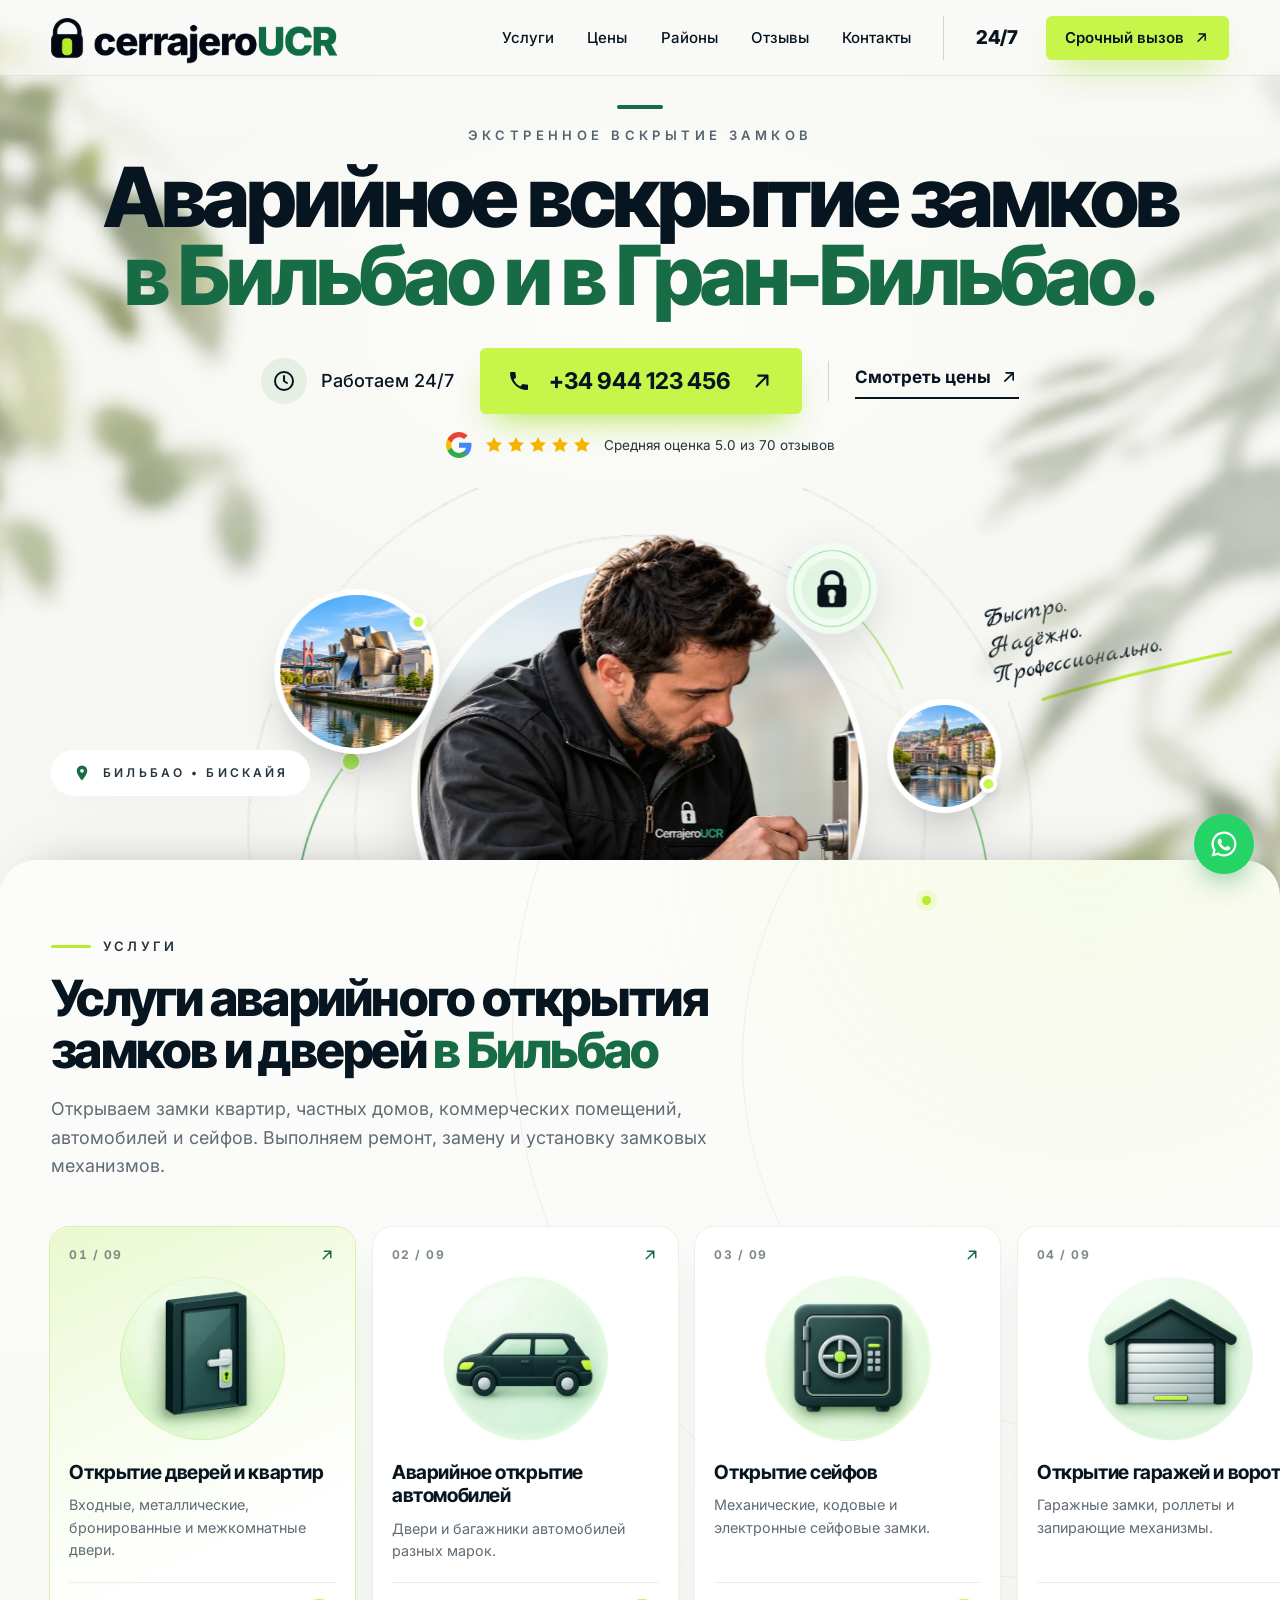
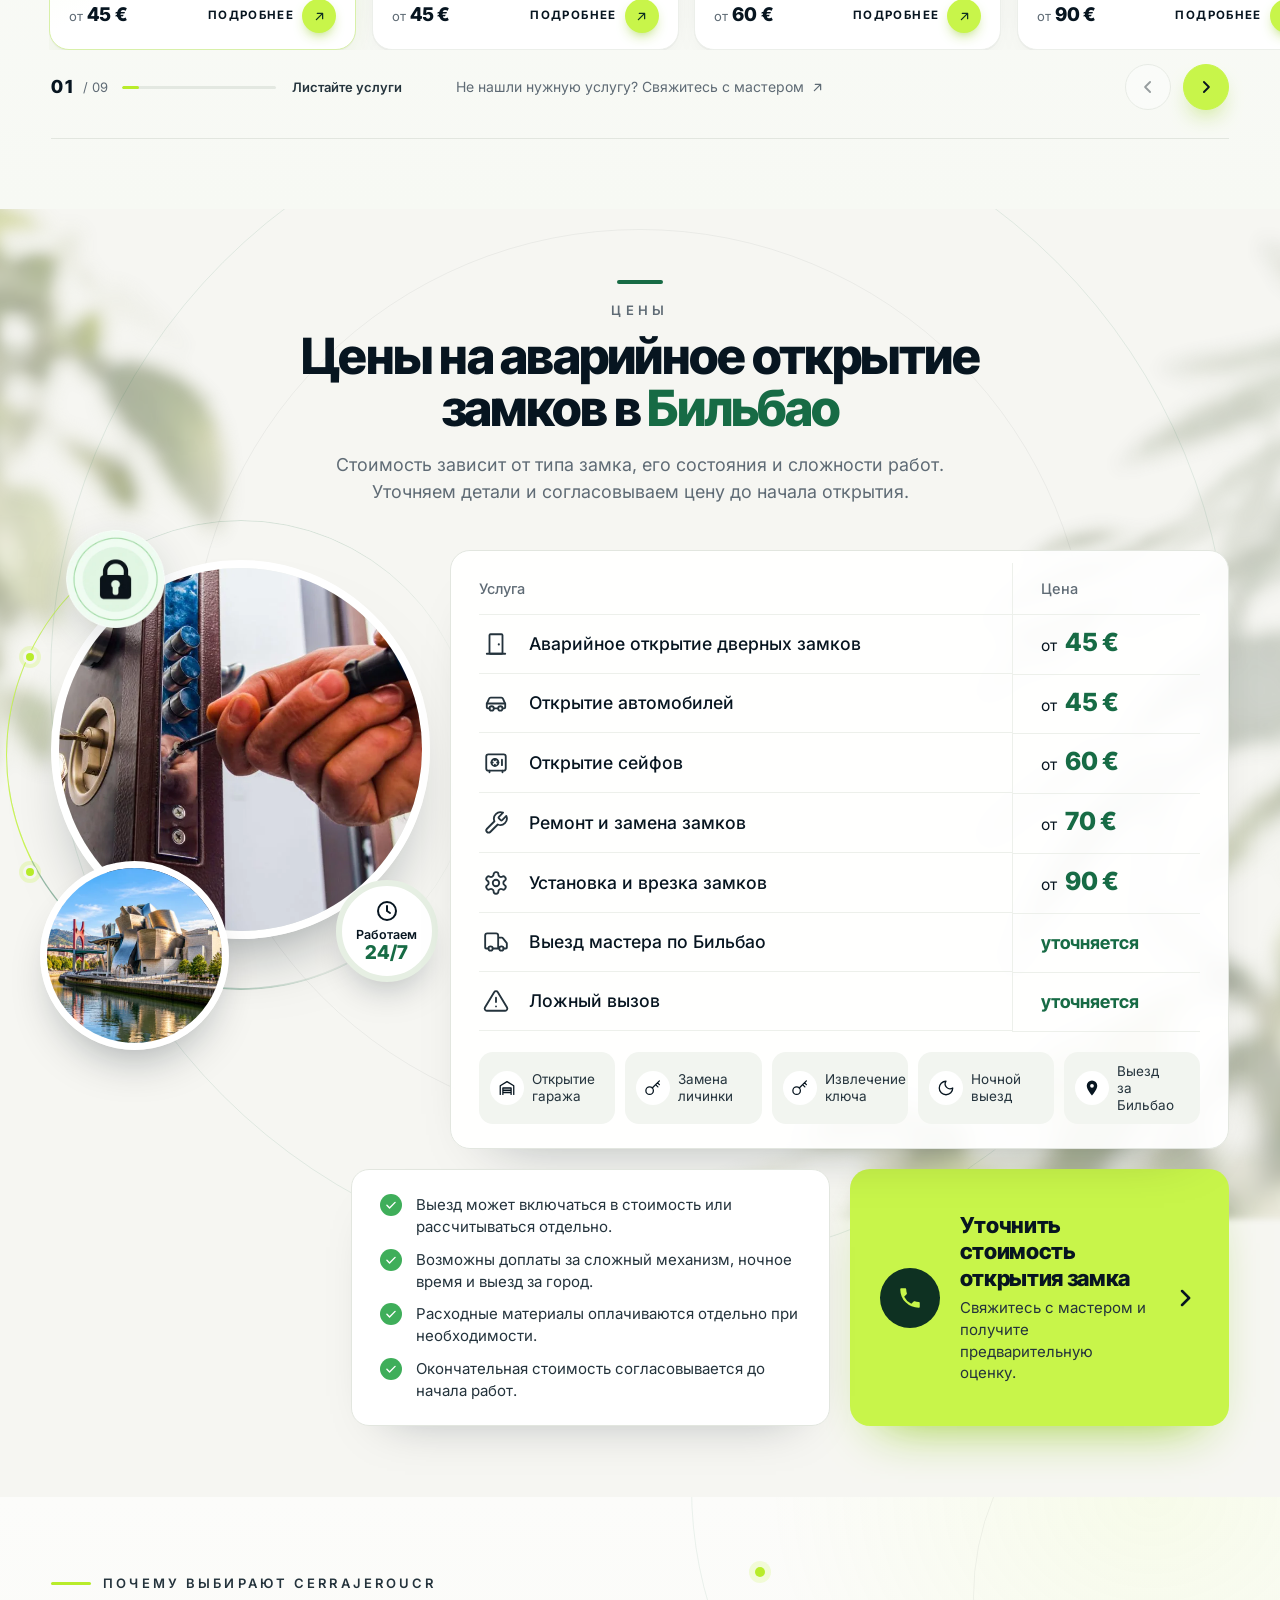
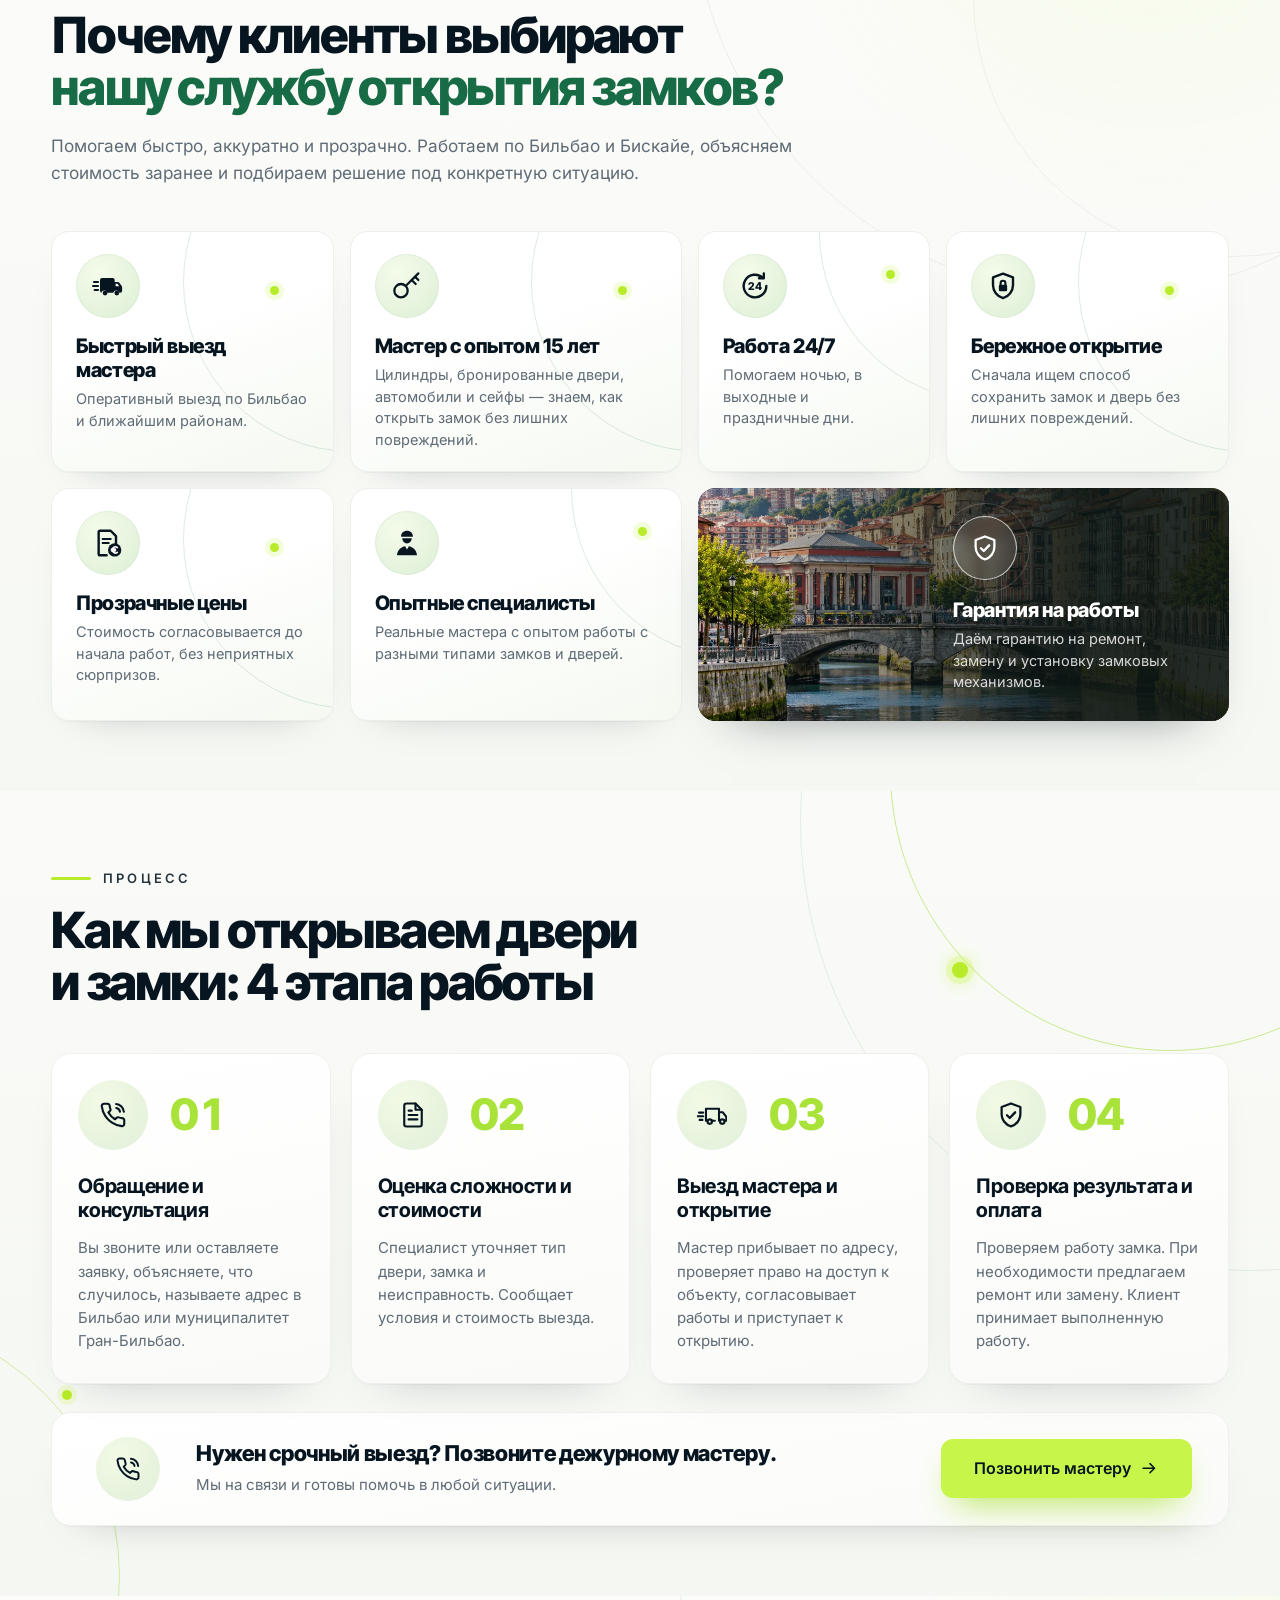
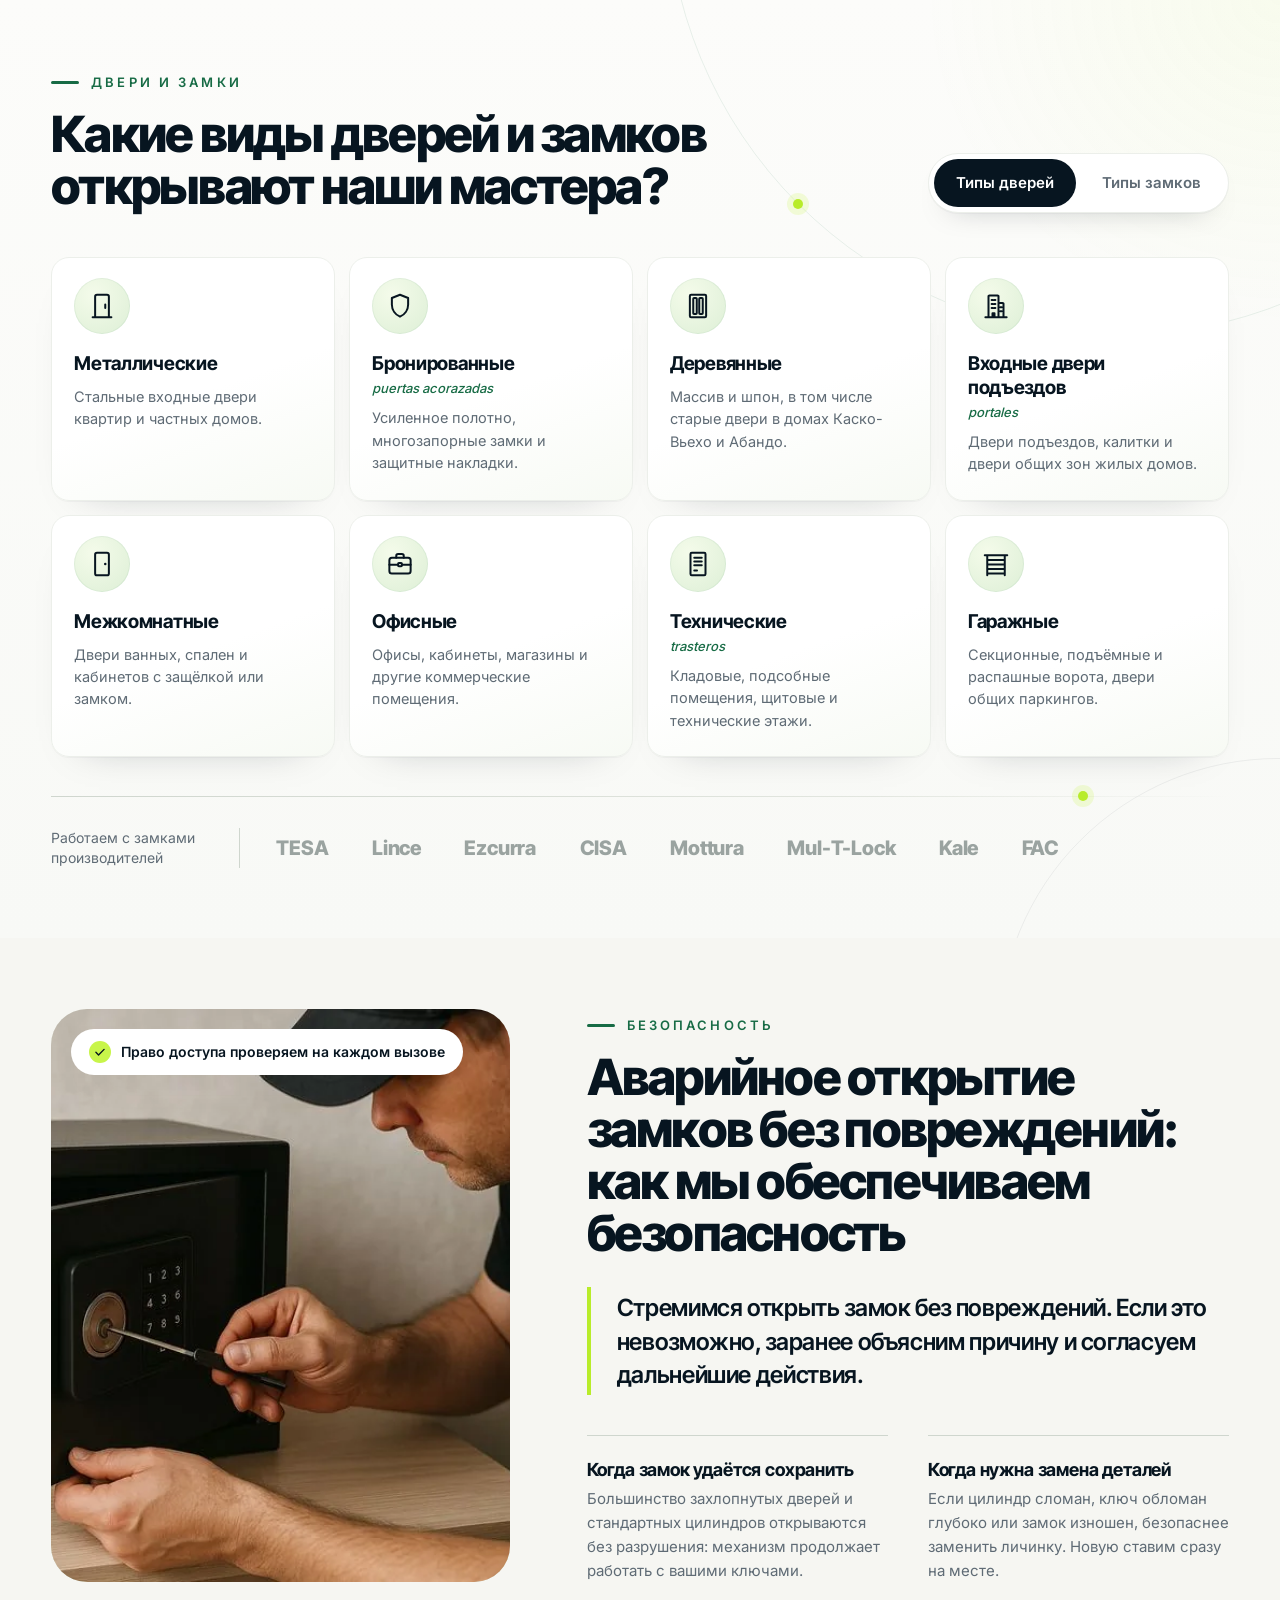
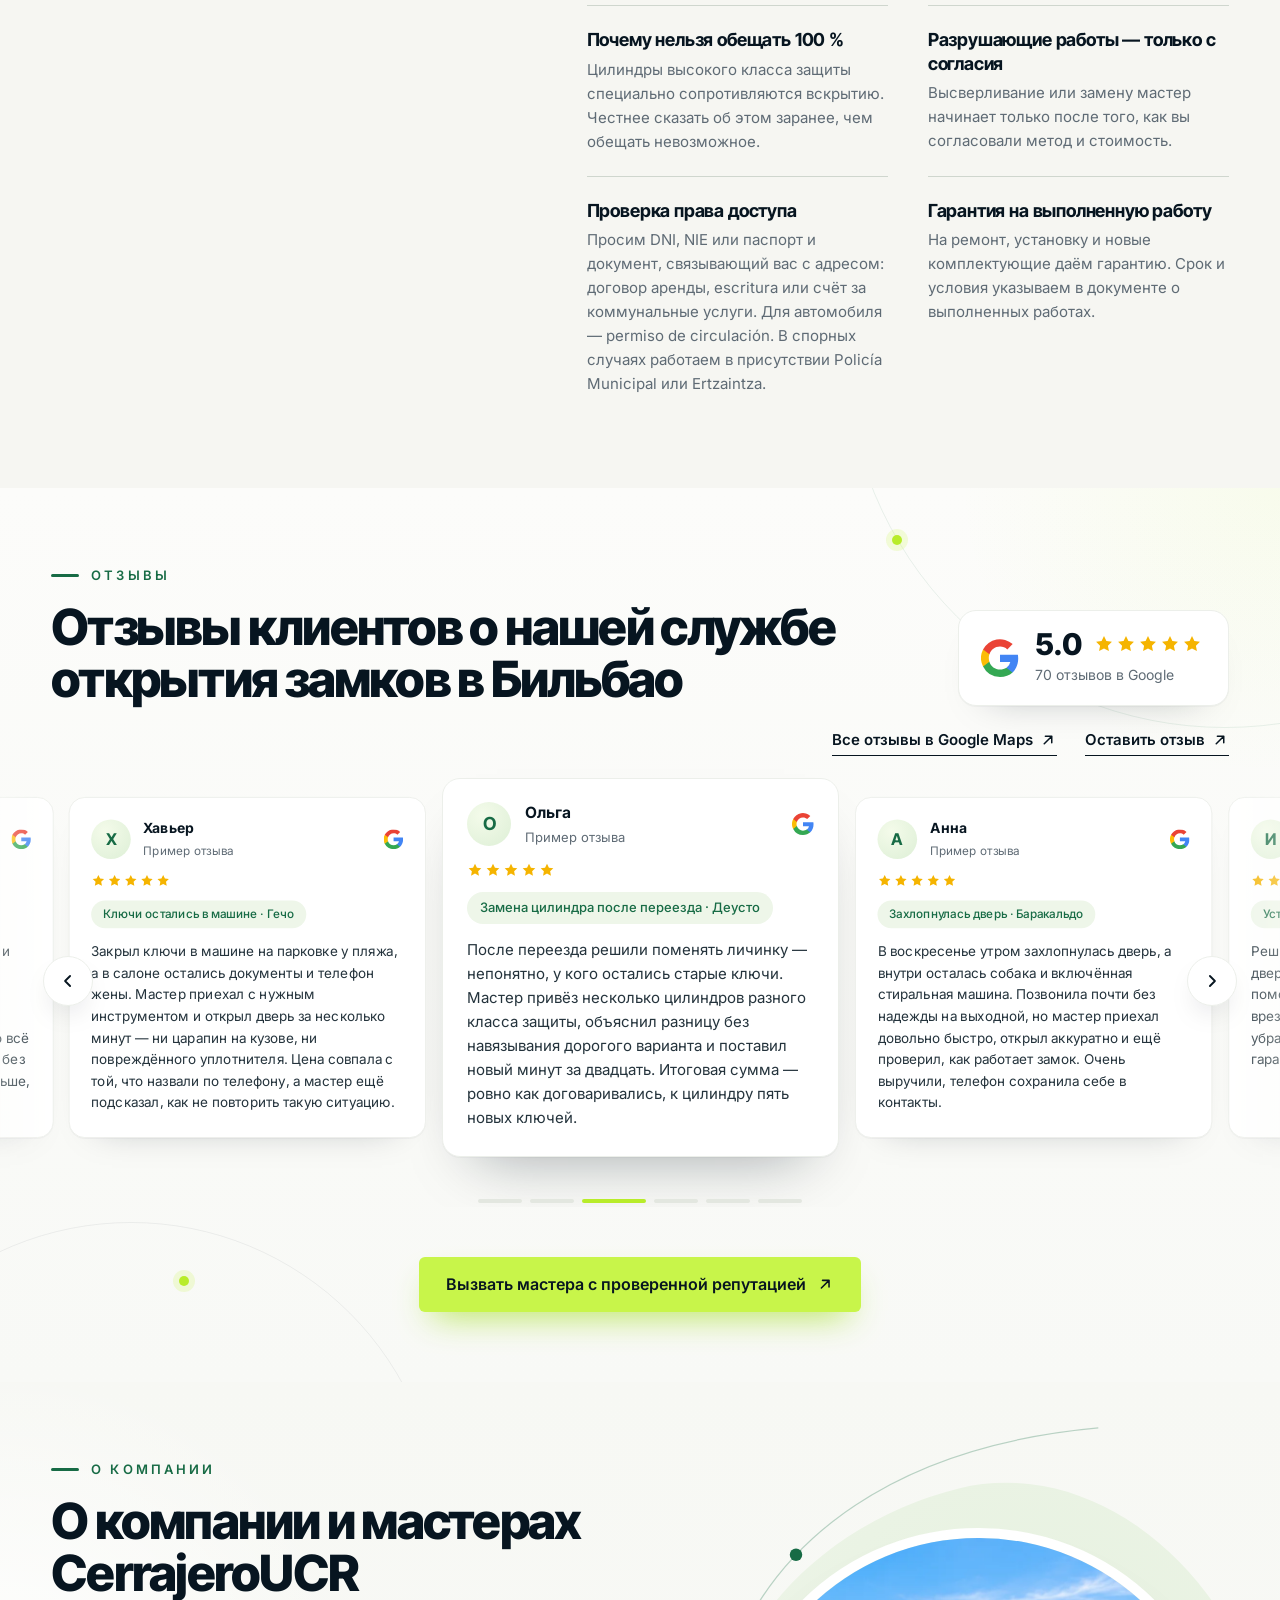
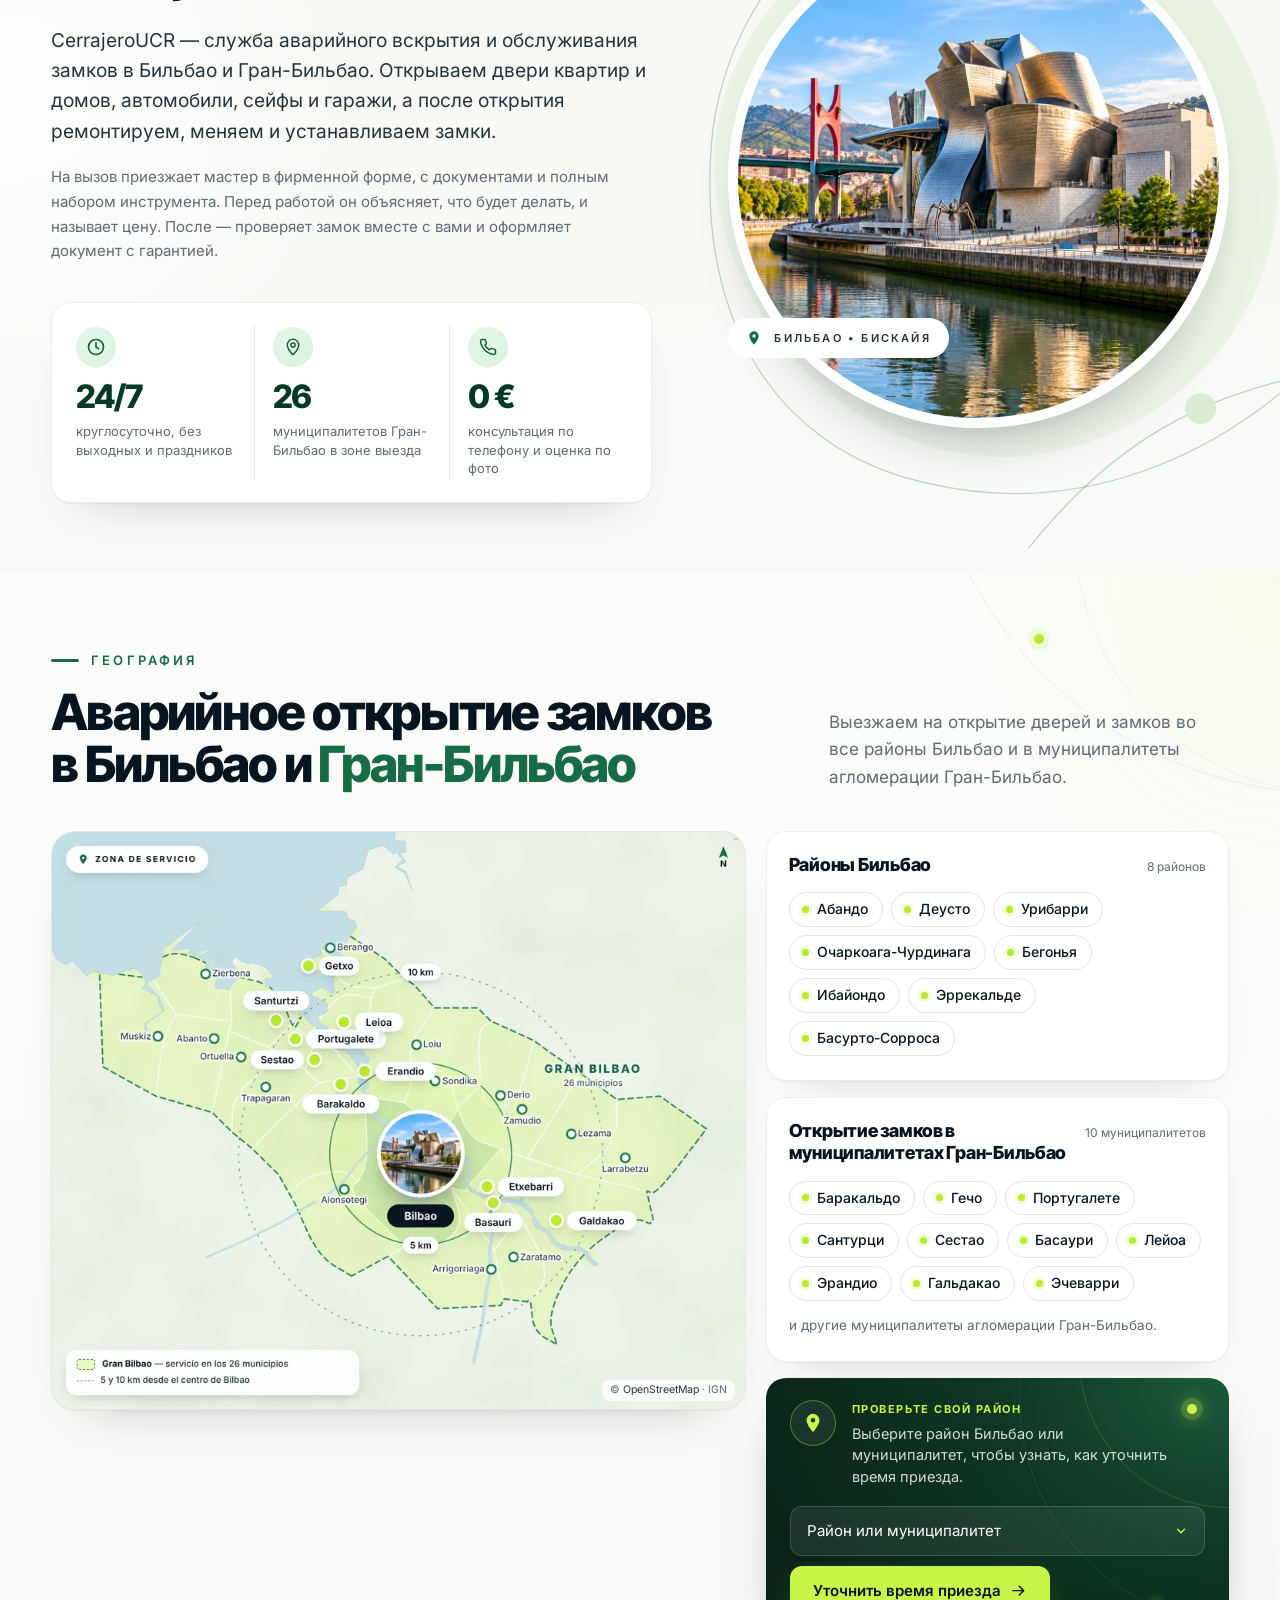
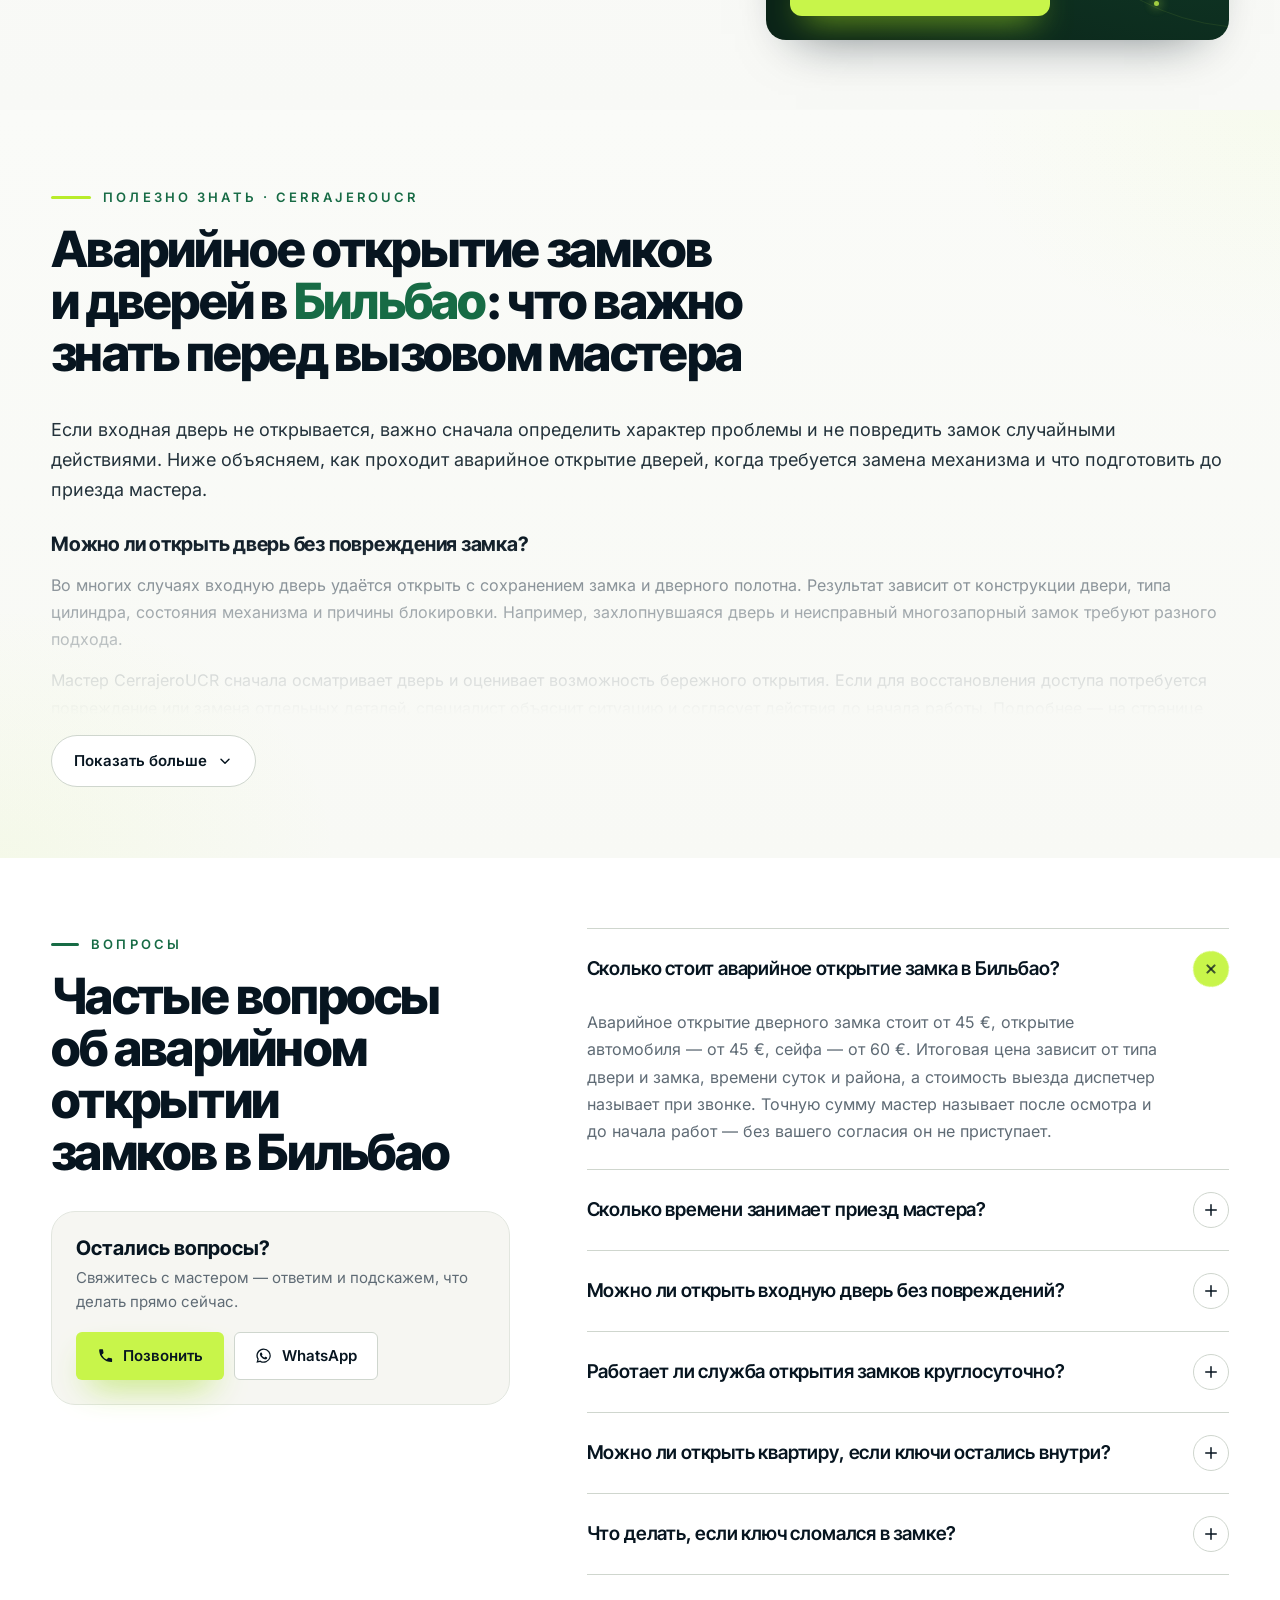
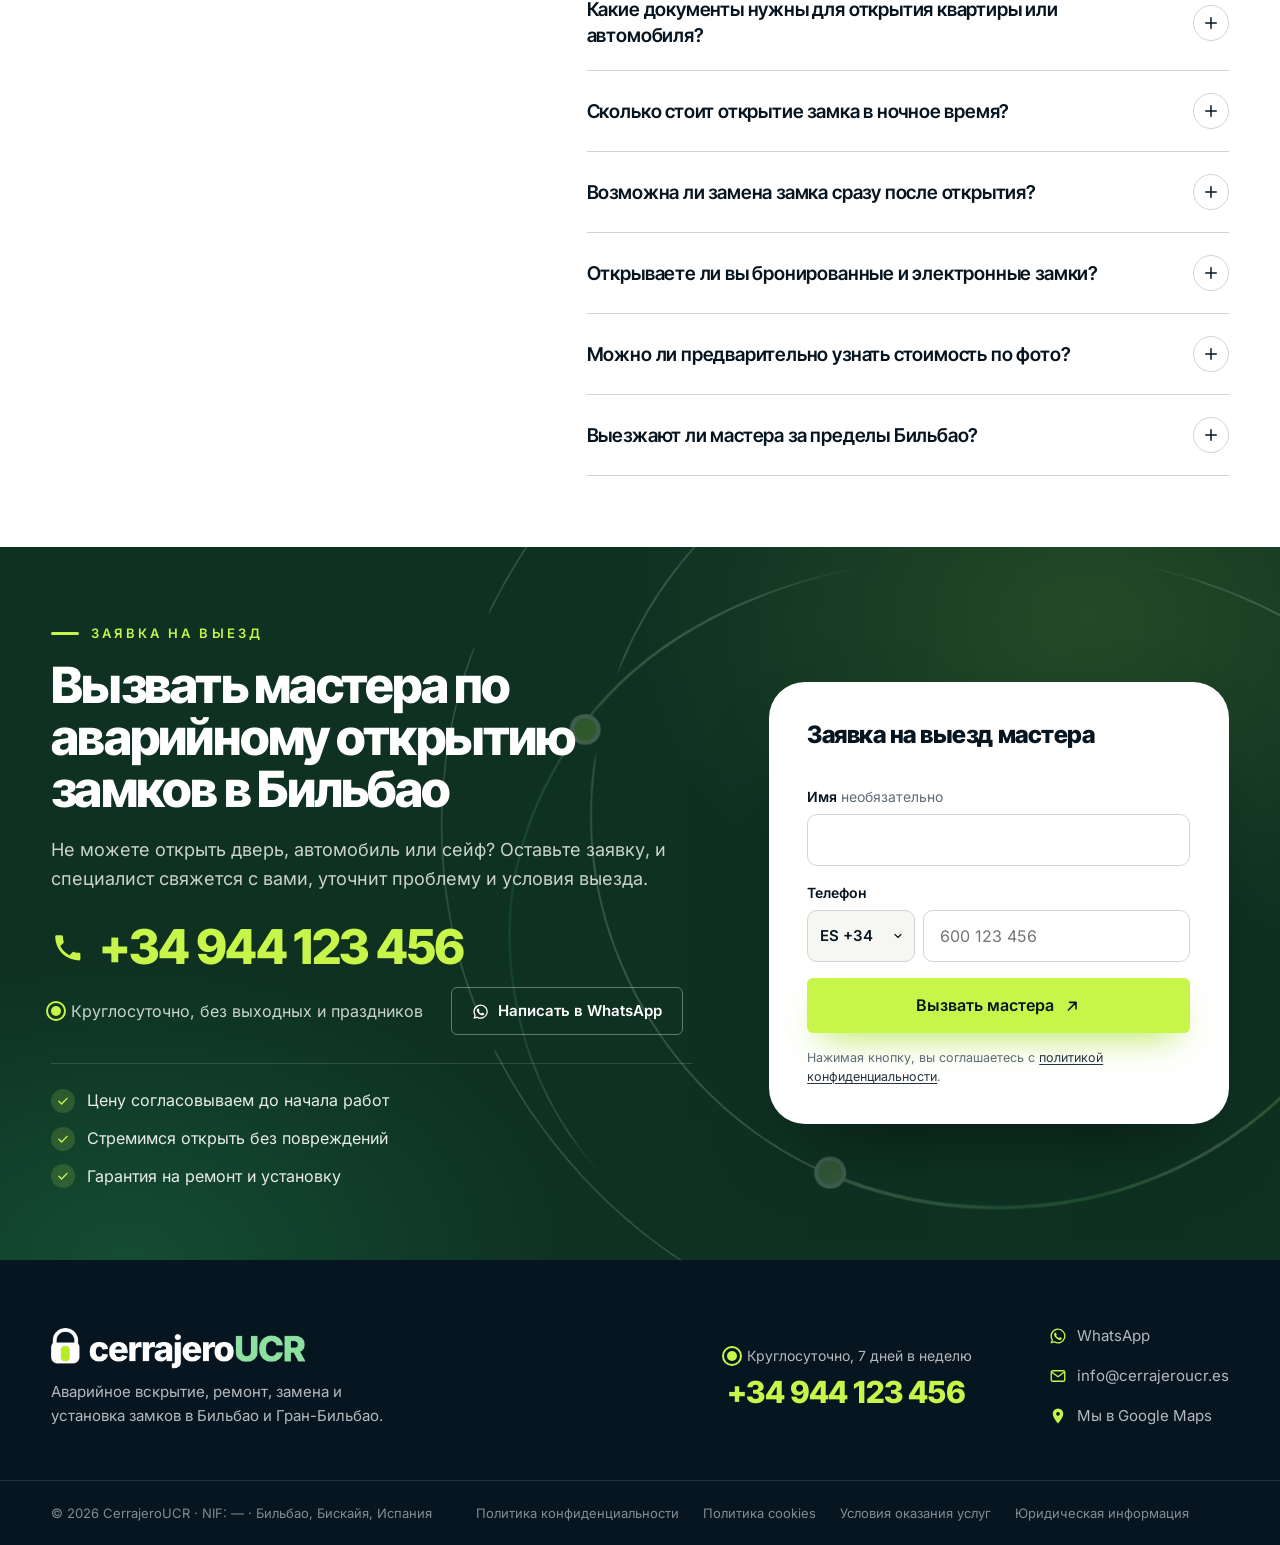
<file: index.html>
<!DOCTYPE html>
<html lang="ru">
<head>
  <meta charset="UTF-8">
  <meta name="viewport" content="width=device-width, initial-scale=1, viewport-fit=cover">

  <!-- TODO: заменить домен cerrajeroucr.es на реальный во всех мета-тегах, schema.org, robots.txt и sitemap.xml -->
  <title>Аварийное вскрытие замков в Бильбао 24/7 — CerrajeroUCR</title>
  <meta name="description" content="Аварийное вскрытие замков в Бильбао и Гран-Бильбао круглосуточно. Открываем двери, автомобили, сейфы и гаражи, меняем и ремонтируем замки. Цена — до начала работ.">
  <link rel="canonical" href="https://cerrajeroucr.es/">
  <meta name="robots" content="index, follow, max-image-preview:large">
  <!-- После перевода: hreflang для испанской версии
  <link rel="alternate" hreflang="es-ES" href="https://cerrajeroucr.es/">
  <link rel="alternate" hreflang="ru-ES" href="https://cerrajeroucr.es/ru/">
  <link rel="alternate" hreflang="x-default" href="https://cerrajeroucr.es/">
  -->

  <meta name="geo.region" content="ES-BI">
  <meta name="geo.placename" content="Bilbao">
  <meta name="geo.position" content="43.2630;-2.9350">
  <meta name="ICBM" content="43.2630, -2.9350">

  <meta property="og:type" content="website">
  <meta property="og:locale" content="ru_RU">
  <meta property="og:site_name" content="CerrajeroUCR">
  <meta property="og:title" content="Аварийное вскрытие замков в Бильбао 24/7 — CerrajeroUCR">
  <meta property="og:description" content="Открываем двери, автомобили, сейфы и гаражи в Бильбао и Гран-Бильбао. Круглосуточно, цена — до начала работ.">
  <meta property="og:url" content="https://cerrajeroucr.es/">
  <meta property="og:image" content="https://cerrajeroucr.es/img/og-image.jpg">
  <meta property="og:image:width" content="1200">
  <meta property="og:image:height" content="630">
  <meta name="twitter:card" content="summary_large_image">

  <meta name="theme-color" content="#F6F6F2">
  <link rel="icon" type="image/png" sizes="32x32" href="img/favicon-32.png">
  <link rel="icon" type="image/png" sizes="192x192" href="img/favicon-192.png">
  <link rel="apple-touch-icon" href="img/apple-touch-icon.png">

  <!-- Шрифты локально (без Google Fonts — GDPR) -->
  <link rel="preload" as="font" type="font/woff2" href="fonts/inter-tight-cyrillic-wght-normal.woff2" crossorigin>
  <link rel="preload" as="font" type="font/woff2" href="fonts/inter-cyrillic-wght-normal.woff2" crossorigin>
  <link rel="preload" as="image" href="img/master.webp" fetchpriority="high">
  <link rel="stylesheet" href="css/style.css">

  <script type="application/ld+json">
  {
    "@context": "https://schema.org",
    "@graph": [
      {
        "@type": "Locksmith",
        "@id": "https://cerrajeroucr.es/#business",
        "name": "CerrajeroUCR",
        "url": "https://cerrajeroucr.es/",
        "logo": "https://cerrajeroucr.es/img/logo.png",
        "image": "https://cerrajeroucr.es/img/og-image.jpg",
        "description": "Аварийное вскрытие, ремонт, замена и установка замков в Бильбао и Гран-Бильбао. Круглосуточно.",
        "telephone": "+34944123456",
        "email": "info@cerrajeroucr.es",
        "priceRange": "€€",
        "currenciesAccepted": "EUR",
        "paymentAccepted": "Cash, Credit Card, Bizum",
        "address": {
          "@type": "PostalAddress",
          "addressLocality": "Bilbao",
          "addressRegion": "Bizkaia",
          "addressCountry": "ES"
        },
        "geo": { "@type": "GeoCoordinates", "latitude": 43.2630, "longitude": -2.9350 },
        "openingHoursSpecification": [{
          "@type": "OpeningHoursSpecification",
          "dayOfWeek": ["Monday","Tuesday","Wednesday","Thursday","Friday","Saturday","Sunday"],
          "opens": "00:00",
          "closes": "23:59"
        }],
        "areaServed": [
          {"@type":"City","name":"Bilbao"},{"@type":"City","name":"Barakaldo"},{"@type":"City","name":"Getxo"},
          {"@type":"City","name":"Portugalete"},{"@type":"City","name":"Santurtzi"},{"@type":"City","name":"Sestao"},
          {"@type":"City","name":"Basauri"},{"@type":"City","name":"Galdakao"},{"@type":"City","name":"Leioa"},
          {"@type":"City","name":"Erandio"},{"@type":"City","name":"Etxebarri"},{"@type":"City","name":"Arrigorriaga"},
          {"@type":"City","name":"Derio"},{"@type":"City","name":"Sondika"},{"@type":"City","name":"Loiu"},
          {"@type":"City","name":"Zamudio"},{"@type":"City","name":"Lezama"},{"@type":"City","name":"Larrabetzu"},
          {"@type":"City","name":"Berango"},{"@type":"City","name":"Alonsotegi"},{"@type":"City","name":"Zaratamo"},
          {"@type":"City","name":"Valle de Trápaga-Trapagaran"},{"@type":"City","name":"Ortuella"},
          {"@type":"City","name":"Abanto y Ciérvana-Abanto Zierbena"},{"@type":"City","name":"Zierbena"},{"@type":"City","name":"Muskiz"}
        ],
        "hasOfferCatalog": {
          "@type": "OfferCatalog",
          "name": "Услуги аварийного открытия замков",
          "itemListElement": [
            {"@type":"Offer","itemOffered":{"@type":"Service","name":"Открытие дверей и квартир"},"priceSpecification":{"@type":"PriceSpecification","minPrice":45,"priceCurrency":"EUR"}},
            {"@type":"Offer","itemOffered":{"@type":"Service","name":"Аварийное открытие автомобилей"},"priceSpecification":{"@type":"PriceSpecification","minPrice":45,"priceCurrency":"EUR"}},
            {"@type":"Offer","itemOffered":{"@type":"Service","name":"Открытие сейфов"},"priceSpecification":{"@type":"PriceSpecification","minPrice":60,"priceCurrency":"EUR"}},
            {"@type":"Offer","itemOffered":{"@type":"Service","name":"Открытие гаражей и ворот"},"priceSpecification":{"@type":"PriceSpecification","minPrice":90,"priceCurrency":"EUR"}},
            {"@type":"Offer","itemOffered":{"@type":"Service","name":"Открытие офисов и помещений"},"priceSpecification":{"@type":"PriceSpecification","minPrice":90,"priceCurrency":"EUR"}},
            {"@type":"Offer","itemOffered":{"@type":"Service","name":"Ремонт дверных замков"},"priceSpecification":{"@type":"PriceSpecification","minPrice":70,"priceCurrency":"EUR"}},
            {"@type":"Offer","itemOffered":{"@type":"Service","name":"Замена замков и личинок"},"priceSpecification":{"@type":"PriceSpecification","minPrice":70,"priceCurrency":"EUR"}},
            {"@type":"Offer","itemOffered":{"@type":"Service","name":"Установка и врезка замков"},"priceSpecification":{"@type":"PriceSpecification","minPrice":90,"priceCurrency":"EUR"}},
            {"@type":"Offer","itemOffered":{"@type":"Service","name":"Извлечение сломанного ключа"},"priceSpecification":{"@type":"PriceSpecification","minPrice":60,"priceCurrency":"EUR"}}
          ]
        }
      },
      {
        "@type": "WebSite",
        "@id": "https://cerrajeroucr.es/#website",
        "url": "https://cerrajeroucr.es/",
        "name": "CerrajeroUCR",
        "inLanguage": "ru"
      },
      {
        "@type": "WebPage",
        "@id": "https://cerrajeroucr.es/#webpage",
        "url": "https://cerrajeroucr.es/",
        "name": "Аварийное вскрытие замков в Бильбао 24/7 — CerrajeroUCR",
        "isPartOf": { "@id": "https://cerrajeroucr.es/#website" },
        "about": { "@id": "https://cerrajeroucr.es/#business" },
        "inLanguage": "ru"
      }
    ]
  }
  </script>
  <!-- FAQ_JSONLD:start -->
  <script type="application/ld+json">
{
  "@context": "https://schema.org",
  "@type": "FAQPage",
  "mainEntity": [
    {
      "@type": "Question",
      "name": "Сколько стоит аварийное открытие замка в Бильбао?",
      "acceptedAnswer": {
        "@type": "Answer",
        "text": "Аварийное открытие дверного замка стоит от 45 €, открытие автомобиля — от 45 €, сейфа — от 60 €. Итоговая цена зависит от типа двери и замка, времени суток и района, а стоимость выезда диспетчер называет при звонке. Точную сумму мастер называет после осмотра и до начала работ — без вашего согласия он не приступает."
      }
    },
    {
      "@type": "Question",
      "name": "Сколько времени занимает приезд мастера?",
      "acceptedAnswer": {
        "@type": "Answer",
        "text": "Время зависит от района, времени суток и загрузки дежурных мастеров. Диспетчер называет ориентировочное время приезда сразу при звонке, а если мастер задерживается — предупреждает заранее. Быстрее всего мы приезжаем в центральные районы Бильбао. В отдалённые муниципалитеты Гран-Бильбао, например в Мускис или Ларрабецу, дорога занимает больше времени."
      }
    },
    {
      "@type": "Question",
      "name": "Можно ли открыть входную дверь без повреждений?",
      "acceptedAnswer": {
        "@type": "Answer",
        "text": "В большинстве случаев — да, особенно если дверь захлопнулась на защёлку, а цилиндр исправен. Бронированные двери и замки высокого класса защиты иногда не позволяют сохранить механизм. Мы стремимся открыть замок без повреждений, а если это невозможно, заранее объясняем причину и согласуем дальнейшие действия и стоимость."
      }
    },
    {
      "@type": "Question",
      "name": "Работает ли служба открытия замков круглосуточно?",
      "acceptedAnswer": {
        "@type": "Answer",
        "text": "Да. Мы принимаем заявки и выезжаем 24 часа в сутки, семь дней в неделю, включая выходные и праздничные дни. Ночью, с 22:00 до 08:00, а также в выходные и праздники действует доплата — её размер диспетчер называет при звонке, до выезда мастера."
      }
    },
    {
      "@type": "Question",
      "name": "Можно ли открыть квартиру, если ключи остались внутри?",
      "acceptedAnswer": {
        "@type": "Answer",
        "text": "Да, это одна из самых частых ситуаций. Если дверь захлопнулась, а ключ остался в замке с внутренней стороны, мастер подберёт способ, который подходит именно для такого случая. После открытия мы попросим показать документ, подтверждающий, что вы живёте по этому адресу: DNI, NIE, договор аренды или счёт за коммунальные услуги."
      }
    },
    {
      "@type": "Question",
      "name": "Что делать, если ключ сломался в замке?",
      "acceptedAnswer": {
        "@type": "Answer",
        "text": "Не пытайтесь вытащить обломок шпилькой или клеем: так его можно протолкнуть глубже и повредить цилиндр. Если дверь открыта — не закрывайте её. Позвоните мастеру: он извлечёт обломок специальным инструментом, проверит механизм и, если цилиндр пострадал, предложит заменить его на месте. Извлечение ключа стоит от 60 €."
      }
    },
    {
      "@type": "Question",
      "name": "Какие документы нужны для открытия квартиры или автомобиля?",
      "acceptedAnswer": {
        "@type": "Answer",
        "text": "Для квартиры или дома — документ с фото (DNI, NIE или паспорт) и подтверждение связи с адресом: справка о прописке (empadronamiento), договор аренды, escritura или счёт за коммунальные услуги. Для автомобиля — permiso de circulación или другие документы на машину. Если документы внутри, проверяем их сразу после открытия. В спорных ситуациях работаем в присутствии полиции."
      }
    },
    {
      "@type": "Question",
      "name": "Сколько стоит открытие замка в ночное время?",
      "acceptedAnswer": {
        "@type": "Answer",
        "text": "С 22:00 до 08:00, а также в выходные и праздничные дни к базовой стоимости добавляется доплата — её размер зависит от времени и сложности работ. Полную сумму с учётом доплаты мы называем при звонке — до того, как мастер выедет к вам, чтобы ночной вызов не обернулся неожиданным счётом."
      }
    },
    {
      "@type": "Question",
      "name": "Возможна ли замена замка сразу после открытия?",
      "acceptedAnswer": {
        "@type": "Answer",
        "text": "Да. Мастер возит с собой популярные цилиндры и замки разных классов защиты, поэтому замену обычно выполняем в тот же визит. Если для вашей двери нужна особая модель, например для бронированной двери, подберём её и согласуем время повторного визита. Цену материалов называем до установки."
      }
    },
    {
      "@type": "Question",
      "name": "Открываете ли вы бронированные и электронные замки?",
      "acceptedAnswer": {
        "@type": "Answer",
        "text": "Да, мы работаем с бронированными дверями (puertas acorazadas), многозапорными, кодовыми и электронными замками. Это более сложные вызовы: стоимость начинается от 150 € и зависит от модели и класса защиты. Для электронного замка уточните модель и что именно не работает — разряжена батарея, сбой или механическая поломка."
      }
    },
    {
      "@type": "Question",
      "name": "Можно ли предварительно узнать стоимость по фото?",
      "acceptedAnswer": {
        "@type": "Answer",
        "text": "Да. Отправьте фото замка с обеих сторон двери через форму на сайте или в WhatsApp и коротко опишите ситуацию. Снимки удобно сделать прямо с телефона: снаружи — цилиндр крупным планом, изнутри — ручку и задвижку. Мастер определит тип механизма и назовёт ориентировочную стоимость. Окончательная цена подтверждается на месте после осмотра — до начала работ."
      }
    },
    {
      "@type": "Question",
      "name": "Выезжают ли мастера за пределы Бильбао?",
      "acceptedAnswer": {
        "@type": "Answer",
        "text": "Да, мы работаем во всех 26 муниципалитетах Гран-Бильбао: на левом берегу (Баракальдо, Сестао, Португалете, Сантурци), на правом (Гечо, Лейоа, Эрандио), в долине Асуа, в Басаури, Гальдакао и других. Стоимость выезда за пределы Бильбао зависит от расстояния — диспетчер назовёт её при звонке."
      }
    }
  ]
}
  </script>
  <!-- FAQ_JSONLD:end -->
</head>
<body>

<svg class="sprite" aria-hidden="true" focusable="false" xmlns="http://www.w3.org/2000/svg">
  <symbol id="i-arrow" viewBox="0 0 24 24"><path d="M7 17 17 7M8.5 7H17v8.5" fill="none" stroke="currentColor" stroke-width="2" stroke-linecap="round" stroke-linejoin="round"/></symbol>
  <symbol id="i-arrow-right" viewBox="0 0 24 24"><path d="M4 12h15M13 6l6 6-6 6" fill="none" stroke="currentColor" stroke-width="2" stroke-linecap="round" stroke-linejoin="round"/></symbol>
  <symbol id="i-phone" viewBox="0 0 24 24"><path fill="currentColor" d="M6.6 10.8a15.2 15.2 0 0 0 6.6 6.6l2.2-2.2c.3-.3.7-.4 1-.2 1.1.4 2.3.6 3.6.6.6 0 1 .4 1 1V20c0 .6-.4 1-1 1A17 17 0 0 1 3 4c0-.6.4-1 1-1h3.5c.6 0 1 .4 1 1 0 1.3.2 2.5.6 3.6.1.3 0 .7-.2 1z"/></symbol>
  <symbol id="i-clock" viewBox="0 0 24 24"><circle cx="12" cy="12" r="9" fill="none" stroke="currentColor" stroke-width="2"/><path d="M12 7v5l3 2" fill="none" stroke="currentColor" stroke-width="2" stroke-linecap="round" stroke-linejoin="round"/></symbol>
  <symbol id="i-pin" viewBox="0 0 24 24"><path fill="currentColor" d="M12 2a7 7 0 0 0-7 7c0 5.2 7 13 7 13s7-7.8 7-13a7 7 0 0 0-7-7zm0 9.5A2.5 2.5 0 1 1 12 6.5a2.5 2.5 0 0 1 0 5z"/></symbol>
  <symbol id="i-star" viewBox="0 0 24 24"><path fill="currentColor" d="m12 2.5 2.9 6 6.6.9-4.8 4.6 1.2 6.5L12 17.4l-5.9 3.1 1.2-6.5L2.5 9.4l6.6-.9z"/></symbol>
  <symbol id="i-check" viewBox="0 0 24 24"><path d="m5 12.5 4.5 4.5L19 7.5" fill="none" stroke="currentColor" stroke-width="2.4" stroke-linecap="round" stroke-linejoin="round"/></symbol>
  <symbol id="i-chev-left" viewBox="0 0 24 24"><path d="M14.5 6 8.5 12l6 6" fill="none" stroke="currentColor" stroke-width="2.2" stroke-linecap="round" stroke-linejoin="round"/></symbol>
  <symbol id="i-chev-right" viewBox="0 0 24 24"><path d="m9.5 6 6 6-6 6" fill="none" stroke="currentColor" stroke-width="2.2" stroke-linecap="round" stroke-linejoin="round"/></symbol>
  <symbol id="i-door" viewBox="0 0 24 24"><g fill="none" stroke="currentColor" stroke-width="1.7" stroke-linecap="round" stroke-linejoin="round"><rect x="6" y="3" width="12" height="18" rx="1"/><path d="M3.5 21h17"/></g><circle cx="14.6" cy="12.4" r="1" fill="currentColor"/></symbol>
  <symbol id="i-car" viewBox="0 0 24 24"><g fill="none" stroke="currentColor" stroke-width="1.7" stroke-linecap="round" stroke-linejoin="round"><path d="M3.5 16v-3.2L5.6 8a1.6 1.6 0 0 1 1.5-1h9.8a1.6 1.6 0 0 1 1.5 1l2.1 4.8V16a1 1 0 0 1-1 1h-1M6 17H4.5a1 1 0 0 1-1-1"/><path d="M3.5 12.5h17M10 17h4"/><circle cx="8" cy="17" r="2"/><circle cx="16" cy="17" r="2"/></g></symbol>
  <symbol id="i-safe" viewBox="0 0 24 24"><g fill="none" stroke="currentColor" stroke-width="1.7" stroke-linecap="round" stroke-linejoin="round"><rect x="3" y="4" width="18" height="15" rx="2"/><circle cx="11" cy="11.5" r="3.2"/><path d="M11 8.3v1.2M11 13.5v1.2M7.8 11.5H9M13 11.5h1.2M17.5 9v5M6 19v1.5M18 19v1.5"/></g></symbol>
  <symbol id="i-wrench" viewBox="0 0 24 24"><path fill="none" stroke="currentColor" stroke-width="1.7" stroke-linecap="round" stroke-linejoin="round" d="M14.7 6.3a1 1 0 0 0 0 1.4l1.6 1.6a1 1 0 0 0 1.4 0l3.8-3.8a6 6 0 0 1-7.9 7.9l-6.9 6.9a2.1 2.1 0 0 1-3-3l6.9-6.9a6 6 0 0 1 7.9-7.9z"/></symbol>
  <symbol id="i-gear" viewBox="0 0 24 24"><g fill="none" stroke="currentColor" stroke-width="1.7" stroke-linecap="round" stroke-linejoin="round"><path d="M12.2 2h-.4a2 2 0 0 0-2 2v.2a2 2 0 0 1-1 1.7l-.4.3a2 2 0 0 1-2 0l-.2-.1a2 2 0 0 0-2.7.7l-.2.4a2 2 0 0 0 .7 2.7l.2.1a2 2 0 0 1 1 1.7v.5a2 2 0 0 1-1 1.7l-.2.1a2 2 0 0 0-.7 2.7l.2.4a2 2 0 0 0 2.7.7l.2-.1a2 2 0 0 1 2 0l.4.3a2 2 0 0 1 1 1.7v.2a2 2 0 0 0 2 2h.4a2 2 0 0 0 2-2v-.2a2 2 0 0 1 1-1.7l.4-.3a2 2 0 0 1 2 0l.2.1a2 2 0 0 0 2.7-.7l.2-.4a2 2 0 0 0-.7-2.7l-.2-.1a2 2 0 0 1-1-1.7v-.5a2 2 0 0 1 1-1.7l.2-.1a2 2 0 0 0 .7-2.7l-.2-.4a2 2 0 0 0-2.7-.7l-.2.1a2 2 0 0 1-2 0l-.4-.3a2 2 0 0 1-1-1.7V4a2 2 0 0 0-2-2z"/><circle cx="12" cy="12" r="3"/></g></symbol>
  <symbol id="i-truck" viewBox="0 0 24 24"><g fill="none" stroke="currentColor" stroke-width="1.7" stroke-linecap="round" stroke-linejoin="round"><path d="M14 18V6a2 2 0 0 0-2-2H4a2 2 0 0 0-2 2v11a1 1 0 0 0 1 1h2M15 18H9M19 18h2a1 1 0 0 0 1-1v-3.6a1 1 0 0 0-.2-.6l-3.5-4.4a1 1 0 0 0-.8-.4H14"/><circle cx="17" cy="18" r="2"/><circle cx="7" cy="18" r="2"/></g></symbol>
  <symbol id="i-warning" viewBox="0 0 24 24"><g fill="none" stroke="currentColor" stroke-width="1.7" stroke-linecap="round" stroke-linejoin="round"><path d="M10.3 3.9 1.8 18a2 2 0 0 0 1.7 3h17a2 2 0 0 0 1.7-3L13.7 3.9a2 2 0 0 0-3.4 0z"/><path d="M12 9v4M12 17h.01"/></g></symbol>
  <symbol id="i-garage" viewBox="0 0 24 24"><g fill="none" stroke="currentColor" stroke-width="1.7" stroke-linecap="round" stroke-linejoin="round"><path d="M3 20.5V9l9-5.5L21 9v11.5"/><path d="M6.5 20.5V12h11v8.5M6.5 15h11M6.5 18h11"/></g></symbol>
  <symbol id="i-key" viewBox="0 0 24 24"><g fill="none" stroke="currentColor" stroke-width="1.7" stroke-linecap="round" stroke-linejoin="round"><circle cx="7.5" cy="15.5" r="5"/><path d="m11 12 9.5-9.5M15.5 7.5l3 3M18 5l2.5 2.5"/></g></symbol>
  <symbol id="i-moon" viewBox="0 0 24 24"><path fill="none" stroke="currentColor" stroke-width="1.7" stroke-linecap="round" stroke-linejoin="round" d="M12 3a6.5 6.5 0 0 0 9 9 9 9 0 1 1-9-9z"/></symbol>
  <symbol id="i-van" viewBox="0 0 24 24"><path fill="currentColor" d="M6 7.5A1.5 1.5 0 0 1 7.5 6h8A1.5 1.5 0 0 1 17 7.5V9h2.3c.5 0 .9.2 1.2.6l1.8 2.4c.2.3.3.6.3.9v2.6a1.5 1.5 0 0 1-1.5 1.5h-.6a2.4 2.4 0 0 0-4.6 0h-4.4a2.4 2.4 0 0 0-4.6 0H7.5A1.5 1.5 0 0 1 6 15.5z"/><path fill="#fff" d="M17.7 10.3h1.4l1.4 1.9h-2.8z"/><circle cx="9.8" cy="17.3" r="1.8" fill="currentColor"/><circle cx="18.6" cy="17.3" r="1.8" fill="currentColor"/><path d="M1.5 9h3M.8 12h3.7M2 15h2.5" fill="none" stroke="currentColor" stroke-width="1.6" stroke-linecap="round"/></symbol>
  <symbol id="i-clock24" viewBox="0 0 24 24"><path d="M20.5 12a8.5 8.5 0 1 1-2.5-6" fill="none" stroke="currentColor" stroke-width="1.8" stroke-linecap="round"/><path d="M18.6 2.6v3.6h-3.6" fill="none" stroke="currentColor" stroke-width="1.8" stroke-linecap="round" stroke-linejoin="round"/><text x="12.2" y="15.3" text-anchor="middle" font-size="8" font-weight="800" fill="currentColor" font-family="Inter Tight, Inter, Arial, sans-serif">24</text></symbol>
  <symbol id="i-shield-lock" viewBox="0 0 24 24"><path d="M12 2.8 4.5 5.6v5.6c0 4.6 3.1 8.6 7.5 9.9 4.4-1.3 7.5-5.3 7.5-9.9V5.6z" fill="none" stroke="currentColor" stroke-width="1.8" stroke-linejoin="round"/><path d="M10.2 11.2V9.9a1.8 1.8 0 0 1 3.6 0v1.3" fill="none" stroke="currentColor" stroke-width="1.6"/><rect x="8.9" y="11.1" width="6.2" height="4.9" rx="1" fill="currentColor"/></symbol>
  <symbol id="i-doc-euro" viewBox="0 0 24 24"><path d="M6 2.8h8l4 4V13M11 21.2H6a1 1 0 0 1-1-1V3.8a1 1 0 0 1 1-1" fill="none" stroke="currentColor" stroke-width="1.8" stroke-linecap="round" stroke-linejoin="round"/><path d="M8 9h6M8 12h4.5" fill="none" stroke="currentColor" stroke-width="1.6" stroke-linecap="round"/><circle cx="17" cy="17.2" r="5" fill="currentColor"/><path d="M19 15.4a2.3 2.3 0 1 0 0 3.6M14.6 16.6h3M14.6 17.9h3" fill="none" stroke="#fff" stroke-width="1.2" stroke-linecap="round"/></symbol>
  <symbol id="i-worker" viewBox="0 0 24 24"><path fill="currentColor" d="M12 2.8c-2.6 0-4.4 1.8-4.4 4.1v.4h8.8v-.4c0-2.3-1.8-4.1-4.4-4.1z"/><path fill="currentColor" d="M8.4 8.4h7.2c-.2 2.2-1.7 3.9-3.6 3.9s-3.4-1.7-3.6-3.9zM4.5 21.2c.2-3.9 3.2-6.4 6.1-6.8l1.4 2.4 1.4-2.4c2.9.4 5.9 2.9 6.1 6.8z"/></symbol>
  <symbol id="i-shield-check" viewBox="0 0 24 24"><path d="M12 2.8 4.5 5.6v5.6c0 4.6 3.1 8.6 7.5 9.9 4.4-1.3 7.5-5.3 7.5-9.9V5.6z" fill="none" stroke="currentColor" stroke-width="1.8" stroke-linejoin="round"/><path d="m8.8 12.2 2.2 2.2 4.3-4.5" fill="none" stroke="currentColor" stroke-width="1.9" stroke-linecap="round" stroke-linejoin="round"/></symbol>
  <symbol id="i-phone-ring" viewBox="0 0 24 24"><g fill="none" stroke="currentColor" stroke-width="1.7" stroke-linecap="round" stroke-linejoin="round"><path d="M21 16.4v2.7a1.8 1.8 0 0 1-2 1.8 17.8 17.8 0 0 1-7.8-2.8 17.6 17.6 0 0 1-5.4-5.4A17.8 17.8 0 0 1 3 4.9 1.8 1.8 0 0 1 4.8 3h2.7a1.8 1.8 0 0 1 1.8 1.5c.1.9.3 1.7.6 2.5a1.8 1.8 0 0 1-.4 1.9L8.3 10a14.4 14.4 0 0 0 5.4 5.4l1.1-1.1a1.8 1.8 0 0 1 1.9-.4c.8.3 1.6.5 2.5.6a1.8 1.8 0 0 1 1.8 1.9z"/><path d="M14.5 3.2a6.8 6.8 0 0 1 6.2 6.2M14.6 6.4a3.6 3.6 0 0 1 3 3"/></g></symbol>
  <symbol id="i-doc" viewBox="0 0 24 24"><g fill="none" stroke="currentColor" stroke-width="1.7" stroke-linecap="round" stroke-linejoin="round"><path d="M14 2.8H6.8a1.8 1.8 0 0 0-1.8 1.8v14.8a1.8 1.8 0 0 0 1.8 1.8h10.4a1.8 1.8 0 0 0 1.8-1.8V7.8z"/><path d="M14 2.8v5h5M8.5 12h7M8.5 15.5h7M8.5 8.5h2.5"/></g></symbol>
  <symbol id="i-van-line" viewBox="0.6 4.2 21.4 15"><g fill="none" stroke="currentColor" stroke-width="1.5" stroke-linecap="round" stroke-linejoin="round"><path d="M7 7.2h9.3v8.6M7 7.2v8.6h1.3M16.3 9.7h2.6l2.6 3.3v2.8h-1.3M13.3 15.8H11"/><circle cx="9.7" cy="16.4" r="1.6"/><circle cx="18.6" cy="16.4" r="1.6"/><path d="M2 10h3M1 12.6h4M2.5 15.2h2"/></g></symbol>
  <symbol id="i-plus" viewBox="0 0 24 24"><path d="M12 5v14M5 12h14" fill="none" stroke="currentColor" stroke-width="2" stroke-linecap="round"/></symbol>
  <symbol id="i-camera" viewBox="0 0 24 24"><path d="M4 8h3l2-3h6l2 3h3a1 1 0 0 1 1 1v10a1 1 0 0 1-1 1H4a1 1 0 0 1-1-1V9a1 1 0 0 1 1-1z" fill="none" stroke="currentColor" stroke-width="1.8" stroke-linejoin="round"/><circle cx="12" cy="13.5" r="3.5" fill="none" stroke="currentColor" stroke-width="1.8"/></symbol>
  <symbol id="i-mail" viewBox="0 0 24 24"><rect x="3" y="5" width="18" height="14" rx="2" fill="none" stroke="currentColor" stroke-width="1.8"/><path d="m4 7 8 6 8-6" fill="none" stroke="currentColor" stroke-width="1.8" stroke-linejoin="round"/></symbol>
  <symbol id="i-close" viewBox="0 0 24 24"><path d="M6 6l12 12M18 6 6 18" fill="none" stroke="currentColor" stroke-width="2" stroke-linecap="round"/></symbol>
  <symbol id="i-wa" viewBox="0 0 24 24"><path fill="currentColor" d="M12 2a10 10 0 0 0-8.6 15.1L2 22l5-1.3A10 10 0 1 0 12 2zm0 18.2c-1.5 0-3-.4-4.2-1.2l-.3-.2-3 .8.8-2.9-.2-.3A8.2 8.2 0 1 1 12 20.2z"/><path fill="currentColor" d="M16.6 14.3c-.3-.1-1.5-.7-1.7-.8-.2-.1-.4-.1-.6.1l-.8 1c-.1.2-.3.2-.5.1a6.7 6.7 0 0 1-3.4-2.9c-.3-.4.3-.4.7-1.4.1-.2 0-.3 0-.4l-.8-1.8c-.2-.5-.4-.4-.6-.4h-.5c-.2 0-.4.1-.7.3-.2.3-.9.9-.9 2.1s.9 2.4 1 2.6c.1.2 1.8 2.7 4.3 3.8 1.6.7 2.2.7 3 .6.5-.1 1.5-.6 1.7-1.2.2-.6.2-1.1.1-1.2z"/></symbol>
  <symbol id="i-google" viewBox="0 0 24 24"><path fill="#4285F4" d="M23.5 12.3c0-.8-.1-1.6-.2-2.3H12v4.5h6.5a5.6 5.6 0 0 1-2.4 3.6v3h3.9c2.2-2.1 3.5-5.2 3.5-8.8z"/><path fill="#34A853" d="M12 24c3.2 0 6-1.1 7.9-2.9l-3.9-3c-1.1.7-2.4 1.2-4 1.2-3.1 0-5.8-2.1-6.7-5H1.3v3.1A12 12 0 0 0 12 24z"/><path fill="#FBBC05" d="M5.3 14.3a7.2 7.2 0 0 1 0-4.6V6.6h-4a12 12 0 0 0 0 10.8z"/><path fill="#EA4335" d="M12 4.8c1.8 0 3.4.6 4.6 1.8l3.4-3.4A12 12 0 0 0 1.3 6.6l4 3.1C6.2 6.9 8.9 4.8 12 4.8z"/></symbol>
  <symbol id="i-pin-line" viewBox="0 0 24 24"><g fill="none" stroke="currentColor" stroke-width="1.8" stroke-linecap="round" stroke-linejoin="round"><path d="M12 21.2s-6.8-6.3-6.8-11.6a6.8 6.8 0 0 1 13.6 0c0 5.3-6.8 11.6-6.8 11.6z"/><circle cx="12" cy="9.6" r="2.5"/></g></symbol>
  <symbol id="i-phone-line" viewBox="0 0 24 24"><path fill="none" stroke="currentColor" stroke-width="1.8" stroke-linecap="round" stroke-linejoin="round" d="M21 16.4v2.7a1.8 1.8 0 0 1-2 1.8 17.8 17.8 0 0 1-7.8-2.8 17.6 17.6 0 0 1-5.4-5.4A17.8 17.8 0 0 1 3 4.9 1.8 1.8 0 0 1 4.8 3h2.7a1.8 1.8 0 0 1 1.8 1.5c.1.9.3 1.7.6 2.5a1.8 1.8 0 0 1-.4 1.9L8.3 10a14.4 14.4 0 0 0 5.4 5.4l1.1-1.1a1.8 1.8 0 0 1 1.9-.4c.8.3 1.6.5 2.5.6a1.8 1.8 0 0 1 1.8 1.9z"/></symbol>
  <!-- типы дверей и замков (блок 10) -->
  <symbol id="t-door-steel" viewBox="0 0 24 24"><g fill="none" stroke="currentColor" stroke-width="1.6" stroke-linecap="round" stroke-linejoin="round"><path d="M6.5 21V4.5A1.5 1.5 0 0 1 8 3h8a1.5 1.5 0 0 1 1.5 1.5V21M4.5 21h15M14.6 10.8v2.8"/></g></symbol>
  <symbol id="t-shield" viewBox="0 0 24 24"><g fill="none" stroke="currentColor" stroke-width="1.6" stroke-linecap="round" stroke-linejoin="round"><path d="M12 3 5.5 5.6v5.3c0 4.3 2.8 8 6.5 9.6 3.7-1.6 6.5-5.3 6.5-9.6V5.6z"/></g></symbol>
  <symbol id="t-door-wood" viewBox="0 0 24 24"><g fill="none" stroke="currentColor" stroke-width="1.6" stroke-linecap="round" stroke-linejoin="round"><rect x="5.5" y="3" width="13" height="18" rx="1"/><rect x="8.2" y="5.6" width="2.8" height="12.8" rx=".6"/><rect x="13" y="5.6" width="2.8" height="12.8" rx=".6"/></g></symbol>
  <symbol id="t-building" viewBox="0 0 24 24"><g fill="none" stroke="currentColor" stroke-width="1.6" stroke-linecap="round" stroke-linejoin="round"><path d="M3.5 21h17M6 21V4.2a.7.7 0 0 1 .7-.7h6.6a.7.7 0 0 1 .7.7V21M14 9.5h3.3a.7.7 0 0 1 .7.7V21M8.5 7.2h1M10.5 7.2h1M8.5 10.4h1M10.5 10.4h1M8.5 13.6h1M10.5 13.6h1M15.5 13h1M15.5 16.2h1M9.2 21v-3.3h1.6V21"/></g></symbol>
  <symbol id="t-door-inner" viewBox="0 0 24 24"><g fill="none" stroke="currentColor" stroke-width="1.6" stroke-linecap="round" stroke-linejoin="round"><rect x="6.5" y="3" width="11" height="18" rx="1.5"/></g><circle cx="14.6" cy="12" r="1" fill="currentColor"/></symbol>
  <symbol id="t-briefcase" viewBox="0 0 24 24"><g fill="none" stroke="currentColor" stroke-width="1.6" stroke-linecap="round" stroke-linejoin="round"><rect x="3.5" y="7" width="17" height="12.5" rx="2"/><path d="M9 7V5.5A1.5 1.5 0 0 1 10.5 4h3A1.5 1.5 0 0 1 15 5.5V7M3.5 12.5h7M13.5 12.5h7"/><rect x="10.5" y="11.2" width="3" height="2.6" rx=".6"/></g></symbol>
  <symbol id="t-door-tech" viewBox="0 0 24 24"><g fill="none" stroke="currentColor" stroke-width="1.6" stroke-linecap="round" stroke-linejoin="round"><rect x="6" y="3" width="12" height="18" rx="1"/><path d="M9 7h6M9 10h6M9 13h6M9 17.2h2.2"/></g></symbol>
  <symbol id="t-garage-door" viewBox="0 0 24 24"><g fill="none" stroke="currentColor" stroke-width="1.6" stroke-linecap="round" stroke-linejoin="round"><path d="M3 5h18M5 5v16M19 5v16M5 8.8h14M5 12.4h14M5 16h14M5 19.6h14"/></g></symbol>
  <symbol id="t-cylinder" viewBox="0 0 24 24"><g fill="none" stroke="currentColor" stroke-width="1.6" stroke-linecap="round" stroke-linejoin="round"><path d="M9.8 11.9a4.5 4.5 0 1 1 4.4 0v7.6a1 1 0 0 1-1 1h-2.4a1 1 0 0 1-1-1z"/><path d="M12 5.9v3.6"/></g></symbol>
  <symbol id="t-key-bit" viewBox="0 0 24 24"><g fill="none" stroke="currentColor" stroke-width="1.6" stroke-linecap="round" stroke-linejoin="round"><circle cx="6.5" cy="12" r="3.5"/><path d="M10 12h10.5M16 12v3.6h4.5V12M18.2 13.6v2"/></g></symbol>
  <symbol id="t-disc" viewBox="0 0 24 24"><g fill="none" stroke="currentColor" stroke-width="1.6" stroke-linecap="round" stroke-linejoin="round"><circle cx="12" cy="12" r="8.5"/><path d="M12 7.5a4.5 4.5 0 0 1 0 9z"/></g></symbol>
  <symbol id="t-bolt" viewBox="0 0 24 24"><g fill="none" stroke="currentColor" stroke-width="1.6" stroke-linecap="round" stroke-linejoin="round"><rect x="3" y="8.5" width="11.5" height="7" rx="1.5"/><path d="M14.5 10.6h4.6v2.8h-4.6M20.8 7.8v8.4M8.7 8.5V6.3"/><circle cx="8.7" cy="5.2" r="1.1"/></g></symbol>
  <symbol id="t-keypad" viewBox="0 0 24 24"><g fill="none" stroke="currentColor" stroke-width="1.6" stroke-linecap="round" stroke-linejoin="round"><rect x="5.5" y="2.5" width="13" height="19" rx="2"/><path stroke-width="2.3" d="M9 7h.01M12 7h.01M15 7h.01M9 10.5h.01M12 10.5h.01M15 10.5h.01M9 14h.01M12 14h.01M15 14h.01M12 17.5h.01"/></g></symbol>
  <symbol id="t-smart" viewBox="0 0 24 24"><g fill="none" stroke="currentColor" stroke-width="1.6" stroke-linecap="round" stroke-linejoin="round"><rect x="7" y="2.5" width="10" height="19" rx="2"/><path d="M11 18.6h2M9.4 9.5a3.7 3.7 0 0 1 5.2 0M10.8 11.4a1.7 1.7 0 0 1 2.4 0"/><path stroke-width="2.2" d="M12 13.4h.01"/></g></symbol>
  <symbol id="t-padlock" viewBox="0 0 24 24"><g fill="none" stroke="currentColor" stroke-width="1.6" stroke-linecap="round" stroke-linejoin="round"><rect x="5" y="10.5" width="14" height="10.5" rx="2"/><path d="M8 10.5V7.5a4 4 0 0 1 8 0v3M12 14.5v2.5"/></g></symbol>
  <symbol id="t-multipoint" viewBox="0 0 24 24"><g fill="none" stroke="currentColor" stroke-width="1.6" stroke-linecap="round" stroke-linejoin="round"><rect x="4.5" y="3" width="11" height="18" rx="1"/><path d="M15.5 6.5h4M15.5 12h4M15.5 17.5h4M12.5 10.6v2.8"/></g></symbol>
</svg>

<a class="skip-link" href="#main">Перейти к содержанию</a>

<!-- ============ HEADER ============ -->
<header class="header" data-header>
  <div class="container header__inner">
    <a class="logo" href="./" aria-label="CerrajeroUCR — на главную">
      <img src="img/logo.webp" alt="CerrajeroUCR" width="806" height="129">
    </a>

    <nav class="nav" aria-label="Основное меню">
      <ul class="nav__list">
        <li><a href="#services">Услуги</a></li>
        <li><a href="#prices">Цены</a></li>
        <li><a href="#areas">Районы</a></li>
        <li><a href="#reviews">Отзывы</a></li>
        <li><a href="contacto/">Контакты</a></li>
      </ul>
    </nav>

    <div class="header__actions">
      <span class="header__247" title="Работаем круглосуточно">24/7</span>
      <a class="btn btn--lime btn--sm" href="tel:+34944123456">Срочный вызов <svg aria-hidden="true"><use href="#i-arrow"/></svg></a>
    </div>

    <button class="burger" type="button" aria-expanded="false" aria-controls="mobile-menu" aria-label="Открыть меню" data-burger>
      <span></span><span></span><span></span>
    </button>
  </div>
</header>

<div class="mobile-menu" id="mobile-menu" data-mobile-menu hidden>
  <nav aria-label="Мобильное меню">
    <ul class="mobile-menu__list">
      <li><a href="#services">Услуги</a></li>
      <li><a href="#prices">Цены</a></li>
      <li><a href="#areas">Районы</a></li>
      <li><a href="#reviews">Отзывы</a></li>
      <li><a href="#faq">Вопросы</a></li>
      <li><a href="contacto/">Контакты</a></li>
    </ul>
  </nav>
  <div class="mobile-menu__foot">
    <a class="btn btn--lime btn--block btn--lg" href="tel:+34944123456"><svg aria-hidden="true"><use href="#i-phone"/></svg> +34 944 123 456</a>
    <p class="mobile-menu__note">Круглосуточно, без выходных · Бильбао и Гран-Бильбао</p>
  </div>
</div>

<main id="main">

  <!-- ============ 01. HERO ============ -->
  <section class="hero" aria-labelledby="hero-title">
    <img class="hero__leaves" src="img/leaves.webp" alt="" aria-hidden="true" width="1100" height="825" data-parallax="-14">

    <div class="container hero__head">
      <span class="kicker-bar" aria-hidden="true"></span>
      <p class="eyebrow">Экстренное вскрытие замков</p>
      <h1 class="hero__title" id="hero-title">Аварийное вскрытие замков <span class="accent">в&nbsp;Бильбао и&nbsp;в&nbsp;Гран-Бильбао.</span></h1>

      <div class="hero__actions">
        <p class="hero__hours"><span class="icon-circle"><svg aria-hidden="true"><use href="#i-clock"/></svg></span>Работаем 24/7</p>
        <a class="btn btn--lime btn--xl hero__call" href="tel:+34944123456">
          <svg class="btn__lead-icon" aria-hidden="true"><use href="#i-phone"/></svg>
          <span>+34 944 123 456</span>
          <svg aria-hidden="true"><use href="#i-arrow"/></svg>
        </a>
        <span class="divider-v" aria-hidden="true"></span>
        <a class="hero__prices" href="#prices">Смотреть цены <svg aria-hidden="true"><use href="#i-arrow"/></svg></a>
        <span class="divider-v" aria-hidden="true"></span>
        <!-- TODO: рейтинг и число отзывов должны совпадать с профилем в Google -->
        <a class="rating" href="#reviews">
          <svg class="rating__g" aria-hidden="true"><use href="#i-google"/></svg>
          <span class="stars" aria-hidden="true"><svg><use href="#i-star"/></svg><svg><use href="#i-star"/></svg><svg><use href="#i-star"/></svg><svg><use href="#i-star"/></svg><svg><use href="#i-star"/></svg></span>
          <span class="rating__text">Средняя оценка 5.0 из 70 отзывов</span>
        </a>
      </div>
    </div>

    <div class="container hero__stage">
      <div class="stage" data-stage>
        <img class="stage__orbit" src="img/orbit.webp" alt="" aria-hidden="true" width="1184" height="1031">
        <div class="stage__disc" aria-hidden="true"></div>
        <div class="stage__cut">
          <img class="stage__master" src="img/master.webp" srcset="img/master-640.webp 640w, img/master.webp 1086w" sizes="(max-width: 760px) 70vw, 640px" alt="Мастер CerrajeroUCR аккуратно открывает замок входной двери в Бильбао" width="1086" height="1347" fetchpriority="high">
        </div>
        <figure class="stage__bubble stage__bubble--gug" data-parallax="10">
          <img src="img/guggenheim-480.webp" alt="Музей Гуггенхайма и мост Ла-Сальве в Бильбао" width="480" height="480" loading="eager">
          <i class="stage__dot" aria-hidden="true"></i>
        </figure>
        <figure class="stage__bubble stage__bubble--old" data-parallax="16">
          <img src="img/casco-viejo-480.webp" alt="Рынок Рибера и церковь Сан-Антон, Каско-Вьехо, Бильбао" width="480" height="480">
          <i class="stage__dot" aria-hidden="true"></i>
        </figure>
        <img class="stage__lock" src="img/lock-badge.webp" alt="" aria-hidden="true" width="240" height="240" data-parallax="8">
      </div>

      <p class="stage__chip"><svg aria-hidden="true"><use href="#i-pin"/></svg>Бильбао • Бискайя</p>
      <p class="stage__script" aria-hidden="true">Быстро.<br>Надёжно.<br>Профессионально.<svg class="stage__stroke" viewBox="0 0 220 24" preserveAspectRatio="none"><path d="M4 18C60 10 140 6 216 4" fill="none" stroke="currentColor" stroke-width="4" stroke-linecap="round"/></svg></p>
    </div>
  </section>

  <!-- ============ 04. УСЛУГИ ============ -->
  <section class="section section--sheet svc" id="services" aria-labelledby="services-title">
    <div class="svc__deco" aria-hidden="true"><i class="svc__ring svc__ring--a"></i><i class="svc__ring svc__ring--b"></i><i class="svc__spark"></i></div>
    <div class="container">
      <header class="svc__head">
        <div class="svc__head-main">
          <p class="kicker kicker--lime"><i aria-hidden="true"></i>Услуги</p>
          <h2 class="h2 svc__title" id="services-title">Услуги аварийного открытия замков и&nbsp;дверей <span class="accent">в&nbsp;Бильбао</span></h2>
          <p class="svc__lead">Открываем замки квартир, частных домов, коммерческих помещений, автомобилей и сейфов. Выполняем ремонт, замену и установку замковых механизмов.</p>
        </div>
      </header>

      <!-- TODO: цены «от» — только подтверждённые заказчиком -->
      <div class="svc-slider" data-slider>
        <ul class="svc-track" role="list" tabindex="0" aria-label="Услуги — листайте горизонтально" data-slider-track>
          <li class="svc-card is-current" data-slide>
            <div class="svc-card__top" aria-hidden="true"><span class="svc-card__num">01 / 09</span><svg class="svc-card__corner"><use href="#i-arrow"/></svg></div>
            <div class="svc-card__icon"><img src="img/services/apertura-puertas.webp" alt="Открытие входной двери квартиры" width="360" height="360" loading="lazy" draggable="false"></div>
            <h3 class="svc-card__title"><a draggable="false" href="servicios/apertura-de-puertas/">Открытие дверей и квартир</a></h3>
            <p class="svc-card__text">Входные, металлические, бронированные и межкомнатные двери.</p>
            <div class="svc-card__foot">
              <span class="svc-card__price">от <b>45&nbsp;€</b></span>
              <span class="svc-card__more" aria-hidden="true">Подробнее <i><svg><use href="#i-arrow"/></svg></i></span>
            </div>
          </li>
          <li class="svc-card" data-slide>
            <div class="svc-card__top" aria-hidden="true"><span class="svc-card__num">02 / 09</span><svg class="svc-card__corner"><use href="#i-arrow"/></svg></div>
            <div class="svc-card__icon"><img src="img/services/apertura-coches.webp" alt="Аварийное открытие автомобиля" width="360" height="360" loading="lazy" draggable="false"></div>
            <h3 class="svc-card__title"><a draggable="false" href="servicios/apertura-de-coches/">Аварийное открытие автомобилей</a></h3>
            <p class="svc-card__text">Двери и багажники автомобилей разных марок.</p>
            <div class="svc-card__foot">
              <span class="svc-card__price">от <b>45&nbsp;€</b></span>
              <span class="svc-card__more" aria-hidden="true">Подробнее <i><svg><use href="#i-arrow"/></svg></i></span>
            </div>
          </li>
          <li class="svc-card" data-slide>
            <div class="svc-card__top" aria-hidden="true"><span class="svc-card__num">03 / 09</span><svg class="svc-card__corner"><use href="#i-arrow"/></svg></div>
            <div class="svc-card__icon"><img src="img/services/apertura-cajas-fuertes.webp" alt="Открытие сейфа" width="360" height="360" loading="lazy" draggable="false"></div>
            <h3 class="svc-card__title"><a draggable="false" href="servicios/apertura-de-cajas-fuertes/">Открытие сейфов</a></h3>
            <p class="svc-card__text">Механические, кодовые и электронные сейфовые замки.</p>
            <div class="svc-card__foot">
              <span class="svc-card__price">от <b>60&nbsp;€</b></span>
              <span class="svc-card__more" aria-hidden="true">Подробнее <i><svg><use href="#i-arrow"/></svg></i></span>
            </div>
          </li>
          <li class="svc-card" data-slide>
            <div class="svc-card__top" aria-hidden="true"><span class="svc-card__num">04 / 09</span><svg class="svc-card__corner"><use href="#i-arrow"/></svg></div>
            <div class="svc-card__icon"><img src="img/services/apertura-garajes.webp" alt="Открытие гаража и ворот" width="360" height="360" loading="lazy" draggable="false"></div>
            <h3 class="svc-card__title"><a draggable="false" href="servicios/apertura-de-garajes/">Открытие гаражей и ворот</a></h3>
            <p class="svc-card__text">Гаражные замки, роллеты и запирающие механизмы.</p>
            <div class="svc-card__foot">
              <span class="svc-card__price">от <b>90&nbsp;€</b></span>
              <span class="svc-card__more" aria-hidden="true">Подробнее <i><svg><use href="#i-arrow"/></svg></i></span>
            </div>
          </li>
          <li class="svc-card" data-slide>
            <div class="svc-card__top" aria-hidden="true"><span class="svc-card__num">05 / 09</span><svg class="svc-card__corner"><use href="#i-arrow"/></svg></div>
            <div class="svc-card__icon"><img src="img/services/apertura-locales.webp" alt="Открытие офиса или магазина" width="360" height="360" loading="lazy" draggable="false"></div>
            <h3 class="svc-card__title"><a draggable="false" href="servicios/apertura-de-locales/">Открытие офисов и помещений</a></h3>
            <p class="svc-card__text">Офисы, магазины, склады и другие коммерческие объекты.</p>
            <div class="svc-card__foot">
              <span class="svc-card__price">от <b>90&nbsp;€</b></span>
              <span class="svc-card__more" aria-hidden="true">Подробнее <i><svg><use href="#i-arrow"/></svg></i></span>
            </div>
          </li>
          <li class="svc-card" data-slide>
            <div class="svc-card__top" aria-hidden="true"><span class="svc-card__num">06 / 09</span><svg class="svc-card__corner"><use href="#i-arrow"/></svg></div>
            <div class="svc-card__icon"><img src="img/services/reparacion-cerraduras.webp" alt="Ремонт дверного замка" width="360" height="360" loading="lazy" draggable="false"></div>
            <h3 class="svc-card__title"><a draggable="false" href="servicios/reparacion-de-cerraduras/">Ремонт дверных замков</a></h3>
            <p class="svc-card__text">Заедание, поломка механизма, проблемы с ключом.</p>
            <div class="svc-card__foot">
              <span class="svc-card__price">от <b>70&nbsp;€</b></span>
              <span class="svc-card__more" aria-hidden="true">Подробнее <i><svg><use href="#i-arrow"/></svg></i></span>
            </div>
          </li>
          <li class="svc-card" data-slide>
            <div class="svc-card__top" aria-hidden="true"><span class="svc-card__num">07 / 09</span><svg class="svc-card__corner"><use href="#i-arrow"/></svg></div>
            <div class="svc-card__icon"><img src="img/services/cambio-cerraduras-bombines.webp" alt="Замена цилиндра замка" width="360" height="360" loading="lazy" draggable="false"></div>
            <h3 class="svc-card__title"><a draggable="false" href="servicios/cambio-de-cerraduras-y-bombines/">Замена замков и личинок</a></h3>
            <p class="svc-card__text">Замена цилиндра, механизма или дверной фурнитуры.</p>
            <div class="svc-card__foot">
              <span class="svc-card__price">от <b>70&nbsp;€</b></span>
              <span class="svc-card__more" aria-hidden="true">Подробнее <i><svg><use href="#i-arrow"/></svg></i></span>
            </div>
          </li>
          <li class="svc-card" data-slide>
            <div class="svc-card__top" aria-hidden="true"><span class="svc-card__num">08 / 09</span><svg class="svc-card__corner"><use href="#i-arrow"/></svg></div>
            <div class="svc-card__icon"><img src="img/services/instalacion-cerraduras.webp" alt="Установка и врезка замка" width="360" height="360" loading="lazy" draggable="false"></div>
            <h3 class="svc-card__title"><a draggable="false" href="servicios/instalacion-de-cerraduras/">Установка и врезка замков</a></h3>
            <p class="svc-card__text">Монтаж новых и дополнительных замковых механизмов.</p>
            <div class="svc-card__foot">
              <span class="svc-card__price">от <b>90&nbsp;€</b></span>
              <span class="svc-card__more" aria-hidden="true">Подробнее <i><svg><use href="#i-arrow"/></svg></i></span>
            </div>
          </li>
          <li class="svc-card" data-slide>
            <div class="svc-card__top" aria-hidden="true"><span class="svc-card__num">09 / 09</span><svg class="svc-card__corner"><use href="#i-arrow"/></svg></div>
            <div class="svc-card__icon"><img src="img/services/extraccion-llaves-rotas.webp" alt="Извлечение сломанного ключа из замка" width="360" height="360" loading="lazy" draggable="false"></div>
            <h3 class="svc-card__title"><a draggable="false" href="servicios/extraccion-de-llaves-rotas/">Извлечение сломанного ключа</a></h3>
            <p class="svc-card__text">Диагностика и восстановление работоспособности замка.</p>
            <div class="svc-card__foot">
              <span class="svc-card__price">от <b>60&nbsp;€</b></span>
              <span class="svc-card__more" aria-hidden="true">Подробнее <i><svg><use href="#i-arrow"/></svg></i></span>
            </div>
          </li>
        </ul>
      </div>

      <div class="svc-nav">
        <div class="svc-progress" aria-hidden="true">
          <b data-slider-current>01</b><span>/ 09</span>
          <i class="svc-progress__bar"><i data-slider-bar></i></i>
          <span class="svc-progress__hint">Листайте услуги</span>
        </div>
        <a class="svc-nav__help" href="#request">Не нашли нужную услугу? Свяжитесь с мастером <svg aria-hidden="true"><use href="#i-arrow"/></svg></a>
        <div class="svc-nav__btns">
          <button class="svc-btn" type="button" aria-label="Предыдущая услуга" data-slider-prev><svg aria-hidden="true"><use href="#i-chev-left"/></svg></button>
          <button class="svc-btn svc-btn--next" type="button" aria-label="Следующая услуга" data-slider-next><svg aria-hidden="true"><use href="#i-chev-right"/></svg></button>
        </div>
      </div>
    </div>
  </section>

  <!-- ============ 05. ЦЕНЫ ============ -->
  <section class="section section--paper pr" id="prices" aria-labelledby="prices-title">
    <img class="pr__leaves" src="img/leaves.webp" alt="" aria-hidden="true" width="1100" height="825" loading="lazy">
    <div class="pr__rings" aria-hidden="true"><i></i><i></i></div>
    <div class="container">
      <header class="pr__head">
        <span class="kicker-bar" aria-hidden="true"></span>
        <p class="eyebrow pr__eyebrow">Цены</p>
        <h2 class="h2 pr__title" id="prices-title">Цены на аварийное открытие замков в&nbsp;<span class="accent">Бильбао</span></h2>
        <p class="pr__lead">Стоимость зависит от типа замка, его состояния и сложности работ. Уточняем детали и согласовываем цену до начала открытия.</p>
      </header>

      <div class="pr__grid">
        <figure class="pr__visual">
          <i class="pr__orbit" aria-hidden="true"></i>
          <i class="pr__dot pr__dot--a" aria-hidden="true"></i>
          <i class="pr__dot pr__dot--b" aria-hidden="true"></i>
          <div class="pr__photo"><img src="img/lock-multipoint.webp" alt="Мастер разбирает многозапорный замок входной двери" width="1080" height="675" loading="lazy"></div>
          <img class="pr__lock" src="img/lock-badge.webp" alt="" aria-hidden="true" width="240" height="240" loading="lazy">
          <p class="pr__hours"><svg aria-hidden="true"><use href="#i-clock"/></svg><span>Работаем</span><b>24/7</b></p>
          <div class="pr__gug"><img src="img/guggenheim-480.webp" alt="Музей Гуггенхайма в Бильбао" width="480" height="480" loading="lazy"></div>
        </figure>

        <!-- TODO: цены — из макета; подтвердить с заказчиком (с IVA или без) -->
        <div class="pr__card">
          <table class="pr-table">
            <caption class="visually-hidden">Цены на открытие, ремонт и установку замков в Бильбао</caption>
            <thead>
              <tr><th scope="col">Услуга</th><th scope="col">Цена</th></tr>
            </thead>
            <tbody>
              <tr><th scope="row"><svg aria-hidden="true"><use href="#i-door"/></svg>Аварийное открытие дверных замков</th><td>от <b>45&nbsp;€</b></td></tr>
              <tr><th scope="row"><svg aria-hidden="true"><use href="#i-car"/></svg>Открытие автомобилей</th><td>от <b>45&nbsp;€</b></td></tr>
              <tr><th scope="row"><svg aria-hidden="true"><use href="#i-safe"/></svg>Открытие сейфов</th><td>от <b>60&nbsp;€</b></td></tr>
              <tr><th scope="row"><svg aria-hidden="true"><use href="#i-wrench"/></svg>Ремонт и замена замков</th><td>от <b>70&nbsp;€</b></td></tr>
              <tr><th scope="row"><svg aria-hidden="true"><use href="#i-gear"/></svg>Установка и врезка замков</th><td>от <b>90&nbsp;€</b></td></tr>
              <tr><th scope="row"><svg aria-hidden="true"><use href="#i-truck"/></svg>Выезд мастера по Бильбао</th><td class="is-tbd">уточняется</td></tr>
              <tr><th scope="row"><svg aria-hidden="true"><use href="#i-warning"/></svg>Ложный вызов</th><td class="is-tbd">уточняется</td></tr>
            </tbody>
          </table>
          <ul class="pr-extras" role="list" aria-label="Другие услуги — цена по запросу">
            <li><a href="servicios/apertura-de-garajes/"><span class="pr-extras__ic"><svg aria-hidden="true"><use href="#i-garage"/></svg></span><span>Открытие<br>гаража</span></a></li>
            <li><a href="servicios/cambio-de-cerraduras-y-bombines/"><span class="pr-extras__ic"><svg aria-hidden="true"><use href="#i-key"/></svg></span><span>Замена<br>личинки</span></a></li>
            <li><a href="servicios/extraccion-de-llaves-rotas/"><span class="pr-extras__ic"><svg aria-hidden="true"><use href="#i-key"/></svg></span><span>Извлечение<br>ключа</span></a></li>
            <li><a href="#faq"><span class="pr-extras__ic"><svg aria-hidden="true"><use href="#i-moon"/></svg></span><span>Ночной<br>выезд</span></a></li>
            <li><a href="#areas"><span class="pr-extras__ic"><svg aria-hidden="true"><use href="#i-pin"/></svg></span><span>Выезд<br>за Бильбао</span></a></li>
          </ul>
        </div>

        <ul class="pr-notes" role="list">
          <li><svg aria-hidden="true"><use href="#i-check"/></svg>Выезд может включаться в стоимость или рассчитываться отдельно.</li>
          <li><svg aria-hidden="true"><use href="#i-check"/></svg>Возможны доплаты за сложный механизм, ночное время и выезд за город.</li>
          <li><svg aria-hidden="true"><use href="#i-check"/></svg>Расходные материалы оплачиваются отдельно при необходимости.</li>
          <li><svg aria-hidden="true"><use href="#i-check"/></svg>Окончательная стоимость согласовывается до начала работ.</li>
        </ul>

        <button class="pr-cta" type="button" data-modal-open="price-modal">
          <span class="pr-cta__ic"><svg aria-hidden="true"><use href="#i-phone"/></svg></span>
          <span class="pr-cta__text"><b>Уточнить стоимость открытия замка</b><span>Свяжитесь с мастером и получите предварительную оценку.</span></span>
          <svg class="pr-cta__chev" aria-hidden="true"><use href="#i-chev-right"/></svg>
        </button>
      </div>
    </div>
  </section>

  <!-- ============ 08. ПРЕИМУЩЕСТВА ============ -->
  <section class="section why" id="why" aria-labelledby="why-title">
    <div class="why__deco" aria-hidden="true"><i class="why__ring why__ring--a"></i><i class="why__ring why__ring--b"></i><i class="why__spark"></i></div>
    <div class="container">
      <header class="why__head">
        <p class="kicker kicker--lime"><i aria-hidden="true"></i>Почему выбирают CerrajeroUCR</p>
        <h2 class="h2 why__title" id="why-title">Почему клиенты выбирают <span class="accent">нашу службу открытия замков?</span></h2>
        <p class="why__lead">Помогаем быстро, аккуратно и прозрачно. Работаем по Бильбао и Бискайе, объясняем стоимость заранее и подбираем решение под конкретную ситуацию.</p>
      </header>

      <div class="why-grid">
        <article class="why-card why-card--a">
          <span class="why-card__ic"><svg aria-hidden="true"><use href="#i-van"/></svg></span>
          <h3 class="why-card__title">Быстрый выезд мастера</h3>
          <p class="why-card__text">Оперативный выезд по Бильбао и ближайшим районам.</p>
        </article>
        <!-- TODO: подтвердить стаж мастера с заказчиком -->
        <article class="why-card why-card--f">
          <span class="why-card__ic"><svg aria-hidden="true"><use href="#i-key"/></svg></span>
          <h3 class="why-card__title">Мастер с&nbsp;опытом 15&nbsp;лет</h3>
          <p class="why-card__text">Цилиндры, бронированные двери, автомобили и&nbsp;сейфы — знаем, как открыть замок без лишних повреждений.</p>
        </article>
        <article class="why-card why-card--b">
          <span class="why-card__ic"><svg aria-hidden="true"><use href="#i-clock24"/></svg></span>
          <h3 class="why-card__title">Работа 24/7</h3>
          <p class="why-card__text">Помогаем ночью, в выходные и праздничные дни.</p>
        </article>
        <article class="why-card why-card--c">
          <span class="why-card__ic"><svg aria-hidden="true"><use href="#i-shield-lock"/></svg></span>
          <h3 class="why-card__title">Бережное открытие</h3>
          <p class="why-card__text">Сначала ищем способ сохранить замок и дверь без лишних повреждений.</p>
        </article>
        <!-- TODO: подтверждённые цифры опыта и фото реальных мастеров -->
        <article class="why-card why-card--d">
          <span class="why-card__ic"><svg aria-hidden="true"><use href="#i-doc-euro"/></svg></span>
          <h3 class="why-card__title">Прозрачные цены</h3>
          <p class="why-card__text">Стоимость согласовывается до начала работ, без неприятных сюрпризов.</p>
        </article>
        <article class="why-card why-card--e">
          <span class="why-card__ic"><svg aria-hidden="true"><use href="#i-worker"/></svg></span>
          <h3 class="why-card__title">Опытные специалисты</h3>
          <p class="why-card__text">Реальные мастера с опытом работы с разными типами замков и дверей.</p>
        </article>
        <!-- TODO: заменить фото на реальное (дверная ручка с замком) и указать срок гарантии -->
        <article class="why-photo why-photo--guarantee">
          <img class="why-photo__img" src="img/casco-viejo.webp" alt="" aria-hidden="true" width="1000" height="1000" loading="lazy">
          <div class="why-photo__body">
            <span class="why-photo__ic"><svg aria-hidden="true"><use href="#i-shield-check"/></svg></span>
            <h3 class="why-card__title">Гарантия на работы</h3>
            <p class="why-card__text">Даём гарантию на ремонт, замену и установку замковых механизмов.</p>
          </div>
        </article>
      </div>
    </div>
  </section>

  <!-- ============ 09. ЭТАПЫ ============ -->
  <section class="section flow" id="process" aria-labelledby="process-title">
    <div class="flow__deco" aria-hidden="true"><i class="flow__ring flow__ring--a"></i><i class="flow__ring flow__ring--b"></i><i class="flow__ring flow__ring--c"></i></div>
    <div class="container">
      <header class="flow__head">
        <p class="kicker kicker--lime"><i aria-hidden="true"></i>Процесс</p>
        <h2 class="h2 flow__title" id="process-title">Как мы открываем двери и&nbsp;замки: 4&nbsp;этапа работы</h2>
      </header>

      <ol class="flow-steps">
        <li class="flow-step">
          <div class="flow-step__top" aria-hidden="true">
            <span class="flow-step__ic"><svg><use href="#i-phone-ring"/></svg></span>
            <span class="flow-step__num">01</span>
          </div>
          <h3 class="flow-step__title">Обращение и консультация</h3>
          <p class="flow-step__text">Вы звоните или оставляете заявку, объясняете, что случилось, называете адрес в Бильбао или муниципалитет Гран-Бильбао.</p>
        </li>
        <li class="flow-step">
          <div class="flow-step__top" aria-hidden="true">
            <span class="flow-step__ic"><svg><use href="#i-doc"/></svg></span>
            <span class="flow-step__num">02</span>
          </div>
          <h3 class="flow-step__title">Оценка сложности и стоимости</h3>
          <p class="flow-step__text">Специалист уточняет тип двери, замка и неисправность. Сообщает условия и стоимость выезда.</p>
        </li>
        <li class="flow-step">
          <div class="flow-step__top" aria-hidden="true">
            <span class="flow-step__ic"><svg><use href="#i-van-line"/></svg></span>
            <span class="flow-step__num">03</span>
          </div>
          <h3 class="flow-step__title">Выезд мастера и открытие</h3>
          <p class="flow-step__text">Мастер прибывает по адресу, проверяет право на доступ к объекту, согласовывает работы и приступает к открытию.</p>
        </li>
        <li class="flow-step">
          <div class="flow-step__top" aria-hidden="true">
            <span class="flow-step__ic"><svg><use href="#i-shield-check"/></svg></span>
            <span class="flow-step__num">04</span>
          </div>
          <h3 class="flow-step__title">Проверка результата и оплата</h3>
          <p class="flow-step__text">Проверяем работу замка. При необходимости предлагаем ремонт или замену. Клиент принимает выполненную работу.</p>
        </li>
      </ol>

      <div class="flow-cta">
        <span class="flow-cta__ic" aria-hidden="true"><svg><use href="#i-phone-ring"/></svg></span>
        <div class="flow-cta__text">
          <p class="flow-cta__title">Нужен срочный выезд? Позвоните дежурному мастеру.</p>
          <p class="flow-cta__sub">Мы на связи и готовы помочь в любой ситуации.</p>
        </div>
        <a class="btn btn--lime btn--lg flow-cta__btn" href="tel:+34944123456">Позвонить мастеру <svg aria-hidden="true"><use href="#i-arrow-right"/></svg></a>
      </div>
    </div>
  </section>

  <!-- ============ 10. ТИПЫ ДВЕРЕЙ И ЗАМКОВ ============ -->
  <section class="section kinds" id="types" aria-labelledby="types-title">
    <div class="kinds__deco" aria-hidden="true"><i class="kinds__ring kinds__ring--a"></i><i class="kinds__ring kinds__ring--b"></i><i class="kinds__spark"></i></div>
    <div class="container">
      <header class="sec-head kinds__head">
        <div class="sec-head__main">
          <p class="kicker"><i aria-hidden="true"></i>Двери и замки</p>
          <h2 class="h2" id="types-title">Какие виды дверей и замков открывают наши мастера?</h2>
        </div>
        <div class="tabs__list" role="tablist" aria-label="Двери и замки" data-tablist>
          <button class="tabs__tab" role="tab" id="tab-doors" aria-selected="true" aria-controls="panel-doors" type="button">Типы дверей</button>
          <button class="tabs__tab" role="tab" id="tab-locks" aria-selected="false" aria-controls="panel-locks" tabindex="-1" type="button">Типы замков</button>
        </div>
      </header>

      <div class="tabs__panel" role="tabpanel" id="panel-doors" aria-labelledby="tab-doors" tabindex="0">
        <ul class="types" role="list">
          <li class="type-card">
            <span class="type-card__ic"><svg aria-hidden="true"><use href="#t-door-steel"/></svg></span>
            <h3 class="type-card__title">Металлические</h3>
            <p class="type-card__text">Стальные входные двери квартир и частных домов.</p>
          </li>
          <li class="type-card">
            <span class="type-card__ic"><svg aria-hidden="true"><use href="#t-shield"/></svg></span>
            <h3 class="type-card__title">Бронированные <span lang="es">puertas acorazadas</span></h3>
            <p class="type-card__text">Усиленное полотно, многозапорные замки и защитные накладки.</p>
          </li>
          <li class="type-card">
            <span class="type-card__ic"><svg aria-hidden="true"><use href="#t-door-wood"/></svg></span>
            <h3 class="type-card__title">Деревянные</h3>
            <p class="type-card__text">Массив и шпон, в том числе старые двери в домах Каско-Вьехо и Абандо.</p>
          </li>
          <li class="type-card">
            <span class="type-card__ic"><svg aria-hidden="true"><use href="#t-building"/></svg></span>
            <h3 class="type-card__title">Входные двери подъездов <span lang="es">portales</span></h3>
            <p class="type-card__text">Двери подъездов, калитки и двери общих зон жилых домов.</p>
          </li>
          <li class="type-card">
            <span class="type-card__ic"><svg aria-hidden="true"><use href="#t-door-inner"/></svg></span>
            <h3 class="type-card__title">Межкомнатные</h3>
            <p class="type-card__text">Двери ванных, спален и кабинетов с защёлкой или замком.</p>
          </li>
          <li class="type-card">
            <span class="type-card__ic"><svg aria-hidden="true"><use href="#t-briefcase"/></svg></span>
            <h3 class="type-card__title">Офисные</h3>
            <p class="type-card__text">Офисы, кабинеты, магазины и другие коммерческие помещения.</p>
          </li>
          <li class="type-card">
            <span class="type-card__ic"><svg aria-hidden="true"><use href="#t-door-tech"/></svg></span>
            <h3 class="type-card__title">Технические <span lang="es">trasteros</span></h3>
            <p class="type-card__text">Кладовые, подсобные помещения, щитовые и технические этажи.</p>
          </li>
          <li class="type-card">
            <span class="type-card__ic"><svg aria-hidden="true"><use href="#t-garage-door"/></svg></span>
            <h3 class="type-card__title">Гаражные</h3>
            <p class="type-card__text">Секционные, подъёмные и распашные ворота, двери общих паркингов.</p>
          </li>
        </ul>
      </div>

      <div class="tabs__panel" role="tabpanel" id="panel-locks" aria-labelledby="tab-locks" tabindex="0" hidden>
        <ul class="types" role="list">
          <li class="type-card">
            <span class="type-card__ic"><svg aria-hidden="true"><use href="#t-cylinder"/></svg></span>
            <h3 class="type-card__title">Цилиндровые <span lang="es">bombín</span></h3>
            <p class="type-card__text">Самый распространённый тип в Испании, включая цилиндры с защитой от бампинга.</p>
          </li>
          <li class="type-card">
            <span class="type-card__ic"><svg aria-hidden="true"><use href="#t-key-bit"/></svg></span>
            <h3 class="type-card__title">Сувальдные <span lang="es">de gorjas</span></h3>
            <p class="type-card__text">Замки с бородчатым ключом, часто в старых и бронированных дверях.</p>
          </li>
          <li class="type-card">
            <span class="type-card__ic"><svg aria-hidden="true"><use href="#t-disc"/></svg></span>
            <h3 class="type-card__title">Дисковые</h3>
            <p class="type-card__text">Замки с дисковым секретом и полукруглым ключом.</p>
          </li>
          <li class="type-card">
            <span class="type-card__ic"><svg aria-hidden="true"><use href="#t-bolt"/></svg></span>
            <h3 class="type-card__title">Накладные засовы <span lang="es">cerrojos</span></h3>
            <p class="type-card__text">Дополнительные засовы, которые в Испании часто ставят поверх основного замка.</p>
          </li>
          <li class="type-card">
            <span class="type-card__ic"><svg aria-hidden="true"><use href="#t-keypad"/></svg></span>
            <h3 class="type-card__title">Кодовые</h3>
            <p class="type-card__text">Механические и электронные кодовые замки на дверях и сейфах.</p>
          </li>
          <li class="type-card">
            <span class="type-card__ic"><svg aria-hidden="true"><use href="#t-smart"/></svg></span>
            <h3 class="type-card__title">Электронные</h3>
            <p class="type-card__text">Умные замки: открытие картой, отпечатком пальца или через приложение.</p>
          </li>
          <li class="type-card">
            <span class="type-card__ic"><svg aria-hidden="true"><use href="#t-padlock"/></svg></span>
            <h3 class="type-card__title">Навесные <span lang="es">candados</span></h3>
            <p class="type-card__text">Навесные замки на воротах, роллетах, складах и трастеро.</p>
          </li>
          <li class="type-card">
            <span class="type-card__ic"><svg aria-hidden="true"><use href="#t-multipoint"/></svg></span>
            <h3 class="type-card__title">Многозапорные <span lang="es">multipunto</span></h3>
            <p class="type-card__text">Замки с несколькими ригелями по периметру двери.</p>
          </li>
        </ul>
      </div>

      <!-- TODO: оставить только бренды, с которыми у мастеров есть практический опыт -->
      <div class="brands">
        <p class="brands__label">Работаем с замками производителей</p>
        <ul class="brands__list" role="list">
          <li>TESA</li><li>Lince</li><li>Ezcurra</li><li>CISA</li><li>Mottura</li><li>Mul-T-Lock</li><li>Kale</li><li>FAC</li>
        </ul>
      </div>
    </div>
  </section>

  <!-- ============ 11. БЕЗОПАСНОСТЬ ============ -->
  <section class="section section--paper" id="safety" aria-labelledby="safety-title">
    <div class="container safety">
      <figure class="safety__visual">
        <img class="safety__orbit" src="img/orbit.webp" alt="" aria-hidden="true" width="1184" height="1031" loading="lazy">
        <img class="safety__photo" src="img/safe-opening.webp" alt="Мастер CerrajeroUCR аккуратно открывает электронный сейф" width="800" height="533" loading="lazy">
        <figcaption class="safety__badge"><svg aria-hidden="true"><use href="#i-check"/></svg>Право доступа проверяем на каждом вызове</figcaption>
      </figure>

      <div class="safety__content">
        <p class="kicker"><i aria-hidden="true"></i>Безопасность</p>
        <h2 class="h2" id="safety-title">Аварийное открытие замков без повреждений: как мы обеспечиваем безопасность</h2>
        <blockquote class="safety__quote">Стремимся открыть замок без повреждений. Если это невозможно, заранее объясним причину и согласуем дальнейшие действия.</blockquote>

        <ul class="safety__list" role="list">
          <li>
            <h3>Когда замок удаётся сохранить</h3>
            <p>Большинство захлопнутых дверей и стандартных цилиндров открываются без разрушения: механизм продолжает работать с вашими ключами.</p>
          </li>
          <li>
            <h3>Когда нужна замена деталей</h3>
            <p>Если цилиндр сломан, ключ обломан глубоко или замок изношен, безопаснее заменить личинку. Новую ставим сразу на месте.</p>
          </li>
          <li>
            <h3>Почему нельзя обещать 100&nbsp;%</h3>
            <p>Цилиндры высокого класса защиты специально сопротивляются вскрытию. Честнее сказать об этом заранее, чем обещать невозможное.</p>
          </li>
          <li>
            <h3>Разрушающие работы — только с согласия</h3>
            <p>Высверливание или замену мастер начинает только после того, как вы согласовали метод и стоимость.</p>
          </li>
          <li>
            <h3>Проверка права доступа</h3>
            <p>Просим DNI, NIE или паспорт и документ, связывающий вас с адресом: договор аренды, escritura или счёт за коммунальные услуги. Для автомобиля — permiso de circulación. В спорных случаях работаем в присутствии Policía Municipal или Ertzaintza.</p>
          </li>
          <li>
            <h3>Гарантия на выполненную работу</h3>
            <p>На ремонт, установку и новые комплектующие даём гарантию. Срок и условия указываем в документе о выполненных работах.</p>
          </li>
        </ul>
      </div>
    </div>
  </section>

  <!-- ============ 13. ОТЗЫВЫ ============ -->
  <section class="section rv" id="reviews" aria-labelledby="reviews-title">
    <div class="rv__deco" aria-hidden="true"><i class="rv__ring rv__ring--a"></i><i class="rv__ring rv__ring--b"></i><i class="rv__spark rv__spark--a"></i><i class="rv__spark rv__spark--b"></i></div>
    <div class="container">
      <header class="sec-head rv__head">
        <div class="sec-head__main">
          <p class="kicker"><i aria-hidden="true"></i>Отзывы</p>
          <h2 class="h2" id="reviews-title">Отзывы клиентов о нашей службе открытия замков в&nbsp;Бильбао</h2>
        </div>
        <div class="rv__aside">
          <!-- TODO: рейтинг и количество отзывов — актуальные данные из Google Business Profile -->
          <div class="g-score">
            <svg class="g-score__logo" aria-hidden="true"><use href="#i-google"/></svg>
            <div>
              <p class="g-score__value">5.0 <span class="stars" role="img" aria-label="5 из 5"><svg aria-hidden="true"><use href="#i-star"/></svg><svg aria-hidden="true"><use href="#i-star"/></svg><svg aria-hidden="true"><use href="#i-star"/></svg><svg aria-hidden="true"><use href="#i-star"/></svg><svg aria-hidden="true"><use href="#i-star"/></svg></span></p>
              <p class="g-score__count">70 отзывов в Google</p>
            </div>
          </div>
        </div>
      </header>
      <div class="rv__links">
        <!-- TODO: ссылки на профиль компании в Google Maps -->
        <a class="link-arrow" href="https://www.google.com/maps/search/?api=1&amp;query=CerrajeroUCR" target="_blank" rel="noopener">Все отзывы в Google Maps <svg aria-hidden="true"><use href="#i-arrow"/></svg></a>
        <a class="link-arrow" href="https://www.google.com/maps/search/?api=1&amp;query=CerrajeroUCR" target="_blank" rel="noopener">Оставить отзыв <svg aria-hidden="true"><use href="#i-arrow"/></svg></a>
      </div>
    </div>

    <div class="rv-slider" role="region" aria-roledescription="карусель" aria-label="Отзывы клиентов" data-rv>
      <button class="rv-slider__nav rv-slider__nav--prev" type="button" aria-label="Предыдущий отзыв" data-rv-prev><svg aria-hidden="true"><use href="#i-chev-left"/></svg></button>
      <!-- Примеры отзывов для показа макета (помечены «Пример отзыва», .review--demo). Заменить НАСТОЯЩИМИ отзывами из Google: имя, дата, текст без изменений -->
      <ul class="rv-track" role="list" tabindex="0" aria-label="Листайте отзывы стрелками" data-rv-track>
        <li class="review review--demo" data-rv-slide>
          <div class="review__head"><span class="review__avatar" aria-hidden="true">М</span><div><p class="review__name">Мария</p><p class="review__date">Пример отзыва</p></div><svg class="review__g" aria-hidden="true"><use href="#i-google"/></svg></div>
          <span class="stars stars--sm" role="img" aria-label="Оценка 5 из 5"><svg aria-hidden="true"><use href="#i-star"/></svg><svg aria-hidden="true"><use href="#i-star"/></svg><svg aria-hidden="true"><use href="#i-star"/></svg><svg aria-hidden="true"><use href="#i-star"/></svg><svg aria-hidden="true"><use href="#i-star"/></svg></span>
          <p class="review__tag">Открытие квартиры ночью · Абандо</p>
          <p class="review__text">Захлопнула дверь около полуночи, ключи и телефон остались внутри — звонила от соседки. Диспетчер сразу назвал цену с ночной доплатой, без сюрпризов. Мастер приехал быстрее, чем обещали, спокойно всё объяснил и открыл дверь минут за десять без единой царапины. Замок работает как раньше, менять ничего не пришлось.</p>
        </li>
        <li class="review review--demo" data-rv-slide>
          <div class="review__head"><span class="review__avatar" aria-hidden="true">Х</span><div><p class="review__name">Хавьер</p><p class="review__date">Пример отзыва</p></div><svg class="review__g" aria-hidden="true"><use href="#i-google"/></svg></div>
          <span class="stars stars--sm" role="img" aria-label="Оценка 5 из 5"><svg aria-hidden="true"><use href="#i-star"/></svg><svg aria-hidden="true"><use href="#i-star"/></svg><svg aria-hidden="true"><use href="#i-star"/></svg><svg aria-hidden="true"><use href="#i-star"/></svg><svg aria-hidden="true"><use href="#i-star"/></svg></span>
          <p class="review__tag">Ключи остались в машине · Гечо</p>
          <p class="review__text">Закрыл ключи в машине на парковке у пляжа, а в салоне остались документы и телефон жены. Мастер приехал с нужным инструментом и открыл дверь за несколько минут — ни царапин на кузове, ни повреждённого уплотнителя. Цена совпала с той, что назвали по телефону, а мастер ещё подсказал, как не повторить такую ситуацию.</p>
        </li>
        <li class="review review--demo" data-rv-slide>
          <div class="review__head"><span class="review__avatar" aria-hidden="true">О</span><div><p class="review__name">Ольга</p><p class="review__date">Пример отзыва</p></div><svg class="review__g" aria-hidden="true"><use href="#i-google"/></svg></div>
          <span class="stars stars--sm" role="img" aria-label="Оценка 5 из 5"><svg aria-hidden="true"><use href="#i-star"/></svg><svg aria-hidden="true"><use href="#i-star"/></svg><svg aria-hidden="true"><use href="#i-star"/></svg><svg aria-hidden="true"><use href="#i-star"/></svg><svg aria-hidden="true"><use href="#i-star"/></svg></span>
          <p class="review__tag">Замена цилиндра после переезда · Деусто</p>
          <p class="review__text">После переезда решили поменять личинку — непонятно, у кого остались старые ключи. Мастер привёз несколько цилиндров разного класса защиты, объяснил разницу без навязывания дорогого варианта и поставил новый минут за двадцать. Итоговая сумма — ровно как договаривались, к цилиндру пять новых ключей.</p>
        </li>
        <li class="review review--demo" data-rv-slide>
          <div class="review__head"><span class="review__avatar" aria-hidden="true">А</span><div><p class="review__name">Анна</p><p class="review__date">Пример отзыва</p></div><svg class="review__g" aria-hidden="true"><use href="#i-google"/></svg></div>
          <span class="stars stars--sm" role="img" aria-label="Оценка 5 из 5"><svg aria-hidden="true"><use href="#i-star"/></svg><svg aria-hidden="true"><use href="#i-star"/></svg><svg aria-hidden="true"><use href="#i-star"/></svg><svg aria-hidden="true"><use href="#i-star"/></svg><svg aria-hidden="true"><use href="#i-star"/></svg></span>
          <p class="review__tag">Захлопнулась дверь · Баракальдо</p>
          <p class="review__text">В воскресенье утром захлопнулась дверь, а внутри осталась собака и включённая стиральная машина. Позвонила почти без надежды на выходной, но мастер приехал довольно быстро, открыл аккуратно и ещё проверил, как работает замок. Очень выручили, телефон сохранила себе в контакты.</p>
        </li>
        <li class="review review--demo" data-rv-slide>
          <div class="review__head"><span class="review__avatar" aria-hidden="true">И</span><div><p class="review__name">Игорь</p><p class="review__date">Пример отзыва</p></div><svg class="review__g" aria-hidden="true"><use href="#i-google"/></svg></div>
          <span class="stars stars--sm" role="img" aria-label="Оценка 5 из 5"><svg aria-hidden="true"><use href="#i-star"/></svg><svg aria-hidden="true"><use href="#i-star"/></svg><svg aria-hidden="true"><use href="#i-star"/></svg><svg aria-hidden="true"><use href="#i-star"/></svg><svg aria-hidden="true"><use href="#i-star"/></svg></span>
          <p class="review__tag">Установка дополнительного замка · Басаури</p>
          <p class="review__text">Решили поставить второй замок на входную дверь после случаев краж в районе. Мастер помог выбрать модель под нашу дверь, всё врезал аккуратно, отрегулировал оба замка и убрал за собой стружку. Выдали документ с гарантией на работу. Рекомендую знакомым.</p>
        </li>
        <li class="review review--demo" data-rv-slide>
          <div class="review__head"><span class="review__avatar" aria-hidden="true">Л</span><div><p class="review__name">Лусия</p><p class="review__date">Пример отзыва</p></div><svg class="review__g" aria-hidden="true"><use href="#i-google"/></svg></div>
          <span class="stars stars--sm" role="img" aria-label="Оценка 5 из 5"><svg aria-hidden="true"><use href="#i-star"/></svg><svg aria-hidden="true"><use href="#i-star"/></svg><svg aria-hidden="true"><use href="#i-star"/></svg><svg aria-hidden="true"><use href="#i-star"/></svg><svg aria-hidden="true"><use href="#i-star"/></svg></span>
          <p class="review__tag">Открытие багажника · Сантурци</p>
          <p class="review__text">Поздно вечером перестал открываться багажник, а внутри были вещи для утренней поездки. Мастер приехал в оговорённое время, открыл без повреждений и показал, что сломалась тяга замка. Подсказал, где её недорого заменить, и не стал навязывать лишних работ.</p>
        </li>
      </ul>
      <button class="rv-slider__nav rv-slider__nav--next" type="button" aria-label="Следующий отзыв" data-rv-next><svg aria-hidden="true"><use href="#i-chev-right"/></svg></button>
    </div>

    <div class="container">
      <div class="rv-dots" data-rv-dots></div>
      <div class="center-cta rv__cta">
        <a class="btn btn--lime btn--lg" href="tel:+34944123456">Вызвать мастера с проверенной репутацией <svg aria-hidden="true"><use href="#i-arrow"/></svg></a>
      </div>
    </div>
  </section>

  <!-- ============ 14. О КОМПАНИИ ============ -->
  <section class="section about-sec" id="about" aria-labelledby="about-title">
    <div class="container about">
      <div class="about__content">
        <p class="kicker"><i aria-hidden="true"></i>О компании</p>
        <h2 class="h2 about__title" id="about-title">О компании и мастерах CerrajeroUCR</h2>
        <p class="lead">CerrajeroUCR — служба аварийного вскрытия и обслуживания замков в Бильбао и Гран-Бильбао. Открываем двери квартир и домов, автомобили, сейфы и гаражи, а после открытия ремонтируем, меняем и устанавливаем замки.</p>
        <p class="about__text">На вызов приезжает мастер в фирменной форме, с документами и полным набором инструмента. Перед работой он объясняет, что будет делать, и называет цену. После — проверяет замок вместе с вами и оформляет документ с гарантией.</p>

        <!-- TODO: добавить подтверждённые цифры — годы работы, число мастеров, выполненных заказов, среднее время приезда -->
        <ul class="facts" role="list">
          <li class="fact"><span class="fact__ic" aria-hidden="true"><svg><use href="#i-clock"/></svg></span><b class="fact__num">24/7</b><span class="fact__text">круглосуточно, без выходных и праздников</span></li>
          <li class="fact"><span class="fact__ic" aria-hidden="true"><svg><use href="#i-pin-line"/></svg></span><b class="fact__num">26</b><span class="fact__text">муниципалитетов Гран-Бильбао в зоне выезда</span></li>
          <li class="fact"><span class="fact__ic" aria-hidden="true"><svg><use href="#i-phone-line"/></svg></span><b class="fact__num">0&nbsp;€</b><span class="fact__text">консультация по телефону и оценка по фото</span></li>
        </ul>
      </div>

      <figure class="about__visual">
        <span class="about__blob" aria-hidden="true"></span>
        <svg class="about__orbit" viewBox="0 0 100 100" aria-hidden="true" focusable="false">
          <path d="M74 -20C30 -16 2 6 -3 40C-7 76 8 104 40 111C70 118 98 106 118 86"/>
          <path d="M60 124C76 104 94 92 124 88"/>
          <circle class="about__orbit-dot" cx="13.59" cy="5.34" r="1.25"/>
          <circle class="about__orbit-dot about__orbit-dot--pale" cx="94.45" cy="96.03" r="3.1"/>
        </svg>
        <img class="about__photo" src="img/guggenheim.webp" alt="Музей Гуггенхайма на берегу Нервиона, Бильбао" width="1000" height="1000" loading="lazy">
        <figcaption class="stage__chip about__chip"><svg aria-hidden="true"><use href="#i-pin"/></svg>Бильбао • Бискайя</figcaption>
      </figure>
    </div>
  </section>

  <!-- ============ 15. РАЙОНЫ ============ -->
  <section class="section geo" id="areas" aria-labelledby="areas-title">
    <div class="geo__deco" aria-hidden="true"><i class="geo__ring geo__ring--a"></i><i class="geo__ring geo__ring--b"></i><i class="geo__spark"></i></div>
    <!-- приглушённая зелёная палитра для тайлов OSM (feColorMatrix, подобран под макет) -->
    <div class="container">
      <header class="sec-head geo__head">
        <div class="sec-head__main">
          <p class="kicker"><i aria-hidden="true"></i>География</p>
          <h2 class="h2 geo__title" id="areas-title">Аварийное открытие замков в&nbsp;Бильбао и&nbsp;<span class="accent">Гран-Бильбао</span></h2>
        </div>
        <p class="sec-head__lead">Выезжаем на открытие дверей и замков во все районы Бильбао и в муниципалитеты агломерации Гран-Бильбао.</p>
      </header>

      <div class="areas">
        <figure class="areas__map">
          <picture>
            <source media="(max-width: 760px)" srcset="img/map-gran-bilbao-m.webp">
            <img class="areas__img" src="img/map-gran-bilbao-900.webp" srcset="img/map-gran-bilbao-900.webp 900w, img/map-gran-bilbao.webp 1800w" sizes="(max-width: 1240px) 100vw, 60vw" width="1800" height="1500" loading="lazy" alt="Карта зоны выезда CerrajeroUCR: Бильбао и 26 муниципалитетов Гран-Бильбао — Гечо, Сантурци, Португалете, Сестао, Баракальдо, Лейоа, Эрандио, Басаури, Гальдакао и другие">
          </picture>
          <figcaption class="areas__credit">© <a href="https://www.openstreetmap.org/copyright" target="_blank" rel="noopener">OpenStreetMap</a> · IGN</figcaption>
        </figure>

        <div class="areas__side">
          <div class="area-card">
            <div class="area-card__head">
              <h3 class="area-card__title">Районы Бильбао</h3>
              <span class="area-card__count">8 районов</span>
            </div>
            <ul class="pills" role="list">
            <li><span class="pill" data-area="abando">Абандо</span></li>
            <li><span class="pill" data-area="deusto">Деусто</span></li>
            <li><span class="pill" data-area="uribarri">Урибарри</span></li>
            <li><span class="pill" data-area="otxarkoaga">Очаркоага-Чурдинага</span></li>
            <li><span class="pill" data-area="begona">Бегонья</span></li>
            <li><span class="pill" data-area="ibaiondo">Ибайондо</span></li>
            <li><span class="pill" data-area="errekalde">Эррекальде</span></li>
            <li><span class="pill" data-area="basurto">Басурто-Сорроса</span></li>
            </ul>
          </div>

          <div class="area-card">
            <div class="area-card__head">
              <h3 class="area-card__title">Открытие замков в муниципалитетах Гран-Бильбао</h3>
              <span class="area-card__count">10 муниципалитетов</span>
            </div>
            <ul class="pills" role="list">
            <li><span class="pill" data-area="barakaldo">Баракальдо</span></li>
            <li><span class="pill" data-area="getxo">Гечо</span></li>
            <li><span class="pill" data-area="portugalete">Португалете</span></li>
            <li><span class="pill" data-area="santurtzi">Сантурци</span></li>
            <li><span class="pill" data-area="sestao">Сестао</span></li>
            <li><span class="pill" data-area="basauri">Басаури</span></li>
            <li><span class="pill" data-area="leioa">Лейоа</span></li>
            <li><span class="pill" data-area="erandio">Эрандио</span></li>
            <li><span class="pill" data-area="galdakao">Гальдакао</span></li>
            <li><span class="pill" data-area="etxebarri">Эчеварри</span></li>
            </ul>
            <p class="area-card__note">и другие муниципалитеты агломерации Гран-Бильбао.</p>
          </div>

          <div class="checker">
            <span class="checker__deco" aria-hidden="true"><i></i><i></i><b></b><b></b></span>
            <div class="checker__top">
              <span class="checker__ic" aria-hidden="true"><svg><use href="#i-pin"/></svg></span>
              <div>
                <label class="checker__label" for="area-check">Проверьте свой район</label>
                <p class="checker__text" data-checker-result aria-live="polite">Выберите район Бильбао или муниципалитет, чтобы узнать, как уточнить время приезда.</p>
              </div>
            </div>
            <div class="checker__row">
              <select class="select checker__select" id="area-check" data-area-select data-area-checker>
                <option value="">Район или муниципалитет</option>
              </select>
              <a class="btn btn--lime checker__btn" href="tel:+34944123456">Уточнить время приезда <svg aria-hidden="true"><use href="#i-arrow-right"/></svg></a>
            </div>
          </div>
        </div>
      </div>
    </div>
  </section>

  <!-- ============ 16. ПОЛЕЗНО ЗНАТЬ (SEO-текст) ============ -->
  <section class="section longread-sec" id="guide" aria-labelledby="guide-title">
    <div class="container longread" data-more>
      <header class="longread__head">
        <p class="kicker kicker--lime"><i aria-hidden="true"></i>Полезно знать · CerrajeroUCR</p>
        <h2 class="h2 longread__title" id="guide-title">Аварийное открытие замков и дверей в&nbsp;<span class="accent">Бильбао</span>: что важно знать перед вызовом мастера</h2>
      </header>
      <div class="longread__main">
        <div class="longread__body" id="guide-text" data-more-body>
          <p class="longread__lead">Если входная дверь не открывается, важно сначала определить характер проблемы и не повредить замок случайными действиями. Ниже объясняем, как проходит аварийное открытие дверей, когда требуется замена механизма и что подготовить до приезда мастера.</p>
          <h3 id="guide-1">Можно ли открыть дверь без повреждения замка?</h3>
          <p>Во многих случаях входную дверь удаётся открыть с сохранением замка и дверного полотна. Результат зависит от конструкции двери, типа цилиндра, состояния механизма и причины блокировки. Например, захлопнувшаяся дверь и неисправный многозапорный замок требуют разного подхода.</p>
          <p>Мастер CerrajeroUCR сначала осматривает дверь и оценивает возможность бережного открытия. Если для восстановления доступа потребуется повреждение или замена отдельных деталей, специалист объяснит ситуацию и согласует действия до начала работы. Подробнее — на странице <a href="servicios/apertura-de-puertas/">аварийного открытия дверей</a>.</p>
          <h3 id="guide-2">Что делать, если заклинило входную дверь?</h3>
          <p>Не стоит резко проворачивать ключ, ударять по замку или пытаться вскрыть дверь подручными предметами. Это может усугубить неисправность, повредить цилиндр и увеличить стоимость последующего ремонта. Проверьте, не мешает ли закрытию перекос полотна и есть ли признаки повреждения ключа.</p>
          <p>Если механизм по-прежнему не работает, свяжитесь с мастером. Сообщите, поворачивается ли ключ, открывается ли ручка и какой замок установлен. По этим сведениям специалист сможет предварительно оценить сложность вызова. Если причина в износе механизма, поможет <a href="servicios/reparacion-de-cerraduras/">ремонт дверного замка</a>.</p>
          <h3 id="guide-3">Когда после открытия требуется замена замка?</h3>
          <p>Менять замок после каждого аварийного открытия не обязательно. Если механизм исправен, а дверь открыта без повреждений, обычно достаточно проверить его работу. Замена может понадобиться, когда цилиндр изношен, ключ сломался внутри, механизм повреждён или продолжает заедать.</p>
          <p>Отдельная ситуация — потеря ключей или переезд в новую квартиру. Даже если дверь открывается нормально, новый цилиндр помогает исключить использование старых комплектов ключей. Мастер подскажет, достаточно ли замены личинки или требуется весь замок. Подробнее — в разделе о <a href="servicios/cambio-de-cerraduras-y-bombines/">замене замков и цилиндров</a>.</p>
          <h3 id="guide-4">Как подготовиться к приезду мастера?</h3>
          <p>При обращении назовите адрес в Бильбао или Бискайе, тип помещения и кратко опишите проблему: захлопнулась дверь, потеряны ключи, заклинил замок или повреждён ключ. Если возможно, отправьте фотографию двери и замочного механизма — она поможет с предварительной оценкой.</p>
          <p>Подготовьте документ или другое подтверждение права доступа к помещению. Если документы остались внутри, заранее сообщите об этом диспетчеру. Перед выполнением работ мастер проверит полномочия заказчика, уточнит состояние замка и согласует стоимость и возможные дополнительные расходы. Оставить заявку можно <a href="#request">в форме ниже</a> или по телефону.</p>
        </div>
        <button class="longread__more" type="button" aria-expanded="false" aria-controls="guide-text" data-more-btn hidden><span data-more-label>Показать больше</span><svg aria-hidden="true"><use href="#i-chev-right"/></svg></button>
      </div>
    </div>
  </section>

  <!-- ============ 17. FAQ ============ -->
  <section class="section" id="faq" aria-labelledby="faq-title">
    <div class="container faq">
      <div class="faq__aside">
        <p class="kicker"><i aria-hidden="true"></i>Вопросы</p>
        <h2 class="h2" id="faq-title">Частые вопросы об аварийном открытии замков в&nbsp;Бильбао</h2>
        <div class="faq__help">
          <p class="faq__help-title">Остались вопросы?</p>
          <p>Свяжитесь с мастером — ответим и подскажем, что делать прямо сейчас.</p>
          <div class="faq__help-actions">
            <a class="btn btn--lime" href="tel:+34944123456"><svg aria-hidden="true"><use href="#i-phone"/></svg>Позвонить</a>
            <a class="btn btn--ghost" href="https://wa.me/34944123456" target="_blank" rel="noopener"><svg aria-hidden="true"><use href="#i-wa"/></svg>WhatsApp</a>
          </div>
        </div>
      </div>

      <div class="accordion" data-accordion>
        <details class="qa" open>
          <summary><h3>Сколько стоит аварийное открытие замка в Бильбао?</h3><svg aria-hidden="true"><use href="#i-plus"/></svg></summary>
          <div class="qa__body"><p>Аварийное открытие дверного замка стоит от 45 €, открытие автомобиля — от 45 €, сейфа — от 60 €. Итоговая цена зависит от типа двери и замка, времени суток и района, а стоимость выезда диспетчер называет при звонке. Точную сумму мастер называет после осмотра и до начала работ — без вашего согласия он не приступает.</p></div>
        </details>
        <details class="qa">
          <summary><h3>Сколько времени занимает приезд мастера?</h3><svg aria-hidden="true"><use href="#i-plus"/></svg></summary>
          <div class="qa__body"><p>Время зависит от района, времени суток и загрузки дежурных мастеров. Диспетчер называет ориентировочное время приезда сразу при звонке, а если мастер задерживается — предупреждает заранее. Быстрее всего мы приезжаем в центральные районы Бильбао. В отдалённые муниципалитеты Гран-Бильбао, например в Мускис или Ларрабецу, дорога занимает больше времени.</p></div>
        </details>
        <details class="qa">
          <summary><h3>Можно ли открыть входную дверь без повреждений?</h3><svg aria-hidden="true"><use href="#i-plus"/></svg></summary>
          <div class="qa__body"><p>В большинстве случаев — да, особенно если дверь захлопнулась на защёлку, а цилиндр исправен. Бронированные двери и замки высокого класса защиты иногда не позволяют сохранить механизм. Мы стремимся открыть замок без повреждений, а если это невозможно, заранее объясняем причину и согласуем дальнейшие действия и стоимость.</p></div>
        </details>
        <details class="qa">
          <summary><h3>Работает ли служба открытия замков круглосуточно?</h3><svg aria-hidden="true"><use href="#i-plus"/></svg></summary>
          <div class="qa__body"><p>Да. Мы принимаем заявки и выезжаем 24 часа в сутки, семь дней в неделю, включая выходные и праздничные дни. Ночью, с 22:00 до 08:00, а также в выходные и праздники действует доплата — её размер диспетчер называет при звонке, до выезда мастера.</p></div>
        </details>
        <details class="qa">
          <summary><h3>Можно ли открыть квартиру, если ключи остались внутри?</h3><svg aria-hidden="true"><use href="#i-plus"/></svg></summary>
          <div class="qa__body"><p>Да, это одна из самых частых ситуаций. Если дверь захлопнулась, а ключ остался в замке с внутренней стороны, мастер подберёт способ, который подходит именно для такого случая. После открытия мы попросим показать документ, подтверждающий, что вы живёте по этому адресу: DNI, NIE, договор аренды или счёт за коммунальные услуги.</p></div>
        </details>
        <details class="qa">
          <summary><h3>Что делать, если ключ сломался в замке?</h3><svg aria-hidden="true"><use href="#i-plus"/></svg></summary>
          <div class="qa__body"><p>Не пытайтесь вытащить обломок шпилькой или клеем: так его можно протолкнуть глубже и повредить цилиндр. Если дверь открыта — не закрывайте её. Позвоните мастеру: он извлечёт обломок специальным инструментом, проверит механизм и, если цилиндр пострадал, предложит заменить его на месте. Извлечение ключа стоит от 60 €.</p></div>
        </details>
        <details class="qa">
          <summary><h3>Какие документы нужны для открытия квартиры или автомобиля?</h3><svg aria-hidden="true"><use href="#i-plus"/></svg></summary>
          <div class="qa__body"><p>Для квартиры или дома — документ с фото (DNI, NIE или паспорт) и подтверждение связи с адресом: справка о прописке (empadronamiento), договор аренды, escritura или счёт за коммунальные услуги. Для автомобиля — permiso de circulación или другие документы на машину. Если документы внутри, проверяем их сразу после открытия. В спорных ситуациях работаем в присутствии полиции.</p></div>
        </details>
        <details class="qa">
          <summary><h3>Сколько стоит открытие замка в ночное время?</h3><svg aria-hidden="true"><use href="#i-plus"/></svg></summary>
          <div class="qa__body"><p>С 22:00 до 08:00, а также в выходные и праздничные дни к базовой стоимости добавляется доплата — её размер зависит от времени и сложности работ. Полную сумму с учётом доплаты мы называем при звонке — до того, как мастер выедет к вам, чтобы ночной вызов не обернулся неожиданным счётом.</p></div>
        </details>
        <details class="qa">
          <summary><h3>Возможна ли замена замка сразу после открытия?</h3><svg aria-hidden="true"><use href="#i-plus"/></svg></summary>
          <div class="qa__body"><p>Да. Мастер возит с собой популярные цилиндры и замки разных классов защиты, поэтому замену обычно выполняем в тот же визит. Если для вашей двери нужна особая модель, например для бронированной двери, подберём её и согласуем время повторного визита. Цену материалов называем до установки.</p></div>
        </details>
        <details class="qa">
          <summary><h3>Открываете ли вы бронированные и электронные замки?</h3><svg aria-hidden="true"><use href="#i-plus"/></svg></summary>
          <div class="qa__body"><p>Да, мы работаем с бронированными дверями (puertas acorazadas), многозапорными, кодовыми и электронными замками. Это более сложные вызовы: стоимость начинается от 150 € и зависит от модели и класса защиты. Для электронного замка уточните модель и что именно не работает — разряжена батарея, сбой или механическая поломка.</p></div>
        </details>
        <details class="qa">
          <summary><h3>Можно ли предварительно узнать стоимость по фото?</h3><svg aria-hidden="true"><use href="#i-plus"/></svg></summary>
          <div class="qa__body"><p>Да. Отправьте фото замка с обеих сторон двери через форму на сайте или в WhatsApp и коротко опишите ситуацию. Снимки удобно сделать прямо с телефона: снаружи — цилиндр крупным планом, изнутри — ручку и задвижку. Мастер определит тип механизма и назовёт ориентировочную стоимость. Окончательная цена подтверждается на месте после осмотра — до начала работ.</p></div>
        </details>
        <details class="qa">
          <summary><h3>Выезжают ли мастера за пределы Бильбао?</h3><svg aria-hidden="true"><use href="#i-plus"/></svg></summary>
          <div class="qa__body"><p>Да, мы работаем во всех 26 муниципалитетах Гран-Бильбао: на левом берегу (Баракальдо, Сестао, Португалете, Сантурци), на правом (Гечо, Лейоа, Эрандио), в долине Асуа, в Басаури, Гальдакао и других. Стоимость выезда за пределы Бильбао зависит от расстояния — диспетчер назовёт её при звонке.</p></div>
        </details>
      </div>
    </div>
  </section>

  <!-- ============ 19. ФИНАЛЬНЫЙ CTA ============ -->
  <section class="final" id="request" aria-labelledby="request-title">
    <img class="final__orbit" src="img/orbit.webp" alt="" aria-hidden="true" width="1184" height="1031" loading="lazy">
    <div class="container final__inner">
      <div class="final__content">
        <p class="kicker kicker--light"><i aria-hidden="true"></i>Заявка на выезд</p>
        <h2 class="h2 h2--light" id="request-title">Вызвать мастера по аварийному открытию замков в&nbsp;Бильбао</h2>
        <p class="final__lead">Не можете открыть дверь, автомобиль или сейф? Оставьте заявку, и специалист свяжется с вами, уточнит проблему и условия выезда.</p>

        <div class="final__contact">
          <a class="final__phone" href="tel:+34944123456"><svg aria-hidden="true"><use href="#i-phone"/></svg>+34 944 123 456</a>
          <p class="final__hours"><span class="pulse" aria-hidden="true"></span>Круглосуточно, без выходных и праздников</p>
          <a class="btn btn--outline-light" href="https://wa.me/34944123456" target="_blank" rel="noopener"><svg aria-hidden="true"><use href="#i-wa"/></svg>Написать в WhatsApp</a>
        </div>

        <ul class="final__guarantees" role="list">
          <li><svg aria-hidden="true"><use href="#i-check"/></svg>Цену согласовываем до начала работ</li>
          <li><svg aria-hidden="true"><use href="#i-check"/></svg>Стремимся открыть без повреждений</li>
          <li><svg aria-hidden="true"><use href="#i-check"/></svg>Гарантия на ремонт и установку</li>
        </ul>
      </div>

      <form class="form-card lead-form" action="#" method="post" novalidate data-lead-form>
        <p class="form-card__title">Заявка на выезд мастера</p>
        <div class="field">
          <label for="f-name">Имя <span class="field__opt">необязательно</span></label>
          <input class="input" id="f-name" name="name" type="text" autocomplete="name">
        </div>
        <div class="field">
          <label for="f-phone">Телефон</label>
          <div class="phone-input">
            <select class="phone-input__code" name="dial" aria-label="Код страны" data-dial>
              <option value="+34" selected>ES +34</option>
              <option value="+33">FR +33</option>
              <option value="+351">PT +351</option>
              <option value="+44">GB +44</option>
              <option value="+49">DE +49</option>
              <option value="+39">IT +39</option>
              <option value="+48">PL +48</option>
              <option value="+40">RO +40</option>
              <option value="+380">UA +380</option>
            </select>
            <input class="input" id="f-phone" name="phone" type="tel" inputmode="tel" autocomplete="tel" placeholder="600 123 456" required aria-describedby="f-phone-err">
          </div>
          <p class="field__error" id="f-phone-err" hidden></p>
        </div>
        <button class="btn btn--lime btn--block btn--lg" type="submit">Вызвать мастера <svg aria-hidden="true"><use href="#i-arrow"/></svg></button>
        <p class="form-card__note">Нажимая кнопку, вы соглашаетесь с <a href="politica-de-privacidad/">политикой конфиденциальности</a>.</p>
        <p class="form-status" role="status" aria-live="polite" data-form-status></p>
      </form>
    </div>
  </section>

</main>

<!-- ============ 20. FOOTER ============ -->
<footer class="footer" id="contacts">
  <div class="container footer__grid">
    <div class="footer__brand">
      <a class="logo logo--light" href="./" aria-label="CerrajeroUCR — на главную"><img src="img/logo-light.png" alt="CerrajeroUCR" width="806" height="129"></a>
      <p>Аварийное вскрытие, ремонт, замена и установка замков в Бильбао и Гран-Бильбао.</p>
    </div>

    <div class="footer__call">
      <p class="footer__hours"><span class="pulse" aria-hidden="true"></span>Круглосуточно, 7 дней в неделю</p>
      <a class="footer__phone" href="tel:+34944123456">+34 944 123 456</a>
    </div>

    <!-- TODO: реальные контакты, реквизиты (NIF/CIF) и ссылка на профиль в Google Maps -->
    <ul class="footer__contacts" role="list">
      <li><a href="https://wa.me/34944123456" target="_blank" rel="noopener"><svg aria-hidden="true"><use href="#i-wa"/></svg>WhatsApp</a></li>
      <li><a href="mailto:info@cerrajeroucr.es"><svg aria-hidden="true"><use href="#i-mail"/></svg>info@cerrajeroucr.es</a></li>
      <li><a href="https://www.google.com/maps/search/?api=1&amp;query=CerrajeroUCR" target="_blank" rel="noopener"><svg aria-hidden="true"><use href="#i-pin"/></svg>Мы в Google Maps</a></li>
    </ul>
  </div>

  <div class="container footer__bottom">
    <p>© <span data-year>2026</span> CerrajeroUCR · NIF: — · Бильбао, Бискайя, Испания</p>
    <ul role="list">
      <li><a href="politica-de-privacidad/">Политика конфиденциальности</a></li>
      <li><a href="politica-de-cookies/">Политика cookies</a></li>
      <li><a href="condiciones-del-servicio/">Условия оказания услуг</a></li>
      <li><a href="aviso-legal/">Юридическая информация</a></li>
    </ul>
  </div>
</footer>

<!-- Мобильная панель действий -->
<div class="mobile-bar" data-mobile-bar>
  <a class="btn btn--lime" href="tel:+34944123456"><svg aria-hidden="true"><use href="#i-phone"/></svg>Позвонить</a>
  <button class="btn btn--dark" type="button" data-modal-open="price-modal">Узнать цену</button>
</div>

<!-- Плавающие кнопки: WhatsApp и «наверх» -->
<div class="fab" data-fab>
  <button class="fab__top" type="button" aria-label="Наверх страницы" data-to-top><svg aria-hidden="true"><use href="#i-chev-right"/></svg></button>
  <a class="fab__wa" href="https://wa.me/34944123456" target="_blank" rel="noopener" aria-label="Написать в WhatsApp"><svg aria-hidden="true"><use href="#i-wa"/></svg><span class="fab__tip" aria-hidden="true">Написать в WhatsApp</span></a>
</div>

<!-- Модалка: узнать цену по фото -->
<dialog class="modal" id="price-modal" aria-labelledby="price-modal-title">
  <form class="lead-form modal__form" action="#" method="post" novalidate data-lead-form>
    <button class="modal__close" type="button" aria-label="Закрыть" data-modal-close><svg aria-hidden="true"><use href="#i-close"/></svg></button>
    <p class="modal__title" id="price-modal-title">Узнать стоимость открытия замка</p>
    <p class="modal__text">Оставьте номер и, если можете, приложите фото замка. Мастер перезвонит и назовёт ориентировочную цену.</p>
    <div class="field">
      <label for="m-phone">Телефон</label>
      <div class="phone-input">
        <select class="phone-input__code" name="dial" aria-label="Код страны" data-dial>
          <option value="+34" selected>ES +34</option>
          <option value="+33">FR +33</option>
          <option value="+351">PT +351</option>
          <option value="+44">GB +44</option>
          <option value="+49">DE +49</option>
          <option value="+39">IT +39</option>
          <option value="+48">PL +48</option>
          <option value="+40">RO +40</option>
          <option value="+380">UA +380</option>
        </select>
        <input class="input" id="m-phone" name="phone" type="tel" inputmode="tel" autocomplete="tel" placeholder="600 123 456" required aria-describedby="m-phone-err">
      </div>
      <p class="field__error" id="m-phone-err" hidden></p>
    </div>
    <div class="field">
      <label for="m-service">Что случилось</label>
      <select class="select" id="m-service" name="service">
        <option value="Захлопнулась дверь">Захлопнулась дверь</option>
        <option value="Дверь закрыта на ключ, ключа нет">Дверь закрыта на ключ, ключа нет</option>
        <option value="Сломался ключ">Сломался ключ</option>
        <option value="Заклинило замок">Заклинило замок</option>
        <option value="Открыть автомобиль">Открыть автомобиль</option>
        <option value="Открыть сейф">Открыть сейф</option>
        <option value="Заменить или установить замок">Заменить или установить замок</option>
        <option value="Другое">Другое</option>
      </select>
    </div>
    <div class="field">
      <label class="file" for="m-photo">
        <span class="file__icon"><svg aria-hidden="true"><use href="#i-camera"/></svg></span>
        <span class="file__text"><b data-file-name>Фото замка</b><small>Камера или галерея, до 10 МБ</small></span>
      </label>
      <input class="visually-hidden" id="m-photo" name="photo" type="file" accept="image/*" data-file>
    </div>
    <label class="consent">
      <input type="checkbox" name="consent" required>
      <span>Соглашаюсь с <a href="politica-de-privacidad/">политикой конфиденциальности</a></span>
    </label>
    <button class="btn btn--lime btn--block btn--lg" type="submit">Узнать цену <svg aria-hidden="true"><use href="#i-arrow"/></svg></button>
    <p class="form-status" role="status" aria-live="polite" data-form-status></p>
  </form>
</dialog>

<script src="js/main.js" defer></script>
</body>
</html>
</file>
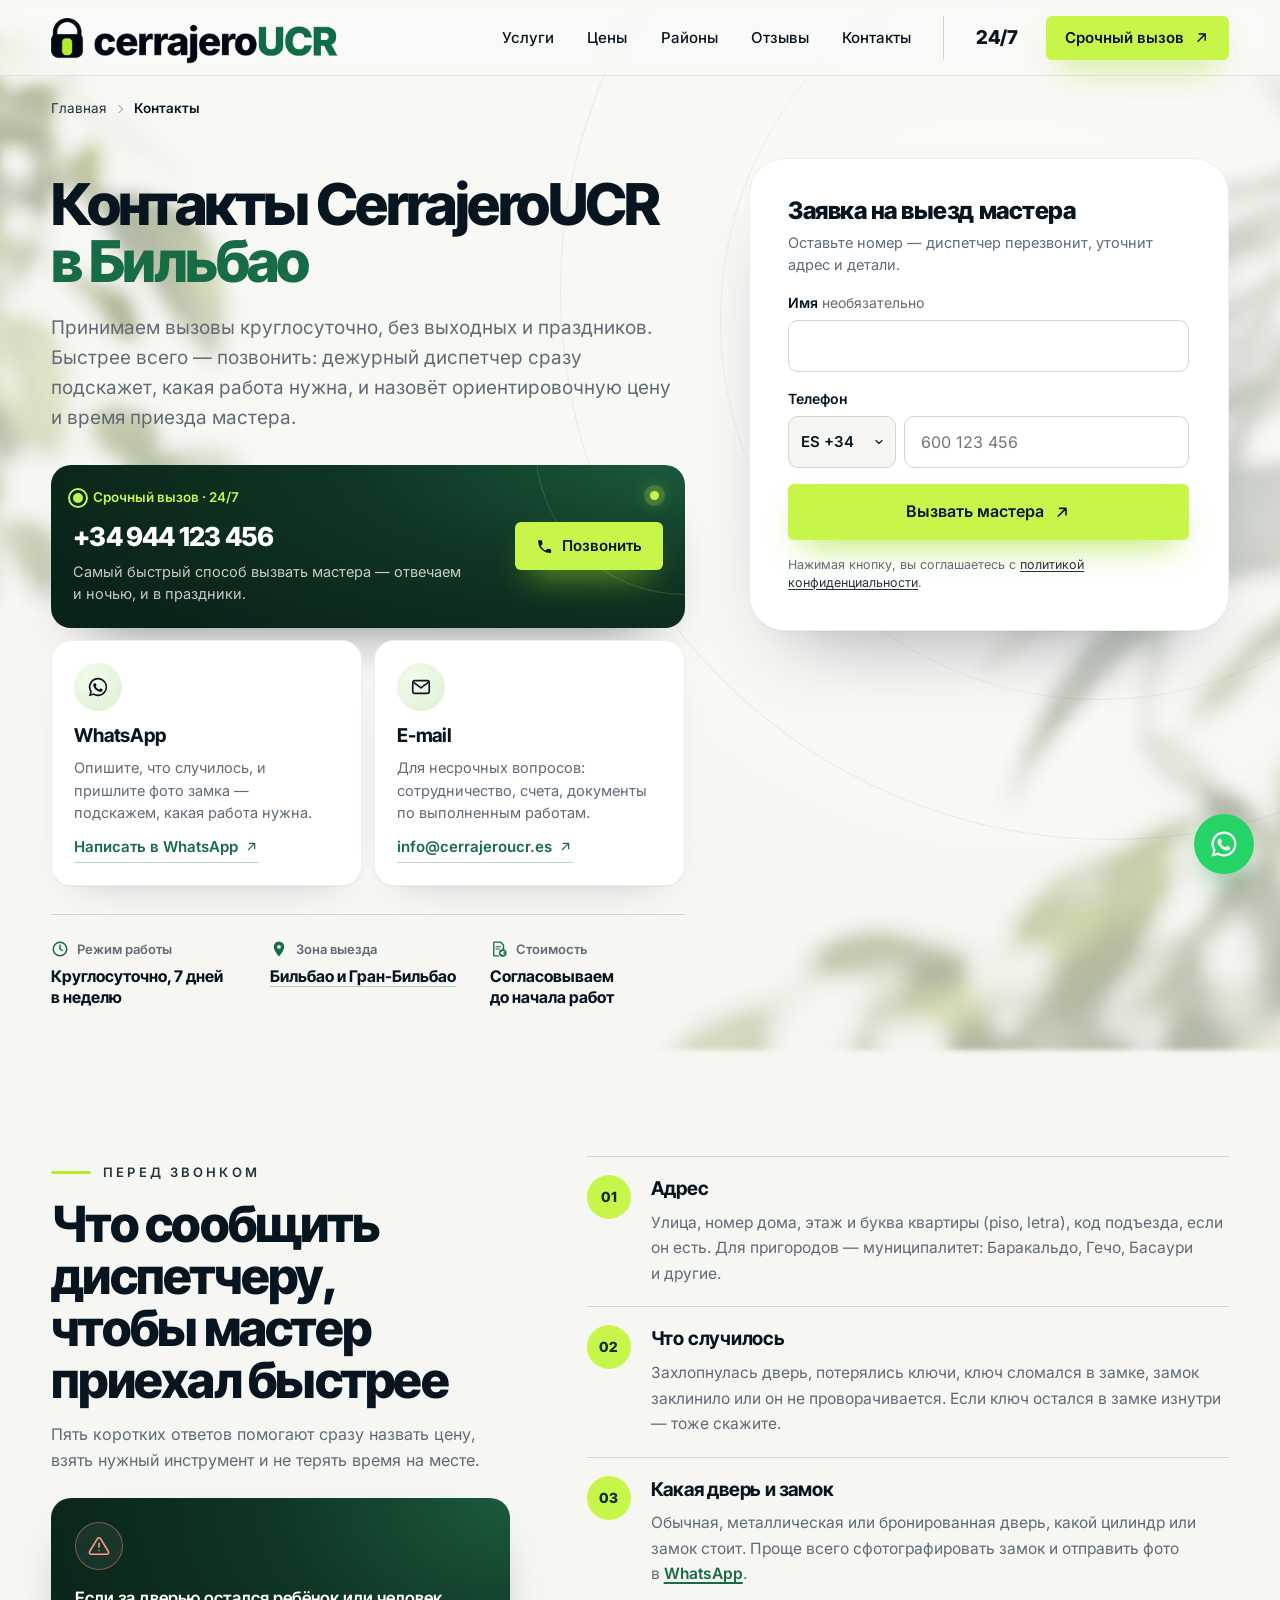
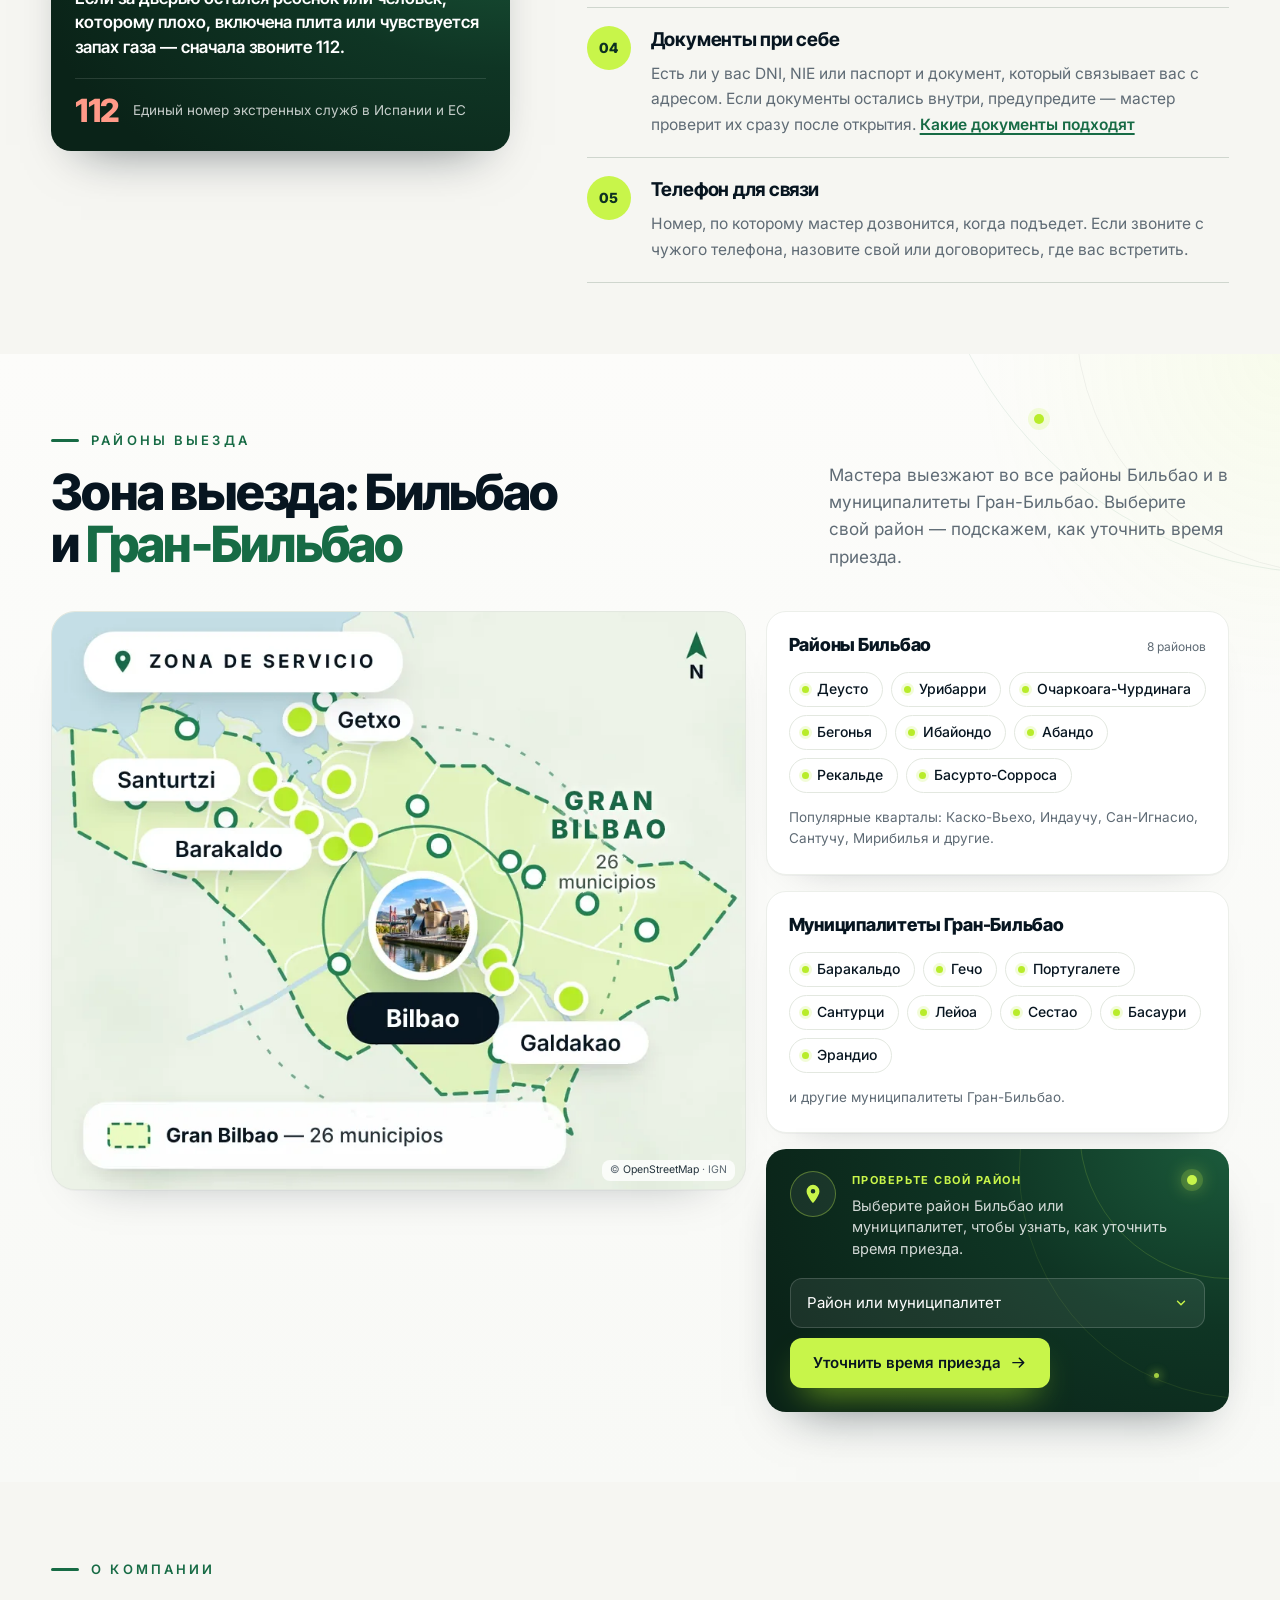
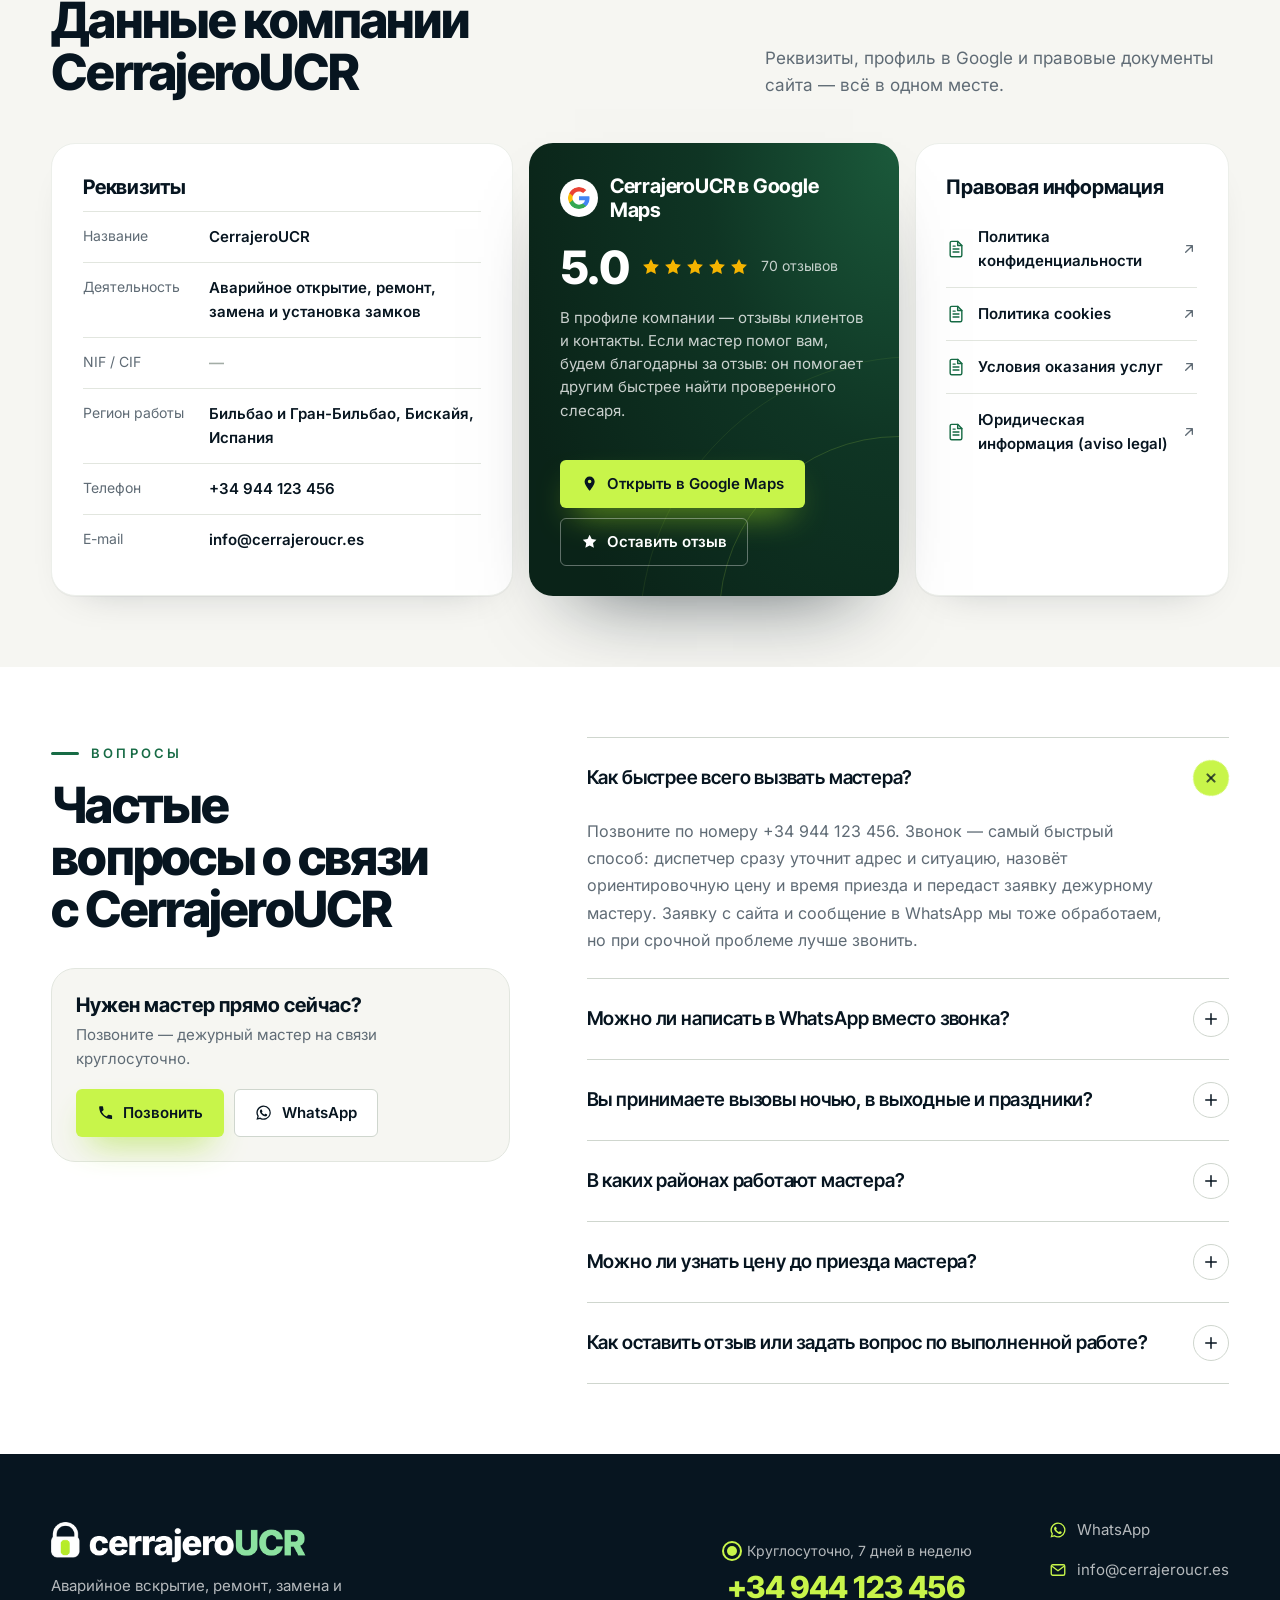
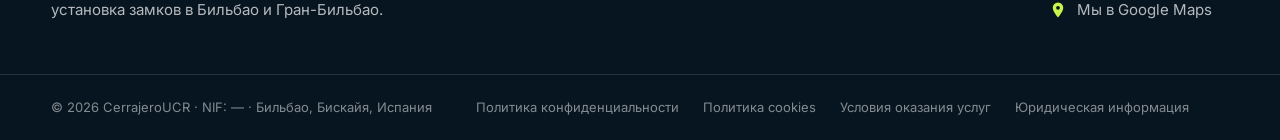
<file: contacto/index.html>
<!DOCTYPE html>
<html lang="ru">
<head>
  <meta charset="UTF-8">
  <meta name="viewport" content="width=device-width, initial-scale=1, viewport-fit=cover">

  <!-- TODO: заменить домен cerrajeroucr.es на реальный (canonical, OG, schema.org) -->
  <title>Контакты CerrajeroUCR — вызов слесаря в Бильбао 24/7</title>
  <meta name="description" content="Телефон, WhatsApp и e-mail CerrajeroUCR. Аварийное открытие и замена замков в Бильбао и Гран-Бильбао круглосуточно. Позвоните или оставьте заявку — перезвоним.">
  <link rel="canonical" href="https://cerrajeroucr.es/contacto/">
  <meta name="robots" content="index, follow, max-image-preview:large">
  <!-- После перевода: hreflang для испанской версии
  <link rel="alternate" hreflang="es-ES" href="https://cerrajeroucr.es/contacto/">
  <link rel="alternate" hreflang="ru-ES" href="https://cerrajeroucr.es/ru/contacto/">
  <link rel="alternate" hreflang="x-default" href="https://cerrajeroucr.es/contacto/">
  -->

  <meta name="geo.region" content="ES-BI">
  <meta name="geo.placename" content="Bilbao">
  <meta name="geo.position" content="43.2630;-2.9350">
  <meta name="ICBM" content="43.2630, -2.9350">

  <meta property="og:type" content="website">
  <meta property="og:locale" content="ru_RU">
  <meta property="og:site_name" content="CerrajeroUCR">
  <meta property="og:title" content="Контакты CerrajeroUCR — слесарь в Бильбао 24/7">
  <meta property="og:description" content="Телефон, WhatsApp и e-mail. Аварийное открытие и замена замков в Бильбао и Гран-Бильбао круглосуточно.">
  <meta property="og:url" content="https://cerrajeroucr.es/contacto/">
  <meta property="og:image" content="https://cerrajeroucr.es/img/og-image.jpg">
  <meta property="og:image:width" content="1200">
  <meta property="og:image:height" content="630">
  <meta name="twitter:card" content="summary_large_image">

  <meta name="theme-color" content="#F6F6F2">
  <link rel="icon" type="image/png" sizes="32x32" href="../img/favicon-32.png">
  <link rel="icon" type="image/png" sizes="192x192" href="../img/favicon-192.png">
  <link rel="apple-touch-icon" href="../img/apple-touch-icon.png">

  <link rel="preload" as="font" type="font/woff2" href="../fonts/inter-tight-cyrillic-wght-normal.woff2" crossorigin>
  <link rel="preload" as="font" type="font/woff2" href="../fonts/inter-cyrillic-wght-normal.woff2" crossorigin>
  <link rel="stylesheet" href="../css/style.css">
  <link rel="stylesheet" href="../css/service.css">

  <script type="application/ld+json">
{
  "@context": "https://schema.org",
  "@graph": [
    {
      "@type": "Locksmith",
      "@id": "https://cerrajeroucr.es/#business",
      "name": "CerrajeroUCR",
      "url": "https://cerrajeroucr.es/",
      "logo": "https://cerrajeroucr.es/img/logo.png",
      "image": "https://cerrajeroucr.es/img/og-image.jpg",
      "telephone": "+34944123456",
      "email": "info@cerrajeroucr.es",
      "address": {
        "@type": "PostalAddress",
        "addressLocality": "Bilbao",
        "addressRegion": "Bizkaia",
        "addressCountry": "ES"
      },
      "geo": {
        "@type": "GeoCoordinates",
        "latitude": 43.263,
        "longitude": -2.935
      },
      "openingHoursSpecification": [
        {
          "@type": "OpeningHoursSpecification",
          "dayOfWeek": [
            "Monday",
            "Tuesday",
            "Wednesday",
            "Thursday",
            "Friday",
            "Saturday",
            "Sunday"
          ],
          "opens": "00:00",
          "closes": "23:59"
        }
      ],
      "contactPoint": [
        {
          "@type": "ContactPoint",
          "telephone": "+34944123456",
          "contactType": "emergency",
          "areaServed": "ES",
          "hoursAvailable": {
            "@type": "OpeningHoursSpecification",
            "dayOfWeek": [
              "Monday",
              "Tuesday",
              "Wednesday",
              "Thursday",
              "Friday",
              "Saturday",
              "Sunday"
            ],
            "opens": "00:00",
            "closes": "23:59"
          }
        },
        {
          "@type": "ContactPoint",
          "email": "info@cerrajeroucr.es",
          "contactType": "customer service",
          "areaServed": "ES"
        }
      ]
    },
    {
      "@type": "ContactPage",
      "@id": "https://cerrajeroucr.es/contacto/#webpage",
      "url": "https://cerrajeroucr.es/contacto/",
      "name": "Контакты CerrajeroUCR",
      "inLanguage": "ru",
      "isPartOf": {
        "@id": "https://cerrajeroucr.es/#website"
      },
      "about": {
        "@id": "https://cerrajeroucr.es/#business"
      },
      "mainEntity": {
        "@id": "https://cerrajeroucr.es/#business"
      },
      "breadcrumb": {
        "@id": "https://cerrajeroucr.es/contacto/#breadcrumbs"
      }
    },
    {
      "@type": "BreadcrumbList",
      "@id": "https://cerrajeroucr.es/contacto/#breadcrumbs",
      "itemListElement": [
        {
          "@type": "ListItem",
          "position": 1,
          "name": "Главная",
          "item": "https://cerrajeroucr.es/"
        },
        {
          "@type": "ListItem",
          "position": 2,
          "name": "Контакты",
          "item": "https://cerrajeroucr.es/contacto/"
        }
      ]
    }
  ]
}
  </script>
  <!-- FAQ_JSONLD:start -->
  <script type="application/ld+json">
{
  "@context": "https://schema.org",
  "@type": "FAQPage",
  "mainEntity": [
    {
      "@type": "Question",
      "name": "Как быстрее всего вызвать мастера?",
      "acceptedAnswer": {
        "@type": "Answer",
        "text": "Позвоните по номеру +34 944 123 456. Звонок — самый быстрый способ: диспетчер сразу уточнит адрес и ситуацию, назовёт ориентировочную цену и время приезда и передаст заявку дежурному мастеру. Заявку с сайта и сообщение в WhatsApp мы тоже обработаем, но при срочной проблеме лучше звонить."
      }
    },
    {
      "@type": "Question",
      "name": "Можно ли написать в WhatsApp вместо звонка?",
      "acceptedAnswer": {
        "@type": "Answer",
        "text": "Да. Напишите в WhatsApp, что случилось, укажите адрес и приложите фото замка — по фото проще понять тип механизма и назвать ориентировочную стоимость. Ответ в мессенджере может занять чуть больше времени, чем звонок, поэтому если вы не можете попасть домой прямо сейчас, лучше позвонить."
      }
    },
    {
      "@type": "Question",
      "name": "Вы принимаете вызовы ночью, в выходные и праздники?",
      "acceptedAnswer": {
        "@type": "Answer",
        "text": "Да, линия работает круглосуточно, семь дней в неделю, включая праздничные дни. Ночью, с 22:00 до 08:00, а также в выходные и праздники действует доплата за срочный выезд. Её размер диспетчер называет при звонке, до выезда мастера, чтобы на месте не было неожиданностей с ценой."
      }
    },
    {
      "@type": "Question",
      "name": "В каких районах работают мастера?",
      "acceptedAnswer": {
        "@type": "Answer",
        "text": "Во всех районах Бильбао — Абандо, Деусто, Бегонья, Урибарри, Рекальде и других — и в муниципалитетах Гран-Бильбао на обоих берегах Нервиона: Баракальдо, Гечо, Португалете, Сантурци, Сестао, Лейоа, Басаури, Гальдакао и других. Проверить свой район можно на карте зоны выезда на этой странице."
      }
    },
    {
      "@type": "Question",
      "name": "Можно ли узнать цену до приезда мастера?",
      "acceptedAnswer": {
        "@type": "Answer",
        "text": "Ориентировочную — да. Диспетчер называет её по телефону, если вы опишете ситуацию, тип двери и замка, а по фото замка оценка получается точнее. Окончательную стоимость мастер называет после осмотра на месте и до начала работ, и работы начинаются только после вашего согласия. Ориентиры цен — в таблице цен."
      }
    },
    {
      "@type": "Question",
      "name": "Как оставить отзыв или задать вопрос по выполненной работе?",
      "acceptedAnswer": {
        "@type": "Answer",
        "text": "Отзыв можно оставить в нашем профиле в Google Maps — ссылка есть в блоке «Данные компании». Вопросы по выполненной работе, гарантии или документам удобнее отправить на info@cerrajeroucr.es: укажите дату вызова, адрес и номер телефона, с которого вы звонили, — так мы быстрее найдём заявку."
      }
    }
  ]
}
  </script>
  <!-- FAQ_JSONLD:end -->
</head>
<body>

<svg class="sprite" aria-hidden="true" focusable="false" xmlns="http://www.w3.org/2000/svg">
  <symbol id="i-arrow" viewBox="0 0 24 24"><path d="M7 17 17 7M8.5 7H17v8.5" fill="none" stroke="currentColor" stroke-width="2" stroke-linecap="round" stroke-linejoin="round"/></symbol>
  <symbol id="i-arrow-right" viewBox="0 0 24 24"><path d="M4 12h15M13 6l6 6-6 6" fill="none" stroke="currentColor" stroke-width="2" stroke-linecap="round" stroke-linejoin="round"/></symbol>
  <symbol id="i-phone" viewBox="0 0 24 24"><path fill="currentColor" d="M6.6 10.8a15.2 15.2 0 0 0 6.6 6.6l2.2-2.2c.3-.3.7-.4 1-.2 1.1.4 2.3.6 3.6.6.6 0 1 .4 1 1V20c0 .6-.4 1-1 1A17 17 0 0 1 3 4c0-.6.4-1 1-1h3.5c.6 0 1 .4 1 1 0 1.3.2 2.5.6 3.6.1.3 0 .7-.2 1z"/></symbol>
  <symbol id="i-clock" viewBox="0 0 24 24"><circle cx="12" cy="12" r="9" fill="none" stroke="currentColor" stroke-width="2"/><path d="M12 7v5l3 2" fill="none" stroke="currentColor" stroke-width="2" stroke-linecap="round" stroke-linejoin="round"/></symbol>
  <symbol id="i-pin" viewBox="0 0 24 24"><path fill="currentColor" d="M12 2a7 7 0 0 0-7 7c0 5.2 7 13 7 13s7-7.8 7-13a7 7 0 0 0-7-7zm0 9.5A2.5 2.5 0 1 1 12 6.5a2.5 2.5 0 0 1 0 5z"/></symbol>
  <symbol id="i-star" viewBox="0 0 24 24"><path fill="currentColor" d="m12 2.5 2.9 6 6.6.9-4.8 4.6 1.2 6.5L12 17.4l-5.9 3.1 1.2-6.5L2.5 9.4l6.6-.9z"/></symbol>
  <symbol id="i-check" viewBox="0 0 24 24"><path d="m5 12.5 4.5 4.5L19 7.5" fill="none" stroke="currentColor" stroke-width="2.4" stroke-linecap="round" stroke-linejoin="round"/></symbol>
  <symbol id="i-chev-left" viewBox="0 0 24 24"><path d="M14.5 6 8.5 12l6 6" fill="none" stroke="currentColor" stroke-width="2.2" stroke-linecap="round" stroke-linejoin="round"/></symbol>
  <symbol id="i-chev-right" viewBox="0 0 24 24"><path d="m9.5 6 6 6-6 6" fill="none" stroke="currentColor" stroke-width="2.2" stroke-linecap="round" stroke-linejoin="round"/></symbol>
  <symbol id="i-door" viewBox="0 0 24 24"><g fill="none" stroke="currentColor" stroke-width="1.7" stroke-linecap="round" stroke-linejoin="round"><rect x="6" y="3" width="12" height="18" rx="1"/><path d="M3.5 21h17"/></g><circle cx="14.6" cy="12.4" r="1" fill="currentColor"/></symbol>
  <symbol id="i-car" viewBox="0 0 24 24"><g fill="none" stroke="currentColor" stroke-width="1.7" stroke-linecap="round" stroke-linejoin="round"><path d="M3.5 16v-3.2L5.6 8a1.6 1.6 0 0 1 1.5-1h9.8a1.6 1.6 0 0 1 1.5 1l2.1 4.8V16a1 1 0 0 1-1 1h-1M6 17H4.5a1 1 0 0 1-1-1"/><path d="M3.5 12.5h17M10 17h4"/><circle cx="8" cy="17" r="2"/><circle cx="16" cy="17" r="2"/></g></symbol>
  <symbol id="i-safe" viewBox="0 0 24 24"><g fill="none" stroke="currentColor" stroke-width="1.7" stroke-linecap="round" stroke-linejoin="round"><rect x="3" y="4" width="18" height="15" rx="2"/><circle cx="11" cy="11.5" r="3.2"/><path d="M11 8.3v1.2M11 13.5v1.2M7.8 11.5H9M13 11.5h1.2M17.5 9v5M6 19v1.5M18 19v1.5"/></g></symbol>
  <symbol id="i-wrench" viewBox="0 0 24 24"><path fill="none" stroke="currentColor" stroke-width="1.7" stroke-linecap="round" stroke-linejoin="round" d="M14.7 6.3a1 1 0 0 0 0 1.4l1.6 1.6a1 1 0 0 0 1.4 0l3.8-3.8a6 6 0 0 1-7.9 7.9l-6.9 6.9a2.1 2.1 0 0 1-3-3l6.9-6.9a6 6 0 0 1 7.9-7.9z"/></symbol>
  <symbol id="i-gear" viewBox="0 0 24 24"><g fill="none" stroke="currentColor" stroke-width="1.7" stroke-linecap="round" stroke-linejoin="round"><path d="M12.2 2h-.4a2 2 0 0 0-2 2v.2a2 2 0 0 1-1 1.7l-.4.3a2 2 0 0 1-2 0l-.2-.1a2 2 0 0 0-2.7.7l-.2.4a2 2 0 0 0 .7 2.7l.2.1a2 2 0 0 1 1 1.7v.5a2 2 0 0 1-1 1.7l-.2.1a2 2 0 0 0-.7 2.7l.2.4a2 2 0 0 0 2.7.7l.2-.1a2 2 0 0 1 2 0l.4.3a2 2 0 0 1 1 1.7v.2a2 2 0 0 0 2 2h.4a2 2 0 0 0 2-2v-.2a2 2 0 0 1 1-1.7l.4-.3a2 2 0 0 1 2 0l.2.1a2 2 0 0 0 2.7-.7l.2-.4a2 2 0 0 0-.7-2.7l-.2-.1a2 2 0 0 1-1-1.7v-.5a2 2 0 0 1 1-1.7l.2-.1a2 2 0 0 0 .7-2.7l-.2-.4a2 2 0 0 0-2.7-.7l-.2.1a2 2 0 0 1-2 0l-.4-.3a2 2 0 0 1-1-1.7V4a2 2 0 0 0-2-2z"/><circle cx="12" cy="12" r="3"/></g></symbol>
  <symbol id="i-truck" viewBox="0 0 24 24"><g fill="none" stroke="currentColor" stroke-width="1.7" stroke-linecap="round" stroke-linejoin="round"><path d="M14 18V6a2 2 0 0 0-2-2H4a2 2 0 0 0-2 2v11a1 1 0 0 0 1 1h2M15 18H9M19 18h2a1 1 0 0 0 1-1v-3.6a1 1 0 0 0-.2-.6l-3.5-4.4a1 1 0 0 0-.8-.4H14"/><circle cx="17" cy="18" r="2"/><circle cx="7" cy="18" r="2"/></g></symbol>
  <symbol id="i-warning" viewBox="0 0 24 24"><g fill="none" stroke="currentColor" stroke-width="1.7" stroke-linecap="round" stroke-linejoin="round"><path d="M10.3 3.9 1.8 18a2 2 0 0 0 1.7 3h17a2 2 0 0 0 1.7-3L13.7 3.9a2 2 0 0 0-3.4 0z"/><path d="M12 9v4M12 17h.01"/></g></symbol>
  <symbol id="i-garage" viewBox="0 0 24 24"><g fill="none" stroke="currentColor" stroke-width="1.7" stroke-linecap="round" stroke-linejoin="round"><path d="M3 20.5V9l9-5.5L21 9v11.5"/><path d="M6.5 20.5V12h11v8.5M6.5 15h11M6.5 18h11"/></g></symbol>
  <symbol id="i-key" viewBox="0 0 24 24"><g fill="none" stroke="currentColor" stroke-width="1.7" stroke-linecap="round" stroke-linejoin="round"><circle cx="7.5" cy="15.5" r="5"/><path d="m11 12 9.5-9.5M15.5 7.5l3 3M18 5l2.5 2.5"/></g></symbol>
  <symbol id="i-moon" viewBox="0 0 24 24"><path fill="none" stroke="currentColor" stroke-width="1.7" stroke-linecap="round" stroke-linejoin="round" d="M12 3a6.5 6.5 0 0 0 9 9 9 9 0 1 1-9-9z"/></symbol>
  <symbol id="i-van" viewBox="0 0 24 24"><path fill="currentColor" d="M6 7.5A1.5 1.5 0 0 1 7.5 6h8A1.5 1.5 0 0 1 17 7.5V9h2.3c.5 0 .9.2 1.2.6l1.8 2.4c.2.3.3.6.3.9v2.6a1.5 1.5 0 0 1-1.5 1.5h-.6a2.4 2.4 0 0 0-4.6 0h-4.4a2.4 2.4 0 0 0-4.6 0H7.5A1.5 1.5 0 0 1 6 15.5z"/><path fill="#fff" d="M17.7 10.3h1.4l1.4 1.9h-2.8z"/><circle cx="9.8" cy="17.3" r="1.8" fill="currentColor"/><circle cx="18.6" cy="17.3" r="1.8" fill="currentColor"/><path d="M1.5 9h3M.8 12h3.7M2 15h2.5" fill="none" stroke="currentColor" stroke-width="1.6" stroke-linecap="round"/></symbol>
  <symbol id="i-clock24" viewBox="0 0 24 24"><path d="M20.5 12a8.5 8.5 0 1 1-2.5-6" fill="none" stroke="currentColor" stroke-width="1.8" stroke-linecap="round"/><path d="M18.6 2.6v3.6h-3.6" fill="none" stroke="currentColor" stroke-width="1.8" stroke-linecap="round" stroke-linejoin="round"/><text x="12.2" y="15.3" text-anchor="middle" font-size="8" font-weight="800" fill="currentColor" font-family="Inter Tight, Inter, Arial, sans-serif">24</text></symbol>
  <symbol id="i-shield-lock" viewBox="0 0 24 24"><path d="M12 2.8 4.5 5.6v5.6c0 4.6 3.1 8.6 7.5 9.9 4.4-1.3 7.5-5.3 7.5-9.9V5.6z" fill="none" stroke="currentColor" stroke-width="1.8" stroke-linejoin="round"/><path d="M10.2 11.2V9.9a1.8 1.8 0 0 1 3.6 0v1.3" fill="none" stroke="currentColor" stroke-width="1.6"/><rect x="8.9" y="11.1" width="6.2" height="4.9" rx="1" fill="currentColor"/></symbol>
  <symbol id="i-doc-euro" viewBox="0 0 24 24"><path d="M6 2.8h8l4 4V13M11 21.2H6a1 1 0 0 1-1-1V3.8a1 1 0 0 1 1-1" fill="none" stroke="currentColor" stroke-width="1.8" stroke-linecap="round" stroke-linejoin="round"/><path d="M8 9h6M8 12h4.5" fill="none" stroke="currentColor" stroke-width="1.6" stroke-linecap="round"/><circle cx="17" cy="17.2" r="5" fill="currentColor"/><path d="M19 15.4a2.3 2.3 0 1 0 0 3.6M14.6 16.6h3M14.6 17.9h3" fill="none" stroke="#fff" stroke-width="1.2" stroke-linecap="round"/></symbol>
  <symbol id="i-worker" viewBox="0 0 24 24"><path fill="currentColor" d="M12 2.8c-2.6 0-4.4 1.8-4.4 4.1v.4h8.8v-.4c0-2.3-1.8-4.1-4.4-4.1z"/><path fill="currentColor" d="M8.4 8.4h7.2c-.2 2.2-1.7 3.9-3.6 3.9s-3.4-1.7-3.6-3.9zM4.5 21.2c.2-3.9 3.2-6.4 6.1-6.8l1.4 2.4 1.4-2.4c2.9.4 5.9 2.9 6.1 6.8z"/></symbol>
  <symbol id="i-shield-check" viewBox="0 0 24 24"><path d="M12 2.8 4.5 5.6v5.6c0 4.6 3.1 8.6 7.5 9.9 4.4-1.3 7.5-5.3 7.5-9.9V5.6z" fill="none" stroke="currentColor" stroke-width="1.8" stroke-linejoin="round"/><path d="m8.8 12.2 2.2 2.2 4.3-4.5" fill="none" stroke="currentColor" stroke-width="1.9" stroke-linecap="round" stroke-linejoin="round"/></symbol>
  <symbol id="i-phone-ring" viewBox="0 0 24 24"><g fill="none" stroke="currentColor" stroke-width="1.7" stroke-linecap="round" stroke-linejoin="round"><path d="M21 16.4v2.7a1.8 1.8 0 0 1-2 1.8 17.8 17.8 0 0 1-7.8-2.8 17.6 17.6 0 0 1-5.4-5.4A17.8 17.8 0 0 1 3 4.9 1.8 1.8 0 0 1 4.8 3h2.7a1.8 1.8 0 0 1 1.8 1.5c.1.9.3 1.7.6 2.5a1.8 1.8 0 0 1-.4 1.9L8.3 10a14.4 14.4 0 0 0 5.4 5.4l1.1-1.1a1.8 1.8 0 0 1 1.9-.4c.8.3 1.6.5 2.5.6a1.8 1.8 0 0 1 1.8 1.9z"/><path d="M14.5 3.2a6.8 6.8 0 0 1 6.2 6.2M14.6 6.4a3.6 3.6 0 0 1 3 3"/></g></symbol>
  <symbol id="i-doc" viewBox="0 0 24 24"><g fill="none" stroke="currentColor" stroke-width="1.7" stroke-linecap="round" stroke-linejoin="round"><path d="M14 2.8H6.8a1.8 1.8 0 0 0-1.8 1.8v14.8a1.8 1.8 0 0 0 1.8 1.8h10.4a1.8 1.8 0 0 0 1.8-1.8V7.8z"/><path d="M14 2.8v5h5M8.5 12h7M8.5 15.5h7M8.5 8.5h2.5"/></g></symbol>
  <symbol id="i-van-line" viewBox="0.6 4.2 21.4 15"><g fill="none" stroke="currentColor" stroke-width="1.5" stroke-linecap="round" stroke-linejoin="round"><path d="M7 7.2h9.3v8.6M7 7.2v8.6h1.3M16.3 9.7h2.6l2.6 3.3v2.8h-1.3M13.3 15.8H11"/><circle cx="9.7" cy="16.4" r="1.6"/><circle cx="18.6" cy="16.4" r="1.6"/><path d="M2 10h3M1 12.6h4M2.5 15.2h2"/></g></symbol>
  <symbol id="i-plus" viewBox="0 0 24 24"><path d="M12 5v14M5 12h14" fill="none" stroke="currentColor" stroke-width="2" stroke-linecap="round"/></symbol>
  <symbol id="i-camera" viewBox="0 0 24 24"><path d="M4 8h3l2-3h6l2 3h3a1 1 0 0 1 1 1v10a1 1 0 0 1-1 1H4a1 1 0 0 1-1-1V9a1 1 0 0 1 1-1z" fill="none" stroke="currentColor" stroke-width="1.8" stroke-linejoin="round"/><circle cx="12" cy="13.5" r="3.5" fill="none" stroke="currentColor" stroke-width="1.8"/></symbol>
  <symbol id="i-mail" viewBox="0 0 24 24"><rect x="3" y="5" width="18" height="14" rx="2" fill="none" stroke="currentColor" stroke-width="1.8"/><path d="m4 7 8 6 8-6" fill="none" stroke="currentColor" stroke-width="1.8" stroke-linejoin="round"/></symbol>
  <symbol id="i-close" viewBox="0 0 24 24"><path d="M6 6l12 12M18 6 6 18" fill="none" stroke="currentColor" stroke-width="2" stroke-linecap="round"/></symbol>
  <symbol id="i-wa" viewBox="0 0 24 24"><path fill="currentColor" d="M12 2a10 10 0 0 0-8.6 15.1L2 22l5-1.3A10 10 0 1 0 12 2zm0 18.2c-1.5 0-3-.4-4.2-1.2l-.3-.2-3 .8.8-2.9-.2-.3A8.2 8.2 0 1 1 12 20.2z"/><path fill="currentColor" d="M16.6 14.3c-.3-.1-1.5-.7-1.7-.8-.2-.1-.4-.1-.6.1l-.8 1c-.1.2-.3.2-.5.1a6.7 6.7 0 0 1-3.4-2.9c-.3-.4.3-.4.7-1.4.1-.2 0-.3 0-.4l-.8-1.8c-.2-.5-.4-.4-.6-.4h-.5c-.2 0-.4.1-.7.3-.2.3-.9.9-.9 2.1s.9 2.4 1 2.6c.1.2 1.8 2.7 4.3 3.8 1.6.7 2.2.7 3 .6.5-.1 1.5-.6 1.7-1.2.2-.6.2-1.1.1-1.2z"/></symbol>
  <symbol id="i-google" viewBox="0 0 24 24"><path fill="#4285F4" d="M23.5 12.3c0-.8-.1-1.6-.2-2.3H12v4.5h6.5a5.6 5.6 0 0 1-2.4 3.6v3h3.9c2.2-2.1 3.5-5.2 3.5-8.8z"/><path fill="#34A853" d="M12 24c3.2 0 6-1.1 7.9-2.9l-3.9-3c-1.1.7-2.4 1.2-4 1.2-3.1 0-5.8-2.1-6.7-5H1.3v3.1A12 12 0 0 0 12 24z"/><path fill="#FBBC05" d="M5.3 14.3a7.2 7.2 0 0 1 0-4.6V6.6h-4a12 12 0 0 0 0 10.8z"/><path fill="#EA4335" d="M12 4.8c1.8 0 3.4.6 4.6 1.8l3.4-3.4A12 12 0 0 0 1.3 6.6l4 3.1C6.2 6.9 8.9 4.8 12 4.8z"/></symbol>
  <symbol id="i-pin-line" viewBox="0 0 24 24"><g fill="none" stroke="currentColor" stroke-width="1.8" stroke-linecap="round" stroke-linejoin="round"><path d="M12 21.2s-6.8-6.3-6.8-11.6a6.8 6.8 0 0 1 13.6 0c0 5.3-6.8 11.6-6.8 11.6z"/><circle cx="12" cy="9.6" r="2.5"/></g></symbol>
  <symbol id="i-phone-line" viewBox="0 0 24 24"><path fill="none" stroke="currentColor" stroke-width="1.8" stroke-linecap="round" stroke-linejoin="round" d="M21 16.4v2.7a1.8 1.8 0 0 1-2 1.8 17.8 17.8 0 0 1-7.8-2.8 17.6 17.6 0 0 1-5.4-5.4A17.8 17.8 0 0 1 3 4.9 1.8 1.8 0 0 1 4.8 3h2.7a1.8 1.8 0 0 1 1.8 1.5c.1.9.3 1.7.6 2.5a1.8 1.8 0 0 1-.4 1.9L8.3 10a14.4 14.4 0 0 0 5.4 5.4l1.1-1.1a1.8 1.8 0 0 1 1.9-.4c.8.3 1.6.5 2.5.6a1.8 1.8 0 0 1 1.8 1.9z"/></symbol>
  <!-- типы дверей и замков (блок 10) -->
  <symbol id="t-door-steel" viewBox="0 0 24 24"><g fill="none" stroke="currentColor" stroke-width="1.6" stroke-linecap="round" stroke-linejoin="round"><path d="M6.5 21V4.5A1.5 1.5 0 0 1 8 3h8a1.5 1.5 0 0 1 1.5 1.5V21M4.5 21h15M14.6 10.8v2.8"/></g></symbol>
  <symbol id="t-shield" viewBox="0 0 24 24"><g fill="none" stroke="currentColor" stroke-width="1.6" stroke-linecap="round" stroke-linejoin="round"><path d="M12 3 5.5 5.6v5.3c0 4.3 2.8 8 6.5 9.6 3.7-1.6 6.5-5.3 6.5-9.6V5.6z"/></g></symbol>
  <symbol id="t-door-wood" viewBox="0 0 24 24"><g fill="none" stroke="currentColor" stroke-width="1.6" stroke-linecap="round" stroke-linejoin="round"><rect x="5.5" y="3" width="13" height="18" rx="1"/><rect x="8.2" y="5.6" width="2.8" height="12.8" rx=".6"/><rect x="13" y="5.6" width="2.8" height="12.8" rx=".6"/></g></symbol>
  <symbol id="t-building" viewBox="0 0 24 24"><g fill="none" stroke="currentColor" stroke-width="1.6" stroke-linecap="round" stroke-linejoin="round"><path d="M3.5 21h17M6 21V4.2a.7.7 0 0 1 .7-.7h6.6a.7.7 0 0 1 .7.7V21M14 9.5h3.3a.7.7 0 0 1 .7.7V21M8.5 7.2h1M10.5 7.2h1M8.5 10.4h1M10.5 10.4h1M8.5 13.6h1M10.5 13.6h1M15.5 13h1M15.5 16.2h1M9.2 21v-3.3h1.6V21"/></g></symbol>
  <symbol id="t-door-inner" viewBox="0 0 24 24"><g fill="none" stroke="currentColor" stroke-width="1.6" stroke-linecap="round" stroke-linejoin="round"><rect x="6.5" y="3" width="11" height="18" rx="1.5"/></g><circle cx="14.6" cy="12" r="1" fill="currentColor"/></symbol>
  <symbol id="t-briefcase" viewBox="0 0 24 24"><g fill="none" stroke="currentColor" stroke-width="1.6" stroke-linecap="round" stroke-linejoin="round"><rect x="3.5" y="7" width="17" height="12.5" rx="2"/><path d="M9 7V5.5A1.5 1.5 0 0 1 10.5 4h3A1.5 1.5 0 0 1 15 5.5V7M3.5 12.5h7M13.5 12.5h7"/><rect x="10.5" y="11.2" width="3" height="2.6" rx=".6"/></g></symbol>
  <symbol id="t-door-tech" viewBox="0 0 24 24"><g fill="none" stroke="currentColor" stroke-width="1.6" stroke-linecap="round" stroke-linejoin="round"><rect x="6" y="3" width="12" height="18" rx="1"/><path d="M9 7h6M9 10h6M9 13h6M9 17.2h2.2"/></g></symbol>
  <symbol id="t-garage-door" viewBox="0 0 24 24"><g fill="none" stroke="currentColor" stroke-width="1.6" stroke-linecap="round" stroke-linejoin="round"><path d="M3 5h18M5 5v16M19 5v16M5 8.8h14M5 12.4h14M5 16h14M5 19.6h14"/></g></symbol>
  <symbol id="t-cylinder" viewBox="0 0 24 24"><g fill="none" stroke="currentColor" stroke-width="1.6" stroke-linecap="round" stroke-linejoin="round"><path d="M9.8 11.9a4.5 4.5 0 1 1 4.4 0v7.6a1 1 0 0 1-1 1h-2.4a1 1 0 0 1-1-1z"/><path d="M12 5.9v3.6"/></g></symbol>
  <symbol id="t-key-bit" viewBox="0 0 24 24"><g fill="none" stroke="currentColor" stroke-width="1.6" stroke-linecap="round" stroke-linejoin="round"><circle cx="6.5" cy="12" r="3.5"/><path d="M10 12h10.5M16 12v3.6h4.5V12M18.2 13.6v2"/></g></symbol>
  <symbol id="t-disc" viewBox="0 0 24 24"><g fill="none" stroke="currentColor" stroke-width="1.6" stroke-linecap="round" stroke-linejoin="round"><circle cx="12" cy="12" r="8.5"/><path d="M12 7.5a4.5 4.5 0 0 1 0 9z"/></g></symbol>
  <symbol id="t-bolt" viewBox="0 0 24 24"><g fill="none" stroke="currentColor" stroke-width="1.6" stroke-linecap="round" stroke-linejoin="round"><rect x="3" y="8.5" width="11.5" height="7" rx="1.5"/><path d="M14.5 10.6h4.6v2.8h-4.6M20.8 7.8v8.4M8.7 8.5V6.3"/><circle cx="8.7" cy="5.2" r="1.1"/></g></symbol>
  <symbol id="t-keypad" viewBox="0 0 24 24"><g fill="none" stroke="currentColor" stroke-width="1.6" stroke-linecap="round" stroke-linejoin="round"><rect x="5.5" y="2.5" width="13" height="19" rx="2"/><path stroke-width="2.3" d="M9 7h.01M12 7h.01M15 7h.01M9 10.5h.01M12 10.5h.01M15 10.5h.01M9 14h.01M12 14h.01M15 14h.01M12 17.5h.01"/></g></symbol>
  <symbol id="t-smart" viewBox="0 0 24 24"><g fill="none" stroke="currentColor" stroke-width="1.6" stroke-linecap="round" stroke-linejoin="round"><rect x="7" y="2.5" width="10" height="19" rx="2"/><path d="M11 18.6h2M9.4 9.5a3.7 3.7 0 0 1 5.2 0M10.8 11.4a1.7 1.7 0 0 1 2.4 0"/><path stroke-width="2.2" d="M12 13.4h.01"/></g></symbol>
  <symbol id="t-padlock" viewBox="0 0 24 24"><g fill="none" stroke="currentColor" stroke-width="1.6" stroke-linecap="round" stroke-linejoin="round"><rect x="5" y="10.5" width="14" height="10.5" rx="2"/><path d="M8 10.5V7.5a4 4 0 0 1 8 0v3M12 14.5v2.5"/></g></symbol>
  <symbol id="t-multipoint" viewBox="0 0 24 24"><g fill="none" stroke="currentColor" stroke-width="1.6" stroke-linecap="round" stroke-linejoin="round"><rect x="4.5" y="3" width="11" height="18" rx="1"/><path d="M15.5 6.5h4M15.5 12h4M15.5 17.5h4M12.5 10.6v2.8"/></g></symbol>
  <!-- ситуации (страница «Открытие квартир») -->
  <symbol id="s-door-slam" viewBox="0 0 24 24"><g fill="none" stroke="currentColor" stroke-width="1.6" stroke-linecap="round" stroke-linejoin="round"><path d="M4.5 21V4.5A1.5 1.5 0 0 1 6 3h7a1.5 1.5 0 0 1 1.5 1.5V21M2.5 21h14"/><path d="M11.6 11.2v2.6"/><path d="M17.6 8.6c1.1.9 1.7 2.1 1.7 3.4s-.6 2.5-1.7 3.4M20.1 6.6c1.7 1.4 2.6 3.3 2.6 5.4s-.9 4-2.6 5.4"/></g></symbol>
  <symbol id="s-keys-lost" viewBox="0 0 24 24"><g fill="none" stroke="currentColor" stroke-width="1.6" stroke-linecap="round" stroke-linejoin="round"><circle cx="6.8" cy="15.6" r="3.9"/><path d="m9.6 12.8 6.4-6.4M13.6 8.8l1.9 1.9M15.8 6.6l1.5 1.5"/><path d="M17.4 14.4a2.3 2.3 0 1 1 3.3 2.1c-.6.3-.9.8-.9 1.4v.4"/><path d="M19.8 21.2h.01"/></g></symbol>
  <symbol id="s-lock-jam" viewBox="0 0 24 24"><g fill="none" stroke="currentColor" stroke-width="1.6" stroke-linecap="round" stroke-linejoin="round"><path d="M7.6 12.6a4.3 4.3 0 1 1 4.6 0v7.1a1 1 0 0 1-1 1H8.6a1 1 0 0 1-1-1z"/><path d="M9.9 6.9v3.6"/><path d="m16.4 4.6 4.2 4.2M20.6 4.6l-4.2 4.2"/></g></symbol>
  <symbol id="s-key-broken" viewBox="0 0 24 24"><g fill="none" stroke="currentColor" stroke-width="1.6" stroke-linecap="round" stroke-linejoin="round"><circle cx="5.4" cy="12" r="3.3"/><path d="M8.7 12h3.2l.9-1.4.8 2.6"/><path d="M15.6 10.7l.8 1.3h4.8v2.8M18.6 12v2.1"/><path d="M13.4 7.4l.5-1.9M16 8.3l1.3-1.5M11.2 7.6l-.8-1.8"/></g></symbol>
  <symbol id="s-key-inside" viewBox="0 0 24 24"><g fill="none" stroke="currentColor" stroke-width="1.6" stroke-linecap="round" stroke-linejoin="round"><path d="M3.5 21V4.5A1.5 1.5 0 0 1 5 3h8.5A1.5 1.5 0 0 1 15 4.5V21M2 21h14.5"/><circle cx="7.3" cy="12" r="1.9"/><path d="M9.2 12h3.4v1.7M11.2 12v1.3"/><path d="M22.4 12h-4.6M20 9.8 17.8 12l2.2 2.2"/></g></symbol>
  <symbol id="s-door-armored" viewBox="0 0 24 24"><g fill="none" stroke="currentColor" stroke-width="1.6" stroke-linecap="round" stroke-linejoin="round"><path d="M3.5 21V4.5A1.5 1.5 0 0 1 5 3h8a1.5 1.5 0 0 1 1.5 1.5v4.6M2 21h9.5"/><path d="M11 13.4h.01" stroke-width="2.4"/><path d="M18 11.2 14 12.7v2.9c0 2.4 1.6 4.4 4 5.1 2.4-.7 4-2.7 4-5.1v-2.9z"/><path d="m16.5 16.1 1.1 1.1 2-2.1"/></g></symbol>
</svg>


<a class="skip-link" href="#main">Перейти к содержанию</a>

<!-- ============ HEADER ============ -->
<header class="header" data-header>
  <div class="container header__inner">
    <a class="logo" href="../" aria-label="CerrajeroUCR — на главную">
      <img src="../img/logo.webp" alt="CerrajeroUCR" width="806" height="129">
    </a>

    <nav class="nav" aria-label="Основное меню">
      <ul class="nav__list">
        <li><a href="../servicios/">Услуги</a></li>
        <li><a href="../#prices">Цены</a></li>
        <li><a href="#areas">Районы</a></li>
        <li><a href="../#reviews">Отзывы</a></li>
        <li><a href="./" aria-current="page">Контакты</a></li>
      </ul>
    </nav>

    <div class="header__actions">
      <span class="header__247" title="Работаем круглосуточно">24/7</span>
      <a class="btn btn--lime btn--sm" href="tel:+34944123456">Срочный вызов <svg aria-hidden="true"><use href="#i-arrow"/></svg></a>
    </div>

    <button class="burger" type="button" aria-expanded="false" aria-controls="mobile-menu" aria-label="Открыть меню" data-burger>
      <span></span><span></span><span></span>
    </button>
  </div>
</header>

<div class="mobile-menu" id="mobile-menu" data-mobile-menu hidden>
  <nav aria-label="Мобильное меню">
    <ul class="mobile-menu__list">
      <li><a href="../servicios/">Услуги</a></li>
      <li><a href="../#prices">Цены</a></li>
      <li><a href="#areas">Районы</a></li>
      <li><a href="../#reviews">Отзывы</a></li>
      <li><a href="#faq">Вопросы</a></li>
      <li><a href="./" aria-current="page">Контакты</a></li>
    </ul>
  </nav>
  <div class="mobile-menu__foot">
    <a class="btn btn--lime btn--block btn--lg" href="tel:+34944123456"><svg aria-hidden="true"><use href="#i-phone"/></svg> +34 944 123 456</a>
    <p class="mobile-menu__note">Круглосуточно, без выходных · Бильбао и Гран-Бильбао</p>
  </div>
</div>


<main id="main">

  <!-- ============ 01. HERO КОНТАКТОВ ============ -->
  <section class="sh sh--contact" aria-labelledby="ct-title" data-hero>
    <img class="sh__leaves" src="../img/leaves.webp" alt="" aria-hidden="true" width="1100" height="825">
    <div class="sh__rings" aria-hidden="true"><i></i><i></i></div>

    <div class="container">
      <nav class="crumbs" aria-label="Навигационная цепочка">
        <ol>
          <li><a href="../">Главная</a></li>
          <li><span aria-current="page">Контакты</span></li>
        </ol>
      </nav>

      <div class="ct-hero">
        <div class="ct-hero__content">
          <h1 class="sh__title" id="ct-title">Контакты CerrajeroUCR <span class="accent">в&nbsp;Бильбао</span></h1>
          <p class="sh__lead">Принимаем вызовы круглосуточно, без выходных и праздников. Быстрее всего — позвонить: дежурный диспетчер сразу подскажет, какая работа нужна, и назовёт ориентировочную цену и время приезда мастера.</p>

          <!-- TODO: реальные телефон, WhatsApp и e-mail -->
          <ul class="ct-channels" role="list">
            <li class="ct-ch ct-ch--call">
              <span class="ct-ch__deco" aria-hidden="true"><i></i><b></b></span>
              <p class="ct-ch__label"><span class="pulse" aria-hidden="true"></span>Срочный вызов · 24/7</p>
              <a class="ct-ch__phone" href="tel:+34944123456">+34&nbsp;944&nbsp;123&nbsp;456</a>
              <p class="ct-ch__text">Самый быстрый способ вызвать мастера — отвечаем и&nbsp;ночью, и&nbsp;в&nbsp;праздники.</p>
              <a class="btn btn--lime ct-ch__btn" href="tel:+34944123456"><svg aria-hidden="true"><use href="#i-phone"/></svg>Позвонить</a>
            </li>
            <li class="ct-ch">
              <span class="ct-ch__ic" aria-hidden="true"><svg><use href="#i-wa"/></svg></span>
              <p class="ct-ch__title">WhatsApp</p>
              <p class="ct-ch__text">Опишите, что случилось, и пришлите фото замка — подскажем, какая работа нужна.</p>
              <a class="ct-ch__link" href="https://wa.me/34944123456" target="_blank" rel="noopener">Написать в WhatsApp <svg aria-hidden="true"><use href="#i-arrow"/></svg></a>
            </li>
            <li class="ct-ch">
              <span class="ct-ch__ic" aria-hidden="true"><svg><use href="#i-mail"/></svg></span>
              <p class="ct-ch__title">E-mail</p>
              <p class="ct-ch__text">Для несрочных вопросов: сотрудничество, счета, документы по выполненным работам.</p>
              <a class="ct-ch__link" href="mailto:info@cerrajeroucr.es">info@cerrajeroucr.es <svg aria-hidden="true"><use href="#i-arrow"/></svg></a>
            </li>
          </ul>

          <dl class="ct-facts">
            <div>
              <dt><svg aria-hidden="true"><use href="#i-clock"/></svg>Режим работы</dt>
              <dd>Круглосуточно, 7&nbsp;дней в&nbsp;неделю</dd>
            </div>
            <div>
              <dt><svg aria-hidden="true"><use href="#i-pin"/></svg>Зона выезда</dt>
              <dd><a href="#areas">Бильбао и&nbsp;Гран-Бильбао</a></dd>
            </div>
            <div>
              <dt><svg aria-hidden="true"><use href="#i-doc-euro"/></svg>Стоимость</dt>
              <dd>Согласовываем до&nbsp;начала работ</dd>
            </div>
          </dl>
        </div>

        <form class="form-card lead-form ct-form" action="#" method="post" novalidate data-lead-form>
          <input type="hidden" name="form" value="Контакты — заявка на выезд">
          <div class="ct-form__head">
            <p class="form-card__title">Заявка на выезд мастера</p>
            <p class="ct-form__lead">Оставьте номер — диспетчер перезвонит, уточнит адрес и&nbsp;детали.</p>
          </div>
          <div class="field">
            <label for="c-name">Имя <span class="field__opt">необязательно</span></label>
            <input class="input" id="c-name" name="name" type="text" autocomplete="name">
          </div>
          <div class="field">
            <label for="c-phone">Телефон</label>
            <div class="phone-input">
              <select class="phone-input__code" name="dial" aria-label="Код страны" data-dial>
                <option value="+34" selected>ES +34</option>
                <option value="+33">FR +33</option>
                <option value="+351">PT +351</option>
                <option value="+44">GB +44</option>
                <option value="+49">DE +49</option>
                <option value="+39">IT +39</option>
                <option value="+48">PL +48</option>
                <option value="+40">RO +40</option>
                <option value="+380">UA +380</option>
              </select>
              <input class="input" id="c-phone" name="phone" type="tel" inputmode="tel" autocomplete="tel" placeholder="600 123 456" required aria-describedby="c-phone-err">
            </div>
            <p class="field__error" id="c-phone-err" hidden></p>
          </div>
          <button class="btn btn--lime btn--block btn--lg" type="submit">Вызвать мастера <svg aria-hidden="true"><use href="#i-arrow"/></svg></button>
          <p class="form-card__note">Нажимая кнопку, вы соглашаетесь с <a href="../politica-de-privacidad/">политикой конфиденциальности</a>.</p>
          <p class="form-status" role="status" aria-live="polite" data-form-status></p>
        </form>
      </div>
    </div>
  </section>

  <!-- ============ 02. ЧТО СООБЩИТЬ ДИСПЕТЧЕРУ ============ -->
  <section class="section section--paper docs-sec brief-sec" id="brief" aria-labelledby="brief-title">
    <div class="container docs">
      <div class="docs__aside">
        <p class="kicker kicker--lime"><i aria-hidden="true"></i>Перед звонком</p>
        <h2 class="h2" id="brief-title">Что сообщить диспетчеру, чтобы мастер приехал быстрее</h2>
        <p class="brief__lead">Пять коротких ответов помогают сразу назвать цену, взять нужный инструмент и&nbsp;не&nbsp;терять время на&nbsp;месте.</p>
        <div class="docs__card brief__sos">
          <span class="docs__ic" aria-hidden="true"><svg><use href="#i-warning"/></svg></span>
          <p class="docs__card-text">Если за дверью остался ребёнок или человек, которому плохо, включена плита или чувствуется запах газа — сначала звоните 112.</p>
          <p class="brief__sos-num"><b>112</b><span>Единый номер экстренных служб в&nbsp;Испании и&nbsp;ЕС</span></p>
        </div>
      </div>

      <ol class="docs__list brief__list" role="list">
        <li class="docs-item">
          <h3 class="docs-item__title">Адрес</h3>
          <p>Улица, номер дома, этаж и буква квартиры (<span lang="es">piso, letra</span>), код подъезда, если он есть. Для пригородов — муниципалитет: Баракальдо, Гечо, Басаури и&nbsp;другие.</p>
        </li>
        <li class="docs-item">
          <h3 class="docs-item__title">Что случилось</h3>
          <p>Захлопнулась дверь, потерялись ключи, ключ сломался в&nbsp;замке, замок заклинило или он не&nbsp;проворачивается. Если ключ остался в&nbsp;замке изнутри — тоже скажите.</p>
        </li>
        <li class="docs-item">
          <h3 class="docs-item__title">Какая дверь и замок</h3>
          <p>Обычная, металлическая или бронированная дверь, какой цилиндр или замок стоит. Проще всего сфотографировать замок и отправить фото в&nbsp;<a href="https://wa.me/34944123456" target="_blank" rel="noopener">WhatsApp</a>.</p>
        </li>
        <li class="docs-item">
          <h3 class="docs-item__title">Документы при себе</h3>
          <p>Есть ли у вас DNI, NIE или паспорт и документ, который связывает вас с адресом. Если документы остались внутри, предупредите — мастер проверит их сразу после открытия. <a href="../servicios/apertura-de-puertas/#documents">Какие документы подходят</a></p>
        </li>
        <li class="docs-item">
          <h3 class="docs-item__title">Телефон для связи</h3>
          <p>Номер, по которому мастер дозвонится, когда подъедет. Если звоните с чужого телефона, назовите свой или договоритесь, где вас встретить.</p>
        </li>
      </ol>
    </div>
  </section>

  <!-- ============ 03. ЗОНА ВЫЕЗДА ============ -->
  <section class="section geo" id="areas" aria-labelledby="areas-title">
    <div class="geo__deco" aria-hidden="true"><i class="geo__ring geo__ring--a"></i><i class="geo__ring geo__ring--b"></i><i class="geo__spark"></i></div>
    <div class="container">
      <header class="sec-head geo__head">
        <div class="sec-head__main">
          <p class="kicker"><i aria-hidden="true"></i>Районы выезда</p>
          <h2 class="h2 geo__title" id="areas-title">Зона выезда: Бильбао и&nbsp;<span class="accent">Гран-Бильбао</span></h2>
        </div>
        <p class="sec-head__lead">Мастера выезжают во все районы Бильбао и в муниципалитеты Гран-Бильбао. Выберите свой район — подскажем, как уточнить время приезда.</p>
      </header>

      <div class="areas">
        <figure class="areas__map">
          <picture>
            <source media="(max-width: 760px)" srcset="../img/map-gran-bilbao-m.webp">
            <img class="areas__img" src="../img/map-gran-bilbao-900.webp" srcset="../img/map-gran-bilbao-900.webp 900w, ../img/map-gran-bilbao.webp 1800w" sizes="(max-width: 1240px) 100vw, 60vw" width="1800" height="1500" loading="lazy" alt="Карта зоны выезда CerrajeroUCR: Бильбао и 26 муниципалитетов Гран-Бильбао — Гечо, Сантурци, Португалете, Сестао, Баракальдо, Лейоа, Эрандио, Басаури, Гальдакао и другие">
          </picture>
          <figcaption class="areas__credit">© <a href="https://www.openstreetmap.org/copyright" target="_blank" rel="noopener">OpenStreetMap</a> · IGN</figcaption>
        </figure>

        <!-- Районы без ссылок: районные страницы добавлять только когда появятся качественные посадочные -->
        <div class="areas__side">
          <div class="area-card">
            <div class="area-card__head">
              <h3 class="area-card__title">Районы Бильбао</h3>
              <span class="area-card__count">8 районов</span>
            </div>
            <ul class="pills" role="list">
              <li><span class="pill" data-area="deusto">Деусто</span></li>
              <li><span class="pill" data-area="uribarri">Урибарри</span></li>
              <li><span class="pill" data-area="otxarkoaga">Очаркоага-Чурдинага</span></li>
              <li><span class="pill" data-area="begona">Бегонья</span></li>
              <li><span class="pill" data-area="ibaiondo">Ибайондо</span></li>
              <li><span class="pill" data-area="abando">Абандо</span></li>
              <li><span class="pill" data-area="errekalde">Рекальде</span></li>
              <li><span class="pill" data-area="basurto">Басурто-Сорроса</span></li>
            </ul>
            <p class="area-card__note">Популярные кварталы: Каско-Вьехо, Индаучу, Сан-Игнасио, Сантучу, Мирибилья и другие.</p>
          </div>

          <div class="area-card">
            <div class="area-card__head">
              <h3 class="area-card__title">Муниципалитеты Гран-Бильбао</h3>
            </div>
            <!-- TODO: оставить только города, куда выезд подтверждён -->
            <ul class="pills" role="list">
              <li><span class="pill" data-area="barakaldo">Баракальдо</span></li>
              <li><span class="pill" data-area="getxo">Гечо</span></li>
              <li><span class="pill" data-area="portugalete">Португалете</span></li>
              <li><span class="pill" data-area="santurtzi">Сантурци</span></li>
              <li><span class="pill" data-area="leioa">Лейоа</span></li>
              <li><span class="pill" data-area="sestao">Сестао</span></li>
              <li><span class="pill" data-area="basauri">Басаури</span></li>
              <li><span class="pill" data-area="erandio">Эрандио</span></li>
            </ul>
            <p class="area-card__note">и другие муниципалитеты Гран-Бильбао.</p>
          </div>

          <div class="checker">
            <span class="checker__deco" aria-hidden="true"><i></i><i></i><b></b><b></b></span>
            <div class="checker__top">
              <span class="checker__ic" aria-hidden="true"><svg><use href="#i-pin"/></svg></span>
              <div>
                <label class="checker__label" for="area-check">Проверьте свой район</label>
                <p class="checker__text" data-checker-result aria-live="polite">Выберите район Бильбао или муниципалитет, чтобы узнать, как уточнить время приезда.</p>
              </div>
            </div>
            <div class="checker__row">
              <select class="select checker__select" id="area-check" data-area-select data-area-checker>
                <option value="">Район или муниципалитет</option>
              </select>
              <a class="btn btn--lime checker__btn" href="tel:+34944123456">Уточнить время приезда <svg aria-hidden="true"><use href="#i-arrow-right"/></svg></a>
            </div>
          </div>
        </div>
      </div>
    </div>
  </section>


  <!-- ============ 04. ДАННЫЕ КОМПАНИИ ============ -->
  <section class="section section--paper ct-company" id="company" aria-labelledby="company-title">
    <div class="container">
      <header class="sec-head">
        <div class="sec-head__main">
          <p class="kicker"><i aria-hidden="true"></i>О компании</p>
          <h2 class="h2" id="company-title">Данные компании CerrajeroUCR</h2>
        </div>
        <p class="sec-head__lead">Реквизиты, профиль в&nbsp;Google и правовые документы сайта — всё в&nbsp;одном месте.</p>
      </header>

      <div class="ct-company__grid">
        <div class="ct-req">
          <p class="ct-req__title">Реквизиты</p>
          <!-- TODO: юридическое название, NIF/CIF и адрес — данные заказчика -->
          <dl class="ct-req__list">
            <div><dt>Название</dt><dd>CerrajeroUCR</dd></div>
            <div><dt>Деятельность</dt><dd>Аварийное открытие, ремонт, замена и&nbsp;установка замков</dd></div>
            <div><dt>NIF / CIF</dt><dd class="is-tbd">—</dd></div>
            <div><dt>Регион работы</dt><dd>Бильбао и&nbsp;Гран-Бильбао, Бискайя, Испания</dd></div>
            <div><dt>Телефон</dt><dd><a href="tel:+34944123456">+34&nbsp;944&nbsp;123&nbsp;456</a></dd></div>
            <div><dt>E-mail</dt><dd><a href="mailto:info@cerrajeroucr.es">info@cerrajeroucr.es</a></dd></div>
          </dl>
        </div>

        <div class="ct-google">
          <span class="ct-google__deco" aria-hidden="true"><i></i><i></i><b></b></span>
          <p class="ct-google__head"><svg class="ct-google__logo" aria-hidden="true"><use href="#i-google"/></svg>CerrajeroUCR в&nbsp;Google Maps</p>
          <!-- TODO: рейтинг и число отзывов — только подтверждённые данные Google Business Profile -->
          <p class="ct-google__rating"><b>5.0</b><span class="stars" aria-hidden="true"><svg><use href="#i-star"/></svg><svg><use href="#i-star"/></svg><svg><use href="#i-star"/></svg><svg><use href="#i-star"/></svg><svg><use href="#i-star"/></svg></span><span>70 отзывов</span></p>
          <p class="ct-google__text">В профиле компании — отзывы клиентов и контакты. Если мастер помог вам, будем благодарны за отзыв: он помогает другим быстрее найти проверенного слесаря.</p>
          <!-- TODO: ссылки на профиль компании в Google Maps и на форму отзыва -->
          <div class="ct-google__actions">
            <a class="btn btn--lime" href="https://www.google.com/maps/search/?api=1&amp;query=CerrajeroUCR" target="_blank" rel="noopener"><svg aria-hidden="true"><use href="#i-pin"/></svg>Открыть в Google Maps</a>
            <a class="btn btn--outline-light" href="https://www.google.com/maps/search/?api=1&amp;query=CerrajeroUCR" target="_blank" rel="noopener"><svg aria-hidden="true"><use href="#i-star"/></svg>Оставить отзыв</a>
          </div>
        </div>

        <nav class="ct-legal" aria-labelledby="legal-title">
          <p class="ct-legal__title" id="legal-title">Правовая информация</p>
          <ul role="list">
            <li><a href="../politica-de-privacidad/"><svg aria-hidden="true"><use href="#i-doc"/></svg><span>Политика конфиденциальности</span><svg class="ct-legal__go" aria-hidden="true"><use href="#i-arrow"/></svg></a></li>
            <li><a href="../politica-de-cookies/"><svg aria-hidden="true"><use href="#i-doc"/></svg><span>Политика cookies</span><svg class="ct-legal__go" aria-hidden="true"><use href="#i-arrow"/></svg></a></li>
            <li><a href="../condiciones-del-servicio/"><svg aria-hidden="true"><use href="#i-doc"/></svg><span>Условия оказания услуг</span><svg class="ct-legal__go" aria-hidden="true"><use href="#i-arrow"/></svg></a></li>
            <li><a href="../aviso-legal/"><svg aria-hidden="true"><use href="#i-doc"/></svg><span>Юридическая информация (<span lang="es">aviso legal</span>)</span><svg class="ct-legal__go" aria-hidden="true"><use href="#i-arrow"/></svg></a></li>
          </ul>
        </nav>
      </div>
    </div>
  </section>

  <!-- ============ 05. FAQ ============ -->
  <section class="section" id="faq" aria-labelledby="faq-title">
    <div class="container faq">
      <div class="faq__aside">
        <p class="kicker"><i aria-hidden="true"></i>Вопросы</p>
        <h2 class="h2" id="faq-title">Частые вопросы о&nbsp;связи с&nbsp;CerrajeroUCR</h2>
        <div class="faq__help">
          <p class="faq__help-title">Нужен мастер прямо сейчас?</p>
          <p>Позвоните — дежурный мастер на связи круглосуточно.</p>
          <div class="faq__help-actions">
            <a class="btn btn--lime" href="tel:+34944123456"><svg aria-hidden="true"><use href="#i-phone"/></svg>Позвонить</a>
            <a class="btn btn--ghost" href="https://wa.me/34944123456" target="_blank" rel="noopener"><svg aria-hidden="true"><use href="#i-wa"/></svg>WhatsApp</a>
          </div>
        </div>
      </div>

      <div class="accordion" data-accordion>
        <details class="qa" open>
          <summary><h3>Как быстрее всего вызвать мастера?</h3><svg aria-hidden="true"><use href="#i-plus"/></svg></summary>
          <div class="qa__body"><p>Позвоните по номеру <a href="tel:+34944123456">+34&nbsp;944&nbsp;123&nbsp;456</a>. Звонок — самый быстрый способ: диспетчер сразу уточнит адрес и ситуацию, назовёт ориентировочную цену и время приезда и передаст заявку дежурному мастеру. Заявку с сайта и сообщение в WhatsApp мы тоже обработаем, но при срочной проблеме лучше звонить.</p></div>
        </details>
        <details class="qa">
          <summary><h3>Можно ли написать в WhatsApp вместо звонка?</h3><svg aria-hidden="true"><use href="#i-plus"/></svg></summary>
          <div class="qa__body"><p>Да. Напишите в WhatsApp, что случилось, укажите адрес и приложите фото замка — по фото проще понять тип механизма и назвать ориентировочную стоимость. Ответ в мессенджере может занять чуть больше времени, чем звонок, поэтому если вы не можете попасть домой прямо сейчас, лучше позвонить.</p></div>
        </details>
        <details class="qa">
          <summary><h3>Вы принимаете вызовы ночью, в выходные и праздники?</h3><svg aria-hidden="true"><use href="#i-plus"/></svg></summary>
          <div class="qa__body"><p>Да, линия работает круглосуточно, семь дней в неделю, включая праздничные дни. Ночью, с 22:00 до 08:00, а также в выходные и праздники действует доплата за срочный выезд. Её размер диспетчер называет при звонке, до выезда мастера, чтобы на месте не было неожиданностей с ценой.</p></div>
        </details>
        <details class="qa">
          <summary><h3>В каких районах работают мастера?</h3><svg aria-hidden="true"><use href="#i-plus"/></svg></summary>
          <div class="qa__body"><p>Во всех районах Бильбао — Абандо, Деусто, Бегонья, Урибарри, Рекальде и других — и в муниципалитетах Гран-Бильбао на обоих берегах Нервиона: Баракальдо, Гечо, Португалете, Сантурци, Сестао, Лейоа, Басаури, Гальдакао и других. Проверить свой район можно на <a href="#areas">карте зоны выезда</a> на этой странице.</p></div>
        </details>
        <details class="qa">
          <summary><h3>Можно ли узнать цену до приезда мастера?</h3><svg aria-hidden="true"><use href="#i-plus"/></svg></summary>
          <div class="qa__body"><p>Ориентировочную — да. Диспетчер называет её по телефону, если вы опишете ситуацию, тип двери и замка, а по фото замка оценка получается точнее. Окончательную стоимость мастер называет после осмотра на месте и до начала работ, и работы начинаются только после вашего согласия. Ориентиры цен — в <a href="../servicios/#prices">таблице цен</a>.</p></div>
        </details>
        <details class="qa">
          <summary><h3>Как оставить отзыв или задать вопрос по выполненной работе?</h3><svg aria-hidden="true"><use href="#i-plus"/></svg></summary>
          <div class="qa__body"><p>Отзыв можно оставить в нашем профиле в Google Maps — ссылка есть в блоке <a href="#company">«Данные компании»</a>. Вопросы по выполненной работе, гарантии или документам удобнее отправить на <a href="mailto:info@cerrajeroucr.es">info@cerrajeroucr.es</a>: укажите дату вызова, адрес и номер телефона, с которого вы звонили, — так мы быстрее найдём заявку.</p></div>
        </details>
      </div>
    </div>
  </section>

</main>
<!-- ============ 20. FOOTER ============ -->
<footer class="footer" id="contacts">
  <div class="container footer__grid">
    <div class="footer__brand">
      <a class="logo logo--light" href="../" aria-label="CerrajeroUCR — на главную"><img src="../img/logo-light.png" alt="CerrajeroUCR" width="806" height="129"></a>
      <p>Аварийное вскрытие, ремонт, замена и установка замков в Бильбао и Гран-Бильбао.</p>
    </div>

    <div class="footer__call">
      <p class="footer__hours"><span class="pulse" aria-hidden="true"></span>Круглосуточно, 7 дней в неделю</p>
      <a class="footer__phone" href="tel:+34944123456">+34 944 123 456</a>
    </div>

    <!-- TODO: реальные контакты, реквизиты (NIF/CIF) и ссылка на профиль в Google Maps -->
    <ul class="footer__contacts" role="list">
      <li><a href="https://wa.me/34944123456" target="_blank" rel="noopener"><svg aria-hidden="true"><use href="#i-wa"/></svg>WhatsApp</a></li>
      <li><a href="mailto:info@cerrajeroucr.es"><svg aria-hidden="true"><use href="#i-mail"/></svg>info@cerrajeroucr.es</a></li>
      <li><a href="https://www.google.com/maps/search/?api=1&amp;query=CerrajeroUCR" target="_blank" rel="noopener"><svg aria-hidden="true"><use href="#i-pin"/></svg>Мы в Google Maps</a></li>
    </ul>
  </div>

  <div class="container footer__bottom">
    <p>© <span data-year>2026</span> CerrajeroUCR · NIF: — · Бильбао, Бискайя, Испания</p>
    <ul role="list">
      <li><a href="../politica-de-privacidad/">Политика конфиденциальности</a></li>
      <li><a href="../politica-de-cookies/">Политика cookies</a></li>
      <li><a href="../condiciones-del-servicio/">Условия оказания услуг</a></li>
      <li><a href="../aviso-legal/">Юридическая информация</a></li>
    </ul>
  </div>
</footer>

<!-- Мобильная панель действий -->
<div class="mobile-bar" data-mobile-bar>
  <a class="btn btn--lime" href="tel:+34944123456"><svg aria-hidden="true"><use href="#i-phone"/></svg>Позвонить</a>
  <button class="btn btn--dark" type="button" data-modal-open="price-modal">Узнать цену</button>
</div>

<!-- Плавающие кнопки: WhatsApp и «наверх» -->
<div class="fab" data-fab>
  <button class="fab__top" type="button" aria-label="Наверх страницы" data-to-top><svg aria-hidden="true"><use href="#i-chev-right"/></svg></button>
  <a class="fab__wa" href="https://wa.me/34944123456" target="_blank" rel="noopener" aria-label="Написать в WhatsApp"><svg aria-hidden="true"><use href="#i-wa"/></svg><span class="fab__tip" aria-hidden="true">Написать в WhatsApp</span></a>
</div>

<!-- Модалка: узнать цену по фото -->
<dialog class="modal" id="price-modal" aria-labelledby="price-modal-title">
  <form class="lead-form modal__form" action="#" method="post" novalidate data-lead-form>
    <button class="modal__close" type="button" aria-label="Закрыть" data-modal-close><svg aria-hidden="true"><use href="#i-close"/></svg></button>
    <p class="modal__title" id="price-modal-title">Узнать стоимость открытия замка</p>
    <p class="modal__text">Оставьте номер и, если можете, приложите фото замка. Мастер перезвонит и назовёт ориентировочную цену.</p>
    <div class="field">
      <label for="m-phone">Телефон</label>
      <div class="phone-input">
        <select class="phone-input__code" name="dial" aria-label="Код страны" data-dial>
          <option value="+34" selected>ES +34</option>
          <option value="+33">FR +33</option>
          <option value="+351">PT +351</option>
          <option value="+44">GB +44</option>
          <option value="+49">DE +49</option>
          <option value="+39">IT +39</option>
          <option value="+48">PL +48</option>
          <option value="+40">RO +40</option>
          <option value="+380">UA +380</option>
        </select>
        <input class="input" id="m-phone" name="phone" type="tel" inputmode="tel" autocomplete="tel" placeholder="600 123 456" required aria-describedby="m-phone-err">
      </div>
      <p class="field__error" id="m-phone-err" hidden></p>
    </div>
    <div class="field">
      <label for="m-service">Что случилось</label>
      <select class="select" id="m-service" name="service">
        <option value="Захлопнулась дверь">Захлопнулась дверь</option>
        <option value="Дверь закрыта на ключ, ключа нет">Дверь закрыта на ключ, ключа нет</option>
        <option value="Сломался ключ">Сломался ключ</option>
        <option value="Заклинило замок">Заклинило замок</option>
        <option value="Открыть автомобиль">Открыть автомобиль</option>
        <option value="Открыть сейф">Открыть сейф</option>
        <option value="Заменить или установить замок">Заменить или установить замок</option>
        <option value="Другое">Другое</option>
      </select>
    </div>
    <div class="field">
      <label class="file" for="m-photo">
        <span class="file__icon"><svg aria-hidden="true"><use href="#i-camera"/></svg></span>
        <span class="file__text"><b data-file-name>Фото замка</b><small>Камера или галерея, до 10 МБ</small></span>
      </label>
      <input class="visually-hidden" id="m-photo" name="photo" type="file" accept="image/*" data-file>
    </div>
    <label class="consent">
      <input type="checkbox" name="consent" required>
      <span>Соглашаюсь с <a href="../politica-de-privacidad/">политикой конфиденциальности</a></span>
    </label>
    <button class="btn btn--lime btn--block btn--lg" type="submit">Узнать цену <svg aria-hidden="true"><use href="#i-arrow"/></svg></button>
    <p class="form-status" role="status" aria-live="polite" data-form-status></p>
  </form>
</dialog>

<script src="../js/main.js" defer></script>
</body>
</html>
</file>
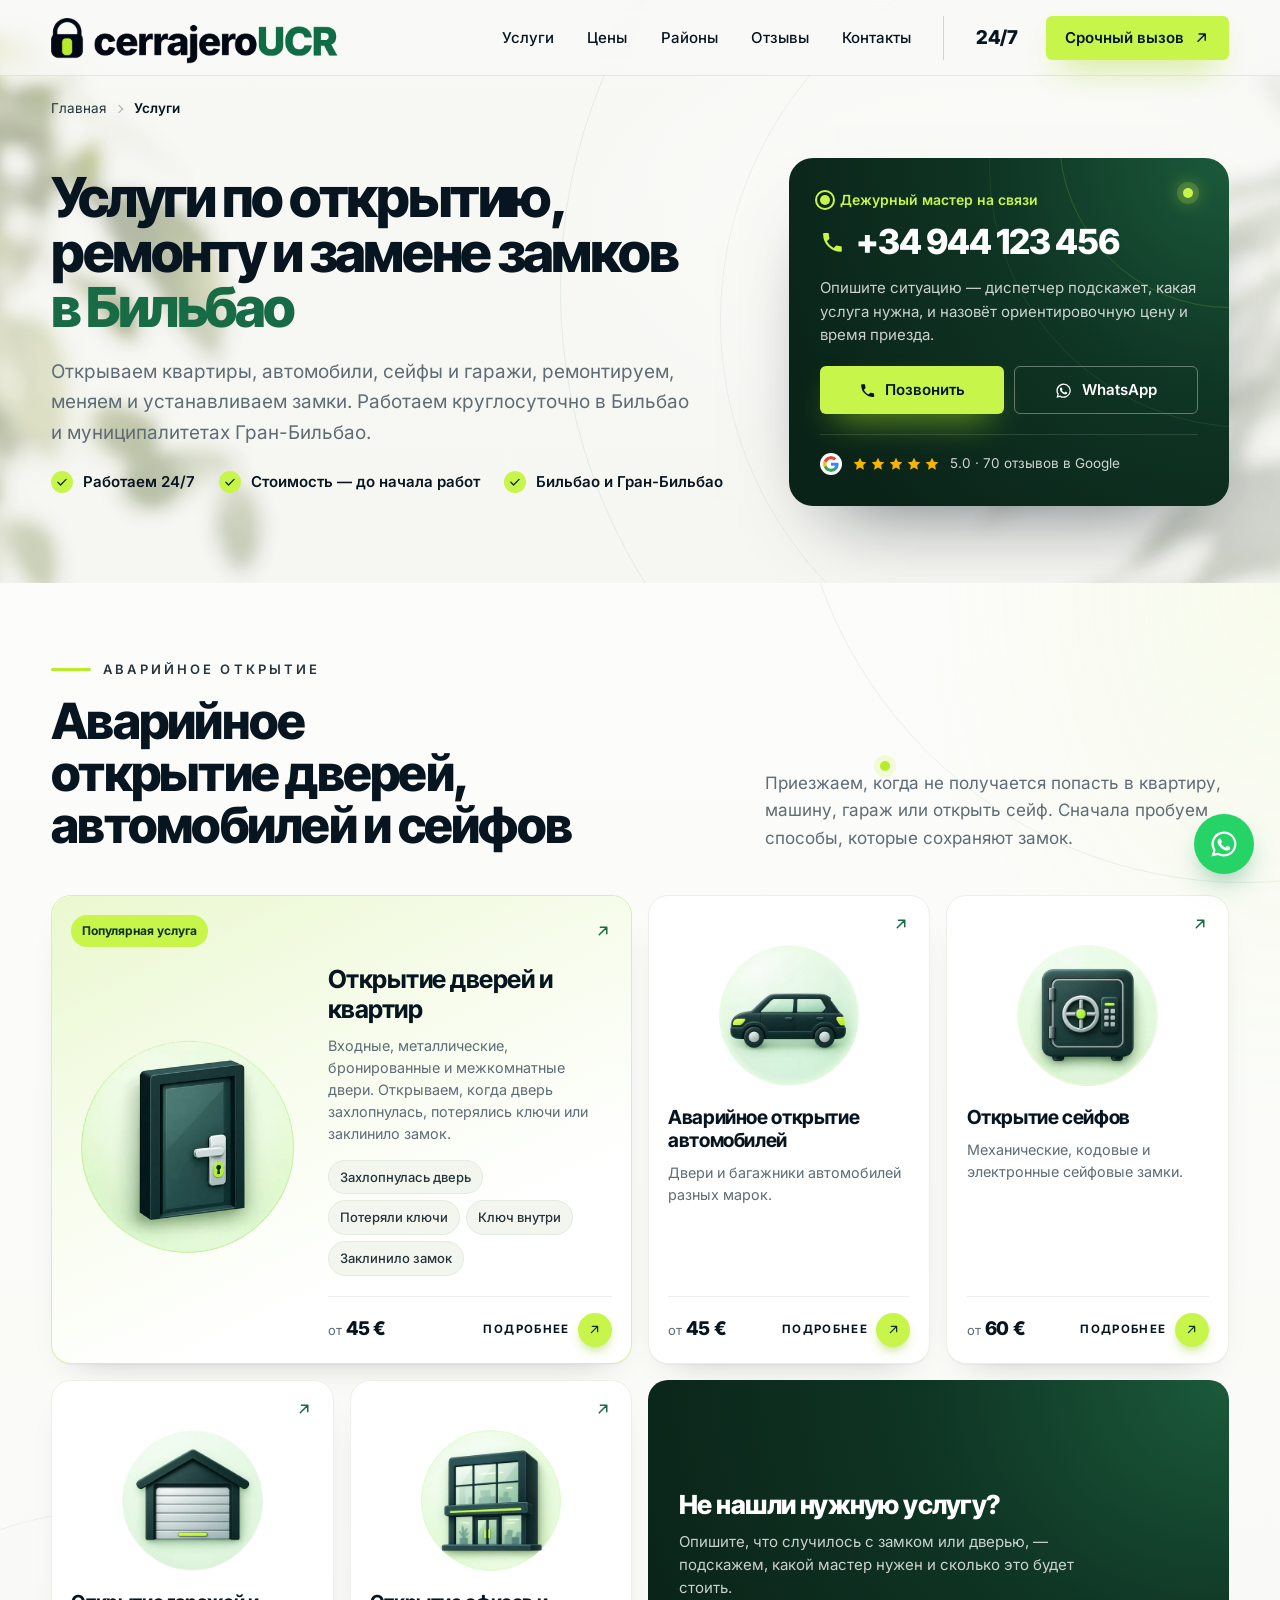
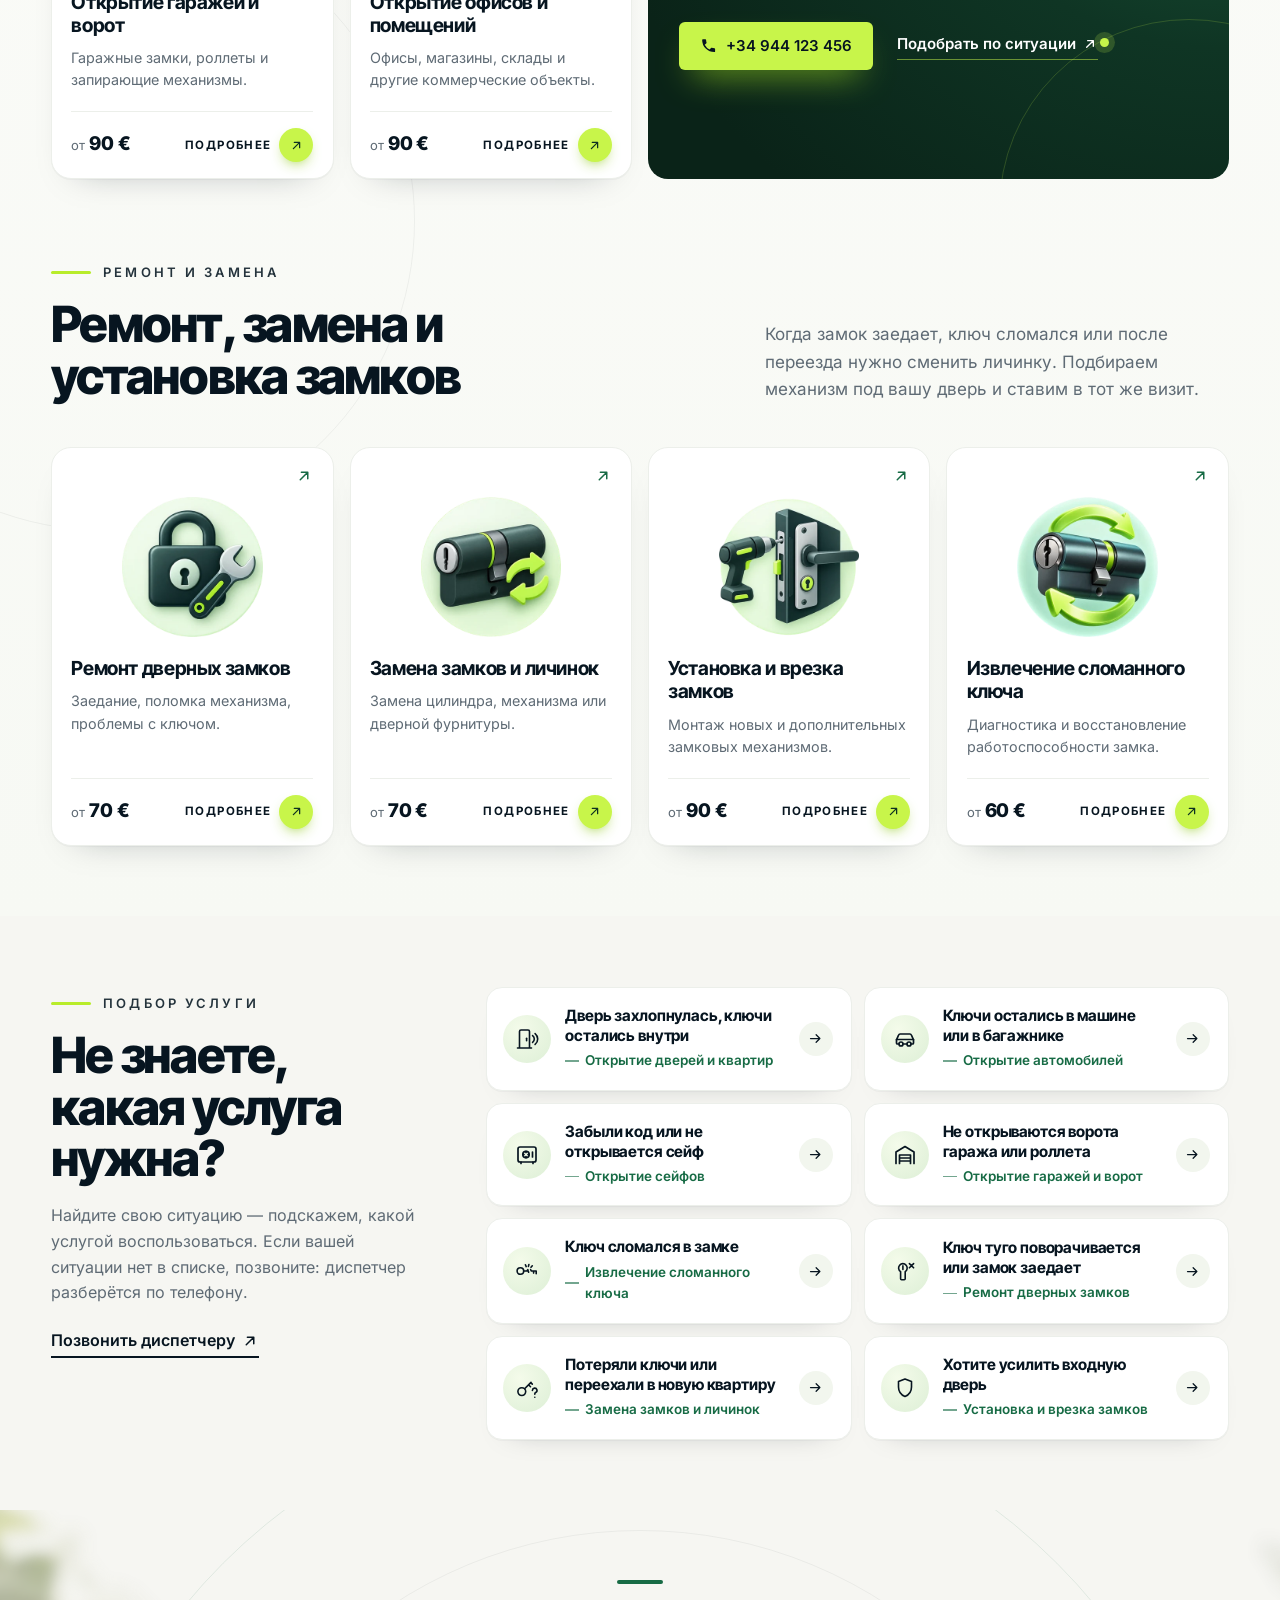
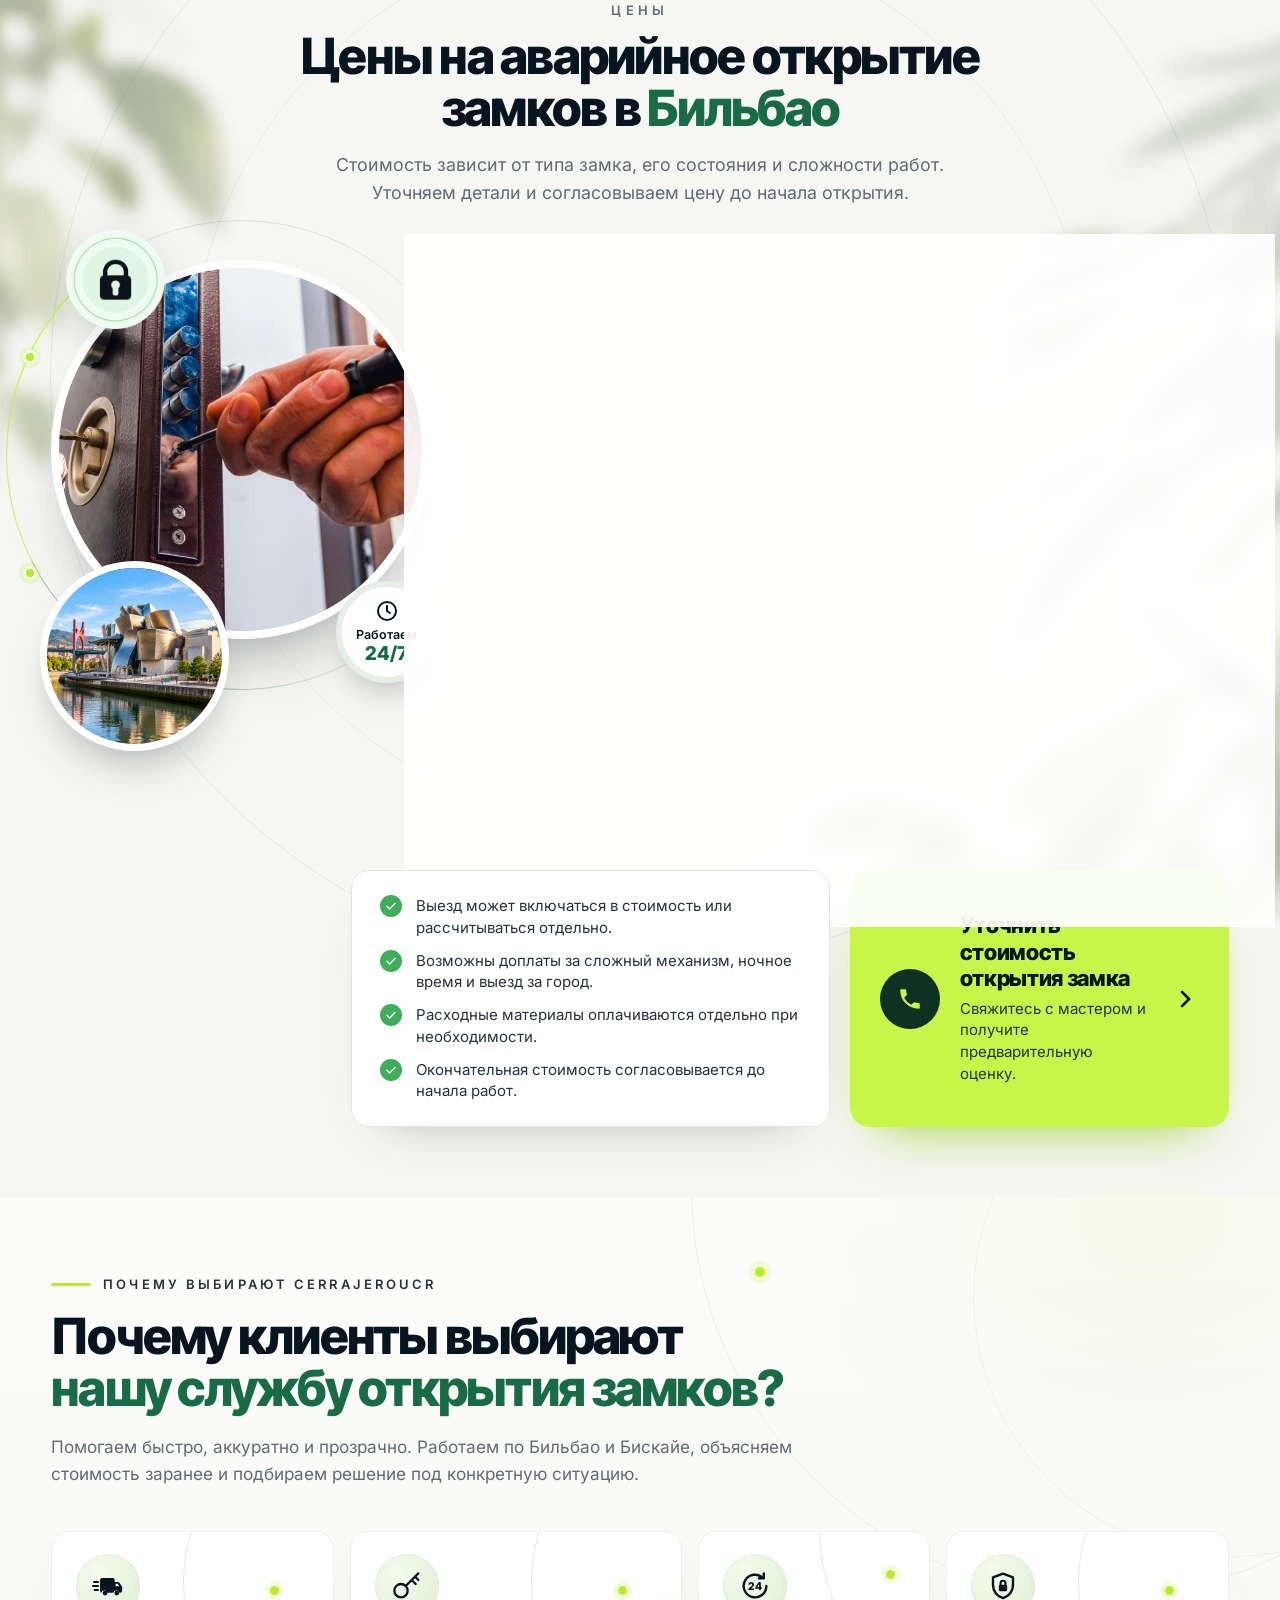
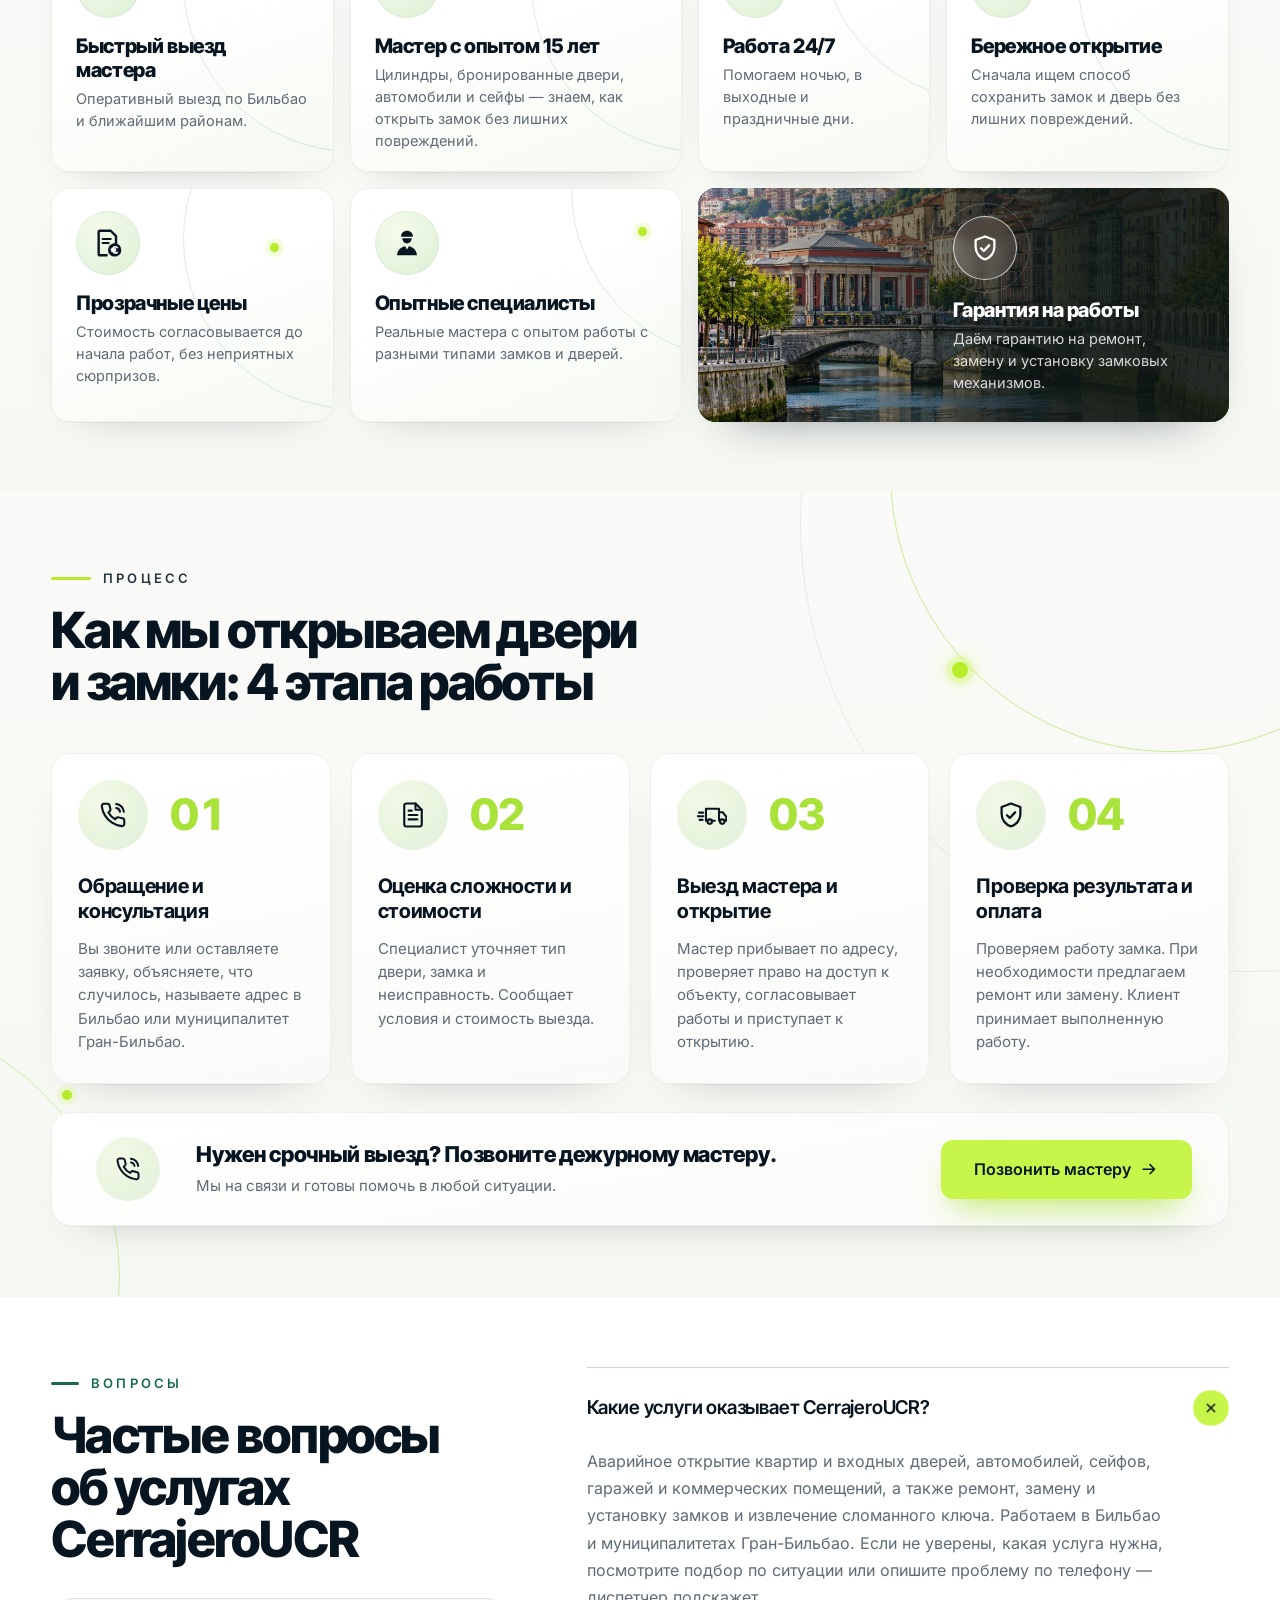
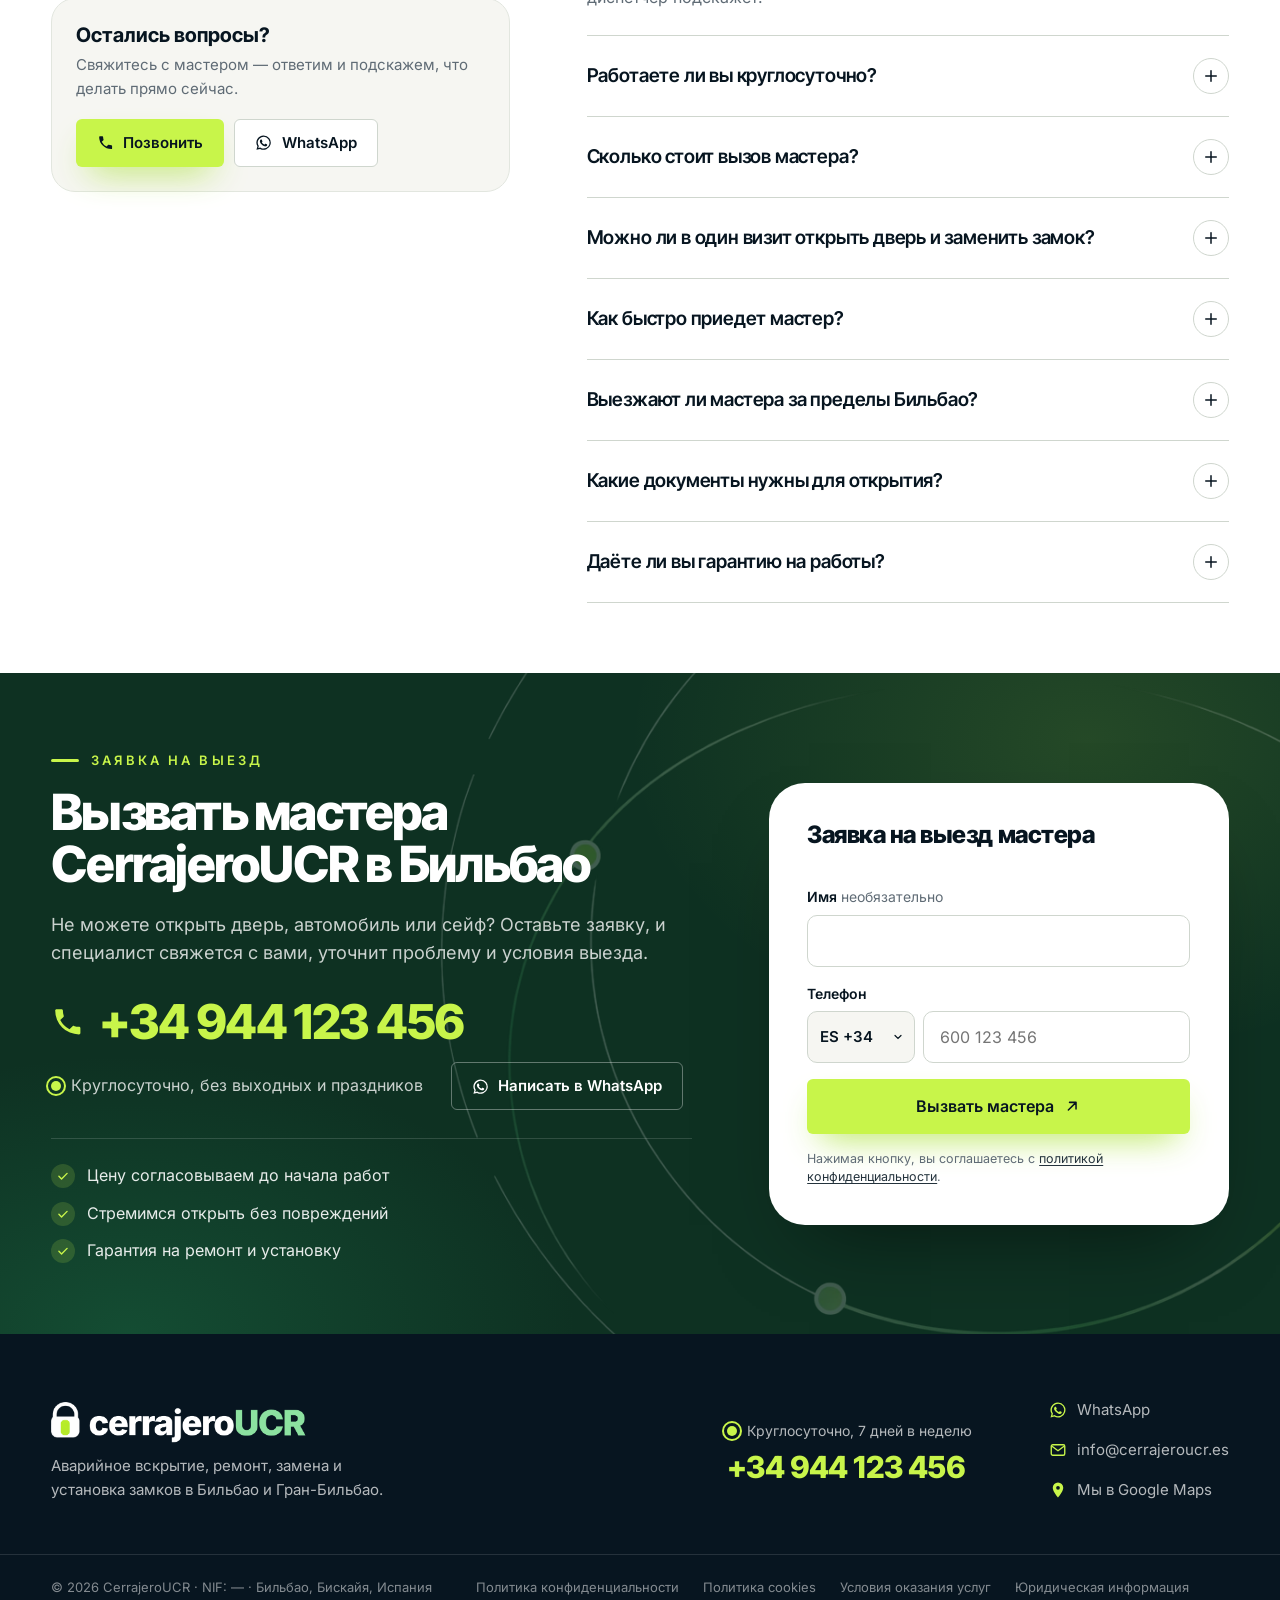
<file: servicios/index.html>
<!DOCTYPE html>
<html lang="ru">
<head>
  <meta charset="UTF-8">
  <meta name="viewport" content="width=device-width, initial-scale=1, viewport-fit=cover">

  <!-- TODO: заменить домен cerrajeroucr.es на реальный (canonical, OG, schema.org) -->
  <title>Услуги слесаря в Бильбао: открытие, ремонт и замена замков 24/7 — CerrajeroUCR</title>
  <meta name="description" content="Все услуги CerrajeroUCR в Бильбао и Гран-Бильбао: аварийное открытие квартир, автомобилей, сейфов и гаражей, ремонт, замена и установка замков. Круглосуточно, цена — до начала работ.">
  <link rel="canonical" href="https://cerrajeroucr.es/servicios/">
  <meta name="robots" content="index, follow, max-image-preview:large">
  <!-- После перевода: hreflang для испанской версии
  <link rel="alternate" hreflang="es-ES" href="https://cerrajeroucr.es/servicios/">
  <link rel="alternate" hreflang="ru-ES" href="https://cerrajeroucr.es/ru/servicios/">
  <link rel="alternate" hreflang="x-default" href="https://cerrajeroucr.es/servicios/">
  -->

  <meta name="geo.region" content="ES-BI">
  <meta name="geo.placename" content="Bilbao">
  <meta name="geo.position" content="43.2630;-2.9350">
  <meta name="ICBM" content="43.2630, -2.9350">

  <meta property="og:type" content="website">
  <meta property="og:locale" content="ru_RU">
  <meta property="og:site_name" content="CerrajeroUCR">
  <meta property="og:title" content="Услуги слесаря в Бильбао 24/7 — CerrajeroUCR">
  <meta property="og:description" content="Аварийное открытие квартир, автомобилей, сейфов и гаражей, ремонт, замена и установка замков в Бильбао и Гран-Бильбао.">
  <meta property="og:url" content="https://cerrajeroucr.es/servicios/">
  <meta property="og:image" content="https://cerrajeroucr.es/img/og-image.jpg">
  <meta property="og:image:width" content="1200">
  <meta property="og:image:height" content="630">
  <meta name="twitter:card" content="summary_large_image">

  <meta name="theme-color" content="#F6F6F2">
  <link rel="icon" type="image/png" sizes="32x32" href="../img/favicon-32.png">
  <link rel="icon" type="image/png" sizes="192x192" href="../img/favicon-192.png">
  <link rel="apple-touch-icon" href="../img/apple-touch-icon.png">

  <link rel="preload" as="font" type="font/woff2" href="../fonts/inter-tight-cyrillic-wght-normal.woff2" crossorigin>
  <link rel="preload" as="font" type="font/woff2" href="../fonts/inter-cyrillic-wght-normal.woff2" crossorigin>
  <link rel="stylesheet" href="../css/style.css">
  <link rel="stylesheet" href="../css/service.css">

  <script type="application/ld+json">
{
  "@context": "https://schema.org",
  "@graph": [
    {
      "@type": "Locksmith",
      "@id": "https://cerrajeroucr.es/#business",
      "name": "CerrajeroUCR",
      "url": "https://cerrajeroucr.es/",
      "telephone": "+34944123456",
      "image": "https://cerrajeroucr.es/img/og-image.jpg",
      "address": {
        "@type": "PostalAddress",
        "addressLocality": "Bilbao",
        "addressRegion": "Bizkaia",
        "addressCountry": "ES"
      }
    },
    {
      "@type": "CollectionPage",
      "@id": "https://cerrajeroucr.es/servicios/#webpage",
      "url": "https://cerrajeroucr.es/servicios/",
      "name": "Услуги слесаря в Бильбао — CerrajeroUCR",
      "inLanguage": "ru",
      "about": {
        "@id": "https://cerrajeroucr.es/#business"
      },
      "breadcrumb": {
        "@id": "https://cerrajeroucr.es/servicios/#breadcrumbs"
      },
      "mainEntity": {
        "@id": "https://cerrajeroucr.es/servicios/#services-list"
      }
    },
    {
      "@type": "ItemList",
      "@id": "https://cerrajeroucr.es/servicios/#services-list",
      "name": "Услуги CerrajeroUCR",
      "numberOfItems": 9,
      "itemListElement": [
        {
          "@type": "ListItem",
          "position": 1,
          "name": "Открытие дверей и квартир",
          "url": "https://cerrajeroucr.es/servicios/apertura-de-puertas/"
        },
        {
          "@type": "ListItem",
          "position": 2,
          "name": "Аварийное открытие автомобилей",
          "url": "https://cerrajeroucr.es/servicios/apertura-de-coches/"
        },
        {
          "@type": "ListItem",
          "position": 3,
          "name": "Открытие сейфов",
          "url": "https://cerrajeroucr.es/servicios/apertura-de-cajas-fuertes/"
        },
        {
          "@type": "ListItem",
          "position": 4,
          "name": "Открытие гаражей и ворот",
          "url": "https://cerrajeroucr.es/servicios/apertura-de-garajes/"
        },
        {
          "@type": "ListItem",
          "position": 5,
          "name": "Открытие офисов и помещений",
          "url": "https://cerrajeroucr.es/servicios/apertura-de-locales/"
        },
        {
          "@type": "ListItem",
          "position": 6,
          "name": "Ремонт дверных замков",
          "url": "https://cerrajeroucr.es/servicios/reparacion-de-cerraduras/"
        },
        {
          "@type": "ListItem",
          "position": 7,
          "name": "Замена замков и личинок",
          "url": "https://cerrajeroucr.es/servicios/cambio-de-cerraduras-y-bombines/"
        },
        {
          "@type": "ListItem",
          "position": 8,
          "name": "Установка и врезка замков",
          "url": "https://cerrajeroucr.es/servicios/instalacion-de-cerraduras/"
        },
        {
          "@type": "ListItem",
          "position": 9,
          "name": "Извлечение сломанного ключа",
          "url": "https://cerrajeroucr.es/servicios/extraccion-de-llaves-rotas/"
        }
      ]
    },
    {
      "@type": "BreadcrumbList",
      "@id": "https://cerrajeroucr.es/servicios/#breadcrumbs",
      "itemListElement": [
        {
          "@type": "ListItem",
          "position": 1,
          "name": "Главная",
          "item": "https://cerrajeroucr.es/"
        },
        {
          "@type": "ListItem",
          "position": 2,
          "name": "Услуги",
          "item": "https://cerrajeroucr.es/servicios/"
        }
      ]
    }
  ]
}
  </script>
  <!-- FAQ_JSONLD:start -->
  <script type="application/ld+json">
{
  "@context": "https://schema.org",
  "@type": "FAQPage",
  "mainEntity": [
    {
      "@type": "Question",
      "name": "Какие услуги оказывает CerrajeroUCR?",
      "acceptedAnswer": {
        "@type": "Answer",
        "text": "Аварийное открытие квартир и входных дверей, автомобилей, сейфов, гаражей и коммерческих помещений, а также ремонт, замену и установку замков и извлечение сломанного ключа. Работаем в Бильбао и муниципалитетах Гран-Бильбао. Если не уверены, какая услуга нужна, посмотрите подбор по ситуации или опишите проблему по телефону — диспетчер подскажет."
      }
    },
    {
      "@type": "Question",
      "name": "Работаете ли вы круглосуточно?",
      "acceptedAnswer": {
        "@type": "Answer",
        "text": "Да. Мы принимаем заявки и выезжаем 24 часа в сутки, семь дней в неделю, включая выходные и праздничные дни. Ночью, с 22:00 до 08:00, а также в выходные и праздники действует доплата — её размер диспетчер называет при звонке, до выезда мастера."
      }
    },
    {
      "@type": "Question",
      "name": "Сколько стоит вызов мастера?",
      "acceptedAnswer": {
        "@type": "Answer",
        "text": "Стоимость зависит от услуги, типа двери и замка, сложности работы и времени вызова. Ориентиры — в таблице цен: аварийное открытие дверных замков — от 45 €, автомобилей — от 45 €, сейфов — от 60 €. Стоимость выезда диспетчер называет при звонке, а окончательную цену мастер называет после осмотра и до начала работ."
      }
    },
    {
      "@type": "Question",
      "name": "Можно ли в один визит открыть дверь и заменить замок?",
      "acceptedAnswer": {
        "@type": "Answer",
        "text": "Да. Мастер возит с собой популярные цилиндры и замки разных классов защиты, поэтому замену обычно выполняем в тот же визит, сразу после открытия. Если для вашей двери нужна особая модель, например для бронированной двери, подберём её и согласуем время повторного визита. Цену материалов называем до установки."
      }
    },
    {
      "@type": "Question",
      "name": "Как быстро приедет мастер?",
      "acceptedAnswer": {
        "@type": "Answer",
        "text": "Время зависит от района, времени суток и загрузки дежурных мастеров. Диспетчер называет ориентировочное время приезда сразу при звонке, а если мастер задерживается — предупреждает заранее. Быстрее всего мы приезжаем в центральные районы Бильбао; в отдалённые муниципалитеты Гран-Бильбао дорога занимает больше времени."
      }
    },
    {
      "@type": "Question",
      "name": "Выезжают ли мастера за пределы Бильбао?",
      "acceptedAnswer": {
        "@type": "Answer",
        "text": "Да, мы работаем во всех 26 муниципалитетах Гран-Бильбао: на левом берегу (Баракальдо, Сестао, Португалете, Сантурци), на правом (Гечо, Лейоа, Эрандио), в долине Асуа, в Басаури, Гальдакао и других. Стоимость выезда за пределы Бильбао зависит от расстояния — диспетчер назовёт её при звонке. Зона выезда — на карте на главной."
      }
    },
    {
      "@type": "Question",
      "name": "Какие документы нужны для открытия?",
      "acceptedAnswer": {
        "@type": "Answer",
        "text": "Для квартиры или дома — документ с фото (DNI, NIE или паспорт) и подтверждение связи с адресом: справка о прописке (empadronamiento), договор аренды, escritura или счёт за коммунальные услуги. Для автомобиля — permiso de circulación или другие документы на машину. Если документы внутри, проверяем их сразу после открытия. Подробнее — в разделе о документах."
      }
    },
    {
      "@type": "Question",
      "name": "Даёте ли вы гарантию на работы?",
      "acceptedAnswer": {
        "@type": "Answer",
        "text": "Да, на ремонт, замену и установку замков и на новые комплектующие. Срок и условия гарантии указываем в документе о выполненных работах, который мастер оформляет после работы. После аварийного открытия мастер обязательно проверяет, что замок работает исправно, и при необходимости предлагает ремонт."
      }
    }
  ]
}
  </script>
  <!-- FAQ_JSONLD:end -->
</head>
<body>

<svg class="sprite" aria-hidden="true" focusable="false" xmlns="http://www.w3.org/2000/svg">
  <symbol id="i-arrow" viewBox="0 0 24 24"><path d="M7 17 17 7M8.5 7H17v8.5" fill="none" stroke="currentColor" stroke-width="2" stroke-linecap="round" stroke-linejoin="round"/></symbol>
  <symbol id="i-arrow-right" viewBox="0 0 24 24"><path d="M4 12h15M13 6l6 6-6 6" fill="none" stroke="currentColor" stroke-width="2" stroke-linecap="round" stroke-linejoin="round"/></symbol>
  <symbol id="i-phone" viewBox="0 0 24 24"><path fill="currentColor" d="M6.6 10.8a15.2 15.2 0 0 0 6.6 6.6l2.2-2.2c.3-.3.7-.4 1-.2 1.1.4 2.3.6 3.6.6.6 0 1 .4 1 1V20c0 .6-.4 1-1 1A17 17 0 0 1 3 4c0-.6.4-1 1-1h3.5c.6 0 1 .4 1 1 0 1.3.2 2.5.6 3.6.1.3 0 .7-.2 1z"/></symbol>
  <symbol id="i-clock" viewBox="0 0 24 24"><circle cx="12" cy="12" r="9" fill="none" stroke="currentColor" stroke-width="2"/><path d="M12 7v5l3 2" fill="none" stroke="currentColor" stroke-width="2" stroke-linecap="round" stroke-linejoin="round"/></symbol>
  <symbol id="i-pin" viewBox="0 0 24 24"><path fill="currentColor" d="M12 2a7 7 0 0 0-7 7c0 5.2 7 13 7 13s7-7.8 7-13a7 7 0 0 0-7-7zm0 9.5A2.5 2.5 0 1 1 12 6.5a2.5 2.5 0 0 1 0 5z"/></symbol>
  <symbol id="i-star" viewBox="0 0 24 24"><path fill="currentColor" d="m12 2.5 2.9 6 6.6.9-4.8 4.6 1.2 6.5L12 17.4l-5.9 3.1 1.2-6.5L2.5 9.4l6.6-.9z"/></symbol>
  <symbol id="i-check" viewBox="0 0 24 24"><path d="m5 12.5 4.5 4.5L19 7.5" fill="none" stroke="currentColor" stroke-width="2.4" stroke-linecap="round" stroke-linejoin="round"/></symbol>
  <symbol id="i-chev-left" viewBox="0 0 24 24"><path d="M14.5 6 8.5 12l6 6" fill="none" stroke="currentColor" stroke-width="2.2" stroke-linecap="round" stroke-linejoin="round"/></symbol>
  <symbol id="i-chev-right" viewBox="0 0 24 24"><path d="m9.5 6 6 6-6 6" fill="none" stroke="currentColor" stroke-width="2.2" stroke-linecap="round" stroke-linejoin="round"/></symbol>
  <symbol id="i-door" viewBox="0 0 24 24"><g fill="none" stroke="currentColor" stroke-width="1.7" stroke-linecap="round" stroke-linejoin="round"><rect x="6" y="3" width="12" height="18" rx="1"/><path d="M3.5 21h17"/></g><circle cx="14.6" cy="12.4" r="1" fill="currentColor"/></symbol>
  <symbol id="i-car" viewBox="0 0 24 24"><g fill="none" stroke="currentColor" stroke-width="1.7" stroke-linecap="round" stroke-linejoin="round"><path d="M3.5 16v-3.2L5.6 8a1.6 1.6 0 0 1 1.5-1h9.8a1.6 1.6 0 0 1 1.5 1l2.1 4.8V16a1 1 0 0 1-1 1h-1M6 17H4.5a1 1 0 0 1-1-1"/><path d="M3.5 12.5h17M10 17h4"/><circle cx="8" cy="17" r="2"/><circle cx="16" cy="17" r="2"/></g></symbol>
  <symbol id="i-safe" viewBox="0 0 24 24"><g fill="none" stroke="currentColor" stroke-width="1.7" stroke-linecap="round" stroke-linejoin="round"><rect x="3" y="4" width="18" height="15" rx="2"/><circle cx="11" cy="11.5" r="3.2"/><path d="M11 8.3v1.2M11 13.5v1.2M7.8 11.5H9M13 11.5h1.2M17.5 9v5M6 19v1.5M18 19v1.5"/></g></symbol>
  <symbol id="i-wrench" viewBox="0 0 24 24"><path fill="none" stroke="currentColor" stroke-width="1.7" stroke-linecap="round" stroke-linejoin="round" d="M14.7 6.3a1 1 0 0 0 0 1.4l1.6 1.6a1 1 0 0 0 1.4 0l3.8-3.8a6 6 0 0 1-7.9 7.9l-6.9 6.9a2.1 2.1 0 0 1-3-3l6.9-6.9a6 6 0 0 1 7.9-7.9z"/></symbol>
  <symbol id="i-gear" viewBox="0 0 24 24"><g fill="none" stroke="currentColor" stroke-width="1.7" stroke-linecap="round" stroke-linejoin="round"><path d="M12.2 2h-.4a2 2 0 0 0-2 2v.2a2 2 0 0 1-1 1.7l-.4.3a2 2 0 0 1-2 0l-.2-.1a2 2 0 0 0-2.7.7l-.2.4a2 2 0 0 0 .7 2.7l.2.1a2 2 0 0 1 1 1.7v.5a2 2 0 0 1-1 1.7l-.2.1a2 2 0 0 0-.7 2.7l.2.4a2 2 0 0 0 2.7.7l.2-.1a2 2 0 0 1 2 0l.4.3a2 2 0 0 1 1 1.7v.2a2 2 0 0 0 2 2h.4a2 2 0 0 0 2-2v-.2a2 2 0 0 1 1-1.7l.4-.3a2 2 0 0 1 2 0l.2.1a2 2 0 0 0 2.7-.7l.2-.4a2 2 0 0 0-.7-2.7l-.2-.1a2 2 0 0 1-1-1.7v-.5a2 2 0 0 1 1-1.7l.2-.1a2 2 0 0 0 .7-2.7l-.2-.4a2 2 0 0 0-2.7-.7l-.2.1a2 2 0 0 1-2 0l-.4-.3a2 2 0 0 1-1-1.7V4a2 2 0 0 0-2-2z"/><circle cx="12" cy="12" r="3"/></g></symbol>
  <symbol id="i-truck" viewBox="0 0 24 24"><g fill="none" stroke="currentColor" stroke-width="1.7" stroke-linecap="round" stroke-linejoin="round"><path d="M14 18V6a2 2 0 0 0-2-2H4a2 2 0 0 0-2 2v11a1 1 0 0 0 1 1h2M15 18H9M19 18h2a1 1 0 0 0 1-1v-3.6a1 1 0 0 0-.2-.6l-3.5-4.4a1 1 0 0 0-.8-.4H14"/><circle cx="17" cy="18" r="2"/><circle cx="7" cy="18" r="2"/></g></symbol>
  <symbol id="i-warning" viewBox="0 0 24 24"><g fill="none" stroke="currentColor" stroke-width="1.7" stroke-linecap="round" stroke-linejoin="round"><path d="M10.3 3.9 1.8 18a2 2 0 0 0 1.7 3h17a2 2 0 0 0 1.7-3L13.7 3.9a2 2 0 0 0-3.4 0z"/><path d="M12 9v4M12 17h.01"/></g></symbol>
  <symbol id="i-garage" viewBox="0 0 24 24"><g fill="none" stroke="currentColor" stroke-width="1.7" stroke-linecap="round" stroke-linejoin="round"><path d="M3 20.5V9l9-5.5L21 9v11.5"/><path d="M6.5 20.5V12h11v8.5M6.5 15h11M6.5 18h11"/></g></symbol>
  <symbol id="i-key" viewBox="0 0 24 24"><g fill="none" stroke="currentColor" stroke-width="1.7" stroke-linecap="round" stroke-linejoin="round"><circle cx="7.5" cy="15.5" r="5"/><path d="m11 12 9.5-9.5M15.5 7.5l3 3M18 5l2.5 2.5"/></g></symbol>
  <symbol id="i-moon" viewBox="0 0 24 24"><path fill="none" stroke="currentColor" stroke-width="1.7" stroke-linecap="round" stroke-linejoin="round" d="M12 3a6.5 6.5 0 0 0 9 9 9 9 0 1 1-9-9z"/></symbol>
  <symbol id="i-van" viewBox="0 0 24 24"><path fill="currentColor" d="M6 7.5A1.5 1.5 0 0 1 7.5 6h8A1.5 1.5 0 0 1 17 7.5V9h2.3c.5 0 .9.2 1.2.6l1.8 2.4c.2.3.3.6.3.9v2.6a1.5 1.5 0 0 1-1.5 1.5h-.6a2.4 2.4 0 0 0-4.6 0h-4.4a2.4 2.4 0 0 0-4.6 0H7.5A1.5 1.5 0 0 1 6 15.5z"/><path fill="#fff" d="M17.7 10.3h1.4l1.4 1.9h-2.8z"/><circle cx="9.8" cy="17.3" r="1.8" fill="currentColor"/><circle cx="18.6" cy="17.3" r="1.8" fill="currentColor"/><path d="M1.5 9h3M.8 12h3.7M2 15h2.5" fill="none" stroke="currentColor" stroke-width="1.6" stroke-linecap="round"/></symbol>
  <symbol id="i-clock24" viewBox="0 0 24 24"><path d="M20.5 12a8.5 8.5 0 1 1-2.5-6" fill="none" stroke="currentColor" stroke-width="1.8" stroke-linecap="round"/><path d="M18.6 2.6v3.6h-3.6" fill="none" stroke="currentColor" stroke-width="1.8" stroke-linecap="round" stroke-linejoin="round"/><text x="12.2" y="15.3" text-anchor="middle" font-size="8" font-weight="800" fill="currentColor" font-family="Inter Tight, Inter, Arial, sans-serif">24</text></symbol>
  <symbol id="i-shield-lock" viewBox="0 0 24 24"><path d="M12 2.8 4.5 5.6v5.6c0 4.6 3.1 8.6 7.5 9.9 4.4-1.3 7.5-5.3 7.5-9.9V5.6z" fill="none" stroke="currentColor" stroke-width="1.8" stroke-linejoin="round"/><path d="M10.2 11.2V9.9a1.8 1.8 0 0 1 3.6 0v1.3" fill="none" stroke="currentColor" stroke-width="1.6"/><rect x="8.9" y="11.1" width="6.2" height="4.9" rx="1" fill="currentColor"/></symbol>
  <symbol id="i-doc-euro" viewBox="0 0 24 24"><path d="M6 2.8h8l4 4V13M11 21.2H6a1 1 0 0 1-1-1V3.8a1 1 0 0 1 1-1" fill="none" stroke="currentColor" stroke-width="1.8" stroke-linecap="round" stroke-linejoin="round"/><path d="M8 9h6M8 12h4.5" fill="none" stroke="currentColor" stroke-width="1.6" stroke-linecap="round"/><circle cx="17" cy="17.2" r="5" fill="currentColor"/><path d="M19 15.4a2.3 2.3 0 1 0 0 3.6M14.6 16.6h3M14.6 17.9h3" fill="none" stroke="#fff" stroke-width="1.2" stroke-linecap="round"/></symbol>
  <symbol id="i-worker" viewBox="0 0 24 24"><path fill="currentColor" d="M12 2.8c-2.6 0-4.4 1.8-4.4 4.1v.4h8.8v-.4c0-2.3-1.8-4.1-4.4-4.1z"/><path fill="currentColor" d="M8.4 8.4h7.2c-.2 2.2-1.7 3.9-3.6 3.9s-3.4-1.7-3.6-3.9zM4.5 21.2c.2-3.9 3.2-6.4 6.1-6.8l1.4 2.4 1.4-2.4c2.9.4 5.9 2.9 6.1 6.8z"/></symbol>
  <symbol id="i-shield-check" viewBox="0 0 24 24"><path d="M12 2.8 4.5 5.6v5.6c0 4.6 3.1 8.6 7.5 9.9 4.4-1.3 7.5-5.3 7.5-9.9V5.6z" fill="none" stroke="currentColor" stroke-width="1.8" stroke-linejoin="round"/><path d="m8.8 12.2 2.2 2.2 4.3-4.5" fill="none" stroke="currentColor" stroke-width="1.9" stroke-linecap="round" stroke-linejoin="round"/></symbol>
  <symbol id="i-phone-ring" viewBox="0 0 24 24"><g fill="none" stroke="currentColor" stroke-width="1.7" stroke-linecap="round" stroke-linejoin="round"><path d="M21 16.4v2.7a1.8 1.8 0 0 1-2 1.8 17.8 17.8 0 0 1-7.8-2.8 17.6 17.6 0 0 1-5.4-5.4A17.8 17.8 0 0 1 3 4.9 1.8 1.8 0 0 1 4.8 3h2.7a1.8 1.8 0 0 1 1.8 1.5c.1.9.3 1.7.6 2.5a1.8 1.8 0 0 1-.4 1.9L8.3 10a14.4 14.4 0 0 0 5.4 5.4l1.1-1.1a1.8 1.8 0 0 1 1.9-.4c.8.3 1.6.5 2.5.6a1.8 1.8 0 0 1 1.8 1.9z"/><path d="M14.5 3.2a6.8 6.8 0 0 1 6.2 6.2M14.6 6.4a3.6 3.6 0 0 1 3 3"/></g></symbol>
  <symbol id="i-doc" viewBox="0 0 24 24"><g fill="none" stroke="currentColor" stroke-width="1.7" stroke-linecap="round" stroke-linejoin="round"><path d="M14 2.8H6.8a1.8 1.8 0 0 0-1.8 1.8v14.8a1.8 1.8 0 0 0 1.8 1.8h10.4a1.8 1.8 0 0 0 1.8-1.8V7.8z"/><path d="M14 2.8v5h5M8.5 12h7M8.5 15.5h7M8.5 8.5h2.5"/></g></symbol>
  <symbol id="i-van-line" viewBox="0.6 4.2 21.4 15"><g fill="none" stroke="currentColor" stroke-width="1.5" stroke-linecap="round" stroke-linejoin="round"><path d="M7 7.2h9.3v8.6M7 7.2v8.6h1.3M16.3 9.7h2.6l2.6 3.3v2.8h-1.3M13.3 15.8H11"/><circle cx="9.7" cy="16.4" r="1.6"/><circle cx="18.6" cy="16.4" r="1.6"/><path d="M2 10h3M1 12.6h4M2.5 15.2h2"/></g></symbol>
  <symbol id="i-plus" viewBox="0 0 24 24"><path d="M12 5v14M5 12h14" fill="none" stroke="currentColor" stroke-width="2" stroke-linecap="round"/></symbol>
  <symbol id="i-camera" viewBox="0 0 24 24"><path d="M4 8h3l2-3h6l2 3h3a1 1 0 0 1 1 1v10a1 1 0 0 1-1 1H4a1 1 0 0 1-1-1V9a1 1 0 0 1 1-1z" fill="none" stroke="currentColor" stroke-width="1.8" stroke-linejoin="round"/><circle cx="12" cy="13.5" r="3.5" fill="none" stroke="currentColor" stroke-width="1.8"/></symbol>
  <symbol id="i-mail" viewBox="0 0 24 24"><rect x="3" y="5" width="18" height="14" rx="2" fill="none" stroke="currentColor" stroke-width="1.8"/><path d="m4 7 8 6 8-6" fill="none" stroke="currentColor" stroke-width="1.8" stroke-linejoin="round"/></symbol>
  <symbol id="i-close" viewBox="0 0 24 24"><path d="M6 6l12 12M18 6 6 18" fill="none" stroke="currentColor" stroke-width="2" stroke-linecap="round"/></symbol>
  <symbol id="i-wa" viewBox="0 0 24 24"><path fill="currentColor" d="M12 2a10 10 0 0 0-8.6 15.1L2 22l5-1.3A10 10 0 1 0 12 2zm0 18.2c-1.5 0-3-.4-4.2-1.2l-.3-.2-3 .8.8-2.9-.2-.3A8.2 8.2 0 1 1 12 20.2z"/><path fill="currentColor" d="M16.6 14.3c-.3-.1-1.5-.7-1.7-.8-.2-.1-.4-.1-.6.1l-.8 1c-.1.2-.3.2-.5.1a6.7 6.7 0 0 1-3.4-2.9c-.3-.4.3-.4.7-1.4.1-.2 0-.3 0-.4l-.8-1.8c-.2-.5-.4-.4-.6-.4h-.5c-.2 0-.4.1-.7.3-.2.3-.9.9-.9 2.1s.9 2.4 1 2.6c.1.2 1.8 2.7 4.3 3.8 1.6.7 2.2.7 3 .6.5-.1 1.5-.6 1.7-1.2.2-.6.2-1.1.1-1.2z"/></symbol>
  <symbol id="i-google" viewBox="0 0 24 24"><path fill="#4285F4" d="M23.5 12.3c0-.8-.1-1.6-.2-2.3H12v4.5h6.5a5.6 5.6 0 0 1-2.4 3.6v3h3.9c2.2-2.1 3.5-5.2 3.5-8.8z"/><path fill="#34A853" d="M12 24c3.2 0 6-1.1 7.9-2.9l-3.9-3c-1.1.7-2.4 1.2-4 1.2-3.1 0-5.8-2.1-6.7-5H1.3v3.1A12 12 0 0 0 12 24z"/><path fill="#FBBC05" d="M5.3 14.3a7.2 7.2 0 0 1 0-4.6V6.6h-4a12 12 0 0 0 0 10.8z"/><path fill="#EA4335" d="M12 4.8c1.8 0 3.4.6 4.6 1.8l3.4-3.4A12 12 0 0 0 1.3 6.6l4 3.1C6.2 6.9 8.9 4.8 12 4.8z"/></symbol>
  <symbol id="i-pin-line" viewBox="0 0 24 24"><g fill="none" stroke="currentColor" stroke-width="1.8" stroke-linecap="round" stroke-linejoin="round"><path d="M12 21.2s-6.8-6.3-6.8-11.6a6.8 6.8 0 0 1 13.6 0c0 5.3-6.8 11.6-6.8 11.6z"/><circle cx="12" cy="9.6" r="2.5"/></g></symbol>
  <symbol id="i-phone-line" viewBox="0 0 24 24"><path fill="none" stroke="currentColor" stroke-width="1.8" stroke-linecap="round" stroke-linejoin="round" d="M21 16.4v2.7a1.8 1.8 0 0 1-2 1.8 17.8 17.8 0 0 1-7.8-2.8 17.6 17.6 0 0 1-5.4-5.4A17.8 17.8 0 0 1 3 4.9 1.8 1.8 0 0 1 4.8 3h2.7a1.8 1.8 0 0 1 1.8 1.5c.1.9.3 1.7.6 2.5a1.8 1.8 0 0 1-.4 1.9L8.3 10a14.4 14.4 0 0 0 5.4 5.4l1.1-1.1a1.8 1.8 0 0 1 1.9-.4c.8.3 1.6.5 2.5.6a1.8 1.8 0 0 1 1.8 1.9z"/></symbol>
  <!-- типы дверей и замков (блок 10) -->
  <symbol id="t-door-steel" viewBox="0 0 24 24"><g fill="none" stroke="currentColor" stroke-width="1.6" stroke-linecap="round" stroke-linejoin="round"><path d="M6.5 21V4.5A1.5 1.5 0 0 1 8 3h8a1.5 1.5 0 0 1 1.5 1.5V21M4.5 21h15M14.6 10.8v2.8"/></g></symbol>
  <symbol id="t-shield" viewBox="0 0 24 24"><g fill="none" stroke="currentColor" stroke-width="1.6" stroke-linecap="round" stroke-linejoin="round"><path d="M12 3 5.5 5.6v5.3c0 4.3 2.8 8 6.5 9.6 3.7-1.6 6.5-5.3 6.5-9.6V5.6z"/></g></symbol>
  <symbol id="t-door-wood" viewBox="0 0 24 24"><g fill="none" stroke="currentColor" stroke-width="1.6" stroke-linecap="round" stroke-linejoin="round"><rect x="5.5" y="3" width="13" height="18" rx="1"/><rect x="8.2" y="5.6" width="2.8" height="12.8" rx=".6"/><rect x="13" y="5.6" width="2.8" height="12.8" rx=".6"/></g></symbol>
  <symbol id="t-building" viewBox="0 0 24 24"><g fill="none" stroke="currentColor" stroke-width="1.6" stroke-linecap="round" stroke-linejoin="round"><path d="M3.5 21h17M6 21V4.2a.7.7 0 0 1 .7-.7h6.6a.7.7 0 0 1 .7.7V21M14 9.5h3.3a.7.7 0 0 1 .7.7V21M8.5 7.2h1M10.5 7.2h1M8.5 10.4h1M10.5 10.4h1M8.5 13.6h1M10.5 13.6h1M15.5 13h1M15.5 16.2h1M9.2 21v-3.3h1.6V21"/></g></symbol>
  <symbol id="t-door-inner" viewBox="0 0 24 24"><g fill="none" stroke="currentColor" stroke-width="1.6" stroke-linecap="round" stroke-linejoin="round"><rect x="6.5" y="3" width="11" height="18" rx="1.5"/></g><circle cx="14.6" cy="12" r="1" fill="currentColor"/></symbol>
  <symbol id="t-briefcase" viewBox="0 0 24 24"><g fill="none" stroke="currentColor" stroke-width="1.6" stroke-linecap="round" stroke-linejoin="round"><rect x="3.5" y="7" width="17" height="12.5" rx="2"/><path d="M9 7V5.5A1.5 1.5 0 0 1 10.5 4h3A1.5 1.5 0 0 1 15 5.5V7M3.5 12.5h7M13.5 12.5h7"/><rect x="10.5" y="11.2" width="3" height="2.6" rx=".6"/></g></symbol>
  <symbol id="t-door-tech" viewBox="0 0 24 24"><g fill="none" stroke="currentColor" stroke-width="1.6" stroke-linecap="round" stroke-linejoin="round"><rect x="6" y="3" width="12" height="18" rx="1"/><path d="M9 7h6M9 10h6M9 13h6M9 17.2h2.2"/></g></symbol>
  <symbol id="t-garage-door" viewBox="0 0 24 24"><g fill="none" stroke="currentColor" stroke-width="1.6" stroke-linecap="round" stroke-linejoin="round"><path d="M3 5h18M5 5v16M19 5v16M5 8.8h14M5 12.4h14M5 16h14M5 19.6h14"/></g></symbol>
  <symbol id="t-cylinder" viewBox="0 0 24 24"><g fill="none" stroke="currentColor" stroke-width="1.6" stroke-linecap="round" stroke-linejoin="round"><path d="M9.8 11.9a4.5 4.5 0 1 1 4.4 0v7.6a1 1 0 0 1-1 1h-2.4a1 1 0 0 1-1-1z"/><path d="M12 5.9v3.6"/></g></symbol>
  <symbol id="t-key-bit" viewBox="0 0 24 24"><g fill="none" stroke="currentColor" stroke-width="1.6" stroke-linecap="round" stroke-linejoin="round"><circle cx="6.5" cy="12" r="3.5"/><path d="M10 12h10.5M16 12v3.6h4.5V12M18.2 13.6v2"/></g></symbol>
  <symbol id="t-disc" viewBox="0 0 24 24"><g fill="none" stroke="currentColor" stroke-width="1.6" stroke-linecap="round" stroke-linejoin="round"><circle cx="12" cy="12" r="8.5"/><path d="M12 7.5a4.5 4.5 0 0 1 0 9z"/></g></symbol>
  <symbol id="t-bolt" viewBox="0 0 24 24"><g fill="none" stroke="currentColor" stroke-width="1.6" stroke-linecap="round" stroke-linejoin="round"><rect x="3" y="8.5" width="11.5" height="7" rx="1.5"/><path d="M14.5 10.6h4.6v2.8h-4.6M20.8 7.8v8.4M8.7 8.5V6.3"/><circle cx="8.7" cy="5.2" r="1.1"/></g></symbol>
  <symbol id="t-keypad" viewBox="0 0 24 24"><g fill="none" stroke="currentColor" stroke-width="1.6" stroke-linecap="round" stroke-linejoin="round"><rect x="5.5" y="2.5" width="13" height="19" rx="2"/><path stroke-width="2.3" d="M9 7h.01M12 7h.01M15 7h.01M9 10.5h.01M12 10.5h.01M15 10.5h.01M9 14h.01M12 14h.01M15 14h.01M12 17.5h.01"/></g></symbol>
  <symbol id="t-smart" viewBox="0 0 24 24"><g fill="none" stroke="currentColor" stroke-width="1.6" stroke-linecap="round" stroke-linejoin="round"><rect x="7" y="2.5" width="10" height="19" rx="2"/><path d="M11 18.6h2M9.4 9.5a3.7 3.7 0 0 1 5.2 0M10.8 11.4a1.7 1.7 0 0 1 2.4 0"/><path stroke-width="2.2" d="M12 13.4h.01"/></g></symbol>
  <symbol id="t-padlock" viewBox="0 0 24 24"><g fill="none" stroke="currentColor" stroke-width="1.6" stroke-linecap="round" stroke-linejoin="round"><rect x="5" y="10.5" width="14" height="10.5" rx="2"/><path d="M8 10.5V7.5a4 4 0 0 1 8 0v3M12 14.5v2.5"/></g></symbol>
  <symbol id="t-multipoint" viewBox="0 0 24 24"><g fill="none" stroke="currentColor" stroke-width="1.6" stroke-linecap="round" stroke-linejoin="round"><rect x="4.5" y="3" width="11" height="18" rx="1"/><path d="M15.5 6.5h4M15.5 12h4M15.5 17.5h4M12.5 10.6v2.8"/></g></symbol>
  <!-- ситуации (страница «Открытие квартир») -->
  <symbol id="s-door-slam" viewBox="0 0 24 24"><g fill="none" stroke="currentColor" stroke-width="1.6" stroke-linecap="round" stroke-linejoin="round"><path d="M4.5 21V4.5A1.5 1.5 0 0 1 6 3h7a1.5 1.5 0 0 1 1.5 1.5V21M2.5 21h14"/><path d="M11.6 11.2v2.6"/><path d="M17.6 8.6c1.1.9 1.7 2.1 1.7 3.4s-.6 2.5-1.7 3.4M20.1 6.6c1.7 1.4 2.6 3.3 2.6 5.4s-.9 4-2.6 5.4"/></g></symbol>
  <symbol id="s-keys-lost" viewBox="0 0 24 24"><g fill="none" stroke="currentColor" stroke-width="1.6" stroke-linecap="round" stroke-linejoin="round"><circle cx="6.8" cy="15.6" r="3.9"/><path d="m9.6 12.8 6.4-6.4M13.6 8.8l1.9 1.9M15.8 6.6l1.5 1.5"/><path d="M17.4 14.4a2.3 2.3 0 1 1 3.3 2.1c-.6.3-.9.8-.9 1.4v.4"/><path d="M19.8 21.2h.01"/></g></symbol>
  <symbol id="s-lock-jam" viewBox="0 0 24 24"><g fill="none" stroke="currentColor" stroke-width="1.6" stroke-linecap="round" stroke-linejoin="round"><path d="M7.6 12.6a4.3 4.3 0 1 1 4.6 0v7.1a1 1 0 0 1-1 1H8.6a1 1 0 0 1-1-1z"/><path d="M9.9 6.9v3.6"/><path d="m16.4 4.6 4.2 4.2M20.6 4.6l-4.2 4.2"/></g></symbol>
  <symbol id="s-key-broken" viewBox="0 0 24 24"><g fill="none" stroke="currentColor" stroke-width="1.6" stroke-linecap="round" stroke-linejoin="round"><circle cx="5.4" cy="12" r="3.3"/><path d="M8.7 12h3.2l.9-1.4.8 2.6"/><path d="M15.6 10.7l.8 1.3h4.8v2.8M18.6 12v2.1"/><path d="M13.4 7.4l.5-1.9M16 8.3l1.3-1.5M11.2 7.6l-.8-1.8"/></g></symbol>
  <symbol id="s-key-inside" viewBox="0 0 24 24"><g fill="none" stroke="currentColor" stroke-width="1.6" stroke-linecap="round" stroke-linejoin="round"><path d="M3.5 21V4.5A1.5 1.5 0 0 1 5 3h8.5A1.5 1.5 0 0 1 15 4.5V21M2 21h14.5"/><circle cx="7.3" cy="12" r="1.9"/><path d="M9.2 12h3.4v1.7M11.2 12v1.3"/><path d="M22.4 12h-4.6M20 9.8 17.8 12l2.2 2.2"/></g></symbol>
  <symbol id="s-door-armored" viewBox="0 0 24 24"><g fill="none" stroke="currentColor" stroke-width="1.6" stroke-linecap="round" stroke-linejoin="round"><path d="M3.5 21V4.5A1.5 1.5 0 0 1 5 3h8a1.5 1.5 0 0 1 1.5 1.5v4.6M2 21h9.5"/><path d="M11 13.4h.01" stroke-width="2.4"/><path d="M18 11.2 14 12.7v2.9c0 2.4 1.6 4.4 4 5.1 2.4-.7 4-2.7 4-5.1v-2.9z"/><path d="m16.5 16.1 1.1 1.1 2-2.1"/></g></symbol>
</svg>


<a class="skip-link" href="#main">Перейти к содержанию</a>

<!-- ============ HEADER ============ -->
<header class="header" data-header>
  <div class="container header__inner">
    <a class="logo" href="../" aria-label="CerrajeroUCR — на главную">
      <img src="../img/logo.webp" alt="CerrajeroUCR" width="806" height="129">
    </a>

    <nav class="nav" aria-label="Основное меню">
      <ul class="nav__list">
        <li><a href="#services">Услуги</a></li>
        <li><a href="#prices">Цены</a></li>
        <li><a href="../#areas">Районы</a></li>
        <li><a href="../#reviews">Отзывы</a></li>
        <li><a href="../contacto/">Контакты</a></li>
      </ul>
    </nav>

    <div class="header__actions">
      <span class="header__247" title="Работаем круглосуточно">24/7</span>
      <a class="btn btn--lime btn--sm" href="tel:+34944123456">Срочный вызов <svg aria-hidden="true"><use href="#i-arrow"/></svg></a>
    </div>

    <button class="burger" type="button" aria-expanded="false" aria-controls="mobile-menu" aria-label="Открыть меню" data-burger>
      <span></span><span></span><span></span>
    </button>
  </div>
</header>

<div class="mobile-menu" id="mobile-menu" data-mobile-menu hidden>
  <nav aria-label="Мобильное меню">
    <ul class="mobile-menu__list">
      <li><a href="#services">Услуги</a></li>
      <li><a href="#prices">Цены</a></li>
      <li><a href="../#areas">Районы</a></li>
      <li><a href="../#reviews">Отзывы</a></li>
      <li><a href="#faq">Вопросы</a></li>
      <li><a href="../contacto/">Контакты</a></li>
    </ul>
  </nav>
  <div class="mobile-menu__foot">
    <a class="btn btn--lime btn--block btn--lg" href="tel:+34944123456"><svg aria-hidden="true"><use href="#i-phone"/></svg> +34 944 123 456</a>
    <p class="mobile-menu__note">Круглосуточно, без выходных · Бильбао и Гран-Бильбао</p>
  </div>
</div>


<main id="main">

  <!-- ============ HERO КАТАЛОГА ============ -->
  <section class="sh sh--catalog" aria-labelledby="cat-title" data-hero>
    <img class="sh__leaves" src="../img/leaves.webp" alt="" aria-hidden="true" width="1100" height="825">
    <div class="sh__rings" aria-hidden="true"><i></i><i></i></div>

    <div class="container">
      <nav class="crumbs" aria-label="Навигационная цепочка">
        <ol>
          <li><a href="../">Главная</a></li>
          <li><span aria-current="page">Услуги</span></li>
        </ol>
      </nav>

      <div class="cat-hero">
        <div class="cat-hero__content">
          <h1 class="sh__title" id="cat-title">Услуги по открытию, ремонту и замене замков <span class="accent">в&nbsp;Бильбао</span></h1>
          <p class="sh__lead">Открываем квартиры, автомобили, сейфы и гаражи, ремонтируем, меняем и устанавливаем замки. Работаем круглосуточно в&nbsp;Бильбао и&nbsp;муниципалитетах Гран-Бильбао.</p>

          <ul class="sh__perks" role="list">
            <li><svg aria-hidden="true"><use href="#i-check"/></svg>Работаем 24/7</li>
            <li><svg aria-hidden="true"><use href="#i-check"/></svg>Стоимость — до начала работ</li>
            <li><svg aria-hidden="true"><use href="#i-check"/></svg>Бильбао и Гран-Бильбао</li>
          </ul>
        </div>

        <aside class="cat-call" aria-label="Срочный вызов мастера">
          <span class="cat-call__deco" aria-hidden="true"><i></i><i></i><b></b></span>
          <p class="cat-call__label"><span class="pulse" aria-hidden="true"></span>Дежурный мастер на связи</p>
          <a class="cat-call__phone" href="tel:+34944123456"><svg aria-hidden="true"><use href="#i-phone"/></svg>+34 944 123 456</a>
          <p class="cat-call__text">Опишите ситуацию — диспетчер подскажет, какая услуга нужна, и назовёт ориентировочную цену и время приезда.</p>
          <div class="cat-call__actions">
            <a class="btn btn--lime" href="tel:+34944123456"><svg aria-hidden="true"><use href="#i-phone"/></svg>Позвонить</a>
            <a class="btn btn--outline-light" href="https://wa.me/34944123456" target="_blank" rel="noopener"><svg aria-hidden="true"><use href="#i-wa"/></svg>WhatsApp</a>
          </div>
          <!-- TODO: рейтинг и число отзывов — только подтверждённые данные Google Business Profile -->
          <a class="cat-call__rating" href="../#reviews">
            <svg aria-hidden="true"><use href="#i-google"/></svg>
            <span class="stars stars--sm" aria-hidden="true"><svg><use href="#i-star"/></svg><svg><use href="#i-star"/></svg><svg><use href="#i-star"/></svg><svg><use href="#i-star"/></svg><svg><use href="#i-star"/></svg></span>
            <span>5.0 · 70 отзывов в Google</span>
          </a>
        </aside>
      </div>
    </div>
  </section>

  <!-- ============ КАТАЛОГ ============ -->
  <section class="section cat" id="services" aria-label="Каталог услуг">
    <div class="cat__deco" aria-hidden="true"><i class="cat__ring cat__ring--a"></i><i class="cat__ring cat__ring--b"></i><i class="cat__spark"></i></div>
    <div class="container">

      <!-- TODO: цены «от» — только подтверждённые заказчиком (сейчас как на главной) -->
      <div class="cat-group" id="opening">
        <header class="sec-head">
          <div class="sec-head__main">
            <p class="kicker kicker--lime"><i aria-hidden="true"></i>Аварийное открытие</p>
            <h2 class="h2">Аварийное открытие дверей, автомобилей и&nbsp;сейфов</h2>
          </div>
          <p class="sec-head__lead">Приезжаем, когда не получается попасть в квартиру, машину, гараж или открыть сейф. Сначала пробуем способы, которые сохраняют замок.</p>
        </header>

        <ul class="cat-grid" role="list">
          <li class="svc-card svc-card--wide">
            <div class="svc-card__top" aria-hidden="true"><span class="svc-card__tag">Популярная услуга</span><svg class="svc-card__corner"><use href="#i-arrow"/></svg></div>
            <div class="svc-card__icon"><img src="../img/services/apertura-puertas.webp" alt="Открытие входной двери квартиры" width="360" height="360"></div>
            <h3 class="svc-card__title"><a href="apertura-de-puertas/">Открытие дверей и квартир</a></h3>
            <p class="svc-card__text">Входные, металлические, бронированные и межкомнатные двери. Открываем, когда дверь захлопнулась, потерялись ключи или заклинило замок.</p>
            <ul class="svc-card__tags" role="list">
              <li>Захлопнулась дверь</li><li>Потеряли ключи</li><li>Ключ внутри</li><li>Заклинило замок</li>
            </ul>
            <div class="svc-card__foot">
              <span class="svc-card__price">от <b>45&nbsp;€</b></span>
              <span class="svc-card__more" aria-hidden="true">Подробнее <i><svg><use href="#i-arrow"/></svg></i></span>
            </div>
          </li>
          <li class="svc-card">
            <div class="svc-card__top" aria-hidden="true"><svg class="svc-card__corner"><use href="#i-arrow"/></svg></div>
            <div class="svc-card__icon"><img src="../img/services/apertura-coches.webp" alt="Аварийное открытие автомобиля" width="360" height="360" loading="lazy"></div>
            <h3 class="svc-card__title"><a href="apertura-de-coches/">Аварийное открытие автомобилей</a></h3>
            <p class="svc-card__text">Двери и багажники автомобилей разных марок.</p>
            <div class="svc-card__foot">
              <span class="svc-card__price">от <b>45&nbsp;€</b></span>
              <span class="svc-card__more" aria-hidden="true">Подробнее <i><svg><use href="#i-arrow"/></svg></i></span>
            </div>
          </li>
          <li class="svc-card">
            <div class="svc-card__top" aria-hidden="true"><svg class="svc-card__corner"><use href="#i-arrow"/></svg></div>
            <div class="svc-card__icon"><img src="../img/services/apertura-cajas-fuertes.webp" alt="Открытие сейфа" width="360" height="360" loading="lazy"></div>
            <h3 class="svc-card__title"><a href="apertura-de-cajas-fuertes/">Открытие сейфов</a></h3>
            <p class="svc-card__text">Механические, кодовые и электронные сейфовые замки.</p>
            <div class="svc-card__foot">
              <span class="svc-card__price">от <b>60&nbsp;€</b></span>
              <span class="svc-card__more" aria-hidden="true">Подробнее <i><svg><use href="#i-arrow"/></svg></i></span>
            </div>
          </li>
          <li class="svc-card">
            <div class="svc-card__top" aria-hidden="true"><svg class="svc-card__corner"><use href="#i-arrow"/></svg></div>
            <div class="svc-card__icon"><img src="../img/services/apertura-garajes.webp" alt="Открытие гаража и ворот" width="360" height="360" loading="lazy"></div>
            <h3 class="svc-card__title"><a href="apertura-de-garajes/">Открытие гаражей и ворот</a></h3>
            <p class="svc-card__text">Гаражные замки, роллеты и запирающие механизмы.</p>
            <div class="svc-card__foot">
              <span class="svc-card__price">от <b>90&nbsp;€</b></span>
              <span class="svc-card__more" aria-hidden="true">Подробнее <i><svg><use href="#i-arrow"/></svg></i></span>
            </div>
          </li>
          <li class="svc-card">
            <div class="svc-card__top" aria-hidden="true"><svg class="svc-card__corner"><use href="#i-arrow"/></svg></div>
            <div class="svc-card__icon"><img src="../img/services/apertura-locales.webp" alt="Открытие офиса или магазина" width="360" height="360" loading="lazy"></div>
            <h3 class="svc-card__title"><a href="apertura-de-locales/">Открытие офисов и помещений</a></h3>
            <p class="svc-card__text">Офисы, магазины, склады и другие коммерческие объекты.</p>
            <div class="svc-card__foot">
              <span class="svc-card__price">от <b>90&nbsp;€</b></span>
              <span class="svc-card__more" aria-hidden="true">Подробнее <i><svg><use href="#i-arrow"/></svg></i></span>
            </div>
          </li>

          <li class="cat-help">
            <span class="cat-help__deco" aria-hidden="true"><i></i><b></b></span>
            <p class="cat-help__title">Не нашли нужную услугу?</p>
            <p class="cat-help__text">Опишите, что случилось с замком или дверью, — подскажем, какой мастер нужен и сколько это будет стоить.</p>
            <div class="cat-help__actions">
              <a class="btn btn--lime" href="tel:+34944123456"><svg aria-hidden="true"><use href="#i-phone"/></svg>+34 944 123 456</a>
              <a class="cat-help__link" href="#choose">Подобрать по ситуации <svg aria-hidden="true"><use href="#i-arrow"/></svg></a>
            </div>
          </li>
        </ul>
      </div>

      <div class="cat-group" id="repair">
        <header class="sec-head">
          <div class="sec-head__main">
            <p class="kicker kicker--lime"><i aria-hidden="true"></i>Ремонт и замена</p>
            <h2 class="h2">Ремонт, замена и установка замков</h2>
          </div>
          <p class="sec-head__lead">Когда замок заедает, ключ сломался или после переезда нужно сменить личинку. Подбираем механизм под вашу дверь и ставим в тот же визит.</p>
        </header>

        <ul class="cat-grid" role="list">
          <li class="svc-card">
            <div class="svc-card__top" aria-hidden="true"><svg class="svc-card__corner"><use href="#i-arrow"/></svg></div>
            <div class="svc-card__icon"><img src="../img/services/reparacion-cerraduras.webp" alt="Ремонт дверного замка" width="360" height="360" loading="lazy"></div>
            <h3 class="svc-card__title"><a href="reparacion-de-cerraduras/">Ремонт дверных замков</a></h3>
            <p class="svc-card__text">Заедание, поломка механизма, проблемы с ключом.</p>
            <div class="svc-card__foot">
              <span class="svc-card__price">от <b>70&nbsp;€</b></span>
              <span class="svc-card__more" aria-hidden="true">Подробнее <i><svg><use href="#i-arrow"/></svg></i></span>
            </div>
          </li>
          <li class="svc-card">
            <div class="svc-card__top" aria-hidden="true"><svg class="svc-card__corner"><use href="#i-arrow"/></svg></div>
            <div class="svc-card__icon"><img src="../img/services/cambio-cerraduras-bombines.webp" alt="Замена цилиндра замка" width="360" height="360" loading="lazy"></div>
            <h3 class="svc-card__title"><a href="cambio-de-cerraduras-y-bombines/">Замена замков и личинок</a></h3>
            <p class="svc-card__text">Замена цилиндра, механизма или дверной фурнитуры.</p>
            <div class="svc-card__foot">
              <span class="svc-card__price">от <b>70&nbsp;€</b></span>
              <span class="svc-card__more" aria-hidden="true">Подробнее <i><svg><use href="#i-arrow"/></svg></i></span>
            </div>
          </li>
          <li class="svc-card">
            <div class="svc-card__top" aria-hidden="true"><svg class="svc-card__corner"><use href="#i-arrow"/></svg></div>
            <div class="svc-card__icon"><img src="../img/services/instalacion-cerraduras.webp" alt="Установка и врезка замка" width="360" height="360" loading="lazy"></div>
            <h3 class="svc-card__title"><a href="instalacion-de-cerraduras/">Установка и врезка замков</a></h3>
            <p class="svc-card__text">Монтаж новых и дополнительных замковых механизмов.</p>
            <div class="svc-card__foot">
              <span class="svc-card__price">от <b>90&nbsp;€</b></span>
              <span class="svc-card__more" aria-hidden="true">Подробнее <i><svg><use href="#i-arrow"/></svg></i></span>
            </div>
          </li>
          <li class="svc-card">
            <div class="svc-card__top" aria-hidden="true"><svg class="svc-card__corner"><use href="#i-arrow"/></svg></div>
            <div class="svc-card__icon"><img src="../img/services/extraccion-llaves-rotas.webp" alt="Извлечение сломанного ключа из замка" width="360" height="360" loading="lazy"></div>
            <h3 class="svc-card__title"><a href="extraccion-de-llaves-rotas/">Извлечение сломанного ключа</a></h3>
            <p class="svc-card__text">Диагностика и восстановление работоспособности замка.</p>
            <div class="svc-card__foot">
              <span class="svc-card__price">от <b>60&nbsp;€</b></span>
              <span class="svc-card__more" aria-hidden="true">Подробнее <i><svg><use href="#i-arrow"/></svg></i></span>
            </div>
          </li>

        </ul>
      </div>
    </div>
  </section>

  <!-- ============ КАКАЯ УСЛУГА НУЖНА ============ -->
  <section class="section section--paper route-sec" id="choose" aria-labelledby="choose-title">
    <div class="container route-wrap">
      <header class="route-head">
        <p class="kicker kicker--lime"><i aria-hidden="true"></i>Подбор услуги</p>
        <h2 class="h2" id="choose-title">Не знаете, какая услуга нужна?</h2>
        <p class="route-head__lead">Найдите свою ситуацию — подскажем, какой услугой воспользоваться. Если вашей ситуации нет в списке, позвоните: диспетчер разберётся по телефону.</p>
        <a class="link-arrow route-head__call" href="tel:+34944123456">Позвонить диспетчеру <svg aria-hidden="true"><use href="#i-arrow"/></svg></a>
      </header>

      <ul class="routes" role="list">
        <li><a class="route" href="apertura-de-puertas/"><span class="route__ic" aria-hidden="true"><svg><use href="#s-door-slam"/></svg></span><span class="route__q">Дверь захлопнулась, ключи остались внутри</span><span class="route__a">Открытие дверей и квартир</span><span class="route__go" aria-hidden="true"><svg><use href="#i-arrow-right"/></svg></span></a></li>
        <li><a class="route" href="apertura-de-coches/"><span class="route__ic" aria-hidden="true"><svg><use href="#i-car"/></svg></span><span class="route__q">Ключи остались в машине или в багажнике</span><span class="route__a">Открытие автомобилей</span><span class="route__go" aria-hidden="true"><svg><use href="#i-arrow-right"/></svg></span></a></li>
        <li><a class="route" href="apertura-de-cajas-fuertes/"><span class="route__ic" aria-hidden="true"><svg><use href="#i-safe"/></svg></span><span class="route__q">Забыли код или не открывается сейф</span><span class="route__a">Открытие сейфов</span><span class="route__go" aria-hidden="true"><svg><use href="#i-arrow-right"/></svg></span></a></li>
        <li><a class="route" href="apertura-de-garajes/"><span class="route__ic" aria-hidden="true"><svg><use href="#i-garage"/></svg></span><span class="route__q">Не открываются ворота гаража или роллета</span><span class="route__a">Открытие гаражей и ворот</span><span class="route__go" aria-hidden="true"><svg><use href="#i-arrow-right"/></svg></span></a></li>
        <li><a class="route" href="extraccion-de-llaves-rotas/"><span class="route__ic" aria-hidden="true"><svg><use href="#s-key-broken"/></svg></span><span class="route__q">Ключ сломался в замке</span><span class="route__a">Извлечение сломанного ключа</span><span class="route__go" aria-hidden="true"><svg><use href="#i-arrow-right"/></svg></span></a></li>
        <li><a class="route" href="reparacion-de-cerraduras/"><span class="route__ic" aria-hidden="true"><svg><use href="#s-lock-jam"/></svg></span><span class="route__q">Ключ туго поворачивается или замок заедает</span><span class="route__a">Ремонт дверных замков</span><span class="route__go" aria-hidden="true"><svg><use href="#i-arrow-right"/></svg></span></a></li>
        <li><a class="route" href="cambio-de-cerraduras-y-bombines/"><span class="route__ic" aria-hidden="true"><svg><use href="#s-keys-lost"/></svg></span><span class="route__q">Потеряли ключи или переехали в новую квартиру</span><span class="route__a">Замена замков и личинок</span><span class="route__go" aria-hidden="true"><svg><use href="#i-arrow-right"/></svg></span></a></li>
        <li><a class="route" href="instalacion-de-cerraduras/"><span class="route__ic" aria-hidden="true"><svg><use href="#t-shield"/></svg></span><span class="route__q">Хотите усилить входную дверь</span><span class="route__a">Установка и врезка замков</span><span class="route__go" aria-hidden="true"><svg><use href="#i-arrow-right"/></svg></span></a></li>
      </ul>
    </div>
  </section>

  <!-- ============ 05. ЦЕНЫ ============ -->
  <section class="section section--paper pr" id="prices" aria-labelledby="prices-title">
    <img class="pr__leaves" src="../img/leaves.webp" alt="" aria-hidden="true" width="1100" height="825" loading="lazy">
    <div class="pr__rings" aria-hidden="true"><i></i><i></i></div>
    <div class="container">
      <header class="pr__head">
        <span class="kicker-bar" aria-hidden="true"></span>
        <p class="eyebrow pr__eyebrow">Цены</p>
        <h2 class="h2 pr__title" id="prices-title">Цены на аварийное открытие замков в&nbsp;<span class="accent">Бильбао</span></h2>
        <p class="pr__lead">Стоимость зависит от типа замка, его состояния и сложности работ. Уточняем детали и согласовываем цену до начала открытия.</p>
      </header>

      <div class="pr__grid">
        <figure class="pr__visual">
          <i class="pr__orbit" aria-hidden="true"></i>
          <i class="pr__dot pr__dot--a" aria-hidden="true"></i>
          <i class="pr__dot pr__dot--b" aria-hidden="true"></i>
          <div class="pr__photo"><img src="../img/lock-multipoint.webp" alt="Мастер разбирает многозапорный замок входной двери" width="1080" height="675" loading="lazy"></div>
          <img class="pr__lock" src="../img/lock-badge.webp" alt="" aria-hidden="true" width="240" height="240" loading="lazy">
          <p class="pr__hours"><svg aria-hidden="true"><use href="#i-clock"/></svg><span>Работаем</span><b>24/7</b></p>
          <div class="pr__gug"><img src="../img/guggenheim-480.webp" alt="Музей Гуггенхайма в Бильбао" width="480" height="480" loading="lazy"></div>
        </figure>

        <!-- TODO: цены — из макета; подтвердить с заказчиком (с IVA или без) -->
        <div class="pr__card">
          <table class="pr-table">
            <caption class="visually-hidden">Цены на открытие, ремонт и установку замков в Бильбао</caption>
            <thead>
              <tr><th scope="col">Услуга</th><th scope="col">Цена</th></tr>
            </thead>
            <tbody>
              <tr><th scope="row"><svg aria-hidden="true"><use href="#i-door"/></svg>Аварийное открытие дверных замков</th><td>от <b>45&nbsp;€</b></td></tr>
              <tr><th scope="row"><svg aria-hidden="true"><use href="#i-car"/></svg>Открытие автомобилей</th><td>от <b>45&nbsp;€</b></td></tr>
              <tr><th scope="row"><svg aria-hidden="true"><use href="#i-safe"/></svg>Открытие сейфов</th><td>от <b>60&nbsp;€</b></td></tr>
              <tr><th scope="row"><svg aria-hidden="true"><use href="#i-wrench"/></svg>Ремонт и замена замков</th><td>от <b>70&nbsp;€</b></td></tr>
              <tr><th scope="row"><svg aria-hidden="true"><use href="#i-gear"/></svg>Установка и врезка замков</th><td>от <b>90&nbsp;€</b></td></tr>
              <tr><th scope="row"><svg aria-hidden="true"><use href="#i-truck"/></svg>Выезд мастера по Бильбао</th><td class="is-tbd">уточняется</td></tr>
              <tr><th scope="row"><svg aria-hidden="true"><use href="#i-warning"/></svg>Ложный вызов</th><td class="is-tbd">уточняется</td></tr>
            </tbody>
          </table>
          <ul class="pr-extras" role="list" aria-label="Другие услуги — цена по запросу">
            <li><a href="apertura-de-garajes/"><span class="pr-extras__ic"><svg aria-hidden="true"><use href="#i-garage"/></svg></span><span>Открытие<br>гаража</span></a></li>
            <li><a href="cambio-de-cerraduras-y-bombines/"><span class="pr-extras__ic"><svg aria-hidden="true"><use href="#i-key"/></svg></span><span>Замена<br>личинки</span></a></li>
            <li><a href="extraccion-de-llaves-rotas/"><span class="pr-extras__ic"><svg aria-hidden="true"><use href="#i-key"/></svg></span><span>Извлечение<br>ключа</span></a></li>
            <li><a href="#faq"><span class="pr-extras__ic"><svg aria-hidden="true"><use href="#i-moon"/></svg></span><span>Ночной<br>выезд</span></a></li>
            <li><a href="../#areas"><span class="pr-extras__ic"><svg aria-hidden="true"><use href="#i-pin"/></svg></span><span>Выезд<br>за Бильбао</span></a></li>
          </ul>
        </div>

        <ul class="pr-notes" role="list">
          <li><svg aria-hidden="true"><use href="#i-check"/></svg>Выезд может включаться в стоимость или рассчитываться отдельно.</li>
          <li><svg aria-hidden="true"><use href="#i-check"/></svg>Возможны доплаты за сложный механизм, ночное время и выезд за город.</li>
          <li><svg aria-hidden="true"><use href="#i-check"/></svg>Расходные материалы оплачиваются отдельно при необходимости.</li>
          <li><svg aria-hidden="true"><use href="#i-check"/></svg>Окончательная стоимость согласовывается до начала работ.</li>
        </ul>

        <button class="pr-cta" type="button" data-modal-open="price-modal">
          <span class="pr-cta__ic"><svg aria-hidden="true"><use href="#i-phone"/></svg></span>
          <span class="pr-cta__text"><b>Уточнить стоимость открытия замка</b><span>Свяжитесь с мастером и получите предварительную оценку.</span></span>
          <svg class="pr-cta__chev" aria-hidden="true"><use href="#i-chev-right"/></svg>
        </button>
      </div>
    </div>
  </section>


  <!-- ============ 08. ПРЕИМУЩЕСТВА ============ -->
  <section class="section why" id="why" aria-labelledby="why-title">
    <div class="why__deco" aria-hidden="true"><i class="why__ring why__ring--a"></i><i class="why__ring why__ring--b"></i><i class="why__spark"></i></div>
    <div class="container">
      <header class="why__head">
        <p class="kicker kicker--lime"><i aria-hidden="true"></i>Почему выбирают CerrajeroUCR</p>
        <h2 class="h2 why__title" id="why-title">Почему клиенты выбирают <span class="accent">нашу службу открытия замков?</span></h2>
        <p class="why__lead">Помогаем быстро, аккуратно и прозрачно. Работаем по Бильбао и Бискайе, объясняем стоимость заранее и подбираем решение под конкретную ситуацию.</p>
      </header>

      <div class="why-grid">
        <article class="why-card why-card--a">
          <span class="why-card__ic"><svg aria-hidden="true"><use href="#i-van"/></svg></span>
          <h3 class="why-card__title">Быстрый выезд мастера</h3>
          <p class="why-card__text">Оперативный выезд по Бильбао и ближайшим районам.</p>
        </article>
        <!-- TODO: подтвердить стаж мастера с заказчиком -->
        <article class="why-card why-card--f">
          <span class="why-card__ic"><svg aria-hidden="true"><use href="#i-key"/></svg></span>
          <h3 class="why-card__title">Мастер с&nbsp;опытом 15&nbsp;лет</h3>
          <p class="why-card__text">Цилиндры, бронированные двери, автомобили и&nbsp;сейфы — знаем, как открыть замок без лишних повреждений.</p>
        </article>
        <article class="why-card why-card--b">
          <span class="why-card__ic"><svg aria-hidden="true"><use href="#i-clock24"/></svg></span>
          <h3 class="why-card__title">Работа 24/7</h3>
          <p class="why-card__text">Помогаем ночью, в выходные и праздничные дни.</p>
        </article>
        <article class="why-card why-card--c">
          <span class="why-card__ic"><svg aria-hidden="true"><use href="#i-shield-lock"/></svg></span>
          <h3 class="why-card__title">Бережное открытие</h3>
          <p class="why-card__text">Сначала ищем способ сохранить замок и дверь без лишних повреждений.</p>
        </article>
        <!-- TODO: подтверждённые цифры опыта и фото реальных мастеров -->
        <article class="why-card why-card--d">
          <span class="why-card__ic"><svg aria-hidden="true"><use href="#i-doc-euro"/></svg></span>
          <h3 class="why-card__title">Прозрачные цены</h3>
          <p class="why-card__text">Стоимость согласовывается до начала работ, без неприятных сюрпризов.</p>
        </article>
        <article class="why-card why-card--e">
          <span class="why-card__ic"><svg aria-hidden="true"><use href="#i-worker"/></svg></span>
          <h3 class="why-card__title">Опытные специалисты</h3>
          <p class="why-card__text">Реальные мастера с опытом работы с разными типами замков и дверей.</p>
        </article>
        <!-- TODO: заменить фото на реальное (дверная ручка с замком) и указать срок гарантии -->
        <article class="why-photo why-photo--guarantee">
          <img class="why-photo__img" src="../img/casco-viejo.webp" alt="" aria-hidden="true" width="1000" height="1000" loading="lazy">
          <div class="why-photo__body">
            <span class="why-photo__ic"><svg aria-hidden="true"><use href="#i-shield-check"/></svg></span>
            <h3 class="why-card__title">Гарантия на работы</h3>
            <p class="why-card__text">Даём гарантию на ремонт, замену и установку замковых механизмов.</p>
          </div>
        </article>
      </div>
    </div>
  </section>


  <!-- ============ 09. ЭТАПЫ ============ -->
  <section class="section flow" id="process" aria-labelledby="process-title">
    <div class="flow__deco" aria-hidden="true"><i class="flow__ring flow__ring--a"></i><i class="flow__ring flow__ring--b"></i><i class="flow__ring flow__ring--c"></i></div>
    <div class="container">
      <header class="flow__head">
        <p class="kicker kicker--lime"><i aria-hidden="true"></i>Процесс</p>
        <h2 class="h2 flow__title" id="process-title">Как мы открываем двери и&nbsp;замки: 4&nbsp;этапа работы</h2>
      </header>

      <ol class="flow-steps">
        <li class="flow-step">
          <div class="flow-step__top" aria-hidden="true">
            <span class="flow-step__ic"><svg><use href="#i-phone-ring"/></svg></span>
            <span class="flow-step__num">01</span>
          </div>
          <h3 class="flow-step__title">Обращение и консультация</h3>
          <p class="flow-step__text">Вы звоните или оставляете заявку, объясняете, что случилось, называете адрес в Бильбао или муниципалитет Гран-Бильбао.</p>
        </li>
        <li class="flow-step">
          <div class="flow-step__top" aria-hidden="true">
            <span class="flow-step__ic"><svg><use href="#i-doc"/></svg></span>
            <span class="flow-step__num">02</span>
          </div>
          <h3 class="flow-step__title">Оценка сложности и стоимости</h3>
          <p class="flow-step__text">Специалист уточняет тип двери, замка и неисправность. Сообщает условия и стоимость выезда.</p>
        </li>
        <li class="flow-step">
          <div class="flow-step__top" aria-hidden="true">
            <span class="flow-step__ic"><svg><use href="#i-van-line"/></svg></span>
            <span class="flow-step__num">03</span>
          </div>
          <h3 class="flow-step__title">Выезд мастера и открытие</h3>
          <p class="flow-step__text">Мастер прибывает по адресу, проверяет право на доступ к объекту, согласовывает работы и приступает к открытию.</p>
        </li>
        <li class="flow-step">
          <div class="flow-step__top" aria-hidden="true">
            <span class="flow-step__ic"><svg><use href="#i-shield-check"/></svg></span>
            <span class="flow-step__num">04</span>
          </div>
          <h3 class="flow-step__title">Проверка результата и оплата</h3>
          <p class="flow-step__text">Проверяем работу замка. При необходимости предлагаем ремонт или замену. Клиент принимает выполненную работу.</p>
        </li>
      </ol>

      <div class="flow-cta">
        <span class="flow-cta__ic" aria-hidden="true"><svg><use href="#i-phone-ring"/></svg></span>
        <div class="flow-cta__text">
          <p class="flow-cta__title">Нужен срочный выезд? Позвоните дежурному мастеру.</p>
          <p class="flow-cta__sub">Мы на связи и готовы помочь в любой ситуации.</p>
        </div>
        <a class="btn btn--lime btn--lg flow-cta__btn" href="tel:+34944123456">Позвонить мастеру <svg aria-hidden="true"><use href="#i-arrow-right"/></svg></a>
      </div>
    </div>
  </section>


  <!-- ============ FAQ ============ -->
  <section class="section" id="faq" aria-labelledby="faq-title">
    <div class="container faq">
      <div class="faq__aside">
        <p class="kicker"><i aria-hidden="true"></i>Вопросы</p>
        <h2 class="h2" id="faq-title">Частые вопросы об услугах CerrajeroUCR</h2>
        <div class="faq__help">
          <p class="faq__help-title">Остались вопросы?</p>
          <p>Свяжитесь с мастером — ответим и подскажем, что делать прямо сейчас.</p>
          <div class="faq__help-actions">
            <a class="btn btn--lime" href="tel:+34944123456"><svg aria-hidden="true"><use href="#i-phone"/></svg>Позвонить</a>
            <a class="btn btn--ghost" href="https://wa.me/34944123456" target="_blank" rel="noopener"><svg aria-hidden="true"><use href="#i-wa"/></svg>WhatsApp</a>
          </div>
        </div>
      </div>

      <div class="accordion" data-accordion>
        <details class="qa" open>
          <summary><h3>Какие услуги оказывает CerrajeroUCR?</h3><svg aria-hidden="true"><use href="#i-plus"/></svg></summary>
          <div class="qa__body"><p>Аварийное открытие квартир и входных дверей, автомобилей, сейфов, гаражей и коммерческих помещений, а также ремонт, замену и установку замков и извлечение сломанного ключа. Работаем в Бильбао и муниципалитетах Гран-Бильбао. Если не уверены, какая услуга нужна, посмотрите <a href="#choose">подбор по ситуации</a> или опишите проблему по телефону — диспетчер подскажет.</p></div>
        </details>
        <details class="qa">
          <summary><h3>Работаете ли вы круглосуточно?</h3><svg aria-hidden="true"><use href="#i-plus"/></svg></summary>
          <div class="qa__body"><p>Да. Мы принимаем заявки и выезжаем 24 часа в сутки, семь дней в неделю, включая выходные и праздничные дни. Ночью, с 22:00 до 08:00, а также в выходные и праздники действует доплата — её размер диспетчер называет при звонке, до выезда мастера.</p></div>
        </details>
        <details class="qa">
          <summary><h3>Сколько стоит вызов мастера?</h3><svg aria-hidden="true"><use href="#i-plus"/></svg></summary>
          <div class="qa__body"><p>Стоимость зависит от услуги, типа двери и замка, сложности работы и времени вызова. Ориентиры — в <a href="#prices">таблице цен</a>: аварийное открытие дверных замков — от 45 €, автомобилей — от 45 €, сейфов — от 60 €. Стоимость выезда диспетчер называет при звонке, а окончательную цену мастер называет после осмотра и до начала работ.</p></div>
        </details>
        <details class="qa">
          <summary><h3>Можно ли в один визит открыть дверь и заменить замок?</h3><svg aria-hidden="true"><use href="#i-plus"/></svg></summary>
          <div class="qa__body"><p>Да. Мастер возит с собой популярные цилиндры и замки разных классов защиты, поэтому замену обычно выполняем в тот же визит, сразу после открытия. Если для вашей двери нужна особая модель, например для бронированной двери, подберём её и согласуем время повторного визита. Цену материалов называем до установки.</p></div>
        </details>
        <details class="qa">
          <summary><h3>Как быстро приедет мастер?</h3><svg aria-hidden="true"><use href="#i-plus"/></svg></summary>
          <div class="qa__body"><p>Время зависит от района, времени суток и загрузки дежурных мастеров. Диспетчер называет ориентировочное время приезда сразу при звонке, а если мастер задерживается — предупреждает заранее. Быстрее всего мы приезжаем в центральные районы Бильбао; в отдалённые муниципалитеты Гран-Бильбао дорога занимает больше времени.</p></div>
        </details>
        <details class="qa">
          <summary><h3>Выезжают ли мастера за пределы Бильбао?</h3><svg aria-hidden="true"><use href="#i-plus"/></svg></summary>
          <div class="qa__body"><p>Да, мы работаем во всех 26 муниципалитетах Гран-Бильбао: на левом берегу (Баракальдо, Сестао, Португалете, Сантурци), на правом (Гечо, Лейоа, Эрандио), в долине Асуа, в Басаури, Гальдакао и других. Стоимость выезда за пределы Бильбао зависит от расстояния — диспетчер назовёт её при звонке. Зона выезда — на <a href="../#areas">карте на главной</a>.</p></div>
        </details>
        <details class="qa">
          <summary><h3>Какие документы нужны для открытия?</h3><svg aria-hidden="true"><use href="#i-plus"/></svg></summary>
          <div class="qa__body"><p>Для квартиры или дома — документ с фото (DNI, NIE или паспорт) и подтверждение связи с адресом: справка о прописке (<span lang="es">empadronamiento</span>), договор аренды, <span lang="es">escritura</span> или счёт за коммунальные услуги. Для автомобиля — <span lang="es">permiso de circulación</span> или другие документы на машину. Если документы внутри, проверяем их сразу после открытия. Подробнее — в разделе <a href="apertura-de-puertas/#documents">о документах</a>.</p></div>
        </details>
        <details class="qa">
          <summary><h3>Даёте ли вы гарантию на работы?</h3><svg aria-hidden="true"><use href="#i-plus"/></svg></summary>
          <!-- TODO: указать срок гарантии -->
          <div class="qa__body"><p>Да, на ремонт, замену и установку замков и на новые комплектующие. Срок и условия гарантии указываем в документе о выполненных работах, который мастер оформляет после работы. После аварийного открытия мастер обязательно проверяет, что замок работает исправно, и при необходимости предлагает ремонт.</p></div>
        </details>
      </div>
    </div>
  </section>

  <!-- ============ 19. ФИНАЛЬНЫЙ CTA ============ -->
  <section class="final" id="request" aria-labelledby="request-title">
    <img class="final__orbit" src="../img/orbit.webp" alt="" aria-hidden="true" width="1184" height="1031" loading="lazy">
    <div class="container final__inner">
      <div class="final__content">
        <p class="kicker kicker--light"><i aria-hidden="true"></i>Заявка на выезд</p>
        <h2 class="h2 h2--light" id="request-title">Вызвать мастера CerrajeroUCR в&nbsp;Бильбао</h2>
        <p class="final__lead">Не можете открыть дверь, автомобиль или сейф? Оставьте заявку, и специалист свяжется с вами, уточнит проблему и условия выезда.</p>

        <div class="final__contact">
          <a class="final__phone" href="tel:+34944123456"><svg aria-hidden="true"><use href="#i-phone"/></svg>+34 944 123 456</a>
          <p class="final__hours"><span class="pulse" aria-hidden="true"></span>Круглосуточно, без выходных и праздников</p>
          <a class="btn btn--outline-light" href="https://wa.me/34944123456" target="_blank" rel="noopener"><svg aria-hidden="true"><use href="#i-wa"/></svg>Написать в WhatsApp</a>
        </div>

        <ul class="final__guarantees" role="list">
          <li><svg aria-hidden="true"><use href="#i-check"/></svg>Цену согласовываем до начала работ</li>
          <li><svg aria-hidden="true"><use href="#i-check"/></svg>Стремимся открыть без повреждений</li>
          <li><svg aria-hidden="true"><use href="#i-check"/></svg>Гарантия на ремонт и установку</li>
        </ul>
      </div>

      <form class="form-card lead-form" action="#" method="post" novalidate data-lead-form>
        <p class="form-card__title">Заявка на выезд мастера</p>
        <div class="field">
          <label for="f-name">Имя <span class="field__opt">необязательно</span></label>
          <input class="input" id="f-name" name="name" type="text" autocomplete="name">
        </div>
        <div class="field">
          <label for="f-phone">Телефон</label>
          <div class="phone-input">
            <select class="phone-input__code" name="dial" aria-label="Код страны" data-dial>
              <option value="+34" selected>ES +34</option>
              <option value="+33">FR +33</option>
              <option value="+351">PT +351</option>
              <option value="+44">GB +44</option>
              <option value="+49">DE +49</option>
              <option value="+39">IT +39</option>
              <option value="+48">PL +48</option>
              <option value="+40">RO +40</option>
              <option value="+380">UA +380</option>
            </select>
            <input class="input" id="f-phone" name="phone" type="tel" inputmode="tel" autocomplete="tel" placeholder="600 123 456" required aria-describedby="f-phone-err">
          </div>
          <p class="field__error" id="f-phone-err" hidden></p>
        </div>
        <button class="btn btn--lime btn--block btn--lg" type="submit">Вызвать мастера <svg aria-hidden="true"><use href="#i-arrow"/></svg></button>
        <p class="form-card__note">Нажимая кнопку, вы соглашаетесь с <a href="../politica-de-privacidad/">политикой конфиденциальности</a>.</p>
        <p class="form-status" role="status" aria-live="polite" data-form-status></p>
      </form>
    </div>
  </section>


</main>

<!-- ============ 20. FOOTER ============ -->
<footer class="footer" id="contacts">
  <div class="container footer__grid">
    <div class="footer__brand">
      <a class="logo logo--light" href="../" aria-label="CerrajeroUCR — на главную"><img src="../img/logo-light.png" alt="CerrajeroUCR" width="806" height="129"></a>
      <p>Аварийное вскрытие, ремонт, замена и установка замков в Бильбао и Гран-Бильбао.</p>
    </div>

    <div class="footer__call">
      <p class="footer__hours"><span class="pulse" aria-hidden="true"></span>Круглосуточно, 7 дней в неделю</p>
      <a class="footer__phone" href="tel:+34944123456">+34 944 123 456</a>
    </div>

    <!-- TODO: реальные контакты, реквизиты (NIF/CIF) и ссылка на профиль в Google Maps -->
    <ul class="footer__contacts" role="list">
      <li><a href="https://wa.me/34944123456" target="_blank" rel="noopener"><svg aria-hidden="true"><use href="#i-wa"/></svg>WhatsApp</a></li>
      <li><a href="mailto:info@cerrajeroucr.es"><svg aria-hidden="true"><use href="#i-mail"/></svg>info@cerrajeroucr.es</a></li>
      <li><a href="https://www.google.com/maps/search/?api=1&amp;query=CerrajeroUCR" target="_blank" rel="noopener"><svg aria-hidden="true"><use href="#i-pin"/></svg>Мы в Google Maps</a></li>
    </ul>
  </div>

  <div class="container footer__bottom">
    <p>© <span data-year>2026</span> CerrajeroUCR · NIF: — · Бильбао, Бискайя, Испания</p>
    <ul role="list">
      <li><a href="../politica-de-privacidad/">Политика конфиденциальности</a></li>
      <li><a href="../politica-de-cookies/">Политика cookies</a></li>
      <li><a href="../condiciones-del-servicio/">Условия оказания услуг</a></li>
      <li><a href="../aviso-legal/">Юридическая информация</a></li>
    </ul>
  </div>
</footer>


<!-- Мобильная панель действий -->
<div class="mobile-bar" data-mobile-bar>
  <a class="btn btn--lime" href="tel:+34944123456"><svg aria-hidden="true"><use href="#i-phone"/></svg>Позвонить</a>
  <button class="btn btn--dark" type="button" data-modal-open="price-modal">Узнать цену</button>
</div>

<!-- Плавающие кнопки: WhatsApp и «наверх» -->
<div class="fab" data-fab>
  <button class="fab__top" type="button" aria-label="Наверх страницы" data-to-top><svg aria-hidden="true"><use href="#i-chev-right"/></svg></button>
  <a class="fab__wa" href="https://wa.me/34944123456" target="_blank" rel="noopener" aria-label="Написать в WhatsApp"><svg aria-hidden="true"><use href="#i-wa"/></svg><span class="fab__tip" aria-hidden="true">Написать в WhatsApp</span></a>
</div>


<!-- Модалка: узнать цену по фото -->
<dialog class="modal" id="price-modal" aria-labelledby="price-modal-title">
  <form class="lead-form modal__form" action="#" method="post" novalidate data-lead-form>
    <button class="modal__close" type="button" aria-label="Закрыть" data-modal-close><svg aria-hidden="true"><use href="#i-close"/></svg></button>
    <p class="modal__title" id="price-modal-title">Узнать стоимость открытия замка</p>
    <p class="modal__text">Оставьте номер и, если можете, приложите фото замка. Мастер перезвонит и назовёт ориентировочную цену.</p>
    <div class="field">
      <label for="m-phone">Телефон</label>
      <div class="phone-input">
        <select class="phone-input__code" name="dial" aria-label="Код страны" data-dial>
          <option value="+34" selected>ES +34</option>
          <option value="+33">FR +33</option>
          <option value="+351">PT +351</option>
          <option value="+44">GB +44</option>
          <option value="+49">DE +49</option>
          <option value="+39">IT +39</option>
          <option value="+48">PL +48</option>
          <option value="+40">RO +40</option>
          <option value="+380">UA +380</option>
        </select>
        <input class="input" id="m-phone" name="phone" type="tel" inputmode="tel" autocomplete="tel" placeholder="600 123 456" required aria-describedby="m-phone-err">
      </div>
      <p class="field__error" id="m-phone-err" hidden></p>
    </div>
    <div class="field">
      <label for="m-service">Что случилось</label>
      <select class="select" id="m-service" name="service">
        <option value="Захлопнулась дверь">Захлопнулась дверь</option>
        <option value="Дверь закрыта на ключ, ключа нет">Дверь закрыта на ключ, ключа нет</option>
        <option value="Сломался ключ">Сломался ключ</option>
        <option value="Заклинило замок">Заклинило замок</option>
        <option value="Открыть автомобиль">Открыть автомобиль</option>
        <option value="Открыть сейф">Открыть сейф</option>
        <option value="Заменить или установить замок">Заменить или установить замок</option>
        <option value="Другое">Другое</option>
      </select>
    </div>
    <div class="field">
      <label class="file" for="m-photo">
        <span class="file__icon"><svg aria-hidden="true"><use href="#i-camera"/></svg></span>
        <span class="file__text"><b data-file-name>Фото замка</b><small>Камера или галерея, до 10 МБ</small></span>
      </label>
      <input class="visually-hidden" id="m-photo" name="photo" type="file" accept="image/*" data-file>
    </div>
    <label class="consent">
      <input type="checkbox" name="consent" required>
      <span>Соглашаюсь с <a href="../politica-de-privacidad/">политикой конфиденциальности</a></span>
    </label>
    <button class="btn btn--lime btn--block btn--lg" type="submit">Узнать цену <svg aria-hidden="true"><use href="#i-arrow"/></svg></button>
    <p class="form-status" role="status" aria-live="polite" data-form-status></p>
  </form>
</dialog>


<script src="../js/main.js" defer></script>
</body>
</html>
</file>
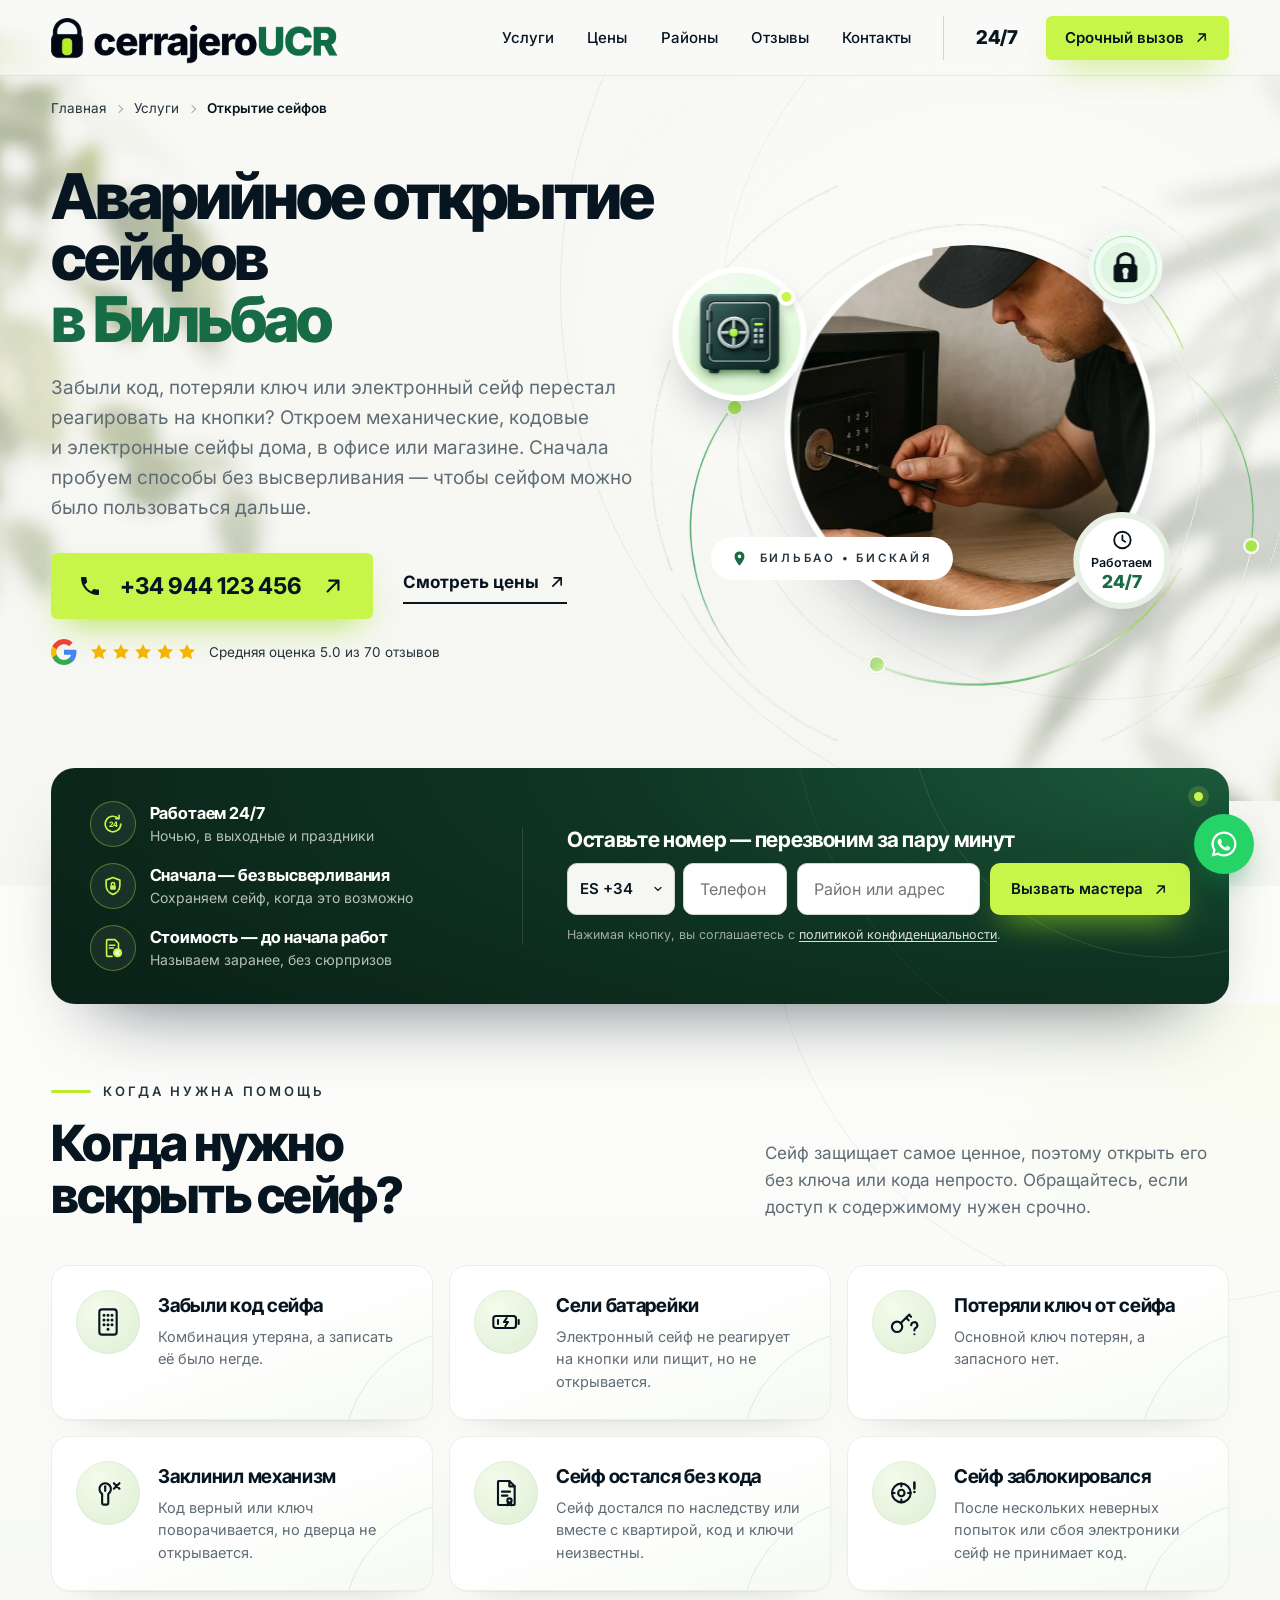
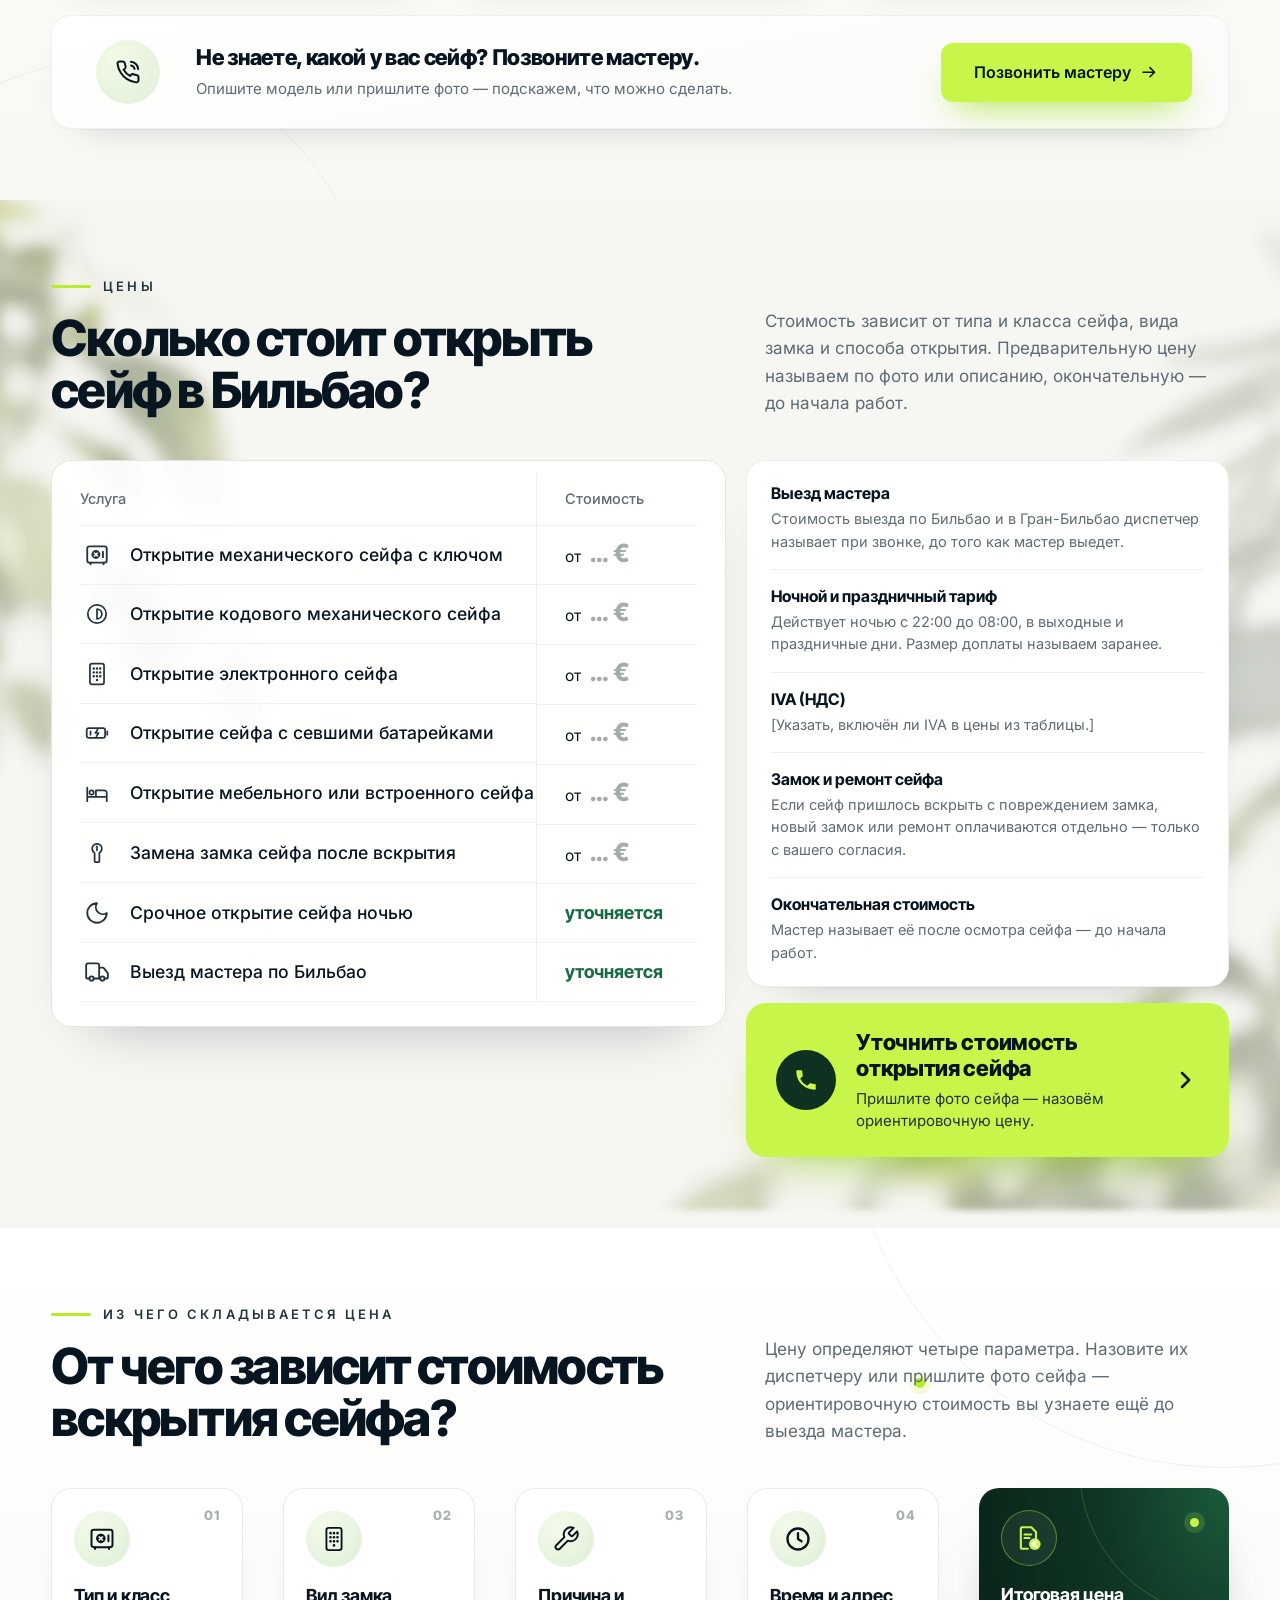
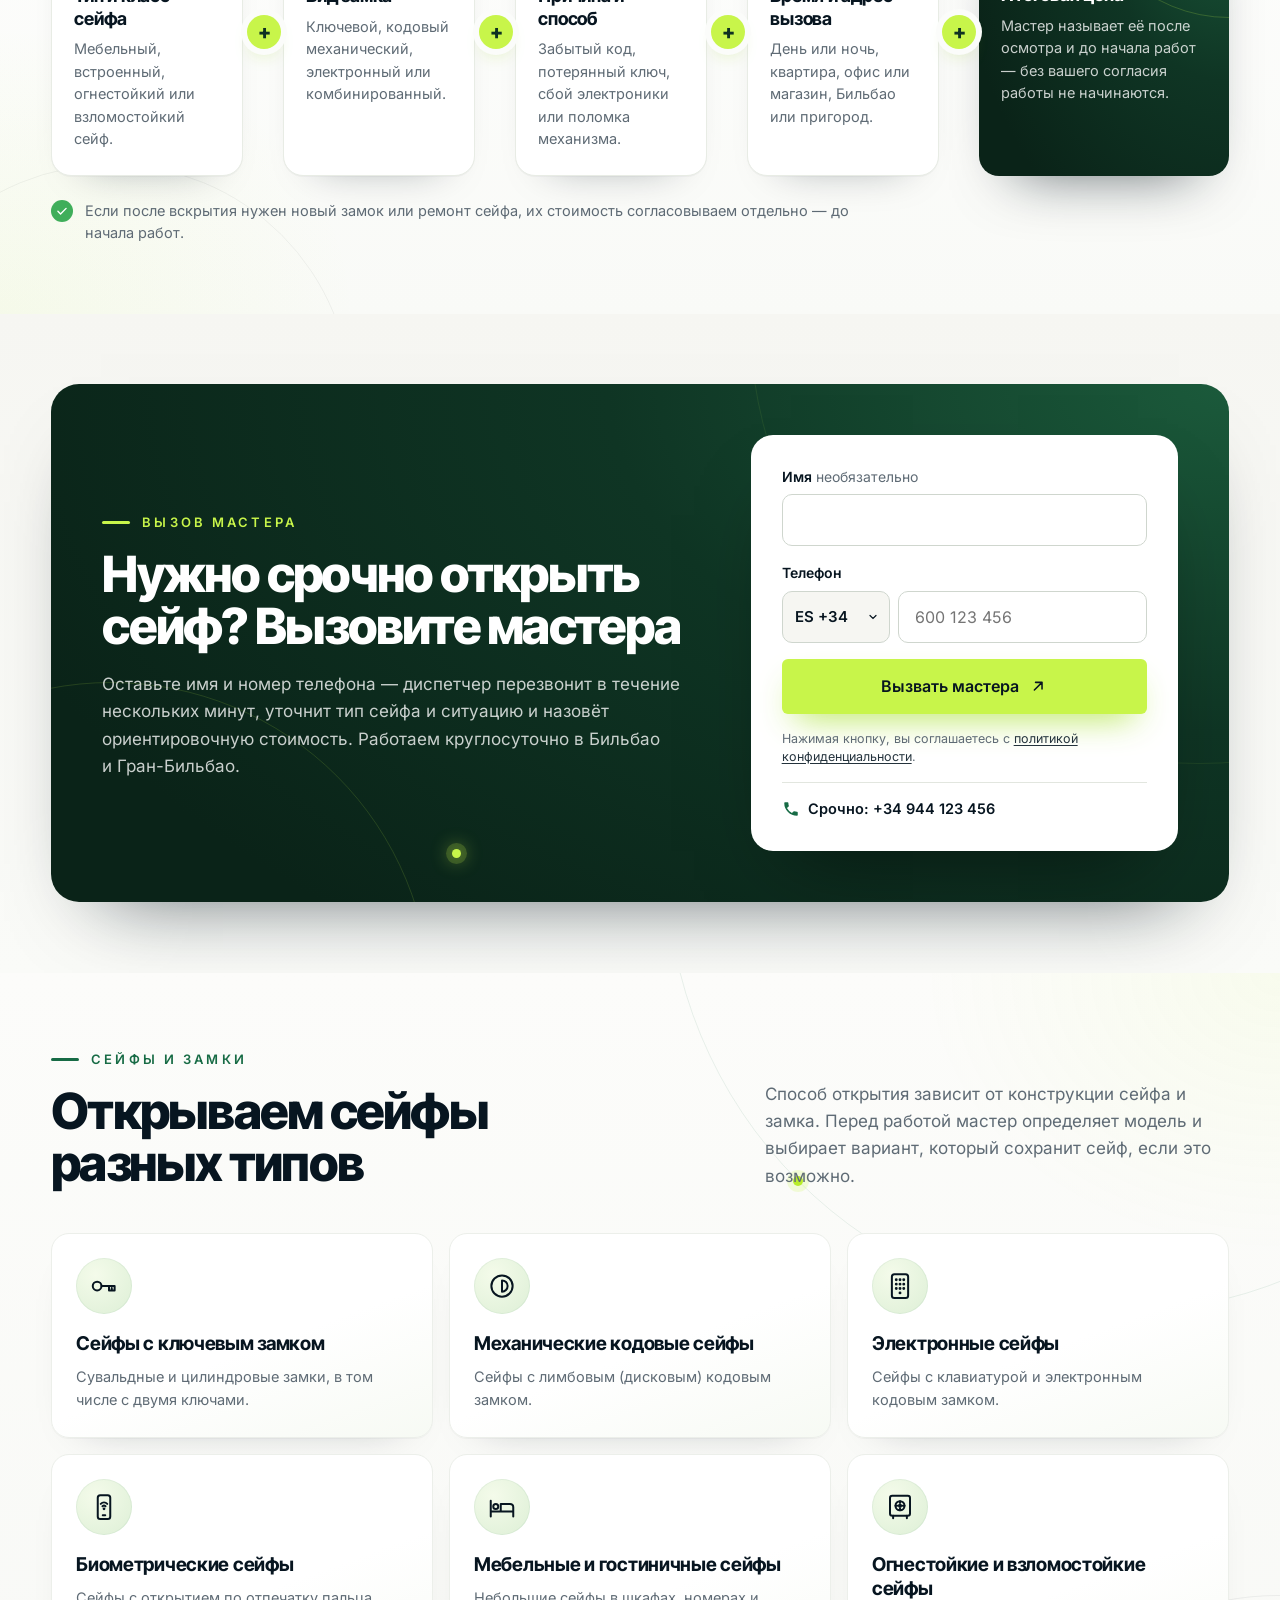
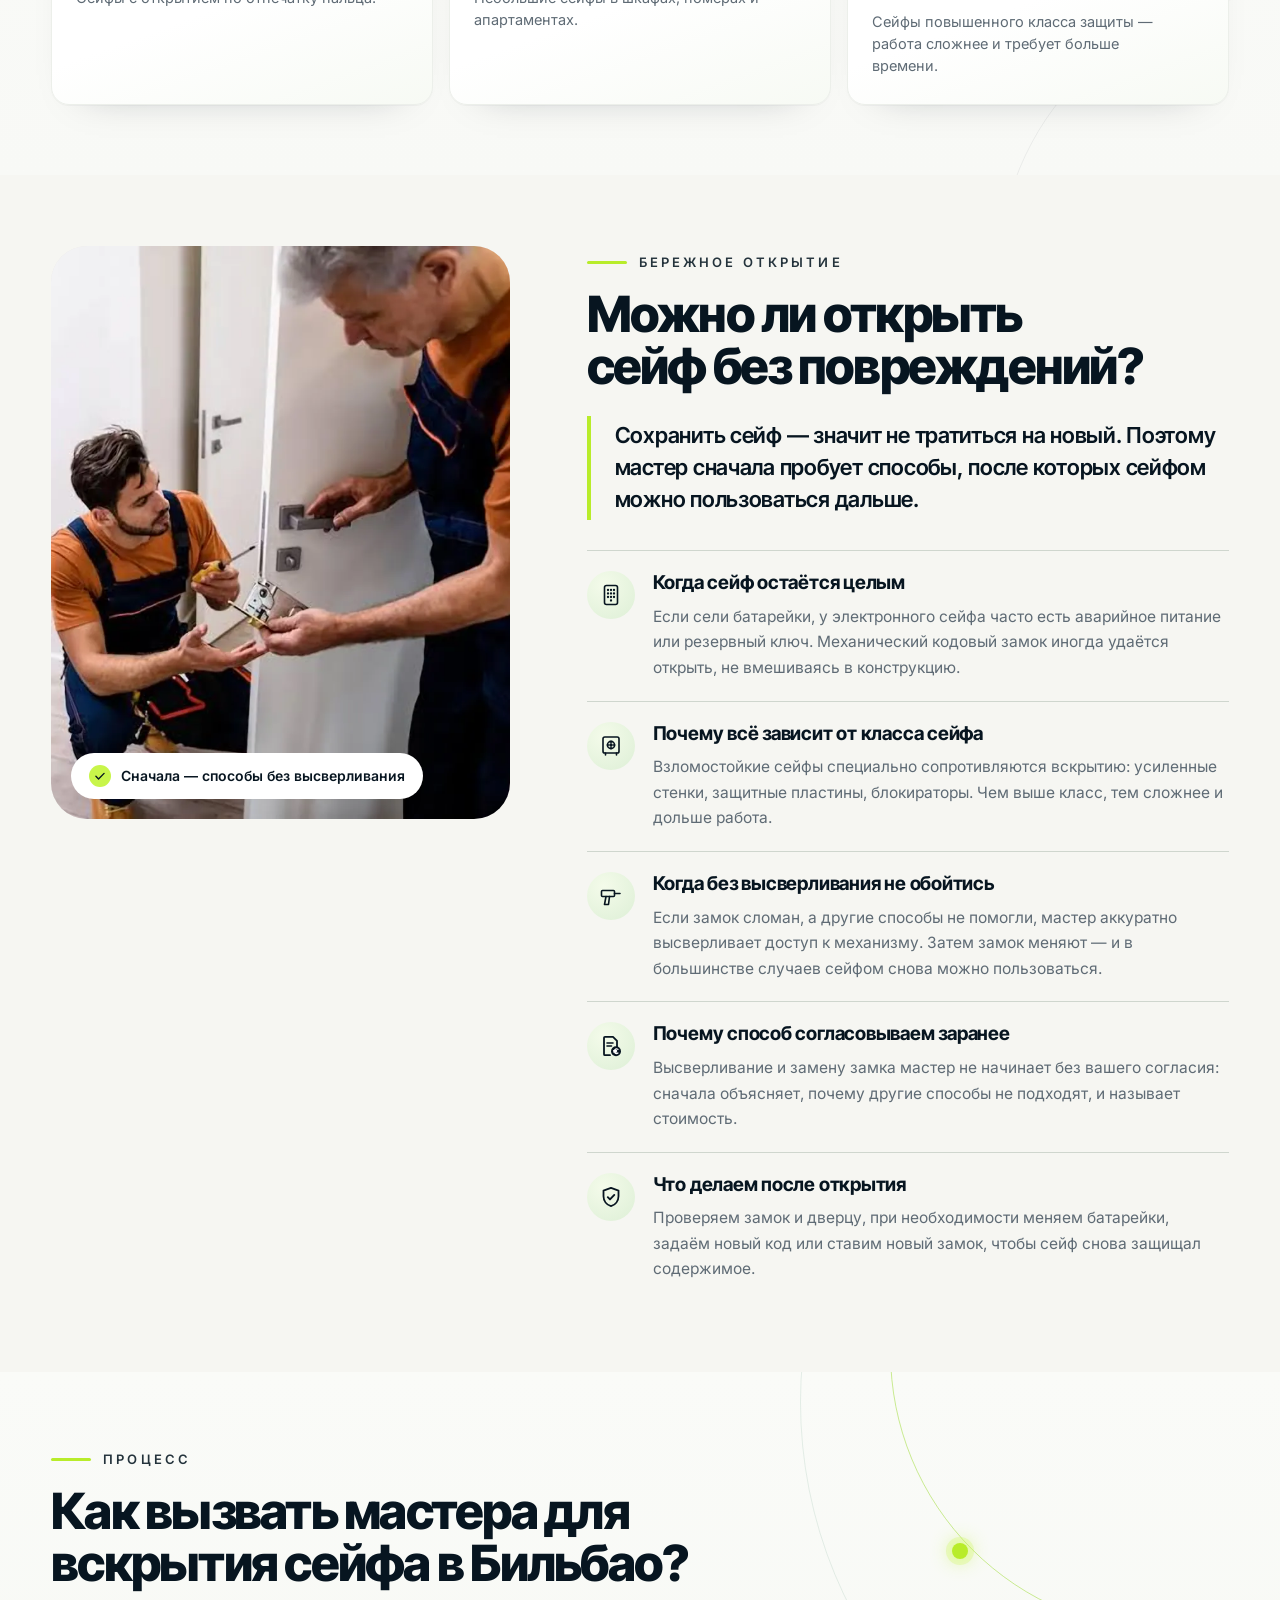
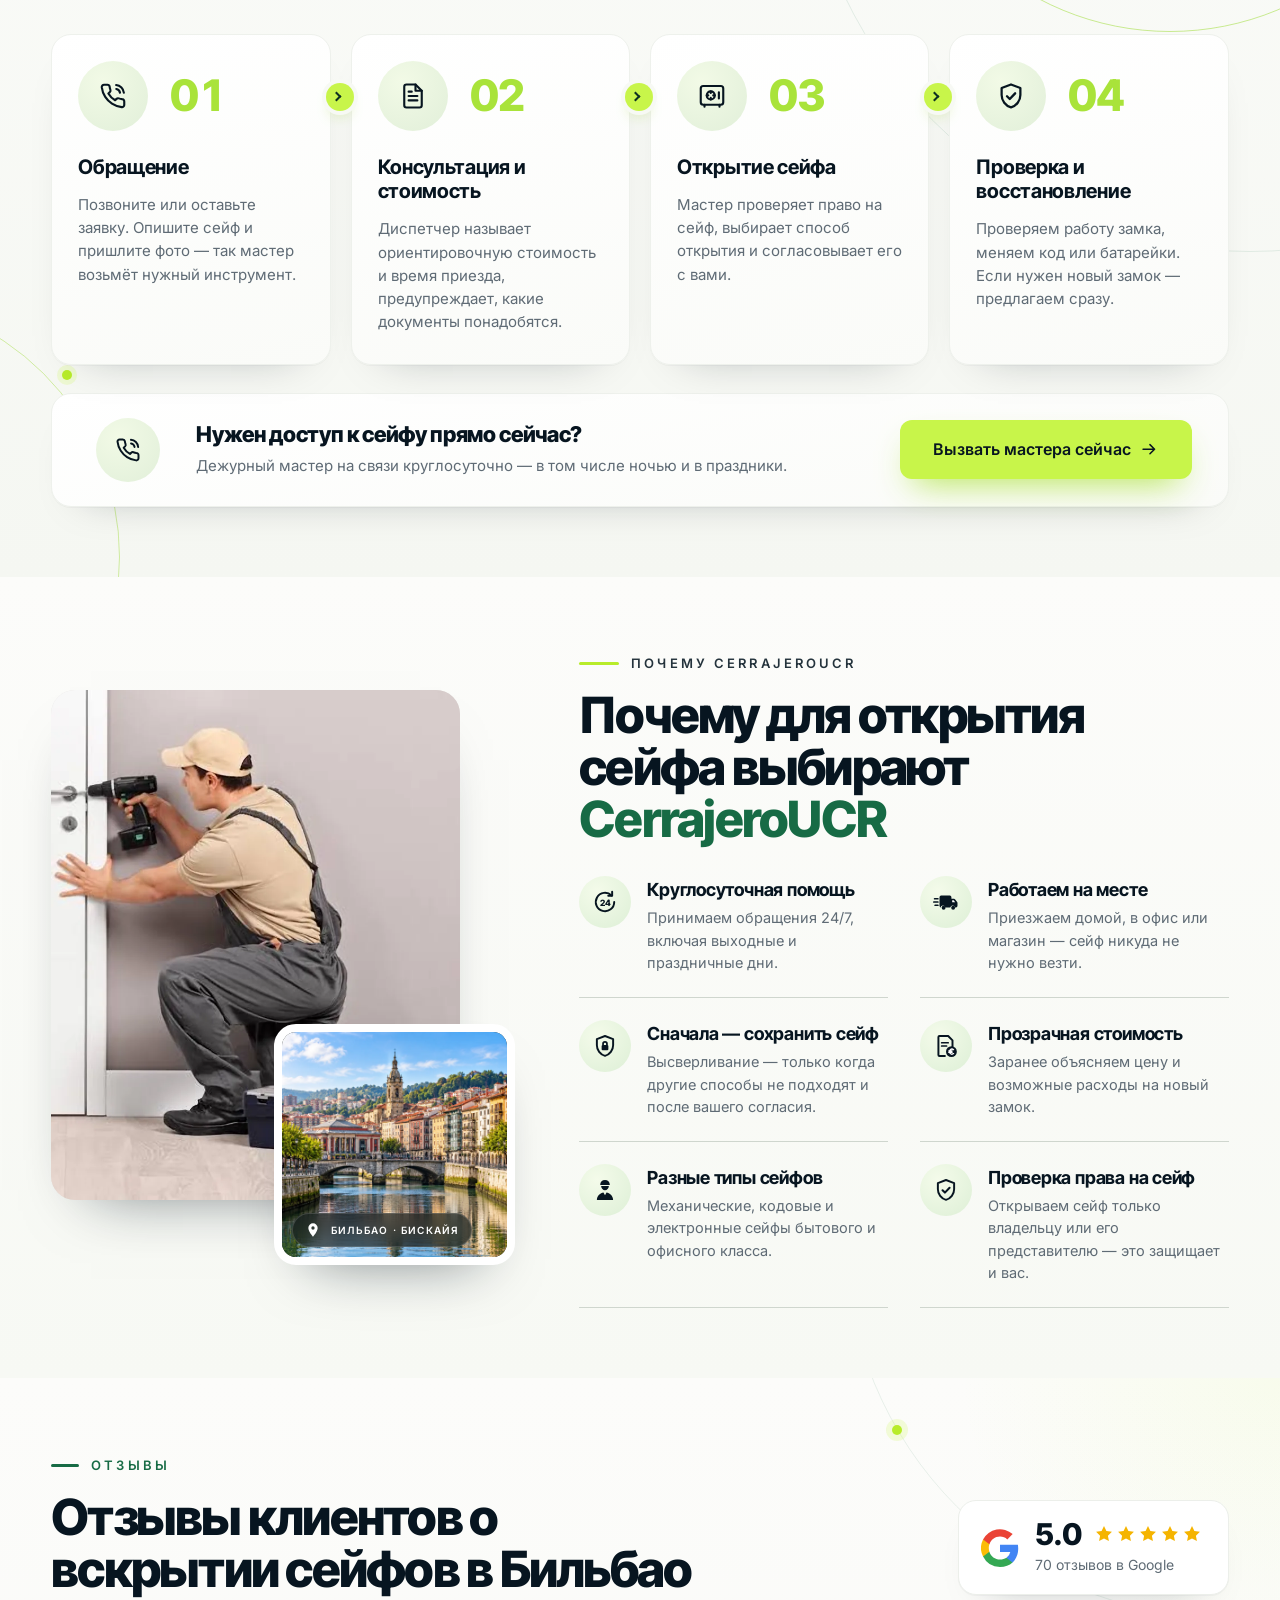
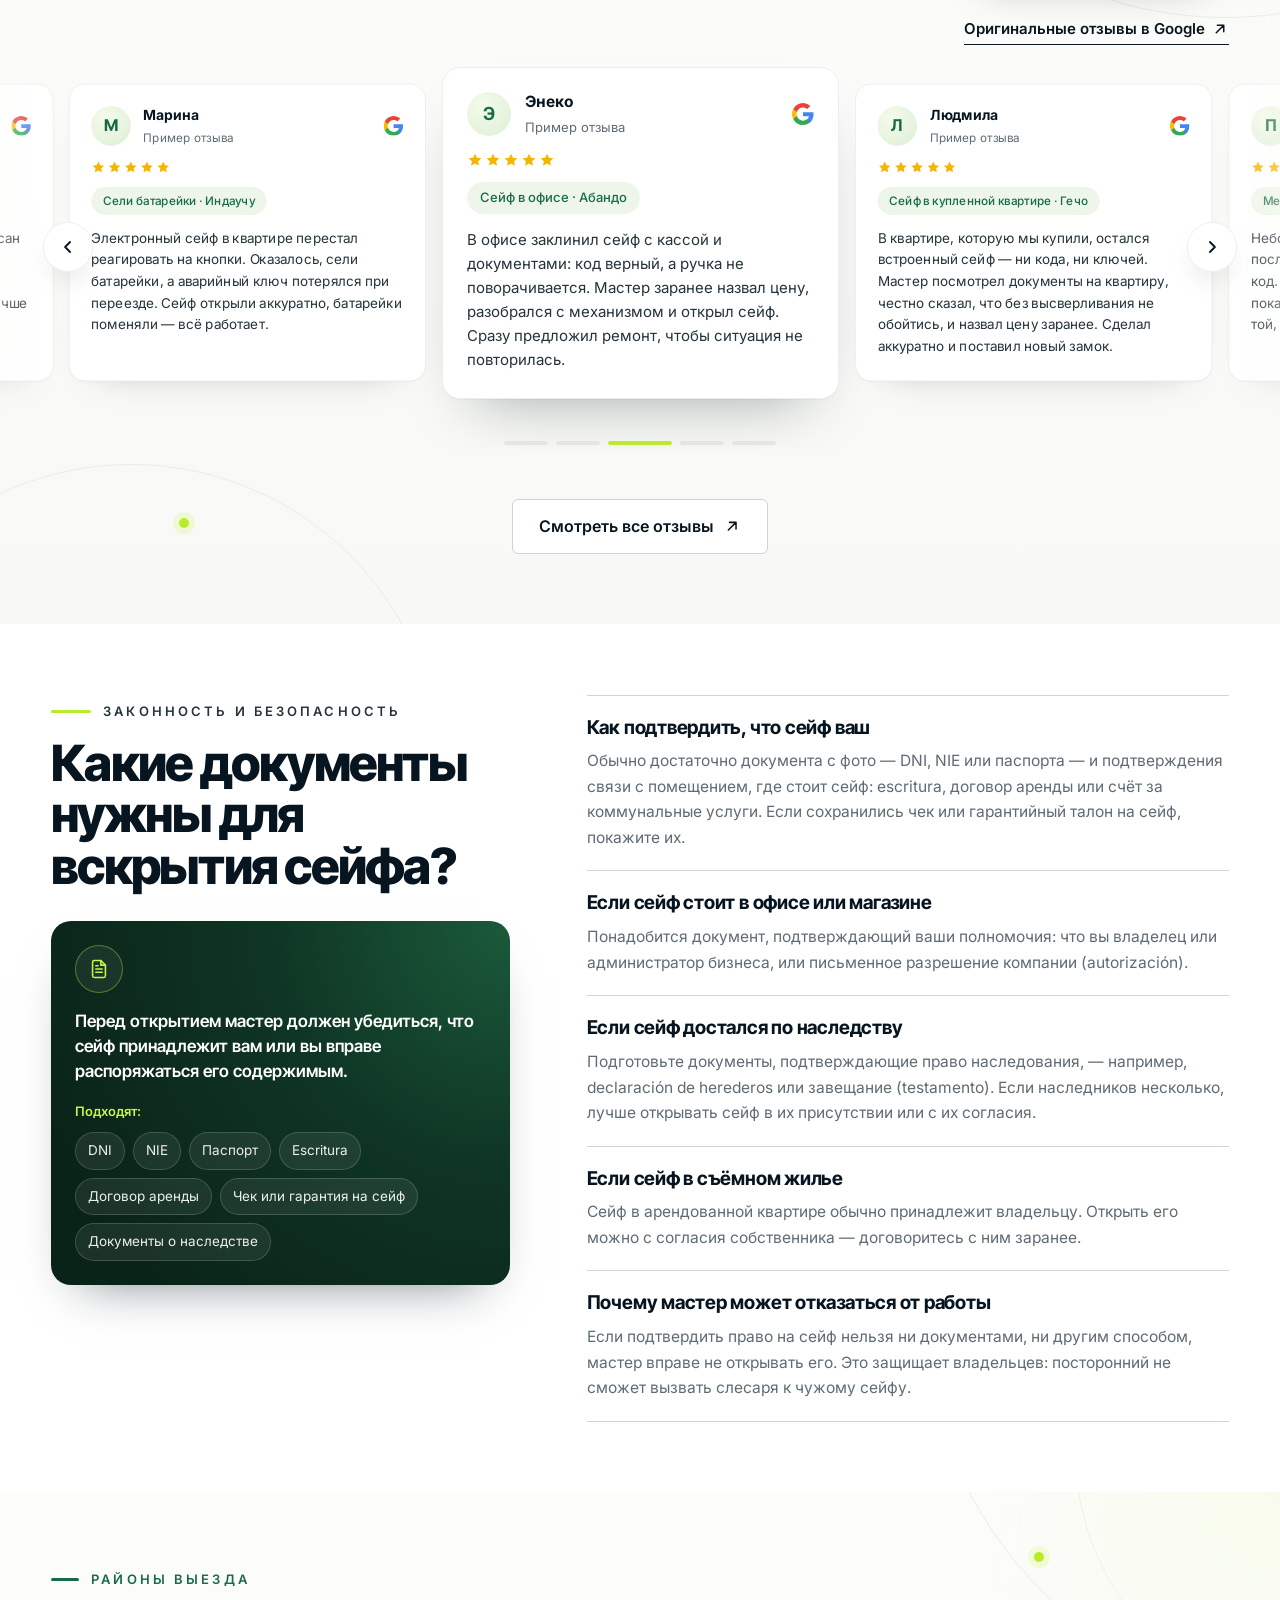
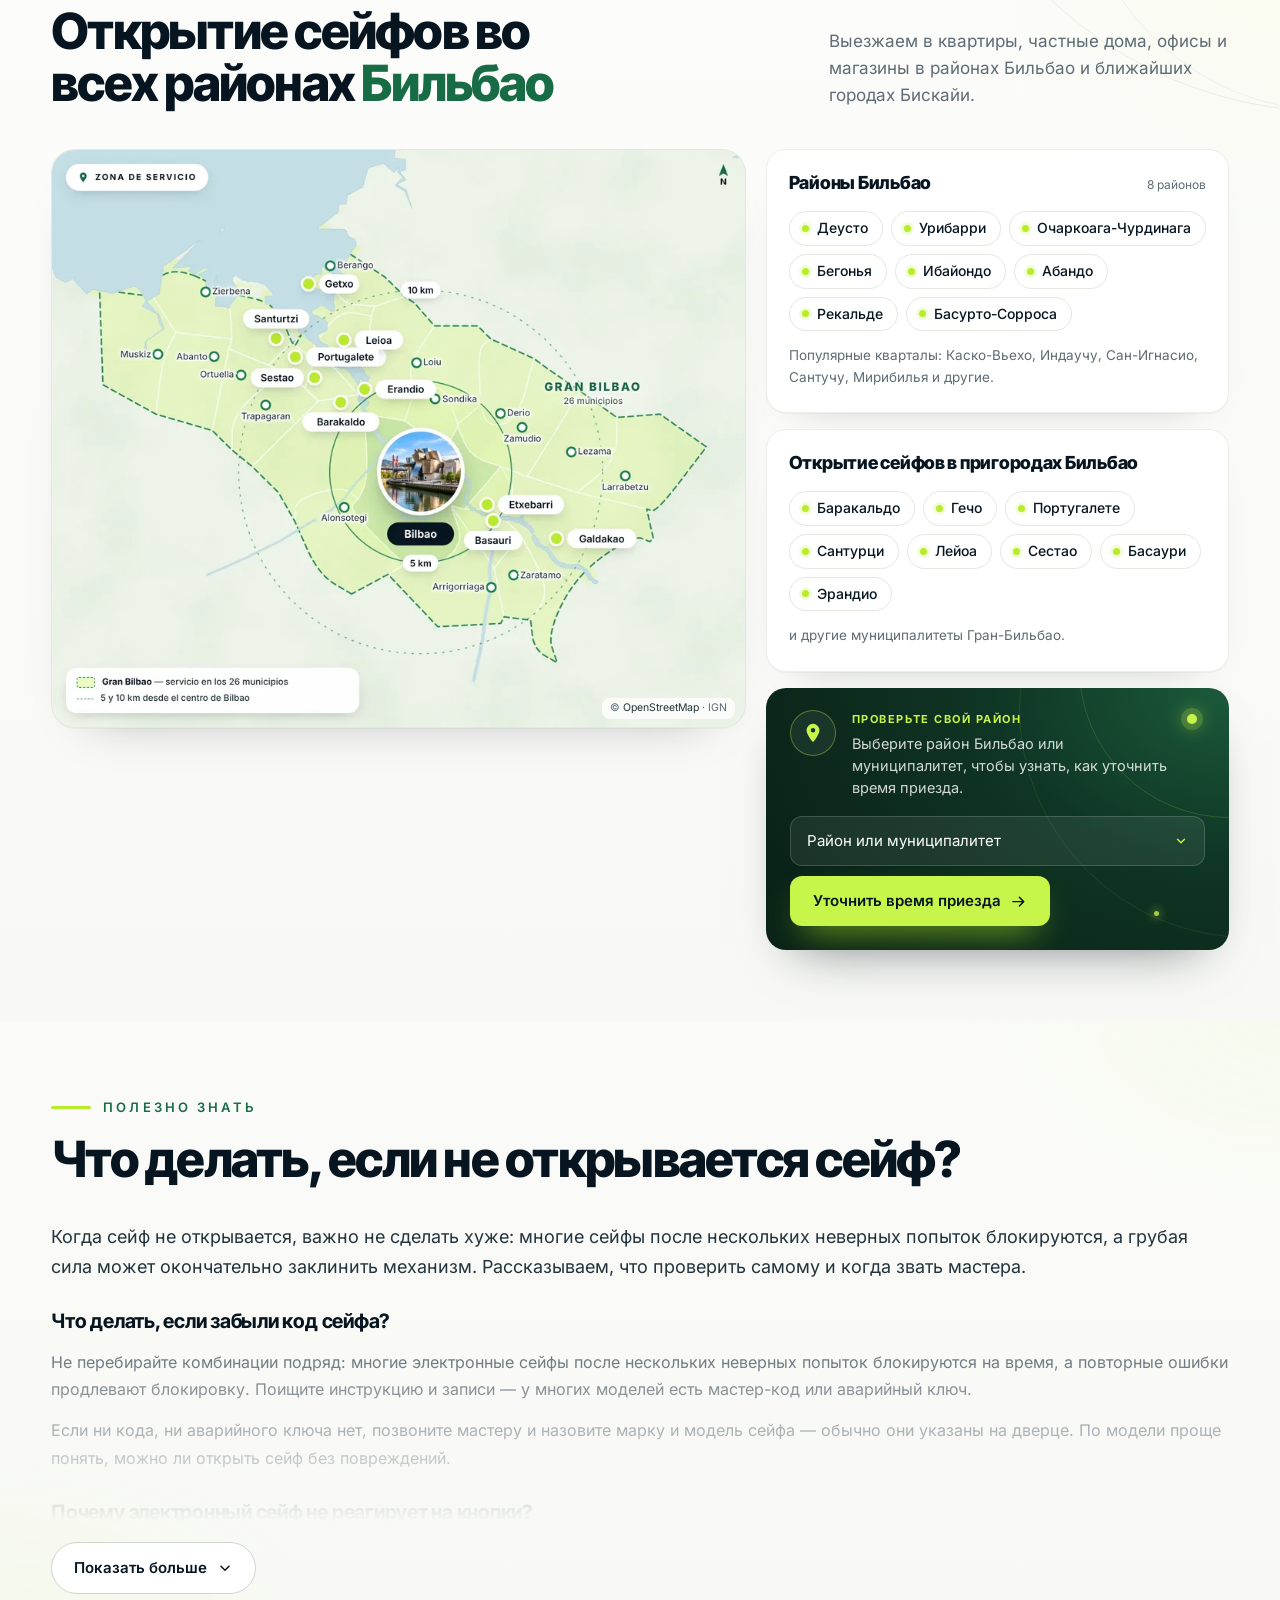
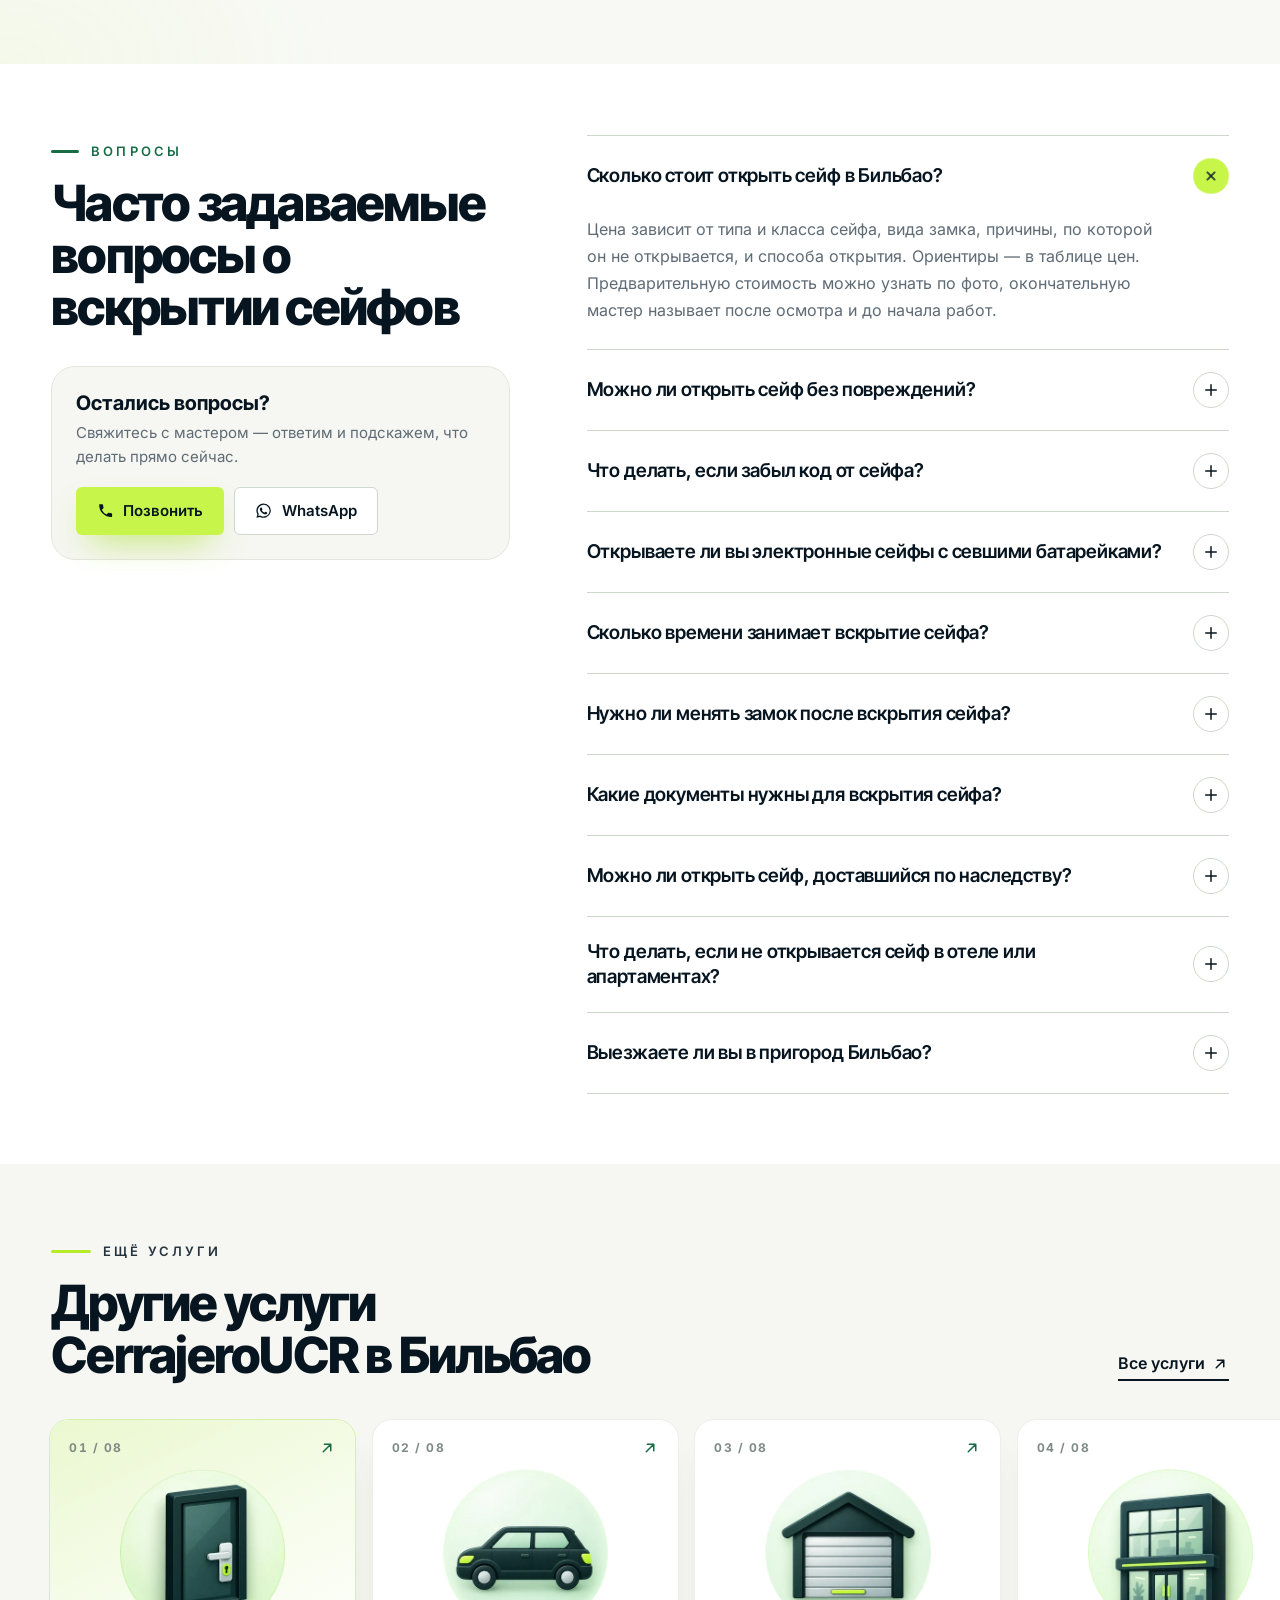
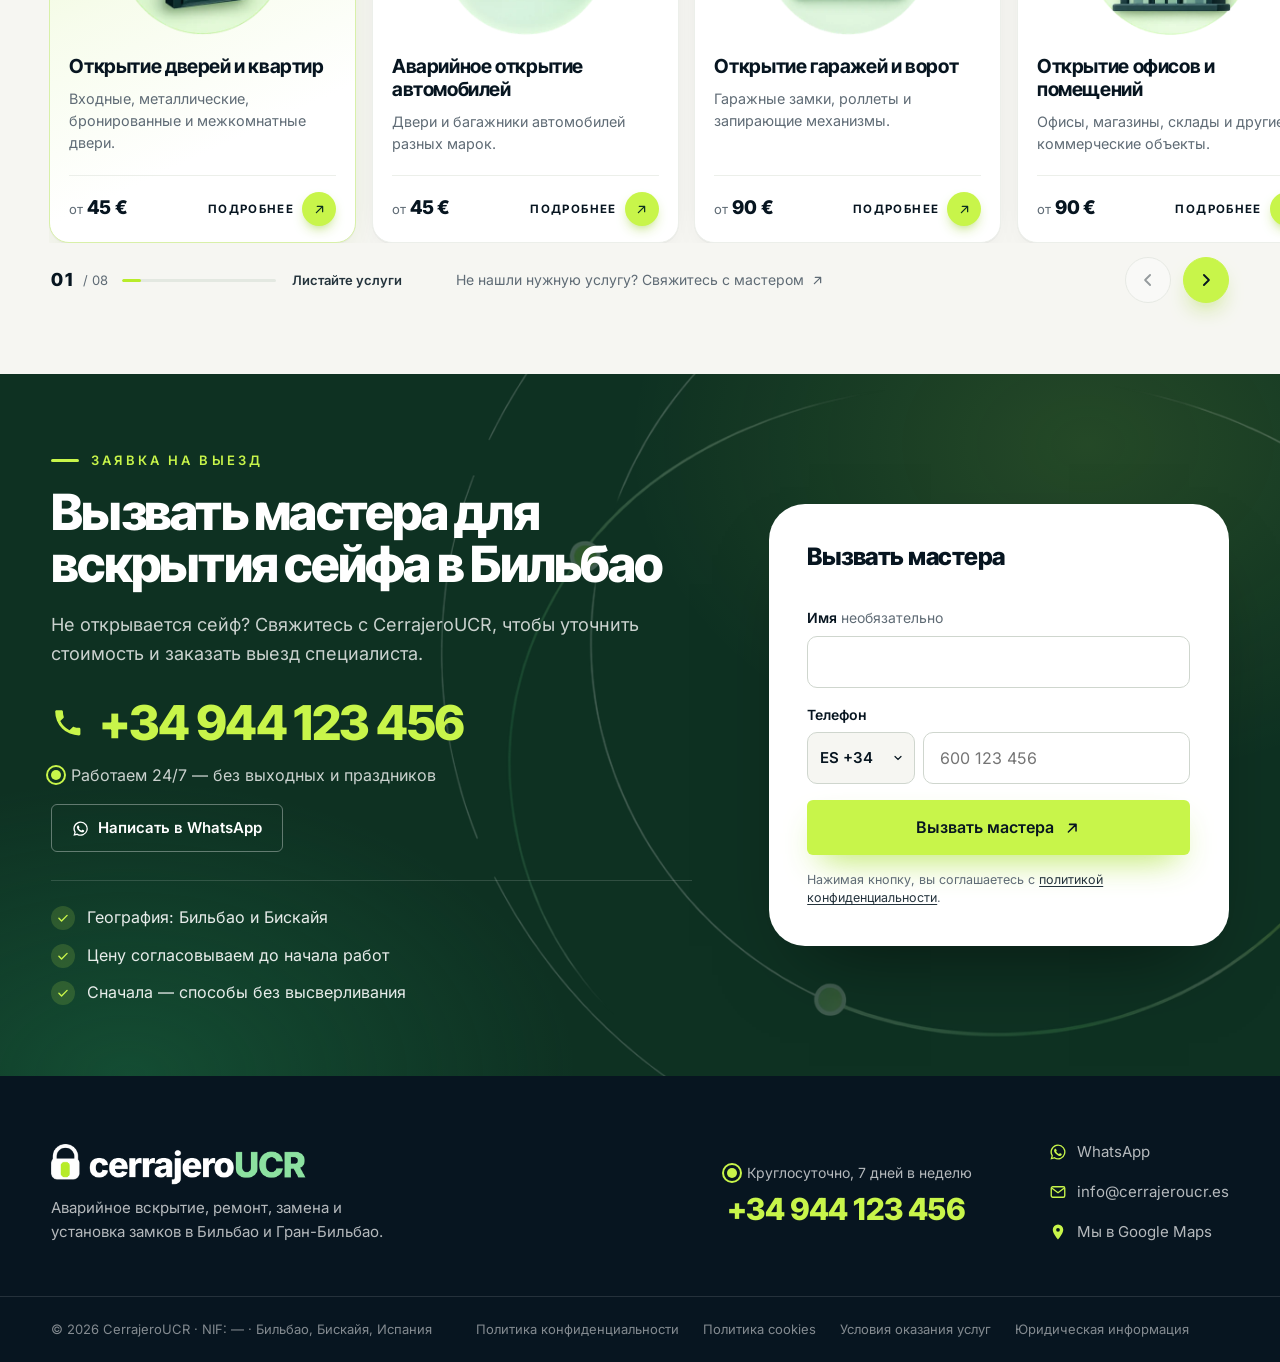
<file: servicios/apertura-de-cajas-fuertes/index.html>
<!DOCTYPE html>
<html lang="ru">
<head>
  <meta charset="UTF-8">
  <meta name="viewport" content="width=device-width, initial-scale=1, viewport-fit=cover">

  <!-- TODO: заменить домен cerrajeroucr.es на реальный (canonical, OG, schema.org) -->
  <title>Открытие сейфов в Бильбао 24/7 — CerrajeroUCR</title>
  <meta name="description" content="Забыли код, потеряли ключ или сели батарейки? Откроем механический, кодовый или электронный сейф в Бильбао — сначала без высверливания. Цена до начала работ.">
  <link rel="canonical" href="https://cerrajeroucr.es/servicios/apertura-de-cajas-fuertes/">
  <meta name="robots" content="index, follow, max-image-preview:large">
  <!-- После перевода: hreflang для испанской версии
  <link rel="alternate" hreflang="es-ES" href="https://cerrajeroucr.es/servicios/apertura-de-cajas-fuertes/">
  <link rel="alternate" hreflang="ru-ES" href="https://cerrajeroucr.es/ru/servicios/apertura-de-cajas-fuertes/">
  <link rel="alternate" hreflang="x-default" href="https://cerrajeroucr.es/servicios/apertura-de-cajas-fuertes/">
  -->

  <meta name="geo.region" content="ES-BI">
  <meta name="geo.placename" content="Bilbao">
  <meta name="geo.position" content="43.2630;-2.9350">
  <meta name="ICBM" content="43.2630, -2.9350">

  <meta property="og:type" content="website">
  <meta property="og:locale" content="ru_RU">
  <meta property="og:site_name" content="CerrajeroUCR">
  <meta property="og:title" content="Открытие сейфов в Бильбао 24/7 — CerrajeroUCR">
  <meta property="og:description" content="Забыли код или потеряли ключ от сейфа? Откроем механический, кодовый или электронный сейф в Бильбао, цена — до начала работ.">
  <meta property="og:url" content="https://cerrajeroucr.es/servicios/apertura-de-cajas-fuertes/">
  <meta property="og:image" content="https://cerrajeroucr.es/img/og-image.jpg">
  <meta property="og:image:width" content="1200">
  <meta property="og:image:height" content="630">
  <meta name="twitter:card" content="summary_large_image">

  <meta name="theme-color" content="#F6F6F2">
  <link rel="icon" type="image/png" sizes="32x32" href="../../img/favicon-32.png">
  <link rel="icon" type="image/png" sizes="192x192" href="../../img/favicon-192.png">
  <link rel="apple-touch-icon" href="../../img/apple-touch-icon.png">

  <link rel="preload" as="font" type="font/woff2" href="../../fonts/inter-tight-cyrillic-wght-normal.woff2" crossorigin>
  <link rel="preload" as="font" type="font/woff2" href="../../fonts/inter-cyrillic-wght-normal.woff2" crossorigin>
  <link rel="preload" as="image" href="../../img/safe-opening.webp" fetchpriority="high">
  <link rel="stylesheet" href="../../css/style.css">
  <link rel="stylesheet" href="../../css/service.css">

  <script type="application/ld+json">
  {
    "@context": "https://schema.org",
    "@graph": [
      {
        "@type": "Locksmith",
        "@id": "https://cerrajeroucr.es/#business",
        "name": "CerrajeroUCR",
        "url": "https://cerrajeroucr.es/",
        "telephone": "+34944123456",
        "image": "https://cerrajeroucr.es/img/og-image.jpg",
        "address": {
          "@type": "PostalAddress",
          "addressLocality": "Bilbao",
          "addressRegion": "Bizkaia",
          "addressCountry": "ES"
        }
      },
      {
        "@type": "Service",
        "@id": "https://cerrajeroucr.es/servicios/apertura-de-cajas-fuertes/#service",
        "name": "Открытие сейфов в Бильбао",
        "serviceType": "Аварийное открытие сейфов",
        "description": "Открытие механических, кодовых и электронных сейфов, если забыт код, потерян ключ, сели батарейки или заклинил механизм. Бильбао и Гран-Бильбао.",
        "provider": {
          "@id": "https://cerrajeroucr.es/#business"
        },
        "areaServed": [
          {
            "@type": "City",
            "name": "Bilbao"
          },
          {
            "@type": "AdministrativeArea",
            "name": "Gran Bilbao"
          }
        ],
        "hoursAvailable": {
          "@type": "OpeningHoursSpecification",
          "dayOfWeek": [
            "Monday",
            "Tuesday",
            "Wednesday",
            "Thursday",
            "Friday",
            "Saturday",
            "Sunday"
          ],
          "opens": "00:00",
          "closes": "23:59"
        }
      },
      {
        "@type": "BreadcrumbList",
        "@id": "https://cerrajeroucr.es/servicios/apertura-de-cajas-fuertes/#breadcrumbs",
        "itemListElement": [
          {
            "@type": "ListItem",
            "position": 1,
            "name": "Главная",
            "item": "https://cerrajeroucr.es/"
          },
          {
            "@type": "ListItem",
            "position": 2,
            "name": "Услуги",
            "item": "https://cerrajeroucr.es/servicios/"
          },
          {
            "@type": "ListItem",
            "position": 3,
            "name": "Открытие сейфов",
            "item": "https://cerrajeroucr.es/servicios/apertura-de-cajas-fuertes/"
          }
        ]
      },
      {
        "@type": "WebPage",
        "@id": "https://cerrajeroucr.es/servicios/apertura-de-cajas-fuertes/#webpage",
        "url": "https://cerrajeroucr.es/servicios/apertura-de-cajas-fuertes/",
        "name": "Открытие сейфов в Бильбао 24/7 — CerrajeroUCR",
        "about": {
          "@id": "https://cerrajeroucr.es/servicios/apertura-de-cajas-fuertes/#service"
        },
        "breadcrumb": {
          "@id": "https://cerrajeroucr.es/servicios/apertura-de-cajas-fuertes/#breadcrumbs"
        },
        "inLanguage": "ru"
      }
    ]
  }
  </script>
  <!-- FAQ_JSONLD:start -->
  <script type="application/ld+json">
{
  "@context": "https://schema.org",
  "@type": "FAQPage",
  "mainEntity": [
    {
      "@type": "Question",
      "name": "Сколько стоит открыть сейф в Бильбао?",
      "acceptedAnswer": {
        "@type": "Answer",
        "text": "Цена зависит от типа и класса сейфа, вида замка, причины, по которой он не открывается, и способа открытия. Ориентиры — в таблице цен. Предварительную стоимость можно узнать по фото, окончательную мастер называет после осмотра и до начала работ."
      }
    },
    {
      "@type": "Question",
      "name": "Можно ли открыть сейф без повреждений?",
      "acceptedAnswer": {
        "@type": "Answer",
        "text": "Часто да: при севших батарейках, наличии резервного ключа или исправном кодовом механизме сейф открывают без высверливания. С сейфами высокого класса защиты это удаётся не всегда — тогда мастер заранее объясняет причину и согласует способ и стоимость."
      }
    },
    {
      "@type": "Question",
      "name": "Что делать, если забыл код от сейфа?",
      "acceptedAnswer": {
        "@type": "Answer",
        "text": "Не перебирайте комбинации — электронный сейф может заблокироваться. Поищите инструкцию, аварийный ключ или мастер-код. Если их нет, позвоните мастеру и назовите марку и модель сейфа — он подскажет, как его открыть."
      }
    },
    {
      "@type": "Question",
      "name": "Открываете ли вы электронные сейфы с севшими батарейками?",
      "acceptedAnswer": {
        "@type": "Answer",
        "text": "Да. Если у сейфа нет разъёма для аварийного питания или резервного ключа, мастер откроет его и заменит батарейки. После этого сейф работает как раньше."
      }
    },
    {
      "@type": "Question",
      "name": "Сколько времени занимает вскрытие сейфа?",
      "acceptedAnswer": {
        "@type": "Answer",
        "text": "Бытовой сейф с севшими батарейками или исправным механизмом открывается быстрее, чем взломостойкий сейф высокого класса. Точнее мастер скажет после осмотра. Если понадобится замена замка, добавится время на установку."
      }
    },
    {
      "@type": "Question",
      "name": "Нужно ли менять замок после вскрытия сейфа?",
      "acceptedAnswer": {
        "@type": "Answer",
        "text": "Если сейф открыт без повреждений — нет, достаточно задать новый код. Если замок пришлось высверлить, его нужно заменить, иначе сейф не будет надёжно закрываться. Стоимость нового замка мастер называет до начала работ."
      }
    },
    {
      "@type": "Question",
      "name": "Какие документы нужны для вскрытия сейфа?",
      "acceptedAnswer": {
        "@type": "Answer",
        "text": "Документ с фото — DNI, NIE или паспорт — и подтверждение права на сейф или помещение: escritura, договор аренды, документы на сейф или о наследстве. Подробнее — в разделе о документах."
      }
    },
    {
      "@type": "Question",
      "name": "Можно ли открыть сейф, доставшийся по наследству?",
      "acceptedAnswer": {
        "@type": "Answer",
        "text": "Да, при наличии документов, подтверждающих право наследования. Если наследников несколько, лучше открывать сейф в их присутствии или с их письменного согласия."
      }
    },
    {
      "@type": "Question",
      "name": "Что делать, если не открывается сейф в отеле или апартаментах?",
      "acceptedAnswer": {
        "@type": "Answer",
        "text": "Обратитесь на ресепшен или к владельцу апартаментов: сейф принадлежит им, и открывать его должны они или вызванный ими мастер."
      }
    },
    {
      "@type": "Question",
      "name": "Выезжаете ли вы в пригород Бильбао?",
      "acceptedAnswer": {
        "@type": "Answer",
        "text": "Да. Кроме всех районов Бильбао выезжаем в муниципалитеты Гран-Бильбао: Баракальдо, Гечо, Португалете, Сантурци, Лейоа, Сестао, Басаури, Эрандио и другие. Стоимость и время приезда за город диспетчер назовёт при звонке. Проверить свой район можно на карте выезда."
      }
    }
  ]
}
  </script>
  <!-- FAQ_JSONLD:end -->
</head>
<body>

<svg class="sprite" aria-hidden="true" focusable="false" xmlns="http://www.w3.org/2000/svg">
  <symbol id="i-arrow" viewBox="0 0 24 24"><path d="M7 17 17 7M8.5 7H17v8.5" fill="none" stroke="currentColor" stroke-width="2" stroke-linecap="round" stroke-linejoin="round"/></symbol>
  <symbol id="i-arrow-right" viewBox="0 0 24 24"><path d="M4 12h15M13 6l6 6-6 6" fill="none" stroke="currentColor" stroke-width="2" stroke-linecap="round" stroke-linejoin="round"/></symbol>
  <symbol id="i-phone" viewBox="0 0 24 24"><path fill="currentColor" d="M6.6 10.8a15.2 15.2 0 0 0 6.6 6.6l2.2-2.2c.3-.3.7-.4 1-.2 1.1.4 2.3.6 3.6.6.6 0 1 .4 1 1V20c0 .6-.4 1-1 1A17 17 0 0 1 3 4c0-.6.4-1 1-1h3.5c.6 0 1 .4 1 1 0 1.3.2 2.5.6 3.6.1.3 0 .7-.2 1z"/></symbol>
  <symbol id="i-clock" viewBox="0 0 24 24"><circle cx="12" cy="12" r="9" fill="none" stroke="currentColor" stroke-width="2"/><path d="M12 7v5l3 2" fill="none" stroke="currentColor" stroke-width="2" stroke-linecap="round" stroke-linejoin="round"/></symbol>
  <symbol id="i-pin" viewBox="0 0 24 24"><path fill="currentColor" d="M12 2a7 7 0 0 0-7 7c0 5.2 7 13 7 13s7-7.8 7-13a7 7 0 0 0-7-7zm0 9.5A2.5 2.5 0 1 1 12 6.5a2.5 2.5 0 0 1 0 5z"/></symbol>
  <symbol id="i-star" viewBox="0 0 24 24"><path fill="currentColor" d="m12 2.5 2.9 6 6.6.9-4.8 4.6 1.2 6.5L12 17.4l-5.9 3.1 1.2-6.5L2.5 9.4l6.6-.9z"/></symbol>
  <symbol id="i-check" viewBox="0 0 24 24"><path d="m5 12.5 4.5 4.5L19 7.5" fill="none" stroke="currentColor" stroke-width="2.4" stroke-linecap="round" stroke-linejoin="round"/></symbol>
  <symbol id="i-chev-left" viewBox="0 0 24 24"><path d="M14.5 6 8.5 12l6 6" fill="none" stroke="currentColor" stroke-width="2.2" stroke-linecap="round" stroke-linejoin="round"/></symbol>
  <symbol id="i-chev-right" viewBox="0 0 24 24"><path d="m9.5 6 6 6-6 6" fill="none" stroke="currentColor" stroke-width="2.2" stroke-linecap="round" stroke-linejoin="round"/></symbol>
  <symbol id="i-door" viewBox="0 0 24 24"><g fill="none" stroke="currentColor" stroke-width="1.7" stroke-linecap="round" stroke-linejoin="round"><rect x="6" y="3" width="12" height="18" rx="1"/><path d="M3.5 21h17"/></g><circle cx="14.6" cy="12.4" r="1" fill="currentColor"/></symbol>
  <symbol id="i-car" viewBox="0 0 24 24"><g fill="none" stroke="currentColor" stroke-width="1.7" stroke-linecap="round" stroke-linejoin="round"><path d="M3.5 16v-3.2L5.6 8a1.6 1.6 0 0 1 1.5-1h9.8a1.6 1.6 0 0 1 1.5 1l2.1 4.8V16a1 1 0 0 1-1 1h-1M6 17H4.5a1 1 0 0 1-1-1"/><path d="M3.5 12.5h17M10 17h4"/><circle cx="8" cy="17" r="2"/><circle cx="16" cy="17" r="2"/></g></symbol>
  <symbol id="i-safe" viewBox="0 0 24 24"><g fill="none" stroke="currentColor" stroke-width="1.7" stroke-linecap="round" stroke-linejoin="round"><rect x="3" y="4" width="18" height="15" rx="2"/><circle cx="11" cy="11.5" r="3.2"/><path d="M11 8.3v1.2M11 13.5v1.2M7.8 11.5H9M13 11.5h1.2M17.5 9v5M6 19v1.5M18 19v1.5"/></g></symbol>
  <symbol id="i-wrench" viewBox="0 0 24 24"><path fill="none" stroke="currentColor" stroke-width="1.7" stroke-linecap="round" stroke-linejoin="round" d="M14.7 6.3a1 1 0 0 0 0 1.4l1.6 1.6a1 1 0 0 0 1.4 0l3.8-3.8a6 6 0 0 1-7.9 7.9l-6.9 6.9a2.1 2.1 0 0 1-3-3l6.9-6.9a6 6 0 0 1 7.9-7.9z"/></symbol>
  <symbol id="i-gear" viewBox="0 0 24 24"><g fill="none" stroke="currentColor" stroke-width="1.7" stroke-linecap="round" stroke-linejoin="round"><path d="M12.2 2h-.4a2 2 0 0 0-2 2v.2a2 2 0 0 1-1 1.7l-.4.3a2 2 0 0 1-2 0l-.2-.1a2 2 0 0 0-2.7.7l-.2.4a2 2 0 0 0 .7 2.7l.2.1a2 2 0 0 1 1 1.7v.5a2 2 0 0 1-1 1.7l-.2.1a2 2 0 0 0-.7 2.7l.2.4a2 2 0 0 0 2.7.7l.2-.1a2 2 0 0 1 2 0l.4.3a2 2 0 0 1 1 1.7v.2a2 2 0 0 0 2 2h.4a2 2 0 0 0 2-2v-.2a2 2 0 0 1 1-1.7l.4-.3a2 2 0 0 1 2 0l.2.1a2 2 0 0 0 2.7-.7l.2-.4a2 2 0 0 0-.7-2.7l-.2-.1a2 2 0 0 1-1-1.7v-.5a2 2 0 0 1 1-1.7l.2-.1a2 2 0 0 0 .7-2.7l-.2-.4a2 2 0 0 0-2.7-.7l-.2.1a2 2 0 0 1-2 0l-.4-.3a2 2 0 0 1-1-1.7V4a2 2 0 0 0-2-2z"/><circle cx="12" cy="12" r="3"/></g></symbol>
  <symbol id="i-truck" viewBox="0 0 24 24"><g fill="none" stroke="currentColor" stroke-width="1.7" stroke-linecap="round" stroke-linejoin="round"><path d="M14 18V6a2 2 0 0 0-2-2H4a2 2 0 0 0-2 2v11a1 1 0 0 0 1 1h2M15 18H9M19 18h2a1 1 0 0 0 1-1v-3.6a1 1 0 0 0-.2-.6l-3.5-4.4a1 1 0 0 0-.8-.4H14"/><circle cx="17" cy="18" r="2"/><circle cx="7" cy="18" r="2"/></g></symbol>
  <symbol id="i-warning" viewBox="0 0 24 24"><g fill="none" stroke="currentColor" stroke-width="1.7" stroke-linecap="round" stroke-linejoin="round"><path d="M10.3 3.9 1.8 18a2 2 0 0 0 1.7 3h17a2 2 0 0 0 1.7-3L13.7 3.9a2 2 0 0 0-3.4 0z"/><path d="M12 9v4M12 17h.01"/></g></symbol>
  <symbol id="i-garage" viewBox="0 0 24 24"><g fill="none" stroke="currentColor" stroke-width="1.7" stroke-linecap="round" stroke-linejoin="round"><path d="M3 20.5V9l9-5.5L21 9v11.5"/><path d="M6.5 20.5V12h11v8.5M6.5 15h11M6.5 18h11"/></g></symbol>
  <symbol id="i-key" viewBox="0 0 24 24"><g fill="none" stroke="currentColor" stroke-width="1.7" stroke-linecap="round" stroke-linejoin="round"><circle cx="7.5" cy="15.5" r="5"/><path d="m11 12 9.5-9.5M15.5 7.5l3 3M18 5l2.5 2.5"/></g></symbol>
  <symbol id="i-moon" viewBox="0 0 24 24"><path fill="none" stroke="currentColor" stroke-width="1.7" stroke-linecap="round" stroke-linejoin="round" d="M12 3a6.5 6.5 0 0 0 9 9 9 9 0 1 1-9-9z"/></symbol>
  <symbol id="i-van" viewBox="0 0 24 24"><path fill="currentColor" d="M6 7.5A1.5 1.5 0 0 1 7.5 6h8A1.5 1.5 0 0 1 17 7.5V9h2.3c.5 0 .9.2 1.2.6l1.8 2.4c.2.3.3.6.3.9v2.6a1.5 1.5 0 0 1-1.5 1.5h-.6a2.4 2.4 0 0 0-4.6 0h-4.4a2.4 2.4 0 0 0-4.6 0H7.5A1.5 1.5 0 0 1 6 15.5z"/><path fill="#fff" d="M17.7 10.3h1.4l1.4 1.9h-2.8z"/><circle cx="9.8" cy="17.3" r="1.8" fill="currentColor"/><circle cx="18.6" cy="17.3" r="1.8" fill="currentColor"/><path d="M1.5 9h3M.8 12h3.7M2 15h2.5" fill="none" stroke="currentColor" stroke-width="1.6" stroke-linecap="round"/></symbol>
  <symbol id="i-clock24" viewBox="0 0 24 24"><path d="M20.5 12a8.5 8.5 0 1 1-2.5-6" fill="none" stroke="currentColor" stroke-width="1.8" stroke-linecap="round"/><path d="M18.6 2.6v3.6h-3.6" fill="none" stroke="currentColor" stroke-width="1.8" stroke-linecap="round" stroke-linejoin="round"/><text x="12.2" y="15.3" text-anchor="middle" font-size="8" font-weight="800" fill="currentColor" font-family="Inter Tight, Inter, Arial, sans-serif">24</text></symbol>
  <symbol id="i-shield-lock" viewBox="0 0 24 24"><path d="M12 2.8 4.5 5.6v5.6c0 4.6 3.1 8.6 7.5 9.9 4.4-1.3 7.5-5.3 7.5-9.9V5.6z" fill="none" stroke="currentColor" stroke-width="1.8" stroke-linejoin="round"/><path d="M10.2 11.2V9.9a1.8 1.8 0 0 1 3.6 0v1.3" fill="none" stroke="currentColor" stroke-width="1.6"/><rect x="8.9" y="11.1" width="6.2" height="4.9" rx="1" fill="currentColor"/></symbol>
  <symbol id="i-doc-euro" viewBox="0 0 24 24"><path d="M6 2.8h8l4 4V13M11 21.2H6a1 1 0 0 1-1-1V3.8a1 1 0 0 1 1-1" fill="none" stroke="currentColor" stroke-width="1.8" stroke-linecap="round" stroke-linejoin="round"/><path d="M8 9h6M8 12h4.5" fill="none" stroke="currentColor" stroke-width="1.6" stroke-linecap="round"/><circle cx="17" cy="17.2" r="5" fill="currentColor"/><path d="M19 15.4a2.3 2.3 0 1 0 0 3.6M14.6 16.6h3M14.6 17.9h3" fill="none" stroke="#fff" stroke-width="1.2" stroke-linecap="round"/></symbol>
  <symbol id="i-worker" viewBox="0 0 24 24"><path fill="currentColor" d="M12 2.8c-2.6 0-4.4 1.8-4.4 4.1v.4h8.8v-.4c0-2.3-1.8-4.1-4.4-4.1z"/><path fill="currentColor" d="M8.4 8.4h7.2c-.2 2.2-1.7 3.9-3.6 3.9s-3.4-1.7-3.6-3.9zM4.5 21.2c.2-3.9 3.2-6.4 6.1-6.8l1.4 2.4 1.4-2.4c2.9.4 5.9 2.9 6.1 6.8z"/></symbol>
  <symbol id="i-shield-check" viewBox="0 0 24 24"><path d="M12 2.8 4.5 5.6v5.6c0 4.6 3.1 8.6 7.5 9.9 4.4-1.3 7.5-5.3 7.5-9.9V5.6z" fill="none" stroke="currentColor" stroke-width="1.8" stroke-linejoin="round"/><path d="m8.8 12.2 2.2 2.2 4.3-4.5" fill="none" stroke="currentColor" stroke-width="1.9" stroke-linecap="round" stroke-linejoin="round"/></symbol>
  <symbol id="i-phone-ring" viewBox="0 0 24 24"><g fill="none" stroke="currentColor" stroke-width="1.7" stroke-linecap="round" stroke-linejoin="round"><path d="M21 16.4v2.7a1.8 1.8 0 0 1-2 1.8 17.8 17.8 0 0 1-7.8-2.8 17.6 17.6 0 0 1-5.4-5.4A17.8 17.8 0 0 1 3 4.9 1.8 1.8 0 0 1 4.8 3h2.7a1.8 1.8 0 0 1 1.8 1.5c.1.9.3 1.7.6 2.5a1.8 1.8 0 0 1-.4 1.9L8.3 10a14.4 14.4 0 0 0 5.4 5.4l1.1-1.1a1.8 1.8 0 0 1 1.9-.4c.8.3 1.6.5 2.5.6a1.8 1.8 0 0 1 1.8 1.9z"/><path d="M14.5 3.2a6.8 6.8 0 0 1 6.2 6.2M14.6 6.4a3.6 3.6 0 0 1 3 3"/></g></symbol>
  <symbol id="i-doc" viewBox="0 0 24 24"><g fill="none" stroke="currentColor" stroke-width="1.7" stroke-linecap="round" stroke-linejoin="round"><path d="M14 2.8H6.8a1.8 1.8 0 0 0-1.8 1.8v14.8a1.8 1.8 0 0 0 1.8 1.8h10.4a1.8 1.8 0 0 0 1.8-1.8V7.8z"/><path d="M14 2.8v5h5M8.5 12h7M8.5 15.5h7M8.5 8.5h2.5"/></g></symbol>
  <symbol id="i-van-line" viewBox="0.6 4.2 21.4 15"><g fill="none" stroke="currentColor" stroke-width="1.5" stroke-linecap="round" stroke-linejoin="round"><path d="M7 7.2h9.3v8.6M7 7.2v8.6h1.3M16.3 9.7h2.6l2.6 3.3v2.8h-1.3M13.3 15.8H11"/><circle cx="9.7" cy="16.4" r="1.6"/><circle cx="18.6" cy="16.4" r="1.6"/><path d="M2 10h3M1 12.6h4M2.5 15.2h2"/></g></symbol>
  <symbol id="i-plus" viewBox="0 0 24 24"><path d="M12 5v14M5 12h14" fill="none" stroke="currentColor" stroke-width="2" stroke-linecap="round"/></symbol>
  <symbol id="i-camera" viewBox="0 0 24 24"><path d="M4 8h3l2-3h6l2 3h3a1 1 0 0 1 1 1v10a1 1 0 0 1-1 1H4a1 1 0 0 1-1-1V9a1 1 0 0 1 1-1z" fill="none" stroke="currentColor" stroke-width="1.8" stroke-linejoin="round"/><circle cx="12" cy="13.5" r="3.5" fill="none" stroke="currentColor" stroke-width="1.8"/></symbol>
  <symbol id="i-mail" viewBox="0 0 24 24"><rect x="3" y="5" width="18" height="14" rx="2" fill="none" stroke="currentColor" stroke-width="1.8"/><path d="m4 7 8 6 8-6" fill="none" stroke="currentColor" stroke-width="1.8" stroke-linejoin="round"/></symbol>
  <symbol id="i-close" viewBox="0 0 24 24"><path d="M6 6l12 12M18 6 6 18" fill="none" stroke="currentColor" stroke-width="2" stroke-linecap="round"/></symbol>
  <symbol id="i-wa" viewBox="0 0 24 24"><path fill="currentColor" d="M12 2a10 10 0 0 0-8.6 15.1L2 22l5-1.3A10 10 0 1 0 12 2zm0 18.2c-1.5 0-3-.4-4.2-1.2l-.3-.2-3 .8.8-2.9-.2-.3A8.2 8.2 0 1 1 12 20.2z"/><path fill="currentColor" d="M16.6 14.3c-.3-.1-1.5-.7-1.7-.8-.2-.1-.4-.1-.6.1l-.8 1c-.1.2-.3.2-.5.1a6.7 6.7 0 0 1-3.4-2.9c-.3-.4.3-.4.7-1.4.1-.2 0-.3 0-.4l-.8-1.8c-.2-.5-.4-.4-.6-.4h-.5c-.2 0-.4.1-.7.3-.2.3-.9.9-.9 2.1s.9 2.4 1 2.6c.1.2 1.8 2.7 4.3 3.8 1.6.7 2.2.7 3 .6.5-.1 1.5-.6 1.7-1.2.2-.6.2-1.1.1-1.2z"/></symbol>
  <symbol id="i-google" viewBox="0 0 24 24"><path fill="#4285F4" d="M23.5 12.3c0-.8-.1-1.6-.2-2.3H12v4.5h6.5a5.6 5.6 0 0 1-2.4 3.6v3h3.9c2.2-2.1 3.5-5.2 3.5-8.8z"/><path fill="#34A853" d="M12 24c3.2 0 6-1.1 7.9-2.9l-3.9-3c-1.1.7-2.4 1.2-4 1.2-3.1 0-5.8-2.1-6.7-5H1.3v3.1A12 12 0 0 0 12 24z"/><path fill="#FBBC05" d="M5.3 14.3a7.2 7.2 0 0 1 0-4.6V6.6h-4a12 12 0 0 0 0 10.8z"/><path fill="#EA4335" d="M12 4.8c1.8 0 3.4.6 4.6 1.8l3.4-3.4A12 12 0 0 0 1.3 6.6l4 3.1C6.2 6.9 8.9 4.8 12 4.8z"/></symbol>
  <symbol id="i-pin-line" viewBox="0 0 24 24"><g fill="none" stroke="currentColor" stroke-width="1.8" stroke-linecap="round" stroke-linejoin="round"><path d="M12 21.2s-6.8-6.3-6.8-11.6a6.8 6.8 0 0 1 13.6 0c0 5.3-6.8 11.6-6.8 11.6z"/><circle cx="12" cy="9.6" r="2.5"/></g></symbol>
  <symbol id="i-phone-line" viewBox="0 0 24 24"><path fill="none" stroke="currentColor" stroke-width="1.8" stroke-linecap="round" stroke-linejoin="round" d="M21 16.4v2.7a1.8 1.8 0 0 1-2 1.8 17.8 17.8 0 0 1-7.8-2.8 17.6 17.6 0 0 1-5.4-5.4A17.8 17.8 0 0 1 3 4.9 1.8 1.8 0 0 1 4.8 3h2.7a1.8 1.8 0 0 1 1.8 1.5c.1.9.3 1.7.6 2.5a1.8 1.8 0 0 1-.4 1.9L8.3 10a14.4 14.4 0 0 0 5.4 5.4l1.1-1.1a1.8 1.8 0 0 1 1.9-.4c.8.3 1.6.5 2.5.6a1.8 1.8 0 0 1 1.8 1.9z"/></symbol>
  <!-- типы дверей и замков (блок 10) -->
  <symbol id="t-door-steel" viewBox="0 0 24 24"><g fill="none" stroke="currentColor" stroke-width="1.6" stroke-linecap="round" stroke-linejoin="round"><path d="M6.5 21V4.5A1.5 1.5 0 0 1 8 3h8a1.5 1.5 0 0 1 1.5 1.5V21M4.5 21h15M14.6 10.8v2.8"/></g></symbol>
  <symbol id="t-shield" viewBox="0 0 24 24"><g fill="none" stroke="currentColor" stroke-width="1.6" stroke-linecap="round" stroke-linejoin="round"><path d="M12 3 5.5 5.6v5.3c0 4.3 2.8 8 6.5 9.6 3.7-1.6 6.5-5.3 6.5-9.6V5.6z"/></g></symbol>
  <symbol id="t-door-wood" viewBox="0 0 24 24"><g fill="none" stroke="currentColor" stroke-width="1.6" stroke-linecap="round" stroke-linejoin="round"><rect x="5.5" y="3" width="13" height="18" rx="1"/><rect x="8.2" y="5.6" width="2.8" height="12.8" rx=".6"/><rect x="13" y="5.6" width="2.8" height="12.8" rx=".6"/></g></symbol>
  <symbol id="t-building" viewBox="0 0 24 24"><g fill="none" stroke="currentColor" stroke-width="1.6" stroke-linecap="round" stroke-linejoin="round"><path d="M3.5 21h17M6 21V4.2a.7.7 0 0 1 .7-.7h6.6a.7.7 0 0 1 .7.7V21M14 9.5h3.3a.7.7 0 0 1 .7.7V21M8.5 7.2h1M10.5 7.2h1M8.5 10.4h1M10.5 10.4h1M8.5 13.6h1M10.5 13.6h1M15.5 13h1M15.5 16.2h1M9.2 21v-3.3h1.6V21"/></g></symbol>
  <symbol id="t-door-inner" viewBox="0 0 24 24"><g fill="none" stroke="currentColor" stroke-width="1.6" stroke-linecap="round" stroke-linejoin="round"><rect x="6.5" y="3" width="11" height="18" rx="1.5"/></g><circle cx="14.6" cy="12" r="1" fill="currentColor"/></symbol>
  <symbol id="t-briefcase" viewBox="0 0 24 24"><g fill="none" stroke="currentColor" stroke-width="1.6" stroke-linecap="round" stroke-linejoin="round"><rect x="3.5" y="7" width="17" height="12.5" rx="2"/><path d="M9 7V5.5A1.5 1.5 0 0 1 10.5 4h3A1.5 1.5 0 0 1 15 5.5V7M3.5 12.5h7M13.5 12.5h7"/><rect x="10.5" y="11.2" width="3" height="2.6" rx=".6"/></g></symbol>
  <symbol id="t-door-tech" viewBox="0 0 24 24"><g fill="none" stroke="currentColor" stroke-width="1.6" stroke-linecap="round" stroke-linejoin="round"><rect x="6" y="3" width="12" height="18" rx="1"/><path d="M9 7h6M9 10h6M9 13h6M9 17.2h2.2"/></g></symbol>
  <symbol id="t-garage-door" viewBox="0 0 24 24"><g fill="none" stroke="currentColor" stroke-width="1.6" stroke-linecap="round" stroke-linejoin="round"><path d="M3 5h18M5 5v16M19 5v16M5 8.8h14M5 12.4h14M5 16h14M5 19.6h14"/></g></symbol>
  <symbol id="t-cylinder" viewBox="0 0 24 24"><g fill="none" stroke="currentColor" stroke-width="1.6" stroke-linecap="round" stroke-linejoin="round"><path d="M9.8 11.9a4.5 4.5 0 1 1 4.4 0v7.6a1 1 0 0 1-1 1h-2.4a1 1 0 0 1-1-1z"/><path d="M12 5.9v3.6"/></g></symbol>
  <symbol id="t-key-bit" viewBox="0 0 24 24"><g fill="none" stroke="currentColor" stroke-width="1.6" stroke-linecap="round" stroke-linejoin="round"><circle cx="6.5" cy="12" r="3.5"/><path d="M10 12h10.5M16 12v3.6h4.5V12M18.2 13.6v2"/></g></symbol>
  <symbol id="t-disc" viewBox="0 0 24 24"><g fill="none" stroke="currentColor" stroke-width="1.6" stroke-linecap="round" stroke-linejoin="round"><circle cx="12" cy="12" r="8.5"/><path d="M12 7.5a4.5 4.5 0 0 1 0 9z"/></g></symbol>
  <symbol id="t-bolt" viewBox="0 0 24 24"><g fill="none" stroke="currentColor" stroke-width="1.6" stroke-linecap="round" stroke-linejoin="round"><rect x="3" y="8.5" width="11.5" height="7" rx="1.5"/><path d="M14.5 10.6h4.6v2.8h-4.6M20.8 7.8v8.4M8.7 8.5V6.3"/><circle cx="8.7" cy="5.2" r="1.1"/></g></symbol>
  <symbol id="t-keypad" viewBox="0 0 24 24"><g fill="none" stroke="currentColor" stroke-width="1.6" stroke-linecap="round" stroke-linejoin="round"><rect x="5.5" y="2.5" width="13" height="19" rx="2"/><path stroke-width="2.3" d="M9 7h.01M12 7h.01M15 7h.01M9 10.5h.01M12 10.5h.01M15 10.5h.01M9 14h.01M12 14h.01M15 14h.01M12 17.5h.01"/></g></symbol>
  <symbol id="t-smart" viewBox="0 0 24 24"><g fill="none" stroke="currentColor" stroke-width="1.6" stroke-linecap="round" stroke-linejoin="round"><rect x="7" y="2.5" width="10" height="19" rx="2"/><path d="M11 18.6h2M9.4 9.5a3.7 3.7 0 0 1 5.2 0M10.8 11.4a1.7 1.7 0 0 1 2.4 0"/><path stroke-width="2.2" d="M12 13.4h.01"/></g></symbol>
  <symbol id="t-padlock" viewBox="0 0 24 24"><g fill="none" stroke="currentColor" stroke-width="1.6" stroke-linecap="round" stroke-linejoin="round"><rect x="5" y="10.5" width="14" height="10.5" rx="2"/><path d="M8 10.5V7.5a4 4 0 0 1 8 0v3M12 14.5v2.5"/></g></symbol>
  <symbol id="t-multipoint" viewBox="0 0 24 24"><g fill="none" stroke="currentColor" stroke-width="1.6" stroke-linecap="round" stroke-linejoin="round"><rect x="4.5" y="3" width="11" height="18" rx="1"/><path d="M15.5 6.5h4M15.5 12h4M15.5 17.5h4M12.5 10.6v2.8"/></g></symbol>
  <!-- ситуации (страница «Открытие квартир») -->
  <symbol id="s-door-slam" viewBox="0 0 24 24"><g fill="none" stroke="currentColor" stroke-width="1.6" stroke-linecap="round" stroke-linejoin="round"><path d="M4.5 21V4.5A1.5 1.5 0 0 1 6 3h7a1.5 1.5 0 0 1 1.5 1.5V21M2.5 21h14"/><path d="M11.6 11.2v2.6"/><path d="M17.6 8.6c1.1.9 1.7 2.1 1.7 3.4s-.6 2.5-1.7 3.4M20.1 6.6c1.7 1.4 2.6 3.3 2.6 5.4s-.9 4-2.6 5.4"/></g></symbol>
  <symbol id="s-keys-lost" viewBox="0 0 24 24"><g fill="none" stroke="currentColor" stroke-width="1.6" stroke-linecap="round" stroke-linejoin="round"><circle cx="6.8" cy="15.6" r="3.9"/><path d="m9.6 12.8 6.4-6.4M13.6 8.8l1.9 1.9M15.8 6.6l1.5 1.5"/><path d="M17.4 14.4a2.3 2.3 0 1 1 3.3 2.1c-.6.3-.9.8-.9 1.4v.4"/><path d="M19.8 21.2h.01"/></g></symbol>
  <symbol id="s-lock-jam" viewBox="0 0 24 24"><g fill="none" stroke="currentColor" stroke-width="1.6" stroke-linecap="round" stroke-linejoin="round"><path d="M7.6 12.6a4.3 4.3 0 1 1 4.6 0v7.1a1 1 0 0 1-1 1H8.6a1 1 0 0 1-1-1z"/><path d="M9.9 6.9v3.6"/><path d="m16.4 4.6 4.2 4.2M20.6 4.6l-4.2 4.2"/></g></symbol>
  <symbol id="s-key-broken" viewBox="0 0 24 24"><g fill="none" stroke="currentColor" stroke-width="1.6" stroke-linecap="round" stroke-linejoin="round"><circle cx="5.4" cy="12" r="3.3"/><path d="M8.7 12h3.2l.9-1.4.8 2.6"/><path d="M15.6 10.7l.8 1.3h4.8v2.8M18.6 12v2.1"/><path d="M13.4 7.4l.5-1.9M16 8.3l1.3-1.5M11.2 7.6l-.8-1.8"/></g></symbol>
  <symbol id="s-key-inside" viewBox="0 0 24 24"><g fill="none" stroke="currentColor" stroke-width="1.6" stroke-linecap="round" stroke-linejoin="round"><path d="M3.5 21V4.5A1.5 1.5 0 0 1 5 3h8.5A1.5 1.5 0 0 1 15 4.5V21M2 21h14.5"/><circle cx="7.3" cy="12" r="1.9"/><path d="M9.2 12h3.4v1.7M11.2 12v1.3"/><path d="M22.4 12h-4.6M20 9.8 17.8 12l2.2 2.2"/></g></symbol>
  <symbol id="s-door-armored" viewBox="0 0 24 24"><g fill="none" stroke="currentColor" stroke-width="1.6" stroke-linecap="round" stroke-linejoin="round"><path d="M3.5 21V4.5A1.5 1.5 0 0 1 5 3h8a1.5 1.5 0 0 1 1.5 1.5v4.6M2 21h9.5"/><path d="M11 13.4h.01" stroke-width="2.4"/><path d="M18 11.2 14 12.7v2.9c0 2.4 1.6 4.4 4 5.1 2.4-.7 4-2.7 4-5.1v-2.9z"/><path d="m16.5 16.1 1.1 1.1 2-2.1"/></g></symbol>
  <!-- страницы услуг: ситуации, типы, факторы -->
  <symbol id="x-car-lock" viewBox="0 0 24 24"><g fill="none" stroke="currentColor" stroke-width="1.6" stroke-linecap="round" stroke-linejoin="round"><path d="M2.5 17v-3l1.9-4.3A1.5 1.5 0 0 1 5.8 9h6.7M2.5 13.5h10M5.5 17H4a1.5 1.5 0 0 1-1.5-1.5"/><circle cx="7" cy="17.3" r="1.8"/><path d="M8.8 17.3h3.7"/><rect x="14" y="12" width="8" height="6.5" rx="1.3"/><path d="M15.8 12v-1.6a2.2 2.2 0 0 1 4.4 0V12M18 14.6v1.4"/></g></symbol>
  <symbol id="x-trunk" viewBox="0 0 24 24"><g fill="none" stroke="currentColor" stroke-width="1.6" stroke-linecap="round" stroke-linejoin="round"><path d="M3.5 18.5V12l1.8-5.2A1.5 1.5 0 0 1 6.7 5.8h10.6a1.5 1.5 0 0 1 1.4 1L20.5 12v6.5"/><path d="M3.5 12h17M3.5 18.5h17M9 15.2h6"/><path d="M6.3 21v-2.5M17.7 21v-2.5"/></g></symbol>
  <symbol id="x-fob" viewBox="0 0 24 24"><g fill="none" stroke="currentColor" stroke-width="1.6" stroke-linecap="round" stroke-linejoin="round"><rect x="7.5" y="7.5" width="9" height="14" rx="3"/><path d="M10.4 11.8h.01M13.6 11.8h.01M12 15.8v2" stroke-width="2.2"/><path d="M8.8 4.6a4.6 4.6 0 0 1 6.4 0M6.6 2.6a7.7 7.7 0 0 1 10.8 0"/></g></symbol>
  <symbol id="x-key-ignition" viewBox="0 0 24 24"><g fill="none" stroke="currentColor" stroke-width="1.6" stroke-linecap="round" stroke-linejoin="round"><circle cx="12" cy="12" r="8.5"/><circle cx="12" cy="12" r="3"/><path d="M12 9v-4.5M5 12h2.5M16.5 12H19"/></g></symbol>
  <symbol id="x-heart-car" viewBox="0 0 24 24"><g fill="none" stroke="currentColor" stroke-width="1.6" stroke-linecap="round" stroke-linejoin="round"><path d="M12 20.5s-7.5-4.6-7.5-10A4.3 4.3 0 0 1 12 7.8a4.3 4.3 0 0 1 7.5 2.7c0 5.4-7.5 10-7.5 10z"/><path d="M12 11.2v3.2M12 17h.01"/></g></symbol>
  <symbol id="x-van" viewBox="0 0 24 24"><g fill="none" stroke="currentColor" stroke-width="1.6" stroke-linecap="round" stroke-linejoin="round"><path d="M2.5 17V7.5A1.5 1.5 0 0 1 4 6h10.5v11M14.5 9h3.6l3.4 4.2V17h-1.6M9 17h3.5M2.5 17H4"/><circle cx="6.5" cy="17.3" r="1.8"/><circle cx="16" cy="17.3" r="1.8"/><path d="M2.5 11h12"/></g></symbol>
  <symbol id="x-suv" viewBox="0 0 24 24"><g fill="none" stroke="currentColor" stroke-width="1.6" stroke-linecap="round" stroke-linejoin="round"><path d="M2.5 16.5V12l1.2-4.1A1.5 1.5 0 0 1 5.1 6.8h10.6a1.5 1.5 0 0 1 1.2.6L19.8 11l1.2.6a1 1 0 0 1 .5.9v4M2.5 12h17M10 7v5"/><circle cx="6.5" cy="16.8" r="2"/><circle cx="17" cy="16.8" r="2"/><path d="M8.5 16.8h6.5"/></g></symbol>
  <symbol id="x-moto" viewBox="0 0 24 24"><g fill="none" stroke="currentColor" stroke-width="1.6" stroke-linecap="round" stroke-linejoin="round"><circle cx="5.5" cy="16.5" r="3"/><circle cx="18.5" cy="16.5" r="3"/><path d="M5.5 16.5 9 10h5l2.5 6.5M14 10l1.5-3h2.5M9 10l-1.5-2.5H5.5M10.5 16.5h5"/></g></symbol>
  <symbol id="x-battery" viewBox="0 0 24 24"><g fill="none" stroke="currentColor" stroke-width="1.6" stroke-linecap="round" stroke-linejoin="round"><rect x="2.5" y="7.5" width="17" height="9" rx="2"/><path d="M21.5 10.5v3M6 10.5v3"/><path d="m12.5 9-2 3h3l-2 3"/></g></symbol>
  <symbol id="x-safe-old" viewBox="0 0 24 24"><g fill="none" stroke="currentColor" stroke-width="1.6" stroke-linecap="round" stroke-linejoin="round"><rect x="4" y="3" width="16" height="16" rx="1.8"/><circle cx="12" cy="11" r="3.6"/><path d="M12 7.4v1.4M12 13.2v1.4M8.4 11h1.4M14.2 11h1.4M6.5 19v2M17.5 19v2"/><circle cx="12" cy="11" r=".9"/></g></symbol>
  <symbol id="x-inherit" viewBox="0 0 24 24"><g fill="none" stroke="currentColor" stroke-width="1.6" stroke-linecap="round" stroke-linejoin="round"><path d="M6.5 3h8l4 4v13.5a.5.5 0 0 1-.5.5H6.5a.5.5 0 0 1-.5-.5V3.5a.5.5 0 0 1 .5-.5z"/><path d="M14.5 3v4h4M9 11h6M9 14h4"/><circle cx="14.6" cy="17.6" r="1.6"/><path d="m13.6 18.9-.6 2.3 1.6-.8 1.6.8-.6-2.3"/></g></symbol>
  <symbol id="x-hotel" viewBox="0 0 24 24"><g fill="none" stroke="currentColor" stroke-width="1.6" stroke-linecap="round" stroke-linejoin="round"><path d="M3 19.5V7M3 15.5h18v4M21 15.5V12a2.5 2.5 0 0 0-2.5-2.5H11v6"/><circle cx="7" cy="11.5" r="2"/></g></symbol>
  <symbol id="x-dial-error" viewBox="0 0 24 24"><g fill="none" stroke="currentColor" stroke-width="1.6" stroke-linecap="round" stroke-linejoin="round"><circle cx="10" cy="12" r="7"/><circle cx="10" cy="12" r="2.4"/><path d="M10 5v2M10 17v2M3 12h2M15 12h2"/><path d="M19.8 4.2v4.4M19.8 11.3h.01" stroke-width="1.9"/></g></symbol>
  <symbol id="x-shutter" viewBox="0 0 24 24"><g fill="none" stroke="currentColor" stroke-width="1.6" stroke-linecap="round" stroke-linejoin="round"><rect x="3" y="3" width="18" height="4.2" rx="1"/><path d="M4.5 7.2V21M19.5 7.2V21M4.5 10.6h15M4.5 14h15M4.5 17.4h15"/><path d="M12 19v.01" stroke-width="2.2"/></g></symbol>
  <symbol id="x-gate" viewBox="0 0 24 24"><g fill="none" stroke="currentColor" stroke-width="1.6" stroke-linecap="round" stroke-linejoin="round"><path d="M3 21V5M21 21V5M3 8.5h8.2M12.8 8.5H21M3 17.5h8.2M12.8 17.5H21M6 8.5v9M8.6 8.5v9M15.4 8.5v9M18 8.5v9M11.2 6.8v12.4M12.8 6.8v12.4"/></g></symbol>
  <symbol id="x-sliding" viewBox="0 0 24 24"><g fill="none" stroke="currentColor" stroke-width="1.6" stroke-linecap="round" stroke-linejoin="round"><path d="M2.5 18.5h19M4 18.5V8h11v10.5M7 8v10.5M10 8v10.5M13 8v10.5"/><path d="M17.5 11.5h4M19.5 9.5l2 2-2 2"/></g></symbol>
  <symbol id="x-parking" viewBox="0 0 24 24"><g fill="none" stroke="currentColor" stroke-width="1.6" stroke-linecap="round" stroke-linejoin="round"><rect x="3.5" y="3.5" width="17" height="17" rx="3"/><path d="M9.5 16.5v-9h3.4a2.8 2.8 0 0 1 0 5.6H9.5"/></g></symbol>
  <symbol id="x-remote" viewBox="0 0 24 24"><g fill="none" stroke="currentColor" stroke-width="1.6" stroke-linecap="round" stroke-linejoin="round"><rect x="8" y="9" width="8" height="12.5" rx="2"/><circle cx="12" cy="13.2" r="1.6"/><path d="M10.5 17.8h3"/><path d="M9.3 5.8a4 4 0 0 1 5.4 0M7.2 3.6a7 7 0 0 1 9.6 0"/></g></symbol>
  <symbol id="x-manual" viewBox="0 0 24 24"><g fill="none" stroke="currentColor" stroke-width="1.6" stroke-linecap="round" stroke-linejoin="round"><path d="M8.5 13V5.8a1.6 1.6 0 0 1 3.2 0V12M11.7 11V4.3a1.6 1.6 0 0 1 3.2 0V11M14.9 10.8V6a1.6 1.6 0 0 1 3.2 0v7.4c0 4-2.6 7.1-6.3 7.1-2.4 0-3.9-1-5.1-2.8l-2.2-3.4a1.5 1.5 0 0 1 2.4-1.8l1.8 2"/></g></symbol>
  <symbol id="x-box" viewBox="0 0 24 24"><g fill="none" stroke="currentColor" stroke-width="1.6" stroke-linecap="round" stroke-linejoin="round"><path d="M3.5 7.5 12 3l8.5 4.5v9L12 21l-8.5-4.5z"/><path d="M3.5 7.5 12 12l8.5-4.5M12 12v9"/></g></symbol>
  <symbol id="x-shop" viewBox="0 0 24 24"><g fill="none" stroke="currentColor" stroke-width="1.6" stroke-linecap="round" stroke-linejoin="round"><path d="M4 10.5V20.5h16v-10M3 6.5 4.5 3h15L21 6.5v1.2a2.2 2.2 0 0 1-4.5 0 2.2 2.2 0 0 1-4.5 0 2.2 2.2 0 0 1-4.5 0 2.2 2.2 0 0 1-4.5 0z"/><path d="M9.5 20.5v-5.5h5v5.5"/></g></symbol>
  <symbol id="x-warehouse" viewBox="0 0 24 24"><g fill="none" stroke="currentColor" stroke-width="1.6" stroke-linecap="round" stroke-linejoin="round"><path d="M2.5 20.5V8.5L12 3.5l9.5 5v12M6 20.5v-8h12v8M6 15h12M6 17.8h12"/></g></symbol>
  <symbol id="x-team" viewBox="0 0 24 24"><g fill="none" stroke="currentColor" stroke-width="1.6" stroke-linecap="round" stroke-linejoin="round"><circle cx="9" cy="8" r="3.2"/><path d="M3 20a6 6 0 0 1 12 0"/><circle cx="17" cy="9" r="2.4"/><path d="M16.2 14.1A4.6 4.6 0 0 1 21.5 18.6"/></g></symbol>
  <symbol id="x-cafe" viewBox="0 0 24 24"><g fill="none" stroke="currentColor" stroke-width="1.6" stroke-linecap="round" stroke-linejoin="round"><path d="M4 9.5h12.5v4.5a5.5 5.5 0 0 1-5.5 5.5H9.5A5.5 5.5 0 0 1 4 14z"/><path d="M16.5 11h1.5a2.3 2.3 0 0 1 0 4.6h-1.9M8 3.5v2.5M11.5 3v3"/></g></symbol>
  <symbol id="x-clinic" viewBox="0 0 24 24"><g fill="none" stroke="currentColor" stroke-width="1.6" stroke-linecap="round" stroke-linejoin="round"><rect x="3.5" y="3.5" width="17" height="17" rx="3"/><path d="M12 8v8M8 12h8"/></g></symbol>
  <symbol id="x-master-key" viewBox="0 0 24 24"><g fill="none" stroke="currentColor" stroke-width="1.6" stroke-linecap="round" stroke-linejoin="round"><circle cx="6.5" cy="7.5" r="3.5"/><path d="M9 10l3 3M12 13l7.5 7.5M16.5 17.5l2-2M18.5 19.5l1.5-1.5"/><path d="M14.5 4.5h5v5"/><path d="m14.5 9.5 5-5"/></g></symbol>
  <symbol id="x-calendar" viewBox="0 0 24 24"><g fill="none" stroke="currentColor" stroke-width="1.6" stroke-linecap="round" stroke-linejoin="round"><rect x="3.5" y="5" width="17" height="15.5" rx="2"/><path d="M3.5 10h17M8 3v4M16 3v4M8 14h.01M12 14h.01M16 14h.01M8 17.2h.01M12 17.2h.01" stroke-width="1.6"/></g></symbol>
  <symbol id="x-invoice" viewBox="0 0 24 24"><g fill="none" stroke="currentColor" stroke-width="1.6" stroke-linecap="round" stroke-linejoin="round"><path d="M5.5 3h13v18l-2.2-1.4-2.1 1.4-2.2-1.4-2.2 1.4-2.1-1.4-2.2 1.4z"/><path d="M9 8h6M9 11.5h6M9 15h3.5"/></g></symbol>
  <symbol id="x-handle" viewBox="0 0 24 24"><g fill="none" stroke="currentColor" stroke-width="1.6" stroke-linecap="round" stroke-linejoin="round"><rect x="4" y="3" width="6" height="18" rx="1.6"/><circle cx="7" cy="9" r="1.4"/><path d="M7 9h13a1.2 1.2 0 0 1 0 2.4H8.4"/><path d="M7 15.8v1.4"/></g></symbol>
  <symbol id="x-latch" viewBox="0 0 24 24"><g fill="none" stroke="currentColor" stroke-width="1.6" stroke-linecap="round" stroke-linejoin="round"><path d="M4 3.5h7v17H4M11 9.5h4.5l3.5 2.5-3.5 2.5H11"/><path d="M21 6.5v11"/></g></symbol>
  <symbol id="x-misalign" viewBox="0 0 24 24"><g fill="none" stroke="currentColor" stroke-width="1.6" stroke-linecap="round" stroke-linejoin="round"><path d="M4 21V3h12v18M2.5 21h15"/><path d="M7.5 5.3 15 6.8v12.7l-7.5-1.4z"/><path d="M19.5 8.5v5M18 12l1.5 1.5L21 12"/></g></symbol>
  <symbol id="x-key-turn" viewBox="0 0 24 24"><g fill="none" stroke="currentColor" stroke-width="1.6" stroke-linecap="round" stroke-linejoin="round"><circle cx="7" cy="12" r="3.3"/><path d="M10.3 12h6.2v2.6M14 12v1.8"/><path d="M17.6 5.7a7.5 7.5 0 0 1 2.3 7.6M19.9 13.3l-2.2-.9M19.9 13.3l1-2.1"/></g></symbol>
  <symbol id="x-oil" viewBox="0 0 24 24"><g fill="none" stroke="currentColor" stroke-width="1.6" stroke-linecap="round" stroke-linejoin="round"><path d="M12 3.5s-5.2 6-5.2 9.7a5.2 5.2 0 0 0 10.4 0C17.2 9.5 12 3.5 12 3.5z"/><path d="M9.6 14a2.5 2.5 0 0 0 2.4 2.4"/></g></symbol>
  <symbol id="x-screwdriver" viewBox="0 0 24 24"><g fill="none" stroke="currentColor" stroke-width="1.6" stroke-linecap="round" stroke-linejoin="round"><path d="m14.5 9.5 6-6M20.5 3.5l-1.6 3.2-1.6-1.6zM14.5 9.5l-2-2-7.7 7.7a2 2 0 0 0 0 2.8l1.2 1.2a2 2 0 0 0 2.8 0z"/><path d="m8 13 3 3"/></g></symbol>
  <symbol id="x-spring" viewBox="0 0 24 24"><g fill="none" stroke="currentColor" stroke-width="1.6" stroke-linecap="round" stroke-linejoin="round"><path d="M12 2.5v2.5M12 19v2.5M7 5h10l-10 3.5h10l-10 3.5h10l-10 3.5h10l-10 3.5h10"/></g></symbol>
  <symbol id="x-cyl-swap" viewBox="0 0 24 24"><g fill="none" stroke="currentColor" stroke-width="1.6" stroke-linecap="round" stroke-linejoin="round"><path d="M4.5 9.5h9a2 2 0 0 1 2 2v1a2 2 0 0 1-2 2h-9a2 2 0 0 1-2-2v-1a2 2 0 0 1 2-2z"/><path d="M8.5 9.5v5M6 12h.01" stroke-width="1.6"/><path d="M17.5 5.5a6 6 0 0 1 2.2 6.5M19.7 12l-2.1-.6M19.7 12l.9-2M6.5 18.5a6 6 0 0 0 6.7.9M13.2 19.4l-1.7-1.3M13.2 19.4l-1.5 1.6"/></g></symbol>
  <symbol id="x-move-in" viewBox="0 0 24 24"><g fill="none" stroke="currentColor" stroke-width="1.6" stroke-linecap="round" stroke-linejoin="round"><path d="M3 11.5 12 4l9 7.5"/><path d="M5.5 9.5v11h13v-11"/><path d="M8 15.5h6M11.5 13l2.5 2.5-2.5 2.5"/></g></symbol>
  <symbol id="x-keyring" viewBox="0 0 24 24"><g fill="none" stroke="currentColor" stroke-width="1.6" stroke-linecap="round" stroke-linejoin="round"><circle cx="8" cy="8" r="4.5"/><path d="m10.8 11.5 7.2 7.2M15.5 16.2l1.8-1.8M17.5 18.2l1.8-1.8"/><path d="m11.3 9 6.7-3.2M16 6.8l.6 2M18 5.8l.7 2"/></g></symbol>
  <symbol id="x-bump" viewBox="0 0 24 24"><g fill="none" stroke="currentColor" stroke-width="1.6" stroke-linecap="round" stroke-linejoin="round"><path d="M12 3 5.5 5.6v5.3c0 4.3 2.8 8 6.5 9.6 3.7-1.6 6.5-5.3 6.5-9.6V5.6z"/><path d="M10.2 13.4a2.2 2.2 0 1 1 3.6 0v2.4h-3.6z"/></g></symbol>
  <symbol id="x-crowbar" viewBox="0 0 24 24"><g fill="none" stroke="currentColor" stroke-width="1.6" stroke-linecap="round" stroke-linejoin="round"><path d="M5 20.5 17.5 8M17.5 8c1-1 1-3 0-4.2-1-.9-2.6-.6-3.2.6"/><path d="M3.5 19l3 3"/><path d="M19 13.5l2 1.2M18.5 16.5l2.2.2M16.5 18.5l.8 2"/></g></symbol>
  <symbol id="x-measure" viewBox="0 0 24 24"><g fill="none" stroke="currentColor" stroke-width="1.6" stroke-linecap="round" stroke-linejoin="round"><rect x="2.5" y="8" width="19" height="8" rx="1.5"/><path d="M6 8v3M9.5 8v4.2M13 8v3M16.5 8v4.2M20 8v3"/></g></symbol>
  <symbol id="x-tenant" viewBox="0 0 24 24"><g fill="none" stroke="currentColor" stroke-width="1.6" stroke-linecap="round" stroke-linejoin="round"><path d="M3 11.5 12 4l9 7.5"/><path d="M5.5 9.5v11h13v-11"/><circle cx="12" cy="13" r="2.2"/><path d="M8.2 20.5a3.8 3.8 0 0 1 7.6 0"/></g></symbol>
  <symbol id="x-drill" viewBox="0 0 24 24"><g fill="none" stroke="currentColor" stroke-width="1.6" stroke-linecap="round" stroke-linejoin="round"><path d="M3.5 6.5h11a1 1 0 0 1 1 1v4a1 1 0 0 1-1 1h-11a1 1 0 0 1-1-1v-4a1 1 0 0 1 1-1z"/><path d="M15.5 9.5H21M7 12.5l-1.5 8h4l1-8"/></g></symbol>
  <symbol id="x-door-new" viewBox="0 0 24 24"><g fill="none" stroke="currentColor" stroke-width="1.6" stroke-linecap="round" stroke-linejoin="round"><path d="M5 21V4.5A1.5 1.5 0 0 1 6.5 3h8A1.5 1.5 0 0 1 16 4.5V21M3 21h15"/><path d="M12.6 11.2v2.6"/><path d="M19.5 3.5v5M17 6h5"/></g></symbol>
  <symbol id="x-lock-plus" viewBox="0 0 24 24"><g fill="none" stroke="currentColor" stroke-width="1.6" stroke-linecap="round" stroke-linejoin="round"><rect x="3.5" y="10.5" width="12" height="10" rx="2"/><path d="M6.5 10.5V7.8a3 3 0 0 1 6 0v2.7M9.5 14.3v2.4"/><path d="M19 4v6M16 7h6"/></g></symbol>
  <symbol id="x-mailbox" viewBox="0 0 24 24"><g fill="none" stroke="currentColor" stroke-width="1.6" stroke-linecap="round" stroke-linejoin="round"><path d="M4 8.5a4.5 4.5 0 0 1 9 0V18H4z"/><path d="M8.5 4h9a3.5 3.5 0 0 1 3.5 3.5V18h-8M17 18v3.5M6.5 11h4"/><path d="M15.5 9.5h3"/></g></symbol>
  <symbol id="x-key-stuck" viewBox="0 0 24 24"><g fill="none" stroke="currentColor" stroke-width="1.6" stroke-linecap="round" stroke-linejoin="round"><path d="M9.8 11.9a4.5 4.5 0 1 1 4.4 0v7.6a1 1 0 0 1-1 1h-2.4a1 1 0 0 1-1-1z"/><path d="M12 5.9v3.6"/><path d="M12 7.7h7.5M17.5 7.7v1.8M19.5 3.5l1.5 1.5M21 3.5l-1.5 1.5"/></g></symbol>
  <symbol id="x-padlock-key" viewBox="0 0 24 24"><g fill="none" stroke="currentColor" stroke-width="1.6" stroke-linecap="round" stroke-linejoin="round"><rect x="4" y="10.5" width="12" height="10" rx="2"/><path d="M7 10.5V7.5a3 3 0 0 1 6 0v3"/><circle cx="10" cy="15" r="1.2"/><path d="M10 16.2v1.6"/><path d="m16.5 8 4.5-4.5M19 5.5l1.5 1.5"/></g></symbol>
  <symbol id="x-tweezers" viewBox="0 0 24 24"><g fill="none" stroke="currentColor" stroke-width="1.6" stroke-linecap="round" stroke-linejoin="round"><path d="M7 3.5 12 15M17 3.5 12 15M12 15v5.5"/><path d="M8.6 7.2h6.8"/></g></symbol>
  <symbol id="x-key-copy" viewBox="0 0 24 24"><g fill="none" stroke="currentColor" stroke-width="1.6" stroke-linecap="round" stroke-linejoin="round"><circle cx="6" cy="9" r="2.8"/><path d="M8.8 9h7.7v2M13.6 9v1.4"/><circle cx="8" cy="15.5" r="2.8"/><path d="M10.8 15.5h7.7v2M15.6 15.5v1.4"/></g></symbol>
</svg>

<a class="skip-link" href="#main">Перейти к содержанию</a>

<!-- ============ 01. HEADER (общий) ============ -->
<header class="header" data-header>
  <div class="container header__inner">
    <a class="logo" href="../../" aria-label="CerrajeroUCR — на главную">
      <img src="../../img/logo.webp" alt="CerrajeroUCR" width="806" height="129">
    </a>

    <nav class="nav" aria-label="Основное меню">
      <ul class="nav__list">
        <li><a href="../">Услуги</a></li>
        <li><a href="#prices">Цены</a></li>
        <li><a href="#areas">Районы</a></li>
        <li><a href="#reviews">Отзывы</a></li>
        <li><a href="../../contacto/">Контакты</a></li>
      </ul>
    </nav>

    <div class="header__actions">
      <span class="header__247" title="Работаем круглосуточно">24/7</span>
      <a class="btn btn--lime btn--sm" href="tel:+34944123456">Срочный вызов <svg aria-hidden="true"><use href="#i-arrow"/></svg></a>
    </div>

    <button class="burger" type="button" aria-expanded="false" aria-controls="mobile-menu" aria-label="Открыть меню" data-burger>
      <span></span><span></span><span></span>
    </button>
  </div>
</header>

<div class="mobile-menu" id="mobile-menu" data-mobile-menu hidden>
  <nav aria-label="Мобильное меню">
    <ul class="mobile-menu__list">
      <li><a href="../">Услуги</a></li>
      <li><a href="#prices">Цены</a></li>
      <li><a href="#areas">Районы</a></li>
      <li><a href="#reviews">Отзывы</a></li>
      <li><a href="#faq">Вопросы</a></li>
      <li><a href="../../contacto/">Контакты</a></li>
    </ul>
  </nav>
  <div class="mobile-menu__foot">
    <a class="btn btn--lime btn--block btn--lg" href="tel:+34944123456"><svg aria-hidden="true"><use href="#i-phone"/></svg> +34 944 123 456</a>
    <p class="mobile-menu__note">Круглосуточно, без выходных · Бильбао и Гран-Бильбао</p>
  </div>
</div>

<main id="main">

  <!-- ============ 02. HERO УСЛУГИ ============ -->
  <section class="sh sh--with-bar" aria-labelledby="sh-title" data-hero>
    <img class="sh__leaves" src="../../img/leaves.webp" alt="" aria-hidden="true" width="1100" height="825">
    <div class="sh__rings" aria-hidden="true"><i></i><i></i></div>

    <div class="container">
      <nav class="crumbs" aria-label="Навигационная цепочка">
        <ol>
          <li><a href="../../">Главная</a></li>
          <li><a href="../">Услуги</a></li>
          <li><span aria-current="page">Открытие сейфов</span></li>
        </ol>
      </nav>

      <div class="sh__grid">
        <div class="sh__content">
          <h1 class="sh__title" id="sh-title">Аварийное открытие сейфов <span class="accent">в&nbsp;Бильбао</span></h1>
          <p class="sh__lead">Забыли код, потеряли ключ или электронный сейф перестал реагировать на&nbsp;кнопки? Откроем механические, кодовые и&nbsp;электронные сейфы дома, в&nbsp;офисе или магазине. Сначала пробуем способы без высверливания — чтобы сейфом можно было пользоваться дальше.</p>


          <div class="sh__actions">
            <a class="btn btn--lime btn--xl sh__call" href="tel:+34944123456">
              <svg class="btn__lead-icon" aria-hidden="true"><use href="#i-phone"/></svg>
              <span>+34 944 123 456</span>
              <svg aria-hidden="true"><use href="#i-arrow"/></svg>
            </a>
            <a class="hero__prices" href="#prices">Смотреть цены <svg aria-hidden="true"><use href="#i-arrow"/></svg></a>
          </div>

          <!-- TODO: рейтинг и число отзывов — только подтверждённые данные Google Business Profile -->
          <a class="rating sh__rating" href="#reviews">
            <svg class="rating__g" aria-hidden="true"><use href="#i-google"/></svg>
            <span class="stars" aria-hidden="true"><svg><use href="#i-star"/></svg><svg><use href="#i-star"/></svg><svg><use href="#i-star"/></svg><svg><use href="#i-star"/></svg><svg><use href="#i-star"/></svg></span>
            <span class="rating__text">Средняя оценка 5.0 из 70 отзывов</span>
          </a>
        </div>

        <div class="sh__visual">
          <div class="stage">
            <img class="stage__orbit" src="../../img/orbit.webp" alt="" aria-hidden="true" width="1184" height="1031">
            <div class="stage__disc" aria-hidden="true"></div>
            <div class="stage__cut">
              <img class="stage__photo" src="../../img/safe-opening.webp" alt="Мастер CerrajeroUCR открывает электронный сейф с кодовым замком" width="800" height="533" fetchpriority="high">
            </div>
            <figure class="stage__bubble stage__bubble--gug stage__bubble--svc">
              <img src="../../img/services/apertura-cajas-fuertes.webp" alt="Открытие сейфа" width="360" height="360">
              <i class="stage__dot" aria-hidden="true"></i>
            </figure>
            <img class="stage__lock" src="../../img/lock-badge.webp" alt="" aria-hidden="true" width="240" height="240">
            <p class="sh__badge"><svg aria-hidden="true"><use href="#i-clock"/></svg><span>Работаем</span><b>24/7</b></p>
          </div>
          <p class="sh__chip"><svg aria-hidden="true"><use href="#i-pin"/></svg>Бильбао • Бискайя</p>
        </div>
      </div>
    </div>
  </section>

  <!-- ============ 02a. ПРЕИМУЩЕСТВА И ЗАЯВКА (под баннером) ============ -->
  <section class="quick" aria-label="Быстрая заявка на выезд мастера">
    <div class="container">
      <div class="quick__card">
        <span class="quick__deco" aria-hidden="true"><i></i><i></i><b></b></span>
        <ul class="quick__perks" role="list">
          <li><span class="quick__ic" aria-hidden="true"><svg><use href="#i-clock24"/></svg></span><span class="quick__txt"><b>Работаем 24/7</b>Ночью, в&nbsp;выходные и&nbsp;праздники</span></li>
          <li><span class="quick__ic" aria-hidden="true"><svg><use href="#i-shield-lock"/></svg></span><span class="quick__txt"><b>Сначала — без высверливания</b>Сохраняем сейф, когда это возможно</span></li>
          <li><span class="quick__ic" aria-hidden="true"><svg><use href="#i-doc-euro"/></svg></span><span class="quick__txt"><b>Стоимость — до&nbsp;начала работ</b>Называем заранее, без сюрпризов</span></li>
        </ul>

        <!-- Форма №1: вызвать мастера -->
        <form class="sh-form quick__form lead-form" action="#" method="post" novalidate data-lead-form>
          <input type="hidden" name="form" value="Открытие сейфа — первый экран">
          <p class="sh-form__title">Оставьте номер — перезвоним за пару минут</p>
          <div class="sh-form__row">
            <div class="field sh-form__phone">
              <label class="visually-hidden" for="h-phone">Телефон</label>
              <div class="phone-input">
                <select class="phone-input__code" name="dial" aria-label="Код страны" data-dial>
                    <option value="+34" selected>ES +34</option>
                    <option value="+33">FR +33</option>
                    <option value="+351">PT +351</option>
                    <option value="+44">GB +44</option>
                    <option value="+49">DE +49</option>
                    <option value="+39">IT +39</option>
                    <option value="+48">PL +48</option>
                    <option value="+40">RO +40</option>
                    <option value="+380">UA +380</option>
                  </select>
                <input class="input" id="h-phone" name="phone" type="tel" inputmode="tel" autocomplete="tel" placeholder="Телефон" required aria-describedby="h-phone-err">
              </div>
            </div>
            <div class="field sh-form__addr">
              <label class="visually-hidden" for="h-addr">Район или адрес (необязательно)</label>
              <input class="input" id="h-addr" name="address" type="text" autocomplete="address-line1" placeholder="Район или адрес">
            </div>
            <button class="btn btn--lime sh-form__btn" type="submit">Вызвать мастера <svg aria-hidden="true"><use href="#i-arrow"/></svg></button>
          </div>
          <p class="field__error" id="h-phone-err" hidden></p>
          <p class="sh-form__note">Нажимая кнопку, вы соглашаетесь с <a href="../../politica-de-privacidad/">политикой конфиденциальности</a>.</p>
          <p class="form-status" role="status" aria-live="polite" data-form-status></p>
        </form>
      </div>
    </div>
  </section>

  <!-- ============ 03. СИТУАЦИИ ============ -->
  <section class="section sit" id="situations" aria-labelledby="sit-title">
    <div class="sit__deco" aria-hidden="true"><i class="sit__ring sit__ring--a"></i><i class="sit__ring sit__ring--b"></i></div>
    <div class="container">
      <header class="sec-head svc-head">
        <div class="sec-head__main">
          <p class="kicker kicker--lime"><i aria-hidden="true"></i>Когда нужна помощь</p>
          <h2 class="h2" id="sit-title">Когда нужно вскрыть сейф?</h2>
        </div>
        <p class="sec-head__lead">Сейф защищает самое ценное, поэтому открыть его без ключа или кода непросто. Обращайтесь, если доступ к содержимому нужен срочно.</p>
      </header>

      <ul class="sit-grid" role="list">
        <li class="sit-card">
          <span class="sit-card__ic" aria-hidden="true"><svg><use href="#t-keypad"/></svg></span>
          <h3 class="sit-card__title">Забыли код сейфа</h3>
          <p class="sit-card__text">Комбинация утеряна, а записать её было негде.</p>
        </li>
        <li class="sit-card">
          <span class="sit-card__ic" aria-hidden="true"><svg><use href="#x-battery"/></svg></span>
          <h3 class="sit-card__title">Сели батарейки</h3>
          <p class="sit-card__text">Электронный сейф не реагирует на кнопки или пищит, но не открывается.</p>
        </li>
        <li class="sit-card">
          <span class="sit-card__ic" aria-hidden="true"><svg><use href="#s-keys-lost"/></svg></span>
          <h3 class="sit-card__title">Потеряли ключ от сейфа</h3>
          <p class="sit-card__text">Основной ключ потерян, а запасного нет.</p>
        </li>
        <li class="sit-card">
          <span class="sit-card__ic" aria-hidden="true"><svg><use href="#s-lock-jam"/></svg></span>
          <h3 class="sit-card__title">Заклинил механизм</h3>
          <p class="sit-card__text">Код верный или ключ поворачивается, но дверца не открывается.</p>
        </li>
        <li class="sit-card">
          <span class="sit-card__ic" aria-hidden="true"><svg><use href="#x-inherit"/></svg></span>
          <h3 class="sit-card__title">Сейф остался без кода</h3>
          <p class="sit-card__text">Сейф достался по наследству или вместе с квартирой, код и ключи неизвестны.</p>
        </li>
        <li class="sit-card">
          <span class="sit-card__ic" aria-hidden="true"><svg><use href="#x-dial-error"/></svg></span>
          <h3 class="sit-card__title">Сейф заблокировался</h3>
          <p class="sit-card__text">После нескольких неверных попыток или сбоя электроники сейф не принимает код.</p>
        </li>
      </ul>

      <div class="flow-cta sit__cta">
        <span class="flow-cta__ic" aria-hidden="true"><svg><use href="#i-phone-ring"/></svg></span>
        <div class="flow-cta__text">
          <p class="flow-cta__title">Не знаете, какой у вас сейф? Позвоните мастеру.</p>
          <p class="flow-cta__sub">Опишите модель или пришлите фото — подскажем, что можно сделать.</p>
        </div>
        <a class="btn btn--lime btn--lg flow-cta__btn" href="tel:+34944123456">Позвонить мастеру <svg aria-hidden="true"><use href="#i-arrow-right"/></svg></a>
      </div>
    </div>
  </section>

  <!-- ============ 04. ЦЕНЫ ============ -->
  <section class="section section--paper sp" id="prices" aria-labelledby="prices-title">
    <img class="pr__leaves" src="../../img/leaves.webp" alt="" aria-hidden="true" width="1100" height="825" loading="lazy">
    <div class="container">
      <header class="sec-head">
        <div class="sec-head__main">
          <p class="kicker kicker--lime"><i aria-hidden="true"></i>Цены</p>
          <h2 class="h2" id="prices-title">Сколько стоит открыть сейф в&nbsp;<span class="accent">Бильбао</span>?</h2>
        </div>
        <p class="sec-head__lead">Стоимость зависит от типа и класса сейфа, вида замка и способа открытия. Предварительную цену называем по фото или описанию, окончательную — до начала работ.</p>
      </header>

      <div class="sp__grid">
        <!-- TODO: цены — заполнить после утверждения прайса CerrajeroUCR. Не ставить ориентиры конкурентов как свои тарифы -->
        <div class="pr__card sp__card">
          <table class="pr-table">
            <caption class="visually-hidden">Цены на открытие сейфов в Бильбао</caption>
            <thead>
              <tr><th scope="col">Услуга</th><th scope="col">Стоимость</th></tr>
            </thead>
            <tbody>
              <tr><th scope="row"><svg aria-hidden="true"><use href="#i-safe"/></svg>Открытие механического сейфа с ключом</th><td>от <b class="is-tbd-price">…&nbsp;€</b></td></tr>
              <tr><th scope="row"><svg aria-hidden="true"><use href="#t-disc"/></svg>Открытие кодового механического сейфа</th><td>от <b class="is-tbd-price">…&nbsp;€</b></td></tr>
              <tr><th scope="row"><svg aria-hidden="true"><use href="#t-keypad"/></svg>Открытие электронного сейфа</th><td>от <b class="is-tbd-price">…&nbsp;€</b></td></tr>
              <tr><th scope="row"><svg aria-hidden="true"><use href="#x-battery"/></svg>Открытие сейфа с севшими батарейками</th><td>от <b class="is-tbd-price">…&nbsp;€</b></td></tr>
              <tr><th scope="row"><svg aria-hidden="true"><use href="#x-hotel"/></svg>Открытие мебельного или встроенного сейфа</th><td>от <b class="is-tbd-price">…&nbsp;€</b></td></tr>
              <tr><th scope="row"><svg aria-hidden="true"><use href="#t-cylinder"/></svg>Замена замка сейфа после вскрытия</th><td>от <b class="is-tbd-price">…&nbsp;€</b></td></tr>
              <tr><th scope="row"><svg aria-hidden="true"><use href="#i-moon"/></svg>Срочное открытие сейфа ночью</th><td class="is-tbd">уточняется</td></tr>
              <tr><th scope="row"><svg aria-hidden="true"><use href="#i-truck"/></svg>Выезд мастера по Бильбао</th><td class="is-tbd">уточняется</td></tr>
            </tbody>
          </table>
        </div>

        <div class="sp__aside">
          <dl class="sp-notes">
            <div>
              <dt>Выезд мастера</dt>
              <dd>Стоимость выезда по Бильбао и в Гран-Бильбао диспетчер называет при звонке, до того как мастер выедет.</dd>
            </div>
            <div>
              <dt>Ночной и праздничный тариф</dt>
              <dd>Действует ночью с 22:00 до 08:00, в выходные и праздничные дни. Размер доплаты называем заранее.</dd>
            </div>
            <div>
              <!-- TODO: подтвердить у заказчика, включён ли IVA в цены -->
              <dt>IVA (НДС)</dt>
              <dd>[Указать, включён ли IVA в цены из таблицы.]</dd>
            </div>
            <div>
              <dt>Замок и ремонт сейфа</dt>
              <dd>Если сейф пришлось вскрыть с повреждением замка, новый замок или ремонт оплачиваются отдельно — только с вашего согласия.</dd>
            </div>
            <div>
              <dt>Окончательная стоимость</dt>
              <dd>Мастер называет её после осмотра сейфа — до начала работ.</dd>
            </div>
          </dl>

          <button class="pr-cta sp__cta" type="button" data-modal-open="price-modal">
            <span class="pr-cta__ic"><svg aria-hidden="true"><use href="#i-phone"/></svg></span>
            <span class="pr-cta__text"><b>Уточнить стоимость открытия сейфа</b><span>Пришлите фото сейфа — назовём ориентировочную цену.</span></span>
            <svg class="pr-cta__chev" aria-hidden="true"><use href="#i-chev-right"/></svg>
          </button>
        </div>
      </div>
    </div>
  </section>

  <!-- ============ 05. ОТ ЧЕГО ЗАВИСИТ ЦЕНА ============ -->
  <section class="section calc-sec" aria-labelledby="factors-title">
    <div class="calc-sec__deco" aria-hidden="true"><i></i><i></i><b></b></div>
    <div class="container">
      <header class="sec-head">
        <div class="sec-head__main">
          <p class="kicker kicker--lime"><i aria-hidden="true"></i>Из чего складывается цена</p>
          <h2 class="h2" id="factors-title">От чего зависит стоимость вскрытия сейфа?</h2>
        </div>
        <p class="sec-head__lead">Цену определяют четыре параметра. Назовите их диспетчеру или пришлите фото сейфа — ориентировочную стоимость вы узнаете ещё до выезда мастера.</p>
      </header>

      <ul class="calc" role="list">
        <li class="calc-item">
          <span class="calc-item__num" aria-hidden="true">01</span>
          <span class="calc-item__ic" aria-hidden="true"><svg><use href="#i-safe"/></svg></span>
          <h3 class="calc-item__title">Тип и класс сейфа</h3>
          <p class="calc-item__text">Мебельный, встроенный, огнестойкий или взломостойкий сейф.</p>
        </li>
        <li class="calc-item">
          <span class="calc-item__num" aria-hidden="true">02</span>
          <span class="calc-item__ic" aria-hidden="true"><svg><use href="#t-keypad"/></svg></span>
          <h3 class="calc-item__title">Вид замка</h3>
          <p class="calc-item__text">Ключевой, кодовый механический, электронный или комбинированный.</p>
        </li>
        <li class="calc-item">
          <span class="calc-item__num" aria-hidden="true">03</span>
          <span class="calc-item__ic" aria-hidden="true"><svg><use href="#i-wrench"/></svg></span>
          <h3 class="calc-item__title">Причина и способ</h3>
          <p class="calc-item__text">Забытый код, потерянный ключ, сбой электроники или поломка механизма.</p>
        </li>
        <li class="calc-item">
          <span class="calc-item__num" aria-hidden="true">04</span>
          <span class="calc-item__ic" aria-hidden="true"><svg><use href="#i-clock"/></svg></span>
          <h3 class="calc-item__title">Время и адрес вызова</h3>
          <p class="calc-item__text">День или ночь, квартира, офис или магазин, Бильбао или пригород.</p>
        </li>
        <li class="calc-item calc-item--total">
          <span class="calc-item__deco" aria-hidden="true"><i></i><b></b></span>
          <span class="calc-item__ic" aria-hidden="true"><svg><use href="#i-doc-euro"/></svg></span>
          <h3 class="calc-item__title">Итоговая цена</h3>
          <p class="calc-item__text">Мастер называет её после осмотра и&nbsp;до начала работ — без вашего согласия работы не&nbsp;начинаются.</p>
        </li>
      </ul>
      <p class="calc-sec__note"><svg aria-hidden="true"><use href="#i-check"/></svg>Если после вскрытия нужен новый замок или ремонт сейфа, их стоимость согласовываем отдельно — до начала работ.</p>
    </div>
  </section>

  <!-- ============ 06. ВЫЗОВ МАСТЕРА ============ -->
  <section class="section est-sec" id="call" aria-labelledby="est-title">
    <div class="container">
      <div class="est">
        <span class="est__deco" aria-hidden="true"><i></i><i></i><b></b></span>

        <div class="est__intro">
          <p class="kicker kicker--light"><i aria-hidden="true"></i>Вызов мастера</p>
          <h2 class="h2 h2--light est__title" id="est-title">Нужно срочно открыть сейф? Вызовите мастера</h2>
          <p class="est__lead">Оставьте имя и номер телефона — диспетчер перезвонит в&nbsp;течение нескольких минут, уточнит тип сейфа и ситуацию и&nbsp;назовёт ориентировочную стоимость. Работаем круглосуточно в&nbsp;Бильбао и&nbsp;Гран-Бильбао.</p>
        </div>

        <!-- Форма №2: вызов мастера -->
        <form class="est__form lead-form" action="#" method="post" novalidate data-lead-form>
          <input type="hidden" name="form" value="Открытие сейфа — вызов мастера">
          <div class="field">
            <label for="e-name">Имя <span class="field__opt">необязательно</span></label>
            <input class="input" id="e-name" name="name" type="text" autocomplete="name">
          </div>
          <div class="field">
            <label for="e-phone">Телефон</label>
            <div class="phone-input">
              <select class="phone-input__code" name="dial" aria-label="Код страны" data-dial>
                  <option value="+34" selected>ES +34</option>
                  <option value="+33">FR +33</option>
                  <option value="+351">PT +351</option>
                  <option value="+44">GB +44</option>
                  <option value="+49">DE +49</option>
                  <option value="+39">IT +39</option>
                  <option value="+48">PL +48</option>
                  <option value="+40">RO +40</option>
                  <option value="+380">UA +380</option>
                </select>
              <input class="input" id="e-phone" name="phone" type="tel" inputmode="tel" autocomplete="tel" placeholder="600 123 456" required aria-describedby="e-phone-err">
            </div>
            <p class="field__error" id="e-phone-err" hidden></p>
          </div>
          <button class="btn btn--lime btn--block btn--lg" type="submit">Вызвать мастера <svg aria-hidden="true"><use href="#i-arrow"/></svg></button>
          <p class="form-card__note">Нажимая кнопку, вы соглашаетесь с <a href="../../politica-de-privacidad/">политикой конфиденциальности</a>.</p>
          <p class="form-status" role="status" aria-live="polite" data-form-status></p>
          <div class="est__alt">
            <a class="est__alt-link" href="tel:+34944123456"><svg aria-hidden="true"><use href="#i-phone"/></svg>Срочно: +34 944 123 456</a>
          </div>
        </form>
      </div>
    </div>
  </section>

  <!-- ============ 07. ТИПЫ ============ -->
  <section class="section kinds" id="types" aria-labelledby="types-title">
    <div class="kinds__deco" aria-hidden="true"><i class="kinds__ring kinds__ring--a"></i><i class="kinds__ring kinds__ring--b"></i><i class="kinds__spark"></i></div>
    <div class="container">
      <header class="sec-head">
        <div class="sec-head__main">
          <p class="kicker"><i aria-hidden="true"></i>Сейфы и замки</p>
          <h2 class="h2" id="types-title">Открываем сейфы разных типов</h2>
        </div>
        <p class="sec-head__lead">Способ открытия зависит от конструкции сейфа и замка. Перед работой мастер определяет модель и выбирает вариант, который сохранит сейф, если это возможно.</p>
      </header>

      <ul class="types types--3" role="list">
        <li class="type-card">
          <span class="type-card__ic"><svg aria-hidden="true"><use href="#t-key-bit"/></svg></span>
          <h3 class="type-card__title">Сейфы с ключевым замком</h3>
          <p class="type-card__text">Сувальдные и цилиндровые замки, в том числе с двумя ключами.</p>
        </li>
        <li class="type-card">
          <span class="type-card__ic"><svg aria-hidden="true"><use href="#t-disc"/></svg></span>
          <h3 class="type-card__title">Механические кодовые сейфы</h3>
          <p class="type-card__text">Сейфы с лимбовым (дисковым) кодовым замком.</p>
        </li>
        <li class="type-card">
          <span class="type-card__ic"><svg aria-hidden="true"><use href="#t-keypad"/></svg></span>
          <h3 class="type-card__title">Электронные сейфы</h3>
          <p class="type-card__text">Сейфы с клавиатурой и электронным кодовым замком.</p>
        </li>
        <!-- TODO: оставить карточку, только если услуга фактически оказывается -->
        <li class="type-card">
          <span class="type-card__ic"><svg aria-hidden="true"><use href="#t-smart"/></svg></span>
          <h3 class="type-card__title">Биометрические сейфы</h3>
          <p class="type-card__text">Сейфы с открытием по отпечатку пальца.</p>
        </li>
        <li class="type-card">
          <span class="type-card__ic"><svg aria-hidden="true"><use href="#x-hotel"/></svg></span>
          <h3 class="type-card__title">Мебельные и гостиничные сейфы</h3>
          <p class="type-card__text">Небольшие сейфы в шкафах, номерах и апартаментах.</p>
        </li>
        <li class="type-card">
          <span class="type-card__ic"><svg aria-hidden="true"><use href="#x-safe-old"/></svg></span>
          <h3 class="type-card__title">Огнестойкие и взломостойкие сейфы</h3>
          <p class="type-card__text">Сейфы повышенного класса защиты — работа сложнее и требует больше времени.</p>
        </li>
      </ul>
    </div>
  </section>

  <!-- ============ 08. БЕЗ ВЫСВЕРЛИВАНИЯ ============ -->
  <section class="section section--paper nd" id="no-damage" aria-labelledby="nd-title">
    <div class="container nd__grid">
      <figure class="nd__visual nd__visual--cover">
        <img class="nd__cover" src="../../img/locksmiths-door.webp" alt="Мастера CerrajeroUCR меняют замок двери" width="1356" height="904" loading="lazy">
        <figcaption class="nd__badge"><svg aria-hidden="true"><use href="#i-check"/></svg>Сначала — способы без высверливания</figcaption>
      </figure>

      <div class="nd__content">
        <p class="kicker kicker--lime"><i aria-hidden="true"></i>Бережное открытие</p>
        <h2 class="h2" id="nd-title">Можно ли открыть сейф без повреждений?</h2>
        <p class="nd__lead">Сохранить сейф — значит не тратиться на новый. Поэтому мастер сначала пробует способы, после которых сейфом можно пользоваться дальше.</p>

        <div class="nd__list">
          <section class="nd-item" aria-labelledby="nd-1">
            <span class="nd-item__ic" aria-hidden="true"><svg><use href="#t-keypad"/></svg></span>
            <h3 class="nd-item__title" id="nd-1">Когда сейф остаётся целым</h3>
            <p>Если сели батарейки, у электронного сейфа часто есть аварийное питание или резервный ключ. Механический кодовый замок иногда удаётся открыть, не вмешиваясь в конструкцию.</p>
          </section>
          <section class="nd-item" aria-labelledby="nd-2">
            <span class="nd-item__ic" aria-hidden="true"><svg><use href="#x-safe-old"/></svg></span>
            <h3 class="nd-item__title" id="nd-2">Почему всё зависит от класса сейфа</h3>
            <p>Взломостойкие сейфы специально сопротивляются вскрытию: усиленные стенки, защитные пластины, блокираторы. Чем выше класс, тем сложнее и дольше работа.</p>
          </section>
          <section class="nd-item" aria-labelledby="nd-3">
            <span class="nd-item__ic" aria-hidden="true"><svg><use href="#x-drill"/></svg></span>
            <h3 class="nd-item__title" id="nd-3">Когда без высверливания не обойтись</h3>
            <p>Если замок сломан, а другие способы не помогли, мастер аккуратно высверливает доступ к механизму. Затем замок меняют — и в большинстве случаев сейфом снова можно пользоваться.</p>
          </section>
          <section class="nd-item" aria-labelledby="nd-4">
            <span class="nd-item__ic" aria-hidden="true"><svg><use href="#i-doc-euro"/></svg></span>
            <h3 class="nd-item__title" id="nd-4">Почему способ согласовываем заранее</h3>
            <p>Высверливание и замену замка мастер не начинает без вашего согласия: сначала объясняет, почему другие способы не подходят, и называет стоимость.</p>
          </section>
          <section class="nd-item" aria-labelledby="nd-5">
            <span class="nd-item__ic" aria-hidden="true"><svg><use href="#i-shield-check"/></svg></span>
            <h3 class="nd-item__title" id="nd-5">Что делаем после открытия</h3>
            <p>Проверяем замок и дверцу, при необходимости меняем батарейки, задаём новый код или ставим новый замок, чтобы сейф снова защищал содержимое.</p>
          </section>
        </div>
      </div>
    </div>
  </section>

  <!-- ============ 09. КАК ПРОИСХОДИТ ============ -->
  <section class="section flow" id="process" aria-labelledby="process-title">
    <div class="flow__deco" aria-hidden="true"><i class="flow__ring flow__ring--a"></i><i class="flow__ring flow__ring--b"></i><i class="flow__ring flow__ring--c"></i></div>
    <div class="container">
      <header class="flow__head">
        <p class="kicker kicker--lime"><i aria-hidden="true"></i>Процесс</p>
        <h2 class="h2 flow__title" id="process-title">Как вызвать мастера для вскрытия сейфа в&nbsp;Бильбао?</h2>
      </header>

      <ol class="flow-steps flow-steps--line">
        <li class="flow-step">
          <div class="flow-step__top" aria-hidden="true">
            <span class="flow-step__ic"><svg><use href="#i-phone-ring"/></svg></span>
            <span class="flow-step__num">01</span>
          </div>
          <h3 class="flow-step__title">Обращение</h3>
          <p class="flow-step__text">Позвоните или оставьте заявку. Опишите сейф и пришлите фото — так мастер возьмёт нужный инструмент.</p>
        </li>
        <li class="flow-step">
          <div class="flow-step__top" aria-hidden="true">
            <span class="flow-step__ic"><svg><use href="#i-doc"/></svg></span>
            <span class="flow-step__num">02</span>
          </div>
          <h3 class="flow-step__title">Консультация и стоимость</h3>
          <p class="flow-step__text">Диспетчер называет ориентировочную стоимость и время приезда, предупреждает, какие документы понадобятся.</p>
        </li>
        <li class="flow-step">
          <div class="flow-step__top" aria-hidden="true">
            <span class="flow-step__ic"><svg><use href="#i-safe"/></svg></span>
            <span class="flow-step__num">03</span>
          </div>
          <h3 class="flow-step__title">Открытие сейфа</h3>
          <p class="flow-step__text">Мастер проверяет право на сейф, выбирает способ открытия и согласовывает его с вами.</p>
        </li>
        <li class="flow-step">
          <div class="flow-step__top" aria-hidden="true">
            <span class="flow-step__ic"><svg><use href="#i-shield-check"/></svg></span>
            <span class="flow-step__num">04</span>
          </div>
          <h3 class="flow-step__title">Проверка и восстановление</h3>
          <p class="flow-step__text">Проверяем работу замка, меняем код или батарейки. Если нужен новый замок — предлагаем сразу.</p>
        </li>
      </ol>

      <div class="flow-cta">
        <span class="flow-cta__ic" aria-hidden="true"><svg><use href="#i-phone-ring"/></svg></span>
        <div class="flow-cta__text">
          <p class="flow-cta__title">Нужен доступ к сейфу прямо сейчас?</p>
          <p class="flow-cta__sub">Дежурный мастер на связи круглосуточно — в том числе ночью и в праздники.</p>
        </div>
        <a class="btn btn--lime btn--lg flow-cta__btn" href="tel:+34944123456">Вызвать мастера сейчас <svg aria-hidden="true"><use href="#i-arrow-right"/></svg></a>
      </div>
    </div>
  </section>

  <!-- ============ 10. ПРЕИМУЩЕСТВА ============ -->
  <section class="section edge-sec" id="why" aria-labelledby="edge-title">
    <div class="container edge">
      <div class="edge__media">
        <figure class="edge__photo edge__photo--main edge__photo--cover">
          <img src="../../img/master-drill.webp" alt="Мастер CerrajeroUCR с шуруповёртом у замка двери" width="723" height="904" loading="lazy">
        </figure>
        <figure class="edge__photo edge__photo--city">
          <img src="../../img/casco-viejo.webp" alt="Каско-Вьехо и река Нервион, Бильбао" width="1000" height="1000" loading="lazy">
          <figcaption class="why-photo__chip"><svg aria-hidden="true"><use href="#i-pin"/></svg>Бильбао · Бискайя</figcaption>
        </figure>
      </div>

      <div class="edge__content">
        <p class="kicker kicker--lime"><i aria-hidden="true"></i>Почему CerrajeroUCR</p>
        <h2 class="h2" id="edge-title">Почему для открытия сейфа выбирают <span class="accent">CerrajeroUCR</span></h2>

        <!-- TODO: до публикации подтвердить реальное время приезда и гарантийные обязательства -->
        <ul class="edge-list" role="list">
          <li class="edge-item">
            <span class="edge-item__ic" aria-hidden="true"><svg><use href="#i-clock24"/></svg></span>
            <h3 class="edge-item__title">Круглосуточная помощь</h3>
            <p class="edge-item__text">Принимаем обращения 24/7, включая выходные и праздничные дни.</p>
          </li>
          <li class="edge-item">
            <span class="edge-item__ic" aria-hidden="true"><svg><use href="#i-van"/></svg></span>
            <h3 class="edge-item__title">Работаем на месте</h3>
            <p class="edge-item__text">Приезжаем домой, в офис или магазин — сейф никуда не нужно везти.</p>
          </li>
          <li class="edge-item">
            <span class="edge-item__ic" aria-hidden="true"><svg><use href="#i-shield-lock"/></svg></span>
            <h3 class="edge-item__title">Сначала — сохранить сейф</h3>
            <p class="edge-item__text">Высверливание — только когда другие способы не подходят и после вашего согласия.</p>
          </li>
          <li class="edge-item">
            <span class="edge-item__ic" aria-hidden="true"><svg><use href="#i-doc-euro"/></svg></span>
            <h3 class="edge-item__title">Прозрачная стоимость</h3>
            <p class="edge-item__text">Заранее объясняем цену и возможные расходы на новый замок.</p>
          </li>
          <li class="edge-item">
            <span class="edge-item__ic" aria-hidden="true"><svg><use href="#i-worker"/></svg></span>
            <h3 class="edge-item__title">Разные типы сейфов</h3>
            <p class="edge-item__text">Механические, кодовые и электронные сейфы бытового и офисного класса.</p>
          </li>
          <li class="edge-item">
            <span class="edge-item__ic" aria-hidden="true"><svg><use href="#i-shield-check"/></svg></span>
            <h3 class="edge-item__title">Проверка права на сейф</h3>
            <p class="edge-item__text">Открываем сейф только владельцу или его представителю — это защищает и вас.</p>
          </li>
        </ul>
      </div>
    </div>
  </section>

  <!-- ============ 12. ОТЗЫВЫ ============ -->
  <section class="section rv" id="reviews" aria-labelledby="reviews-title">
    <div class="rv__deco" aria-hidden="true"><i class="rv__ring rv__ring--a"></i><i class="rv__ring rv__ring--b"></i><i class="rv__spark rv__spark--a"></i><i class="rv__spark rv__spark--b"></i></div>
    <div class="container">
      <header class="sec-head rv__head">
        <div class="sec-head__main">
          <p class="kicker"><i aria-hidden="true"></i>Отзывы</p>
          <h2 class="h2" id="reviews-title">Отзывы клиентов о вскрытии сейфов в&nbsp;Бильбао</h2>
        </div>
        <div class="rv__aside">
          <!-- TODO: реальная средняя оценка и число отзывов из Google Business Profile -->
          <div class="g-score">
            <svg class="g-score__logo" aria-hidden="true"><use href="#i-google"/></svg>
            <div>
              <p class="g-score__value">5.0 <span class="stars" role="img" aria-label="5 из 5"><svg aria-hidden="true"><use href="#i-star"/></svg><svg aria-hidden="true"><use href="#i-star"/></svg><svg aria-hidden="true"><use href="#i-star"/></svg><svg aria-hidden="true"><use href="#i-star"/></svg><svg aria-hidden="true"><use href="#i-star"/></svg></span></p>
              <p class="g-score__count">70 отзывов в Google</p>
            </div>
          </div>
        </div>
      </header>
      <div class="rv__links">
        <!-- TODO: ссылки на профиль компании в Google Maps -->
        <a class="link-arrow" href="https://www.google.com/maps/search/?api=1&amp;query=CerrajeroUCR" target="_blank" rel="noopener">Оригинальные отзывы в Google <svg aria-hidden="true"><use href="#i-arrow"/></svg></a>
      </div>
    </div>

    <div class="rv-slider" role="region" aria-roledescription="карусель" aria-label="Отзывы клиентов об открытии сейфов" data-rv>
      <button class="rv-slider__nav rv-slider__nav--prev" type="button" aria-label="Предыдущий отзыв" data-rv-prev><svg aria-hidden="true"><use href="#i-chev-left"/></svg></button>
      <!-- Примеры отзывов для показа макета (помечены «Пример отзыва», .review--demo). Заменить НАСТОЯЩИМИ отзывами из Google: имя, дата, текст без изменений -->
      <ul class="rv-track" role="list" tabindex="0" aria-label="Листайте отзывы стрелками" data-rv-track>
        <li class="review review--demo" data-rv-slide>
          <div class="review__head"><span class="review__avatar" aria-hidden="true">К</span><div><p class="review__name">Карлос</p><p class="review__date">Пример отзыва</p></div><svg class="review__g" aria-hidden="true"><use href="#i-google"/></svg></div>
          <span class="stars stars--sm" role="img" aria-label="Оценка 5 из 5"><svg aria-hidden="true"><use href="#i-star"/></svg><svg aria-hidden="true"><use href="#i-star"/></svg><svg aria-hidden="true"><use href="#i-star"/></svg><svg aria-hidden="true"><use href="#i-star"/></svg><svg aria-hidden="true"><use href="#i-star"/></svg></span>
          <p class="review__tag">Забыли код · Деусто</p>
          <p class="review__text">Домашний сейф с документами, код записан «где-то», и найти его не удалось. Мастер приехал, открыл сейф без повреждений и помог задать новый код. Объяснил, где лучше хранить запись, чтобы не повторять эту историю.</p>
        </li>
        <li class="review review--demo" data-rv-slide>
          <div class="review__head"><span class="review__avatar" aria-hidden="true">М</span><div><p class="review__name">Марина</p><p class="review__date">Пример отзыва</p></div><svg class="review__g" aria-hidden="true"><use href="#i-google"/></svg></div>
          <span class="stars stars--sm" role="img" aria-label="Оценка 5 из 5"><svg aria-hidden="true"><use href="#i-star"/></svg><svg aria-hidden="true"><use href="#i-star"/></svg><svg aria-hidden="true"><use href="#i-star"/></svg><svg aria-hidden="true"><use href="#i-star"/></svg><svg aria-hidden="true"><use href="#i-star"/></svg></span>
          <p class="review__tag">Сели батарейки · Индаучу</p>
          <p class="review__text">Электронный сейф в квартире перестал реагировать на кнопки. Оказалось, сели батарейки, а аварийный ключ потерялся при переезде. Сейф открыли аккуратно, батарейки поменяли — всё работает.</p>
        </li>
        <li class="review review--demo" data-rv-slide>
          <div class="review__head"><span class="review__avatar" aria-hidden="true">Э</span><div><p class="review__name">Энеко</p><p class="review__date">Пример отзыва</p></div><svg class="review__g" aria-hidden="true"><use href="#i-google"/></svg></div>
          <span class="stars stars--sm" role="img" aria-label="Оценка 5 из 5"><svg aria-hidden="true"><use href="#i-star"/></svg><svg aria-hidden="true"><use href="#i-star"/></svg><svg aria-hidden="true"><use href="#i-star"/></svg><svg aria-hidden="true"><use href="#i-star"/></svg><svg aria-hidden="true"><use href="#i-star"/></svg></span>
          <p class="review__tag">Сейф в офисе · Абандо</p>
          <p class="review__text">В офисе заклинил сейф с кассой и документами: код верный, а ручка не поворачивается. Мастер заранее назвал цену, разобрался с механизмом и открыл сейф. Сразу предложил ремонт, чтобы ситуация не повторилась.</p>
        </li>
        <li class="review review--demo" data-rv-slide>
          <div class="review__head"><span class="review__avatar" aria-hidden="true">Л</span><div><p class="review__name">Людмила</p><p class="review__date">Пример отзыва</p></div><svg class="review__g" aria-hidden="true"><use href="#i-google"/></svg></div>
          <span class="stars stars--sm" role="img" aria-label="Оценка 5 из 5"><svg aria-hidden="true"><use href="#i-star"/></svg><svg aria-hidden="true"><use href="#i-star"/></svg><svg aria-hidden="true"><use href="#i-star"/></svg><svg aria-hidden="true"><use href="#i-star"/></svg><svg aria-hidden="true"><use href="#i-star"/></svg></span>
          <p class="review__tag">Сейф в купленной квартире · Гечо</p>
          <p class="review__text">В квартире, которую мы купили, остался встроенный сейф — ни кода, ни ключей. Мастер посмотрел документы на квартиру, честно сказал, что без высверливания не обойтись, и назвал цену заранее. Сделал аккуратно и поставил новый замок.</p>
        </li>
        <li class="review review--demo" data-rv-slide>
          <div class="review__head"><span class="review__avatar" aria-hidden="true">П</span><div><p class="review__name">Пабло</p><p class="review__date">Пример отзыва</p></div><svg class="review__g" aria-hidden="true"><use href="#i-google"/></svg></div>
          <span class="stars stars--sm" role="img" aria-label="Оценка 5 из 5"><svg aria-hidden="true"><use href="#i-star"/></svg><svg aria-hidden="true"><use href="#i-star"/></svg><svg aria-hidden="true"><use href="#i-star"/></svg><svg aria-hidden="true"><use href="#i-star"/></svg><svg aria-hidden="true"><use href="#i-star"/></svg></span>
          <p class="review__tag">Мебельный сейф · Басаури</p>
          <p class="review__text">Небольшой сейф в шкафу заблокировался после нескольких неверных попыток ввести код. Мастер приехал вечером, открыл его и показал, как задать новый код. Цена совпала с той, что назвали по телефону.</p>
        </li>
      </ul>
      <button class="rv-slider__nav rv-slider__nav--next" type="button" aria-label="Следующий отзыв" data-rv-next><svg aria-hidden="true"><use href="#i-chev-right"/></svg></button>
    </div>

    <div class="container">
      <div class="rv-dots" data-rv-dots></div>
      <div class="center-cta rv__cta">
        <a class="btn btn--ghost btn--lg" href="https://www.google.com/maps/search/?api=1&amp;query=CerrajeroUCR" target="_blank" rel="noopener">Смотреть все отзывы <svg aria-hidden="true"><use href="#i-arrow"/></svg></a>
      </div>
    </div>
  </section>

  <!-- ============ 14. ДОКУМЕНТЫ ============ -->
  <section class="section docs-sec" id="documents" aria-labelledby="docs-title">
    <div class="container docs">
      <div class="docs__aside">
        <p class="kicker kicker--lime"><i aria-hidden="true"></i>Законность и безопасность</p>
        <h2 class="h2" id="docs-title">Какие документы нужны для вскрытия сейфа?</h2>
        <div class="docs__card">
          <span class="docs__ic" aria-hidden="true"><svg><use href="#i-doc"/></svg></span>
          <p class="docs__card-text">Перед открытием мастер должен убедиться, что сейф принадлежит вам или вы вправе распоряжаться его содержимым.</p>
          <p class="docs__card-label">Подходят:</p>
          <ul class="docs__chips" role="list">
            <li>DNI</li><li>NIE</li><li>Паспорт</li><li lang="es">Escritura</li><li>Договор аренды</li><li>Чек или гарантия на сейф</li><li>Документы о наследстве</li>
          </ul>
        </div>
      </div>

      <div class="docs__list">
        <section class="docs-item" aria-labelledby="doc-1">
          <h3 class="docs-item__title" id="doc-1">Как подтвердить, что сейф ваш</h3>
          <p>Обычно достаточно документа с фото — DNI, NIE или паспорта — и подтверждения связи с помещением, где стоит сейф: <span lang="es">escritura</span>, договор аренды или счёт за коммунальные услуги. Если сохранились чек или гарантийный талон на сейф, покажите их.</p>
        </section>
        <section class="docs-item" aria-labelledby="doc-2">
          <h3 class="docs-item__title" id="doc-2">Если сейф стоит в офисе или магазине</h3>
          <p>Понадобится документ, подтверждающий ваши полномочия: что вы владелец или администратор бизнеса, или письменное разрешение компании (<span lang="es">autorización</span>).</p>
        </section>
        <section class="docs-item" aria-labelledby="doc-3">
          <h3 class="docs-item__title" id="doc-3">Если сейф достался по наследству</h3>
          <p>Подготовьте документы, подтверждающие право наследования, — например, <span lang="es">declaración de herederos</span> или завещание (<span lang="es">testamento</span>). Если наследников несколько, лучше открывать сейф в их присутствии или с их согласия.</p>
        </section>
        <section class="docs-item" aria-labelledby="doc-4">
          <h3 class="docs-item__title" id="doc-4">Если сейф в съёмном жилье</h3>
          <p>Сейф в арендованной квартире обычно принадлежит владельцу. Открыть его можно с согласия собственника — договоритесь с ним заранее.</p>
        </section>
        <section class="docs-item" aria-labelledby="doc-5">
          <h3 class="docs-item__title" id="doc-5">Почему мастер может отказаться от работы</h3>
          <p>Если подтвердить право на сейф нельзя ни документами, ни другим способом, мастер вправе не открывать его. Это защищает владельцев: посторонний не сможет вызвать слесаря к чужому сейфу.</p>
        </section>
      </div>
    </div>
  </section>

  <!-- ============ 15. РАЙОНЫ ============ -->
  <section class="section geo" id="areas" aria-labelledby="areas-title">
    <div class="geo__deco" aria-hidden="true"><i class="geo__ring geo__ring--a"></i><i class="geo__ring geo__ring--b"></i><i class="geo__spark"></i></div>
    <div class="container">
      <header class="sec-head geo__head">
        <div class="sec-head__main">
          <p class="kicker"><i aria-hidden="true"></i>Районы выезда</p>
          <h2 class="h2 geo__title" id="areas-title">Открытие сейфов во всех районах <span class="accent">Бильбао</span></h2>
        </div>
        <p class="sec-head__lead">Выезжаем в квартиры, частные дома, офисы и магазины в районах Бильбао и ближайших городах Бискайи.</p>
      </header>

      <div class="areas">
        <figure class="areas__map">
          <picture>
            <source media="(max-width: 760px)" srcset="../../img/map-gran-bilbao-m.webp">
            <img class="areas__img" src="../../img/map-gran-bilbao-900.webp" srcset="../../img/map-gran-bilbao-900.webp 900w, ../../img/map-gran-bilbao.webp 1800w" sizes="(max-width: 1240px) 100vw, 60vw" width="1800" height="1500" loading="lazy" alt="Карта зоны выезда CerrajeroUCR: Бильбао и 26 муниципалитетов Гран-Бильбао — Гечо, Сантурци, Португалете, Сестао, Баракальдо, Лейоа, Эрандио, Басаури, Гальдакао и другие">
          </picture>
          <figcaption class="areas__credit">© <a href="https://www.openstreetmap.org/copyright" target="_blank" rel="noopener">OpenStreetMap</a> · IGN</figcaption>
        </figure>

        <!-- Районы без ссылок: районные страницы добавлять только когда появятся качественные посадочные -->
        <div class="areas__side">
          <div class="area-card">
            <div class="area-card__head">
              <h3 class="area-card__title">Районы Бильбао</h3>
              <span class="area-card__count">8 районов</span>
            </div>
            <ul class="pills" role="list">
              <li><span class="pill" data-area="deusto">Деусто</span></li>
              <li><span class="pill" data-area="uribarri">Урибарри</span></li>
              <li><span class="pill" data-area="otxarkoaga">Очаркоага-Чурдинага</span></li>
              <li><span class="pill" data-area="begona">Бегонья</span></li>
              <li><span class="pill" data-area="ibaiondo">Ибайондо</span></li>
              <li><span class="pill" data-area="abando">Абандо</span></li>
              <li><span class="pill" data-area="errekalde">Рекальде</span></li>
              <li><span class="pill" data-area="basurto">Басурто-Сорроса</span></li>
            </ul>
            <p class="area-card__note">Популярные кварталы: Каско-Вьехо, Индаучу, Сан-Игнасио, Сантучу, Мирибилья и другие.</p>
          </div>

          <div class="area-card">
            <div class="area-card__head">
              <h3 class="area-card__title">Открытие сейфов в пригородах Бильбао</h3>
            </div>
            <!-- TODO: оставить только города, куда выезд подтверждён -->
            <ul class="pills" role="list">
              <li><span class="pill" data-area="barakaldo">Баракальдо</span></li>
              <li><span class="pill" data-area="getxo">Гечо</span></li>
              <li><span class="pill" data-area="portugalete">Португалете</span></li>
              <li><span class="pill" data-area="santurtzi">Сантурци</span></li>
              <li><span class="pill" data-area="leioa">Лейоа</span></li>
              <li><span class="pill" data-area="sestao">Сестао</span></li>
              <li><span class="pill" data-area="basauri">Басаури</span></li>
              <li><span class="pill" data-area="erandio">Эрандио</span></li>
            </ul>
            <p class="area-card__note">и другие муниципалитеты Гран-Бильбао.</p>
          </div>

          <div class="checker">
            <span class="checker__deco" aria-hidden="true"><i></i><i></i><b></b><b></b></span>
            <div class="checker__top">
              <span class="checker__ic" aria-hidden="true"><svg><use href="#i-pin"/></svg></span>
              <div>
                <label class="checker__label" for="area-check">Проверьте свой район</label>
                <p class="checker__text" data-checker-result aria-live="polite">Выберите район Бильбао или муниципалитет, чтобы узнать, как уточнить время приезда.</p>
              </div>
            </div>
            <div class="checker__row">
              <select class="select checker__select" id="area-check" data-area-select data-area-checker>
                <option value="">Район или муниципалитет</option>
              </select>
              <a class="btn btn--lime checker__btn" href="tel:+34944123456">Уточнить время приезда <svg aria-hidden="true"><use href="#i-arrow-right"/></svg></a>
            </div>
          </div>
        </div>
      </div>
    </div>
  </section>

  <!-- ============ 16. ПОЛЕЗНАЯ ИНФОРМАЦИЯ (SEO-текст) ============ -->
  <section class="section longread-sec" id="guide" aria-labelledby="guide-title">
    <div class="container longread" data-more>
      <header class="longread__head">
        <p class="kicker kicker--lime"><i aria-hidden="true"></i>Полезно знать</p>
        <h2 class="h2 longread__title" id="guide-title">Что делать, если не открывается сейф?</h2>
      </header>
      <div class="longread__main">
        <div class="longread__body" id="guide-text" data-more-body>
          <p class="longread__lead">Когда сейф не открывается, важно не сделать хуже: многие сейфы после нескольких неверных попыток блокируются, а грубая сила может окончательно заклинить механизм. Рассказываем, что проверить самому и когда звать мастера.</p>
          <h3 id="guide-1">Что делать, если забыли код сейфа?</h3>
          <p>Не перебирайте комбинации подряд: многие электронные сейфы после нескольких неверных попыток блокируются на время, а повторные ошибки продлевают блокировку. Поищите инструкцию и записи — у многих моделей есть мастер-код или аварийный ключ.</p>
          <p>Если ни кода, ни аварийного ключа нет, позвоните мастеру и назовите марку и модель сейфа — обычно они указаны на дверце. По модели проще понять, можно ли открыть сейф без повреждений.</p>
          <h3 id="guide-2">Почему электронный сейф не реагирует на кнопки?</h3>
          <p>Чаще всего садятся батарейки. У многих моделей есть разъём для аварийного питания снаружи или резервный механический ключ под декоративной крышкой. Если подключить питание нельзя, мастер откроет сейф и заменит батарейки.</p>
          <p>Если сейф пищит, но не открывается, возможно, сбилась электроника или заклинил ригель. Не бейте по дверце и не тяните ручку с силой — так легко повредить механизм.</p>
          <h3 id="guide-3">Можно ли открыть сейф без высверливания?</h3>
          <p>Да, если позволяет конструкция: при севших батарейках, наличии резервного ключа или исправном механическом кодовом замке. Взломостойкие сейфы высокого класса специально сопротивляются вскрытию, и сохранить замок удаётся не всегда.</p>
          <p>Если без высверливания не обойтись, мастер заранее объяснит причину и назовёт стоимость нового замка. Подробнее — в разделе <a href="#no-damage">об открытии без повреждений</a>.</p>
          <h3 id="guide-4">Что сделать после вскрытия сейфа?</h3>
          <p>Задайте новый код и проверьте, как работает замок. Если замок пришлось высверлить, поставьте новый — иначе сейф перестанет защищать содержимое. Запишите код и храните запись отдельно от сейфа.</p>
          <p>Если ключи от сейфа потерялись вместе с ключами от квартиры, подумайте и о <a href="../cambio-de-cerraduras-y-bombines/">замене цилиндра входной двери</a>.</p>
          <h3 id="guide-5">Что подготовить до приезда мастера?</h3>
          <p>Марку и модель сейфа, фото дверцы и замка, адрес и удобное время. Подготовьте документ с фото и подтверждение права на сейф или помещение. Если сейф встроен в стену или шкаф, предупредите диспетчера. Какие бумаги подходят — в разделе <a href="#documents">о документах</a>.</p>
        </div>
        <button class="longread__more" type="button" aria-expanded="false" aria-controls="guide-text" data-more-btn hidden><span data-more-label>Показать больше</span><svg aria-hidden="true"><use href="#i-chev-right"/></svg></button>
      </div>
    </div>
  </section>

  <!-- ============ 17. FAQ ============ -->
  <section class="section" id="faq" aria-labelledby="faq-title">
    <div class="container faq">
      <div class="faq__aside">
        <p class="kicker"><i aria-hidden="true"></i>Вопросы</p>
        <h2 class="h2" id="faq-title">Часто задаваемые вопросы о вскрытии сейфов</h2>
        <div class="faq__help">
          <p class="faq__help-title">Остались вопросы?</p>
          <p>Свяжитесь с мастером — ответим и подскажем, что делать прямо сейчас.</p>
          <div class="faq__help-actions">
            <a class="btn btn--lime" href="tel:+34944123456"><svg aria-hidden="true"><use href="#i-phone"/></svg>Позвонить</a>
            <a class="btn btn--ghost" href="https://wa.me/34944123456" target="_blank" rel="noopener"><svg aria-hidden="true"><use href="#i-wa"/></svg>WhatsApp</a>
          </div>
        </div>
      </div>

      <div class="accordion" data-accordion>
        <details class="qa" open>
          <summary><h3>Сколько стоит открыть сейф в Бильбао?</h3><svg aria-hidden="true"><use href="#i-plus"/></svg></summary>
          <div class="qa__body"><p>Цена зависит от типа и класса сейфа, вида замка, причины, по которой он не открывается, и способа открытия. Ориентиры — в <a href="#prices">таблице цен</a>. Предварительную стоимость можно узнать по фото, окончательную мастер называет после осмотра и до начала работ.</p></div>
        </details>
        <details class="qa">
          <summary><h3>Можно ли открыть сейф без повреждений?</h3><svg aria-hidden="true"><use href="#i-plus"/></svg></summary>
          <div class="qa__body"><p>Часто да: при севших батарейках, наличии резервного ключа или исправном кодовом механизме сейф открывают без высверливания. С сейфами высокого класса защиты это удаётся не всегда — тогда мастер заранее объясняет причину и согласует способ и стоимость.</p></div>
        </details>
        <details class="qa">
          <summary><h3>Что делать, если забыл код от сейфа?</h3><svg aria-hidden="true"><use href="#i-plus"/></svg></summary>
          <div class="qa__body"><p>Не перебирайте комбинации — электронный сейф может заблокироваться. Поищите инструкцию, аварийный ключ или мастер-код. Если их нет, позвоните мастеру и назовите марку и модель сейфа — он подскажет, как его открыть.</p></div>
        </details>
        <details class="qa">
          <summary><h3>Открываете ли вы электронные сейфы с севшими батарейками?</h3><svg aria-hidden="true"><use href="#i-plus"/></svg></summary>
          <div class="qa__body"><p>Да. Если у сейфа нет разъёма для аварийного питания или резервного ключа, мастер откроет его и заменит батарейки. После этого сейф работает как раньше.</p></div>
        </details>
        <details class="qa">
          <summary><h3>Сколько времени занимает вскрытие сейфа?</h3><svg aria-hidden="true"><use href="#i-plus"/></svg></summary>
          <div class="qa__body"><p>Бытовой сейф с севшими батарейками или исправным механизмом открывается быстрее, чем взломостойкий сейф высокого класса. Точнее мастер скажет после осмотра. Если понадобится замена замка, добавится время на установку.</p></div>
        </details>
        <details class="qa">
          <summary><h3>Нужно ли менять замок после вскрытия сейфа?</h3><svg aria-hidden="true"><use href="#i-plus"/></svg></summary>
          <div class="qa__body"><p>Если сейф открыт без повреждений — нет, достаточно задать новый код. Если замок пришлось высверлить, его нужно заменить, иначе сейф не будет надёжно закрываться. Стоимость нового замка мастер называет до начала работ.</p></div>
        </details>
        <details class="qa">
          <summary><h3>Какие документы нужны для вскрытия сейфа?</h3><svg aria-hidden="true"><use href="#i-plus"/></svg></summary>
          <div class="qa__body"><p>Документ с фото — DNI, NIE или паспорт — и подтверждение права на сейф или помещение: <span lang="es">escritura</span>, договор аренды, документы на сейф или о наследстве. Подробнее — в разделе <a href="#documents">о документах</a>.</p></div>
        </details>
        <details class="qa">
          <summary><h3>Можно ли открыть сейф, доставшийся по наследству?</h3><svg aria-hidden="true"><use href="#i-plus"/></svg></summary>
          <div class="qa__body"><p>Да, при наличии документов, подтверждающих право наследования. Если наследников несколько, лучше открывать сейф в их присутствии или с их письменного согласия.</p></div>
        </details>
        <details class="qa">
          <summary><h3>Что делать, если не открывается сейф в отеле или апартаментах?</h3><svg aria-hidden="true"><use href="#i-plus"/></svg></summary>
          <div class="qa__body"><p>Обратитесь на ресепшен или к владельцу апартаментов: сейф принадлежит им, и открывать его должны они или вызванный ими мастер.</p></div>
        </details>
        <details class="qa">
          <summary><h3>Выезжаете ли вы в пригород Бильбао?</h3><svg aria-hidden="true"><use href="#i-plus"/></svg></summary>
          <div class="qa__body"><p>Да. Кроме всех районов Бильбао выезжаем в муниципалитеты Гран-Бильбао: Баракальдо, Гечо, Португалете, Сантурци, Лейоа, Сестао, Басаури, Эрандио и другие. Стоимость и время приезда за город диспетчер назовёт при звонке. Проверить свой район можно на <a href="#areas">карте выезда</a>.</p></div>
        </details>
      </div>
    </div>
  </section>

  <!-- ============ 18. ДРУГИЕ УСЛУГИ ============ -->
  <section class="section section--paper more-sec" id="more" aria-labelledby="more-title">
    <div class="container">
      <header class="sec-head">
        <div class="sec-head__main">
          <p class="kicker kicker--lime"><i aria-hidden="true"></i>Ещё услуги</p>
          <h2 class="h2" id="more-title">Другие услуги CerrajeroUCR в&nbsp;Бильбао</h2>
        </div>
        <a class="link-arrow sec-head__link" href="../">Все услуги <svg aria-hidden="true"><use href="#i-arrow"/></svg></a>
      </header>

      <!-- TODO: цены «от» — только подтверждённые заказчиком (как на главной) -->
      <div class="svc-slider" data-slider>
        <ul class="svc-track" role="list" tabindex="0" aria-label="Другие услуги — листайте горизонтально" data-slider-track>
          <li class="svc-card is-current" data-slide>
            <div class="svc-card__top" aria-hidden="true"><span class="svc-card__num">01 / 08</span><svg class="svc-card__corner"><use href="#i-arrow"/></svg></div>
            <div class="svc-card__icon"><img src="../../img/services/apertura-puertas.webp" alt="Аварийное открытие двери квартиры" width="360" height="360" loading="lazy" draggable="false"></div>
            <h3 class="svc-card__title"><a draggable="false" href="../apertura-de-puertas/">Открытие дверей и квартир</a></h3>
            <p class="svc-card__text">Входные, металлические, бронированные и межкомнатные двери.</p>
            <div class="svc-card__foot">
              <span class="svc-card__price">от <b>45&nbsp;€</b></span>
              <span class="svc-card__more" aria-hidden="true">Подробнее <i><svg><use href="#i-arrow"/></svg></i></span>
            </div>
          </li>
          <li class="svc-card" data-slide>
            <div class="svc-card__top" aria-hidden="true"><span class="svc-card__num">02 / 08</span><svg class="svc-card__corner"><use href="#i-arrow"/></svg></div>
            <div class="svc-card__icon"><img src="../../img/services/apertura-coches.webp" alt="Аварийное открытие автомобиля" width="360" height="360" loading="lazy" draggable="false"></div>
            <h3 class="svc-card__title"><a draggable="false" href="../apertura-de-coches/">Аварийное открытие автомобилей</a></h3>
            <p class="svc-card__text">Двери и багажники автомобилей разных марок.</p>
            <div class="svc-card__foot">
              <span class="svc-card__price">от <b>45&nbsp;€</b></span>
              <span class="svc-card__more" aria-hidden="true">Подробнее <i><svg><use href="#i-arrow"/></svg></i></span>
            </div>
          </li>
          <li class="svc-card" data-slide>
            <div class="svc-card__top" aria-hidden="true"><span class="svc-card__num">03 / 08</span><svg class="svc-card__corner"><use href="#i-arrow"/></svg></div>
            <div class="svc-card__icon"><img src="../../img/services/apertura-garajes.webp" alt="Открытие гаража и ворот" width="360" height="360" loading="lazy" draggable="false"></div>
            <h3 class="svc-card__title"><a draggable="false" href="../apertura-de-garajes/">Открытие гаражей и ворот</a></h3>
            <p class="svc-card__text">Гаражные замки, роллеты и запирающие механизмы.</p>
            <div class="svc-card__foot">
              <span class="svc-card__price">от <b>90&nbsp;€</b></span>
              <span class="svc-card__more" aria-hidden="true">Подробнее <i><svg><use href="#i-arrow"/></svg></i></span>
            </div>
          </li>
          <li class="svc-card" data-slide>
            <div class="svc-card__top" aria-hidden="true"><span class="svc-card__num">04 / 08</span><svg class="svc-card__corner"><use href="#i-arrow"/></svg></div>
            <div class="svc-card__icon"><img src="../../img/services/apertura-locales.webp" alt="Открытие офиса или магазина" width="360" height="360" loading="lazy" draggable="false"></div>
            <h3 class="svc-card__title"><a draggable="false" href="../apertura-de-locales/">Открытие офисов и помещений</a></h3>
            <p class="svc-card__text">Офисы, магазины, склады и другие коммерческие объекты.</p>
            <div class="svc-card__foot">
              <span class="svc-card__price">от <b>90&nbsp;€</b></span>
              <span class="svc-card__more" aria-hidden="true">Подробнее <i><svg><use href="#i-arrow"/></svg></i></span>
            </div>
          </li>
          <li class="svc-card" data-slide>
            <div class="svc-card__top" aria-hidden="true"><span class="svc-card__num">05 / 08</span><svg class="svc-card__corner"><use href="#i-arrow"/></svg></div>
            <div class="svc-card__icon"><img src="../../img/services/reparacion-cerraduras.webp" alt="Ремонт дверного замка" width="360" height="360" loading="lazy" draggable="false"></div>
            <h3 class="svc-card__title"><a draggable="false" href="../reparacion-de-cerraduras/">Ремонт дверных замков</a></h3>
            <p class="svc-card__text">Заедание, поломка механизма, проблемы с ключом.</p>
            <div class="svc-card__foot">
              <span class="svc-card__price">от <b>70&nbsp;€</b></span>
              <span class="svc-card__more" aria-hidden="true">Подробнее <i><svg><use href="#i-arrow"/></svg></i></span>
            </div>
          </li>
          <li class="svc-card" data-slide>
            <div class="svc-card__top" aria-hidden="true"><span class="svc-card__num">06 / 08</span><svg class="svc-card__corner"><use href="#i-arrow"/></svg></div>
            <div class="svc-card__icon"><img src="../../img/services/cambio-cerraduras-bombines.webp" alt="Замена цилиндра замка" width="360" height="360" loading="lazy" draggable="false"></div>
            <h3 class="svc-card__title"><a draggable="false" href="../cambio-de-cerraduras-y-bombines/">Замена замков и личинок</a></h3>
            <p class="svc-card__text">Замена цилиндра, механизма или дверной фурнитуры.</p>
            <div class="svc-card__foot">
              <span class="svc-card__price">от <b>70&nbsp;€</b></span>
              <span class="svc-card__more" aria-hidden="true">Подробнее <i><svg><use href="#i-arrow"/></svg></i></span>
            </div>
          </li>
          <li class="svc-card" data-slide>
            <div class="svc-card__top" aria-hidden="true"><span class="svc-card__num">07 / 08</span><svg class="svc-card__corner"><use href="#i-arrow"/></svg></div>
            <div class="svc-card__icon"><img src="../../img/services/instalacion-cerraduras.webp" alt="Установка и врезка замка" width="360" height="360" loading="lazy" draggable="false"></div>
            <h3 class="svc-card__title"><a draggable="false" href="../instalacion-de-cerraduras/">Установка и врезка замков</a></h3>
            <p class="svc-card__text">Монтаж новых и дополнительных замковых механизмов.</p>
            <div class="svc-card__foot">
              <span class="svc-card__price">от <b>90&nbsp;€</b></span>
              <span class="svc-card__more" aria-hidden="true">Подробнее <i><svg><use href="#i-arrow"/></svg></i></span>
            </div>
          </li>
          <li class="svc-card" data-slide>
            <div class="svc-card__top" aria-hidden="true"><span class="svc-card__num">08 / 08</span><svg class="svc-card__corner"><use href="#i-arrow"/></svg></div>
            <div class="svc-card__icon"><img src="../../img/services/extraccion-llaves-rotas.webp" alt="Извлечение сломанного ключа из замка" width="360" height="360" loading="lazy" draggable="false"></div>
            <h3 class="svc-card__title"><a draggable="false" href="../extraccion-de-llaves-rotas/">Извлечение сломанного ключа</a></h3>
            <p class="svc-card__text">Диагностика и восстановление работоспособности замка.</p>
            <div class="svc-card__foot">
              <span class="svc-card__price">от <b>60&nbsp;€</b></span>
              <span class="svc-card__more" aria-hidden="true">Подробнее <i><svg><use href="#i-arrow"/></svg></i></span>
            </div>
          </li>
        </ul>
      </div>

      <div class="svc-nav">
        <div class="svc-progress" aria-hidden="true">
          <b data-slider-current>01</b><span>/ 08</span>
          <i class="svc-progress__bar"><i data-slider-bar></i></i>
          <span class="svc-progress__hint">Листайте услуги</span>
        </div>
        <a class="svc-nav__help" href="#request">Не нашли нужную услугу? Свяжитесь с мастером <svg aria-hidden="true"><use href="#i-arrow"/></svg></a>
        <div class="svc-nav__btns">
          <button class="svc-btn" type="button" aria-label="Предыдущая услуга" data-slider-prev><svg aria-hidden="true"><use href="#i-chev-left"/></svg></button>
          <button class="svc-btn svc-btn--next" type="button" aria-label="Следующая услуга" data-slider-next><svg aria-hidden="true"><use href="#i-chev-right"/></svg></button>
        </div>
      </div>
    </div>
  </section>

  <!-- ============ 19. ФИНАЛЬНАЯ ФОРМА ============ -->
  <section class="final" id="request" aria-labelledby="request-title">
    <img class="final__orbit" src="../../img/orbit.webp" alt="" aria-hidden="true" width="1184" height="1031" loading="lazy">
    <div class="container final__inner">
      <div class="final__content">
        <p class="kicker kicker--light"><i aria-hidden="true"></i>Заявка на выезд</p>
        <h2 class="h2 h2--light" id="request-title">Вызвать мастера для вскрытия сейфа в&nbsp;Бильбао</h2>
        <p class="final__lead">Не открывается сейф? Свяжитесь с CerrajeroUCR, чтобы уточнить стоимость и заказать выезд специалиста.</p>

        <div class="final__contact">
          <a class="final__phone" href="tel:+34944123456"><svg aria-hidden="true"><use href="#i-phone"/></svg>+34 944 123 456</a>
          <p class="final__hours"><span class="pulse" aria-hidden="true"></span>Работаем 24/7 — без выходных и праздников</p>
          <a class="btn btn--outline-light" href="https://wa.me/34944123456" target="_blank" rel="noopener"><svg aria-hidden="true"><use href="#i-wa"/></svg>Написать в WhatsApp</a>
        </div>

        <ul class="final__guarantees" role="list">
          <li><svg aria-hidden="true"><use href="#i-check"/></svg>География: Бильбао и Бискайя</li>
          <li><svg aria-hidden="true"><use href="#i-check"/></svg>Цену согласовываем до начала работ</li>
          <li><svg aria-hidden="true"><use href="#i-check"/></svg>Сначала — способы без высверливания</li>
        </ul>
      </div>

      <!-- Форма №3 -->
      <form class="form-card lead-form" action="#" method="post" novalidate data-lead-form>
        <input type="hidden" name="form" value="Открытие сейфа — финальная форма">
        <input type="hidden" name="service" value="Открытие сейфа">
        <p class="form-card__title">Вызвать мастера</p>
        <div class="field">
          <label for="f-name">Имя <span class="field__opt">необязательно</span></label>
          <input class="input" id="f-name" name="name" type="text" autocomplete="name">
        </div>
        <div class="field">
          <label for="f-phone">Телефон</label>
          <div class="phone-input">
            <select class="phone-input__code" name="dial" aria-label="Код страны" data-dial>
                <option value="+34" selected>ES +34</option>
                <option value="+33">FR +33</option>
                <option value="+351">PT +351</option>
                <option value="+44">GB +44</option>
                <option value="+49">DE +49</option>
                <option value="+39">IT +39</option>
                <option value="+48">PL +48</option>
                <option value="+40">RO +40</option>
                <option value="+380">UA +380</option>
              </select>
            <input class="input" id="f-phone" name="phone" type="tel" inputmode="tel" autocomplete="tel" placeholder="600 123 456" required aria-describedby="f-phone-err">
          </div>
          <p class="field__error" id="f-phone-err" hidden></p>
        </div>
        <button class="btn btn--lime btn--block btn--lg" type="submit">Вызвать мастера <svg aria-hidden="true"><use href="#i-arrow"/></svg></button>
        <p class="form-card__note">Нажимая кнопку, вы соглашаетесь с <a href="../../politica-de-privacidad/">политикой конфиденциальности</a>.</p>
        <p class="form-status" role="status" aria-live="polite" data-form-status></p>
      </form>
    </div>
  </section>

</main>

<!-- ============ 20. FOOTER (общий) ============ -->
<footer class="footer" id="contacts">
  <div class="container footer__grid">
    <div class="footer__brand">
      <a class="logo logo--light" href="../../" aria-label="CerrajeroUCR — на главную"><img src="../../img/logo-light.png" alt="CerrajeroUCR" width="806" height="129"></a>
      <p>Аварийное вскрытие, ремонт, замена и установка замков в Бильбао и Гран-Бильбао.</p>
    </div>

    <div class="footer__call">
      <p class="footer__hours"><span class="pulse" aria-hidden="true"></span>Круглосуточно, 7 дней в неделю</p>
      <a class="footer__phone" href="tel:+34944123456">+34 944 123 456</a>
    </div>

    <!-- TODO: реальные контакты, реквизиты (NIF/CIF) и ссылка на профиль в Google Maps -->
    <ul class="footer__contacts" role="list">
      <li><a href="https://wa.me/34944123456" target="_blank" rel="noopener"><svg aria-hidden="true"><use href="#i-wa"/></svg>WhatsApp</a></li>
      <li><a href="mailto:info@cerrajeroucr.es"><svg aria-hidden="true"><use href="#i-mail"/></svg>info@cerrajeroucr.es</a></li>
      <li><a href="https://www.google.com/maps/search/?api=1&amp;query=CerrajeroUCR" target="_blank" rel="noopener"><svg aria-hidden="true"><use href="#i-pin"/></svg>Мы в Google Maps</a></li>
    </ul>
  </div>

  <div class="container footer__bottom">
    <p>© <span data-year>2026</span> CerrajeroUCR · NIF: — · Бильбао, Бискайя, Испания</p>
    <ul role="list">
      <li><a href="../../politica-de-privacidad/">Политика конфиденциальности</a></li>
      <li><a href="../../politica-de-cookies/">Политика cookies</a></li>
      <li><a href="../../condiciones-del-servicio/">Условия оказания услуг</a></li>
      <li><a href="../../aviso-legal/">Юридическая информация</a></li>
    </ul>
  </div>
</footer>

<!-- Мобильная панель действий -->
<div class="mobile-bar" data-mobile-bar>
  <a class="btn btn--lime" href="tel:+34944123456"><svg aria-hidden="true"><use href="#i-phone"/></svg>Позвонить</a>
  <button class="btn btn--dark" type="button" data-modal-open="price-modal">Узнать цену</button>
</div>

<!-- Плавающие кнопки: WhatsApp и «наверх» -->
<div class="fab" data-fab>
  <button class="fab__top" type="button" aria-label="Наверх страницы" data-to-top><svg aria-hidden="true"><use href="#i-chev-right"/></svg></button>
  <a class="fab__wa" href="https://wa.me/34944123456" target="_blank" rel="noopener" aria-label="Написать в WhatsApp"><svg aria-hidden="true"><use href="#i-wa"/></svg><span class="fab__tip" aria-hidden="true">Написать в WhatsApp</span></a>
</div>

<!-- Модалка: узнать стоимость -->
<dialog class="modal" id="price-modal" aria-labelledby="price-modal-title">
  <form class="lead-form modal__form" action="#" method="post" novalidate data-lead-form>
    <input type="hidden" name="form" value="Открытие сейфа — модалка «Узнать цену»">
    <button class="modal__close" type="button" aria-label="Закрыть" data-modal-close><svg aria-hidden="true"><use href="#i-close"/></svg></button>
    <p class="modal__title" id="price-modal-title">Узнать стоимость открытия сейфа</p>
    <p class="modal__text">Оставьте номер и, если можете, приложите фото сейфа. Мастер перезвонит и назовёт ориентировочную цену.</p>
    <div class="field">
      <label for="m-phone">Телефон</label>
      <div class="phone-input">
        <select class="phone-input__code" name="dial" aria-label="Код страны" data-dial>
                  <option value="+34" selected>ES +34</option>
                  <option value="+33">FR +33</option>
                  <option value="+351">PT +351</option>
                  <option value="+44">GB +44</option>
                  <option value="+49">DE +49</option>
                  <option value="+39">IT +39</option>
                  <option value="+48">PL +48</option>
                  <option value="+40">RO +40</option>
                  <option value="+380">UA +380</option>
                </select>
        <input class="input" id="m-phone" name="phone" type="tel" inputmode="tel" autocomplete="tel" placeholder="600 123 456" required aria-describedby="m-phone-err">
      </div>
      <p class="field__error" id="m-phone-err" hidden></p>
    </div>
    <div class="field">
      <label for="m-service">Что случилось</label>
      <select class="select" id="m-service" name="problem">
        <option value="Забыли код">Забыли код</option>
        <option value="Сели батарейки">Сели батарейки</option>
        <option value="Потеряли ключ">Потеряли ключ</option>
        <option value="Заклинил механизм">Заклинил механизм</option>
        <option value="Сейф заблокировался">Сейф заблокировался</option>
        <option value="Другое">Другое</option>
      </select>
    </div>
    <div class="field">
      <label class="file" for="m-photo">
        <span class="file__icon"><svg aria-hidden="true"><use href="#i-camera"/></svg></span>
        <span class="file__text"><b data-file-name>Фото сейфа</b><small>Камера или галерея, до 10 МБ</small></span>
      </label>
      <input class="visually-hidden" id="m-photo" name="photo" type="file" accept="image/*" data-file>
    </div>
    <label class="consent">
      <input type="checkbox" name="consent" required>
      <span>Соглашаюсь с <a href="../../politica-de-privacidad/">политикой конфиденциальности</a></span>
    </label>
    <button class="btn btn--lime btn--block btn--lg" type="submit">Узнать цену <svg aria-hidden="true"><use href="#i-arrow"/></svg></button>
    <p class="form-status" role="status" aria-live="polite" data-form-status></p>
  </form>
</dialog>

<script src="../../js/main.js" defer></script>
</body>
</html>
</file>
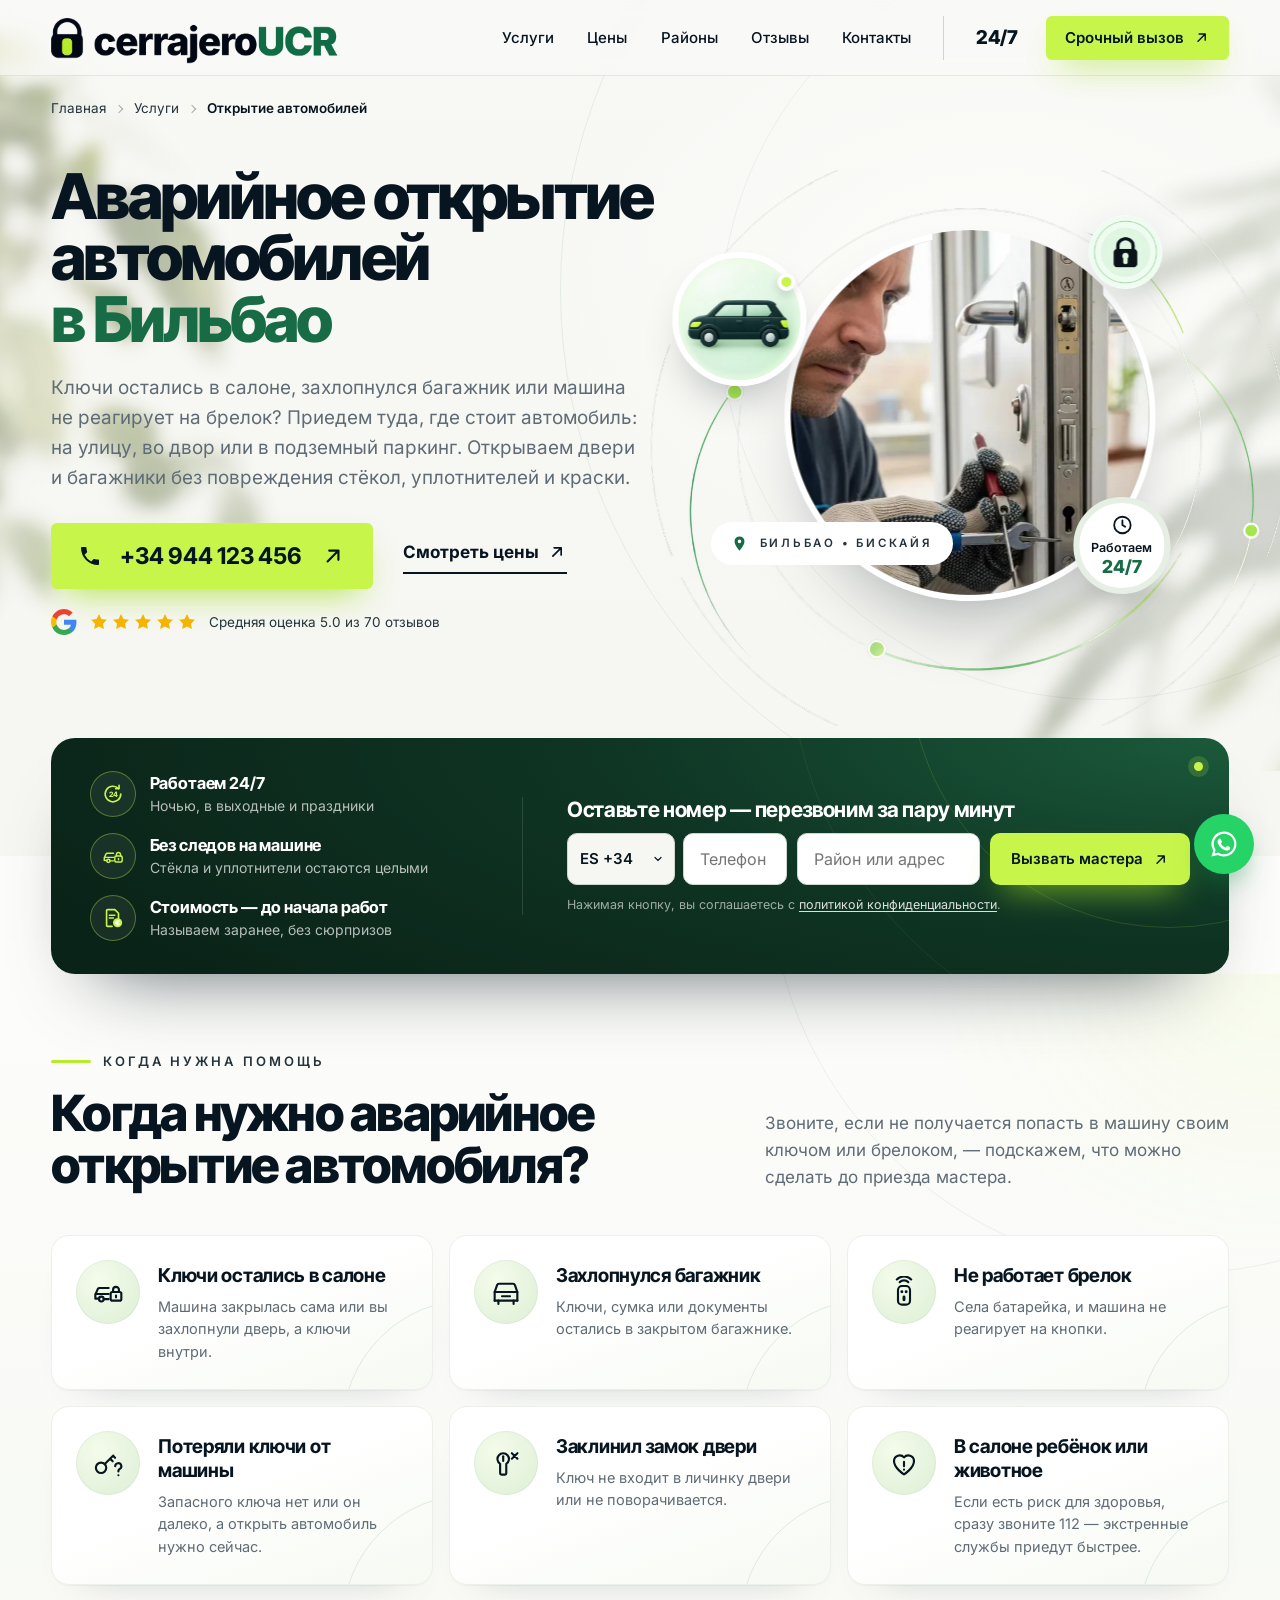
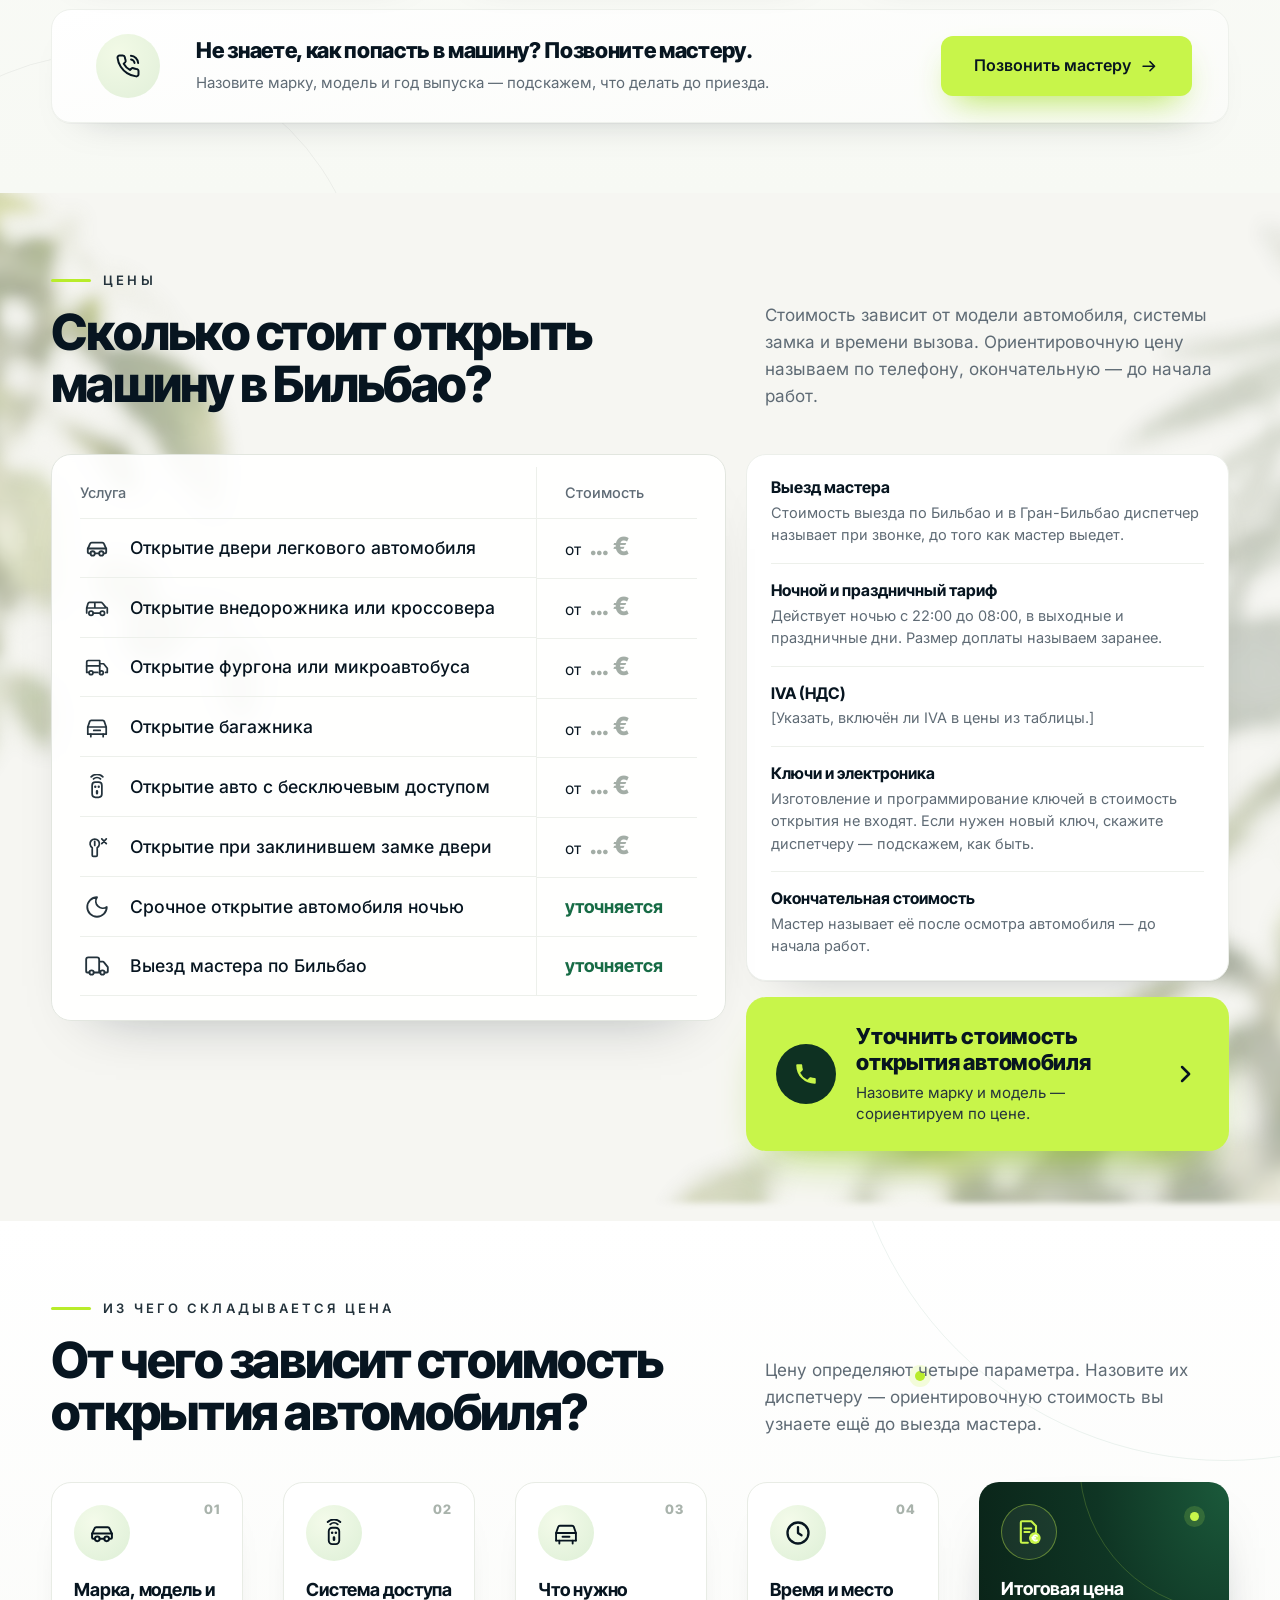
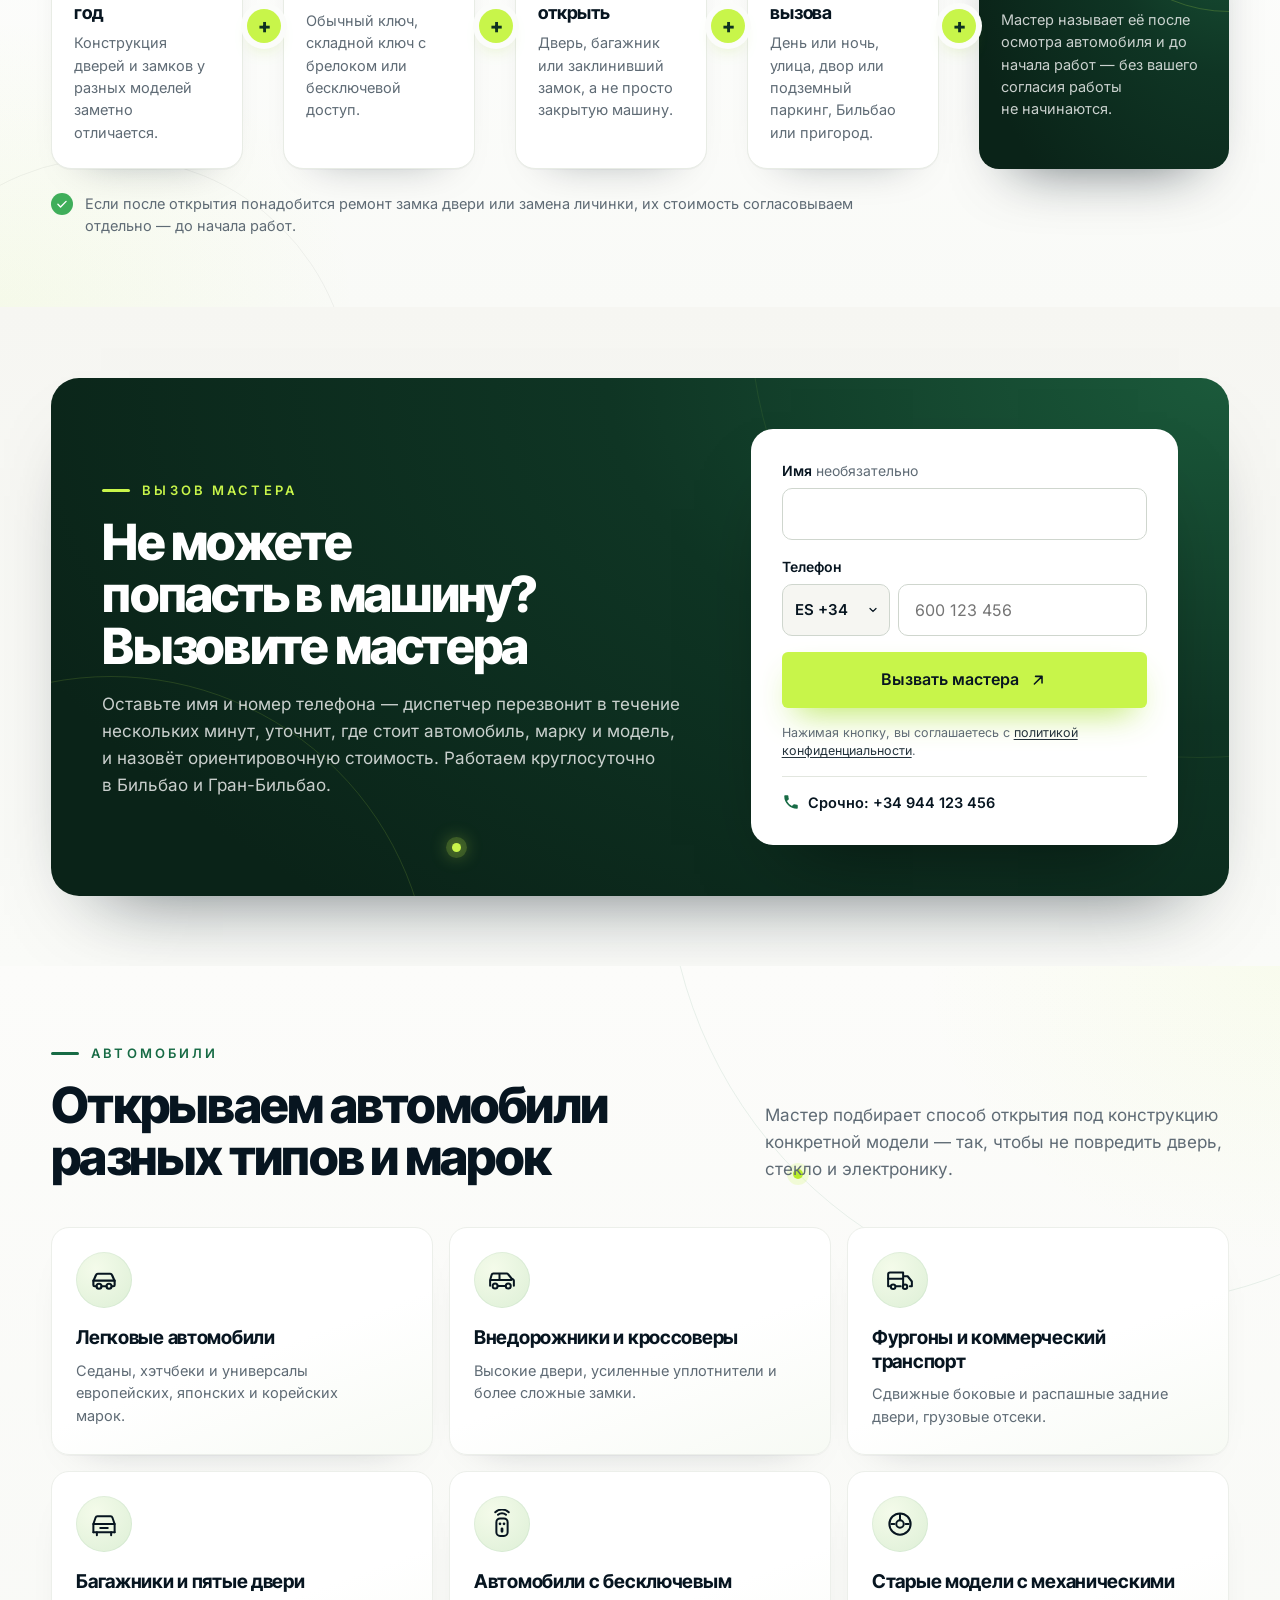
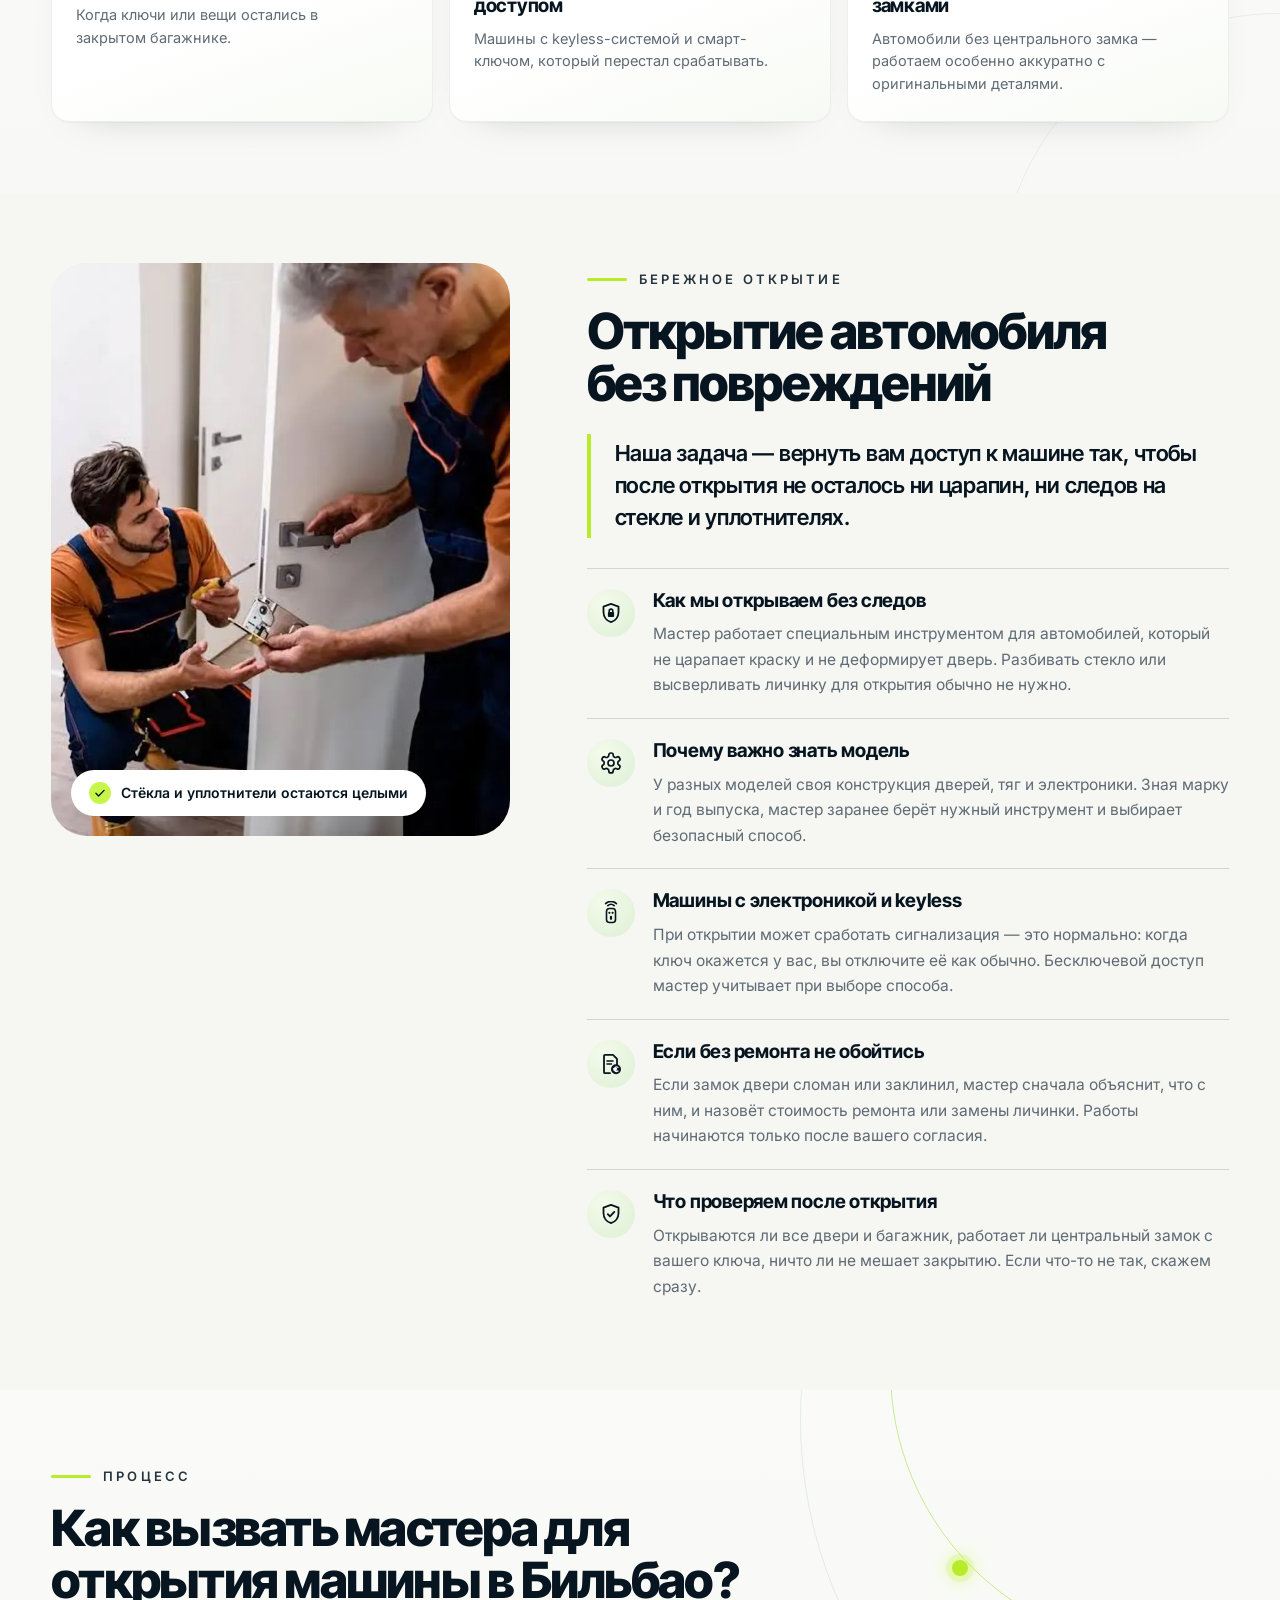
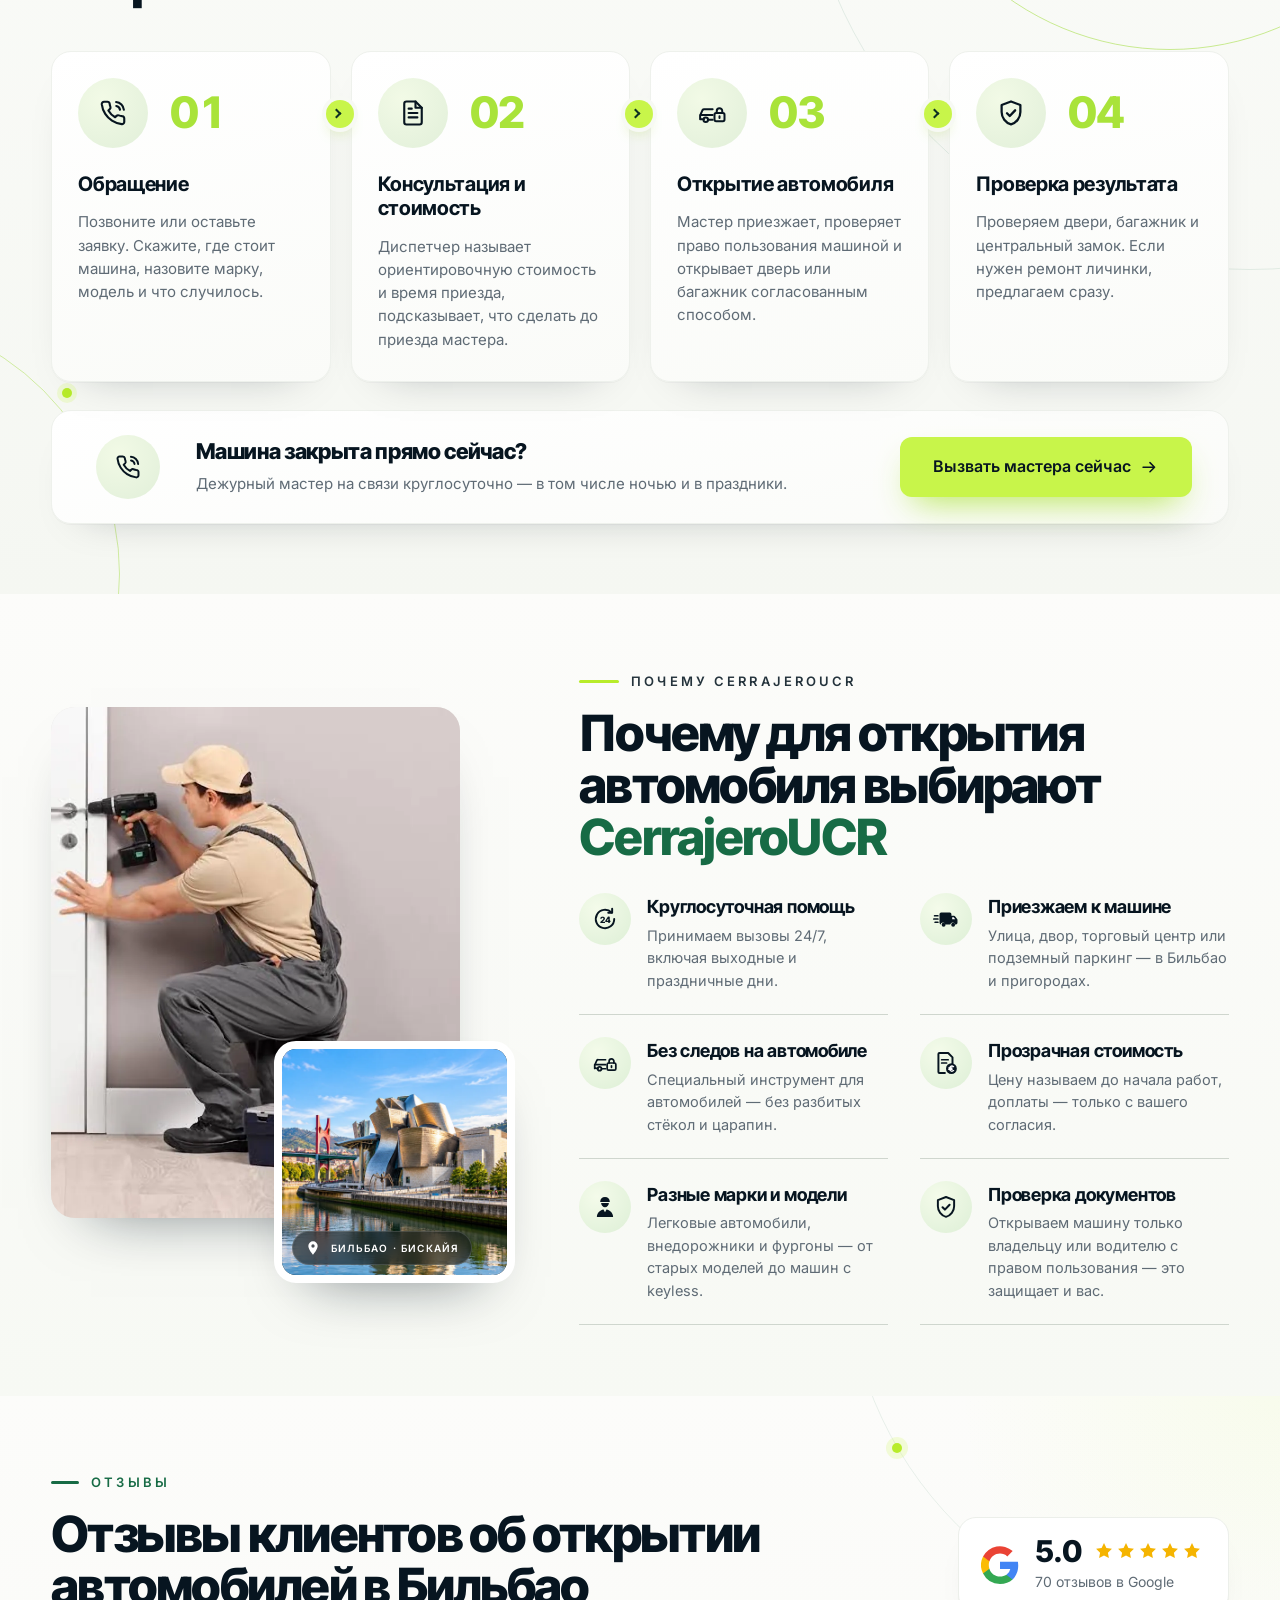
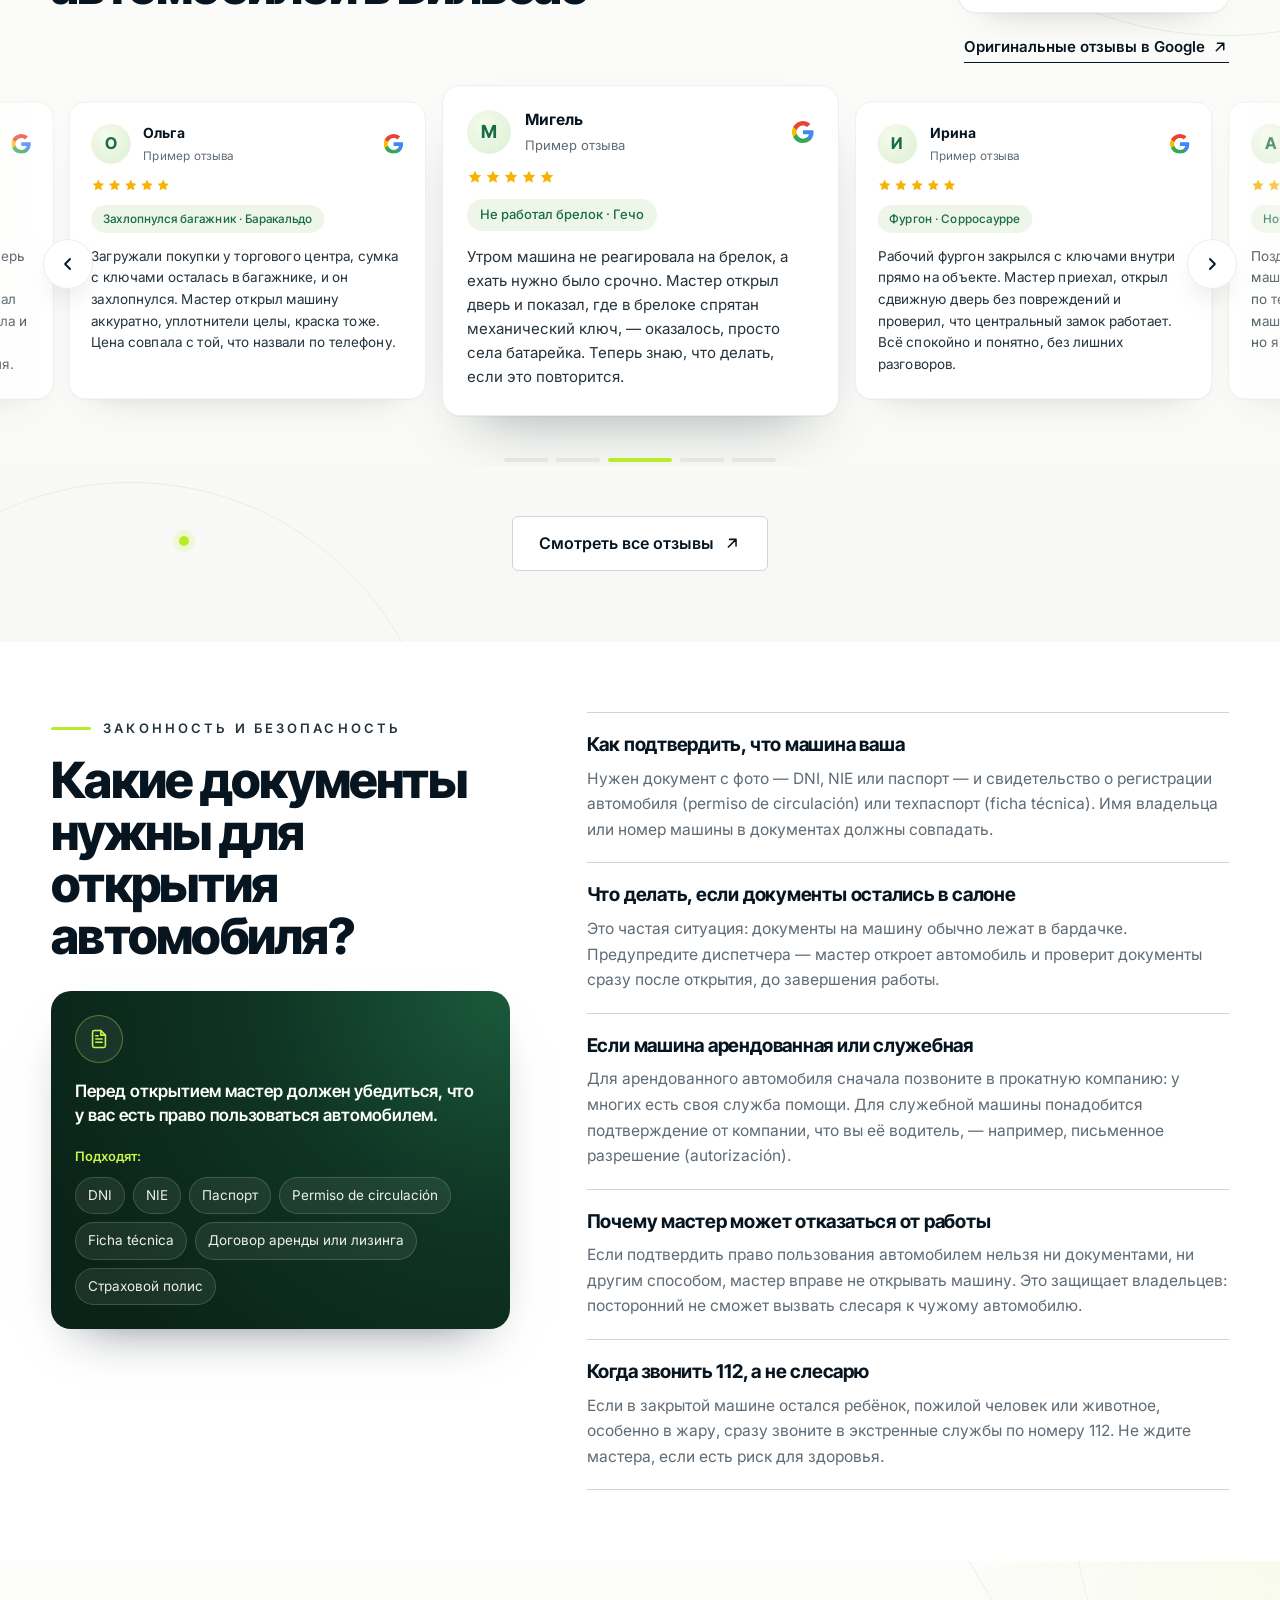
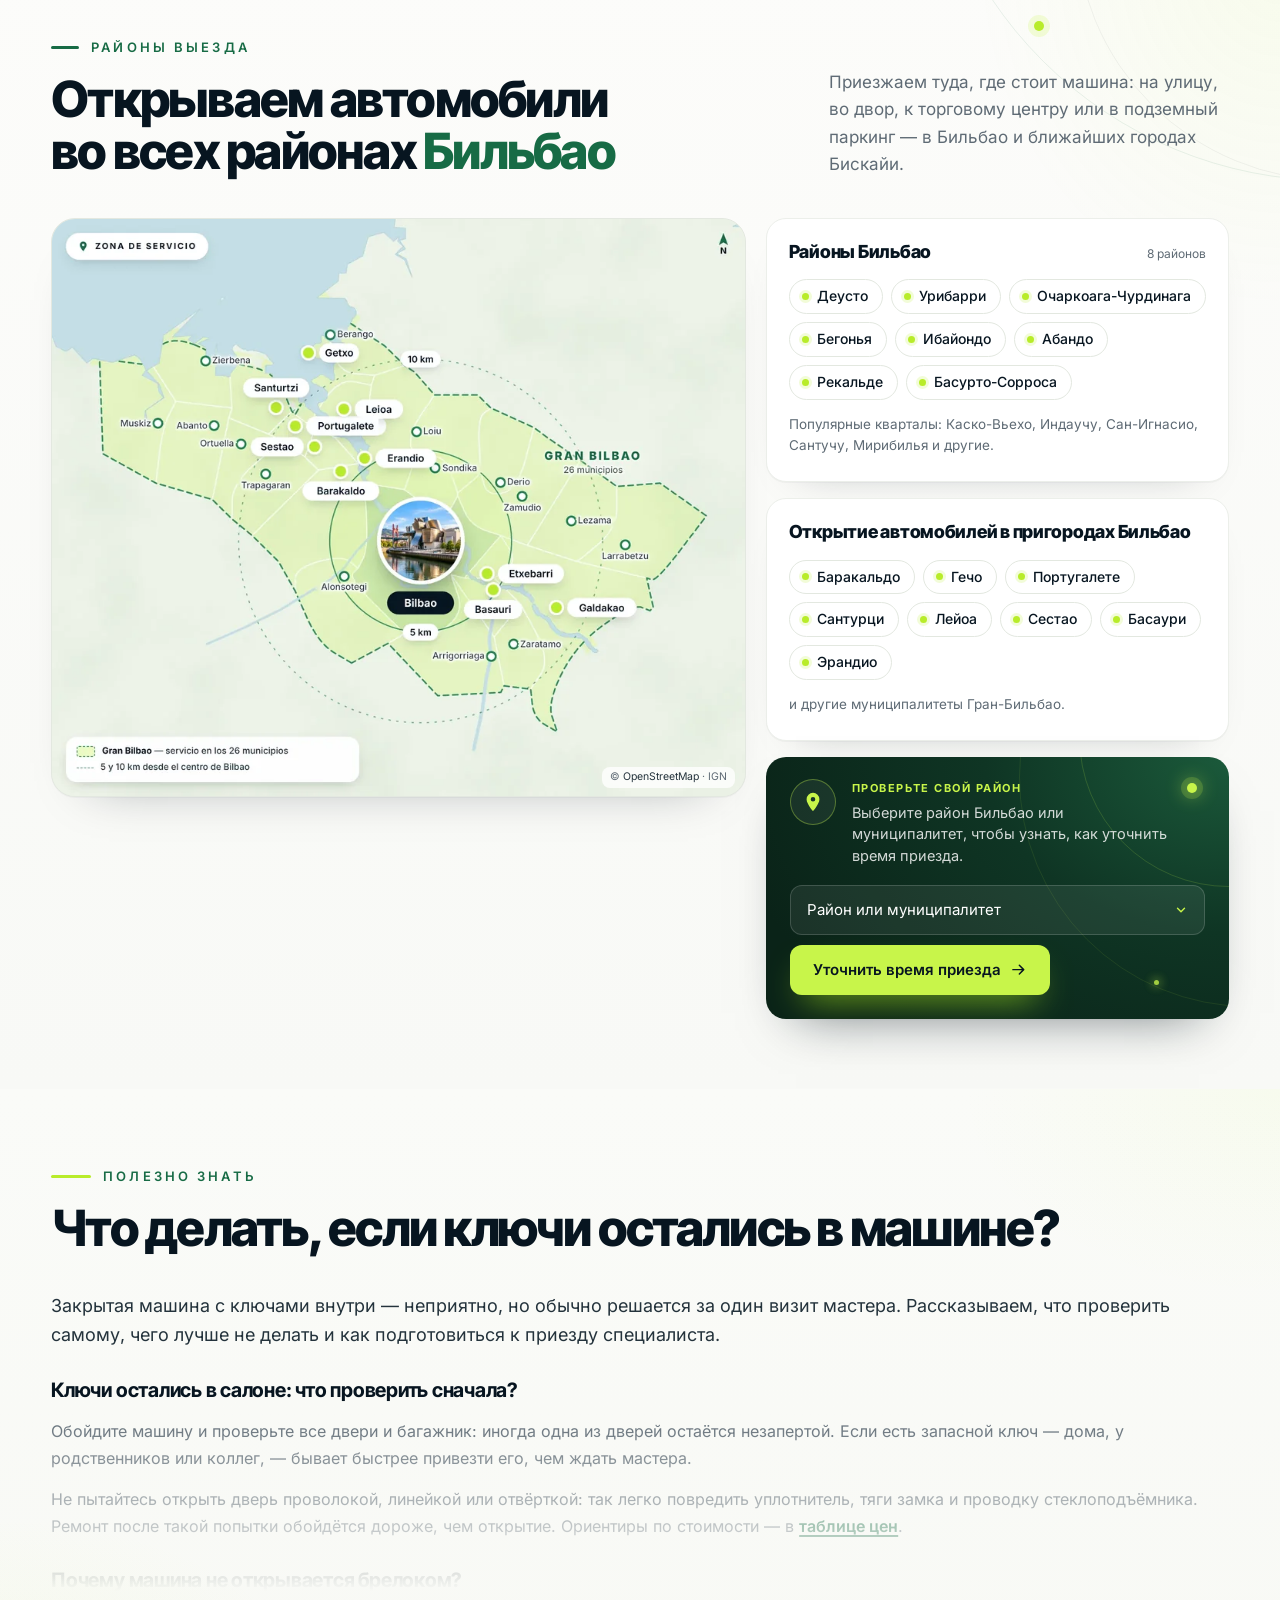
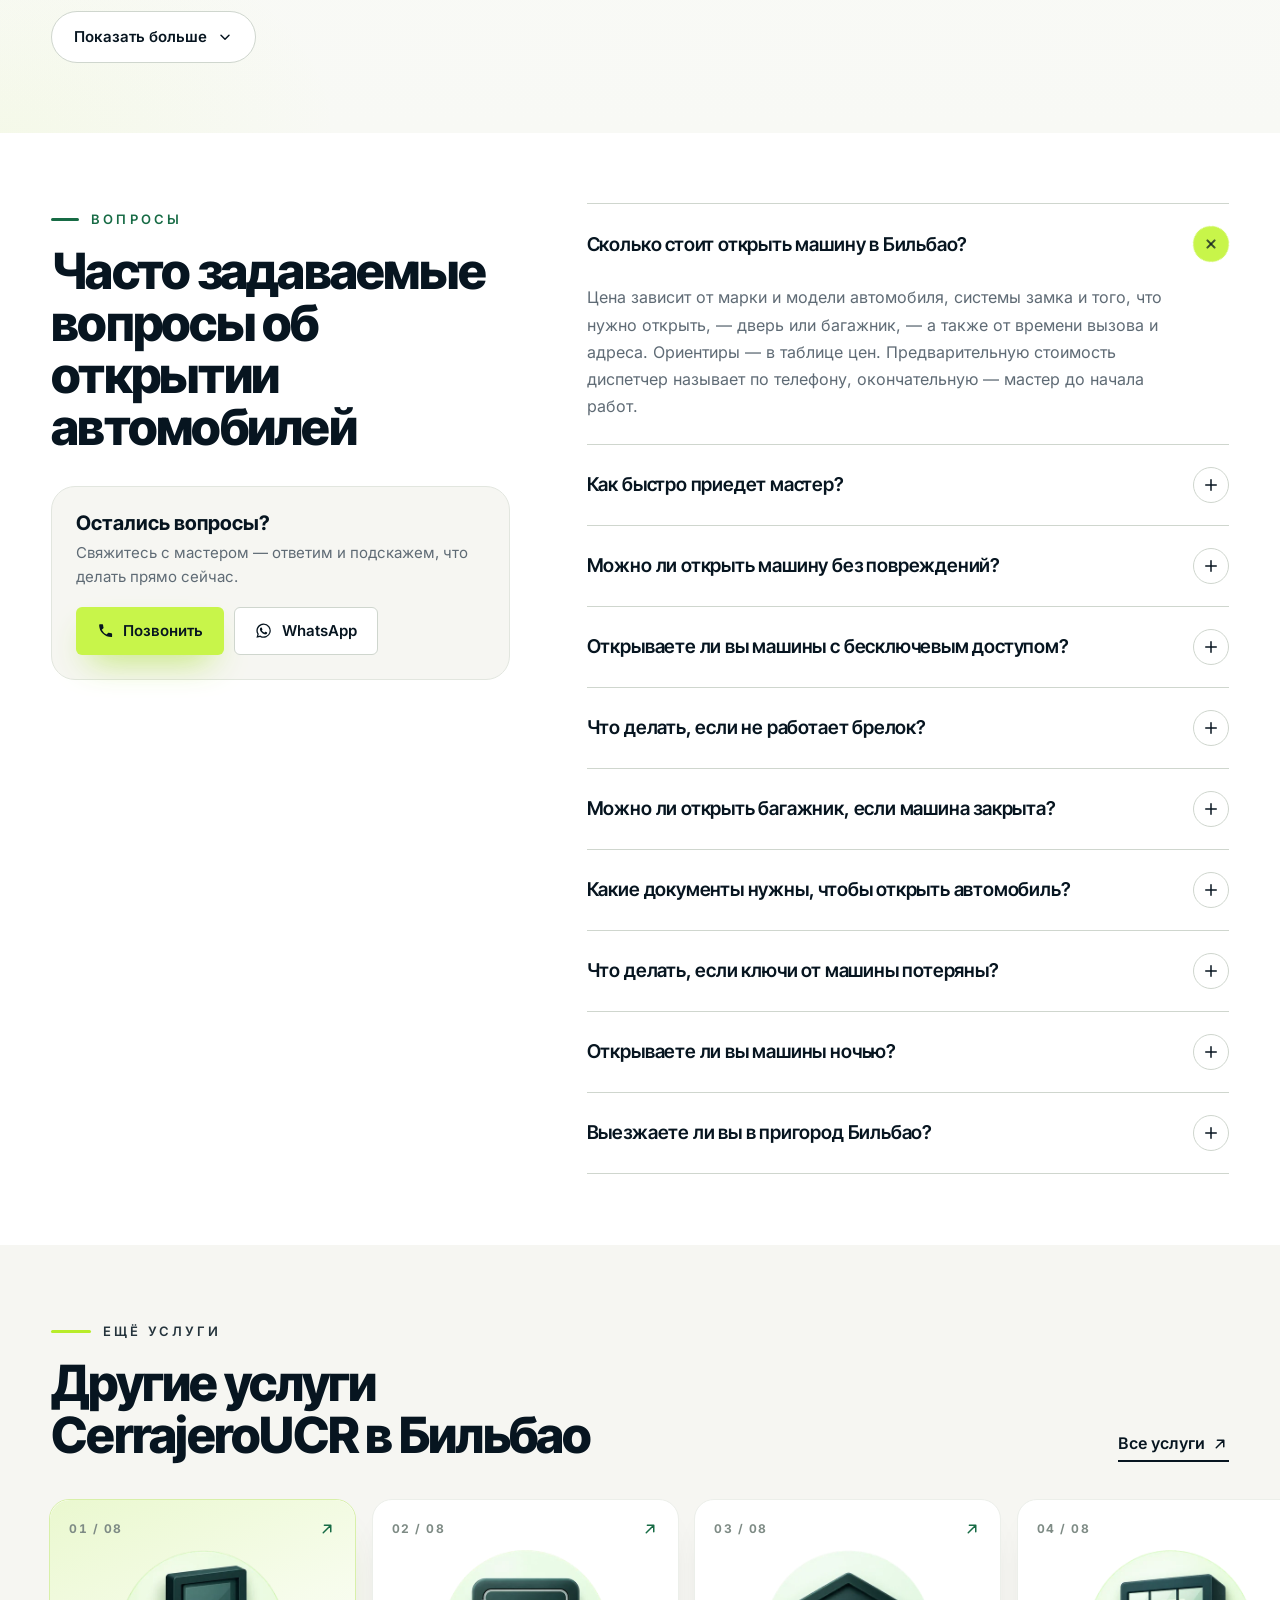
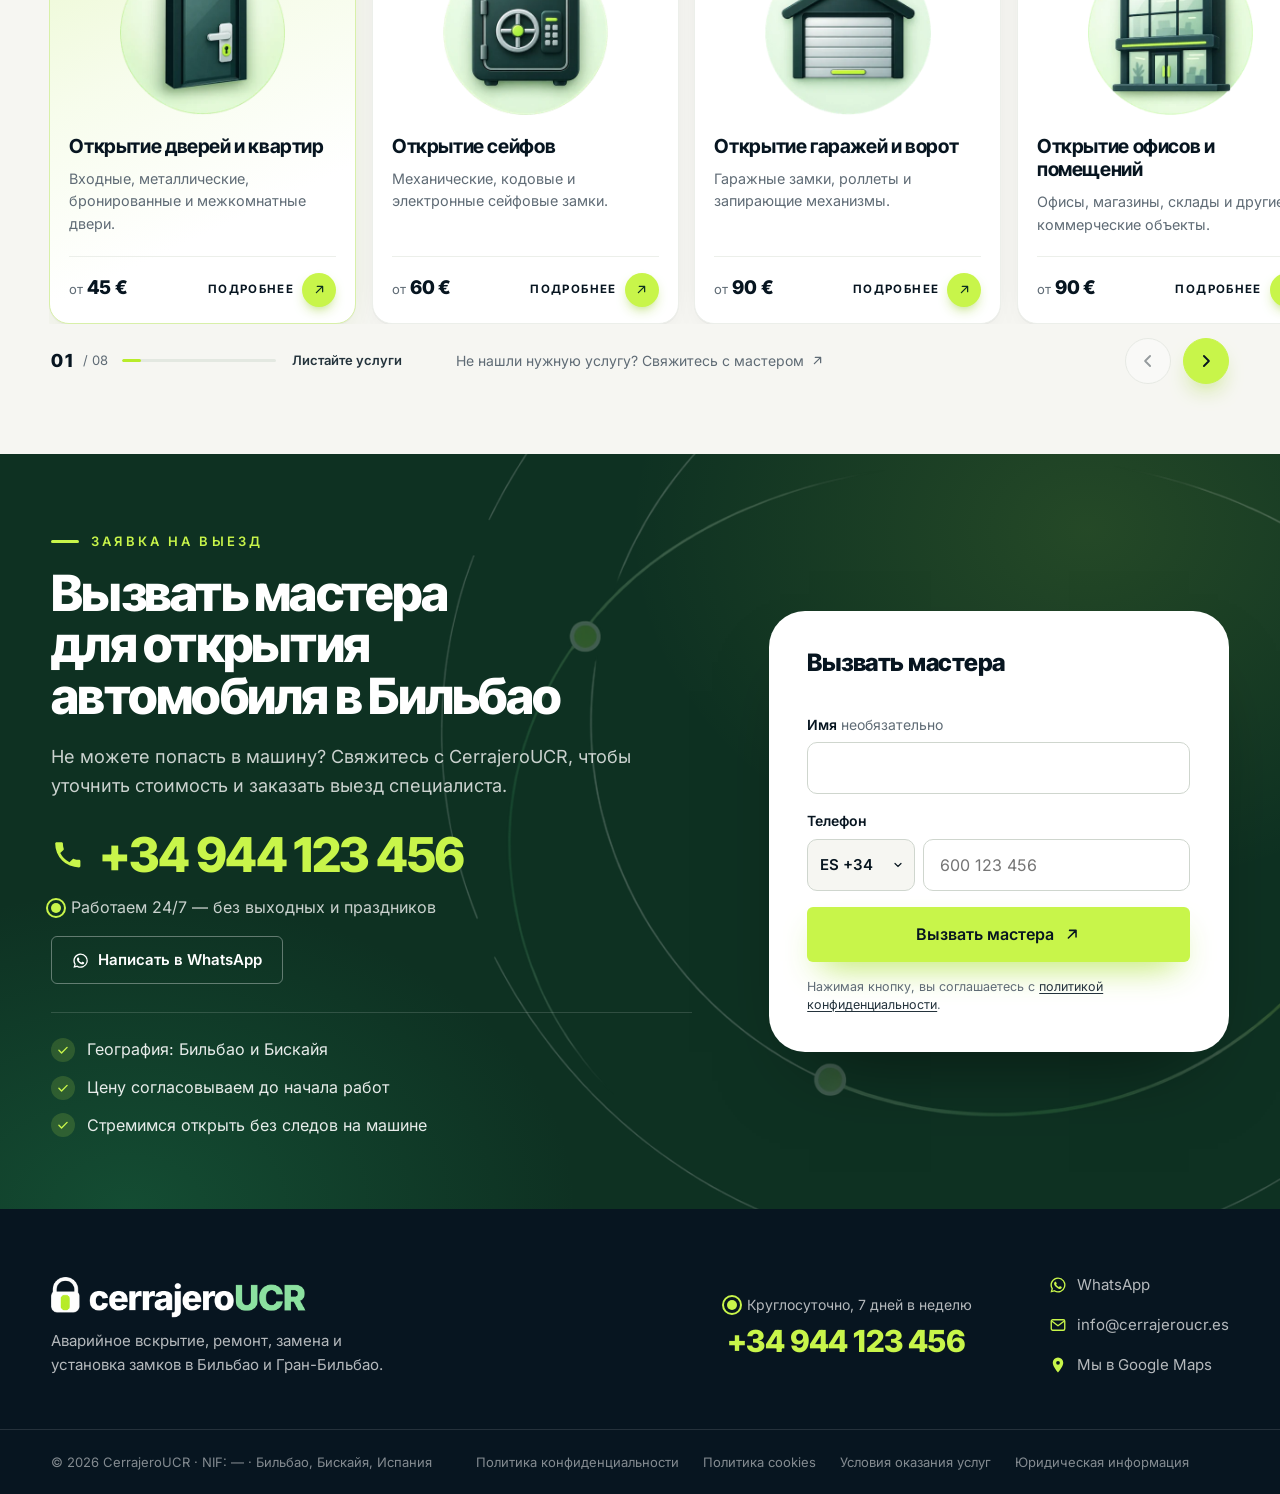
<file: servicios/apertura-de-coches/index.html>
<!DOCTYPE html>
<html lang="ru">
<head>
  <meta charset="UTF-8">
  <meta name="viewport" content="width=device-width, initial-scale=1, viewport-fit=cover">

  <!-- TODO: заменить домен cerrajeroucr.es на реальный (canonical, OG, schema.org) -->
  <title>Аварийное открытие автомобилей в Бильбао 24/7 — CerrajeroUCR</title>
  <meta name="description" content="Ключи в машине, закрытый багажник или севший брелок? Откроем автомобиль в Бильбао 24/7 без повреждения стёкол и уплотнителей. Цена — до начала работ.">
  <link rel="canonical" href="https://cerrajeroucr.es/servicios/apertura-de-coches/">
  <meta name="robots" content="index, follow, max-image-preview:large">
  <!-- После перевода: hreflang для испанской версии
  <link rel="alternate" hreflang="es-ES" href="https://cerrajeroucr.es/servicios/apertura-de-coches/">
  <link rel="alternate" hreflang="ru-ES" href="https://cerrajeroucr.es/ru/servicios/apertura-de-coches/">
  <link rel="alternate" hreflang="x-default" href="https://cerrajeroucr.es/servicios/apertura-de-coches/">
  -->

  <meta name="geo.region" content="ES-BI">
  <meta name="geo.placename" content="Bilbao">
  <meta name="geo.position" content="43.2630;-2.9350">
  <meta name="ICBM" content="43.2630, -2.9350">

  <meta property="og:type" content="website">
  <meta property="og:locale" content="ru_RU">
  <meta property="og:site_name" content="CerrajeroUCR">
  <meta property="og:title" content="Аварийное открытие автомобилей в Бильбао 24/7 — CerrajeroUCR">
  <meta property="og:description" content="Ключи в салоне, закрытый багажник или севший брелок? Откроем машину в Бильбао круглосуточно, цена — до начала работ.">
  <meta property="og:url" content="https://cerrajeroucr.es/servicios/apertura-de-coches/">
  <meta property="og:image" content="https://cerrajeroucr.es/img/og-image.jpg">
  <meta property="og:image:width" content="1200">
  <meta property="og:image:height" content="630">
  <meta name="twitter:card" content="summary_large_image">

  <meta name="theme-color" content="#F6F6F2">
  <link rel="icon" type="image/png" sizes="32x32" href="../../img/favicon-32.png">
  <link rel="icon" type="image/png" sizes="192x192" href="../../img/favicon-192.png">
  <link rel="apple-touch-icon" href="../../img/apple-touch-icon.png">

  <link rel="preload" as="font" type="font/woff2" href="../../fonts/inter-tight-cyrillic-wght-normal.woff2" crossorigin>
  <link rel="preload" as="font" type="font/woff2" href="../../fonts/inter-cyrillic-wght-normal.woff2" crossorigin>
  <link rel="preload" as="image" href="../../img/master-multilock.webp" imagesrcset="../../img/master-multilock-640.webp 640w, ../../img/master-multilock.webp 1100w" imagesizes="(max-width: 760px) 80vw, 580px" fetchpriority="high">
  <link rel="stylesheet" href="../../css/style.css">
  <link rel="stylesheet" href="../../css/service.css">

  <script type="application/ld+json">
  {
    "@context": "https://schema.org",
    "@graph": [
      {
        "@type": "Locksmith",
        "@id": "https://cerrajeroucr.es/#business",
        "name": "CerrajeroUCR",
        "url": "https://cerrajeroucr.es/",
        "telephone": "+34944123456",
        "image": "https://cerrajeroucr.es/img/og-image.jpg",
        "address": {
          "@type": "PostalAddress",
          "addressLocality": "Bilbao",
          "addressRegion": "Bizkaia",
          "addressCountry": "ES"
        }
      },
      {
        "@type": "Service",
        "@id": "https://cerrajeroucr.es/servicios/apertura-de-coches/#service",
        "name": "Аварийное открытие автомобилей в Бильбао",
        "serviceType": "Аварийное открытие дверей и багажников автомобилей",
        "description": "Открытие дверей и багажников легковых автомобилей, внедорожников и фургонов, когда ключи остались внутри, потерялись или не работает брелок. Круглосуточно в Бильбао и Гран-Бильбао.",
        "provider": {
          "@id": "https://cerrajeroucr.es/#business"
        },
        "areaServed": [
          {
            "@type": "City",
            "name": "Bilbao"
          },
          {
            "@type": "AdministrativeArea",
            "name": "Gran Bilbao"
          }
        ],
        "hoursAvailable": {
          "@type": "OpeningHoursSpecification",
          "dayOfWeek": [
            "Monday",
            "Tuesday",
            "Wednesday",
            "Thursday",
            "Friday",
            "Saturday",
            "Sunday"
          ],
          "opens": "00:00",
          "closes": "23:59"
        }
      },
      {
        "@type": "BreadcrumbList",
        "@id": "https://cerrajeroucr.es/servicios/apertura-de-coches/#breadcrumbs",
        "itemListElement": [
          {
            "@type": "ListItem",
            "position": 1,
            "name": "Главная",
            "item": "https://cerrajeroucr.es/"
          },
          {
            "@type": "ListItem",
            "position": 2,
            "name": "Услуги",
            "item": "https://cerrajeroucr.es/servicios/"
          },
          {
            "@type": "ListItem",
            "position": 3,
            "name": "Открытие автомобилей",
            "item": "https://cerrajeroucr.es/servicios/apertura-de-coches/"
          }
        ]
      },
      {
        "@type": "WebPage",
        "@id": "https://cerrajeroucr.es/servicios/apertura-de-coches/#webpage",
        "url": "https://cerrajeroucr.es/servicios/apertura-de-coches/",
        "name": "Аварийное открытие автомобилей в Бильбао 24/7 — CerrajeroUCR",
        "about": {
          "@id": "https://cerrajeroucr.es/servicios/apertura-de-coches/#service"
        },
        "breadcrumb": {
          "@id": "https://cerrajeroucr.es/servicios/apertura-de-coches/#breadcrumbs"
        },
        "inLanguage": "ru"
      }
    ]
  }
  </script>
  <!-- FAQ_JSONLD:start -->
  <script type="application/ld+json">
{
  "@context": "https://schema.org",
  "@type": "FAQPage",
  "mainEntity": [
    {
      "@type": "Question",
      "name": "Сколько стоит открыть машину в Бильбао?",
      "acceptedAnswer": {
        "@type": "Answer",
        "text": "Цена зависит от марки и модели автомобиля, системы замка и того, что нужно открыть, — дверь или багажник, — а также от времени вызова и адреса. Ориентиры — в таблице цен. Предварительную стоимость диспетчер называет по телефону, окончательную — мастер до начала работ."
      }
    },
    {
      "@type": "Question",
      "name": "Как быстро приедет мастер?",
      "acceptedAnswer": {
        "@type": "Answer",
        "text": "Время приезда зависит от района, времени суток и загрузки дежурных мастеров. Диспетчер называет ориентировочное время сразу при звонке. Если машина в подземном паркинге или на закрытой территории, предупредите, как туда проехать, — так мастер не потеряет время."
      }
    },
    {
      "@type": "Question",
      "name": "Можно ли открыть машину без повреждений?",
      "acceptedAnswer": {
        "@type": "Answer",
        "text": "Обычно да: мастер работает специальным инструментом для автомобилей, без разбитых стёкол и высверленных личинок. Способ зависит от модели и системы замка. Если замок двери неисправен, мастер заранее объяснит, что можно сделать, и согласует стоимость."
      }
    },
    {
      "@type": "Question",
      "name": "Открываете ли вы машины с бесключевым доступом?",
      "acceptedAnswer": {
        "@type": "Answer",
        "text": "Да, мастера работают с автомобилями с keyless-системой и смарт-ключами. Назовите диспетчеру марку, модель и год выпуска — он скажет, какой способ подойдёт и сколько это будет стоить."
      }
    },
    {
      "@type": "Question",
      "name": "Что делать, если не работает брелок?",
      "acceptedAnswer": {
        "@type": "Answer",
        "text": "Сначала попробуйте открыть дверь механическим ключом — во многих брелоках он спрятан внутри. Если села батарейка брелока, её можно заменить. Если машина не реагирует ни на брелок, ни на ключ, возможно, разряжен аккумулятор — позвоните мастеру, и он подскажет, что делать."
      }
    },
    {
      "@type": "Question",
      "name": "Можно ли открыть багажник, если машина закрыта?",
      "acceptedAnswer": {
        "@type": "Answer",
        "text": "Да. В зависимости от модели мастер открывает багажник напрямую или сначала дверь, а затем багажник из салона. Способ и цену диспетчер назовёт, когда вы опишете ситуацию."
      }
    },
    {
      "@type": "Question",
      "name": "Какие документы нужны, чтобы открыть автомобиль?",
      "acceptedAnswer": {
        "@type": "Answer",
        "text": "Документ с фото — DNI, NIE или паспорт — и permiso de circulación или ficha técnica. Если документы на машину в салоне, мастер проверит их сразу после открытия. Подробнее — в разделе о документах."
      }
    },
    {
      "@type": "Question",
      "name": "Что делать, если ключи от машины потеряны?",
      "acceptedAnswer": {
        "@type": "Answer",
        "text": "Мастер откроет автомобиль, чтобы вы могли забрать вещи и документы. Чтобы снова ездить, понадобится запасной ключ или новый — о его изготовлении и программировании спросите у диспетчера при звонке."
      }
    },
    {
      "@type": "Question",
      "name": "Открываете ли вы машины ночью?",
      "acceptedAnswer": {
        "@type": "Answer",
        "text": "Да, круглосуточно, включая выходные и праздники. Ночью с 22:00 до 08:00 и в праздничные дни действует доплата — её размер диспетчер называет при звонке. Если в закрытой машине ребёнок или животное, сначала звоните 112."
      }
    },
    {
      "@type": "Question",
      "name": "Выезжаете ли вы в пригород Бильбао?",
      "acceptedAnswer": {
        "@type": "Answer",
        "text": "Да. Кроме всех районов Бильбао выезжаем в муниципалитеты Гран-Бильбао: Баракальдо, Гечо, Португалете, Сантурци, Лейоа, Сестао, Басаури, Эрандио и другие. Стоимость и время приезда за город диспетчер назовёт при звонке. Проверить свой район можно на карте выезда."
      }
    }
  ]
}
  </script>
  <!-- FAQ_JSONLD:end -->
</head>
<body>

<svg class="sprite" aria-hidden="true" focusable="false" xmlns="http://www.w3.org/2000/svg">
  <symbol id="i-arrow" viewBox="0 0 24 24"><path d="M7 17 17 7M8.5 7H17v8.5" fill="none" stroke="currentColor" stroke-width="2" stroke-linecap="round" stroke-linejoin="round"/></symbol>
  <symbol id="i-arrow-right" viewBox="0 0 24 24"><path d="M4 12h15M13 6l6 6-6 6" fill="none" stroke="currentColor" stroke-width="2" stroke-linecap="round" stroke-linejoin="round"/></symbol>
  <symbol id="i-phone" viewBox="0 0 24 24"><path fill="currentColor" d="M6.6 10.8a15.2 15.2 0 0 0 6.6 6.6l2.2-2.2c.3-.3.7-.4 1-.2 1.1.4 2.3.6 3.6.6.6 0 1 .4 1 1V20c0 .6-.4 1-1 1A17 17 0 0 1 3 4c0-.6.4-1 1-1h3.5c.6 0 1 .4 1 1 0 1.3.2 2.5.6 3.6.1.3 0 .7-.2 1z"/></symbol>
  <symbol id="i-clock" viewBox="0 0 24 24"><circle cx="12" cy="12" r="9" fill="none" stroke="currentColor" stroke-width="2"/><path d="M12 7v5l3 2" fill="none" stroke="currentColor" stroke-width="2" stroke-linecap="round" stroke-linejoin="round"/></symbol>
  <symbol id="i-pin" viewBox="0 0 24 24"><path fill="currentColor" d="M12 2a7 7 0 0 0-7 7c0 5.2 7 13 7 13s7-7.8 7-13a7 7 0 0 0-7-7zm0 9.5A2.5 2.5 0 1 1 12 6.5a2.5 2.5 0 0 1 0 5z"/></symbol>
  <symbol id="i-star" viewBox="0 0 24 24"><path fill="currentColor" d="m12 2.5 2.9 6 6.6.9-4.8 4.6 1.2 6.5L12 17.4l-5.9 3.1 1.2-6.5L2.5 9.4l6.6-.9z"/></symbol>
  <symbol id="i-check" viewBox="0 0 24 24"><path d="m5 12.5 4.5 4.5L19 7.5" fill="none" stroke="currentColor" stroke-width="2.4" stroke-linecap="round" stroke-linejoin="round"/></symbol>
  <symbol id="i-chev-left" viewBox="0 0 24 24"><path d="M14.5 6 8.5 12l6 6" fill="none" stroke="currentColor" stroke-width="2.2" stroke-linecap="round" stroke-linejoin="round"/></symbol>
  <symbol id="i-chev-right" viewBox="0 0 24 24"><path d="m9.5 6 6 6-6 6" fill="none" stroke="currentColor" stroke-width="2.2" stroke-linecap="round" stroke-linejoin="round"/></symbol>
  <symbol id="i-door" viewBox="0 0 24 24"><g fill="none" stroke="currentColor" stroke-width="1.7" stroke-linecap="round" stroke-linejoin="round"><rect x="6" y="3" width="12" height="18" rx="1"/><path d="M3.5 21h17"/></g><circle cx="14.6" cy="12.4" r="1" fill="currentColor"/></symbol>
  <symbol id="i-car" viewBox="0 0 24 24"><g fill="none" stroke="currentColor" stroke-width="1.7" stroke-linecap="round" stroke-linejoin="round"><path d="M3.5 16v-3.2L5.6 8a1.6 1.6 0 0 1 1.5-1h9.8a1.6 1.6 0 0 1 1.5 1l2.1 4.8V16a1 1 0 0 1-1 1h-1M6 17H4.5a1 1 0 0 1-1-1"/><path d="M3.5 12.5h17M10 17h4"/><circle cx="8" cy="17" r="2"/><circle cx="16" cy="17" r="2"/></g></symbol>
  <symbol id="i-safe" viewBox="0 0 24 24"><g fill="none" stroke="currentColor" stroke-width="1.7" stroke-linecap="round" stroke-linejoin="round"><rect x="3" y="4" width="18" height="15" rx="2"/><circle cx="11" cy="11.5" r="3.2"/><path d="M11 8.3v1.2M11 13.5v1.2M7.8 11.5H9M13 11.5h1.2M17.5 9v5M6 19v1.5M18 19v1.5"/></g></symbol>
  <symbol id="i-wrench" viewBox="0 0 24 24"><path fill="none" stroke="currentColor" stroke-width="1.7" stroke-linecap="round" stroke-linejoin="round" d="M14.7 6.3a1 1 0 0 0 0 1.4l1.6 1.6a1 1 0 0 0 1.4 0l3.8-3.8a6 6 0 0 1-7.9 7.9l-6.9 6.9a2.1 2.1 0 0 1-3-3l6.9-6.9a6 6 0 0 1 7.9-7.9z"/></symbol>
  <symbol id="i-gear" viewBox="0 0 24 24"><g fill="none" stroke="currentColor" stroke-width="1.7" stroke-linecap="round" stroke-linejoin="round"><path d="M12.2 2h-.4a2 2 0 0 0-2 2v.2a2 2 0 0 1-1 1.7l-.4.3a2 2 0 0 1-2 0l-.2-.1a2 2 0 0 0-2.7.7l-.2.4a2 2 0 0 0 .7 2.7l.2.1a2 2 0 0 1 1 1.7v.5a2 2 0 0 1-1 1.7l-.2.1a2 2 0 0 0-.7 2.7l.2.4a2 2 0 0 0 2.7.7l.2-.1a2 2 0 0 1 2 0l.4.3a2 2 0 0 1 1 1.7v.2a2 2 0 0 0 2 2h.4a2 2 0 0 0 2-2v-.2a2 2 0 0 1 1-1.7l.4-.3a2 2 0 0 1 2 0l.2.1a2 2 0 0 0 2.7-.7l.2-.4a2 2 0 0 0-.7-2.7l-.2-.1a2 2 0 0 1-1-1.7v-.5a2 2 0 0 1 1-1.7l.2-.1a2 2 0 0 0 .7-2.7l-.2-.4a2 2 0 0 0-2.7-.7l-.2.1a2 2 0 0 1-2 0l-.4-.3a2 2 0 0 1-1-1.7V4a2 2 0 0 0-2-2z"/><circle cx="12" cy="12" r="3"/></g></symbol>
  <symbol id="i-truck" viewBox="0 0 24 24"><g fill="none" stroke="currentColor" stroke-width="1.7" stroke-linecap="round" stroke-linejoin="round"><path d="M14 18V6a2 2 0 0 0-2-2H4a2 2 0 0 0-2 2v11a1 1 0 0 0 1 1h2M15 18H9M19 18h2a1 1 0 0 0 1-1v-3.6a1 1 0 0 0-.2-.6l-3.5-4.4a1 1 0 0 0-.8-.4H14"/><circle cx="17" cy="18" r="2"/><circle cx="7" cy="18" r="2"/></g></symbol>
  <symbol id="i-warning" viewBox="0 0 24 24"><g fill="none" stroke="currentColor" stroke-width="1.7" stroke-linecap="round" stroke-linejoin="round"><path d="M10.3 3.9 1.8 18a2 2 0 0 0 1.7 3h17a2 2 0 0 0 1.7-3L13.7 3.9a2 2 0 0 0-3.4 0z"/><path d="M12 9v4M12 17h.01"/></g></symbol>
  <symbol id="i-garage" viewBox="0 0 24 24"><g fill="none" stroke="currentColor" stroke-width="1.7" stroke-linecap="round" stroke-linejoin="round"><path d="M3 20.5V9l9-5.5L21 9v11.5"/><path d="M6.5 20.5V12h11v8.5M6.5 15h11M6.5 18h11"/></g></symbol>
  <symbol id="i-key" viewBox="0 0 24 24"><g fill="none" stroke="currentColor" stroke-width="1.7" stroke-linecap="round" stroke-linejoin="round"><circle cx="7.5" cy="15.5" r="5"/><path d="m11 12 9.5-9.5M15.5 7.5l3 3M18 5l2.5 2.5"/></g></symbol>
  <symbol id="i-moon" viewBox="0 0 24 24"><path fill="none" stroke="currentColor" stroke-width="1.7" stroke-linecap="round" stroke-linejoin="round" d="M12 3a6.5 6.5 0 0 0 9 9 9 9 0 1 1-9-9z"/></symbol>
  <symbol id="i-van" viewBox="0 0 24 24"><path fill="currentColor" d="M6 7.5A1.5 1.5 0 0 1 7.5 6h8A1.5 1.5 0 0 1 17 7.5V9h2.3c.5 0 .9.2 1.2.6l1.8 2.4c.2.3.3.6.3.9v2.6a1.5 1.5 0 0 1-1.5 1.5h-.6a2.4 2.4 0 0 0-4.6 0h-4.4a2.4 2.4 0 0 0-4.6 0H7.5A1.5 1.5 0 0 1 6 15.5z"/><path fill="#fff" d="M17.7 10.3h1.4l1.4 1.9h-2.8z"/><circle cx="9.8" cy="17.3" r="1.8" fill="currentColor"/><circle cx="18.6" cy="17.3" r="1.8" fill="currentColor"/><path d="M1.5 9h3M.8 12h3.7M2 15h2.5" fill="none" stroke="currentColor" stroke-width="1.6" stroke-linecap="round"/></symbol>
  <symbol id="i-clock24" viewBox="0 0 24 24"><path d="M20.5 12a8.5 8.5 0 1 1-2.5-6" fill="none" stroke="currentColor" stroke-width="1.8" stroke-linecap="round"/><path d="M18.6 2.6v3.6h-3.6" fill="none" stroke="currentColor" stroke-width="1.8" stroke-linecap="round" stroke-linejoin="round"/><text x="12.2" y="15.3" text-anchor="middle" font-size="8" font-weight="800" fill="currentColor" font-family="Inter Tight, Inter, Arial, sans-serif">24</text></symbol>
  <symbol id="i-shield-lock" viewBox="0 0 24 24"><path d="M12 2.8 4.5 5.6v5.6c0 4.6 3.1 8.6 7.5 9.9 4.4-1.3 7.5-5.3 7.5-9.9V5.6z" fill="none" stroke="currentColor" stroke-width="1.8" stroke-linejoin="round"/><path d="M10.2 11.2V9.9a1.8 1.8 0 0 1 3.6 0v1.3" fill="none" stroke="currentColor" stroke-width="1.6"/><rect x="8.9" y="11.1" width="6.2" height="4.9" rx="1" fill="currentColor"/></symbol>
  <symbol id="i-doc-euro" viewBox="0 0 24 24"><path d="M6 2.8h8l4 4V13M11 21.2H6a1 1 0 0 1-1-1V3.8a1 1 0 0 1 1-1" fill="none" stroke="currentColor" stroke-width="1.8" stroke-linecap="round" stroke-linejoin="round"/><path d="M8 9h6M8 12h4.5" fill="none" stroke="currentColor" stroke-width="1.6" stroke-linecap="round"/><circle cx="17" cy="17.2" r="5" fill="currentColor"/><path d="M19 15.4a2.3 2.3 0 1 0 0 3.6M14.6 16.6h3M14.6 17.9h3" fill="none" stroke="#fff" stroke-width="1.2" stroke-linecap="round"/></symbol>
  <symbol id="i-worker" viewBox="0 0 24 24"><path fill="currentColor" d="M12 2.8c-2.6 0-4.4 1.8-4.4 4.1v.4h8.8v-.4c0-2.3-1.8-4.1-4.4-4.1z"/><path fill="currentColor" d="M8.4 8.4h7.2c-.2 2.2-1.7 3.9-3.6 3.9s-3.4-1.7-3.6-3.9zM4.5 21.2c.2-3.9 3.2-6.4 6.1-6.8l1.4 2.4 1.4-2.4c2.9.4 5.9 2.9 6.1 6.8z"/></symbol>
  <symbol id="i-shield-check" viewBox="0 0 24 24"><path d="M12 2.8 4.5 5.6v5.6c0 4.6 3.1 8.6 7.5 9.9 4.4-1.3 7.5-5.3 7.5-9.9V5.6z" fill="none" stroke="currentColor" stroke-width="1.8" stroke-linejoin="round"/><path d="m8.8 12.2 2.2 2.2 4.3-4.5" fill="none" stroke="currentColor" stroke-width="1.9" stroke-linecap="round" stroke-linejoin="round"/></symbol>
  <symbol id="i-phone-ring" viewBox="0 0 24 24"><g fill="none" stroke="currentColor" stroke-width="1.7" stroke-linecap="round" stroke-linejoin="round"><path d="M21 16.4v2.7a1.8 1.8 0 0 1-2 1.8 17.8 17.8 0 0 1-7.8-2.8 17.6 17.6 0 0 1-5.4-5.4A17.8 17.8 0 0 1 3 4.9 1.8 1.8 0 0 1 4.8 3h2.7a1.8 1.8 0 0 1 1.8 1.5c.1.9.3 1.7.6 2.5a1.8 1.8 0 0 1-.4 1.9L8.3 10a14.4 14.4 0 0 0 5.4 5.4l1.1-1.1a1.8 1.8 0 0 1 1.9-.4c.8.3 1.6.5 2.5.6a1.8 1.8 0 0 1 1.8 1.9z"/><path d="M14.5 3.2a6.8 6.8 0 0 1 6.2 6.2M14.6 6.4a3.6 3.6 0 0 1 3 3"/></g></symbol>
  <symbol id="i-doc" viewBox="0 0 24 24"><g fill="none" stroke="currentColor" stroke-width="1.7" stroke-linecap="round" stroke-linejoin="round"><path d="M14 2.8H6.8a1.8 1.8 0 0 0-1.8 1.8v14.8a1.8 1.8 0 0 0 1.8 1.8h10.4a1.8 1.8 0 0 0 1.8-1.8V7.8z"/><path d="M14 2.8v5h5M8.5 12h7M8.5 15.5h7M8.5 8.5h2.5"/></g></symbol>
  <symbol id="i-van-line" viewBox="0.6 4.2 21.4 15"><g fill="none" stroke="currentColor" stroke-width="1.5" stroke-linecap="round" stroke-linejoin="round"><path d="M7 7.2h9.3v8.6M7 7.2v8.6h1.3M16.3 9.7h2.6l2.6 3.3v2.8h-1.3M13.3 15.8H11"/><circle cx="9.7" cy="16.4" r="1.6"/><circle cx="18.6" cy="16.4" r="1.6"/><path d="M2 10h3M1 12.6h4M2.5 15.2h2"/></g></symbol>
  <symbol id="i-plus" viewBox="0 0 24 24"><path d="M12 5v14M5 12h14" fill="none" stroke="currentColor" stroke-width="2" stroke-linecap="round"/></symbol>
  <symbol id="i-camera" viewBox="0 0 24 24"><path d="M4 8h3l2-3h6l2 3h3a1 1 0 0 1 1 1v10a1 1 0 0 1-1 1H4a1 1 0 0 1-1-1V9a1 1 0 0 1 1-1z" fill="none" stroke="currentColor" stroke-width="1.8" stroke-linejoin="round"/><circle cx="12" cy="13.5" r="3.5" fill="none" stroke="currentColor" stroke-width="1.8"/></symbol>
  <symbol id="i-mail" viewBox="0 0 24 24"><rect x="3" y="5" width="18" height="14" rx="2" fill="none" stroke="currentColor" stroke-width="1.8"/><path d="m4 7 8 6 8-6" fill="none" stroke="currentColor" stroke-width="1.8" stroke-linejoin="round"/></symbol>
  <symbol id="i-close" viewBox="0 0 24 24"><path d="M6 6l12 12M18 6 6 18" fill="none" stroke="currentColor" stroke-width="2" stroke-linecap="round"/></symbol>
  <symbol id="i-wa" viewBox="0 0 24 24"><path fill="currentColor" d="M12 2a10 10 0 0 0-8.6 15.1L2 22l5-1.3A10 10 0 1 0 12 2zm0 18.2c-1.5 0-3-.4-4.2-1.2l-.3-.2-3 .8.8-2.9-.2-.3A8.2 8.2 0 1 1 12 20.2z"/><path fill="currentColor" d="M16.6 14.3c-.3-.1-1.5-.7-1.7-.8-.2-.1-.4-.1-.6.1l-.8 1c-.1.2-.3.2-.5.1a6.7 6.7 0 0 1-3.4-2.9c-.3-.4.3-.4.7-1.4.1-.2 0-.3 0-.4l-.8-1.8c-.2-.5-.4-.4-.6-.4h-.5c-.2 0-.4.1-.7.3-.2.3-.9.9-.9 2.1s.9 2.4 1 2.6c.1.2 1.8 2.7 4.3 3.8 1.6.7 2.2.7 3 .6.5-.1 1.5-.6 1.7-1.2.2-.6.2-1.1.1-1.2z"/></symbol>
  <symbol id="i-google" viewBox="0 0 24 24"><path fill="#4285F4" d="M23.5 12.3c0-.8-.1-1.6-.2-2.3H12v4.5h6.5a5.6 5.6 0 0 1-2.4 3.6v3h3.9c2.2-2.1 3.5-5.2 3.5-8.8z"/><path fill="#34A853" d="M12 24c3.2 0 6-1.1 7.9-2.9l-3.9-3c-1.1.7-2.4 1.2-4 1.2-3.1 0-5.8-2.1-6.7-5H1.3v3.1A12 12 0 0 0 12 24z"/><path fill="#FBBC05" d="M5.3 14.3a7.2 7.2 0 0 1 0-4.6V6.6h-4a12 12 0 0 0 0 10.8z"/><path fill="#EA4335" d="M12 4.8c1.8 0 3.4.6 4.6 1.8l3.4-3.4A12 12 0 0 0 1.3 6.6l4 3.1C6.2 6.9 8.9 4.8 12 4.8z"/></symbol>
  <symbol id="i-pin-line" viewBox="0 0 24 24"><g fill="none" stroke="currentColor" stroke-width="1.8" stroke-linecap="round" stroke-linejoin="round"><path d="M12 21.2s-6.8-6.3-6.8-11.6a6.8 6.8 0 0 1 13.6 0c0 5.3-6.8 11.6-6.8 11.6z"/><circle cx="12" cy="9.6" r="2.5"/></g></symbol>
  <symbol id="i-phone-line" viewBox="0 0 24 24"><path fill="none" stroke="currentColor" stroke-width="1.8" stroke-linecap="round" stroke-linejoin="round" d="M21 16.4v2.7a1.8 1.8 0 0 1-2 1.8 17.8 17.8 0 0 1-7.8-2.8 17.6 17.6 0 0 1-5.4-5.4A17.8 17.8 0 0 1 3 4.9 1.8 1.8 0 0 1 4.8 3h2.7a1.8 1.8 0 0 1 1.8 1.5c.1.9.3 1.7.6 2.5a1.8 1.8 0 0 1-.4 1.9L8.3 10a14.4 14.4 0 0 0 5.4 5.4l1.1-1.1a1.8 1.8 0 0 1 1.9-.4c.8.3 1.6.5 2.5.6a1.8 1.8 0 0 1 1.8 1.9z"/></symbol>
  <!-- типы дверей и замков (блок 10) -->
  <symbol id="t-door-steel" viewBox="0 0 24 24"><g fill="none" stroke="currentColor" stroke-width="1.6" stroke-linecap="round" stroke-linejoin="round"><path d="M6.5 21V4.5A1.5 1.5 0 0 1 8 3h8a1.5 1.5 0 0 1 1.5 1.5V21M4.5 21h15M14.6 10.8v2.8"/></g></symbol>
  <symbol id="t-shield" viewBox="0 0 24 24"><g fill="none" stroke="currentColor" stroke-width="1.6" stroke-linecap="round" stroke-linejoin="round"><path d="M12 3 5.5 5.6v5.3c0 4.3 2.8 8 6.5 9.6 3.7-1.6 6.5-5.3 6.5-9.6V5.6z"/></g></symbol>
  <symbol id="t-door-wood" viewBox="0 0 24 24"><g fill="none" stroke="currentColor" stroke-width="1.6" stroke-linecap="round" stroke-linejoin="round"><rect x="5.5" y="3" width="13" height="18" rx="1"/><rect x="8.2" y="5.6" width="2.8" height="12.8" rx=".6"/><rect x="13" y="5.6" width="2.8" height="12.8" rx=".6"/></g></symbol>
  <symbol id="t-building" viewBox="0 0 24 24"><g fill="none" stroke="currentColor" stroke-width="1.6" stroke-linecap="round" stroke-linejoin="round"><path d="M3.5 21h17M6 21V4.2a.7.7 0 0 1 .7-.7h6.6a.7.7 0 0 1 .7.7V21M14 9.5h3.3a.7.7 0 0 1 .7.7V21M8.5 7.2h1M10.5 7.2h1M8.5 10.4h1M10.5 10.4h1M8.5 13.6h1M10.5 13.6h1M15.5 13h1M15.5 16.2h1M9.2 21v-3.3h1.6V21"/></g></symbol>
  <symbol id="t-door-inner" viewBox="0 0 24 24"><g fill="none" stroke="currentColor" stroke-width="1.6" stroke-linecap="round" stroke-linejoin="round"><rect x="6.5" y="3" width="11" height="18" rx="1.5"/></g><circle cx="14.6" cy="12" r="1" fill="currentColor"/></symbol>
  <symbol id="t-briefcase" viewBox="0 0 24 24"><g fill="none" stroke="currentColor" stroke-width="1.6" stroke-linecap="round" stroke-linejoin="round"><rect x="3.5" y="7" width="17" height="12.5" rx="2"/><path d="M9 7V5.5A1.5 1.5 0 0 1 10.5 4h3A1.5 1.5 0 0 1 15 5.5V7M3.5 12.5h7M13.5 12.5h7"/><rect x="10.5" y="11.2" width="3" height="2.6" rx=".6"/></g></symbol>
  <symbol id="t-door-tech" viewBox="0 0 24 24"><g fill="none" stroke="currentColor" stroke-width="1.6" stroke-linecap="round" stroke-linejoin="round"><rect x="6" y="3" width="12" height="18" rx="1"/><path d="M9 7h6M9 10h6M9 13h6M9 17.2h2.2"/></g></symbol>
  <symbol id="t-garage-door" viewBox="0 0 24 24"><g fill="none" stroke="currentColor" stroke-width="1.6" stroke-linecap="round" stroke-linejoin="round"><path d="M3 5h18M5 5v16M19 5v16M5 8.8h14M5 12.4h14M5 16h14M5 19.6h14"/></g></symbol>
  <symbol id="t-cylinder" viewBox="0 0 24 24"><g fill="none" stroke="currentColor" stroke-width="1.6" stroke-linecap="round" stroke-linejoin="round"><path d="M9.8 11.9a4.5 4.5 0 1 1 4.4 0v7.6a1 1 0 0 1-1 1h-2.4a1 1 0 0 1-1-1z"/><path d="M12 5.9v3.6"/></g></symbol>
  <symbol id="t-key-bit" viewBox="0 0 24 24"><g fill="none" stroke="currentColor" stroke-width="1.6" stroke-linecap="round" stroke-linejoin="round"><circle cx="6.5" cy="12" r="3.5"/><path d="M10 12h10.5M16 12v3.6h4.5V12M18.2 13.6v2"/></g></symbol>
  <symbol id="t-disc" viewBox="0 0 24 24"><g fill="none" stroke="currentColor" stroke-width="1.6" stroke-linecap="round" stroke-linejoin="round"><circle cx="12" cy="12" r="8.5"/><path d="M12 7.5a4.5 4.5 0 0 1 0 9z"/></g></symbol>
  <symbol id="t-bolt" viewBox="0 0 24 24"><g fill="none" stroke="currentColor" stroke-width="1.6" stroke-linecap="round" stroke-linejoin="round"><rect x="3" y="8.5" width="11.5" height="7" rx="1.5"/><path d="M14.5 10.6h4.6v2.8h-4.6M20.8 7.8v8.4M8.7 8.5V6.3"/><circle cx="8.7" cy="5.2" r="1.1"/></g></symbol>
  <symbol id="t-keypad" viewBox="0 0 24 24"><g fill="none" stroke="currentColor" stroke-width="1.6" stroke-linecap="round" stroke-linejoin="round"><rect x="5.5" y="2.5" width="13" height="19" rx="2"/><path stroke-width="2.3" d="M9 7h.01M12 7h.01M15 7h.01M9 10.5h.01M12 10.5h.01M15 10.5h.01M9 14h.01M12 14h.01M15 14h.01M12 17.5h.01"/></g></symbol>
  <symbol id="t-smart" viewBox="0 0 24 24"><g fill="none" stroke="currentColor" stroke-width="1.6" stroke-linecap="round" stroke-linejoin="round"><rect x="7" y="2.5" width="10" height="19" rx="2"/><path d="M11 18.6h2M9.4 9.5a3.7 3.7 0 0 1 5.2 0M10.8 11.4a1.7 1.7 0 0 1 2.4 0"/><path stroke-width="2.2" d="M12 13.4h.01"/></g></symbol>
  <symbol id="t-padlock" viewBox="0 0 24 24"><g fill="none" stroke="currentColor" stroke-width="1.6" stroke-linecap="round" stroke-linejoin="round"><rect x="5" y="10.5" width="14" height="10.5" rx="2"/><path d="M8 10.5V7.5a4 4 0 0 1 8 0v3M12 14.5v2.5"/></g></symbol>
  <symbol id="t-multipoint" viewBox="0 0 24 24"><g fill="none" stroke="currentColor" stroke-width="1.6" stroke-linecap="round" stroke-linejoin="round"><rect x="4.5" y="3" width="11" height="18" rx="1"/><path d="M15.5 6.5h4M15.5 12h4M15.5 17.5h4M12.5 10.6v2.8"/></g></symbol>
  <!-- ситуации (страница «Открытие квартир») -->
  <symbol id="s-door-slam" viewBox="0 0 24 24"><g fill="none" stroke="currentColor" stroke-width="1.6" stroke-linecap="round" stroke-linejoin="round"><path d="M4.5 21V4.5A1.5 1.5 0 0 1 6 3h7a1.5 1.5 0 0 1 1.5 1.5V21M2.5 21h14"/><path d="M11.6 11.2v2.6"/><path d="M17.6 8.6c1.1.9 1.7 2.1 1.7 3.4s-.6 2.5-1.7 3.4M20.1 6.6c1.7 1.4 2.6 3.3 2.6 5.4s-.9 4-2.6 5.4"/></g></symbol>
  <symbol id="s-keys-lost" viewBox="0 0 24 24"><g fill="none" stroke="currentColor" stroke-width="1.6" stroke-linecap="round" stroke-linejoin="round"><circle cx="6.8" cy="15.6" r="3.9"/><path d="m9.6 12.8 6.4-6.4M13.6 8.8l1.9 1.9M15.8 6.6l1.5 1.5"/><path d="M17.4 14.4a2.3 2.3 0 1 1 3.3 2.1c-.6.3-.9.8-.9 1.4v.4"/><path d="M19.8 21.2h.01"/></g></symbol>
  <symbol id="s-lock-jam" viewBox="0 0 24 24"><g fill="none" stroke="currentColor" stroke-width="1.6" stroke-linecap="round" stroke-linejoin="round"><path d="M7.6 12.6a4.3 4.3 0 1 1 4.6 0v7.1a1 1 0 0 1-1 1H8.6a1 1 0 0 1-1-1z"/><path d="M9.9 6.9v3.6"/><path d="m16.4 4.6 4.2 4.2M20.6 4.6l-4.2 4.2"/></g></symbol>
  <symbol id="s-key-broken" viewBox="0 0 24 24"><g fill="none" stroke="currentColor" stroke-width="1.6" stroke-linecap="round" stroke-linejoin="round"><circle cx="5.4" cy="12" r="3.3"/><path d="M8.7 12h3.2l.9-1.4.8 2.6"/><path d="M15.6 10.7l.8 1.3h4.8v2.8M18.6 12v2.1"/><path d="M13.4 7.4l.5-1.9M16 8.3l1.3-1.5M11.2 7.6l-.8-1.8"/></g></symbol>
  <symbol id="s-key-inside" viewBox="0 0 24 24"><g fill="none" stroke="currentColor" stroke-width="1.6" stroke-linecap="round" stroke-linejoin="round"><path d="M3.5 21V4.5A1.5 1.5 0 0 1 5 3h8.5A1.5 1.5 0 0 1 15 4.5V21M2 21h14.5"/><circle cx="7.3" cy="12" r="1.9"/><path d="M9.2 12h3.4v1.7M11.2 12v1.3"/><path d="M22.4 12h-4.6M20 9.8 17.8 12l2.2 2.2"/></g></symbol>
  <symbol id="s-door-armored" viewBox="0 0 24 24"><g fill="none" stroke="currentColor" stroke-width="1.6" stroke-linecap="round" stroke-linejoin="round"><path d="M3.5 21V4.5A1.5 1.5 0 0 1 5 3h8a1.5 1.5 0 0 1 1.5 1.5v4.6M2 21h9.5"/><path d="M11 13.4h.01" stroke-width="2.4"/><path d="M18 11.2 14 12.7v2.9c0 2.4 1.6 4.4 4 5.1 2.4-.7 4-2.7 4-5.1v-2.9z"/><path d="m16.5 16.1 1.1 1.1 2-2.1"/></g></symbol>
  <!-- страницы услуг: ситуации, типы, факторы -->
  <symbol id="x-car-lock" viewBox="0 0 24 24"><g fill="none" stroke="currentColor" stroke-width="1.6" stroke-linecap="round" stroke-linejoin="round"><path d="M2.5 17v-3l1.9-4.3A1.5 1.5 0 0 1 5.8 9h6.7M2.5 13.5h10M5.5 17H4a1.5 1.5 0 0 1-1.5-1.5"/><circle cx="7" cy="17.3" r="1.8"/><path d="M8.8 17.3h3.7"/><rect x="14" y="12" width="8" height="6.5" rx="1.3"/><path d="M15.8 12v-1.6a2.2 2.2 0 0 1 4.4 0V12M18 14.6v1.4"/></g></symbol>
  <symbol id="x-trunk" viewBox="0 0 24 24"><g fill="none" stroke="currentColor" stroke-width="1.6" stroke-linecap="round" stroke-linejoin="round"><path d="M3.5 18.5V12l1.8-5.2A1.5 1.5 0 0 1 6.7 5.8h10.6a1.5 1.5 0 0 1 1.4 1L20.5 12v6.5"/><path d="M3.5 12h17M3.5 18.5h17M9 15.2h6"/><path d="M6.3 21v-2.5M17.7 21v-2.5"/></g></symbol>
  <symbol id="x-fob" viewBox="0 0 24 24"><g fill="none" stroke="currentColor" stroke-width="1.6" stroke-linecap="round" stroke-linejoin="round"><rect x="7.5" y="7.5" width="9" height="14" rx="3"/><path d="M10.4 11.8h.01M13.6 11.8h.01M12 15.8v2" stroke-width="2.2"/><path d="M8.8 4.6a4.6 4.6 0 0 1 6.4 0M6.6 2.6a7.7 7.7 0 0 1 10.8 0"/></g></symbol>
  <symbol id="x-key-ignition" viewBox="0 0 24 24"><g fill="none" stroke="currentColor" stroke-width="1.6" stroke-linecap="round" stroke-linejoin="round"><circle cx="12" cy="12" r="8.5"/><circle cx="12" cy="12" r="3"/><path d="M12 9v-4.5M5 12h2.5M16.5 12H19"/></g></symbol>
  <symbol id="x-heart-car" viewBox="0 0 24 24"><g fill="none" stroke="currentColor" stroke-width="1.6" stroke-linecap="round" stroke-linejoin="round"><path d="M12 20.5s-7.5-4.6-7.5-10A4.3 4.3 0 0 1 12 7.8a4.3 4.3 0 0 1 7.5 2.7c0 5.4-7.5 10-7.5 10z"/><path d="M12 11.2v3.2M12 17h.01"/></g></symbol>
  <symbol id="x-van" viewBox="0 0 24 24"><g fill="none" stroke="currentColor" stroke-width="1.6" stroke-linecap="round" stroke-linejoin="round"><path d="M2.5 17V7.5A1.5 1.5 0 0 1 4 6h10.5v11M14.5 9h3.6l3.4 4.2V17h-1.6M9 17h3.5M2.5 17H4"/><circle cx="6.5" cy="17.3" r="1.8"/><circle cx="16" cy="17.3" r="1.8"/><path d="M2.5 11h12"/></g></symbol>
  <symbol id="x-suv" viewBox="0 0 24 24"><g fill="none" stroke="currentColor" stroke-width="1.6" stroke-linecap="round" stroke-linejoin="round"><path d="M2.5 16.5V12l1.2-4.1A1.5 1.5 0 0 1 5.1 6.8h10.6a1.5 1.5 0 0 1 1.2.6L19.8 11l1.2.6a1 1 0 0 1 .5.9v4M2.5 12h17M10 7v5"/><circle cx="6.5" cy="16.8" r="2"/><circle cx="17" cy="16.8" r="2"/><path d="M8.5 16.8h6.5"/></g></symbol>
  <symbol id="x-moto" viewBox="0 0 24 24"><g fill="none" stroke="currentColor" stroke-width="1.6" stroke-linecap="round" stroke-linejoin="round"><circle cx="5.5" cy="16.5" r="3"/><circle cx="18.5" cy="16.5" r="3"/><path d="M5.5 16.5 9 10h5l2.5 6.5M14 10l1.5-3h2.5M9 10l-1.5-2.5H5.5M10.5 16.5h5"/></g></symbol>
  <symbol id="x-battery" viewBox="0 0 24 24"><g fill="none" stroke="currentColor" stroke-width="1.6" stroke-linecap="round" stroke-linejoin="round"><rect x="2.5" y="7.5" width="17" height="9" rx="2"/><path d="M21.5 10.5v3M6 10.5v3"/><path d="m12.5 9-2 3h3l-2 3"/></g></symbol>
  <symbol id="x-safe-old" viewBox="0 0 24 24"><g fill="none" stroke="currentColor" stroke-width="1.6" stroke-linecap="round" stroke-linejoin="round"><rect x="4" y="3" width="16" height="16" rx="1.8"/><circle cx="12" cy="11" r="3.6"/><path d="M12 7.4v1.4M12 13.2v1.4M8.4 11h1.4M14.2 11h1.4M6.5 19v2M17.5 19v2"/><circle cx="12" cy="11" r=".9"/></g></symbol>
  <symbol id="x-inherit" viewBox="0 0 24 24"><g fill="none" stroke="currentColor" stroke-width="1.6" stroke-linecap="round" stroke-linejoin="round"><path d="M6.5 3h8l4 4v13.5a.5.5 0 0 1-.5.5H6.5a.5.5 0 0 1-.5-.5V3.5a.5.5 0 0 1 .5-.5z"/><path d="M14.5 3v4h4M9 11h6M9 14h4"/><circle cx="14.6" cy="17.6" r="1.6"/><path d="m13.6 18.9-.6 2.3 1.6-.8 1.6.8-.6-2.3"/></g></symbol>
  <symbol id="x-hotel" viewBox="0 0 24 24"><g fill="none" stroke="currentColor" stroke-width="1.6" stroke-linecap="round" stroke-linejoin="round"><path d="M3 19.5V7M3 15.5h18v4M21 15.5V12a2.5 2.5 0 0 0-2.5-2.5H11v6"/><circle cx="7" cy="11.5" r="2"/></g></symbol>
  <symbol id="x-dial-error" viewBox="0 0 24 24"><g fill="none" stroke="currentColor" stroke-width="1.6" stroke-linecap="round" stroke-linejoin="round"><circle cx="10" cy="12" r="7"/><circle cx="10" cy="12" r="2.4"/><path d="M10 5v2M10 17v2M3 12h2M15 12h2"/><path d="M19.8 4.2v4.4M19.8 11.3h.01" stroke-width="1.9"/></g></symbol>
  <symbol id="x-shutter" viewBox="0 0 24 24"><g fill="none" stroke="currentColor" stroke-width="1.6" stroke-linecap="round" stroke-linejoin="round"><rect x="3" y="3" width="18" height="4.2" rx="1"/><path d="M4.5 7.2V21M19.5 7.2V21M4.5 10.6h15M4.5 14h15M4.5 17.4h15"/><path d="M12 19v.01" stroke-width="2.2"/></g></symbol>
  <symbol id="x-gate" viewBox="0 0 24 24"><g fill="none" stroke="currentColor" stroke-width="1.6" stroke-linecap="round" stroke-linejoin="round"><path d="M3 21V5M21 21V5M3 8.5h8.2M12.8 8.5H21M3 17.5h8.2M12.8 17.5H21M6 8.5v9M8.6 8.5v9M15.4 8.5v9M18 8.5v9M11.2 6.8v12.4M12.8 6.8v12.4"/></g></symbol>
  <symbol id="x-sliding" viewBox="0 0 24 24"><g fill="none" stroke="currentColor" stroke-width="1.6" stroke-linecap="round" stroke-linejoin="round"><path d="M2.5 18.5h19M4 18.5V8h11v10.5M7 8v10.5M10 8v10.5M13 8v10.5"/><path d="M17.5 11.5h4M19.5 9.5l2 2-2 2"/></g></symbol>
  <symbol id="x-parking" viewBox="0 0 24 24"><g fill="none" stroke="currentColor" stroke-width="1.6" stroke-linecap="round" stroke-linejoin="round"><rect x="3.5" y="3.5" width="17" height="17" rx="3"/><path d="M9.5 16.5v-9h3.4a2.8 2.8 0 0 1 0 5.6H9.5"/></g></symbol>
  <symbol id="x-remote" viewBox="0 0 24 24"><g fill="none" stroke="currentColor" stroke-width="1.6" stroke-linecap="round" stroke-linejoin="round"><rect x="8" y="9" width="8" height="12.5" rx="2"/><circle cx="12" cy="13.2" r="1.6"/><path d="M10.5 17.8h3"/><path d="M9.3 5.8a4 4 0 0 1 5.4 0M7.2 3.6a7 7 0 0 1 9.6 0"/></g></symbol>
  <symbol id="x-manual" viewBox="0 0 24 24"><g fill="none" stroke="currentColor" stroke-width="1.6" stroke-linecap="round" stroke-linejoin="round"><path d="M8.5 13V5.8a1.6 1.6 0 0 1 3.2 0V12M11.7 11V4.3a1.6 1.6 0 0 1 3.2 0V11M14.9 10.8V6a1.6 1.6 0 0 1 3.2 0v7.4c0 4-2.6 7.1-6.3 7.1-2.4 0-3.9-1-5.1-2.8l-2.2-3.4a1.5 1.5 0 0 1 2.4-1.8l1.8 2"/></g></symbol>
  <symbol id="x-box" viewBox="0 0 24 24"><g fill="none" stroke="currentColor" stroke-width="1.6" stroke-linecap="round" stroke-linejoin="round"><path d="M3.5 7.5 12 3l8.5 4.5v9L12 21l-8.5-4.5z"/><path d="M3.5 7.5 12 12l8.5-4.5M12 12v9"/></g></symbol>
  <symbol id="x-shop" viewBox="0 0 24 24"><g fill="none" stroke="currentColor" stroke-width="1.6" stroke-linecap="round" stroke-linejoin="round"><path d="M4 10.5V20.5h16v-10M3 6.5 4.5 3h15L21 6.5v1.2a2.2 2.2 0 0 1-4.5 0 2.2 2.2 0 0 1-4.5 0 2.2 2.2 0 0 1-4.5 0 2.2 2.2 0 0 1-4.5 0z"/><path d="M9.5 20.5v-5.5h5v5.5"/></g></symbol>
  <symbol id="x-warehouse" viewBox="0 0 24 24"><g fill="none" stroke="currentColor" stroke-width="1.6" stroke-linecap="round" stroke-linejoin="round"><path d="M2.5 20.5V8.5L12 3.5l9.5 5v12M6 20.5v-8h12v8M6 15h12M6 17.8h12"/></g></symbol>
  <symbol id="x-team" viewBox="0 0 24 24"><g fill="none" stroke="currentColor" stroke-width="1.6" stroke-linecap="round" stroke-linejoin="round"><circle cx="9" cy="8" r="3.2"/><path d="M3 20a6 6 0 0 1 12 0"/><circle cx="17" cy="9" r="2.4"/><path d="M16.2 14.1A4.6 4.6 0 0 1 21.5 18.6"/></g></symbol>
  <symbol id="x-cafe" viewBox="0 0 24 24"><g fill="none" stroke="currentColor" stroke-width="1.6" stroke-linecap="round" stroke-linejoin="round"><path d="M4 9.5h12.5v4.5a5.5 5.5 0 0 1-5.5 5.5H9.5A5.5 5.5 0 0 1 4 14z"/><path d="M16.5 11h1.5a2.3 2.3 0 0 1 0 4.6h-1.9M8 3.5v2.5M11.5 3v3"/></g></symbol>
  <symbol id="x-clinic" viewBox="0 0 24 24"><g fill="none" stroke="currentColor" stroke-width="1.6" stroke-linecap="round" stroke-linejoin="round"><rect x="3.5" y="3.5" width="17" height="17" rx="3"/><path d="M12 8v8M8 12h8"/></g></symbol>
  <symbol id="x-master-key" viewBox="0 0 24 24"><g fill="none" stroke="currentColor" stroke-width="1.6" stroke-linecap="round" stroke-linejoin="round"><circle cx="6.5" cy="7.5" r="3.5"/><path d="M9 10l3 3M12 13l7.5 7.5M16.5 17.5l2-2M18.5 19.5l1.5-1.5"/><path d="M14.5 4.5h5v5"/><path d="m14.5 9.5 5-5"/></g></symbol>
  <symbol id="x-calendar" viewBox="0 0 24 24"><g fill="none" stroke="currentColor" stroke-width="1.6" stroke-linecap="round" stroke-linejoin="round"><rect x="3.5" y="5" width="17" height="15.5" rx="2"/><path d="M3.5 10h17M8 3v4M16 3v4M8 14h.01M12 14h.01M16 14h.01M8 17.2h.01M12 17.2h.01" stroke-width="1.6"/></g></symbol>
  <symbol id="x-invoice" viewBox="0 0 24 24"><g fill="none" stroke="currentColor" stroke-width="1.6" stroke-linecap="round" stroke-linejoin="round"><path d="M5.5 3h13v18l-2.2-1.4-2.1 1.4-2.2-1.4-2.2 1.4-2.1-1.4-2.2 1.4z"/><path d="M9 8h6M9 11.5h6M9 15h3.5"/></g></symbol>
  <symbol id="x-handle" viewBox="0 0 24 24"><g fill="none" stroke="currentColor" stroke-width="1.6" stroke-linecap="round" stroke-linejoin="round"><rect x="4" y="3" width="6" height="18" rx="1.6"/><circle cx="7" cy="9" r="1.4"/><path d="M7 9h13a1.2 1.2 0 0 1 0 2.4H8.4"/><path d="M7 15.8v1.4"/></g></symbol>
  <symbol id="x-latch" viewBox="0 0 24 24"><g fill="none" stroke="currentColor" stroke-width="1.6" stroke-linecap="round" stroke-linejoin="round"><path d="M4 3.5h7v17H4M11 9.5h4.5l3.5 2.5-3.5 2.5H11"/><path d="M21 6.5v11"/></g></symbol>
  <symbol id="x-misalign" viewBox="0 0 24 24"><g fill="none" stroke="currentColor" stroke-width="1.6" stroke-linecap="round" stroke-linejoin="round"><path d="M4 21V3h12v18M2.5 21h15"/><path d="M7.5 5.3 15 6.8v12.7l-7.5-1.4z"/><path d="M19.5 8.5v5M18 12l1.5 1.5L21 12"/></g></symbol>
  <symbol id="x-key-turn" viewBox="0 0 24 24"><g fill="none" stroke="currentColor" stroke-width="1.6" stroke-linecap="round" stroke-linejoin="round"><circle cx="7" cy="12" r="3.3"/><path d="M10.3 12h6.2v2.6M14 12v1.8"/><path d="M17.6 5.7a7.5 7.5 0 0 1 2.3 7.6M19.9 13.3l-2.2-.9M19.9 13.3l1-2.1"/></g></symbol>
  <symbol id="x-oil" viewBox="0 0 24 24"><g fill="none" stroke="currentColor" stroke-width="1.6" stroke-linecap="round" stroke-linejoin="round"><path d="M12 3.5s-5.2 6-5.2 9.7a5.2 5.2 0 0 0 10.4 0C17.2 9.5 12 3.5 12 3.5z"/><path d="M9.6 14a2.5 2.5 0 0 0 2.4 2.4"/></g></symbol>
  <symbol id="x-screwdriver" viewBox="0 0 24 24"><g fill="none" stroke="currentColor" stroke-width="1.6" stroke-linecap="round" stroke-linejoin="round"><path d="m14.5 9.5 6-6M20.5 3.5l-1.6 3.2-1.6-1.6zM14.5 9.5l-2-2-7.7 7.7a2 2 0 0 0 0 2.8l1.2 1.2a2 2 0 0 0 2.8 0z"/><path d="m8 13 3 3"/></g></symbol>
  <symbol id="x-spring" viewBox="0 0 24 24"><g fill="none" stroke="currentColor" stroke-width="1.6" stroke-linecap="round" stroke-linejoin="round"><path d="M12 2.5v2.5M12 19v2.5M7 5h10l-10 3.5h10l-10 3.5h10l-10 3.5h10l-10 3.5h10"/></g></symbol>
  <symbol id="x-cyl-swap" viewBox="0 0 24 24"><g fill="none" stroke="currentColor" stroke-width="1.6" stroke-linecap="round" stroke-linejoin="round"><path d="M4.5 9.5h9a2 2 0 0 1 2 2v1a2 2 0 0 1-2 2h-9a2 2 0 0 1-2-2v-1a2 2 0 0 1 2-2z"/><path d="M8.5 9.5v5M6 12h.01" stroke-width="1.6"/><path d="M17.5 5.5a6 6 0 0 1 2.2 6.5M19.7 12l-2.1-.6M19.7 12l.9-2M6.5 18.5a6 6 0 0 0 6.7.9M13.2 19.4l-1.7-1.3M13.2 19.4l-1.5 1.6"/></g></symbol>
  <symbol id="x-move-in" viewBox="0 0 24 24"><g fill="none" stroke="currentColor" stroke-width="1.6" stroke-linecap="round" stroke-linejoin="round"><path d="M3 11.5 12 4l9 7.5"/><path d="M5.5 9.5v11h13v-11"/><path d="M8 15.5h6M11.5 13l2.5 2.5-2.5 2.5"/></g></symbol>
  <symbol id="x-keyring" viewBox="0 0 24 24"><g fill="none" stroke="currentColor" stroke-width="1.6" stroke-linecap="round" stroke-linejoin="round"><circle cx="8" cy="8" r="4.5"/><path d="m10.8 11.5 7.2 7.2M15.5 16.2l1.8-1.8M17.5 18.2l1.8-1.8"/><path d="m11.3 9 6.7-3.2M16 6.8l.6 2M18 5.8l.7 2"/></g></symbol>
  <symbol id="x-bump" viewBox="0 0 24 24"><g fill="none" stroke="currentColor" stroke-width="1.6" stroke-linecap="round" stroke-linejoin="round"><path d="M12 3 5.5 5.6v5.3c0 4.3 2.8 8 6.5 9.6 3.7-1.6 6.5-5.3 6.5-9.6V5.6z"/><path d="M10.2 13.4a2.2 2.2 0 1 1 3.6 0v2.4h-3.6z"/></g></symbol>
  <symbol id="x-crowbar" viewBox="0 0 24 24"><g fill="none" stroke="currentColor" stroke-width="1.6" stroke-linecap="round" stroke-linejoin="round"><path d="M5 20.5 17.5 8M17.5 8c1-1 1-3 0-4.2-1-.9-2.6-.6-3.2.6"/><path d="M3.5 19l3 3"/><path d="M19 13.5l2 1.2M18.5 16.5l2.2.2M16.5 18.5l.8 2"/></g></symbol>
  <symbol id="x-measure" viewBox="0 0 24 24"><g fill="none" stroke="currentColor" stroke-width="1.6" stroke-linecap="round" stroke-linejoin="round"><rect x="2.5" y="8" width="19" height="8" rx="1.5"/><path d="M6 8v3M9.5 8v4.2M13 8v3M16.5 8v4.2M20 8v3"/></g></symbol>
  <symbol id="x-tenant" viewBox="0 0 24 24"><g fill="none" stroke="currentColor" stroke-width="1.6" stroke-linecap="round" stroke-linejoin="round"><path d="M3 11.5 12 4l9 7.5"/><path d="M5.5 9.5v11h13v-11"/><circle cx="12" cy="13" r="2.2"/><path d="M8.2 20.5a3.8 3.8 0 0 1 7.6 0"/></g></symbol>
  <symbol id="x-drill" viewBox="0 0 24 24"><g fill="none" stroke="currentColor" stroke-width="1.6" stroke-linecap="round" stroke-linejoin="round"><path d="M3.5 6.5h11a1 1 0 0 1 1 1v4a1 1 0 0 1-1 1h-11a1 1 0 0 1-1-1v-4a1 1 0 0 1 1-1z"/><path d="M15.5 9.5H21M7 12.5l-1.5 8h4l1-8"/></g></symbol>
  <symbol id="x-door-new" viewBox="0 0 24 24"><g fill="none" stroke="currentColor" stroke-width="1.6" stroke-linecap="round" stroke-linejoin="round"><path d="M5 21V4.5A1.5 1.5 0 0 1 6.5 3h8A1.5 1.5 0 0 1 16 4.5V21M3 21h15"/><path d="M12.6 11.2v2.6"/><path d="M19.5 3.5v5M17 6h5"/></g></symbol>
  <symbol id="x-lock-plus" viewBox="0 0 24 24"><g fill="none" stroke="currentColor" stroke-width="1.6" stroke-linecap="round" stroke-linejoin="round"><rect x="3.5" y="10.5" width="12" height="10" rx="2"/><path d="M6.5 10.5V7.8a3 3 0 0 1 6 0v2.7M9.5 14.3v2.4"/><path d="M19 4v6M16 7h6"/></g></symbol>
  <symbol id="x-mailbox" viewBox="0 0 24 24"><g fill="none" stroke="currentColor" stroke-width="1.6" stroke-linecap="round" stroke-linejoin="round"><path d="M4 8.5a4.5 4.5 0 0 1 9 0V18H4z"/><path d="M8.5 4h9a3.5 3.5 0 0 1 3.5 3.5V18h-8M17 18v3.5M6.5 11h4"/><path d="M15.5 9.5h3"/></g></symbol>
  <symbol id="x-key-stuck" viewBox="0 0 24 24"><g fill="none" stroke="currentColor" stroke-width="1.6" stroke-linecap="round" stroke-linejoin="round"><path d="M9.8 11.9a4.5 4.5 0 1 1 4.4 0v7.6a1 1 0 0 1-1 1h-2.4a1 1 0 0 1-1-1z"/><path d="M12 5.9v3.6"/><path d="M12 7.7h7.5M17.5 7.7v1.8M19.5 3.5l1.5 1.5M21 3.5l-1.5 1.5"/></g></symbol>
  <symbol id="x-padlock-key" viewBox="0 0 24 24"><g fill="none" stroke="currentColor" stroke-width="1.6" stroke-linecap="round" stroke-linejoin="round"><rect x="4" y="10.5" width="12" height="10" rx="2"/><path d="M7 10.5V7.5a3 3 0 0 1 6 0v3"/><circle cx="10" cy="15" r="1.2"/><path d="M10 16.2v1.6"/><path d="m16.5 8 4.5-4.5M19 5.5l1.5 1.5"/></g></symbol>
  <symbol id="x-tweezers" viewBox="0 0 24 24"><g fill="none" stroke="currentColor" stroke-width="1.6" stroke-linecap="round" stroke-linejoin="round"><path d="M7 3.5 12 15M17 3.5 12 15M12 15v5.5"/><path d="M8.6 7.2h6.8"/></g></symbol>
  <symbol id="x-key-copy" viewBox="0 0 24 24"><g fill="none" stroke="currentColor" stroke-width="1.6" stroke-linecap="round" stroke-linejoin="round"><circle cx="6" cy="9" r="2.8"/><path d="M8.8 9h7.7v2M13.6 9v1.4"/><circle cx="8" cy="15.5" r="2.8"/><path d="M10.8 15.5h7.7v2M15.6 15.5v1.4"/></g></symbol>
</svg>

<a class="skip-link" href="#main">Перейти к содержанию</a>

<!-- ============ 01. HEADER (общий) ============ -->
<header class="header" data-header>
  <div class="container header__inner">
    <a class="logo" href="../../" aria-label="CerrajeroUCR — на главную">
      <img src="../../img/logo.webp" alt="CerrajeroUCR" width="806" height="129">
    </a>

    <nav class="nav" aria-label="Основное меню">
      <ul class="nav__list">
        <li><a href="../">Услуги</a></li>
        <li><a href="#prices">Цены</a></li>
        <li><a href="#areas">Районы</a></li>
        <li><a href="#reviews">Отзывы</a></li>
        <li><a href="../../contacto/">Контакты</a></li>
      </ul>
    </nav>

    <div class="header__actions">
      <span class="header__247" title="Работаем круглосуточно">24/7</span>
      <a class="btn btn--lime btn--sm" href="tel:+34944123456">Срочный вызов <svg aria-hidden="true"><use href="#i-arrow"/></svg></a>
    </div>

    <button class="burger" type="button" aria-expanded="false" aria-controls="mobile-menu" aria-label="Открыть меню" data-burger>
      <span></span><span></span><span></span>
    </button>
  </div>
</header>

<div class="mobile-menu" id="mobile-menu" data-mobile-menu hidden>
  <nav aria-label="Мобильное меню">
    <ul class="mobile-menu__list">
      <li><a href="../">Услуги</a></li>
      <li><a href="#prices">Цены</a></li>
      <li><a href="#areas">Районы</a></li>
      <li><a href="#reviews">Отзывы</a></li>
      <li><a href="#faq">Вопросы</a></li>
      <li><a href="../../contacto/">Контакты</a></li>
    </ul>
  </nav>
  <div class="mobile-menu__foot">
    <a class="btn btn--lime btn--block btn--lg" href="tel:+34944123456"><svg aria-hidden="true"><use href="#i-phone"/></svg> +34 944 123 456</a>
    <p class="mobile-menu__note">Круглосуточно, без выходных · Бильбао и Гран-Бильбао</p>
  </div>
</div>

<main id="main">

  <!-- ============ 02. HERO УСЛУГИ ============ -->
  <section class="sh sh--with-bar" aria-labelledby="sh-title" data-hero>
    <img class="sh__leaves" src="../../img/leaves.webp" alt="" aria-hidden="true" width="1100" height="825">
    <div class="sh__rings" aria-hidden="true"><i></i><i></i></div>

    <div class="container">
      <nav class="crumbs" aria-label="Навигационная цепочка">
        <ol>
          <li><a href="../../">Главная</a></li>
          <li><a href="../">Услуги</a></li>
          <li><span aria-current="page">Открытие автомобилей</span></li>
        </ol>
      </nav>

      <div class="sh__grid">
        <div class="sh__content">
          <h1 class="sh__title" id="sh-title">Аварийное открытие автомобилей <span class="accent">в&nbsp;Бильбао</span></h1>
          <p class="sh__lead">Ключи остались в&nbsp;салоне, захлопнулся багажник или машина не&nbsp;реагирует на&nbsp;брелок? Приедем туда, где стоит автомобиль: на&nbsp;улицу, во&nbsp;двор или в&nbsp;подземный паркинг. Открываем двери и&nbsp;багажники без повреждения стёкол, уплотнителей и&nbsp;краски.</p>


          <div class="sh__actions">
            <a class="btn btn--lime btn--xl sh__call" href="tel:+34944123456">
              <svg class="btn__lead-icon" aria-hidden="true"><use href="#i-phone"/></svg>
              <span>+34 944 123 456</span>
              <svg aria-hidden="true"><use href="#i-arrow"/></svg>
            </a>
            <a class="hero__prices" href="#prices">Смотреть цены <svg aria-hidden="true"><use href="#i-arrow"/></svg></a>
          </div>

          <!-- TODO: рейтинг и число отзывов — только подтверждённые данные Google Business Profile -->
          <a class="rating sh__rating" href="#reviews">
            <svg class="rating__g" aria-hidden="true"><use href="#i-google"/></svg>
            <span class="stars" aria-hidden="true"><svg><use href="#i-star"/></svg><svg><use href="#i-star"/></svg><svg><use href="#i-star"/></svg><svg><use href="#i-star"/></svg><svg><use href="#i-star"/></svg></span>
            <span class="rating__text">Средняя оценка 5.0 из 70 отзывов</span>
          </a>
        </div>

        <div class="sh__visual">
          <div class="stage">
            <img class="stage__orbit" src="../../img/orbit.webp" alt="" aria-hidden="true" width="1184" height="1031">
            <div class="stage__disc" aria-hidden="true"></div>
            <div class="stage__cut">
              <img class="stage__photo" src="../../img/master-multilock.webp" srcset="../../img/master-multilock-640.webp 640w, ../../img/master-multilock.webp 1100w" sizes="(max-width: 760px) 80vw, 580px" alt="Мастер CerrajeroUCR разбирает многозапорный замок входной двери" width="1100" height="1100" fetchpriority="high">
            </div>
            <figure class="stage__bubble stage__bubble--gug stage__bubble--svc">
              <img src="../../img/services/apertura-coches.webp" alt="Аварийное открытие автомобиля" width="360" height="360">
              <i class="stage__dot" aria-hidden="true"></i>
            </figure>
            <img class="stage__lock" src="../../img/lock-badge.webp" alt="" aria-hidden="true" width="240" height="240">
            <p class="sh__badge"><svg aria-hidden="true"><use href="#i-clock"/></svg><span>Работаем</span><b>24/7</b></p>
          </div>
          <p class="sh__chip"><svg aria-hidden="true"><use href="#i-pin"/></svg>Бильбао • Бискайя</p>
        </div>
      </div>
    </div>
  </section>

  <!-- ============ 02a. ПРЕИМУЩЕСТВА И ЗАЯВКА (под баннером) ============ -->
  <section class="quick" aria-label="Быстрая заявка на выезд мастера">
    <div class="container">
      <div class="quick__card">
        <span class="quick__deco" aria-hidden="true"><i></i><i></i><b></b></span>
        <ul class="quick__perks" role="list">
          <li><span class="quick__ic" aria-hidden="true"><svg><use href="#i-clock24"/></svg></span><span class="quick__txt"><b>Работаем 24/7</b>Ночью, в&nbsp;выходные и&nbsp;праздники</span></li>
          <li><span class="quick__ic" aria-hidden="true"><svg><use href="#x-car-lock"/></svg></span><span class="quick__txt"><b>Без следов на&nbsp;машине</b>Стёкла и&nbsp;уплотнители остаются целыми</span></li>
          <li><span class="quick__ic" aria-hidden="true"><svg><use href="#i-doc-euro"/></svg></span><span class="quick__txt"><b>Стоимость — до&nbsp;начала работ</b>Называем заранее, без сюрпризов</span></li>
        </ul>

        <!-- Форма №1: вызвать мастера -->
        <form class="sh-form quick__form lead-form" action="#" method="post" novalidate data-lead-form>
          <input type="hidden" name="form" value="Открытие автомобиля — первый экран">
          <p class="sh-form__title">Оставьте номер — перезвоним за пару минут</p>
          <div class="sh-form__row">
            <div class="field sh-form__phone">
              <label class="visually-hidden" for="h-phone">Телефон</label>
              <div class="phone-input">
                <select class="phone-input__code" name="dial" aria-label="Код страны" data-dial>
                    <option value="+34" selected>ES +34</option>
                    <option value="+33">FR +33</option>
                    <option value="+351">PT +351</option>
                    <option value="+44">GB +44</option>
                    <option value="+49">DE +49</option>
                    <option value="+39">IT +39</option>
                    <option value="+48">PL +48</option>
                    <option value="+40">RO +40</option>
                    <option value="+380">UA +380</option>
                  </select>
                <input class="input" id="h-phone" name="phone" type="tel" inputmode="tel" autocomplete="tel" placeholder="Телефон" required aria-describedby="h-phone-err">
              </div>
            </div>
            <div class="field sh-form__addr">
              <label class="visually-hidden" for="h-addr">Район или адрес (необязательно)</label>
              <input class="input" id="h-addr" name="address" type="text" autocomplete="address-line1" placeholder="Район или адрес">
            </div>
            <button class="btn btn--lime sh-form__btn" type="submit">Вызвать мастера <svg aria-hidden="true"><use href="#i-arrow"/></svg></button>
          </div>
          <p class="field__error" id="h-phone-err" hidden></p>
          <p class="sh-form__note">Нажимая кнопку, вы соглашаетесь с <a href="../../politica-de-privacidad/">политикой конфиденциальности</a>.</p>
          <p class="form-status" role="status" aria-live="polite" data-form-status></p>
        </form>
      </div>
    </div>
  </section>

  <!-- ============ 03. СИТУАЦИИ ============ -->
  <section class="section sit" id="situations" aria-labelledby="sit-title">
    <div class="sit__deco" aria-hidden="true"><i class="sit__ring sit__ring--a"></i><i class="sit__ring sit__ring--b"></i></div>
    <div class="container">
      <header class="sec-head svc-head">
        <div class="sec-head__main">
          <p class="kicker kicker--lime"><i aria-hidden="true"></i>Когда нужна помощь</p>
          <h2 class="h2" id="sit-title">Когда нужно аварийное открытие автомобиля?</h2>
        </div>
        <p class="sec-head__lead">Звоните, если не получается попасть в машину своим ключом или брелоком, — подскажем, что можно сделать до приезда мастера.</p>
      </header>

      <ul class="sit-grid" role="list">
        <li class="sit-card">
          <span class="sit-card__ic" aria-hidden="true"><svg><use href="#x-car-lock"/></svg></span>
          <h3 class="sit-card__title">Ключи остались в салоне</h3>
          <p class="sit-card__text">Машина закрылась сама или вы захлопнули дверь, а ключи внутри.</p>
        </li>
        <li class="sit-card">
          <span class="sit-card__ic" aria-hidden="true"><svg><use href="#x-trunk"/></svg></span>
          <h3 class="sit-card__title">Захлопнулся багажник</h3>
          <p class="sit-card__text">Ключи, сумка или документы остались в закрытом багажнике.</p>
        </li>
        <li class="sit-card">
          <span class="sit-card__ic" aria-hidden="true"><svg><use href="#x-fob"/></svg></span>
          <h3 class="sit-card__title">Не работает брелок</h3>
          <p class="sit-card__text">Села батарейка, и машина не реагирует на кнопки.</p>
        </li>
        <li class="sit-card">
          <span class="sit-card__ic" aria-hidden="true"><svg><use href="#s-keys-lost"/></svg></span>
          <h3 class="sit-card__title">Потеряли ключи от машины</h3>
          <p class="sit-card__text">Запасного ключа нет или он далеко, а открыть автомобиль нужно сейчас.</p>
        </li>
        <li class="sit-card">
          <span class="sit-card__ic" aria-hidden="true"><svg><use href="#s-lock-jam"/></svg></span>
          <h3 class="sit-card__title">Заклинил замок двери</h3>
          <p class="sit-card__text">Ключ не входит в личинку двери или не поворачивается.</p>
        </li>
        <li class="sit-card">
          <span class="sit-card__ic" aria-hidden="true"><svg><use href="#x-heart-car"/></svg></span>
          <h3 class="sit-card__title">В салоне ребёнок или животное</h3>
          <p class="sit-card__text">Если есть риск для здоровья, сразу звоните 112 — экстренные службы приедут быстрее.</p>
        </li>
      </ul>

      <div class="flow-cta sit__cta">
        <span class="flow-cta__ic" aria-hidden="true"><svg><use href="#i-phone-ring"/></svg></span>
        <div class="flow-cta__text">
          <p class="flow-cta__title">Не знаете, как попасть в машину? Позвоните мастеру.</p>
          <p class="flow-cta__sub">Назовите марку, модель и год выпуска — подскажем, что делать до приезда.</p>
        </div>
        <a class="btn btn--lime btn--lg flow-cta__btn" href="tel:+34944123456">Позвонить мастеру <svg aria-hidden="true"><use href="#i-arrow-right"/></svg></a>
      </div>
    </div>
  </section>

  <!-- ============ 04. ЦЕНЫ ============ -->
  <section class="section section--paper sp" id="prices" aria-labelledby="prices-title">
    <img class="pr__leaves" src="../../img/leaves.webp" alt="" aria-hidden="true" width="1100" height="825" loading="lazy">
    <div class="container">
      <header class="sec-head">
        <div class="sec-head__main">
          <p class="kicker kicker--lime"><i aria-hidden="true"></i>Цены</p>
          <h2 class="h2" id="prices-title">Сколько стоит открыть машину в&nbsp;<span class="accent">Бильбао</span>?</h2>
        </div>
        <p class="sec-head__lead">Стоимость зависит от модели автомобиля, системы замка и времени вызова. Ориентировочную цену называем по телефону, окончательную — до начала работ.</p>
      </header>

      <div class="sp__grid">
        <!-- TODO: цены — заполнить после утверждения прайса CerrajeroUCR. Не ставить ориентиры конкурентов как свои тарифы -->
        <div class="pr__card sp__card">
          <table class="pr-table">
            <caption class="visually-hidden">Цены на аварийное открытие автомобилей в Бильбао</caption>
            <thead>
              <tr><th scope="col">Услуга</th><th scope="col">Стоимость</th></tr>
            </thead>
            <tbody>
              <tr><th scope="row"><svg aria-hidden="true"><use href="#i-car"/></svg>Открытие двери легкового автомобиля</th><td>от <b class="is-tbd-price">…&nbsp;€</b></td></tr>
              <tr><th scope="row"><svg aria-hidden="true"><use href="#x-suv"/></svg>Открытие внедорожника или кроссовера</th><td>от <b class="is-tbd-price">…&nbsp;€</b></td></tr>
              <tr><th scope="row"><svg aria-hidden="true"><use href="#x-van"/></svg>Открытие фургона или микроавтобуса</th><td>от <b class="is-tbd-price">…&nbsp;€</b></td></tr>
              <tr><th scope="row"><svg aria-hidden="true"><use href="#x-trunk"/></svg>Открытие багажника</th><td>от <b class="is-tbd-price">…&nbsp;€</b></td></tr>
              <tr><th scope="row"><svg aria-hidden="true"><use href="#x-fob"/></svg>Открытие авто с бесключевым доступом</th><td>от <b class="is-tbd-price">…&nbsp;€</b></td></tr>
              <tr><th scope="row"><svg aria-hidden="true"><use href="#s-lock-jam"/></svg>Открытие при заклинившем замке двери</th><td>от <b class="is-tbd-price">…&nbsp;€</b></td></tr>
              <tr><th scope="row"><svg aria-hidden="true"><use href="#i-moon"/></svg>Срочное открытие автомобиля ночью</th><td class="is-tbd">уточняется</td></tr>
              <tr><th scope="row"><svg aria-hidden="true"><use href="#i-truck"/></svg>Выезд мастера по Бильбао</th><td class="is-tbd">уточняется</td></tr>
            </tbody>
          </table>
        </div>

        <div class="sp__aside">
          <dl class="sp-notes">
            <div>
              <dt>Выезд мастера</dt>
              <dd>Стоимость выезда по Бильбао и в Гран-Бильбао диспетчер называет при звонке, до того как мастер выедет.</dd>
            </div>
            <div>
              <dt>Ночной и праздничный тариф</dt>
              <dd>Действует ночью с 22:00 до 08:00, в выходные и праздничные дни. Размер доплаты называем заранее.</dd>
            </div>
            <div>
              <!-- TODO: подтвердить у заказчика, включён ли IVA в цены -->
              <dt>IVA (НДС)</dt>
              <dd>[Указать, включён ли IVA в цены из таблицы.]</dd>
            </div>
            <div>
              <dt>Ключи и электроника</dt>
              <dd>Изготовление и программирование ключей в стоимость открытия не входят. <!-- TODO: указать, делает ли CerrajeroUCR ключи для автомобилей -->Если нужен новый ключ, скажите диспетчеру — подскажем, как быть.</dd>
            </div>
            <div>
              <dt>Окончательная стоимость</dt>
              <dd>Мастер называет её после осмотра автомобиля — до начала работ.</dd>
            </div>
          </dl>

          <button class="pr-cta sp__cta" type="button" data-modal-open="price-modal">
            <span class="pr-cta__ic"><svg aria-hidden="true"><use href="#i-phone"/></svg></span>
            <span class="pr-cta__text"><b>Уточнить стоимость открытия автомобиля</b><span>Назовите марку и модель — сориентируем по цене.</span></span>
            <svg class="pr-cta__chev" aria-hidden="true"><use href="#i-chev-right"/></svg>
          </button>
        </div>
      </div>
    </div>
  </section>

  <!-- ============ 05. ОТ ЧЕГО ЗАВИСИТ ЦЕНА ============ -->
  <section class="section calc-sec" aria-labelledby="factors-title">
    <div class="calc-sec__deco" aria-hidden="true"><i></i><i></i><b></b></div>
    <div class="container">
      <header class="sec-head">
        <div class="sec-head__main">
          <p class="kicker kicker--lime"><i aria-hidden="true"></i>Из чего складывается цена</p>
          <h2 class="h2" id="factors-title">От чего зависит стоимость открытия автомобиля?</h2>
        </div>
        <p class="sec-head__lead">Цену определяют четыре параметра. Назовите их диспетчеру — ориентировочную стоимость вы узнаете ещё до выезда мастера.</p>
      </header>

      <ul class="calc" role="list">
        <li class="calc-item">
          <span class="calc-item__num" aria-hidden="true">01</span>
          <span class="calc-item__ic" aria-hidden="true"><svg><use href="#i-car"/></svg></span>
          <h3 class="calc-item__title">Марка, модель и год</h3>
          <p class="calc-item__text">Конструкция дверей и замков у разных моделей заметно отличается.</p>
        </li>
        <li class="calc-item">
          <span class="calc-item__num" aria-hidden="true">02</span>
          <span class="calc-item__ic" aria-hidden="true"><svg><use href="#x-fob"/></svg></span>
          <h3 class="calc-item__title">Система доступа</h3>
          <p class="calc-item__text">Обычный ключ, складной ключ с брелоком или бесключевой доступ.</p>
        </li>
        <li class="calc-item">
          <span class="calc-item__num" aria-hidden="true">03</span>
          <span class="calc-item__ic" aria-hidden="true"><svg><use href="#x-trunk"/></svg></span>
          <h3 class="calc-item__title">Что нужно открыть</h3>
          <p class="calc-item__text">Дверь, багажник или заклинивший замок, а не просто закрытую машину.</p>
        </li>
        <li class="calc-item">
          <span class="calc-item__num" aria-hidden="true">04</span>
          <span class="calc-item__ic" aria-hidden="true"><svg><use href="#i-clock"/></svg></span>
          <h3 class="calc-item__title">Время и место вызова</h3>
          <p class="calc-item__text">День или ночь, улица, двор или подземный паркинг, Бильбао или пригород.</p>
        </li>
        <li class="calc-item calc-item--total">
          <span class="calc-item__deco" aria-hidden="true"><i></i><b></b></span>
          <span class="calc-item__ic" aria-hidden="true"><svg><use href="#i-doc-euro"/></svg></span>
          <h3 class="calc-item__title">Итоговая цена</h3>
          <p class="calc-item__text">Мастер называет её после осмотра автомобиля и&nbsp;до начала работ — без вашего согласия работы не&nbsp;начинаются.</p>
        </li>
      </ul>
      <p class="calc-sec__note"><svg aria-hidden="true"><use href="#i-check"/></svg>Если после открытия понадобится ремонт замка двери или замена личинки, их стоимость согласовываем отдельно — до начала работ.</p>
    </div>
  </section>

  <!-- ============ 06. ВЫЗОВ МАСТЕРА ============ -->
  <section class="section est-sec" id="call" aria-labelledby="est-title">
    <div class="container">
      <div class="est">
        <span class="est__deco" aria-hidden="true"><i></i><i></i><b></b></span>

        <div class="est__intro">
          <p class="kicker kicker--light"><i aria-hidden="true"></i>Вызов мастера</p>
          <h2 class="h2 h2--light est__title" id="est-title">Не можете попасть в&nbsp;машину? Вызовите мастера</h2>
          <p class="est__lead">Оставьте имя и номер телефона — диспетчер перезвонит в&nbsp;течение нескольких минут, уточнит, где стоит автомобиль, марку и модель, и&nbsp;назовёт ориентировочную стоимость. Работаем круглосуточно в&nbsp;Бильбао и&nbsp;Гран-Бильбао.</p>
        </div>

        <!-- Форма №2: вызов мастера -->
        <form class="est__form lead-form" action="#" method="post" novalidate data-lead-form>
          <input type="hidden" name="form" value="Открытие автомобиля — вызов мастера">
          <div class="field">
            <label for="e-name">Имя <span class="field__opt">необязательно</span></label>
            <input class="input" id="e-name" name="name" type="text" autocomplete="name">
          </div>
          <div class="field">
            <label for="e-phone">Телефон</label>
            <div class="phone-input">
              <select class="phone-input__code" name="dial" aria-label="Код страны" data-dial>
                  <option value="+34" selected>ES +34</option>
                  <option value="+33">FR +33</option>
                  <option value="+351">PT +351</option>
                  <option value="+44">GB +44</option>
                  <option value="+49">DE +49</option>
                  <option value="+39">IT +39</option>
                  <option value="+48">PL +48</option>
                  <option value="+40">RO +40</option>
                  <option value="+380">UA +380</option>
                </select>
              <input class="input" id="e-phone" name="phone" type="tel" inputmode="tel" autocomplete="tel" placeholder="600 123 456" required aria-describedby="e-phone-err">
            </div>
            <p class="field__error" id="e-phone-err" hidden></p>
          </div>
          <button class="btn btn--lime btn--block btn--lg" type="submit">Вызвать мастера <svg aria-hidden="true"><use href="#i-arrow"/></svg></button>
          <p class="form-card__note">Нажимая кнопку, вы соглашаетесь с <a href="../../politica-de-privacidad/">политикой конфиденциальности</a>.</p>
          <p class="form-status" role="status" aria-live="polite" data-form-status></p>
          <div class="est__alt">
            <a class="est__alt-link" href="tel:+34944123456"><svg aria-hidden="true"><use href="#i-phone"/></svg>Срочно: +34 944 123 456</a>
          </div>
        </form>
      </div>
    </div>
  </section>

  <!-- ============ 07. ТИПЫ ============ -->
  <section class="section kinds" id="types" aria-labelledby="types-title">
    <div class="kinds__deco" aria-hidden="true"><i class="kinds__ring kinds__ring--a"></i><i class="kinds__ring kinds__ring--b"></i><i class="kinds__spark"></i></div>
    <div class="container">
      <header class="sec-head">
        <div class="sec-head__main">
          <p class="kicker"><i aria-hidden="true"></i>Автомобили</p>
          <h2 class="h2" id="types-title">Открываем автомобили разных типов и&nbsp;марок</h2>
        </div>
        <p class="sec-head__lead">Мастер подбирает способ открытия под конструкцию конкретной модели — так, чтобы не повредить дверь, стекло и электронику.</p>
      </header>

      <ul class="types types--3" role="list">
        <li class="type-card">
          <span class="type-card__ic"><svg aria-hidden="true"><use href="#i-car"/></svg></span>
          <h3 class="type-card__title">Легковые автомобили</h3>
          <p class="type-card__text">Седаны, хэтчбеки и универсалы европейских, японских и корейских марок.</p>
        </li>
        <li class="type-card">
          <span class="type-card__ic"><svg aria-hidden="true"><use href="#x-suv"/></svg></span>
          <h3 class="type-card__title">Внедорожники и кроссоверы</h3>
          <p class="type-card__text">Высокие двери, усиленные уплотнители и более сложные замки.</p>
        </li>
        <li class="type-card">
          <span class="type-card__ic"><svg aria-hidden="true"><use href="#x-van"/></svg></span>
          <h3 class="type-card__title">Фургоны и коммерческий транспорт</h3>
          <p class="type-card__text">Сдвижные боковые и распашные задние двери, грузовые отсеки.</p>
        </li>
        <li class="type-card">
          <span class="type-card__ic"><svg aria-hidden="true"><use href="#x-trunk"/></svg></span>
          <h3 class="type-card__title">Багажники и пятые двери</h3>
          <p class="type-card__text">Когда ключи или вещи остались в закрытом багажнике.</p>
        </li>
        <li class="type-card">
          <span class="type-card__ic"><svg aria-hidden="true"><use href="#x-fob"/></svg></span>
          <h3 class="type-card__title">Автомобили с бесключевым доступом</h3>
          <p class="type-card__text">Машины с keyless-системой и смарт-ключом, который перестал срабатывать.</p>
        </li>
        <li class="type-card">
          <span class="type-card__ic"><svg aria-hidden="true"><use href="#x-key-ignition"/></svg></span>
          <h3 class="type-card__title">Старые модели с механическими замками</h3>
          <p class="type-card__text">Автомобили без центрального замка — работаем особенно аккуратно с оригинальными деталями.</p>
        </li>
      </ul>
    </div>
  </section>

  <!-- ============ 08. БЕЗ ПОВРЕЖДЕНИЙ ============ -->
  <section class="section section--paper nd" id="no-damage" aria-labelledby="nd-title">
    <div class="container nd__grid">
      <figure class="nd__visual nd__visual--cover">
        <img class="nd__cover" src="../../img/locksmiths-door.webp" alt="Мастера CerrajeroUCR меняют замок двери" width="1356" height="904" loading="lazy">
        <figcaption class="nd__badge"><svg aria-hidden="true"><use href="#i-check"/></svg>Стёкла и уплотнители остаются целыми</figcaption>
      </figure>

      <div class="nd__content">
        <p class="kicker kicker--lime"><i aria-hidden="true"></i>Бережное открытие</p>
        <h2 class="h2" id="nd-title">Открытие автомобиля без повреждений</h2>
        <p class="nd__lead">Наша задача — вернуть вам доступ к машине так, чтобы после открытия не осталось ни царапин, ни следов на стекле и уплотнителях.</p>

        <div class="nd__list">
          <section class="nd-item" aria-labelledby="nd-1">
            <span class="nd-item__ic" aria-hidden="true"><svg><use href="#i-shield-lock"/></svg></span>
            <h3 class="nd-item__title" id="nd-1">Как мы открываем без следов</h3>
            <p>Мастер работает специальным инструментом для автомобилей, который не царапает краску и не деформирует дверь. Разбивать стекло или высверливать личинку для открытия обычно не нужно.</p>
          </section>
          <section class="nd-item" aria-labelledby="nd-2">
            <span class="nd-item__ic" aria-hidden="true"><svg><use href="#i-gear"/></svg></span>
            <h3 class="nd-item__title" id="nd-2">Почему важно знать модель</h3>
            <p>У разных моделей своя конструкция дверей, тяг и электроники. Зная марку и год выпуска, мастер заранее берёт нужный инструмент и выбирает безопасный способ.</p>
          </section>
          <section class="nd-item" aria-labelledby="nd-3">
            <span class="nd-item__ic" aria-hidden="true"><svg><use href="#x-fob"/></svg></span>
            <h3 class="nd-item__title" id="nd-3">Машины с электроникой и keyless</h3>
            <p>При открытии может сработать сигнализация — это нормально: когда ключ окажется у вас, вы отключите её как обычно. Бесключевой доступ мастер учитывает при выборе способа.</p>
          </section>
          <section class="nd-item" aria-labelledby="nd-4">
            <span class="nd-item__ic" aria-hidden="true"><svg><use href="#i-doc-euro"/></svg></span>
            <h3 class="nd-item__title" id="nd-4">Если без ремонта не обойтись</h3>
            <p>Если замок двери сломан или заклинил, мастер сначала объяснит, что с ним, и назовёт стоимость ремонта или замены личинки. Работы начинаются только после вашего согласия.</p>
          </section>
          <section class="nd-item" aria-labelledby="nd-5">
            <span class="nd-item__ic" aria-hidden="true"><svg><use href="#i-shield-check"/></svg></span>
            <h3 class="nd-item__title" id="nd-5">Что проверяем после открытия</h3>
            <p>Открываются ли все двери и багажник, работает ли центральный замок с вашего ключа, ничто ли не мешает закрытию. Если что-то не так, скажем сразу.</p>
          </section>
        </div>
      </div>
    </div>
  </section>

  <!-- ============ 09. КАК ПРОИСХОДИТ ============ -->
  <section class="section flow" id="process" aria-labelledby="process-title">
    <div class="flow__deco" aria-hidden="true"><i class="flow__ring flow__ring--a"></i><i class="flow__ring flow__ring--b"></i><i class="flow__ring flow__ring--c"></i></div>
    <div class="container">
      <header class="flow__head">
        <p class="kicker kicker--lime"><i aria-hidden="true"></i>Процесс</p>
        <h2 class="h2 flow__title" id="process-title">Как вызвать мастера для открытия машины в&nbsp;Бильбао?</h2>
      </header>

      <ol class="flow-steps flow-steps--line">
        <li class="flow-step">
          <div class="flow-step__top" aria-hidden="true">
            <span class="flow-step__ic"><svg><use href="#i-phone-ring"/></svg></span>
            <span class="flow-step__num">01</span>
          </div>
          <h3 class="flow-step__title">Обращение</h3>
          <p class="flow-step__text">Позвоните или оставьте заявку. Скажите, где стоит машина, назовите марку, модель и что случилось.</p>
        </li>
        <li class="flow-step">
          <div class="flow-step__top" aria-hidden="true">
            <span class="flow-step__ic"><svg><use href="#i-doc"/></svg></span>
            <span class="flow-step__num">02</span>
          </div>
          <h3 class="flow-step__title">Консультация и стоимость</h3>
          <p class="flow-step__text">Диспетчер называет ориентировочную стоимость и время приезда, подсказывает, что сделать до приезда мастера.</p>
        </li>
        <li class="flow-step">
          <div class="flow-step__top" aria-hidden="true">
            <span class="flow-step__ic"><svg><use href="#x-car-lock"/></svg></span>
            <span class="flow-step__num">03</span>
          </div>
          <h3 class="flow-step__title">Открытие автомобиля</h3>
          <p class="flow-step__text">Мастер приезжает, проверяет право пользования машиной и открывает дверь или багажник согласованным способом.</p>
        </li>
        <li class="flow-step">
          <div class="flow-step__top" aria-hidden="true">
            <span class="flow-step__ic"><svg><use href="#i-shield-check"/></svg></span>
            <span class="flow-step__num">04</span>
          </div>
          <h3 class="flow-step__title">Проверка результата</h3>
          <p class="flow-step__text">Проверяем двери, багажник и центральный замок. Если нужен ремонт личинки, предлагаем сразу.</p>
        </li>
      </ol>

      <div class="flow-cta">
        <span class="flow-cta__ic" aria-hidden="true"><svg><use href="#i-phone-ring"/></svg></span>
        <div class="flow-cta__text">
          <p class="flow-cta__title">Машина закрыта прямо сейчас?</p>
          <p class="flow-cta__sub">Дежурный мастер на связи круглосуточно — в том числе ночью и в праздники.</p>
        </div>
        <a class="btn btn--lime btn--lg flow-cta__btn" href="tel:+34944123456">Вызвать мастера сейчас <svg aria-hidden="true"><use href="#i-arrow-right"/></svg></a>
      </div>
    </div>
  </section>

  <!-- ============ 10. ПРЕИМУЩЕСТВА ============ -->
  <section class="section edge-sec" id="why" aria-labelledby="edge-title">
    <div class="container edge">
      <div class="edge__media">
        <figure class="edge__photo edge__photo--main edge__photo--cover">
          <img src="../../img/master-drill.webp" alt="Мастер CerrajeroUCR с шуруповёртом у замка двери" width="723" height="904" loading="lazy">
        </figure>
        <figure class="edge__photo edge__photo--city">
          <img src="../../img/guggenheim.webp" alt="Музей Гуггенхайма и мост Ла-Сальве, Бильбао" width="1000" height="1000" loading="lazy">
          <figcaption class="why-photo__chip"><svg aria-hidden="true"><use href="#i-pin"/></svg>Бильбао · Бискайя</figcaption>
        </figure>
      </div>

      <div class="edge__content">
        <p class="kicker kicker--lime"><i aria-hidden="true"></i>Почему CerrajeroUCR</p>
        <h2 class="h2" id="edge-title">Почему для открытия автомобиля выбирают <span class="accent">CerrajeroUCR</span></h2>

        <!-- TODO: до публикации подтвердить реальное время приезда и гарантийные обязательства -->
        <ul class="edge-list" role="list">
          <li class="edge-item">
            <span class="edge-item__ic" aria-hidden="true"><svg><use href="#i-clock24"/></svg></span>
            <h3 class="edge-item__title">Круглосуточная помощь</h3>
            <p class="edge-item__text">Принимаем вызовы 24/7, включая выходные и праздничные дни.</p>
          </li>
          <li class="edge-item">
            <span class="edge-item__ic" aria-hidden="true"><svg><use href="#i-van"/></svg></span>
            <h3 class="edge-item__title">Приезжаем к машине</h3>
            <p class="edge-item__text">Улица, двор, торговый центр или подземный паркинг — в Бильбао и пригородах.</p>
          </li>
          <li class="edge-item">
            <span class="edge-item__ic" aria-hidden="true"><svg><use href="#x-car-lock"/></svg></span>
            <h3 class="edge-item__title">Без следов на автомобиле</h3>
            <p class="edge-item__text">Специальный инструмент для автомобилей — без разбитых стёкол и царапин.</p>
          </li>
          <li class="edge-item">
            <span class="edge-item__ic" aria-hidden="true"><svg><use href="#i-doc-euro"/></svg></span>
            <h3 class="edge-item__title">Прозрачная стоимость</h3>
            <p class="edge-item__text">Цену называем до начала работ, доплаты — только с вашего согласия.</p>
          </li>
          <li class="edge-item">
            <span class="edge-item__ic" aria-hidden="true"><svg><use href="#i-worker"/></svg></span>
            <h3 class="edge-item__title">Разные марки и модели</h3>
            <p class="edge-item__text">Легковые автомобили, внедорожники и фургоны — от старых моделей до машин с keyless.</p>
          </li>
          <li class="edge-item">
            <span class="edge-item__ic" aria-hidden="true"><svg><use href="#i-shield-check"/></svg></span>
            <h3 class="edge-item__title">Проверка документов</h3>
            <p class="edge-item__text">Открываем машину только владельцу или водителю с правом пользования — это защищает и вас.</p>
          </li>
        </ul>
      </div>
    </div>
  </section>

  <!-- ============ 12. ОТЗЫВЫ ============ -->
  <section class="section rv" id="reviews" aria-labelledby="reviews-title">
    <div class="rv__deco" aria-hidden="true"><i class="rv__ring rv__ring--a"></i><i class="rv__ring rv__ring--b"></i><i class="rv__spark rv__spark--a"></i><i class="rv__spark rv__spark--b"></i></div>
    <div class="container">
      <header class="sec-head rv__head">
        <div class="sec-head__main">
          <p class="kicker"><i aria-hidden="true"></i>Отзывы</p>
          <h2 class="h2" id="reviews-title">Отзывы клиентов об открытии автомобилей в&nbsp;Бильбао</h2>
        </div>
        <div class="rv__aside">
          <!-- TODO: реальная средняя оценка и число отзывов из Google Business Profile -->
          <div class="g-score">
            <svg class="g-score__logo" aria-hidden="true"><use href="#i-google"/></svg>
            <div>
              <p class="g-score__value">5.0 <span class="stars" role="img" aria-label="5 из 5"><svg aria-hidden="true"><use href="#i-star"/></svg><svg aria-hidden="true"><use href="#i-star"/></svg><svg aria-hidden="true"><use href="#i-star"/></svg><svg aria-hidden="true"><use href="#i-star"/></svg><svg aria-hidden="true"><use href="#i-star"/></svg></span></p>
              <p class="g-score__count">70 отзывов в Google</p>
            </div>
          </div>
        </div>
      </header>
      <div class="rv__links">
        <!-- TODO: ссылки на профиль компании в Google Maps -->
        <a class="link-arrow" href="https://www.google.com/maps/search/?api=1&amp;query=CerrajeroUCR" target="_blank" rel="noopener">Оригинальные отзывы в Google <svg aria-hidden="true"><use href="#i-arrow"/></svg></a>
      </div>
    </div>

    <div class="rv-slider" role="region" aria-roledescription="карусель" aria-label="Отзывы клиентов об открытии автомобилей" data-rv>
      <button class="rv-slider__nav rv-slider__nav--prev" type="button" aria-label="Предыдущий отзыв" data-rv-prev><svg aria-hidden="true"><use href="#i-chev-left"/></svg></button>
      <!-- Примеры отзывов для показа макета (помечены «Пример отзыва», .review--demo). Заменить НАСТОЯЩИМИ отзывами из Google: имя, дата, текст без изменений -->
      <ul class="rv-track" role="list" tabindex="0" aria-label="Листайте отзывы стрелками" data-rv-track>
        <li class="review review--demo" data-rv-slide>
          <div class="review__head"><span class="review__avatar" aria-hidden="true">Х</span><div><p class="review__name">Хавьер</p><p class="review__date">Пример отзыва</p></div><svg class="review__g" aria-hidden="true"><use href="#i-google"/></svg></div>
          <span class="stars stars--sm" role="img" aria-label="Оценка 5 из 5"><svg aria-hidden="true"><use href="#i-star"/></svg><svg aria-hidden="true"><use href="#i-star"/></svg><svg aria-hidden="true"><use href="#i-star"/></svg><svg aria-hidden="true"><use href="#i-star"/></svg><svg aria-hidden="true"><use href="#i-star"/></svg></span>
          <p class="review__tag">Ключи в салоне · Абандо</p>
          <p class="review__text">Оставил ключи на сиденье и захлопнул дверь — машина тут же закрылась. Диспетчер спросил марку и год выпуска и сразу назвал цену. Мастер приехал на парковку у вокзала и открыл машину без единой царапины, а документы проверил сразу после открытия.</p>
        </li>
        <li class="review review--demo" data-rv-slide>
          <div class="review__head"><span class="review__avatar" aria-hidden="true">О</span><div><p class="review__name">Ольга</p><p class="review__date">Пример отзыва</p></div><svg class="review__g" aria-hidden="true"><use href="#i-google"/></svg></div>
          <span class="stars stars--sm" role="img" aria-label="Оценка 5 из 5"><svg aria-hidden="true"><use href="#i-star"/></svg><svg aria-hidden="true"><use href="#i-star"/></svg><svg aria-hidden="true"><use href="#i-star"/></svg><svg aria-hidden="true"><use href="#i-star"/></svg><svg aria-hidden="true"><use href="#i-star"/></svg></span>
          <p class="review__tag">Захлопнулся багажник · Баракальдо</p>
          <p class="review__text">Загружали покупки у торгового центра, сумка с ключами осталась в багажнике, и он захлопнулся. Мастер открыл машину аккуратно, уплотнители целы, краска тоже. Цена совпала с той, что назвали по телефону.</p>
        </li>
        <li class="review review--demo" data-rv-slide>
          <div class="review__head"><span class="review__avatar" aria-hidden="true">М</span><div><p class="review__name">Мигель</p><p class="review__date">Пример отзыва</p></div><svg class="review__g" aria-hidden="true"><use href="#i-google"/></svg></div>
          <span class="stars stars--sm" role="img" aria-label="Оценка 5 из 5"><svg aria-hidden="true"><use href="#i-star"/></svg><svg aria-hidden="true"><use href="#i-star"/></svg><svg aria-hidden="true"><use href="#i-star"/></svg><svg aria-hidden="true"><use href="#i-star"/></svg><svg aria-hidden="true"><use href="#i-star"/></svg></span>
          <p class="review__tag">Не работал брелок · Гечо</p>
          <p class="review__text">Утром машина не реагировала на брелок, а ехать нужно было срочно. Мастер открыл дверь и показал, где в брелоке спрятан механический ключ, — оказалось, просто села батарейка. Теперь знаю, что делать, если это повторится.</p>
        </li>
        <li class="review review--demo" data-rv-slide>
          <div class="review__head"><span class="review__avatar" aria-hidden="true">И</span><div><p class="review__name">Ирина</p><p class="review__date">Пример отзыва</p></div><svg class="review__g" aria-hidden="true"><use href="#i-google"/></svg></div>
          <span class="stars stars--sm" role="img" aria-label="Оценка 5 из 5"><svg aria-hidden="true"><use href="#i-star"/></svg><svg aria-hidden="true"><use href="#i-star"/></svg><svg aria-hidden="true"><use href="#i-star"/></svg><svg aria-hidden="true"><use href="#i-star"/></svg><svg aria-hidden="true"><use href="#i-star"/></svg></span>
          <p class="review__tag">Фургон · Сорросаурре</p>
          <p class="review__text">Рабочий фургон закрылся с ключами внутри прямо на объекте. Мастер приехал, открыл сдвижную дверь без повреждений и проверил, что центральный замок работает. Всё спокойно и понятно, без лишних разговоров.</p>
        </li>
        <li class="review review--demo" data-rv-slide>
          <div class="review__head"><span class="review__avatar" aria-hidden="true">А</span><div><p class="review__name">Алекс</p><p class="review__date">Пример отзыва</p></div><svg class="review__g" aria-hidden="true"><use href="#i-google"/></svg></div>
          <span class="stars stars--sm" role="img" aria-label="Оценка 5 из 5"><svg aria-hidden="true"><use href="#i-star"/></svg><svg aria-hidden="true"><use href="#i-star"/></svg><svg aria-hidden="true"><use href="#i-star"/></svg><svg aria-hidden="true"><use href="#i-star"/></svg><svg aria-hidden="true"><use href="#i-star"/></svg></span>
          <p class="review__tag">Ночной вызов · Индаучу</p>
          <p class="review__text">Поздно вечером понял, что ключи заперты в машине. О ночной доплате предупредили ещё по телефону, мастер приехал и открыл машину аккуратно. Сигнализация сработала, но я сразу выключил её своим ключом.</p>
        </li>
      </ul>
      <button class="rv-slider__nav rv-slider__nav--next" type="button" aria-label="Следующий отзыв" data-rv-next><svg aria-hidden="true"><use href="#i-chev-right"/></svg></button>
    </div>

    <div class="container">
      <div class="rv-dots" data-rv-dots></div>
      <div class="center-cta rv__cta">
        <a class="btn btn--ghost btn--lg" href="https://www.google.com/maps/search/?api=1&amp;query=CerrajeroUCR" target="_blank" rel="noopener">Смотреть все отзывы <svg aria-hidden="true"><use href="#i-arrow"/></svg></a>
      </div>
    </div>
  </section>

  <!-- ============ 14. ДОКУМЕНТЫ ============ -->
  <section class="section docs-sec" id="documents" aria-labelledby="docs-title">
    <div class="container docs">
      <div class="docs__aside">
        <p class="kicker kicker--lime"><i aria-hidden="true"></i>Законность и безопасность</p>
        <h2 class="h2" id="docs-title">Какие документы нужны для открытия автомобиля?</h2>
        <div class="docs__card">
          <span class="docs__ic" aria-hidden="true"><svg><use href="#i-doc"/></svg></span>
          <p class="docs__card-text">Перед открытием мастер должен убедиться, что у вас есть право пользоваться автомобилем.</p>
          <p class="docs__card-label">Подходят:</p>
          <ul class="docs__chips" role="list">
            <li>DNI</li><li>NIE</li><li>Паспорт</li><li lang="es">Permiso de circulación</li><li lang="es">Ficha técnica</li><li>Договор аренды или лизинга</li><li>Страховой полис</li>
          </ul>
        </div>
      </div>

      <div class="docs__list">
        <section class="docs-item" aria-labelledby="doc-1">
          <h3 class="docs-item__title" id="doc-1">Как подтвердить, что машина ваша</h3>
          <p>Нужен документ с фото — DNI, NIE или паспорт — и свидетельство о регистрации автомобиля (<span lang="es">permiso de circulación</span>) или техпаспорт (<span lang="es">ficha técnica</span>). Имя владельца или номер машины в документах должны совпадать.</p>
        </section>
        <section class="docs-item" aria-labelledby="doc-2">
          <h3 class="docs-item__title" id="doc-2">Что делать, если документы остались в салоне</h3>
          <p>Это частая ситуация: документы на машину обычно лежат в бардачке. Предупредите диспетчера — мастер откроет автомобиль и проверит документы сразу после открытия, до завершения работы.</p>
        </section>
        <section class="docs-item" aria-labelledby="doc-3">
          <h3 class="docs-item__title" id="doc-3">Если машина арендованная или служебная</h3>
          <p>Для арендованного автомобиля сначала позвоните в прокатную компанию: у многих есть своя служба помощи. Для служебной машины понадобится подтверждение от компании, что вы её водитель, — например, письменное разрешение (<span lang="es">autorización</span>).</p>
        </section>
        <section class="docs-item" aria-labelledby="doc-4">
          <h3 class="docs-item__title" id="doc-4">Почему мастер может отказаться от работы</h3>
          <p>Если подтвердить право пользования автомобилем нельзя ни документами, ни другим способом, мастер вправе не открывать машину. Это защищает владельцев: посторонний не сможет вызвать слесаря к чужому автомобилю.</p>
        </section>
        <section class="docs-item" aria-labelledby="doc-5">
          <h3 class="docs-item__title" id="doc-5">Когда звонить 112, а не слесарю</h3>
          <p>Если в закрытой машине остался ребёнок, пожилой человек или животное, особенно в жару, сразу звоните в экстренные службы по номеру 112. Не ждите мастера, если есть риск для здоровья.</p>
        </section>
      </div>
    </div>
  </section>

  <!-- ============ 15. РАЙОНЫ ============ -->
  <section class="section geo" id="areas" aria-labelledby="areas-title">
    <div class="geo__deco" aria-hidden="true"><i class="geo__ring geo__ring--a"></i><i class="geo__ring geo__ring--b"></i><i class="geo__spark"></i></div>
    <div class="container">
      <header class="sec-head geo__head">
        <div class="sec-head__main">
          <p class="kicker"><i aria-hidden="true"></i>Районы выезда</p>
          <h2 class="h2 geo__title" id="areas-title">Открываем автомобили во всех районах <span class="accent">Бильбао</span></h2>
        </div>
        <p class="sec-head__lead">Приезжаем туда, где стоит машина: на улицу, во двор, к торговому центру или в подземный паркинг — в Бильбао и ближайших городах Бискайи.</p>
      </header>

      <div class="areas">
        <figure class="areas__map">
          <picture>
            <source media="(max-width: 760px)" srcset="../../img/map-gran-bilbao-m.webp">
            <img class="areas__img" src="../../img/map-gran-bilbao-900.webp" srcset="../../img/map-gran-bilbao-900.webp 900w, ../../img/map-gran-bilbao.webp 1800w" sizes="(max-width: 1240px) 100vw, 60vw" width="1800" height="1500" loading="lazy" alt="Карта зоны выезда CerrajeroUCR: Бильбао и 26 муниципалитетов Гран-Бильбао — Гечо, Сантурци, Португалете, Сестао, Баракальдо, Лейоа, Эрандио, Басаури, Гальдакао и другие">
          </picture>
          <figcaption class="areas__credit">© <a href="https://www.openstreetmap.org/copyright" target="_blank" rel="noopener">OpenStreetMap</a> · IGN</figcaption>
        </figure>

        <!-- Районы без ссылок: районные страницы добавлять только когда появятся качественные посадочные -->
        <div class="areas__side">
          <div class="area-card">
            <div class="area-card__head">
              <h3 class="area-card__title">Районы Бильбао</h3>
              <span class="area-card__count">8 районов</span>
            </div>
            <ul class="pills" role="list">
              <li><span class="pill" data-area="deusto">Деусто</span></li>
              <li><span class="pill" data-area="uribarri">Урибарри</span></li>
              <li><span class="pill" data-area="otxarkoaga">Очаркоага-Чурдинага</span></li>
              <li><span class="pill" data-area="begona">Бегонья</span></li>
              <li><span class="pill" data-area="ibaiondo">Ибайондо</span></li>
              <li><span class="pill" data-area="abando">Абандо</span></li>
              <li><span class="pill" data-area="errekalde">Рекальде</span></li>
              <li><span class="pill" data-area="basurto">Басурто-Сорроса</span></li>
            </ul>
            <p class="area-card__note">Популярные кварталы: Каско-Вьехо, Индаучу, Сан-Игнасио, Сантучу, Мирибилья и другие.</p>
          </div>

          <div class="area-card">
            <div class="area-card__head">
              <h3 class="area-card__title">Открытие автомобилей в пригородах Бильбао</h3>
            </div>
            <!-- TODO: оставить только города, куда выезд подтверждён -->
            <ul class="pills" role="list">
              <li><span class="pill" data-area="barakaldo">Баракальдо</span></li>
              <li><span class="pill" data-area="getxo">Гечо</span></li>
              <li><span class="pill" data-area="portugalete">Португалете</span></li>
              <li><span class="pill" data-area="santurtzi">Сантурци</span></li>
              <li><span class="pill" data-area="leioa">Лейоа</span></li>
              <li><span class="pill" data-area="sestao">Сестао</span></li>
              <li><span class="pill" data-area="basauri">Басаури</span></li>
              <li><span class="pill" data-area="erandio">Эрандио</span></li>
            </ul>
            <p class="area-card__note">и другие муниципалитеты Гран-Бильбао.</p>
          </div>

          <div class="checker">
            <span class="checker__deco" aria-hidden="true"><i></i><i></i><b></b><b></b></span>
            <div class="checker__top">
              <span class="checker__ic" aria-hidden="true"><svg><use href="#i-pin"/></svg></span>
              <div>
                <label class="checker__label" for="area-check">Проверьте свой район</label>
                <p class="checker__text" data-checker-result aria-live="polite">Выберите район Бильбао или муниципалитет, чтобы узнать, как уточнить время приезда.</p>
              </div>
            </div>
            <div class="checker__row">
              <select class="select checker__select" id="area-check" data-area-select data-area-checker>
                <option value="">Район или муниципалитет</option>
              </select>
              <a class="btn btn--lime checker__btn" href="tel:+34944123456">Уточнить время приезда <svg aria-hidden="true"><use href="#i-arrow-right"/></svg></a>
            </div>
          </div>
        </div>
      </div>
    </div>
  </section>

  <!-- ============ 16. ПОЛЕЗНАЯ ИНФОРМАЦИЯ (SEO-текст) ============ -->
  <section class="section longread-sec" id="guide" aria-labelledby="guide-title">
    <div class="container longread" data-more>
      <header class="longread__head">
        <p class="kicker kicker--lime"><i aria-hidden="true"></i>Полезно знать</p>
        <h2 class="h2 longread__title" id="guide-title">Что делать, если ключи остались в машине?</h2>
      </header>
      <div class="longread__main">
        <div class="longread__body" id="guide-text" data-more-body>
          <p class="longread__lead">Закрытая машина с ключами внутри — неприятно, но обычно решается за один визит мастера. Рассказываем, что проверить самому, чего лучше не делать и как подготовиться к приезду специалиста.</p>
          <h3 id="guide-1">Ключи остались в салоне: что проверить сначала?</h3>
          <p>Обойдите машину и проверьте все двери и багажник: иногда одна из дверей остаётся незапертой. Если есть запасной ключ — дома, у родственников или коллег, — бывает быстрее привезти его, чем ждать мастера.</p>
          <p>Не пытайтесь открыть дверь проволокой, линейкой или отвёрткой: так легко повредить уплотнитель, тяги замка и проводку стеклоподъёмника. Ремонт после такой попытки обойдётся дороже, чем открытие. Ориентиры по стоимости — в <a href="#prices">таблице цен</a>.</p>
          <h3 id="guide-2">Почему машина не открывается брелоком?</h3>
          <p>Чаще всего садится батарейка в брелоке: кнопки перестают срабатывать, хотя сам ключ исправен. Во многих брелоках спрятан механический ключ — его можно выдвинуть и открыть водительскую дверь через личинку, если она есть.</p>
          <p>Если не реагирует ни брелок, ни личинка, причина может быть в разряженном аккумуляторе автомобиля или в неисправном замке двери. Позвоните мастеру: по описанию он подскажет, что проверить.</p>
          <h3 id="guide-3">Можно ли открыть машину без повреждений?</h3>
          <p>В большинстве случаев — да. Специальный инструмент для автомобилей позволяет открыть дверь, не разбивая стекло и не высверливая личинку. Важно сразу назвать марку, модель и год выпуска: от этого зависит способ.</p>
          <p>Если замок двери сломан или заклинил, мастер заранее объяснит, что можно сделать, и назовёт стоимость. Подробнее — в разделе <a href="#no-damage">об открытии без повреждений</a>.</p>
          <h3 id="guide-4">Что делать, если ключ сломался в замке двери автомобиля?</h3>
          <p>Не пытайтесь достать обломок вторым ключом, шпилькой или клеем: так его легко протолкнуть глубже. Мастер извлечёт обломок специальным инструментом и проверит личинку. Подробнее — об <a href="../extraccion-de-llaves-rotas/">извлечении сломанного ключа</a>.</p>
          <h3 id="guide-5">Что подготовить до приезда мастера?</h3>
          <p>Точный адрес или ориентир, где стоит машина, марку, модель, год выпуска и цвет. Если автомобиль в подземном паркинге, предупредите, как туда попасть. Подготовьте документ с фото — DNI, NIE или паспорт. Если документы на машину остались в салоне, мастер проверит их сразу после открытия. Какие бумаги подходят — в разделе <a href="#documents">о документах</a>.</p>
        </div>
        <button class="longread__more" type="button" aria-expanded="false" aria-controls="guide-text" data-more-btn hidden><span data-more-label>Показать больше</span><svg aria-hidden="true"><use href="#i-chev-right"/></svg></button>
      </div>
    </div>
  </section>

  <!-- ============ 17. FAQ ============ -->
  <section class="section" id="faq" aria-labelledby="faq-title">
    <div class="container faq">
      <div class="faq__aside">
        <p class="kicker"><i aria-hidden="true"></i>Вопросы</p>
        <h2 class="h2" id="faq-title">Часто задаваемые вопросы об открытии автомобилей</h2>
        <div class="faq__help">
          <p class="faq__help-title">Остались вопросы?</p>
          <p>Свяжитесь с мастером — ответим и подскажем, что делать прямо сейчас.</p>
          <div class="faq__help-actions">
            <a class="btn btn--lime" href="tel:+34944123456"><svg aria-hidden="true"><use href="#i-phone"/></svg>Позвонить</a>
            <a class="btn btn--ghost" href="https://wa.me/34944123456" target="_blank" rel="noopener"><svg aria-hidden="true"><use href="#i-wa"/></svg>WhatsApp</a>
          </div>
        </div>
      </div>

      <div class="accordion" data-accordion>
        <details class="qa" open>
          <summary><h3>Сколько стоит открыть машину в Бильбао?</h3><svg aria-hidden="true"><use href="#i-plus"/></svg></summary>
          <div class="qa__body"><p>Цена зависит от марки и модели автомобиля, системы замка и того, что нужно открыть, — дверь или багажник, — а также от времени вызова и адреса. Ориентиры — в <a href="#prices">таблице цен</a>. Предварительную стоимость диспетчер называет по телефону, окончательную — мастер до начала работ.</p></div>
        </details>
        <details class="qa">
          <summary><h3>Как быстро приедет мастер?</h3><svg aria-hidden="true"><use href="#i-plus"/></svg></summary>
          <div class="qa__body"><p>Время приезда зависит от района, времени суток и загрузки дежурных мастеров. Диспетчер называет ориентировочное время сразу при звонке. Если машина в подземном паркинге или на закрытой территории, предупредите, как туда проехать, — так мастер не потеряет время.</p></div>
        </details>
        <details class="qa">
          <summary><h3>Можно ли открыть машину без повреждений?</h3><svg aria-hidden="true"><use href="#i-plus"/></svg></summary>
          <div class="qa__body"><p>Обычно да: мастер работает специальным инструментом для автомобилей, без разбитых стёкол и высверленных личинок. Способ зависит от модели и системы замка. Если замок двери неисправен, мастер заранее объяснит, что можно сделать, и согласует стоимость.</p></div>
        </details>
        <details class="qa">
          <summary><h3>Открываете ли вы машины с бесключевым доступом?</h3><svg aria-hidden="true"><use href="#i-plus"/></svg></summary>
          <div class="qa__body"><p>Да, мастера работают с автомобилями с keyless-системой и смарт-ключами. Назовите диспетчеру марку, модель и год выпуска — он скажет, какой способ подойдёт и сколько это будет стоить.</p></div>
        </details>
        <details class="qa">
          <summary><h3>Что делать, если не работает брелок?</h3><svg aria-hidden="true"><use href="#i-plus"/></svg></summary>
          <div class="qa__body"><p>Сначала попробуйте открыть дверь механическим ключом — во многих брелоках он спрятан внутри. Если села батарейка брелока, её можно заменить. Если машина не реагирует ни на брелок, ни на ключ, возможно, разряжен аккумулятор — позвоните мастеру, и он подскажет, что делать.</p></div>
        </details>
        <details class="qa">
          <summary><h3>Можно ли открыть багажник, если машина закрыта?</h3><svg aria-hidden="true"><use href="#i-plus"/></svg></summary>
          <div class="qa__body"><p>Да. В зависимости от модели мастер открывает багажник напрямую или сначала дверь, а затем багажник из салона. Способ и цену диспетчер назовёт, когда вы опишете ситуацию.</p></div>
        </details>
        <details class="qa">
          <summary><h3>Какие документы нужны, чтобы открыть автомобиль?</h3><svg aria-hidden="true"><use href="#i-plus"/></svg></summary>
          <div class="qa__body"><p>Документ с фото — DNI, NIE или паспорт — и <span lang="es">permiso de circulación</span> или <span lang="es">ficha técnica</span>. Если документы на машину в салоне, мастер проверит их сразу после открытия. Подробнее — в разделе <a href="#documents">о документах</a>.</p></div>
        </details>
        <details class="qa">
          <summary><h3>Что делать, если ключи от машины потеряны?</h3><svg aria-hidden="true"><use href="#i-plus"/></svg></summary>
          <div class="qa__body"><p>Мастер откроет автомобиль, чтобы вы могли забрать вещи и документы. Чтобы снова ездить, понадобится запасной ключ или новый — о его изготовлении и программировании спросите у диспетчера при звонке.</p></div>
        </details>
        <details class="qa">
          <summary><h3>Открываете ли вы машины ночью?</h3><svg aria-hidden="true"><use href="#i-plus"/></svg></summary>
          <div class="qa__body"><p>Да, круглосуточно, включая выходные и праздники. Ночью с 22:00 до 08:00 и в праздничные дни действует доплата — её размер диспетчер называет при звонке. Если в закрытой машине ребёнок или животное, сначала звоните 112.</p></div>
        </details>
        <details class="qa">
          <summary><h3>Выезжаете ли вы в пригород Бильбао?</h3><svg aria-hidden="true"><use href="#i-plus"/></svg></summary>
          <div class="qa__body"><p>Да. Кроме всех районов Бильбао выезжаем в муниципалитеты Гран-Бильбао: Баракальдо, Гечо, Португалете, Сантурци, Лейоа, Сестао, Басаури, Эрандио и другие. Стоимость и время приезда за город диспетчер назовёт при звонке. Проверить свой район можно на <a href="#areas">карте выезда</a>.</p></div>
        </details>
      </div>
    </div>
  </section>

  <!-- ============ 18. ДРУГИЕ УСЛУГИ ============ -->
  <section class="section section--paper more-sec" id="more" aria-labelledby="more-title">
    <div class="container">
      <header class="sec-head">
        <div class="sec-head__main">
          <p class="kicker kicker--lime"><i aria-hidden="true"></i>Ещё услуги</p>
          <h2 class="h2" id="more-title">Другие услуги CerrajeroUCR в&nbsp;Бильбао</h2>
        </div>
        <a class="link-arrow sec-head__link" href="../">Все услуги <svg aria-hidden="true"><use href="#i-arrow"/></svg></a>
      </header>

      <!-- TODO: цены «от» — только подтверждённые заказчиком (как на главной) -->
      <div class="svc-slider" data-slider>
        <ul class="svc-track" role="list" tabindex="0" aria-label="Другие услуги — листайте горизонтально" data-slider-track>
          <li class="svc-card is-current" data-slide>
            <div class="svc-card__top" aria-hidden="true"><span class="svc-card__num">01 / 08</span><svg class="svc-card__corner"><use href="#i-arrow"/></svg></div>
            <div class="svc-card__icon"><img src="../../img/services/apertura-puertas.webp" alt="Аварийное открытие двери квартиры" width="360" height="360" loading="lazy" draggable="false"></div>
            <h3 class="svc-card__title"><a draggable="false" href="../apertura-de-puertas/">Открытие дверей и квартир</a></h3>
            <p class="svc-card__text">Входные, металлические, бронированные и межкомнатные двери.</p>
            <div class="svc-card__foot">
              <span class="svc-card__price">от <b>45&nbsp;€</b></span>
              <span class="svc-card__more" aria-hidden="true">Подробнее <i><svg><use href="#i-arrow"/></svg></i></span>
            </div>
          </li>
          <li class="svc-card" data-slide>
            <div class="svc-card__top" aria-hidden="true"><span class="svc-card__num">02 / 08</span><svg class="svc-card__corner"><use href="#i-arrow"/></svg></div>
            <div class="svc-card__icon"><img src="../../img/services/apertura-cajas-fuertes.webp" alt="Открытие сейфа" width="360" height="360" loading="lazy" draggable="false"></div>
            <h3 class="svc-card__title"><a draggable="false" href="../apertura-de-cajas-fuertes/">Открытие сейфов</a></h3>
            <p class="svc-card__text">Механические, кодовые и электронные сейфовые замки.</p>
            <div class="svc-card__foot">
              <span class="svc-card__price">от <b>60&nbsp;€</b></span>
              <span class="svc-card__more" aria-hidden="true">Подробнее <i><svg><use href="#i-arrow"/></svg></i></span>
            </div>
          </li>
          <li class="svc-card" data-slide>
            <div class="svc-card__top" aria-hidden="true"><span class="svc-card__num">03 / 08</span><svg class="svc-card__corner"><use href="#i-arrow"/></svg></div>
            <div class="svc-card__icon"><img src="../../img/services/apertura-garajes.webp" alt="Открытие гаража и ворот" width="360" height="360" loading="lazy" draggable="false"></div>
            <h3 class="svc-card__title"><a draggable="false" href="../apertura-de-garajes/">Открытие гаражей и ворот</a></h3>
            <p class="svc-card__text">Гаражные замки, роллеты и запирающие механизмы.</p>
            <div class="svc-card__foot">
              <span class="svc-card__price">от <b>90&nbsp;€</b></span>
              <span class="svc-card__more" aria-hidden="true">Подробнее <i><svg><use href="#i-arrow"/></svg></i></span>
            </div>
          </li>
          <li class="svc-card" data-slide>
            <div class="svc-card__top" aria-hidden="true"><span class="svc-card__num">04 / 08</span><svg class="svc-card__corner"><use href="#i-arrow"/></svg></div>
            <div class="svc-card__icon"><img src="../../img/services/apertura-locales.webp" alt="Открытие офиса или магазина" width="360" height="360" loading="lazy" draggable="false"></div>
            <h3 class="svc-card__title"><a draggable="false" href="../apertura-de-locales/">Открытие офисов и помещений</a></h3>
            <p class="svc-card__text">Офисы, магазины, склады и другие коммерческие объекты.</p>
            <div class="svc-card__foot">
              <span class="svc-card__price">от <b>90&nbsp;€</b></span>
              <span class="svc-card__more" aria-hidden="true">Подробнее <i><svg><use href="#i-arrow"/></svg></i></span>
            </div>
          </li>
          <li class="svc-card" data-slide>
            <div class="svc-card__top" aria-hidden="true"><span class="svc-card__num">05 / 08</span><svg class="svc-card__corner"><use href="#i-arrow"/></svg></div>
            <div class="svc-card__icon"><img src="../../img/services/reparacion-cerraduras.webp" alt="Ремонт дверного замка" width="360" height="360" loading="lazy" draggable="false"></div>
            <h3 class="svc-card__title"><a draggable="false" href="../reparacion-de-cerraduras/">Ремонт дверных замков</a></h3>
            <p class="svc-card__text">Заедание, поломка механизма, проблемы с ключом.</p>
            <div class="svc-card__foot">
              <span class="svc-card__price">от <b>70&nbsp;€</b></span>
              <span class="svc-card__more" aria-hidden="true">Подробнее <i><svg><use href="#i-arrow"/></svg></i></span>
            </div>
          </li>
          <li class="svc-card" data-slide>
            <div class="svc-card__top" aria-hidden="true"><span class="svc-card__num">06 / 08</span><svg class="svc-card__corner"><use href="#i-arrow"/></svg></div>
            <div class="svc-card__icon"><img src="../../img/services/cambio-cerraduras-bombines.webp" alt="Замена цилиндра замка" width="360" height="360" loading="lazy" draggable="false"></div>
            <h3 class="svc-card__title"><a draggable="false" href="../cambio-de-cerraduras-y-bombines/">Замена замков и личинок</a></h3>
            <p class="svc-card__text">Замена цилиндра, механизма или дверной фурнитуры.</p>
            <div class="svc-card__foot">
              <span class="svc-card__price">от <b>70&nbsp;€</b></span>
              <span class="svc-card__more" aria-hidden="true">Подробнее <i><svg><use href="#i-arrow"/></svg></i></span>
            </div>
          </li>
          <li class="svc-card" data-slide>
            <div class="svc-card__top" aria-hidden="true"><span class="svc-card__num">07 / 08</span><svg class="svc-card__corner"><use href="#i-arrow"/></svg></div>
            <div class="svc-card__icon"><img src="../../img/services/instalacion-cerraduras.webp" alt="Установка и врезка замка" width="360" height="360" loading="lazy" draggable="false"></div>
            <h3 class="svc-card__title"><a draggable="false" href="../instalacion-de-cerraduras/">Установка и врезка замков</a></h3>
            <p class="svc-card__text">Монтаж новых и дополнительных замковых механизмов.</p>
            <div class="svc-card__foot">
              <span class="svc-card__price">от <b>90&nbsp;€</b></span>
              <span class="svc-card__more" aria-hidden="true">Подробнее <i><svg><use href="#i-arrow"/></svg></i></span>
            </div>
          </li>
          <li class="svc-card" data-slide>
            <div class="svc-card__top" aria-hidden="true"><span class="svc-card__num">08 / 08</span><svg class="svc-card__corner"><use href="#i-arrow"/></svg></div>
            <div class="svc-card__icon"><img src="../../img/services/extraccion-llaves-rotas.webp" alt="Извлечение сломанного ключа из замка" width="360" height="360" loading="lazy" draggable="false"></div>
            <h3 class="svc-card__title"><a draggable="false" href="../extraccion-de-llaves-rotas/">Извлечение сломанного ключа</a></h3>
            <p class="svc-card__text">Диагностика и восстановление работоспособности замка.</p>
            <div class="svc-card__foot">
              <span class="svc-card__price">от <b>60&nbsp;€</b></span>
              <span class="svc-card__more" aria-hidden="true">Подробнее <i><svg><use href="#i-arrow"/></svg></i></span>
            </div>
          </li>
        </ul>
      </div>

      <div class="svc-nav">
        <div class="svc-progress" aria-hidden="true">
          <b data-slider-current>01</b><span>/ 08</span>
          <i class="svc-progress__bar"><i data-slider-bar></i></i>
          <span class="svc-progress__hint">Листайте услуги</span>
        </div>
        <a class="svc-nav__help" href="#request">Не нашли нужную услугу? Свяжитесь с мастером <svg aria-hidden="true"><use href="#i-arrow"/></svg></a>
        <div class="svc-nav__btns">
          <button class="svc-btn" type="button" aria-label="Предыдущая услуга" data-slider-prev><svg aria-hidden="true"><use href="#i-chev-left"/></svg></button>
          <button class="svc-btn svc-btn--next" type="button" aria-label="Следующая услуга" data-slider-next><svg aria-hidden="true"><use href="#i-chev-right"/></svg></button>
        </div>
      </div>
    </div>
  </section>

  <!-- ============ 19. ФИНАЛЬНАЯ ФОРМА ============ -->
  <section class="final" id="request" aria-labelledby="request-title">
    <img class="final__orbit" src="../../img/orbit.webp" alt="" aria-hidden="true" width="1184" height="1031" loading="lazy">
    <div class="container final__inner">
      <div class="final__content">
        <p class="kicker kicker--light"><i aria-hidden="true"></i>Заявка на выезд</p>
        <h2 class="h2 h2--light" id="request-title">Вызвать мастера для открытия автомобиля в&nbsp;Бильбао</h2>
        <p class="final__lead">Не можете попасть в машину? Свяжитесь с CerrajeroUCR, чтобы уточнить стоимость и заказать выезд специалиста.</p>

        <div class="final__contact">
          <a class="final__phone" href="tel:+34944123456"><svg aria-hidden="true"><use href="#i-phone"/></svg>+34 944 123 456</a>
          <p class="final__hours"><span class="pulse" aria-hidden="true"></span>Работаем 24/7 — без выходных и праздников</p>
          <a class="btn btn--outline-light" href="https://wa.me/34944123456" target="_blank" rel="noopener"><svg aria-hidden="true"><use href="#i-wa"/></svg>Написать в WhatsApp</a>
        </div>

        <ul class="final__guarantees" role="list">
          <li><svg aria-hidden="true"><use href="#i-check"/></svg>География: Бильбао и Бискайя</li>
          <li><svg aria-hidden="true"><use href="#i-check"/></svg>Цену согласовываем до начала работ</li>
          <li><svg aria-hidden="true"><use href="#i-check"/></svg>Стремимся открыть без следов на машине</li>
        </ul>
      </div>

      <!-- Форма №3 -->
      <form class="form-card lead-form" action="#" method="post" novalidate data-lead-form>
        <input type="hidden" name="form" value="Открытие автомобиля — финальная форма">
        <input type="hidden" name="service" value="Открытие автомобиля">
        <p class="form-card__title">Вызвать мастера</p>
        <div class="field">
          <label for="f-name">Имя <span class="field__opt">необязательно</span></label>
          <input class="input" id="f-name" name="name" type="text" autocomplete="name">
        </div>
        <div class="field">
          <label for="f-phone">Телефон</label>
          <div class="phone-input">
            <select class="phone-input__code" name="dial" aria-label="Код страны" data-dial>
                <option value="+34" selected>ES +34</option>
                <option value="+33">FR +33</option>
                <option value="+351">PT +351</option>
                <option value="+44">GB +44</option>
                <option value="+49">DE +49</option>
                <option value="+39">IT +39</option>
                <option value="+48">PL +48</option>
                <option value="+40">RO +40</option>
                <option value="+380">UA +380</option>
              </select>
            <input class="input" id="f-phone" name="phone" type="tel" inputmode="tel" autocomplete="tel" placeholder="600 123 456" required aria-describedby="f-phone-err">
          </div>
          <p class="field__error" id="f-phone-err" hidden></p>
        </div>
        <button class="btn btn--lime btn--block btn--lg" type="submit">Вызвать мастера <svg aria-hidden="true"><use href="#i-arrow"/></svg></button>
        <p class="form-card__note">Нажимая кнопку, вы соглашаетесь с <a href="../../politica-de-privacidad/">политикой конфиденциальности</a>.</p>
        <p class="form-status" role="status" aria-live="polite" data-form-status></p>
      </form>
    </div>
  </section>

</main>

<!-- ============ 20. FOOTER (общий) ============ -->
<footer class="footer" id="contacts">
  <div class="container footer__grid">
    <div class="footer__brand">
      <a class="logo logo--light" href="../../" aria-label="CerrajeroUCR — на главную"><img src="../../img/logo-light.png" alt="CerrajeroUCR" width="806" height="129"></a>
      <p>Аварийное вскрытие, ремонт, замена и установка замков в Бильбао и Гран-Бильбао.</p>
    </div>

    <div class="footer__call">
      <p class="footer__hours"><span class="pulse" aria-hidden="true"></span>Круглосуточно, 7 дней в неделю</p>
      <a class="footer__phone" href="tel:+34944123456">+34 944 123 456</a>
    </div>

    <!-- TODO: реальные контакты, реквизиты (NIF/CIF) и ссылка на профиль в Google Maps -->
    <ul class="footer__contacts" role="list">
      <li><a href="https://wa.me/34944123456" target="_blank" rel="noopener"><svg aria-hidden="true"><use href="#i-wa"/></svg>WhatsApp</a></li>
      <li><a href="mailto:info@cerrajeroucr.es"><svg aria-hidden="true"><use href="#i-mail"/></svg>info@cerrajeroucr.es</a></li>
      <li><a href="https://www.google.com/maps/search/?api=1&amp;query=CerrajeroUCR" target="_blank" rel="noopener"><svg aria-hidden="true"><use href="#i-pin"/></svg>Мы в Google Maps</a></li>
    </ul>
  </div>

  <div class="container footer__bottom">
    <p>© <span data-year>2026</span> CerrajeroUCR · NIF: — · Бильбао, Бискайя, Испания</p>
    <ul role="list">
      <li><a href="../../politica-de-privacidad/">Политика конфиденциальности</a></li>
      <li><a href="../../politica-de-cookies/">Политика cookies</a></li>
      <li><a href="../../condiciones-del-servicio/">Условия оказания услуг</a></li>
      <li><a href="../../aviso-legal/">Юридическая информация</a></li>
    </ul>
  </div>
</footer>

<!-- Мобильная панель действий -->
<div class="mobile-bar" data-mobile-bar>
  <a class="btn btn--lime" href="tel:+34944123456"><svg aria-hidden="true"><use href="#i-phone"/></svg>Позвонить</a>
  <button class="btn btn--dark" type="button" data-modal-open="price-modal">Узнать цену</button>
</div>

<!-- Плавающие кнопки: WhatsApp и «наверх» -->
<div class="fab" data-fab>
  <button class="fab__top" type="button" aria-label="Наверх страницы" data-to-top><svg aria-hidden="true"><use href="#i-chev-right"/></svg></button>
  <a class="fab__wa" href="https://wa.me/34944123456" target="_blank" rel="noopener" aria-label="Написать в WhatsApp"><svg aria-hidden="true"><use href="#i-wa"/></svg><span class="fab__tip" aria-hidden="true">Написать в WhatsApp</span></a>
</div>

<!-- Модалка: узнать стоимость -->
<dialog class="modal" id="price-modal" aria-labelledby="price-modal-title">
  <form class="lead-form modal__form" action="#" method="post" novalidate data-lead-form>
    <input type="hidden" name="form" value="Открытие автомобиля — модалка «Узнать цену»">
    <button class="modal__close" type="button" aria-label="Закрыть" data-modal-close><svg aria-hidden="true"><use href="#i-close"/></svg></button>
    <p class="modal__title" id="price-modal-title">Узнать стоимость открытия автомобиля</p>
    <p class="modal__text">Оставьте номер и, если можете, приложите фото машины или ключа. Мастер перезвонит и назовёт ориентировочную цену.</p>
    <div class="field">
      <label for="m-phone">Телефон</label>
      <div class="phone-input">
        <select class="phone-input__code" name="dial" aria-label="Код страны" data-dial>
                  <option value="+34" selected>ES +34</option>
                  <option value="+33">FR +33</option>
                  <option value="+351">PT +351</option>
                  <option value="+44">GB +44</option>
                  <option value="+49">DE +49</option>
                  <option value="+39">IT +39</option>
                  <option value="+48">PL +48</option>
                  <option value="+40">RO +40</option>
                  <option value="+380">UA +380</option>
                </select>
        <input class="input" id="m-phone" name="phone" type="tel" inputmode="tel" autocomplete="tel" placeholder="600 123 456" required aria-describedby="m-phone-err">
      </div>
      <p class="field__error" id="m-phone-err" hidden></p>
    </div>
    <div class="field">
      <label for="m-service">Что случилось</label>
      <select class="select" id="m-service" name="problem">
        <option value="Ключи остались в салоне">Ключи остались в салоне</option>
        <option value="Захлопнулся багажник">Захлопнулся багажник</option>
        <option value="Не работает брелок">Не работает брелок</option>
        <option value="Потеряли ключи">Потеряли ключи</option>
        <option value="Заклинил замок двери">Заклинил замок двери</option>
        <option value="Другое">Другое</option>
      </select>
    </div>
    <div class="field">
      <label class="file" for="m-photo">
        <span class="file__icon"><svg aria-hidden="true"><use href="#i-camera"/></svg></span>
        <span class="file__text"><b data-file-name>Фото машины или ключа</b><small>Камера или галерея, до 10 МБ</small></span>
      </label>
      <input class="visually-hidden" id="m-photo" name="photo" type="file" accept="image/*" data-file>
    </div>
    <label class="consent">
      <input type="checkbox" name="consent" required>
      <span>Соглашаюсь с <a href="../../politica-de-privacidad/">политикой конфиденциальности</a></span>
    </label>
    <button class="btn btn--lime btn--block btn--lg" type="submit">Узнать цену <svg aria-hidden="true"><use href="#i-arrow"/></svg></button>
    <p class="form-status" role="status" aria-live="polite" data-form-status></p>
  </form>
</dialog>

<script src="../../js/main.js" defer></script>
</body>
</html>
</file>
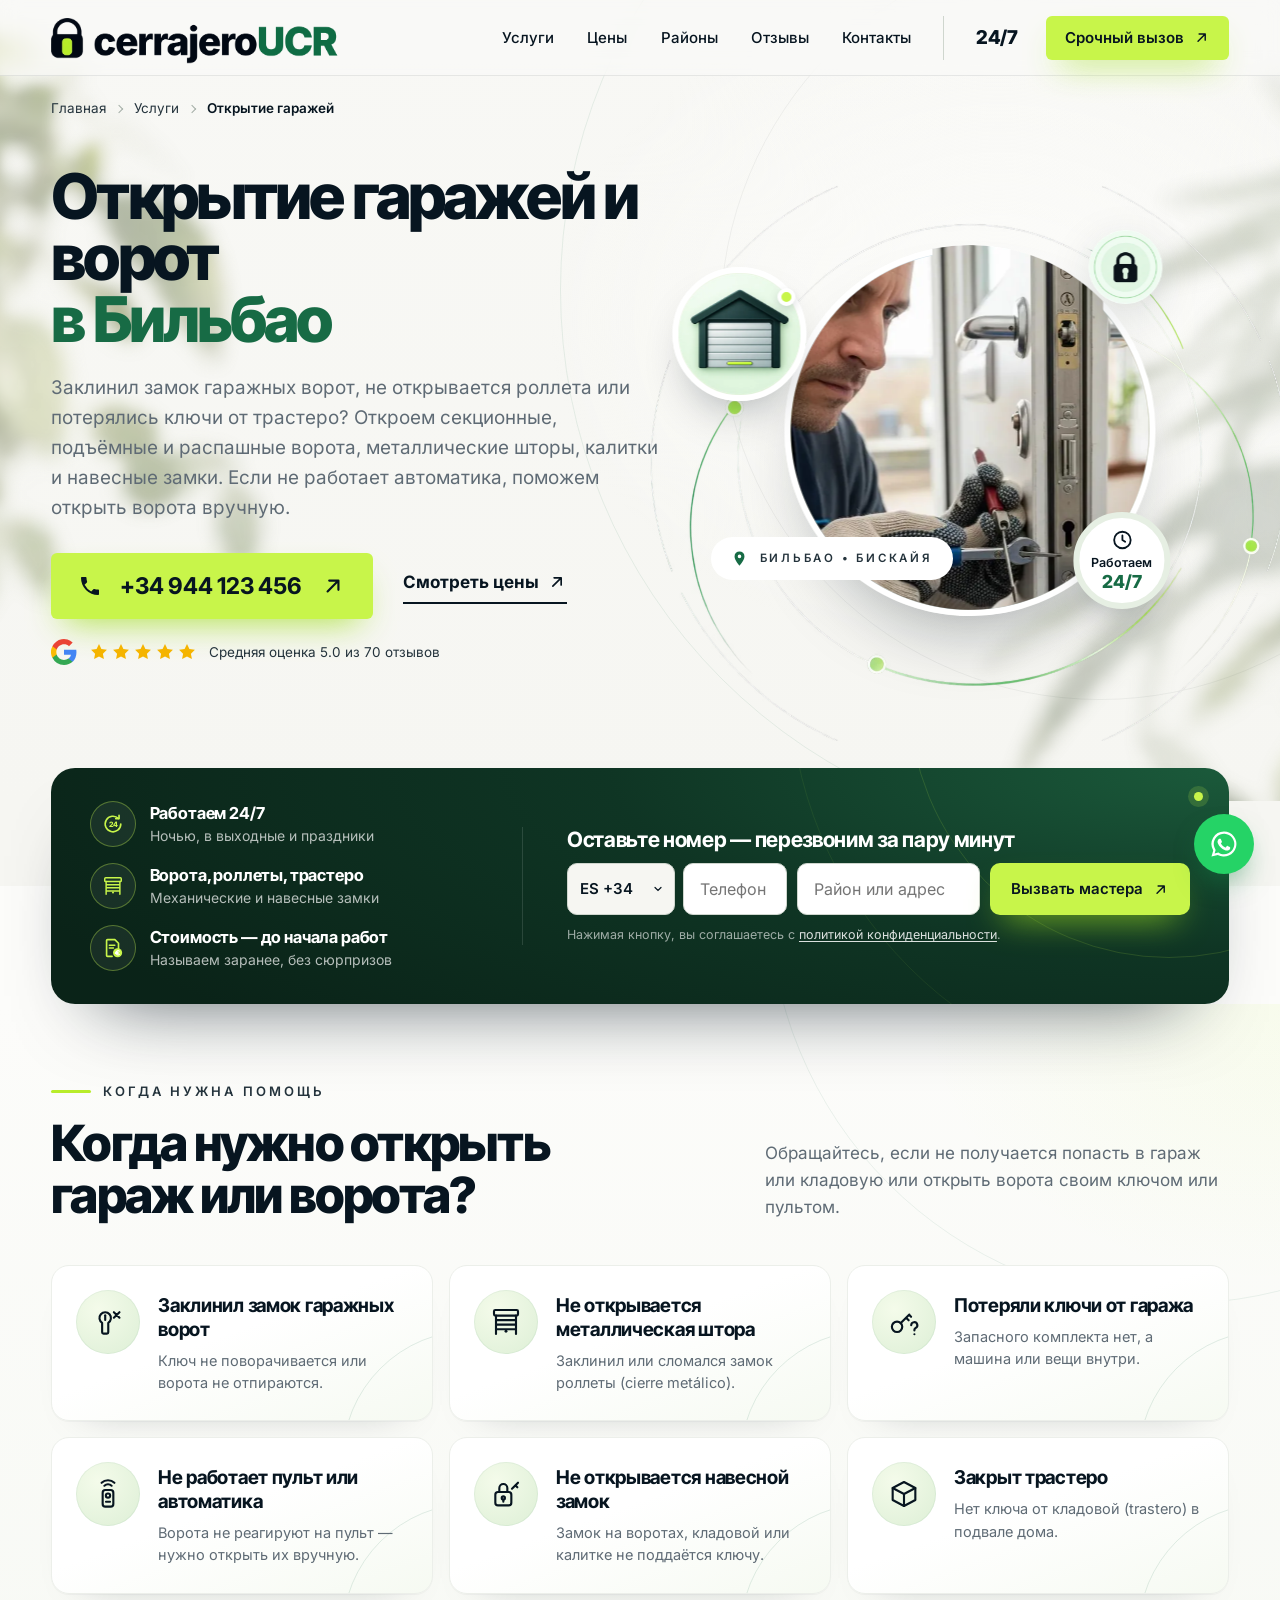
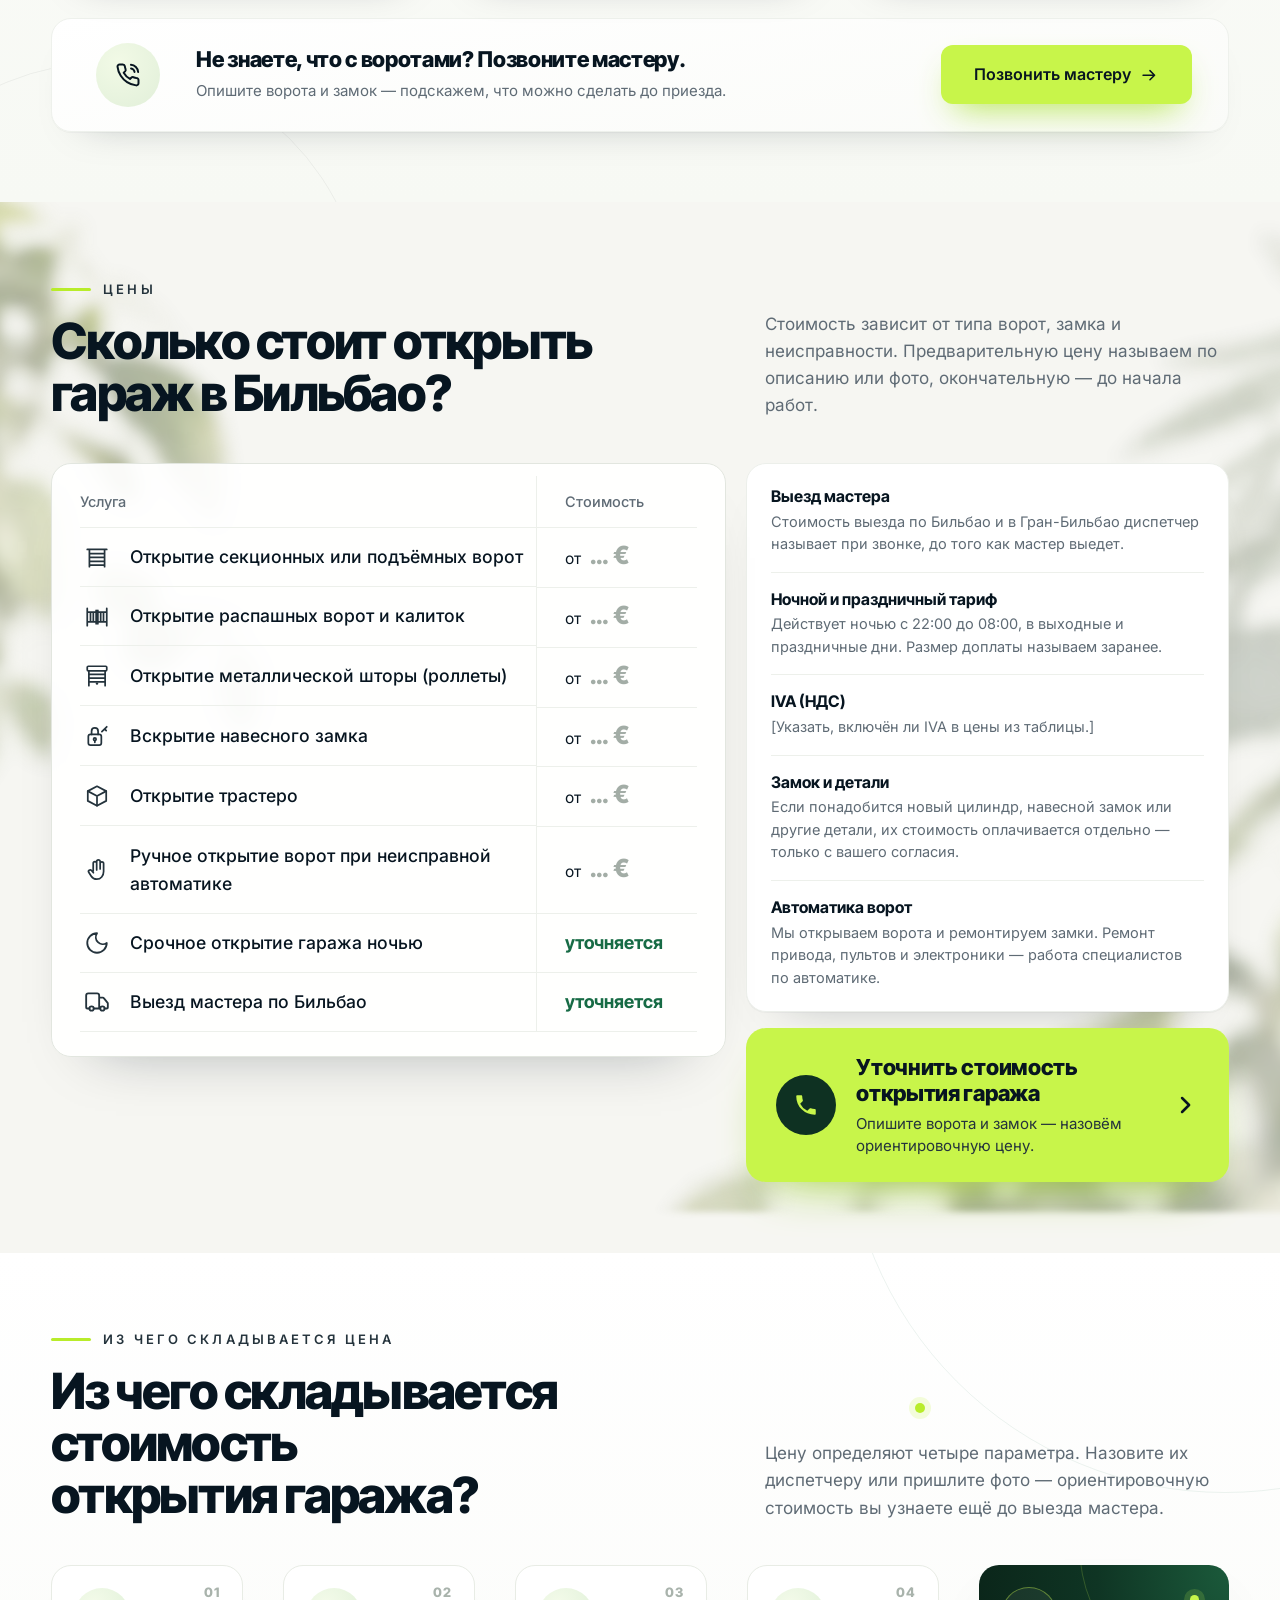
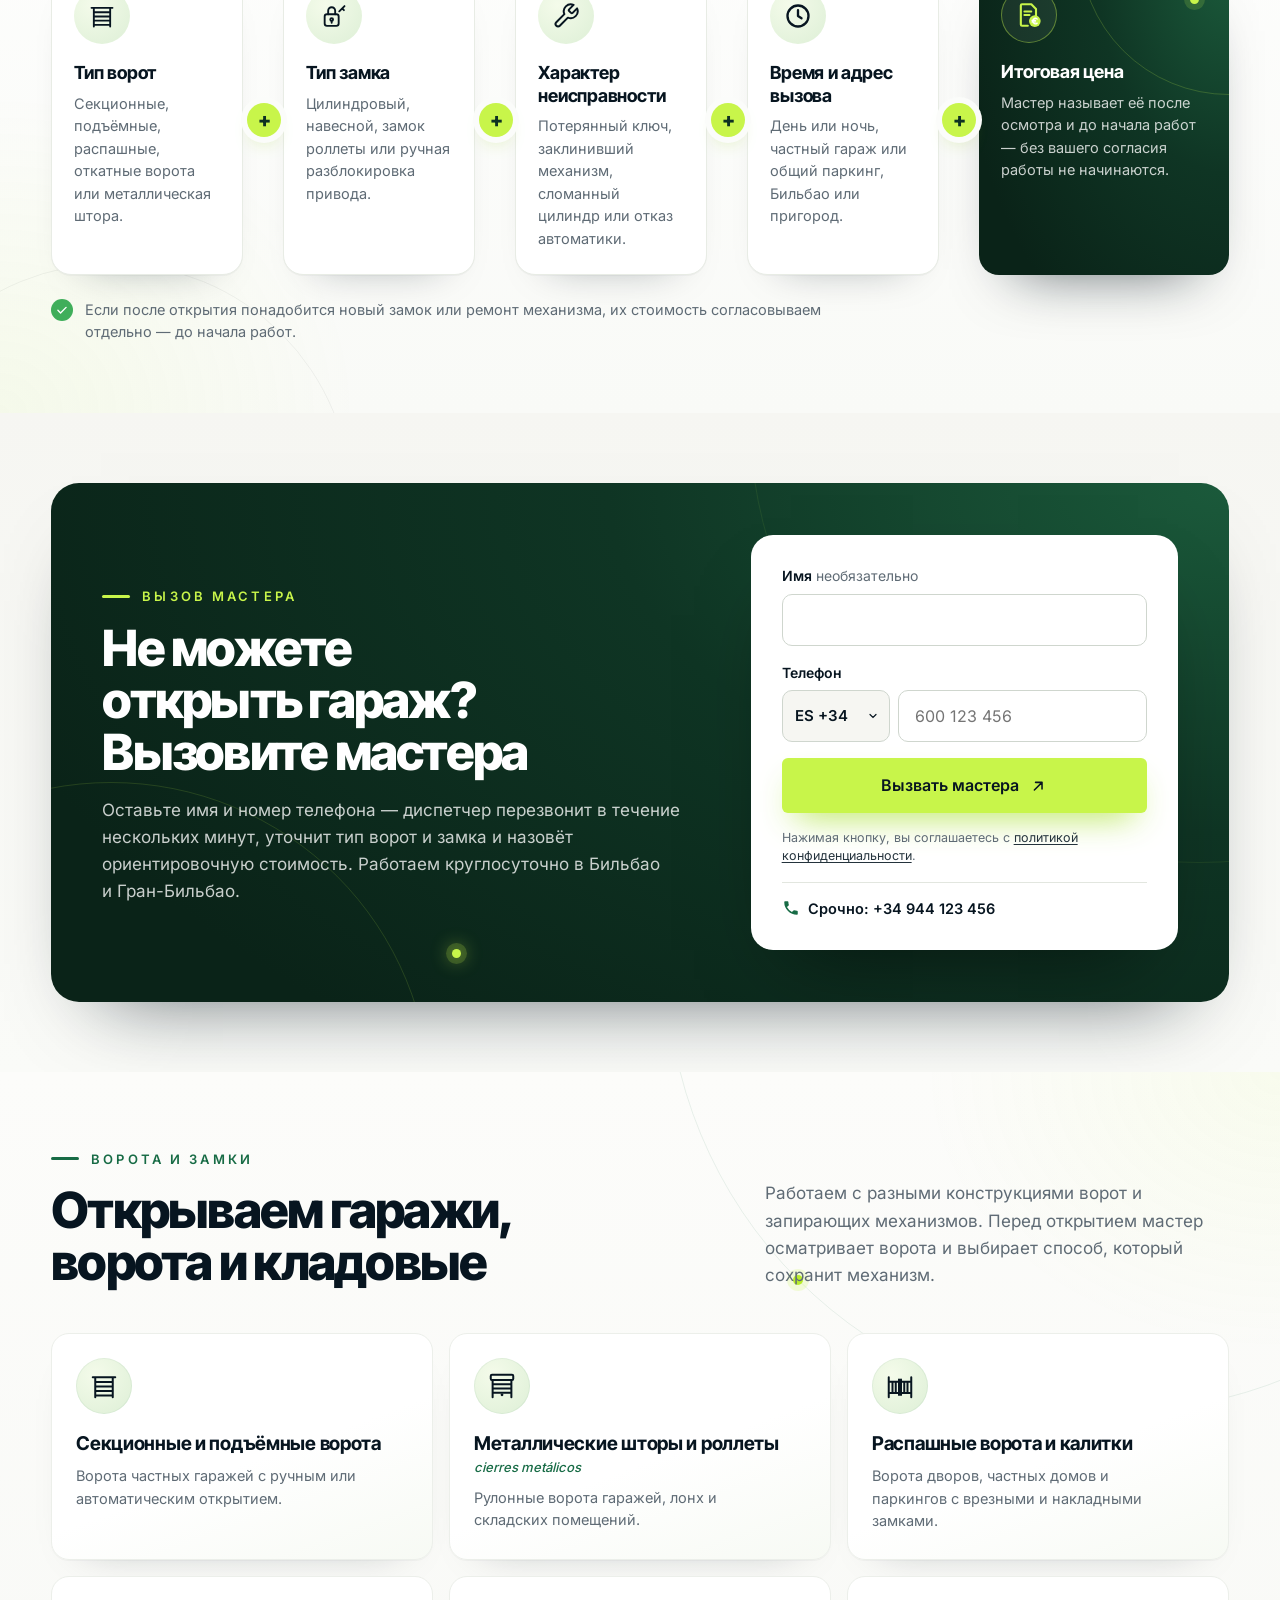
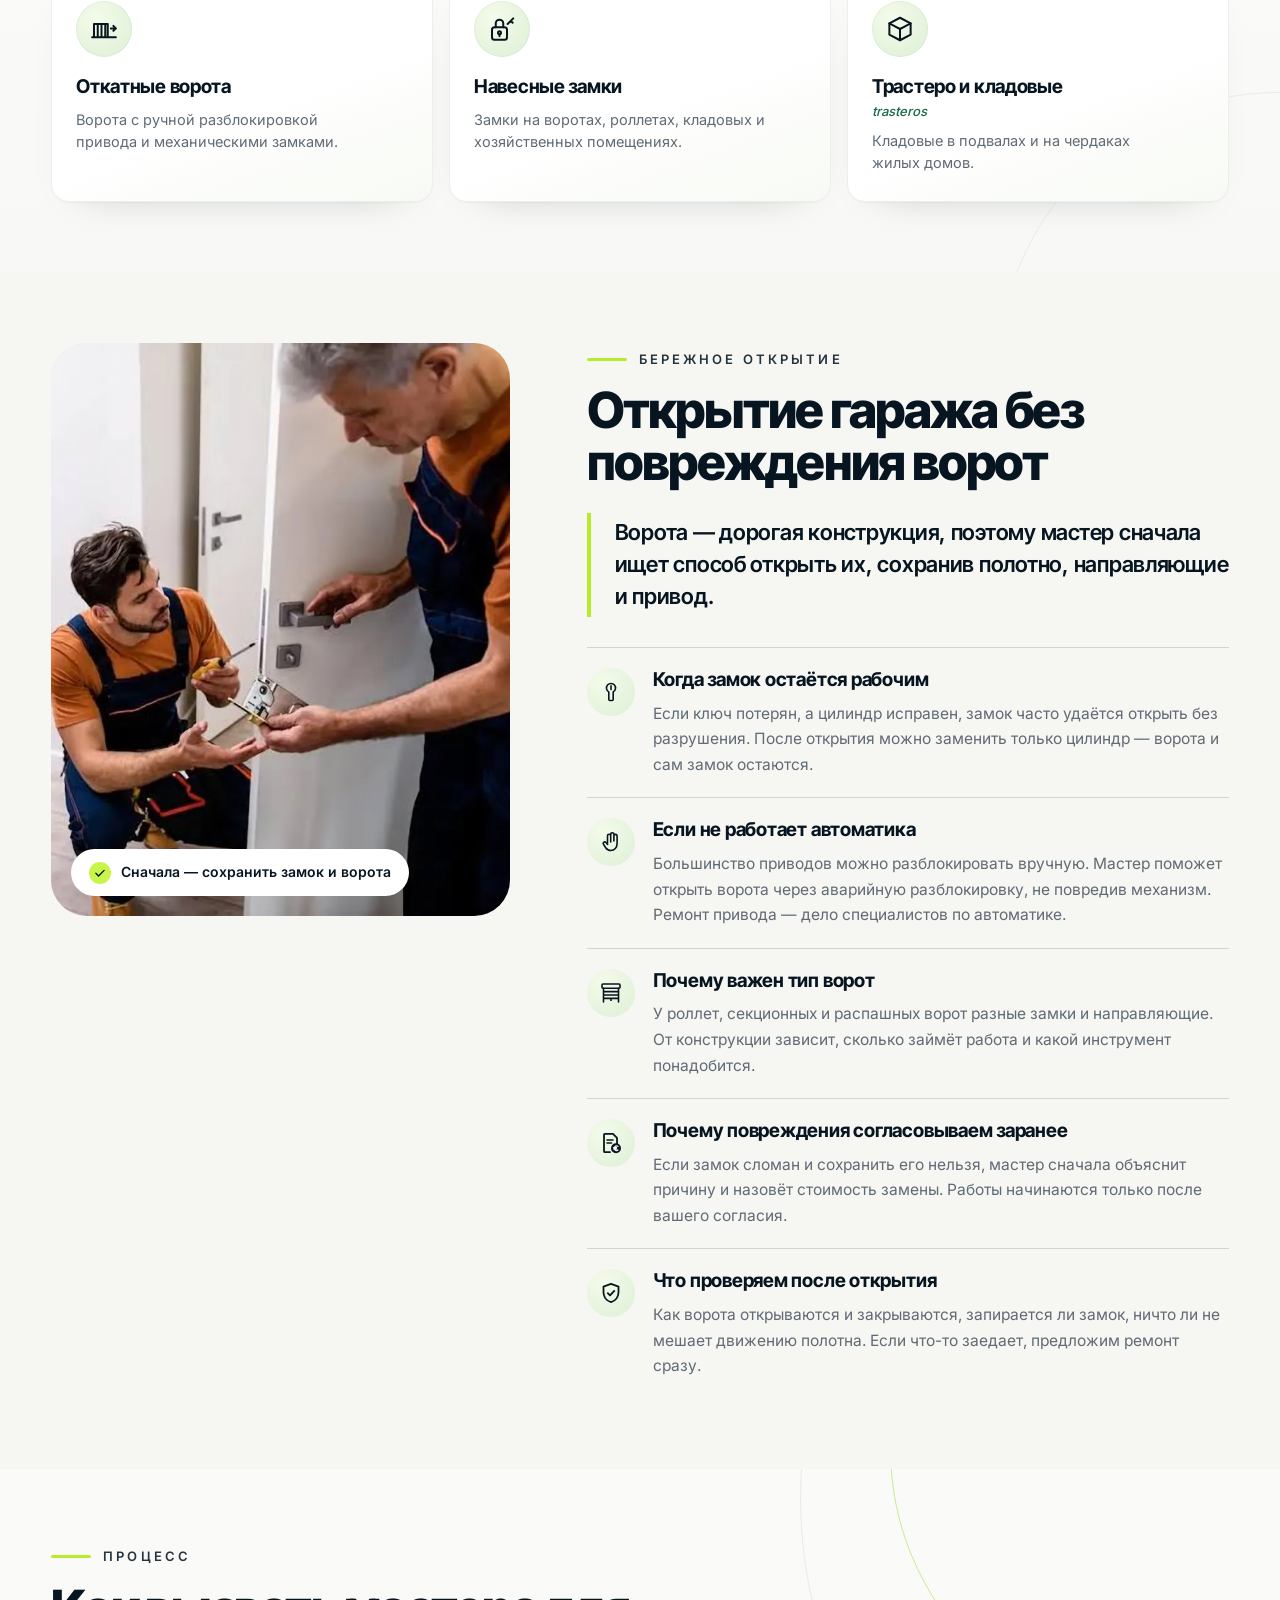
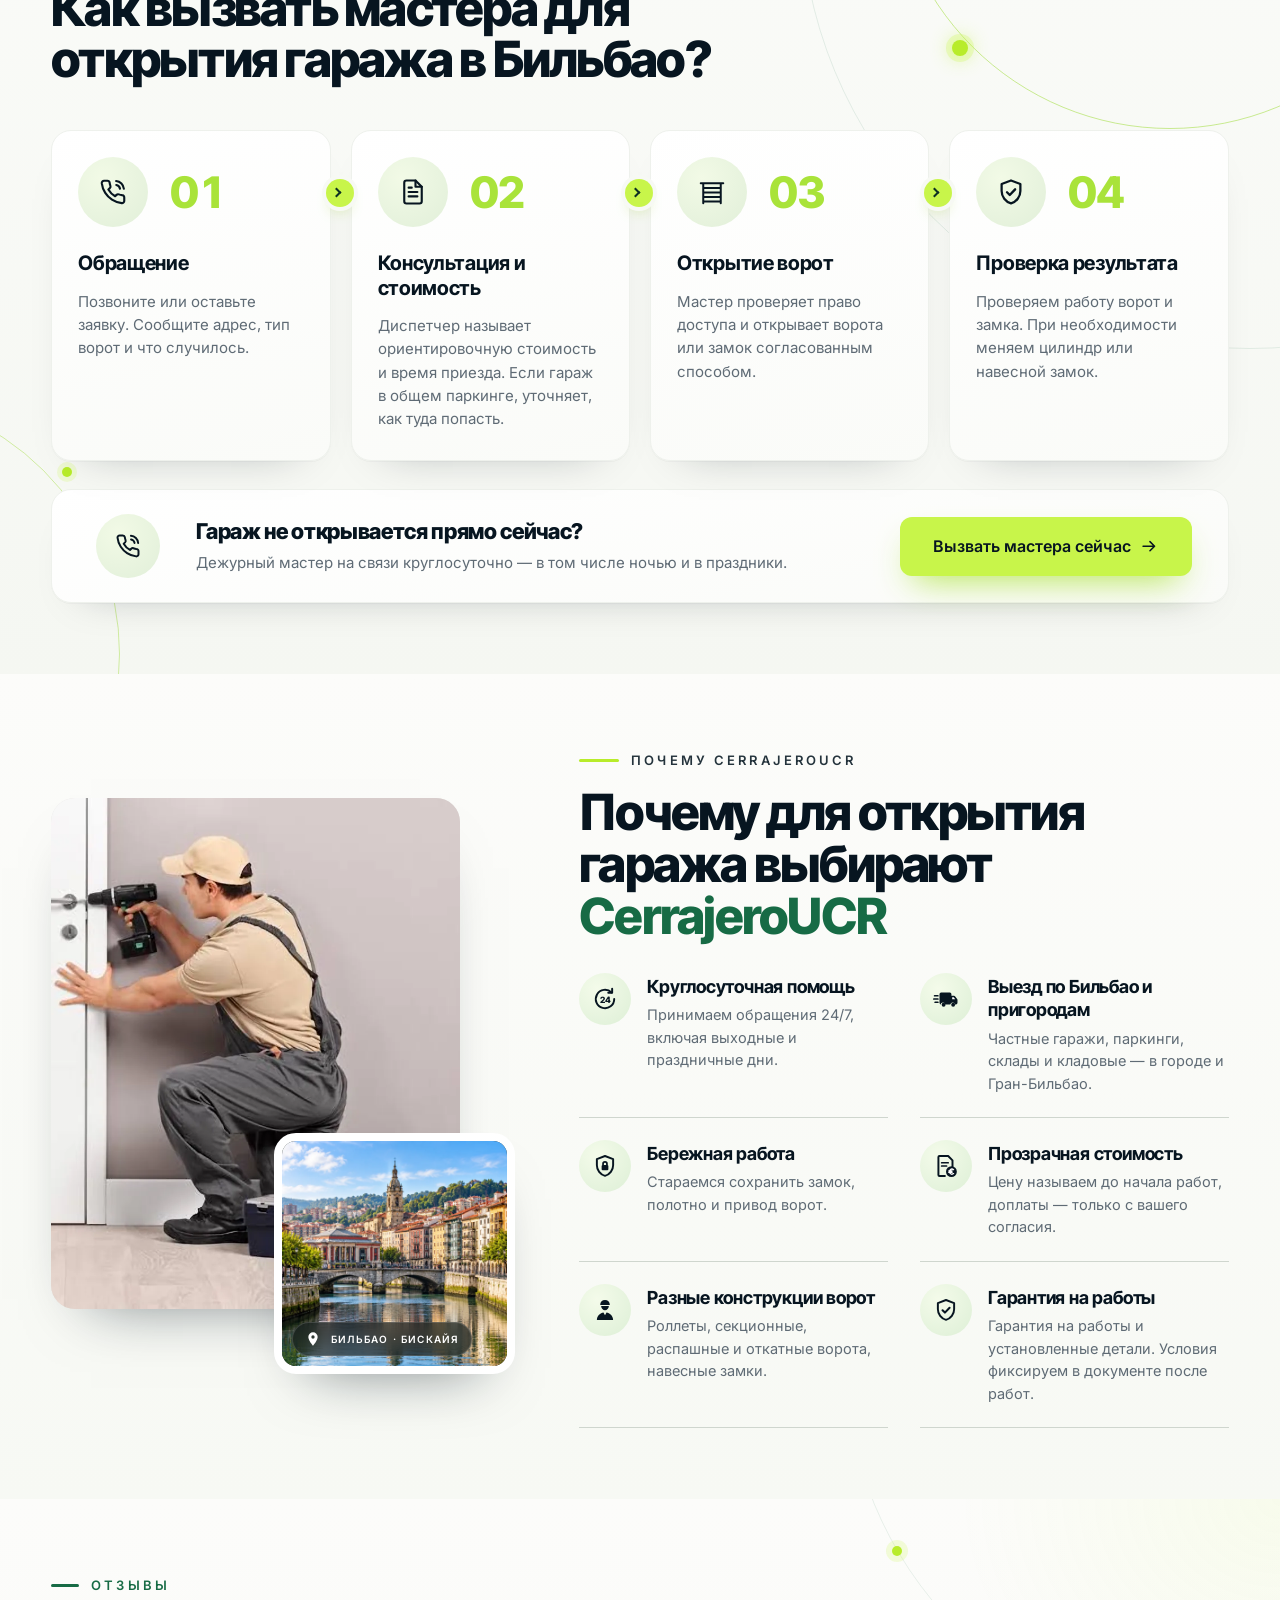
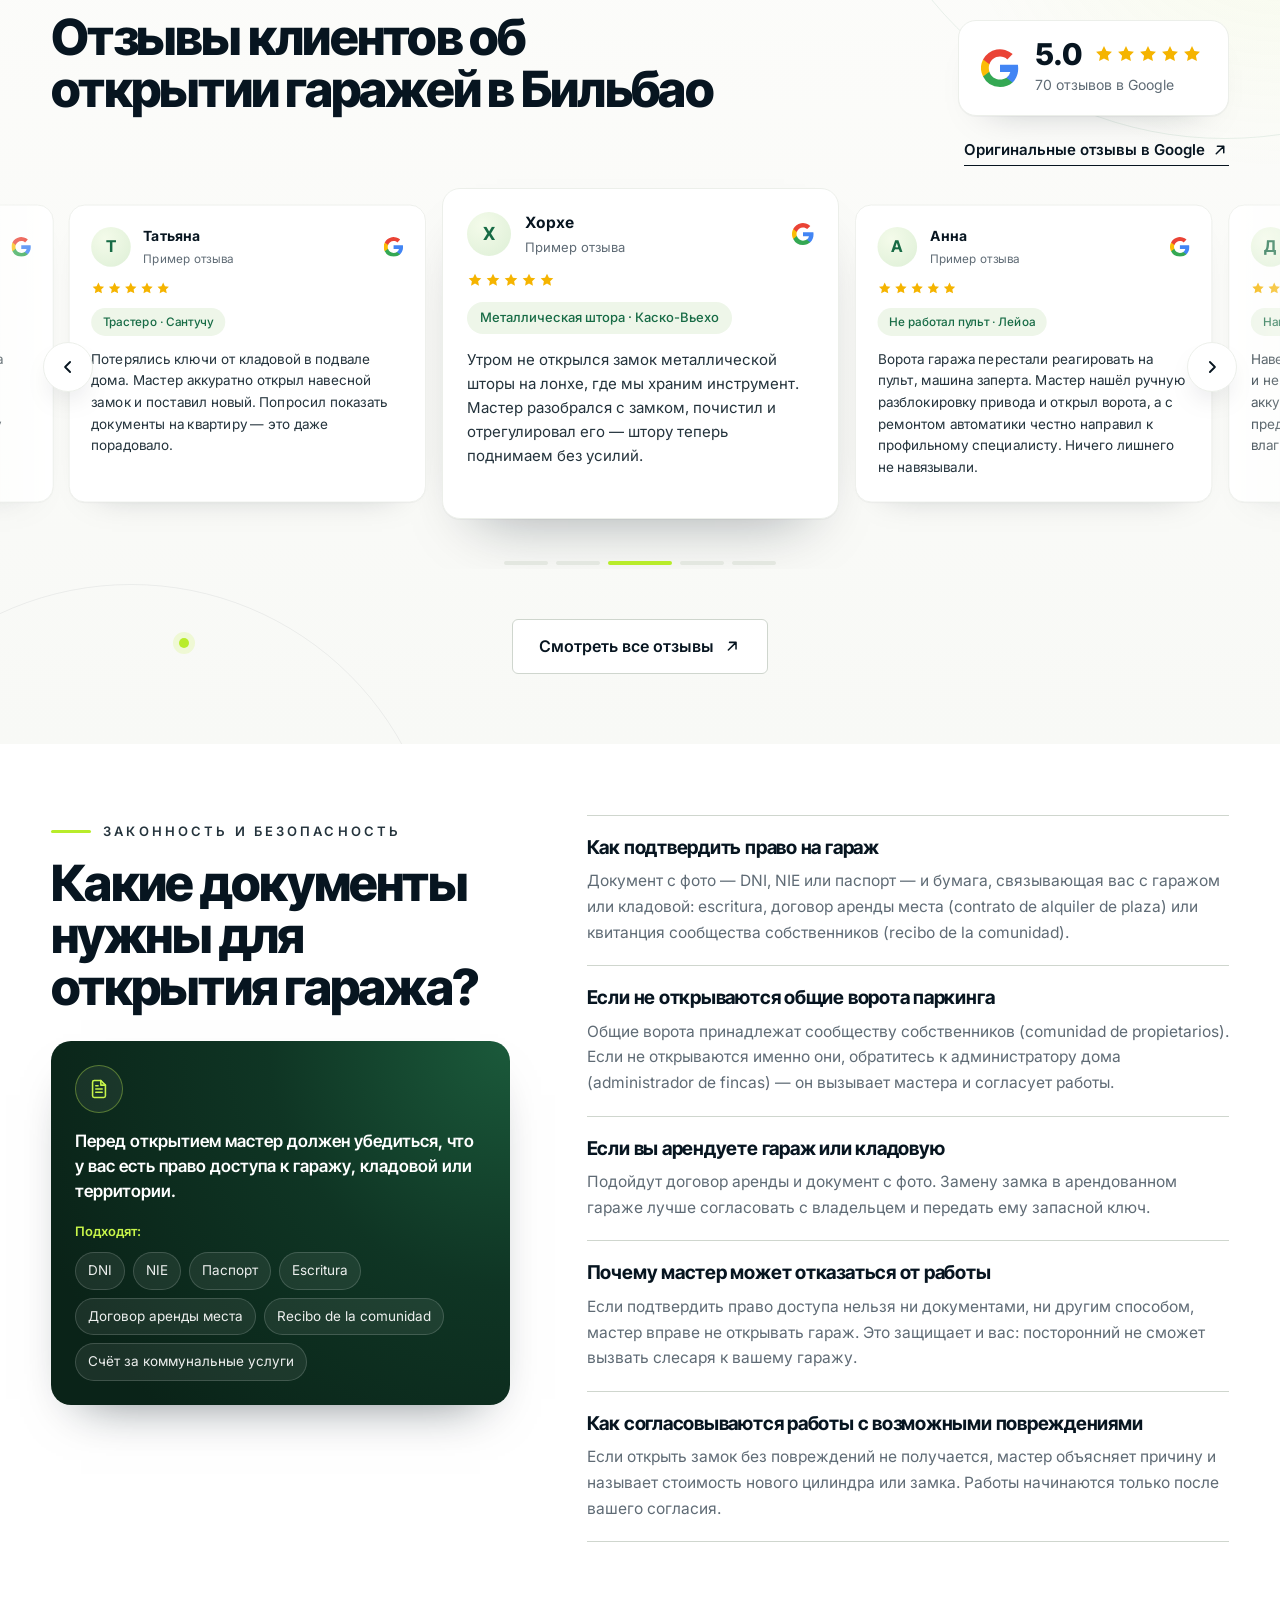
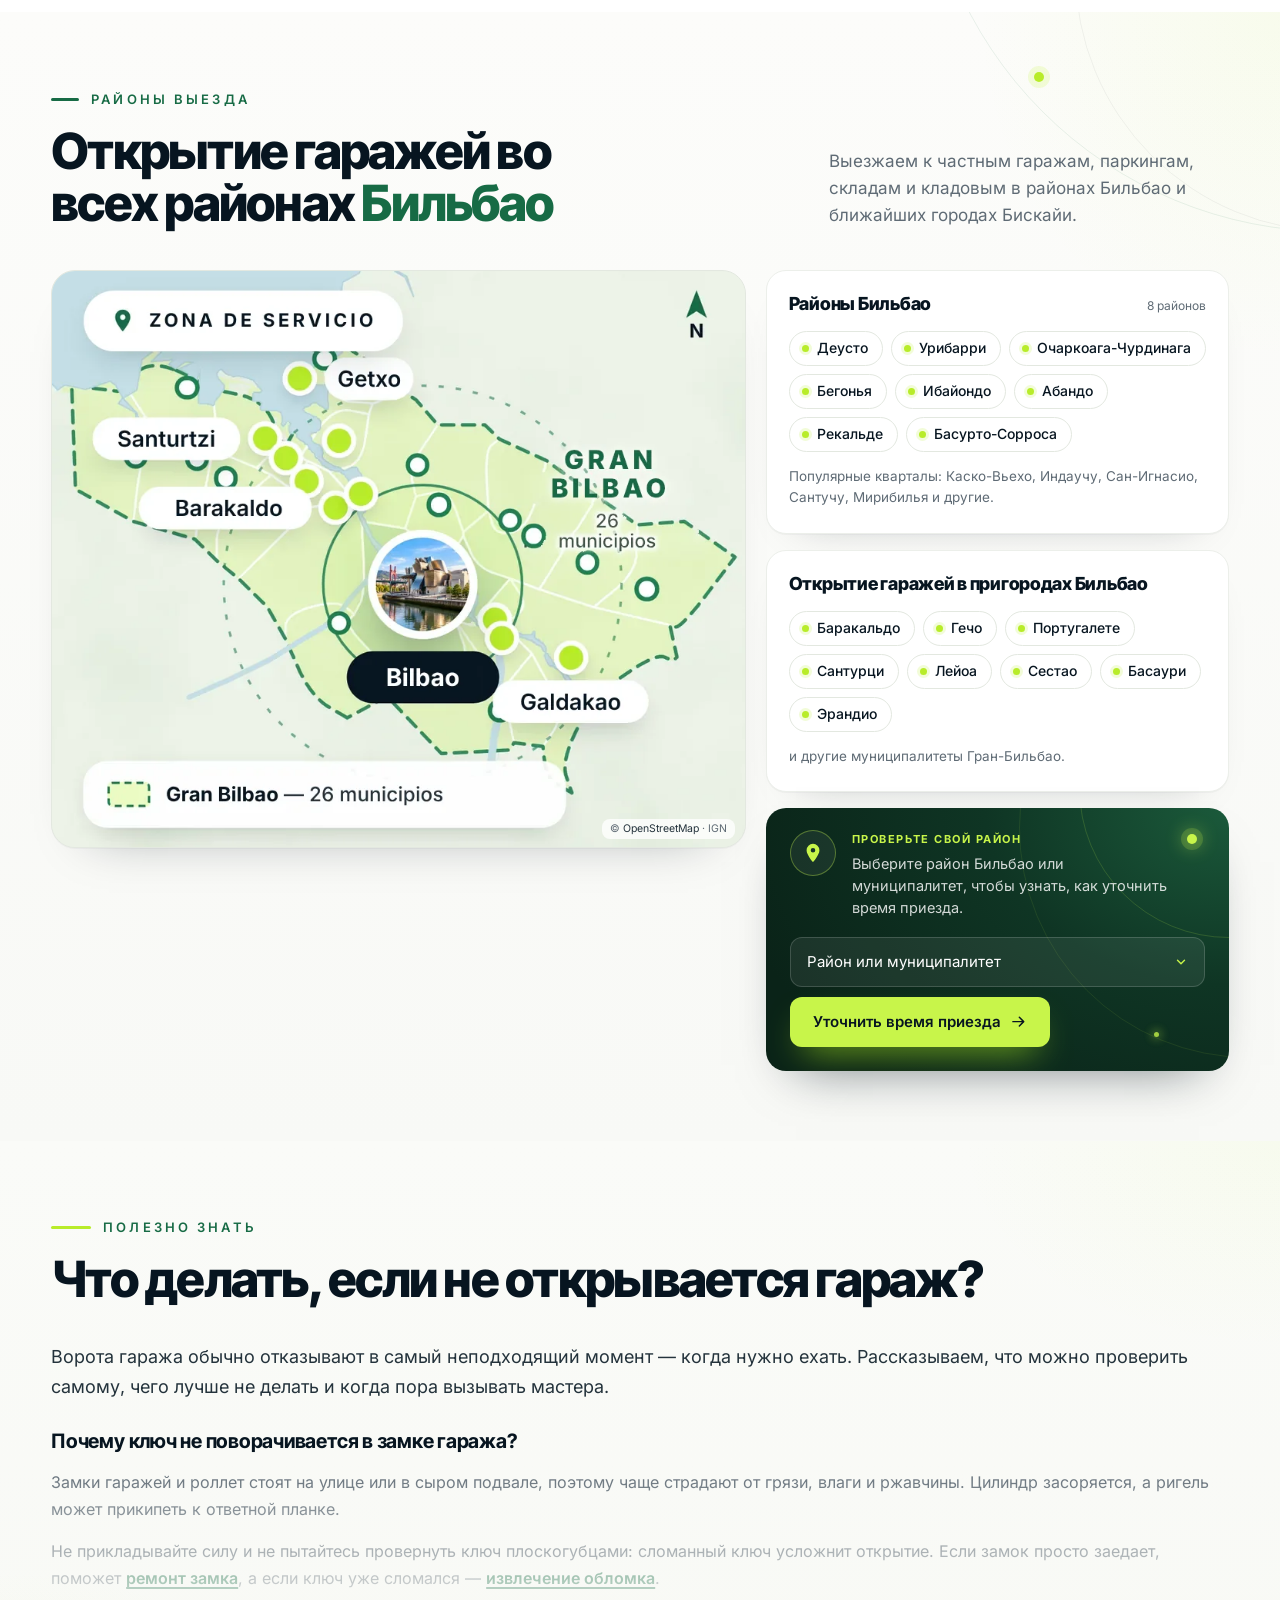
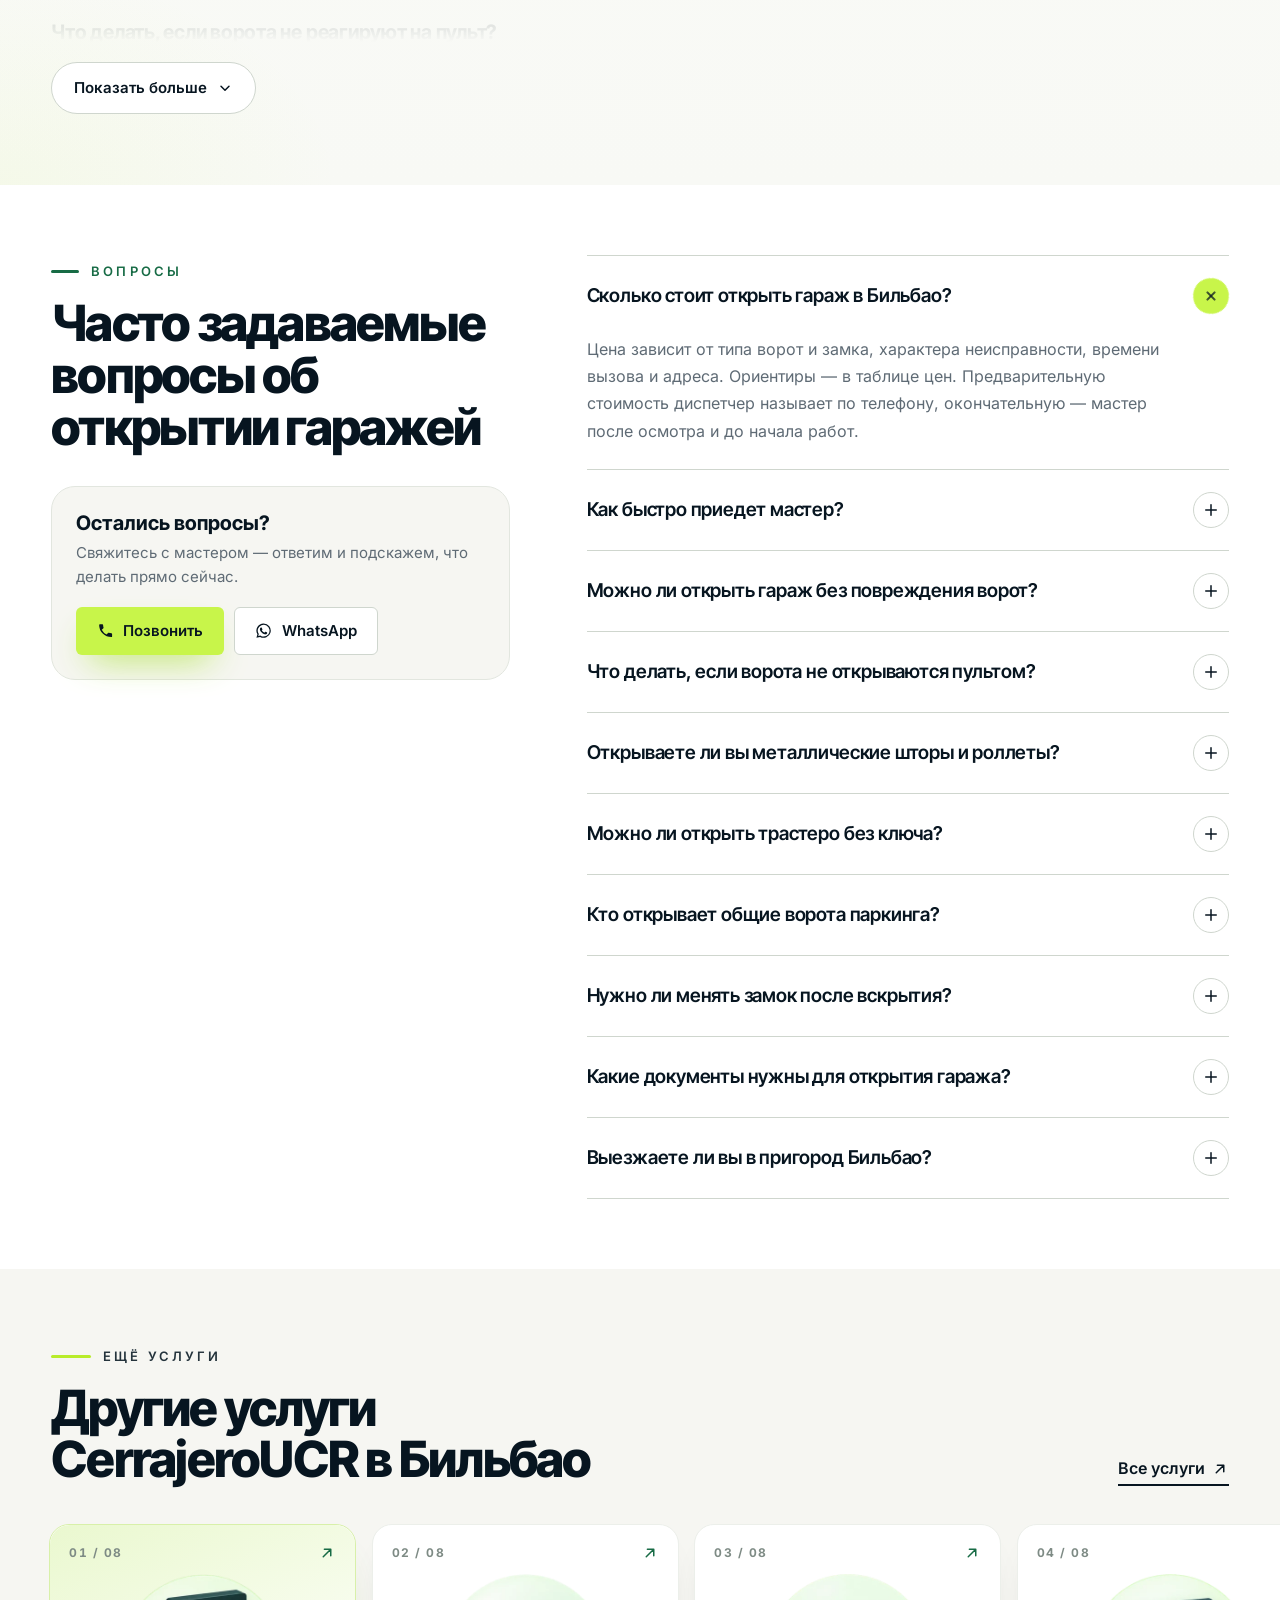
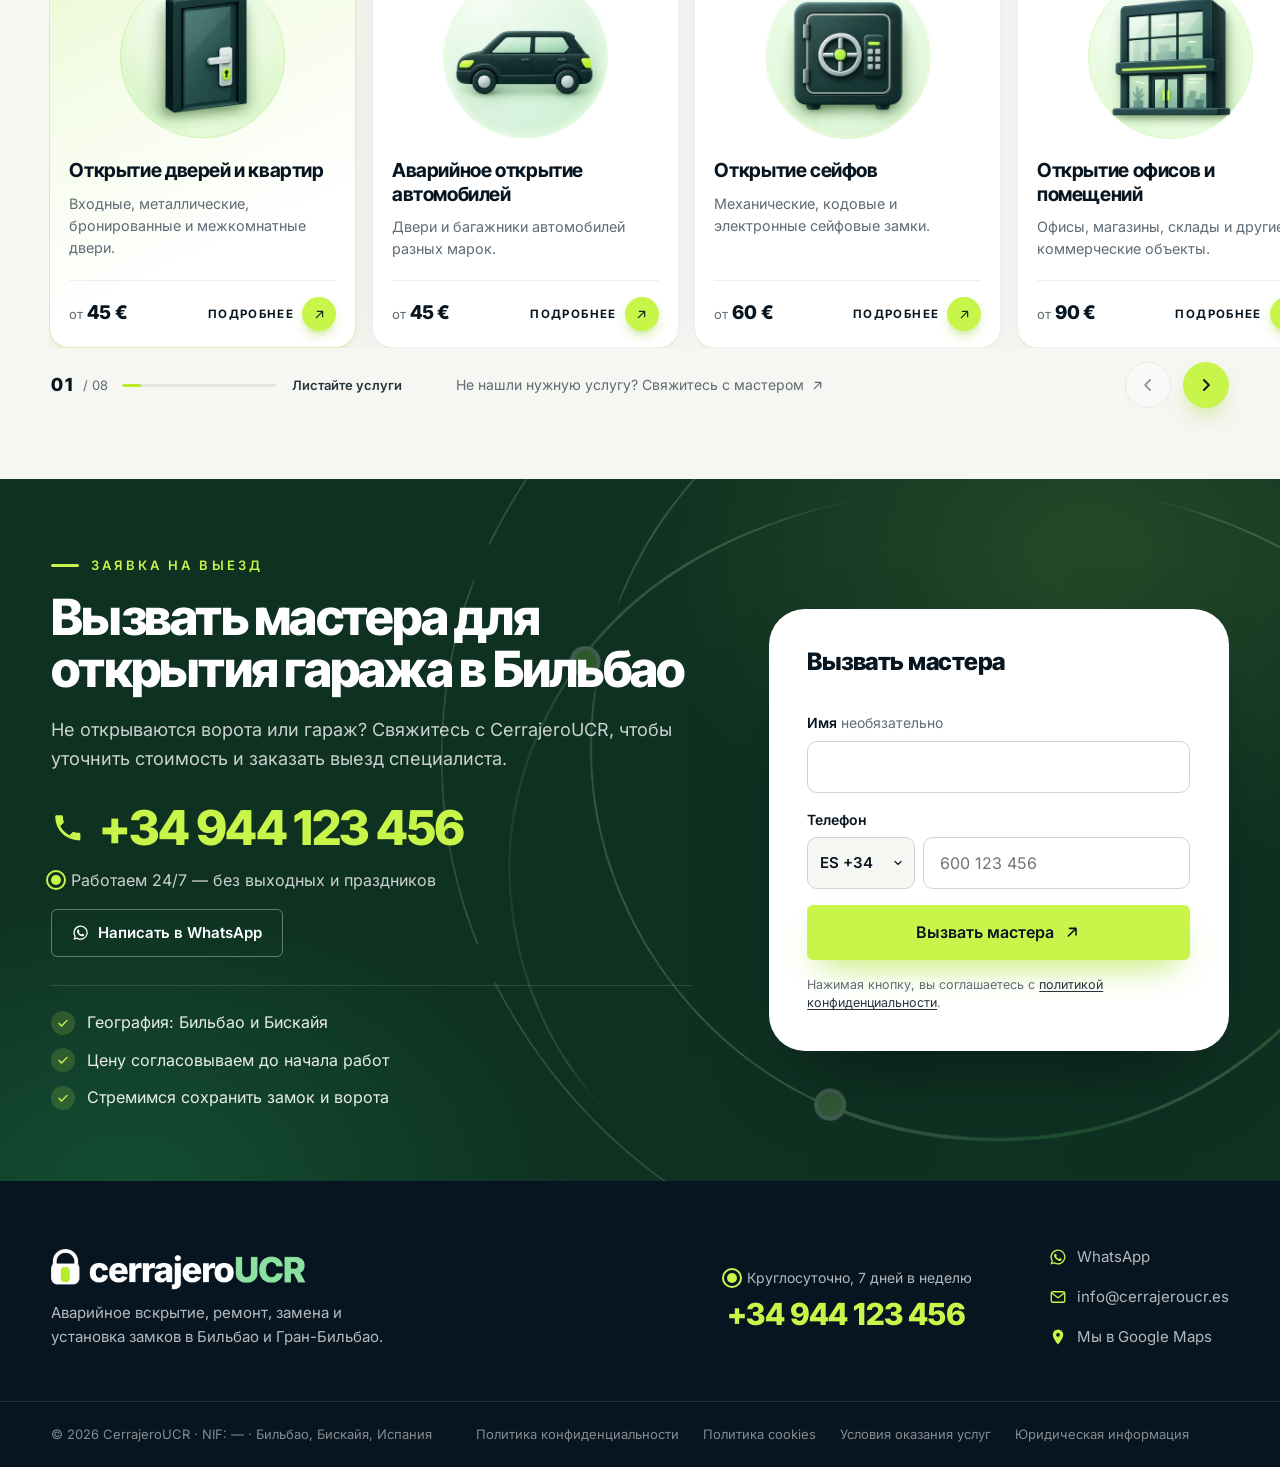
<file: servicios/apertura-de-garajes/index.html>
<!DOCTYPE html>
<html lang="ru">
<head>
  <meta charset="UTF-8">
  <meta name="viewport" content="width=device-width, initial-scale=1, viewport-fit=cover">

  <!-- TODO: заменить домен cerrajeroucr.es на реальный (canonical, OG, schema.org) -->
  <title>Открытие гаражей и ворот в Бильбао 24/7 — CerrajeroUCR</title>
  <meta name="description" content="Заклинил замок гаража, роллеты или трастеро? Откроем ворота, металлическую штору или навесной замок в Бильбао. Цена — до начала работ.">
  <link rel="canonical" href="https://cerrajeroucr.es/servicios/apertura-de-garajes/">
  <meta name="robots" content="index, follow, max-image-preview:large">
  <!-- После перевода: hreflang для испанской версии
  <link rel="alternate" hreflang="es-ES" href="https://cerrajeroucr.es/servicios/apertura-de-garajes/">
  <link rel="alternate" hreflang="ru-ES" href="https://cerrajeroucr.es/ru/servicios/apertura-de-garajes/">
  <link rel="alternate" hreflang="x-default" href="https://cerrajeroucr.es/servicios/apertura-de-garajes/">
  -->

  <meta name="geo.region" content="ES-BI">
  <meta name="geo.placename" content="Bilbao">
  <meta name="geo.position" content="43.2630;-2.9350">
  <meta name="ICBM" content="43.2630, -2.9350">

  <meta property="og:type" content="website">
  <meta property="og:locale" content="ru_RU">
  <meta property="og:site_name" content="CerrajeroUCR">
  <meta property="og:title" content="Открытие гаражей и ворот в Бильбао 24/7 — CerrajeroUCR">
  <meta property="og:description" content="Заклинил замок гаража или роллеты? Откроем гараж и ворота в Бильбао, цена — до начала работ.">
  <meta property="og:url" content="https://cerrajeroucr.es/servicios/apertura-de-garajes/">
  <meta property="og:image" content="https://cerrajeroucr.es/img/og-image.jpg">
  <meta property="og:image:width" content="1200">
  <meta property="og:image:height" content="630">
  <meta name="twitter:card" content="summary_large_image">

  <meta name="theme-color" content="#F6F6F2">
  <link rel="icon" type="image/png" sizes="32x32" href="../../img/favicon-32.png">
  <link rel="icon" type="image/png" sizes="192x192" href="../../img/favicon-192.png">
  <link rel="apple-touch-icon" href="../../img/apple-touch-icon.png">

  <link rel="preload" as="font" type="font/woff2" href="../../fonts/inter-tight-cyrillic-wght-normal.woff2" crossorigin>
  <link rel="preload" as="font" type="font/woff2" href="../../fonts/inter-cyrillic-wght-normal.woff2" crossorigin>
  <link rel="preload" as="image" href="../../img/master-multilock.webp" imagesrcset="../../img/master-multilock-640.webp 640w, ../../img/master-multilock.webp 1100w" imagesizes="(max-width: 760px) 80vw, 580px" fetchpriority="high">
  <link rel="stylesheet" href="../../css/style.css">
  <link rel="stylesheet" href="../../css/service.css">

  <script type="application/ld+json">
  {
    "@context": "https://schema.org",
    "@graph": [
      {
        "@type": "Locksmith",
        "@id": "https://cerrajeroucr.es/#business",
        "name": "CerrajeroUCR",
        "url": "https://cerrajeroucr.es/",
        "telephone": "+34944123456",
        "image": "https://cerrajeroucr.es/img/og-image.jpg",
        "address": {
          "@type": "PostalAddress",
          "addressLocality": "Bilbao",
          "addressRegion": "Bizkaia",
          "addressCountry": "ES"
        }
      },
      {
        "@type": "Service",
        "@id": "https://cerrajeroucr.es/servicios/apertura-de-garajes/#service",
        "name": "Открытие гаражей и ворот в Бильбао",
        "serviceType": "Аварийное открытие гаражей, ворот и роллет",
        "description": "Открытие гаражных ворот, металлических штор (cierres metálicos), калиток, трастеро и навесных замков, если потеряны ключи или заклинил механизм. Бильбао и Гран-Бильбао.",
        "provider": {
          "@id": "https://cerrajeroucr.es/#business"
        },
        "areaServed": [
          {
            "@type": "City",
            "name": "Bilbao"
          },
          {
            "@type": "AdministrativeArea",
            "name": "Gran Bilbao"
          }
        ],
        "hoursAvailable": {
          "@type": "OpeningHoursSpecification",
          "dayOfWeek": [
            "Monday",
            "Tuesday",
            "Wednesday",
            "Thursday",
            "Friday",
            "Saturday",
            "Sunday"
          ],
          "opens": "00:00",
          "closes": "23:59"
        }
      },
      {
        "@type": "BreadcrumbList",
        "@id": "https://cerrajeroucr.es/servicios/apertura-de-garajes/#breadcrumbs",
        "itemListElement": [
          {
            "@type": "ListItem",
            "position": 1,
            "name": "Главная",
            "item": "https://cerrajeroucr.es/"
          },
          {
            "@type": "ListItem",
            "position": 2,
            "name": "Услуги",
            "item": "https://cerrajeroucr.es/servicios/"
          },
          {
            "@type": "ListItem",
            "position": 3,
            "name": "Открытие гаражей",
            "item": "https://cerrajeroucr.es/servicios/apertura-de-garajes/"
          }
        ]
      },
      {
        "@type": "WebPage",
        "@id": "https://cerrajeroucr.es/servicios/apertura-de-garajes/#webpage",
        "url": "https://cerrajeroucr.es/servicios/apertura-de-garajes/",
        "name": "Открытие гаражей и ворот в Бильбао 24/7 — CerrajeroUCR",
        "about": {
          "@id": "https://cerrajeroucr.es/servicios/apertura-de-garajes/#service"
        },
        "breadcrumb": {
          "@id": "https://cerrajeroucr.es/servicios/apertura-de-garajes/#breadcrumbs"
        },
        "inLanguage": "ru"
      }
    ]
  }
  </script>
  <!-- FAQ_JSONLD:start -->
  <script type="application/ld+json">
{
  "@context": "https://schema.org",
  "@type": "FAQPage",
  "mainEntity": [
    {
      "@type": "Question",
      "name": "Сколько стоит открыть гараж в Бильбао?",
      "acceptedAnswer": {
        "@type": "Answer",
        "text": "Цена зависит от типа ворот и замка, характера неисправности, времени вызова и адреса. Ориентиры — в таблице цен. Предварительную стоимость диспетчер называет по телефону, окончательную — мастер после осмотра и до начала работ."
      }
    },
    {
      "@type": "Question",
      "name": "Как быстро приедет мастер?",
      "acceptedAnswer": {
        "@type": "Answer",
        "text": "Время приезда зависит от района, времени суток и загрузки дежурных мастеров. Диспетчер называет ориентировочное время сразу при звонке и предупреждает, если мастер задерживается. Быстрее всего мы добираемся в центральные районы Бильбао; в муниципалитеты Гран-Бильбао дорога обычно занимает больше времени."
      }
    },
    {
      "@type": "Question",
      "name": "Можно ли открыть гараж без повреждения ворот?",
      "acceptedAnswer": {
        "@type": "Answer",
        "text": "Обычно да: если причина в замке, мастер открывает или меняет его, не трогая полотно ворот. Если замок сломан, мастер заранее объясняет, что можно сделать, и согласует стоимость."
      }
    },
    {
      "@type": "Question",
      "name": "Что делать, если ворота не открываются пультом?",
      "acceptedAnswer": {
        "@type": "Answer",
        "text": "Проверьте батарейку пульта и электричество. Если привод не работает, ворота можно открыть вручную через аварийную разблокировку. Если до неё не добраться, мастер поможет открыть ворота, а ремонт привода выполнят специалисты по автоматике."
      }
    },
    {
      "@type": "Question",
      "name": "Открываете ли вы металлические шторы и роллеты?",
      "acceptedAnswer": {
        "@type": "Answer",
        "text": "Да, мастера работают с замками металлических штор (cierres metálicos) гаражей, лонх и складов. После открытия при необходимости ремонтируют или меняют замок."
      }
    },
    {
      "@type": "Question",
      "name": "Можно ли открыть трастеро без ключа?",
      "acceptedAnswer": {
        "@type": "Answer",
        "text": "Да. Мастер откроет замок кладовой и, если нужно, поставит новый. Понадобится подтверждение, что трастеро ваше: escritura, договор аренды или квитанция сообщества."
      }
    },
    {
      "@type": "Question",
      "name": "Кто открывает общие ворота паркинга?",
      "acceptedAnswer": {
        "@type": "Answer",
        "text": "Общие ворота принадлежат сообществу собственников, поэтому вызывать мастера и согласовывать работы должен администратор дома или председатель сообщества. Мы можем выполнить работу по их заявке."
      }
    },
    {
      "@type": "Question",
      "name": "Нужно ли менять замок после вскрытия?",
      "acceptedAnswer": {
        "@type": "Answer",
        "text": "Если замок открыт без повреждений и исправен — нет. Если ключи потеряны или цилиндр пострадал, лучше заменить его, чтобы старые ключи не подходили. Стоимость новой детали мастер называет до начала работ."
      }
    },
    {
      "@type": "Question",
      "name": "Какие документы нужны для открытия гаража?",
      "acceptedAnswer": {
        "@type": "Answer",
        "text": "Документ с фото и подтверждение права на гараж или кладовую: escritura, договор аренды места или квитанция сообщества. Подробнее — в разделе о документах."
      }
    },
    {
      "@type": "Question",
      "name": "Выезжаете ли вы в пригород Бильбао?",
      "acceptedAnswer": {
        "@type": "Answer",
        "text": "Да. Кроме всех районов Бильбао выезжаем в муниципалитеты Гран-Бильбао: Баракальдо, Гечо, Португалете, Сантурци, Лейоа, Сестао, Басаури, Эрандио и другие. Стоимость и время приезда за город диспетчер назовёт при звонке. Проверить свой район можно на карте выезда."
      }
    }
  ]
}
  </script>
  <!-- FAQ_JSONLD:end -->
</head>
<body>

<svg class="sprite" aria-hidden="true" focusable="false" xmlns="http://www.w3.org/2000/svg">
  <symbol id="i-arrow" viewBox="0 0 24 24"><path d="M7 17 17 7M8.5 7H17v8.5" fill="none" stroke="currentColor" stroke-width="2" stroke-linecap="round" stroke-linejoin="round"/></symbol>
  <symbol id="i-arrow-right" viewBox="0 0 24 24"><path d="M4 12h15M13 6l6 6-6 6" fill="none" stroke="currentColor" stroke-width="2" stroke-linecap="round" stroke-linejoin="round"/></symbol>
  <symbol id="i-phone" viewBox="0 0 24 24"><path fill="currentColor" d="M6.6 10.8a15.2 15.2 0 0 0 6.6 6.6l2.2-2.2c.3-.3.7-.4 1-.2 1.1.4 2.3.6 3.6.6.6 0 1 .4 1 1V20c0 .6-.4 1-1 1A17 17 0 0 1 3 4c0-.6.4-1 1-1h3.5c.6 0 1 .4 1 1 0 1.3.2 2.5.6 3.6.1.3 0 .7-.2 1z"/></symbol>
  <symbol id="i-clock" viewBox="0 0 24 24"><circle cx="12" cy="12" r="9" fill="none" stroke="currentColor" stroke-width="2"/><path d="M12 7v5l3 2" fill="none" stroke="currentColor" stroke-width="2" stroke-linecap="round" stroke-linejoin="round"/></symbol>
  <symbol id="i-pin" viewBox="0 0 24 24"><path fill="currentColor" d="M12 2a7 7 0 0 0-7 7c0 5.2 7 13 7 13s7-7.8 7-13a7 7 0 0 0-7-7zm0 9.5A2.5 2.5 0 1 1 12 6.5a2.5 2.5 0 0 1 0 5z"/></symbol>
  <symbol id="i-star" viewBox="0 0 24 24"><path fill="currentColor" d="m12 2.5 2.9 6 6.6.9-4.8 4.6 1.2 6.5L12 17.4l-5.9 3.1 1.2-6.5L2.5 9.4l6.6-.9z"/></symbol>
  <symbol id="i-check" viewBox="0 0 24 24"><path d="m5 12.5 4.5 4.5L19 7.5" fill="none" stroke="currentColor" stroke-width="2.4" stroke-linecap="round" stroke-linejoin="round"/></symbol>
  <symbol id="i-chev-left" viewBox="0 0 24 24"><path d="M14.5 6 8.5 12l6 6" fill="none" stroke="currentColor" stroke-width="2.2" stroke-linecap="round" stroke-linejoin="round"/></symbol>
  <symbol id="i-chev-right" viewBox="0 0 24 24"><path d="m9.5 6 6 6-6 6" fill="none" stroke="currentColor" stroke-width="2.2" stroke-linecap="round" stroke-linejoin="round"/></symbol>
  <symbol id="i-door" viewBox="0 0 24 24"><g fill="none" stroke="currentColor" stroke-width="1.7" stroke-linecap="round" stroke-linejoin="round"><rect x="6" y="3" width="12" height="18" rx="1"/><path d="M3.5 21h17"/></g><circle cx="14.6" cy="12.4" r="1" fill="currentColor"/></symbol>
  <symbol id="i-car" viewBox="0 0 24 24"><g fill="none" stroke="currentColor" stroke-width="1.7" stroke-linecap="round" stroke-linejoin="round"><path d="M3.5 16v-3.2L5.6 8a1.6 1.6 0 0 1 1.5-1h9.8a1.6 1.6 0 0 1 1.5 1l2.1 4.8V16a1 1 0 0 1-1 1h-1M6 17H4.5a1 1 0 0 1-1-1"/><path d="M3.5 12.5h17M10 17h4"/><circle cx="8" cy="17" r="2"/><circle cx="16" cy="17" r="2"/></g></symbol>
  <symbol id="i-safe" viewBox="0 0 24 24"><g fill="none" stroke="currentColor" stroke-width="1.7" stroke-linecap="round" stroke-linejoin="round"><rect x="3" y="4" width="18" height="15" rx="2"/><circle cx="11" cy="11.5" r="3.2"/><path d="M11 8.3v1.2M11 13.5v1.2M7.8 11.5H9M13 11.5h1.2M17.5 9v5M6 19v1.5M18 19v1.5"/></g></symbol>
  <symbol id="i-wrench" viewBox="0 0 24 24"><path fill="none" stroke="currentColor" stroke-width="1.7" stroke-linecap="round" stroke-linejoin="round" d="M14.7 6.3a1 1 0 0 0 0 1.4l1.6 1.6a1 1 0 0 0 1.4 0l3.8-3.8a6 6 0 0 1-7.9 7.9l-6.9 6.9a2.1 2.1 0 0 1-3-3l6.9-6.9a6 6 0 0 1 7.9-7.9z"/></symbol>
  <symbol id="i-gear" viewBox="0 0 24 24"><g fill="none" stroke="currentColor" stroke-width="1.7" stroke-linecap="round" stroke-linejoin="round"><path d="M12.2 2h-.4a2 2 0 0 0-2 2v.2a2 2 0 0 1-1 1.7l-.4.3a2 2 0 0 1-2 0l-.2-.1a2 2 0 0 0-2.7.7l-.2.4a2 2 0 0 0 .7 2.7l.2.1a2 2 0 0 1 1 1.7v.5a2 2 0 0 1-1 1.7l-.2.1a2 2 0 0 0-.7 2.7l.2.4a2 2 0 0 0 2.7.7l.2-.1a2 2 0 0 1 2 0l.4.3a2 2 0 0 1 1 1.7v.2a2 2 0 0 0 2 2h.4a2 2 0 0 0 2-2v-.2a2 2 0 0 1 1-1.7l.4-.3a2 2 0 0 1 2 0l.2.1a2 2 0 0 0 2.7-.7l.2-.4a2 2 0 0 0-.7-2.7l-.2-.1a2 2 0 0 1-1-1.7v-.5a2 2 0 0 1 1-1.7l.2-.1a2 2 0 0 0 .7-2.7l-.2-.4a2 2 0 0 0-2.7-.7l-.2.1a2 2 0 0 1-2 0l-.4-.3a2 2 0 0 1-1-1.7V4a2 2 0 0 0-2-2z"/><circle cx="12" cy="12" r="3"/></g></symbol>
  <symbol id="i-truck" viewBox="0 0 24 24"><g fill="none" stroke="currentColor" stroke-width="1.7" stroke-linecap="round" stroke-linejoin="round"><path d="M14 18V6a2 2 0 0 0-2-2H4a2 2 0 0 0-2 2v11a1 1 0 0 0 1 1h2M15 18H9M19 18h2a1 1 0 0 0 1-1v-3.6a1 1 0 0 0-.2-.6l-3.5-4.4a1 1 0 0 0-.8-.4H14"/><circle cx="17" cy="18" r="2"/><circle cx="7" cy="18" r="2"/></g></symbol>
  <symbol id="i-warning" viewBox="0 0 24 24"><g fill="none" stroke="currentColor" stroke-width="1.7" stroke-linecap="round" stroke-linejoin="round"><path d="M10.3 3.9 1.8 18a2 2 0 0 0 1.7 3h17a2 2 0 0 0 1.7-3L13.7 3.9a2 2 0 0 0-3.4 0z"/><path d="M12 9v4M12 17h.01"/></g></symbol>
  <symbol id="i-garage" viewBox="0 0 24 24"><g fill="none" stroke="currentColor" stroke-width="1.7" stroke-linecap="round" stroke-linejoin="round"><path d="M3 20.5V9l9-5.5L21 9v11.5"/><path d="M6.5 20.5V12h11v8.5M6.5 15h11M6.5 18h11"/></g></symbol>
  <symbol id="i-key" viewBox="0 0 24 24"><g fill="none" stroke="currentColor" stroke-width="1.7" stroke-linecap="round" stroke-linejoin="round"><circle cx="7.5" cy="15.5" r="5"/><path d="m11 12 9.5-9.5M15.5 7.5l3 3M18 5l2.5 2.5"/></g></symbol>
  <symbol id="i-moon" viewBox="0 0 24 24"><path fill="none" stroke="currentColor" stroke-width="1.7" stroke-linecap="round" stroke-linejoin="round" d="M12 3a6.5 6.5 0 0 0 9 9 9 9 0 1 1-9-9z"/></symbol>
  <symbol id="i-van" viewBox="0 0 24 24"><path fill="currentColor" d="M6 7.5A1.5 1.5 0 0 1 7.5 6h8A1.5 1.5 0 0 1 17 7.5V9h2.3c.5 0 .9.2 1.2.6l1.8 2.4c.2.3.3.6.3.9v2.6a1.5 1.5 0 0 1-1.5 1.5h-.6a2.4 2.4 0 0 0-4.6 0h-4.4a2.4 2.4 0 0 0-4.6 0H7.5A1.5 1.5 0 0 1 6 15.5z"/><path fill="#fff" d="M17.7 10.3h1.4l1.4 1.9h-2.8z"/><circle cx="9.8" cy="17.3" r="1.8" fill="currentColor"/><circle cx="18.6" cy="17.3" r="1.8" fill="currentColor"/><path d="M1.5 9h3M.8 12h3.7M2 15h2.5" fill="none" stroke="currentColor" stroke-width="1.6" stroke-linecap="round"/></symbol>
  <symbol id="i-clock24" viewBox="0 0 24 24"><path d="M20.5 12a8.5 8.5 0 1 1-2.5-6" fill="none" stroke="currentColor" stroke-width="1.8" stroke-linecap="round"/><path d="M18.6 2.6v3.6h-3.6" fill="none" stroke="currentColor" stroke-width="1.8" stroke-linecap="round" stroke-linejoin="round"/><text x="12.2" y="15.3" text-anchor="middle" font-size="8" font-weight="800" fill="currentColor" font-family="Inter Tight, Inter, Arial, sans-serif">24</text></symbol>
  <symbol id="i-shield-lock" viewBox="0 0 24 24"><path d="M12 2.8 4.5 5.6v5.6c0 4.6 3.1 8.6 7.5 9.9 4.4-1.3 7.5-5.3 7.5-9.9V5.6z" fill="none" stroke="currentColor" stroke-width="1.8" stroke-linejoin="round"/><path d="M10.2 11.2V9.9a1.8 1.8 0 0 1 3.6 0v1.3" fill="none" stroke="currentColor" stroke-width="1.6"/><rect x="8.9" y="11.1" width="6.2" height="4.9" rx="1" fill="currentColor"/></symbol>
  <symbol id="i-doc-euro" viewBox="0 0 24 24"><path d="M6 2.8h8l4 4V13M11 21.2H6a1 1 0 0 1-1-1V3.8a1 1 0 0 1 1-1" fill="none" stroke="currentColor" stroke-width="1.8" stroke-linecap="round" stroke-linejoin="round"/><path d="M8 9h6M8 12h4.5" fill="none" stroke="currentColor" stroke-width="1.6" stroke-linecap="round"/><circle cx="17" cy="17.2" r="5" fill="currentColor"/><path d="M19 15.4a2.3 2.3 0 1 0 0 3.6M14.6 16.6h3M14.6 17.9h3" fill="none" stroke="#fff" stroke-width="1.2" stroke-linecap="round"/></symbol>
  <symbol id="i-worker" viewBox="0 0 24 24"><path fill="currentColor" d="M12 2.8c-2.6 0-4.4 1.8-4.4 4.1v.4h8.8v-.4c0-2.3-1.8-4.1-4.4-4.1z"/><path fill="currentColor" d="M8.4 8.4h7.2c-.2 2.2-1.7 3.9-3.6 3.9s-3.4-1.7-3.6-3.9zM4.5 21.2c.2-3.9 3.2-6.4 6.1-6.8l1.4 2.4 1.4-2.4c2.9.4 5.9 2.9 6.1 6.8z"/></symbol>
  <symbol id="i-shield-check" viewBox="0 0 24 24"><path d="M12 2.8 4.5 5.6v5.6c0 4.6 3.1 8.6 7.5 9.9 4.4-1.3 7.5-5.3 7.5-9.9V5.6z" fill="none" stroke="currentColor" stroke-width="1.8" stroke-linejoin="round"/><path d="m8.8 12.2 2.2 2.2 4.3-4.5" fill="none" stroke="currentColor" stroke-width="1.9" stroke-linecap="round" stroke-linejoin="round"/></symbol>
  <symbol id="i-phone-ring" viewBox="0 0 24 24"><g fill="none" stroke="currentColor" stroke-width="1.7" stroke-linecap="round" stroke-linejoin="round"><path d="M21 16.4v2.7a1.8 1.8 0 0 1-2 1.8 17.8 17.8 0 0 1-7.8-2.8 17.6 17.6 0 0 1-5.4-5.4A17.8 17.8 0 0 1 3 4.9 1.8 1.8 0 0 1 4.8 3h2.7a1.8 1.8 0 0 1 1.8 1.5c.1.9.3 1.7.6 2.5a1.8 1.8 0 0 1-.4 1.9L8.3 10a14.4 14.4 0 0 0 5.4 5.4l1.1-1.1a1.8 1.8 0 0 1 1.9-.4c.8.3 1.6.5 2.5.6a1.8 1.8 0 0 1 1.8 1.9z"/><path d="M14.5 3.2a6.8 6.8 0 0 1 6.2 6.2M14.6 6.4a3.6 3.6 0 0 1 3 3"/></g></symbol>
  <symbol id="i-doc" viewBox="0 0 24 24"><g fill="none" stroke="currentColor" stroke-width="1.7" stroke-linecap="round" stroke-linejoin="round"><path d="M14 2.8H6.8a1.8 1.8 0 0 0-1.8 1.8v14.8a1.8 1.8 0 0 0 1.8 1.8h10.4a1.8 1.8 0 0 0 1.8-1.8V7.8z"/><path d="M14 2.8v5h5M8.5 12h7M8.5 15.5h7M8.5 8.5h2.5"/></g></symbol>
  <symbol id="i-van-line" viewBox="0.6 4.2 21.4 15"><g fill="none" stroke="currentColor" stroke-width="1.5" stroke-linecap="round" stroke-linejoin="round"><path d="M7 7.2h9.3v8.6M7 7.2v8.6h1.3M16.3 9.7h2.6l2.6 3.3v2.8h-1.3M13.3 15.8H11"/><circle cx="9.7" cy="16.4" r="1.6"/><circle cx="18.6" cy="16.4" r="1.6"/><path d="M2 10h3M1 12.6h4M2.5 15.2h2"/></g></symbol>
  <symbol id="i-plus" viewBox="0 0 24 24"><path d="M12 5v14M5 12h14" fill="none" stroke="currentColor" stroke-width="2" stroke-linecap="round"/></symbol>
  <symbol id="i-camera" viewBox="0 0 24 24"><path d="M4 8h3l2-3h6l2 3h3a1 1 0 0 1 1 1v10a1 1 0 0 1-1 1H4a1 1 0 0 1-1-1V9a1 1 0 0 1 1-1z" fill="none" stroke="currentColor" stroke-width="1.8" stroke-linejoin="round"/><circle cx="12" cy="13.5" r="3.5" fill="none" stroke="currentColor" stroke-width="1.8"/></symbol>
  <symbol id="i-mail" viewBox="0 0 24 24"><rect x="3" y="5" width="18" height="14" rx="2" fill="none" stroke="currentColor" stroke-width="1.8"/><path d="m4 7 8 6 8-6" fill="none" stroke="currentColor" stroke-width="1.8" stroke-linejoin="round"/></symbol>
  <symbol id="i-close" viewBox="0 0 24 24"><path d="M6 6l12 12M18 6 6 18" fill="none" stroke="currentColor" stroke-width="2" stroke-linecap="round"/></symbol>
  <symbol id="i-wa" viewBox="0 0 24 24"><path fill="currentColor" d="M12 2a10 10 0 0 0-8.6 15.1L2 22l5-1.3A10 10 0 1 0 12 2zm0 18.2c-1.5 0-3-.4-4.2-1.2l-.3-.2-3 .8.8-2.9-.2-.3A8.2 8.2 0 1 1 12 20.2z"/><path fill="currentColor" d="M16.6 14.3c-.3-.1-1.5-.7-1.7-.8-.2-.1-.4-.1-.6.1l-.8 1c-.1.2-.3.2-.5.1a6.7 6.7 0 0 1-3.4-2.9c-.3-.4.3-.4.7-1.4.1-.2 0-.3 0-.4l-.8-1.8c-.2-.5-.4-.4-.6-.4h-.5c-.2 0-.4.1-.7.3-.2.3-.9.9-.9 2.1s.9 2.4 1 2.6c.1.2 1.8 2.7 4.3 3.8 1.6.7 2.2.7 3 .6.5-.1 1.5-.6 1.7-1.2.2-.6.2-1.1.1-1.2z"/></symbol>
  <symbol id="i-google" viewBox="0 0 24 24"><path fill="#4285F4" d="M23.5 12.3c0-.8-.1-1.6-.2-2.3H12v4.5h6.5a5.6 5.6 0 0 1-2.4 3.6v3h3.9c2.2-2.1 3.5-5.2 3.5-8.8z"/><path fill="#34A853" d="M12 24c3.2 0 6-1.1 7.9-2.9l-3.9-3c-1.1.7-2.4 1.2-4 1.2-3.1 0-5.8-2.1-6.7-5H1.3v3.1A12 12 0 0 0 12 24z"/><path fill="#FBBC05" d="M5.3 14.3a7.2 7.2 0 0 1 0-4.6V6.6h-4a12 12 0 0 0 0 10.8z"/><path fill="#EA4335" d="M12 4.8c1.8 0 3.4.6 4.6 1.8l3.4-3.4A12 12 0 0 0 1.3 6.6l4 3.1C6.2 6.9 8.9 4.8 12 4.8z"/></symbol>
  <symbol id="i-pin-line" viewBox="0 0 24 24"><g fill="none" stroke="currentColor" stroke-width="1.8" stroke-linecap="round" stroke-linejoin="round"><path d="M12 21.2s-6.8-6.3-6.8-11.6a6.8 6.8 0 0 1 13.6 0c0 5.3-6.8 11.6-6.8 11.6z"/><circle cx="12" cy="9.6" r="2.5"/></g></symbol>
  <symbol id="i-phone-line" viewBox="0 0 24 24"><path fill="none" stroke="currentColor" stroke-width="1.8" stroke-linecap="round" stroke-linejoin="round" d="M21 16.4v2.7a1.8 1.8 0 0 1-2 1.8 17.8 17.8 0 0 1-7.8-2.8 17.6 17.6 0 0 1-5.4-5.4A17.8 17.8 0 0 1 3 4.9 1.8 1.8 0 0 1 4.8 3h2.7a1.8 1.8 0 0 1 1.8 1.5c.1.9.3 1.7.6 2.5a1.8 1.8 0 0 1-.4 1.9L8.3 10a14.4 14.4 0 0 0 5.4 5.4l1.1-1.1a1.8 1.8 0 0 1 1.9-.4c.8.3 1.6.5 2.5.6a1.8 1.8 0 0 1 1.8 1.9z"/></symbol>
  <!-- типы дверей и замков (блок 10) -->
  <symbol id="t-door-steel" viewBox="0 0 24 24"><g fill="none" stroke="currentColor" stroke-width="1.6" stroke-linecap="round" stroke-linejoin="round"><path d="M6.5 21V4.5A1.5 1.5 0 0 1 8 3h8a1.5 1.5 0 0 1 1.5 1.5V21M4.5 21h15M14.6 10.8v2.8"/></g></symbol>
  <symbol id="t-shield" viewBox="0 0 24 24"><g fill="none" stroke="currentColor" stroke-width="1.6" stroke-linecap="round" stroke-linejoin="round"><path d="M12 3 5.5 5.6v5.3c0 4.3 2.8 8 6.5 9.6 3.7-1.6 6.5-5.3 6.5-9.6V5.6z"/></g></symbol>
  <symbol id="t-door-wood" viewBox="0 0 24 24"><g fill="none" stroke="currentColor" stroke-width="1.6" stroke-linecap="round" stroke-linejoin="round"><rect x="5.5" y="3" width="13" height="18" rx="1"/><rect x="8.2" y="5.6" width="2.8" height="12.8" rx=".6"/><rect x="13" y="5.6" width="2.8" height="12.8" rx=".6"/></g></symbol>
  <symbol id="t-building" viewBox="0 0 24 24"><g fill="none" stroke="currentColor" stroke-width="1.6" stroke-linecap="round" stroke-linejoin="round"><path d="M3.5 21h17M6 21V4.2a.7.7 0 0 1 .7-.7h6.6a.7.7 0 0 1 .7.7V21M14 9.5h3.3a.7.7 0 0 1 .7.7V21M8.5 7.2h1M10.5 7.2h1M8.5 10.4h1M10.5 10.4h1M8.5 13.6h1M10.5 13.6h1M15.5 13h1M15.5 16.2h1M9.2 21v-3.3h1.6V21"/></g></symbol>
  <symbol id="t-door-inner" viewBox="0 0 24 24"><g fill="none" stroke="currentColor" stroke-width="1.6" stroke-linecap="round" stroke-linejoin="round"><rect x="6.5" y="3" width="11" height="18" rx="1.5"/></g><circle cx="14.6" cy="12" r="1" fill="currentColor"/></symbol>
  <symbol id="t-briefcase" viewBox="0 0 24 24"><g fill="none" stroke="currentColor" stroke-width="1.6" stroke-linecap="round" stroke-linejoin="round"><rect x="3.5" y="7" width="17" height="12.5" rx="2"/><path d="M9 7V5.5A1.5 1.5 0 0 1 10.5 4h3A1.5 1.5 0 0 1 15 5.5V7M3.5 12.5h7M13.5 12.5h7"/><rect x="10.5" y="11.2" width="3" height="2.6" rx=".6"/></g></symbol>
  <symbol id="t-door-tech" viewBox="0 0 24 24"><g fill="none" stroke="currentColor" stroke-width="1.6" stroke-linecap="round" stroke-linejoin="round"><rect x="6" y="3" width="12" height="18" rx="1"/><path d="M9 7h6M9 10h6M9 13h6M9 17.2h2.2"/></g></symbol>
  <symbol id="t-garage-door" viewBox="0 0 24 24"><g fill="none" stroke="currentColor" stroke-width="1.6" stroke-linecap="round" stroke-linejoin="round"><path d="M3 5h18M5 5v16M19 5v16M5 8.8h14M5 12.4h14M5 16h14M5 19.6h14"/></g></symbol>
  <symbol id="t-cylinder" viewBox="0 0 24 24"><g fill="none" stroke="currentColor" stroke-width="1.6" stroke-linecap="round" stroke-linejoin="round"><path d="M9.8 11.9a4.5 4.5 0 1 1 4.4 0v7.6a1 1 0 0 1-1 1h-2.4a1 1 0 0 1-1-1z"/><path d="M12 5.9v3.6"/></g></symbol>
  <symbol id="t-key-bit" viewBox="0 0 24 24"><g fill="none" stroke="currentColor" stroke-width="1.6" stroke-linecap="round" stroke-linejoin="round"><circle cx="6.5" cy="12" r="3.5"/><path d="M10 12h10.5M16 12v3.6h4.5V12M18.2 13.6v2"/></g></symbol>
  <symbol id="t-disc" viewBox="0 0 24 24"><g fill="none" stroke="currentColor" stroke-width="1.6" stroke-linecap="round" stroke-linejoin="round"><circle cx="12" cy="12" r="8.5"/><path d="M12 7.5a4.5 4.5 0 0 1 0 9z"/></g></symbol>
  <symbol id="t-bolt" viewBox="0 0 24 24"><g fill="none" stroke="currentColor" stroke-width="1.6" stroke-linecap="round" stroke-linejoin="round"><rect x="3" y="8.5" width="11.5" height="7" rx="1.5"/><path d="M14.5 10.6h4.6v2.8h-4.6M20.8 7.8v8.4M8.7 8.5V6.3"/><circle cx="8.7" cy="5.2" r="1.1"/></g></symbol>
  <symbol id="t-keypad" viewBox="0 0 24 24"><g fill="none" stroke="currentColor" stroke-width="1.6" stroke-linecap="round" stroke-linejoin="round"><rect x="5.5" y="2.5" width="13" height="19" rx="2"/><path stroke-width="2.3" d="M9 7h.01M12 7h.01M15 7h.01M9 10.5h.01M12 10.5h.01M15 10.5h.01M9 14h.01M12 14h.01M15 14h.01M12 17.5h.01"/></g></symbol>
  <symbol id="t-smart" viewBox="0 0 24 24"><g fill="none" stroke="currentColor" stroke-width="1.6" stroke-linecap="round" stroke-linejoin="round"><rect x="7" y="2.5" width="10" height="19" rx="2"/><path d="M11 18.6h2M9.4 9.5a3.7 3.7 0 0 1 5.2 0M10.8 11.4a1.7 1.7 0 0 1 2.4 0"/><path stroke-width="2.2" d="M12 13.4h.01"/></g></symbol>
  <symbol id="t-padlock" viewBox="0 0 24 24"><g fill="none" stroke="currentColor" stroke-width="1.6" stroke-linecap="round" stroke-linejoin="round"><rect x="5" y="10.5" width="14" height="10.5" rx="2"/><path d="M8 10.5V7.5a4 4 0 0 1 8 0v3M12 14.5v2.5"/></g></symbol>
  <symbol id="t-multipoint" viewBox="0 0 24 24"><g fill="none" stroke="currentColor" stroke-width="1.6" stroke-linecap="round" stroke-linejoin="round"><rect x="4.5" y="3" width="11" height="18" rx="1"/><path d="M15.5 6.5h4M15.5 12h4M15.5 17.5h4M12.5 10.6v2.8"/></g></symbol>
  <!-- ситуации (страница «Открытие квартир») -->
  <symbol id="s-door-slam" viewBox="0 0 24 24"><g fill="none" stroke="currentColor" stroke-width="1.6" stroke-linecap="round" stroke-linejoin="round"><path d="M4.5 21V4.5A1.5 1.5 0 0 1 6 3h7a1.5 1.5 0 0 1 1.5 1.5V21M2.5 21h14"/><path d="M11.6 11.2v2.6"/><path d="M17.6 8.6c1.1.9 1.7 2.1 1.7 3.4s-.6 2.5-1.7 3.4M20.1 6.6c1.7 1.4 2.6 3.3 2.6 5.4s-.9 4-2.6 5.4"/></g></symbol>
  <symbol id="s-keys-lost" viewBox="0 0 24 24"><g fill="none" stroke="currentColor" stroke-width="1.6" stroke-linecap="round" stroke-linejoin="round"><circle cx="6.8" cy="15.6" r="3.9"/><path d="m9.6 12.8 6.4-6.4M13.6 8.8l1.9 1.9M15.8 6.6l1.5 1.5"/><path d="M17.4 14.4a2.3 2.3 0 1 1 3.3 2.1c-.6.3-.9.8-.9 1.4v.4"/><path d="M19.8 21.2h.01"/></g></symbol>
  <symbol id="s-lock-jam" viewBox="0 0 24 24"><g fill="none" stroke="currentColor" stroke-width="1.6" stroke-linecap="round" stroke-linejoin="round"><path d="M7.6 12.6a4.3 4.3 0 1 1 4.6 0v7.1a1 1 0 0 1-1 1H8.6a1 1 0 0 1-1-1z"/><path d="M9.9 6.9v3.6"/><path d="m16.4 4.6 4.2 4.2M20.6 4.6l-4.2 4.2"/></g></symbol>
  <symbol id="s-key-broken" viewBox="0 0 24 24"><g fill="none" stroke="currentColor" stroke-width="1.6" stroke-linecap="round" stroke-linejoin="round"><circle cx="5.4" cy="12" r="3.3"/><path d="M8.7 12h3.2l.9-1.4.8 2.6"/><path d="M15.6 10.7l.8 1.3h4.8v2.8M18.6 12v2.1"/><path d="M13.4 7.4l.5-1.9M16 8.3l1.3-1.5M11.2 7.6l-.8-1.8"/></g></symbol>
  <symbol id="s-key-inside" viewBox="0 0 24 24"><g fill="none" stroke="currentColor" stroke-width="1.6" stroke-linecap="round" stroke-linejoin="round"><path d="M3.5 21V4.5A1.5 1.5 0 0 1 5 3h8.5A1.5 1.5 0 0 1 15 4.5V21M2 21h14.5"/><circle cx="7.3" cy="12" r="1.9"/><path d="M9.2 12h3.4v1.7M11.2 12v1.3"/><path d="M22.4 12h-4.6M20 9.8 17.8 12l2.2 2.2"/></g></symbol>
  <symbol id="s-door-armored" viewBox="0 0 24 24"><g fill="none" stroke="currentColor" stroke-width="1.6" stroke-linecap="round" stroke-linejoin="round"><path d="M3.5 21V4.5A1.5 1.5 0 0 1 5 3h8a1.5 1.5 0 0 1 1.5 1.5v4.6M2 21h9.5"/><path d="M11 13.4h.01" stroke-width="2.4"/><path d="M18 11.2 14 12.7v2.9c0 2.4 1.6 4.4 4 5.1 2.4-.7 4-2.7 4-5.1v-2.9z"/><path d="m16.5 16.1 1.1 1.1 2-2.1"/></g></symbol>
  <!-- страницы услуг: ситуации, типы, факторы -->
  <symbol id="x-car-lock" viewBox="0 0 24 24"><g fill="none" stroke="currentColor" stroke-width="1.6" stroke-linecap="round" stroke-linejoin="round"><path d="M2.5 17v-3l1.9-4.3A1.5 1.5 0 0 1 5.8 9h6.7M2.5 13.5h10M5.5 17H4a1.5 1.5 0 0 1-1.5-1.5"/><circle cx="7" cy="17.3" r="1.8"/><path d="M8.8 17.3h3.7"/><rect x="14" y="12" width="8" height="6.5" rx="1.3"/><path d="M15.8 12v-1.6a2.2 2.2 0 0 1 4.4 0V12M18 14.6v1.4"/></g></symbol>
  <symbol id="x-trunk" viewBox="0 0 24 24"><g fill="none" stroke="currentColor" stroke-width="1.6" stroke-linecap="round" stroke-linejoin="round"><path d="M3.5 18.5V12l1.8-5.2A1.5 1.5 0 0 1 6.7 5.8h10.6a1.5 1.5 0 0 1 1.4 1L20.5 12v6.5"/><path d="M3.5 12h17M3.5 18.5h17M9 15.2h6"/><path d="M6.3 21v-2.5M17.7 21v-2.5"/></g></symbol>
  <symbol id="x-fob" viewBox="0 0 24 24"><g fill="none" stroke="currentColor" stroke-width="1.6" stroke-linecap="round" stroke-linejoin="round"><rect x="7.5" y="7.5" width="9" height="14" rx="3"/><path d="M10.4 11.8h.01M13.6 11.8h.01M12 15.8v2" stroke-width="2.2"/><path d="M8.8 4.6a4.6 4.6 0 0 1 6.4 0M6.6 2.6a7.7 7.7 0 0 1 10.8 0"/></g></symbol>
  <symbol id="x-key-ignition" viewBox="0 0 24 24"><g fill="none" stroke="currentColor" stroke-width="1.6" stroke-linecap="round" stroke-linejoin="round"><circle cx="12" cy="12" r="8.5"/><circle cx="12" cy="12" r="3"/><path d="M12 9v-4.5M5 12h2.5M16.5 12H19"/></g></symbol>
  <symbol id="x-heart-car" viewBox="0 0 24 24"><g fill="none" stroke="currentColor" stroke-width="1.6" stroke-linecap="round" stroke-linejoin="round"><path d="M12 20.5s-7.5-4.6-7.5-10A4.3 4.3 0 0 1 12 7.8a4.3 4.3 0 0 1 7.5 2.7c0 5.4-7.5 10-7.5 10z"/><path d="M12 11.2v3.2M12 17h.01"/></g></symbol>
  <symbol id="x-van" viewBox="0 0 24 24"><g fill="none" stroke="currentColor" stroke-width="1.6" stroke-linecap="round" stroke-linejoin="round"><path d="M2.5 17V7.5A1.5 1.5 0 0 1 4 6h10.5v11M14.5 9h3.6l3.4 4.2V17h-1.6M9 17h3.5M2.5 17H4"/><circle cx="6.5" cy="17.3" r="1.8"/><circle cx="16" cy="17.3" r="1.8"/><path d="M2.5 11h12"/></g></symbol>
  <symbol id="x-suv" viewBox="0 0 24 24"><g fill="none" stroke="currentColor" stroke-width="1.6" stroke-linecap="round" stroke-linejoin="round"><path d="M2.5 16.5V12l1.2-4.1A1.5 1.5 0 0 1 5.1 6.8h10.6a1.5 1.5 0 0 1 1.2.6L19.8 11l1.2.6a1 1 0 0 1 .5.9v4M2.5 12h17M10 7v5"/><circle cx="6.5" cy="16.8" r="2"/><circle cx="17" cy="16.8" r="2"/><path d="M8.5 16.8h6.5"/></g></symbol>
  <symbol id="x-moto" viewBox="0 0 24 24"><g fill="none" stroke="currentColor" stroke-width="1.6" stroke-linecap="round" stroke-linejoin="round"><circle cx="5.5" cy="16.5" r="3"/><circle cx="18.5" cy="16.5" r="3"/><path d="M5.5 16.5 9 10h5l2.5 6.5M14 10l1.5-3h2.5M9 10l-1.5-2.5H5.5M10.5 16.5h5"/></g></symbol>
  <symbol id="x-battery" viewBox="0 0 24 24"><g fill="none" stroke="currentColor" stroke-width="1.6" stroke-linecap="round" stroke-linejoin="round"><rect x="2.5" y="7.5" width="17" height="9" rx="2"/><path d="M21.5 10.5v3M6 10.5v3"/><path d="m12.5 9-2 3h3l-2 3"/></g></symbol>
  <symbol id="x-safe-old" viewBox="0 0 24 24"><g fill="none" stroke="currentColor" stroke-width="1.6" stroke-linecap="round" stroke-linejoin="round"><rect x="4" y="3" width="16" height="16" rx="1.8"/><circle cx="12" cy="11" r="3.6"/><path d="M12 7.4v1.4M12 13.2v1.4M8.4 11h1.4M14.2 11h1.4M6.5 19v2M17.5 19v2"/><circle cx="12" cy="11" r=".9"/></g></symbol>
  <symbol id="x-inherit" viewBox="0 0 24 24"><g fill="none" stroke="currentColor" stroke-width="1.6" stroke-linecap="round" stroke-linejoin="round"><path d="M6.5 3h8l4 4v13.5a.5.5 0 0 1-.5.5H6.5a.5.5 0 0 1-.5-.5V3.5a.5.5 0 0 1 .5-.5z"/><path d="M14.5 3v4h4M9 11h6M9 14h4"/><circle cx="14.6" cy="17.6" r="1.6"/><path d="m13.6 18.9-.6 2.3 1.6-.8 1.6.8-.6-2.3"/></g></symbol>
  <symbol id="x-hotel" viewBox="0 0 24 24"><g fill="none" stroke="currentColor" stroke-width="1.6" stroke-linecap="round" stroke-linejoin="round"><path d="M3 19.5V7M3 15.5h18v4M21 15.5V12a2.5 2.5 0 0 0-2.5-2.5H11v6"/><circle cx="7" cy="11.5" r="2"/></g></symbol>
  <symbol id="x-dial-error" viewBox="0 0 24 24"><g fill="none" stroke="currentColor" stroke-width="1.6" stroke-linecap="round" stroke-linejoin="round"><circle cx="10" cy="12" r="7"/><circle cx="10" cy="12" r="2.4"/><path d="M10 5v2M10 17v2M3 12h2M15 12h2"/><path d="M19.8 4.2v4.4M19.8 11.3h.01" stroke-width="1.9"/></g></symbol>
  <symbol id="x-shutter" viewBox="0 0 24 24"><g fill="none" stroke="currentColor" stroke-width="1.6" stroke-linecap="round" stroke-linejoin="round"><rect x="3" y="3" width="18" height="4.2" rx="1"/><path d="M4.5 7.2V21M19.5 7.2V21M4.5 10.6h15M4.5 14h15M4.5 17.4h15"/><path d="M12 19v.01" stroke-width="2.2"/></g></symbol>
  <symbol id="x-gate" viewBox="0 0 24 24"><g fill="none" stroke="currentColor" stroke-width="1.6" stroke-linecap="round" stroke-linejoin="round"><path d="M3 21V5M21 21V5M3 8.5h8.2M12.8 8.5H21M3 17.5h8.2M12.8 17.5H21M6 8.5v9M8.6 8.5v9M15.4 8.5v9M18 8.5v9M11.2 6.8v12.4M12.8 6.8v12.4"/></g></symbol>
  <symbol id="x-sliding" viewBox="0 0 24 24"><g fill="none" stroke="currentColor" stroke-width="1.6" stroke-linecap="round" stroke-linejoin="round"><path d="M2.5 18.5h19M4 18.5V8h11v10.5M7 8v10.5M10 8v10.5M13 8v10.5"/><path d="M17.5 11.5h4M19.5 9.5l2 2-2 2"/></g></symbol>
  <symbol id="x-parking" viewBox="0 0 24 24"><g fill="none" stroke="currentColor" stroke-width="1.6" stroke-linecap="round" stroke-linejoin="round"><rect x="3.5" y="3.5" width="17" height="17" rx="3"/><path d="M9.5 16.5v-9h3.4a2.8 2.8 0 0 1 0 5.6H9.5"/></g></symbol>
  <symbol id="x-remote" viewBox="0 0 24 24"><g fill="none" stroke="currentColor" stroke-width="1.6" stroke-linecap="round" stroke-linejoin="round"><rect x="8" y="9" width="8" height="12.5" rx="2"/><circle cx="12" cy="13.2" r="1.6"/><path d="M10.5 17.8h3"/><path d="M9.3 5.8a4 4 0 0 1 5.4 0M7.2 3.6a7 7 0 0 1 9.6 0"/></g></symbol>
  <symbol id="x-manual" viewBox="0 0 24 24"><g fill="none" stroke="currentColor" stroke-width="1.6" stroke-linecap="round" stroke-linejoin="round"><path d="M8.5 13V5.8a1.6 1.6 0 0 1 3.2 0V12M11.7 11V4.3a1.6 1.6 0 0 1 3.2 0V11M14.9 10.8V6a1.6 1.6 0 0 1 3.2 0v7.4c0 4-2.6 7.1-6.3 7.1-2.4 0-3.9-1-5.1-2.8l-2.2-3.4a1.5 1.5 0 0 1 2.4-1.8l1.8 2"/></g></symbol>
  <symbol id="x-box" viewBox="0 0 24 24"><g fill="none" stroke="currentColor" stroke-width="1.6" stroke-linecap="round" stroke-linejoin="round"><path d="M3.5 7.5 12 3l8.5 4.5v9L12 21l-8.5-4.5z"/><path d="M3.5 7.5 12 12l8.5-4.5M12 12v9"/></g></symbol>
  <symbol id="x-shop" viewBox="0 0 24 24"><g fill="none" stroke="currentColor" stroke-width="1.6" stroke-linecap="round" stroke-linejoin="round"><path d="M4 10.5V20.5h16v-10M3 6.5 4.5 3h15L21 6.5v1.2a2.2 2.2 0 0 1-4.5 0 2.2 2.2 0 0 1-4.5 0 2.2 2.2 0 0 1-4.5 0 2.2 2.2 0 0 1-4.5 0z"/><path d="M9.5 20.5v-5.5h5v5.5"/></g></symbol>
  <symbol id="x-warehouse" viewBox="0 0 24 24"><g fill="none" stroke="currentColor" stroke-width="1.6" stroke-linecap="round" stroke-linejoin="round"><path d="M2.5 20.5V8.5L12 3.5l9.5 5v12M6 20.5v-8h12v8M6 15h12M6 17.8h12"/></g></symbol>
  <symbol id="x-team" viewBox="0 0 24 24"><g fill="none" stroke="currentColor" stroke-width="1.6" stroke-linecap="round" stroke-linejoin="round"><circle cx="9" cy="8" r="3.2"/><path d="M3 20a6 6 0 0 1 12 0"/><circle cx="17" cy="9" r="2.4"/><path d="M16.2 14.1A4.6 4.6 0 0 1 21.5 18.6"/></g></symbol>
  <symbol id="x-cafe" viewBox="0 0 24 24"><g fill="none" stroke="currentColor" stroke-width="1.6" stroke-linecap="round" stroke-linejoin="round"><path d="M4 9.5h12.5v4.5a5.5 5.5 0 0 1-5.5 5.5H9.5A5.5 5.5 0 0 1 4 14z"/><path d="M16.5 11h1.5a2.3 2.3 0 0 1 0 4.6h-1.9M8 3.5v2.5M11.5 3v3"/></g></symbol>
  <symbol id="x-clinic" viewBox="0 0 24 24"><g fill="none" stroke="currentColor" stroke-width="1.6" stroke-linecap="round" stroke-linejoin="round"><rect x="3.5" y="3.5" width="17" height="17" rx="3"/><path d="M12 8v8M8 12h8"/></g></symbol>
  <symbol id="x-master-key" viewBox="0 0 24 24"><g fill="none" stroke="currentColor" stroke-width="1.6" stroke-linecap="round" stroke-linejoin="round"><circle cx="6.5" cy="7.5" r="3.5"/><path d="M9 10l3 3M12 13l7.5 7.5M16.5 17.5l2-2M18.5 19.5l1.5-1.5"/><path d="M14.5 4.5h5v5"/><path d="m14.5 9.5 5-5"/></g></symbol>
  <symbol id="x-calendar" viewBox="0 0 24 24"><g fill="none" stroke="currentColor" stroke-width="1.6" stroke-linecap="round" stroke-linejoin="round"><rect x="3.5" y="5" width="17" height="15.5" rx="2"/><path d="M3.5 10h17M8 3v4M16 3v4M8 14h.01M12 14h.01M16 14h.01M8 17.2h.01M12 17.2h.01" stroke-width="1.6"/></g></symbol>
  <symbol id="x-invoice" viewBox="0 0 24 24"><g fill="none" stroke="currentColor" stroke-width="1.6" stroke-linecap="round" stroke-linejoin="round"><path d="M5.5 3h13v18l-2.2-1.4-2.1 1.4-2.2-1.4-2.2 1.4-2.1-1.4-2.2 1.4z"/><path d="M9 8h6M9 11.5h6M9 15h3.5"/></g></symbol>
  <symbol id="x-handle" viewBox="0 0 24 24"><g fill="none" stroke="currentColor" stroke-width="1.6" stroke-linecap="round" stroke-linejoin="round"><rect x="4" y="3" width="6" height="18" rx="1.6"/><circle cx="7" cy="9" r="1.4"/><path d="M7 9h13a1.2 1.2 0 0 1 0 2.4H8.4"/><path d="M7 15.8v1.4"/></g></symbol>
  <symbol id="x-latch" viewBox="0 0 24 24"><g fill="none" stroke="currentColor" stroke-width="1.6" stroke-linecap="round" stroke-linejoin="round"><path d="M4 3.5h7v17H4M11 9.5h4.5l3.5 2.5-3.5 2.5H11"/><path d="M21 6.5v11"/></g></symbol>
  <symbol id="x-misalign" viewBox="0 0 24 24"><g fill="none" stroke="currentColor" stroke-width="1.6" stroke-linecap="round" stroke-linejoin="round"><path d="M4 21V3h12v18M2.5 21h15"/><path d="M7.5 5.3 15 6.8v12.7l-7.5-1.4z"/><path d="M19.5 8.5v5M18 12l1.5 1.5L21 12"/></g></symbol>
  <symbol id="x-key-turn" viewBox="0 0 24 24"><g fill="none" stroke="currentColor" stroke-width="1.6" stroke-linecap="round" stroke-linejoin="round"><circle cx="7" cy="12" r="3.3"/><path d="M10.3 12h6.2v2.6M14 12v1.8"/><path d="M17.6 5.7a7.5 7.5 0 0 1 2.3 7.6M19.9 13.3l-2.2-.9M19.9 13.3l1-2.1"/></g></symbol>
  <symbol id="x-oil" viewBox="0 0 24 24"><g fill="none" stroke="currentColor" stroke-width="1.6" stroke-linecap="round" stroke-linejoin="round"><path d="M12 3.5s-5.2 6-5.2 9.7a5.2 5.2 0 0 0 10.4 0C17.2 9.5 12 3.5 12 3.5z"/><path d="M9.6 14a2.5 2.5 0 0 0 2.4 2.4"/></g></symbol>
  <symbol id="x-screwdriver" viewBox="0 0 24 24"><g fill="none" stroke="currentColor" stroke-width="1.6" stroke-linecap="round" stroke-linejoin="round"><path d="m14.5 9.5 6-6M20.5 3.5l-1.6 3.2-1.6-1.6zM14.5 9.5l-2-2-7.7 7.7a2 2 0 0 0 0 2.8l1.2 1.2a2 2 0 0 0 2.8 0z"/><path d="m8 13 3 3"/></g></symbol>
  <symbol id="x-spring" viewBox="0 0 24 24"><g fill="none" stroke="currentColor" stroke-width="1.6" stroke-linecap="round" stroke-linejoin="round"><path d="M12 2.5v2.5M12 19v2.5M7 5h10l-10 3.5h10l-10 3.5h10l-10 3.5h10l-10 3.5h10"/></g></symbol>
  <symbol id="x-cyl-swap" viewBox="0 0 24 24"><g fill="none" stroke="currentColor" stroke-width="1.6" stroke-linecap="round" stroke-linejoin="round"><path d="M4.5 9.5h9a2 2 0 0 1 2 2v1a2 2 0 0 1-2 2h-9a2 2 0 0 1-2-2v-1a2 2 0 0 1 2-2z"/><path d="M8.5 9.5v5M6 12h.01" stroke-width="1.6"/><path d="M17.5 5.5a6 6 0 0 1 2.2 6.5M19.7 12l-2.1-.6M19.7 12l.9-2M6.5 18.5a6 6 0 0 0 6.7.9M13.2 19.4l-1.7-1.3M13.2 19.4l-1.5 1.6"/></g></symbol>
  <symbol id="x-move-in" viewBox="0 0 24 24"><g fill="none" stroke="currentColor" stroke-width="1.6" stroke-linecap="round" stroke-linejoin="round"><path d="M3 11.5 12 4l9 7.5"/><path d="M5.5 9.5v11h13v-11"/><path d="M8 15.5h6M11.5 13l2.5 2.5-2.5 2.5"/></g></symbol>
  <symbol id="x-keyring" viewBox="0 0 24 24"><g fill="none" stroke="currentColor" stroke-width="1.6" stroke-linecap="round" stroke-linejoin="round"><circle cx="8" cy="8" r="4.5"/><path d="m10.8 11.5 7.2 7.2M15.5 16.2l1.8-1.8M17.5 18.2l1.8-1.8"/><path d="m11.3 9 6.7-3.2M16 6.8l.6 2M18 5.8l.7 2"/></g></symbol>
  <symbol id="x-bump" viewBox="0 0 24 24"><g fill="none" stroke="currentColor" stroke-width="1.6" stroke-linecap="round" stroke-linejoin="round"><path d="M12 3 5.5 5.6v5.3c0 4.3 2.8 8 6.5 9.6 3.7-1.6 6.5-5.3 6.5-9.6V5.6z"/><path d="M10.2 13.4a2.2 2.2 0 1 1 3.6 0v2.4h-3.6z"/></g></symbol>
  <symbol id="x-crowbar" viewBox="0 0 24 24"><g fill="none" stroke="currentColor" stroke-width="1.6" stroke-linecap="round" stroke-linejoin="round"><path d="M5 20.5 17.5 8M17.5 8c1-1 1-3 0-4.2-1-.9-2.6-.6-3.2.6"/><path d="M3.5 19l3 3"/><path d="M19 13.5l2 1.2M18.5 16.5l2.2.2M16.5 18.5l.8 2"/></g></symbol>
  <symbol id="x-measure" viewBox="0 0 24 24"><g fill="none" stroke="currentColor" stroke-width="1.6" stroke-linecap="round" stroke-linejoin="round"><rect x="2.5" y="8" width="19" height="8" rx="1.5"/><path d="M6 8v3M9.5 8v4.2M13 8v3M16.5 8v4.2M20 8v3"/></g></symbol>
  <symbol id="x-tenant" viewBox="0 0 24 24"><g fill="none" stroke="currentColor" stroke-width="1.6" stroke-linecap="round" stroke-linejoin="round"><path d="M3 11.5 12 4l9 7.5"/><path d="M5.5 9.5v11h13v-11"/><circle cx="12" cy="13" r="2.2"/><path d="M8.2 20.5a3.8 3.8 0 0 1 7.6 0"/></g></symbol>
  <symbol id="x-drill" viewBox="0 0 24 24"><g fill="none" stroke="currentColor" stroke-width="1.6" stroke-linecap="round" stroke-linejoin="round"><path d="M3.5 6.5h11a1 1 0 0 1 1 1v4a1 1 0 0 1-1 1h-11a1 1 0 0 1-1-1v-4a1 1 0 0 1 1-1z"/><path d="M15.5 9.5H21M7 12.5l-1.5 8h4l1-8"/></g></symbol>
  <symbol id="x-door-new" viewBox="0 0 24 24"><g fill="none" stroke="currentColor" stroke-width="1.6" stroke-linecap="round" stroke-linejoin="round"><path d="M5 21V4.5A1.5 1.5 0 0 1 6.5 3h8A1.5 1.5 0 0 1 16 4.5V21M3 21h15"/><path d="M12.6 11.2v2.6"/><path d="M19.5 3.5v5M17 6h5"/></g></symbol>
  <symbol id="x-lock-plus" viewBox="0 0 24 24"><g fill="none" stroke="currentColor" stroke-width="1.6" stroke-linecap="round" stroke-linejoin="round"><rect x="3.5" y="10.5" width="12" height="10" rx="2"/><path d="M6.5 10.5V7.8a3 3 0 0 1 6 0v2.7M9.5 14.3v2.4"/><path d="M19 4v6M16 7h6"/></g></symbol>
  <symbol id="x-mailbox" viewBox="0 0 24 24"><g fill="none" stroke="currentColor" stroke-width="1.6" stroke-linecap="round" stroke-linejoin="round"><path d="M4 8.5a4.5 4.5 0 0 1 9 0V18H4z"/><path d="M8.5 4h9a3.5 3.5 0 0 1 3.5 3.5V18h-8M17 18v3.5M6.5 11h4"/><path d="M15.5 9.5h3"/></g></symbol>
  <symbol id="x-key-stuck" viewBox="0 0 24 24"><g fill="none" stroke="currentColor" stroke-width="1.6" stroke-linecap="round" stroke-linejoin="round"><path d="M9.8 11.9a4.5 4.5 0 1 1 4.4 0v7.6a1 1 0 0 1-1 1h-2.4a1 1 0 0 1-1-1z"/><path d="M12 5.9v3.6"/><path d="M12 7.7h7.5M17.5 7.7v1.8M19.5 3.5l1.5 1.5M21 3.5l-1.5 1.5"/></g></symbol>
  <symbol id="x-padlock-key" viewBox="0 0 24 24"><g fill="none" stroke="currentColor" stroke-width="1.6" stroke-linecap="round" stroke-linejoin="round"><rect x="4" y="10.5" width="12" height="10" rx="2"/><path d="M7 10.5V7.5a3 3 0 0 1 6 0v3"/><circle cx="10" cy="15" r="1.2"/><path d="M10 16.2v1.6"/><path d="m16.5 8 4.5-4.5M19 5.5l1.5 1.5"/></g></symbol>
  <symbol id="x-tweezers" viewBox="0 0 24 24"><g fill="none" stroke="currentColor" stroke-width="1.6" stroke-linecap="round" stroke-linejoin="round"><path d="M7 3.5 12 15M17 3.5 12 15M12 15v5.5"/><path d="M8.6 7.2h6.8"/></g></symbol>
  <symbol id="x-key-copy" viewBox="0 0 24 24"><g fill="none" stroke="currentColor" stroke-width="1.6" stroke-linecap="round" stroke-linejoin="round"><circle cx="6" cy="9" r="2.8"/><path d="M8.8 9h7.7v2M13.6 9v1.4"/><circle cx="8" cy="15.5" r="2.8"/><path d="M10.8 15.5h7.7v2M15.6 15.5v1.4"/></g></symbol>
</svg>

<a class="skip-link" href="#main">Перейти к содержанию</a>

<!-- ============ 01. HEADER (общий) ============ -->
<header class="header" data-header>
  <div class="container header__inner">
    <a class="logo" href="../../" aria-label="CerrajeroUCR — на главную">
      <img src="../../img/logo.webp" alt="CerrajeroUCR" width="806" height="129">
    </a>

    <nav class="nav" aria-label="Основное меню">
      <ul class="nav__list">
        <li><a href="../">Услуги</a></li>
        <li><a href="#prices">Цены</a></li>
        <li><a href="#areas">Районы</a></li>
        <li><a href="#reviews">Отзывы</a></li>
        <li><a href="../../contacto/">Контакты</a></li>
      </ul>
    </nav>

    <div class="header__actions">
      <span class="header__247" title="Работаем круглосуточно">24/7</span>
      <a class="btn btn--lime btn--sm" href="tel:+34944123456">Срочный вызов <svg aria-hidden="true"><use href="#i-arrow"/></svg></a>
    </div>

    <button class="burger" type="button" aria-expanded="false" aria-controls="mobile-menu" aria-label="Открыть меню" data-burger>
      <span></span><span></span><span></span>
    </button>
  </div>
</header>

<div class="mobile-menu" id="mobile-menu" data-mobile-menu hidden>
  <nav aria-label="Мобильное меню">
    <ul class="mobile-menu__list">
      <li><a href="../">Услуги</a></li>
      <li><a href="#prices">Цены</a></li>
      <li><a href="#areas">Районы</a></li>
      <li><a href="#reviews">Отзывы</a></li>
      <li><a href="#faq">Вопросы</a></li>
      <li><a href="../../contacto/">Контакты</a></li>
    </ul>
  </nav>
  <div class="mobile-menu__foot">
    <a class="btn btn--lime btn--block btn--lg" href="tel:+34944123456"><svg aria-hidden="true"><use href="#i-phone"/></svg> +34 944 123 456</a>
    <p class="mobile-menu__note">Круглосуточно, без выходных · Бильбао и Гран-Бильбао</p>
  </div>
</div>

<main id="main">

  <!-- ============ 02. HERO УСЛУГИ ============ -->
  <section class="sh sh--with-bar" aria-labelledby="sh-title" data-hero>
    <img class="sh__leaves" src="../../img/leaves.webp" alt="" aria-hidden="true" width="1100" height="825">
    <div class="sh__rings" aria-hidden="true"><i></i><i></i></div>

    <div class="container">
      <nav class="crumbs" aria-label="Навигационная цепочка">
        <ol>
          <li><a href="../../">Главная</a></li>
          <li><a href="../">Услуги</a></li>
          <li><span aria-current="page">Открытие гаражей</span></li>
        </ol>
      </nav>

      <div class="sh__grid">
        <div class="sh__content">
          <h1 class="sh__title" id="sh-title">Открытие гаражей и ворот <span class="accent">в&nbsp;Бильбао</span></h1>
          <p class="sh__lead">Заклинил замок гаражных ворот, не открывается роллета или потерялись ключи от&nbsp;трастеро? Откроем секционные, подъёмные и&nbsp;распашные ворота, металлические шторы, калитки и&nbsp;навесные замки. Если не работает автоматика, поможем открыть ворота вручную.</p>


          <div class="sh__actions">
            <a class="btn btn--lime btn--xl sh__call" href="tel:+34944123456">
              <svg class="btn__lead-icon" aria-hidden="true"><use href="#i-phone"/></svg>
              <span>+34 944 123 456</span>
              <svg aria-hidden="true"><use href="#i-arrow"/></svg>
            </a>
            <a class="hero__prices" href="#prices">Смотреть цены <svg aria-hidden="true"><use href="#i-arrow"/></svg></a>
          </div>

          <!-- TODO: рейтинг и число отзывов — только подтверждённые данные Google Business Profile -->
          <a class="rating sh__rating" href="#reviews">
            <svg class="rating__g" aria-hidden="true"><use href="#i-google"/></svg>
            <span class="stars" aria-hidden="true"><svg><use href="#i-star"/></svg><svg><use href="#i-star"/></svg><svg><use href="#i-star"/></svg><svg><use href="#i-star"/></svg><svg><use href="#i-star"/></svg></span>
            <span class="rating__text">Средняя оценка 5.0 из 70 отзывов</span>
          </a>
        </div>

        <div class="sh__visual">
          <div class="stage">
            <img class="stage__orbit" src="../../img/orbit.webp" alt="" aria-hidden="true" width="1184" height="1031">
            <div class="stage__disc" aria-hidden="true"></div>
            <div class="stage__cut">
              <img class="stage__photo" src="../../img/master-multilock.webp" srcset="../../img/master-multilock-640.webp 640w, ../../img/master-multilock.webp 1100w" sizes="(max-width: 760px) 80vw, 580px" alt="Мастер CerrajeroUCR разбирает многозапорный замок входной двери" width="1100" height="1100" fetchpriority="high">
            </div>
            <figure class="stage__bubble stage__bubble--gug stage__bubble--svc">
              <img src="../../img/services/apertura-garajes.webp" alt="Открытие гаража и ворот" width="360" height="360">
              <i class="stage__dot" aria-hidden="true"></i>
            </figure>
            <img class="stage__lock" src="../../img/lock-badge.webp" alt="" aria-hidden="true" width="240" height="240">
            <p class="sh__badge"><svg aria-hidden="true"><use href="#i-clock"/></svg><span>Работаем</span><b>24/7</b></p>
          </div>
          <p class="sh__chip"><svg aria-hidden="true"><use href="#i-pin"/></svg>Бильбао • Бискайя</p>
        </div>
      </div>
    </div>
  </section>

  <!-- ============ 02a. ПРЕИМУЩЕСТВА И ЗАЯВКА (под баннером) ============ -->
  <section class="quick" aria-label="Быстрая заявка на выезд мастера">
    <div class="container">
      <div class="quick__card">
        <span class="quick__deco" aria-hidden="true"><i></i><i></i><b></b></span>
        <ul class="quick__perks" role="list">
          <li><span class="quick__ic" aria-hidden="true"><svg><use href="#i-clock24"/></svg></span><span class="quick__txt"><b>Работаем 24/7</b>Ночью, в&nbsp;выходные и&nbsp;праздники</span></li>
          <li><span class="quick__ic" aria-hidden="true"><svg><use href="#x-shutter"/></svg></span><span class="quick__txt"><b>Ворота, роллеты, трастеро</b>Механические и навесные замки</span></li>
          <li><span class="quick__ic" aria-hidden="true"><svg><use href="#i-doc-euro"/></svg></span><span class="quick__txt"><b>Стоимость — до&nbsp;начала работ</b>Называем заранее, без сюрпризов</span></li>
        </ul>

        <!-- Форма №1: вызвать мастера -->
        <form class="sh-form quick__form lead-form" action="#" method="post" novalidate data-lead-form>
          <input type="hidden" name="form" value="Открытие гаража — первый экран">
          <p class="sh-form__title">Оставьте номер — перезвоним за пару минут</p>
          <div class="sh-form__row">
            <div class="field sh-form__phone">
              <label class="visually-hidden" for="h-phone">Телефон</label>
              <div class="phone-input">
                <select class="phone-input__code" name="dial" aria-label="Код страны" data-dial>
                    <option value="+34" selected>ES +34</option>
                    <option value="+33">FR +33</option>
                    <option value="+351">PT +351</option>
                    <option value="+44">GB +44</option>
                    <option value="+49">DE +49</option>
                    <option value="+39">IT +39</option>
                    <option value="+48">PL +48</option>
                    <option value="+40">RO +40</option>
                    <option value="+380">UA +380</option>
                  </select>
                <input class="input" id="h-phone" name="phone" type="tel" inputmode="tel" autocomplete="tel" placeholder="Телефон" required aria-describedby="h-phone-err">
              </div>
            </div>
            <div class="field sh-form__addr">
              <label class="visually-hidden" for="h-addr">Район или адрес (необязательно)</label>
              <input class="input" id="h-addr" name="address" type="text" autocomplete="address-line1" placeholder="Район или адрес">
            </div>
            <button class="btn btn--lime sh-form__btn" type="submit">Вызвать мастера <svg aria-hidden="true"><use href="#i-arrow"/></svg></button>
          </div>
          <p class="field__error" id="h-phone-err" hidden></p>
          <p class="sh-form__note">Нажимая кнопку, вы соглашаетесь с <a href="../../politica-de-privacidad/">политикой конфиденциальности</a>.</p>
          <p class="form-status" role="status" aria-live="polite" data-form-status></p>
        </form>
      </div>
    </div>
  </section>

  <!-- ============ 03. СИТУАЦИИ ============ -->
  <section class="section sit" id="situations" aria-labelledby="sit-title">
    <div class="sit__deco" aria-hidden="true"><i class="sit__ring sit__ring--a"></i><i class="sit__ring sit__ring--b"></i></div>
    <div class="container">
      <header class="sec-head svc-head">
        <div class="sec-head__main">
          <p class="kicker kicker--lime"><i aria-hidden="true"></i>Когда нужна помощь</p>
          <h2 class="h2" id="sit-title">Когда нужно открыть гараж или ворота?</h2>
        </div>
        <p class="sec-head__lead">Обращайтесь, если не получается попасть в гараж или кладовую или открыть ворота своим ключом или пультом.</p>
      </header>

      <ul class="sit-grid" role="list">
        <li class="sit-card">
          <span class="sit-card__ic" aria-hidden="true"><svg><use href="#s-lock-jam"/></svg></span>
          <h3 class="sit-card__title">Заклинил замок гаражных ворот</h3>
          <p class="sit-card__text">Ключ не поворачивается или ворота не отпираются.</p>
        </li>
        <li class="sit-card">
          <span class="sit-card__ic" aria-hidden="true"><svg><use href="#x-shutter"/></svg></span>
          <h3 class="sit-card__title">Не открывается металлическая штора</h3>
          <p class="sit-card__text">Заклинил или сломался замок роллеты (<span lang="es">cierre metálico</span>).</p>
        </li>
        <li class="sit-card">
          <span class="sit-card__ic" aria-hidden="true"><svg><use href="#s-keys-lost"/></svg></span>
          <h3 class="sit-card__title">Потеряли ключи от гаража</h3>
          <p class="sit-card__text">Запасного комплекта нет, а машина или вещи внутри.</p>
        </li>
        <li class="sit-card">
          <span class="sit-card__ic" aria-hidden="true"><svg><use href="#x-remote"/></svg></span>
          <h3 class="sit-card__title">Не работает пульт или автоматика</h3>
          <p class="sit-card__text">Ворота не реагируют на пульт — нужно открыть их вручную.</p>
        </li>
        <li class="sit-card">
          <span class="sit-card__ic" aria-hidden="true"><svg><use href="#x-padlock-key"/></svg></span>
          <h3 class="sit-card__title">Не открывается навесной замок</h3>
          <p class="sit-card__text">Замок на воротах, кладовой или калитке не поддаётся ключу.</p>
        </li>
        <li class="sit-card">
          <span class="sit-card__ic" aria-hidden="true"><svg><use href="#x-box"/></svg></span>
          <h3 class="sit-card__title">Закрыт трастеро</h3>
          <p class="sit-card__text">Нет ключа от кладовой (<span lang="es">trastero</span>) в подвале дома.</p>
        </li>
      </ul>

      <div class="flow-cta sit__cta">
        <span class="flow-cta__ic" aria-hidden="true"><svg><use href="#i-phone-ring"/></svg></span>
        <div class="flow-cta__text">
          <p class="flow-cta__title">Не знаете, что с воротами? Позвоните мастеру.</p>
          <p class="flow-cta__sub">Опишите ворота и замок — подскажем, что можно сделать до приезда.</p>
        </div>
        <a class="btn btn--lime btn--lg flow-cta__btn" href="tel:+34944123456">Позвонить мастеру <svg aria-hidden="true"><use href="#i-arrow-right"/></svg></a>
      </div>
    </div>
  </section>

  <!-- ============ 04. ЦЕНЫ ============ -->
  <section class="section section--paper sp" id="prices" aria-labelledby="prices-title">
    <img class="pr__leaves" src="../../img/leaves.webp" alt="" aria-hidden="true" width="1100" height="825" loading="lazy">
    <div class="container">
      <header class="sec-head">
        <div class="sec-head__main">
          <p class="kicker kicker--lime"><i aria-hidden="true"></i>Цены</p>
          <h2 class="h2" id="prices-title">Сколько стоит открыть гараж в&nbsp;<span class="accent">Бильбао</span>?</h2>
        </div>
        <p class="sec-head__lead">Стоимость зависит от типа ворот, замка и неисправности. Предварительную цену называем по описанию или фото, окончательную — до начала работ.</p>
      </header>

      <div class="sp__grid">
        <!-- TODO: цены — заполнить после утверждения прайса CerrajeroUCR. Не ставить ориентиры конкурентов как свои тарифы -->
        <div class="pr__card sp__card">
          <table class="pr-table">
            <caption class="visually-hidden">Цены на открытие гаражей и ворот в Бильбао</caption>
            <thead>
              <tr><th scope="col">Услуга</th><th scope="col">Стоимость</th></tr>
            </thead>
            <tbody>
              <tr><th scope="row"><svg aria-hidden="true"><use href="#t-garage-door"/></svg>Открытие секционных или подъёмных ворот</th><td>от <b class="is-tbd-price">…&nbsp;€</b></td></tr>
              <tr><th scope="row"><svg aria-hidden="true"><use href="#x-gate"/></svg>Открытие распашных ворот и калиток</th><td>от <b class="is-tbd-price">…&nbsp;€</b></td></tr>
              <tr><th scope="row"><svg aria-hidden="true"><use href="#x-shutter"/></svg>Открытие металлической шторы (роллеты)</th><td>от <b class="is-tbd-price">…&nbsp;€</b></td></tr>
              <tr><th scope="row"><svg aria-hidden="true"><use href="#x-padlock-key"/></svg>Вскрытие навесного замка</th><td>от <b class="is-tbd-price">…&nbsp;€</b></td></tr>
              <tr><th scope="row"><svg aria-hidden="true"><use href="#x-box"/></svg>Открытие трастеро</th><td>от <b class="is-tbd-price">…&nbsp;€</b></td></tr>
              <tr><th scope="row"><svg aria-hidden="true"><use href="#x-manual"/></svg>Ручное открытие ворот при неисправной автоматике</th><td>от <b class="is-tbd-price">…&nbsp;€</b></td></tr>
              <tr><th scope="row"><svg aria-hidden="true"><use href="#i-moon"/></svg>Срочное открытие гаража ночью</th><td class="is-tbd">уточняется</td></tr>
              <tr><th scope="row"><svg aria-hidden="true"><use href="#i-truck"/></svg>Выезд мастера по Бильбао</th><td class="is-tbd">уточняется</td></tr>
            </tbody>
          </table>
        </div>

        <div class="sp__aside">
          <dl class="sp-notes">
            <div>
              <dt>Выезд мастера</dt>
              <dd>Стоимость выезда по Бильбао и в Гран-Бильбао диспетчер называет при звонке, до того как мастер выедет.</dd>
            </div>
            <div>
              <dt>Ночной и праздничный тариф</dt>
              <dd>Действует ночью с 22:00 до 08:00, в выходные и праздничные дни. Размер доплаты называем заранее.</dd>
            </div>
            <div>
              <!-- TODO: подтвердить у заказчика, включён ли IVA в цены -->
              <dt>IVA (НДС)</dt>
              <dd>[Указать, включён ли IVA в цены из таблицы.]</dd>
            </div>
            <div>
              <dt>Замок и детали</dt>
              <dd>Если понадобится новый цилиндр, навесной замок или другие детали, их стоимость оплачивается отдельно — только с вашего согласия.</dd>
            </div>
            <div>
              <dt>Автоматика ворот</dt>
              <dd>Мы открываем ворота и ремонтируем замки. <!-- TODO: подтвердить у заказчика, ремонтирует ли CerrajeroUCR приводы ворот -->Ремонт привода, пультов и электроники — работа специалистов по автоматике.</dd>
            </div>
          </dl>

          <button class="pr-cta sp__cta" type="button" data-modal-open="price-modal">
            <span class="pr-cta__ic"><svg aria-hidden="true"><use href="#i-phone"/></svg></span>
            <span class="pr-cta__text"><b>Уточнить стоимость открытия гаража</b><span>Опишите ворота и замок — назовём ориентировочную цену.</span></span>
            <svg class="pr-cta__chev" aria-hidden="true"><use href="#i-chev-right"/></svg>
          </button>
        </div>
      </div>
    </div>
  </section>

  <!-- ============ 05. ОТ ЧЕГО ЗАВИСИТ ЦЕНА ============ -->
  <section class="section calc-sec" aria-labelledby="factors-title">
    <div class="calc-sec__deco" aria-hidden="true"><i></i><i></i><b></b></div>
    <div class="container">
      <header class="sec-head">
        <div class="sec-head__main">
          <p class="kicker kicker--lime"><i aria-hidden="true"></i>Из чего складывается цена</p>
          <h2 class="h2" id="factors-title">Из чего складывается стоимость открытия гаража?</h2>
        </div>
        <p class="sec-head__lead">Цену определяют четыре параметра. Назовите их диспетчеру или пришлите фото — ориентировочную стоимость вы узнаете ещё до выезда мастера.</p>
      </header>

      <ul class="calc" role="list">
        <li class="calc-item">
          <span class="calc-item__num" aria-hidden="true">01</span>
          <span class="calc-item__ic" aria-hidden="true"><svg><use href="#t-garage-door"/></svg></span>
          <h3 class="calc-item__title">Тип ворот</h3>
          <p class="calc-item__text">Секционные, подъёмные, распашные, откатные ворота или металлическая штора.</p>
        </li>
        <li class="calc-item">
          <span class="calc-item__num" aria-hidden="true">02</span>
          <span class="calc-item__ic" aria-hidden="true"><svg><use href="#x-padlock-key"/></svg></span>
          <h3 class="calc-item__title">Тип замка</h3>
          <p class="calc-item__text">Цилиндровый, навесной, замок роллеты или ручная разблокировка привода.</p>
        </li>
        <li class="calc-item">
          <span class="calc-item__num" aria-hidden="true">03</span>
          <span class="calc-item__ic" aria-hidden="true"><svg><use href="#i-wrench"/></svg></span>
          <h3 class="calc-item__title">Характер неисправности</h3>
          <p class="calc-item__text">Потерянный ключ, заклинивший механизм, сломанный цилиндр или отказ автоматики.</p>
        </li>
        <li class="calc-item">
          <span class="calc-item__num" aria-hidden="true">04</span>
          <span class="calc-item__ic" aria-hidden="true"><svg><use href="#i-clock"/></svg></span>
          <h3 class="calc-item__title">Время и адрес вызова</h3>
          <p class="calc-item__text">День или ночь, частный гараж или общий паркинг, Бильбао или пригород.</p>
        </li>
        <li class="calc-item calc-item--total">
          <span class="calc-item__deco" aria-hidden="true"><i></i><b></b></span>
          <span class="calc-item__ic" aria-hidden="true"><svg><use href="#i-doc-euro"/></svg></span>
          <h3 class="calc-item__title">Итоговая цена</h3>
          <p class="calc-item__text">Мастер называет её после осмотра и&nbsp;до начала работ — без вашего согласия работы не&nbsp;начинаются.</p>
        </li>
      </ul>
      <p class="calc-sec__note"><svg aria-hidden="true"><use href="#i-check"/></svg>Если после открытия понадобится новый замок или ремонт механизма, их стоимость согласовываем отдельно — до начала работ.</p>
    </div>
  </section>

  <!-- ============ 06. ВЫЗОВ МАСТЕРА ============ -->
  <section class="section est-sec" id="call" aria-labelledby="est-title">
    <div class="container">
      <div class="est">
        <span class="est__deco" aria-hidden="true"><i></i><i></i><b></b></span>

        <div class="est__intro">
          <p class="kicker kicker--light"><i aria-hidden="true"></i>Вызов мастера</p>
          <h2 class="h2 h2--light est__title" id="est-title">Не можете открыть гараж? Вызовите мастера</h2>
          <p class="est__lead">Оставьте имя и номер телефона — диспетчер перезвонит в&nbsp;течение нескольких минут, уточнит тип ворот и замка и&nbsp;назовёт ориентировочную стоимость. Работаем круглосуточно в&nbsp;Бильбао и&nbsp;Гран-Бильбао.</p>
        </div>

        <!-- Форма №2: вызов мастера -->
        <form class="est__form lead-form" action="#" method="post" novalidate data-lead-form>
          <input type="hidden" name="form" value="Открытие гаража — вызов мастера">
          <div class="field">
            <label for="e-name">Имя <span class="field__opt">необязательно</span></label>
            <input class="input" id="e-name" name="name" type="text" autocomplete="name">
          </div>
          <div class="field">
            <label for="e-phone">Телефон</label>
            <div class="phone-input">
              <select class="phone-input__code" name="dial" aria-label="Код страны" data-dial>
                  <option value="+34" selected>ES +34</option>
                  <option value="+33">FR +33</option>
                  <option value="+351">PT +351</option>
                  <option value="+44">GB +44</option>
                  <option value="+49">DE +49</option>
                  <option value="+39">IT +39</option>
                  <option value="+48">PL +48</option>
                  <option value="+40">RO +40</option>
                  <option value="+380">UA +380</option>
                </select>
              <input class="input" id="e-phone" name="phone" type="tel" inputmode="tel" autocomplete="tel" placeholder="600 123 456" required aria-describedby="e-phone-err">
            </div>
            <p class="field__error" id="e-phone-err" hidden></p>
          </div>
          <button class="btn btn--lime btn--block btn--lg" type="submit">Вызвать мастера <svg aria-hidden="true"><use href="#i-arrow"/></svg></button>
          <p class="form-card__note">Нажимая кнопку, вы соглашаетесь с <a href="../../politica-de-privacidad/">политикой конфиденциальности</a>.</p>
          <p class="form-status" role="status" aria-live="polite" data-form-status></p>
          <div class="est__alt">
            <a class="est__alt-link" href="tel:+34944123456"><svg aria-hidden="true"><use href="#i-phone"/></svg>Срочно: +34 944 123 456</a>
          </div>
        </form>
      </div>
    </div>
  </section>

  <!-- ============ 07. ТИПЫ ============ -->
  <section class="section kinds" id="types" aria-labelledby="types-title">
    <div class="kinds__deco" aria-hidden="true"><i class="kinds__ring kinds__ring--a"></i><i class="kinds__ring kinds__ring--b"></i><i class="kinds__spark"></i></div>
    <div class="container">
      <header class="sec-head">
        <div class="sec-head__main">
          <p class="kicker"><i aria-hidden="true"></i>Ворота и замки</p>
          <h2 class="h2" id="types-title">Открываем гаражи, ворота и кладовые</h2>
        </div>
        <p class="sec-head__lead">Работаем с разными конструкциями ворот и запирающих механизмов. Перед открытием мастер осматривает ворота и выбирает способ, который сохранит механизм.</p>
      </header>

      <ul class="types types--3" role="list">
        <li class="type-card">
          <span class="type-card__ic"><svg aria-hidden="true"><use href="#t-garage-door"/></svg></span>
          <h3 class="type-card__title">Секционные и подъёмные ворота</h3>
          <p class="type-card__text">Ворота частных гаражей с ручным или автоматическим открытием.</p>
        </li>
        <li class="type-card">
          <span class="type-card__ic"><svg aria-hidden="true"><use href="#x-shutter"/></svg></span>
          <h3 class="type-card__title">Металлические шторы и роллеты <span lang="es">cierres metálicos</span></h3>
          <p class="type-card__text">Рулонные ворота гаражей, лонх и складских помещений.</p>
        </li>
        <li class="type-card">
          <span class="type-card__ic"><svg aria-hidden="true"><use href="#x-gate"/></svg></span>
          <h3 class="type-card__title">Распашные ворота и калитки</h3>
          <p class="type-card__text">Ворота дворов, частных домов и паркингов с врезными и накладными замками.</p>
        </li>
        <li class="type-card">
          <span class="type-card__ic"><svg aria-hidden="true"><use href="#x-sliding"/></svg></span>
          <h3 class="type-card__title">Откатные ворота</h3>
          <p class="type-card__text">Ворота с ручной разблокировкой привода и механическими замками.</p>
        </li>
        <li class="type-card">
          <span class="type-card__ic"><svg aria-hidden="true"><use href="#x-padlock-key"/></svg></span>
          <h3 class="type-card__title">Навесные замки</h3>
          <p class="type-card__text">Замки на воротах, роллетах, кладовых и хозяйственных помещениях.</p>
        </li>
        <li class="type-card">
          <span class="type-card__ic"><svg aria-hidden="true"><use href="#x-box"/></svg></span>
          <h3 class="type-card__title">Трастеро и кладовые <span lang="es">trasteros</span></h3>
          <p class="type-card__text">Кладовые в подвалах и на чердаках жилых домов.</p>
        </li>
      </ul>
    </div>
  </section>

  <!-- ============ 08. БЕЗ ПОВРЕЖДЕНИЙ ============ -->
  <section class="section section--paper nd" id="no-damage" aria-labelledby="nd-title">
    <div class="container nd__grid">
      <figure class="nd__visual nd__visual--cover">
        <img class="nd__cover" src="../../img/locksmiths-door.webp" alt="Мастера CerrajeroUCR меняют замок двери" width="1356" height="904" loading="lazy">
        <figcaption class="nd__badge"><svg aria-hidden="true"><use href="#i-check"/></svg>Сначала — сохранить замок и ворота</figcaption>
      </figure>

      <div class="nd__content">
        <p class="kicker kicker--lime"><i aria-hidden="true"></i>Бережное открытие</p>
        <h2 class="h2" id="nd-title">Открытие гаража без повреждения ворот</h2>
        <p class="nd__lead">Ворота — дорогая конструкция, поэтому мастер сначала ищет способ открыть их, сохранив полотно, направляющие и привод.</p>

        <div class="nd__list">
          <section class="nd-item" aria-labelledby="nd-1">
            <span class="nd-item__ic" aria-hidden="true"><svg><use href="#t-cylinder"/></svg></span>
            <h3 class="nd-item__title" id="nd-1">Когда замок остаётся рабочим</h3>
            <p>Если ключ потерян, а цилиндр исправен, замок часто удаётся открыть без разрушения. После открытия можно заменить только цилиндр — ворота и сам замок остаются.</p>
          </section>
          <section class="nd-item" aria-labelledby="nd-2">
            <span class="nd-item__ic" aria-hidden="true"><svg><use href="#x-manual"/></svg></span>
            <h3 class="nd-item__title" id="nd-2">Если не работает автоматика</h3>
            <p>Большинство приводов можно разблокировать вручную. Мастер поможет открыть ворота через аварийную разблокировку, не повредив механизм. Ремонт привода — дело специалистов по автоматике.</p>
          </section>
          <section class="nd-item" aria-labelledby="nd-3">
            <span class="nd-item__ic" aria-hidden="true"><svg><use href="#x-shutter"/></svg></span>
            <h3 class="nd-item__title" id="nd-3">Почему важен тип ворот</h3>
            <p>У роллет, секционных и распашных ворот разные замки и направляющие. От конструкции зависит, сколько займёт работа и какой инструмент понадобится.</p>
          </section>
          <section class="nd-item" aria-labelledby="nd-4">
            <span class="nd-item__ic" aria-hidden="true"><svg><use href="#i-doc-euro"/></svg></span>
            <h3 class="nd-item__title" id="nd-4">Почему повреждения согласовываем заранее</h3>
            <p>Если замок сломан и сохранить его нельзя, мастер сначала объяснит причину и назовёт стоимость замены. Работы начинаются только после вашего согласия.</p>
          </section>
          <section class="nd-item" aria-labelledby="nd-5">
            <span class="nd-item__ic" aria-hidden="true"><svg><use href="#i-shield-check"/></svg></span>
            <h3 class="nd-item__title" id="nd-5">Что проверяем после открытия</h3>
            <p>Как ворота открываются и закрываются, запирается ли замок, ничто ли не мешает движению полотна. Если что-то заедает, предложим ремонт сразу.</p>
          </section>
        </div>
      </div>
    </div>
  </section>

  <!-- ============ 09. КАК ПРОИСХОДИТ ============ -->
  <section class="section flow" id="process" aria-labelledby="process-title">
    <div class="flow__deco" aria-hidden="true"><i class="flow__ring flow__ring--a"></i><i class="flow__ring flow__ring--b"></i><i class="flow__ring flow__ring--c"></i></div>
    <div class="container">
      <header class="flow__head">
        <p class="kicker kicker--lime"><i aria-hidden="true"></i>Процесс</p>
        <h2 class="h2 flow__title" id="process-title">Как вызвать мастера для открытия гаража в&nbsp;Бильбао?</h2>
      </header>

      <ol class="flow-steps flow-steps--line">
        <li class="flow-step">
          <div class="flow-step__top" aria-hidden="true">
            <span class="flow-step__ic"><svg><use href="#i-phone-ring"/></svg></span>
            <span class="flow-step__num">01</span>
          </div>
          <h3 class="flow-step__title">Обращение</h3>
          <p class="flow-step__text">Позвоните или оставьте заявку. Сообщите адрес, тип ворот и что случилось.</p>
        </li>
        <li class="flow-step">
          <div class="flow-step__top" aria-hidden="true">
            <span class="flow-step__ic"><svg><use href="#i-doc"/></svg></span>
            <span class="flow-step__num">02</span>
          </div>
          <h3 class="flow-step__title">Консультация и стоимость</h3>
          <p class="flow-step__text">Диспетчер называет ориентировочную стоимость и время приезда. Если гараж в общем паркинге, уточняет, как туда попасть.</p>
        </li>
        <li class="flow-step">
          <div class="flow-step__top" aria-hidden="true">
            <span class="flow-step__ic"><svg><use href="#t-garage-door"/></svg></span>
            <span class="flow-step__num">03</span>
          </div>
          <h3 class="flow-step__title">Открытие ворот</h3>
          <p class="flow-step__text">Мастер проверяет право доступа и открывает ворота или замок согласованным способом.</p>
        </li>
        <li class="flow-step">
          <div class="flow-step__top" aria-hidden="true">
            <span class="flow-step__ic"><svg><use href="#i-shield-check"/></svg></span>
            <span class="flow-step__num">04</span>
          </div>
          <h3 class="flow-step__title">Проверка результата</h3>
          <p class="flow-step__text">Проверяем работу ворот и замка. При необходимости меняем цилиндр или навесной замок.</p>
        </li>
      </ol>

      <div class="flow-cta">
        <span class="flow-cta__ic" aria-hidden="true"><svg><use href="#i-phone-ring"/></svg></span>
        <div class="flow-cta__text">
          <p class="flow-cta__title">Гараж не открывается прямо сейчас?</p>
          <p class="flow-cta__sub">Дежурный мастер на связи круглосуточно — в том числе ночью и в праздники.</p>
        </div>
        <a class="btn btn--lime btn--lg flow-cta__btn" href="tel:+34944123456">Вызвать мастера сейчас <svg aria-hidden="true"><use href="#i-arrow-right"/></svg></a>
      </div>
    </div>
  </section>

  <!-- ============ 10. ПРЕИМУЩЕСТВА ============ -->
  <section class="section edge-sec" id="why" aria-labelledby="edge-title">
    <div class="container edge">
      <div class="edge__media">
        <figure class="edge__photo edge__photo--main edge__photo--cover">
          <img src="../../img/master-drill.webp" alt="Мастер CerrajeroUCR с шуруповёртом у замка двери" width="723" height="904" loading="lazy">
        </figure>
        <figure class="edge__photo edge__photo--city">
          <img src="../../img/casco-viejo.webp" alt="Каско-Вьехо и река Нервион, Бильбао" width="1000" height="1000" loading="lazy">
          <figcaption class="why-photo__chip"><svg aria-hidden="true"><use href="#i-pin"/></svg>Бильбао · Бискайя</figcaption>
        </figure>
      </div>

      <div class="edge__content">
        <p class="kicker kicker--lime"><i aria-hidden="true"></i>Почему CerrajeroUCR</p>
        <h2 class="h2" id="edge-title">Почему для открытия гаража выбирают <span class="accent">CerrajeroUCR</span></h2>

        <!-- TODO: до публикации подтвердить реальное время приезда и гарантийные обязательства -->
        <ul class="edge-list" role="list">
          <li class="edge-item">
            <span class="edge-item__ic" aria-hidden="true"><svg><use href="#i-clock24"/></svg></span>
            <h3 class="edge-item__title">Круглосуточная помощь</h3>
            <p class="edge-item__text">Принимаем обращения 24/7, включая выходные и праздничные дни.</p>
          </li>
          <li class="edge-item">
            <span class="edge-item__ic" aria-hidden="true"><svg><use href="#i-van"/></svg></span>
            <h3 class="edge-item__title">Выезд по Бильбао и пригородам</h3>
            <p class="edge-item__text">Частные гаражи, паркинги, склады и кладовые — в городе и Гран-Бильбао.</p>
          </li>
          <li class="edge-item">
            <span class="edge-item__ic" aria-hidden="true"><svg><use href="#i-shield-lock"/></svg></span>
            <h3 class="edge-item__title">Бережная работа</h3>
            <p class="edge-item__text">Стараемся сохранить замок, полотно и привод ворот.</p>
          </li>
          <li class="edge-item">
            <span class="edge-item__ic" aria-hidden="true"><svg><use href="#i-doc-euro"/></svg></span>
            <h3 class="edge-item__title">Прозрачная стоимость</h3>
            <p class="edge-item__text">Цену называем до начала работ, доплаты — только с вашего согласия.</p>
          </li>
          <li class="edge-item">
            <span class="edge-item__ic" aria-hidden="true"><svg><use href="#i-worker"/></svg></span>
            <h3 class="edge-item__title">Разные конструкции ворот</h3>
            <p class="edge-item__text">Роллеты, секционные, распашные и откатные ворота, навесные замки.</p>
          </li>
          <li class="edge-item">
            <span class="edge-item__ic" aria-hidden="true"><svg><use href="#i-shield-check"/></svg></span>
            <h3 class="edge-item__title">Гарантия на работы</h3>
            <p class="edge-item__text">Гарантия на работы и установленные детали. Условия фиксируем в документе после работ.</p>
          </li>
        </ul>
      </div>
    </div>
  </section>

  <!-- ============ 12. ОТЗЫВЫ ============ -->
  <section class="section rv" id="reviews" aria-labelledby="reviews-title">
    <div class="rv__deco" aria-hidden="true"><i class="rv__ring rv__ring--a"></i><i class="rv__ring rv__ring--b"></i><i class="rv__spark rv__spark--a"></i><i class="rv__spark rv__spark--b"></i></div>
    <div class="container">
      <header class="sec-head rv__head">
        <div class="sec-head__main">
          <p class="kicker"><i aria-hidden="true"></i>Отзывы</p>
          <h2 class="h2" id="reviews-title">Отзывы клиентов об открытии гаражей в&nbsp;Бильбао</h2>
        </div>
        <div class="rv__aside">
          <!-- TODO: реальная средняя оценка и число отзывов из Google Business Profile -->
          <div class="g-score">
            <svg class="g-score__logo" aria-hidden="true"><use href="#i-google"/></svg>
            <div>
              <p class="g-score__value">5.0 <span class="stars" role="img" aria-label="5 из 5"><svg aria-hidden="true"><use href="#i-star"/></svg><svg aria-hidden="true"><use href="#i-star"/></svg><svg aria-hidden="true"><use href="#i-star"/></svg><svg aria-hidden="true"><use href="#i-star"/></svg><svg aria-hidden="true"><use href="#i-star"/></svg></span></p>
              <p class="g-score__count">70 отзывов в Google</p>
            </div>
          </div>
        </div>
      </header>
      <div class="rv__links">
        <!-- TODO: ссылки на профиль компании в Google Maps -->
        <a class="link-arrow" href="https://www.google.com/maps/search/?api=1&amp;query=CerrajeroUCR" target="_blank" rel="noopener">Оригинальные отзывы в Google <svg aria-hidden="true"><use href="#i-arrow"/></svg></a>
      </div>
    </div>

    <div class="rv-slider" role="region" aria-roledescription="карусель" aria-label="Отзывы клиентов об открытии гаражей" data-rv>
      <button class="rv-slider__nav rv-slider__nav--prev" type="button" aria-label="Предыдущий отзыв" data-rv-prev><svg aria-hidden="true"><use href="#i-chev-left"/></svg></button>
      <!-- Примеры отзывов для показа макета (помечены «Пример отзыва», .review--demo). Заменить НАСТОЯЩИМИ отзывами из Google: имя, дата, текст без изменений -->
      <ul class="rv-track" role="list" tabindex="0" aria-label="Листайте отзывы стрелками" data-rv-track>
        <li class="review review--demo" data-rv-slide>
          <div class="review__head"><span class="review__avatar" aria-hidden="true">И</span><div><p class="review__name">Иньиго</p><p class="review__date">Пример отзыва</p></div><svg class="review__g" aria-hidden="true"><use href="#i-google"/></svg></div>
          <span class="stars stars--sm" role="img" aria-label="Оценка 5 из 5"><svg aria-hidden="true"><use href="#i-star"/></svg><svg aria-hidden="true"><use href="#i-star"/></svg><svg aria-hidden="true"><use href="#i-star"/></svg><svg aria-hidden="true"><use href="#i-star"/></svg><svg aria-hidden="true"><use href="#i-star"/></svg></span>
          <p class="review__tag">Ворота гаража · Басаури</p>
          <p class="review__text">Сломался ключ в замке гаражных ворот, а машина внутри. Мастер достал обломок, открыл ворота и сразу поставил новый цилиндр. Всё сделал за один приезд, цену назвали заранее.</p>
        </li>
        <li class="review review--demo" data-rv-slide>
          <div class="review__head"><span class="review__avatar" aria-hidden="true">Т</span><div><p class="review__name">Татьяна</p><p class="review__date">Пример отзыва</p></div><svg class="review__g" aria-hidden="true"><use href="#i-google"/></svg></div>
          <span class="stars stars--sm" role="img" aria-label="Оценка 5 из 5"><svg aria-hidden="true"><use href="#i-star"/></svg><svg aria-hidden="true"><use href="#i-star"/></svg><svg aria-hidden="true"><use href="#i-star"/></svg><svg aria-hidden="true"><use href="#i-star"/></svg><svg aria-hidden="true"><use href="#i-star"/></svg></span>
          <p class="review__tag">Трастеро · Сантучу</p>
          <p class="review__text">Потерялись ключи от кладовой в подвале дома. Мастер аккуратно открыл навесной замок и поставил новый. Попросил показать документы на квартиру — это даже порадовало.</p>
        </li>
        <li class="review review--demo" data-rv-slide>
          <div class="review__head"><span class="review__avatar" aria-hidden="true">Х</span><div><p class="review__name">Хорхе</p><p class="review__date">Пример отзыва</p></div><svg class="review__g" aria-hidden="true"><use href="#i-google"/></svg></div>
          <span class="stars stars--sm" role="img" aria-label="Оценка 5 из 5"><svg aria-hidden="true"><use href="#i-star"/></svg><svg aria-hidden="true"><use href="#i-star"/></svg><svg aria-hidden="true"><use href="#i-star"/></svg><svg aria-hidden="true"><use href="#i-star"/></svg><svg aria-hidden="true"><use href="#i-star"/></svg></span>
          <p class="review__tag">Металлическая штора · Каско-Вьехо</p>
          <p class="review__text">Утром не открылся замок металлической шторы на лонхе, где мы храним инструмент. Мастер разобрался с замком, почистил и отрегулировал его — штору теперь поднимаем без усилий.</p>
        </li>
        <li class="review review--demo" data-rv-slide>
          <div class="review__head"><span class="review__avatar" aria-hidden="true">А</span><div><p class="review__name">Анна</p><p class="review__date">Пример отзыва</p></div><svg class="review__g" aria-hidden="true"><use href="#i-google"/></svg></div>
          <span class="stars stars--sm" role="img" aria-label="Оценка 5 из 5"><svg aria-hidden="true"><use href="#i-star"/></svg><svg aria-hidden="true"><use href="#i-star"/></svg><svg aria-hidden="true"><use href="#i-star"/></svg><svg aria-hidden="true"><use href="#i-star"/></svg><svg aria-hidden="true"><use href="#i-star"/></svg></span>
          <p class="review__tag">Не работал пульт · Лейоа</p>
          <p class="review__text">Ворота гаража перестали реагировать на пульт, машина заперта. Мастер нашёл ручную разблокировку привода и открыл ворота, а с ремонтом автоматики честно направил к профильному специалисту. Ничего лишнего не навязывали.</p>
        </li>
        <li class="review review--demo" data-rv-slide>
          <div class="review__head"><span class="review__avatar" aria-hidden="true">Д</span><div><p class="review__name">Давид</p><p class="review__date">Пример отзыва</p></div><svg class="review__g" aria-hidden="true"><use href="#i-google"/></svg></div>
          <span class="stars stars--sm" role="img" aria-label="Оценка 5 из 5"><svg aria-hidden="true"><use href="#i-star"/></svg><svg aria-hidden="true"><use href="#i-star"/></svg><svg aria-hidden="true"><use href="#i-star"/></svg><svg aria-hidden="true"><use href="#i-star"/></svg><svg aria-hidden="true"><use href="#i-star"/></svg></span>
          <p class="review__tag">Навесной замок · Эрандио</p>
          <p class="review__text">Навесной замок на воротах участка заржавел и не открывался. Мастер вскрыл его аккуратно, ворота не пострадали, и предложил замок, который лучше переносит влагу.</p>
        </li>
      </ul>
      <button class="rv-slider__nav rv-slider__nav--next" type="button" aria-label="Следующий отзыв" data-rv-next><svg aria-hidden="true"><use href="#i-chev-right"/></svg></button>
    </div>

    <div class="container">
      <div class="rv-dots" data-rv-dots></div>
      <div class="center-cta rv__cta">
        <a class="btn btn--ghost btn--lg" href="https://www.google.com/maps/search/?api=1&amp;query=CerrajeroUCR" target="_blank" rel="noopener">Смотреть все отзывы <svg aria-hidden="true"><use href="#i-arrow"/></svg></a>
      </div>
    </div>
  </section>

  <!-- ============ 14. ДОКУМЕНТЫ ============ -->
  <section class="section docs-sec" id="documents" aria-labelledby="docs-title">
    <div class="container docs">
      <div class="docs__aside">
        <p class="kicker kicker--lime"><i aria-hidden="true"></i>Законность и безопасность</p>
        <h2 class="h2" id="docs-title">Какие документы нужны для открытия гаража?</h2>
        <div class="docs__card">
          <span class="docs__ic" aria-hidden="true"><svg><use href="#i-doc"/></svg></span>
          <p class="docs__card-text">Перед открытием мастер должен убедиться, что у вас есть право доступа к гаражу, кладовой или территории.</p>
          <p class="docs__card-label">Подходят:</p>
          <ul class="docs__chips" role="list">
            <li>DNI</li><li>NIE</li><li>Паспорт</li><li lang="es">Escritura</li><li>Договор аренды места</li><li lang="es">Recibo de la comunidad</li><li>Счёт за коммунальные услуги</li>
          </ul>
        </div>
      </div>

      <div class="docs__list">
        <section class="docs-item" aria-labelledby="doc-1">
          <h3 class="docs-item__title" id="doc-1">Как подтвердить право на гараж</h3>
          <p>Документ с фото — DNI, NIE или паспорт — и бумага, связывающая вас с гаражом или кладовой: <span lang="es">escritura</span>, договор аренды места (<span lang="es">contrato de alquiler de plaza</span>) или квитанция сообщества собственников (<span lang="es">recibo de la comunidad</span>).</p>
        </section>
        <section class="docs-item" aria-labelledby="doc-2">
          <h3 class="docs-item__title" id="doc-2">Если не открываются общие ворота паркинга</h3>
          <p>Общие ворота принадлежат сообществу собственников (<span lang="es">comunidad de propietarios</span>). Если не открываются именно они, обратитесь к администратору дома (<span lang="es">administrador de fincas</span>) — он вызывает мастера и согласует работы.</p>
        </section>
        <section class="docs-item" aria-labelledby="doc-3">
          <h3 class="docs-item__title" id="doc-3">Если вы арендуете гараж или кладовую</h3>
          <p>Подойдут договор аренды и документ с фото. Замену замка в арендованном гараже лучше согласовать с владельцем и передать ему запасной ключ.</p>
        </section>
        <section class="docs-item" aria-labelledby="doc-4">
          <h3 class="docs-item__title" id="doc-4">Почему мастер может отказаться от работы</h3>
          <p>Если подтвердить право доступа нельзя ни документами, ни другим способом, мастер вправе не открывать гараж. Это защищает и вас: посторонний не сможет вызвать слесаря к вашему гаражу.</p>
        </section>
        <section class="docs-item" aria-labelledby="doc-5">
          <h3 class="docs-item__title" id="doc-5">Как согласовываются работы с возможными повреждениями</h3>
          <p>Если открыть замок без повреждений не получается, мастер объясняет причину и называет стоимость нового цилиндра или замка. Работы начинаются только после вашего согласия.</p>
        </section>
      </div>
    </div>
  </section>

  <!-- ============ 15. РАЙОНЫ ============ -->
  <section class="section geo" id="areas" aria-labelledby="areas-title">
    <div class="geo__deco" aria-hidden="true"><i class="geo__ring geo__ring--a"></i><i class="geo__ring geo__ring--b"></i><i class="geo__spark"></i></div>
    <div class="container">
      <header class="sec-head geo__head">
        <div class="sec-head__main">
          <p class="kicker"><i aria-hidden="true"></i>Районы выезда</p>
          <h2 class="h2 geo__title" id="areas-title">Открытие гаражей во всех районах <span class="accent">Бильбао</span></h2>
        </div>
        <p class="sec-head__lead">Выезжаем к частным гаражам, паркингам, складам и кладовым в районах Бильбао и ближайших городах Бискайи.</p>
      </header>

      <div class="areas">
        <figure class="areas__map">
          <picture>
            <source media="(max-width: 760px)" srcset="../../img/map-gran-bilbao-m.webp">
            <img class="areas__img" src="../../img/map-gran-bilbao-900.webp" srcset="../../img/map-gran-bilbao-900.webp 900w, ../../img/map-gran-bilbao.webp 1800w" sizes="(max-width: 1240px) 100vw, 60vw" width="1800" height="1500" loading="lazy" alt="Карта зоны выезда CerrajeroUCR: Бильбао и 26 муниципалитетов Гран-Бильбао — Гечо, Сантурци, Португалете, Сестао, Баракальдо, Лейоа, Эрандио, Басаури, Гальдакао и другие">
          </picture>
          <figcaption class="areas__credit">© <a href="https://www.openstreetmap.org/copyright" target="_blank" rel="noopener">OpenStreetMap</a> · IGN</figcaption>
        </figure>

        <!-- Районы без ссылок: районные страницы добавлять только когда появятся качественные посадочные -->
        <div class="areas__side">
          <div class="area-card">
            <div class="area-card__head">
              <h3 class="area-card__title">Районы Бильбао</h3>
              <span class="area-card__count">8 районов</span>
            </div>
            <ul class="pills" role="list">
              <li><span class="pill" data-area="deusto">Деусто</span></li>
              <li><span class="pill" data-area="uribarri">Урибарри</span></li>
              <li><span class="pill" data-area="otxarkoaga">Очаркоага-Чурдинага</span></li>
              <li><span class="pill" data-area="begona">Бегонья</span></li>
              <li><span class="pill" data-area="ibaiondo">Ибайондо</span></li>
              <li><span class="pill" data-area="abando">Абандо</span></li>
              <li><span class="pill" data-area="errekalde">Рекальде</span></li>
              <li><span class="pill" data-area="basurto">Басурто-Сорроса</span></li>
            </ul>
            <p class="area-card__note">Популярные кварталы: Каско-Вьехо, Индаучу, Сан-Игнасио, Сантучу, Мирибилья и другие.</p>
          </div>

          <div class="area-card">
            <div class="area-card__head">
              <h3 class="area-card__title">Открытие гаражей в пригородах Бильбао</h3>
            </div>
            <!-- TODO: оставить только города, куда выезд подтверждён -->
            <ul class="pills" role="list">
              <li><span class="pill" data-area="barakaldo">Баракальдо</span></li>
              <li><span class="pill" data-area="getxo">Гечо</span></li>
              <li><span class="pill" data-area="portugalete">Португалете</span></li>
              <li><span class="pill" data-area="santurtzi">Сантурци</span></li>
              <li><span class="pill" data-area="leioa">Лейоа</span></li>
              <li><span class="pill" data-area="sestao">Сестао</span></li>
              <li><span class="pill" data-area="basauri">Басаури</span></li>
              <li><span class="pill" data-area="erandio">Эрандио</span></li>
            </ul>
            <p class="area-card__note">и другие муниципалитеты Гран-Бильбао.</p>
          </div>

          <div class="checker">
            <span class="checker__deco" aria-hidden="true"><i></i><i></i><b></b><b></b></span>
            <div class="checker__top">
              <span class="checker__ic" aria-hidden="true"><svg><use href="#i-pin"/></svg></span>
              <div>
                <label class="checker__label" for="area-check">Проверьте свой район</label>
                <p class="checker__text" data-checker-result aria-live="polite">Выберите район Бильбао или муниципалитет, чтобы узнать, как уточнить время приезда.</p>
              </div>
            </div>
            <div class="checker__row">
              <select class="select checker__select" id="area-check" data-area-select data-area-checker>
                <option value="">Район или муниципалитет</option>
              </select>
              <a class="btn btn--lime checker__btn" href="tel:+34944123456">Уточнить время приезда <svg aria-hidden="true"><use href="#i-arrow-right"/></svg></a>
            </div>
          </div>
        </div>
      </div>
    </div>
  </section>

  <!-- ============ 16. ПОЛЕЗНАЯ ИНФОРМАЦИЯ (SEO-текст) ============ -->
  <section class="section longread-sec" id="guide" aria-labelledby="guide-title">
    <div class="container longread" data-more>
      <header class="longread__head">
        <p class="kicker kicker--lime"><i aria-hidden="true"></i>Полезно знать</p>
        <h2 class="h2 longread__title" id="guide-title">Что делать, если не открывается гараж?</h2>
      </header>
      <div class="longread__main">
        <div class="longread__body" id="guide-text" data-more-body>
          <p class="longread__lead">Ворота гаража обычно отказывают в самый неподходящий момент — когда нужно ехать. Рассказываем, что можно проверить самому, чего лучше не делать и когда пора вызывать мастера.</p>
          <h3 id="guide-1">Почему ключ не поворачивается в замке гаража?</h3>
          <p>Замки гаражей и роллет стоят на улице или в сыром подвале, поэтому чаще страдают от грязи, влаги и ржавчины. Цилиндр засоряется, а ригель может прикипеть к ответной планке.</p>
          <p>Не прикладывайте силу и не пытайтесь провернуть ключ плоскогубцами: сломанный ключ усложнит открытие. Если замок просто заедает, поможет <a href="../reparacion-de-cerraduras/">ремонт замка</a>, а если ключ уже сломался — <a href="../extraccion-de-llaves-rotas/">извлечение обломка</a>.</p>
          <h3 id="guide-2">Что делать, если ворота не реагируют на пульт?</h3>
          <p>Сначала проверьте батарейку в пульте и есть ли электричество в гараже. Если привод не работает, у большинства ворот есть ручная разблокировка — обычно шнур или рычаг на приводе внутри гаража, а у некоторых моделей — замок снаружи.</p>
          <p>Если добраться до разблокировки нельзя, мастер поможет открыть ворота вручную. Ремонт самого привода и пультов — работа специалистов по автоматике ворот.</p>
          <h3 id="guide-3">Можно ли открыть металлическую штору без повреждений?</h3>
          <p>Чаще всего да: если причина в замке, его открывают или заменяют, не трогая полотно. Сложнее, если полотно перекосило или оно вышло из направляющих, — тогда мастер оценит, можно ли исправить это на месте. Подробнее — в разделе <a href="#no-damage">об открытии без повреждений</a>.</p>
          <h3 id="guide-4">Нужно ли менять замок гаража после потери ключей?</h3>
          <p>Если ключи потерялись вместе с документами или брелоком, по которым можно найти ваш гараж, лучше сменить цилиндр или навесной замок. Это быстро и недорого, а старые ключи перестанут подходить. Подробнее — о <a href="../cambio-de-cerraduras-y-bombines/">замене замков и личинок</a>.</p>
          <h3 id="guide-5">Что подготовить до приезда мастера?</h3>
          <p>Адрес, тип ворот и замка и, если есть возможность, фото. Если гараж в общем паркинге или кладовая в подвале, предупредите, как мастеру туда попасть. Подготовьте документ с фото и подтверждение права на гараж. Какие бумаги подходят — в разделе <a href="#documents">о документах</a>.</p>
        </div>
        <button class="longread__more" type="button" aria-expanded="false" aria-controls="guide-text" data-more-btn hidden><span data-more-label>Показать больше</span><svg aria-hidden="true"><use href="#i-chev-right"/></svg></button>
      </div>
    </div>
  </section>

  <!-- ============ 17. FAQ ============ -->
  <section class="section" id="faq" aria-labelledby="faq-title">
    <div class="container faq">
      <div class="faq__aside">
        <p class="kicker"><i aria-hidden="true"></i>Вопросы</p>
        <h2 class="h2" id="faq-title">Часто задаваемые вопросы об открытии гаражей</h2>
        <div class="faq__help">
          <p class="faq__help-title">Остались вопросы?</p>
          <p>Свяжитесь с мастером — ответим и подскажем, что делать прямо сейчас.</p>
          <div class="faq__help-actions">
            <a class="btn btn--lime" href="tel:+34944123456"><svg aria-hidden="true"><use href="#i-phone"/></svg>Позвонить</a>
            <a class="btn btn--ghost" href="https://wa.me/34944123456" target="_blank" rel="noopener"><svg aria-hidden="true"><use href="#i-wa"/></svg>WhatsApp</a>
          </div>
        </div>
      </div>

      <div class="accordion" data-accordion>
        <details class="qa" open>
          <summary><h3>Сколько стоит открыть гараж в Бильбао?</h3><svg aria-hidden="true"><use href="#i-plus"/></svg></summary>
          <div class="qa__body"><p>Цена зависит от типа ворот и замка, характера неисправности, времени вызова и адреса. Ориентиры — в <a href="#prices">таблице цен</a>. Предварительную стоимость диспетчер называет по телефону, окончательную — мастер после осмотра и до начала работ.</p></div>
        </details>
        <details class="qa">
          <summary><h3>Как быстро приедет мастер?</h3><svg aria-hidden="true"><use href="#i-plus"/></svg></summary>
          <div class="qa__body"><p>Время приезда зависит от района, времени суток и загрузки дежурных мастеров. Диспетчер называет ориентировочное время сразу при звонке и предупреждает, если мастер задерживается. Быстрее всего мы добираемся в центральные районы Бильбао; в муниципалитеты Гран-Бильбао дорога обычно занимает больше времени.</p></div>
        </details>
        <details class="qa">
          <summary><h3>Можно ли открыть гараж без повреждения ворот?</h3><svg aria-hidden="true"><use href="#i-plus"/></svg></summary>
          <div class="qa__body"><p>Обычно да: если причина в замке, мастер открывает или меняет его, не трогая полотно ворот. Если замок сломан, мастер заранее объясняет, что можно сделать, и согласует стоимость.</p></div>
        </details>
        <details class="qa">
          <summary><h3>Что делать, если ворота не открываются пультом?</h3><svg aria-hidden="true"><use href="#i-plus"/></svg></summary>
          <div class="qa__body"><p>Проверьте батарейку пульта и электричество. Если привод не работает, ворота можно открыть вручную через аварийную разблокировку. Если до неё не добраться, мастер поможет открыть ворота, а ремонт привода выполнят специалисты по автоматике.</p></div>
        </details>
        <details class="qa">
          <summary><h3>Открываете ли вы металлические шторы и роллеты?</h3><svg aria-hidden="true"><use href="#i-plus"/></svg></summary>
          <div class="qa__body"><p>Да, мастера работают с замками металлических штор (<span lang="es">cierres metálicos</span>) гаражей, лонх и складов. После открытия при необходимости ремонтируют или меняют замок.</p></div>
        </details>
        <details class="qa">
          <summary><h3>Можно ли открыть трастеро без ключа?</h3><svg aria-hidden="true"><use href="#i-plus"/></svg></summary>
          <div class="qa__body"><p>Да. Мастер откроет замок кладовой и, если нужно, поставит новый. Понадобится подтверждение, что трастеро ваше: <span lang="es">escritura</span>, договор аренды или квитанция сообщества.</p></div>
        </details>
        <details class="qa">
          <summary><h3>Кто открывает общие ворота паркинга?</h3><svg aria-hidden="true"><use href="#i-plus"/></svg></summary>
          <div class="qa__body"><p>Общие ворота принадлежат сообществу собственников, поэтому вызывать мастера и согласовывать работы должен администратор дома или председатель сообщества. Мы можем выполнить работу по их заявке.</p></div>
        </details>
        <details class="qa">
          <summary><h3>Нужно ли менять замок после вскрытия?</h3><svg aria-hidden="true"><use href="#i-plus"/></svg></summary>
          <div class="qa__body"><p>Если замок открыт без повреждений и исправен — нет. Если ключи потеряны или цилиндр пострадал, лучше заменить его, чтобы старые ключи не подходили. Стоимость новой детали мастер называет до начала работ.</p></div>
        </details>
        <details class="qa">
          <summary><h3>Какие документы нужны для открытия гаража?</h3><svg aria-hidden="true"><use href="#i-plus"/></svg></summary>
          <div class="qa__body"><p>Документ с фото и подтверждение права на гараж или кладовую: <span lang="es">escritura</span>, договор аренды места или квитанция сообщества. Подробнее — в разделе <a href="#documents">о документах</a>.</p></div>
        </details>
        <details class="qa">
          <summary><h3>Выезжаете ли вы в пригород Бильбао?</h3><svg aria-hidden="true"><use href="#i-plus"/></svg></summary>
          <div class="qa__body"><p>Да. Кроме всех районов Бильбао выезжаем в муниципалитеты Гран-Бильбао: Баракальдо, Гечо, Португалете, Сантурци, Лейоа, Сестао, Басаури, Эрандио и другие. Стоимость и время приезда за город диспетчер назовёт при звонке. Проверить свой район можно на <a href="#areas">карте выезда</a>.</p></div>
        </details>
      </div>
    </div>
  </section>

  <!-- ============ 18. ДРУГИЕ УСЛУГИ ============ -->
  <section class="section section--paper more-sec" id="more" aria-labelledby="more-title">
    <div class="container">
      <header class="sec-head">
        <div class="sec-head__main">
          <p class="kicker kicker--lime"><i aria-hidden="true"></i>Ещё услуги</p>
          <h2 class="h2" id="more-title">Другие услуги CerrajeroUCR в&nbsp;Бильбао</h2>
        </div>
        <a class="link-arrow sec-head__link" href="../">Все услуги <svg aria-hidden="true"><use href="#i-arrow"/></svg></a>
      </header>

      <!-- TODO: цены «от» — только подтверждённые заказчиком (как на главной) -->
      <div class="svc-slider" data-slider>
        <ul class="svc-track" role="list" tabindex="0" aria-label="Другие услуги — листайте горизонтально" data-slider-track>
          <li class="svc-card is-current" data-slide>
            <div class="svc-card__top" aria-hidden="true"><span class="svc-card__num">01 / 08</span><svg class="svc-card__corner"><use href="#i-arrow"/></svg></div>
            <div class="svc-card__icon"><img src="../../img/services/apertura-puertas.webp" alt="Аварийное открытие двери квартиры" width="360" height="360" loading="lazy" draggable="false"></div>
            <h3 class="svc-card__title"><a draggable="false" href="../apertura-de-puertas/">Открытие дверей и квартир</a></h3>
            <p class="svc-card__text">Входные, металлические, бронированные и межкомнатные двери.</p>
            <div class="svc-card__foot">
              <span class="svc-card__price">от <b>45&nbsp;€</b></span>
              <span class="svc-card__more" aria-hidden="true">Подробнее <i><svg><use href="#i-arrow"/></svg></i></span>
            </div>
          </li>
          <li class="svc-card" data-slide>
            <div class="svc-card__top" aria-hidden="true"><span class="svc-card__num">02 / 08</span><svg class="svc-card__corner"><use href="#i-arrow"/></svg></div>
            <div class="svc-card__icon"><img src="../../img/services/apertura-coches.webp" alt="Аварийное открытие автомобиля" width="360" height="360" loading="lazy" draggable="false"></div>
            <h3 class="svc-card__title"><a draggable="false" href="../apertura-de-coches/">Аварийное открытие автомобилей</a></h3>
            <p class="svc-card__text">Двери и багажники автомобилей разных марок.</p>
            <div class="svc-card__foot">
              <span class="svc-card__price">от <b>45&nbsp;€</b></span>
              <span class="svc-card__more" aria-hidden="true">Подробнее <i><svg><use href="#i-arrow"/></svg></i></span>
            </div>
          </li>
          <li class="svc-card" data-slide>
            <div class="svc-card__top" aria-hidden="true"><span class="svc-card__num">03 / 08</span><svg class="svc-card__corner"><use href="#i-arrow"/></svg></div>
            <div class="svc-card__icon"><img src="../../img/services/apertura-cajas-fuertes.webp" alt="Открытие сейфа" width="360" height="360" loading="lazy" draggable="false"></div>
            <h3 class="svc-card__title"><a draggable="false" href="../apertura-de-cajas-fuertes/">Открытие сейфов</a></h3>
            <p class="svc-card__text">Механические, кодовые и электронные сейфовые замки.</p>
            <div class="svc-card__foot">
              <span class="svc-card__price">от <b>60&nbsp;€</b></span>
              <span class="svc-card__more" aria-hidden="true">Подробнее <i><svg><use href="#i-arrow"/></svg></i></span>
            </div>
          </li>
          <li class="svc-card" data-slide>
            <div class="svc-card__top" aria-hidden="true"><span class="svc-card__num">04 / 08</span><svg class="svc-card__corner"><use href="#i-arrow"/></svg></div>
            <div class="svc-card__icon"><img src="../../img/services/apertura-locales.webp" alt="Открытие офиса или магазина" width="360" height="360" loading="lazy" draggable="false"></div>
            <h3 class="svc-card__title"><a draggable="false" href="../apertura-de-locales/">Открытие офисов и помещений</a></h3>
            <p class="svc-card__text">Офисы, магазины, склады и другие коммерческие объекты.</p>
            <div class="svc-card__foot">
              <span class="svc-card__price">от <b>90&nbsp;€</b></span>
              <span class="svc-card__more" aria-hidden="true">Подробнее <i><svg><use href="#i-arrow"/></svg></i></span>
            </div>
          </li>
          <li class="svc-card" data-slide>
            <div class="svc-card__top" aria-hidden="true"><span class="svc-card__num">05 / 08</span><svg class="svc-card__corner"><use href="#i-arrow"/></svg></div>
            <div class="svc-card__icon"><img src="../../img/services/reparacion-cerraduras.webp" alt="Ремонт дверного замка" width="360" height="360" loading="lazy" draggable="false"></div>
            <h3 class="svc-card__title"><a draggable="false" href="../reparacion-de-cerraduras/">Ремонт дверных замков</a></h3>
            <p class="svc-card__text">Заедание, поломка механизма, проблемы с ключом.</p>
            <div class="svc-card__foot">
              <span class="svc-card__price">от <b>70&nbsp;€</b></span>
              <span class="svc-card__more" aria-hidden="true">Подробнее <i><svg><use href="#i-arrow"/></svg></i></span>
            </div>
          </li>
          <li class="svc-card" data-slide>
            <div class="svc-card__top" aria-hidden="true"><span class="svc-card__num">06 / 08</span><svg class="svc-card__corner"><use href="#i-arrow"/></svg></div>
            <div class="svc-card__icon"><img src="../../img/services/cambio-cerraduras-bombines.webp" alt="Замена цилиндра замка" width="360" height="360" loading="lazy" draggable="false"></div>
            <h3 class="svc-card__title"><a draggable="false" href="../cambio-de-cerraduras-y-bombines/">Замена замков и личинок</a></h3>
            <p class="svc-card__text">Замена цилиндра, механизма или дверной фурнитуры.</p>
            <div class="svc-card__foot">
              <span class="svc-card__price">от <b>70&nbsp;€</b></span>
              <span class="svc-card__more" aria-hidden="true">Подробнее <i><svg><use href="#i-arrow"/></svg></i></span>
            </div>
          </li>
          <li class="svc-card" data-slide>
            <div class="svc-card__top" aria-hidden="true"><span class="svc-card__num">07 / 08</span><svg class="svc-card__corner"><use href="#i-arrow"/></svg></div>
            <div class="svc-card__icon"><img src="../../img/services/instalacion-cerraduras.webp" alt="Установка и врезка замка" width="360" height="360" loading="lazy" draggable="false"></div>
            <h3 class="svc-card__title"><a draggable="false" href="../instalacion-de-cerraduras/">Установка и врезка замков</a></h3>
            <p class="svc-card__text">Монтаж новых и дополнительных замковых механизмов.</p>
            <div class="svc-card__foot">
              <span class="svc-card__price">от <b>90&nbsp;€</b></span>
              <span class="svc-card__more" aria-hidden="true">Подробнее <i><svg><use href="#i-arrow"/></svg></i></span>
            </div>
          </li>
          <li class="svc-card" data-slide>
            <div class="svc-card__top" aria-hidden="true"><span class="svc-card__num">08 / 08</span><svg class="svc-card__corner"><use href="#i-arrow"/></svg></div>
            <div class="svc-card__icon"><img src="../../img/services/extraccion-llaves-rotas.webp" alt="Извлечение сломанного ключа из замка" width="360" height="360" loading="lazy" draggable="false"></div>
            <h3 class="svc-card__title"><a draggable="false" href="../extraccion-de-llaves-rotas/">Извлечение сломанного ключа</a></h3>
            <p class="svc-card__text">Диагностика и восстановление работоспособности замка.</p>
            <div class="svc-card__foot">
              <span class="svc-card__price">от <b>60&nbsp;€</b></span>
              <span class="svc-card__more" aria-hidden="true">Подробнее <i><svg><use href="#i-arrow"/></svg></i></span>
            </div>
          </li>
        </ul>
      </div>

      <div class="svc-nav">
        <div class="svc-progress" aria-hidden="true">
          <b data-slider-current>01</b><span>/ 08</span>
          <i class="svc-progress__bar"><i data-slider-bar></i></i>
          <span class="svc-progress__hint">Листайте услуги</span>
        </div>
        <a class="svc-nav__help" href="#request">Не нашли нужную услугу? Свяжитесь с мастером <svg aria-hidden="true"><use href="#i-arrow"/></svg></a>
        <div class="svc-nav__btns">
          <button class="svc-btn" type="button" aria-label="Предыдущая услуга" data-slider-prev><svg aria-hidden="true"><use href="#i-chev-left"/></svg></button>
          <button class="svc-btn svc-btn--next" type="button" aria-label="Следующая услуга" data-slider-next><svg aria-hidden="true"><use href="#i-chev-right"/></svg></button>
        </div>
      </div>
    </div>
  </section>

  <!-- ============ 19. ФИНАЛЬНАЯ ФОРМА ============ -->
  <section class="final" id="request" aria-labelledby="request-title">
    <img class="final__orbit" src="../../img/orbit.webp" alt="" aria-hidden="true" width="1184" height="1031" loading="lazy">
    <div class="container final__inner">
      <div class="final__content">
        <p class="kicker kicker--light"><i aria-hidden="true"></i>Заявка на выезд</p>
        <h2 class="h2 h2--light" id="request-title">Вызвать мастера для открытия гаража в&nbsp;Бильбао</h2>
        <p class="final__lead">Не открываются ворота или гараж? Свяжитесь с CerrajeroUCR, чтобы уточнить стоимость и заказать выезд специалиста.</p>

        <div class="final__contact">
          <a class="final__phone" href="tel:+34944123456"><svg aria-hidden="true"><use href="#i-phone"/></svg>+34 944 123 456</a>
          <p class="final__hours"><span class="pulse" aria-hidden="true"></span>Работаем 24/7 — без выходных и праздников</p>
          <a class="btn btn--outline-light" href="https://wa.me/34944123456" target="_blank" rel="noopener"><svg aria-hidden="true"><use href="#i-wa"/></svg>Написать в WhatsApp</a>
        </div>

        <ul class="final__guarantees" role="list">
          <li><svg aria-hidden="true"><use href="#i-check"/></svg>География: Бильбао и Бискайя</li>
          <li><svg aria-hidden="true"><use href="#i-check"/></svg>Цену согласовываем до начала работ</li>
          <li><svg aria-hidden="true"><use href="#i-check"/></svg>Стремимся сохранить замок и ворота</li>
        </ul>
      </div>

      <!-- Форма №3 -->
      <form class="form-card lead-form" action="#" method="post" novalidate data-lead-form>
        <input type="hidden" name="form" value="Открытие гаража — финальная форма">
        <input type="hidden" name="service" value="Открытие гаража">
        <p class="form-card__title">Вызвать мастера</p>
        <div class="field">
          <label for="f-name">Имя <span class="field__opt">необязательно</span></label>
          <input class="input" id="f-name" name="name" type="text" autocomplete="name">
        </div>
        <div class="field">
          <label for="f-phone">Телефон</label>
          <div class="phone-input">
            <select class="phone-input__code" name="dial" aria-label="Код страны" data-dial>
                <option value="+34" selected>ES +34</option>
                <option value="+33">FR +33</option>
                <option value="+351">PT +351</option>
                <option value="+44">GB +44</option>
                <option value="+49">DE +49</option>
                <option value="+39">IT +39</option>
                <option value="+48">PL +48</option>
                <option value="+40">RO +40</option>
                <option value="+380">UA +380</option>
              </select>
            <input class="input" id="f-phone" name="phone" type="tel" inputmode="tel" autocomplete="tel" placeholder="600 123 456" required aria-describedby="f-phone-err">
          </div>
          <p class="field__error" id="f-phone-err" hidden></p>
        </div>
        <button class="btn btn--lime btn--block btn--lg" type="submit">Вызвать мастера <svg aria-hidden="true"><use href="#i-arrow"/></svg></button>
        <p class="form-card__note">Нажимая кнопку, вы соглашаетесь с <a href="../../politica-de-privacidad/">политикой конфиденциальности</a>.</p>
        <p class="form-status" role="status" aria-live="polite" data-form-status></p>
      </form>
    </div>
  </section>

</main>

<!-- ============ 20. FOOTER (общий) ============ -->
<footer class="footer" id="contacts">
  <div class="container footer__grid">
    <div class="footer__brand">
      <a class="logo logo--light" href="../../" aria-label="CerrajeroUCR — на главную"><img src="../../img/logo-light.png" alt="CerrajeroUCR" width="806" height="129"></a>
      <p>Аварийное вскрытие, ремонт, замена и установка замков в Бильбао и Гран-Бильбао.</p>
    </div>

    <div class="footer__call">
      <p class="footer__hours"><span class="pulse" aria-hidden="true"></span>Круглосуточно, 7 дней в неделю</p>
      <a class="footer__phone" href="tel:+34944123456">+34 944 123 456</a>
    </div>

    <!-- TODO: реальные контакты, реквизиты (NIF/CIF) и ссылка на профиль в Google Maps -->
    <ul class="footer__contacts" role="list">
      <li><a href="https://wa.me/34944123456" target="_blank" rel="noopener"><svg aria-hidden="true"><use href="#i-wa"/></svg>WhatsApp</a></li>
      <li><a href="mailto:info@cerrajeroucr.es"><svg aria-hidden="true"><use href="#i-mail"/></svg>info@cerrajeroucr.es</a></li>
      <li><a href="https://www.google.com/maps/search/?api=1&amp;query=CerrajeroUCR" target="_blank" rel="noopener"><svg aria-hidden="true"><use href="#i-pin"/></svg>Мы в Google Maps</a></li>
    </ul>
  </div>

  <div class="container footer__bottom">
    <p>© <span data-year>2026</span> CerrajeroUCR · NIF: — · Бильбао, Бискайя, Испания</p>
    <ul role="list">
      <li><a href="../../politica-de-privacidad/">Политика конфиденциальности</a></li>
      <li><a href="../../politica-de-cookies/">Политика cookies</a></li>
      <li><a href="../../condiciones-del-servicio/">Условия оказания услуг</a></li>
      <li><a href="../../aviso-legal/">Юридическая информация</a></li>
    </ul>
  </div>
</footer>

<!-- Мобильная панель действий -->
<div class="mobile-bar" data-mobile-bar>
  <a class="btn btn--lime" href="tel:+34944123456"><svg aria-hidden="true"><use href="#i-phone"/></svg>Позвонить</a>
  <button class="btn btn--dark" type="button" data-modal-open="price-modal">Узнать цену</button>
</div>

<!-- Плавающие кнопки: WhatsApp и «наверх» -->
<div class="fab" data-fab>
  <button class="fab__top" type="button" aria-label="Наверх страницы" data-to-top><svg aria-hidden="true"><use href="#i-chev-right"/></svg></button>
  <a class="fab__wa" href="https://wa.me/34944123456" target="_blank" rel="noopener" aria-label="Написать в WhatsApp"><svg aria-hidden="true"><use href="#i-wa"/></svg><span class="fab__tip" aria-hidden="true">Написать в WhatsApp</span></a>
</div>

<!-- Модалка: узнать стоимость -->
<dialog class="modal" id="price-modal" aria-labelledby="price-modal-title">
  <form class="lead-form modal__form" action="#" method="post" novalidate data-lead-form>
    <input type="hidden" name="form" value="Открытие гаража — модалка «Узнать цену»">
    <button class="modal__close" type="button" aria-label="Закрыть" data-modal-close><svg aria-hidden="true"><use href="#i-close"/></svg></button>
    <p class="modal__title" id="price-modal-title">Узнать стоимость открытия гаража</p>
    <p class="modal__text">Оставьте номер и, если можете, приложите фото ворот или замка. Мастер перезвонит и назовёт ориентировочную цену.</p>
    <div class="field">
      <label for="m-phone">Телефон</label>
      <div class="phone-input">
        <select class="phone-input__code" name="dial" aria-label="Код страны" data-dial>
                  <option value="+34" selected>ES +34</option>
                  <option value="+33">FR +33</option>
                  <option value="+351">PT +351</option>
                  <option value="+44">GB +44</option>
                  <option value="+49">DE +49</option>
                  <option value="+39">IT +39</option>
                  <option value="+48">PL +48</option>
                  <option value="+40">RO +40</option>
                  <option value="+380">UA +380</option>
                </select>
        <input class="input" id="m-phone" name="phone" type="tel" inputmode="tel" autocomplete="tel" placeholder="600 123 456" required aria-describedby="m-phone-err">
      </div>
      <p class="field__error" id="m-phone-err" hidden></p>
    </div>
    <div class="field">
      <label for="m-service">Что случилось</label>
      <select class="select" id="m-service" name="problem">
        <option value="Заклинил замок ворот">Заклинил замок ворот</option>
        <option value="Не открывается роллета">Не открывается роллета</option>
        <option value="Потеряли ключи">Потеряли ключи</option>
        <option value="Не работает пульт">Не работает пульт</option>
        <option value="Не открывается навесной замок">Не открывается навесной замок</option>
        <option value="Закрыт трастеро">Закрыт трастеро</option>
        <option value="Другое">Другое</option>
      </select>
    </div>
    <div class="field">
      <label class="file" for="m-photo">
        <span class="file__icon"><svg aria-hidden="true"><use href="#i-camera"/></svg></span>
        <span class="file__text"><b data-file-name>Фото ворот или замка</b><small>Камера или галерея, до 10 МБ</small></span>
      </label>
      <input class="visually-hidden" id="m-photo" name="photo" type="file" accept="image/*" data-file>
    </div>
    <label class="consent">
      <input type="checkbox" name="consent" required>
      <span>Соглашаюсь с <a href="../../politica-de-privacidad/">политикой конфиденциальности</a></span>
    </label>
    <button class="btn btn--lime btn--block btn--lg" type="submit">Узнать цену <svg aria-hidden="true"><use href="#i-arrow"/></svg></button>
    <p class="form-status" role="status" aria-live="polite" data-form-status></p>
  </form>
</dialog>

<script src="../../js/main.js" defer></script>
</body>
</html>
</file>
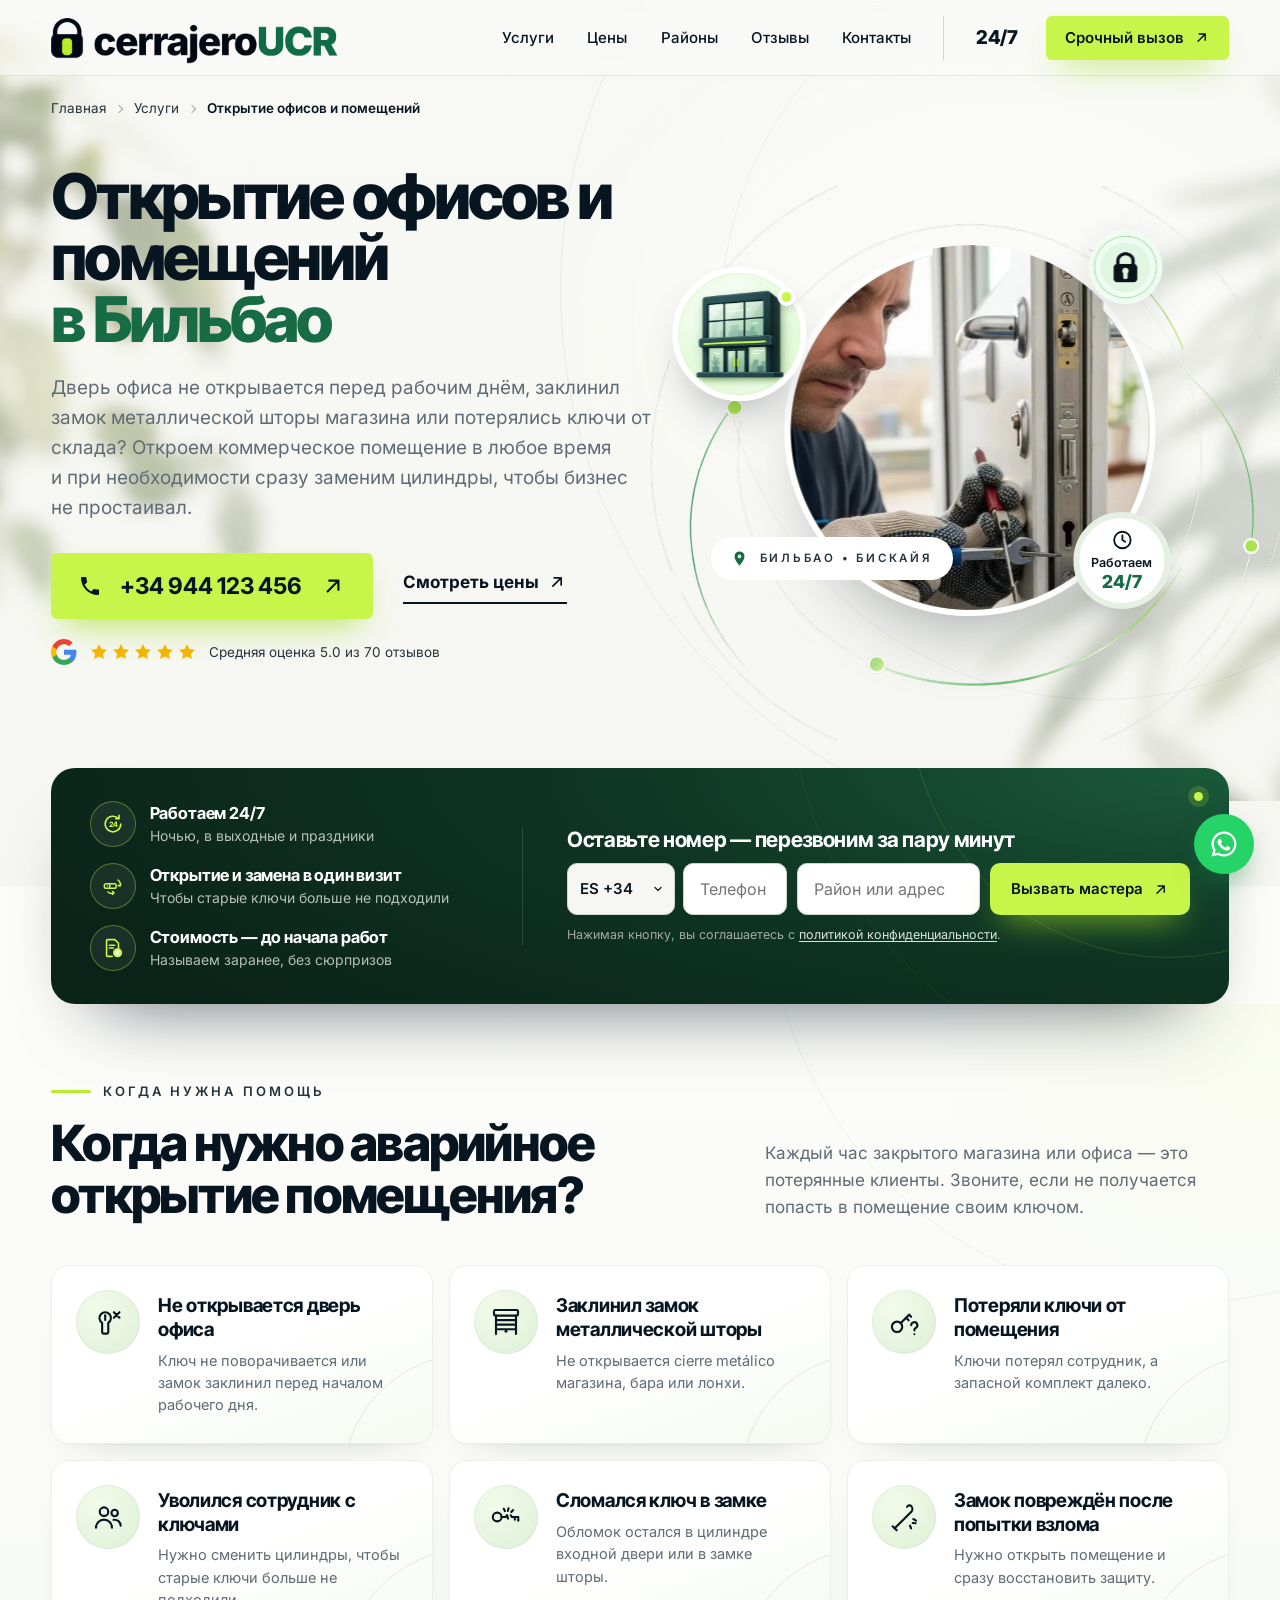
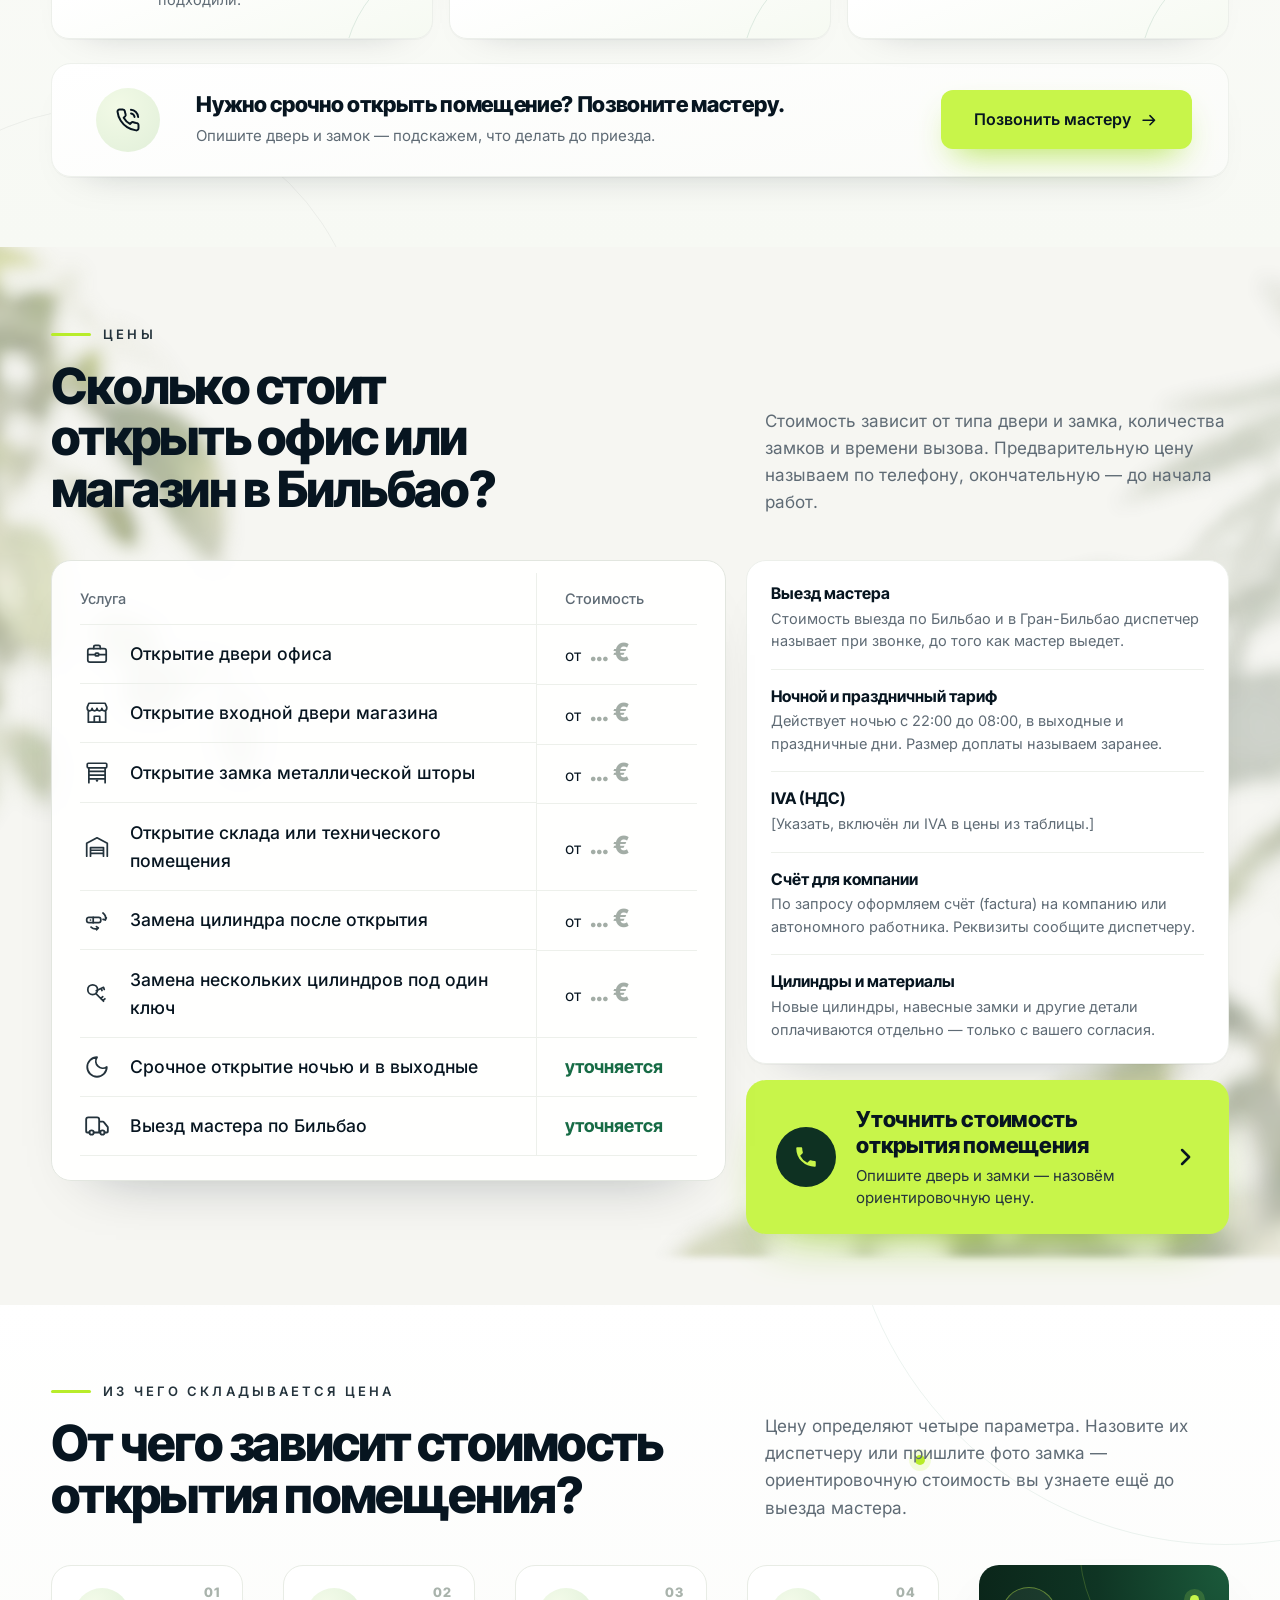
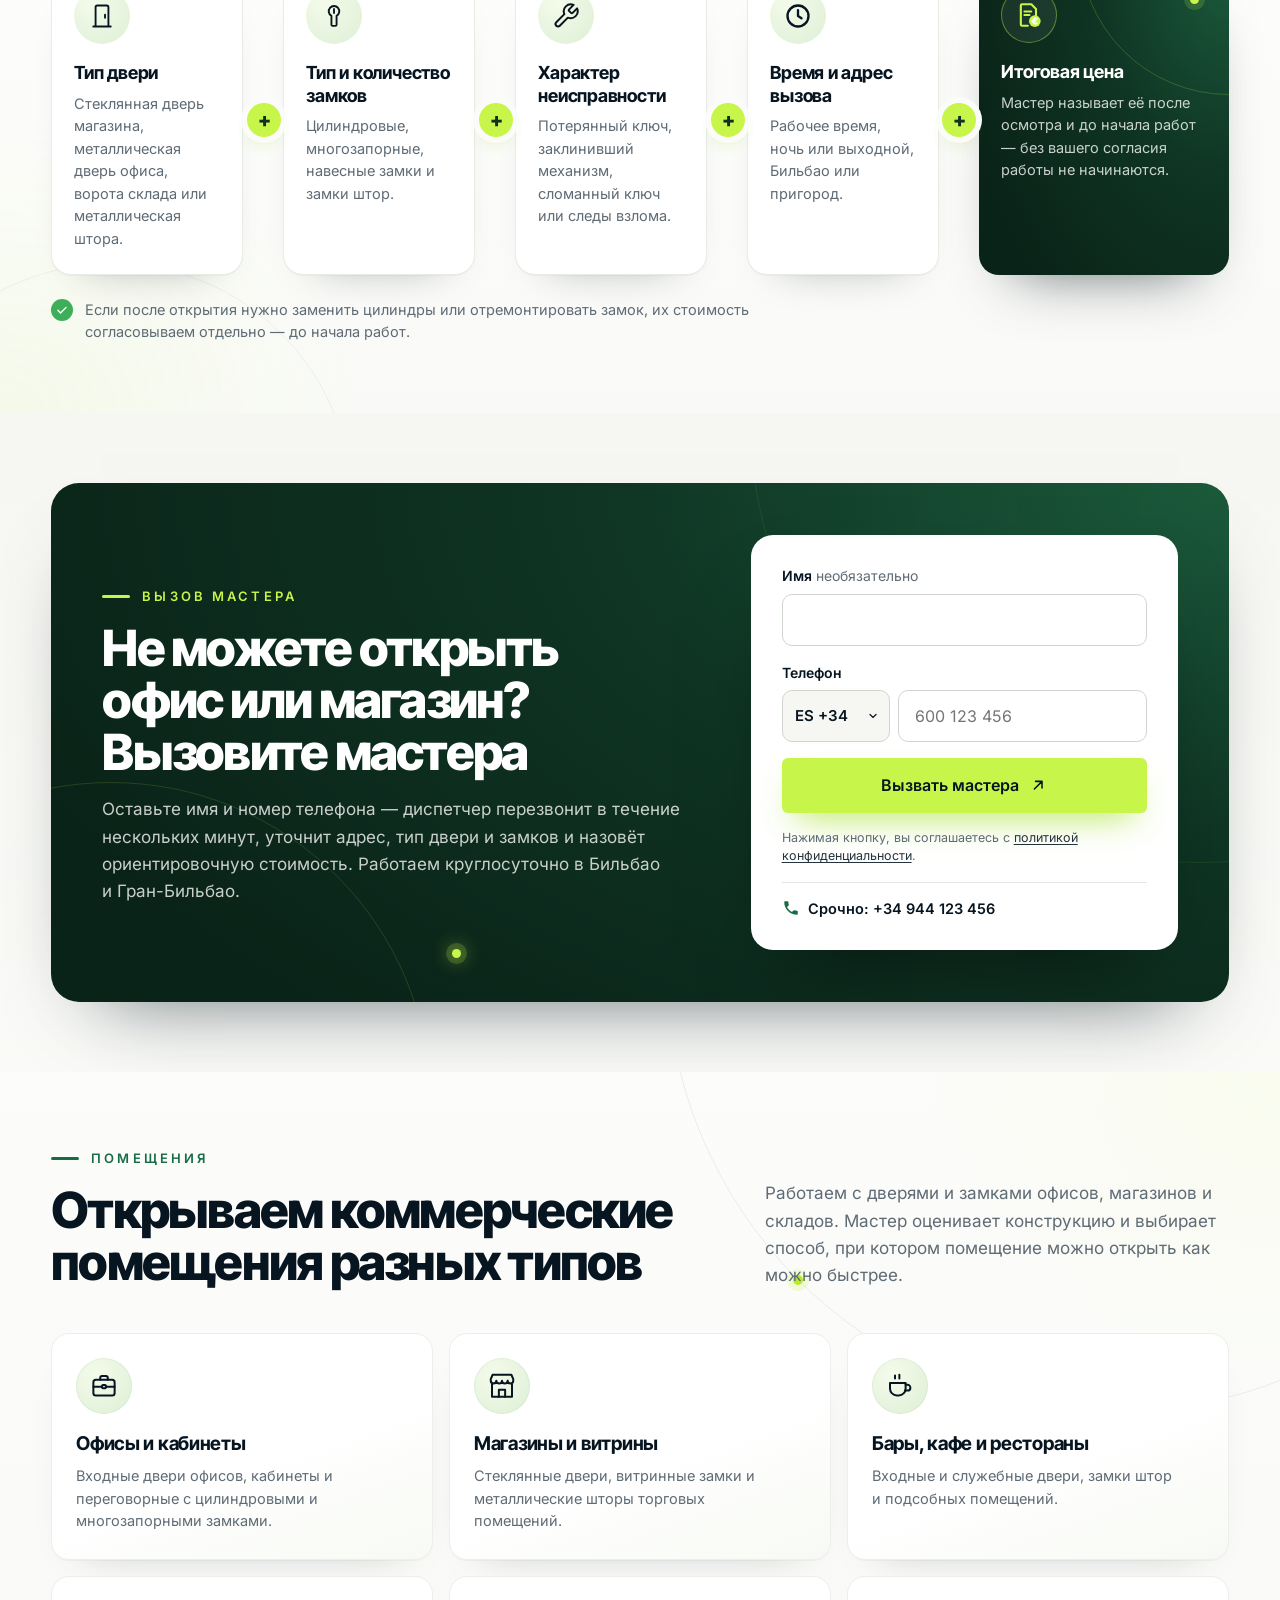
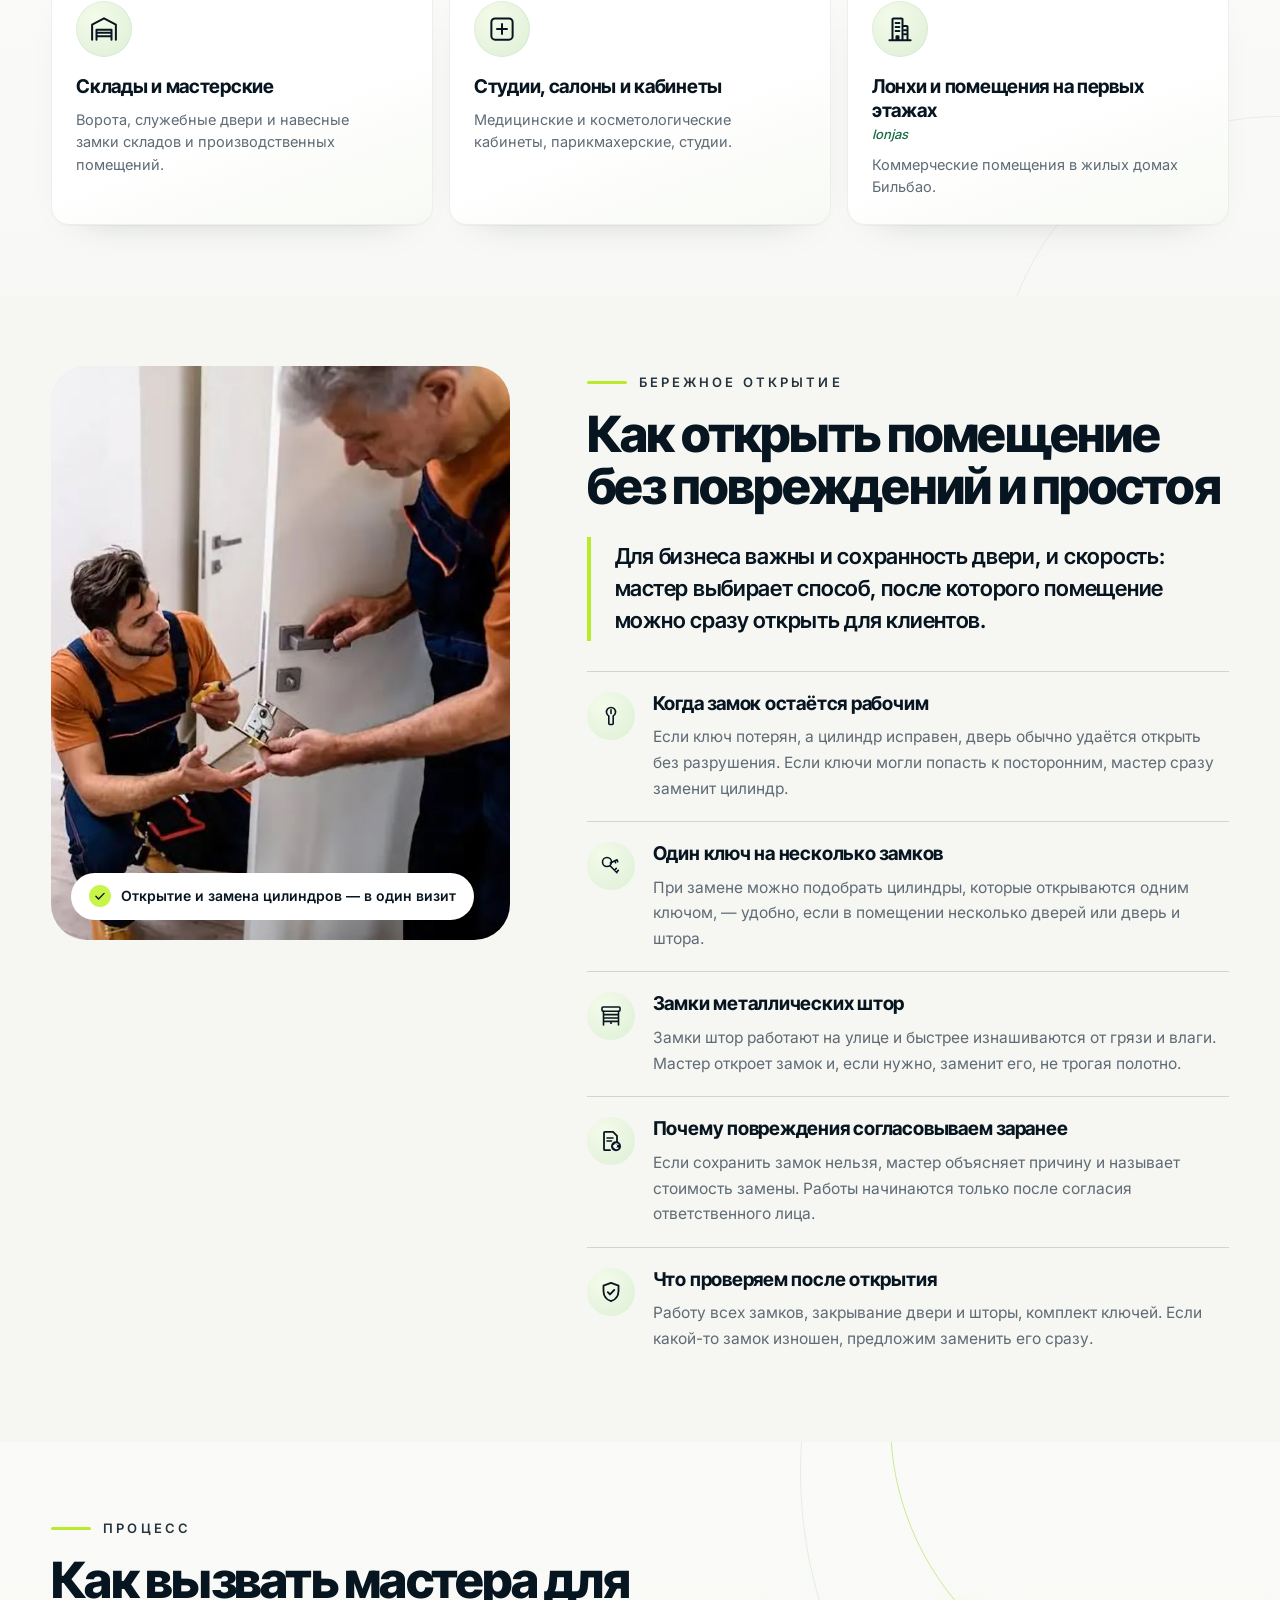
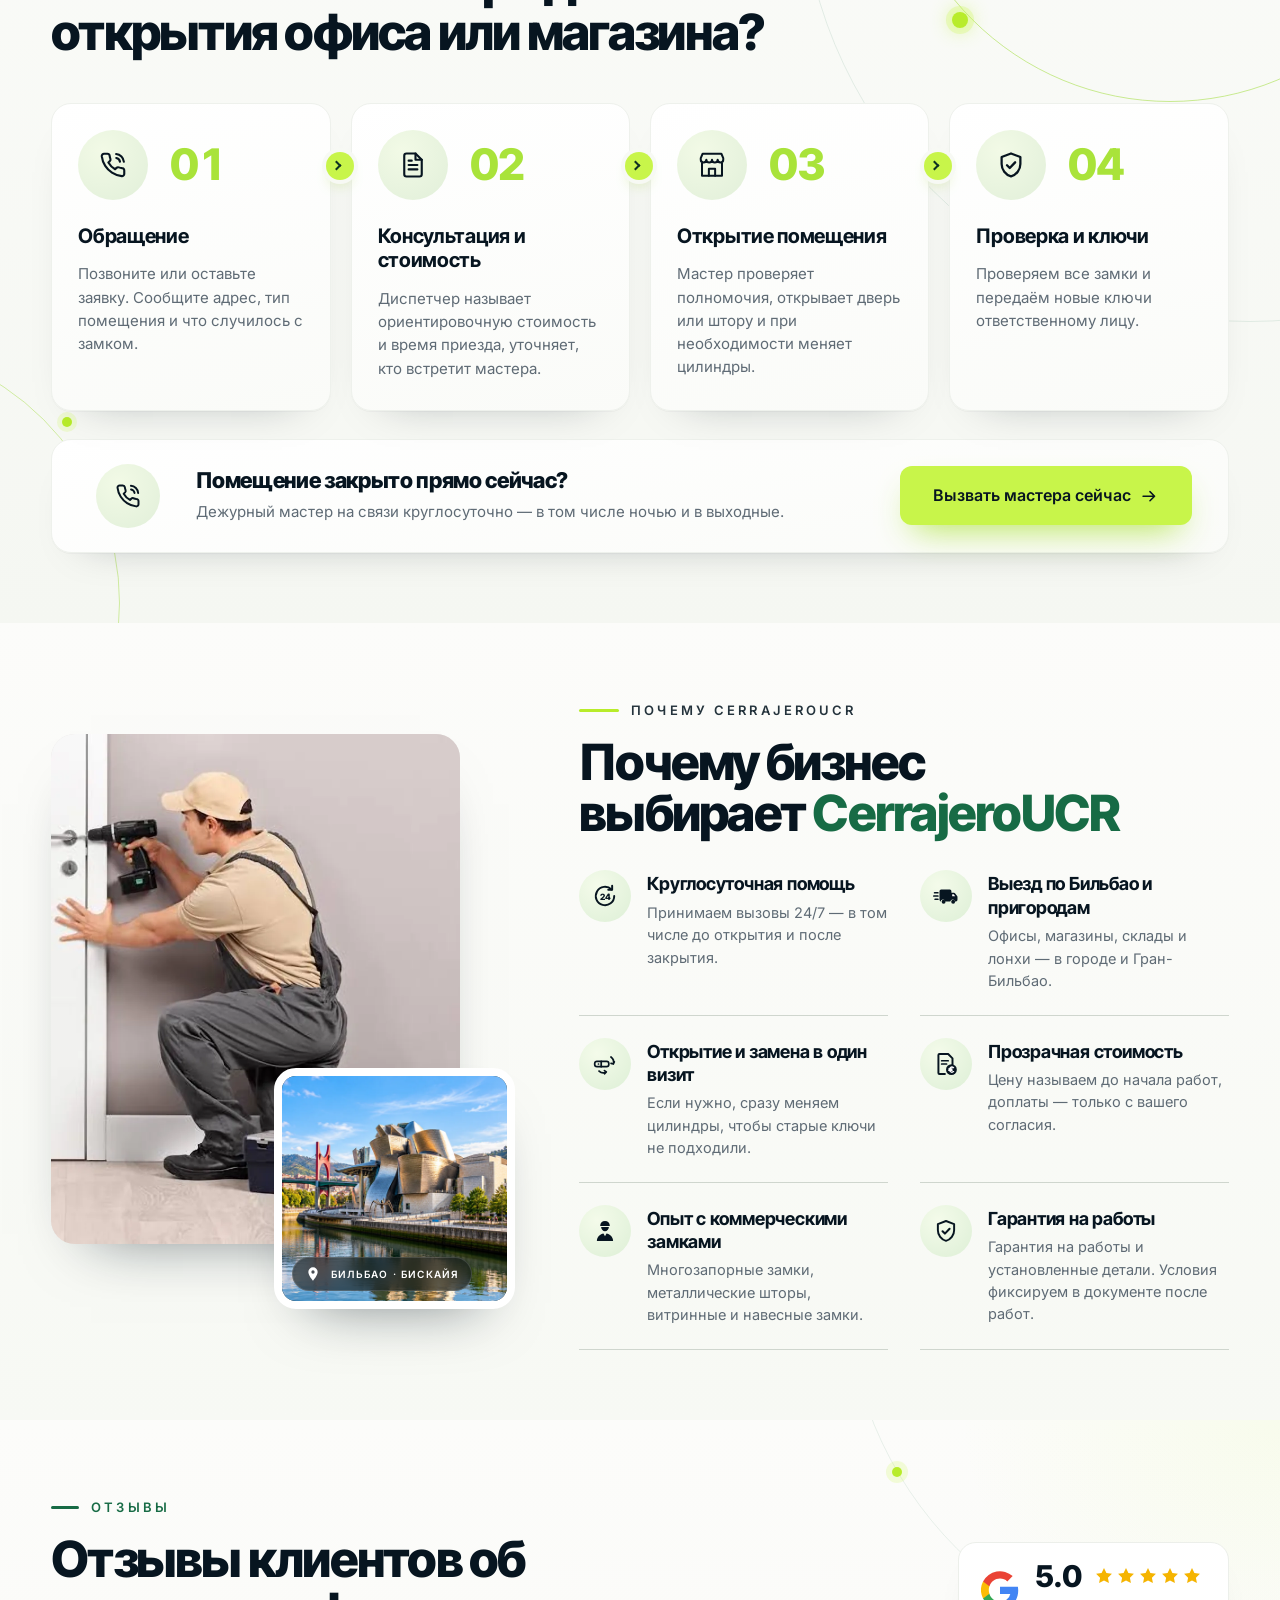
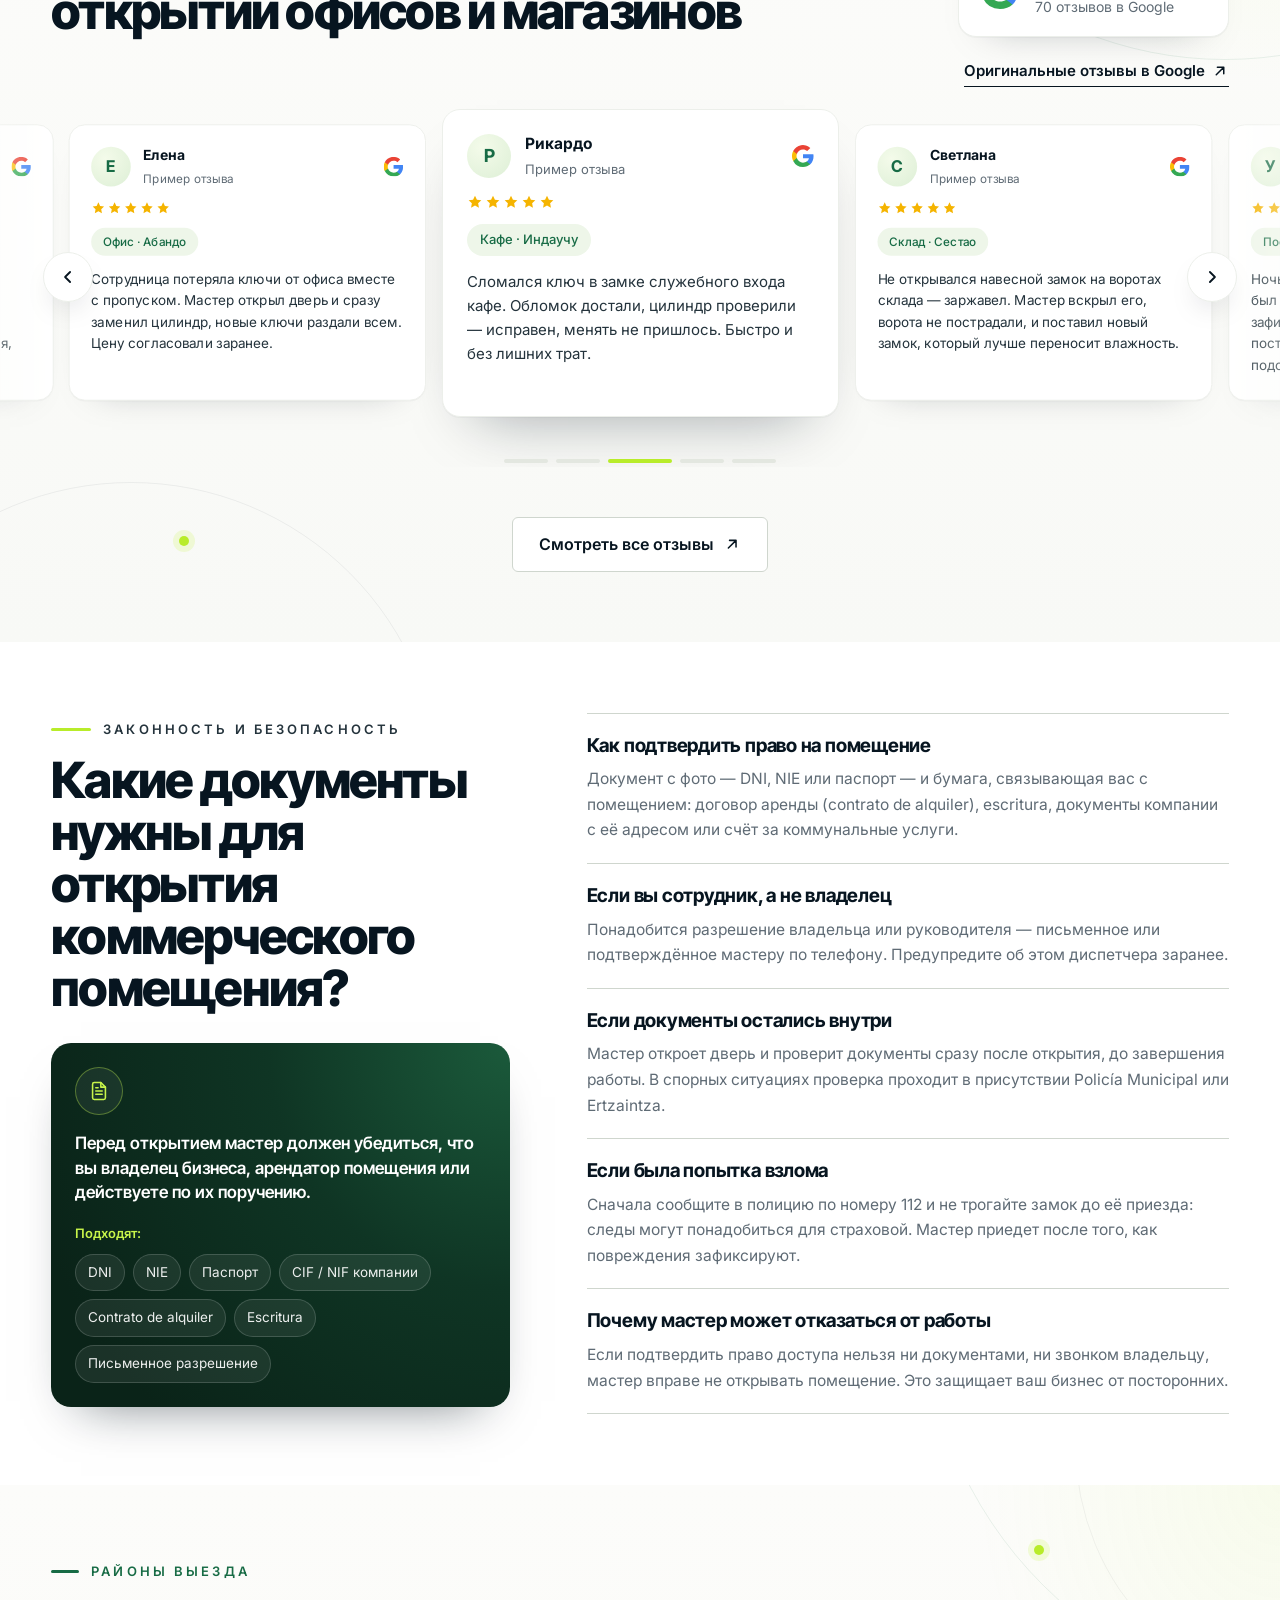
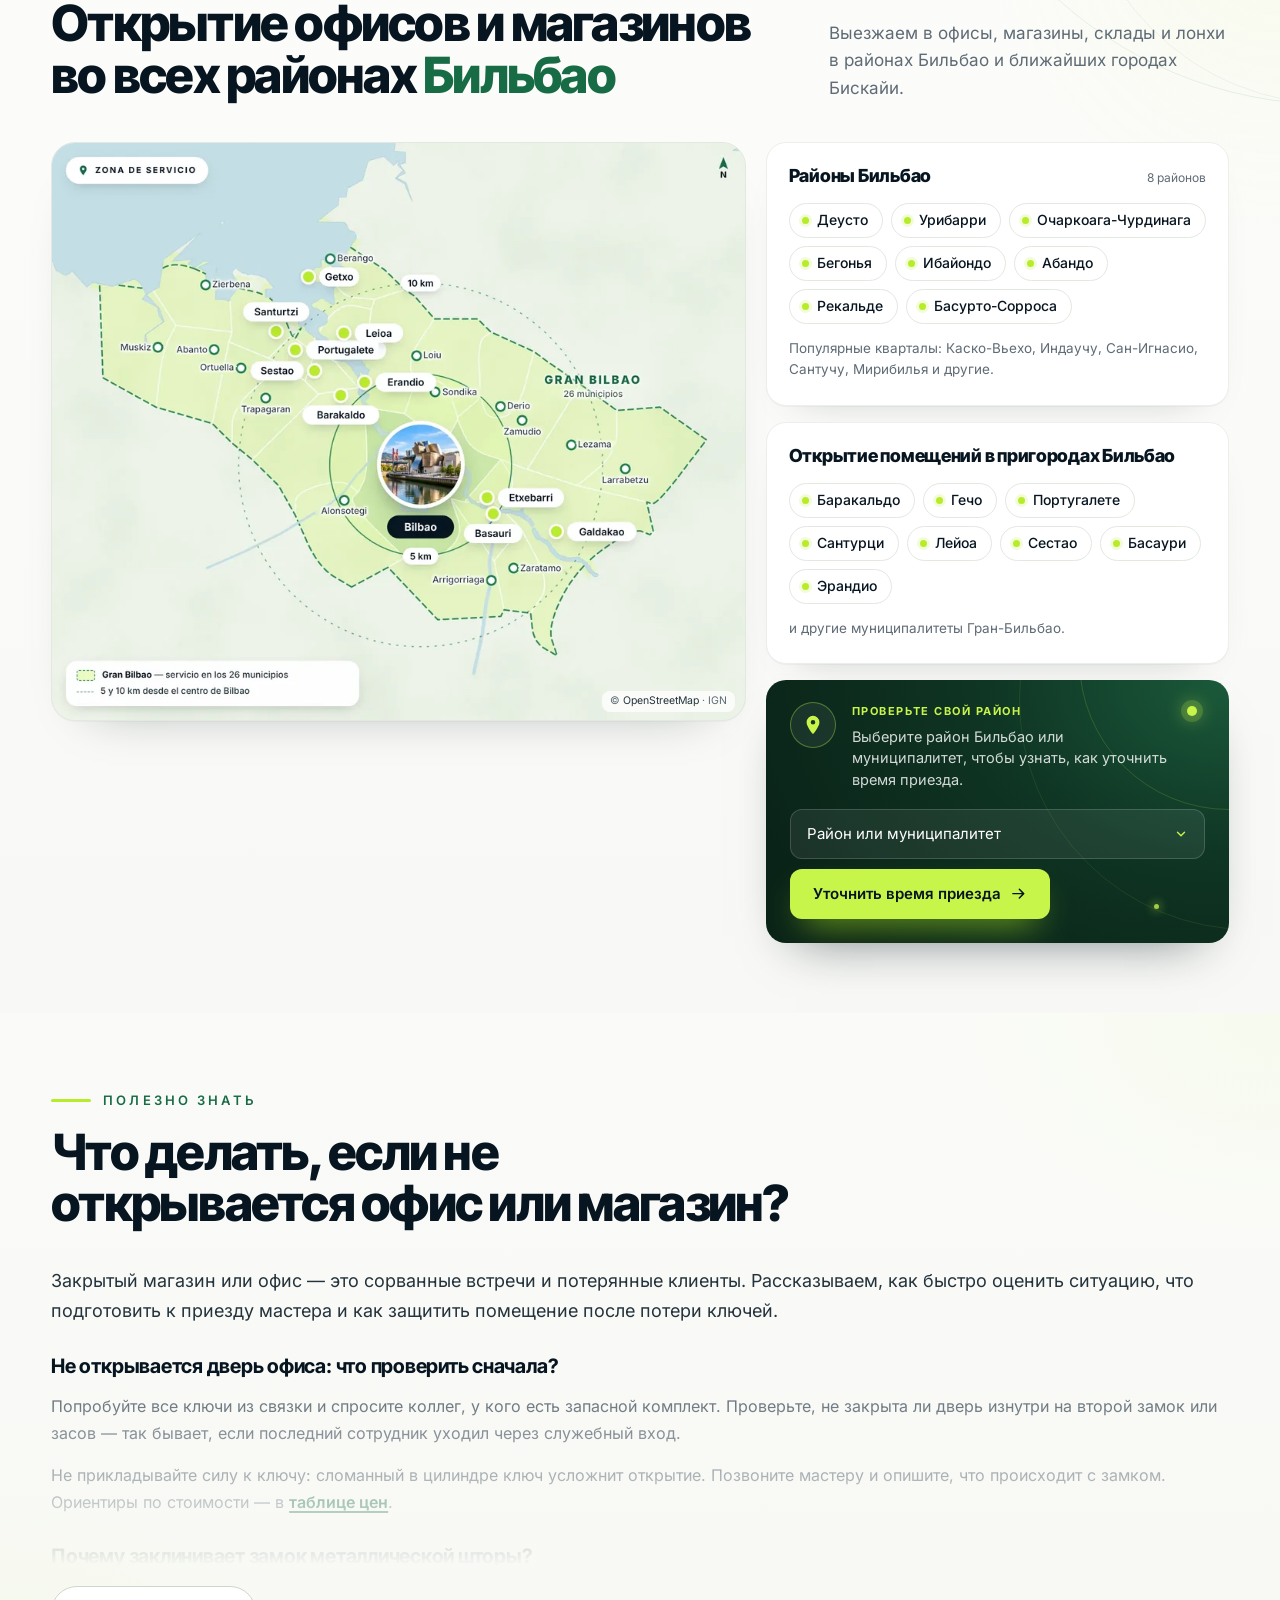
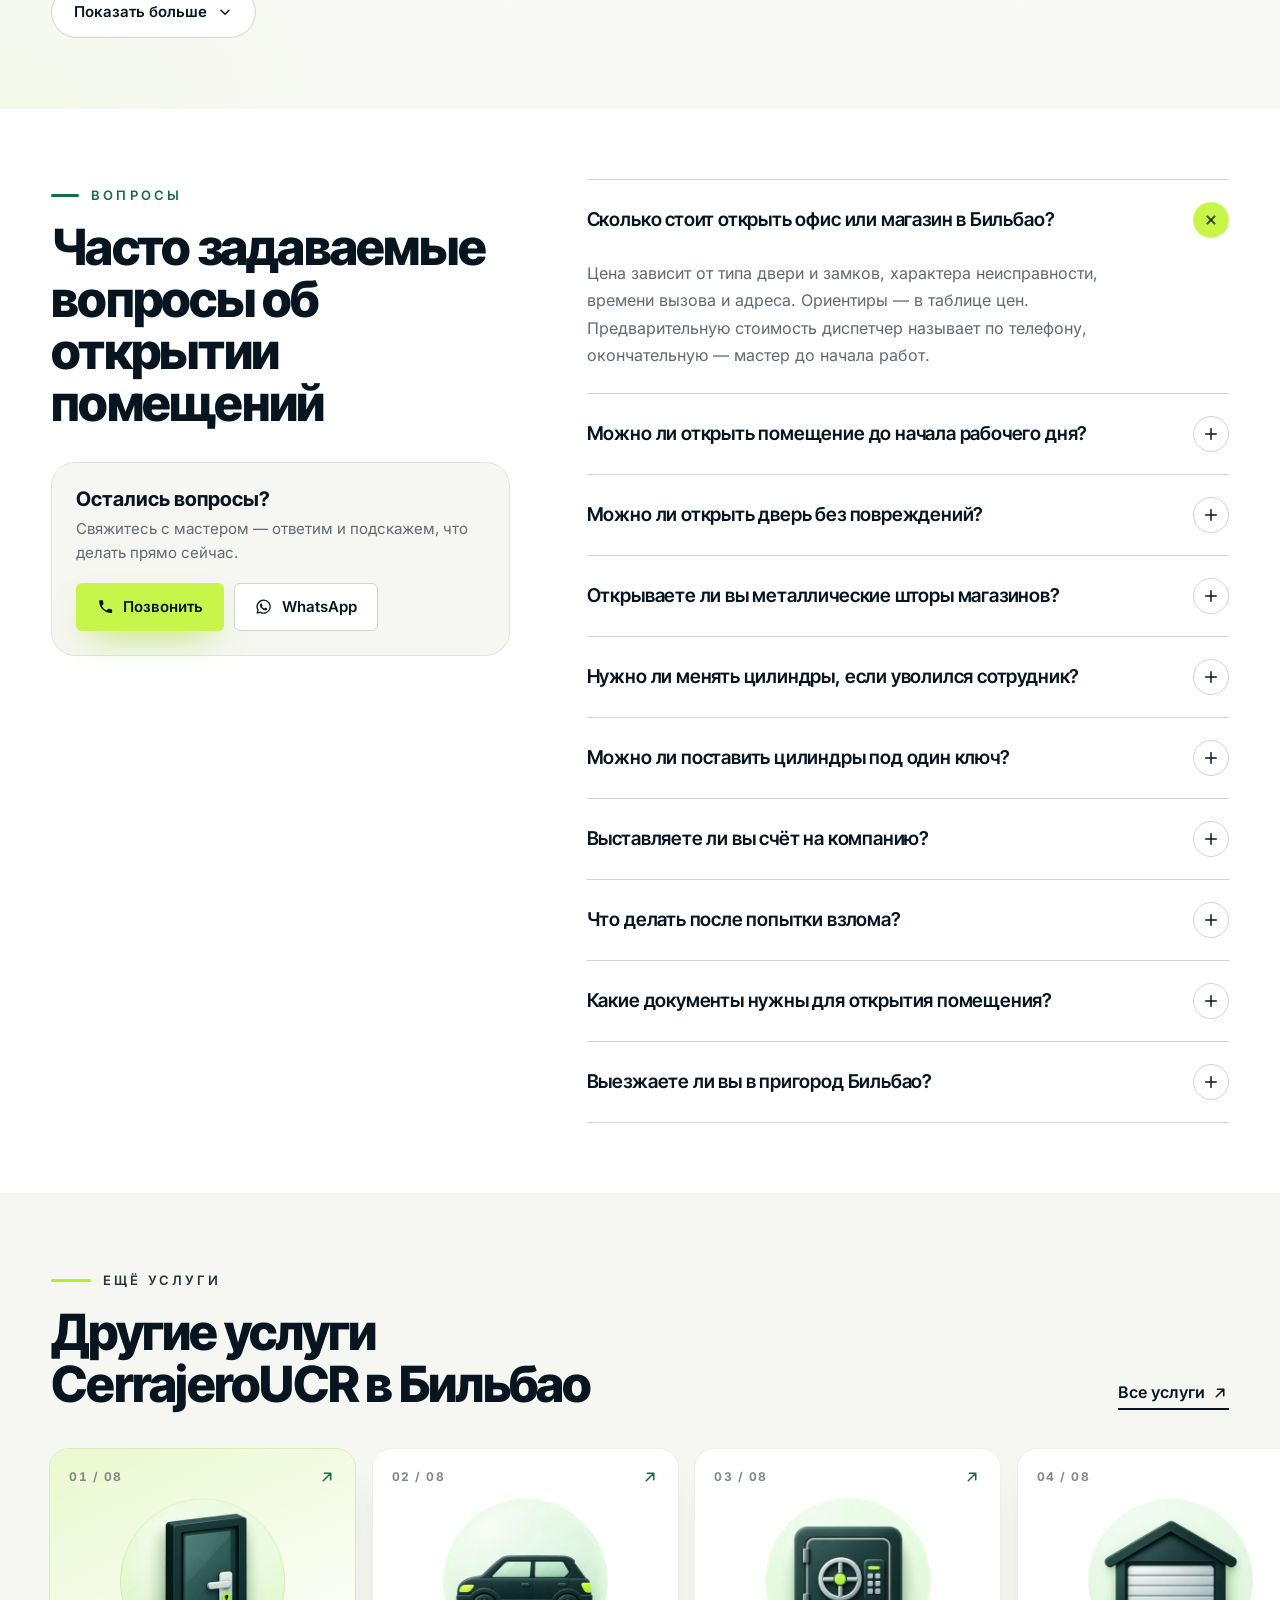
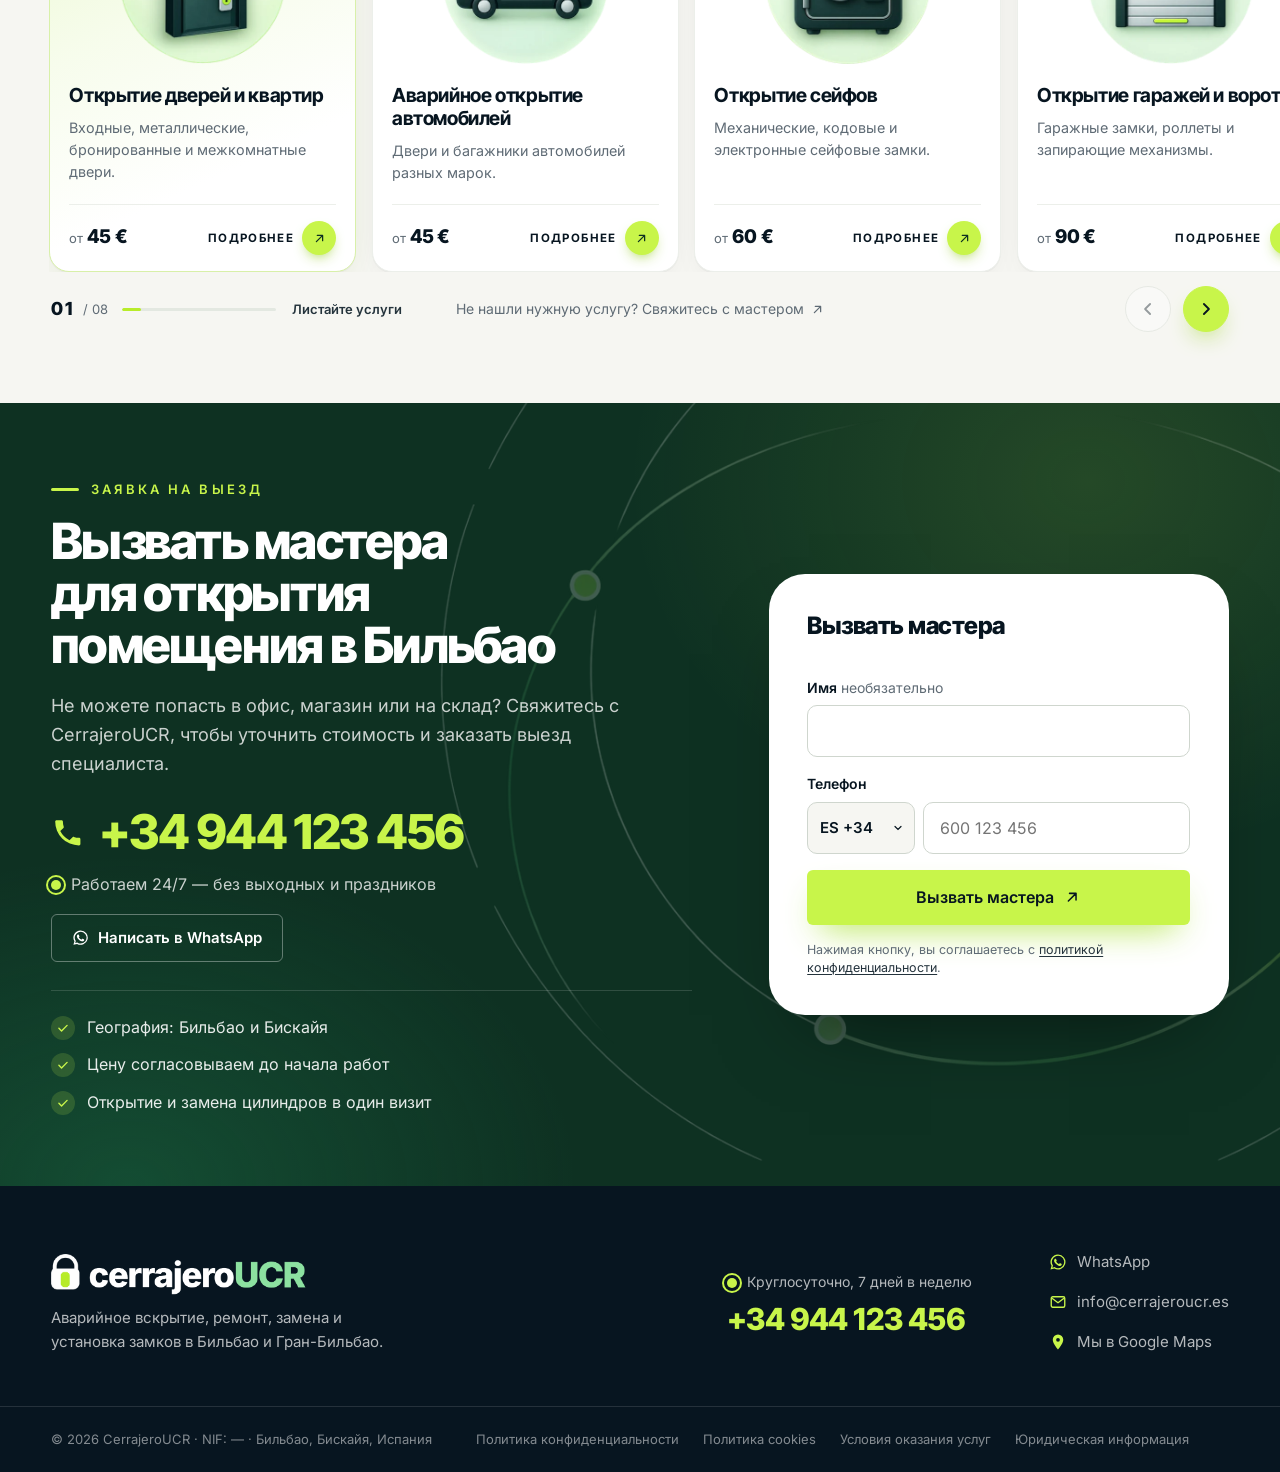
<file: servicios/apertura-de-locales/index.html>
<!DOCTYPE html>
<html lang="ru">
<head>
  <meta charset="UTF-8">
  <meta name="viewport" content="width=device-width, initial-scale=1, viewport-fit=cover">

  <!-- TODO: заменить домен cerrajeroucr.es на реальный (canonical, OG, schema.org) -->
  <title>Открытие офисов и магазинов в Бильбао 24/7 — CerrajeroUCR</title>
  <meta name="description" content="Не открывается офис, магазин или склад? Откроем помещение в Бильбао 24/7 и при необходимости сразу заменим цилиндры. Цена — до начала работ.">
  <link rel="canonical" href="https://cerrajeroucr.es/servicios/apertura-de-locales/">
  <meta name="robots" content="index, follow, max-image-preview:large">
  <!-- После перевода: hreflang для испанской версии
  <link rel="alternate" hreflang="es-ES" href="https://cerrajeroucr.es/servicios/apertura-de-locales/">
  <link rel="alternate" hreflang="ru-ES" href="https://cerrajeroucr.es/ru/servicios/apertura-de-locales/">
  <link rel="alternate" hreflang="x-default" href="https://cerrajeroucr.es/servicios/apertura-de-locales/">
  -->

  <meta name="geo.region" content="ES-BI">
  <meta name="geo.placename" content="Bilbao">
  <meta name="geo.position" content="43.2630;-2.9350">
  <meta name="ICBM" content="43.2630, -2.9350">

  <meta property="og:type" content="website">
  <meta property="og:locale" content="ru_RU">
  <meta property="og:site_name" content="CerrajeroUCR">
  <meta property="og:title" content="Открытие офисов и магазинов в Бильбао 24/7 — CerrajeroUCR">
  <meta property="og:description" content="Не открывается офис, магазин или склад? Откроем помещение в Бильбао круглосуточно, цена — до начала работ.">
  <meta property="og:url" content="https://cerrajeroucr.es/servicios/apertura-de-locales/">
  <meta property="og:image" content="https://cerrajeroucr.es/img/og-image.jpg">
  <meta property="og:image:width" content="1200">
  <meta property="og:image:height" content="630">
  <meta name="twitter:card" content="summary_large_image">

  <meta name="theme-color" content="#F6F6F2">
  <link rel="icon" type="image/png" sizes="32x32" href="../../img/favicon-32.png">
  <link rel="icon" type="image/png" sizes="192x192" href="../../img/favicon-192.png">
  <link rel="apple-touch-icon" href="../../img/apple-touch-icon.png">

  <link rel="preload" as="font" type="font/woff2" href="../../fonts/inter-tight-cyrillic-wght-normal.woff2" crossorigin>
  <link rel="preload" as="font" type="font/woff2" href="../../fonts/inter-cyrillic-wght-normal.woff2" crossorigin>
  <link rel="preload" as="image" href="../../img/master-multilock.webp" imagesrcset="../../img/master-multilock-640.webp 640w, ../../img/master-multilock.webp 1100w" imagesizes="(max-width: 760px) 80vw, 580px" fetchpriority="high">
  <link rel="stylesheet" href="../../css/style.css">
  <link rel="stylesheet" href="../../css/service.css">

  <script type="application/ld+json">
  {
    "@context": "https://schema.org",
    "@graph": [
      {
        "@type": "Locksmith",
        "@id": "https://cerrajeroucr.es/#business",
        "name": "CerrajeroUCR",
        "url": "https://cerrajeroucr.es/",
        "telephone": "+34944123456",
        "image": "https://cerrajeroucr.es/img/og-image.jpg",
        "address": {
          "@type": "PostalAddress",
          "addressLocality": "Bilbao",
          "addressRegion": "Bizkaia",
          "addressCountry": "ES"
        }
      },
      {
        "@type": "Service",
        "@id": "https://cerrajeroucr.es/servicios/apertura-de-locales/#service",
        "name": "Открытие офисов и коммерческих помещений в Бильбао",
        "serviceType": "Аварийное открытие офисов, магазинов и складов",
        "description": "Открытие дверей офисов, магазинов, складов, баров и лонх, замков металлических штор, а также срочная замена цилиндров. Круглосуточно в Бильбао и Гран-Бильбао.",
        "provider": {
          "@id": "https://cerrajeroucr.es/#business"
        },
        "areaServed": [
          {
            "@type": "City",
            "name": "Bilbao"
          },
          {
            "@type": "AdministrativeArea",
            "name": "Gran Bilbao"
          }
        ],
        "hoursAvailable": {
          "@type": "OpeningHoursSpecification",
          "dayOfWeek": [
            "Monday",
            "Tuesday",
            "Wednesday",
            "Thursday",
            "Friday",
            "Saturday",
            "Sunday"
          ],
          "opens": "00:00",
          "closes": "23:59"
        }
      },
      {
        "@type": "BreadcrumbList",
        "@id": "https://cerrajeroucr.es/servicios/apertura-de-locales/#breadcrumbs",
        "itemListElement": [
          {
            "@type": "ListItem",
            "position": 1,
            "name": "Главная",
            "item": "https://cerrajeroucr.es/"
          },
          {
            "@type": "ListItem",
            "position": 2,
            "name": "Услуги",
            "item": "https://cerrajeroucr.es/servicios/"
          },
          {
            "@type": "ListItem",
            "position": 3,
            "name": "Открытие офисов и помещений",
            "item": "https://cerrajeroucr.es/servicios/apertura-de-locales/"
          }
        ]
      },
      {
        "@type": "WebPage",
        "@id": "https://cerrajeroucr.es/servicios/apertura-de-locales/#webpage",
        "url": "https://cerrajeroucr.es/servicios/apertura-de-locales/",
        "name": "Открытие офисов и магазинов в Бильбао 24/7 — CerrajeroUCR",
        "about": {
          "@id": "https://cerrajeroucr.es/servicios/apertura-de-locales/#service"
        },
        "breadcrumb": {
          "@id": "https://cerrajeroucr.es/servicios/apertura-de-locales/#breadcrumbs"
        },
        "inLanguage": "ru"
      }
    ]
  }
  </script>
  <!-- FAQ_JSONLD:start -->
  <script type="application/ld+json">
{
  "@context": "https://schema.org",
  "@type": "FAQPage",
  "mainEntity": [
    {
      "@type": "Question",
      "name": "Сколько стоит открыть офис или магазин в Бильбао?",
      "acceptedAnswer": {
        "@type": "Answer",
        "text": "Цена зависит от типа двери и замков, характера неисправности, времени вызова и адреса. Ориентиры — в таблице цен. Предварительную стоимость диспетчер называет по телефону, окончательную — мастер до начала работ."
      }
    },
    {
      "@type": "Question",
      "name": "Можно ли открыть помещение до начала рабочего дня?",
      "acceptedAnswer": {
        "@type": "Answer",
        "text": "Да, мы работаем круглосуточно. Позвоните заранее — диспетчер назовёт ориентировочное время приезда, чтобы вы успели открыться. Ночью, в выходные и праздники действует доплата — её размер называем при звонке."
      }
    },
    {
      "@type": "Question",
      "name": "Можно ли открыть дверь без повреждений?",
      "acceptedAnswer": {
        "@type": "Answer",
        "text": "Обычно да, если цилиндр исправен. Если ключи могли попасть к посторонним, мастер сразу заменит цилиндр. Если замок сломан, мастер заранее объяснит, что можно сделать, и согласует стоимость."
      }
    },
    {
      "@type": "Question",
      "name": "Открываете ли вы металлические шторы магазинов?",
      "acceptedAnswer": {
        "@type": "Answer",
        "text": "Да, мастера работают с замками металлических штор (cierres metálicos) магазинов, баров, лонх и складов. Если замок изношен, его можно заменить в тот же визит."
      }
    },
    {
      "@type": "Question",
      "name": "Нужно ли менять цилиндры, если уволился сотрудник?",
      "acceptedAnswer": {
        "@type": "Answer",
        "text": "Да, если он не вернул все ключи или мог сделать копии. Замена цилиндров — быстрый и недорогой способ защитить помещение: старые ключи перестанут подходить."
      }
    },
    {
      "@type": "Question",
      "name": "Можно ли поставить цилиндры под один ключ?",
      "acceptedAnswer": {
        "@type": "Answer",
        "text": "Да, при замене можно подобрать цилиндры, которые открываются одним ключом. Это удобно, если в помещении несколько дверей или замки двери и шторы. Возможность подбора зависит от модели — мастер подскажет на месте."
      }
    },
    {
      "@type": "Question",
      "name": "Выставляете ли вы счёт на компанию?",
      "acceptedAnswer": {
        "@type": "Answer",
        "text": "Да, по запросу оформляем счёт (factura) на компанию или автономного работника. Реквизиты сообщите диспетчеру при заказе."
      }
    },
    {
      "@type": "Question",
      "name": "Что делать после попытки взлома?",
      "acceptedAnswer": {
        "@type": "Answer",
        "text": "Сначала позвоните в полицию по номеру 112 и не трогайте замок до её приезда. После того как повреждения зафиксируют, мастер откроет помещение и заменит замок. Подробнее — в разделе о документах."
      }
    },
    {
      "@type": "Question",
      "name": "Какие документы нужны для открытия помещения?",
      "acceptedAnswer": {
        "@type": "Answer",
        "text": "Документ с фото и подтверждение права на помещение: договор аренды, escritura или документы компании. Сотруднику понадобится разрешение владельца или руководителя. Подробнее — в разделе о документах."
      }
    },
    {
      "@type": "Question",
      "name": "Выезжаете ли вы в пригород Бильбао?",
      "acceptedAnswer": {
        "@type": "Answer",
        "text": "Да. Кроме всех районов Бильбао выезжаем в муниципалитеты Гран-Бильбао: Баракальдо, Гечо, Португалете, Сантурци, Лейоа, Сестао, Басаури, Эрандио и другие. Стоимость и время приезда за город диспетчер назовёт при звонке. Проверить свой район можно на карте выезда."
      }
    }
  ]
}
  </script>
  <!-- FAQ_JSONLD:end -->
</head>
<body>

<svg class="sprite" aria-hidden="true" focusable="false" xmlns="http://www.w3.org/2000/svg">
  <symbol id="i-arrow" viewBox="0 0 24 24"><path d="M7 17 17 7M8.5 7H17v8.5" fill="none" stroke="currentColor" stroke-width="2" stroke-linecap="round" stroke-linejoin="round"/></symbol>
  <symbol id="i-arrow-right" viewBox="0 0 24 24"><path d="M4 12h15M13 6l6 6-6 6" fill="none" stroke="currentColor" stroke-width="2" stroke-linecap="round" stroke-linejoin="round"/></symbol>
  <symbol id="i-phone" viewBox="0 0 24 24"><path fill="currentColor" d="M6.6 10.8a15.2 15.2 0 0 0 6.6 6.6l2.2-2.2c.3-.3.7-.4 1-.2 1.1.4 2.3.6 3.6.6.6 0 1 .4 1 1V20c0 .6-.4 1-1 1A17 17 0 0 1 3 4c0-.6.4-1 1-1h3.5c.6 0 1 .4 1 1 0 1.3.2 2.5.6 3.6.1.3 0 .7-.2 1z"/></symbol>
  <symbol id="i-clock" viewBox="0 0 24 24"><circle cx="12" cy="12" r="9" fill="none" stroke="currentColor" stroke-width="2"/><path d="M12 7v5l3 2" fill="none" stroke="currentColor" stroke-width="2" stroke-linecap="round" stroke-linejoin="round"/></symbol>
  <symbol id="i-pin" viewBox="0 0 24 24"><path fill="currentColor" d="M12 2a7 7 0 0 0-7 7c0 5.2 7 13 7 13s7-7.8 7-13a7 7 0 0 0-7-7zm0 9.5A2.5 2.5 0 1 1 12 6.5a2.5 2.5 0 0 1 0 5z"/></symbol>
  <symbol id="i-star" viewBox="0 0 24 24"><path fill="currentColor" d="m12 2.5 2.9 6 6.6.9-4.8 4.6 1.2 6.5L12 17.4l-5.9 3.1 1.2-6.5L2.5 9.4l6.6-.9z"/></symbol>
  <symbol id="i-check" viewBox="0 0 24 24"><path d="m5 12.5 4.5 4.5L19 7.5" fill="none" stroke="currentColor" stroke-width="2.4" stroke-linecap="round" stroke-linejoin="round"/></symbol>
  <symbol id="i-chev-left" viewBox="0 0 24 24"><path d="M14.5 6 8.5 12l6 6" fill="none" stroke="currentColor" stroke-width="2.2" stroke-linecap="round" stroke-linejoin="round"/></symbol>
  <symbol id="i-chev-right" viewBox="0 0 24 24"><path d="m9.5 6 6 6-6 6" fill="none" stroke="currentColor" stroke-width="2.2" stroke-linecap="round" stroke-linejoin="round"/></symbol>
  <symbol id="i-door" viewBox="0 0 24 24"><g fill="none" stroke="currentColor" stroke-width="1.7" stroke-linecap="round" stroke-linejoin="round"><rect x="6" y="3" width="12" height="18" rx="1"/><path d="M3.5 21h17"/></g><circle cx="14.6" cy="12.4" r="1" fill="currentColor"/></symbol>
  <symbol id="i-car" viewBox="0 0 24 24"><g fill="none" stroke="currentColor" stroke-width="1.7" stroke-linecap="round" stroke-linejoin="round"><path d="M3.5 16v-3.2L5.6 8a1.6 1.6 0 0 1 1.5-1h9.8a1.6 1.6 0 0 1 1.5 1l2.1 4.8V16a1 1 0 0 1-1 1h-1M6 17H4.5a1 1 0 0 1-1-1"/><path d="M3.5 12.5h17M10 17h4"/><circle cx="8" cy="17" r="2"/><circle cx="16" cy="17" r="2"/></g></symbol>
  <symbol id="i-safe" viewBox="0 0 24 24"><g fill="none" stroke="currentColor" stroke-width="1.7" stroke-linecap="round" stroke-linejoin="round"><rect x="3" y="4" width="18" height="15" rx="2"/><circle cx="11" cy="11.5" r="3.2"/><path d="M11 8.3v1.2M11 13.5v1.2M7.8 11.5H9M13 11.5h1.2M17.5 9v5M6 19v1.5M18 19v1.5"/></g></symbol>
  <symbol id="i-wrench" viewBox="0 0 24 24"><path fill="none" stroke="currentColor" stroke-width="1.7" stroke-linecap="round" stroke-linejoin="round" d="M14.7 6.3a1 1 0 0 0 0 1.4l1.6 1.6a1 1 0 0 0 1.4 0l3.8-3.8a6 6 0 0 1-7.9 7.9l-6.9 6.9a2.1 2.1 0 0 1-3-3l6.9-6.9a6 6 0 0 1 7.9-7.9z"/></symbol>
  <symbol id="i-gear" viewBox="0 0 24 24"><g fill="none" stroke="currentColor" stroke-width="1.7" stroke-linecap="round" stroke-linejoin="round"><path d="M12.2 2h-.4a2 2 0 0 0-2 2v.2a2 2 0 0 1-1 1.7l-.4.3a2 2 0 0 1-2 0l-.2-.1a2 2 0 0 0-2.7.7l-.2.4a2 2 0 0 0 .7 2.7l.2.1a2 2 0 0 1 1 1.7v.5a2 2 0 0 1-1 1.7l-.2.1a2 2 0 0 0-.7 2.7l.2.4a2 2 0 0 0 2.7.7l.2-.1a2 2 0 0 1 2 0l.4.3a2 2 0 0 1 1 1.7v.2a2 2 0 0 0 2 2h.4a2 2 0 0 0 2-2v-.2a2 2 0 0 1 1-1.7l.4-.3a2 2 0 0 1 2 0l.2.1a2 2 0 0 0 2.7-.7l.2-.4a2 2 0 0 0-.7-2.7l-.2-.1a2 2 0 0 1-1-1.7v-.5a2 2 0 0 1 1-1.7l.2-.1a2 2 0 0 0 .7-2.7l-.2-.4a2 2 0 0 0-2.7-.7l-.2.1a2 2 0 0 1-2 0l-.4-.3a2 2 0 0 1-1-1.7V4a2 2 0 0 0-2-2z"/><circle cx="12" cy="12" r="3"/></g></symbol>
  <symbol id="i-truck" viewBox="0 0 24 24"><g fill="none" stroke="currentColor" stroke-width="1.7" stroke-linecap="round" stroke-linejoin="round"><path d="M14 18V6a2 2 0 0 0-2-2H4a2 2 0 0 0-2 2v11a1 1 0 0 0 1 1h2M15 18H9M19 18h2a1 1 0 0 0 1-1v-3.6a1 1 0 0 0-.2-.6l-3.5-4.4a1 1 0 0 0-.8-.4H14"/><circle cx="17" cy="18" r="2"/><circle cx="7" cy="18" r="2"/></g></symbol>
  <symbol id="i-warning" viewBox="0 0 24 24"><g fill="none" stroke="currentColor" stroke-width="1.7" stroke-linecap="round" stroke-linejoin="round"><path d="M10.3 3.9 1.8 18a2 2 0 0 0 1.7 3h17a2 2 0 0 0 1.7-3L13.7 3.9a2 2 0 0 0-3.4 0z"/><path d="M12 9v4M12 17h.01"/></g></symbol>
  <symbol id="i-garage" viewBox="0 0 24 24"><g fill="none" stroke="currentColor" stroke-width="1.7" stroke-linecap="round" stroke-linejoin="round"><path d="M3 20.5V9l9-5.5L21 9v11.5"/><path d="M6.5 20.5V12h11v8.5M6.5 15h11M6.5 18h11"/></g></symbol>
  <symbol id="i-key" viewBox="0 0 24 24"><g fill="none" stroke="currentColor" stroke-width="1.7" stroke-linecap="round" stroke-linejoin="round"><circle cx="7.5" cy="15.5" r="5"/><path d="m11 12 9.5-9.5M15.5 7.5l3 3M18 5l2.5 2.5"/></g></symbol>
  <symbol id="i-moon" viewBox="0 0 24 24"><path fill="none" stroke="currentColor" stroke-width="1.7" stroke-linecap="round" stroke-linejoin="round" d="M12 3a6.5 6.5 0 0 0 9 9 9 9 0 1 1-9-9z"/></symbol>
  <symbol id="i-van" viewBox="0 0 24 24"><path fill="currentColor" d="M6 7.5A1.5 1.5 0 0 1 7.5 6h8A1.5 1.5 0 0 1 17 7.5V9h2.3c.5 0 .9.2 1.2.6l1.8 2.4c.2.3.3.6.3.9v2.6a1.5 1.5 0 0 1-1.5 1.5h-.6a2.4 2.4 0 0 0-4.6 0h-4.4a2.4 2.4 0 0 0-4.6 0H7.5A1.5 1.5 0 0 1 6 15.5z"/><path fill="#fff" d="M17.7 10.3h1.4l1.4 1.9h-2.8z"/><circle cx="9.8" cy="17.3" r="1.8" fill="currentColor"/><circle cx="18.6" cy="17.3" r="1.8" fill="currentColor"/><path d="M1.5 9h3M.8 12h3.7M2 15h2.5" fill="none" stroke="currentColor" stroke-width="1.6" stroke-linecap="round"/></symbol>
  <symbol id="i-clock24" viewBox="0 0 24 24"><path d="M20.5 12a8.5 8.5 0 1 1-2.5-6" fill="none" stroke="currentColor" stroke-width="1.8" stroke-linecap="round"/><path d="M18.6 2.6v3.6h-3.6" fill="none" stroke="currentColor" stroke-width="1.8" stroke-linecap="round" stroke-linejoin="round"/><text x="12.2" y="15.3" text-anchor="middle" font-size="8" font-weight="800" fill="currentColor" font-family="Inter Tight, Inter, Arial, sans-serif">24</text></symbol>
  <symbol id="i-shield-lock" viewBox="0 0 24 24"><path d="M12 2.8 4.5 5.6v5.6c0 4.6 3.1 8.6 7.5 9.9 4.4-1.3 7.5-5.3 7.5-9.9V5.6z" fill="none" stroke="currentColor" stroke-width="1.8" stroke-linejoin="round"/><path d="M10.2 11.2V9.9a1.8 1.8 0 0 1 3.6 0v1.3" fill="none" stroke="currentColor" stroke-width="1.6"/><rect x="8.9" y="11.1" width="6.2" height="4.9" rx="1" fill="currentColor"/></symbol>
  <symbol id="i-doc-euro" viewBox="0 0 24 24"><path d="M6 2.8h8l4 4V13M11 21.2H6a1 1 0 0 1-1-1V3.8a1 1 0 0 1 1-1" fill="none" stroke="currentColor" stroke-width="1.8" stroke-linecap="round" stroke-linejoin="round"/><path d="M8 9h6M8 12h4.5" fill="none" stroke="currentColor" stroke-width="1.6" stroke-linecap="round"/><circle cx="17" cy="17.2" r="5" fill="currentColor"/><path d="M19 15.4a2.3 2.3 0 1 0 0 3.6M14.6 16.6h3M14.6 17.9h3" fill="none" stroke="#fff" stroke-width="1.2" stroke-linecap="round"/></symbol>
  <symbol id="i-worker" viewBox="0 0 24 24"><path fill="currentColor" d="M12 2.8c-2.6 0-4.4 1.8-4.4 4.1v.4h8.8v-.4c0-2.3-1.8-4.1-4.4-4.1z"/><path fill="currentColor" d="M8.4 8.4h7.2c-.2 2.2-1.7 3.9-3.6 3.9s-3.4-1.7-3.6-3.9zM4.5 21.2c.2-3.9 3.2-6.4 6.1-6.8l1.4 2.4 1.4-2.4c2.9.4 5.9 2.9 6.1 6.8z"/></symbol>
  <symbol id="i-shield-check" viewBox="0 0 24 24"><path d="M12 2.8 4.5 5.6v5.6c0 4.6 3.1 8.6 7.5 9.9 4.4-1.3 7.5-5.3 7.5-9.9V5.6z" fill="none" stroke="currentColor" stroke-width="1.8" stroke-linejoin="round"/><path d="m8.8 12.2 2.2 2.2 4.3-4.5" fill="none" stroke="currentColor" stroke-width="1.9" stroke-linecap="round" stroke-linejoin="round"/></symbol>
  <symbol id="i-phone-ring" viewBox="0 0 24 24"><g fill="none" stroke="currentColor" stroke-width="1.7" stroke-linecap="round" stroke-linejoin="round"><path d="M21 16.4v2.7a1.8 1.8 0 0 1-2 1.8 17.8 17.8 0 0 1-7.8-2.8 17.6 17.6 0 0 1-5.4-5.4A17.8 17.8 0 0 1 3 4.9 1.8 1.8 0 0 1 4.8 3h2.7a1.8 1.8 0 0 1 1.8 1.5c.1.9.3 1.7.6 2.5a1.8 1.8 0 0 1-.4 1.9L8.3 10a14.4 14.4 0 0 0 5.4 5.4l1.1-1.1a1.8 1.8 0 0 1 1.9-.4c.8.3 1.6.5 2.5.6a1.8 1.8 0 0 1 1.8 1.9z"/><path d="M14.5 3.2a6.8 6.8 0 0 1 6.2 6.2M14.6 6.4a3.6 3.6 0 0 1 3 3"/></g></symbol>
  <symbol id="i-doc" viewBox="0 0 24 24"><g fill="none" stroke="currentColor" stroke-width="1.7" stroke-linecap="round" stroke-linejoin="round"><path d="M14 2.8H6.8a1.8 1.8 0 0 0-1.8 1.8v14.8a1.8 1.8 0 0 0 1.8 1.8h10.4a1.8 1.8 0 0 0 1.8-1.8V7.8z"/><path d="M14 2.8v5h5M8.5 12h7M8.5 15.5h7M8.5 8.5h2.5"/></g></symbol>
  <symbol id="i-van-line" viewBox="0.6 4.2 21.4 15"><g fill="none" stroke="currentColor" stroke-width="1.5" stroke-linecap="round" stroke-linejoin="round"><path d="M7 7.2h9.3v8.6M7 7.2v8.6h1.3M16.3 9.7h2.6l2.6 3.3v2.8h-1.3M13.3 15.8H11"/><circle cx="9.7" cy="16.4" r="1.6"/><circle cx="18.6" cy="16.4" r="1.6"/><path d="M2 10h3M1 12.6h4M2.5 15.2h2"/></g></symbol>
  <symbol id="i-plus" viewBox="0 0 24 24"><path d="M12 5v14M5 12h14" fill="none" stroke="currentColor" stroke-width="2" stroke-linecap="round"/></symbol>
  <symbol id="i-camera" viewBox="0 0 24 24"><path d="M4 8h3l2-3h6l2 3h3a1 1 0 0 1 1 1v10a1 1 0 0 1-1 1H4a1 1 0 0 1-1-1V9a1 1 0 0 1 1-1z" fill="none" stroke="currentColor" stroke-width="1.8" stroke-linejoin="round"/><circle cx="12" cy="13.5" r="3.5" fill="none" stroke="currentColor" stroke-width="1.8"/></symbol>
  <symbol id="i-mail" viewBox="0 0 24 24"><rect x="3" y="5" width="18" height="14" rx="2" fill="none" stroke="currentColor" stroke-width="1.8"/><path d="m4 7 8 6 8-6" fill="none" stroke="currentColor" stroke-width="1.8" stroke-linejoin="round"/></symbol>
  <symbol id="i-close" viewBox="0 0 24 24"><path d="M6 6l12 12M18 6 6 18" fill="none" stroke="currentColor" stroke-width="2" stroke-linecap="round"/></symbol>
  <symbol id="i-wa" viewBox="0 0 24 24"><path fill="currentColor" d="M12 2a10 10 0 0 0-8.6 15.1L2 22l5-1.3A10 10 0 1 0 12 2zm0 18.2c-1.5 0-3-.4-4.2-1.2l-.3-.2-3 .8.8-2.9-.2-.3A8.2 8.2 0 1 1 12 20.2z"/><path fill="currentColor" d="M16.6 14.3c-.3-.1-1.5-.7-1.7-.8-.2-.1-.4-.1-.6.1l-.8 1c-.1.2-.3.2-.5.1a6.7 6.7 0 0 1-3.4-2.9c-.3-.4.3-.4.7-1.4.1-.2 0-.3 0-.4l-.8-1.8c-.2-.5-.4-.4-.6-.4h-.5c-.2 0-.4.1-.7.3-.2.3-.9.9-.9 2.1s.9 2.4 1 2.6c.1.2 1.8 2.7 4.3 3.8 1.6.7 2.2.7 3 .6.5-.1 1.5-.6 1.7-1.2.2-.6.2-1.1.1-1.2z"/></symbol>
  <symbol id="i-google" viewBox="0 0 24 24"><path fill="#4285F4" d="M23.5 12.3c0-.8-.1-1.6-.2-2.3H12v4.5h6.5a5.6 5.6 0 0 1-2.4 3.6v3h3.9c2.2-2.1 3.5-5.2 3.5-8.8z"/><path fill="#34A853" d="M12 24c3.2 0 6-1.1 7.9-2.9l-3.9-3c-1.1.7-2.4 1.2-4 1.2-3.1 0-5.8-2.1-6.7-5H1.3v3.1A12 12 0 0 0 12 24z"/><path fill="#FBBC05" d="M5.3 14.3a7.2 7.2 0 0 1 0-4.6V6.6h-4a12 12 0 0 0 0 10.8z"/><path fill="#EA4335" d="M12 4.8c1.8 0 3.4.6 4.6 1.8l3.4-3.4A12 12 0 0 0 1.3 6.6l4 3.1C6.2 6.9 8.9 4.8 12 4.8z"/></symbol>
  <symbol id="i-pin-line" viewBox="0 0 24 24"><g fill="none" stroke="currentColor" stroke-width="1.8" stroke-linecap="round" stroke-linejoin="round"><path d="M12 21.2s-6.8-6.3-6.8-11.6a6.8 6.8 0 0 1 13.6 0c0 5.3-6.8 11.6-6.8 11.6z"/><circle cx="12" cy="9.6" r="2.5"/></g></symbol>
  <symbol id="i-phone-line" viewBox="0 0 24 24"><path fill="none" stroke="currentColor" stroke-width="1.8" stroke-linecap="round" stroke-linejoin="round" d="M21 16.4v2.7a1.8 1.8 0 0 1-2 1.8 17.8 17.8 0 0 1-7.8-2.8 17.6 17.6 0 0 1-5.4-5.4A17.8 17.8 0 0 1 3 4.9 1.8 1.8 0 0 1 4.8 3h2.7a1.8 1.8 0 0 1 1.8 1.5c.1.9.3 1.7.6 2.5a1.8 1.8 0 0 1-.4 1.9L8.3 10a14.4 14.4 0 0 0 5.4 5.4l1.1-1.1a1.8 1.8 0 0 1 1.9-.4c.8.3 1.6.5 2.5.6a1.8 1.8 0 0 1 1.8 1.9z"/></symbol>
  <!-- типы дверей и замков (блок 10) -->
  <symbol id="t-door-steel" viewBox="0 0 24 24"><g fill="none" stroke="currentColor" stroke-width="1.6" stroke-linecap="round" stroke-linejoin="round"><path d="M6.5 21V4.5A1.5 1.5 0 0 1 8 3h8a1.5 1.5 0 0 1 1.5 1.5V21M4.5 21h15M14.6 10.8v2.8"/></g></symbol>
  <symbol id="t-shield" viewBox="0 0 24 24"><g fill="none" stroke="currentColor" stroke-width="1.6" stroke-linecap="round" stroke-linejoin="round"><path d="M12 3 5.5 5.6v5.3c0 4.3 2.8 8 6.5 9.6 3.7-1.6 6.5-5.3 6.5-9.6V5.6z"/></g></symbol>
  <symbol id="t-door-wood" viewBox="0 0 24 24"><g fill="none" stroke="currentColor" stroke-width="1.6" stroke-linecap="round" stroke-linejoin="round"><rect x="5.5" y="3" width="13" height="18" rx="1"/><rect x="8.2" y="5.6" width="2.8" height="12.8" rx=".6"/><rect x="13" y="5.6" width="2.8" height="12.8" rx=".6"/></g></symbol>
  <symbol id="t-building" viewBox="0 0 24 24"><g fill="none" stroke="currentColor" stroke-width="1.6" stroke-linecap="round" stroke-linejoin="round"><path d="M3.5 21h17M6 21V4.2a.7.7 0 0 1 .7-.7h6.6a.7.7 0 0 1 .7.7V21M14 9.5h3.3a.7.7 0 0 1 .7.7V21M8.5 7.2h1M10.5 7.2h1M8.5 10.4h1M10.5 10.4h1M8.5 13.6h1M10.5 13.6h1M15.5 13h1M15.5 16.2h1M9.2 21v-3.3h1.6V21"/></g></symbol>
  <symbol id="t-door-inner" viewBox="0 0 24 24"><g fill="none" stroke="currentColor" stroke-width="1.6" stroke-linecap="round" stroke-linejoin="round"><rect x="6.5" y="3" width="11" height="18" rx="1.5"/></g><circle cx="14.6" cy="12" r="1" fill="currentColor"/></symbol>
  <symbol id="t-briefcase" viewBox="0 0 24 24"><g fill="none" stroke="currentColor" stroke-width="1.6" stroke-linecap="round" stroke-linejoin="round"><rect x="3.5" y="7" width="17" height="12.5" rx="2"/><path d="M9 7V5.5A1.5 1.5 0 0 1 10.5 4h3A1.5 1.5 0 0 1 15 5.5V7M3.5 12.5h7M13.5 12.5h7"/><rect x="10.5" y="11.2" width="3" height="2.6" rx=".6"/></g></symbol>
  <symbol id="t-door-tech" viewBox="0 0 24 24"><g fill="none" stroke="currentColor" stroke-width="1.6" stroke-linecap="round" stroke-linejoin="round"><rect x="6" y="3" width="12" height="18" rx="1"/><path d="M9 7h6M9 10h6M9 13h6M9 17.2h2.2"/></g></symbol>
  <symbol id="t-garage-door" viewBox="0 0 24 24"><g fill="none" stroke="currentColor" stroke-width="1.6" stroke-linecap="round" stroke-linejoin="round"><path d="M3 5h18M5 5v16M19 5v16M5 8.8h14M5 12.4h14M5 16h14M5 19.6h14"/></g></symbol>
  <symbol id="t-cylinder" viewBox="0 0 24 24"><g fill="none" stroke="currentColor" stroke-width="1.6" stroke-linecap="round" stroke-linejoin="round"><path d="M9.8 11.9a4.5 4.5 0 1 1 4.4 0v7.6a1 1 0 0 1-1 1h-2.4a1 1 0 0 1-1-1z"/><path d="M12 5.9v3.6"/></g></symbol>
  <symbol id="t-key-bit" viewBox="0 0 24 24"><g fill="none" stroke="currentColor" stroke-width="1.6" stroke-linecap="round" stroke-linejoin="round"><circle cx="6.5" cy="12" r="3.5"/><path d="M10 12h10.5M16 12v3.6h4.5V12M18.2 13.6v2"/></g></symbol>
  <symbol id="t-disc" viewBox="0 0 24 24"><g fill="none" stroke="currentColor" stroke-width="1.6" stroke-linecap="round" stroke-linejoin="round"><circle cx="12" cy="12" r="8.5"/><path d="M12 7.5a4.5 4.5 0 0 1 0 9z"/></g></symbol>
  <symbol id="t-bolt" viewBox="0 0 24 24"><g fill="none" stroke="currentColor" stroke-width="1.6" stroke-linecap="round" stroke-linejoin="round"><rect x="3" y="8.5" width="11.5" height="7" rx="1.5"/><path d="M14.5 10.6h4.6v2.8h-4.6M20.8 7.8v8.4M8.7 8.5V6.3"/><circle cx="8.7" cy="5.2" r="1.1"/></g></symbol>
  <symbol id="t-keypad" viewBox="0 0 24 24"><g fill="none" stroke="currentColor" stroke-width="1.6" stroke-linecap="round" stroke-linejoin="round"><rect x="5.5" y="2.5" width="13" height="19" rx="2"/><path stroke-width="2.3" d="M9 7h.01M12 7h.01M15 7h.01M9 10.5h.01M12 10.5h.01M15 10.5h.01M9 14h.01M12 14h.01M15 14h.01M12 17.5h.01"/></g></symbol>
  <symbol id="t-smart" viewBox="0 0 24 24"><g fill="none" stroke="currentColor" stroke-width="1.6" stroke-linecap="round" stroke-linejoin="round"><rect x="7" y="2.5" width="10" height="19" rx="2"/><path d="M11 18.6h2M9.4 9.5a3.7 3.7 0 0 1 5.2 0M10.8 11.4a1.7 1.7 0 0 1 2.4 0"/><path stroke-width="2.2" d="M12 13.4h.01"/></g></symbol>
  <symbol id="t-padlock" viewBox="0 0 24 24"><g fill="none" stroke="currentColor" stroke-width="1.6" stroke-linecap="round" stroke-linejoin="round"><rect x="5" y="10.5" width="14" height="10.5" rx="2"/><path d="M8 10.5V7.5a4 4 0 0 1 8 0v3M12 14.5v2.5"/></g></symbol>
  <symbol id="t-multipoint" viewBox="0 0 24 24"><g fill="none" stroke="currentColor" stroke-width="1.6" stroke-linecap="round" stroke-linejoin="round"><rect x="4.5" y="3" width="11" height="18" rx="1"/><path d="M15.5 6.5h4M15.5 12h4M15.5 17.5h4M12.5 10.6v2.8"/></g></symbol>
  <!-- ситуации (страница «Открытие квартир») -->
  <symbol id="s-door-slam" viewBox="0 0 24 24"><g fill="none" stroke="currentColor" stroke-width="1.6" stroke-linecap="round" stroke-linejoin="round"><path d="M4.5 21V4.5A1.5 1.5 0 0 1 6 3h7a1.5 1.5 0 0 1 1.5 1.5V21M2.5 21h14"/><path d="M11.6 11.2v2.6"/><path d="M17.6 8.6c1.1.9 1.7 2.1 1.7 3.4s-.6 2.5-1.7 3.4M20.1 6.6c1.7 1.4 2.6 3.3 2.6 5.4s-.9 4-2.6 5.4"/></g></symbol>
  <symbol id="s-keys-lost" viewBox="0 0 24 24"><g fill="none" stroke="currentColor" stroke-width="1.6" stroke-linecap="round" stroke-linejoin="round"><circle cx="6.8" cy="15.6" r="3.9"/><path d="m9.6 12.8 6.4-6.4M13.6 8.8l1.9 1.9M15.8 6.6l1.5 1.5"/><path d="M17.4 14.4a2.3 2.3 0 1 1 3.3 2.1c-.6.3-.9.8-.9 1.4v.4"/><path d="M19.8 21.2h.01"/></g></symbol>
  <symbol id="s-lock-jam" viewBox="0 0 24 24"><g fill="none" stroke="currentColor" stroke-width="1.6" stroke-linecap="round" stroke-linejoin="round"><path d="M7.6 12.6a4.3 4.3 0 1 1 4.6 0v7.1a1 1 0 0 1-1 1H8.6a1 1 0 0 1-1-1z"/><path d="M9.9 6.9v3.6"/><path d="m16.4 4.6 4.2 4.2M20.6 4.6l-4.2 4.2"/></g></symbol>
  <symbol id="s-key-broken" viewBox="0 0 24 24"><g fill="none" stroke="currentColor" stroke-width="1.6" stroke-linecap="round" stroke-linejoin="round"><circle cx="5.4" cy="12" r="3.3"/><path d="M8.7 12h3.2l.9-1.4.8 2.6"/><path d="M15.6 10.7l.8 1.3h4.8v2.8M18.6 12v2.1"/><path d="M13.4 7.4l.5-1.9M16 8.3l1.3-1.5M11.2 7.6l-.8-1.8"/></g></symbol>
  <symbol id="s-key-inside" viewBox="0 0 24 24"><g fill="none" stroke="currentColor" stroke-width="1.6" stroke-linecap="round" stroke-linejoin="round"><path d="M3.5 21V4.5A1.5 1.5 0 0 1 5 3h8.5A1.5 1.5 0 0 1 15 4.5V21M2 21h14.5"/><circle cx="7.3" cy="12" r="1.9"/><path d="M9.2 12h3.4v1.7M11.2 12v1.3"/><path d="M22.4 12h-4.6M20 9.8 17.8 12l2.2 2.2"/></g></symbol>
  <symbol id="s-door-armored" viewBox="0 0 24 24"><g fill="none" stroke="currentColor" stroke-width="1.6" stroke-linecap="round" stroke-linejoin="round"><path d="M3.5 21V4.5A1.5 1.5 0 0 1 5 3h8a1.5 1.5 0 0 1 1.5 1.5v4.6M2 21h9.5"/><path d="M11 13.4h.01" stroke-width="2.4"/><path d="M18 11.2 14 12.7v2.9c0 2.4 1.6 4.4 4 5.1 2.4-.7 4-2.7 4-5.1v-2.9z"/><path d="m16.5 16.1 1.1 1.1 2-2.1"/></g></symbol>
  <!-- страницы услуг: ситуации, типы, факторы -->
  <symbol id="x-car-lock" viewBox="0 0 24 24"><g fill="none" stroke="currentColor" stroke-width="1.6" stroke-linecap="round" stroke-linejoin="round"><path d="M2.5 17v-3l1.9-4.3A1.5 1.5 0 0 1 5.8 9h6.7M2.5 13.5h10M5.5 17H4a1.5 1.5 0 0 1-1.5-1.5"/><circle cx="7" cy="17.3" r="1.8"/><path d="M8.8 17.3h3.7"/><rect x="14" y="12" width="8" height="6.5" rx="1.3"/><path d="M15.8 12v-1.6a2.2 2.2 0 0 1 4.4 0V12M18 14.6v1.4"/></g></symbol>
  <symbol id="x-trunk" viewBox="0 0 24 24"><g fill="none" stroke="currentColor" stroke-width="1.6" stroke-linecap="round" stroke-linejoin="round"><path d="M3.5 18.5V12l1.8-5.2A1.5 1.5 0 0 1 6.7 5.8h10.6a1.5 1.5 0 0 1 1.4 1L20.5 12v6.5"/><path d="M3.5 12h17M3.5 18.5h17M9 15.2h6"/><path d="M6.3 21v-2.5M17.7 21v-2.5"/></g></symbol>
  <symbol id="x-fob" viewBox="0 0 24 24"><g fill="none" stroke="currentColor" stroke-width="1.6" stroke-linecap="round" stroke-linejoin="round"><rect x="7.5" y="7.5" width="9" height="14" rx="3"/><path d="M10.4 11.8h.01M13.6 11.8h.01M12 15.8v2" stroke-width="2.2"/><path d="M8.8 4.6a4.6 4.6 0 0 1 6.4 0M6.6 2.6a7.7 7.7 0 0 1 10.8 0"/></g></symbol>
  <symbol id="x-key-ignition" viewBox="0 0 24 24"><g fill="none" stroke="currentColor" stroke-width="1.6" stroke-linecap="round" stroke-linejoin="round"><circle cx="12" cy="12" r="8.5"/><circle cx="12" cy="12" r="3"/><path d="M12 9v-4.5M5 12h2.5M16.5 12H19"/></g></symbol>
  <symbol id="x-heart-car" viewBox="0 0 24 24"><g fill="none" stroke="currentColor" stroke-width="1.6" stroke-linecap="round" stroke-linejoin="round"><path d="M12 20.5s-7.5-4.6-7.5-10A4.3 4.3 0 0 1 12 7.8a4.3 4.3 0 0 1 7.5 2.7c0 5.4-7.5 10-7.5 10z"/><path d="M12 11.2v3.2M12 17h.01"/></g></symbol>
  <symbol id="x-van" viewBox="0 0 24 24"><g fill="none" stroke="currentColor" stroke-width="1.6" stroke-linecap="round" stroke-linejoin="round"><path d="M2.5 17V7.5A1.5 1.5 0 0 1 4 6h10.5v11M14.5 9h3.6l3.4 4.2V17h-1.6M9 17h3.5M2.5 17H4"/><circle cx="6.5" cy="17.3" r="1.8"/><circle cx="16" cy="17.3" r="1.8"/><path d="M2.5 11h12"/></g></symbol>
  <symbol id="x-suv" viewBox="0 0 24 24"><g fill="none" stroke="currentColor" stroke-width="1.6" stroke-linecap="round" stroke-linejoin="round"><path d="M2.5 16.5V12l1.2-4.1A1.5 1.5 0 0 1 5.1 6.8h10.6a1.5 1.5 0 0 1 1.2.6L19.8 11l1.2.6a1 1 0 0 1 .5.9v4M2.5 12h17M10 7v5"/><circle cx="6.5" cy="16.8" r="2"/><circle cx="17" cy="16.8" r="2"/><path d="M8.5 16.8h6.5"/></g></symbol>
  <symbol id="x-moto" viewBox="0 0 24 24"><g fill="none" stroke="currentColor" stroke-width="1.6" stroke-linecap="round" stroke-linejoin="round"><circle cx="5.5" cy="16.5" r="3"/><circle cx="18.5" cy="16.5" r="3"/><path d="M5.5 16.5 9 10h5l2.5 6.5M14 10l1.5-3h2.5M9 10l-1.5-2.5H5.5M10.5 16.5h5"/></g></symbol>
  <symbol id="x-battery" viewBox="0 0 24 24"><g fill="none" stroke="currentColor" stroke-width="1.6" stroke-linecap="round" stroke-linejoin="round"><rect x="2.5" y="7.5" width="17" height="9" rx="2"/><path d="M21.5 10.5v3M6 10.5v3"/><path d="m12.5 9-2 3h3l-2 3"/></g></symbol>
  <symbol id="x-safe-old" viewBox="0 0 24 24"><g fill="none" stroke="currentColor" stroke-width="1.6" stroke-linecap="round" stroke-linejoin="round"><rect x="4" y="3" width="16" height="16" rx="1.8"/><circle cx="12" cy="11" r="3.6"/><path d="M12 7.4v1.4M12 13.2v1.4M8.4 11h1.4M14.2 11h1.4M6.5 19v2M17.5 19v2"/><circle cx="12" cy="11" r=".9"/></g></symbol>
  <symbol id="x-inherit" viewBox="0 0 24 24"><g fill="none" stroke="currentColor" stroke-width="1.6" stroke-linecap="round" stroke-linejoin="round"><path d="M6.5 3h8l4 4v13.5a.5.5 0 0 1-.5.5H6.5a.5.5 0 0 1-.5-.5V3.5a.5.5 0 0 1 .5-.5z"/><path d="M14.5 3v4h4M9 11h6M9 14h4"/><circle cx="14.6" cy="17.6" r="1.6"/><path d="m13.6 18.9-.6 2.3 1.6-.8 1.6.8-.6-2.3"/></g></symbol>
  <symbol id="x-hotel" viewBox="0 0 24 24"><g fill="none" stroke="currentColor" stroke-width="1.6" stroke-linecap="round" stroke-linejoin="round"><path d="M3 19.5V7M3 15.5h18v4M21 15.5V12a2.5 2.5 0 0 0-2.5-2.5H11v6"/><circle cx="7" cy="11.5" r="2"/></g></symbol>
  <symbol id="x-dial-error" viewBox="0 0 24 24"><g fill="none" stroke="currentColor" stroke-width="1.6" stroke-linecap="round" stroke-linejoin="round"><circle cx="10" cy="12" r="7"/><circle cx="10" cy="12" r="2.4"/><path d="M10 5v2M10 17v2M3 12h2M15 12h2"/><path d="M19.8 4.2v4.4M19.8 11.3h.01" stroke-width="1.9"/></g></symbol>
  <symbol id="x-shutter" viewBox="0 0 24 24"><g fill="none" stroke="currentColor" stroke-width="1.6" stroke-linecap="round" stroke-linejoin="round"><rect x="3" y="3" width="18" height="4.2" rx="1"/><path d="M4.5 7.2V21M19.5 7.2V21M4.5 10.6h15M4.5 14h15M4.5 17.4h15"/><path d="M12 19v.01" stroke-width="2.2"/></g></symbol>
  <symbol id="x-gate" viewBox="0 0 24 24"><g fill="none" stroke="currentColor" stroke-width="1.6" stroke-linecap="round" stroke-linejoin="round"><path d="M3 21V5M21 21V5M3 8.5h8.2M12.8 8.5H21M3 17.5h8.2M12.8 17.5H21M6 8.5v9M8.6 8.5v9M15.4 8.5v9M18 8.5v9M11.2 6.8v12.4M12.8 6.8v12.4"/></g></symbol>
  <symbol id="x-sliding" viewBox="0 0 24 24"><g fill="none" stroke="currentColor" stroke-width="1.6" stroke-linecap="round" stroke-linejoin="round"><path d="M2.5 18.5h19M4 18.5V8h11v10.5M7 8v10.5M10 8v10.5M13 8v10.5"/><path d="M17.5 11.5h4M19.5 9.5l2 2-2 2"/></g></symbol>
  <symbol id="x-parking" viewBox="0 0 24 24"><g fill="none" stroke="currentColor" stroke-width="1.6" stroke-linecap="round" stroke-linejoin="round"><rect x="3.5" y="3.5" width="17" height="17" rx="3"/><path d="M9.5 16.5v-9h3.4a2.8 2.8 0 0 1 0 5.6H9.5"/></g></symbol>
  <symbol id="x-remote" viewBox="0 0 24 24"><g fill="none" stroke="currentColor" stroke-width="1.6" stroke-linecap="round" stroke-linejoin="round"><rect x="8" y="9" width="8" height="12.5" rx="2"/><circle cx="12" cy="13.2" r="1.6"/><path d="M10.5 17.8h3"/><path d="M9.3 5.8a4 4 0 0 1 5.4 0M7.2 3.6a7 7 0 0 1 9.6 0"/></g></symbol>
  <symbol id="x-manual" viewBox="0 0 24 24"><g fill="none" stroke="currentColor" stroke-width="1.6" stroke-linecap="round" stroke-linejoin="round"><path d="M8.5 13V5.8a1.6 1.6 0 0 1 3.2 0V12M11.7 11V4.3a1.6 1.6 0 0 1 3.2 0V11M14.9 10.8V6a1.6 1.6 0 0 1 3.2 0v7.4c0 4-2.6 7.1-6.3 7.1-2.4 0-3.9-1-5.1-2.8l-2.2-3.4a1.5 1.5 0 0 1 2.4-1.8l1.8 2"/></g></symbol>
  <symbol id="x-box" viewBox="0 0 24 24"><g fill="none" stroke="currentColor" stroke-width="1.6" stroke-linecap="round" stroke-linejoin="round"><path d="M3.5 7.5 12 3l8.5 4.5v9L12 21l-8.5-4.5z"/><path d="M3.5 7.5 12 12l8.5-4.5M12 12v9"/></g></symbol>
  <symbol id="x-shop" viewBox="0 0 24 24"><g fill="none" stroke="currentColor" stroke-width="1.6" stroke-linecap="round" stroke-linejoin="round"><path d="M4 10.5V20.5h16v-10M3 6.5 4.5 3h15L21 6.5v1.2a2.2 2.2 0 0 1-4.5 0 2.2 2.2 0 0 1-4.5 0 2.2 2.2 0 0 1-4.5 0 2.2 2.2 0 0 1-4.5 0z"/><path d="M9.5 20.5v-5.5h5v5.5"/></g></symbol>
  <symbol id="x-warehouse" viewBox="0 0 24 24"><g fill="none" stroke="currentColor" stroke-width="1.6" stroke-linecap="round" stroke-linejoin="round"><path d="M2.5 20.5V8.5L12 3.5l9.5 5v12M6 20.5v-8h12v8M6 15h12M6 17.8h12"/></g></symbol>
  <symbol id="x-team" viewBox="0 0 24 24"><g fill="none" stroke="currentColor" stroke-width="1.6" stroke-linecap="round" stroke-linejoin="round"><circle cx="9" cy="8" r="3.2"/><path d="M3 20a6 6 0 0 1 12 0"/><circle cx="17" cy="9" r="2.4"/><path d="M16.2 14.1A4.6 4.6 0 0 1 21.5 18.6"/></g></symbol>
  <symbol id="x-cafe" viewBox="0 0 24 24"><g fill="none" stroke="currentColor" stroke-width="1.6" stroke-linecap="round" stroke-linejoin="round"><path d="M4 9.5h12.5v4.5a5.5 5.5 0 0 1-5.5 5.5H9.5A5.5 5.5 0 0 1 4 14z"/><path d="M16.5 11h1.5a2.3 2.3 0 0 1 0 4.6h-1.9M8 3.5v2.5M11.5 3v3"/></g></symbol>
  <symbol id="x-clinic" viewBox="0 0 24 24"><g fill="none" stroke="currentColor" stroke-width="1.6" stroke-linecap="round" stroke-linejoin="round"><rect x="3.5" y="3.5" width="17" height="17" rx="3"/><path d="M12 8v8M8 12h8"/></g></symbol>
  <symbol id="x-master-key" viewBox="0 0 24 24"><g fill="none" stroke="currentColor" stroke-width="1.6" stroke-linecap="round" stroke-linejoin="round"><circle cx="6.5" cy="7.5" r="3.5"/><path d="M9 10l3 3M12 13l7.5 7.5M16.5 17.5l2-2M18.5 19.5l1.5-1.5"/><path d="M14.5 4.5h5v5"/><path d="m14.5 9.5 5-5"/></g></symbol>
  <symbol id="x-calendar" viewBox="0 0 24 24"><g fill="none" stroke="currentColor" stroke-width="1.6" stroke-linecap="round" stroke-linejoin="round"><rect x="3.5" y="5" width="17" height="15.5" rx="2"/><path d="M3.5 10h17M8 3v4M16 3v4M8 14h.01M12 14h.01M16 14h.01M8 17.2h.01M12 17.2h.01" stroke-width="1.6"/></g></symbol>
  <symbol id="x-invoice" viewBox="0 0 24 24"><g fill="none" stroke="currentColor" stroke-width="1.6" stroke-linecap="round" stroke-linejoin="round"><path d="M5.5 3h13v18l-2.2-1.4-2.1 1.4-2.2-1.4-2.2 1.4-2.1-1.4-2.2 1.4z"/><path d="M9 8h6M9 11.5h6M9 15h3.5"/></g></symbol>
  <symbol id="x-handle" viewBox="0 0 24 24"><g fill="none" stroke="currentColor" stroke-width="1.6" stroke-linecap="round" stroke-linejoin="round"><rect x="4" y="3" width="6" height="18" rx="1.6"/><circle cx="7" cy="9" r="1.4"/><path d="M7 9h13a1.2 1.2 0 0 1 0 2.4H8.4"/><path d="M7 15.8v1.4"/></g></symbol>
  <symbol id="x-latch" viewBox="0 0 24 24"><g fill="none" stroke="currentColor" stroke-width="1.6" stroke-linecap="round" stroke-linejoin="round"><path d="M4 3.5h7v17H4M11 9.5h4.5l3.5 2.5-3.5 2.5H11"/><path d="M21 6.5v11"/></g></symbol>
  <symbol id="x-misalign" viewBox="0 0 24 24"><g fill="none" stroke="currentColor" stroke-width="1.6" stroke-linecap="round" stroke-linejoin="round"><path d="M4 21V3h12v18M2.5 21h15"/><path d="M7.5 5.3 15 6.8v12.7l-7.5-1.4z"/><path d="M19.5 8.5v5M18 12l1.5 1.5L21 12"/></g></symbol>
  <symbol id="x-key-turn" viewBox="0 0 24 24"><g fill="none" stroke="currentColor" stroke-width="1.6" stroke-linecap="round" stroke-linejoin="round"><circle cx="7" cy="12" r="3.3"/><path d="M10.3 12h6.2v2.6M14 12v1.8"/><path d="M17.6 5.7a7.5 7.5 0 0 1 2.3 7.6M19.9 13.3l-2.2-.9M19.9 13.3l1-2.1"/></g></symbol>
  <symbol id="x-oil" viewBox="0 0 24 24"><g fill="none" stroke="currentColor" stroke-width="1.6" stroke-linecap="round" stroke-linejoin="round"><path d="M12 3.5s-5.2 6-5.2 9.7a5.2 5.2 0 0 0 10.4 0C17.2 9.5 12 3.5 12 3.5z"/><path d="M9.6 14a2.5 2.5 0 0 0 2.4 2.4"/></g></symbol>
  <symbol id="x-screwdriver" viewBox="0 0 24 24"><g fill="none" stroke="currentColor" stroke-width="1.6" stroke-linecap="round" stroke-linejoin="round"><path d="m14.5 9.5 6-6M20.5 3.5l-1.6 3.2-1.6-1.6zM14.5 9.5l-2-2-7.7 7.7a2 2 0 0 0 0 2.8l1.2 1.2a2 2 0 0 0 2.8 0z"/><path d="m8 13 3 3"/></g></symbol>
  <symbol id="x-spring" viewBox="0 0 24 24"><g fill="none" stroke="currentColor" stroke-width="1.6" stroke-linecap="round" stroke-linejoin="round"><path d="M12 2.5v2.5M12 19v2.5M7 5h10l-10 3.5h10l-10 3.5h10l-10 3.5h10l-10 3.5h10"/></g></symbol>
  <symbol id="x-cyl-swap" viewBox="0 0 24 24"><g fill="none" stroke="currentColor" stroke-width="1.6" stroke-linecap="round" stroke-linejoin="round"><path d="M4.5 9.5h9a2 2 0 0 1 2 2v1a2 2 0 0 1-2 2h-9a2 2 0 0 1-2-2v-1a2 2 0 0 1 2-2z"/><path d="M8.5 9.5v5M6 12h.01" stroke-width="1.6"/><path d="M17.5 5.5a6 6 0 0 1 2.2 6.5M19.7 12l-2.1-.6M19.7 12l.9-2M6.5 18.5a6 6 0 0 0 6.7.9M13.2 19.4l-1.7-1.3M13.2 19.4l-1.5 1.6"/></g></symbol>
  <symbol id="x-move-in" viewBox="0 0 24 24"><g fill="none" stroke="currentColor" stroke-width="1.6" stroke-linecap="round" stroke-linejoin="round"><path d="M3 11.5 12 4l9 7.5"/><path d="M5.5 9.5v11h13v-11"/><path d="M8 15.5h6M11.5 13l2.5 2.5-2.5 2.5"/></g></symbol>
  <symbol id="x-keyring" viewBox="0 0 24 24"><g fill="none" stroke="currentColor" stroke-width="1.6" stroke-linecap="round" stroke-linejoin="round"><circle cx="8" cy="8" r="4.5"/><path d="m10.8 11.5 7.2 7.2M15.5 16.2l1.8-1.8M17.5 18.2l1.8-1.8"/><path d="m11.3 9 6.7-3.2M16 6.8l.6 2M18 5.8l.7 2"/></g></symbol>
  <symbol id="x-bump" viewBox="0 0 24 24"><g fill="none" stroke="currentColor" stroke-width="1.6" stroke-linecap="round" stroke-linejoin="round"><path d="M12 3 5.5 5.6v5.3c0 4.3 2.8 8 6.5 9.6 3.7-1.6 6.5-5.3 6.5-9.6V5.6z"/><path d="M10.2 13.4a2.2 2.2 0 1 1 3.6 0v2.4h-3.6z"/></g></symbol>
  <symbol id="x-crowbar" viewBox="0 0 24 24"><g fill="none" stroke="currentColor" stroke-width="1.6" stroke-linecap="round" stroke-linejoin="round"><path d="M5 20.5 17.5 8M17.5 8c1-1 1-3 0-4.2-1-.9-2.6-.6-3.2.6"/><path d="M3.5 19l3 3"/><path d="M19 13.5l2 1.2M18.5 16.5l2.2.2M16.5 18.5l.8 2"/></g></symbol>
  <symbol id="x-measure" viewBox="0 0 24 24"><g fill="none" stroke="currentColor" stroke-width="1.6" stroke-linecap="round" stroke-linejoin="round"><rect x="2.5" y="8" width="19" height="8" rx="1.5"/><path d="M6 8v3M9.5 8v4.2M13 8v3M16.5 8v4.2M20 8v3"/></g></symbol>
  <symbol id="x-tenant" viewBox="0 0 24 24"><g fill="none" stroke="currentColor" stroke-width="1.6" stroke-linecap="round" stroke-linejoin="round"><path d="M3 11.5 12 4l9 7.5"/><path d="M5.5 9.5v11h13v-11"/><circle cx="12" cy="13" r="2.2"/><path d="M8.2 20.5a3.8 3.8 0 0 1 7.6 0"/></g></symbol>
  <symbol id="x-drill" viewBox="0 0 24 24"><g fill="none" stroke="currentColor" stroke-width="1.6" stroke-linecap="round" stroke-linejoin="round"><path d="M3.5 6.5h11a1 1 0 0 1 1 1v4a1 1 0 0 1-1 1h-11a1 1 0 0 1-1-1v-4a1 1 0 0 1 1-1z"/><path d="M15.5 9.5H21M7 12.5l-1.5 8h4l1-8"/></g></symbol>
  <symbol id="x-door-new" viewBox="0 0 24 24"><g fill="none" stroke="currentColor" stroke-width="1.6" stroke-linecap="round" stroke-linejoin="round"><path d="M5 21V4.5A1.5 1.5 0 0 1 6.5 3h8A1.5 1.5 0 0 1 16 4.5V21M3 21h15"/><path d="M12.6 11.2v2.6"/><path d="M19.5 3.5v5M17 6h5"/></g></symbol>
  <symbol id="x-lock-plus" viewBox="0 0 24 24"><g fill="none" stroke="currentColor" stroke-width="1.6" stroke-linecap="round" stroke-linejoin="round"><rect x="3.5" y="10.5" width="12" height="10" rx="2"/><path d="M6.5 10.5V7.8a3 3 0 0 1 6 0v2.7M9.5 14.3v2.4"/><path d="M19 4v6M16 7h6"/></g></symbol>
  <symbol id="x-mailbox" viewBox="0 0 24 24"><g fill="none" stroke="currentColor" stroke-width="1.6" stroke-linecap="round" stroke-linejoin="round"><path d="M4 8.5a4.5 4.5 0 0 1 9 0V18H4z"/><path d="M8.5 4h9a3.5 3.5 0 0 1 3.5 3.5V18h-8M17 18v3.5M6.5 11h4"/><path d="M15.5 9.5h3"/></g></symbol>
  <symbol id="x-key-stuck" viewBox="0 0 24 24"><g fill="none" stroke="currentColor" stroke-width="1.6" stroke-linecap="round" stroke-linejoin="round"><path d="M9.8 11.9a4.5 4.5 0 1 1 4.4 0v7.6a1 1 0 0 1-1 1h-2.4a1 1 0 0 1-1-1z"/><path d="M12 5.9v3.6"/><path d="M12 7.7h7.5M17.5 7.7v1.8M19.5 3.5l1.5 1.5M21 3.5l-1.5 1.5"/></g></symbol>
  <symbol id="x-padlock-key" viewBox="0 0 24 24"><g fill="none" stroke="currentColor" stroke-width="1.6" stroke-linecap="round" stroke-linejoin="round"><rect x="4" y="10.5" width="12" height="10" rx="2"/><path d="M7 10.5V7.5a3 3 0 0 1 6 0v3"/><circle cx="10" cy="15" r="1.2"/><path d="M10 16.2v1.6"/><path d="m16.5 8 4.5-4.5M19 5.5l1.5 1.5"/></g></symbol>
  <symbol id="x-tweezers" viewBox="0 0 24 24"><g fill="none" stroke="currentColor" stroke-width="1.6" stroke-linecap="round" stroke-linejoin="round"><path d="M7 3.5 12 15M17 3.5 12 15M12 15v5.5"/><path d="M8.6 7.2h6.8"/></g></symbol>
  <symbol id="x-key-copy" viewBox="0 0 24 24"><g fill="none" stroke="currentColor" stroke-width="1.6" stroke-linecap="round" stroke-linejoin="round"><circle cx="6" cy="9" r="2.8"/><path d="M8.8 9h7.7v2M13.6 9v1.4"/><circle cx="8" cy="15.5" r="2.8"/><path d="M10.8 15.5h7.7v2M15.6 15.5v1.4"/></g></symbol>
</svg>

<a class="skip-link" href="#main">Перейти к содержанию</a>

<!-- ============ 01. HEADER (общий) ============ -->
<header class="header" data-header>
  <div class="container header__inner">
    <a class="logo" href="../../" aria-label="CerrajeroUCR — на главную">
      <img src="../../img/logo.webp" alt="CerrajeroUCR" width="806" height="129">
    </a>

    <nav class="nav" aria-label="Основное меню">
      <ul class="nav__list">
        <li><a href="../">Услуги</a></li>
        <li><a href="#prices">Цены</a></li>
        <li><a href="#areas">Районы</a></li>
        <li><a href="#reviews">Отзывы</a></li>
        <li><a href="../../contacto/">Контакты</a></li>
      </ul>
    </nav>

    <div class="header__actions">
      <span class="header__247" title="Работаем круглосуточно">24/7</span>
      <a class="btn btn--lime btn--sm" href="tel:+34944123456">Срочный вызов <svg aria-hidden="true"><use href="#i-arrow"/></svg></a>
    </div>

    <button class="burger" type="button" aria-expanded="false" aria-controls="mobile-menu" aria-label="Открыть меню" data-burger>
      <span></span><span></span><span></span>
    </button>
  </div>
</header>

<div class="mobile-menu" id="mobile-menu" data-mobile-menu hidden>
  <nav aria-label="Мобильное меню">
    <ul class="mobile-menu__list">
      <li><a href="../">Услуги</a></li>
      <li><a href="#prices">Цены</a></li>
      <li><a href="#areas">Районы</a></li>
      <li><a href="#reviews">Отзывы</a></li>
      <li><a href="#faq">Вопросы</a></li>
      <li><a href="../../contacto/">Контакты</a></li>
    </ul>
  </nav>
  <div class="mobile-menu__foot">
    <a class="btn btn--lime btn--block btn--lg" href="tel:+34944123456"><svg aria-hidden="true"><use href="#i-phone"/></svg> +34 944 123 456</a>
    <p class="mobile-menu__note">Круглосуточно, без выходных · Бильбао и Гран-Бильбао</p>
  </div>
</div>

<main id="main">

  <!-- ============ 02. HERO УСЛУГИ ============ -->
  <section class="sh sh--with-bar" aria-labelledby="sh-title" data-hero>
    <img class="sh__leaves" src="../../img/leaves.webp" alt="" aria-hidden="true" width="1100" height="825">
    <div class="sh__rings" aria-hidden="true"><i></i><i></i></div>

    <div class="container">
      <nav class="crumbs" aria-label="Навигационная цепочка">
        <ol>
          <li><a href="../../">Главная</a></li>
          <li><a href="../">Услуги</a></li>
          <li><span aria-current="page">Открытие офисов и помещений</span></li>
        </ol>
      </nav>

      <div class="sh__grid">
        <div class="sh__content">
          <h1 class="sh__title" id="sh-title">Открытие офисов и помещений <span class="accent">в&nbsp;Бильбао</span></h1>
          <p class="sh__lead">Дверь офиса не открывается перед рабочим днём, заклинил замок металлической шторы магазина или потерялись ключи от склада? Откроем коммерческое помещение в&nbsp;любое время и&nbsp;при необходимости сразу заменим цилиндры, чтобы бизнес не&nbsp;простаивал.</p>


          <div class="sh__actions">
            <a class="btn btn--lime btn--xl sh__call" href="tel:+34944123456">
              <svg class="btn__lead-icon" aria-hidden="true"><use href="#i-phone"/></svg>
              <span>+34 944 123 456</span>
              <svg aria-hidden="true"><use href="#i-arrow"/></svg>
            </a>
            <a class="hero__prices" href="#prices">Смотреть цены <svg aria-hidden="true"><use href="#i-arrow"/></svg></a>
          </div>

          <!-- TODO: рейтинг и число отзывов — только подтверждённые данные Google Business Profile -->
          <a class="rating sh__rating" href="#reviews">
            <svg class="rating__g" aria-hidden="true"><use href="#i-google"/></svg>
            <span class="stars" aria-hidden="true"><svg><use href="#i-star"/></svg><svg><use href="#i-star"/></svg><svg><use href="#i-star"/></svg><svg><use href="#i-star"/></svg><svg><use href="#i-star"/></svg></span>
            <span class="rating__text">Средняя оценка 5.0 из 70 отзывов</span>
          </a>
        </div>

        <div class="sh__visual">
          <div class="stage">
            <img class="stage__orbit" src="../../img/orbit.webp" alt="" aria-hidden="true" width="1184" height="1031">
            <div class="stage__disc" aria-hidden="true"></div>
            <div class="stage__cut">
              <img class="stage__photo" src="../../img/master-multilock.webp" srcset="../../img/master-multilock-640.webp 640w, ../../img/master-multilock.webp 1100w" sizes="(max-width: 760px) 80vw, 580px" alt="Мастер CerrajeroUCR разбирает многозапорный замок входной двери" width="1100" height="1100" fetchpriority="high">
            </div>
            <figure class="stage__bubble stage__bubble--gug stage__bubble--svc">
              <img src="../../img/services/apertura-locales.webp" alt="Открытие офиса или магазина" width="360" height="360">
              <i class="stage__dot" aria-hidden="true"></i>
            </figure>
            <img class="stage__lock" src="../../img/lock-badge.webp" alt="" aria-hidden="true" width="240" height="240">
            <p class="sh__badge"><svg aria-hidden="true"><use href="#i-clock"/></svg><span>Работаем</span><b>24/7</b></p>
          </div>
          <p class="sh__chip"><svg aria-hidden="true"><use href="#i-pin"/></svg>Бильбао • Бискайя</p>
        </div>
      </div>
    </div>
  </section>

  <!-- ============ 02a. ПРЕИМУЩЕСТВА И ЗАЯВКА (под баннером) ============ -->
  <section class="quick" aria-label="Быстрая заявка на выезд мастера">
    <div class="container">
      <div class="quick__card">
        <span class="quick__deco" aria-hidden="true"><i></i><i></i><b></b></span>
        <ul class="quick__perks" role="list">
          <li><span class="quick__ic" aria-hidden="true"><svg><use href="#i-clock24"/></svg></span><span class="quick__txt"><b>Работаем 24/7</b>Ночью, в&nbsp;выходные и&nbsp;праздники</span></li>
          <li><span class="quick__ic" aria-hidden="true"><svg><use href="#x-cyl-swap"/></svg></span><span class="quick__txt"><b>Открытие и замена в один визит</b>Чтобы старые ключи больше не подходили</span></li>
          <li><span class="quick__ic" aria-hidden="true"><svg><use href="#i-doc-euro"/></svg></span><span class="quick__txt"><b>Стоимость — до&nbsp;начала работ</b>Называем заранее, без сюрпризов</span></li>
        </ul>

        <!-- Форма №1: вызвать мастера -->
        <form class="sh-form quick__form lead-form" action="#" method="post" novalidate data-lead-form>
          <input type="hidden" name="form" value="Открытие помещения — первый экран">
          <p class="sh-form__title">Оставьте номер — перезвоним за пару минут</p>
          <div class="sh-form__row">
            <div class="field sh-form__phone">
              <label class="visually-hidden" for="h-phone">Телефон</label>
              <div class="phone-input">
                <select class="phone-input__code" name="dial" aria-label="Код страны" data-dial>
                    <option value="+34" selected>ES +34</option>
                    <option value="+33">FR +33</option>
                    <option value="+351">PT +351</option>
                    <option value="+44">GB +44</option>
                    <option value="+49">DE +49</option>
                    <option value="+39">IT +39</option>
                    <option value="+48">PL +48</option>
                    <option value="+40">RO +40</option>
                    <option value="+380">UA +380</option>
                  </select>
                <input class="input" id="h-phone" name="phone" type="tel" inputmode="tel" autocomplete="tel" placeholder="Телефон" required aria-describedby="h-phone-err">
              </div>
            </div>
            <div class="field sh-form__addr">
              <label class="visually-hidden" for="h-addr">Район или адрес (необязательно)</label>
              <input class="input" id="h-addr" name="address" type="text" autocomplete="address-line1" placeholder="Район или адрес">
            </div>
            <button class="btn btn--lime sh-form__btn" type="submit">Вызвать мастера <svg aria-hidden="true"><use href="#i-arrow"/></svg></button>
          </div>
          <p class="field__error" id="h-phone-err" hidden></p>
          <p class="sh-form__note">Нажимая кнопку, вы соглашаетесь с <a href="../../politica-de-privacidad/">политикой конфиденциальности</a>.</p>
          <p class="form-status" role="status" aria-live="polite" data-form-status></p>
        </form>
      </div>
    </div>
  </section>

  <!-- ============ 03. СИТУАЦИИ ============ -->
  <section class="section sit" id="situations" aria-labelledby="sit-title">
    <div class="sit__deco" aria-hidden="true"><i class="sit__ring sit__ring--a"></i><i class="sit__ring sit__ring--b"></i></div>
    <div class="container">
      <header class="sec-head svc-head">
        <div class="sec-head__main">
          <p class="kicker kicker--lime"><i aria-hidden="true"></i>Когда нужна помощь</p>
          <h2 class="h2" id="sit-title">Когда нужно аварийное открытие помещения?</h2>
        </div>
        <p class="sec-head__lead">Каждый час закрытого магазина или офиса — это потерянные клиенты. Звоните, если не получается попасть в помещение своим ключом.</p>
      </header>

      <ul class="sit-grid" role="list">
        <li class="sit-card">
          <span class="sit-card__ic" aria-hidden="true"><svg><use href="#s-lock-jam"/></svg></span>
          <h3 class="sit-card__title">Не открывается дверь офиса</h3>
          <p class="sit-card__text">Ключ не поворачивается или замок заклинил перед началом рабочего дня.</p>
        </li>
        <li class="sit-card">
          <span class="sit-card__ic" aria-hidden="true"><svg><use href="#x-shutter"/></svg></span>
          <h3 class="sit-card__title">Заклинил замок металлической шторы</h3>
          <p class="sit-card__text">Не открывается <span lang="es">cierre metálico</span> магазина, бара или лонхи.</p>
        </li>
        <li class="sit-card">
          <span class="sit-card__ic" aria-hidden="true"><svg><use href="#s-keys-lost"/></svg></span>
          <h3 class="sit-card__title">Потеряли ключи от помещения</h3>
          <p class="sit-card__text">Ключи потерял сотрудник, а запасной комплект далеко.</p>
        </li>
        <li class="sit-card">
          <span class="sit-card__ic" aria-hidden="true"><svg><use href="#x-team"/></svg></span>
          <h3 class="sit-card__title">Уволился сотрудник с ключами</h3>
          <p class="sit-card__text">Нужно сменить цилиндры, чтобы старые ключи больше не подходили.</p>
        </li>
        <li class="sit-card">
          <span class="sit-card__ic" aria-hidden="true"><svg><use href="#s-key-broken"/></svg></span>
          <h3 class="sit-card__title">Сломался ключ в замке</h3>
          <p class="sit-card__text">Обломок остался в цилиндре входной двери или в замке шторы.</p>
        </li>
        <li class="sit-card">
          <span class="sit-card__ic" aria-hidden="true"><svg><use href="#x-crowbar"/></svg></span>
          <h3 class="sit-card__title">Замок повреждён после попытки взлома</h3>
          <p class="sit-card__text">Нужно открыть помещение и сразу восстановить защиту.</p>
        </li>
      </ul>

      <div class="flow-cta sit__cta">
        <span class="flow-cta__ic" aria-hidden="true"><svg><use href="#i-phone-ring"/></svg></span>
        <div class="flow-cta__text">
          <p class="flow-cta__title">Нужно срочно открыть помещение? Позвоните мастеру.</p>
          <p class="flow-cta__sub">Опишите дверь и замок — подскажем, что делать до приезда.</p>
        </div>
        <a class="btn btn--lime btn--lg flow-cta__btn" href="tel:+34944123456">Позвонить мастеру <svg aria-hidden="true"><use href="#i-arrow-right"/></svg></a>
      </div>
    </div>
  </section>

  <!-- ============ 04. ЦЕНЫ ============ -->
  <section class="section section--paper sp" id="prices" aria-labelledby="prices-title">
    <img class="pr__leaves" src="../../img/leaves.webp" alt="" aria-hidden="true" width="1100" height="825" loading="lazy">
    <div class="container">
      <header class="sec-head">
        <div class="sec-head__main">
          <p class="kicker kicker--lime"><i aria-hidden="true"></i>Цены</p>
          <h2 class="h2" id="prices-title">Сколько стоит открыть офис или магазин в&nbsp;<span class="accent">Бильбао</span>?</h2>
        </div>
        <p class="sec-head__lead">Стоимость зависит от типа двери и замка, количества замков и времени вызова. Предварительную цену называем по телефону, окончательную — до начала работ.</p>
      </header>

      <div class="sp__grid">
        <!-- TODO: цены — заполнить после утверждения прайса CerrajeroUCR. Не ставить ориентиры конкурентов как свои тарифы -->
        <div class="pr__card sp__card">
          <table class="pr-table">
            <caption class="visually-hidden">Цены на открытие офисов и коммерческих помещений в Бильбао</caption>
            <thead>
              <tr><th scope="col">Услуга</th><th scope="col">Стоимость</th></tr>
            </thead>
            <tbody>
              <tr><th scope="row"><svg aria-hidden="true"><use href="#t-briefcase"/></svg>Открытие двери офиса</th><td>от <b class="is-tbd-price">…&nbsp;€</b></td></tr>
              <tr><th scope="row"><svg aria-hidden="true"><use href="#x-shop"/></svg>Открытие входной двери магазина</th><td>от <b class="is-tbd-price">…&nbsp;€</b></td></tr>
              <tr><th scope="row"><svg aria-hidden="true"><use href="#x-shutter"/></svg>Открытие замка металлической шторы</th><td>от <b class="is-tbd-price">…&nbsp;€</b></td></tr>
              <tr><th scope="row"><svg aria-hidden="true"><use href="#x-warehouse"/></svg>Открытие склада или технического помещения</th><td>от <b class="is-tbd-price">…&nbsp;€</b></td></tr>
              <tr><th scope="row"><svg aria-hidden="true"><use href="#x-cyl-swap"/></svg>Замена цилиндра после открытия</th><td>от <b class="is-tbd-price">…&nbsp;€</b></td></tr>
              <tr><th scope="row"><svg aria-hidden="true"><use href="#x-keyring"/></svg>Замена нескольких цилиндров под один ключ</th><td>от <b class="is-tbd-price">…&nbsp;€</b></td></tr>
              <tr><th scope="row"><svg aria-hidden="true"><use href="#i-moon"/></svg>Срочное открытие ночью и в выходные</th><td class="is-tbd">уточняется</td></tr>
              <tr><th scope="row"><svg aria-hidden="true"><use href="#i-truck"/></svg>Выезд мастера по Бильбао</th><td class="is-tbd">уточняется</td></tr>
            </tbody>
          </table>
        </div>

        <div class="sp__aside">
          <dl class="sp-notes">
            <div>
              <dt>Выезд мастера</dt>
              <dd>Стоимость выезда по Бильбао и в Гран-Бильбао диспетчер называет при звонке, до того как мастер выедет.</dd>
            </div>
            <div>
              <dt>Ночной и праздничный тариф</dt>
              <dd>Действует ночью с 22:00 до 08:00, в выходные и праздничные дни. Размер доплаты называем заранее.</dd>
            </div>
            <div>
              <!-- TODO: подтвердить у заказчика, включён ли IVA в цены -->
              <dt>IVA (НДС)</dt>
              <dd>[Указать, включён ли IVA в цены из таблицы.]</dd>
            </div>
            <div>
              <dt>Счёт для компании</dt>
              <dd>По запросу оформляем счёт (<span lang="es">factura</span>) на компанию или автономного работника. <!-- TODO: подтвердить у заказчика порядок выставления facturas -->Реквизиты сообщите диспетчеру.</dd>
            </div>
            <div>
              <dt>Цилиндры и материалы</dt>
              <dd>Новые цилиндры, навесные замки и другие детали оплачиваются отдельно — только с вашего согласия.</dd>
            </div>
          </dl>

          <button class="pr-cta sp__cta" type="button" data-modal-open="price-modal">
            <span class="pr-cta__ic"><svg aria-hidden="true"><use href="#i-phone"/></svg></span>
            <span class="pr-cta__text"><b>Уточнить стоимость открытия помещения</b><span>Опишите дверь и замки — назовём ориентировочную цену.</span></span>
            <svg class="pr-cta__chev" aria-hidden="true"><use href="#i-chev-right"/></svg>
          </button>
        </div>
      </div>
    </div>
  </section>

  <!-- ============ 05. ОТ ЧЕГО ЗАВИСИТ ЦЕНА ============ -->
  <section class="section calc-sec" aria-labelledby="factors-title">
    <div class="calc-sec__deco" aria-hidden="true"><i></i><i></i><b></b></div>
    <div class="container">
      <header class="sec-head">
        <div class="sec-head__main">
          <p class="kicker kicker--lime"><i aria-hidden="true"></i>Из чего складывается цена</p>
          <h2 class="h2" id="factors-title">От чего зависит стоимость открытия помещения?</h2>
        </div>
        <p class="sec-head__lead">Цену определяют четыре параметра. Назовите их диспетчеру или пришлите фото замка — ориентировочную стоимость вы узнаете ещё до выезда мастера.</p>
      </header>

      <ul class="calc" role="list">
        <li class="calc-item">
          <span class="calc-item__num" aria-hidden="true">01</span>
          <span class="calc-item__ic" aria-hidden="true"><svg><use href="#t-door-steel"/></svg></span>
          <h3 class="calc-item__title">Тип двери</h3>
          <p class="calc-item__text">Стеклянная дверь магазина, металлическая дверь офиса, ворота склада или металлическая штора.</p>
        </li>
        <li class="calc-item">
          <span class="calc-item__num" aria-hidden="true">02</span>
          <span class="calc-item__ic" aria-hidden="true"><svg><use href="#t-cylinder"/></svg></span>
          <h3 class="calc-item__title">Тип и количество замков</h3>
          <p class="calc-item__text">Цилиндровые, многозапорные, навесные замки и замки штор.</p>
        </li>
        <li class="calc-item">
          <span class="calc-item__num" aria-hidden="true">03</span>
          <span class="calc-item__ic" aria-hidden="true"><svg><use href="#i-wrench"/></svg></span>
          <h3 class="calc-item__title">Характер неисправности</h3>
          <p class="calc-item__text">Потерянный ключ, заклинивший механизм, сломанный ключ или следы взлома.</p>
        </li>
        <li class="calc-item">
          <span class="calc-item__num" aria-hidden="true">04</span>
          <span class="calc-item__ic" aria-hidden="true"><svg><use href="#i-clock"/></svg></span>
          <h3 class="calc-item__title">Время и адрес вызова</h3>
          <p class="calc-item__text">Рабочее время, ночь или выходной, Бильбао или пригород.</p>
        </li>
        <li class="calc-item calc-item--total">
          <span class="calc-item__deco" aria-hidden="true"><i></i><b></b></span>
          <span class="calc-item__ic" aria-hidden="true"><svg><use href="#i-doc-euro"/></svg></span>
          <h3 class="calc-item__title">Итоговая цена</h3>
          <p class="calc-item__text">Мастер называет её после осмотра и&nbsp;до начала работ — без вашего согласия работы не&nbsp;начинаются.</p>
        </li>
      </ul>
      <p class="calc-sec__note"><svg aria-hidden="true"><use href="#i-check"/></svg>Если после открытия нужно заменить цилиндры или отремонтировать замок, их стоимость согласовываем отдельно — до начала работ.</p>
    </div>
  </section>

  <!-- ============ 06. ВЫЗОВ МАСТЕРА ============ -->
  <section class="section est-sec" id="call" aria-labelledby="est-title">
    <div class="container">
      <div class="est">
        <span class="est__deco" aria-hidden="true"><i></i><i></i><b></b></span>

        <div class="est__intro">
          <p class="kicker kicker--light"><i aria-hidden="true"></i>Вызов мастера</p>
          <h2 class="h2 h2--light est__title" id="est-title">Не можете открыть офис или магазин? Вызовите мастера</h2>
          <p class="est__lead">Оставьте имя и номер телефона — диспетчер перезвонит в&nbsp;течение нескольких минут, уточнит адрес, тип двери и замков и&nbsp;назовёт ориентировочную стоимость. Работаем круглосуточно в&nbsp;Бильбао и&nbsp;Гран-Бильбао.</p>
        </div>

        <!-- Форма №2: вызов мастера -->
        <form class="est__form lead-form" action="#" method="post" novalidate data-lead-form>
          <input type="hidden" name="form" value="Открытие помещения — вызов мастера">
          <div class="field">
            <label for="e-name">Имя <span class="field__opt">необязательно</span></label>
            <input class="input" id="e-name" name="name" type="text" autocomplete="name">
          </div>
          <div class="field">
            <label for="e-phone">Телефон</label>
            <div class="phone-input">
              <select class="phone-input__code" name="dial" aria-label="Код страны" data-dial>
                  <option value="+34" selected>ES +34</option>
                  <option value="+33">FR +33</option>
                  <option value="+351">PT +351</option>
                  <option value="+44">GB +44</option>
                  <option value="+49">DE +49</option>
                  <option value="+39">IT +39</option>
                  <option value="+48">PL +48</option>
                  <option value="+40">RO +40</option>
                  <option value="+380">UA +380</option>
                </select>
              <input class="input" id="e-phone" name="phone" type="tel" inputmode="tel" autocomplete="tel" placeholder="600 123 456" required aria-describedby="e-phone-err">
            </div>
            <p class="field__error" id="e-phone-err" hidden></p>
          </div>
          <button class="btn btn--lime btn--block btn--lg" type="submit">Вызвать мастера <svg aria-hidden="true"><use href="#i-arrow"/></svg></button>
          <p class="form-card__note">Нажимая кнопку, вы соглашаетесь с <a href="../../politica-de-privacidad/">политикой конфиденциальности</a>.</p>
          <p class="form-status" role="status" aria-live="polite" data-form-status></p>
          <div class="est__alt">
            <a class="est__alt-link" href="tel:+34944123456"><svg aria-hidden="true"><use href="#i-phone"/></svg>Срочно: +34 944 123 456</a>
          </div>
        </form>
      </div>
    </div>
  </section>

  <!-- ============ 07. ТИПЫ ============ -->
  <section class="section kinds" id="types" aria-labelledby="types-title">
    <div class="kinds__deco" aria-hidden="true"><i class="kinds__ring kinds__ring--a"></i><i class="kinds__ring kinds__ring--b"></i><i class="kinds__spark"></i></div>
    <div class="container">
      <header class="sec-head">
        <div class="sec-head__main">
          <p class="kicker"><i aria-hidden="true"></i>Помещения</p>
          <h2 class="h2" id="types-title">Открываем коммерческие помещения разных типов</h2>
        </div>
        <p class="sec-head__lead">Работаем с дверями и замками офисов, магазинов и складов. Мастер оценивает конструкцию и выбирает способ, при котором помещение можно открыть как можно быстрее.</p>
      </header>

      <ul class="types types--3" role="list">
        <li class="type-card">
          <span class="type-card__ic"><svg aria-hidden="true"><use href="#t-briefcase"/></svg></span>
          <h3 class="type-card__title">Офисы и кабинеты</h3>
          <p class="type-card__text">Входные двери офисов, кабинеты и переговорные с цилиндровыми и многозапорными замками.</p>
        </li>
        <li class="type-card">
          <span class="type-card__ic"><svg aria-hidden="true"><use href="#x-shop"/></svg></span>
          <h3 class="type-card__title">Магазины и витрины</h3>
          <p class="type-card__text">Стеклянные двери, витринные замки и металлические шторы торговых помещений.</p>
        </li>
        <li class="type-card">
          <span class="type-card__ic"><svg aria-hidden="true"><use href="#x-cafe"/></svg></span>
          <h3 class="type-card__title">Бары, кафе и рестораны</h3>
          <p class="type-card__text">Входные и служебные двери, замки штор и подсобных помещений.</p>
        </li>
        <li class="type-card">
          <span class="type-card__ic"><svg aria-hidden="true"><use href="#x-warehouse"/></svg></span>
          <h3 class="type-card__title">Склады и мастерские</h3>
          <p class="type-card__text">Ворота, служебные двери и навесные замки складов и производственных помещений.</p>
        </li>
        <li class="type-card">
          <span class="type-card__ic"><svg aria-hidden="true"><use href="#x-clinic"/></svg></span>
          <h3 class="type-card__title">Студии, салоны и кабинеты</h3>
          <p class="type-card__text">Медицинские и косметологические кабинеты, парикмахерские, студии.</p>
        </li>
        <li class="type-card">
          <span class="type-card__ic"><svg aria-hidden="true"><use href="#t-building"/></svg></span>
          <h3 class="type-card__title">Лонхи и помещения на первых этажах <span lang="es">lonjas</span></h3>
          <p class="type-card__text">Коммерческие помещения в жилых домах Бильбао.</p>
        </li>
      </ul>
    </div>
  </section>

  <!-- ============ 08. БЕЗ ПРОСТОЯ ============ -->
  <section class="section section--paper nd" id="no-damage" aria-labelledby="nd-title">
    <div class="container nd__grid">
      <figure class="nd__visual nd__visual--cover">
        <img class="nd__cover" src="../../img/locksmiths-door.webp" alt="Мастера CerrajeroUCR меняют замок двери" width="1356" height="904" loading="lazy">
        <figcaption class="nd__badge"><svg aria-hidden="true"><use href="#i-check"/></svg>Открытие и замена цилиндров — в один визит</figcaption>
      </figure>

      <div class="nd__content">
        <p class="kicker kicker--lime"><i aria-hidden="true"></i>Бережное открытие</p>
        <h2 class="h2" id="nd-title">Как открыть помещение без повреждений и простоя</h2>
        <p class="nd__lead">Для бизнеса важны и сохранность двери, и скорость: мастер выбирает способ, после которого помещение можно сразу открыть для клиентов.</p>

        <div class="nd__list">
          <section class="nd-item" aria-labelledby="nd-1">
            <span class="nd-item__ic" aria-hidden="true"><svg><use href="#t-cylinder"/></svg></span>
            <h3 class="nd-item__title" id="nd-1">Когда замок остаётся рабочим</h3>
            <p>Если ключ потерян, а цилиндр исправен, дверь обычно удаётся открыть без разрушения. Если ключи могли попасть к посторонним, мастер сразу заменит цилиндр.</p>
          </section>
          <section class="nd-item" aria-labelledby="nd-2">
            <span class="nd-item__ic" aria-hidden="true"><svg><use href="#x-keyring"/></svg></span>
            <h3 class="nd-item__title" id="nd-2">Один ключ на несколько замков</h3>
            <p>При замене можно подобрать цилиндры, которые открываются одним ключом, — удобно, если в помещении несколько дверей или дверь и штора.</p>
          </section>
          <section class="nd-item" aria-labelledby="nd-3">
            <span class="nd-item__ic" aria-hidden="true"><svg><use href="#x-shutter"/></svg></span>
            <h3 class="nd-item__title" id="nd-3">Замки металлических штор</h3>
            <p>Замки штор работают на улице и быстрее изнашиваются от грязи и влаги. Мастер откроет замок и, если нужно, заменит его, не трогая полотно.</p>
          </section>
          <section class="nd-item" aria-labelledby="nd-4">
            <span class="nd-item__ic" aria-hidden="true"><svg><use href="#i-doc-euro"/></svg></span>
            <h3 class="nd-item__title" id="nd-4">Почему повреждения согласовываем заранее</h3>
            <p>Если сохранить замок нельзя, мастер объясняет причину и называет стоимость замены. Работы начинаются только после согласия ответственного лица.</p>
          </section>
          <section class="nd-item" aria-labelledby="nd-5">
            <span class="nd-item__ic" aria-hidden="true"><svg><use href="#i-shield-check"/></svg></span>
            <h3 class="nd-item__title" id="nd-5">Что проверяем после открытия</h3>
            <p>Работу всех замков, закрывание двери и шторы, комплект ключей. Если какой-то замок изношен, предложим заменить его сразу.</p>
          </section>
        </div>
      </div>
    </div>
  </section>

  <!-- ============ 09. КАК ПРОИСХОДИТ ============ -->
  <section class="section flow" id="process" aria-labelledby="process-title">
    <div class="flow__deco" aria-hidden="true"><i class="flow__ring flow__ring--a"></i><i class="flow__ring flow__ring--b"></i><i class="flow__ring flow__ring--c"></i></div>
    <div class="container">
      <header class="flow__head">
        <p class="kicker kicker--lime"><i aria-hidden="true"></i>Процесс</p>
        <h2 class="h2 flow__title" id="process-title">Как вызвать мастера для открытия офиса или магазина?</h2>
      </header>

      <ol class="flow-steps flow-steps--line">
        <li class="flow-step">
          <div class="flow-step__top" aria-hidden="true">
            <span class="flow-step__ic"><svg><use href="#i-phone-ring"/></svg></span>
            <span class="flow-step__num">01</span>
          </div>
          <h3 class="flow-step__title">Обращение</h3>
          <p class="flow-step__text">Позвоните или оставьте заявку. Сообщите адрес, тип помещения и что случилось с замком.</p>
        </li>
        <li class="flow-step">
          <div class="flow-step__top" aria-hidden="true">
            <span class="flow-step__ic"><svg><use href="#i-doc"/></svg></span>
            <span class="flow-step__num">02</span>
          </div>
          <h3 class="flow-step__title">Консультация и стоимость</h3>
          <p class="flow-step__text">Диспетчер называет ориентировочную стоимость и время приезда, уточняет, кто встретит мастера.</p>
        </li>
        <li class="flow-step">
          <div class="flow-step__top" aria-hidden="true">
            <span class="flow-step__ic"><svg><use href="#x-shop"/></svg></span>
            <span class="flow-step__num">03</span>
          </div>
          <h3 class="flow-step__title">Открытие помещения</h3>
          <p class="flow-step__text">Мастер проверяет полномочия, открывает дверь или штору и при необходимости меняет цилиндры.</p>
        </li>
        <li class="flow-step">
          <div class="flow-step__top" aria-hidden="true">
            <span class="flow-step__ic"><svg><use href="#i-shield-check"/></svg></span>
            <span class="flow-step__num">04</span>
          </div>
          <h3 class="flow-step__title">Проверка и ключи</h3>
          <p class="flow-step__text">Проверяем все замки и передаём новые ключи ответственному лицу.</p>
        </li>
      </ol>

      <div class="flow-cta">
        <span class="flow-cta__ic" aria-hidden="true"><svg><use href="#i-phone-ring"/></svg></span>
        <div class="flow-cta__text">
          <p class="flow-cta__title">Помещение закрыто прямо сейчас?</p>
          <p class="flow-cta__sub">Дежурный мастер на связи круглосуточно — в том числе ночью и в выходные.</p>
        </div>
        <a class="btn btn--lime btn--lg flow-cta__btn" href="tel:+34944123456">Вызвать мастера сейчас <svg aria-hidden="true"><use href="#i-arrow-right"/></svg></a>
      </div>
    </div>
  </section>

  <!-- ============ 10. ПРЕИМУЩЕСТВА ============ -->
  <section class="section edge-sec" id="why" aria-labelledby="edge-title">
    <div class="container edge">
      <div class="edge__media">
        <figure class="edge__photo edge__photo--main edge__photo--cover">
          <img src="../../img/master-drill.webp" alt="Мастер CerrajeroUCR с шуруповёртом у замка двери" width="723" height="904" loading="lazy">
        </figure>
        <figure class="edge__photo edge__photo--city">
          <img src="../../img/guggenheim.webp" alt="Музей Гуггенхайма и мост Ла-Сальве, Бильбао" width="1000" height="1000" loading="lazy">
          <figcaption class="why-photo__chip"><svg aria-hidden="true"><use href="#i-pin"/></svg>Бильбао · Бискайя</figcaption>
        </figure>
      </div>

      <div class="edge__content">
        <p class="kicker kicker--lime"><i aria-hidden="true"></i>Почему CerrajeroUCR</p>
        <h2 class="h2" id="edge-title">Почему бизнес выбирает <span class="accent">CerrajeroUCR</span></h2>

        <!-- TODO: до публикации подтвердить реальное время приезда и гарантийные обязательства -->
        <ul class="edge-list" role="list">
          <li class="edge-item">
            <span class="edge-item__ic" aria-hidden="true"><svg><use href="#i-clock24"/></svg></span>
            <h3 class="edge-item__title">Круглосуточная помощь</h3>
            <p class="edge-item__text">Принимаем вызовы 24/7 — в том числе до открытия и после закрытия.</p>
          </li>
          <li class="edge-item">
            <span class="edge-item__ic" aria-hidden="true"><svg><use href="#i-van"/></svg></span>
            <h3 class="edge-item__title">Выезд по Бильбао и пригородам</h3>
            <p class="edge-item__text">Офисы, магазины, склады и лонхи — в городе и Гран-Бильбао.</p>
          </li>
          <li class="edge-item">
            <span class="edge-item__ic" aria-hidden="true"><svg><use href="#x-cyl-swap"/></svg></span>
            <h3 class="edge-item__title">Открытие и замена в один визит</h3>
            <p class="edge-item__text">Если нужно, сразу меняем цилиндры, чтобы старые ключи не подходили.</p>
          </li>
          <li class="edge-item">
            <span class="edge-item__ic" aria-hidden="true"><svg><use href="#i-doc-euro"/></svg></span>
            <h3 class="edge-item__title">Прозрачная стоимость</h3>
            <p class="edge-item__text">Цену называем до начала работ, доплаты — только с вашего согласия.</p>
          </li>
          <li class="edge-item">
            <span class="edge-item__ic" aria-hidden="true"><svg><use href="#i-worker"/></svg></span>
            <h3 class="edge-item__title">Опыт с коммерческими замками</h3>
            <p class="edge-item__text">Многозапорные замки, металлические шторы, витринные и навесные замки.</p>
          </li>
          <li class="edge-item">
            <span class="edge-item__ic" aria-hidden="true"><svg><use href="#i-shield-check"/></svg></span>
            <h3 class="edge-item__title">Гарантия на работы</h3>
            <p class="edge-item__text">Гарантия на работы и установленные детали. Условия фиксируем в документе после работ.</p>
          </li>
        </ul>
      </div>
    </div>
  </section>

  <!-- ============ 12. ОТЗЫВЫ ============ -->
  <section class="section rv" id="reviews" aria-labelledby="reviews-title">
    <div class="rv__deco" aria-hidden="true"><i class="rv__ring rv__ring--a"></i><i class="rv__ring rv__ring--b"></i><i class="rv__spark rv__spark--a"></i><i class="rv__spark rv__spark--b"></i></div>
    <div class="container">
      <header class="sec-head rv__head">
        <div class="sec-head__main">
          <p class="kicker"><i aria-hidden="true"></i>Отзывы</p>
          <h2 class="h2" id="reviews-title">Отзывы клиентов об открытии офисов и&nbsp;магазинов</h2>
        </div>
        <div class="rv__aside">
          <!-- TODO: реальная средняя оценка и число отзывов из Google Business Profile -->
          <div class="g-score">
            <svg class="g-score__logo" aria-hidden="true"><use href="#i-google"/></svg>
            <div>
              <p class="g-score__value">5.0 <span class="stars" role="img" aria-label="5 из 5"><svg aria-hidden="true"><use href="#i-star"/></svg><svg aria-hidden="true"><use href="#i-star"/></svg><svg aria-hidden="true"><use href="#i-star"/></svg><svg aria-hidden="true"><use href="#i-star"/></svg><svg aria-hidden="true"><use href="#i-star"/></svg></span></p>
              <p class="g-score__count">70 отзывов в Google</p>
            </div>
          </div>
        </div>
      </header>
      <div class="rv__links">
        <!-- TODO: ссылки на профиль компании в Google Maps -->
        <a class="link-arrow" href="https://www.google.com/maps/search/?api=1&amp;query=CerrajeroUCR" target="_blank" rel="noopener">Оригинальные отзывы в Google <svg aria-hidden="true"><use href="#i-arrow"/></svg></a>
      </div>
    </div>

    <div class="rv-slider" role="region" aria-roledescription="карусель" aria-label="Отзывы клиентов об открытии помещений" data-rv>
      <button class="rv-slider__nav rv-slider__nav--prev" type="button" aria-label="Предыдущий отзыв" data-rv-prev><svg aria-hidden="true"><use href="#i-chev-left"/></svg></button>
      <!-- Примеры отзывов для показа макета (помечены «Пример отзыва», .review--demo). Заменить НАСТОЯЩИМИ отзывами из Google: имя, дата, текст без изменений -->
      <ul class="rv-track" role="list" tabindex="0" aria-label="Листайте отзывы стрелками" data-rv-track>
        <li class="review review--demo" data-rv-slide>
          <div class="review__head"><span class="review__avatar" aria-hidden="true">А</span><div><p class="review__name">Айтор</p><p class="review__date">Пример отзыва</p></div><svg class="review__g" aria-hidden="true"><use href="#i-google"/></svg></div>
          <span class="stars stars--sm" role="img" aria-label="Оценка 5 из 5"><svg aria-hidden="true"><use href="#i-star"/></svg><svg aria-hidden="true"><use href="#i-star"/></svg><svg aria-hidden="true"><use href="#i-star"/></svg><svg aria-hidden="true"><use href="#i-star"/></svg><svg aria-hidden="true"><use href="#i-star"/></svg></span>
          <p class="review__tag">Магазин · Каско-Вьехо</p>
          <p class="review__text">Утром не открылся замок металлической шторы, а через час открывать магазин. Мастер приехал, разобрался с замком и поставил новый. Открылись почти вовремя, покупатели ничего не заметили.</p>
        </li>
        <li class="review review--demo" data-rv-slide>
          <div class="review__head"><span class="review__avatar" aria-hidden="true">Е</span><div><p class="review__name">Елена</p><p class="review__date">Пример отзыва</p></div><svg class="review__g" aria-hidden="true"><use href="#i-google"/></svg></div>
          <span class="stars stars--sm" role="img" aria-label="Оценка 5 из 5"><svg aria-hidden="true"><use href="#i-star"/></svg><svg aria-hidden="true"><use href="#i-star"/></svg><svg aria-hidden="true"><use href="#i-star"/></svg><svg aria-hidden="true"><use href="#i-star"/></svg><svg aria-hidden="true"><use href="#i-star"/></svg></span>
          <p class="review__tag">Офис · Абандо</p>
          <p class="review__text">Сотрудница потеряла ключи от офиса вместе с пропуском. Мастер открыл дверь и сразу заменил цилиндр, новые ключи раздали всем. Цену согласовали заранее.</p>
        </li>
        <li class="review review--demo" data-rv-slide>
          <div class="review__head"><span class="review__avatar" aria-hidden="true">Р</span><div><p class="review__name">Рикардо</p><p class="review__date">Пример отзыва</p></div><svg class="review__g" aria-hidden="true"><use href="#i-google"/></svg></div>
          <span class="stars stars--sm" role="img" aria-label="Оценка 5 из 5"><svg aria-hidden="true"><use href="#i-star"/></svg><svg aria-hidden="true"><use href="#i-star"/></svg><svg aria-hidden="true"><use href="#i-star"/></svg><svg aria-hidden="true"><use href="#i-star"/></svg><svg aria-hidden="true"><use href="#i-star"/></svg></span>
          <p class="review__tag">Кафе · Индаучу</p>
          <p class="review__text">Сломался ключ в замке служебного входа кафе. Обломок достали, цилиндр проверили — исправен, менять не пришлось. Быстро и без лишних трат.</p>
        </li>
        <li class="review review--demo" data-rv-slide>
          <div class="review__head"><span class="review__avatar" aria-hidden="true">С</span><div><p class="review__name">Светлана</p><p class="review__date">Пример отзыва</p></div><svg class="review__g" aria-hidden="true"><use href="#i-google"/></svg></div>
          <span class="stars stars--sm" role="img" aria-label="Оценка 5 из 5"><svg aria-hidden="true"><use href="#i-star"/></svg><svg aria-hidden="true"><use href="#i-star"/></svg><svg aria-hidden="true"><use href="#i-star"/></svg><svg aria-hidden="true"><use href="#i-star"/></svg><svg aria-hidden="true"><use href="#i-star"/></svg></span>
          <p class="review__tag">Склад · Сестао</p>
          <p class="review__text">Не открывался навесной замок на воротах склада — заржавел. Мастер вскрыл его, ворота не пострадали, и поставил новый замок, который лучше переносит влажность.</p>
        </li>
        <li class="review review--demo" data-rv-slide>
          <div class="review__head"><span class="review__avatar" aria-hidden="true">У</span><div><p class="review__name">Унаи</p><p class="review__date">Пример отзыва</p></div><svg class="review__g" aria-hidden="true"><use href="#i-google"/></svg></div>
          <span class="stars stars--sm" role="img" aria-label="Оценка 5 из 5"><svg aria-hidden="true"><use href="#i-star"/></svg><svg aria-hidden="true"><use href="#i-star"/></svg><svg aria-hidden="true"><use href="#i-star"/></svg><svg aria-hidden="true"><use href="#i-star"/></svg><svg aria-hidden="true"><use href="#i-star"/></svg></span>
          <p class="review__tag">После попытки взлома · Деусто</p>
          <p class="review__text">Ночью пытались вскрыть дверь салона, замок был повреждён. После того как полиция всё зафиксировала, мастер открыл дверь, поставил цилиндр с защитой от взлома и подсказал, что ещё можно усилить.</p>
        </li>
      </ul>
      <button class="rv-slider__nav rv-slider__nav--next" type="button" aria-label="Следующий отзыв" data-rv-next><svg aria-hidden="true"><use href="#i-chev-right"/></svg></button>
    </div>

    <div class="container">
      <div class="rv-dots" data-rv-dots></div>
      <div class="center-cta rv__cta">
        <a class="btn btn--ghost btn--lg" href="https://www.google.com/maps/search/?api=1&amp;query=CerrajeroUCR" target="_blank" rel="noopener">Смотреть все отзывы <svg aria-hidden="true"><use href="#i-arrow"/></svg></a>
      </div>
    </div>
  </section>

  <!-- ============ 14. ДОКУМЕНТЫ ============ -->
  <section class="section docs-sec" id="documents" aria-labelledby="docs-title">
    <div class="container docs">
      <div class="docs__aside">
        <p class="kicker kicker--lime"><i aria-hidden="true"></i>Законность и безопасность</p>
        <h2 class="h2" id="docs-title">Какие документы нужны для открытия коммерческого помещения?</h2>
        <div class="docs__card">
          <span class="docs__ic" aria-hidden="true"><svg><use href="#i-doc"/></svg></span>
          <p class="docs__card-text">Перед открытием мастер должен убедиться, что вы владелец бизнеса, арендатор помещения или действуете по их поручению.</p>
          <p class="docs__card-label">Подходят:</p>
          <ul class="docs__chips" role="list">
            <li>DNI</li><li>NIE</li><li>Паспорт</li><li>CIF / NIF компании</li><li lang="es">Contrato de alquiler</li><li lang="es">Escritura</li><li>Письменное разрешение</li>
          </ul>
        </div>
      </div>

      <div class="docs__list">
        <section class="docs-item" aria-labelledby="doc-1">
          <h3 class="docs-item__title" id="doc-1">Как подтвердить право на помещение</h3>
          <p>Документ с фото — DNI, NIE или паспорт — и бумага, связывающая вас с помещением: договор аренды (<span lang="es">contrato de alquiler</span>), <span lang="es">escritura</span>, документы компании с её адресом или счёт за коммунальные услуги.</p>
        </section>
        <section class="docs-item" aria-labelledby="doc-2">
          <h3 class="docs-item__title" id="doc-2">Если вы сотрудник, а не владелец</h3>
          <p>Понадобится разрешение владельца или руководителя — письменное или подтверждённое мастеру по телефону. Предупредите об этом диспетчера заранее.</p>
        </section>
        <section class="docs-item" aria-labelledby="doc-3">
          <h3 class="docs-item__title" id="doc-3">Если документы остались внутри</h3>
          <p>Мастер откроет дверь и проверит документы сразу после открытия, до завершения работы. В спорных ситуациях проверка проходит в присутствии Policía Municipal или Ertzaintza.</p>
        </section>
        <section class="docs-item" aria-labelledby="doc-4">
          <h3 class="docs-item__title" id="doc-4">Если была попытка взлома</h3>
          <p>Сначала сообщите в полицию по номеру 112 и не трогайте замок до её приезда: следы могут понадобиться для страховой. Мастер приедет после того, как повреждения зафиксируют.</p>
        </section>
        <section class="docs-item" aria-labelledby="doc-5">
          <h3 class="docs-item__title" id="doc-5">Почему мастер может отказаться от работы</h3>
          <p>Если подтвердить право доступа нельзя ни документами, ни звонком владельцу, мастер вправе не открывать помещение. Это защищает ваш бизнес от посторонних.</p>
        </section>
      </div>
    </div>
  </section>

  <!-- ============ 15. РАЙОНЫ ============ -->
  <section class="section geo" id="areas" aria-labelledby="areas-title">
    <div class="geo__deco" aria-hidden="true"><i class="geo__ring geo__ring--a"></i><i class="geo__ring geo__ring--b"></i><i class="geo__spark"></i></div>
    <div class="container">
      <header class="sec-head geo__head">
        <div class="sec-head__main">
          <p class="kicker"><i aria-hidden="true"></i>Районы выезда</p>
          <h2 class="h2 geo__title" id="areas-title">Открытие офисов и магазинов во всех районах <span class="accent">Бильбао</span></h2>
        </div>
        <p class="sec-head__lead">Выезжаем в офисы, магазины, склады и лонхи в районах Бильбао и ближайших городах Бискайи.</p>
      </header>

      <div class="areas">
        <figure class="areas__map">
          <picture>
            <source media="(max-width: 760px)" srcset="../../img/map-gran-bilbao-m.webp">
            <img class="areas__img" src="../../img/map-gran-bilbao-900.webp" srcset="../../img/map-gran-bilbao-900.webp 900w, ../../img/map-gran-bilbao.webp 1800w" sizes="(max-width: 1240px) 100vw, 60vw" width="1800" height="1500" loading="lazy" alt="Карта зоны выезда CerrajeroUCR: Бильбао и 26 муниципалитетов Гран-Бильбао — Гечо, Сантурци, Португалете, Сестао, Баракальдо, Лейоа, Эрандио, Басаури, Гальдакао и другие">
          </picture>
          <figcaption class="areas__credit">© <a href="https://www.openstreetmap.org/copyright" target="_blank" rel="noopener">OpenStreetMap</a> · IGN</figcaption>
        </figure>

        <!-- Районы без ссылок: районные страницы добавлять только когда появятся качественные посадочные -->
        <div class="areas__side">
          <div class="area-card">
            <div class="area-card__head">
              <h3 class="area-card__title">Районы Бильбао</h3>
              <span class="area-card__count">8 районов</span>
            </div>
            <ul class="pills" role="list">
              <li><span class="pill" data-area="deusto">Деусто</span></li>
              <li><span class="pill" data-area="uribarri">Урибарри</span></li>
              <li><span class="pill" data-area="otxarkoaga">Очаркоага-Чурдинага</span></li>
              <li><span class="pill" data-area="begona">Бегонья</span></li>
              <li><span class="pill" data-area="ibaiondo">Ибайондо</span></li>
              <li><span class="pill" data-area="abando">Абандо</span></li>
              <li><span class="pill" data-area="errekalde">Рекальде</span></li>
              <li><span class="pill" data-area="basurto">Басурто-Сорроса</span></li>
            </ul>
            <p class="area-card__note">Популярные кварталы: Каско-Вьехо, Индаучу, Сан-Игнасио, Сантучу, Мирибилья и другие.</p>
          </div>

          <div class="area-card">
            <div class="area-card__head">
              <h3 class="area-card__title">Открытие помещений в пригородах Бильбао</h3>
            </div>
            <!-- TODO: оставить только города, куда выезд подтверждён -->
            <ul class="pills" role="list">
              <li><span class="pill" data-area="barakaldo">Баракальдо</span></li>
              <li><span class="pill" data-area="getxo">Гечо</span></li>
              <li><span class="pill" data-area="portugalete">Португалете</span></li>
              <li><span class="pill" data-area="santurtzi">Сантурци</span></li>
              <li><span class="pill" data-area="leioa">Лейоа</span></li>
              <li><span class="pill" data-area="sestao">Сестао</span></li>
              <li><span class="pill" data-area="basauri">Басаури</span></li>
              <li><span class="pill" data-area="erandio">Эрандио</span></li>
            </ul>
            <p class="area-card__note">и другие муниципалитеты Гран-Бильбао.</p>
          </div>

          <div class="checker">
            <span class="checker__deco" aria-hidden="true"><i></i><i></i><b></b><b></b></span>
            <div class="checker__top">
              <span class="checker__ic" aria-hidden="true"><svg><use href="#i-pin"/></svg></span>
              <div>
                <label class="checker__label" for="area-check">Проверьте свой район</label>
                <p class="checker__text" data-checker-result aria-live="polite">Выберите район Бильбао или муниципалитет, чтобы узнать, как уточнить время приезда.</p>
              </div>
            </div>
            <div class="checker__row">
              <select class="select checker__select" id="area-check" data-area-select data-area-checker>
                <option value="">Район или муниципалитет</option>
              </select>
              <a class="btn btn--lime checker__btn" href="tel:+34944123456">Уточнить время приезда <svg aria-hidden="true"><use href="#i-arrow-right"/></svg></a>
            </div>
          </div>
        </div>
      </div>
    </div>
  </section>

  <!-- ============ 16. ПОЛЕЗНАЯ ИНФОРМАЦИЯ (SEO-текст) ============ -->
  <section class="section longread-sec" id="guide" aria-labelledby="guide-title">
    <div class="container longread" data-more>
      <header class="longread__head">
        <p class="kicker kicker--lime"><i aria-hidden="true"></i>Полезно знать</p>
        <h2 class="h2 longread__title" id="guide-title">Что делать, если не открывается офис или магазин?</h2>
      </header>
      <div class="longread__main">
        <div class="longread__body" id="guide-text" data-more-body>
          <p class="longread__lead">Закрытый магазин или офис — это сорванные встречи и потерянные клиенты. Рассказываем, как быстро оценить ситуацию, что подготовить к приезду мастера и как защитить помещение после потери ключей.</p>
          <h3 id="guide-1">Не открывается дверь офиса: что проверить сначала?</h3>
          <p>Попробуйте все ключи из связки и спросите коллег, у кого есть запасной комплект. Проверьте, не закрыта ли дверь изнутри на второй замок или засов — так бывает, если последний сотрудник уходил через служебный вход.</p>
          <p>Не прикладывайте силу к ключу: сломанный в цилиндре ключ усложнит открытие. Позвоните мастеру и опишите, что происходит с замком. Ориентиры по стоимости — в <a href="#prices">таблице цен</a>.</p>
          <h3 id="guide-2">Почему заклинивает замок металлической шторы?</h3>
          <p>Замки металлических штор (<span lang="es">cierres metálicos</span>) находятся на улице: в них попадают грязь, вода и песок. Механизм постепенно изнашивается, и однажды ключ перестаёт поворачиваться.</p>
          <p>Чтобы этого не случилось, замок шторы стоит периодически чистить и смазывать сухой смазкой. Если он уже заедает, поможет <a href="../reparacion-de-cerraduras/">ремонт замка</a> — до того, как он заклинит окончательно.</p>
          <h3 id="guide-3">Что делать, если сотрудник потерял ключи или уволился?</h3>
          <p>Смените цилиндры как можно скорее: это недорого и занимает немного времени, а старые ключи перестанут подходить. Если в помещении несколько дверей, можно поставить цилиндры под один ключ.</p>
          <p>Подробнее о выборе цилиндров — на странице о <a href="../cambio-de-cerraduras-y-bombines/">замене замков и личинок</a>.</p>
          <h3 id="guide-4">Что делать после попытки взлома?</h3>
          <p>Не трогайте дверь и замок и сразу звоните в полицию по номеру 112. Сфотографируйте повреждения: снимки и заявление в полицию (<span lang="es">denuncia</span>) понадобятся для страховой.</p>
          <p>После того как повреждения зафиксируют, мастер откроет помещение, заменит повреждённый замок и подскажет, как усилить защиту — например, <a href="../instalacion-de-cerraduras/">установить дополнительный замок</a>.</p>
          <h3 id="guide-5">Что подготовить до приезда мастера?</h3>
          <p>Точный адрес, тип двери и замков, контакт человека, который встретит мастера. Подготовьте документ с фото и подтверждение права на помещение. Если вы сотрудник, предупредите владельца — мастер может попросить его подтвердить заказ. Какие бумаги подходят — в разделе <a href="#documents">о документах</a>.</p>
        </div>
        <button class="longread__more" type="button" aria-expanded="false" aria-controls="guide-text" data-more-btn hidden><span data-more-label>Показать больше</span><svg aria-hidden="true"><use href="#i-chev-right"/></svg></button>
      </div>
    </div>
  </section>

  <!-- ============ 17. FAQ ============ -->
  <section class="section" id="faq" aria-labelledby="faq-title">
    <div class="container faq">
      <div class="faq__aside">
        <p class="kicker"><i aria-hidden="true"></i>Вопросы</p>
        <h2 class="h2" id="faq-title">Часто задаваемые вопросы об открытии помещений</h2>
        <div class="faq__help">
          <p class="faq__help-title">Остались вопросы?</p>
          <p>Свяжитесь с мастером — ответим и подскажем, что делать прямо сейчас.</p>
          <div class="faq__help-actions">
            <a class="btn btn--lime" href="tel:+34944123456"><svg aria-hidden="true"><use href="#i-phone"/></svg>Позвонить</a>
            <a class="btn btn--ghost" href="https://wa.me/34944123456" target="_blank" rel="noopener"><svg aria-hidden="true"><use href="#i-wa"/></svg>WhatsApp</a>
          </div>
        </div>
      </div>

      <div class="accordion" data-accordion>
        <details class="qa" open>
          <summary><h3>Сколько стоит открыть офис или магазин в Бильбао?</h3><svg aria-hidden="true"><use href="#i-plus"/></svg></summary>
          <div class="qa__body"><p>Цена зависит от типа двери и замков, характера неисправности, времени вызова и адреса. Ориентиры — в <a href="#prices">таблице цен</a>. Предварительную стоимость диспетчер называет по телефону, окончательную — мастер до начала работ.</p></div>
        </details>
        <details class="qa">
          <summary><h3>Можно ли открыть помещение до начала рабочего дня?</h3><svg aria-hidden="true"><use href="#i-plus"/></svg></summary>
          <div class="qa__body"><p>Да, мы работаем круглосуточно. Позвоните заранее — диспетчер назовёт ориентировочное время приезда, чтобы вы успели открыться. Ночью, в выходные и праздники действует доплата — её размер называем при звонке.</p></div>
        </details>
        <details class="qa">
          <summary><h3>Можно ли открыть дверь без повреждений?</h3><svg aria-hidden="true"><use href="#i-plus"/></svg></summary>
          <div class="qa__body"><p>Обычно да, если цилиндр исправен. Если ключи могли попасть к посторонним, мастер сразу заменит цилиндр. Если замок сломан, мастер заранее объяснит, что можно сделать, и согласует стоимость.</p></div>
        </details>
        <details class="qa">
          <summary><h3>Открываете ли вы металлические шторы магазинов?</h3><svg aria-hidden="true"><use href="#i-plus"/></svg></summary>
          <div class="qa__body"><p>Да, мастера работают с замками металлических штор (<span lang="es">cierres metálicos</span>) магазинов, баров, лонх и складов. Если замок изношен, его можно заменить в тот же визит.</p></div>
        </details>
        <details class="qa">
          <summary><h3>Нужно ли менять цилиндры, если уволился сотрудник?</h3><svg aria-hidden="true"><use href="#i-plus"/></svg></summary>
          <div class="qa__body"><p>Да, если он не вернул все ключи или мог сделать копии. Замена цилиндров — быстрый и недорогой способ защитить помещение: старые ключи перестанут подходить.</p></div>
        </details>
        <details class="qa">
          <summary><h3>Можно ли поставить цилиндры под один ключ?</h3><svg aria-hidden="true"><use href="#i-plus"/></svg></summary>
          <div class="qa__body"><p>Да, при замене можно подобрать цилиндры, которые открываются одним ключом. Это удобно, если в помещении несколько дверей или замки двери и шторы. Возможность подбора зависит от модели — мастер подскажет на месте.</p></div>
        </details>
        <details class="qa">
          <summary><h3>Выставляете ли вы счёт на компанию?</h3><svg aria-hidden="true"><use href="#i-plus"/></svg></summary>
          <div class="qa__body"><p>Да, по запросу оформляем счёт (<span lang="es">factura</span>) на компанию или автономного работника. Реквизиты сообщите диспетчеру при заказе.</p></div>
        </details>
        <details class="qa">
          <summary><h3>Что делать после попытки взлома?</h3><svg aria-hidden="true"><use href="#i-plus"/></svg></summary>
          <div class="qa__body"><p>Сначала позвоните в полицию по номеру 112 и не трогайте замок до её приезда. После того как повреждения зафиксируют, мастер откроет помещение и заменит замок. Подробнее — в разделе <a href="#documents">о документах</a>.</p></div>
        </details>
        <details class="qa">
          <summary><h3>Какие документы нужны для открытия помещения?</h3><svg aria-hidden="true"><use href="#i-plus"/></svg></summary>
          <div class="qa__body"><p>Документ с фото и подтверждение права на помещение: договор аренды, <span lang="es">escritura</span> или документы компании. Сотруднику понадобится разрешение владельца или руководителя. Подробнее — в разделе <a href="#documents">о документах</a>.</p></div>
        </details>
        <details class="qa">
          <summary><h3>Выезжаете ли вы в пригород Бильбао?</h3><svg aria-hidden="true"><use href="#i-plus"/></svg></summary>
          <div class="qa__body"><p>Да. Кроме всех районов Бильбао выезжаем в муниципалитеты Гран-Бильбао: Баракальдо, Гечо, Португалете, Сантурци, Лейоа, Сестао, Басаури, Эрандио и другие. Стоимость и время приезда за город диспетчер назовёт при звонке. Проверить свой район можно на <a href="#areas">карте выезда</a>.</p></div>
        </details>
      </div>
    </div>
  </section>

  <!-- ============ 18. ДРУГИЕ УСЛУГИ ============ -->
  <section class="section section--paper more-sec" id="more" aria-labelledby="more-title">
    <div class="container">
      <header class="sec-head">
        <div class="sec-head__main">
          <p class="kicker kicker--lime"><i aria-hidden="true"></i>Ещё услуги</p>
          <h2 class="h2" id="more-title">Другие услуги CerrajeroUCR в&nbsp;Бильбао</h2>
        </div>
        <a class="link-arrow sec-head__link" href="../">Все услуги <svg aria-hidden="true"><use href="#i-arrow"/></svg></a>
      </header>

      <!-- TODO: цены «от» — только подтверждённые заказчиком (как на главной) -->
      <div class="svc-slider" data-slider>
        <ul class="svc-track" role="list" tabindex="0" aria-label="Другие услуги — листайте горизонтально" data-slider-track>
          <li class="svc-card is-current" data-slide>
            <div class="svc-card__top" aria-hidden="true"><span class="svc-card__num">01 / 08</span><svg class="svc-card__corner"><use href="#i-arrow"/></svg></div>
            <div class="svc-card__icon"><img src="../../img/services/apertura-puertas.webp" alt="Аварийное открытие двери квартиры" width="360" height="360" loading="lazy" draggable="false"></div>
            <h3 class="svc-card__title"><a draggable="false" href="../apertura-de-puertas/">Открытие дверей и квартир</a></h3>
            <p class="svc-card__text">Входные, металлические, бронированные и межкомнатные двери.</p>
            <div class="svc-card__foot">
              <span class="svc-card__price">от <b>45&nbsp;€</b></span>
              <span class="svc-card__more" aria-hidden="true">Подробнее <i><svg><use href="#i-arrow"/></svg></i></span>
            </div>
          </li>
          <li class="svc-card" data-slide>
            <div class="svc-card__top" aria-hidden="true"><span class="svc-card__num">02 / 08</span><svg class="svc-card__corner"><use href="#i-arrow"/></svg></div>
            <div class="svc-card__icon"><img src="../../img/services/apertura-coches.webp" alt="Аварийное открытие автомобиля" width="360" height="360" loading="lazy" draggable="false"></div>
            <h3 class="svc-card__title"><a draggable="false" href="../apertura-de-coches/">Аварийное открытие автомобилей</a></h3>
            <p class="svc-card__text">Двери и багажники автомобилей разных марок.</p>
            <div class="svc-card__foot">
              <span class="svc-card__price">от <b>45&nbsp;€</b></span>
              <span class="svc-card__more" aria-hidden="true">Подробнее <i><svg><use href="#i-arrow"/></svg></i></span>
            </div>
          </li>
          <li class="svc-card" data-slide>
            <div class="svc-card__top" aria-hidden="true"><span class="svc-card__num">03 / 08</span><svg class="svc-card__corner"><use href="#i-arrow"/></svg></div>
            <div class="svc-card__icon"><img src="../../img/services/apertura-cajas-fuertes.webp" alt="Открытие сейфа" width="360" height="360" loading="lazy" draggable="false"></div>
            <h3 class="svc-card__title"><a draggable="false" href="../apertura-de-cajas-fuertes/">Открытие сейфов</a></h3>
            <p class="svc-card__text">Механические, кодовые и электронные сейфовые замки.</p>
            <div class="svc-card__foot">
              <span class="svc-card__price">от <b>60&nbsp;€</b></span>
              <span class="svc-card__more" aria-hidden="true">Подробнее <i><svg><use href="#i-arrow"/></svg></i></span>
            </div>
          </li>
          <li class="svc-card" data-slide>
            <div class="svc-card__top" aria-hidden="true"><span class="svc-card__num">04 / 08</span><svg class="svc-card__corner"><use href="#i-arrow"/></svg></div>
            <div class="svc-card__icon"><img src="../../img/services/apertura-garajes.webp" alt="Открытие гаража и ворот" width="360" height="360" loading="lazy" draggable="false"></div>
            <h3 class="svc-card__title"><a draggable="false" href="../apertura-de-garajes/">Открытие гаражей и ворот</a></h3>
            <p class="svc-card__text">Гаражные замки, роллеты и запирающие механизмы.</p>
            <div class="svc-card__foot">
              <span class="svc-card__price">от <b>90&nbsp;€</b></span>
              <span class="svc-card__more" aria-hidden="true">Подробнее <i><svg><use href="#i-arrow"/></svg></i></span>
            </div>
          </li>
          <li class="svc-card" data-slide>
            <div class="svc-card__top" aria-hidden="true"><span class="svc-card__num">05 / 08</span><svg class="svc-card__corner"><use href="#i-arrow"/></svg></div>
            <div class="svc-card__icon"><img src="../../img/services/reparacion-cerraduras.webp" alt="Ремонт дверного замка" width="360" height="360" loading="lazy" draggable="false"></div>
            <h3 class="svc-card__title"><a draggable="false" href="../reparacion-de-cerraduras/">Ремонт дверных замков</a></h3>
            <p class="svc-card__text">Заедание, поломка механизма, проблемы с ключом.</p>
            <div class="svc-card__foot">
              <span class="svc-card__price">от <b>70&nbsp;€</b></span>
              <span class="svc-card__more" aria-hidden="true">Подробнее <i><svg><use href="#i-arrow"/></svg></i></span>
            </div>
          </li>
          <li class="svc-card" data-slide>
            <div class="svc-card__top" aria-hidden="true"><span class="svc-card__num">06 / 08</span><svg class="svc-card__corner"><use href="#i-arrow"/></svg></div>
            <div class="svc-card__icon"><img src="../../img/services/cambio-cerraduras-bombines.webp" alt="Замена цилиндра замка" width="360" height="360" loading="lazy" draggable="false"></div>
            <h3 class="svc-card__title"><a draggable="false" href="../cambio-de-cerraduras-y-bombines/">Замена замков и личинок</a></h3>
            <p class="svc-card__text">Замена цилиндра, механизма или дверной фурнитуры.</p>
            <div class="svc-card__foot">
              <span class="svc-card__price">от <b>70&nbsp;€</b></span>
              <span class="svc-card__more" aria-hidden="true">Подробнее <i><svg><use href="#i-arrow"/></svg></i></span>
            </div>
          </li>
          <li class="svc-card" data-slide>
            <div class="svc-card__top" aria-hidden="true"><span class="svc-card__num">07 / 08</span><svg class="svc-card__corner"><use href="#i-arrow"/></svg></div>
            <div class="svc-card__icon"><img src="../../img/services/instalacion-cerraduras.webp" alt="Установка и врезка замка" width="360" height="360" loading="lazy" draggable="false"></div>
            <h3 class="svc-card__title"><a draggable="false" href="../instalacion-de-cerraduras/">Установка и врезка замков</a></h3>
            <p class="svc-card__text">Монтаж новых и дополнительных замковых механизмов.</p>
            <div class="svc-card__foot">
              <span class="svc-card__price">от <b>90&nbsp;€</b></span>
              <span class="svc-card__more" aria-hidden="true">Подробнее <i><svg><use href="#i-arrow"/></svg></i></span>
            </div>
          </li>
          <li class="svc-card" data-slide>
            <div class="svc-card__top" aria-hidden="true"><span class="svc-card__num">08 / 08</span><svg class="svc-card__corner"><use href="#i-arrow"/></svg></div>
            <div class="svc-card__icon"><img src="../../img/services/extraccion-llaves-rotas.webp" alt="Извлечение сломанного ключа из замка" width="360" height="360" loading="lazy" draggable="false"></div>
            <h3 class="svc-card__title"><a draggable="false" href="../extraccion-de-llaves-rotas/">Извлечение сломанного ключа</a></h3>
            <p class="svc-card__text">Диагностика и восстановление работоспособности замка.</p>
            <div class="svc-card__foot">
              <span class="svc-card__price">от <b>60&nbsp;€</b></span>
              <span class="svc-card__more" aria-hidden="true">Подробнее <i><svg><use href="#i-arrow"/></svg></i></span>
            </div>
          </li>
        </ul>
      </div>

      <div class="svc-nav">
        <div class="svc-progress" aria-hidden="true">
          <b data-slider-current>01</b><span>/ 08</span>
          <i class="svc-progress__bar"><i data-slider-bar></i></i>
          <span class="svc-progress__hint">Листайте услуги</span>
        </div>
        <a class="svc-nav__help" href="#request">Не нашли нужную услугу? Свяжитесь с мастером <svg aria-hidden="true"><use href="#i-arrow"/></svg></a>
        <div class="svc-nav__btns">
          <button class="svc-btn" type="button" aria-label="Предыдущая услуга" data-slider-prev><svg aria-hidden="true"><use href="#i-chev-left"/></svg></button>
          <button class="svc-btn svc-btn--next" type="button" aria-label="Следующая услуга" data-slider-next><svg aria-hidden="true"><use href="#i-chev-right"/></svg></button>
        </div>
      </div>
    </div>
  </section>

  <!-- ============ 19. ФИНАЛЬНАЯ ФОРМА ============ -->
  <section class="final" id="request" aria-labelledby="request-title">
    <img class="final__orbit" src="../../img/orbit.webp" alt="" aria-hidden="true" width="1184" height="1031" loading="lazy">
    <div class="container final__inner">
      <div class="final__content">
        <p class="kicker kicker--light"><i aria-hidden="true"></i>Заявка на выезд</p>
        <h2 class="h2 h2--light" id="request-title">Вызвать мастера для открытия помещения в&nbsp;Бильбао</h2>
        <p class="final__lead">Не можете попасть в офис, магазин или на склад? Свяжитесь с CerrajeroUCR, чтобы уточнить стоимость и заказать выезд специалиста.</p>

        <div class="final__contact">
          <a class="final__phone" href="tel:+34944123456"><svg aria-hidden="true"><use href="#i-phone"/></svg>+34 944 123 456</a>
          <p class="final__hours"><span class="pulse" aria-hidden="true"></span>Работаем 24/7 — без выходных и праздников</p>
          <a class="btn btn--outline-light" href="https://wa.me/34944123456" target="_blank" rel="noopener"><svg aria-hidden="true"><use href="#i-wa"/></svg>Написать в WhatsApp</a>
        </div>

        <ul class="final__guarantees" role="list">
          <li><svg aria-hidden="true"><use href="#i-check"/></svg>География: Бильбао и Бискайя</li>
          <li><svg aria-hidden="true"><use href="#i-check"/></svg>Цену согласовываем до начала работ</li>
          <li><svg aria-hidden="true"><use href="#i-check"/></svg>Открытие и замена цилиндров в один визит</li>
        </ul>
      </div>

      <!-- Форма №3 -->
      <form class="form-card lead-form" action="#" method="post" novalidate data-lead-form>
        <input type="hidden" name="form" value="Открытие помещения — финальная форма">
        <input type="hidden" name="service" value="Открытие помещения">
        <p class="form-card__title">Вызвать мастера</p>
        <div class="field">
          <label for="f-name">Имя <span class="field__opt">необязательно</span></label>
          <input class="input" id="f-name" name="name" type="text" autocomplete="name">
        </div>
        <div class="field">
          <label for="f-phone">Телефон</label>
          <div class="phone-input">
            <select class="phone-input__code" name="dial" aria-label="Код страны" data-dial>
                <option value="+34" selected>ES +34</option>
                <option value="+33">FR +33</option>
                <option value="+351">PT +351</option>
                <option value="+44">GB +44</option>
                <option value="+49">DE +49</option>
                <option value="+39">IT +39</option>
                <option value="+48">PL +48</option>
                <option value="+40">RO +40</option>
                <option value="+380">UA +380</option>
              </select>
            <input class="input" id="f-phone" name="phone" type="tel" inputmode="tel" autocomplete="tel" placeholder="600 123 456" required aria-describedby="f-phone-err">
          </div>
          <p class="field__error" id="f-phone-err" hidden></p>
        </div>
        <button class="btn btn--lime btn--block btn--lg" type="submit">Вызвать мастера <svg aria-hidden="true"><use href="#i-arrow"/></svg></button>
        <p class="form-card__note">Нажимая кнопку, вы соглашаетесь с <a href="../../politica-de-privacidad/">политикой конфиденциальности</a>.</p>
        <p class="form-status" role="status" aria-live="polite" data-form-status></p>
      </form>
    </div>
  </section>

</main>

<!-- ============ 20. FOOTER (общий) ============ -->
<footer class="footer" id="contacts">
  <div class="container footer__grid">
    <div class="footer__brand">
      <a class="logo logo--light" href="../../" aria-label="CerrajeroUCR — на главную"><img src="../../img/logo-light.png" alt="CerrajeroUCR" width="806" height="129"></a>
      <p>Аварийное вскрытие, ремонт, замена и установка замков в Бильбао и Гран-Бильбао.</p>
    </div>

    <div class="footer__call">
      <p class="footer__hours"><span class="pulse" aria-hidden="true"></span>Круглосуточно, 7 дней в неделю</p>
      <a class="footer__phone" href="tel:+34944123456">+34 944 123 456</a>
    </div>

    <!-- TODO: реальные контакты, реквизиты (NIF/CIF) и ссылка на профиль в Google Maps -->
    <ul class="footer__contacts" role="list">
      <li><a href="https://wa.me/34944123456" target="_blank" rel="noopener"><svg aria-hidden="true"><use href="#i-wa"/></svg>WhatsApp</a></li>
      <li><a href="mailto:info@cerrajeroucr.es"><svg aria-hidden="true"><use href="#i-mail"/></svg>info@cerrajeroucr.es</a></li>
      <li><a href="https://www.google.com/maps/search/?api=1&amp;query=CerrajeroUCR" target="_blank" rel="noopener"><svg aria-hidden="true"><use href="#i-pin"/></svg>Мы в Google Maps</a></li>
    </ul>
  </div>

  <div class="container footer__bottom">
    <p>© <span data-year>2026</span> CerrajeroUCR · NIF: — · Бильбао, Бискайя, Испания</p>
    <ul role="list">
      <li><a href="../../politica-de-privacidad/">Политика конфиденциальности</a></li>
      <li><a href="../../politica-de-cookies/">Политика cookies</a></li>
      <li><a href="../../condiciones-del-servicio/">Условия оказания услуг</a></li>
      <li><a href="../../aviso-legal/">Юридическая информация</a></li>
    </ul>
  </div>
</footer>

<!-- Мобильная панель действий -->
<div class="mobile-bar" data-mobile-bar>
  <a class="btn btn--lime" href="tel:+34944123456"><svg aria-hidden="true"><use href="#i-phone"/></svg>Позвонить</a>
  <button class="btn btn--dark" type="button" data-modal-open="price-modal">Узнать цену</button>
</div>

<!-- Плавающие кнопки: WhatsApp и «наверх» -->
<div class="fab" data-fab>
  <button class="fab__top" type="button" aria-label="Наверх страницы" data-to-top><svg aria-hidden="true"><use href="#i-chev-right"/></svg></button>
  <a class="fab__wa" href="https://wa.me/34944123456" target="_blank" rel="noopener" aria-label="Написать в WhatsApp"><svg aria-hidden="true"><use href="#i-wa"/></svg><span class="fab__tip" aria-hidden="true">Написать в WhatsApp</span></a>
</div>

<!-- Модалка: узнать стоимость -->
<dialog class="modal" id="price-modal" aria-labelledby="price-modal-title">
  <form class="lead-form modal__form" action="#" method="post" novalidate data-lead-form>
    <input type="hidden" name="form" value="Открытие помещения — модалка «Узнать цену»">
    <button class="modal__close" type="button" aria-label="Закрыть" data-modal-close><svg aria-hidden="true"><use href="#i-close"/></svg></button>
    <p class="modal__title" id="price-modal-title">Узнать стоимость открытия помещения</p>
    <p class="modal__text">Оставьте номер и, если можете, приложите фото двери или замка. Мастер перезвонит и назовёт ориентировочную цену.</p>
    <div class="field">
      <label for="m-phone">Телефон</label>
      <div class="phone-input">
        <select class="phone-input__code" name="dial" aria-label="Код страны" data-dial>
                  <option value="+34" selected>ES +34</option>
                  <option value="+33">FR +33</option>
                  <option value="+351">PT +351</option>
                  <option value="+44">GB +44</option>
                  <option value="+49">DE +49</option>
                  <option value="+39">IT +39</option>
                  <option value="+48">PL +48</option>
                  <option value="+40">RO +40</option>
                  <option value="+380">UA +380</option>
                </select>
        <input class="input" id="m-phone" name="phone" type="tel" inputmode="tel" autocomplete="tel" placeholder="600 123 456" required aria-describedby="m-phone-err">
      </div>
      <p class="field__error" id="m-phone-err" hidden></p>
    </div>
    <div class="field">
      <label for="m-service">Что случилось</label>
      <select class="select" id="m-service" name="problem">
        <option value="Не открывается дверь офиса">Не открывается дверь офиса</option>
        <option value="Заклинил замок шторы">Заклинил замок шторы</option>
        <option value="Потеряли ключи">Потеряли ключи</option>
        <option value="Сломался ключ в замке">Сломался ключ в замке</option>
        <option value="Замок повреждён после взлома">Замок повреждён после взлома</option>
        <option value="Нужно сменить цилиндры">Нужно сменить цилиндры</option>
        <option value="Другое">Другое</option>
      </select>
    </div>
    <div class="field">
      <label class="file" for="m-photo">
        <span class="file__icon"><svg aria-hidden="true"><use href="#i-camera"/></svg></span>
        <span class="file__text"><b data-file-name>Фото двери или замка</b><small>Камера или галерея, до 10 МБ</small></span>
      </label>
      <input class="visually-hidden" id="m-photo" name="photo" type="file" accept="image/*" data-file>
    </div>
    <label class="consent">
      <input type="checkbox" name="consent" required>
      <span>Соглашаюсь с <a href="../../politica-de-privacidad/">политикой конфиденциальности</a></span>
    </label>
    <button class="btn btn--lime btn--block btn--lg" type="submit">Узнать цену <svg aria-hidden="true"><use href="#i-arrow"/></svg></button>
    <p class="form-status" role="status" aria-live="polite" data-form-status></p>
  </form>
</dialog>

<script src="../../js/main.js" defer></script>
</body>
</html>
</file>
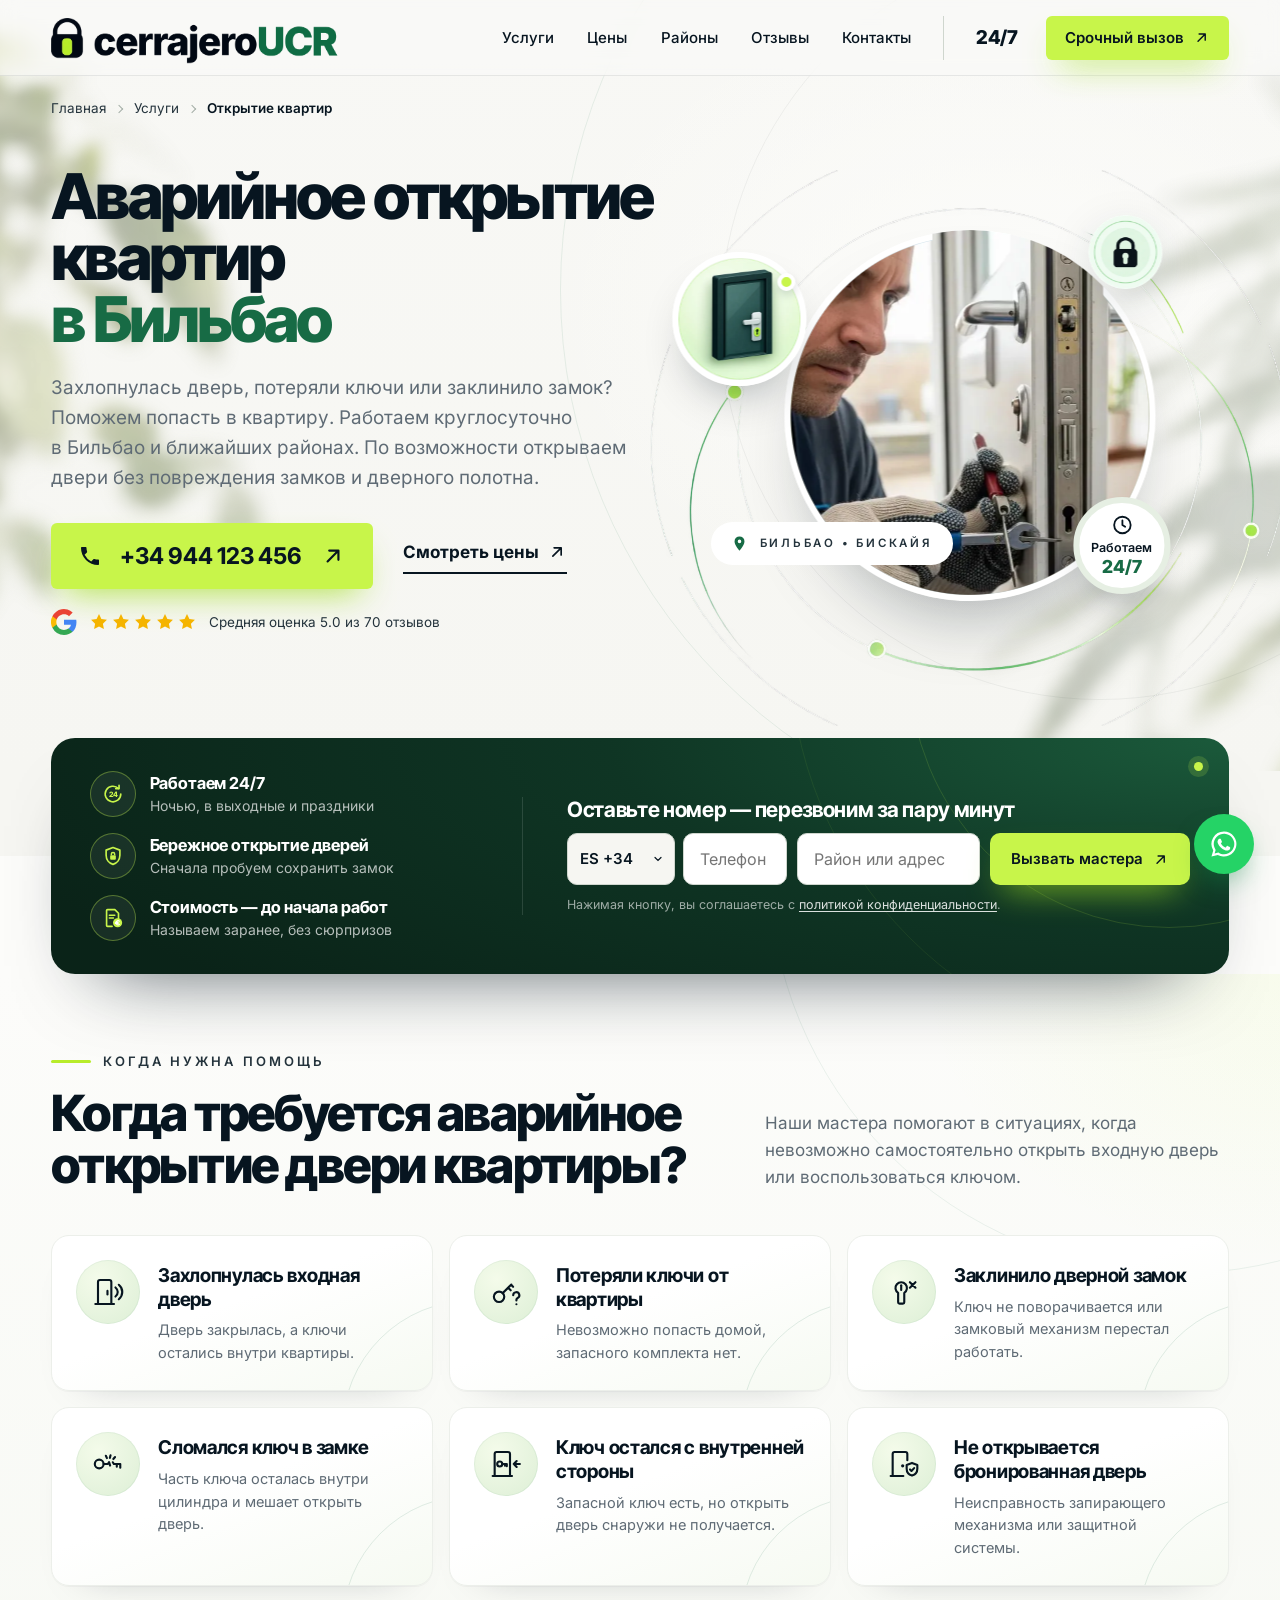
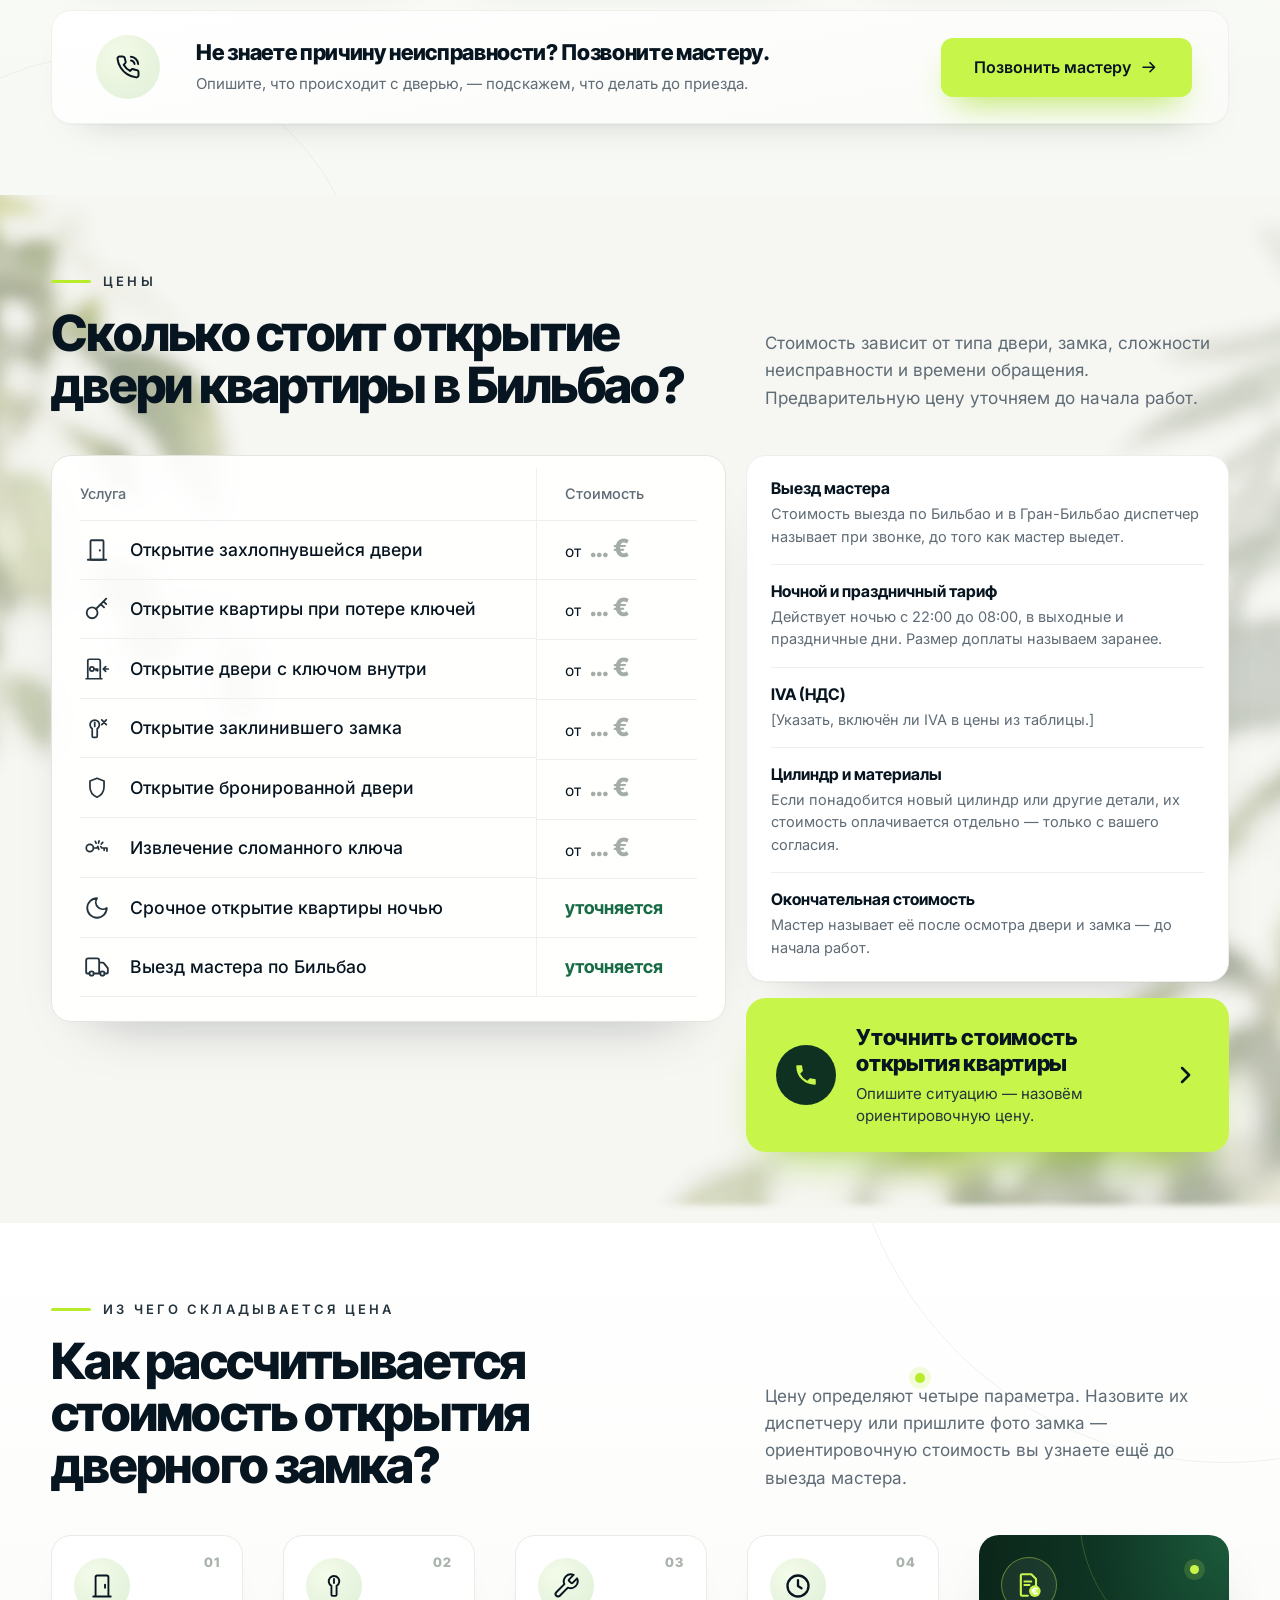
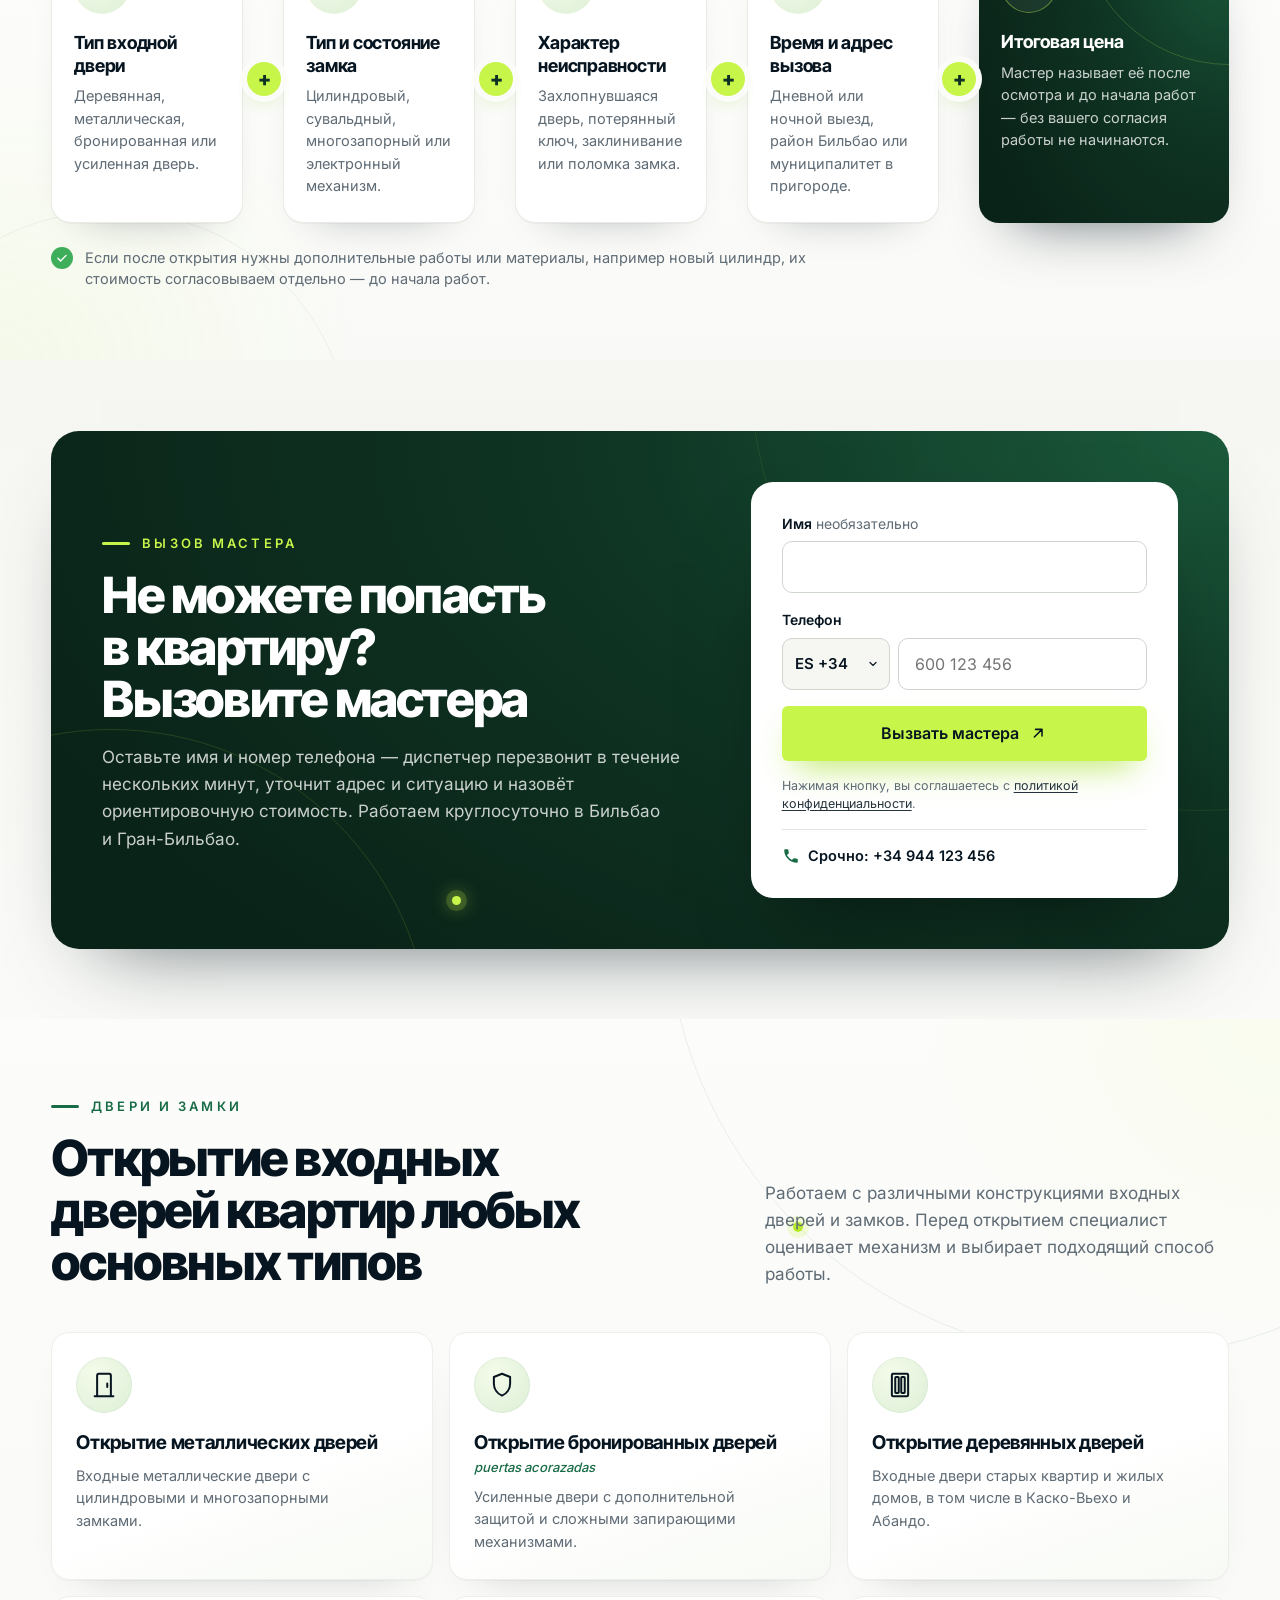
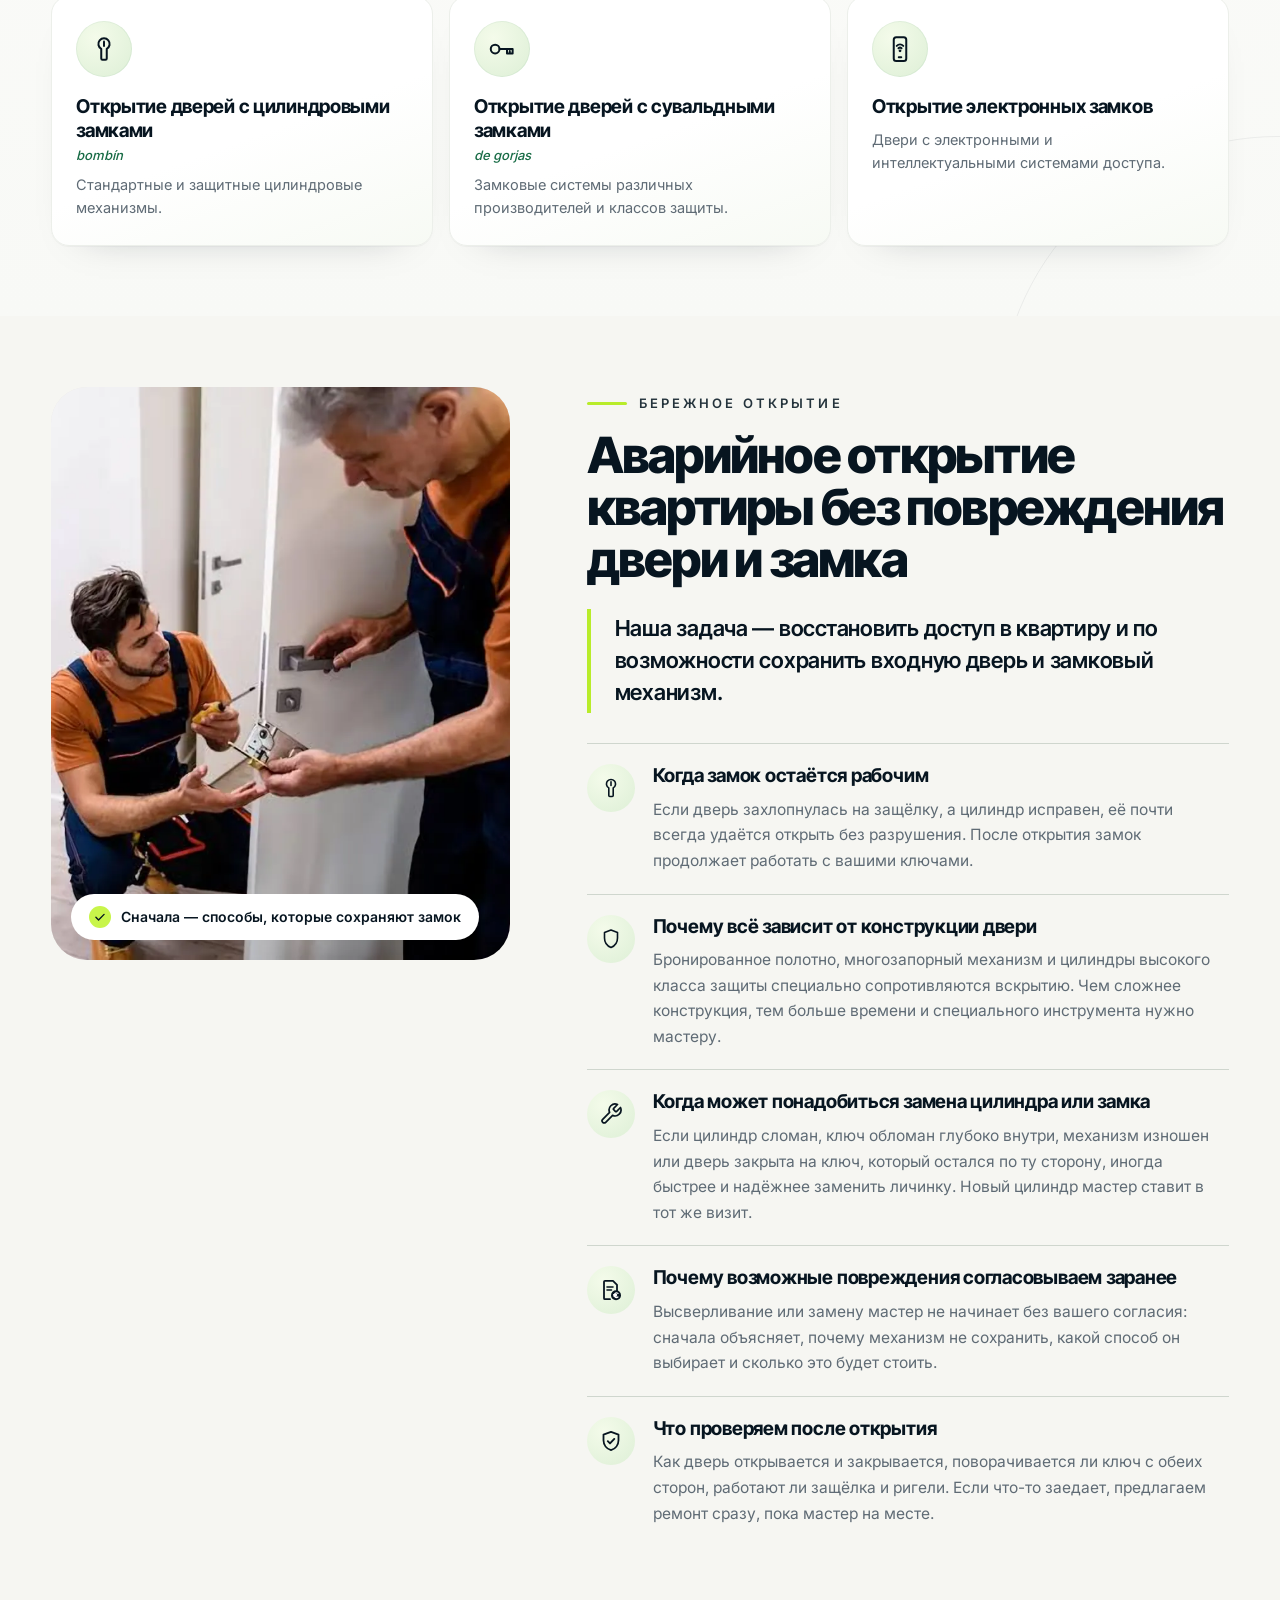
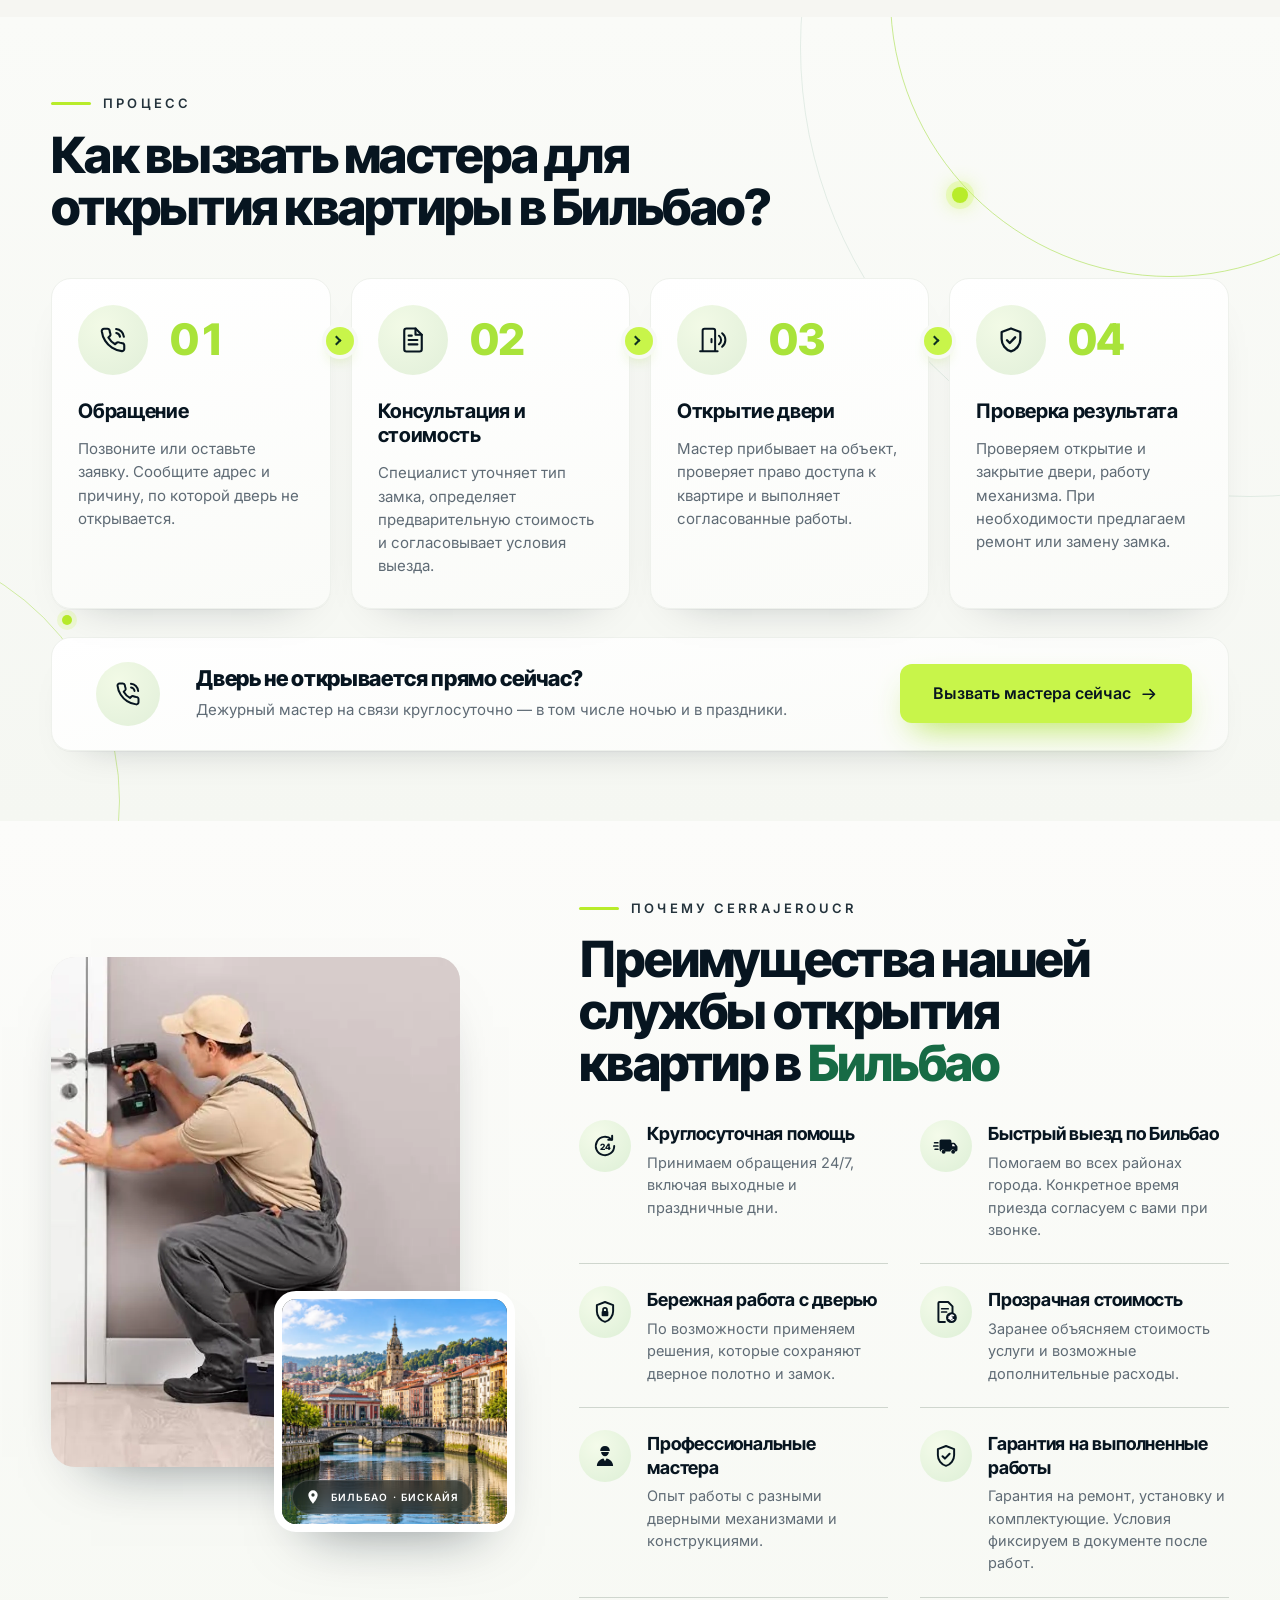
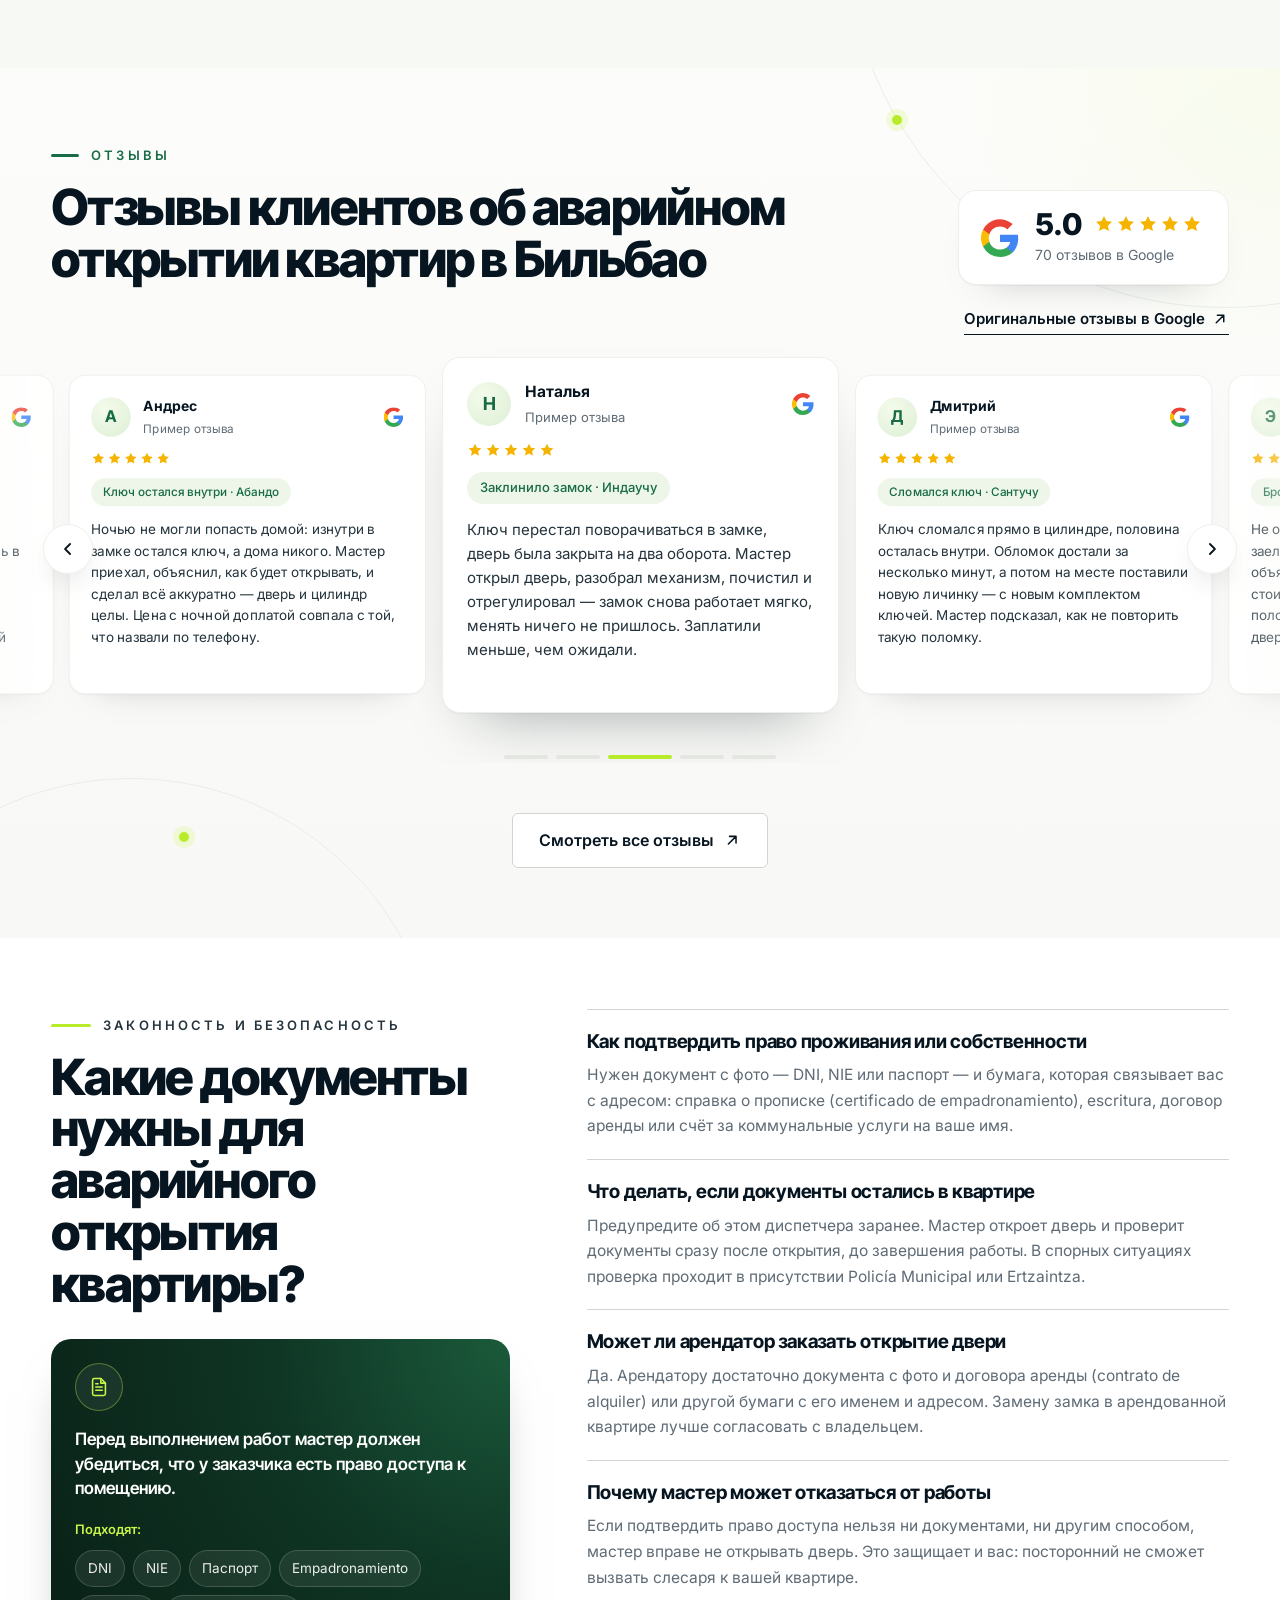
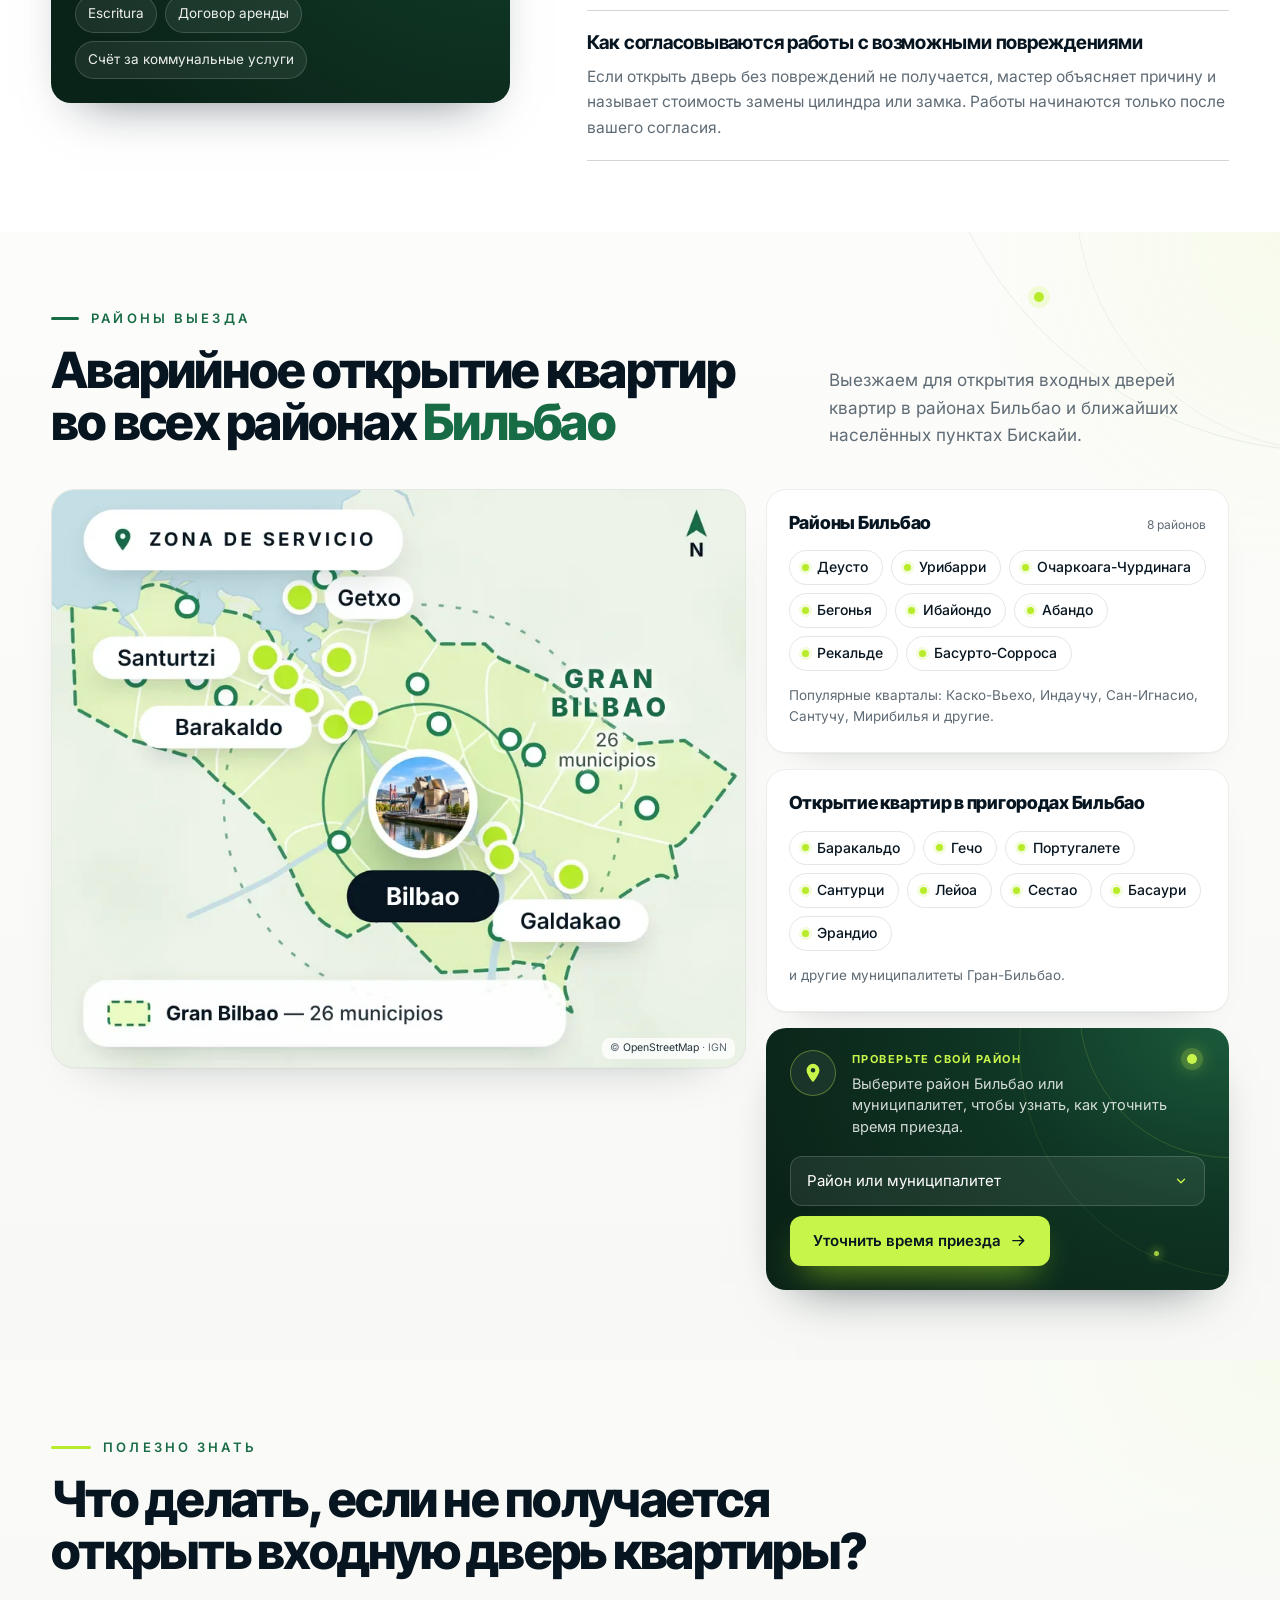
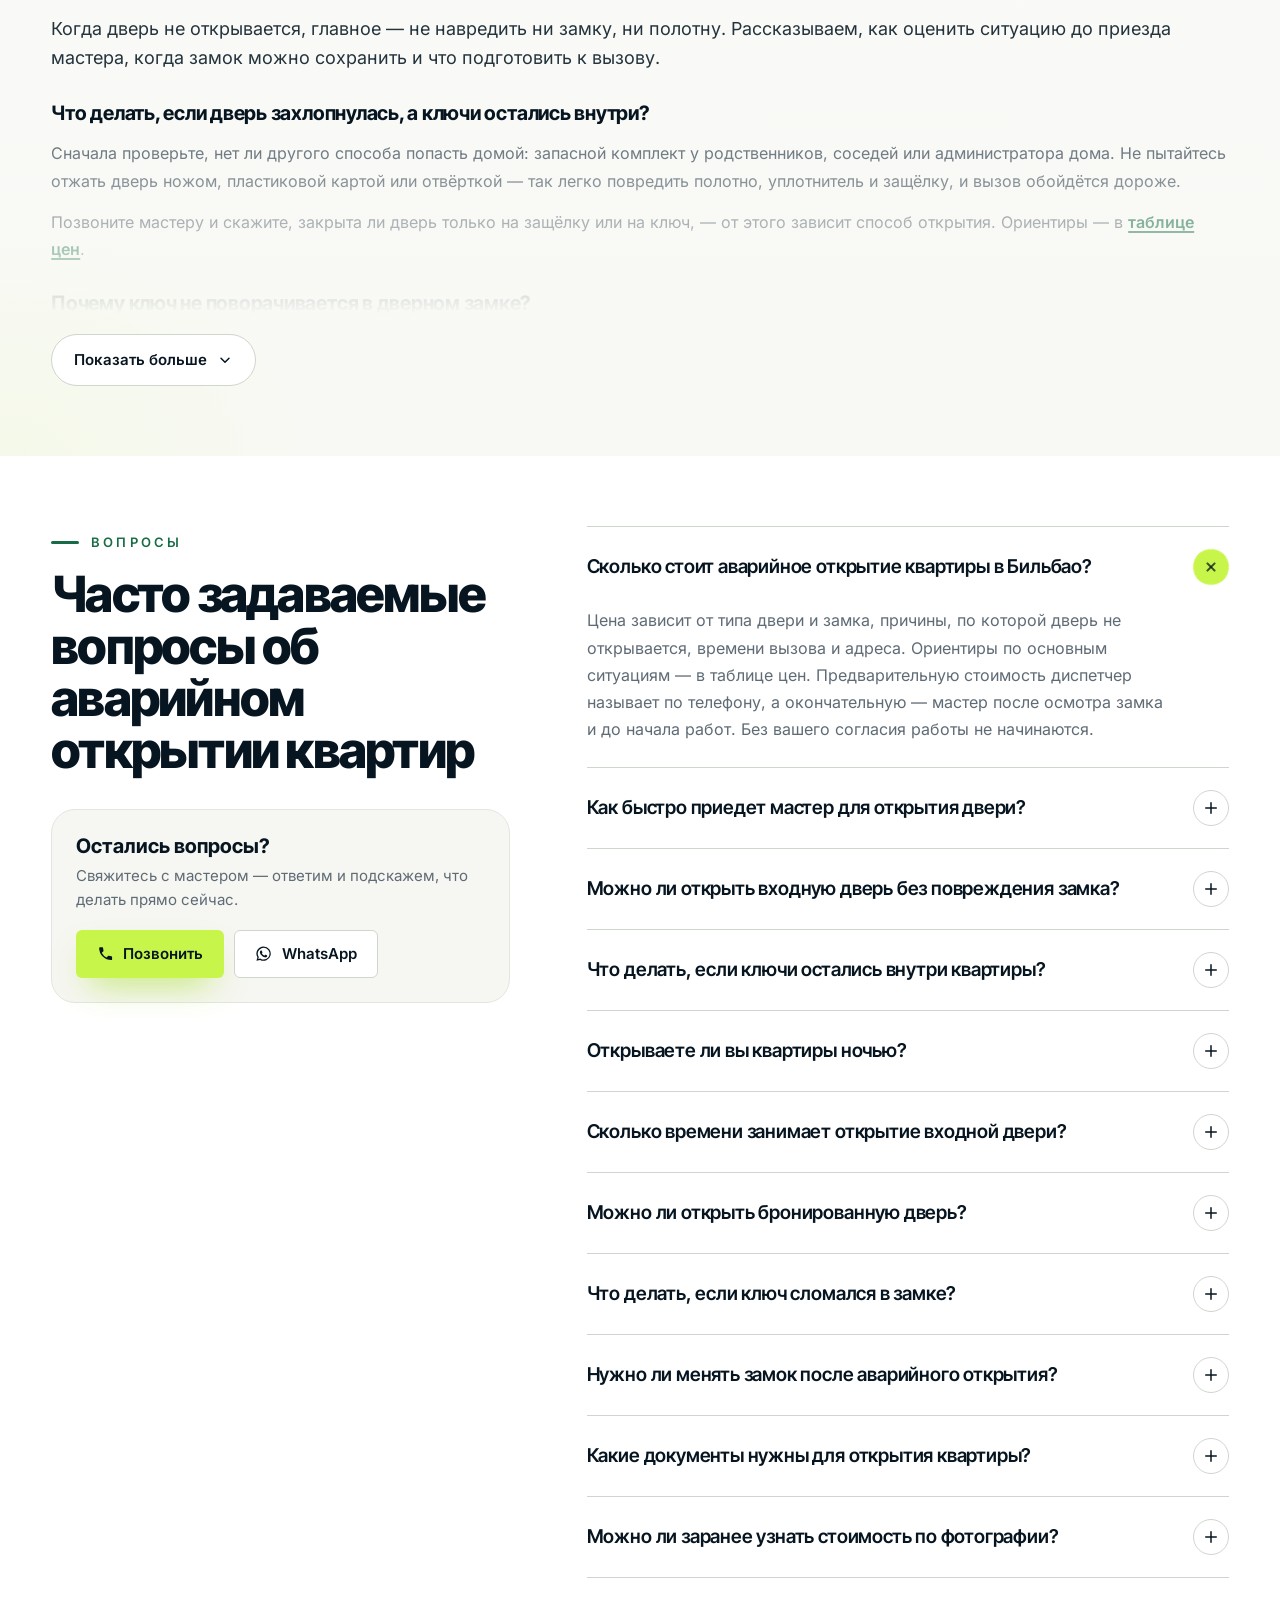
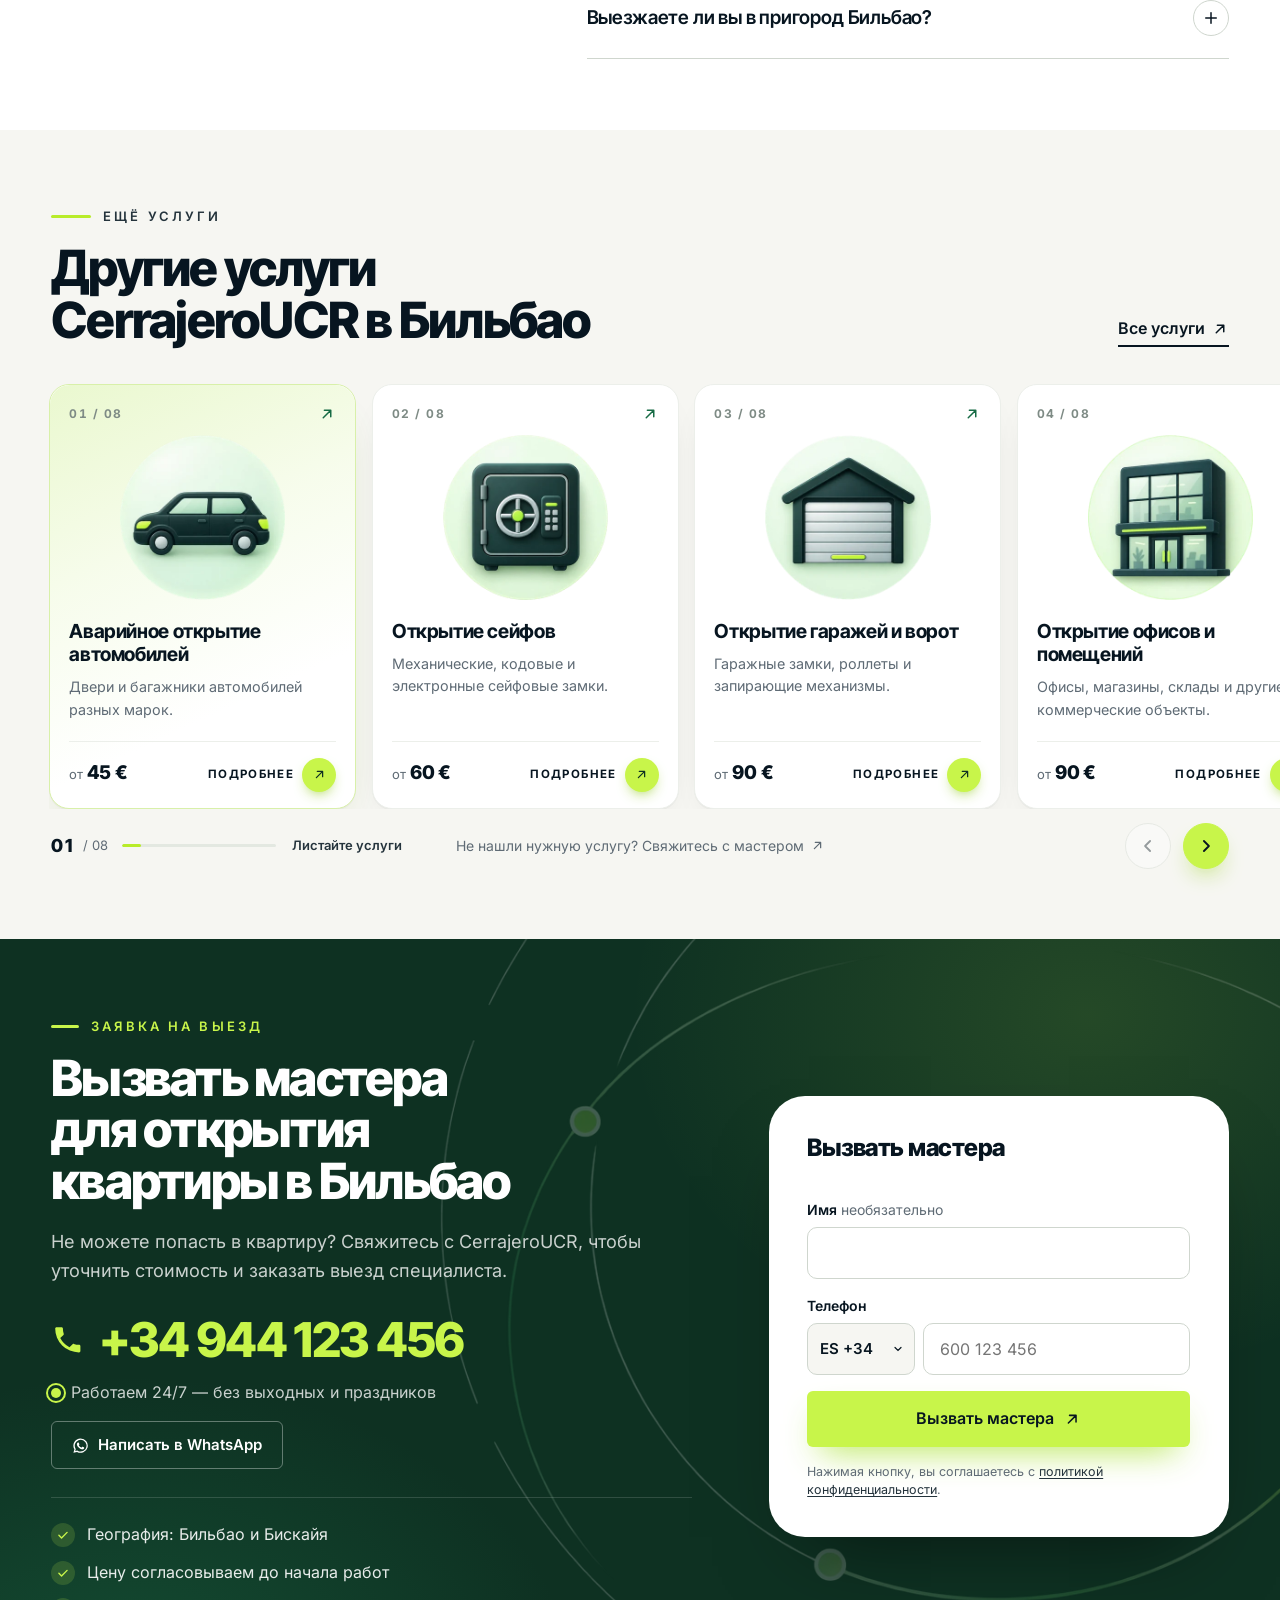
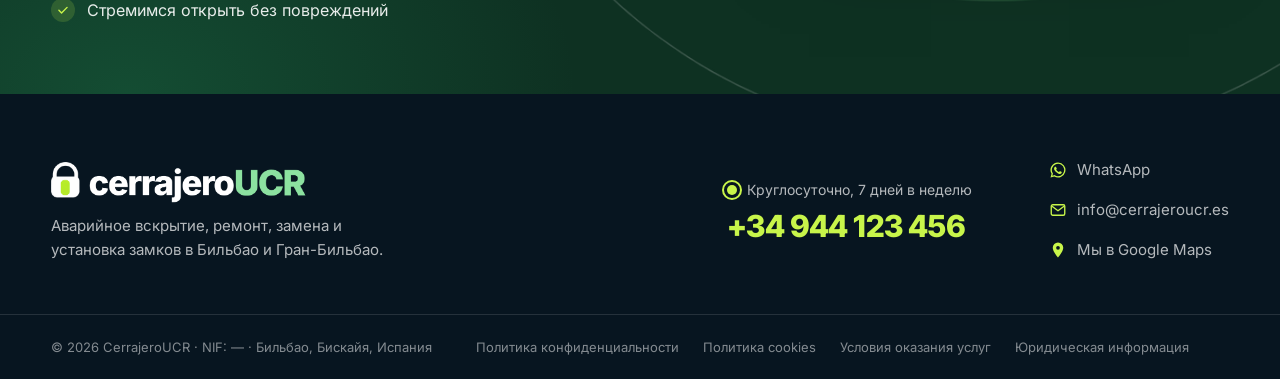
<file: servicios/apertura-de-puertas/index.html>
<!DOCTYPE html>
<html lang="ru">
<head>
  <meta charset="UTF-8">
  <meta name="viewport" content="width=device-width, initial-scale=1, viewport-fit=cover">

  <!-- TODO: заменить домен cerrajeroucr.es на реальный (canonical, OG, schema.org) -->
  <title>Аварийное открытие квартир в Бильбао 24/7 — CerrajeroUCR</title>
  <meta name="description" content="Захлопнулась дверь, потеряли ключи или заклинило замок? Аварийное открытие квартир в Бильбао круглосуточно. Бережно, с согласованием цены до начала работ.">
  <link rel="canonical" href="https://cerrajeroucr.es/servicios/apertura-de-puertas/">
  <meta name="robots" content="index, follow, max-image-preview:large">
  <!-- После перевода: hreflang для испанской версии
  <link rel="alternate" hreflang="es-ES" href="https://cerrajeroucr.es/servicios/apertura-de-puertas/">
  <link rel="alternate" hreflang="ru-ES" href="https://cerrajeroucr.es/ru/servicios/apertura-de-puertas/">
  <link rel="alternate" hreflang="x-default" href="https://cerrajeroucr.es/servicios/apertura-de-puertas/">
  -->

  <meta name="geo.region" content="ES-BI">
  <meta name="geo.placename" content="Bilbao">
  <meta name="geo.position" content="43.2630;-2.9350">
  <meta name="ICBM" content="43.2630, -2.9350">

  <meta property="og:type" content="website">
  <meta property="og:locale" content="ru_RU">
  <meta property="og:site_name" content="CerrajeroUCR">
  <meta property="og:title" content="Аварийное открытие квартир в Бильбао 24/7 — CerrajeroUCR">
  <meta property="og:description" content="Захлопнулась дверь, потеряли ключи или заклинило замок? Откроем квартиру в Бильбао круглосуточно, цена — до начала работ.">
  <meta property="og:url" content="https://cerrajeroucr.es/servicios/apertura-de-puertas/">
  <meta property="og:image" content="https://cerrajeroucr.es/img/og-image.jpg">
  <meta property="og:image:width" content="1200">
  <meta property="og:image:height" content="630">
  <meta name="twitter:card" content="summary_large_image">

  <meta name="theme-color" content="#F6F6F2">
  <link rel="icon" type="image/png" sizes="32x32" href="../../img/favicon-32.png">
  <link rel="icon" type="image/png" sizes="192x192" href="../../img/favicon-192.png">
  <link rel="apple-touch-icon" href="../../img/apple-touch-icon.png">

  <link rel="preload" as="font" type="font/woff2" href="../../fonts/inter-tight-cyrillic-wght-normal.woff2" crossorigin>
  <link rel="preload" as="font" type="font/woff2" href="../../fonts/inter-cyrillic-wght-normal.woff2" crossorigin>
  <link rel="preload" as="image" href="../../img/master-multilock.webp" imagesrcset="../../img/master-multilock-640.webp 640w, ../../img/master-multilock.webp 1100w" imagesizes="(max-width: 760px) 80vw, 580px" fetchpriority="high">
  <link rel="stylesheet" href="../../css/style.css">
  <link rel="stylesheet" href="../../css/service.css">

  <script type="application/ld+json">
  {
    "@context": "https://schema.org",
    "@graph": [
      {
        "@type": "Locksmith",
        "@id": "https://cerrajeroucr.es/#business",
        "name": "CerrajeroUCR",
        "url": "https://cerrajeroucr.es/",
        "telephone": "+34944123456",
        "image": "https://cerrajeroucr.es/img/og-image.jpg",
        "address": { "@type": "PostalAddress", "addressLocality": "Bilbao", "addressRegion": "Bizkaia", "addressCountry": "ES" }
      },
      {
        "@type": "Service",
        "@id": "https://cerrajeroucr.es/servicios/apertura-de-puertas/#service",
        "name": "Аварийное открытие квартир в Бильбао",
        "serviceType": "Аварийное открытие дверей квартир",
        "description": "Открытие входных дверей квартир, когда дверь захлопнулась, потеряны ключи, заклинило замок или сломался ключ. Круглосуточно в Бильбао и Гран-Бильбао.",
        "provider": { "@id": "https://cerrajeroucr.es/#business" },
        "areaServed": [
          { "@type": "City", "name": "Bilbao" },
          { "@type": "AdministrativeArea", "name": "Gran Bilbao" }
        ],
        "hoursAvailable": {
          "@type": "OpeningHoursSpecification",
          "dayOfWeek": ["Monday","Tuesday","Wednesday","Thursday","Friday","Saturday","Sunday"],
          "opens": "00:00",
          "closes": "23:59"
        }
      },
      {
        "@type": "BreadcrumbList",
        "@id": "https://cerrajeroucr.es/servicios/apertura-de-puertas/#breadcrumbs",
        "itemListElement": [
          { "@type": "ListItem", "position": 1, "name": "Главная", "item": "https://cerrajeroucr.es/" },
          { "@type": "ListItem", "position": 2, "name": "Услуги", "item": "https://cerrajeroucr.es/servicios/" },
          { "@type": "ListItem", "position": 3, "name": "Открытие квартир", "item": "https://cerrajeroucr.es/servicios/apertura-de-puertas/" }
        ]
      },
      {
        "@type": "WebPage",
        "@id": "https://cerrajeroucr.es/servicios/apertura-de-puertas/#webpage",
        "url": "https://cerrajeroucr.es/servicios/apertura-de-puertas/",
        "name": "Аварийное открытие квартир в Бильбао 24/7 — CerrajeroUCR",
        "about": { "@id": "https://cerrajeroucr.es/servicios/apertura-de-puertas/#service" },
        "breadcrumb": { "@id": "https://cerrajeroucr.es/servicios/apertura-de-puertas/#breadcrumbs" },
        "inLanguage": "ru"
      }
    ]
  }
  </script>
  <!-- FAQ_JSONLD:start -->
  <script type="application/ld+json">
{
  "@context": "https://schema.org",
  "@type": "FAQPage",
  "mainEntity": [
    {
      "@type": "Question",
      "name": "Сколько стоит аварийное открытие квартиры в Бильбао?",
      "acceptedAnswer": {
        "@type": "Answer",
        "text": "Цена зависит от типа двери и замка, причины, по которой дверь не открывается, времени вызова и адреса. Ориентиры по основным ситуациям — в таблице цен. Предварительную стоимость диспетчер называет по телефону, а окончательную — мастер после осмотра замка и до начала работ. Без вашего согласия работы не начинаются."
      }
    },
    {
      "@type": "Question",
      "name": "Как быстро приедет мастер для открытия двери?",
      "acceptedAnswer": {
        "@type": "Answer",
        "text": "Время приезда зависит от района, времени суток и загрузки дежурных мастеров. Диспетчер называет ориентировочное время сразу при звонке и предупреждает, если мастер задерживается. Быстрее всего мы добираемся в центральные районы Бильбао — Абандо, Индаучу, Каско-Вьехо; в муниципалитеты Гран-Бильбао дорога обычно занимает больше времени."
      }
    },
    {
      "@type": "Question",
      "name": "Можно ли открыть входную дверь без повреждения замка?",
      "acceptedAnswer": {
        "@type": "Answer",
        "text": "Чаще всего — да, особенно если дверь захлопнулась на защёлку, а цилиндр исправен. Бронированные двери и цилиндры высокого класса защиты иногда не позволяют сохранить механизм. Мы стремимся открыть дверь без повреждений, а если это невозможно, заранее объясняем причину и согласуем замену. Подробнее — в разделе об открытии без повреждений."
      }
    },
    {
      "@type": "Question",
      "name": "Что делать, если ключи остались внутри квартиры?",
      "acceptedAnswer": {
        "@type": "Answer",
        "text": "Не пытайтесь отжать дверь или замок: это может повредить полотно и усложнить открытие. Позвоните мастеру и скажите, закрыта ли дверь на ключ или только захлопнулась и остался ли ключ в замке изнутри. Подготовьте документ, подтверждающий адрес, — если он внутри, мастер проверит его сразу после открытия."
      }
    },
    {
      "@type": "Question",
      "name": "Открываете ли вы квартиры ночью?",
      "acceptedAnswer": {
        "@type": "Answer",
        "text": "Да, служба работает круглосуточно, включая выходные и праздники. Ночью с 22:00 до 08:00 и в праздничные дни действует доплата — её размер диспетчер называет при звонке, до выезда мастера. Ночью быстрее позвонить, чем оставлять заявку на сайте. Если в квартире человек в опасности или есть риск пожара, сначала звоните в экстренные службы по номеру 112."
      }
    },
    {
      "@type": "Question",
      "name": "Сколько времени занимает открытие входной двери?",
      "acceptedAnswer": {
        "@type": "Answer",
        "text": "Быстрее всего открывается дверь, которая просто захлопнулась на защёлку, со стандартным исправным цилиндром. Бронированная дверь, многозапорный замок или обломок ключа в цилиндре требуют больше времени. Точнее мастер скажет после осмотра. Если понадобится замена цилиндра, добавится время на установку нового — обычно в тот же визит."
      }
    },
    {
      "@type": "Question",
      "name": "Можно ли открыть бронированную дверь?",
      "acceptedAnswer": {
        "@type": "Answer",
        "text": "Да, мастера работают с бронированными дверями (puertas acorazadas) и многозапорными замками. Такие двери специально сопротивляются вскрытию, поэтому работа сложнее, а сохранить механизм удаётся не всегда. Перед началом мастер оценивает конструкцию и согласует с вами способ открытия и стоимость. Подробнее о типах дверей — в разделе о дверях и замках."
      }
    },
    {
      "@type": "Question",
      "name": "Что делать, если ключ сломался в замке?",
      "acceptedAnswer": {
        "@type": "Answer",
        "text": "Не пытайтесь достать обломок шпилькой, клеем или вторым ключом — так его легко протолкнуть глубже и повредить цилиндр. Если дверь открыта, не закрывайте её. Мастер извлечёт обломок специальным инструментом, проверит механизм и, если цилиндр пострадал, заменит его на месте. Подробнее — извлечение сломанного ключа."
      }
    },
    {
      "@type": "Question",
      "name": "Нужно ли менять замок после аварийного открытия?",
      "acceptedAnswer": {
        "@type": "Answer",
        "text": "Не обязательно. Если дверь открыта без повреждений и механизм исправен, достаточно проверить его работу. Замена нужна, если цилиндр повреждён или изношен, а также при потере ключей — чтобы старым комплектом никто не смог воспользоваться. Мастер подскажет, хватит ли замены личинки или нужен новый замок."
      }
    },
    {
      "@type": "Question",
      "name": "Какие документы нужны для открытия квартиры?",
      "acceptedAnswer": {
        "@type": "Answer",
        "text": "Документ с фото (DNI, NIE или паспорт) и подтверждение связи с адресом: empadronamiento, escritura, договор аренды или счёт за коммунальные услуги. Арендатору достаточно договора аренды и документа с фото. Если документы остались внутри, мастер проверит их сразу после открытия. Подробнее — в разделе о документах."
      }
    },
    {
      "@type": "Question",
      "name": "Можно ли заранее узнать стоимость по фотографии?",
      "acceptedAnswer": {
        "@type": "Answer",
        "text": "Да. Отправьте фото двери и замка в WhatsApp и коротко опишите проблему. Мастер определит тип механизма и назовёт ориентировочную стоимость. Лучше сделать два снимка: цилиндр крупным планом и дверь целиком. Окончательная цена подтверждается на месте после осмотра — до начала работ."
      }
    },
    {
      "@type": "Question",
      "name": "Выезжаете ли вы в пригород Бильбао?",
      "acceptedAnswer": {
        "@type": "Answer",
        "text": "Да. Кроме всех районов Бильбао выезжаем в муниципалитеты Гран-Бильбао: Баракальдо, Гечо, Португалете, Сантурци, Лейоа, Сестао, Басаури, Эрандио и другие. Стоимость и время приезда за пределы города зависят от расстояния — диспетчер назовёт их при звонке. Проверить свой район можно на карте выезда."
      }
    }
  ]
}
  </script>
  <!-- FAQ_JSONLD:end -->
</head>
<body>

<svg class="sprite" aria-hidden="true" focusable="false" xmlns="http://www.w3.org/2000/svg">
  <symbol id="i-arrow" viewBox="0 0 24 24"><path d="M7 17 17 7M8.5 7H17v8.5" fill="none" stroke="currentColor" stroke-width="2" stroke-linecap="round" stroke-linejoin="round"/></symbol>
  <symbol id="i-arrow-right" viewBox="0 0 24 24"><path d="M4 12h15M13 6l6 6-6 6" fill="none" stroke="currentColor" stroke-width="2" stroke-linecap="round" stroke-linejoin="round"/></symbol>
  <symbol id="i-phone" viewBox="0 0 24 24"><path fill="currentColor" d="M6.6 10.8a15.2 15.2 0 0 0 6.6 6.6l2.2-2.2c.3-.3.7-.4 1-.2 1.1.4 2.3.6 3.6.6.6 0 1 .4 1 1V20c0 .6-.4 1-1 1A17 17 0 0 1 3 4c0-.6.4-1 1-1h3.5c.6 0 1 .4 1 1 0 1.3.2 2.5.6 3.6.1.3 0 .7-.2 1z"/></symbol>
  <symbol id="i-clock" viewBox="0 0 24 24"><circle cx="12" cy="12" r="9" fill="none" stroke="currentColor" stroke-width="2"/><path d="M12 7v5l3 2" fill="none" stroke="currentColor" stroke-width="2" stroke-linecap="round" stroke-linejoin="round"/></symbol>
  <symbol id="i-pin" viewBox="0 0 24 24"><path fill="currentColor" d="M12 2a7 7 0 0 0-7 7c0 5.2 7 13 7 13s7-7.8 7-13a7 7 0 0 0-7-7zm0 9.5A2.5 2.5 0 1 1 12 6.5a2.5 2.5 0 0 1 0 5z"/></symbol>
  <symbol id="i-star" viewBox="0 0 24 24"><path fill="currentColor" d="m12 2.5 2.9 6 6.6.9-4.8 4.6 1.2 6.5L12 17.4l-5.9 3.1 1.2-6.5L2.5 9.4l6.6-.9z"/></symbol>
  <symbol id="i-check" viewBox="0 0 24 24"><path d="m5 12.5 4.5 4.5L19 7.5" fill="none" stroke="currentColor" stroke-width="2.4" stroke-linecap="round" stroke-linejoin="round"/></symbol>
  <symbol id="i-chev-left" viewBox="0 0 24 24"><path d="M14.5 6 8.5 12l6 6" fill="none" stroke="currentColor" stroke-width="2.2" stroke-linecap="round" stroke-linejoin="round"/></symbol>
  <symbol id="i-chev-right" viewBox="0 0 24 24"><path d="m9.5 6 6 6-6 6" fill="none" stroke="currentColor" stroke-width="2.2" stroke-linecap="round" stroke-linejoin="round"/></symbol>
  <symbol id="i-door" viewBox="0 0 24 24"><g fill="none" stroke="currentColor" stroke-width="1.7" stroke-linecap="round" stroke-linejoin="round"><rect x="6" y="3" width="12" height="18" rx="1"/><path d="M3.5 21h17"/></g><circle cx="14.6" cy="12.4" r="1" fill="currentColor"/></symbol>
  <symbol id="i-car" viewBox="0 0 24 24"><g fill="none" stroke="currentColor" stroke-width="1.7" stroke-linecap="round" stroke-linejoin="round"><path d="M3.5 16v-3.2L5.6 8a1.6 1.6 0 0 1 1.5-1h9.8a1.6 1.6 0 0 1 1.5 1l2.1 4.8V16a1 1 0 0 1-1 1h-1M6 17H4.5a1 1 0 0 1-1-1"/><path d="M3.5 12.5h17M10 17h4"/><circle cx="8" cy="17" r="2"/><circle cx="16" cy="17" r="2"/></g></symbol>
  <symbol id="i-safe" viewBox="0 0 24 24"><g fill="none" stroke="currentColor" stroke-width="1.7" stroke-linecap="round" stroke-linejoin="round"><rect x="3" y="4" width="18" height="15" rx="2"/><circle cx="11" cy="11.5" r="3.2"/><path d="M11 8.3v1.2M11 13.5v1.2M7.8 11.5H9M13 11.5h1.2M17.5 9v5M6 19v1.5M18 19v1.5"/></g></symbol>
  <symbol id="i-wrench" viewBox="0 0 24 24"><path fill="none" stroke="currentColor" stroke-width="1.7" stroke-linecap="round" stroke-linejoin="round" d="M14.7 6.3a1 1 0 0 0 0 1.4l1.6 1.6a1 1 0 0 0 1.4 0l3.8-3.8a6 6 0 0 1-7.9 7.9l-6.9 6.9a2.1 2.1 0 0 1-3-3l6.9-6.9a6 6 0 0 1 7.9-7.9z"/></symbol>
  <symbol id="i-gear" viewBox="0 0 24 24"><g fill="none" stroke="currentColor" stroke-width="1.7" stroke-linecap="round" stroke-linejoin="round"><path d="M12.2 2h-.4a2 2 0 0 0-2 2v.2a2 2 0 0 1-1 1.7l-.4.3a2 2 0 0 1-2 0l-.2-.1a2 2 0 0 0-2.7.7l-.2.4a2 2 0 0 0 .7 2.7l.2.1a2 2 0 0 1 1 1.7v.5a2 2 0 0 1-1 1.7l-.2.1a2 2 0 0 0-.7 2.7l.2.4a2 2 0 0 0 2.7.7l.2-.1a2 2 0 0 1 2 0l.4.3a2 2 0 0 1 1 1.7v.2a2 2 0 0 0 2 2h.4a2 2 0 0 0 2-2v-.2a2 2 0 0 1 1-1.7l.4-.3a2 2 0 0 1 2 0l.2.1a2 2 0 0 0 2.7-.7l.2-.4a2 2 0 0 0-.7-2.7l-.2-.1a2 2 0 0 1-1-1.7v-.5a2 2 0 0 1 1-1.7l.2-.1a2 2 0 0 0 .7-2.7l-.2-.4a2 2 0 0 0-2.7-.7l-.2.1a2 2 0 0 1-2 0l-.4-.3a2 2 0 0 1-1-1.7V4a2 2 0 0 0-2-2z"/><circle cx="12" cy="12" r="3"/></g></symbol>
  <symbol id="i-truck" viewBox="0 0 24 24"><g fill="none" stroke="currentColor" stroke-width="1.7" stroke-linecap="round" stroke-linejoin="round"><path d="M14 18V6a2 2 0 0 0-2-2H4a2 2 0 0 0-2 2v11a1 1 0 0 0 1 1h2M15 18H9M19 18h2a1 1 0 0 0 1-1v-3.6a1 1 0 0 0-.2-.6l-3.5-4.4a1 1 0 0 0-.8-.4H14"/><circle cx="17" cy="18" r="2"/><circle cx="7" cy="18" r="2"/></g></symbol>
  <symbol id="i-warning" viewBox="0 0 24 24"><g fill="none" stroke="currentColor" stroke-width="1.7" stroke-linecap="round" stroke-linejoin="round"><path d="M10.3 3.9 1.8 18a2 2 0 0 0 1.7 3h17a2 2 0 0 0 1.7-3L13.7 3.9a2 2 0 0 0-3.4 0z"/><path d="M12 9v4M12 17h.01"/></g></symbol>
  <symbol id="i-garage" viewBox="0 0 24 24"><g fill="none" stroke="currentColor" stroke-width="1.7" stroke-linecap="round" stroke-linejoin="round"><path d="M3 20.5V9l9-5.5L21 9v11.5"/><path d="M6.5 20.5V12h11v8.5M6.5 15h11M6.5 18h11"/></g></symbol>
  <symbol id="i-key" viewBox="0 0 24 24"><g fill="none" stroke="currentColor" stroke-width="1.7" stroke-linecap="round" stroke-linejoin="round"><circle cx="7.5" cy="15.5" r="5"/><path d="m11 12 9.5-9.5M15.5 7.5l3 3M18 5l2.5 2.5"/></g></symbol>
  <symbol id="i-moon" viewBox="0 0 24 24"><path fill="none" stroke="currentColor" stroke-width="1.7" stroke-linecap="round" stroke-linejoin="round" d="M12 3a6.5 6.5 0 0 0 9 9 9 9 0 1 1-9-9z"/></symbol>
  <symbol id="i-van" viewBox="0 0 24 24"><path fill="currentColor" d="M6 7.5A1.5 1.5 0 0 1 7.5 6h8A1.5 1.5 0 0 1 17 7.5V9h2.3c.5 0 .9.2 1.2.6l1.8 2.4c.2.3.3.6.3.9v2.6a1.5 1.5 0 0 1-1.5 1.5h-.6a2.4 2.4 0 0 0-4.6 0h-4.4a2.4 2.4 0 0 0-4.6 0H7.5A1.5 1.5 0 0 1 6 15.5z"/><path fill="#fff" d="M17.7 10.3h1.4l1.4 1.9h-2.8z"/><circle cx="9.8" cy="17.3" r="1.8" fill="currentColor"/><circle cx="18.6" cy="17.3" r="1.8" fill="currentColor"/><path d="M1.5 9h3M.8 12h3.7M2 15h2.5" fill="none" stroke="currentColor" stroke-width="1.6" stroke-linecap="round"/></symbol>
  <symbol id="i-clock24" viewBox="0 0 24 24"><path d="M20.5 12a8.5 8.5 0 1 1-2.5-6" fill="none" stroke="currentColor" stroke-width="1.8" stroke-linecap="round"/><path d="M18.6 2.6v3.6h-3.6" fill="none" stroke="currentColor" stroke-width="1.8" stroke-linecap="round" stroke-linejoin="round"/><text x="12.2" y="15.3" text-anchor="middle" font-size="8" font-weight="800" fill="currentColor" font-family="Inter Tight, Inter, Arial, sans-serif">24</text></symbol>
  <symbol id="i-shield-lock" viewBox="0 0 24 24"><path d="M12 2.8 4.5 5.6v5.6c0 4.6 3.1 8.6 7.5 9.9 4.4-1.3 7.5-5.3 7.5-9.9V5.6z" fill="none" stroke="currentColor" stroke-width="1.8" stroke-linejoin="round"/><path d="M10.2 11.2V9.9a1.8 1.8 0 0 1 3.6 0v1.3" fill="none" stroke="currentColor" stroke-width="1.6"/><rect x="8.9" y="11.1" width="6.2" height="4.9" rx="1" fill="currentColor"/></symbol>
  <symbol id="i-doc-euro" viewBox="0 0 24 24"><path d="M6 2.8h8l4 4V13M11 21.2H6a1 1 0 0 1-1-1V3.8a1 1 0 0 1 1-1" fill="none" stroke="currentColor" stroke-width="1.8" stroke-linecap="round" stroke-linejoin="round"/><path d="M8 9h6M8 12h4.5" fill="none" stroke="currentColor" stroke-width="1.6" stroke-linecap="round"/><circle cx="17" cy="17.2" r="5" fill="currentColor"/><path d="M19 15.4a2.3 2.3 0 1 0 0 3.6M14.6 16.6h3M14.6 17.9h3" fill="none" stroke="#fff" stroke-width="1.2" stroke-linecap="round"/></symbol>
  <symbol id="i-worker" viewBox="0 0 24 24"><path fill="currentColor" d="M12 2.8c-2.6 0-4.4 1.8-4.4 4.1v.4h8.8v-.4c0-2.3-1.8-4.1-4.4-4.1z"/><path fill="currentColor" d="M8.4 8.4h7.2c-.2 2.2-1.7 3.9-3.6 3.9s-3.4-1.7-3.6-3.9zM4.5 21.2c.2-3.9 3.2-6.4 6.1-6.8l1.4 2.4 1.4-2.4c2.9.4 5.9 2.9 6.1 6.8z"/></symbol>
  <symbol id="i-shield-check" viewBox="0 0 24 24"><path d="M12 2.8 4.5 5.6v5.6c0 4.6 3.1 8.6 7.5 9.9 4.4-1.3 7.5-5.3 7.5-9.9V5.6z" fill="none" stroke="currentColor" stroke-width="1.8" stroke-linejoin="round"/><path d="m8.8 12.2 2.2 2.2 4.3-4.5" fill="none" stroke="currentColor" stroke-width="1.9" stroke-linecap="round" stroke-linejoin="round"/></symbol>
  <symbol id="i-phone-ring" viewBox="0 0 24 24"><g fill="none" stroke="currentColor" stroke-width="1.7" stroke-linecap="round" stroke-linejoin="round"><path d="M21 16.4v2.7a1.8 1.8 0 0 1-2 1.8 17.8 17.8 0 0 1-7.8-2.8 17.6 17.6 0 0 1-5.4-5.4A17.8 17.8 0 0 1 3 4.9 1.8 1.8 0 0 1 4.8 3h2.7a1.8 1.8 0 0 1 1.8 1.5c.1.9.3 1.7.6 2.5a1.8 1.8 0 0 1-.4 1.9L8.3 10a14.4 14.4 0 0 0 5.4 5.4l1.1-1.1a1.8 1.8 0 0 1 1.9-.4c.8.3 1.6.5 2.5.6a1.8 1.8 0 0 1 1.8 1.9z"/><path d="M14.5 3.2a6.8 6.8 0 0 1 6.2 6.2M14.6 6.4a3.6 3.6 0 0 1 3 3"/></g></symbol>
  <symbol id="i-doc" viewBox="0 0 24 24"><g fill="none" stroke="currentColor" stroke-width="1.7" stroke-linecap="round" stroke-linejoin="round"><path d="M14 2.8H6.8a1.8 1.8 0 0 0-1.8 1.8v14.8a1.8 1.8 0 0 0 1.8 1.8h10.4a1.8 1.8 0 0 0 1.8-1.8V7.8z"/><path d="M14 2.8v5h5M8.5 12h7M8.5 15.5h7M8.5 8.5h2.5"/></g></symbol>
  <symbol id="i-van-line" viewBox="0.6 4.2 21.4 15"><g fill="none" stroke="currentColor" stroke-width="1.5" stroke-linecap="round" stroke-linejoin="round"><path d="M7 7.2h9.3v8.6M7 7.2v8.6h1.3M16.3 9.7h2.6l2.6 3.3v2.8h-1.3M13.3 15.8H11"/><circle cx="9.7" cy="16.4" r="1.6"/><circle cx="18.6" cy="16.4" r="1.6"/><path d="M2 10h3M1 12.6h4M2.5 15.2h2"/></g></symbol>
  <symbol id="i-plus" viewBox="0 0 24 24"><path d="M12 5v14M5 12h14" fill="none" stroke="currentColor" stroke-width="2" stroke-linecap="round"/></symbol>
  <symbol id="i-camera" viewBox="0 0 24 24"><path d="M4 8h3l2-3h6l2 3h3a1 1 0 0 1 1 1v10a1 1 0 0 1-1 1H4a1 1 0 0 1-1-1V9a1 1 0 0 1 1-1z" fill="none" stroke="currentColor" stroke-width="1.8" stroke-linejoin="round"/><circle cx="12" cy="13.5" r="3.5" fill="none" stroke="currentColor" stroke-width="1.8"/></symbol>
  <symbol id="i-mail" viewBox="0 0 24 24"><rect x="3" y="5" width="18" height="14" rx="2" fill="none" stroke="currentColor" stroke-width="1.8"/><path d="m4 7 8 6 8-6" fill="none" stroke="currentColor" stroke-width="1.8" stroke-linejoin="round"/></symbol>
  <symbol id="i-close" viewBox="0 0 24 24"><path d="M6 6l12 12M18 6 6 18" fill="none" stroke="currentColor" stroke-width="2" stroke-linecap="round"/></symbol>
  <symbol id="i-wa" viewBox="0 0 24 24"><path fill="currentColor" d="M12 2a10 10 0 0 0-8.6 15.1L2 22l5-1.3A10 10 0 1 0 12 2zm0 18.2c-1.5 0-3-.4-4.2-1.2l-.3-.2-3 .8.8-2.9-.2-.3A8.2 8.2 0 1 1 12 20.2z"/><path fill="currentColor" d="M16.6 14.3c-.3-.1-1.5-.7-1.7-.8-.2-.1-.4-.1-.6.1l-.8 1c-.1.2-.3.2-.5.1a6.7 6.7 0 0 1-3.4-2.9c-.3-.4.3-.4.7-1.4.1-.2 0-.3 0-.4l-.8-1.8c-.2-.5-.4-.4-.6-.4h-.5c-.2 0-.4.1-.7.3-.2.3-.9.9-.9 2.1s.9 2.4 1 2.6c.1.2 1.8 2.7 4.3 3.8 1.6.7 2.2.7 3 .6.5-.1 1.5-.6 1.7-1.2.2-.6.2-1.1.1-1.2z"/></symbol>
  <symbol id="i-google" viewBox="0 0 24 24"><path fill="#4285F4" d="M23.5 12.3c0-.8-.1-1.6-.2-2.3H12v4.5h6.5a5.6 5.6 0 0 1-2.4 3.6v3h3.9c2.2-2.1 3.5-5.2 3.5-8.8z"/><path fill="#34A853" d="M12 24c3.2 0 6-1.1 7.9-2.9l-3.9-3c-1.1.7-2.4 1.2-4 1.2-3.1 0-5.8-2.1-6.7-5H1.3v3.1A12 12 0 0 0 12 24z"/><path fill="#FBBC05" d="M5.3 14.3a7.2 7.2 0 0 1 0-4.6V6.6h-4a12 12 0 0 0 0 10.8z"/><path fill="#EA4335" d="M12 4.8c1.8 0 3.4.6 4.6 1.8l3.4-3.4A12 12 0 0 0 1.3 6.6l4 3.1C6.2 6.9 8.9 4.8 12 4.8z"/></symbol>
  <symbol id="i-pin-line" viewBox="0 0 24 24"><g fill="none" stroke="currentColor" stroke-width="1.8" stroke-linecap="round" stroke-linejoin="round"><path d="M12 21.2s-6.8-6.3-6.8-11.6a6.8 6.8 0 0 1 13.6 0c0 5.3-6.8 11.6-6.8 11.6z"/><circle cx="12" cy="9.6" r="2.5"/></g></symbol>
  <symbol id="i-phone-line" viewBox="0 0 24 24"><path fill="none" stroke="currentColor" stroke-width="1.8" stroke-linecap="round" stroke-linejoin="round" d="M21 16.4v2.7a1.8 1.8 0 0 1-2 1.8 17.8 17.8 0 0 1-7.8-2.8 17.6 17.6 0 0 1-5.4-5.4A17.8 17.8 0 0 1 3 4.9 1.8 1.8 0 0 1 4.8 3h2.7a1.8 1.8 0 0 1 1.8 1.5c.1.9.3 1.7.6 2.5a1.8 1.8 0 0 1-.4 1.9L8.3 10a14.4 14.4 0 0 0 5.4 5.4l1.1-1.1a1.8 1.8 0 0 1 1.9-.4c.8.3 1.6.5 2.5.6a1.8 1.8 0 0 1 1.8 1.9z"/></symbol>
  <!-- типы дверей и замков (блок 10) -->
  <symbol id="t-door-steel" viewBox="0 0 24 24"><g fill="none" stroke="currentColor" stroke-width="1.6" stroke-linecap="round" stroke-linejoin="round"><path d="M6.5 21V4.5A1.5 1.5 0 0 1 8 3h8a1.5 1.5 0 0 1 1.5 1.5V21M4.5 21h15M14.6 10.8v2.8"/></g></symbol>
  <symbol id="t-shield" viewBox="0 0 24 24"><g fill="none" stroke="currentColor" stroke-width="1.6" stroke-linecap="round" stroke-linejoin="round"><path d="M12 3 5.5 5.6v5.3c0 4.3 2.8 8 6.5 9.6 3.7-1.6 6.5-5.3 6.5-9.6V5.6z"/></g></symbol>
  <symbol id="t-door-wood" viewBox="0 0 24 24"><g fill="none" stroke="currentColor" stroke-width="1.6" stroke-linecap="round" stroke-linejoin="round"><rect x="5.5" y="3" width="13" height="18" rx="1"/><rect x="8.2" y="5.6" width="2.8" height="12.8" rx=".6"/><rect x="13" y="5.6" width="2.8" height="12.8" rx=".6"/></g></symbol>
  <symbol id="t-building" viewBox="0 0 24 24"><g fill="none" stroke="currentColor" stroke-width="1.6" stroke-linecap="round" stroke-linejoin="round"><path d="M3.5 21h17M6 21V4.2a.7.7 0 0 1 .7-.7h6.6a.7.7 0 0 1 .7.7V21M14 9.5h3.3a.7.7 0 0 1 .7.7V21M8.5 7.2h1M10.5 7.2h1M8.5 10.4h1M10.5 10.4h1M8.5 13.6h1M10.5 13.6h1M15.5 13h1M15.5 16.2h1M9.2 21v-3.3h1.6V21"/></g></symbol>
  <symbol id="t-door-inner" viewBox="0 0 24 24"><g fill="none" stroke="currentColor" stroke-width="1.6" stroke-linecap="round" stroke-linejoin="round"><rect x="6.5" y="3" width="11" height="18" rx="1.5"/></g><circle cx="14.6" cy="12" r="1" fill="currentColor"/></symbol>
  <symbol id="t-briefcase" viewBox="0 0 24 24"><g fill="none" stroke="currentColor" stroke-width="1.6" stroke-linecap="round" stroke-linejoin="round"><rect x="3.5" y="7" width="17" height="12.5" rx="2"/><path d="M9 7V5.5A1.5 1.5 0 0 1 10.5 4h3A1.5 1.5 0 0 1 15 5.5V7M3.5 12.5h7M13.5 12.5h7"/><rect x="10.5" y="11.2" width="3" height="2.6" rx=".6"/></g></symbol>
  <symbol id="t-door-tech" viewBox="0 0 24 24"><g fill="none" stroke="currentColor" stroke-width="1.6" stroke-linecap="round" stroke-linejoin="round"><rect x="6" y="3" width="12" height="18" rx="1"/><path d="M9 7h6M9 10h6M9 13h6M9 17.2h2.2"/></g></symbol>
  <symbol id="t-garage-door" viewBox="0 0 24 24"><g fill="none" stroke="currentColor" stroke-width="1.6" stroke-linecap="round" stroke-linejoin="round"><path d="M3 5h18M5 5v16M19 5v16M5 8.8h14M5 12.4h14M5 16h14M5 19.6h14"/></g></symbol>
  <symbol id="t-cylinder" viewBox="0 0 24 24"><g fill="none" stroke="currentColor" stroke-width="1.6" stroke-linecap="round" stroke-linejoin="round"><path d="M9.8 11.9a4.5 4.5 0 1 1 4.4 0v7.6a1 1 0 0 1-1 1h-2.4a1 1 0 0 1-1-1z"/><path d="M12 5.9v3.6"/></g></symbol>
  <symbol id="t-key-bit" viewBox="0 0 24 24"><g fill="none" stroke="currentColor" stroke-width="1.6" stroke-linecap="round" stroke-linejoin="round"><circle cx="6.5" cy="12" r="3.5"/><path d="M10 12h10.5M16 12v3.6h4.5V12M18.2 13.6v2"/></g></symbol>
  <symbol id="t-disc" viewBox="0 0 24 24"><g fill="none" stroke="currentColor" stroke-width="1.6" stroke-linecap="round" stroke-linejoin="round"><circle cx="12" cy="12" r="8.5"/><path d="M12 7.5a4.5 4.5 0 0 1 0 9z"/></g></symbol>
  <symbol id="t-bolt" viewBox="0 0 24 24"><g fill="none" stroke="currentColor" stroke-width="1.6" stroke-linecap="round" stroke-linejoin="round"><rect x="3" y="8.5" width="11.5" height="7" rx="1.5"/><path d="M14.5 10.6h4.6v2.8h-4.6M20.8 7.8v8.4M8.7 8.5V6.3"/><circle cx="8.7" cy="5.2" r="1.1"/></g></symbol>
  <symbol id="t-keypad" viewBox="0 0 24 24"><g fill="none" stroke="currentColor" stroke-width="1.6" stroke-linecap="round" stroke-linejoin="round"><rect x="5.5" y="2.5" width="13" height="19" rx="2"/><path stroke-width="2.3" d="M9 7h.01M12 7h.01M15 7h.01M9 10.5h.01M12 10.5h.01M15 10.5h.01M9 14h.01M12 14h.01M15 14h.01M12 17.5h.01"/></g></symbol>
  <symbol id="t-smart" viewBox="0 0 24 24"><g fill="none" stroke="currentColor" stroke-width="1.6" stroke-linecap="round" stroke-linejoin="round"><rect x="7" y="2.5" width="10" height="19" rx="2"/><path d="M11 18.6h2M9.4 9.5a3.7 3.7 0 0 1 5.2 0M10.8 11.4a1.7 1.7 0 0 1 2.4 0"/><path stroke-width="2.2" d="M12 13.4h.01"/></g></symbol>
  <symbol id="t-padlock" viewBox="0 0 24 24"><g fill="none" stroke="currentColor" stroke-width="1.6" stroke-linecap="round" stroke-linejoin="round"><rect x="5" y="10.5" width="14" height="10.5" rx="2"/><path d="M8 10.5V7.5a4 4 0 0 1 8 0v3M12 14.5v2.5"/></g></symbol>
  <symbol id="t-multipoint" viewBox="0 0 24 24"><g fill="none" stroke="currentColor" stroke-width="1.6" stroke-linecap="round" stroke-linejoin="round"><rect x="4.5" y="3" width="11" height="18" rx="1"/><path d="M15.5 6.5h4M15.5 12h4M15.5 17.5h4M12.5 10.6v2.8"/></g></symbol>
  <!-- ситуации (страница «Открытие квартир») -->
  <symbol id="s-door-slam" viewBox="0 0 24 24"><g fill="none" stroke="currentColor" stroke-width="1.6" stroke-linecap="round" stroke-linejoin="round"><path d="M4.5 21V4.5A1.5 1.5 0 0 1 6 3h7a1.5 1.5 0 0 1 1.5 1.5V21M2.5 21h14"/><path d="M11.6 11.2v2.6"/><path d="M17.6 8.6c1.1.9 1.7 2.1 1.7 3.4s-.6 2.5-1.7 3.4M20.1 6.6c1.7 1.4 2.6 3.3 2.6 5.4s-.9 4-2.6 5.4"/></g></symbol>
  <symbol id="s-keys-lost" viewBox="0 0 24 24"><g fill="none" stroke="currentColor" stroke-width="1.6" stroke-linecap="round" stroke-linejoin="round"><circle cx="6.8" cy="15.6" r="3.9"/><path d="m9.6 12.8 6.4-6.4M13.6 8.8l1.9 1.9M15.8 6.6l1.5 1.5"/><path d="M17.4 14.4a2.3 2.3 0 1 1 3.3 2.1c-.6.3-.9.8-.9 1.4v.4"/><path d="M19.8 21.2h.01"/></g></symbol>
  <symbol id="s-lock-jam" viewBox="0 0 24 24"><g fill="none" stroke="currentColor" stroke-width="1.6" stroke-linecap="round" stroke-linejoin="round"><path d="M7.6 12.6a4.3 4.3 0 1 1 4.6 0v7.1a1 1 0 0 1-1 1H8.6a1 1 0 0 1-1-1z"/><path d="M9.9 6.9v3.6"/><path d="m16.4 4.6 4.2 4.2M20.6 4.6l-4.2 4.2"/></g></symbol>
  <symbol id="s-key-broken" viewBox="0 0 24 24"><g fill="none" stroke="currentColor" stroke-width="1.6" stroke-linecap="round" stroke-linejoin="round"><circle cx="5.4" cy="12" r="3.3"/><path d="M8.7 12h3.2l.9-1.4.8 2.6"/><path d="M15.6 10.7l.8 1.3h4.8v2.8M18.6 12v2.1"/><path d="M13.4 7.4l.5-1.9M16 8.3l1.3-1.5M11.2 7.6l-.8-1.8"/></g></symbol>
  <symbol id="s-key-inside" viewBox="0 0 24 24"><g fill="none" stroke="currentColor" stroke-width="1.6" stroke-linecap="round" stroke-linejoin="round"><path d="M3.5 21V4.5A1.5 1.5 0 0 1 5 3h8.5A1.5 1.5 0 0 1 15 4.5V21M2 21h14.5"/><circle cx="7.3" cy="12" r="1.9"/><path d="M9.2 12h3.4v1.7M11.2 12v1.3"/><path d="M22.4 12h-4.6M20 9.8 17.8 12l2.2 2.2"/></g></symbol>
  <symbol id="s-door-armored" viewBox="0 0 24 24"><g fill="none" stroke="currentColor" stroke-width="1.6" stroke-linecap="round" stroke-linejoin="round"><path d="M3.5 21V4.5A1.5 1.5 0 0 1 5 3h8a1.5 1.5 0 0 1 1.5 1.5v4.6M2 21h9.5"/><path d="M11 13.4h.01" stroke-width="2.4"/><path d="M18 11.2 14 12.7v2.9c0 2.4 1.6 4.4 4 5.1 2.4-.7 4-2.7 4-5.1v-2.9z"/><path d="m16.5 16.1 1.1 1.1 2-2.1"/></g></symbol>
</svg>

<a class="skip-link" href="#main">Перейти к содержанию</a>

<!-- ============ 01. HEADER (общий) ============ -->
<header class="header" data-header>
  <div class="container header__inner">
    <a class="logo" href="../../" aria-label="CerrajeroUCR — на главную">
      <img src="../../img/logo.webp" alt="CerrajeroUCR" width="806" height="129">
    </a>

    <nav class="nav" aria-label="Основное меню">
      <ul class="nav__list">
        <li><a href="../">Услуги</a></li>
        <li><a href="#prices">Цены</a></li>
        <li><a href="#areas">Районы</a></li>
        <li><a href="#reviews">Отзывы</a></li>
        <li><a href="../../contacto/">Контакты</a></li>
      </ul>
    </nav>

    <div class="header__actions">
      <span class="header__247" title="Работаем круглосуточно">24/7</span>
      <a class="btn btn--lime btn--sm" href="tel:+34944123456">Срочный вызов <svg aria-hidden="true"><use href="#i-arrow"/></svg></a>
    </div>

    <button class="burger" type="button" aria-expanded="false" aria-controls="mobile-menu" aria-label="Открыть меню" data-burger>
      <span></span><span></span><span></span>
    </button>
  </div>
</header>

<div class="mobile-menu" id="mobile-menu" data-mobile-menu hidden>
  <nav aria-label="Мобильное меню">
    <ul class="mobile-menu__list">
      <li><a href="../">Услуги</a></li>
      <li><a href="#prices">Цены</a></li>
      <li><a href="#areas">Районы</a></li>
      <li><a href="#reviews">Отзывы</a></li>
      <li><a href="#faq">Вопросы</a></li>
      <li><a href="../../contacto/">Контакты</a></li>
    </ul>
  </nav>
  <div class="mobile-menu__foot">
    <a class="btn btn--lime btn--block btn--lg" href="tel:+34944123456"><svg aria-hidden="true"><use href="#i-phone"/></svg> +34 944 123 456</a>
    <p class="mobile-menu__note">Круглосуточно, без выходных · Бильбао и Гран-Бильбао</p>
  </div>
</div>

<main id="main">

  <!-- ============ 02. HERO УСЛУГИ ============ -->
  <section class="sh sh--with-bar" aria-labelledby="sh-title" data-hero>
    <img class="sh__leaves" src="../../img/leaves.webp" alt="" aria-hidden="true" width="1100" height="825">
    <div class="sh__rings" aria-hidden="true"><i></i><i></i></div>

    <div class="container">
      <nav class="crumbs" aria-label="Навигационная цепочка">
        <ol>
          <li><a href="../../">Главная</a></li>
          <li><a href="../">Услуги</a></li>
          <li><span aria-current="page">Открытие квартир</span></li>
        </ol>
      </nav>

      <div class="sh__grid">
        <div class="sh__content">
          <h1 class="sh__title" id="sh-title">Аварийное открытие квартир <span class="accent">в&nbsp;Бильбао</span></h1>
          <p class="sh__lead">Захлопнулась дверь, потеряли ключи или заклинило замок? Поможем попасть в&nbsp;квартиру. Работаем круглосуточно в&nbsp;Бильбао и&nbsp;ближайших районах. По&nbsp;возможности открываем двери без повреждения замков и&nbsp;дверного полотна.</p>


          <div class="sh__actions">
            <a class="btn btn--lime btn--xl sh__call" href="tel:+34944123456">
              <svg class="btn__lead-icon" aria-hidden="true"><use href="#i-phone"/></svg>
              <span>+34 944 123 456</span>
              <svg aria-hidden="true"><use href="#i-arrow"/></svg>
            </a>
            <a class="hero__prices" href="#prices">Смотреть цены <svg aria-hidden="true"><use href="#i-arrow"/></svg></a>
          </div>

          <!-- TODO: рейтинг и число отзывов — только подтверждённые данные Google Business Profile -->
          <a class="rating sh__rating" href="#reviews">
            <svg class="rating__g" aria-hidden="true"><use href="#i-google"/></svg>
            <span class="stars" aria-hidden="true"><svg><use href="#i-star"/></svg><svg><use href="#i-star"/></svg><svg><use href="#i-star"/></svg><svg><use href="#i-star"/></svg><svg><use href="#i-star"/></svg></span>
            <span class="rating__text">Средняя оценка 5.0 из 70 отзывов</span>
          </a>
        </div>

        <div class="sh__visual">
          <div class="stage">
            <img class="stage__orbit" src="../../img/orbit.webp" alt="" aria-hidden="true" width="1184" height="1031">
            <div class="stage__disc" aria-hidden="true"></div>
            <div class="stage__cut">
              <img class="stage__photo" src="../../img/master-multilock.webp" srcset="../../img/master-multilock-640.webp 640w, ../../img/master-multilock.webp 1100w" sizes="(max-width: 760px) 80vw, 580px" alt="Мастер CerrajeroUCR разбирает многозапорный замок входной двери" width="1100" height="1100" fetchpriority="high">
            </div>
            <figure class="stage__bubble stage__bubble--gug stage__bubble--svc">
              <img src="../../img/services/apertura-puertas.webp" alt="Аварийное открытие двери квартиры" width="360" height="360">
              <i class="stage__dot" aria-hidden="true"></i>
            </figure>
            <img class="stage__lock" src="../../img/lock-badge.webp" alt="" aria-hidden="true" width="240" height="240">
            <p class="sh__badge"><svg aria-hidden="true"><use href="#i-clock"/></svg><span>Работаем</span><b>24/7</b></p>
          </div>
          <p class="sh__chip"><svg aria-hidden="true"><use href="#i-pin"/></svg>Бильбао • Бискайя</p>
        </div>
      </div>
    </div>
  </section>

  <!-- ============ 02a. ПРЕИМУЩЕСТВА И ЗАЯВКА (под баннером) ============ -->
  <section class="quick" aria-label="Быстрая заявка на выезд мастера">
    <div class="container">
      <div class="quick__card">
        <span class="quick__deco" aria-hidden="true"><i></i><i></i><b></b></span>
        <ul class="quick__perks" role="list">
          <li><span class="quick__ic" aria-hidden="true"><svg><use href="#i-clock24"/></svg></span><span class="quick__txt"><b>Работаем 24/7</b>Ночью, в&nbsp;выходные и&nbsp;праздники</span></li>
          <li><span class="quick__ic" aria-hidden="true"><svg><use href="#i-shield-lock"/></svg></span><span class="quick__txt"><b>Бережное открытие дверей</b>Сначала пробуем сохранить замок</span></li>
          <li><span class="quick__ic" aria-hidden="true"><svg><use href="#i-doc-euro"/></svg></span><span class="quick__txt"><b>Стоимость — до&nbsp;начала работ</b>Называем заранее, без сюрпризов</span></li>
        </ul>

        <!-- Форма №1: вызвать мастера -->
        <form class="sh-form quick__form lead-form" action="#" method="post" novalidate data-lead-form>
          <input type="hidden" name="form" value="Открытие квартиры — первый экран">
          <p class="sh-form__title">Оставьте номер — перезвоним за пару минут</p>
          <div class="sh-form__row">
            <div class="field sh-form__phone">
              <label class="visually-hidden" for="h-phone">Телефон</label>
              <div class="phone-input">
                <select class="phone-input__code" name="dial" aria-label="Код страны" data-dial>
                  <option value="+34" selected>ES +34</option>
                  <option value="+33">FR +33</option>
                  <option value="+351">PT +351</option>
                  <option value="+44">GB +44</option>
                  <option value="+49">DE +49</option>
                  <option value="+39">IT +39</option>
                  <option value="+48">PL +48</option>
                  <option value="+40">RO +40</option>
                  <option value="+380">UA +380</option>
                </select>
                <input class="input" id="h-phone" name="phone" type="tel" inputmode="tel" autocomplete="tel" placeholder="Телефон" required aria-describedby="h-phone-err">
              </div>
            </div>
            <div class="field sh-form__addr">
              <label class="visually-hidden" for="h-addr">Район или адрес (необязательно)</label>
              <input class="input" id="h-addr" name="address" type="text" autocomplete="address-line1" placeholder="Район или адрес">
            </div>
            <button class="btn btn--lime sh-form__btn" type="submit">Вызвать мастера <svg aria-hidden="true"><use href="#i-arrow"/></svg></button>
          </div>
          <p class="field__error" id="h-phone-err" hidden></p>
          <p class="sh-form__note">Нажимая кнопку, вы соглашаетесь с <a href="../../politica-de-privacidad/">политикой конфиденциальности</a>.</p>
          <p class="form-status" role="status" aria-live="polite" data-form-status></p>
        </form>
      </div>
    </div>
  </section>

  <!-- ============ 03. СИТУАЦИИ ============ -->
  <section class="section sit" id="situations" aria-labelledby="sit-title">
    <div class="sit__deco" aria-hidden="true"><i class="sit__ring sit__ring--a"></i><i class="sit__ring sit__ring--b"></i></div>
    <div class="container">
      <header class="sec-head svc-head">
        <div class="sec-head__main">
          <p class="kicker kicker--lime"><i aria-hidden="true"></i>Когда нужна помощь</p>
          <h2 class="h2" id="sit-title">Когда требуется аварийное открытие двери квартиры?</h2>
        </div>
        <p class="sec-head__lead">Наши мастера помогают в ситуациях, когда невозможно самостоятельно открыть входную дверь или воспользоваться ключом.</p>
      </header>

      <ul class="sit-grid" role="list">
        <li class="sit-card">
          <span class="sit-card__ic" aria-hidden="true"><svg><use href="#s-door-slam"/></svg></span>
          <h3 class="sit-card__title">Захлопнулась входная дверь</h3>
          <p class="sit-card__text">Дверь закрылась, а ключи остались внутри квартиры.</p>
        </li>
        <li class="sit-card">
          <span class="sit-card__ic" aria-hidden="true"><svg><use href="#s-keys-lost"/></svg></span>
          <h3 class="sit-card__title">Потеряли ключи от квартиры</h3>
          <p class="sit-card__text">Невозможно попасть домой, запасного комплекта нет.</p>
        </li>
        <li class="sit-card">
          <span class="sit-card__ic" aria-hidden="true"><svg><use href="#s-lock-jam"/></svg></span>
          <h3 class="sit-card__title">Заклинило дверной замок</h3>
          <p class="sit-card__text">Ключ не поворачивается или замковый механизм перестал работать.</p>
        </li>
        <li class="sit-card">
          <span class="sit-card__ic" aria-hidden="true"><svg><use href="#s-key-broken"/></svg></span>
          <h3 class="sit-card__title">Сломался ключ в замке</h3>
          <p class="sit-card__text">Часть ключа осталась внутри цилиндра и мешает открыть дверь.</p>
        </li>
        <li class="sit-card">
          <span class="sit-card__ic" aria-hidden="true"><svg><use href="#s-key-inside"/></svg></span>
          <h3 class="sit-card__title">Ключ остался с внутренней стороны</h3>
          <p class="sit-card__text">Запасной ключ есть, но открыть дверь снаружи не получается.</p>
        </li>
        <li class="sit-card">
          <span class="sit-card__ic" aria-hidden="true"><svg><use href="#s-door-armored"/></svg></span>
          <h3 class="sit-card__title">Не открывается бронированная дверь</h3>
          <p class="sit-card__text">Неисправность запирающего механизма или защитной системы.</p>
        </li>
      </ul>

      <div class="flow-cta sit__cta">
        <span class="flow-cta__ic" aria-hidden="true"><svg><use href="#i-phone-ring"/></svg></span>
        <div class="flow-cta__text">
          <p class="flow-cta__title">Не знаете причину неисправности? Позвоните мастеру.</p>
          <p class="flow-cta__sub">Опишите, что происходит с дверью, — подскажем, что делать до приезда.</p>
        </div>
        <a class="btn btn--lime btn--lg flow-cta__btn" href="tel:+34944123456">Позвонить мастеру <svg aria-hidden="true"><use href="#i-arrow-right"/></svg></a>
      </div>
    </div>
  </section>

  <!-- ============ 04. ЦЕНЫ ============ -->
  <section class="section section--paper sp" id="prices" aria-labelledby="prices-title">
    <img class="pr__leaves" src="../../img/leaves.webp" alt="" aria-hidden="true" width="1100" height="825" loading="lazy">
    <div class="container">
      <header class="sec-head">
        <div class="sec-head__main">
          <p class="kicker kicker--lime"><i aria-hidden="true"></i>Цены</p>
          <h2 class="h2" id="prices-title">Сколько стоит открытие двери квартиры в&nbsp;<span class="accent">Бильбао</span>?</h2>
        </div>
        <p class="sec-head__lead">Стоимость зависит от типа двери, замка, сложности неисправности и времени обращения. Предварительную цену уточняем до начала работ.</p>
      </header>

      <div class="sp__grid">
        <!-- TODO: цены — заполнить после утверждения прайса CerrajeroUCR. Не ставить ориентиры конкурентов как свои тарифы -->
        <div class="pr__card sp__card">
          <table class="pr-table">
            <caption class="visually-hidden">Цены на аварийное открытие квартир в Бильбао</caption>
            <thead>
              <tr><th scope="col">Услуга</th><th scope="col">Стоимость</th></tr>
            </thead>
            <tbody>
              <tr><th scope="row"><svg aria-hidden="true"><use href="#i-door"/></svg>Открытие захлопнувшейся двери</th><td>от <b class="is-tbd-price">…&nbsp;€</b></td></tr>
              <tr><th scope="row"><svg aria-hidden="true"><use href="#i-key"/></svg>Открытие квартиры при потере ключей</th><td>от <b class="is-tbd-price">…&nbsp;€</b></td></tr>
              <tr><th scope="row"><svg aria-hidden="true"><use href="#s-key-inside"/></svg>Открытие двери с ключом внутри</th><td>от <b class="is-tbd-price">…&nbsp;€</b></td></tr>
              <tr><th scope="row"><svg aria-hidden="true"><use href="#s-lock-jam"/></svg>Открытие заклинившего замка</th><td>от <b class="is-tbd-price">…&nbsp;€</b></td></tr>
              <tr><th scope="row"><svg aria-hidden="true"><use href="#t-shield"/></svg>Открытие бронированной двери</th><td>от <b class="is-tbd-price">…&nbsp;€</b></td></tr>
              <tr><th scope="row"><svg aria-hidden="true"><use href="#s-key-broken"/></svg>Извлечение сломанного ключа</th><td>от <b class="is-tbd-price">…&nbsp;€</b></td></tr>
              <tr><th scope="row"><svg aria-hidden="true"><use href="#i-moon"/></svg>Срочное открытие квартиры ночью</th><td class="is-tbd">уточняется</td></tr>
              <tr><th scope="row"><svg aria-hidden="true"><use href="#i-truck"/></svg>Выезд мастера по Бильбао</th><td class="is-tbd">уточняется</td></tr>
            </tbody>
          </table>
        </div>

        <div class="sp__aside">
          <dl class="sp-notes">
            <div>
              <dt>Выезд мастера</dt>
              <dd>Стоимость выезда по Бильбао и в Гран-Бильбао диспетчер называет при звонке, до того как мастер выедет.</dd>
            </div>
            <div>
              <dt>Ночной и праздничный тариф</dt>
              <dd>Действует ночью с 22:00 до 08:00, в выходные и праздничные дни. Размер доплаты называем заранее.</dd>
            </div>
            <div>
              <!-- TODO: подтвердить у заказчика, включён ли IVA в цены -->
              <dt>IVA (НДС)</dt>
              <dd>[Указать, включён ли IVA в цены из таблицы.]</dd>
            </div>
            <div>
              <dt>Цилиндр и материалы</dt>
              <dd>Если понадобится новый цилиндр или другие детали, их стоимость оплачивается отдельно — только с вашего согласия.</dd>
            </div>
            <div>
              <dt>Окончательная стоимость</dt>
              <dd>Мастер называет её после осмотра двери и замка — до начала работ.</dd>
            </div>
          </dl>

          <button class="pr-cta sp__cta" type="button" data-modal-open="price-modal">
            <span class="pr-cta__ic"><svg aria-hidden="true"><use href="#i-phone"/></svg></span>
            <span class="pr-cta__text"><b>Уточнить стоимость открытия квартиры</b><span>Опишите ситуацию — назовём ориентировочную цену.</span></span>
            <svg class="pr-cta__chev" aria-hidden="true"><use href="#i-chev-right"/></svg>
          </button>
        </div>
      </div>
    </div>
  </section>

  <!-- ============ 05. ОТ ЧЕГО ЗАВИСИТ ЦЕНА ============ -->
  <section class="section calc-sec" aria-labelledby="factors-title">
    <div class="calc-sec__deco" aria-hidden="true"><i></i><i></i><b></b></div>
    <div class="container">
      <header class="sec-head">
        <div class="sec-head__main">
          <p class="kicker kicker--lime"><i aria-hidden="true"></i>Из чего складывается цена</p>
          <h2 class="h2" id="factors-title">Как рассчитывается стоимость открытия дверного замка?</h2>
        </div>
        <p class="sec-head__lead">Цену определяют четыре параметра. Назовите их диспетчеру или пришлите фото замка — ориентировочную стоимость вы узнаете ещё до выезда мастера.</p>
      </header>

      <ul class="calc" role="list">
        <li class="calc-item">
          <span class="calc-item__num" aria-hidden="true">01</span>
          <span class="calc-item__ic" aria-hidden="true"><svg><use href="#t-door-steel"/></svg></span>
          <h3 class="calc-item__title">Тип входной двери</h3>
          <p class="calc-item__text">Деревянная, металлическая, бронированная или усиленная дверь.</p>
        </li>
        <li class="calc-item">
          <span class="calc-item__num" aria-hidden="true">02</span>
          <span class="calc-item__ic" aria-hidden="true"><svg><use href="#t-cylinder"/></svg></span>
          <h3 class="calc-item__title">Тип и состояние замка</h3>
          <p class="calc-item__text">Цилиндровый, сувальдный, многозапорный или электронный механизм.</p>
        </li>
        <li class="calc-item">
          <span class="calc-item__num" aria-hidden="true">03</span>
          <span class="calc-item__ic" aria-hidden="true"><svg><use href="#i-wrench"/></svg></span>
          <h3 class="calc-item__title">Характер неисправности</h3>
          <p class="calc-item__text">Захлопнувшаяся дверь, потерянный ключ, заклинивание или поломка замка.</p>
        </li>
        <li class="calc-item">
          <span class="calc-item__num" aria-hidden="true">04</span>
          <span class="calc-item__ic" aria-hidden="true"><svg><use href="#i-clock"/></svg></span>
          <h3 class="calc-item__title">Время и адрес вызова</h3>
          <p class="calc-item__text">Дневной или ночной выезд, район Бильбао или муниципалитет в пригороде.</p>
        </li>
        <li class="calc-item calc-item--total">
          <span class="calc-item__deco" aria-hidden="true"><i></i><b></b></span>
          <span class="calc-item__ic" aria-hidden="true"><svg><use href="#i-doc-euro"/></svg></span>
          <h3 class="calc-item__title">Итоговая цена</h3>
          <p class="calc-item__text">Мастер называет её после осмотра и&nbsp;до начала работ — без вашего согласия работы не&nbsp;начинаются.</p>
        </li>
      </ul>
      <p class="calc-sec__note"><svg aria-hidden="true"><use href="#i-check"/></svg>Если после открытия нужны дополнительные работы или материалы, например новый цилиндр, их стоимость согласовываем отдельно — до начала работ.</p>
    </div>
  </section>

  <!-- ============ 06. ВЫЗОВ МАСТЕРА ============ -->
  <section class="section est-sec" id="call" aria-labelledby="est-title">
    <div class="container">
      <div class="est">
        <span class="est__deco" aria-hidden="true"><i></i><i></i><b></b></span>

        <div class="est__intro">
          <p class="kicker kicker--light"><i aria-hidden="true"></i>Вызов мастера</p>
          <h2 class="h2 h2--light est__title" id="est-title">Не можете попасть в&nbsp;квартиру? Вызовите мастера</h2>
          <p class="est__lead">Оставьте имя и номер телефона — диспетчер перезвонит в&nbsp;течение нескольких минут, уточнит адрес и ситуацию и&nbsp;назовёт ориентировочную стоимость. Работаем круглосуточно в&nbsp;Бильбао и&nbsp;Гран-Бильбао.</p>
        </div>

        <!-- Форма №2: вызов мастера -->
        <form class="est__form lead-form" action="#" method="post" novalidate data-lead-form>
          <input type="hidden" name="form" value="Открытие квартиры — вызов мастера">
          <div class="field">
            <label for="e-name">Имя <span class="field__opt">необязательно</span></label>
            <input class="input" id="e-name" name="name" type="text" autocomplete="name">
          </div>
          <div class="field">
            <label for="e-phone">Телефон</label>
            <div class="phone-input">
              <select class="phone-input__code" name="dial" aria-label="Код страны" data-dial>
                <option value="+34" selected>ES +34</option>
                <option value="+33">FR +33</option>
                <option value="+351">PT +351</option>
                <option value="+44">GB +44</option>
                <option value="+49">DE +49</option>
                <option value="+39">IT +39</option>
                <option value="+48">PL +48</option>
                <option value="+40">RO +40</option>
                <option value="+380">UA +380</option>
              </select>
              <input class="input" id="e-phone" name="phone" type="tel" inputmode="tel" autocomplete="tel" placeholder="600 123 456" required aria-describedby="e-phone-err">
            </div>
            <p class="field__error" id="e-phone-err" hidden></p>
          </div>
          <button class="btn btn--lime btn--block btn--lg" type="submit">Вызвать мастера <svg aria-hidden="true"><use href="#i-arrow"/></svg></button>
          <p class="form-card__note">Нажимая кнопку, вы соглашаетесь с <a href="../../politica-de-privacidad/">политикой конфиденциальности</a>.</p>
          <p class="form-status" role="status" aria-live="polite" data-form-status></p>
          <div class="est__alt">
            <a class="est__alt-link" href="tel:+34944123456"><svg aria-hidden="true"><use href="#i-phone"/></svg>Срочно: +34 944 123 456</a>
          </div>
        </form>
      </div>
    </div>
  </section>

  <!-- ============ 07. ТИПЫ ДВЕРЕЙ ============ -->
  <section class="section kinds" id="types" aria-labelledby="types-title">
    <div class="kinds__deco" aria-hidden="true"><i class="kinds__ring kinds__ring--a"></i><i class="kinds__ring kinds__ring--b"></i><i class="kinds__spark"></i></div>
    <div class="container">
      <header class="sec-head">
        <div class="sec-head__main">
          <p class="kicker"><i aria-hidden="true"></i>Двери и замки</p>
          <h2 class="h2" id="types-title">Открытие входных дверей квартир любых основных типов</h2>
        </div>
        <p class="sec-head__lead">Работаем с различными конструкциями входных дверей и замков. Перед открытием специалист оценивает механизм и выбирает подходящий способ работы.</p>
      </header>

      <ul class="types types--3" role="list">
        <li class="type-card">
          <span class="type-card__ic"><svg aria-hidden="true"><use href="#t-door-steel"/></svg></span>
          <h3 class="type-card__title">Открытие металлических дверей</h3>
          <p class="type-card__text">Входные металлические двери с цилиндровыми и многозапорными замками.</p>
        </li>
        <li class="type-card">
          <span class="type-card__ic"><svg aria-hidden="true"><use href="#t-shield"/></svg></span>
          <h3 class="type-card__title">Открытие бронированных дверей <span lang="es">puertas acorazadas</span></h3>
          <p class="type-card__text">Усиленные двери с дополнительной защитой и сложными запирающими механизмами.</p>
        </li>
        <li class="type-card">
          <span class="type-card__ic"><svg aria-hidden="true"><use href="#t-door-wood"/></svg></span>
          <h3 class="type-card__title">Открытие деревянных дверей</h3>
          <p class="type-card__text">Входные двери старых квартир и жилых домов, в том числе в Каско-Вьехо и Абандо.</p>
        </li>
        <li class="type-card">
          <span class="type-card__ic"><svg aria-hidden="true"><use href="#t-cylinder"/></svg></span>
          <h3 class="type-card__title">Открытие дверей с цилиндровыми замками <span lang="es">bombín</span></h3>
          <p class="type-card__text">Стандартные и защитные цилиндровые механизмы.</p>
        </li>
        <li class="type-card">
          <span class="type-card__ic"><svg aria-hidden="true"><use href="#t-key-bit"/></svg></span>
          <h3 class="type-card__title">Открытие дверей с сувальдными замками <span lang="es">de gorjas</span></h3>
          <p class="type-card__text">Замковые системы различных производителей и классов защиты.</p>
        </li>
        <!-- TODO: оставить карточку, только если услуга фактически оказывается -->
        <li class="type-card">
          <span class="type-card__ic"><svg aria-hidden="true"><use href="#t-smart"/></svg></span>
          <h3 class="type-card__title">Открытие электронных замков</h3>
          <p class="type-card__text">Двери с электронными и интеллектуальными системами доступа.</p>
        </li>
      </ul>
    </div>
  </section>

  <!-- ============ 08. БЕЗ ПОВРЕЖДЕНИЙ ============ -->
  <section class="section section--paper nd" id="no-damage" aria-labelledby="nd-title">
    <div class="container nd__grid">
      <figure class="nd__visual nd__visual--cover">
        <img class="nd__cover" src="../../img/locksmiths-door.webp" alt="Мастера CerrajeroUCR меняют замок двери" width="1356" height="904" loading="lazy">
        <figcaption class="nd__badge"><svg aria-hidden="true"><use href="#i-check"/></svg>Сначала — способы, которые сохраняют замок</figcaption>
      </figure>

      <div class="nd__content">
        <p class="kicker kicker--lime"><i aria-hidden="true"></i>Бережное открытие</p>
        <h2 class="h2" id="nd-title">Аварийное открытие квартиры без повреждения двери и замка</h2>
        <p class="nd__lead">Наша задача — восстановить доступ в квартиру и по возможности сохранить входную дверь и замковый механизм.</p>

        <div class="nd__list">
          <section class="nd-item" aria-labelledby="nd-1">
            <span class="nd-item__ic" aria-hidden="true"><svg><use href="#t-cylinder"/></svg></span>
            <h3 class="nd-item__title" id="nd-1">Когда замок остаётся рабочим</h3>
            <p>Если дверь захлопнулась на защёлку, а цилиндр исправен, её почти всегда удаётся открыть без разрушения. После открытия замок продолжает работать с вашими ключами.</p>
          </section>
          <section class="nd-item" aria-labelledby="nd-2">
            <span class="nd-item__ic" aria-hidden="true"><svg><use href="#t-shield"/></svg></span>
            <h3 class="nd-item__title" id="nd-2">Почему всё зависит от конструкции двери</h3>
            <p>Бронированное полотно, многозапорный механизм и цилиндры высокого класса защиты специально сопротивляются вскрытию. Чем сложнее конструкция, тем больше времени и специального инструмента нужно мастеру.</p>
          </section>
          <section class="nd-item" aria-labelledby="nd-3">
            <span class="nd-item__ic" aria-hidden="true"><svg><use href="#i-wrench"/></svg></span>
            <h3 class="nd-item__title" id="nd-3">Когда может понадобиться замена цилиндра или замка</h3>
            <p>Если цилиндр сломан, ключ обломан глубоко внутри, механизм изношен или дверь закрыта на ключ, который остался по ту сторону, иногда быстрее и надёжнее заменить личинку. Новый цилиндр мастер ставит в тот же визит.</p>
          </section>
          <section class="nd-item" aria-labelledby="nd-4">
            <span class="nd-item__ic" aria-hidden="true"><svg><use href="#i-doc-euro"/></svg></span>
            <h3 class="nd-item__title" id="nd-4">Почему возможные повреждения согласовываем заранее</h3>
            <p>Высверливание или замену мастер не начинает без вашего согласия: сначала объясняет, почему механизм не сохранить, какой способ он выбирает и сколько это будет стоить.</p>
          </section>
          <section class="nd-item" aria-labelledby="nd-5">
            <span class="nd-item__ic" aria-hidden="true"><svg><use href="#i-shield-check"/></svg></span>
            <h3 class="nd-item__title" id="nd-5">Что проверяем после открытия</h3>
            <p>Как дверь открывается и закрывается, поворачивается ли ключ с обеих сторон, работают ли защёлка и ригели. Если что-то заедает, предлагаем ремонт сразу, пока мастер на месте.</p>
          </section>
        </div>
      </div>
    </div>
  </section>

  <!-- ============ 09. КАК ПРОИСХОДИТ ============ -->
  <section class="section flow" id="process" aria-labelledby="process-title">
    <div class="flow__deco" aria-hidden="true"><i class="flow__ring flow__ring--a"></i><i class="flow__ring flow__ring--b"></i><i class="flow__ring flow__ring--c"></i></div>
    <div class="container">
      <header class="flow__head">
        <p class="kicker kicker--lime"><i aria-hidden="true"></i>Процесс</p>
        <h2 class="h2 flow__title" id="process-title">Как вызвать мастера для открытия квартиры в&nbsp;Бильбао?</h2>
      </header>

      <ol class="flow-steps flow-steps--line">
        <li class="flow-step">
          <div class="flow-step__top" aria-hidden="true">
            <span class="flow-step__ic"><svg><use href="#i-phone-ring"/></svg></span>
            <span class="flow-step__num">01</span>
          </div>
          <h3 class="flow-step__title">Обращение</h3>
          <p class="flow-step__text">Позвоните или оставьте заявку. Сообщите адрес и причину, по которой дверь не открывается.</p>
        </li>
        <li class="flow-step">
          <div class="flow-step__top" aria-hidden="true">
            <span class="flow-step__ic"><svg><use href="#i-doc"/></svg></span>
            <span class="flow-step__num">02</span>
          </div>
          <h3 class="flow-step__title">Консультация и стоимость</h3>
          <p class="flow-step__text">Специалист уточняет тип замка, определяет предварительную стоимость и согласовывает условия выезда.</p>
        </li>
        <li class="flow-step">
          <div class="flow-step__top" aria-hidden="true">
            <span class="flow-step__ic"><svg><use href="#s-door-slam"/></svg></span>
            <span class="flow-step__num">03</span>
          </div>
          <h3 class="flow-step__title">Открытие двери</h3>
          <p class="flow-step__text">Мастер прибывает на объект, проверяет право доступа к квартире и выполняет согласованные работы.</p>
        </li>
        <li class="flow-step">
          <div class="flow-step__top" aria-hidden="true">
            <span class="flow-step__ic"><svg><use href="#i-shield-check"/></svg></span>
            <span class="flow-step__num">04</span>
          </div>
          <h3 class="flow-step__title">Проверка результата</h3>
          <p class="flow-step__text">Проверяем открытие и закрытие двери, работу механизма. При необходимости предлагаем ремонт или замену замка.</p>
        </li>
      </ol>

      <div class="flow-cta">
        <span class="flow-cta__ic" aria-hidden="true"><svg><use href="#i-phone-ring"/></svg></span>
        <div class="flow-cta__text">
          <p class="flow-cta__title">Дверь не открывается прямо сейчас?</p>
          <p class="flow-cta__sub">Дежурный мастер на связи круглосуточно — в том числе ночью и в праздники.</p>
        </div>
        <a class="btn btn--lime btn--lg flow-cta__btn" href="tel:+34944123456">Вызвать мастера сейчас <svg aria-hidden="true"><use href="#i-arrow-right"/></svg></a>
      </div>
    </div>
  </section>

  <!-- ============ 10. ПРЕИМУЩЕСТВА ============ -->
  <section class="section edge-sec" id="why" aria-labelledby="edge-title">
    <div class="container edge">
      <div class="edge__media">
        <figure class="edge__photo edge__photo--main edge__photo--cover">
          <img src="../../img/master-drill.webp" alt="Мастер CerrajeroUCR с шуруповёртом у замка двери" width="723" height="904" loading="lazy">
        </figure>
        <figure class="edge__photo edge__photo--city">
          <img src="../../img/casco-viejo.webp" alt="Каско-Вьехо и река Нервион, Бильбао" width="1000" height="1000" loading="lazy">
          <figcaption class="why-photo__chip"><svg aria-hidden="true"><use href="#i-pin"/></svg>Бильбао · Бискайя</figcaption>
        </figure>
      </div>

      <div class="edge__content">
        <p class="kicker kicker--lime"><i aria-hidden="true"></i>Почему CerrajeroUCR</p>
        <h2 class="h2" id="edge-title">Преимущества нашей службы открытия квартир в&nbsp;<span class="accent">Бильбао</span></h2>

        <!-- TODO: до публикации подтвердить реальное время приезда и гарантийные обязательства -->
        <ul class="edge-list" role="list">
          <li class="edge-item">
            <span class="edge-item__ic" aria-hidden="true"><svg><use href="#i-clock24"/></svg></span>
            <h3 class="edge-item__title">Круглосуточная помощь</h3>
            <p class="edge-item__text">Принимаем обращения 24/7, включая выходные и праздничные дни.</p>
          </li>
          <li class="edge-item">
            <span class="edge-item__ic" aria-hidden="true"><svg><use href="#i-van"/></svg></span>
            <h3 class="edge-item__title">Быстрый выезд по Бильбао</h3>
            <p class="edge-item__text">Помогаем во всех районах города. Конкретное время приезда согласуем с вами при звонке.</p>
          </li>
          <li class="edge-item">
            <span class="edge-item__ic" aria-hidden="true"><svg><use href="#i-shield-lock"/></svg></span>
            <h3 class="edge-item__title">Бережная работа с дверью</h3>
            <p class="edge-item__text">По возможности применяем решения, которые сохраняют дверное полотно и замок.</p>
          </li>
          <li class="edge-item">
            <span class="edge-item__ic" aria-hidden="true"><svg><use href="#i-doc-euro"/></svg></span>
            <h3 class="edge-item__title">Прозрачная стоимость</h3>
            <p class="edge-item__text">Заранее объясняем стоимость услуги и возможные дополнительные расходы.</p>
          </li>
          <li class="edge-item">
            <span class="edge-item__ic" aria-hidden="true"><svg><use href="#i-worker"/></svg></span>
            <h3 class="edge-item__title">Профессиональные мастера</h3>
            <p class="edge-item__text">Опыт работы с разными дверными механизмами и конструкциями.</p>
          </li>
          <li class="edge-item">
            <span class="edge-item__ic" aria-hidden="true"><svg><use href="#i-shield-check"/></svg></span>
            <h3 class="edge-item__title">Гарантия на выполненные работы</h3>
            <p class="edge-item__text">Гарантия на ремонт, установку и комплектующие. Условия фиксируем в документе после работ.</p>
          </li>
        </ul>
      </div>
    </div>
  </section>

  <!-- ============ 12. ОТЗЫВЫ ============ -->
  <section class="section rv" id="reviews" aria-labelledby="reviews-title">
    <div class="rv__deco" aria-hidden="true"><i class="rv__ring rv__ring--a"></i><i class="rv__ring rv__ring--b"></i><i class="rv__spark rv__spark--a"></i><i class="rv__spark rv__spark--b"></i></div>
    <div class="container">
      <header class="sec-head rv__head">
        <div class="sec-head__main">
          <p class="kicker"><i aria-hidden="true"></i>Отзывы</p>
          <h2 class="h2" id="reviews-title">Отзывы клиентов об аварийном открытии квартир в&nbsp;Бильбао</h2>
        </div>
        <div class="rv__aside">
          <!-- TODO: реальная средняя оценка и число отзывов из Google Business Profile -->
          <div class="g-score">
            <svg class="g-score__logo" aria-hidden="true"><use href="#i-google"/></svg>
            <div>
              <p class="g-score__value">5.0 <span class="stars" role="img" aria-label="5 из 5"><svg aria-hidden="true"><use href="#i-star"/></svg><svg aria-hidden="true"><use href="#i-star"/></svg><svg aria-hidden="true"><use href="#i-star"/></svg><svg aria-hidden="true"><use href="#i-star"/></svg><svg aria-hidden="true"><use href="#i-star"/></svg></span></p>
              <p class="g-score__count">70 отзывов в Google</p>
            </div>
          </div>
        </div>
      </header>
      <div class="rv__links">
        <!-- TODO: ссылки на профиль компании в Google Maps -->
        <a class="link-arrow" href="https://www.google.com/maps/search/?api=1&amp;query=CerrajeroUCR" target="_blank" rel="noopener">Оригинальные отзывы в Google <svg aria-hidden="true"><use href="#i-arrow"/></svg></a>
      </div>
    </div>

    <div class="rv-slider" role="region" aria-roledescription="карусель" aria-label="Отзывы клиентов об открытии квартир" data-rv>
      <button class="rv-slider__nav rv-slider__nav--prev" type="button" aria-label="Предыдущий отзыв" data-rv-prev><svg aria-hidden="true"><use href="#i-chev-left"/></svg></button>
      <!-- Примеры отзывов для показа макета (помечены «Пример отзыва», .review--demo). Заменить НАСТОЯЩИМИ отзывами из Google: имя, дата, текст без изменений -->
      <ul class="rv-track" role="list" tabindex="0" aria-label="Листайте отзывы стрелками" data-rv-track>
        <li class="review review--demo" data-rv-slide>
          <div class="review__head"><span class="review__avatar" aria-hidden="true">С</span><div><p class="review__name">Светлана</p><p class="review__date">Пример отзыва</p></div><svg class="review__g" aria-hidden="true"><use href="#i-google"/></svg></div>
          <span class="stars stars--sm" role="img" aria-label="Оценка 5 из 5"><svg aria-hidden="true"><use href="#i-star"/></svg><svg aria-hidden="true"><use href="#i-star"/></svg><svg aria-hidden="true"><use href="#i-star"/></svg><svg aria-hidden="true"><use href="#i-star"/></svg><svg aria-hidden="true"><use href="#i-star"/></svg></span>
          <p class="review__tag">Захлопнулась дверь · Деусто</p>
          <p class="review__text">Вышла на минуту к соседке, и дверь захлопнулась — ключи и телефон остались в квартире. Диспетчер сразу назвал цену, мастер приехал быстро, проверил мои документы и открыл дверь, не повредив замок. Всё прошло спокойно и без лишней суеты.</p>
        </li>
        <li class="review review--demo" data-rv-slide>
          <div class="review__head"><span class="review__avatar" aria-hidden="true">А</span><div><p class="review__name">Андрес</p><p class="review__date">Пример отзыва</p></div><svg class="review__g" aria-hidden="true"><use href="#i-google"/></svg></div>
          <span class="stars stars--sm" role="img" aria-label="Оценка 5 из 5"><svg aria-hidden="true"><use href="#i-star"/></svg><svg aria-hidden="true"><use href="#i-star"/></svg><svg aria-hidden="true"><use href="#i-star"/></svg><svg aria-hidden="true"><use href="#i-star"/></svg><svg aria-hidden="true"><use href="#i-star"/></svg></span>
          <p class="review__tag">Ключ остался внутри · Абандо</p>
          <p class="review__text">Ночью не могли попасть домой: изнутри в замке остался ключ, а дома никого. Мастер приехал, объяснил, как будет открывать, и сделал всё аккуратно — дверь и цилиндр целы. Цена с ночной доплатой совпала с той, что назвали по телефону.</p>
        </li>
        <li class="review review--demo" data-rv-slide>
          <div class="review__head"><span class="review__avatar" aria-hidden="true">Н</span><div><p class="review__name">Наталья</p><p class="review__date">Пример отзыва</p></div><svg class="review__g" aria-hidden="true"><use href="#i-google"/></svg></div>
          <span class="stars stars--sm" role="img" aria-label="Оценка 5 из 5"><svg aria-hidden="true"><use href="#i-star"/></svg><svg aria-hidden="true"><use href="#i-star"/></svg><svg aria-hidden="true"><use href="#i-star"/></svg><svg aria-hidden="true"><use href="#i-star"/></svg><svg aria-hidden="true"><use href="#i-star"/></svg></span>
          <p class="review__tag">Заклинило замок · Индаучу</p>
          <p class="review__text">Ключ перестал поворачиваться в замке, дверь была закрыта на два оборота. Мастер открыл дверь, разобрал механизм, почистил и отрегулировал — замок снова работает мягко, менять ничего не пришлось. Заплатили меньше, чем ожидали.</p>
        </li>
        <li class="review review--demo" data-rv-slide>
          <div class="review__head"><span class="review__avatar" aria-hidden="true">Д</span><div><p class="review__name">Дмитрий</p><p class="review__date">Пример отзыва</p></div><svg class="review__g" aria-hidden="true"><use href="#i-google"/></svg></div>
          <span class="stars stars--sm" role="img" aria-label="Оценка 5 из 5"><svg aria-hidden="true"><use href="#i-star"/></svg><svg aria-hidden="true"><use href="#i-star"/></svg><svg aria-hidden="true"><use href="#i-star"/></svg><svg aria-hidden="true"><use href="#i-star"/></svg><svg aria-hidden="true"><use href="#i-star"/></svg></span>
          <p class="review__tag">Сломался ключ · Сантучу</p>
          <p class="review__text">Ключ сломался прямо в цилиндре, половина осталась внутри. Обломок достали за несколько минут, а потом на месте поставили новую личинку — с новым комплектом ключей. Мастер подсказал, как не повторить такую поломку.</p>
        </li>
        <li class="review review--demo" data-rv-slide>
          <div class="review__head"><span class="review__avatar" aria-hidden="true">Э</span><div><p class="review__name">Элена</p><p class="review__date">Пример отзыва</p></div><svg class="review__g" aria-hidden="true"><use href="#i-google"/></svg></div>
          <span class="stars stars--sm" role="img" aria-label="Оценка 5 из 5"><svg aria-hidden="true"><use href="#i-star"/></svg><svg aria-hidden="true"><use href="#i-star"/></svg><svg aria-hidden="true"><use href="#i-star"/></svg><svg aria-hidden="true"><use href="#i-star"/></svg><svg aria-hidden="true"><use href="#i-star"/></svg></span>
          <p class="review__tag">Бронированная дверь · Гечо</p>
          <p class="review__text">Не открывалась бронированная дверь — заело многозапорный замок. Мастер заранее объяснил, как будет открывать и сколько это стоит, и сделал всё аккуратно, без следов на полотне. Потом отрегулировал ригели, и дверь закрывается легче, чем раньше.</p>
        </li>
      </ul>
      <button class="rv-slider__nav rv-slider__nav--next" type="button" aria-label="Следующий отзыв" data-rv-next><svg aria-hidden="true"><use href="#i-chev-right"/></svg></button>
    </div>

    <div class="container">
      <div class="rv-dots" data-rv-dots></div>
      <div class="center-cta rv__cta">
        <a class="btn btn--ghost btn--lg" href="https://www.google.com/maps/search/?api=1&amp;query=CerrajeroUCR" target="_blank" rel="noopener">Смотреть все отзывы <svg aria-hidden="true"><use href="#i-arrow"/></svg></a>
      </div>
    </div>
  </section>

  <!-- ============ 14. ДОКУМЕНТЫ ============ -->
  <section class="section docs-sec" id="documents" aria-labelledby="docs-title">
    <div class="container docs">
      <div class="docs__aside">
        <p class="kicker kicker--lime"><i aria-hidden="true"></i>Законность и безопасность</p>
        <h2 class="h2" id="docs-title">Какие документы нужны для аварийного открытия квартиры?</h2>
        <div class="docs__card">
          <span class="docs__ic" aria-hidden="true"><svg><use href="#i-doc"/></svg></span>
          <p class="docs__card-text">Перед выполнением работ мастер должен убедиться, что у заказчика есть право доступа к помещению.</p>
          <p class="docs__card-label">Подходят:</p>
          <ul class="docs__chips" role="list">
            <li>DNI</li><li>NIE</li><li>Паспорт</li><li lang="es">Empadronamiento</li><li lang="es">Escritura</li><li>Договор аренды</li><li>Счёт за коммунальные услуги</li>
          </ul>
        </div>
      </div>

      <div class="docs__list">
        <section class="docs-item" aria-labelledby="doc-1">
          <h3 class="docs-item__title" id="doc-1">Как подтвердить право проживания или собственности</h3>
          <p>Нужен документ с фото — DNI, NIE или паспорт — и бумага, которая связывает вас с адресом: справка о прописке (<span lang="es">certificado de empadronamiento</span>), <span lang="es">escritura</span>, договор аренды или счёт за коммунальные услуги на ваше имя.</p>
        </section>
        <section class="docs-item" aria-labelledby="doc-2">
          <h3 class="docs-item__title" id="doc-2">Что делать, если документы остались в квартире</h3>
          <p>Предупредите об этом диспетчера заранее. Мастер откроет дверь и проверит документы сразу после открытия, до завершения работы. В спорных ситуациях проверка проходит в присутствии Policía Municipal или Ertzaintza.</p>
        </section>
        <section class="docs-item" aria-labelledby="doc-3">
          <h3 class="docs-item__title" id="doc-3">Может ли арендатор заказать открытие двери</h3>
          <p>Да. Арендатору достаточно документа с фото и договора аренды (<span lang="es">contrato de alquiler</span>) или другой бумаги с его именем и адресом. Замену замка в арендованной квартире лучше согласовать с владельцем.</p>
        </section>
        <section class="docs-item" aria-labelledby="doc-4">
          <h3 class="docs-item__title" id="doc-4">Почему мастер может отказаться от работы</h3>
          <p>Если подтвердить право доступа нельзя ни документами, ни другим способом, мастер вправе не открывать дверь. Это защищает и вас: посторонний не сможет вызвать слесаря к вашей квартире.</p>
        </section>
        <section class="docs-item" aria-labelledby="doc-5">
          <h3 class="docs-item__title" id="doc-5">Как согласовываются работы с возможными повреждениями</h3>
          <p>Если открыть дверь без повреждений не получается, мастер объясняет причину и называет стоимость замены цилиндра или замка. Работы начинаются только после вашего согласия.</p>
        </section>
      </div>
    </div>
  </section>

  <!-- ============ 15. РАЙОНЫ ============ -->
  <section class="section geo" id="areas" aria-labelledby="areas-title">
    <div class="geo__deco" aria-hidden="true"><i class="geo__ring geo__ring--a"></i><i class="geo__ring geo__ring--b"></i><i class="geo__spark"></i></div>
    <div class="container">
      <header class="sec-head geo__head">
        <div class="sec-head__main">
          <p class="kicker"><i aria-hidden="true"></i>Районы выезда</p>
          <h2 class="h2 geo__title" id="areas-title">Аварийное открытие квартир во всех районах <span class="accent">Бильбао</span></h2>
        </div>
        <p class="sec-head__lead">Выезжаем для открытия входных дверей квартир в районах Бильбао и ближайших населённых пунктах Бискайи.</p>
      </header>

      <div class="areas">
        <figure class="areas__map">
          <picture>
            <source media="(max-width: 760px)" srcset="../../img/map-gran-bilbao-m.webp">
            <img class="areas__img" src="../../img/map-gran-bilbao-900.webp" srcset="../../img/map-gran-bilbao-900.webp 900w, ../../img/map-gran-bilbao.webp 1800w" sizes="(max-width: 1240px) 100vw, 60vw" width="1800" height="1500" loading="lazy" alt="Карта зоны выезда CerrajeroUCR: Бильбао и 26 муниципалитетов Гран-Бильбао — Гечо, Сантурци, Португалете, Сестао, Баракальдо, Лейоа, Эрандио, Басаури, Гальдакао и другие">
          </picture>
          <figcaption class="areas__credit">© <a href="https://www.openstreetmap.org/copyright" target="_blank" rel="noopener">OpenStreetMap</a> · IGN</figcaption>
        </figure>

        <!-- Районы без ссылок: районные страницы добавлять только когда появятся качественные посадочные -->
        <div class="areas__side">
          <div class="area-card">
            <div class="area-card__head">
              <h3 class="area-card__title">Районы Бильбао</h3>
              <span class="area-card__count">8 районов</span>
            </div>
            <ul class="pills" role="list">
              <li><span class="pill" data-area="deusto">Деусто</span></li>
              <li><span class="pill" data-area="uribarri">Урибарри</span></li>
              <li><span class="pill" data-area="otxarkoaga">Очаркоага-Чурдинага</span></li>
              <li><span class="pill" data-area="begona">Бегонья</span></li>
              <li><span class="pill" data-area="ibaiondo">Ибайондо</span></li>
              <li><span class="pill" data-area="abando">Абандо</span></li>
              <li><span class="pill" data-area="errekalde">Рекальде</span></li>
              <li><span class="pill" data-area="basurto">Басурто-Сорроса</span></li>
            </ul>
            <p class="area-card__note">Популярные кварталы: Каско-Вьехо, Индаучу, Сан-Игнасио, Сантучу, Мирибилья и другие.</p>
          </div>

          <div class="area-card">
            <div class="area-card__head">
              <h3 class="area-card__title">Открытие квартир в пригородах Бильбао</h3>
            </div>
            <!-- TODO: оставить только города, куда выезд подтверждён -->
            <ul class="pills" role="list">
              <li><span class="pill" data-area="barakaldo">Баракальдо</span></li>
              <li><span class="pill" data-area="getxo">Гечо</span></li>
              <li><span class="pill" data-area="portugalete">Португалете</span></li>
              <li><span class="pill" data-area="santurtzi">Сантурци</span></li>
              <li><span class="pill" data-area="leioa">Лейоа</span></li>
              <li><span class="pill" data-area="sestao">Сестао</span></li>
              <li><span class="pill" data-area="basauri">Басаури</span></li>
              <li><span class="pill" data-area="erandio">Эрандио</span></li>
            </ul>
            <p class="area-card__note">и другие муниципалитеты Гран-Бильбао.</p>
          </div>

          <div class="checker">
            <span class="checker__deco" aria-hidden="true"><i></i><i></i><b></b><b></b></span>
            <div class="checker__top">
              <span class="checker__ic" aria-hidden="true"><svg><use href="#i-pin"/></svg></span>
              <div>
                <label class="checker__label" for="area-check">Проверьте свой район</label>
                <p class="checker__text" data-checker-result aria-live="polite">Выберите район Бильбао или муниципалитет, чтобы узнать, как уточнить время приезда.</p>
              </div>
            </div>
            <div class="checker__row">
              <select class="select checker__select" id="area-check" data-area-select data-area-checker>
                <option value="">Район или муниципалитет</option>
              </select>
              <a class="btn btn--lime checker__btn" href="tel:+34944123456">Уточнить время приезда <svg aria-hidden="true"><use href="#i-arrow-right"/></svg></a>
            </div>
          </div>
        </div>
      </div>
    </div>
  </section>

  <!-- ============ 16. ПОЛЕЗНАЯ ИНФОРМАЦИЯ (SEO-текст) ============ -->
  <section class="section longread-sec" id="guide" aria-labelledby="guide-title">
    <div class="container longread" data-more>
      <header class="longread__head">
        <p class="kicker kicker--lime"><i aria-hidden="true"></i>Полезно знать</p>
        <h2 class="h2 longread__title" id="guide-title">Что делать, если не получается открыть входную дверь квартиры?</h2>
      </header>
      <div class="longread__main">
        <div class="longread__body" id="guide-text" data-more-body>
          <p class="longread__lead">Когда дверь не открывается, главное — не навредить ни замку, ни полотну. Рассказываем, как оценить ситуацию до приезда мастера, когда замок можно сохранить и что подготовить к вызову.</p>
          <h3 id="guide-1">Что делать, если дверь захлопнулась, а ключи остались внутри?</h3>
          <p>Сначала проверьте, нет ли другого способа попасть домой: запасной комплект у родственников, соседей или администратора дома. Не пытайтесь отжать дверь ножом, пластиковой картой или отвёрткой — так легко повредить полотно, уплотнитель и защёлку, и вызов обойдётся дороже.</p>
          <p>Позвоните мастеру и скажите, закрыта ли дверь только на защёлку или на ключ, — от этого зависит способ открытия. Ориентиры — в <a href="#prices">таблице цен</a>.</p>
          <h3 id="guide-2">Почему ключ не поворачивается в дверном замке?</h3>
          <p>Чаще всего причина в износе цилиндра, грязи в механизме, деформированном ключе или перекосе двери, из-за которого ригель упирается в ответную планку. Иногда замок заклинивает после попытки открыть его неподходящим ключом.</p>
          <p>Не прилагайте силу: ключ, сломанный в цилиндре, усложнит открытие. Точную причину мастер определит на диагностике. Если причина в износе, поможет <a href="../reparacion-de-cerraduras/">ремонт дверного замка</a>.</p>
          <h3 id="guide-3">Можно ли открыть квартиру без замены замка?</h3>
          <p>Да, если механизм исправен, а дверь захлопнута на защёлку или закрыта на стандартный цилиндр. Замена нужна, когда цилиндр сломан или изношен, внутри остался обломок ключа или замок иначе не открыть.</p>
          <p>В этом случае мастер заранее объясняет, почему механизм не сохранить, и называет стоимость нового цилиндра. Подробнее — в разделе <a href="#no-damage">об открытии без повреждений</a>.</p>
          <h3 id="guide-4">Нужно ли менять замок после потери ключей?</h3>
          <p>Вернуть доступ в квартиру и обезопасить её — разные задачи. Если ключи потерялись вместе с документами или брелоком с адресом, ими может воспользоваться посторонний.</p>
          <p>Тогда лучше сразу заменить цилиндр: это быстрее и дешевле, чем менять весь замок, а старые ключи перестанут подходить. Подробнее — о <a href="../cambio-de-cerraduras-y-bombines/">замене цилиндра замка</a>.</p>
          <h3 id="guide-5">Что необходимо подготовить до приезда мастера?</h3>
          <p>Точный адрес с этажом и кодом подъезда, краткое описание проблемы и, если получится, фото замка снаружи — по нему проще заранее оценить стоимость. Подготовьте документ, подтверждающий право доступа: DNI, NIE или паспорт и бумагу с адресом. Если документы остались внутри, предупредите диспетчера — мастер проверит их сразу после открытия. Какие бумаги подходят — в разделе <a href="#documents">о документах</a>.</p>
        </div>
        <button class="longread__more" type="button" aria-expanded="false" aria-controls="guide-text" data-more-btn hidden><span data-more-label>Показать больше</span><svg aria-hidden="true"><use href="#i-chev-right"/></svg></button>
      </div>
    </div>
  </section>

  <!-- ============ 17. FAQ ============ -->
  <section class="section" id="faq" aria-labelledby="faq-title">
    <div class="container faq">
      <div class="faq__aside">
        <p class="kicker"><i aria-hidden="true"></i>Вопросы</p>
        <h2 class="h2" id="faq-title">Часто задаваемые вопросы об аварийном открытии квартир</h2>
        <div class="faq__help">
          <p class="faq__help-title">Остались вопросы?</p>
          <p>Свяжитесь с мастером — ответим и подскажем, что делать прямо сейчас.</p>
          <div class="faq__help-actions">
            <a class="btn btn--lime" href="tel:+34944123456"><svg aria-hidden="true"><use href="#i-phone"/></svg>Позвонить</a>
            <a class="btn btn--ghost" href="https://wa.me/34944123456" target="_blank" rel="noopener"><svg aria-hidden="true"><use href="#i-wa"/></svg>WhatsApp</a>
          </div>
        </div>
      </div>

      <div class="accordion" data-accordion>
        <details class="qa" open>
          <summary><h3>Сколько стоит аварийное открытие квартиры в Бильбао?</h3><svg aria-hidden="true"><use href="#i-plus"/></svg></summary>
          <div class="qa__body"><p>Цена зависит от типа двери и замка, причины, по которой дверь не открывается, времени вызова и адреса. Ориентиры по основным ситуациям — в <a href="#prices">таблице цен</a>. Предварительную стоимость диспетчер называет по телефону, а окончательную — мастер после осмотра замка и до начала работ. Без вашего согласия работы не начинаются.</p></div>
        </details>
        <details class="qa">
          <summary><h3>Как быстро приедет мастер для открытия двери?</h3><svg aria-hidden="true"><use href="#i-plus"/></svg></summary>
          <div class="qa__body"><p>Время приезда зависит от района, времени суток и загрузки дежурных мастеров. Диспетчер называет ориентировочное время сразу при звонке и предупреждает, если мастер задерживается. Быстрее всего мы добираемся в центральные районы Бильбао — Абандо, Индаучу, Каско-Вьехо; в муниципалитеты Гран-Бильбао дорога обычно занимает больше времени.</p></div>
        </details>
        <details class="qa">
          <summary><h3>Можно ли открыть входную дверь без повреждения замка?</h3><svg aria-hidden="true"><use href="#i-plus"/></svg></summary>
          <div class="qa__body"><p>Чаще всего — да, особенно если дверь захлопнулась на защёлку, а цилиндр исправен. Бронированные двери и цилиндры высокого класса защиты иногда не позволяют сохранить механизм. Мы стремимся открыть дверь без повреждений, а если это невозможно, заранее объясняем причину и согласуем замену. Подробнее — в разделе <a href="#no-damage">об открытии без повреждений</a>.</p></div>
        </details>
        <details class="qa">
          <summary><h3>Что делать, если ключи остались внутри квартиры?</h3><svg aria-hidden="true"><use href="#i-plus"/></svg></summary>
          <div class="qa__body"><p>Не пытайтесь отжать дверь или замок: это может повредить полотно и усложнить открытие. Позвоните мастеру и скажите, закрыта ли дверь на ключ или только захлопнулась и остался ли ключ в замке изнутри. Подготовьте документ, подтверждающий адрес, — если он внутри, мастер проверит его сразу после открытия.</p></div>
        </details>
        <details class="qa">
          <summary><h3>Открываете ли вы квартиры ночью?</h3><svg aria-hidden="true"><use href="#i-plus"/></svg></summary>
          <div class="qa__body"><p>Да, служба работает круглосуточно, включая выходные и праздники. Ночью с 22:00 до 08:00 и в праздничные дни действует доплата — её размер диспетчер называет при звонке, до выезда мастера. Ночью быстрее позвонить, чем оставлять заявку на сайте. Если в квартире человек в опасности или есть риск пожара, сначала звоните в экстренные службы по номеру 112.</p></div>
        </details>
        <details class="qa">
          <summary><h3>Сколько времени занимает открытие входной двери?</h3><svg aria-hidden="true"><use href="#i-plus"/></svg></summary>
          <div class="qa__body"><p>Быстрее всего открывается дверь, которая просто захлопнулась на защёлку, со стандартным исправным цилиндром. Бронированная дверь, многозапорный замок или обломок ключа в цилиндре требуют больше времени. Точнее мастер скажет после осмотра. Если понадобится замена цилиндра, добавится время на установку нового — обычно в тот же визит.</p></div>
        </details>
        <details class="qa">
          <summary><h3>Можно ли открыть бронированную дверь?</h3><svg aria-hidden="true"><use href="#i-plus"/></svg></summary>
          <div class="qa__body"><p>Да, мастера работают с бронированными дверями (<span lang="es">puertas acorazadas</span>) и многозапорными замками. Такие двери специально сопротивляются вскрытию, поэтому работа сложнее, а сохранить механизм удаётся не всегда. Перед началом мастер оценивает конструкцию и согласует с вами способ открытия и стоимость. Подробнее о типах дверей — в разделе <a href="#types">о дверях и замках</a>.</p></div>
        </details>
        <details class="qa">
          <summary><h3>Что делать, если ключ сломался в замке?</h3><svg aria-hidden="true"><use href="#i-plus"/></svg></summary>
          <div class="qa__body"><p>Не пытайтесь достать обломок шпилькой, клеем или вторым ключом — так его легко протолкнуть глубже и повредить цилиндр. Если дверь открыта, не закрывайте её. Мастер извлечёт обломок специальным инструментом, проверит механизм и, если цилиндр пострадал, заменит его на месте. Подробнее — <a href="../extraccion-de-llaves-rotas/">извлечение сломанного ключа</a>.</p></div>
        </details>
        <details class="qa">
          <summary><h3>Нужно ли менять замок после аварийного открытия?</h3><svg aria-hidden="true"><use href="#i-plus"/></svg></summary>
          <div class="qa__body"><p>Не обязательно. Если дверь открыта без повреждений и механизм исправен, достаточно проверить его работу. Замена нужна, если цилиндр повреждён или изношен, а также при потере ключей — чтобы старым комплектом никто не смог воспользоваться. Мастер подскажет, хватит ли <a href="../cambio-de-cerraduras-y-bombines/">замены личинки</a> или нужен новый замок.</p></div>
        </details>
        <details class="qa">
          <summary><h3>Какие документы нужны для открытия квартиры?</h3><svg aria-hidden="true"><use href="#i-plus"/></svg></summary>
          <div class="qa__body"><p>Документ с фото (DNI, NIE или паспорт) и подтверждение связи с адресом: <span lang="es">empadronamiento</span>, <span lang="es">escritura</span>, договор аренды или счёт за коммунальные услуги. Арендатору достаточно договора аренды и документа с фото. Если документы остались внутри, мастер проверит их сразу после открытия. Подробнее — в разделе <a href="#documents">о документах</a>.</p></div>
        </details>
        <details class="qa">
          <summary><h3>Можно ли заранее узнать стоимость по фотографии?</h3><svg aria-hidden="true"><use href="#i-plus"/></svg></summary>
          <div class="qa__body"><p>Да. Отправьте фото двери и замка в <a href="https://wa.me/34944123456" target="_blank" rel="noopener">WhatsApp</a> и коротко опишите проблему. Мастер определит тип механизма и назовёт ориентировочную стоимость. Лучше сделать два снимка: цилиндр крупным планом и дверь целиком. Окончательная цена подтверждается на месте после осмотра — до начала работ.</p></div>
        </details>
        <details class="qa">
          <summary><h3>Выезжаете ли вы в пригород Бильбао?</h3><svg aria-hidden="true"><use href="#i-plus"/></svg></summary>
          <div class="qa__body"><p>Да. Кроме всех районов Бильбао выезжаем в муниципалитеты Гран-Бильбао: Баракальдо, Гечо, Португалете, Сантурци, Лейоа, Сестао, Басаури, Эрандио и другие. Стоимость и время приезда за пределы города зависят от расстояния — диспетчер назовёт их при звонке. Проверить свой район можно на <a href="#areas">карте выезда</a>.</p></div>
        </details>
      </div>
    </div>
  </section>

  <!-- ============ 18. ДРУГИЕ УСЛУГИ ============ -->
  <section class="section section--paper more-sec" id="more" aria-labelledby="more-title">
    <div class="container">
      <header class="sec-head">
        <div class="sec-head__main">
          <p class="kicker kicker--lime"><i aria-hidden="true"></i>Ещё услуги</p>
          <h2 class="h2" id="more-title">Другие услуги CerrajeroUCR в&nbsp;Бильбао</h2>
        </div>
        <a class="link-arrow sec-head__link" href="../">Все услуги <svg aria-hidden="true"><use href="#i-arrow"/></svg></a>
      </header>

      <!-- TODO: цены «от» — только подтверждённые заказчиком (как на главной) -->
      <div class="svc-slider" data-slider>
        <ul class="svc-track" role="list" tabindex="0" aria-label="Другие услуги — листайте горизонтально" data-slider-track>
          <li class="svc-card is-current" data-slide>
            <div class="svc-card__top" aria-hidden="true"><span class="svc-card__num">01 / 08</span><svg class="svc-card__corner"><use href="#i-arrow"/></svg></div>
            <div class="svc-card__icon"><img src="../../img/services/apertura-coches.webp" alt="Аварийное открытие автомобиля" width="360" height="360" loading="lazy" draggable="false"></div>
            <h3 class="svc-card__title"><a draggable="false" href="../apertura-de-coches/">Аварийное открытие автомобилей</a></h3>
            <p class="svc-card__text">Двери и багажники автомобилей разных марок.</p>
            <div class="svc-card__foot">
              <span class="svc-card__price">от <b>45&nbsp;€</b></span>
              <span class="svc-card__more" aria-hidden="true">Подробнее <i><svg><use href="#i-arrow"/></svg></i></span>
            </div>
          </li>
          <li class="svc-card" data-slide>
            <div class="svc-card__top" aria-hidden="true"><span class="svc-card__num">02 / 08</span><svg class="svc-card__corner"><use href="#i-arrow"/></svg></div>
            <div class="svc-card__icon"><img src="../../img/services/apertura-cajas-fuertes.webp" alt="Открытие сейфа" width="360" height="360" loading="lazy" draggable="false"></div>
            <h3 class="svc-card__title"><a draggable="false" href="../apertura-de-cajas-fuertes/">Открытие сейфов</a></h3>
            <p class="svc-card__text">Механические, кодовые и электронные сейфовые замки.</p>
            <div class="svc-card__foot">
              <span class="svc-card__price">от <b>60&nbsp;€</b></span>
              <span class="svc-card__more" aria-hidden="true">Подробнее <i><svg><use href="#i-arrow"/></svg></i></span>
            </div>
          </li>
          <li class="svc-card" data-slide>
            <div class="svc-card__top" aria-hidden="true"><span class="svc-card__num">03 / 08</span><svg class="svc-card__corner"><use href="#i-arrow"/></svg></div>
            <div class="svc-card__icon"><img src="../../img/services/apertura-garajes.webp" alt="Открытие гаража и ворот" width="360" height="360" loading="lazy" draggable="false"></div>
            <h3 class="svc-card__title"><a draggable="false" href="../apertura-de-garajes/">Открытие гаражей и ворот</a></h3>
            <p class="svc-card__text">Гаражные замки, роллеты и запирающие механизмы.</p>
            <div class="svc-card__foot">
              <span class="svc-card__price">от <b>90&nbsp;€</b></span>
              <span class="svc-card__more" aria-hidden="true">Подробнее <i><svg><use href="#i-arrow"/></svg></i></span>
            </div>
          </li>
          <li class="svc-card" data-slide>
            <div class="svc-card__top" aria-hidden="true"><span class="svc-card__num">04 / 08</span><svg class="svc-card__corner"><use href="#i-arrow"/></svg></div>
            <div class="svc-card__icon"><img src="../../img/services/apertura-locales.webp" alt="Открытие офиса или магазина" width="360" height="360" loading="lazy" draggable="false"></div>
            <h3 class="svc-card__title"><a draggable="false" href="../apertura-de-locales/">Открытие офисов и помещений</a></h3>
            <p class="svc-card__text">Офисы, магазины, склады и другие коммерческие объекты.</p>
            <div class="svc-card__foot">
              <span class="svc-card__price">от <b>90&nbsp;€</b></span>
              <span class="svc-card__more" aria-hidden="true">Подробнее <i><svg><use href="#i-arrow"/></svg></i></span>
            </div>
          </li>
          <li class="svc-card" data-slide>
            <div class="svc-card__top" aria-hidden="true"><span class="svc-card__num">05 / 08</span><svg class="svc-card__corner"><use href="#i-arrow"/></svg></div>
            <div class="svc-card__icon"><img src="../../img/services/reparacion-cerraduras.webp" alt="Ремонт дверного замка" width="360" height="360" loading="lazy" draggable="false"></div>
            <h3 class="svc-card__title"><a draggable="false" href="../reparacion-de-cerraduras/">Ремонт дверных замков</a></h3>
            <p class="svc-card__text">Заедание, поломка механизма, проблемы с ключом.</p>
            <div class="svc-card__foot">
              <span class="svc-card__price">от <b>70&nbsp;€</b></span>
              <span class="svc-card__more" aria-hidden="true">Подробнее <i><svg><use href="#i-arrow"/></svg></i></span>
            </div>
          </li>
          <li class="svc-card" data-slide>
            <div class="svc-card__top" aria-hidden="true"><span class="svc-card__num">06 / 08</span><svg class="svc-card__corner"><use href="#i-arrow"/></svg></div>
            <div class="svc-card__icon"><img src="../../img/services/cambio-cerraduras-bombines.webp" alt="Замена цилиндра замка" width="360" height="360" loading="lazy" draggable="false"></div>
            <h3 class="svc-card__title"><a draggable="false" href="../cambio-de-cerraduras-y-bombines/">Замена замков и личинок</a></h3>
            <p class="svc-card__text">Замена цилиндра, механизма или дверной фурнитуры.</p>
            <div class="svc-card__foot">
              <span class="svc-card__price">от <b>70&nbsp;€</b></span>
              <span class="svc-card__more" aria-hidden="true">Подробнее <i><svg><use href="#i-arrow"/></svg></i></span>
            </div>
          </li>
          <li class="svc-card" data-slide>
            <div class="svc-card__top" aria-hidden="true"><span class="svc-card__num">07 / 08</span><svg class="svc-card__corner"><use href="#i-arrow"/></svg></div>
            <div class="svc-card__icon"><img src="../../img/services/instalacion-cerraduras.webp" alt="Установка и врезка замка" width="360" height="360" loading="lazy" draggable="false"></div>
            <h3 class="svc-card__title"><a draggable="false" href="../instalacion-de-cerraduras/">Установка и врезка замков</a></h3>
            <p class="svc-card__text">Монтаж новых и дополнительных замковых механизмов.</p>
            <div class="svc-card__foot">
              <span class="svc-card__price">от <b>90&nbsp;€</b></span>
              <span class="svc-card__more" aria-hidden="true">Подробнее <i><svg><use href="#i-arrow"/></svg></i></span>
            </div>
          </li>
          <li class="svc-card" data-slide>
            <div class="svc-card__top" aria-hidden="true"><span class="svc-card__num">08 / 08</span><svg class="svc-card__corner"><use href="#i-arrow"/></svg></div>
            <div class="svc-card__icon"><img src="../../img/services/extraccion-llaves-rotas.webp" alt="Извлечение сломанного ключа из замка" width="360" height="360" loading="lazy" draggable="false"></div>
            <h3 class="svc-card__title"><a draggable="false" href="../extraccion-de-llaves-rotas/">Извлечение сломанного ключа</a></h3>
            <p class="svc-card__text">Диагностика и восстановление работоспособности замка.</p>
            <div class="svc-card__foot">
              <span class="svc-card__price">от <b>60&nbsp;€</b></span>
              <span class="svc-card__more" aria-hidden="true">Подробнее <i><svg><use href="#i-arrow"/></svg></i></span>
            </div>
          </li>
        </ul>
      </div>

      <div class="svc-nav">
        <div class="svc-progress" aria-hidden="true">
          <b data-slider-current>01</b><span>/ 08</span>
          <i class="svc-progress__bar"><i data-slider-bar></i></i>
          <span class="svc-progress__hint">Листайте услуги</span>
        </div>
        <a class="svc-nav__help" href="#request">Не нашли нужную услугу? Свяжитесь с мастером <svg aria-hidden="true"><use href="#i-arrow"/></svg></a>
        <div class="svc-nav__btns">
          <button class="svc-btn" type="button" aria-label="Предыдущая услуга" data-slider-prev><svg aria-hidden="true"><use href="#i-chev-left"/></svg></button>
          <button class="svc-btn svc-btn--next" type="button" aria-label="Следующая услуга" data-slider-next><svg aria-hidden="true"><use href="#i-chev-right"/></svg></button>
        </div>
      </div>
    </div>
  </section>

  <!-- ============ 19. ФИНАЛЬНАЯ ФОРМА ============ -->
  <section class="final" id="request" aria-labelledby="request-title">
    <img class="final__orbit" src="../../img/orbit.webp" alt="" aria-hidden="true" width="1184" height="1031" loading="lazy">
    <div class="container final__inner">
      <div class="final__content">
        <p class="kicker kicker--light"><i aria-hidden="true"></i>Заявка на выезд</p>
        <h2 class="h2 h2--light" id="request-title">Вызвать мастера для открытия квартиры в&nbsp;Бильбао</h2>
        <p class="final__lead">Не можете попасть в квартиру? Свяжитесь с CerrajeroUCR, чтобы уточнить стоимость и заказать выезд специалиста.</p>

        <div class="final__contact">
          <a class="final__phone" href="tel:+34944123456"><svg aria-hidden="true"><use href="#i-phone"/></svg>+34 944 123 456</a>
          <p class="final__hours"><span class="pulse" aria-hidden="true"></span>Работаем 24/7 — без выходных и праздников</p>
          <a class="btn btn--outline-light" href="https://wa.me/34944123456" target="_blank" rel="noopener"><svg aria-hidden="true"><use href="#i-wa"/></svg>Написать в WhatsApp</a>
        </div>

        <ul class="final__guarantees" role="list">
          <li><svg aria-hidden="true"><use href="#i-check"/></svg>География: Бильбао и Бискайя</li>
          <li><svg aria-hidden="true"><use href="#i-check"/></svg>Цену согласовываем до начала работ</li>
          <li><svg aria-hidden="true"><use href="#i-check"/></svg>Стремимся открыть без повреждений</li>
        </ul>
      </div>

      <!-- Форма №3 -->
      <form class="form-card lead-form" action="#" method="post" novalidate data-lead-form>
        <input type="hidden" name="form" value="Открытие квартиры — финальная форма">
        <input type="hidden" name="service" value="Открытие квартиры">
        <p class="form-card__title">Вызвать мастера</p>
        <div class="field">
          <label for="f-name">Имя <span class="field__opt">необязательно</span></label>
          <input class="input" id="f-name" name="name" type="text" autocomplete="name">
        </div>
        <div class="field">
          <label for="f-phone">Телефон</label>
          <div class="phone-input">
            <select class="phone-input__code" name="dial" aria-label="Код страны" data-dial>
              <option value="+34" selected>ES +34</option>
              <option value="+33">FR +33</option>
              <option value="+351">PT +351</option>
              <option value="+44">GB +44</option>
              <option value="+49">DE +49</option>
              <option value="+39">IT +39</option>
              <option value="+48">PL +48</option>
              <option value="+40">RO +40</option>
              <option value="+380">UA +380</option>
            </select>
            <input class="input" id="f-phone" name="phone" type="tel" inputmode="tel" autocomplete="tel" placeholder="600 123 456" required aria-describedby="f-phone-err">
          </div>
          <p class="field__error" id="f-phone-err" hidden></p>
        </div>
        <button class="btn btn--lime btn--block btn--lg" type="submit">Вызвать мастера <svg aria-hidden="true"><use href="#i-arrow"/></svg></button>
        <p class="form-card__note">Нажимая кнопку, вы соглашаетесь с <a href="../../politica-de-privacidad/">политикой конфиденциальности</a>.</p>
        <p class="form-status" role="status" aria-live="polite" data-form-status></p>
      </form>
    </div>
  </section>

</main>

<!-- ============ 20. FOOTER (общий) ============ -->
<footer class="footer" id="contacts">
  <div class="container footer__grid">
    <div class="footer__brand">
      <a class="logo logo--light" href="../../" aria-label="CerrajeroUCR — на главную"><img src="../../img/logo-light.png" alt="CerrajeroUCR" width="806" height="129"></a>
      <p>Аварийное вскрытие, ремонт, замена и установка замков в Бильбао и Гран-Бильбао.</p>
    </div>

    <div class="footer__call">
      <p class="footer__hours"><span class="pulse" aria-hidden="true"></span>Круглосуточно, 7 дней в неделю</p>
      <a class="footer__phone" href="tel:+34944123456">+34 944 123 456</a>
    </div>

    <!-- TODO: реальные контакты, реквизиты (NIF/CIF) и ссылка на профиль в Google Maps -->
    <ul class="footer__contacts" role="list">
      <li><a href="https://wa.me/34944123456" target="_blank" rel="noopener"><svg aria-hidden="true"><use href="#i-wa"/></svg>WhatsApp</a></li>
      <li><a href="mailto:info@cerrajeroucr.es"><svg aria-hidden="true"><use href="#i-mail"/></svg>info@cerrajeroucr.es</a></li>
      <li><a href="https://www.google.com/maps/search/?api=1&amp;query=CerrajeroUCR" target="_blank" rel="noopener"><svg aria-hidden="true"><use href="#i-pin"/></svg>Мы в Google Maps</a></li>
    </ul>
  </div>

  <div class="container footer__bottom">
    <p>© <span data-year>2026</span> CerrajeroUCR · NIF: — · Бильбао, Бискайя, Испания</p>
    <ul role="list">
      <li><a href="../../politica-de-privacidad/">Политика конфиденциальности</a></li>
      <li><a href="../../politica-de-cookies/">Политика cookies</a></li>
      <li><a href="../../condiciones-del-servicio/">Условия оказания услуг</a></li>
      <li><a href="../../aviso-legal/">Юридическая информация</a></li>
    </ul>
  </div>
</footer>

<!-- Мобильная панель действий -->
<div class="mobile-bar" data-mobile-bar>
  <a class="btn btn--lime" href="tel:+34944123456"><svg aria-hidden="true"><use href="#i-phone"/></svg>Позвонить</a>
  <button class="btn btn--dark" type="button" data-modal-open="price-modal">Узнать цену</button>
</div>

<!-- Плавающие кнопки: WhatsApp и «наверх» -->
<div class="fab" data-fab>
  <button class="fab__top" type="button" aria-label="Наверх страницы" data-to-top><svg aria-hidden="true"><use href="#i-chev-right"/></svg></button>
  <a class="fab__wa" href="https://wa.me/34944123456" target="_blank" rel="noopener" aria-label="Написать в WhatsApp"><svg aria-hidden="true"><use href="#i-wa"/></svg><span class="fab__tip" aria-hidden="true">Написать в WhatsApp</span></a>
</div>

<!-- Модалка: узнать стоимость открытия квартиры -->
<dialog class="modal" id="price-modal" aria-labelledby="price-modal-title">
  <form class="lead-form modal__form" action="#" method="post" novalidate data-lead-form>
    <input type="hidden" name="form" value="Открытие квартиры — модалка «Узнать цену»">
    <button class="modal__close" type="button" aria-label="Закрыть" data-modal-close><svg aria-hidden="true"><use href="#i-close"/></svg></button>
    <p class="modal__title" id="price-modal-title">Узнать стоимость открытия квартиры</p>
    <p class="modal__text">Оставьте номер и, если можете, приложите фото замка. Мастер перезвонит и назовёт ориентировочную цену.</p>
    <div class="field">
      <label for="m-phone">Телефон</label>
      <div class="phone-input">
        <select class="phone-input__code" name="dial" aria-label="Код страны" data-dial>
          <option value="+34" selected>ES +34</option>
          <option value="+33">FR +33</option>
          <option value="+351">PT +351</option>
          <option value="+44">GB +44</option>
          <option value="+49">DE +49</option>
          <option value="+39">IT +39</option>
          <option value="+48">PL +48</option>
          <option value="+40">RO +40</option>
          <option value="+380">UA +380</option>
        </select>
        <input class="input" id="m-phone" name="phone" type="tel" inputmode="tel" autocomplete="tel" placeholder="600 123 456" required aria-describedby="m-phone-err">
      </div>
      <p class="field__error" id="m-phone-err" hidden></p>
    </div>
    <div class="field">
      <label for="m-service">Что случилось</label>
      <select class="select" id="m-service" name="problem">
        <option value="Захлопнулась дверь">Захлопнулась дверь</option>
        <option value="Потеряли ключи">Потеряли ключи</option>
        <option value="Ключ остался внутри">Ключ остался внутри</option>
        <option value="Заклинило замок">Заклинило замок</option>
        <option value="Сломался ключ">Сломался ключ</option>
        <option value="Не открывается бронированная дверь">Не открывается бронированная дверь</option>
        <option value="Другое">Другое</option>
      </select>
    </div>
    <div class="field">
      <label class="file" for="m-photo">
        <span class="file__icon"><svg aria-hidden="true"><use href="#i-camera"/></svg></span>
        <span class="file__text"><b data-file-name>Фото замка</b><small>Камера или галерея, до 10 МБ</small></span>
      </label>
      <input class="visually-hidden" id="m-photo" name="photo" type="file" accept="image/*" data-file>
    </div>
    <label class="consent">
      <input type="checkbox" name="consent" required>
      <span>Соглашаюсь с <a href="../../politica-de-privacidad/">политикой конфиденциальности</a></span>
    </label>
    <button class="btn btn--lime btn--block btn--lg" type="submit">Узнать цену <svg aria-hidden="true"><use href="#i-arrow"/></svg></button>
    <p class="form-status" role="status" aria-live="polite" data-form-status></p>
  </form>
</dialog>

<script src="../../js/main.js" defer></script>
</body>
</html>
</file>
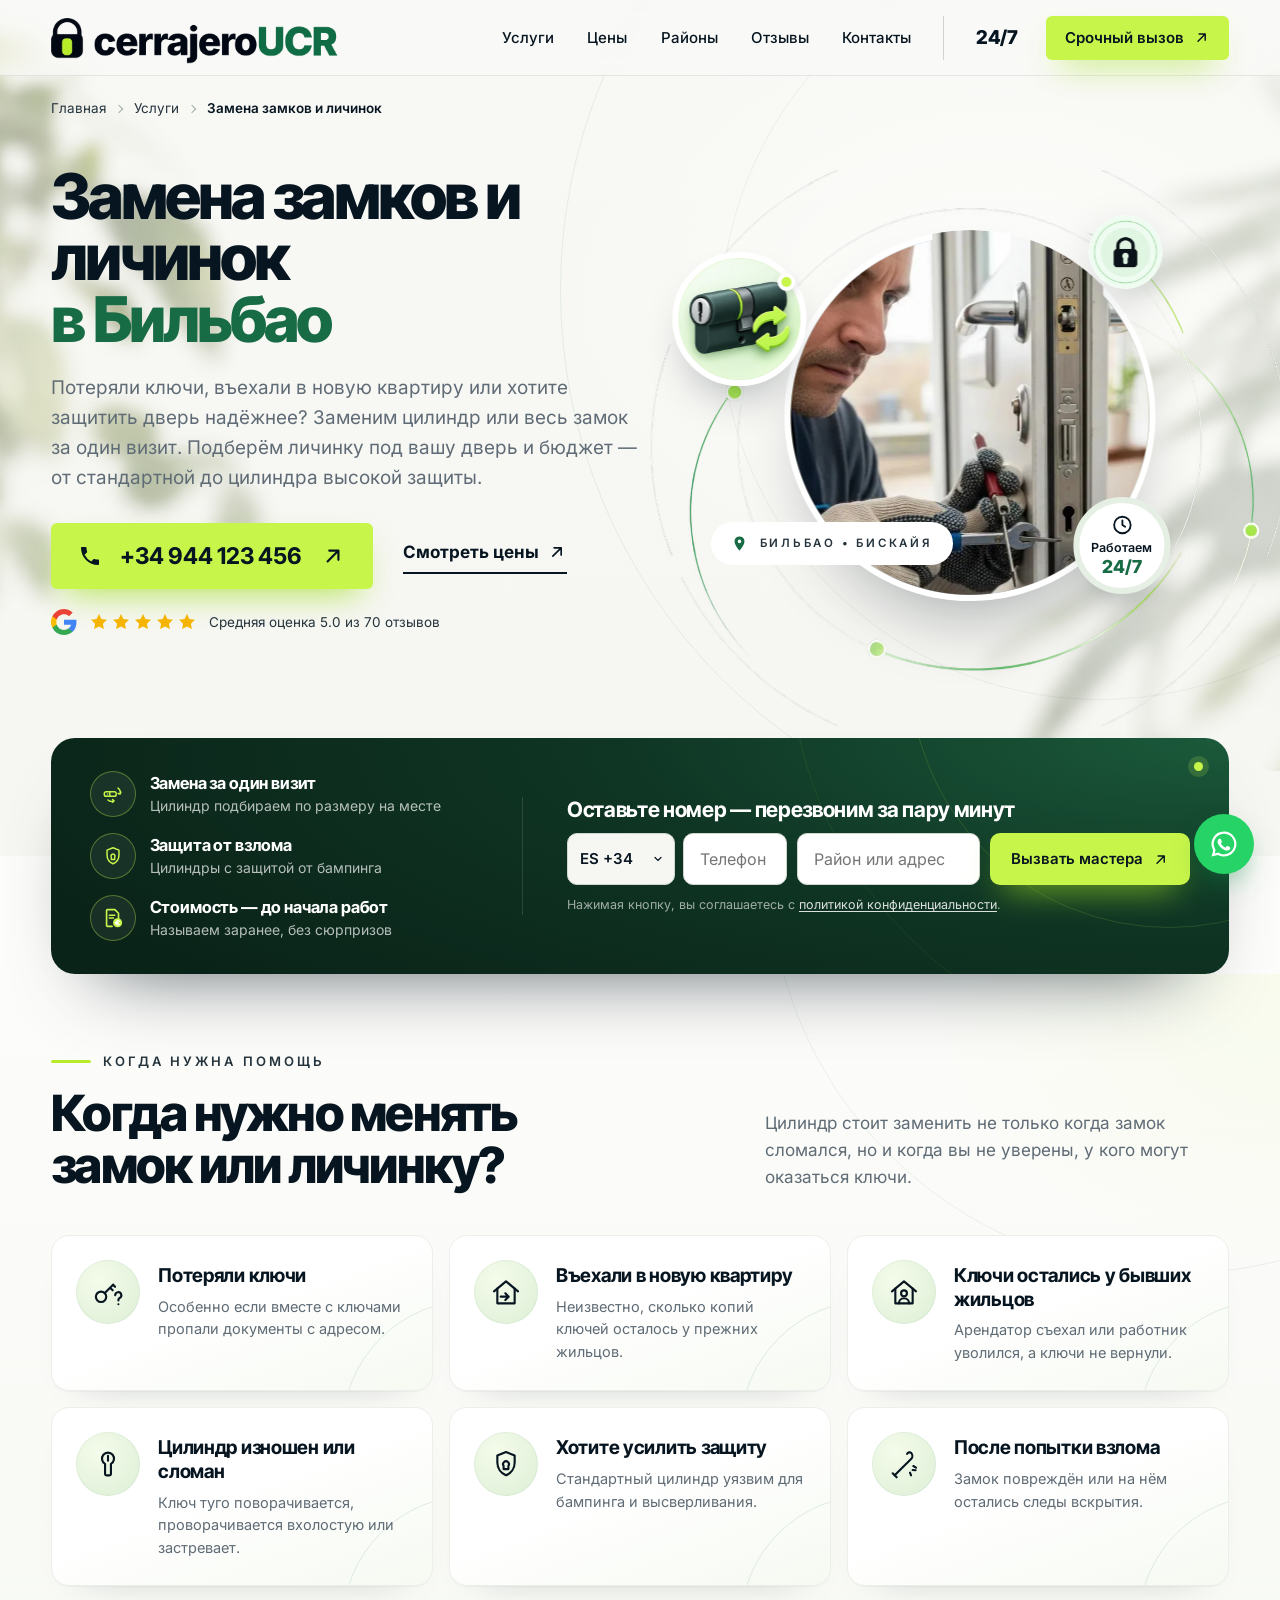
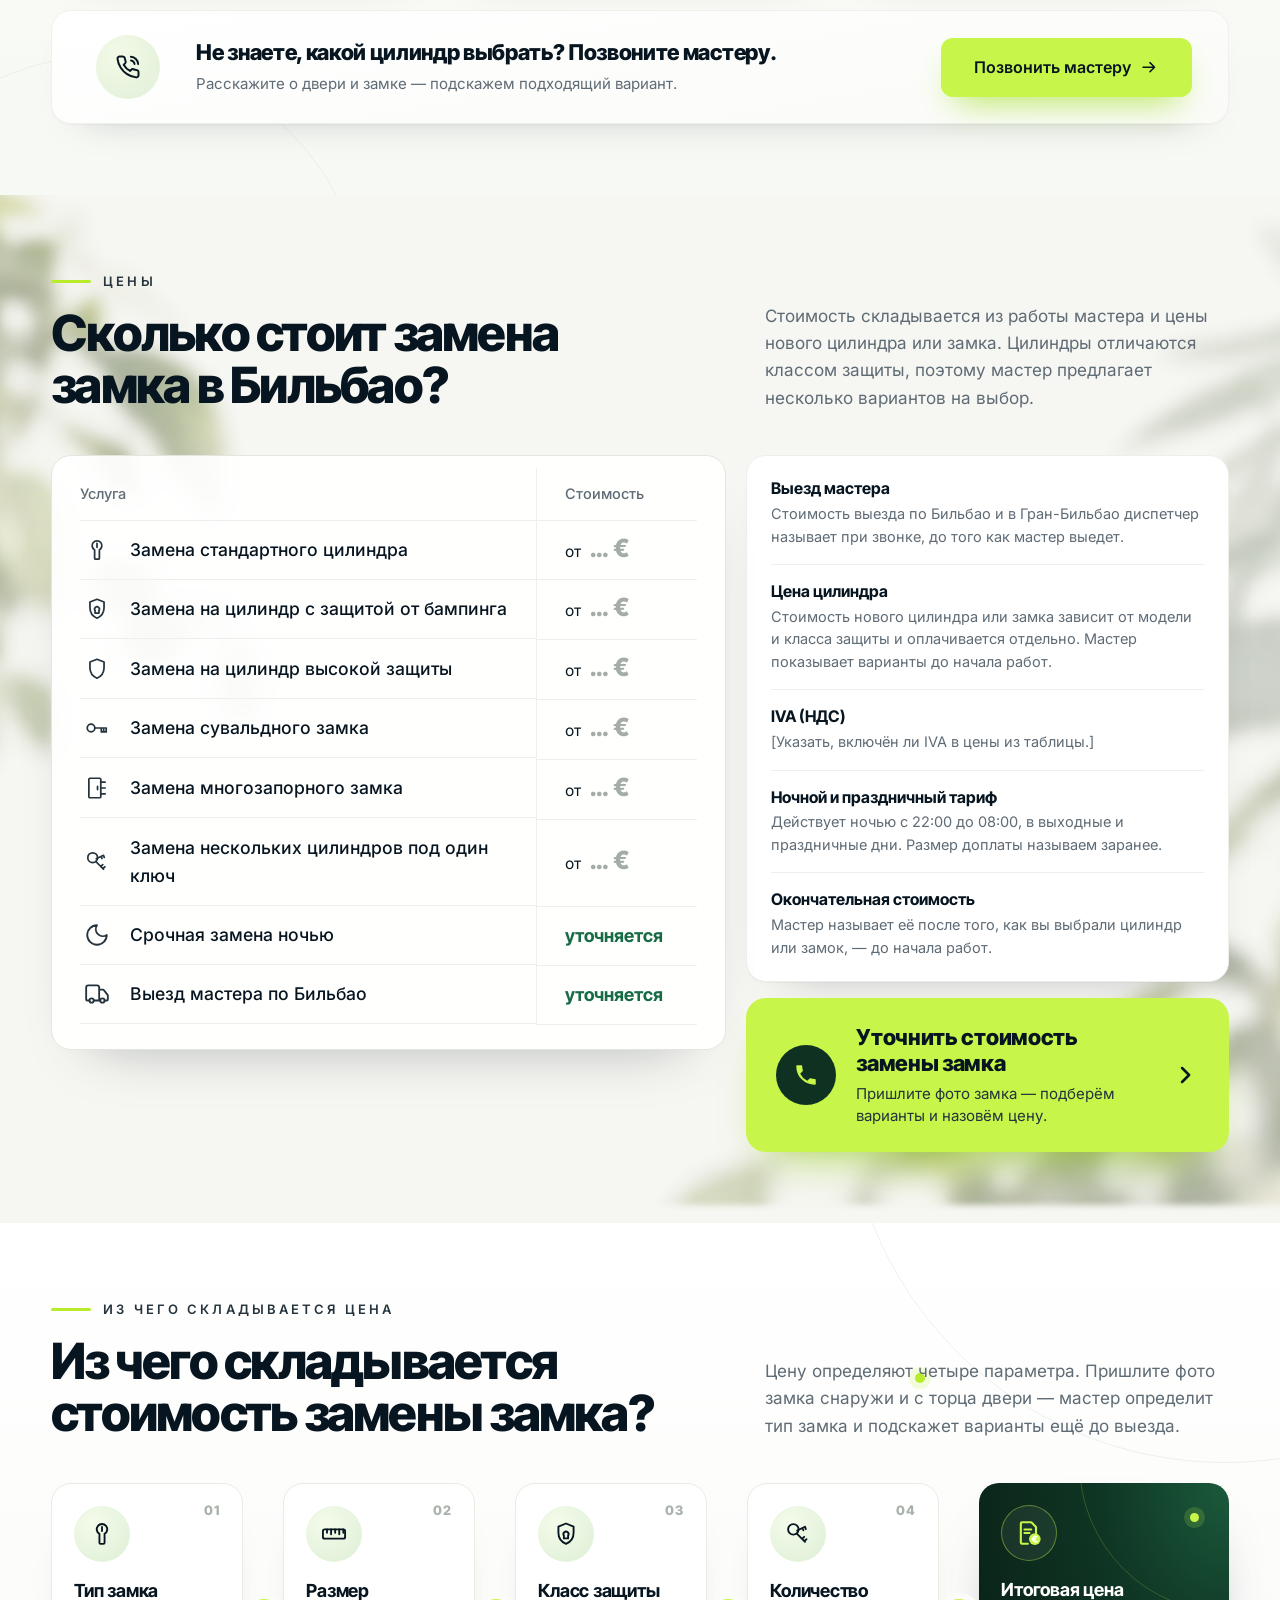
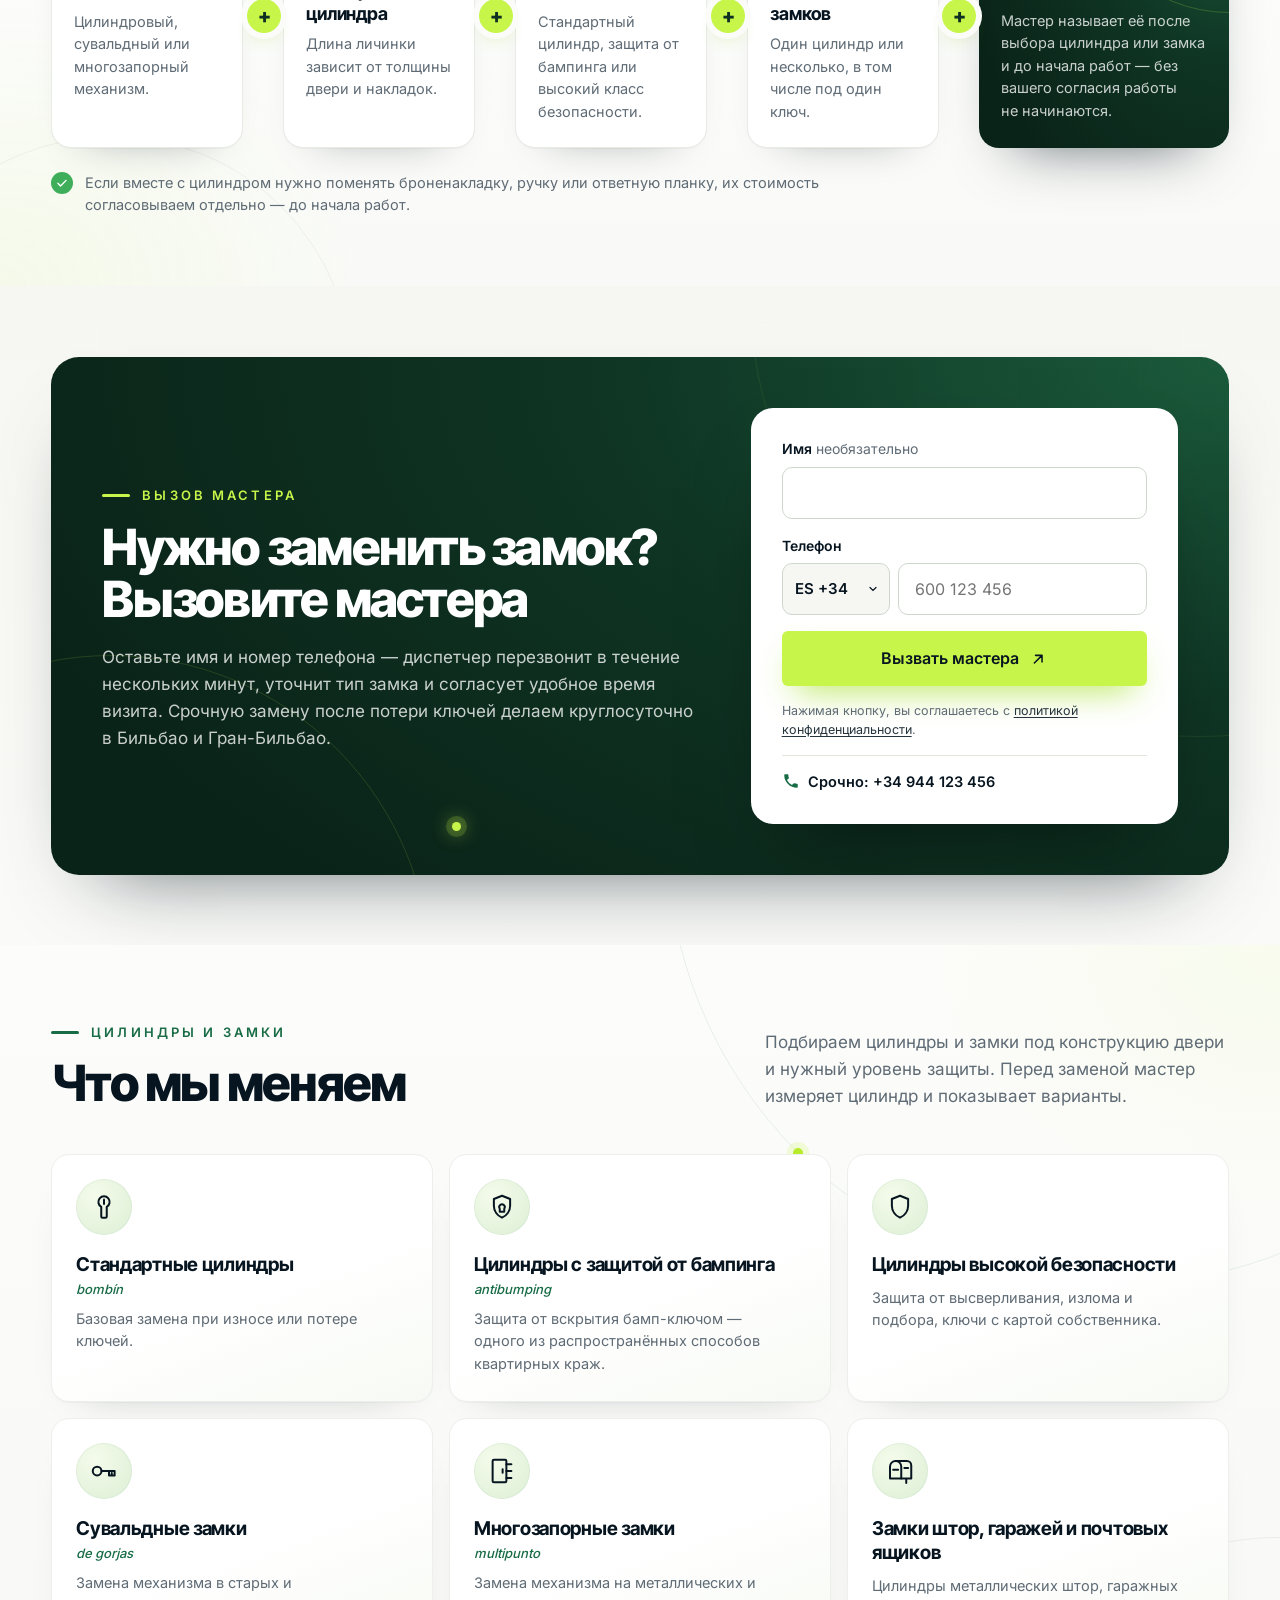
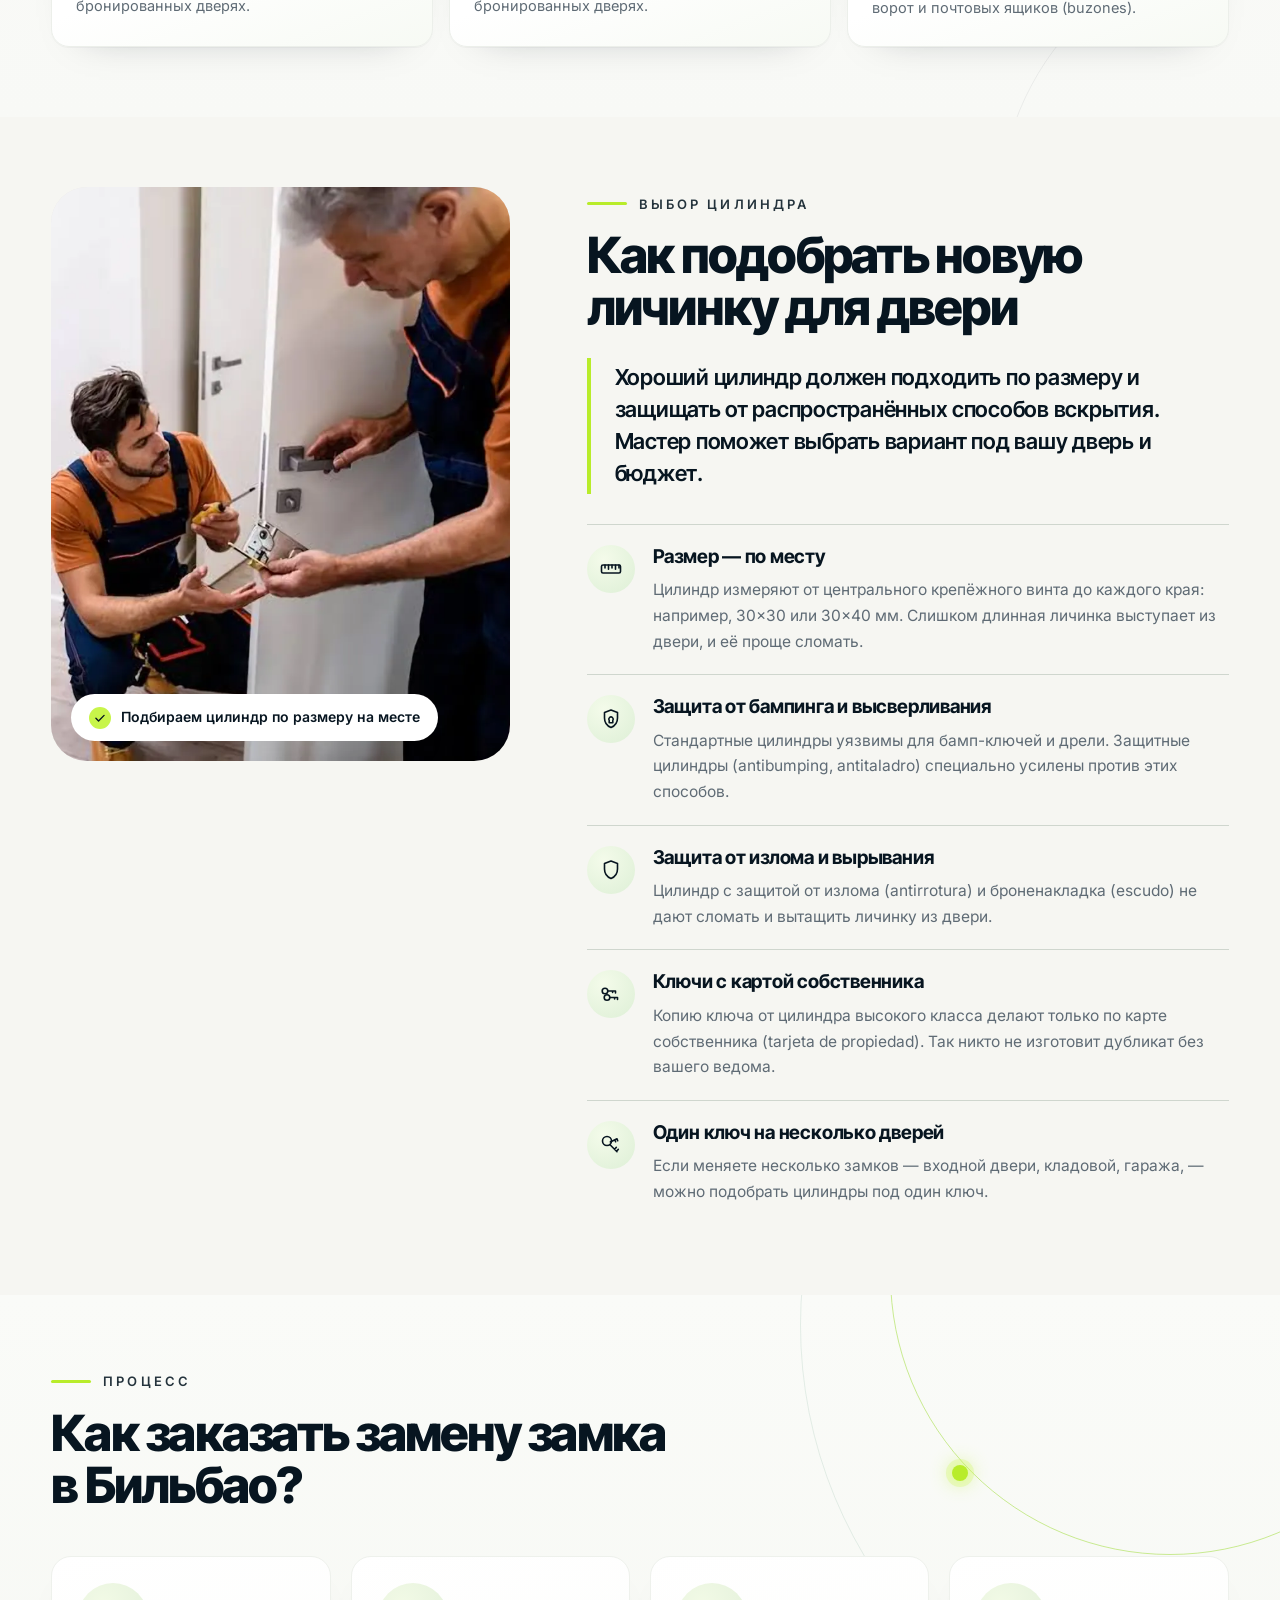
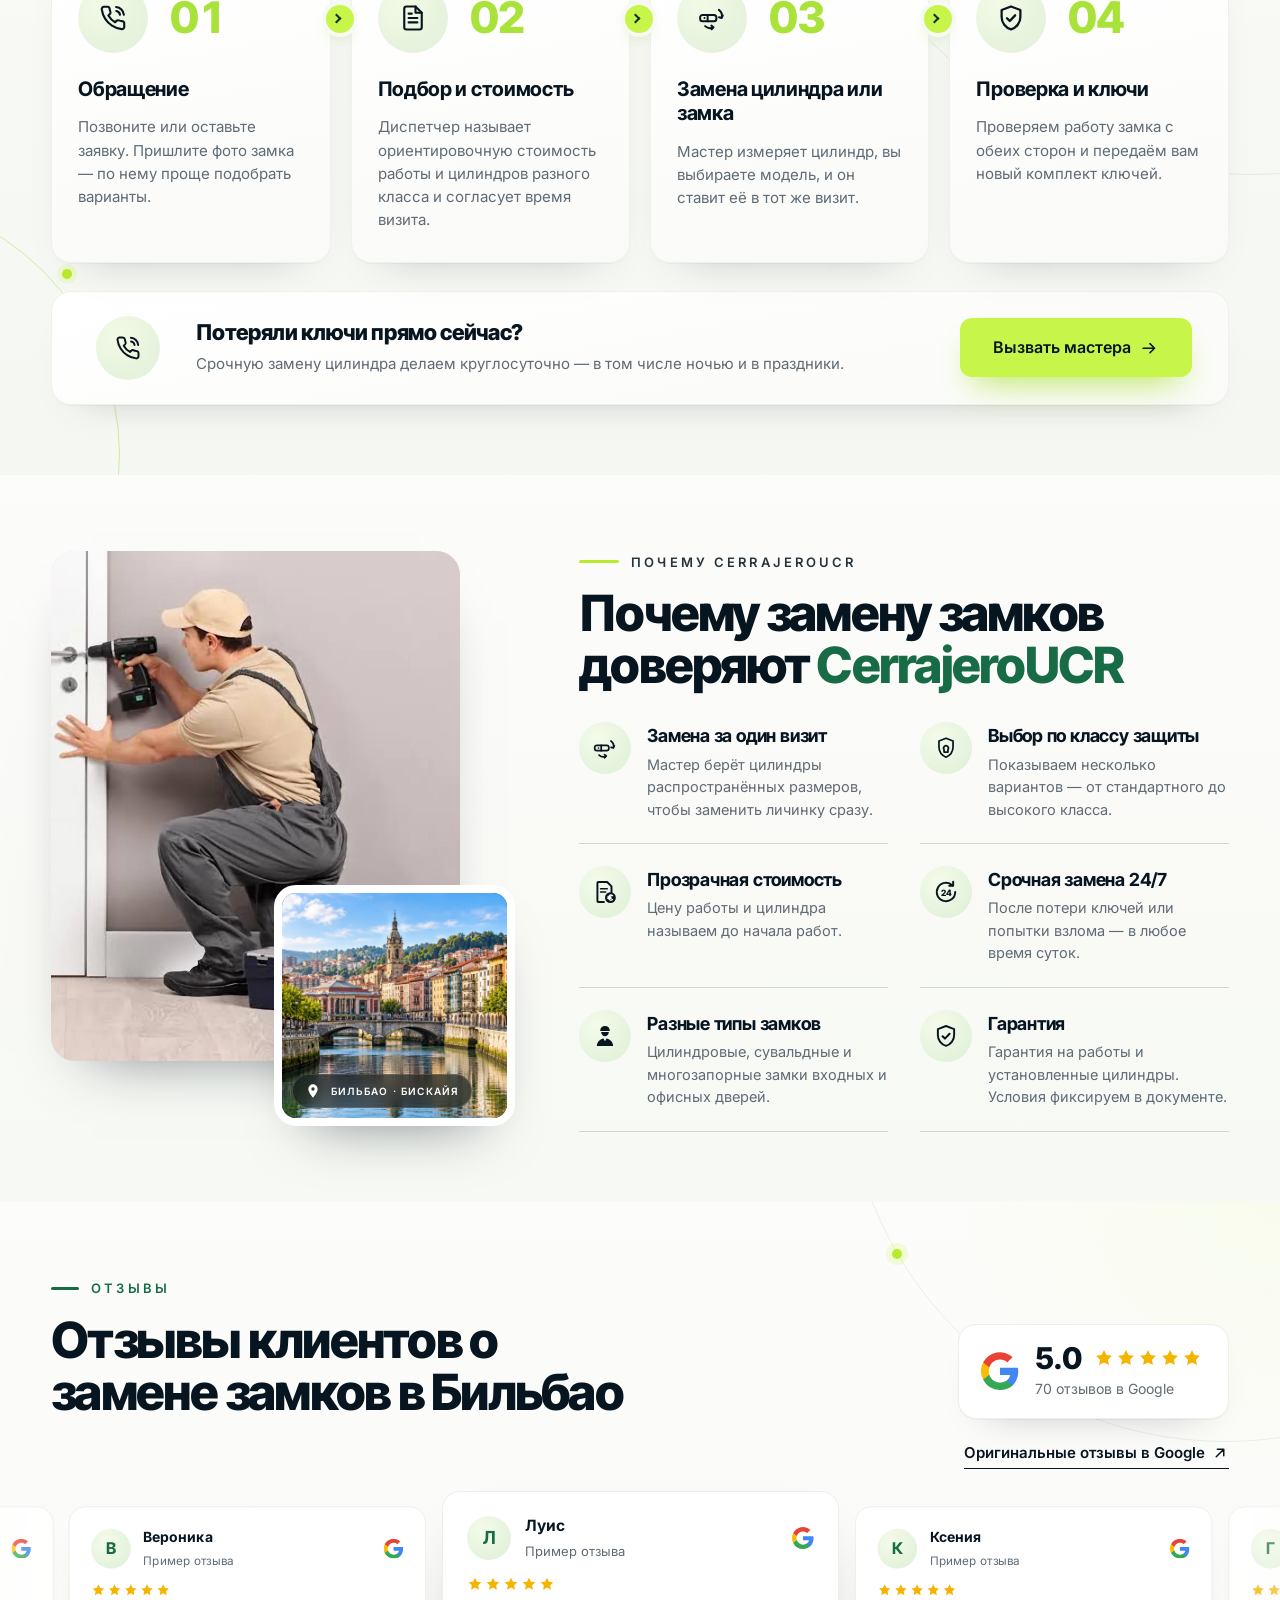
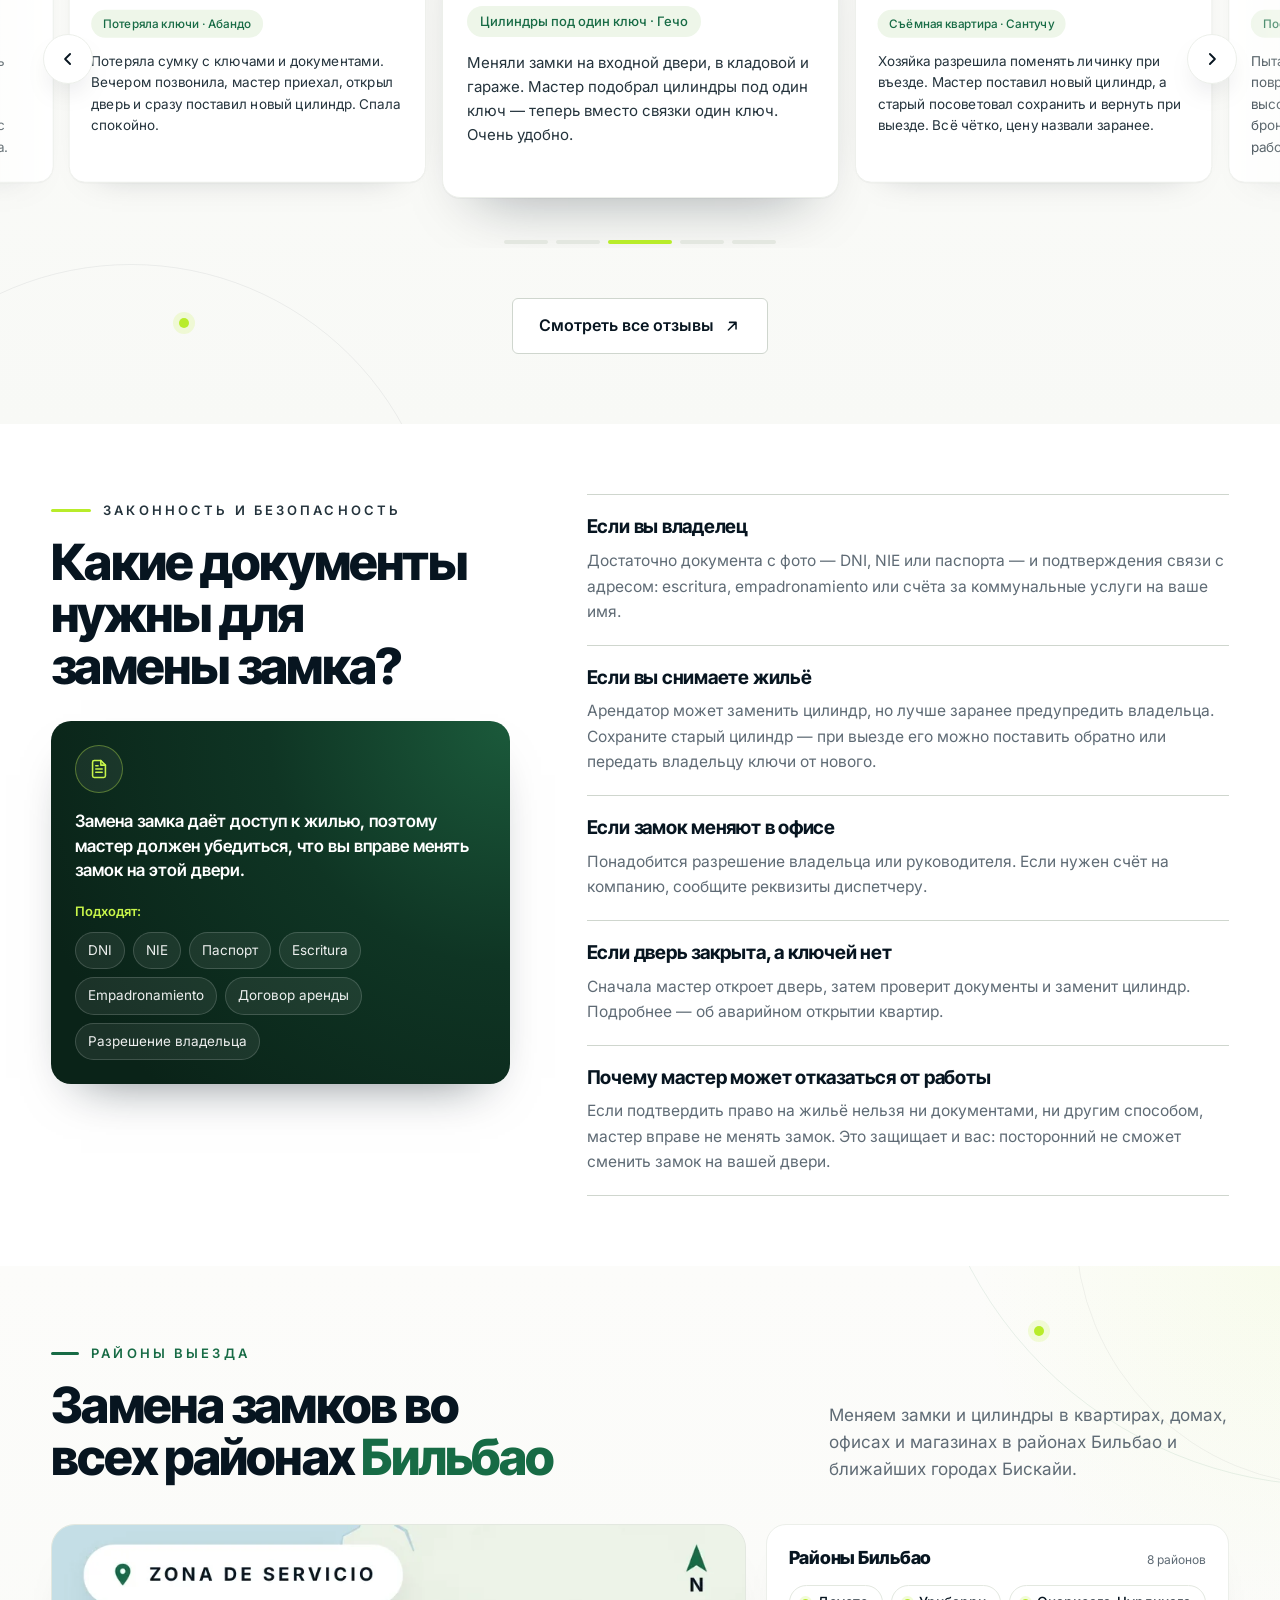
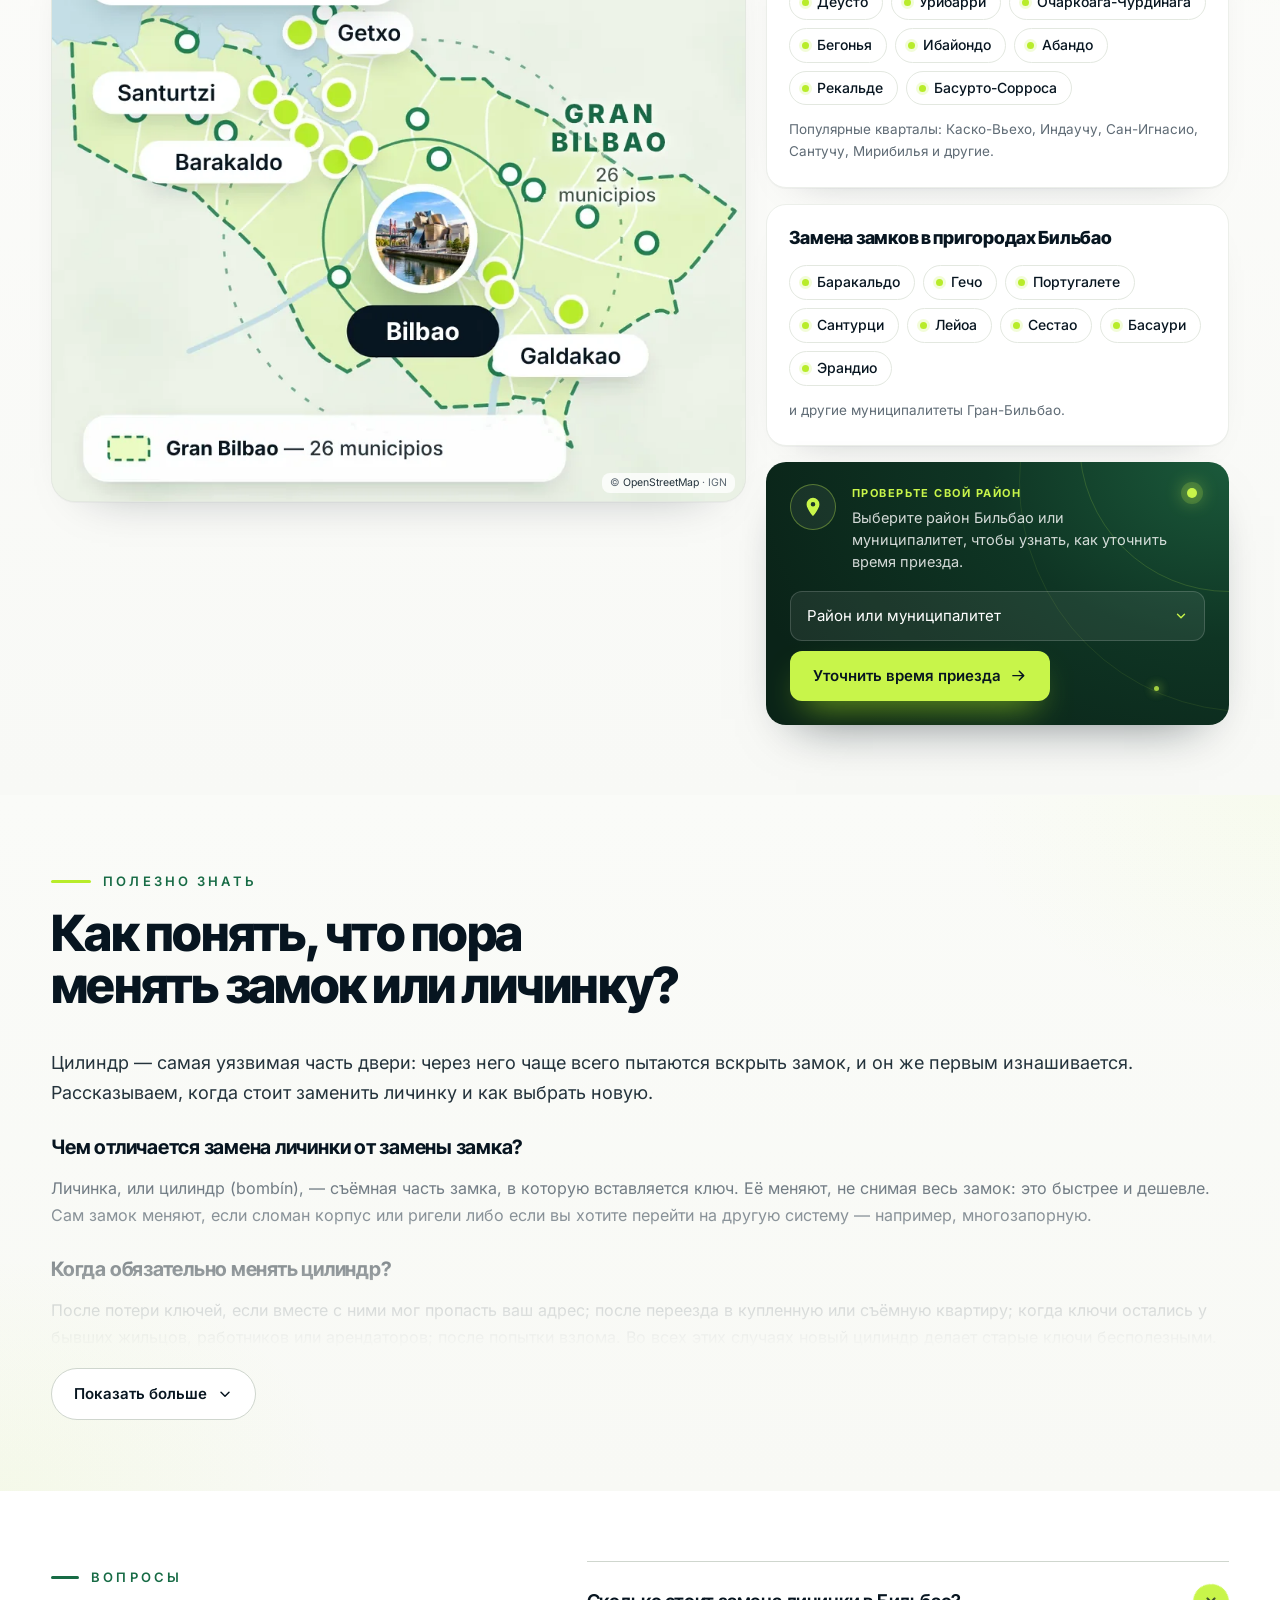
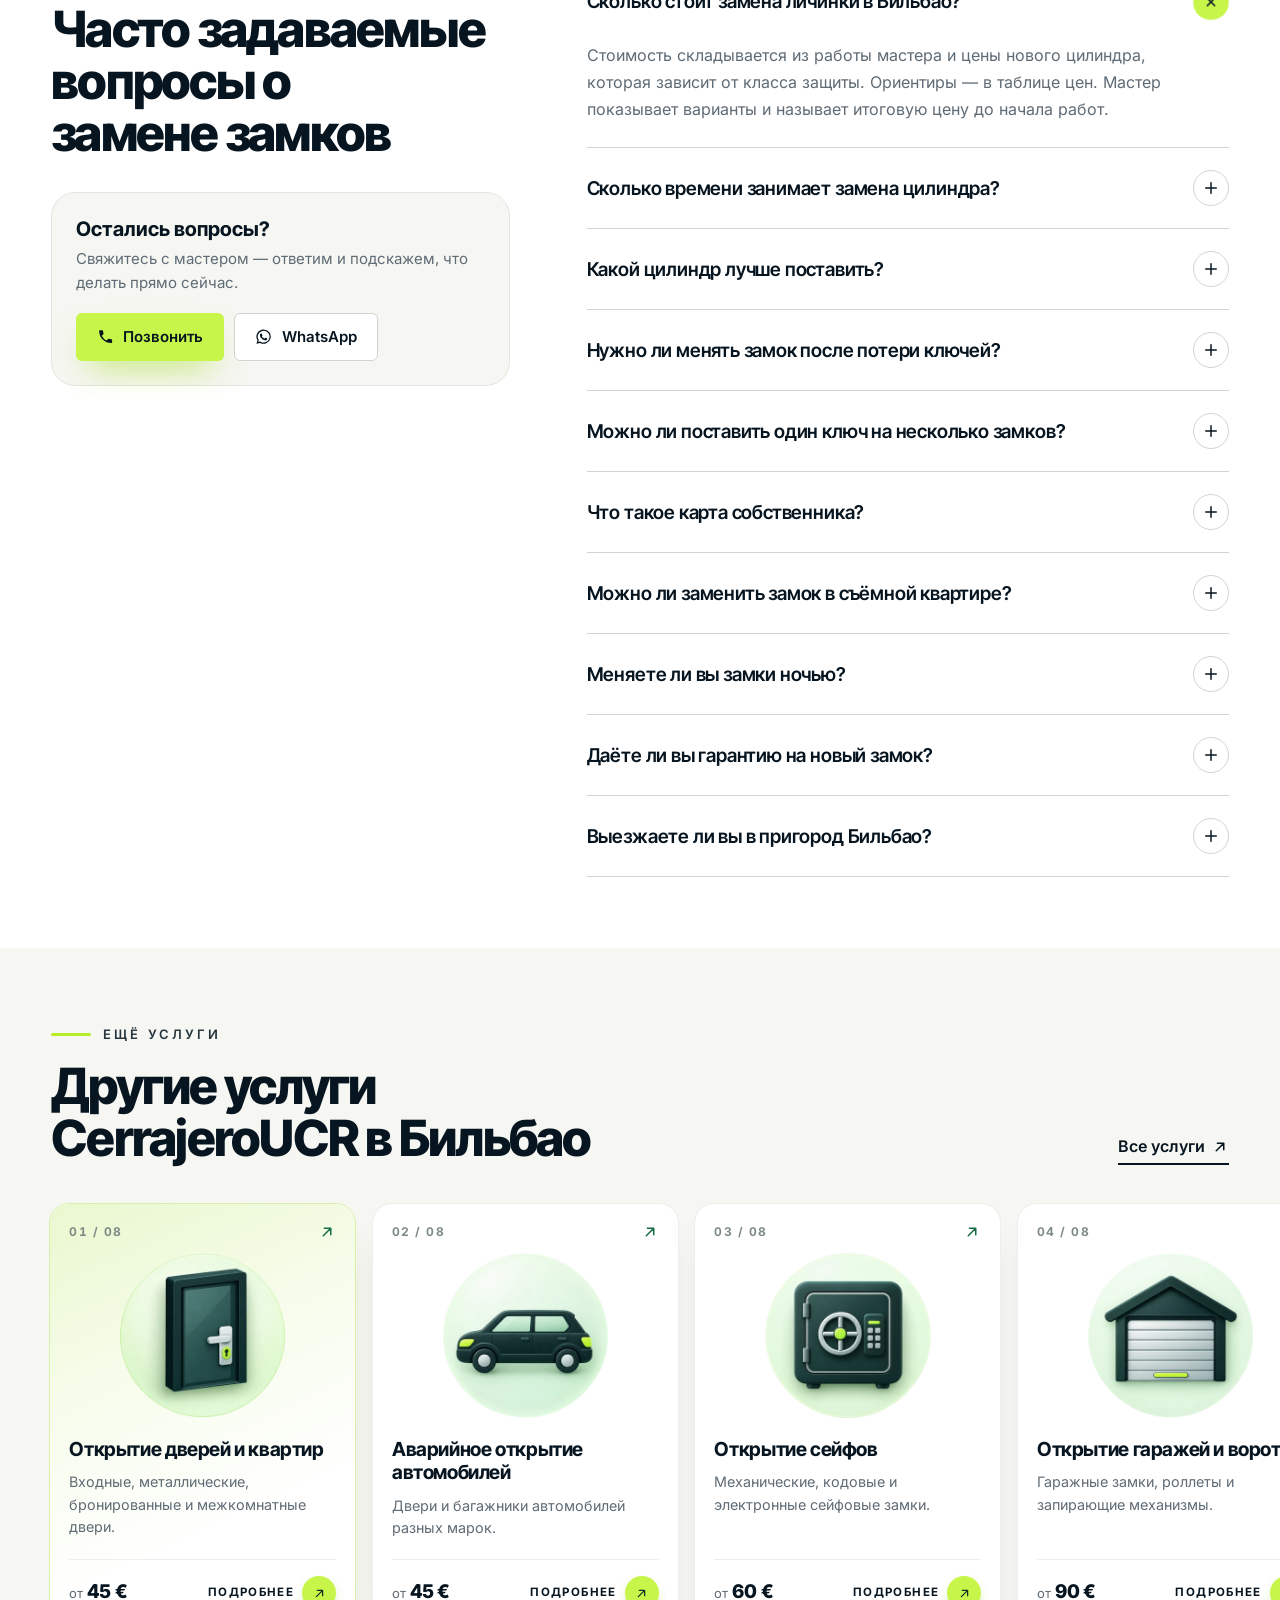
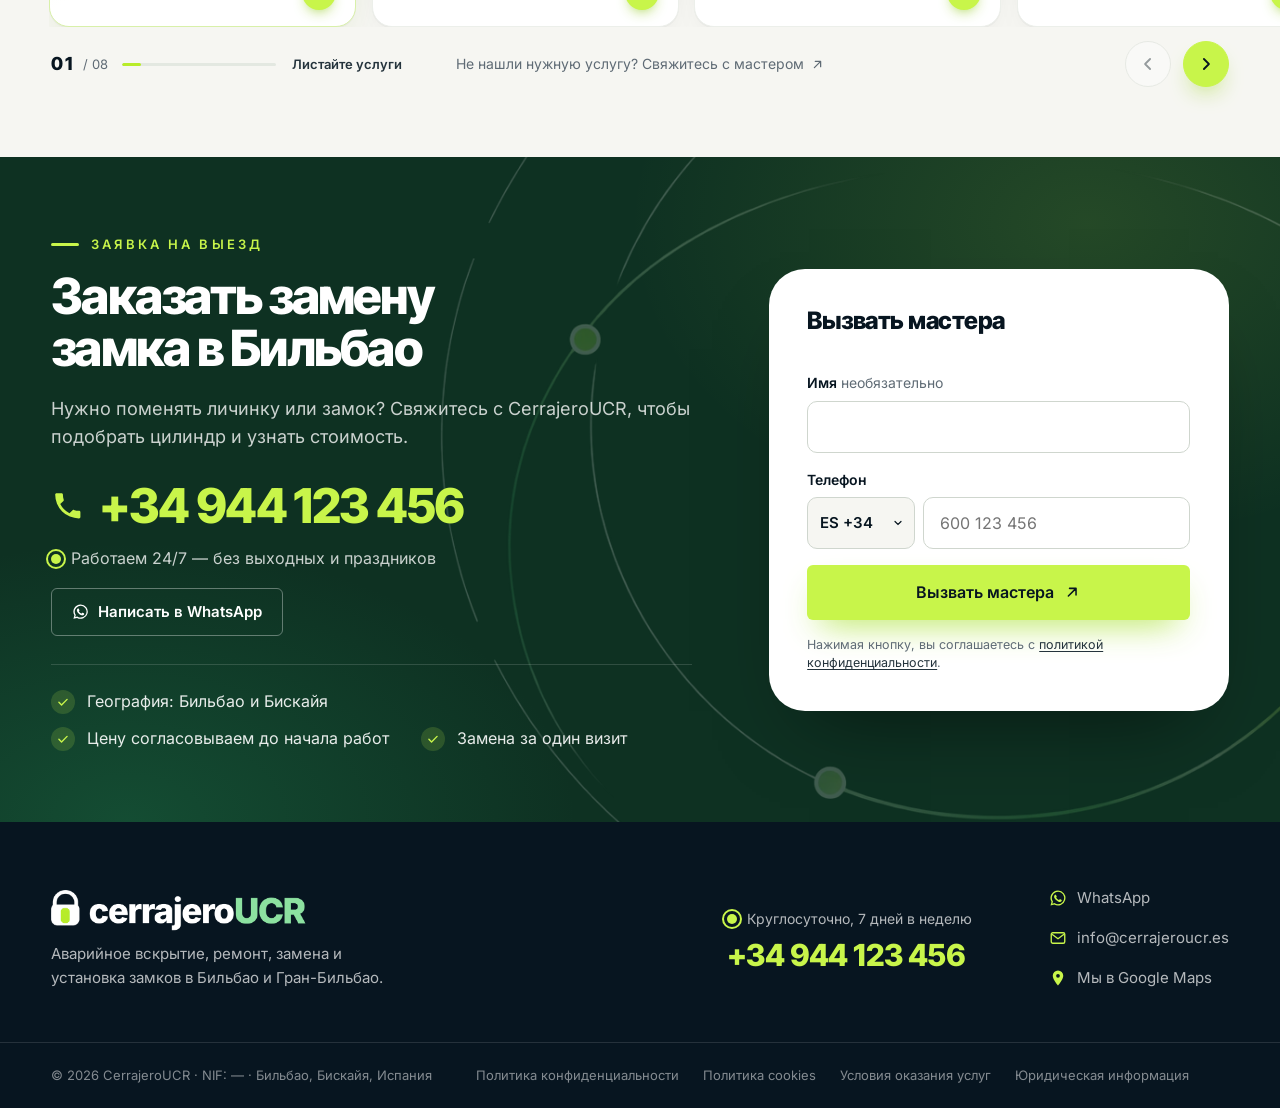
<file: servicios/cambio-de-cerraduras-y-bombines/index.html>
<!DOCTYPE html>
<html lang="ru">
<head>
  <meta charset="UTF-8">
  <meta name="viewport" content="width=device-width, initial-scale=1, viewport-fit=cover">

  <!-- TODO: заменить домен cerrajeroucr.es на реальный (canonical, OG, schema.org) -->
  <title>Замена замков и личинок в Бильбао — CerrajeroUCR</title>
  <meta name="description" content="Потеряли ключи или переехали? Заменим цилиндр или замок входной двери в Бильбао за один визит, есть личинки с защитой от бампинга. Цена — до начала работ.">
  <link rel="canonical" href="https://cerrajeroucr.es/servicios/cambio-de-cerraduras-y-bombines/">
  <meta name="robots" content="index, follow, max-image-preview:large">
  <!-- После перевода: hreflang для испанской версии
  <link rel="alternate" hreflang="es-ES" href="https://cerrajeroucr.es/servicios/cambio-de-cerraduras-y-bombines/">
  <link rel="alternate" hreflang="ru-ES" href="https://cerrajeroucr.es/ru/servicios/cambio-de-cerraduras-y-bombines/">
  <link rel="alternate" hreflang="x-default" href="https://cerrajeroucr.es/servicios/cambio-de-cerraduras-y-bombines/">
  -->

  <meta name="geo.region" content="ES-BI">
  <meta name="geo.placename" content="Bilbao">
  <meta name="geo.position" content="43.2630;-2.9350">
  <meta name="ICBM" content="43.2630, -2.9350">

  <meta property="og:type" content="website">
  <meta property="og:locale" content="ru_RU">
  <meta property="og:site_name" content="CerrajeroUCR">
  <meta property="og:title" content="Замена замков и личинок в Бильбао — CerrajeroUCR">
  <meta property="og:description" content="Заменим личинку или замок входной двери в Бильбао за один визит. Цилиндры с защитой от бампинга, цена — до начала работ.">
  <meta property="og:url" content="https://cerrajeroucr.es/servicios/cambio-de-cerraduras-y-bombines/">
  <meta property="og:image" content="https://cerrajeroucr.es/img/og-image.jpg">
  <meta property="og:image:width" content="1200">
  <meta property="og:image:height" content="630">
  <meta name="twitter:card" content="summary_large_image">

  <meta name="theme-color" content="#F6F6F2">
  <link rel="icon" type="image/png" sizes="32x32" href="../../img/favicon-32.png">
  <link rel="icon" type="image/png" sizes="192x192" href="../../img/favicon-192.png">
  <link rel="apple-touch-icon" href="../../img/apple-touch-icon.png">

  <link rel="preload" as="font" type="font/woff2" href="../../fonts/inter-tight-cyrillic-wght-normal.woff2" crossorigin>
  <link rel="preload" as="font" type="font/woff2" href="../../fonts/inter-cyrillic-wght-normal.woff2" crossorigin>
  <link rel="preload" as="image" href="../../img/master-multilock.webp" imagesrcset="../../img/master-multilock-640.webp 640w, ../../img/master-multilock.webp 1100w" imagesizes="(max-width: 760px) 80vw, 580px" fetchpriority="high">
  <link rel="stylesheet" href="../../css/style.css">
  <link rel="stylesheet" href="../../css/service.css">

  <script type="application/ld+json">
  {
    "@context": "https://schema.org",
    "@graph": [
      {
        "@type": "Locksmith",
        "@id": "https://cerrajeroucr.es/#business",
        "name": "CerrajeroUCR",
        "url": "https://cerrajeroucr.es/",
        "telephone": "+34944123456",
        "image": "https://cerrajeroucr.es/img/og-image.jpg",
        "address": {
          "@type": "PostalAddress",
          "addressLocality": "Bilbao",
          "addressRegion": "Bizkaia",
          "addressCountry": "ES"
        }
      },
      {
        "@type": "Service",
        "@id": "https://cerrajeroucr.es/servicios/cambio-de-cerraduras-y-bombines/#service",
        "name": "Замена замков и цилиндров в Бильбао",
        "serviceType": "Замена дверных замков и цилиндров (личинок)",
        "description": "Замена цилиндров (bombines) и замков входных, межкомнатных и офисных дверей: при потере ключей, переезде, износе механизма и для повышения защиты. Бильбао и Гран-Бильбао.",
        "provider": {
          "@id": "https://cerrajeroucr.es/#business"
        },
        "areaServed": [
          {
            "@type": "City",
            "name": "Bilbao"
          },
          {
            "@type": "AdministrativeArea",
            "name": "Gran Bilbao"
          }
        ],
        "hoursAvailable": {
          "@type": "OpeningHoursSpecification",
          "dayOfWeek": [
            "Monday",
            "Tuesday",
            "Wednesday",
            "Thursday",
            "Friday",
            "Saturday",
            "Sunday"
          ],
          "opens": "00:00",
          "closes": "23:59"
        }
      },
      {
        "@type": "BreadcrumbList",
        "@id": "https://cerrajeroucr.es/servicios/cambio-de-cerraduras-y-bombines/#breadcrumbs",
        "itemListElement": [
          {
            "@type": "ListItem",
            "position": 1,
            "name": "Главная",
            "item": "https://cerrajeroucr.es/"
          },
          {
            "@type": "ListItem",
            "position": 2,
            "name": "Услуги",
            "item": "https://cerrajeroucr.es/servicios/"
          },
          {
            "@type": "ListItem",
            "position": 3,
            "name": "Замена замков и личинок",
            "item": "https://cerrajeroucr.es/servicios/cambio-de-cerraduras-y-bombines/"
          }
        ]
      },
      {
        "@type": "WebPage",
        "@id": "https://cerrajeroucr.es/servicios/cambio-de-cerraduras-y-bombines/#webpage",
        "url": "https://cerrajeroucr.es/servicios/cambio-de-cerraduras-y-bombines/",
        "name": "Замена замков и личинок в Бильбао — CerrajeroUCR",
        "about": {
          "@id": "https://cerrajeroucr.es/servicios/cambio-de-cerraduras-y-bombines/#service"
        },
        "breadcrumb": {
          "@id": "https://cerrajeroucr.es/servicios/cambio-de-cerraduras-y-bombines/#breadcrumbs"
        },
        "inLanguage": "ru"
      }
    ]
  }
  </script>
  <!-- FAQ_JSONLD:start -->
  <script type="application/ld+json">
{
  "@context": "https://schema.org",
  "@type": "FAQPage",
  "mainEntity": [
    {
      "@type": "Question",
      "name": "Сколько стоит замена личинки в Бильбао?",
      "acceptedAnswer": {
        "@type": "Answer",
        "text": "Стоимость складывается из работы мастера и цены нового цилиндра, которая зависит от класса защиты. Ориентиры — в таблице цен. Мастер показывает варианты и называет итоговую цену до начала работ."
      }
    },
    {
      "@type": "Question",
      "name": "Сколько времени занимает замена цилиндра?",
      "acceptedAnswer": {
        "@type": "Answer",
        "text": "Обычно немного: замена личинки — одна из самых быстрых работ слесаря. Больше времени понадобится, если нужно менять весь замок, броненакладку или несколько цилиндров."
      }
    },
    {
      "@type": "Question",
      "name": "Какой цилиндр лучше поставить?",
      "acceptedAnswer": {
        "@type": "Answer",
        "text": "Для квартиры рекомендуем цилиндр как минимум с защитой от бампинга. Если дверь выходит на улицу или в доме были кражи — цилиндр высокого класса с защитой от высверливания и излома и с картой собственника. Мастер покажет варианты на месте."
      }
    },
    {
      "@type": "Question",
      "name": "Нужно ли менять замок после потери ключей?",
      "acceptedAnswer": {
        "@type": "Answer",
        "text": "Да, если вместе с ключами мог пропасть ваш адрес — документы, письма, брелок с номером квартиры. Замена цилиндра быстрая и недорогая, а старые ключи перестанут подходить."
      }
    },
    {
      "@type": "Question",
      "name": "Можно ли поставить один ключ на несколько замков?",
      "acceptedAnswer": {
        "@type": "Answer",
        "text": "Да, можно подобрать цилиндры, которые открываются одним ключом: например, для входной двери, кладовой и гаража. Возможность зависит от модели — мастер подскажет."
      }
    },
    {
      "@type": "Question",
      "name": "Что такое карта собственника?",
      "acceptedAnswer": {
        "@type": "Answer",
        "text": "Это карточка (tarjeta de propiedad), которая прилагается к цилиндрам высокого класса. Без неё мастерская не сделает копию ключа, поэтому никто не изготовит дубликат без вашего ведома."
      }
    },
    {
      "@type": "Question",
      "name": "Можно ли заменить замок в съёмной квартире?",
      "acceptedAnswer": {
        "@type": "Answer",
        "text": "Да, но лучше предупредить владельца и сохранить старый цилиндр. Подробнее — в разделе о документах."
      }
    },
    {
      "@type": "Question",
      "name": "Меняете ли вы замки ночью?",
      "acceptedAnswer": {
        "@type": "Answer",
        "text": "Да, срочную замену после потери ключей или попытки взлома делаем круглосуточно. Ночью и в праздники действует доплата — её размер диспетчер назовёт при звонке."
      }
    },
    {
      "@type": "Question",
      "name": "Даёте ли вы гарантию на новый замок?",
      "acceptedAnswer": {
        "@type": "Answer",
        "text": "Да, на работы и установленные цилиндры и замки. Условия и срок указываем в документе после работ."
      }
    },
    {
      "@type": "Question",
      "name": "Выезжаете ли вы в пригород Бильбао?",
      "acceptedAnswer": {
        "@type": "Answer",
        "text": "Да. Кроме всех районов Бильбао выезжаем в муниципалитеты Гран-Бильбао: Баракальдо, Гечо, Португалете, Сантурци, Лейоа, Сестао, Басаури, Эрандио и другие. Стоимость и время приезда за город диспетчер назовёт при звонке. Проверить свой район можно на карте выезда."
      }
    }
  ]
}
  </script>
  <!-- FAQ_JSONLD:end -->
</head>
<body>

<svg class="sprite" aria-hidden="true" focusable="false" xmlns="http://www.w3.org/2000/svg">
  <symbol id="i-arrow" viewBox="0 0 24 24"><path d="M7 17 17 7M8.5 7H17v8.5" fill="none" stroke="currentColor" stroke-width="2" stroke-linecap="round" stroke-linejoin="round"/></symbol>
  <symbol id="i-arrow-right" viewBox="0 0 24 24"><path d="M4 12h15M13 6l6 6-6 6" fill="none" stroke="currentColor" stroke-width="2" stroke-linecap="round" stroke-linejoin="round"/></symbol>
  <symbol id="i-phone" viewBox="0 0 24 24"><path fill="currentColor" d="M6.6 10.8a15.2 15.2 0 0 0 6.6 6.6l2.2-2.2c.3-.3.7-.4 1-.2 1.1.4 2.3.6 3.6.6.6 0 1 .4 1 1V20c0 .6-.4 1-1 1A17 17 0 0 1 3 4c0-.6.4-1 1-1h3.5c.6 0 1 .4 1 1 0 1.3.2 2.5.6 3.6.1.3 0 .7-.2 1z"/></symbol>
  <symbol id="i-clock" viewBox="0 0 24 24"><circle cx="12" cy="12" r="9" fill="none" stroke="currentColor" stroke-width="2"/><path d="M12 7v5l3 2" fill="none" stroke="currentColor" stroke-width="2" stroke-linecap="round" stroke-linejoin="round"/></symbol>
  <symbol id="i-pin" viewBox="0 0 24 24"><path fill="currentColor" d="M12 2a7 7 0 0 0-7 7c0 5.2 7 13 7 13s7-7.8 7-13a7 7 0 0 0-7-7zm0 9.5A2.5 2.5 0 1 1 12 6.5a2.5 2.5 0 0 1 0 5z"/></symbol>
  <symbol id="i-star" viewBox="0 0 24 24"><path fill="currentColor" d="m12 2.5 2.9 6 6.6.9-4.8 4.6 1.2 6.5L12 17.4l-5.9 3.1 1.2-6.5L2.5 9.4l6.6-.9z"/></symbol>
  <symbol id="i-check" viewBox="0 0 24 24"><path d="m5 12.5 4.5 4.5L19 7.5" fill="none" stroke="currentColor" stroke-width="2.4" stroke-linecap="round" stroke-linejoin="round"/></symbol>
  <symbol id="i-chev-left" viewBox="0 0 24 24"><path d="M14.5 6 8.5 12l6 6" fill="none" stroke="currentColor" stroke-width="2.2" stroke-linecap="round" stroke-linejoin="round"/></symbol>
  <symbol id="i-chev-right" viewBox="0 0 24 24"><path d="m9.5 6 6 6-6 6" fill="none" stroke="currentColor" stroke-width="2.2" stroke-linecap="round" stroke-linejoin="round"/></symbol>
  <symbol id="i-door" viewBox="0 0 24 24"><g fill="none" stroke="currentColor" stroke-width="1.7" stroke-linecap="round" stroke-linejoin="round"><rect x="6" y="3" width="12" height="18" rx="1"/><path d="M3.5 21h17"/></g><circle cx="14.6" cy="12.4" r="1" fill="currentColor"/></symbol>
  <symbol id="i-car" viewBox="0 0 24 24"><g fill="none" stroke="currentColor" stroke-width="1.7" stroke-linecap="round" stroke-linejoin="round"><path d="M3.5 16v-3.2L5.6 8a1.6 1.6 0 0 1 1.5-1h9.8a1.6 1.6 0 0 1 1.5 1l2.1 4.8V16a1 1 0 0 1-1 1h-1M6 17H4.5a1 1 0 0 1-1-1"/><path d="M3.5 12.5h17M10 17h4"/><circle cx="8" cy="17" r="2"/><circle cx="16" cy="17" r="2"/></g></symbol>
  <symbol id="i-safe" viewBox="0 0 24 24"><g fill="none" stroke="currentColor" stroke-width="1.7" stroke-linecap="round" stroke-linejoin="round"><rect x="3" y="4" width="18" height="15" rx="2"/><circle cx="11" cy="11.5" r="3.2"/><path d="M11 8.3v1.2M11 13.5v1.2M7.8 11.5H9M13 11.5h1.2M17.5 9v5M6 19v1.5M18 19v1.5"/></g></symbol>
  <symbol id="i-wrench" viewBox="0 0 24 24"><path fill="none" stroke="currentColor" stroke-width="1.7" stroke-linecap="round" stroke-linejoin="round" d="M14.7 6.3a1 1 0 0 0 0 1.4l1.6 1.6a1 1 0 0 0 1.4 0l3.8-3.8a6 6 0 0 1-7.9 7.9l-6.9 6.9a2.1 2.1 0 0 1-3-3l6.9-6.9a6 6 0 0 1 7.9-7.9z"/></symbol>
  <symbol id="i-gear" viewBox="0 0 24 24"><g fill="none" stroke="currentColor" stroke-width="1.7" stroke-linecap="round" stroke-linejoin="round"><path d="M12.2 2h-.4a2 2 0 0 0-2 2v.2a2 2 0 0 1-1 1.7l-.4.3a2 2 0 0 1-2 0l-.2-.1a2 2 0 0 0-2.7.7l-.2.4a2 2 0 0 0 .7 2.7l.2.1a2 2 0 0 1 1 1.7v.5a2 2 0 0 1-1 1.7l-.2.1a2 2 0 0 0-.7 2.7l.2.4a2 2 0 0 0 2.7.7l.2-.1a2 2 0 0 1 2 0l.4.3a2 2 0 0 1 1 1.7v.2a2 2 0 0 0 2 2h.4a2 2 0 0 0 2-2v-.2a2 2 0 0 1 1-1.7l.4-.3a2 2 0 0 1 2 0l.2.1a2 2 0 0 0 2.7-.7l.2-.4a2 2 0 0 0-.7-2.7l-.2-.1a2 2 0 0 1-1-1.7v-.5a2 2 0 0 1 1-1.7l.2-.1a2 2 0 0 0 .7-2.7l-.2-.4a2 2 0 0 0-2.7-.7l-.2.1a2 2 0 0 1-2 0l-.4-.3a2 2 0 0 1-1-1.7V4a2 2 0 0 0-2-2z"/><circle cx="12" cy="12" r="3"/></g></symbol>
  <symbol id="i-truck" viewBox="0 0 24 24"><g fill="none" stroke="currentColor" stroke-width="1.7" stroke-linecap="round" stroke-linejoin="round"><path d="M14 18V6a2 2 0 0 0-2-2H4a2 2 0 0 0-2 2v11a1 1 0 0 0 1 1h2M15 18H9M19 18h2a1 1 0 0 0 1-1v-3.6a1 1 0 0 0-.2-.6l-3.5-4.4a1 1 0 0 0-.8-.4H14"/><circle cx="17" cy="18" r="2"/><circle cx="7" cy="18" r="2"/></g></symbol>
  <symbol id="i-warning" viewBox="0 0 24 24"><g fill="none" stroke="currentColor" stroke-width="1.7" stroke-linecap="round" stroke-linejoin="round"><path d="M10.3 3.9 1.8 18a2 2 0 0 0 1.7 3h17a2 2 0 0 0 1.7-3L13.7 3.9a2 2 0 0 0-3.4 0z"/><path d="M12 9v4M12 17h.01"/></g></symbol>
  <symbol id="i-garage" viewBox="0 0 24 24"><g fill="none" stroke="currentColor" stroke-width="1.7" stroke-linecap="round" stroke-linejoin="round"><path d="M3 20.5V9l9-5.5L21 9v11.5"/><path d="M6.5 20.5V12h11v8.5M6.5 15h11M6.5 18h11"/></g></symbol>
  <symbol id="i-key" viewBox="0 0 24 24"><g fill="none" stroke="currentColor" stroke-width="1.7" stroke-linecap="round" stroke-linejoin="round"><circle cx="7.5" cy="15.5" r="5"/><path d="m11 12 9.5-9.5M15.5 7.5l3 3M18 5l2.5 2.5"/></g></symbol>
  <symbol id="i-moon" viewBox="0 0 24 24"><path fill="none" stroke="currentColor" stroke-width="1.7" stroke-linecap="round" stroke-linejoin="round" d="M12 3a6.5 6.5 0 0 0 9 9 9 9 0 1 1-9-9z"/></symbol>
  <symbol id="i-van" viewBox="0 0 24 24"><path fill="currentColor" d="M6 7.5A1.5 1.5 0 0 1 7.5 6h8A1.5 1.5 0 0 1 17 7.5V9h2.3c.5 0 .9.2 1.2.6l1.8 2.4c.2.3.3.6.3.9v2.6a1.5 1.5 0 0 1-1.5 1.5h-.6a2.4 2.4 0 0 0-4.6 0h-4.4a2.4 2.4 0 0 0-4.6 0H7.5A1.5 1.5 0 0 1 6 15.5z"/><path fill="#fff" d="M17.7 10.3h1.4l1.4 1.9h-2.8z"/><circle cx="9.8" cy="17.3" r="1.8" fill="currentColor"/><circle cx="18.6" cy="17.3" r="1.8" fill="currentColor"/><path d="M1.5 9h3M.8 12h3.7M2 15h2.5" fill="none" stroke="currentColor" stroke-width="1.6" stroke-linecap="round"/></symbol>
  <symbol id="i-clock24" viewBox="0 0 24 24"><path d="M20.5 12a8.5 8.5 0 1 1-2.5-6" fill="none" stroke="currentColor" stroke-width="1.8" stroke-linecap="round"/><path d="M18.6 2.6v3.6h-3.6" fill="none" stroke="currentColor" stroke-width="1.8" stroke-linecap="round" stroke-linejoin="round"/><text x="12.2" y="15.3" text-anchor="middle" font-size="8" font-weight="800" fill="currentColor" font-family="Inter Tight, Inter, Arial, sans-serif">24</text></symbol>
  <symbol id="i-shield-lock" viewBox="0 0 24 24"><path d="M12 2.8 4.5 5.6v5.6c0 4.6 3.1 8.6 7.5 9.9 4.4-1.3 7.5-5.3 7.5-9.9V5.6z" fill="none" stroke="currentColor" stroke-width="1.8" stroke-linejoin="round"/><path d="M10.2 11.2V9.9a1.8 1.8 0 0 1 3.6 0v1.3" fill="none" stroke="currentColor" stroke-width="1.6"/><rect x="8.9" y="11.1" width="6.2" height="4.9" rx="1" fill="currentColor"/></symbol>
  <symbol id="i-doc-euro" viewBox="0 0 24 24"><path d="M6 2.8h8l4 4V13M11 21.2H6a1 1 0 0 1-1-1V3.8a1 1 0 0 1 1-1" fill="none" stroke="currentColor" stroke-width="1.8" stroke-linecap="round" stroke-linejoin="round"/><path d="M8 9h6M8 12h4.5" fill="none" stroke="currentColor" stroke-width="1.6" stroke-linecap="round"/><circle cx="17" cy="17.2" r="5" fill="currentColor"/><path d="M19 15.4a2.3 2.3 0 1 0 0 3.6M14.6 16.6h3M14.6 17.9h3" fill="none" stroke="#fff" stroke-width="1.2" stroke-linecap="round"/></symbol>
  <symbol id="i-worker" viewBox="0 0 24 24"><path fill="currentColor" d="M12 2.8c-2.6 0-4.4 1.8-4.4 4.1v.4h8.8v-.4c0-2.3-1.8-4.1-4.4-4.1z"/><path fill="currentColor" d="M8.4 8.4h7.2c-.2 2.2-1.7 3.9-3.6 3.9s-3.4-1.7-3.6-3.9zM4.5 21.2c.2-3.9 3.2-6.4 6.1-6.8l1.4 2.4 1.4-2.4c2.9.4 5.9 2.9 6.1 6.8z"/></symbol>
  <symbol id="i-shield-check" viewBox="0 0 24 24"><path d="M12 2.8 4.5 5.6v5.6c0 4.6 3.1 8.6 7.5 9.9 4.4-1.3 7.5-5.3 7.5-9.9V5.6z" fill="none" stroke="currentColor" stroke-width="1.8" stroke-linejoin="round"/><path d="m8.8 12.2 2.2 2.2 4.3-4.5" fill="none" stroke="currentColor" stroke-width="1.9" stroke-linecap="round" stroke-linejoin="round"/></symbol>
  <symbol id="i-phone-ring" viewBox="0 0 24 24"><g fill="none" stroke="currentColor" stroke-width="1.7" stroke-linecap="round" stroke-linejoin="round"><path d="M21 16.4v2.7a1.8 1.8 0 0 1-2 1.8 17.8 17.8 0 0 1-7.8-2.8 17.6 17.6 0 0 1-5.4-5.4A17.8 17.8 0 0 1 3 4.9 1.8 1.8 0 0 1 4.8 3h2.7a1.8 1.8 0 0 1 1.8 1.5c.1.9.3 1.7.6 2.5a1.8 1.8 0 0 1-.4 1.9L8.3 10a14.4 14.4 0 0 0 5.4 5.4l1.1-1.1a1.8 1.8 0 0 1 1.9-.4c.8.3 1.6.5 2.5.6a1.8 1.8 0 0 1 1.8 1.9z"/><path d="M14.5 3.2a6.8 6.8 0 0 1 6.2 6.2M14.6 6.4a3.6 3.6 0 0 1 3 3"/></g></symbol>
  <symbol id="i-doc" viewBox="0 0 24 24"><g fill="none" stroke="currentColor" stroke-width="1.7" stroke-linecap="round" stroke-linejoin="round"><path d="M14 2.8H6.8a1.8 1.8 0 0 0-1.8 1.8v14.8a1.8 1.8 0 0 0 1.8 1.8h10.4a1.8 1.8 0 0 0 1.8-1.8V7.8z"/><path d="M14 2.8v5h5M8.5 12h7M8.5 15.5h7M8.5 8.5h2.5"/></g></symbol>
  <symbol id="i-van-line" viewBox="0.6 4.2 21.4 15"><g fill="none" stroke="currentColor" stroke-width="1.5" stroke-linecap="round" stroke-linejoin="round"><path d="M7 7.2h9.3v8.6M7 7.2v8.6h1.3M16.3 9.7h2.6l2.6 3.3v2.8h-1.3M13.3 15.8H11"/><circle cx="9.7" cy="16.4" r="1.6"/><circle cx="18.6" cy="16.4" r="1.6"/><path d="M2 10h3M1 12.6h4M2.5 15.2h2"/></g></symbol>
  <symbol id="i-plus" viewBox="0 0 24 24"><path d="M12 5v14M5 12h14" fill="none" stroke="currentColor" stroke-width="2" stroke-linecap="round"/></symbol>
  <symbol id="i-camera" viewBox="0 0 24 24"><path d="M4 8h3l2-3h6l2 3h3a1 1 0 0 1 1 1v10a1 1 0 0 1-1 1H4a1 1 0 0 1-1-1V9a1 1 0 0 1 1-1z" fill="none" stroke="currentColor" stroke-width="1.8" stroke-linejoin="round"/><circle cx="12" cy="13.5" r="3.5" fill="none" stroke="currentColor" stroke-width="1.8"/></symbol>
  <symbol id="i-mail" viewBox="0 0 24 24"><rect x="3" y="5" width="18" height="14" rx="2" fill="none" stroke="currentColor" stroke-width="1.8"/><path d="m4 7 8 6 8-6" fill="none" stroke="currentColor" stroke-width="1.8" stroke-linejoin="round"/></symbol>
  <symbol id="i-close" viewBox="0 0 24 24"><path d="M6 6l12 12M18 6 6 18" fill="none" stroke="currentColor" stroke-width="2" stroke-linecap="round"/></symbol>
  <symbol id="i-wa" viewBox="0 0 24 24"><path fill="currentColor" d="M12 2a10 10 0 0 0-8.6 15.1L2 22l5-1.3A10 10 0 1 0 12 2zm0 18.2c-1.5 0-3-.4-4.2-1.2l-.3-.2-3 .8.8-2.9-.2-.3A8.2 8.2 0 1 1 12 20.2z"/><path fill="currentColor" d="M16.6 14.3c-.3-.1-1.5-.7-1.7-.8-.2-.1-.4-.1-.6.1l-.8 1c-.1.2-.3.2-.5.1a6.7 6.7 0 0 1-3.4-2.9c-.3-.4.3-.4.7-1.4.1-.2 0-.3 0-.4l-.8-1.8c-.2-.5-.4-.4-.6-.4h-.5c-.2 0-.4.1-.7.3-.2.3-.9.9-.9 2.1s.9 2.4 1 2.6c.1.2 1.8 2.7 4.3 3.8 1.6.7 2.2.7 3 .6.5-.1 1.5-.6 1.7-1.2.2-.6.2-1.1.1-1.2z"/></symbol>
  <symbol id="i-google" viewBox="0 0 24 24"><path fill="#4285F4" d="M23.5 12.3c0-.8-.1-1.6-.2-2.3H12v4.5h6.5a5.6 5.6 0 0 1-2.4 3.6v3h3.9c2.2-2.1 3.5-5.2 3.5-8.8z"/><path fill="#34A853" d="M12 24c3.2 0 6-1.1 7.9-2.9l-3.9-3c-1.1.7-2.4 1.2-4 1.2-3.1 0-5.8-2.1-6.7-5H1.3v3.1A12 12 0 0 0 12 24z"/><path fill="#FBBC05" d="M5.3 14.3a7.2 7.2 0 0 1 0-4.6V6.6h-4a12 12 0 0 0 0 10.8z"/><path fill="#EA4335" d="M12 4.8c1.8 0 3.4.6 4.6 1.8l3.4-3.4A12 12 0 0 0 1.3 6.6l4 3.1C6.2 6.9 8.9 4.8 12 4.8z"/></symbol>
  <symbol id="i-pin-line" viewBox="0 0 24 24"><g fill="none" stroke="currentColor" stroke-width="1.8" stroke-linecap="round" stroke-linejoin="round"><path d="M12 21.2s-6.8-6.3-6.8-11.6a6.8 6.8 0 0 1 13.6 0c0 5.3-6.8 11.6-6.8 11.6z"/><circle cx="12" cy="9.6" r="2.5"/></g></symbol>
  <symbol id="i-phone-line" viewBox="0 0 24 24"><path fill="none" stroke="currentColor" stroke-width="1.8" stroke-linecap="round" stroke-linejoin="round" d="M21 16.4v2.7a1.8 1.8 0 0 1-2 1.8 17.8 17.8 0 0 1-7.8-2.8 17.6 17.6 0 0 1-5.4-5.4A17.8 17.8 0 0 1 3 4.9 1.8 1.8 0 0 1 4.8 3h2.7a1.8 1.8 0 0 1 1.8 1.5c.1.9.3 1.7.6 2.5a1.8 1.8 0 0 1-.4 1.9L8.3 10a14.4 14.4 0 0 0 5.4 5.4l1.1-1.1a1.8 1.8 0 0 1 1.9-.4c.8.3 1.6.5 2.5.6a1.8 1.8 0 0 1 1.8 1.9z"/></symbol>
  <!-- типы дверей и замков (блок 10) -->
  <symbol id="t-door-steel" viewBox="0 0 24 24"><g fill="none" stroke="currentColor" stroke-width="1.6" stroke-linecap="round" stroke-linejoin="round"><path d="M6.5 21V4.5A1.5 1.5 0 0 1 8 3h8a1.5 1.5 0 0 1 1.5 1.5V21M4.5 21h15M14.6 10.8v2.8"/></g></symbol>
  <symbol id="t-shield" viewBox="0 0 24 24"><g fill="none" stroke="currentColor" stroke-width="1.6" stroke-linecap="round" stroke-linejoin="round"><path d="M12 3 5.5 5.6v5.3c0 4.3 2.8 8 6.5 9.6 3.7-1.6 6.5-5.3 6.5-9.6V5.6z"/></g></symbol>
  <symbol id="t-door-wood" viewBox="0 0 24 24"><g fill="none" stroke="currentColor" stroke-width="1.6" stroke-linecap="round" stroke-linejoin="round"><rect x="5.5" y="3" width="13" height="18" rx="1"/><rect x="8.2" y="5.6" width="2.8" height="12.8" rx=".6"/><rect x="13" y="5.6" width="2.8" height="12.8" rx=".6"/></g></symbol>
  <symbol id="t-building" viewBox="0 0 24 24"><g fill="none" stroke="currentColor" stroke-width="1.6" stroke-linecap="round" stroke-linejoin="round"><path d="M3.5 21h17M6 21V4.2a.7.7 0 0 1 .7-.7h6.6a.7.7 0 0 1 .7.7V21M14 9.5h3.3a.7.7 0 0 1 .7.7V21M8.5 7.2h1M10.5 7.2h1M8.5 10.4h1M10.5 10.4h1M8.5 13.6h1M10.5 13.6h1M15.5 13h1M15.5 16.2h1M9.2 21v-3.3h1.6V21"/></g></symbol>
  <symbol id="t-door-inner" viewBox="0 0 24 24"><g fill="none" stroke="currentColor" stroke-width="1.6" stroke-linecap="round" stroke-linejoin="round"><rect x="6.5" y="3" width="11" height="18" rx="1.5"/></g><circle cx="14.6" cy="12" r="1" fill="currentColor"/></symbol>
  <symbol id="t-briefcase" viewBox="0 0 24 24"><g fill="none" stroke="currentColor" stroke-width="1.6" stroke-linecap="round" stroke-linejoin="round"><rect x="3.5" y="7" width="17" height="12.5" rx="2"/><path d="M9 7V5.5A1.5 1.5 0 0 1 10.5 4h3A1.5 1.5 0 0 1 15 5.5V7M3.5 12.5h7M13.5 12.5h7"/><rect x="10.5" y="11.2" width="3" height="2.6" rx=".6"/></g></symbol>
  <symbol id="t-door-tech" viewBox="0 0 24 24"><g fill="none" stroke="currentColor" stroke-width="1.6" stroke-linecap="round" stroke-linejoin="round"><rect x="6" y="3" width="12" height="18" rx="1"/><path d="M9 7h6M9 10h6M9 13h6M9 17.2h2.2"/></g></symbol>
  <symbol id="t-garage-door" viewBox="0 0 24 24"><g fill="none" stroke="currentColor" stroke-width="1.6" stroke-linecap="round" stroke-linejoin="round"><path d="M3 5h18M5 5v16M19 5v16M5 8.8h14M5 12.4h14M5 16h14M5 19.6h14"/></g></symbol>
  <symbol id="t-cylinder" viewBox="0 0 24 24"><g fill="none" stroke="currentColor" stroke-width="1.6" stroke-linecap="round" stroke-linejoin="round"><path d="M9.8 11.9a4.5 4.5 0 1 1 4.4 0v7.6a1 1 0 0 1-1 1h-2.4a1 1 0 0 1-1-1z"/><path d="M12 5.9v3.6"/></g></symbol>
  <symbol id="t-key-bit" viewBox="0 0 24 24"><g fill="none" stroke="currentColor" stroke-width="1.6" stroke-linecap="round" stroke-linejoin="round"><circle cx="6.5" cy="12" r="3.5"/><path d="M10 12h10.5M16 12v3.6h4.5V12M18.2 13.6v2"/></g></symbol>
  <symbol id="t-disc" viewBox="0 0 24 24"><g fill="none" stroke="currentColor" stroke-width="1.6" stroke-linecap="round" stroke-linejoin="round"><circle cx="12" cy="12" r="8.5"/><path d="M12 7.5a4.5 4.5 0 0 1 0 9z"/></g></symbol>
  <symbol id="t-bolt" viewBox="0 0 24 24"><g fill="none" stroke="currentColor" stroke-width="1.6" stroke-linecap="round" stroke-linejoin="round"><rect x="3" y="8.5" width="11.5" height="7" rx="1.5"/><path d="M14.5 10.6h4.6v2.8h-4.6M20.8 7.8v8.4M8.7 8.5V6.3"/><circle cx="8.7" cy="5.2" r="1.1"/></g></symbol>
  <symbol id="t-keypad" viewBox="0 0 24 24"><g fill="none" stroke="currentColor" stroke-width="1.6" stroke-linecap="round" stroke-linejoin="round"><rect x="5.5" y="2.5" width="13" height="19" rx="2"/><path stroke-width="2.3" d="M9 7h.01M12 7h.01M15 7h.01M9 10.5h.01M12 10.5h.01M15 10.5h.01M9 14h.01M12 14h.01M15 14h.01M12 17.5h.01"/></g></symbol>
  <symbol id="t-smart" viewBox="0 0 24 24"><g fill="none" stroke="currentColor" stroke-width="1.6" stroke-linecap="round" stroke-linejoin="round"><rect x="7" y="2.5" width="10" height="19" rx="2"/><path d="M11 18.6h2M9.4 9.5a3.7 3.7 0 0 1 5.2 0M10.8 11.4a1.7 1.7 0 0 1 2.4 0"/><path stroke-width="2.2" d="M12 13.4h.01"/></g></symbol>
  <symbol id="t-padlock" viewBox="0 0 24 24"><g fill="none" stroke="currentColor" stroke-width="1.6" stroke-linecap="round" stroke-linejoin="round"><rect x="5" y="10.5" width="14" height="10.5" rx="2"/><path d="M8 10.5V7.5a4 4 0 0 1 8 0v3M12 14.5v2.5"/></g></symbol>
  <symbol id="t-multipoint" viewBox="0 0 24 24"><g fill="none" stroke="currentColor" stroke-width="1.6" stroke-linecap="round" stroke-linejoin="round"><rect x="4.5" y="3" width="11" height="18" rx="1"/><path d="M15.5 6.5h4M15.5 12h4M15.5 17.5h4M12.5 10.6v2.8"/></g></symbol>
  <!-- ситуации (страница «Открытие квартир») -->
  <symbol id="s-door-slam" viewBox="0 0 24 24"><g fill="none" stroke="currentColor" stroke-width="1.6" stroke-linecap="round" stroke-linejoin="round"><path d="M4.5 21V4.5A1.5 1.5 0 0 1 6 3h7a1.5 1.5 0 0 1 1.5 1.5V21M2.5 21h14"/><path d="M11.6 11.2v2.6"/><path d="M17.6 8.6c1.1.9 1.7 2.1 1.7 3.4s-.6 2.5-1.7 3.4M20.1 6.6c1.7 1.4 2.6 3.3 2.6 5.4s-.9 4-2.6 5.4"/></g></symbol>
  <symbol id="s-keys-lost" viewBox="0 0 24 24"><g fill="none" stroke="currentColor" stroke-width="1.6" stroke-linecap="round" stroke-linejoin="round"><circle cx="6.8" cy="15.6" r="3.9"/><path d="m9.6 12.8 6.4-6.4M13.6 8.8l1.9 1.9M15.8 6.6l1.5 1.5"/><path d="M17.4 14.4a2.3 2.3 0 1 1 3.3 2.1c-.6.3-.9.8-.9 1.4v.4"/><path d="M19.8 21.2h.01"/></g></symbol>
  <symbol id="s-lock-jam" viewBox="0 0 24 24"><g fill="none" stroke="currentColor" stroke-width="1.6" stroke-linecap="round" stroke-linejoin="round"><path d="M7.6 12.6a4.3 4.3 0 1 1 4.6 0v7.1a1 1 0 0 1-1 1H8.6a1 1 0 0 1-1-1z"/><path d="M9.9 6.9v3.6"/><path d="m16.4 4.6 4.2 4.2M20.6 4.6l-4.2 4.2"/></g></symbol>
  <symbol id="s-key-broken" viewBox="0 0 24 24"><g fill="none" stroke="currentColor" stroke-width="1.6" stroke-linecap="round" stroke-linejoin="round"><circle cx="5.4" cy="12" r="3.3"/><path d="M8.7 12h3.2l.9-1.4.8 2.6"/><path d="M15.6 10.7l.8 1.3h4.8v2.8M18.6 12v2.1"/><path d="M13.4 7.4l.5-1.9M16 8.3l1.3-1.5M11.2 7.6l-.8-1.8"/></g></symbol>
  <symbol id="s-key-inside" viewBox="0 0 24 24"><g fill="none" stroke="currentColor" stroke-width="1.6" stroke-linecap="round" stroke-linejoin="round"><path d="M3.5 21V4.5A1.5 1.5 0 0 1 5 3h8.5A1.5 1.5 0 0 1 15 4.5V21M2 21h14.5"/><circle cx="7.3" cy="12" r="1.9"/><path d="M9.2 12h3.4v1.7M11.2 12v1.3"/><path d="M22.4 12h-4.6M20 9.8 17.8 12l2.2 2.2"/></g></symbol>
  <symbol id="s-door-armored" viewBox="0 0 24 24"><g fill="none" stroke="currentColor" stroke-width="1.6" stroke-linecap="round" stroke-linejoin="round"><path d="M3.5 21V4.5A1.5 1.5 0 0 1 5 3h8a1.5 1.5 0 0 1 1.5 1.5v4.6M2 21h9.5"/><path d="M11 13.4h.01" stroke-width="2.4"/><path d="M18 11.2 14 12.7v2.9c0 2.4 1.6 4.4 4 5.1 2.4-.7 4-2.7 4-5.1v-2.9z"/><path d="m16.5 16.1 1.1 1.1 2-2.1"/></g></symbol>
  <!-- страницы услуг: ситуации, типы, факторы -->
  <symbol id="x-car-lock" viewBox="0 0 24 24"><g fill="none" stroke="currentColor" stroke-width="1.6" stroke-linecap="round" stroke-linejoin="round"><path d="M2.5 17v-3l1.9-4.3A1.5 1.5 0 0 1 5.8 9h6.7M2.5 13.5h10M5.5 17H4a1.5 1.5 0 0 1-1.5-1.5"/><circle cx="7" cy="17.3" r="1.8"/><path d="M8.8 17.3h3.7"/><rect x="14" y="12" width="8" height="6.5" rx="1.3"/><path d="M15.8 12v-1.6a2.2 2.2 0 0 1 4.4 0V12M18 14.6v1.4"/></g></symbol>
  <symbol id="x-trunk" viewBox="0 0 24 24"><g fill="none" stroke="currentColor" stroke-width="1.6" stroke-linecap="round" stroke-linejoin="round"><path d="M3.5 18.5V12l1.8-5.2A1.5 1.5 0 0 1 6.7 5.8h10.6a1.5 1.5 0 0 1 1.4 1L20.5 12v6.5"/><path d="M3.5 12h17M3.5 18.5h17M9 15.2h6"/><path d="M6.3 21v-2.5M17.7 21v-2.5"/></g></symbol>
  <symbol id="x-fob" viewBox="0 0 24 24"><g fill="none" stroke="currentColor" stroke-width="1.6" stroke-linecap="round" stroke-linejoin="round"><rect x="7.5" y="7.5" width="9" height="14" rx="3"/><path d="M10.4 11.8h.01M13.6 11.8h.01M12 15.8v2" stroke-width="2.2"/><path d="M8.8 4.6a4.6 4.6 0 0 1 6.4 0M6.6 2.6a7.7 7.7 0 0 1 10.8 0"/></g></symbol>
  <symbol id="x-key-ignition" viewBox="0 0 24 24"><g fill="none" stroke="currentColor" stroke-width="1.6" stroke-linecap="round" stroke-linejoin="round"><circle cx="12" cy="12" r="8.5"/><circle cx="12" cy="12" r="3"/><path d="M12 9v-4.5M5 12h2.5M16.5 12H19"/></g></symbol>
  <symbol id="x-heart-car" viewBox="0 0 24 24"><g fill="none" stroke="currentColor" stroke-width="1.6" stroke-linecap="round" stroke-linejoin="round"><path d="M12 20.5s-7.5-4.6-7.5-10A4.3 4.3 0 0 1 12 7.8a4.3 4.3 0 0 1 7.5 2.7c0 5.4-7.5 10-7.5 10z"/><path d="M12 11.2v3.2M12 17h.01"/></g></symbol>
  <symbol id="x-van" viewBox="0 0 24 24"><g fill="none" stroke="currentColor" stroke-width="1.6" stroke-linecap="round" stroke-linejoin="round"><path d="M2.5 17V7.5A1.5 1.5 0 0 1 4 6h10.5v11M14.5 9h3.6l3.4 4.2V17h-1.6M9 17h3.5M2.5 17H4"/><circle cx="6.5" cy="17.3" r="1.8"/><circle cx="16" cy="17.3" r="1.8"/><path d="M2.5 11h12"/></g></symbol>
  <symbol id="x-suv" viewBox="0 0 24 24"><g fill="none" stroke="currentColor" stroke-width="1.6" stroke-linecap="round" stroke-linejoin="round"><path d="M2.5 16.5V12l1.2-4.1A1.5 1.5 0 0 1 5.1 6.8h10.6a1.5 1.5 0 0 1 1.2.6L19.8 11l1.2.6a1 1 0 0 1 .5.9v4M2.5 12h17M10 7v5"/><circle cx="6.5" cy="16.8" r="2"/><circle cx="17" cy="16.8" r="2"/><path d="M8.5 16.8h6.5"/></g></symbol>
  <symbol id="x-moto" viewBox="0 0 24 24"><g fill="none" stroke="currentColor" stroke-width="1.6" stroke-linecap="round" stroke-linejoin="round"><circle cx="5.5" cy="16.5" r="3"/><circle cx="18.5" cy="16.5" r="3"/><path d="M5.5 16.5 9 10h5l2.5 6.5M14 10l1.5-3h2.5M9 10l-1.5-2.5H5.5M10.5 16.5h5"/></g></symbol>
  <symbol id="x-battery" viewBox="0 0 24 24"><g fill="none" stroke="currentColor" stroke-width="1.6" stroke-linecap="round" stroke-linejoin="round"><rect x="2.5" y="7.5" width="17" height="9" rx="2"/><path d="M21.5 10.5v3M6 10.5v3"/><path d="m12.5 9-2 3h3l-2 3"/></g></symbol>
  <symbol id="x-safe-old" viewBox="0 0 24 24"><g fill="none" stroke="currentColor" stroke-width="1.6" stroke-linecap="round" stroke-linejoin="round"><rect x="4" y="3" width="16" height="16" rx="1.8"/><circle cx="12" cy="11" r="3.6"/><path d="M12 7.4v1.4M12 13.2v1.4M8.4 11h1.4M14.2 11h1.4M6.5 19v2M17.5 19v2"/><circle cx="12" cy="11" r=".9"/></g></symbol>
  <symbol id="x-inherit" viewBox="0 0 24 24"><g fill="none" stroke="currentColor" stroke-width="1.6" stroke-linecap="round" stroke-linejoin="round"><path d="M6.5 3h8l4 4v13.5a.5.5 0 0 1-.5.5H6.5a.5.5 0 0 1-.5-.5V3.5a.5.5 0 0 1 .5-.5z"/><path d="M14.5 3v4h4M9 11h6M9 14h4"/><circle cx="14.6" cy="17.6" r="1.6"/><path d="m13.6 18.9-.6 2.3 1.6-.8 1.6.8-.6-2.3"/></g></symbol>
  <symbol id="x-hotel" viewBox="0 0 24 24"><g fill="none" stroke="currentColor" stroke-width="1.6" stroke-linecap="round" stroke-linejoin="round"><path d="M3 19.5V7M3 15.5h18v4M21 15.5V12a2.5 2.5 0 0 0-2.5-2.5H11v6"/><circle cx="7" cy="11.5" r="2"/></g></symbol>
  <symbol id="x-dial-error" viewBox="0 0 24 24"><g fill="none" stroke="currentColor" stroke-width="1.6" stroke-linecap="round" stroke-linejoin="round"><circle cx="10" cy="12" r="7"/><circle cx="10" cy="12" r="2.4"/><path d="M10 5v2M10 17v2M3 12h2M15 12h2"/><path d="M19.8 4.2v4.4M19.8 11.3h.01" stroke-width="1.9"/></g></symbol>
  <symbol id="x-shutter" viewBox="0 0 24 24"><g fill="none" stroke="currentColor" stroke-width="1.6" stroke-linecap="round" stroke-linejoin="round"><rect x="3" y="3" width="18" height="4.2" rx="1"/><path d="M4.5 7.2V21M19.5 7.2V21M4.5 10.6h15M4.5 14h15M4.5 17.4h15"/><path d="M12 19v.01" stroke-width="2.2"/></g></symbol>
  <symbol id="x-gate" viewBox="0 0 24 24"><g fill="none" stroke="currentColor" stroke-width="1.6" stroke-linecap="round" stroke-linejoin="round"><path d="M3 21V5M21 21V5M3 8.5h8.2M12.8 8.5H21M3 17.5h8.2M12.8 17.5H21M6 8.5v9M8.6 8.5v9M15.4 8.5v9M18 8.5v9M11.2 6.8v12.4M12.8 6.8v12.4"/></g></symbol>
  <symbol id="x-sliding" viewBox="0 0 24 24"><g fill="none" stroke="currentColor" stroke-width="1.6" stroke-linecap="round" stroke-linejoin="round"><path d="M2.5 18.5h19M4 18.5V8h11v10.5M7 8v10.5M10 8v10.5M13 8v10.5"/><path d="M17.5 11.5h4M19.5 9.5l2 2-2 2"/></g></symbol>
  <symbol id="x-parking" viewBox="0 0 24 24"><g fill="none" stroke="currentColor" stroke-width="1.6" stroke-linecap="round" stroke-linejoin="round"><rect x="3.5" y="3.5" width="17" height="17" rx="3"/><path d="M9.5 16.5v-9h3.4a2.8 2.8 0 0 1 0 5.6H9.5"/></g></symbol>
  <symbol id="x-remote" viewBox="0 0 24 24"><g fill="none" stroke="currentColor" stroke-width="1.6" stroke-linecap="round" stroke-linejoin="round"><rect x="8" y="9" width="8" height="12.5" rx="2"/><circle cx="12" cy="13.2" r="1.6"/><path d="M10.5 17.8h3"/><path d="M9.3 5.8a4 4 0 0 1 5.4 0M7.2 3.6a7 7 0 0 1 9.6 0"/></g></symbol>
  <symbol id="x-manual" viewBox="0 0 24 24"><g fill="none" stroke="currentColor" stroke-width="1.6" stroke-linecap="round" stroke-linejoin="round"><path d="M8.5 13V5.8a1.6 1.6 0 0 1 3.2 0V12M11.7 11V4.3a1.6 1.6 0 0 1 3.2 0V11M14.9 10.8V6a1.6 1.6 0 0 1 3.2 0v7.4c0 4-2.6 7.1-6.3 7.1-2.4 0-3.9-1-5.1-2.8l-2.2-3.4a1.5 1.5 0 0 1 2.4-1.8l1.8 2"/></g></symbol>
  <symbol id="x-box" viewBox="0 0 24 24"><g fill="none" stroke="currentColor" stroke-width="1.6" stroke-linecap="round" stroke-linejoin="round"><path d="M3.5 7.5 12 3l8.5 4.5v9L12 21l-8.5-4.5z"/><path d="M3.5 7.5 12 12l8.5-4.5M12 12v9"/></g></symbol>
  <symbol id="x-shop" viewBox="0 0 24 24"><g fill="none" stroke="currentColor" stroke-width="1.6" stroke-linecap="round" stroke-linejoin="round"><path d="M4 10.5V20.5h16v-10M3 6.5 4.5 3h15L21 6.5v1.2a2.2 2.2 0 0 1-4.5 0 2.2 2.2 0 0 1-4.5 0 2.2 2.2 0 0 1-4.5 0 2.2 2.2 0 0 1-4.5 0z"/><path d="M9.5 20.5v-5.5h5v5.5"/></g></symbol>
  <symbol id="x-warehouse" viewBox="0 0 24 24"><g fill="none" stroke="currentColor" stroke-width="1.6" stroke-linecap="round" stroke-linejoin="round"><path d="M2.5 20.5V8.5L12 3.5l9.5 5v12M6 20.5v-8h12v8M6 15h12M6 17.8h12"/></g></symbol>
  <symbol id="x-team" viewBox="0 0 24 24"><g fill="none" stroke="currentColor" stroke-width="1.6" stroke-linecap="round" stroke-linejoin="round"><circle cx="9" cy="8" r="3.2"/><path d="M3 20a6 6 0 0 1 12 0"/><circle cx="17" cy="9" r="2.4"/><path d="M16.2 14.1A4.6 4.6 0 0 1 21.5 18.6"/></g></symbol>
  <symbol id="x-cafe" viewBox="0 0 24 24"><g fill="none" stroke="currentColor" stroke-width="1.6" stroke-linecap="round" stroke-linejoin="round"><path d="M4 9.5h12.5v4.5a5.5 5.5 0 0 1-5.5 5.5H9.5A5.5 5.5 0 0 1 4 14z"/><path d="M16.5 11h1.5a2.3 2.3 0 0 1 0 4.6h-1.9M8 3.5v2.5M11.5 3v3"/></g></symbol>
  <symbol id="x-clinic" viewBox="0 0 24 24"><g fill="none" stroke="currentColor" stroke-width="1.6" stroke-linecap="round" stroke-linejoin="round"><rect x="3.5" y="3.5" width="17" height="17" rx="3"/><path d="M12 8v8M8 12h8"/></g></symbol>
  <symbol id="x-master-key" viewBox="0 0 24 24"><g fill="none" stroke="currentColor" stroke-width="1.6" stroke-linecap="round" stroke-linejoin="round"><circle cx="6.5" cy="7.5" r="3.5"/><path d="M9 10l3 3M12 13l7.5 7.5M16.5 17.5l2-2M18.5 19.5l1.5-1.5"/><path d="M14.5 4.5h5v5"/><path d="m14.5 9.5 5-5"/></g></symbol>
  <symbol id="x-calendar" viewBox="0 0 24 24"><g fill="none" stroke="currentColor" stroke-width="1.6" stroke-linecap="round" stroke-linejoin="round"><rect x="3.5" y="5" width="17" height="15.5" rx="2"/><path d="M3.5 10h17M8 3v4M16 3v4M8 14h.01M12 14h.01M16 14h.01M8 17.2h.01M12 17.2h.01" stroke-width="1.6"/></g></symbol>
  <symbol id="x-invoice" viewBox="0 0 24 24"><g fill="none" stroke="currentColor" stroke-width="1.6" stroke-linecap="round" stroke-linejoin="round"><path d="M5.5 3h13v18l-2.2-1.4-2.1 1.4-2.2-1.4-2.2 1.4-2.1-1.4-2.2 1.4z"/><path d="M9 8h6M9 11.5h6M9 15h3.5"/></g></symbol>
  <symbol id="x-handle" viewBox="0 0 24 24"><g fill="none" stroke="currentColor" stroke-width="1.6" stroke-linecap="round" stroke-linejoin="round"><rect x="4" y="3" width="6" height="18" rx="1.6"/><circle cx="7" cy="9" r="1.4"/><path d="M7 9h13a1.2 1.2 0 0 1 0 2.4H8.4"/><path d="M7 15.8v1.4"/></g></symbol>
  <symbol id="x-latch" viewBox="0 0 24 24"><g fill="none" stroke="currentColor" stroke-width="1.6" stroke-linecap="round" stroke-linejoin="round"><path d="M4 3.5h7v17H4M11 9.5h4.5l3.5 2.5-3.5 2.5H11"/><path d="M21 6.5v11"/></g></symbol>
  <symbol id="x-misalign" viewBox="0 0 24 24"><g fill="none" stroke="currentColor" stroke-width="1.6" stroke-linecap="round" stroke-linejoin="round"><path d="M4 21V3h12v18M2.5 21h15"/><path d="M7.5 5.3 15 6.8v12.7l-7.5-1.4z"/><path d="M19.5 8.5v5M18 12l1.5 1.5L21 12"/></g></symbol>
  <symbol id="x-key-turn" viewBox="0 0 24 24"><g fill="none" stroke="currentColor" stroke-width="1.6" stroke-linecap="round" stroke-linejoin="round"><circle cx="7" cy="12" r="3.3"/><path d="M10.3 12h6.2v2.6M14 12v1.8"/><path d="M17.6 5.7a7.5 7.5 0 0 1 2.3 7.6M19.9 13.3l-2.2-.9M19.9 13.3l1-2.1"/></g></symbol>
  <symbol id="x-oil" viewBox="0 0 24 24"><g fill="none" stroke="currentColor" stroke-width="1.6" stroke-linecap="round" stroke-linejoin="round"><path d="M12 3.5s-5.2 6-5.2 9.7a5.2 5.2 0 0 0 10.4 0C17.2 9.5 12 3.5 12 3.5z"/><path d="M9.6 14a2.5 2.5 0 0 0 2.4 2.4"/></g></symbol>
  <symbol id="x-screwdriver" viewBox="0 0 24 24"><g fill="none" stroke="currentColor" stroke-width="1.6" stroke-linecap="round" stroke-linejoin="round"><path d="m14.5 9.5 6-6M20.5 3.5l-1.6 3.2-1.6-1.6zM14.5 9.5l-2-2-7.7 7.7a2 2 0 0 0 0 2.8l1.2 1.2a2 2 0 0 0 2.8 0z"/><path d="m8 13 3 3"/></g></symbol>
  <symbol id="x-spring" viewBox="0 0 24 24"><g fill="none" stroke="currentColor" stroke-width="1.6" stroke-linecap="round" stroke-linejoin="round"><path d="M12 2.5v2.5M12 19v2.5M7 5h10l-10 3.5h10l-10 3.5h10l-10 3.5h10l-10 3.5h10"/></g></symbol>
  <symbol id="x-cyl-swap" viewBox="0 0 24 24"><g fill="none" stroke="currentColor" stroke-width="1.6" stroke-linecap="round" stroke-linejoin="round"><path d="M4.5 9.5h9a2 2 0 0 1 2 2v1a2 2 0 0 1-2 2h-9a2 2 0 0 1-2-2v-1a2 2 0 0 1 2-2z"/><path d="M8.5 9.5v5M6 12h.01" stroke-width="1.6"/><path d="M17.5 5.5a6 6 0 0 1 2.2 6.5M19.7 12l-2.1-.6M19.7 12l.9-2M6.5 18.5a6 6 0 0 0 6.7.9M13.2 19.4l-1.7-1.3M13.2 19.4l-1.5 1.6"/></g></symbol>
  <symbol id="x-move-in" viewBox="0 0 24 24"><g fill="none" stroke="currentColor" stroke-width="1.6" stroke-linecap="round" stroke-linejoin="round"><path d="M3 11.5 12 4l9 7.5"/><path d="M5.5 9.5v11h13v-11"/><path d="M8 15.5h6M11.5 13l2.5 2.5-2.5 2.5"/></g></symbol>
  <symbol id="x-keyring" viewBox="0 0 24 24"><g fill="none" stroke="currentColor" stroke-width="1.6" stroke-linecap="round" stroke-linejoin="round"><circle cx="8" cy="8" r="4.5"/><path d="m10.8 11.5 7.2 7.2M15.5 16.2l1.8-1.8M17.5 18.2l1.8-1.8"/><path d="m11.3 9 6.7-3.2M16 6.8l.6 2M18 5.8l.7 2"/></g></symbol>
  <symbol id="x-bump" viewBox="0 0 24 24"><g fill="none" stroke="currentColor" stroke-width="1.6" stroke-linecap="round" stroke-linejoin="round"><path d="M12 3 5.5 5.6v5.3c0 4.3 2.8 8 6.5 9.6 3.7-1.6 6.5-5.3 6.5-9.6V5.6z"/><path d="M10.2 13.4a2.2 2.2 0 1 1 3.6 0v2.4h-3.6z"/></g></symbol>
  <symbol id="x-crowbar" viewBox="0 0 24 24"><g fill="none" stroke="currentColor" stroke-width="1.6" stroke-linecap="round" stroke-linejoin="round"><path d="M5 20.5 17.5 8M17.5 8c1-1 1-3 0-4.2-1-.9-2.6-.6-3.2.6"/><path d="M3.5 19l3 3"/><path d="M19 13.5l2 1.2M18.5 16.5l2.2.2M16.5 18.5l.8 2"/></g></symbol>
  <symbol id="x-measure" viewBox="0 0 24 24"><g fill="none" stroke="currentColor" stroke-width="1.6" stroke-linecap="round" stroke-linejoin="round"><rect x="2.5" y="8" width="19" height="8" rx="1.5"/><path d="M6 8v3M9.5 8v4.2M13 8v3M16.5 8v4.2M20 8v3"/></g></symbol>
  <symbol id="x-tenant" viewBox="0 0 24 24"><g fill="none" stroke="currentColor" stroke-width="1.6" stroke-linecap="round" stroke-linejoin="round"><path d="M3 11.5 12 4l9 7.5"/><path d="M5.5 9.5v11h13v-11"/><circle cx="12" cy="13" r="2.2"/><path d="M8.2 20.5a3.8 3.8 0 0 1 7.6 0"/></g></symbol>
  <symbol id="x-drill" viewBox="0 0 24 24"><g fill="none" stroke="currentColor" stroke-width="1.6" stroke-linecap="round" stroke-linejoin="round"><path d="M3.5 6.5h11a1 1 0 0 1 1 1v4a1 1 0 0 1-1 1h-11a1 1 0 0 1-1-1v-4a1 1 0 0 1 1-1z"/><path d="M15.5 9.5H21M7 12.5l-1.5 8h4l1-8"/></g></symbol>
  <symbol id="x-door-new" viewBox="0 0 24 24"><g fill="none" stroke="currentColor" stroke-width="1.6" stroke-linecap="round" stroke-linejoin="round"><path d="M5 21V4.5A1.5 1.5 0 0 1 6.5 3h8A1.5 1.5 0 0 1 16 4.5V21M3 21h15"/><path d="M12.6 11.2v2.6"/><path d="M19.5 3.5v5M17 6h5"/></g></symbol>
  <symbol id="x-lock-plus" viewBox="0 0 24 24"><g fill="none" stroke="currentColor" stroke-width="1.6" stroke-linecap="round" stroke-linejoin="round"><rect x="3.5" y="10.5" width="12" height="10" rx="2"/><path d="M6.5 10.5V7.8a3 3 0 0 1 6 0v2.7M9.5 14.3v2.4"/><path d="M19 4v6M16 7h6"/></g></symbol>
  <symbol id="x-mailbox" viewBox="0 0 24 24"><g fill="none" stroke="currentColor" stroke-width="1.6" stroke-linecap="round" stroke-linejoin="round"><path d="M4 8.5a4.5 4.5 0 0 1 9 0V18H4z"/><path d="M8.5 4h9a3.5 3.5 0 0 1 3.5 3.5V18h-8M17 18v3.5M6.5 11h4"/><path d="M15.5 9.5h3"/></g></symbol>
  <symbol id="x-key-stuck" viewBox="0 0 24 24"><g fill="none" stroke="currentColor" stroke-width="1.6" stroke-linecap="round" stroke-linejoin="round"><path d="M9.8 11.9a4.5 4.5 0 1 1 4.4 0v7.6a1 1 0 0 1-1 1h-2.4a1 1 0 0 1-1-1z"/><path d="M12 5.9v3.6"/><path d="M12 7.7h7.5M17.5 7.7v1.8M19.5 3.5l1.5 1.5M21 3.5l-1.5 1.5"/></g></symbol>
  <symbol id="x-padlock-key" viewBox="0 0 24 24"><g fill="none" stroke="currentColor" stroke-width="1.6" stroke-linecap="round" stroke-linejoin="round"><rect x="4" y="10.5" width="12" height="10" rx="2"/><path d="M7 10.5V7.5a3 3 0 0 1 6 0v3"/><circle cx="10" cy="15" r="1.2"/><path d="M10 16.2v1.6"/><path d="m16.5 8 4.5-4.5M19 5.5l1.5 1.5"/></g></symbol>
  <symbol id="x-tweezers" viewBox="0 0 24 24"><g fill="none" stroke="currentColor" stroke-width="1.6" stroke-linecap="round" stroke-linejoin="round"><path d="M7 3.5 12 15M17 3.5 12 15M12 15v5.5"/><path d="M8.6 7.2h6.8"/></g></symbol>
  <symbol id="x-key-copy" viewBox="0 0 24 24"><g fill="none" stroke="currentColor" stroke-width="1.6" stroke-linecap="round" stroke-linejoin="round"><circle cx="6" cy="9" r="2.8"/><path d="M8.8 9h7.7v2M13.6 9v1.4"/><circle cx="8" cy="15.5" r="2.8"/><path d="M10.8 15.5h7.7v2M15.6 15.5v1.4"/></g></symbol>
</svg>

<a class="skip-link" href="#main">Перейти к содержанию</a>

<!-- ============ 01. HEADER (общий) ============ -->
<header class="header" data-header>
  <div class="container header__inner">
    <a class="logo" href="../../" aria-label="CerrajeroUCR — на главную">
      <img src="../../img/logo.webp" alt="CerrajeroUCR" width="806" height="129">
    </a>

    <nav class="nav" aria-label="Основное меню">
      <ul class="nav__list">
        <li><a href="../">Услуги</a></li>
        <li><a href="#prices">Цены</a></li>
        <li><a href="#areas">Районы</a></li>
        <li><a href="#reviews">Отзывы</a></li>
        <li><a href="../../contacto/">Контакты</a></li>
      </ul>
    </nav>

    <div class="header__actions">
      <span class="header__247" title="Работаем круглосуточно">24/7</span>
      <a class="btn btn--lime btn--sm" href="tel:+34944123456">Срочный вызов <svg aria-hidden="true"><use href="#i-arrow"/></svg></a>
    </div>

    <button class="burger" type="button" aria-expanded="false" aria-controls="mobile-menu" aria-label="Открыть меню" data-burger>
      <span></span><span></span><span></span>
    </button>
  </div>
</header>

<div class="mobile-menu" id="mobile-menu" data-mobile-menu hidden>
  <nav aria-label="Мобильное меню">
    <ul class="mobile-menu__list">
      <li><a href="../">Услуги</a></li>
      <li><a href="#prices">Цены</a></li>
      <li><a href="#areas">Районы</a></li>
      <li><a href="#reviews">Отзывы</a></li>
      <li><a href="#faq">Вопросы</a></li>
      <li><a href="../../contacto/">Контакты</a></li>
    </ul>
  </nav>
  <div class="mobile-menu__foot">
    <a class="btn btn--lime btn--block btn--lg" href="tel:+34944123456"><svg aria-hidden="true"><use href="#i-phone"/></svg> +34 944 123 456</a>
    <p class="mobile-menu__note">Круглосуточно, без выходных · Бильбао и Гран-Бильбао</p>
  </div>
</div>

<main id="main">

  <!-- ============ 02. HERO УСЛУГИ ============ -->
  <section class="sh sh--with-bar" aria-labelledby="sh-title" data-hero>
    <img class="sh__leaves" src="../../img/leaves.webp" alt="" aria-hidden="true" width="1100" height="825">
    <div class="sh__rings" aria-hidden="true"><i></i><i></i></div>

    <div class="container">
      <nav class="crumbs" aria-label="Навигационная цепочка">
        <ol>
          <li><a href="../../">Главная</a></li>
          <li><a href="../">Услуги</a></li>
          <li><span aria-current="page">Замена замков и личинок</span></li>
        </ol>
      </nav>

      <div class="sh__grid">
        <div class="sh__content">
          <h1 class="sh__title" id="sh-title">Замена замков и личинок <span class="accent">в&nbsp;Бильбао</span></h1>
          <p class="sh__lead">Потеряли ключи, въехали в&nbsp;новую квартиру или хотите защитить дверь надёжнее? Заменим цилиндр или весь замок за&nbsp;один визит. Подберём личинку под вашу дверь и&nbsp;бюджет — от&nbsp;стандартной до&nbsp;цилиндра высокой защиты.</p>


          <div class="sh__actions">
            <a class="btn btn--lime btn--xl sh__call" href="tel:+34944123456">
              <svg class="btn__lead-icon" aria-hidden="true"><use href="#i-phone"/></svg>
              <span>+34 944 123 456</span>
              <svg aria-hidden="true"><use href="#i-arrow"/></svg>
            </a>
            <a class="hero__prices" href="#prices">Смотреть цены <svg aria-hidden="true"><use href="#i-arrow"/></svg></a>
          </div>

          <!-- TODO: рейтинг и число отзывов — только подтверждённые данные Google Business Profile -->
          <a class="rating sh__rating" href="#reviews">
            <svg class="rating__g" aria-hidden="true"><use href="#i-google"/></svg>
            <span class="stars" aria-hidden="true"><svg><use href="#i-star"/></svg><svg><use href="#i-star"/></svg><svg><use href="#i-star"/></svg><svg><use href="#i-star"/></svg><svg><use href="#i-star"/></svg></span>
            <span class="rating__text">Средняя оценка 5.0 из 70 отзывов</span>
          </a>
        </div>

        <div class="sh__visual">
          <div class="stage">
            <img class="stage__orbit" src="../../img/orbit.webp" alt="" aria-hidden="true" width="1184" height="1031">
            <div class="stage__disc" aria-hidden="true"></div>
            <div class="stage__cut">
              <img class="stage__photo" src="../../img/master-multilock.webp" srcset="../../img/master-multilock-640.webp 640w, ../../img/master-multilock.webp 1100w" sizes="(max-width: 760px) 80vw, 580px" alt="Мастер CerrajeroUCR разбирает многозапорный замок входной двери" width="1100" height="1100" fetchpriority="high">
            </div>
            <figure class="stage__bubble stage__bubble--gug stage__bubble--svc">
              <img src="../../img/services/cambio-cerraduras-bombines.webp" alt="Замена цилиндра замка" width="360" height="360">
              <i class="stage__dot" aria-hidden="true"></i>
            </figure>
            <img class="stage__lock" src="../../img/lock-badge.webp" alt="" aria-hidden="true" width="240" height="240">
            <p class="sh__badge"><svg aria-hidden="true"><use href="#i-clock"/></svg><span>Работаем</span><b>24/7</b></p>
          </div>
          <p class="sh__chip"><svg aria-hidden="true"><use href="#i-pin"/></svg>Бильбао • Бискайя</p>
        </div>
      </div>
    </div>
  </section>

  <!-- ============ 02a. ПРЕИМУЩЕСТВА И ЗАЯВКА (под баннером) ============ -->
  <section class="quick" aria-label="Быстрая заявка на выезд мастера">
    <div class="container">
      <div class="quick__card">
        <span class="quick__deco" aria-hidden="true"><i></i><i></i><b></b></span>
        <ul class="quick__perks" role="list">
          <li><span class="quick__ic" aria-hidden="true"><svg><use href="#x-cyl-swap"/></svg></span><span class="quick__txt"><b>Замена за один визит</b>Цилиндр подбираем по размеру на месте</span></li>
          <li><span class="quick__ic" aria-hidden="true"><svg><use href="#x-bump"/></svg></span><span class="quick__txt"><b>Защита от взлома</b>Цилиндры с защитой от бампинга</span></li>
          <li><span class="quick__ic" aria-hidden="true"><svg><use href="#i-doc-euro"/></svg></span><span class="quick__txt"><b>Стоимость — до&nbsp;начала работ</b>Называем заранее, без сюрпризов</span></li>
        </ul>

        <!-- Форма №1: вызвать мастера -->
        <form class="sh-form quick__form lead-form" action="#" method="post" novalidate data-lead-form>
          <input type="hidden" name="form" value="Замена замка — первый экран">
          <p class="sh-form__title">Оставьте номер — перезвоним за пару минут</p>
          <div class="sh-form__row">
            <div class="field sh-form__phone">
              <label class="visually-hidden" for="h-phone">Телефон</label>
              <div class="phone-input">
                <select class="phone-input__code" name="dial" aria-label="Код страны" data-dial>
                    <option value="+34" selected>ES +34</option>
                    <option value="+33">FR +33</option>
                    <option value="+351">PT +351</option>
                    <option value="+44">GB +44</option>
                    <option value="+49">DE +49</option>
                    <option value="+39">IT +39</option>
                    <option value="+48">PL +48</option>
                    <option value="+40">RO +40</option>
                    <option value="+380">UA +380</option>
                  </select>
                <input class="input" id="h-phone" name="phone" type="tel" inputmode="tel" autocomplete="tel" placeholder="Телефон" required aria-describedby="h-phone-err">
              </div>
            </div>
            <div class="field sh-form__addr">
              <label class="visually-hidden" for="h-addr">Район или адрес (необязательно)</label>
              <input class="input" id="h-addr" name="address" type="text" autocomplete="address-line1" placeholder="Район или адрес">
            </div>
            <button class="btn btn--lime sh-form__btn" type="submit">Вызвать мастера <svg aria-hidden="true"><use href="#i-arrow"/></svg></button>
          </div>
          <p class="field__error" id="h-phone-err" hidden></p>
          <p class="sh-form__note">Нажимая кнопку, вы соглашаетесь с <a href="../../politica-de-privacidad/">политикой конфиденциальности</a>.</p>
          <p class="form-status" role="status" aria-live="polite" data-form-status></p>
        </form>
      </div>
    </div>
  </section>

  <!-- ============ 03. СИТУАЦИИ ============ -->
  <section class="section sit" id="situations" aria-labelledby="sit-title">
    <div class="sit__deco" aria-hidden="true"><i class="sit__ring sit__ring--a"></i><i class="sit__ring sit__ring--b"></i></div>
    <div class="container">
      <header class="sec-head svc-head">
        <div class="sec-head__main">
          <p class="kicker kicker--lime"><i aria-hidden="true"></i>Когда нужна помощь</p>
          <h2 class="h2" id="sit-title">Когда нужно менять замок или личинку?</h2>
        </div>
        <p class="sec-head__lead">Цилиндр стоит заменить не только когда замок сломался, но и когда вы не уверены, у кого могут оказаться ключи.</p>
      </header>

      <ul class="sit-grid" role="list">
        <li class="sit-card">
          <span class="sit-card__ic" aria-hidden="true"><svg><use href="#s-keys-lost"/></svg></span>
          <h3 class="sit-card__title">Потеряли ключи</h3>
          <p class="sit-card__text">Особенно если вместе с ключами пропали документы с адресом.</p>
        </li>
        <li class="sit-card">
          <span class="sit-card__ic" aria-hidden="true"><svg><use href="#x-move-in"/></svg></span>
          <h3 class="sit-card__title">Въехали в новую квартиру</h3>
          <p class="sit-card__text">Неизвестно, сколько копий ключей осталось у прежних жильцов.</p>
        </li>
        <li class="sit-card">
          <span class="sit-card__ic" aria-hidden="true"><svg><use href="#x-tenant"/></svg></span>
          <h3 class="sit-card__title">Ключи остались у бывших жильцов</h3>
          <p class="sit-card__text">Арендатор съехал или работник уволился, а ключи не вернули.</p>
        </li>
        <li class="sit-card">
          <span class="sit-card__ic" aria-hidden="true"><svg><use href="#t-cylinder"/></svg></span>
          <h3 class="sit-card__title">Цилиндр изношен или сломан</h3>
          <p class="sit-card__text">Ключ туго поворачивается, проворачивается вхолостую или застревает.</p>
        </li>
        <li class="sit-card">
          <span class="sit-card__ic" aria-hidden="true"><svg><use href="#x-bump"/></svg></span>
          <h3 class="sit-card__title">Хотите усилить защиту</h3>
          <p class="sit-card__text">Стандартный цилиндр уязвим для бампинга и высверливания.</p>
        </li>
        <li class="sit-card">
          <span class="sit-card__ic" aria-hidden="true"><svg><use href="#x-crowbar"/></svg></span>
          <h3 class="sit-card__title">После попытки взлома</h3>
          <p class="sit-card__text">Замок повреждён или на нём остались следы вскрытия.</p>
        </li>
      </ul>

      <div class="flow-cta sit__cta">
        <span class="flow-cta__ic" aria-hidden="true"><svg><use href="#i-phone-ring"/></svg></span>
        <div class="flow-cta__text">
          <p class="flow-cta__title">Не знаете, какой цилиндр выбрать? Позвоните мастеру.</p>
          <p class="flow-cta__sub">Расскажите о двери и замке — подскажем подходящий вариант.</p>
        </div>
        <a class="btn btn--lime btn--lg flow-cta__btn" href="tel:+34944123456">Позвонить мастеру <svg aria-hidden="true"><use href="#i-arrow-right"/></svg></a>
      </div>
    </div>
  </section>

  <!-- ============ 04. ЦЕНЫ ============ -->
  <section class="section section--paper sp" id="prices" aria-labelledby="prices-title">
    <img class="pr__leaves" src="../../img/leaves.webp" alt="" aria-hidden="true" width="1100" height="825" loading="lazy">
    <div class="container">
      <header class="sec-head">
        <div class="sec-head__main">
          <p class="kicker kicker--lime"><i aria-hidden="true"></i>Цены</p>
          <h2 class="h2" id="prices-title">Сколько стоит замена замка в&nbsp;<span class="accent">Бильбао</span>?</h2>
        </div>
        <p class="sec-head__lead">Стоимость складывается из работы мастера и цены нового цилиндра или замка. Цилиндры отличаются классом защиты, поэтому мастер предлагает несколько вариантов на выбор.</p>
      </header>

      <div class="sp__grid">
        <!-- TODO: цены — заполнить после утверждения прайса CerrajeroUCR. Не ставить ориентиры конкурентов как свои тарифы -->
        <div class="pr__card sp__card">
          <table class="pr-table">
            <caption class="visually-hidden">Цены на замену замков и цилиндров в Бильбао</caption>
            <thead>
              <tr><th scope="col">Услуга</th><th scope="col">Стоимость</th></tr>
            </thead>
            <tbody>
              <tr><th scope="row"><svg aria-hidden="true"><use href="#t-cylinder"/></svg>Замена стандартного цилиндра</th><td>от <b class="is-tbd-price">…&nbsp;€</b></td></tr>
              <tr><th scope="row"><svg aria-hidden="true"><use href="#x-bump"/></svg>Замена на цилиндр с защитой от бампинга</th><td>от <b class="is-tbd-price">…&nbsp;€</b></td></tr>
              <tr><th scope="row"><svg aria-hidden="true"><use href="#t-shield"/></svg>Замена на цилиндр высокой защиты</th><td>от <b class="is-tbd-price">…&nbsp;€</b></td></tr>
              <tr><th scope="row"><svg aria-hidden="true"><use href="#t-key-bit"/></svg>Замена сувальдного замка</th><td>от <b class="is-tbd-price">…&nbsp;€</b></td></tr>
              <tr><th scope="row"><svg aria-hidden="true"><use href="#t-multipoint"/></svg>Замена многозапорного замка</th><td>от <b class="is-tbd-price">…&nbsp;€</b></td></tr>
              <tr><th scope="row"><svg aria-hidden="true"><use href="#x-keyring"/></svg>Замена нескольких цилиндров под один ключ</th><td>от <b class="is-tbd-price">…&nbsp;€</b></td></tr>
              <tr><th scope="row"><svg aria-hidden="true"><use href="#i-moon"/></svg>Срочная замена ночью</th><td class="is-tbd">уточняется</td></tr>
              <tr><th scope="row"><svg aria-hidden="true"><use href="#i-truck"/></svg>Выезд мастера по Бильбао</th><td class="is-tbd">уточняется</td></tr>
            </tbody>
          </table>
        </div>

        <div class="sp__aside">
          <dl class="sp-notes">
            <div>
              <dt>Выезд мастера</dt>
              <dd>Стоимость выезда по Бильбао и в Гран-Бильбао диспетчер называет при звонке, до того как мастер выедет.</dd>
            </div>
            <div>
              <dt>Цена цилиндра</dt>
              <dd>Стоимость нового цилиндра или замка зависит от модели и класса защиты и оплачивается отдельно. Мастер показывает варианты до начала работ.</dd>
            </div>
            <div>
              <!-- TODO: подтвердить у заказчика, включён ли IVA в цены -->
              <dt>IVA (НДС)</dt>
              <dd>[Указать, включён ли IVA в цены из таблицы.]</dd>
            </div>
            <div>
              <dt>Ночной и праздничный тариф</dt>
              <dd>Действует ночью с 22:00 до 08:00, в выходные и праздничные дни. Размер доплаты называем заранее.</dd>
            </div>
            <div>
              <dt>Окончательная стоимость</dt>
              <dd>Мастер называет её после того, как вы выбрали цилиндр или замок, — до начала работ.</dd>
            </div>
          </dl>

          <button class="pr-cta sp__cta" type="button" data-modal-open="price-modal">
            <span class="pr-cta__ic"><svg aria-hidden="true"><use href="#i-phone"/></svg></span>
            <span class="pr-cta__text"><b>Уточнить стоимость замены замка</b><span>Пришлите фото замка — подберём варианты и назовём цену.</span></span>
            <svg class="pr-cta__chev" aria-hidden="true"><use href="#i-chev-right"/></svg>
          </button>
        </div>
      </div>
    </div>
  </section>

  <!-- ============ 05. ОТ ЧЕГО ЗАВИСИТ ЦЕНА ============ -->
  <section class="section calc-sec" aria-labelledby="factors-title">
    <div class="calc-sec__deco" aria-hidden="true"><i></i><i></i><b></b></div>
    <div class="container">
      <header class="sec-head">
        <div class="sec-head__main">
          <p class="kicker kicker--lime"><i aria-hidden="true"></i>Из чего складывается цена</p>
          <h2 class="h2" id="factors-title">Из чего складывается стоимость замены замка?</h2>
        </div>
        <p class="sec-head__lead">Цену определяют четыре параметра. Пришлите фото замка снаружи и с торца двери — мастер определит тип замка и подскажет варианты ещё до выезда.</p>
      </header>

      <ul class="calc" role="list">
        <li class="calc-item">
          <span class="calc-item__num" aria-hidden="true">01</span>
          <span class="calc-item__ic" aria-hidden="true"><svg><use href="#t-cylinder"/></svg></span>
          <h3 class="calc-item__title">Тип замка</h3>
          <p class="calc-item__text">Цилиндровый, сувальдный или многозапорный механизм.</p>
        </li>
        <li class="calc-item">
          <span class="calc-item__num" aria-hidden="true">02</span>
          <span class="calc-item__ic" aria-hidden="true"><svg><use href="#x-measure"/></svg></span>
          <h3 class="calc-item__title">Размер цилиндра</h3>
          <p class="calc-item__text">Длина личинки зависит от толщины двери и накладок.</p>
        </li>
        <li class="calc-item">
          <span class="calc-item__num" aria-hidden="true">03</span>
          <span class="calc-item__ic" aria-hidden="true"><svg><use href="#x-bump"/></svg></span>
          <h3 class="calc-item__title">Класс защиты</h3>
          <p class="calc-item__text">Стандартный цилиндр, защита от бампинга или высокий класс безопасности.</p>
        </li>
        <li class="calc-item">
          <span class="calc-item__num" aria-hidden="true">04</span>
          <span class="calc-item__ic" aria-hidden="true"><svg><use href="#x-keyring"/></svg></span>
          <h3 class="calc-item__title">Количество замков</h3>
          <p class="calc-item__text">Один цилиндр или несколько, в том числе под один ключ.</p>
        </li>
        <li class="calc-item calc-item--total">
          <span class="calc-item__deco" aria-hidden="true"><i></i><b></b></span>
          <span class="calc-item__ic" aria-hidden="true"><svg><use href="#i-doc-euro"/></svg></span>
          <h3 class="calc-item__title">Итоговая цена</h3>
          <p class="calc-item__text">Мастер называет её после выбора цилиндра или замка и&nbsp;до начала работ — без вашего согласия работы не&nbsp;начинаются.</p>
        </li>
      </ul>
      <p class="calc-sec__note"><svg aria-hidden="true"><use href="#i-check"/></svg>Если вместе с цилиндром нужно поменять броненакладку, ручку или ответную планку, их стоимость согласовываем отдельно — до начала работ.</p>
    </div>
  </section>

  <!-- ============ 06. ВЫЗОВ МАСТЕРА ============ -->
  <section class="section est-sec" id="call" aria-labelledby="est-title">
    <div class="container">
      <div class="est">
        <span class="est__deco" aria-hidden="true"><i></i><i></i><b></b></span>

        <div class="est__intro">
          <p class="kicker kicker--light"><i aria-hidden="true"></i>Вызов мастера</p>
          <h2 class="h2 h2--light est__title" id="est-title">Нужно заменить замок? Вызовите мастера</h2>
          <p class="est__lead">Оставьте имя и номер телефона — диспетчер перезвонит в&nbsp;течение нескольких минут, уточнит тип замка и&nbsp;согласует удобное время визита. Срочную замену после потери ключей делаем круглосуточно в&nbsp;Бильбао и&nbsp;Гран-Бильбао.</p>
        </div>

        <!-- Форма №2: вызов мастера -->
        <form class="est__form lead-form" action="#" method="post" novalidate data-lead-form>
          <input type="hidden" name="form" value="Замена замка — вызов мастера">
          <div class="field">
            <label for="e-name">Имя <span class="field__opt">необязательно</span></label>
            <input class="input" id="e-name" name="name" type="text" autocomplete="name">
          </div>
          <div class="field">
            <label for="e-phone">Телефон</label>
            <div class="phone-input">
              <select class="phone-input__code" name="dial" aria-label="Код страны" data-dial>
                  <option value="+34" selected>ES +34</option>
                  <option value="+33">FR +33</option>
                  <option value="+351">PT +351</option>
                  <option value="+44">GB +44</option>
                  <option value="+49">DE +49</option>
                  <option value="+39">IT +39</option>
                  <option value="+48">PL +48</option>
                  <option value="+40">RO +40</option>
                  <option value="+380">UA +380</option>
                </select>
              <input class="input" id="e-phone" name="phone" type="tel" inputmode="tel" autocomplete="tel" placeholder="600 123 456" required aria-describedby="e-phone-err">
            </div>
            <p class="field__error" id="e-phone-err" hidden></p>
          </div>
          <button class="btn btn--lime btn--block btn--lg" type="submit">Вызвать мастера <svg aria-hidden="true"><use href="#i-arrow"/></svg></button>
          <p class="form-card__note">Нажимая кнопку, вы соглашаетесь с <a href="../../politica-de-privacidad/">политикой конфиденциальности</a>.</p>
          <p class="form-status" role="status" aria-live="polite" data-form-status></p>
          <div class="est__alt">
            <a class="est__alt-link" href="tel:+34944123456"><svg aria-hidden="true"><use href="#i-phone"/></svg>Срочно: +34 944 123 456</a>
          </div>
        </form>
      </div>
    </div>
  </section>

  <!-- ============ 07. ТИПЫ ============ -->
  <section class="section kinds" id="types" aria-labelledby="types-title">
    <div class="kinds__deco" aria-hidden="true"><i class="kinds__ring kinds__ring--a"></i><i class="kinds__ring kinds__ring--b"></i><i class="kinds__spark"></i></div>
    <div class="container">
      <header class="sec-head">
        <div class="sec-head__main">
          <p class="kicker"><i aria-hidden="true"></i>Цилиндры и замки</p>
          <h2 class="h2" id="types-title">Что мы меняем</h2>
        </div>
        <p class="sec-head__lead">Подбираем цилиндры и замки под конструкцию двери и нужный уровень защиты. Перед заменой мастер измеряет цилиндр и показывает варианты.</p>
      </header>

      <ul class="types types--3" role="list">
        <li class="type-card">
          <span class="type-card__ic"><svg aria-hidden="true"><use href="#t-cylinder"/></svg></span>
          <h3 class="type-card__title">Стандартные цилиндры <span lang="es">bombín</span></h3>
          <p class="type-card__text">Базовая замена при износе или потере ключей.</p>
        </li>
        <li class="type-card">
          <span class="type-card__ic"><svg aria-hidden="true"><use href="#x-bump"/></svg></span>
          <h3 class="type-card__title">Цилиндры с защитой от бампинга <span lang="es">antibumping</span></h3>
          <p class="type-card__text">Защита от вскрытия бамп-ключом — одного из распространённых способов квартирных краж.</p>
        </li>
        <li class="type-card">
          <span class="type-card__ic"><svg aria-hidden="true"><use href="#t-shield"/></svg></span>
          <h3 class="type-card__title">Цилиндры высокой безопасности</h3>
          <p class="type-card__text">Защита от высверливания, излома и подбора, ключи с картой собственника.</p>
        </li>
        <li class="type-card">
          <span class="type-card__ic"><svg aria-hidden="true"><use href="#t-key-bit"/></svg></span>
          <h3 class="type-card__title">Сувальдные замки <span lang="es">de gorjas</span></h3>
          <p class="type-card__text">Замена механизма в старых и бронированных дверях.</p>
        </li>
        <li class="type-card">
          <span class="type-card__ic"><svg aria-hidden="true"><use href="#t-multipoint"/></svg></span>
          <h3 class="type-card__title">Многозапорные замки <span lang="es">multipunto</span></h3>
          <p class="type-card__text">Замена механизма на металлических и бронированных дверях.</p>
        </li>
        <li class="type-card">
          <span class="type-card__ic"><svg aria-hidden="true"><use href="#x-mailbox"/></svg></span>
          <h3 class="type-card__title">Замки штор, гаражей и почтовых ящиков</h3>
          <p class="type-card__text">Цилиндры металлических штор, гаражных ворот и почтовых ящиков (<span lang="es">buzones</span>).</p>
        </li>
      </ul>
    </div>
  </section>

  <!-- ============ 08. КАК ПОДОБРАТЬ ЦИЛИНДР ============ -->
  <section class="section section--paper nd" id="choose" aria-labelledby="nd-title">
    <div class="container nd__grid">
      <figure class="nd__visual nd__visual--cover">
        <img class="nd__cover" src="../../img/locksmiths-door.webp" alt="Мастера CerrajeroUCR меняют замок двери" width="1356" height="904" loading="lazy">
        <figcaption class="nd__badge"><svg aria-hidden="true"><use href="#i-check"/></svg>Подбираем цилиндр по размеру на месте</figcaption>
      </figure>

      <div class="nd__content">
        <p class="kicker kicker--lime"><i aria-hidden="true"></i>Выбор цилиндра</p>
        <h2 class="h2" id="nd-title">Как подобрать новую личинку для двери</h2>
        <p class="nd__lead">Хороший цилиндр должен подходить по размеру и защищать от распространённых способов вскрытия. Мастер поможет выбрать вариант под вашу дверь и бюджет.</p>

        <div class="nd__list">
          <section class="nd-item" aria-labelledby="nd-1">
            <span class="nd-item__ic" aria-hidden="true"><svg><use href="#x-measure"/></svg></span>
            <h3 class="nd-item__title" id="nd-1">Размер — по месту</h3>
            <p>Цилиндр измеряют от центрального крепёжного винта до каждого края: например, 30×30 или 30×40 мм. Слишком длинная личинка выступает из двери, и её проще сломать.</p>
          </section>
          <section class="nd-item" aria-labelledby="nd-2">
            <span class="nd-item__ic" aria-hidden="true"><svg><use href="#x-bump"/></svg></span>
            <h3 class="nd-item__title" id="nd-2">Защита от бампинга и высверливания</h3>
            <p>Стандартные цилиндры уязвимы для бамп-ключей и дрели. Защитные цилиндры (<span lang="es">antibumping</span>, <span lang="es">antitaladro</span>) специально усилены против этих способов.</p>
          </section>
          <section class="nd-item" aria-labelledby="nd-3">
            <span class="nd-item__ic" aria-hidden="true"><svg><use href="#t-shield"/></svg></span>
            <h3 class="nd-item__title" id="nd-3">Защита от излома и вырывания</h3>
            <p>Цилиндр с защитой от излома (<span lang="es">antirrotura</span>) и броненакладка (<span lang="es">escudo</span>) не дают сломать и вытащить личинку из двери.</p>
          </section>
          <section class="nd-item" aria-labelledby="nd-4">
            <span class="nd-item__ic" aria-hidden="true"><svg><use href="#x-key-copy"/></svg></span>
            <h3 class="nd-item__title" id="nd-4">Ключи с картой собственника</h3>
            <p>Копию ключа от цилиндра высокого класса делают только по карте собственника (<span lang="es">tarjeta de propiedad</span>). Так никто не изготовит дубликат без вашего ведома.</p>
          </section>
          <section class="nd-item" aria-labelledby="nd-5">
            <span class="nd-item__ic" aria-hidden="true"><svg><use href="#x-keyring"/></svg></span>
            <h3 class="nd-item__title" id="nd-5">Один ключ на несколько дверей</h3>
            <p>Если меняете несколько замков — входной двери, кладовой, гаража, — можно подобрать цилиндры под один ключ.</p>
          </section>
        </div>
      </div>
    </div>
  </section>

  <!-- ============ 09. КАК ПРОИСХОДИТ ============ -->
  <section class="section flow" id="process" aria-labelledby="process-title">
    <div class="flow__deco" aria-hidden="true"><i class="flow__ring flow__ring--a"></i><i class="flow__ring flow__ring--b"></i><i class="flow__ring flow__ring--c"></i></div>
    <div class="container">
      <header class="flow__head">
        <p class="kicker kicker--lime"><i aria-hidden="true"></i>Процесс</p>
        <h2 class="h2 flow__title" id="process-title">Как заказать замену замка в&nbsp;Бильбао?</h2>
      </header>

      <ol class="flow-steps flow-steps--line">
        <li class="flow-step">
          <div class="flow-step__top" aria-hidden="true">
            <span class="flow-step__ic"><svg><use href="#i-phone-ring"/></svg></span>
            <span class="flow-step__num">01</span>
          </div>
          <h3 class="flow-step__title">Обращение</h3>
          <p class="flow-step__text">Позвоните или оставьте заявку. Пришлите фото замка — по нему проще подобрать варианты.</p>
        </li>
        <li class="flow-step">
          <div class="flow-step__top" aria-hidden="true">
            <span class="flow-step__ic"><svg><use href="#i-doc"/></svg></span>
            <span class="flow-step__num">02</span>
          </div>
          <h3 class="flow-step__title">Подбор и стоимость</h3>
          <p class="flow-step__text">Диспетчер называет ориентировочную стоимость работы и цилиндров разного класса и согласует время визита.</p>
        </li>
        <li class="flow-step">
          <div class="flow-step__top" aria-hidden="true">
            <span class="flow-step__ic"><svg><use href="#x-cyl-swap"/></svg></span>
            <span class="flow-step__num">03</span>
          </div>
          <h3 class="flow-step__title">Замена цилиндра или замка</h3>
          <p class="flow-step__text">Мастер измеряет цилиндр, вы выбираете модель, и он ставит её в тот же визит.</p>
        </li>
        <li class="flow-step">
          <div class="flow-step__top" aria-hidden="true">
            <span class="flow-step__ic"><svg><use href="#i-shield-check"/></svg></span>
            <span class="flow-step__num">04</span>
          </div>
          <h3 class="flow-step__title">Проверка и ключи</h3>
          <p class="flow-step__text">Проверяем работу замка с обеих сторон и передаём вам новый комплект ключей.</p>
        </li>
      </ol>

      <div class="flow-cta">
        <span class="flow-cta__ic" aria-hidden="true"><svg><use href="#i-phone-ring"/></svg></span>
        <div class="flow-cta__text">
          <p class="flow-cta__title">Потеряли ключи прямо сейчас?</p>
          <p class="flow-cta__sub">Срочную замену цилиндра делаем круглосуточно — в том числе ночью и в праздники.</p>
        </div>
        <a class="btn btn--lime btn--lg flow-cta__btn" href="tel:+34944123456">Вызвать мастера <svg aria-hidden="true"><use href="#i-arrow-right"/></svg></a>
      </div>
    </div>
  </section>

  <!-- ============ 10. ПРЕИМУЩЕСТВА ============ -->
  <section class="section edge-sec" id="why" aria-labelledby="edge-title">
    <div class="container edge">
      <div class="edge__media">
        <figure class="edge__photo edge__photo--main edge__photo--cover">
          <img src="../../img/master-drill.webp" alt="Мастер CerrajeroUCR с шуруповёртом у замка двери" width="723" height="904" loading="lazy">
        </figure>
        <figure class="edge__photo edge__photo--city">
          <img src="../../img/casco-viejo.webp" alt="Каско-Вьехо и река Нервион, Бильбао" width="1000" height="1000" loading="lazy">
          <figcaption class="why-photo__chip"><svg aria-hidden="true"><use href="#i-pin"/></svg>Бильбао · Бискайя</figcaption>
        </figure>
      </div>

      <div class="edge__content">
        <p class="kicker kicker--lime"><i aria-hidden="true"></i>Почему CerrajeroUCR</p>
        <h2 class="h2" id="edge-title">Почему замену замков доверяют <span class="accent">CerrajeroUCR</span></h2>

        <!-- TODO: до публикации подтвердить реальное время приезда и гарантийные обязательства -->
        <ul class="edge-list" role="list">
          <li class="edge-item">
            <span class="edge-item__ic" aria-hidden="true"><svg><use href="#x-cyl-swap"/></svg></span>
            <h3 class="edge-item__title">Замена за один визит</h3>
            <p class="edge-item__text">Мастер берёт цилиндры распространённых размеров, чтобы заменить личинку сразу.</p>
          </li>
          <li class="edge-item">
            <span class="edge-item__ic" aria-hidden="true"><svg><use href="#x-bump"/></svg></span>
            <h3 class="edge-item__title">Выбор по классу защиты</h3>
            <p class="edge-item__text">Показываем несколько вариантов — от стандартного до высокого класса.</p>
          </li>
          <li class="edge-item">
            <span class="edge-item__ic" aria-hidden="true"><svg><use href="#i-doc-euro"/></svg></span>
            <h3 class="edge-item__title">Прозрачная стоимость</h3>
            <p class="edge-item__text">Цену работы и цилиндра называем до начала работ.</p>
          </li>
          <li class="edge-item">
            <span class="edge-item__ic" aria-hidden="true"><svg><use href="#i-clock24"/></svg></span>
            <h3 class="edge-item__title">Срочная замена 24/7</h3>
            <p class="edge-item__text">После потери ключей или попытки взлома — в любое время суток.</p>
          </li>
          <li class="edge-item">
            <span class="edge-item__ic" aria-hidden="true"><svg><use href="#i-worker"/></svg></span>
            <h3 class="edge-item__title">Разные типы замков</h3>
            <p class="edge-item__text">Цилиндровые, сувальдные и многозапорные замки входных и офисных дверей.</p>
          </li>
          <li class="edge-item">
            <span class="edge-item__ic" aria-hidden="true"><svg><use href="#i-shield-check"/></svg></span>
            <h3 class="edge-item__title">Гарантия</h3>
            <p class="edge-item__text">Гарантия на работы и установленные цилиндры. Условия фиксируем в документе.</p>
          </li>
        </ul>
      </div>
    </div>
  </section>

  <!-- ============ 12. ОТЗЫВЫ ============ -->
  <section class="section rv" id="reviews" aria-labelledby="reviews-title">
    <div class="rv__deco" aria-hidden="true"><i class="rv__ring rv__ring--a"></i><i class="rv__ring rv__ring--b"></i><i class="rv__spark rv__spark--a"></i><i class="rv__spark rv__spark--b"></i></div>
    <div class="container">
      <header class="sec-head rv__head">
        <div class="sec-head__main">
          <p class="kicker"><i aria-hidden="true"></i>Отзывы</p>
          <h2 class="h2" id="reviews-title">Отзывы клиентов о замене замков в&nbsp;Бильбао</h2>
        </div>
        <div class="rv__aside">
          <!-- TODO: реальная средняя оценка и число отзывов из Google Business Profile -->
          <div class="g-score">
            <svg class="g-score__logo" aria-hidden="true"><use href="#i-google"/></svg>
            <div>
              <p class="g-score__value">5.0 <span class="stars" role="img" aria-label="5 из 5"><svg aria-hidden="true"><use href="#i-star"/></svg><svg aria-hidden="true"><use href="#i-star"/></svg><svg aria-hidden="true"><use href="#i-star"/></svg><svg aria-hidden="true"><use href="#i-star"/></svg><svg aria-hidden="true"><use href="#i-star"/></svg></span></p>
              <p class="g-score__count">70 отзывов в Google</p>
            </div>
          </div>
        </div>
      </header>
      <div class="rv__links">
        <!-- TODO: ссылки на профиль компании в Google Maps -->
        <a class="link-arrow" href="https://www.google.com/maps/search/?api=1&amp;query=CerrajeroUCR" target="_blank" rel="noopener">Оригинальные отзывы в Google <svg aria-hidden="true"><use href="#i-arrow"/></svg></a>
      </div>
    </div>

    <div class="rv-slider" role="region" aria-roledescription="карусель" aria-label="Отзывы клиентов о замене замков" data-rv>
      <button class="rv-slider__nav rv-slider__nav--prev" type="button" aria-label="Предыдущий отзыв" data-rv-prev><svg aria-hidden="true"><use href="#i-chev-left"/></svg></button>
      <!-- Примеры отзывов для показа макета (помечены «Пример отзыва», .review--demo). Заменить НАСТОЯЩИМИ отзывами из Google: имя, дата, текст без изменений -->
      <ul class="rv-track" role="list" tabindex="0" aria-label="Листайте отзывы стрелками" data-rv-track>
        <li class="review review--demo" data-rv-slide>
          <div class="review__head"><span class="review__avatar" aria-hidden="true">Х</span><div><p class="review__name">Хосеба</p><p class="review__date">Пример отзыва</p></div><svg class="review__g" aria-hidden="true"><use href="#i-google"/></svg></div>
          <span class="stars stars--sm" role="img" aria-label="Оценка 5 из 5"><svg aria-hidden="true"><use href="#i-star"/></svg><svg aria-hidden="true"><use href="#i-star"/></svg><svg aria-hidden="true"><use href="#i-star"/></svg><svg aria-hidden="true"><use href="#i-star"/></svg><svg aria-hidden="true"><use href="#i-star"/></svg></span>
          <p class="review__tag">После переезда · Деусто</p>
          <p class="review__text">Купили квартиру и сразу решили поменять личинку — неизвестно, у кого остались ключи. Мастер показал три варианта цилиндров и объяснил разницу. Выбрали с защитой от бампинга, поставил за полчаса.</p>
        </li>
        <li class="review review--demo" data-rv-slide>
          <div class="review__head"><span class="review__avatar" aria-hidden="true">В</span><div><p class="review__name">Вероника</p><p class="review__date">Пример отзыва</p></div><svg class="review__g" aria-hidden="true"><use href="#i-google"/></svg></div>
          <span class="stars stars--sm" role="img" aria-label="Оценка 5 из 5"><svg aria-hidden="true"><use href="#i-star"/></svg><svg aria-hidden="true"><use href="#i-star"/></svg><svg aria-hidden="true"><use href="#i-star"/></svg><svg aria-hidden="true"><use href="#i-star"/></svg><svg aria-hidden="true"><use href="#i-star"/></svg></span>
          <p class="review__tag">Потеряла ключи · Абандо</p>
          <p class="review__text">Потеряла сумку с ключами и документами. Вечером позвонила, мастер приехал, открыл дверь и сразу поставил новый цилиндр. Спала спокойно.</p>
        </li>
        <li class="review review--demo" data-rv-slide>
          <div class="review__head"><span class="review__avatar" aria-hidden="true">Л</span><div><p class="review__name">Луис</p><p class="review__date">Пример отзыва</p></div><svg class="review__g" aria-hidden="true"><use href="#i-google"/></svg></div>
          <span class="stars stars--sm" role="img" aria-label="Оценка 5 из 5"><svg aria-hidden="true"><use href="#i-star"/></svg><svg aria-hidden="true"><use href="#i-star"/></svg><svg aria-hidden="true"><use href="#i-star"/></svg><svg aria-hidden="true"><use href="#i-star"/></svg><svg aria-hidden="true"><use href="#i-star"/></svg></span>
          <p class="review__tag">Цилиндры под один ключ · Гечо</p>
          <p class="review__text">Меняли замки на входной двери, в кладовой и гараже. Мастер подобрал цилиндры под один ключ — теперь вместо связки один ключ. Очень удобно.</p>
        </li>
        <li class="review review--demo" data-rv-slide>
          <div class="review__head"><span class="review__avatar" aria-hidden="true">К</span><div><p class="review__name">Ксения</p><p class="review__date">Пример отзыва</p></div><svg class="review__g" aria-hidden="true"><use href="#i-google"/></svg></div>
          <span class="stars stars--sm" role="img" aria-label="Оценка 5 из 5"><svg aria-hidden="true"><use href="#i-star"/></svg><svg aria-hidden="true"><use href="#i-star"/></svg><svg aria-hidden="true"><use href="#i-star"/></svg><svg aria-hidden="true"><use href="#i-star"/></svg><svg aria-hidden="true"><use href="#i-star"/></svg></span>
          <p class="review__tag">Съёмная квартира · Сантучу</p>
          <p class="review__text">Хозяйка разрешила поменять личинку при въезде. Мастер поставил новый цилиндр, а старый посоветовал сохранить и вернуть при выезде. Всё чётко, цену назвали заранее.</p>
        </li>
        <li class="review review--demo" data-rv-slide>
          <div class="review__head"><span class="review__avatar" aria-hidden="true">Г</span><div><p class="review__name">Гаспар</p><p class="review__date">Пример отзыва</p></div><svg class="review__g" aria-hidden="true"><use href="#i-google"/></svg></div>
          <span class="stars stars--sm" role="img" aria-label="Оценка 5 из 5"><svg aria-hidden="true"><use href="#i-star"/></svg><svg aria-hidden="true"><use href="#i-star"/></svg><svg aria-hidden="true"><use href="#i-star"/></svg><svg aria-hidden="true"><use href="#i-star"/></svg><svg aria-hidden="true"><use href="#i-star"/></svg></span>
          <p class="review__tag">После попытки взлома · Баракальдо</p>
          <p class="review__text">Пытались вскрыть дверь — цилиндр был повреждён. Мастер поставил цилиндр высокой защиты с картой собственника и броненакладку и подробно объяснил, как это работает.</p>
        </li>
      </ul>
      <button class="rv-slider__nav rv-slider__nav--next" type="button" aria-label="Следующий отзыв" data-rv-next><svg aria-hidden="true"><use href="#i-chev-right"/></svg></button>
    </div>

    <div class="container">
      <div class="rv-dots" data-rv-dots></div>
      <div class="center-cta rv__cta">
        <a class="btn btn--ghost btn--lg" href="https://www.google.com/maps/search/?api=1&amp;query=CerrajeroUCR" target="_blank" rel="noopener">Смотреть все отзывы <svg aria-hidden="true"><use href="#i-arrow"/></svg></a>
      </div>
    </div>
  </section>

  <!-- ============ 14. ДОКУМЕНТЫ ============ -->
  <section class="section docs-sec" id="documents" aria-labelledby="docs-title">
    <div class="container docs">
      <div class="docs__aside">
        <p class="kicker kicker--lime"><i aria-hidden="true"></i>Законность и безопасность</p>
        <h2 class="h2" id="docs-title">Какие документы нужны для замены замка?</h2>
        <div class="docs__card">
          <span class="docs__ic" aria-hidden="true"><svg><use href="#i-doc"/></svg></span>
          <p class="docs__card-text">Замена замка даёт доступ к жилью, поэтому мастер должен убедиться, что вы вправе менять замок на этой двери.</p>
          <p class="docs__card-label">Подходят:</p>
          <ul class="docs__chips" role="list">
            <li>DNI</li><li>NIE</li><li>Паспорт</li><li lang="es">Escritura</li><li lang="es">Empadronamiento</li><li>Договор аренды</li><li>Разрешение владельца</li>
          </ul>
        </div>
      </div>

      <div class="docs__list">
        <section class="docs-item" aria-labelledby="doc-1">
          <h3 class="docs-item__title" id="doc-1">Если вы владелец</h3>
          <p>Достаточно документа с фото — DNI, NIE или паспорта — и подтверждения связи с адресом: <span lang="es">escritura</span>, <span lang="es">empadronamiento</span> или счёта за коммунальные услуги на ваше имя.</p>
        </section>
        <section class="docs-item" aria-labelledby="doc-2">
          <h3 class="docs-item__title" id="doc-2">Если вы снимаете жильё</h3>
          <p>Арендатор может заменить цилиндр, но лучше заранее предупредить владельца. Сохраните старый цилиндр — при выезде его можно поставить обратно или передать владельцу ключи от нового.</p>
        </section>
        <section class="docs-item" aria-labelledby="doc-3">
          <h3 class="docs-item__title" id="doc-3">Если замок меняют в офисе</h3>
          <p>Понадобится разрешение владельца или руководителя. Если нужен счёт на компанию, сообщите реквизиты диспетчеру.</p>
        </section>
        <section class="docs-item" aria-labelledby="doc-4">
          <h3 class="docs-item__title" id="doc-4">Если дверь закрыта, а ключей нет</h3>
          <p>Сначала мастер откроет дверь, затем проверит документы и заменит цилиндр. Подробнее — об <a href="../apertura-de-puertas/">аварийном открытии квартир</a>.</p>
        </section>
        <section class="docs-item" aria-labelledby="doc-5">
          <h3 class="docs-item__title" id="doc-5">Почему мастер может отказаться от работы</h3>
          <p>Если подтвердить право на жильё нельзя ни документами, ни другим способом, мастер вправе не менять замок. Это защищает и вас: посторонний не сможет сменить замок на вашей двери.</p>
        </section>
      </div>
    </div>
  </section>

  <!-- ============ 15. РАЙОНЫ ============ -->
  <section class="section geo" id="areas" aria-labelledby="areas-title">
    <div class="geo__deco" aria-hidden="true"><i class="geo__ring geo__ring--a"></i><i class="geo__ring geo__ring--b"></i><i class="geo__spark"></i></div>
    <div class="container">
      <header class="sec-head geo__head">
        <div class="sec-head__main">
          <p class="kicker"><i aria-hidden="true"></i>Районы выезда</p>
          <h2 class="h2 geo__title" id="areas-title">Замена замков во всех районах <span class="accent">Бильбао</span></h2>
        </div>
        <p class="sec-head__lead">Меняем замки и цилиндры в квартирах, домах, офисах и магазинах в районах Бильбао и ближайших городах Бискайи.</p>
      </header>

      <div class="areas">
        <figure class="areas__map">
          <picture>
            <source media="(max-width: 760px)" srcset="../../img/map-gran-bilbao-m.webp">
            <img class="areas__img" src="../../img/map-gran-bilbao-900.webp" srcset="../../img/map-gran-bilbao-900.webp 900w, ../../img/map-gran-bilbao.webp 1800w" sizes="(max-width: 1240px) 100vw, 60vw" width="1800" height="1500" loading="lazy" alt="Карта зоны выезда CerrajeroUCR: Бильбао и 26 муниципалитетов Гран-Бильбао — Гечо, Сантурци, Португалете, Сестао, Баракальдо, Лейоа, Эрандио, Басаури, Гальдакао и другие">
          </picture>
          <figcaption class="areas__credit">© <a href="https://www.openstreetmap.org/copyright" target="_blank" rel="noopener">OpenStreetMap</a> · IGN</figcaption>
        </figure>

        <!-- Районы без ссылок: районные страницы добавлять только когда появятся качественные посадочные -->
        <div class="areas__side">
          <div class="area-card">
            <div class="area-card__head">
              <h3 class="area-card__title">Районы Бильбао</h3>
              <span class="area-card__count">8 районов</span>
            </div>
            <ul class="pills" role="list">
              <li><span class="pill" data-area="deusto">Деусто</span></li>
              <li><span class="pill" data-area="uribarri">Урибарри</span></li>
              <li><span class="pill" data-area="otxarkoaga">Очаркоага-Чурдинага</span></li>
              <li><span class="pill" data-area="begona">Бегонья</span></li>
              <li><span class="pill" data-area="ibaiondo">Ибайондо</span></li>
              <li><span class="pill" data-area="abando">Абандо</span></li>
              <li><span class="pill" data-area="errekalde">Рекальде</span></li>
              <li><span class="pill" data-area="basurto">Басурто-Сорроса</span></li>
            </ul>
            <p class="area-card__note">Популярные кварталы: Каско-Вьехо, Индаучу, Сан-Игнасио, Сантучу, Мирибилья и другие.</p>
          </div>

          <div class="area-card">
            <div class="area-card__head">
              <h3 class="area-card__title">Замена замков в пригородах Бильбао</h3>
            </div>
            <!-- TODO: оставить только города, куда выезд подтверждён -->
            <ul class="pills" role="list">
              <li><span class="pill" data-area="barakaldo">Баракальдо</span></li>
              <li><span class="pill" data-area="getxo">Гечо</span></li>
              <li><span class="pill" data-area="portugalete">Португалете</span></li>
              <li><span class="pill" data-area="santurtzi">Сантурци</span></li>
              <li><span class="pill" data-area="leioa">Лейоа</span></li>
              <li><span class="pill" data-area="sestao">Сестао</span></li>
              <li><span class="pill" data-area="basauri">Басаури</span></li>
              <li><span class="pill" data-area="erandio">Эрандио</span></li>
            </ul>
            <p class="area-card__note">и другие муниципалитеты Гран-Бильбао.</p>
          </div>

          <div class="checker">
            <span class="checker__deco" aria-hidden="true"><i></i><i></i><b></b><b></b></span>
            <div class="checker__top">
              <span class="checker__ic" aria-hidden="true"><svg><use href="#i-pin"/></svg></span>
              <div>
                <label class="checker__label" for="area-check">Проверьте свой район</label>
                <p class="checker__text" data-checker-result aria-live="polite">Выберите район Бильбао или муниципалитет, чтобы узнать, как уточнить время приезда.</p>
              </div>
            </div>
            <div class="checker__row">
              <select class="select checker__select" id="area-check" data-area-select data-area-checker>
                <option value="">Район или муниципалитет</option>
              </select>
              <a class="btn btn--lime checker__btn" href="tel:+34944123456">Уточнить время приезда <svg aria-hidden="true"><use href="#i-arrow-right"/></svg></a>
            </div>
          </div>
        </div>
      </div>
    </div>
  </section>

  <!-- ============ 16. ПОЛЕЗНАЯ ИНФОРМАЦИЯ (SEO-текст) ============ -->
  <section class="section longread-sec" id="guide" aria-labelledby="guide-title">
    <div class="container longread" data-more>
      <header class="longread__head">
        <p class="kicker kicker--lime"><i aria-hidden="true"></i>Полезно знать</p>
        <h2 class="h2 longread__title" id="guide-title">Как понять, что пора менять замок или личинку?</h2>
      </header>
      <div class="longread__main">
        <div class="longread__body" id="guide-text" data-more-body>
          <p class="longread__lead">Цилиндр — самая уязвимая часть двери: через него чаще всего пытаются вскрыть замок, и он же первым изнашивается. Рассказываем, когда стоит заменить личинку и как выбрать новую.</p>
          <h3 id="guide-1">Чем отличается замена личинки от замены замка?</h3>
          <p>Личинка, или цилиндр (<span lang="es">bombín</span>), — съёмная часть замка, в которую вставляется ключ. Её меняют, не снимая весь замок: это быстрее и дешевле. Сам замок меняют, если сломан корпус или ригели либо если вы хотите перейти на другую систему — например, многозапорную.</p>
          <h3 id="guide-2">Когда обязательно менять цилиндр?</h3>
          <p>После потери ключей, если вместе с ними мог пропасть ваш адрес; после переезда в купленную или съёмную квартиру; когда ключи остались у бывших жильцов, работников или арендаторов; после попытки взлома. Во всех этих случаях новый цилиндр делает старые ключи бесполезными.</p>
          <p>Если ключи потеряны, а дверь закрыта, мастер сначала откроет её, а затем сразу поставит новый цилиндр. Подробнее — об <a href="../apertura-de-puertas/">аварийном открытии квартир</a>.</p>
          <h3 id="guide-3">Что такое бампинг и как от него защититься?</h3>
          <p>Бампинг — способ вскрытия стандартных цилиндров специальной заготовкой ключа. Он почти не оставляет следов, поэтому опасен. Цилиндры с защитой от бампинга (<span lang="es">antibumping</span>) устроены так, что этот способ на них не срабатывает.</p>
          <p>При выборе обратите внимание и на защиту от высверливания (<span lang="es">antitaladro</span>), вырывания (<span lang="es">antiextracción</span>) и излома (<span lang="es">antirrotura</span>). Подробнее — в разделе <a href="#choose">о выборе цилиндра</a>.</p>
          <h3 id="guide-4">Как измерить цилиндр для замены?</h3>
          <p>Цилиндр измеряют от центрального крепёжного винта на торце двери до каждого края. Типичные размеры — 30×30, 30×35, 30×40 мм. Мастер измерит личинку на месте и подберёт подходящую: цилиндр не должен заметно выступать из двери или накладки.</p>
          <h3 id="guide-5">Можно ли поменять замок в съёмной квартире?</h3>
          <p>Да, но лучше предупредить владельца. Хорошая практика — сохранить старый цилиндр и при выезде поставить его обратно или передать владельцу ключи от нового. Если замок сломался от износа, его ремонт обычно согласовывают с владельцем. Подробнее — в разделе <a href="#documents">о документах</a>.</p>
        </div>
        <button class="longread__more" type="button" aria-expanded="false" aria-controls="guide-text" data-more-btn hidden><span data-more-label>Показать больше</span><svg aria-hidden="true"><use href="#i-chev-right"/></svg></button>
      </div>
    </div>
  </section>

  <!-- ============ 17. FAQ ============ -->
  <section class="section" id="faq" aria-labelledby="faq-title">
    <div class="container faq">
      <div class="faq__aside">
        <p class="kicker"><i aria-hidden="true"></i>Вопросы</p>
        <h2 class="h2" id="faq-title">Часто задаваемые вопросы о замене замков</h2>
        <div class="faq__help">
          <p class="faq__help-title">Остались вопросы?</p>
          <p>Свяжитесь с мастером — ответим и подскажем, что делать прямо сейчас.</p>
          <div class="faq__help-actions">
            <a class="btn btn--lime" href="tel:+34944123456"><svg aria-hidden="true"><use href="#i-phone"/></svg>Позвонить</a>
            <a class="btn btn--ghost" href="https://wa.me/34944123456" target="_blank" rel="noopener"><svg aria-hidden="true"><use href="#i-wa"/></svg>WhatsApp</a>
          </div>
        </div>
      </div>

      <div class="accordion" data-accordion>
        <details class="qa" open>
          <summary><h3>Сколько стоит замена личинки в Бильбао?</h3><svg aria-hidden="true"><use href="#i-plus"/></svg></summary>
          <div class="qa__body"><p>Стоимость складывается из работы мастера и цены нового цилиндра, которая зависит от класса защиты. Ориентиры — в <a href="#prices">таблице цен</a>. Мастер показывает варианты и называет итоговую цену до начала работ.</p></div>
        </details>
        <details class="qa">
          <summary><h3>Сколько времени занимает замена цилиндра?</h3><svg aria-hidden="true"><use href="#i-plus"/></svg></summary>
          <div class="qa__body"><p>Обычно немного: замена личинки — одна из самых быстрых работ слесаря. Больше времени понадобится, если нужно менять весь замок, броненакладку или несколько цилиндров.</p></div>
        </details>
        <details class="qa">
          <summary><h3>Какой цилиндр лучше поставить?</h3><svg aria-hidden="true"><use href="#i-plus"/></svg></summary>
          <div class="qa__body"><p>Для квартиры рекомендуем цилиндр как минимум с защитой от бампинга. Если дверь выходит на улицу или в доме были кражи — цилиндр высокого класса с защитой от высверливания и излома и с картой собственника. Мастер покажет варианты на месте.</p></div>
        </details>
        <details class="qa">
          <summary><h3>Нужно ли менять замок после потери ключей?</h3><svg aria-hidden="true"><use href="#i-plus"/></svg></summary>
          <div class="qa__body"><p>Да, если вместе с ключами мог пропасть ваш адрес — документы, письма, брелок с номером квартиры. Замена цилиндра быстрая и недорогая, а старые ключи перестанут подходить.</p></div>
        </details>
        <details class="qa">
          <summary><h3>Можно ли поставить один ключ на несколько замков?</h3><svg aria-hidden="true"><use href="#i-plus"/></svg></summary>
          <div class="qa__body"><p>Да, можно подобрать цилиндры, которые открываются одним ключом: например, для входной двери, кладовой и гаража. Возможность зависит от модели — мастер подскажет.</p></div>
        </details>
        <details class="qa">
          <summary><h3>Что такое карта собственника?</h3><svg aria-hidden="true"><use href="#i-plus"/></svg></summary>
          <div class="qa__body"><p>Это карточка (<span lang="es">tarjeta de propiedad</span>), которая прилагается к цилиндрам высокого класса. Без неё мастерская не сделает копию ключа, поэтому никто не изготовит дубликат без вашего ведома.</p></div>
        </details>
        <details class="qa">
          <summary><h3>Можно ли заменить замок в съёмной квартире?</h3><svg aria-hidden="true"><use href="#i-plus"/></svg></summary>
          <div class="qa__body"><p>Да, но лучше предупредить владельца и сохранить старый цилиндр. Подробнее — в разделе <a href="#documents">о документах</a>.</p></div>
        </details>
        <details class="qa">
          <summary><h3>Меняете ли вы замки ночью?</h3><svg aria-hidden="true"><use href="#i-plus"/></svg></summary>
          <div class="qa__body"><p>Да, срочную замену после потери ключей или попытки взлома делаем круглосуточно. Ночью и в праздники действует доплата — её размер диспетчер назовёт при звонке.</p></div>
        </details>
        <details class="qa">
          <summary><h3>Даёте ли вы гарантию на новый замок?</h3><svg aria-hidden="true"><use href="#i-plus"/></svg></summary>
          <div class="qa__body"><p>Да, на работы и установленные цилиндры и замки. Условия и срок указываем в документе после работ.</p></div>
        </details>
        <details class="qa">
          <summary><h3>Выезжаете ли вы в пригород Бильбао?</h3><svg aria-hidden="true"><use href="#i-plus"/></svg></summary>
          <div class="qa__body"><p>Да. Кроме всех районов Бильбао выезжаем в муниципалитеты Гран-Бильбао: Баракальдо, Гечо, Португалете, Сантурци, Лейоа, Сестао, Басаури, Эрандио и другие. Стоимость и время приезда за город диспетчер назовёт при звонке. Проверить свой район можно на <a href="#areas">карте выезда</a>.</p></div>
        </details>
      </div>
    </div>
  </section>

  <!-- ============ 18. ДРУГИЕ УСЛУГИ ============ -->
  <section class="section section--paper more-sec" id="more" aria-labelledby="more-title">
    <div class="container">
      <header class="sec-head">
        <div class="sec-head__main">
          <p class="kicker kicker--lime"><i aria-hidden="true"></i>Ещё услуги</p>
          <h2 class="h2" id="more-title">Другие услуги CerrajeroUCR в&nbsp;Бильбао</h2>
        </div>
        <a class="link-arrow sec-head__link" href="../">Все услуги <svg aria-hidden="true"><use href="#i-arrow"/></svg></a>
      </header>

      <!-- TODO: цены «от» — только подтверждённые заказчиком (как на главной) -->
      <div class="svc-slider" data-slider>
        <ul class="svc-track" role="list" tabindex="0" aria-label="Другие услуги — листайте горизонтально" data-slider-track>
          <li class="svc-card is-current" data-slide>
            <div class="svc-card__top" aria-hidden="true"><span class="svc-card__num">01 / 08</span><svg class="svc-card__corner"><use href="#i-arrow"/></svg></div>
            <div class="svc-card__icon"><img src="../../img/services/apertura-puertas.webp" alt="Аварийное открытие двери квартиры" width="360" height="360" loading="lazy" draggable="false"></div>
            <h3 class="svc-card__title"><a draggable="false" href="../apertura-de-puertas/">Открытие дверей и квартир</a></h3>
            <p class="svc-card__text">Входные, металлические, бронированные и межкомнатные двери.</p>
            <div class="svc-card__foot">
              <span class="svc-card__price">от <b>45&nbsp;€</b></span>
              <span class="svc-card__more" aria-hidden="true">Подробнее <i><svg><use href="#i-arrow"/></svg></i></span>
            </div>
          </li>
          <li class="svc-card" data-slide>
            <div class="svc-card__top" aria-hidden="true"><span class="svc-card__num">02 / 08</span><svg class="svc-card__corner"><use href="#i-arrow"/></svg></div>
            <div class="svc-card__icon"><img src="../../img/services/apertura-coches.webp" alt="Аварийное открытие автомобиля" width="360" height="360" loading="lazy" draggable="false"></div>
            <h3 class="svc-card__title"><a draggable="false" href="../apertura-de-coches/">Аварийное открытие автомобилей</a></h3>
            <p class="svc-card__text">Двери и багажники автомобилей разных марок.</p>
            <div class="svc-card__foot">
              <span class="svc-card__price">от <b>45&nbsp;€</b></span>
              <span class="svc-card__more" aria-hidden="true">Подробнее <i><svg><use href="#i-arrow"/></svg></i></span>
            </div>
          </li>
          <li class="svc-card" data-slide>
            <div class="svc-card__top" aria-hidden="true"><span class="svc-card__num">03 / 08</span><svg class="svc-card__corner"><use href="#i-arrow"/></svg></div>
            <div class="svc-card__icon"><img src="../../img/services/apertura-cajas-fuertes.webp" alt="Открытие сейфа" width="360" height="360" loading="lazy" draggable="false"></div>
            <h3 class="svc-card__title"><a draggable="false" href="../apertura-de-cajas-fuertes/">Открытие сейфов</a></h3>
            <p class="svc-card__text">Механические, кодовые и электронные сейфовые замки.</p>
            <div class="svc-card__foot">
              <span class="svc-card__price">от <b>60&nbsp;€</b></span>
              <span class="svc-card__more" aria-hidden="true">Подробнее <i><svg><use href="#i-arrow"/></svg></i></span>
            </div>
          </li>
          <li class="svc-card" data-slide>
            <div class="svc-card__top" aria-hidden="true"><span class="svc-card__num">04 / 08</span><svg class="svc-card__corner"><use href="#i-arrow"/></svg></div>
            <div class="svc-card__icon"><img src="../../img/services/apertura-garajes.webp" alt="Открытие гаража и ворот" width="360" height="360" loading="lazy" draggable="false"></div>
            <h3 class="svc-card__title"><a draggable="false" href="../apertura-de-garajes/">Открытие гаражей и ворот</a></h3>
            <p class="svc-card__text">Гаражные замки, роллеты и запирающие механизмы.</p>
            <div class="svc-card__foot">
              <span class="svc-card__price">от <b>90&nbsp;€</b></span>
              <span class="svc-card__more" aria-hidden="true">Подробнее <i><svg><use href="#i-arrow"/></svg></i></span>
            </div>
          </li>
          <li class="svc-card" data-slide>
            <div class="svc-card__top" aria-hidden="true"><span class="svc-card__num">05 / 08</span><svg class="svc-card__corner"><use href="#i-arrow"/></svg></div>
            <div class="svc-card__icon"><img src="../../img/services/apertura-locales.webp" alt="Открытие офиса или магазина" width="360" height="360" loading="lazy" draggable="false"></div>
            <h3 class="svc-card__title"><a draggable="false" href="../apertura-de-locales/">Открытие офисов и помещений</a></h3>
            <p class="svc-card__text">Офисы, магазины, склады и другие коммерческие объекты.</p>
            <div class="svc-card__foot">
              <span class="svc-card__price">от <b>90&nbsp;€</b></span>
              <span class="svc-card__more" aria-hidden="true">Подробнее <i><svg><use href="#i-arrow"/></svg></i></span>
            </div>
          </li>
          <li class="svc-card" data-slide>
            <div class="svc-card__top" aria-hidden="true"><span class="svc-card__num">06 / 08</span><svg class="svc-card__corner"><use href="#i-arrow"/></svg></div>
            <div class="svc-card__icon"><img src="../../img/services/reparacion-cerraduras.webp" alt="Ремонт дверного замка" width="360" height="360" loading="lazy" draggable="false"></div>
            <h3 class="svc-card__title"><a draggable="false" href="../reparacion-de-cerraduras/">Ремонт дверных замков</a></h3>
            <p class="svc-card__text">Заедание, поломка механизма, проблемы с ключом.</p>
            <div class="svc-card__foot">
              <span class="svc-card__price">от <b>70&nbsp;€</b></span>
              <span class="svc-card__more" aria-hidden="true">Подробнее <i><svg><use href="#i-arrow"/></svg></i></span>
            </div>
          </li>
          <li class="svc-card" data-slide>
            <div class="svc-card__top" aria-hidden="true"><span class="svc-card__num">07 / 08</span><svg class="svc-card__corner"><use href="#i-arrow"/></svg></div>
            <div class="svc-card__icon"><img src="../../img/services/instalacion-cerraduras.webp" alt="Установка и врезка замка" width="360" height="360" loading="lazy" draggable="false"></div>
            <h3 class="svc-card__title"><a draggable="false" href="../instalacion-de-cerraduras/">Установка и врезка замков</a></h3>
            <p class="svc-card__text">Монтаж новых и дополнительных замковых механизмов.</p>
            <div class="svc-card__foot">
              <span class="svc-card__price">от <b>90&nbsp;€</b></span>
              <span class="svc-card__more" aria-hidden="true">Подробнее <i><svg><use href="#i-arrow"/></svg></i></span>
            </div>
          </li>
          <li class="svc-card" data-slide>
            <div class="svc-card__top" aria-hidden="true"><span class="svc-card__num">08 / 08</span><svg class="svc-card__corner"><use href="#i-arrow"/></svg></div>
            <div class="svc-card__icon"><img src="../../img/services/extraccion-llaves-rotas.webp" alt="Извлечение сломанного ключа из замка" width="360" height="360" loading="lazy" draggable="false"></div>
            <h3 class="svc-card__title"><a draggable="false" href="../extraccion-de-llaves-rotas/">Извлечение сломанного ключа</a></h3>
            <p class="svc-card__text">Диагностика и восстановление работоспособности замка.</p>
            <div class="svc-card__foot">
              <span class="svc-card__price">от <b>60&nbsp;€</b></span>
              <span class="svc-card__more" aria-hidden="true">Подробнее <i><svg><use href="#i-arrow"/></svg></i></span>
            </div>
          </li>
        </ul>
      </div>

      <div class="svc-nav">
        <div class="svc-progress" aria-hidden="true">
          <b data-slider-current>01</b><span>/ 08</span>
          <i class="svc-progress__bar"><i data-slider-bar></i></i>
          <span class="svc-progress__hint">Листайте услуги</span>
        </div>
        <a class="svc-nav__help" href="#request">Не нашли нужную услугу? Свяжитесь с мастером <svg aria-hidden="true"><use href="#i-arrow"/></svg></a>
        <div class="svc-nav__btns">
          <button class="svc-btn" type="button" aria-label="Предыдущая услуга" data-slider-prev><svg aria-hidden="true"><use href="#i-chev-left"/></svg></button>
          <button class="svc-btn svc-btn--next" type="button" aria-label="Следующая услуга" data-slider-next><svg aria-hidden="true"><use href="#i-chev-right"/></svg></button>
        </div>
      </div>
    </div>
  </section>

  <!-- ============ 19. ФИНАЛЬНАЯ ФОРМА ============ -->
  <section class="final" id="request" aria-labelledby="request-title">
    <img class="final__orbit" src="../../img/orbit.webp" alt="" aria-hidden="true" width="1184" height="1031" loading="lazy">
    <div class="container final__inner">
      <div class="final__content">
        <p class="kicker kicker--light"><i aria-hidden="true"></i>Заявка на выезд</p>
        <h2 class="h2 h2--light" id="request-title">Заказать замену замка в&nbsp;Бильбао</h2>
        <p class="final__lead">Нужно поменять личинку или замок? Свяжитесь с CerrajeroUCR, чтобы подобрать цилиндр и узнать стоимость.</p>

        <div class="final__contact">
          <a class="final__phone" href="tel:+34944123456"><svg aria-hidden="true"><use href="#i-phone"/></svg>+34 944 123 456</a>
          <p class="final__hours"><span class="pulse" aria-hidden="true"></span>Работаем 24/7 — без выходных и праздников</p>
          <a class="btn btn--outline-light" href="https://wa.me/34944123456" target="_blank" rel="noopener"><svg aria-hidden="true"><use href="#i-wa"/></svg>Написать в WhatsApp</a>
        </div>

        <ul class="final__guarantees" role="list">
          <li><svg aria-hidden="true"><use href="#i-check"/></svg>География: Бильбао и Бискайя</li>
          <li><svg aria-hidden="true"><use href="#i-check"/></svg>Цену согласовываем до начала работ</li>
          <li><svg aria-hidden="true"><use href="#i-check"/></svg>Замена за один визит</li>
        </ul>
      </div>

      <!-- Форма №3 -->
      <form class="form-card lead-form" action="#" method="post" novalidate data-lead-form>
        <input type="hidden" name="form" value="Замена замка — финальная форма">
        <input type="hidden" name="service" value="Замена замка">
        <p class="form-card__title">Вызвать мастера</p>
        <div class="field">
          <label for="f-name">Имя <span class="field__opt">необязательно</span></label>
          <input class="input" id="f-name" name="name" type="text" autocomplete="name">
        </div>
        <div class="field">
          <label for="f-phone">Телефон</label>
          <div class="phone-input">
            <select class="phone-input__code" name="dial" aria-label="Код страны" data-dial>
                <option value="+34" selected>ES +34</option>
                <option value="+33">FR +33</option>
                <option value="+351">PT +351</option>
                <option value="+44">GB +44</option>
                <option value="+49">DE +49</option>
                <option value="+39">IT +39</option>
                <option value="+48">PL +48</option>
                <option value="+40">RO +40</option>
                <option value="+380">UA +380</option>
              </select>
            <input class="input" id="f-phone" name="phone" type="tel" inputmode="tel" autocomplete="tel" placeholder="600 123 456" required aria-describedby="f-phone-err">
          </div>
          <p class="field__error" id="f-phone-err" hidden></p>
        </div>
        <button class="btn btn--lime btn--block btn--lg" type="submit">Вызвать мастера <svg aria-hidden="true"><use href="#i-arrow"/></svg></button>
        <p class="form-card__note">Нажимая кнопку, вы соглашаетесь с <a href="../../politica-de-privacidad/">политикой конфиденциальности</a>.</p>
        <p class="form-status" role="status" aria-live="polite" data-form-status></p>
      </form>
    </div>
  </section>

</main>

<!-- ============ 20. FOOTER (общий) ============ -->
<footer class="footer" id="contacts">
  <div class="container footer__grid">
    <div class="footer__brand">
      <a class="logo logo--light" href="../../" aria-label="CerrajeroUCR — на главную"><img src="../../img/logo-light.png" alt="CerrajeroUCR" width="806" height="129"></a>
      <p>Аварийное вскрытие, ремонт, замена и установка замков в Бильбао и Гран-Бильбао.</p>
    </div>

    <div class="footer__call">
      <p class="footer__hours"><span class="pulse" aria-hidden="true"></span>Круглосуточно, 7 дней в неделю</p>
      <a class="footer__phone" href="tel:+34944123456">+34 944 123 456</a>
    </div>

    <!-- TODO: реальные контакты, реквизиты (NIF/CIF) и ссылка на профиль в Google Maps -->
    <ul class="footer__contacts" role="list">
      <li><a href="https://wa.me/34944123456" target="_blank" rel="noopener"><svg aria-hidden="true"><use href="#i-wa"/></svg>WhatsApp</a></li>
      <li><a href="mailto:info@cerrajeroucr.es"><svg aria-hidden="true"><use href="#i-mail"/></svg>info@cerrajeroucr.es</a></li>
      <li><a href="https://www.google.com/maps/search/?api=1&amp;query=CerrajeroUCR" target="_blank" rel="noopener"><svg aria-hidden="true"><use href="#i-pin"/></svg>Мы в Google Maps</a></li>
    </ul>
  </div>

  <div class="container footer__bottom">
    <p>© <span data-year>2026</span> CerrajeroUCR · NIF: — · Бильбао, Бискайя, Испания</p>
    <ul role="list">
      <li><a href="../../politica-de-privacidad/">Политика конфиденциальности</a></li>
      <li><a href="../../politica-de-cookies/">Политика cookies</a></li>
      <li><a href="../../condiciones-del-servicio/">Условия оказания услуг</a></li>
      <li><a href="../../aviso-legal/">Юридическая информация</a></li>
    </ul>
  </div>
</footer>

<!-- Мобильная панель действий -->
<div class="mobile-bar" data-mobile-bar>
  <a class="btn btn--lime" href="tel:+34944123456"><svg aria-hidden="true"><use href="#i-phone"/></svg>Позвонить</a>
  <button class="btn btn--dark" type="button" data-modal-open="price-modal">Узнать цену</button>
</div>

<!-- Плавающие кнопки: WhatsApp и «наверх» -->
<div class="fab" data-fab>
  <button class="fab__top" type="button" aria-label="Наверх страницы" data-to-top><svg aria-hidden="true"><use href="#i-chev-right"/></svg></button>
  <a class="fab__wa" href="https://wa.me/34944123456" target="_blank" rel="noopener" aria-label="Написать в WhatsApp"><svg aria-hidden="true"><use href="#i-wa"/></svg><span class="fab__tip" aria-hidden="true">Написать в WhatsApp</span></a>
</div>

<!-- Модалка: узнать стоимость -->
<dialog class="modal" id="price-modal" aria-labelledby="price-modal-title">
  <form class="lead-form modal__form" action="#" method="post" novalidate data-lead-form>
    <input type="hidden" name="form" value="Замена замка — модалка «Узнать цену»">
    <button class="modal__close" type="button" aria-label="Закрыть" data-modal-close><svg aria-hidden="true"><use href="#i-close"/></svg></button>
    <p class="modal__title" id="price-modal-title">Узнать стоимость замены замка</p>
    <p class="modal__text">Оставьте номер и, если можете, приложите фото замка снаружи и с торца двери. Мастер перезвонит, подберёт варианты и назовёт цену.</p>
    <div class="field">
      <label for="m-phone">Телефон</label>
      <div class="phone-input">
        <select class="phone-input__code" name="dial" aria-label="Код страны" data-dial>
                  <option value="+34" selected>ES +34</option>
                  <option value="+33">FR +33</option>
                  <option value="+351">PT +351</option>
                  <option value="+44">GB +44</option>
                  <option value="+49">DE +49</option>
                  <option value="+39">IT +39</option>
                  <option value="+48">PL +48</option>
                  <option value="+40">RO +40</option>
                  <option value="+380">UA +380</option>
                </select>
        <input class="input" id="m-phone" name="phone" type="tel" inputmode="tel" autocomplete="tel" placeholder="600 123 456" required aria-describedby="m-phone-err">
      </div>
      <p class="field__error" id="m-phone-err" hidden></p>
    </div>
    <div class="field">
      <label for="m-service">Что случилось</label>
      <select class="select" id="m-service" name="problem">
        <option value="Потеряли ключи">Потеряли ключи</option>
        <option value="Въехали в новую квартиру">Въехали в новую квартиру</option>
        <option value="Цилиндр изношен или сломан">Цилиндр изношен или сломан</option>
        <option value="Хочу усилить защиту">Хочу усилить защиту</option>
        <option value="После попытки взлома">После попытки взлома</option>
        <option value="Замена нескольких замков">Замена нескольких замков</option>
        <option value="Другое">Другое</option>
      </select>
    </div>
    <div class="field">
      <label class="file" for="m-photo">
        <span class="file__icon"><svg aria-hidden="true"><use href="#i-camera"/></svg></span>
        <span class="file__text"><b data-file-name>Фото замка</b><small>Камера или галерея, до 10 МБ</small></span>
      </label>
      <input class="visually-hidden" id="m-photo" name="photo" type="file" accept="image/*" data-file>
    </div>
    <label class="consent">
      <input type="checkbox" name="consent" required>
      <span>Соглашаюсь с <a href="../../politica-de-privacidad/">политикой конфиденциальности</a></span>
    </label>
    <button class="btn btn--lime btn--block btn--lg" type="submit">Узнать цену <svg aria-hidden="true"><use href="#i-arrow"/></svg></button>
    <p class="form-status" role="status" aria-live="polite" data-form-status></p>
  </form>
</dialog>

<script src="../../js/main.js" defer></script>
</body>
</html>
</file>
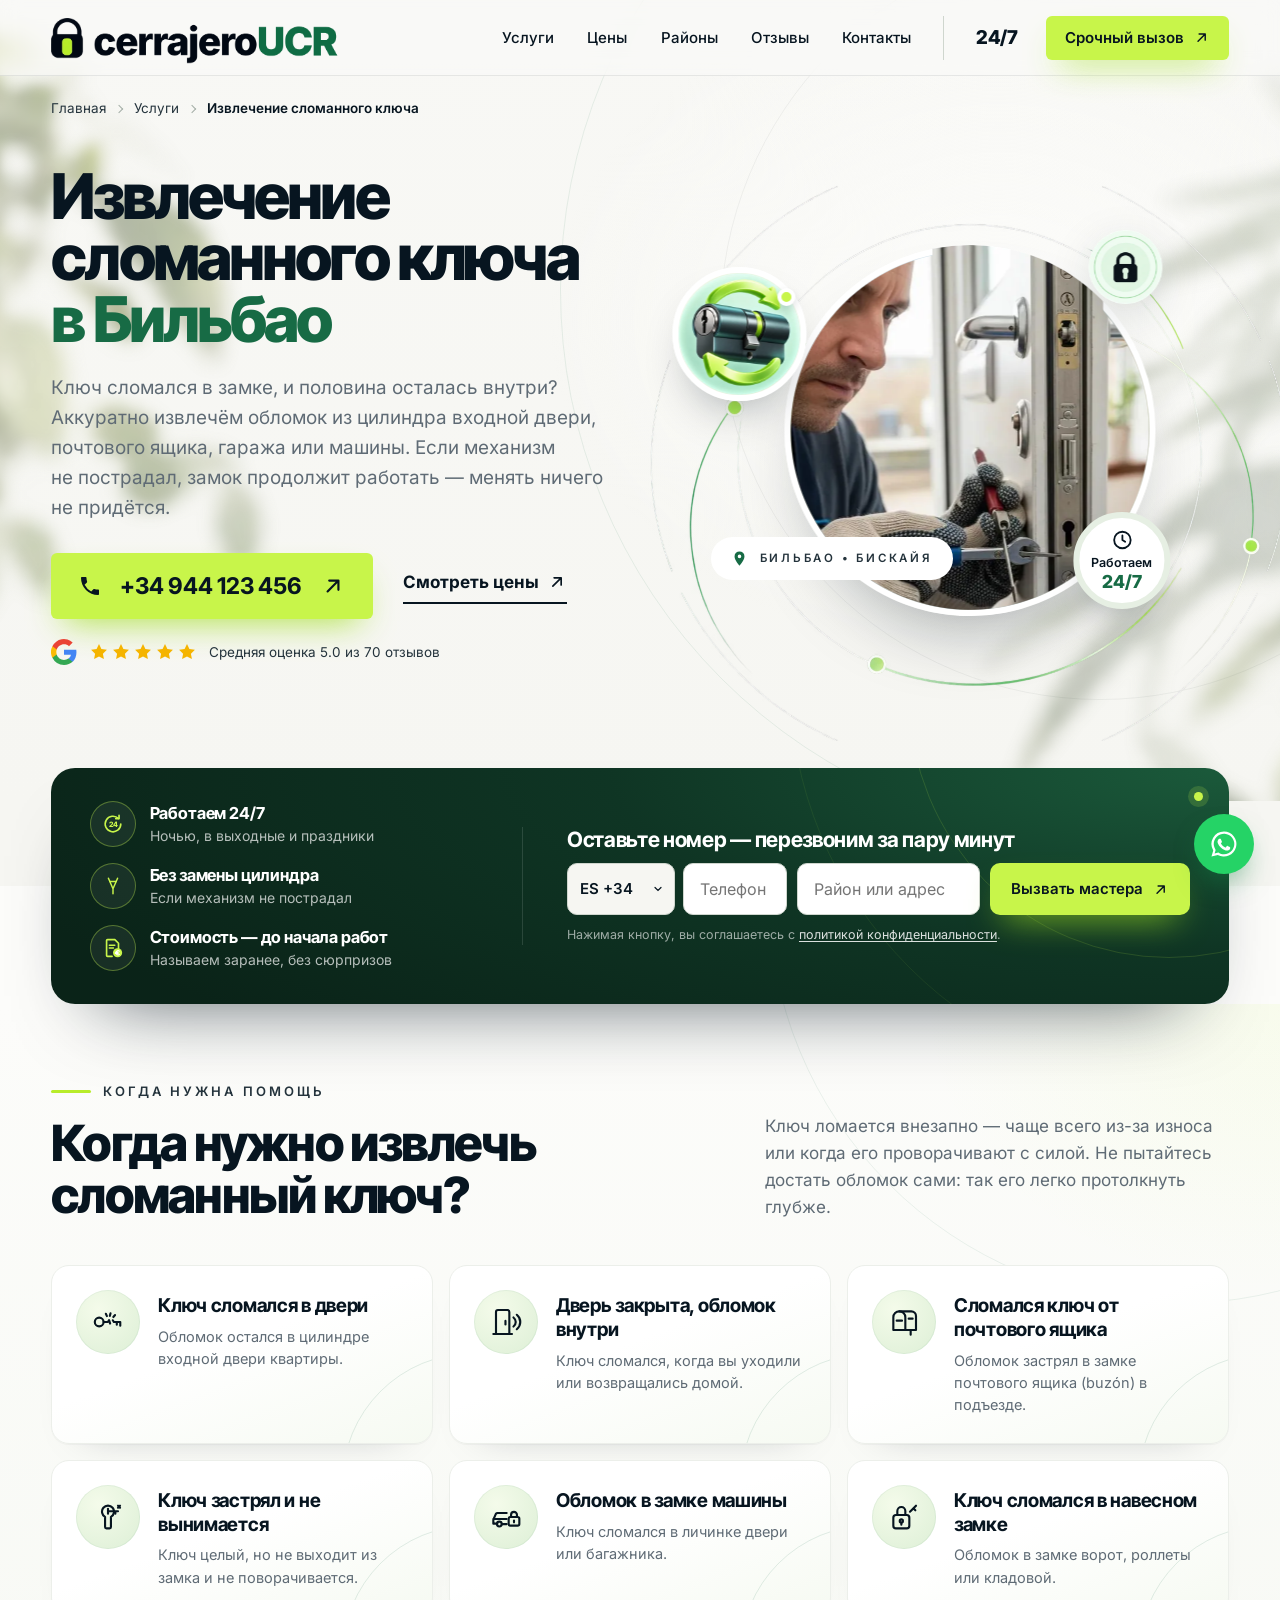
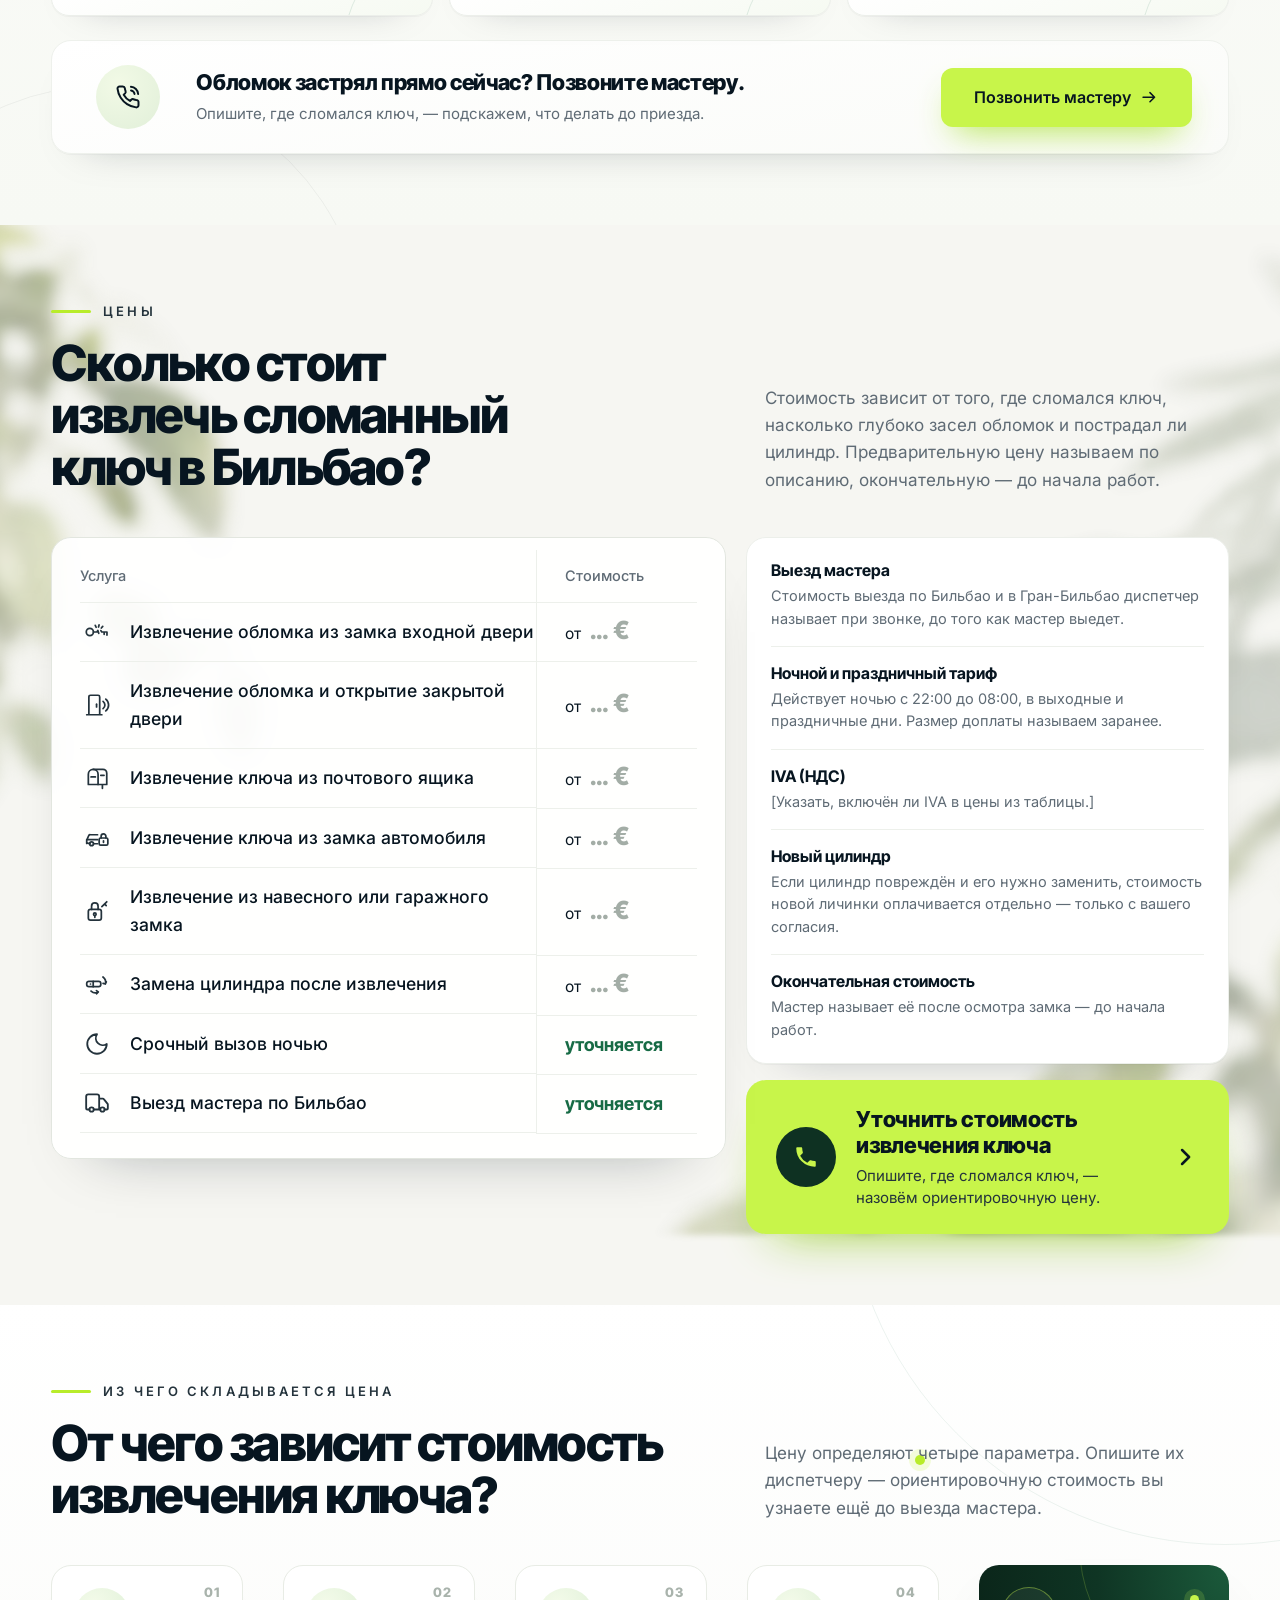
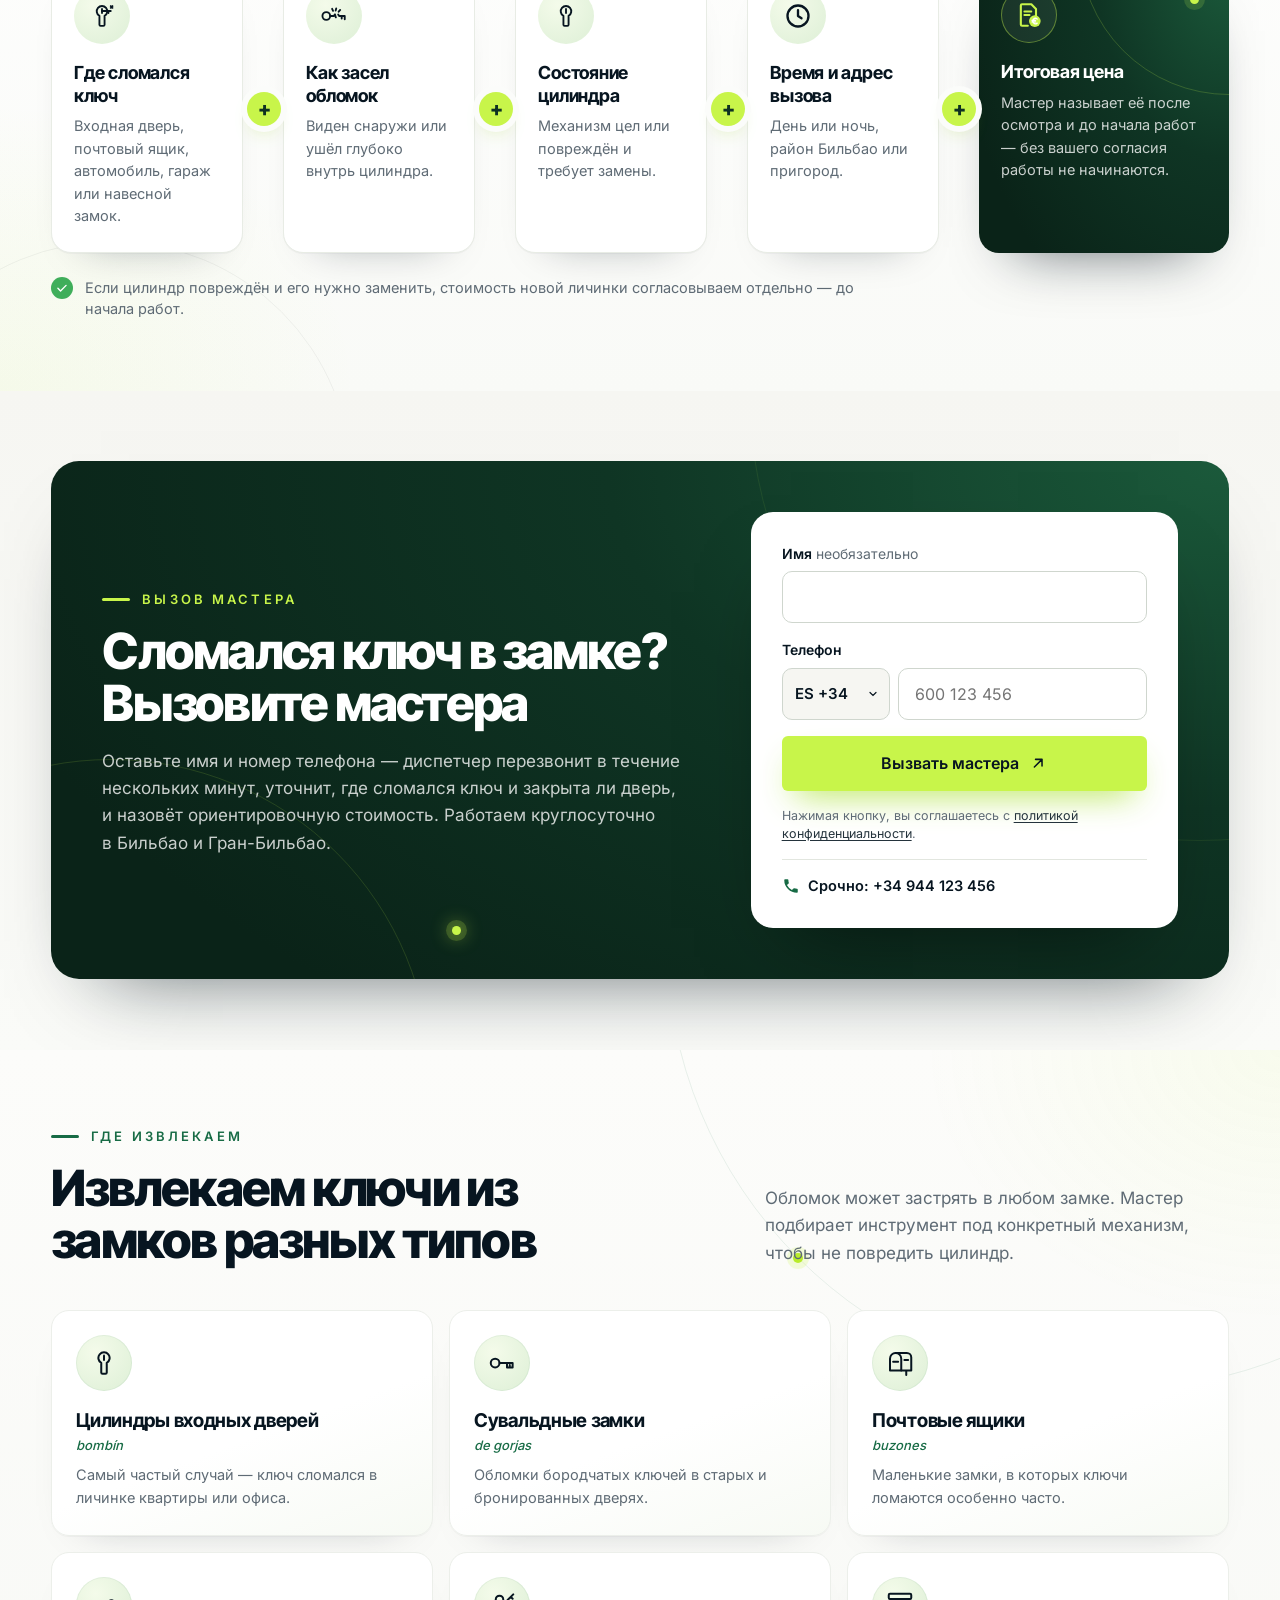
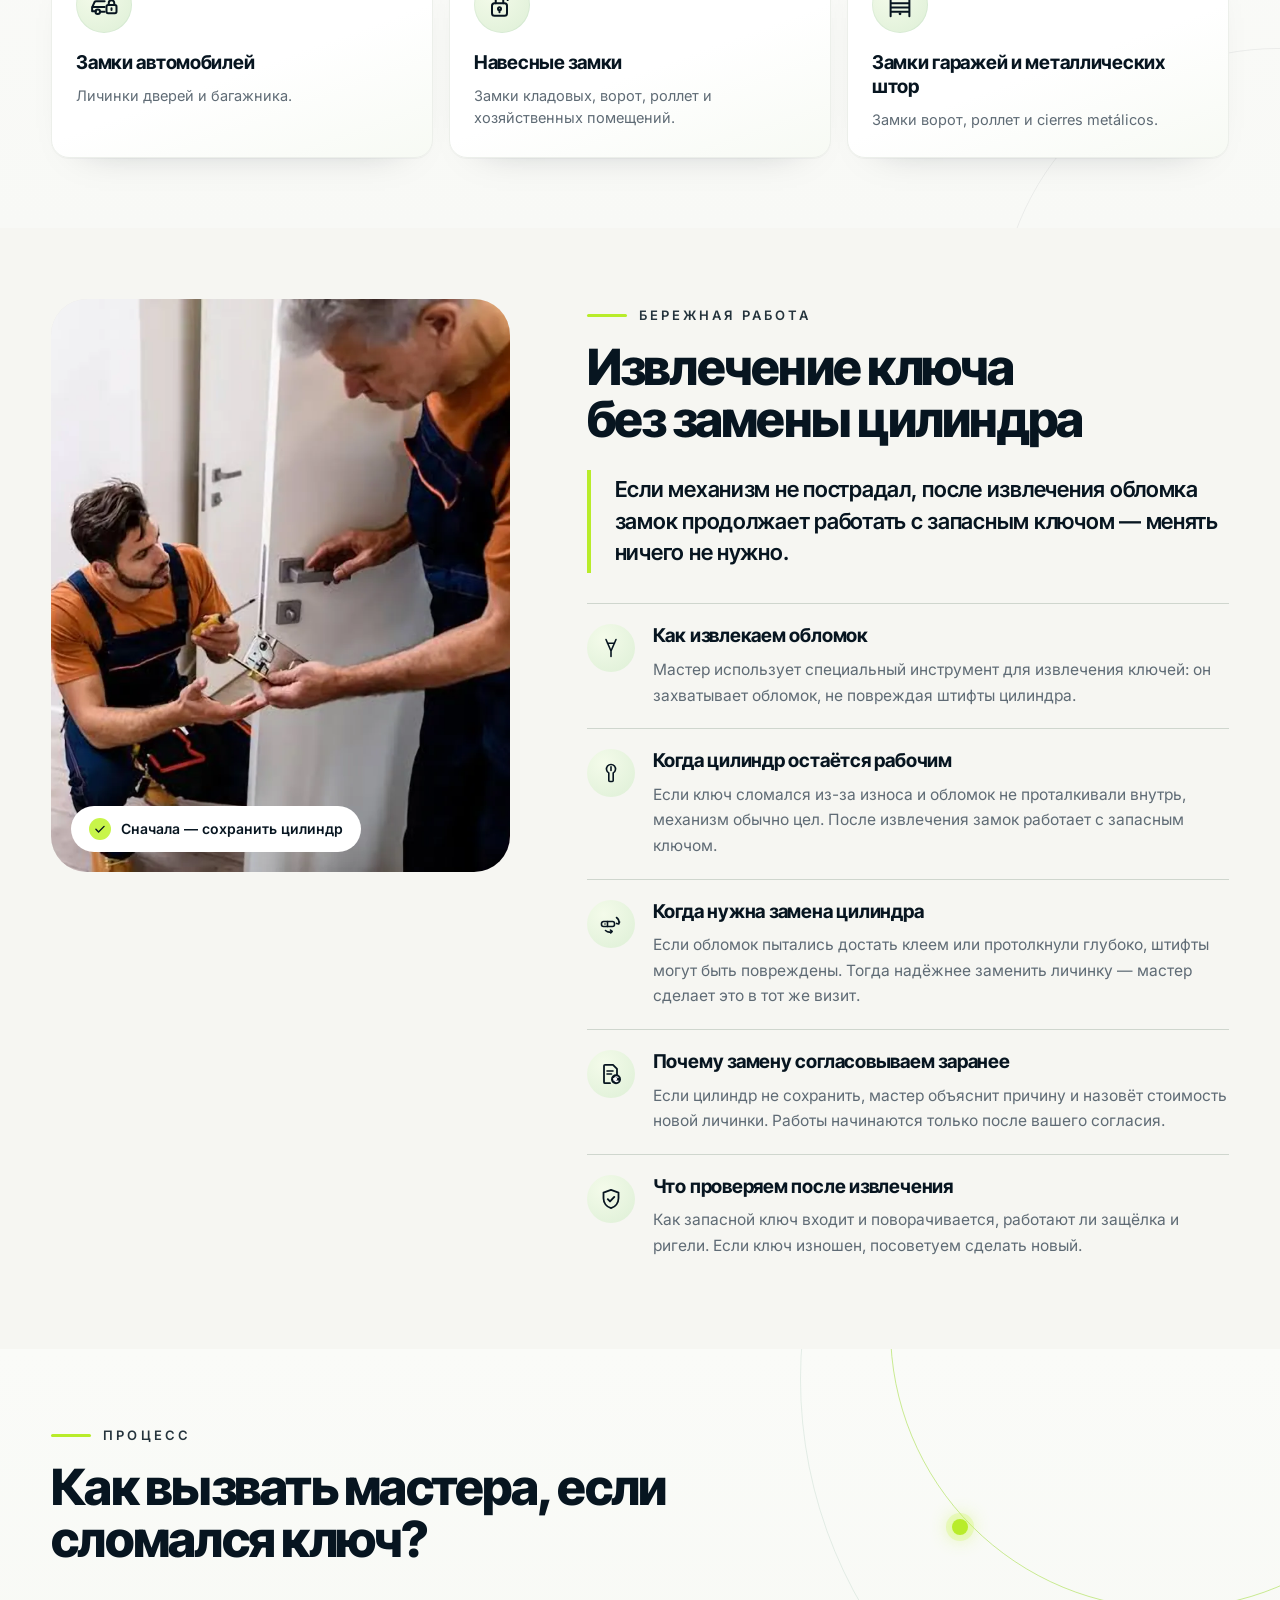
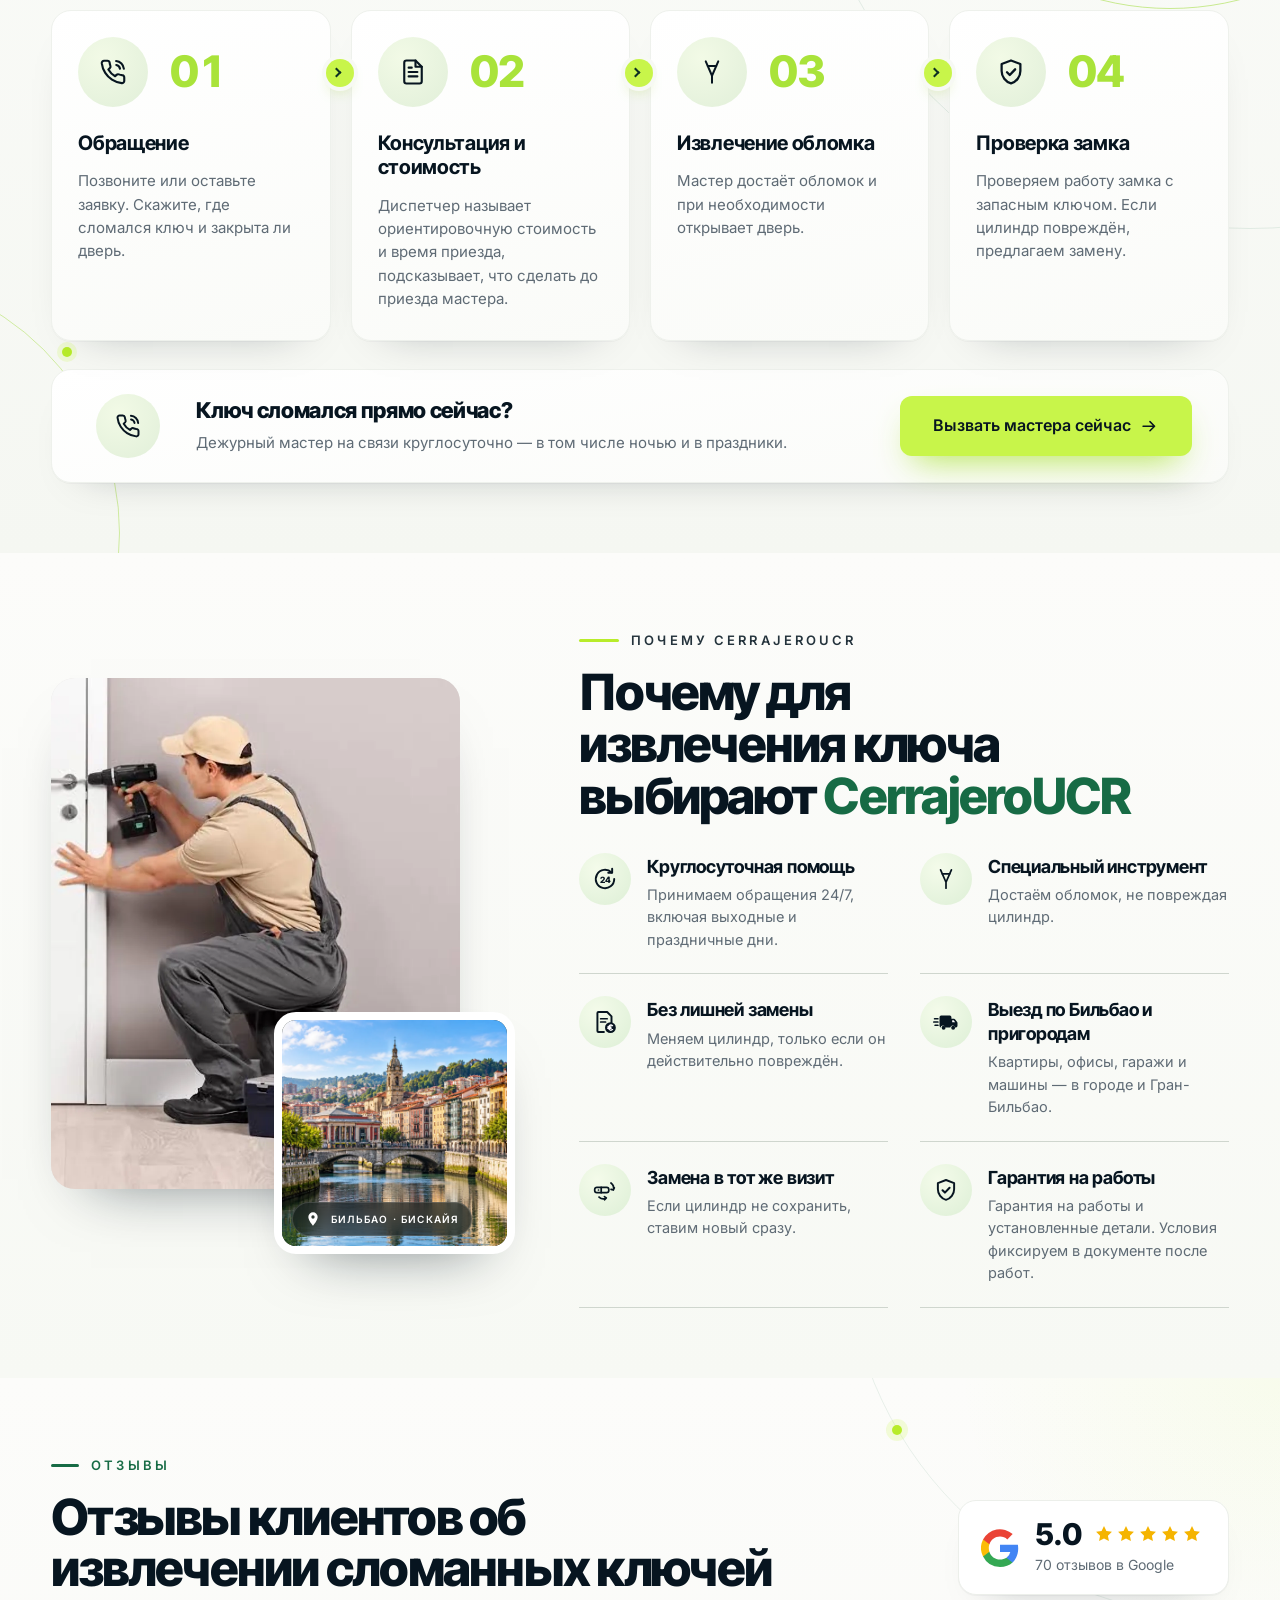
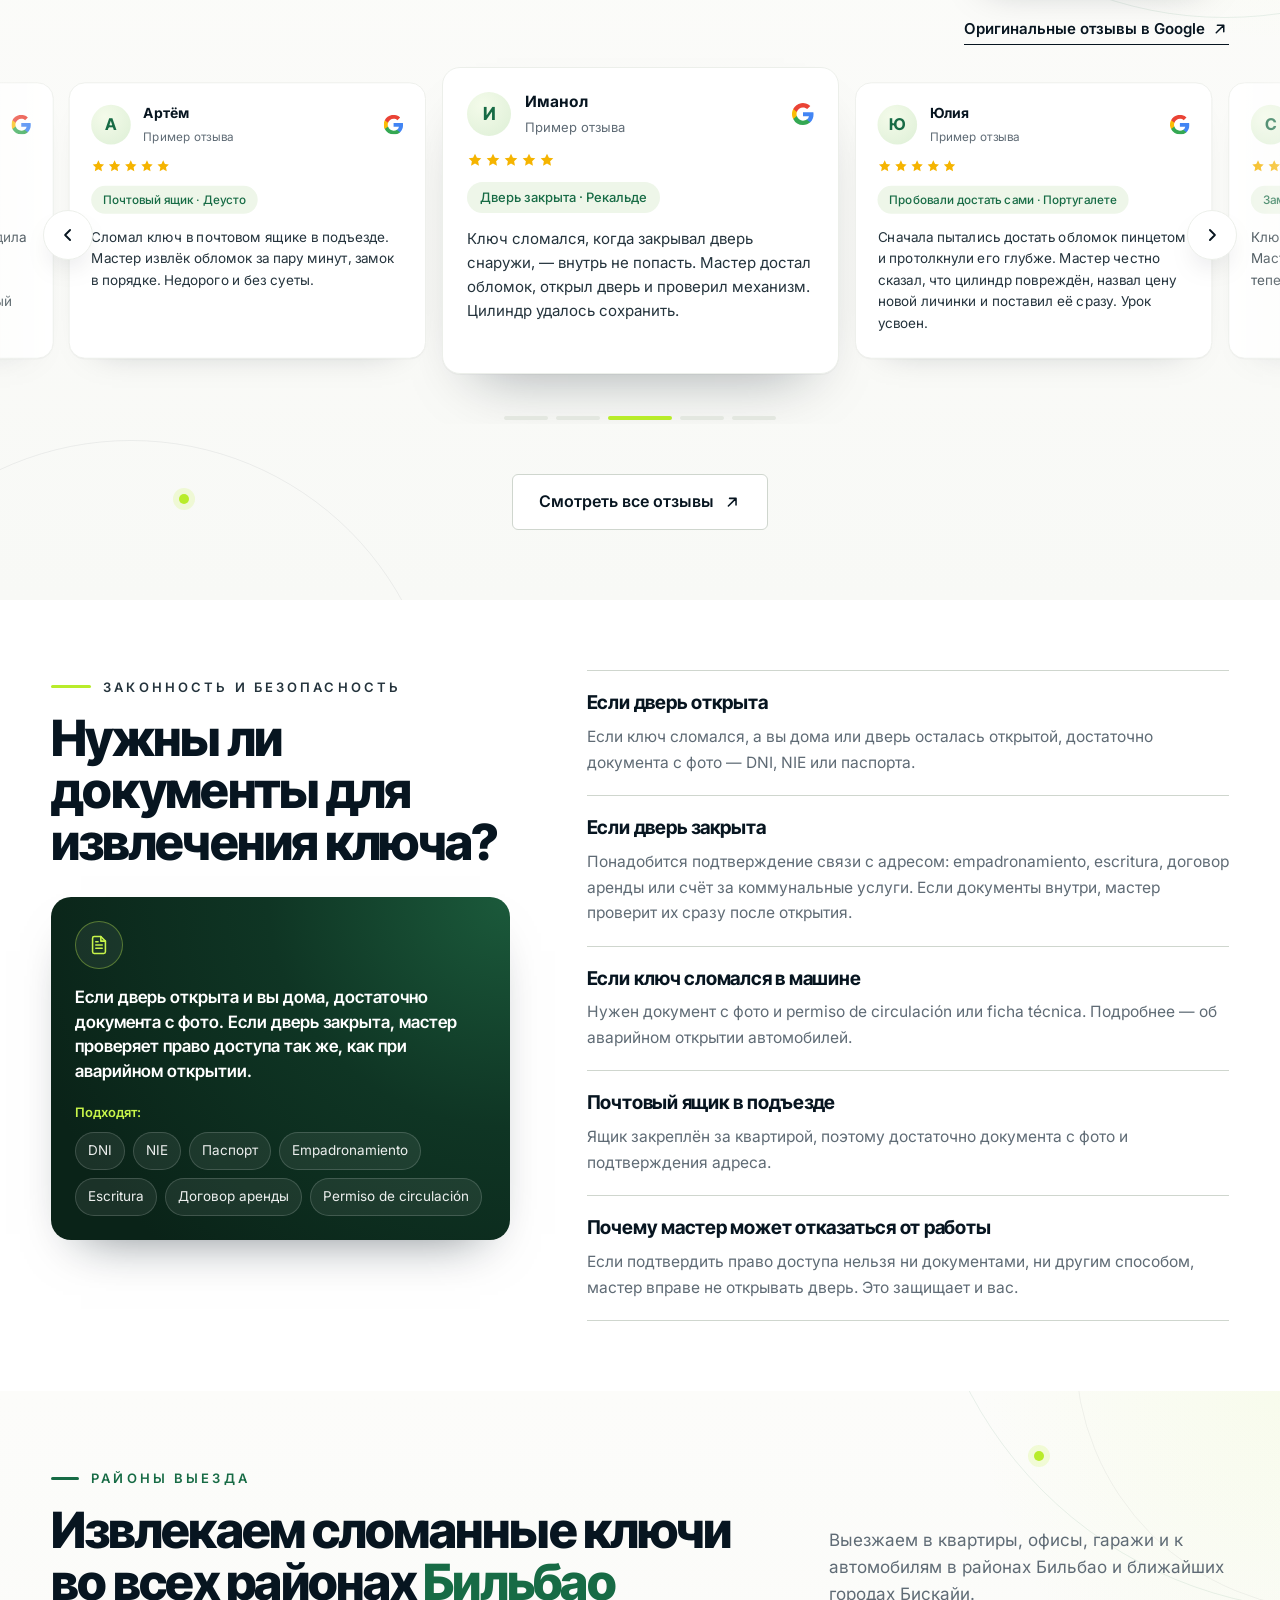
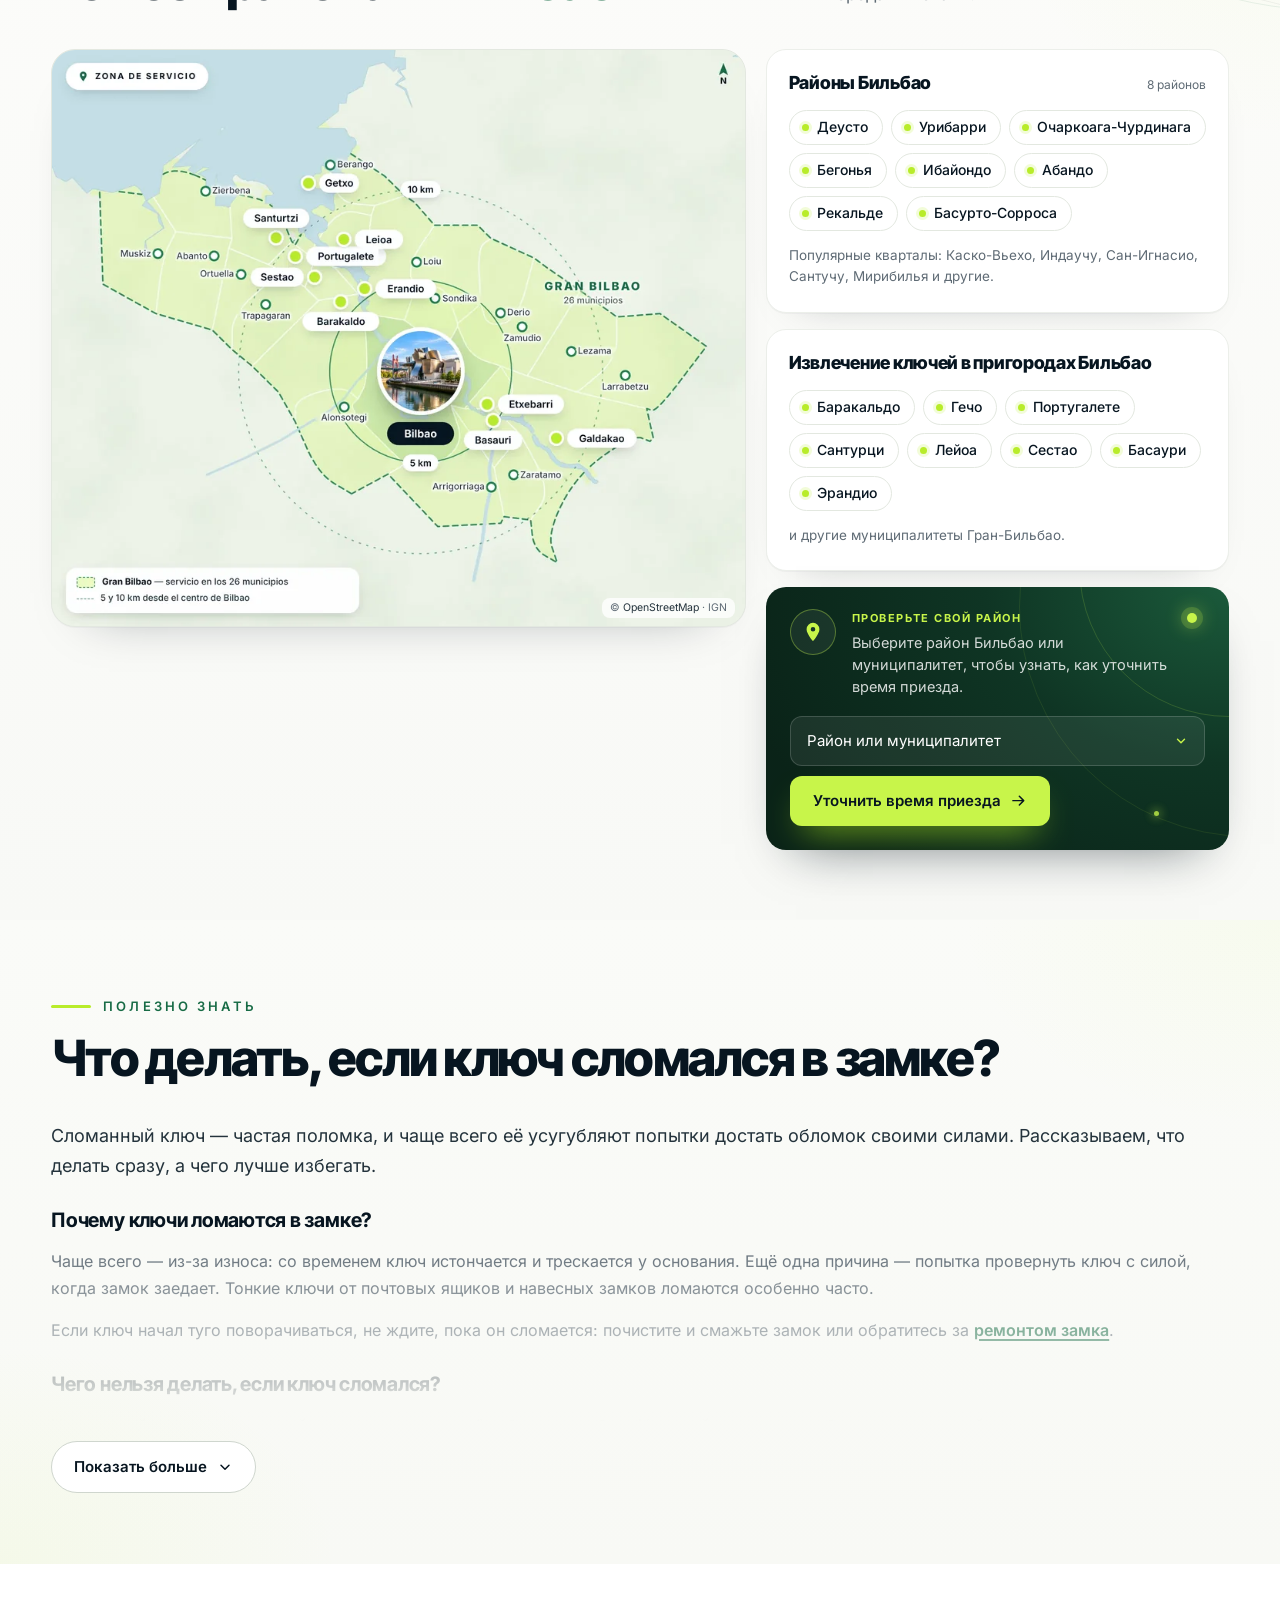
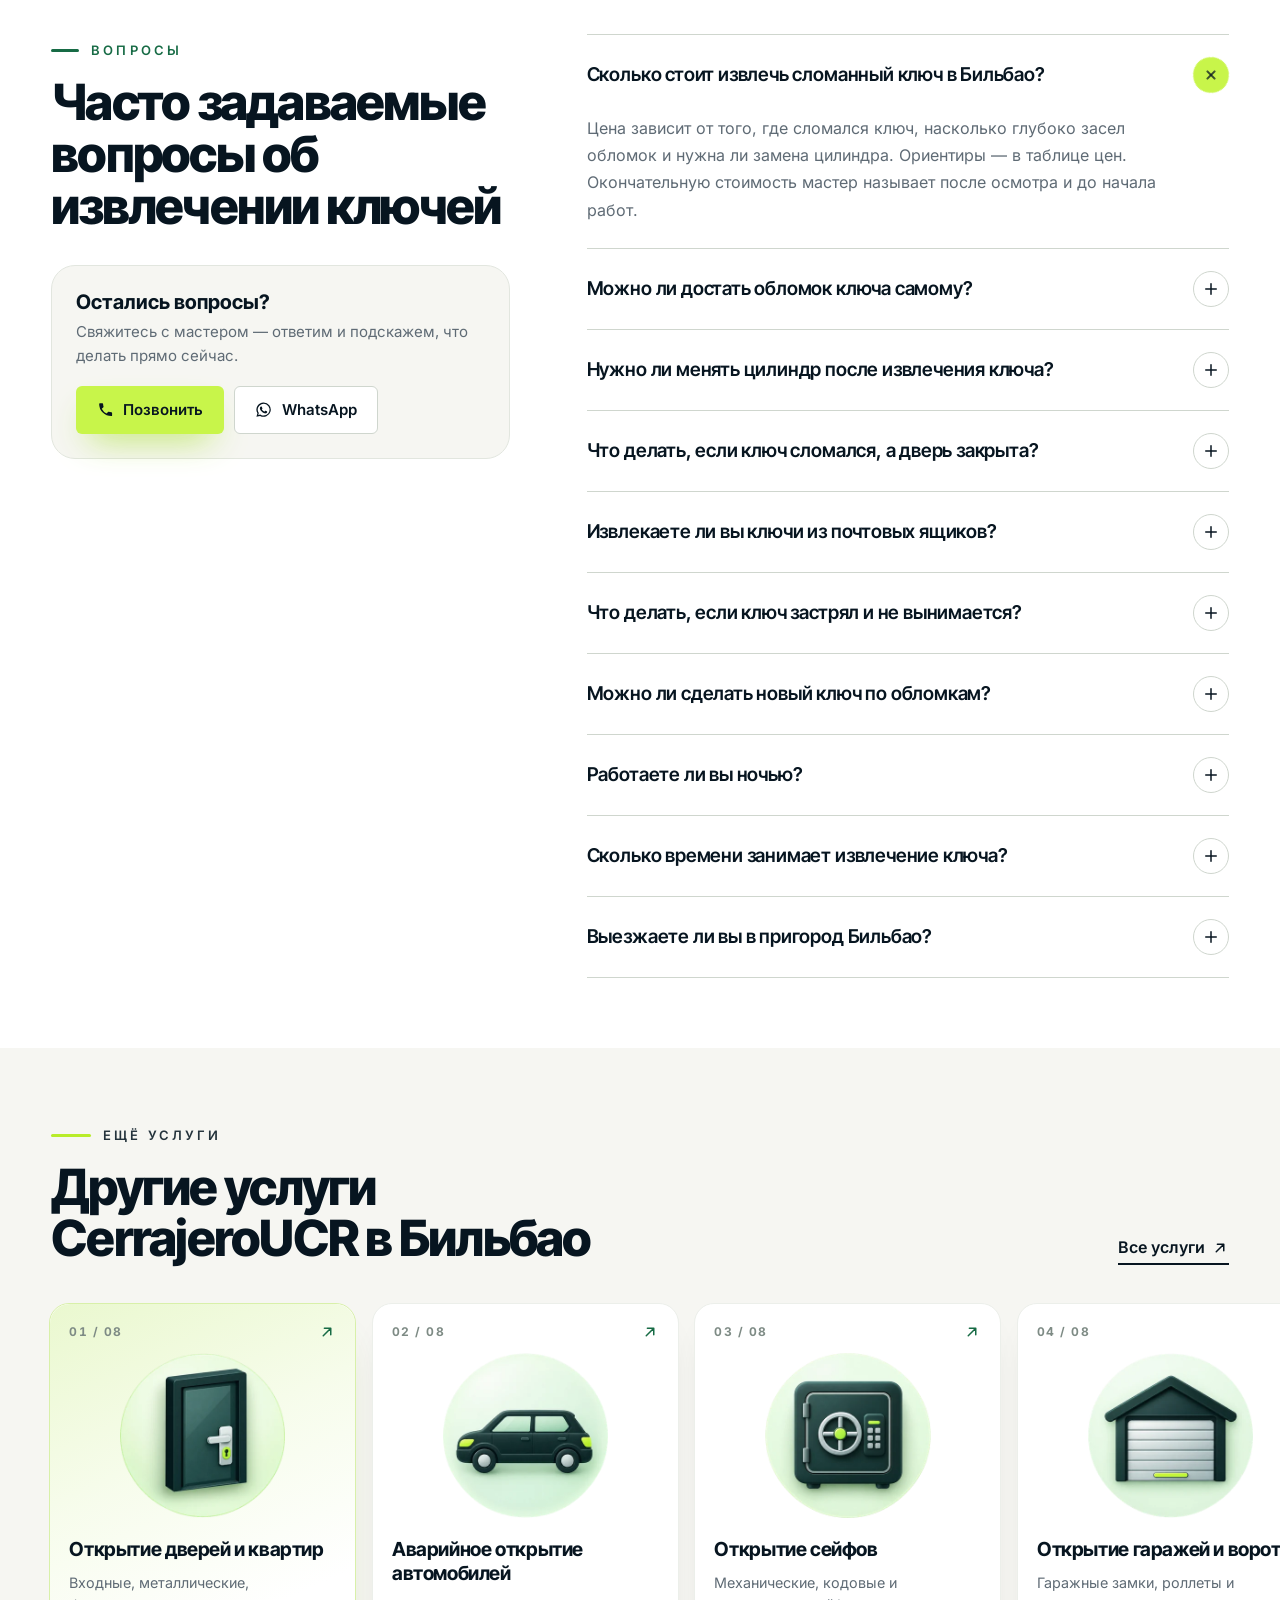
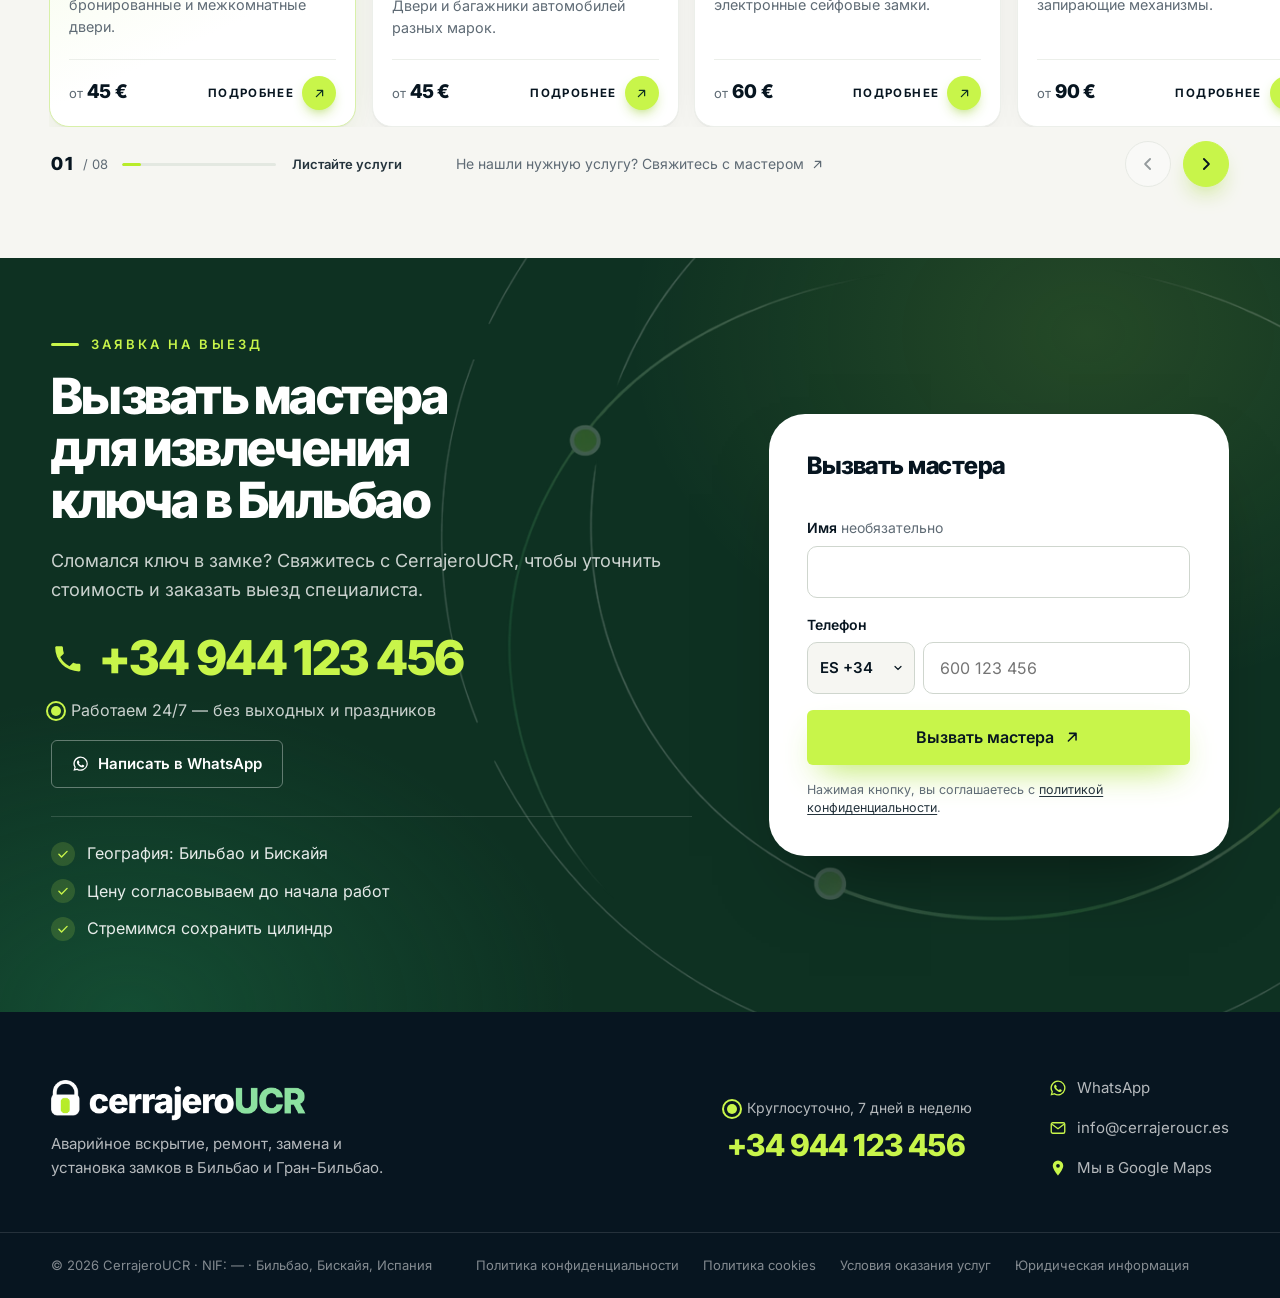
<file: servicios/extraccion-de-llaves-rotas/index.html>
<!DOCTYPE html>
<html lang="ru">
<head>
  <meta charset="UTF-8">
  <meta name="viewport" content="width=device-width, initial-scale=1, viewport-fit=cover">

  <!-- TODO: заменить домен cerrajeroucr.es на реальный (canonical, OG, schema.org) -->
  <title>Извлечение сломанного ключа в Бильбао 24/7 — CerrajeroUCR</title>
  <meta name="description" content="Ключ сломался в замке двери, почтового ящика или машины? Извлечём обломок в Бильбао 24/7, по возможности без замены цилиндра.">
  <link rel="canonical" href="https://cerrajeroucr.es/servicios/extraccion-de-llaves-rotas/">
  <meta name="robots" content="index, follow, max-image-preview:large">
  <!-- После перевода: hreflang для испанской версии
  <link rel="alternate" hreflang="es-ES" href="https://cerrajeroucr.es/servicios/extraccion-de-llaves-rotas/">
  <link rel="alternate" hreflang="ru-ES" href="https://cerrajeroucr.es/ru/servicios/extraccion-de-llaves-rotas/">
  <link rel="alternate" hreflang="x-default" href="https://cerrajeroucr.es/servicios/extraccion-de-llaves-rotas/">
  -->

  <meta name="geo.region" content="ES-BI">
  <meta name="geo.placename" content="Bilbao">
  <meta name="geo.position" content="43.2630;-2.9350">
  <meta name="ICBM" content="43.2630, -2.9350">

  <meta property="og:type" content="website">
  <meta property="og:locale" content="ru_RU">
  <meta property="og:site_name" content="CerrajeroUCR">
  <meta property="og:title" content="Извлечение сломанного ключа в Бильбао 24/7 — CerrajeroUCR">
  <meta property="og:description" content="Сломался ключ в замке? Извлечём обломок в Бильбао круглосуточно, по возможности без замены цилиндра.">
  <meta property="og:url" content="https://cerrajeroucr.es/servicios/extraccion-de-llaves-rotas/">
  <meta property="og:image" content="https://cerrajeroucr.es/img/og-image.jpg">
  <meta property="og:image:width" content="1200">
  <meta property="og:image:height" content="630">
  <meta name="twitter:card" content="summary_large_image">

  <meta name="theme-color" content="#F6F6F2">
  <link rel="icon" type="image/png" sizes="32x32" href="../../img/favicon-32.png">
  <link rel="icon" type="image/png" sizes="192x192" href="../../img/favicon-192.png">
  <link rel="apple-touch-icon" href="../../img/apple-touch-icon.png">

  <link rel="preload" as="font" type="font/woff2" href="../../fonts/inter-tight-cyrillic-wght-normal.woff2" crossorigin>
  <link rel="preload" as="font" type="font/woff2" href="../../fonts/inter-cyrillic-wght-normal.woff2" crossorigin>
  <link rel="preload" as="image" href="../../img/master-multilock.webp" imagesrcset="../../img/master-multilock-640.webp 640w, ../../img/master-multilock.webp 1100w" imagesizes="(max-width: 760px) 80vw, 580px" fetchpriority="high">
  <link rel="stylesheet" href="../../css/style.css">
  <link rel="stylesheet" href="../../css/service.css">

  <script type="application/ld+json">
  {
    "@context": "https://schema.org",
    "@graph": [
      {
        "@type": "Locksmith",
        "@id": "https://cerrajeroucr.es/#business",
        "name": "CerrajeroUCR",
        "url": "https://cerrajeroucr.es/",
        "telephone": "+34944123456",
        "image": "https://cerrajeroucr.es/img/og-image.jpg",
        "address": {
          "@type": "PostalAddress",
          "addressLocality": "Bilbao",
          "addressRegion": "Bizkaia",
          "addressCountry": "ES"
        }
      },
      {
        "@type": "Service",
        "@id": "https://cerrajeroucr.es/servicios/extraccion-de-llaves-rotas/#service",
        "name": "Извлечение сломанного ключа в Бильбао",
        "serviceType": "Извлечение сломанных ключей из замков",
        "description": "Извлечение обломков ключей из цилиндров входных дверей, почтовых ящиков, автомобилей, навесных и гаражных замков с проверкой механизма. Круглосуточно в Бильбао и Гран-Бильбао.",
        "provider": {
          "@id": "https://cerrajeroucr.es/#business"
        },
        "areaServed": [
          {
            "@type": "City",
            "name": "Bilbao"
          },
          {
            "@type": "AdministrativeArea",
            "name": "Gran Bilbao"
          }
        ],
        "hoursAvailable": {
          "@type": "OpeningHoursSpecification",
          "dayOfWeek": [
            "Monday",
            "Tuesday",
            "Wednesday",
            "Thursday",
            "Friday",
            "Saturday",
            "Sunday"
          ],
          "opens": "00:00",
          "closes": "23:59"
        }
      },
      {
        "@type": "BreadcrumbList",
        "@id": "https://cerrajeroucr.es/servicios/extraccion-de-llaves-rotas/#breadcrumbs",
        "itemListElement": [
          {
            "@type": "ListItem",
            "position": 1,
            "name": "Главная",
            "item": "https://cerrajeroucr.es/"
          },
          {
            "@type": "ListItem",
            "position": 2,
            "name": "Услуги",
            "item": "https://cerrajeroucr.es/servicios/"
          },
          {
            "@type": "ListItem",
            "position": 3,
            "name": "Извлечение сломанного ключа",
            "item": "https://cerrajeroucr.es/servicios/extraccion-de-llaves-rotas/"
          }
        ]
      },
      {
        "@type": "WebPage",
        "@id": "https://cerrajeroucr.es/servicios/extraccion-de-llaves-rotas/#webpage",
        "url": "https://cerrajeroucr.es/servicios/extraccion-de-llaves-rotas/",
        "name": "Извлечение сломанного ключа в Бильбао 24/7 — CerrajeroUCR",
        "about": {
          "@id": "https://cerrajeroucr.es/servicios/extraccion-de-llaves-rotas/#service"
        },
        "breadcrumb": {
          "@id": "https://cerrajeroucr.es/servicios/extraccion-de-llaves-rotas/#breadcrumbs"
        },
        "inLanguage": "ru"
      }
    ]
  }
  </script>
  <!-- FAQ_JSONLD:start -->
  <script type="application/ld+json">
{
  "@context": "https://schema.org",
  "@type": "FAQPage",
  "mainEntity": [
    {
      "@type": "Question",
      "name": "Сколько стоит извлечь сломанный ключ в Бильбао?",
      "acceptedAnswer": {
        "@type": "Answer",
        "text": "Цена зависит от того, где сломался ключ, насколько глубоко засел обломок и нужна ли замена цилиндра. Ориентиры — в таблице цен. Окончательную стоимость мастер называет после осмотра и до начала работ."
      }
    },
    {
      "@type": "Question",
      "name": "Можно ли достать обломок ключа самому?",
      "acceptedAnswer": {
        "@type": "Answer",
        "text": "Иногда — если обломок торчит наружу и его можно аккуратно подцепить. Но чаще попытки протолкнуть его или достать клеем повреждают цилиндр. Если обломок внутри, лучше вызвать мастера."
      }
    },
    {
      "@type": "Question",
      "name": "Нужно ли менять цилиндр после извлечения ключа?",
      "acceptedAnswer": {
        "@type": "Answer",
        "text": "Не обязательно. Если механизм не пострадал, замок продолжит работать с запасным ключом. Замена нужна, если цилиндр повреждён или запасного ключа нет."
      }
    },
    {
      "@type": "Question",
      "name": "Что делать, если ключ сломался, а дверь закрыта?",
      "acceptedAnswer": {
        "@type": "Answer",
        "text": "Позвоните мастеру: он извлечёт обломок и откроет дверь. Подготовьте документ с фото и подтверждение адреса — если документы внутри, мастер проверит их после открытия."
      }
    },
    {
      "@type": "Question",
      "name": "Извлекаете ли вы ключи из почтовых ящиков?",
      "acceptedAnswer": {
        "@type": "Answer",
        "text": "Да, это частый вызов. Замки почтовых ящиков маленькие, и обломок обычно удаётся извлечь быстро. Если замок повреждён, его можно заменить."
      }
    },
    {
      "@type": "Question",
      "name": "Что делать, если ключ застрял и не вынимается?",
      "acceptedAnswer": {
        "@type": "Answer",
        "text": "Не тяните и не поворачивайте ключ с силой — он может сломаться. Позвоните мастеру: он аккуратно извлечёт ключ и проверит механизм."
      }
    },
    {
      "@type": "Question",
      "name": "Можно ли сделать новый ключ по обломкам?",
      "acceptedAnswer": {
        "@type": "Answer",
        "text": "Для стандартных ключей — часто да: в мастерской дубликатов копию делают по двум частям. Для ключей высокого класса защиты нужна карта собственника."
      }
    },
    {
      "@type": "Question",
      "name": "Работаете ли вы ночью?",
      "acceptedAnswer": {
        "@type": "Answer",
        "text": "Да, круглосуточно, включая выходные и праздники. Ночью и в праздники действует доплата — её размер диспетчер назовёт при звонке."
      }
    },
    {
      "@type": "Question",
      "name": "Сколько времени занимает извлечение ключа?",
      "acceptedAnswer": {
        "@type": "Answer",
        "text": "Обычно немного, если обломок не протолкнули глубоко. Если понадобится замена цилиндра или открытие двери, добавится время на эти работы."
      }
    },
    {
      "@type": "Question",
      "name": "Выезжаете ли вы в пригород Бильбао?",
      "acceptedAnswer": {
        "@type": "Answer",
        "text": "Да. Кроме всех районов Бильбао выезжаем в муниципалитеты Гран-Бильбао: Баракальдо, Гечо, Португалете, Сантурци, Лейоа, Сестао, Басаури, Эрандио и другие. Стоимость и время приезда за город диспетчер назовёт при звонке. Проверить свой район можно на карте выезда."
      }
    }
  ]
}
  </script>
  <!-- FAQ_JSONLD:end -->
</head>
<body>

<svg class="sprite" aria-hidden="true" focusable="false" xmlns="http://www.w3.org/2000/svg">
  <symbol id="i-arrow" viewBox="0 0 24 24"><path d="M7 17 17 7M8.5 7H17v8.5" fill="none" stroke="currentColor" stroke-width="2" stroke-linecap="round" stroke-linejoin="round"/></symbol>
  <symbol id="i-arrow-right" viewBox="0 0 24 24"><path d="M4 12h15M13 6l6 6-6 6" fill="none" stroke="currentColor" stroke-width="2" stroke-linecap="round" stroke-linejoin="round"/></symbol>
  <symbol id="i-phone" viewBox="0 0 24 24"><path fill="currentColor" d="M6.6 10.8a15.2 15.2 0 0 0 6.6 6.6l2.2-2.2c.3-.3.7-.4 1-.2 1.1.4 2.3.6 3.6.6.6 0 1 .4 1 1V20c0 .6-.4 1-1 1A17 17 0 0 1 3 4c0-.6.4-1 1-1h3.5c.6 0 1 .4 1 1 0 1.3.2 2.5.6 3.6.1.3 0 .7-.2 1z"/></symbol>
  <symbol id="i-clock" viewBox="0 0 24 24"><circle cx="12" cy="12" r="9" fill="none" stroke="currentColor" stroke-width="2"/><path d="M12 7v5l3 2" fill="none" stroke="currentColor" stroke-width="2" stroke-linecap="round" stroke-linejoin="round"/></symbol>
  <symbol id="i-pin" viewBox="0 0 24 24"><path fill="currentColor" d="M12 2a7 7 0 0 0-7 7c0 5.2 7 13 7 13s7-7.8 7-13a7 7 0 0 0-7-7zm0 9.5A2.5 2.5 0 1 1 12 6.5a2.5 2.5 0 0 1 0 5z"/></symbol>
  <symbol id="i-star" viewBox="0 0 24 24"><path fill="currentColor" d="m12 2.5 2.9 6 6.6.9-4.8 4.6 1.2 6.5L12 17.4l-5.9 3.1 1.2-6.5L2.5 9.4l6.6-.9z"/></symbol>
  <symbol id="i-check" viewBox="0 0 24 24"><path d="m5 12.5 4.5 4.5L19 7.5" fill="none" stroke="currentColor" stroke-width="2.4" stroke-linecap="round" stroke-linejoin="round"/></symbol>
  <symbol id="i-chev-left" viewBox="0 0 24 24"><path d="M14.5 6 8.5 12l6 6" fill="none" stroke="currentColor" stroke-width="2.2" stroke-linecap="round" stroke-linejoin="round"/></symbol>
  <symbol id="i-chev-right" viewBox="0 0 24 24"><path d="m9.5 6 6 6-6 6" fill="none" stroke="currentColor" stroke-width="2.2" stroke-linecap="round" stroke-linejoin="round"/></symbol>
  <symbol id="i-door" viewBox="0 0 24 24"><g fill="none" stroke="currentColor" stroke-width="1.7" stroke-linecap="round" stroke-linejoin="round"><rect x="6" y="3" width="12" height="18" rx="1"/><path d="M3.5 21h17"/></g><circle cx="14.6" cy="12.4" r="1" fill="currentColor"/></symbol>
  <symbol id="i-car" viewBox="0 0 24 24"><g fill="none" stroke="currentColor" stroke-width="1.7" stroke-linecap="round" stroke-linejoin="round"><path d="M3.5 16v-3.2L5.6 8a1.6 1.6 0 0 1 1.5-1h9.8a1.6 1.6 0 0 1 1.5 1l2.1 4.8V16a1 1 0 0 1-1 1h-1M6 17H4.5a1 1 0 0 1-1-1"/><path d="M3.5 12.5h17M10 17h4"/><circle cx="8" cy="17" r="2"/><circle cx="16" cy="17" r="2"/></g></symbol>
  <symbol id="i-safe" viewBox="0 0 24 24"><g fill="none" stroke="currentColor" stroke-width="1.7" stroke-linecap="round" stroke-linejoin="round"><rect x="3" y="4" width="18" height="15" rx="2"/><circle cx="11" cy="11.5" r="3.2"/><path d="M11 8.3v1.2M11 13.5v1.2M7.8 11.5H9M13 11.5h1.2M17.5 9v5M6 19v1.5M18 19v1.5"/></g></symbol>
  <symbol id="i-wrench" viewBox="0 0 24 24"><path fill="none" stroke="currentColor" stroke-width="1.7" stroke-linecap="round" stroke-linejoin="round" d="M14.7 6.3a1 1 0 0 0 0 1.4l1.6 1.6a1 1 0 0 0 1.4 0l3.8-3.8a6 6 0 0 1-7.9 7.9l-6.9 6.9a2.1 2.1 0 0 1-3-3l6.9-6.9a6 6 0 0 1 7.9-7.9z"/></symbol>
  <symbol id="i-gear" viewBox="0 0 24 24"><g fill="none" stroke="currentColor" stroke-width="1.7" stroke-linecap="round" stroke-linejoin="round"><path d="M12.2 2h-.4a2 2 0 0 0-2 2v.2a2 2 0 0 1-1 1.7l-.4.3a2 2 0 0 1-2 0l-.2-.1a2 2 0 0 0-2.7.7l-.2.4a2 2 0 0 0 .7 2.7l.2.1a2 2 0 0 1 1 1.7v.5a2 2 0 0 1-1 1.7l-.2.1a2 2 0 0 0-.7 2.7l.2.4a2 2 0 0 0 2.7.7l.2-.1a2 2 0 0 1 2 0l.4.3a2 2 0 0 1 1 1.7v.2a2 2 0 0 0 2 2h.4a2 2 0 0 0 2-2v-.2a2 2 0 0 1 1-1.7l.4-.3a2 2 0 0 1 2 0l.2.1a2 2 0 0 0 2.7-.7l.2-.4a2 2 0 0 0-.7-2.7l-.2-.1a2 2 0 0 1-1-1.7v-.5a2 2 0 0 1 1-1.7l.2-.1a2 2 0 0 0 .7-2.7l-.2-.4a2 2 0 0 0-2.7-.7l-.2.1a2 2 0 0 1-2 0l-.4-.3a2 2 0 0 1-1-1.7V4a2 2 0 0 0-2-2z"/><circle cx="12" cy="12" r="3"/></g></symbol>
  <symbol id="i-truck" viewBox="0 0 24 24"><g fill="none" stroke="currentColor" stroke-width="1.7" stroke-linecap="round" stroke-linejoin="round"><path d="M14 18V6a2 2 0 0 0-2-2H4a2 2 0 0 0-2 2v11a1 1 0 0 0 1 1h2M15 18H9M19 18h2a1 1 0 0 0 1-1v-3.6a1 1 0 0 0-.2-.6l-3.5-4.4a1 1 0 0 0-.8-.4H14"/><circle cx="17" cy="18" r="2"/><circle cx="7" cy="18" r="2"/></g></symbol>
  <symbol id="i-warning" viewBox="0 0 24 24"><g fill="none" stroke="currentColor" stroke-width="1.7" stroke-linecap="round" stroke-linejoin="round"><path d="M10.3 3.9 1.8 18a2 2 0 0 0 1.7 3h17a2 2 0 0 0 1.7-3L13.7 3.9a2 2 0 0 0-3.4 0z"/><path d="M12 9v4M12 17h.01"/></g></symbol>
  <symbol id="i-garage" viewBox="0 0 24 24"><g fill="none" stroke="currentColor" stroke-width="1.7" stroke-linecap="round" stroke-linejoin="round"><path d="M3 20.5V9l9-5.5L21 9v11.5"/><path d="M6.5 20.5V12h11v8.5M6.5 15h11M6.5 18h11"/></g></symbol>
  <symbol id="i-key" viewBox="0 0 24 24"><g fill="none" stroke="currentColor" stroke-width="1.7" stroke-linecap="round" stroke-linejoin="round"><circle cx="7.5" cy="15.5" r="5"/><path d="m11 12 9.5-9.5M15.5 7.5l3 3M18 5l2.5 2.5"/></g></symbol>
  <symbol id="i-moon" viewBox="0 0 24 24"><path fill="none" stroke="currentColor" stroke-width="1.7" stroke-linecap="round" stroke-linejoin="round" d="M12 3a6.5 6.5 0 0 0 9 9 9 9 0 1 1-9-9z"/></symbol>
  <symbol id="i-van" viewBox="0 0 24 24"><path fill="currentColor" d="M6 7.5A1.5 1.5 0 0 1 7.5 6h8A1.5 1.5 0 0 1 17 7.5V9h2.3c.5 0 .9.2 1.2.6l1.8 2.4c.2.3.3.6.3.9v2.6a1.5 1.5 0 0 1-1.5 1.5h-.6a2.4 2.4 0 0 0-4.6 0h-4.4a2.4 2.4 0 0 0-4.6 0H7.5A1.5 1.5 0 0 1 6 15.5z"/><path fill="#fff" d="M17.7 10.3h1.4l1.4 1.9h-2.8z"/><circle cx="9.8" cy="17.3" r="1.8" fill="currentColor"/><circle cx="18.6" cy="17.3" r="1.8" fill="currentColor"/><path d="M1.5 9h3M.8 12h3.7M2 15h2.5" fill="none" stroke="currentColor" stroke-width="1.6" stroke-linecap="round"/></symbol>
  <symbol id="i-clock24" viewBox="0 0 24 24"><path d="M20.5 12a8.5 8.5 0 1 1-2.5-6" fill="none" stroke="currentColor" stroke-width="1.8" stroke-linecap="round"/><path d="M18.6 2.6v3.6h-3.6" fill="none" stroke="currentColor" stroke-width="1.8" stroke-linecap="round" stroke-linejoin="round"/><text x="12.2" y="15.3" text-anchor="middle" font-size="8" font-weight="800" fill="currentColor" font-family="Inter Tight, Inter, Arial, sans-serif">24</text></symbol>
  <symbol id="i-shield-lock" viewBox="0 0 24 24"><path d="M12 2.8 4.5 5.6v5.6c0 4.6 3.1 8.6 7.5 9.9 4.4-1.3 7.5-5.3 7.5-9.9V5.6z" fill="none" stroke="currentColor" stroke-width="1.8" stroke-linejoin="round"/><path d="M10.2 11.2V9.9a1.8 1.8 0 0 1 3.6 0v1.3" fill="none" stroke="currentColor" stroke-width="1.6"/><rect x="8.9" y="11.1" width="6.2" height="4.9" rx="1" fill="currentColor"/></symbol>
  <symbol id="i-doc-euro" viewBox="0 0 24 24"><path d="M6 2.8h8l4 4V13M11 21.2H6a1 1 0 0 1-1-1V3.8a1 1 0 0 1 1-1" fill="none" stroke="currentColor" stroke-width="1.8" stroke-linecap="round" stroke-linejoin="round"/><path d="M8 9h6M8 12h4.5" fill="none" stroke="currentColor" stroke-width="1.6" stroke-linecap="round"/><circle cx="17" cy="17.2" r="5" fill="currentColor"/><path d="M19 15.4a2.3 2.3 0 1 0 0 3.6M14.6 16.6h3M14.6 17.9h3" fill="none" stroke="#fff" stroke-width="1.2" stroke-linecap="round"/></symbol>
  <symbol id="i-worker" viewBox="0 0 24 24"><path fill="currentColor" d="M12 2.8c-2.6 0-4.4 1.8-4.4 4.1v.4h8.8v-.4c0-2.3-1.8-4.1-4.4-4.1z"/><path fill="currentColor" d="M8.4 8.4h7.2c-.2 2.2-1.7 3.9-3.6 3.9s-3.4-1.7-3.6-3.9zM4.5 21.2c.2-3.9 3.2-6.4 6.1-6.8l1.4 2.4 1.4-2.4c2.9.4 5.9 2.9 6.1 6.8z"/></symbol>
  <symbol id="i-shield-check" viewBox="0 0 24 24"><path d="M12 2.8 4.5 5.6v5.6c0 4.6 3.1 8.6 7.5 9.9 4.4-1.3 7.5-5.3 7.5-9.9V5.6z" fill="none" stroke="currentColor" stroke-width="1.8" stroke-linejoin="round"/><path d="m8.8 12.2 2.2 2.2 4.3-4.5" fill="none" stroke="currentColor" stroke-width="1.9" stroke-linecap="round" stroke-linejoin="round"/></symbol>
  <symbol id="i-phone-ring" viewBox="0 0 24 24"><g fill="none" stroke="currentColor" stroke-width="1.7" stroke-linecap="round" stroke-linejoin="round"><path d="M21 16.4v2.7a1.8 1.8 0 0 1-2 1.8 17.8 17.8 0 0 1-7.8-2.8 17.6 17.6 0 0 1-5.4-5.4A17.8 17.8 0 0 1 3 4.9 1.8 1.8 0 0 1 4.8 3h2.7a1.8 1.8 0 0 1 1.8 1.5c.1.9.3 1.7.6 2.5a1.8 1.8 0 0 1-.4 1.9L8.3 10a14.4 14.4 0 0 0 5.4 5.4l1.1-1.1a1.8 1.8 0 0 1 1.9-.4c.8.3 1.6.5 2.5.6a1.8 1.8 0 0 1 1.8 1.9z"/><path d="M14.5 3.2a6.8 6.8 0 0 1 6.2 6.2M14.6 6.4a3.6 3.6 0 0 1 3 3"/></g></symbol>
  <symbol id="i-doc" viewBox="0 0 24 24"><g fill="none" stroke="currentColor" stroke-width="1.7" stroke-linecap="round" stroke-linejoin="round"><path d="M14 2.8H6.8a1.8 1.8 0 0 0-1.8 1.8v14.8a1.8 1.8 0 0 0 1.8 1.8h10.4a1.8 1.8 0 0 0 1.8-1.8V7.8z"/><path d="M14 2.8v5h5M8.5 12h7M8.5 15.5h7M8.5 8.5h2.5"/></g></symbol>
  <symbol id="i-van-line" viewBox="0.6 4.2 21.4 15"><g fill="none" stroke="currentColor" stroke-width="1.5" stroke-linecap="round" stroke-linejoin="round"><path d="M7 7.2h9.3v8.6M7 7.2v8.6h1.3M16.3 9.7h2.6l2.6 3.3v2.8h-1.3M13.3 15.8H11"/><circle cx="9.7" cy="16.4" r="1.6"/><circle cx="18.6" cy="16.4" r="1.6"/><path d="M2 10h3M1 12.6h4M2.5 15.2h2"/></g></symbol>
  <symbol id="i-plus" viewBox="0 0 24 24"><path d="M12 5v14M5 12h14" fill="none" stroke="currentColor" stroke-width="2" stroke-linecap="round"/></symbol>
  <symbol id="i-camera" viewBox="0 0 24 24"><path d="M4 8h3l2-3h6l2 3h3a1 1 0 0 1 1 1v10a1 1 0 0 1-1 1H4a1 1 0 0 1-1-1V9a1 1 0 0 1 1-1z" fill="none" stroke="currentColor" stroke-width="1.8" stroke-linejoin="round"/><circle cx="12" cy="13.5" r="3.5" fill="none" stroke="currentColor" stroke-width="1.8"/></symbol>
  <symbol id="i-mail" viewBox="0 0 24 24"><rect x="3" y="5" width="18" height="14" rx="2" fill="none" stroke="currentColor" stroke-width="1.8"/><path d="m4 7 8 6 8-6" fill="none" stroke="currentColor" stroke-width="1.8" stroke-linejoin="round"/></symbol>
  <symbol id="i-close" viewBox="0 0 24 24"><path d="M6 6l12 12M18 6 6 18" fill="none" stroke="currentColor" stroke-width="2" stroke-linecap="round"/></symbol>
  <symbol id="i-wa" viewBox="0 0 24 24"><path fill="currentColor" d="M12 2a10 10 0 0 0-8.6 15.1L2 22l5-1.3A10 10 0 1 0 12 2zm0 18.2c-1.5 0-3-.4-4.2-1.2l-.3-.2-3 .8.8-2.9-.2-.3A8.2 8.2 0 1 1 12 20.2z"/><path fill="currentColor" d="M16.6 14.3c-.3-.1-1.5-.7-1.7-.8-.2-.1-.4-.1-.6.1l-.8 1c-.1.2-.3.2-.5.1a6.7 6.7 0 0 1-3.4-2.9c-.3-.4.3-.4.7-1.4.1-.2 0-.3 0-.4l-.8-1.8c-.2-.5-.4-.4-.6-.4h-.5c-.2 0-.4.1-.7.3-.2.3-.9.9-.9 2.1s.9 2.4 1 2.6c.1.2 1.8 2.7 4.3 3.8 1.6.7 2.2.7 3 .6.5-.1 1.5-.6 1.7-1.2.2-.6.2-1.1.1-1.2z"/></symbol>
  <symbol id="i-google" viewBox="0 0 24 24"><path fill="#4285F4" d="M23.5 12.3c0-.8-.1-1.6-.2-2.3H12v4.5h6.5a5.6 5.6 0 0 1-2.4 3.6v3h3.9c2.2-2.1 3.5-5.2 3.5-8.8z"/><path fill="#34A853" d="M12 24c3.2 0 6-1.1 7.9-2.9l-3.9-3c-1.1.7-2.4 1.2-4 1.2-3.1 0-5.8-2.1-6.7-5H1.3v3.1A12 12 0 0 0 12 24z"/><path fill="#FBBC05" d="M5.3 14.3a7.2 7.2 0 0 1 0-4.6V6.6h-4a12 12 0 0 0 0 10.8z"/><path fill="#EA4335" d="M12 4.8c1.8 0 3.4.6 4.6 1.8l3.4-3.4A12 12 0 0 0 1.3 6.6l4 3.1C6.2 6.9 8.9 4.8 12 4.8z"/></symbol>
  <symbol id="i-pin-line" viewBox="0 0 24 24"><g fill="none" stroke="currentColor" stroke-width="1.8" stroke-linecap="round" stroke-linejoin="round"><path d="M12 21.2s-6.8-6.3-6.8-11.6a6.8 6.8 0 0 1 13.6 0c0 5.3-6.8 11.6-6.8 11.6z"/><circle cx="12" cy="9.6" r="2.5"/></g></symbol>
  <symbol id="i-phone-line" viewBox="0 0 24 24"><path fill="none" stroke="currentColor" stroke-width="1.8" stroke-linecap="round" stroke-linejoin="round" d="M21 16.4v2.7a1.8 1.8 0 0 1-2 1.8 17.8 17.8 0 0 1-7.8-2.8 17.6 17.6 0 0 1-5.4-5.4A17.8 17.8 0 0 1 3 4.9 1.8 1.8 0 0 1 4.8 3h2.7a1.8 1.8 0 0 1 1.8 1.5c.1.9.3 1.7.6 2.5a1.8 1.8 0 0 1-.4 1.9L8.3 10a14.4 14.4 0 0 0 5.4 5.4l1.1-1.1a1.8 1.8 0 0 1 1.9-.4c.8.3 1.6.5 2.5.6a1.8 1.8 0 0 1 1.8 1.9z"/></symbol>
  <!-- типы дверей и замков (блок 10) -->
  <symbol id="t-door-steel" viewBox="0 0 24 24"><g fill="none" stroke="currentColor" stroke-width="1.6" stroke-linecap="round" stroke-linejoin="round"><path d="M6.5 21V4.5A1.5 1.5 0 0 1 8 3h8a1.5 1.5 0 0 1 1.5 1.5V21M4.5 21h15M14.6 10.8v2.8"/></g></symbol>
  <symbol id="t-shield" viewBox="0 0 24 24"><g fill="none" stroke="currentColor" stroke-width="1.6" stroke-linecap="round" stroke-linejoin="round"><path d="M12 3 5.5 5.6v5.3c0 4.3 2.8 8 6.5 9.6 3.7-1.6 6.5-5.3 6.5-9.6V5.6z"/></g></symbol>
  <symbol id="t-door-wood" viewBox="0 0 24 24"><g fill="none" stroke="currentColor" stroke-width="1.6" stroke-linecap="round" stroke-linejoin="round"><rect x="5.5" y="3" width="13" height="18" rx="1"/><rect x="8.2" y="5.6" width="2.8" height="12.8" rx=".6"/><rect x="13" y="5.6" width="2.8" height="12.8" rx=".6"/></g></symbol>
  <symbol id="t-building" viewBox="0 0 24 24"><g fill="none" stroke="currentColor" stroke-width="1.6" stroke-linecap="round" stroke-linejoin="round"><path d="M3.5 21h17M6 21V4.2a.7.7 0 0 1 .7-.7h6.6a.7.7 0 0 1 .7.7V21M14 9.5h3.3a.7.7 0 0 1 .7.7V21M8.5 7.2h1M10.5 7.2h1M8.5 10.4h1M10.5 10.4h1M8.5 13.6h1M10.5 13.6h1M15.5 13h1M15.5 16.2h1M9.2 21v-3.3h1.6V21"/></g></symbol>
  <symbol id="t-door-inner" viewBox="0 0 24 24"><g fill="none" stroke="currentColor" stroke-width="1.6" stroke-linecap="round" stroke-linejoin="round"><rect x="6.5" y="3" width="11" height="18" rx="1.5"/></g><circle cx="14.6" cy="12" r="1" fill="currentColor"/></symbol>
  <symbol id="t-briefcase" viewBox="0 0 24 24"><g fill="none" stroke="currentColor" stroke-width="1.6" stroke-linecap="round" stroke-linejoin="round"><rect x="3.5" y="7" width="17" height="12.5" rx="2"/><path d="M9 7V5.5A1.5 1.5 0 0 1 10.5 4h3A1.5 1.5 0 0 1 15 5.5V7M3.5 12.5h7M13.5 12.5h7"/><rect x="10.5" y="11.2" width="3" height="2.6" rx=".6"/></g></symbol>
  <symbol id="t-door-tech" viewBox="0 0 24 24"><g fill="none" stroke="currentColor" stroke-width="1.6" stroke-linecap="round" stroke-linejoin="round"><rect x="6" y="3" width="12" height="18" rx="1"/><path d="M9 7h6M9 10h6M9 13h6M9 17.2h2.2"/></g></symbol>
  <symbol id="t-garage-door" viewBox="0 0 24 24"><g fill="none" stroke="currentColor" stroke-width="1.6" stroke-linecap="round" stroke-linejoin="round"><path d="M3 5h18M5 5v16M19 5v16M5 8.8h14M5 12.4h14M5 16h14M5 19.6h14"/></g></symbol>
  <symbol id="t-cylinder" viewBox="0 0 24 24"><g fill="none" stroke="currentColor" stroke-width="1.6" stroke-linecap="round" stroke-linejoin="round"><path d="M9.8 11.9a4.5 4.5 0 1 1 4.4 0v7.6a1 1 0 0 1-1 1h-2.4a1 1 0 0 1-1-1z"/><path d="M12 5.9v3.6"/></g></symbol>
  <symbol id="t-key-bit" viewBox="0 0 24 24"><g fill="none" stroke="currentColor" stroke-width="1.6" stroke-linecap="round" stroke-linejoin="round"><circle cx="6.5" cy="12" r="3.5"/><path d="M10 12h10.5M16 12v3.6h4.5V12M18.2 13.6v2"/></g></symbol>
  <symbol id="t-disc" viewBox="0 0 24 24"><g fill="none" stroke="currentColor" stroke-width="1.6" stroke-linecap="round" stroke-linejoin="round"><circle cx="12" cy="12" r="8.5"/><path d="M12 7.5a4.5 4.5 0 0 1 0 9z"/></g></symbol>
  <symbol id="t-bolt" viewBox="0 0 24 24"><g fill="none" stroke="currentColor" stroke-width="1.6" stroke-linecap="round" stroke-linejoin="round"><rect x="3" y="8.5" width="11.5" height="7" rx="1.5"/><path d="M14.5 10.6h4.6v2.8h-4.6M20.8 7.8v8.4M8.7 8.5V6.3"/><circle cx="8.7" cy="5.2" r="1.1"/></g></symbol>
  <symbol id="t-keypad" viewBox="0 0 24 24"><g fill="none" stroke="currentColor" stroke-width="1.6" stroke-linecap="round" stroke-linejoin="round"><rect x="5.5" y="2.5" width="13" height="19" rx="2"/><path stroke-width="2.3" d="M9 7h.01M12 7h.01M15 7h.01M9 10.5h.01M12 10.5h.01M15 10.5h.01M9 14h.01M12 14h.01M15 14h.01M12 17.5h.01"/></g></symbol>
  <symbol id="t-smart" viewBox="0 0 24 24"><g fill="none" stroke="currentColor" stroke-width="1.6" stroke-linecap="round" stroke-linejoin="round"><rect x="7" y="2.5" width="10" height="19" rx="2"/><path d="M11 18.6h2M9.4 9.5a3.7 3.7 0 0 1 5.2 0M10.8 11.4a1.7 1.7 0 0 1 2.4 0"/><path stroke-width="2.2" d="M12 13.4h.01"/></g></symbol>
  <symbol id="t-padlock" viewBox="0 0 24 24"><g fill="none" stroke="currentColor" stroke-width="1.6" stroke-linecap="round" stroke-linejoin="round"><rect x="5" y="10.5" width="14" height="10.5" rx="2"/><path d="M8 10.5V7.5a4 4 0 0 1 8 0v3M12 14.5v2.5"/></g></symbol>
  <symbol id="t-multipoint" viewBox="0 0 24 24"><g fill="none" stroke="currentColor" stroke-width="1.6" stroke-linecap="round" stroke-linejoin="round"><rect x="4.5" y="3" width="11" height="18" rx="1"/><path d="M15.5 6.5h4M15.5 12h4M15.5 17.5h4M12.5 10.6v2.8"/></g></symbol>
  <!-- ситуации (страница «Открытие квартир») -->
  <symbol id="s-door-slam" viewBox="0 0 24 24"><g fill="none" stroke="currentColor" stroke-width="1.6" stroke-linecap="round" stroke-linejoin="round"><path d="M4.5 21V4.5A1.5 1.5 0 0 1 6 3h7a1.5 1.5 0 0 1 1.5 1.5V21M2.5 21h14"/><path d="M11.6 11.2v2.6"/><path d="M17.6 8.6c1.1.9 1.7 2.1 1.7 3.4s-.6 2.5-1.7 3.4M20.1 6.6c1.7 1.4 2.6 3.3 2.6 5.4s-.9 4-2.6 5.4"/></g></symbol>
  <symbol id="s-keys-lost" viewBox="0 0 24 24"><g fill="none" stroke="currentColor" stroke-width="1.6" stroke-linecap="round" stroke-linejoin="round"><circle cx="6.8" cy="15.6" r="3.9"/><path d="m9.6 12.8 6.4-6.4M13.6 8.8l1.9 1.9M15.8 6.6l1.5 1.5"/><path d="M17.4 14.4a2.3 2.3 0 1 1 3.3 2.1c-.6.3-.9.8-.9 1.4v.4"/><path d="M19.8 21.2h.01"/></g></symbol>
  <symbol id="s-lock-jam" viewBox="0 0 24 24"><g fill="none" stroke="currentColor" stroke-width="1.6" stroke-linecap="round" stroke-linejoin="round"><path d="M7.6 12.6a4.3 4.3 0 1 1 4.6 0v7.1a1 1 0 0 1-1 1H8.6a1 1 0 0 1-1-1z"/><path d="M9.9 6.9v3.6"/><path d="m16.4 4.6 4.2 4.2M20.6 4.6l-4.2 4.2"/></g></symbol>
  <symbol id="s-key-broken" viewBox="0 0 24 24"><g fill="none" stroke="currentColor" stroke-width="1.6" stroke-linecap="round" stroke-linejoin="round"><circle cx="5.4" cy="12" r="3.3"/><path d="M8.7 12h3.2l.9-1.4.8 2.6"/><path d="M15.6 10.7l.8 1.3h4.8v2.8M18.6 12v2.1"/><path d="M13.4 7.4l.5-1.9M16 8.3l1.3-1.5M11.2 7.6l-.8-1.8"/></g></symbol>
  <symbol id="s-key-inside" viewBox="0 0 24 24"><g fill="none" stroke="currentColor" stroke-width="1.6" stroke-linecap="round" stroke-linejoin="round"><path d="M3.5 21V4.5A1.5 1.5 0 0 1 5 3h8.5A1.5 1.5 0 0 1 15 4.5V21M2 21h14.5"/><circle cx="7.3" cy="12" r="1.9"/><path d="M9.2 12h3.4v1.7M11.2 12v1.3"/><path d="M22.4 12h-4.6M20 9.8 17.8 12l2.2 2.2"/></g></symbol>
  <symbol id="s-door-armored" viewBox="0 0 24 24"><g fill="none" stroke="currentColor" stroke-width="1.6" stroke-linecap="round" stroke-linejoin="round"><path d="M3.5 21V4.5A1.5 1.5 0 0 1 5 3h8a1.5 1.5 0 0 1 1.5 1.5v4.6M2 21h9.5"/><path d="M11 13.4h.01" stroke-width="2.4"/><path d="M18 11.2 14 12.7v2.9c0 2.4 1.6 4.4 4 5.1 2.4-.7 4-2.7 4-5.1v-2.9z"/><path d="m16.5 16.1 1.1 1.1 2-2.1"/></g></symbol>
  <!-- страницы услуг: ситуации, типы, факторы -->
  <symbol id="x-car-lock" viewBox="0 0 24 24"><g fill="none" stroke="currentColor" stroke-width="1.6" stroke-linecap="round" stroke-linejoin="round"><path d="M2.5 17v-3l1.9-4.3A1.5 1.5 0 0 1 5.8 9h6.7M2.5 13.5h10M5.5 17H4a1.5 1.5 0 0 1-1.5-1.5"/><circle cx="7" cy="17.3" r="1.8"/><path d="M8.8 17.3h3.7"/><rect x="14" y="12" width="8" height="6.5" rx="1.3"/><path d="M15.8 12v-1.6a2.2 2.2 0 0 1 4.4 0V12M18 14.6v1.4"/></g></symbol>
  <symbol id="x-trunk" viewBox="0 0 24 24"><g fill="none" stroke="currentColor" stroke-width="1.6" stroke-linecap="round" stroke-linejoin="round"><path d="M3.5 18.5V12l1.8-5.2A1.5 1.5 0 0 1 6.7 5.8h10.6a1.5 1.5 0 0 1 1.4 1L20.5 12v6.5"/><path d="M3.5 12h17M3.5 18.5h17M9 15.2h6"/><path d="M6.3 21v-2.5M17.7 21v-2.5"/></g></symbol>
  <symbol id="x-fob" viewBox="0 0 24 24"><g fill="none" stroke="currentColor" stroke-width="1.6" stroke-linecap="round" stroke-linejoin="round"><rect x="7.5" y="7.5" width="9" height="14" rx="3"/><path d="M10.4 11.8h.01M13.6 11.8h.01M12 15.8v2" stroke-width="2.2"/><path d="M8.8 4.6a4.6 4.6 0 0 1 6.4 0M6.6 2.6a7.7 7.7 0 0 1 10.8 0"/></g></symbol>
  <symbol id="x-key-ignition" viewBox="0 0 24 24"><g fill="none" stroke="currentColor" stroke-width="1.6" stroke-linecap="round" stroke-linejoin="round"><circle cx="12" cy="12" r="8.5"/><circle cx="12" cy="12" r="3"/><path d="M12 9v-4.5M5 12h2.5M16.5 12H19"/></g></symbol>
  <symbol id="x-heart-car" viewBox="0 0 24 24"><g fill="none" stroke="currentColor" stroke-width="1.6" stroke-linecap="round" stroke-linejoin="round"><path d="M12 20.5s-7.5-4.6-7.5-10A4.3 4.3 0 0 1 12 7.8a4.3 4.3 0 0 1 7.5 2.7c0 5.4-7.5 10-7.5 10z"/><path d="M12 11.2v3.2M12 17h.01"/></g></symbol>
  <symbol id="x-van" viewBox="0 0 24 24"><g fill="none" stroke="currentColor" stroke-width="1.6" stroke-linecap="round" stroke-linejoin="round"><path d="M2.5 17V7.5A1.5 1.5 0 0 1 4 6h10.5v11M14.5 9h3.6l3.4 4.2V17h-1.6M9 17h3.5M2.5 17H4"/><circle cx="6.5" cy="17.3" r="1.8"/><circle cx="16" cy="17.3" r="1.8"/><path d="M2.5 11h12"/></g></symbol>
  <symbol id="x-suv" viewBox="0 0 24 24"><g fill="none" stroke="currentColor" stroke-width="1.6" stroke-linecap="round" stroke-linejoin="round"><path d="M2.5 16.5V12l1.2-4.1A1.5 1.5 0 0 1 5.1 6.8h10.6a1.5 1.5 0 0 1 1.2.6L19.8 11l1.2.6a1 1 0 0 1 .5.9v4M2.5 12h17M10 7v5"/><circle cx="6.5" cy="16.8" r="2"/><circle cx="17" cy="16.8" r="2"/><path d="M8.5 16.8h6.5"/></g></symbol>
  <symbol id="x-moto" viewBox="0 0 24 24"><g fill="none" stroke="currentColor" stroke-width="1.6" stroke-linecap="round" stroke-linejoin="round"><circle cx="5.5" cy="16.5" r="3"/><circle cx="18.5" cy="16.5" r="3"/><path d="M5.5 16.5 9 10h5l2.5 6.5M14 10l1.5-3h2.5M9 10l-1.5-2.5H5.5M10.5 16.5h5"/></g></symbol>
  <symbol id="x-battery" viewBox="0 0 24 24"><g fill="none" stroke="currentColor" stroke-width="1.6" stroke-linecap="round" stroke-linejoin="round"><rect x="2.5" y="7.5" width="17" height="9" rx="2"/><path d="M21.5 10.5v3M6 10.5v3"/><path d="m12.5 9-2 3h3l-2 3"/></g></symbol>
  <symbol id="x-safe-old" viewBox="0 0 24 24"><g fill="none" stroke="currentColor" stroke-width="1.6" stroke-linecap="round" stroke-linejoin="round"><rect x="4" y="3" width="16" height="16" rx="1.8"/><circle cx="12" cy="11" r="3.6"/><path d="M12 7.4v1.4M12 13.2v1.4M8.4 11h1.4M14.2 11h1.4M6.5 19v2M17.5 19v2"/><circle cx="12" cy="11" r=".9"/></g></symbol>
  <symbol id="x-inherit" viewBox="0 0 24 24"><g fill="none" stroke="currentColor" stroke-width="1.6" stroke-linecap="round" stroke-linejoin="round"><path d="M6.5 3h8l4 4v13.5a.5.5 0 0 1-.5.5H6.5a.5.5 0 0 1-.5-.5V3.5a.5.5 0 0 1 .5-.5z"/><path d="M14.5 3v4h4M9 11h6M9 14h4"/><circle cx="14.6" cy="17.6" r="1.6"/><path d="m13.6 18.9-.6 2.3 1.6-.8 1.6.8-.6-2.3"/></g></symbol>
  <symbol id="x-hotel" viewBox="0 0 24 24"><g fill="none" stroke="currentColor" stroke-width="1.6" stroke-linecap="round" stroke-linejoin="round"><path d="M3 19.5V7M3 15.5h18v4M21 15.5V12a2.5 2.5 0 0 0-2.5-2.5H11v6"/><circle cx="7" cy="11.5" r="2"/></g></symbol>
  <symbol id="x-dial-error" viewBox="0 0 24 24"><g fill="none" stroke="currentColor" stroke-width="1.6" stroke-linecap="round" stroke-linejoin="round"><circle cx="10" cy="12" r="7"/><circle cx="10" cy="12" r="2.4"/><path d="M10 5v2M10 17v2M3 12h2M15 12h2"/><path d="M19.8 4.2v4.4M19.8 11.3h.01" stroke-width="1.9"/></g></symbol>
  <symbol id="x-shutter" viewBox="0 0 24 24"><g fill="none" stroke="currentColor" stroke-width="1.6" stroke-linecap="round" stroke-linejoin="round"><rect x="3" y="3" width="18" height="4.2" rx="1"/><path d="M4.5 7.2V21M19.5 7.2V21M4.5 10.6h15M4.5 14h15M4.5 17.4h15"/><path d="M12 19v.01" stroke-width="2.2"/></g></symbol>
  <symbol id="x-gate" viewBox="0 0 24 24"><g fill="none" stroke="currentColor" stroke-width="1.6" stroke-linecap="round" stroke-linejoin="round"><path d="M3 21V5M21 21V5M3 8.5h8.2M12.8 8.5H21M3 17.5h8.2M12.8 17.5H21M6 8.5v9M8.6 8.5v9M15.4 8.5v9M18 8.5v9M11.2 6.8v12.4M12.8 6.8v12.4"/></g></symbol>
  <symbol id="x-sliding" viewBox="0 0 24 24"><g fill="none" stroke="currentColor" stroke-width="1.6" stroke-linecap="round" stroke-linejoin="round"><path d="M2.5 18.5h19M4 18.5V8h11v10.5M7 8v10.5M10 8v10.5M13 8v10.5"/><path d="M17.5 11.5h4M19.5 9.5l2 2-2 2"/></g></symbol>
  <symbol id="x-parking" viewBox="0 0 24 24"><g fill="none" stroke="currentColor" stroke-width="1.6" stroke-linecap="round" stroke-linejoin="round"><rect x="3.5" y="3.5" width="17" height="17" rx="3"/><path d="M9.5 16.5v-9h3.4a2.8 2.8 0 0 1 0 5.6H9.5"/></g></symbol>
  <symbol id="x-remote" viewBox="0 0 24 24"><g fill="none" stroke="currentColor" stroke-width="1.6" stroke-linecap="round" stroke-linejoin="round"><rect x="8" y="9" width="8" height="12.5" rx="2"/><circle cx="12" cy="13.2" r="1.6"/><path d="M10.5 17.8h3"/><path d="M9.3 5.8a4 4 0 0 1 5.4 0M7.2 3.6a7 7 0 0 1 9.6 0"/></g></symbol>
  <symbol id="x-manual" viewBox="0 0 24 24"><g fill="none" stroke="currentColor" stroke-width="1.6" stroke-linecap="round" stroke-linejoin="round"><path d="M8.5 13V5.8a1.6 1.6 0 0 1 3.2 0V12M11.7 11V4.3a1.6 1.6 0 0 1 3.2 0V11M14.9 10.8V6a1.6 1.6 0 0 1 3.2 0v7.4c0 4-2.6 7.1-6.3 7.1-2.4 0-3.9-1-5.1-2.8l-2.2-3.4a1.5 1.5 0 0 1 2.4-1.8l1.8 2"/></g></symbol>
  <symbol id="x-box" viewBox="0 0 24 24"><g fill="none" stroke="currentColor" stroke-width="1.6" stroke-linecap="round" stroke-linejoin="round"><path d="M3.5 7.5 12 3l8.5 4.5v9L12 21l-8.5-4.5z"/><path d="M3.5 7.5 12 12l8.5-4.5M12 12v9"/></g></symbol>
  <symbol id="x-shop" viewBox="0 0 24 24"><g fill="none" stroke="currentColor" stroke-width="1.6" stroke-linecap="round" stroke-linejoin="round"><path d="M4 10.5V20.5h16v-10M3 6.5 4.5 3h15L21 6.5v1.2a2.2 2.2 0 0 1-4.5 0 2.2 2.2 0 0 1-4.5 0 2.2 2.2 0 0 1-4.5 0 2.2 2.2 0 0 1-4.5 0z"/><path d="M9.5 20.5v-5.5h5v5.5"/></g></symbol>
  <symbol id="x-warehouse" viewBox="0 0 24 24"><g fill="none" stroke="currentColor" stroke-width="1.6" stroke-linecap="round" stroke-linejoin="round"><path d="M2.5 20.5V8.5L12 3.5l9.5 5v12M6 20.5v-8h12v8M6 15h12M6 17.8h12"/></g></symbol>
  <symbol id="x-team" viewBox="0 0 24 24"><g fill="none" stroke="currentColor" stroke-width="1.6" stroke-linecap="round" stroke-linejoin="round"><circle cx="9" cy="8" r="3.2"/><path d="M3 20a6 6 0 0 1 12 0"/><circle cx="17" cy="9" r="2.4"/><path d="M16.2 14.1A4.6 4.6 0 0 1 21.5 18.6"/></g></symbol>
  <symbol id="x-cafe" viewBox="0 0 24 24"><g fill="none" stroke="currentColor" stroke-width="1.6" stroke-linecap="round" stroke-linejoin="round"><path d="M4 9.5h12.5v4.5a5.5 5.5 0 0 1-5.5 5.5H9.5A5.5 5.5 0 0 1 4 14z"/><path d="M16.5 11h1.5a2.3 2.3 0 0 1 0 4.6h-1.9M8 3.5v2.5M11.5 3v3"/></g></symbol>
  <symbol id="x-clinic" viewBox="0 0 24 24"><g fill="none" stroke="currentColor" stroke-width="1.6" stroke-linecap="round" stroke-linejoin="round"><rect x="3.5" y="3.5" width="17" height="17" rx="3"/><path d="M12 8v8M8 12h8"/></g></symbol>
  <symbol id="x-master-key" viewBox="0 0 24 24"><g fill="none" stroke="currentColor" stroke-width="1.6" stroke-linecap="round" stroke-linejoin="round"><circle cx="6.5" cy="7.5" r="3.5"/><path d="M9 10l3 3M12 13l7.5 7.5M16.5 17.5l2-2M18.5 19.5l1.5-1.5"/><path d="M14.5 4.5h5v5"/><path d="m14.5 9.5 5-5"/></g></symbol>
  <symbol id="x-calendar" viewBox="0 0 24 24"><g fill="none" stroke="currentColor" stroke-width="1.6" stroke-linecap="round" stroke-linejoin="round"><rect x="3.5" y="5" width="17" height="15.5" rx="2"/><path d="M3.5 10h17M8 3v4M16 3v4M8 14h.01M12 14h.01M16 14h.01M8 17.2h.01M12 17.2h.01" stroke-width="1.6"/></g></symbol>
  <symbol id="x-invoice" viewBox="0 0 24 24"><g fill="none" stroke="currentColor" stroke-width="1.6" stroke-linecap="round" stroke-linejoin="round"><path d="M5.5 3h13v18l-2.2-1.4-2.1 1.4-2.2-1.4-2.2 1.4-2.1-1.4-2.2 1.4z"/><path d="M9 8h6M9 11.5h6M9 15h3.5"/></g></symbol>
  <symbol id="x-handle" viewBox="0 0 24 24"><g fill="none" stroke="currentColor" stroke-width="1.6" stroke-linecap="round" stroke-linejoin="round"><rect x="4" y="3" width="6" height="18" rx="1.6"/><circle cx="7" cy="9" r="1.4"/><path d="M7 9h13a1.2 1.2 0 0 1 0 2.4H8.4"/><path d="M7 15.8v1.4"/></g></symbol>
  <symbol id="x-latch" viewBox="0 0 24 24"><g fill="none" stroke="currentColor" stroke-width="1.6" stroke-linecap="round" stroke-linejoin="round"><path d="M4 3.5h7v17H4M11 9.5h4.5l3.5 2.5-3.5 2.5H11"/><path d="M21 6.5v11"/></g></symbol>
  <symbol id="x-misalign" viewBox="0 0 24 24"><g fill="none" stroke="currentColor" stroke-width="1.6" stroke-linecap="round" stroke-linejoin="round"><path d="M4 21V3h12v18M2.5 21h15"/><path d="M7.5 5.3 15 6.8v12.7l-7.5-1.4z"/><path d="M19.5 8.5v5M18 12l1.5 1.5L21 12"/></g></symbol>
  <symbol id="x-key-turn" viewBox="0 0 24 24"><g fill="none" stroke="currentColor" stroke-width="1.6" stroke-linecap="round" stroke-linejoin="round"><circle cx="7" cy="12" r="3.3"/><path d="M10.3 12h6.2v2.6M14 12v1.8"/><path d="M17.6 5.7a7.5 7.5 0 0 1 2.3 7.6M19.9 13.3l-2.2-.9M19.9 13.3l1-2.1"/></g></symbol>
  <symbol id="x-oil" viewBox="0 0 24 24"><g fill="none" stroke="currentColor" stroke-width="1.6" stroke-linecap="round" stroke-linejoin="round"><path d="M12 3.5s-5.2 6-5.2 9.7a5.2 5.2 0 0 0 10.4 0C17.2 9.5 12 3.5 12 3.5z"/><path d="M9.6 14a2.5 2.5 0 0 0 2.4 2.4"/></g></symbol>
  <symbol id="x-screwdriver" viewBox="0 0 24 24"><g fill="none" stroke="currentColor" stroke-width="1.6" stroke-linecap="round" stroke-linejoin="round"><path d="m14.5 9.5 6-6M20.5 3.5l-1.6 3.2-1.6-1.6zM14.5 9.5l-2-2-7.7 7.7a2 2 0 0 0 0 2.8l1.2 1.2a2 2 0 0 0 2.8 0z"/><path d="m8 13 3 3"/></g></symbol>
  <symbol id="x-spring" viewBox="0 0 24 24"><g fill="none" stroke="currentColor" stroke-width="1.6" stroke-linecap="round" stroke-linejoin="round"><path d="M12 2.5v2.5M12 19v2.5M7 5h10l-10 3.5h10l-10 3.5h10l-10 3.5h10l-10 3.5h10"/></g></symbol>
  <symbol id="x-cyl-swap" viewBox="0 0 24 24"><g fill="none" stroke="currentColor" stroke-width="1.6" stroke-linecap="round" stroke-linejoin="round"><path d="M4.5 9.5h9a2 2 0 0 1 2 2v1a2 2 0 0 1-2 2h-9a2 2 0 0 1-2-2v-1a2 2 0 0 1 2-2z"/><path d="M8.5 9.5v5M6 12h.01" stroke-width="1.6"/><path d="M17.5 5.5a6 6 0 0 1 2.2 6.5M19.7 12l-2.1-.6M19.7 12l.9-2M6.5 18.5a6 6 0 0 0 6.7.9M13.2 19.4l-1.7-1.3M13.2 19.4l-1.5 1.6"/></g></symbol>
  <symbol id="x-move-in" viewBox="0 0 24 24"><g fill="none" stroke="currentColor" stroke-width="1.6" stroke-linecap="round" stroke-linejoin="round"><path d="M3 11.5 12 4l9 7.5"/><path d="M5.5 9.5v11h13v-11"/><path d="M8 15.5h6M11.5 13l2.5 2.5-2.5 2.5"/></g></symbol>
  <symbol id="x-keyring" viewBox="0 0 24 24"><g fill="none" stroke="currentColor" stroke-width="1.6" stroke-linecap="round" stroke-linejoin="round"><circle cx="8" cy="8" r="4.5"/><path d="m10.8 11.5 7.2 7.2M15.5 16.2l1.8-1.8M17.5 18.2l1.8-1.8"/><path d="m11.3 9 6.7-3.2M16 6.8l.6 2M18 5.8l.7 2"/></g></symbol>
  <symbol id="x-bump" viewBox="0 0 24 24"><g fill="none" stroke="currentColor" stroke-width="1.6" stroke-linecap="round" stroke-linejoin="round"><path d="M12 3 5.5 5.6v5.3c0 4.3 2.8 8 6.5 9.6 3.7-1.6 6.5-5.3 6.5-9.6V5.6z"/><path d="M10.2 13.4a2.2 2.2 0 1 1 3.6 0v2.4h-3.6z"/></g></symbol>
  <symbol id="x-crowbar" viewBox="0 0 24 24"><g fill="none" stroke="currentColor" stroke-width="1.6" stroke-linecap="round" stroke-linejoin="round"><path d="M5 20.5 17.5 8M17.5 8c1-1 1-3 0-4.2-1-.9-2.6-.6-3.2.6"/><path d="M3.5 19l3 3"/><path d="M19 13.5l2 1.2M18.5 16.5l2.2.2M16.5 18.5l.8 2"/></g></symbol>
  <symbol id="x-measure" viewBox="0 0 24 24"><g fill="none" stroke="currentColor" stroke-width="1.6" stroke-linecap="round" stroke-linejoin="round"><rect x="2.5" y="8" width="19" height="8" rx="1.5"/><path d="M6 8v3M9.5 8v4.2M13 8v3M16.5 8v4.2M20 8v3"/></g></symbol>
  <symbol id="x-tenant" viewBox="0 0 24 24"><g fill="none" stroke="currentColor" stroke-width="1.6" stroke-linecap="round" stroke-linejoin="round"><path d="M3 11.5 12 4l9 7.5"/><path d="M5.5 9.5v11h13v-11"/><circle cx="12" cy="13" r="2.2"/><path d="M8.2 20.5a3.8 3.8 0 0 1 7.6 0"/></g></symbol>
  <symbol id="x-drill" viewBox="0 0 24 24"><g fill="none" stroke="currentColor" stroke-width="1.6" stroke-linecap="round" stroke-linejoin="round"><path d="M3.5 6.5h11a1 1 0 0 1 1 1v4a1 1 0 0 1-1 1h-11a1 1 0 0 1-1-1v-4a1 1 0 0 1 1-1z"/><path d="M15.5 9.5H21M7 12.5l-1.5 8h4l1-8"/></g></symbol>
  <symbol id="x-door-new" viewBox="0 0 24 24"><g fill="none" stroke="currentColor" stroke-width="1.6" stroke-linecap="round" stroke-linejoin="round"><path d="M5 21V4.5A1.5 1.5 0 0 1 6.5 3h8A1.5 1.5 0 0 1 16 4.5V21M3 21h15"/><path d="M12.6 11.2v2.6"/><path d="M19.5 3.5v5M17 6h5"/></g></symbol>
  <symbol id="x-lock-plus" viewBox="0 0 24 24"><g fill="none" stroke="currentColor" stroke-width="1.6" stroke-linecap="round" stroke-linejoin="round"><rect x="3.5" y="10.5" width="12" height="10" rx="2"/><path d="M6.5 10.5V7.8a3 3 0 0 1 6 0v2.7M9.5 14.3v2.4"/><path d="M19 4v6M16 7h6"/></g></symbol>
  <symbol id="x-mailbox" viewBox="0 0 24 24"><g fill="none" stroke="currentColor" stroke-width="1.6" stroke-linecap="round" stroke-linejoin="round"><path d="M4 8.5a4.5 4.5 0 0 1 9 0V18H4z"/><path d="M8.5 4h9a3.5 3.5 0 0 1 3.5 3.5V18h-8M17 18v3.5M6.5 11h4"/><path d="M15.5 9.5h3"/></g></symbol>
  <symbol id="x-key-stuck" viewBox="0 0 24 24"><g fill="none" stroke="currentColor" stroke-width="1.6" stroke-linecap="round" stroke-linejoin="round"><path d="M9.8 11.9a4.5 4.5 0 1 1 4.4 0v7.6a1 1 0 0 1-1 1h-2.4a1 1 0 0 1-1-1z"/><path d="M12 5.9v3.6"/><path d="M12 7.7h7.5M17.5 7.7v1.8M19.5 3.5l1.5 1.5M21 3.5l-1.5 1.5"/></g></symbol>
  <symbol id="x-padlock-key" viewBox="0 0 24 24"><g fill="none" stroke="currentColor" stroke-width="1.6" stroke-linecap="round" stroke-linejoin="round"><rect x="4" y="10.5" width="12" height="10" rx="2"/><path d="M7 10.5V7.5a3 3 0 0 1 6 0v3"/><circle cx="10" cy="15" r="1.2"/><path d="M10 16.2v1.6"/><path d="m16.5 8 4.5-4.5M19 5.5l1.5 1.5"/></g></symbol>
  <symbol id="x-tweezers" viewBox="0 0 24 24"><g fill="none" stroke="currentColor" stroke-width="1.6" stroke-linecap="round" stroke-linejoin="round"><path d="M7 3.5 12 15M17 3.5 12 15M12 15v5.5"/><path d="M8.6 7.2h6.8"/></g></symbol>
  <symbol id="x-key-copy" viewBox="0 0 24 24"><g fill="none" stroke="currentColor" stroke-width="1.6" stroke-linecap="round" stroke-linejoin="round"><circle cx="6" cy="9" r="2.8"/><path d="M8.8 9h7.7v2M13.6 9v1.4"/><circle cx="8" cy="15.5" r="2.8"/><path d="M10.8 15.5h7.7v2M15.6 15.5v1.4"/></g></symbol>
</svg>

<a class="skip-link" href="#main">Перейти к содержанию</a>

<!-- ============ 01. HEADER (общий) ============ -->
<header class="header" data-header>
  <div class="container header__inner">
    <a class="logo" href="../../" aria-label="CerrajeroUCR — на главную">
      <img src="../../img/logo.webp" alt="CerrajeroUCR" width="806" height="129">
    </a>

    <nav class="nav" aria-label="Основное меню">
      <ul class="nav__list">
        <li><a href="../">Услуги</a></li>
        <li><a href="#prices">Цены</a></li>
        <li><a href="#areas">Районы</a></li>
        <li><a href="#reviews">Отзывы</a></li>
        <li><a href="../../contacto/">Контакты</a></li>
      </ul>
    </nav>

    <div class="header__actions">
      <span class="header__247" title="Работаем круглосуточно">24/7</span>
      <a class="btn btn--lime btn--sm" href="tel:+34944123456">Срочный вызов <svg aria-hidden="true"><use href="#i-arrow"/></svg></a>
    </div>

    <button class="burger" type="button" aria-expanded="false" aria-controls="mobile-menu" aria-label="Открыть меню" data-burger>
      <span></span><span></span><span></span>
    </button>
  </div>
</header>

<div class="mobile-menu" id="mobile-menu" data-mobile-menu hidden>
  <nav aria-label="Мобильное меню">
    <ul class="mobile-menu__list">
      <li><a href="../">Услуги</a></li>
      <li><a href="#prices">Цены</a></li>
      <li><a href="#areas">Районы</a></li>
      <li><a href="#reviews">Отзывы</a></li>
      <li><a href="#faq">Вопросы</a></li>
      <li><a href="../../contacto/">Контакты</a></li>
    </ul>
  </nav>
  <div class="mobile-menu__foot">
    <a class="btn btn--lime btn--block btn--lg" href="tel:+34944123456"><svg aria-hidden="true"><use href="#i-phone"/></svg> +34 944 123 456</a>
    <p class="mobile-menu__note">Круглосуточно, без выходных · Бильбао и Гран-Бильбао</p>
  </div>
</div>

<main id="main">

  <!-- ============ 02. HERO УСЛУГИ ============ -->
  <section class="sh sh--with-bar" aria-labelledby="sh-title" data-hero>
    <img class="sh__leaves" src="../../img/leaves.webp" alt="" aria-hidden="true" width="1100" height="825">
    <div class="sh__rings" aria-hidden="true"><i></i><i></i></div>

    <div class="container">
      <nav class="crumbs" aria-label="Навигационная цепочка">
        <ol>
          <li><a href="../../">Главная</a></li>
          <li><a href="../">Услуги</a></li>
          <li><span aria-current="page">Извлечение сломанного ключа</span></li>
        </ol>
      </nav>

      <div class="sh__grid">
        <div class="sh__content">
          <h1 class="sh__title" id="sh-title">Извлечение сломанного ключа <span class="accent">в&nbsp;Бильбао</span></h1>
          <p class="sh__lead">Ключ сломался в&nbsp;замке, и&nbsp;половина осталась внутри? Аккуратно извлечём обломок из&nbsp;цилиндра входной двери, почтового ящика, гаража или машины. Если механизм не&nbsp;пострадал, замок продолжит работать — менять ничего не&nbsp;придётся.</p>


          <div class="sh__actions">
            <a class="btn btn--lime btn--xl sh__call" href="tel:+34944123456">
              <svg class="btn__lead-icon" aria-hidden="true"><use href="#i-phone"/></svg>
              <span>+34 944 123 456</span>
              <svg aria-hidden="true"><use href="#i-arrow"/></svg>
            </a>
            <a class="hero__prices" href="#prices">Смотреть цены <svg aria-hidden="true"><use href="#i-arrow"/></svg></a>
          </div>

          <!-- TODO: рейтинг и число отзывов — только подтверждённые данные Google Business Profile -->
          <a class="rating sh__rating" href="#reviews">
            <svg class="rating__g" aria-hidden="true"><use href="#i-google"/></svg>
            <span class="stars" aria-hidden="true"><svg><use href="#i-star"/></svg><svg><use href="#i-star"/></svg><svg><use href="#i-star"/></svg><svg><use href="#i-star"/></svg><svg><use href="#i-star"/></svg></span>
            <span class="rating__text">Средняя оценка 5.0 из 70 отзывов</span>
          </a>
        </div>

        <div class="sh__visual">
          <div class="stage">
            <img class="stage__orbit" src="../../img/orbit.webp" alt="" aria-hidden="true" width="1184" height="1031">
            <div class="stage__disc" aria-hidden="true"></div>
            <div class="stage__cut">
              <img class="stage__photo" src="../../img/master-multilock.webp" srcset="../../img/master-multilock-640.webp 640w, ../../img/master-multilock.webp 1100w" sizes="(max-width: 760px) 80vw, 580px" alt="Мастер CerrajeroUCR разбирает многозапорный замок входной двери" width="1100" height="1100" fetchpriority="high">
            </div>
            <figure class="stage__bubble stage__bubble--gug stage__bubble--svc">
              <img src="../../img/services/extraccion-llaves-rotas.webp" alt="Извлечение сломанного ключа" width="360" height="360">
              <i class="stage__dot" aria-hidden="true"></i>
            </figure>
            <img class="stage__lock" src="../../img/lock-badge.webp" alt="" aria-hidden="true" width="240" height="240">
            <p class="sh__badge"><svg aria-hidden="true"><use href="#i-clock"/></svg><span>Работаем</span><b>24/7</b></p>
          </div>
          <p class="sh__chip"><svg aria-hidden="true"><use href="#i-pin"/></svg>Бильбао • Бискайя</p>
        </div>
      </div>
    </div>
  </section>

  <!-- ============ 02a. ПРЕИМУЩЕСТВА И ЗАЯВКА (под баннером) ============ -->
  <section class="quick" aria-label="Быстрая заявка на выезд мастера">
    <div class="container">
      <div class="quick__card">
        <span class="quick__deco" aria-hidden="true"><i></i><i></i><b></b></span>
        <ul class="quick__perks" role="list">
          <li><span class="quick__ic" aria-hidden="true"><svg><use href="#i-clock24"/></svg></span><span class="quick__txt"><b>Работаем 24/7</b>Ночью, в&nbsp;выходные и&nbsp;праздники</span></li>
          <li><span class="quick__ic" aria-hidden="true"><svg><use href="#x-tweezers"/></svg></span><span class="quick__txt"><b>Без замены цилиндра</b>Если механизм не пострадал</span></li>
          <li><span class="quick__ic" aria-hidden="true"><svg><use href="#i-doc-euro"/></svg></span><span class="quick__txt"><b>Стоимость — до&nbsp;начала работ</b>Называем заранее, без сюрпризов</span></li>
        </ul>

        <!-- Форма №1: вызвать мастера -->
        <form class="sh-form quick__form lead-form" action="#" method="post" novalidate data-lead-form>
          <input type="hidden" name="form" value="Извлечение ключа — первый экран">
          <p class="sh-form__title">Оставьте номер — перезвоним за пару минут</p>
          <div class="sh-form__row">
            <div class="field sh-form__phone">
              <label class="visually-hidden" for="h-phone">Телефон</label>
              <div class="phone-input">
                <select class="phone-input__code" name="dial" aria-label="Код страны" data-dial>
                    <option value="+34" selected>ES +34</option>
                    <option value="+33">FR +33</option>
                    <option value="+351">PT +351</option>
                    <option value="+44">GB +44</option>
                    <option value="+49">DE +49</option>
                    <option value="+39">IT +39</option>
                    <option value="+48">PL +48</option>
                    <option value="+40">RO +40</option>
                    <option value="+380">UA +380</option>
                  </select>
                <input class="input" id="h-phone" name="phone" type="tel" inputmode="tel" autocomplete="tel" placeholder="Телефон" required aria-describedby="h-phone-err">
              </div>
            </div>
            <div class="field sh-form__addr">
              <label class="visually-hidden" for="h-addr">Район или адрес (необязательно)</label>
              <input class="input" id="h-addr" name="address" type="text" autocomplete="address-line1" placeholder="Район или адрес">
            </div>
            <button class="btn btn--lime sh-form__btn" type="submit">Вызвать мастера <svg aria-hidden="true"><use href="#i-arrow"/></svg></button>
          </div>
          <p class="field__error" id="h-phone-err" hidden></p>
          <p class="sh-form__note">Нажимая кнопку, вы соглашаетесь с <a href="../../politica-de-privacidad/">политикой конфиденциальности</a>.</p>
          <p class="form-status" role="status" aria-live="polite" data-form-status></p>
        </form>
      </div>
    </div>
  </section>

  <!-- ============ 03. СИТУАЦИИ ============ -->
  <section class="section sit" id="situations" aria-labelledby="sit-title">
    <div class="sit__deco" aria-hidden="true"><i class="sit__ring sit__ring--a"></i><i class="sit__ring sit__ring--b"></i></div>
    <div class="container">
      <header class="sec-head svc-head">
        <div class="sec-head__main">
          <p class="kicker kicker--lime"><i aria-hidden="true"></i>Когда нужна помощь</p>
          <h2 class="h2" id="sit-title">Когда нужно извлечь сломанный ключ?</h2>
        </div>
        <p class="sec-head__lead">Ключ ломается внезапно — чаще всего из-за износа или когда его проворачивают с силой. Не пытайтесь достать обломок сами: так его легко протолкнуть глубже.</p>
      </header>

      <ul class="sit-grid" role="list">
        <li class="sit-card">
          <span class="sit-card__ic" aria-hidden="true"><svg><use href="#s-key-broken"/></svg></span>
          <h3 class="sit-card__title">Ключ сломался в двери</h3>
          <p class="sit-card__text">Обломок остался в цилиндре входной двери квартиры.</p>
        </li>
        <li class="sit-card">
          <span class="sit-card__ic" aria-hidden="true"><svg><use href="#s-door-slam"/></svg></span>
          <h3 class="sit-card__title">Дверь закрыта, обломок внутри</h3>
          <p class="sit-card__text">Ключ сломался, когда вы уходили или возвращались домой.</p>
        </li>
        <li class="sit-card">
          <span class="sit-card__ic" aria-hidden="true"><svg><use href="#x-mailbox"/></svg></span>
          <h3 class="sit-card__title">Сломался ключ от почтового ящика</h3>
          <p class="sit-card__text">Обломок застрял в замке почтового ящика (<span lang="es">buzón</span>) в подъезде.</p>
        </li>
        <li class="sit-card">
          <span class="sit-card__ic" aria-hidden="true"><svg><use href="#x-key-stuck"/></svg></span>
          <h3 class="sit-card__title">Ключ застрял и не вынимается</h3>
          <p class="sit-card__text">Ключ целый, но не выходит из замка и не поворачивается.</p>
        </li>
        <li class="sit-card">
          <span class="sit-card__ic" aria-hidden="true"><svg><use href="#x-car-lock"/></svg></span>
          <h3 class="sit-card__title">Обломок в замке машины</h3>
          <p class="sit-card__text">Ключ сломался в личинке двери или багажника.</p>
        </li>
        <li class="sit-card">
          <span class="sit-card__ic" aria-hidden="true"><svg><use href="#x-padlock-key"/></svg></span>
          <h3 class="sit-card__title">Ключ сломался в навесном замке</h3>
          <p class="sit-card__text">Обломок в замке ворот, роллеты или кладовой.</p>
        </li>
      </ul>

      <div class="flow-cta sit__cta">
        <span class="flow-cta__ic" aria-hidden="true"><svg><use href="#i-phone-ring"/></svg></span>
        <div class="flow-cta__text">
          <p class="flow-cta__title">Обломок застрял прямо сейчас? Позвоните мастеру.</p>
          <p class="flow-cta__sub">Опишите, где сломался ключ, — подскажем, что делать до приезда.</p>
        </div>
        <a class="btn btn--lime btn--lg flow-cta__btn" href="tel:+34944123456">Позвонить мастеру <svg aria-hidden="true"><use href="#i-arrow-right"/></svg></a>
      </div>
    </div>
  </section>

  <!-- ============ 04. ЦЕНЫ ============ -->
  <section class="section section--paper sp" id="prices" aria-labelledby="prices-title">
    <img class="pr__leaves" src="../../img/leaves.webp" alt="" aria-hidden="true" width="1100" height="825" loading="lazy">
    <div class="container">
      <header class="sec-head">
        <div class="sec-head__main">
          <p class="kicker kicker--lime"><i aria-hidden="true"></i>Цены</p>
          <h2 class="h2" id="prices-title">Сколько стоит извлечь сломанный ключ в&nbsp;<span class="accent">Бильбао</span>?</h2>
        </div>
        <p class="sec-head__lead">Стоимость зависит от того, где сломался ключ, насколько глубоко засел обломок и пострадал ли цилиндр. Предварительную цену называем по описанию, окончательную — до начала работ.</p>
      </header>

      <div class="sp__grid">
        <!-- TODO: цены — заполнить после утверждения прайса CerrajeroUCR. Не ставить ориентиры конкурентов как свои тарифы -->
        <div class="pr__card sp__card">
          <table class="pr-table">
            <caption class="visually-hidden">Цены на извлечение сломанного ключа в Бильбао</caption>
            <thead>
              <tr><th scope="col">Услуга</th><th scope="col">Стоимость</th></tr>
            </thead>
            <tbody>
              <tr><th scope="row"><svg aria-hidden="true"><use href="#s-key-broken"/></svg>Извлечение обломка из замка входной двери</th><td>от <b class="is-tbd-price">…&nbsp;€</b></td></tr>
              <tr><th scope="row"><svg aria-hidden="true"><use href="#s-door-slam"/></svg>Извлечение обломка и открытие закрытой двери</th><td>от <b class="is-tbd-price">…&nbsp;€</b></td></tr>
              <tr><th scope="row"><svg aria-hidden="true"><use href="#x-mailbox"/></svg>Извлечение ключа из почтового ящика</th><td>от <b class="is-tbd-price">…&nbsp;€</b></td></tr>
              <tr><th scope="row"><svg aria-hidden="true"><use href="#x-car-lock"/></svg>Извлечение ключа из замка автомобиля</th><td>от <b class="is-tbd-price">…&nbsp;€</b></td></tr>
              <tr><th scope="row"><svg aria-hidden="true"><use href="#x-padlock-key"/></svg>Извлечение из навесного или гаражного замка</th><td>от <b class="is-tbd-price">…&nbsp;€</b></td></tr>
              <tr><th scope="row"><svg aria-hidden="true"><use href="#x-cyl-swap"/></svg>Замена цилиндра после извлечения</th><td>от <b class="is-tbd-price">…&nbsp;€</b></td></tr>
              <tr><th scope="row"><svg aria-hidden="true"><use href="#i-moon"/></svg>Срочный вызов ночью</th><td class="is-tbd">уточняется</td></tr>
              <tr><th scope="row"><svg aria-hidden="true"><use href="#i-truck"/></svg>Выезд мастера по Бильбао</th><td class="is-tbd">уточняется</td></tr>
            </tbody>
          </table>
        </div>

        <div class="sp__aside">
          <dl class="sp-notes">
            <div>
              <dt>Выезд мастера</dt>
              <dd>Стоимость выезда по Бильбао и в Гран-Бильбао диспетчер называет при звонке, до того как мастер выедет.</dd>
            </div>
            <div>
              <dt>Ночной и праздничный тариф</dt>
              <dd>Действует ночью с 22:00 до 08:00, в выходные и праздничные дни. Размер доплаты называем заранее.</dd>
            </div>
            <div>
              <!-- TODO: подтвердить у заказчика, включён ли IVA в цены -->
              <dt>IVA (НДС)</dt>
              <dd>[Указать, включён ли IVA в цены из таблицы.]</dd>
            </div>
            <div>
              <dt>Новый цилиндр</dt>
              <dd>Если цилиндр повреждён и его нужно заменить, стоимость новой личинки оплачивается отдельно — только с вашего согласия.</dd>
            </div>
            <div>
              <dt>Окончательная стоимость</dt>
              <dd>Мастер называет её после осмотра замка — до начала работ.</dd>
            </div>
          </dl>

          <button class="pr-cta sp__cta" type="button" data-modal-open="price-modal">
            <span class="pr-cta__ic"><svg aria-hidden="true"><use href="#i-phone"/></svg></span>
            <span class="pr-cta__text"><b>Уточнить стоимость извлечения ключа</b><span>Опишите, где сломался ключ, — назовём ориентировочную цену.</span></span>
            <svg class="pr-cta__chev" aria-hidden="true"><use href="#i-chev-right"/></svg>
          </button>
        </div>
      </div>
    </div>
  </section>

  <!-- ============ 05. ОТ ЧЕГО ЗАВИСИТ ЦЕНА ============ -->
  <section class="section calc-sec" aria-labelledby="factors-title">
    <div class="calc-sec__deco" aria-hidden="true"><i></i><i></i><b></b></div>
    <div class="container">
      <header class="sec-head">
        <div class="sec-head__main">
          <p class="kicker kicker--lime"><i aria-hidden="true"></i>Из чего складывается цена</p>
          <h2 class="h2" id="factors-title">От чего зависит стоимость извлечения ключа?</h2>
        </div>
        <p class="sec-head__lead">Цену определяют четыре параметра. Опишите их диспетчеру — ориентировочную стоимость вы узнаете ещё до выезда мастера.</p>
      </header>

      <ul class="calc" role="list">
        <li class="calc-item">
          <span class="calc-item__num" aria-hidden="true">01</span>
          <span class="calc-item__ic" aria-hidden="true"><svg><use href="#x-key-stuck"/></svg></span>
          <h3 class="calc-item__title">Где сломался ключ</h3>
          <p class="calc-item__text">Входная дверь, почтовый ящик, автомобиль, гараж или навесной замок.</p>
        </li>
        <li class="calc-item">
          <span class="calc-item__num" aria-hidden="true">02</span>
          <span class="calc-item__ic" aria-hidden="true"><svg><use href="#s-key-broken"/></svg></span>
          <h3 class="calc-item__title">Как засел обломок</h3>
          <p class="calc-item__text">Виден снаружи или ушёл глубоко внутрь цилиндра.</p>
        </li>
        <li class="calc-item">
          <span class="calc-item__num" aria-hidden="true">03</span>
          <span class="calc-item__ic" aria-hidden="true"><svg><use href="#t-cylinder"/></svg></span>
          <h3 class="calc-item__title">Состояние цилиндра</h3>
          <p class="calc-item__text">Механизм цел или повреждён и требует замены.</p>
        </li>
        <li class="calc-item">
          <span class="calc-item__num" aria-hidden="true">04</span>
          <span class="calc-item__ic" aria-hidden="true"><svg><use href="#i-clock"/></svg></span>
          <h3 class="calc-item__title">Время и адрес вызова</h3>
          <p class="calc-item__text">День или ночь, район Бильбао или пригород.</p>
        </li>
        <li class="calc-item calc-item--total">
          <span class="calc-item__deco" aria-hidden="true"><i></i><b></b></span>
          <span class="calc-item__ic" aria-hidden="true"><svg><use href="#i-doc-euro"/></svg></span>
          <h3 class="calc-item__title">Итоговая цена</h3>
          <p class="calc-item__text">Мастер называет её после осмотра и&nbsp;до начала работ — без вашего согласия работы не&nbsp;начинаются.</p>
        </li>
      </ul>
      <p class="calc-sec__note"><svg aria-hidden="true"><use href="#i-check"/></svg>Если цилиндр повреждён и его нужно заменить, стоимость новой личинки согласовываем отдельно — до начала работ.</p>
    </div>
  </section>

  <!-- ============ 06. ВЫЗОВ МАСТЕРА ============ -->
  <section class="section est-sec" id="call" aria-labelledby="est-title">
    <div class="container">
      <div class="est">
        <span class="est__deco" aria-hidden="true"><i></i><i></i><b></b></span>

        <div class="est__intro">
          <p class="kicker kicker--light"><i aria-hidden="true"></i>Вызов мастера</p>
          <h2 class="h2 h2--light est__title" id="est-title">Сломался ключ в замке? Вызовите мастера</h2>
          <p class="est__lead">Оставьте имя и номер телефона — диспетчер перезвонит в&nbsp;течение нескольких минут, уточнит, где сломался ключ и закрыта ли дверь, и&nbsp;назовёт ориентировочную стоимость. Работаем круглосуточно в&nbsp;Бильбао и&nbsp;Гран-Бильбао.</p>
        </div>

        <!-- Форма №2: вызов мастера -->
        <form class="est__form lead-form" action="#" method="post" novalidate data-lead-form>
          <input type="hidden" name="form" value="Извлечение ключа — вызов мастера">
          <div class="field">
            <label for="e-name">Имя <span class="field__opt">необязательно</span></label>
            <input class="input" id="e-name" name="name" type="text" autocomplete="name">
          </div>
          <div class="field">
            <label for="e-phone">Телефон</label>
            <div class="phone-input">
              <select class="phone-input__code" name="dial" aria-label="Код страны" data-dial>
                  <option value="+34" selected>ES +34</option>
                  <option value="+33">FR +33</option>
                  <option value="+351">PT +351</option>
                  <option value="+44">GB +44</option>
                  <option value="+49">DE +49</option>
                  <option value="+39">IT +39</option>
                  <option value="+48">PL +48</option>
                  <option value="+40">RO +40</option>
                  <option value="+380">UA +380</option>
                </select>
              <input class="input" id="e-phone" name="phone" type="tel" inputmode="tel" autocomplete="tel" placeholder="600 123 456" required aria-describedby="e-phone-err">
            </div>
            <p class="field__error" id="e-phone-err" hidden></p>
          </div>
          <button class="btn btn--lime btn--block btn--lg" type="submit">Вызвать мастера <svg aria-hidden="true"><use href="#i-arrow"/></svg></button>
          <p class="form-card__note">Нажимая кнопку, вы соглашаетесь с <a href="../../politica-de-privacidad/">политикой конфиденциальности</a>.</p>
          <p class="form-status" role="status" aria-live="polite" data-form-status></p>
          <div class="est__alt">
            <a class="est__alt-link" href="tel:+34944123456"><svg aria-hidden="true"><use href="#i-phone"/></svg>Срочно: +34 944 123 456</a>
          </div>
        </form>
      </div>
    </div>
  </section>

  <!-- ============ 07. ТИПЫ ============ -->
  <section class="section kinds" id="types" aria-labelledby="types-title">
    <div class="kinds__deco" aria-hidden="true"><i class="kinds__ring kinds__ring--a"></i><i class="kinds__ring kinds__ring--b"></i><i class="kinds__spark"></i></div>
    <div class="container">
      <header class="sec-head">
        <div class="sec-head__main">
          <p class="kicker"><i aria-hidden="true"></i>Где извлекаем</p>
          <h2 class="h2" id="types-title">Извлекаем ключи из замков разных типов</h2>
        </div>
        <p class="sec-head__lead">Обломок может застрять в любом замке. Мастер подбирает инструмент под конкретный механизм, чтобы не повредить цилиндр.</p>
      </header>

      <ul class="types types--3" role="list">
        <li class="type-card">
          <span class="type-card__ic"><svg aria-hidden="true"><use href="#t-cylinder"/></svg></span>
          <h3 class="type-card__title">Цилиндры входных дверей <span lang="es">bombín</span></h3>
          <p class="type-card__text">Самый частый случай — ключ сломался в личинке квартиры или офиса.</p>
        </li>
        <li class="type-card">
          <span class="type-card__ic"><svg aria-hidden="true"><use href="#t-key-bit"/></svg></span>
          <h3 class="type-card__title">Сувальдные замки <span lang="es">de gorjas</span></h3>
          <p class="type-card__text">Обломки бородчатых ключей в старых и бронированных дверях.</p>
        </li>
        <li class="type-card">
          <span class="type-card__ic"><svg aria-hidden="true"><use href="#x-mailbox"/></svg></span>
          <h3 class="type-card__title">Почтовые ящики <span lang="es">buzones</span></h3>
          <p class="type-card__text">Маленькие замки, в которых ключи ломаются особенно часто.</p>
        </li>
        <li class="type-card">
          <span class="type-card__ic"><svg aria-hidden="true"><use href="#x-car-lock"/></svg></span>
          <h3 class="type-card__title">Замки автомобилей</h3>
          <p class="type-card__text">Личинки дверей и багажника.</p>
        </li>
        <li class="type-card">
          <span class="type-card__ic"><svg aria-hidden="true"><use href="#x-padlock-key"/></svg></span>
          <h3 class="type-card__title">Навесные замки</h3>
          <p class="type-card__text">Замки кладовых, ворот, роллет и хозяйственных помещений.</p>
        </li>
        <li class="type-card">
          <span class="type-card__ic"><svg aria-hidden="true"><use href="#x-shutter"/></svg></span>
          <h3 class="type-card__title">Замки гаражей и металлических штор</h3>
          <p class="type-card__text">Замки ворот, роллет и <span lang="es">cierres metálicos</span>.</p>
        </li>
      </ul>
    </div>
  </section>

  <!-- ============ 08. БЕЗ ЗАМЕНЫ ЦИЛИНДРА ============ -->
  <section class="section section--paper nd" id="no-damage" aria-labelledby="nd-title">
    <div class="container nd__grid">
      <figure class="nd__visual nd__visual--cover">
        <img class="nd__cover" src="../../img/locksmiths-door.webp" alt="Мастера CerrajeroUCR меняют замок двери" width="1356" height="904" loading="lazy">
        <figcaption class="nd__badge"><svg aria-hidden="true"><use href="#i-check"/></svg>Сначала — сохранить цилиндр</figcaption>
      </figure>

      <div class="nd__content">
        <p class="kicker kicker--lime"><i aria-hidden="true"></i>Бережная работа</p>
        <h2 class="h2" id="nd-title">Извлечение ключа без замены цилиндра</h2>
        <p class="nd__lead">Если механизм не пострадал, после извлечения обломка замок продолжает работать с запасным ключом — менять ничего не нужно.</p>

        <div class="nd__list">
          <section class="nd-item" aria-labelledby="nd-1">
            <span class="nd-item__ic" aria-hidden="true"><svg><use href="#x-tweezers"/></svg></span>
            <h3 class="nd-item__title" id="nd-1">Как извлекаем обломок</h3>
            <p>Мастер использует специальный инструмент для извлечения ключей: он захватывает обломок, не повреждая штифты цилиндра.</p>
          </section>
          <section class="nd-item" aria-labelledby="nd-2">
            <span class="nd-item__ic" aria-hidden="true"><svg><use href="#t-cylinder"/></svg></span>
            <h3 class="nd-item__title" id="nd-2">Когда цилиндр остаётся рабочим</h3>
            <p>Если ключ сломался из-за износа и обломок не проталкивали внутрь, механизм обычно цел. После извлечения замок работает с запасным ключом.</p>
          </section>
          <section class="nd-item" aria-labelledby="nd-3">
            <span class="nd-item__ic" aria-hidden="true"><svg><use href="#x-cyl-swap"/></svg></span>
            <h3 class="nd-item__title" id="nd-3">Когда нужна замена цилиндра</h3>
            <p>Если обломок пытались достать клеем или протолкнули глубоко, штифты могут быть повреждены. Тогда надёжнее заменить личинку — мастер сделает это в тот же визит.</p>
          </section>
          <section class="nd-item" aria-labelledby="nd-4">
            <span class="nd-item__ic" aria-hidden="true"><svg><use href="#i-doc-euro"/></svg></span>
            <h3 class="nd-item__title" id="nd-4">Почему замену согласовываем заранее</h3>
            <p>Если цилиндр не сохранить, мастер объяснит причину и назовёт стоимость новой личинки. Работы начинаются только после вашего согласия.</p>
          </section>
          <section class="nd-item" aria-labelledby="nd-5">
            <span class="nd-item__ic" aria-hidden="true"><svg><use href="#i-shield-check"/></svg></span>
            <h3 class="nd-item__title" id="nd-5">Что проверяем после извлечения</h3>
            <p>Как запасной ключ входит и поворачивается, работают ли защёлка и ригели. Если ключ изношен, посоветуем сделать новый.</p>
          </section>
        </div>
      </div>
    </div>
  </section>

  <!-- ============ 09. КАК ПРОИСХОДИТ ============ -->
  <section class="section flow" id="process" aria-labelledby="process-title">
    <div class="flow__deco" aria-hidden="true"><i class="flow__ring flow__ring--a"></i><i class="flow__ring flow__ring--b"></i><i class="flow__ring flow__ring--c"></i></div>
    <div class="container">
      <header class="flow__head">
        <p class="kicker kicker--lime"><i aria-hidden="true"></i>Процесс</p>
        <h2 class="h2 flow__title" id="process-title">Как вызвать мастера, если сломался ключ?</h2>
      </header>

      <ol class="flow-steps flow-steps--line">
        <li class="flow-step">
          <div class="flow-step__top" aria-hidden="true">
            <span class="flow-step__ic"><svg><use href="#i-phone-ring"/></svg></span>
            <span class="flow-step__num">01</span>
          </div>
          <h3 class="flow-step__title">Обращение</h3>
          <p class="flow-step__text">Позвоните или оставьте заявку. Скажите, где сломался ключ и закрыта ли дверь.</p>
        </li>
        <li class="flow-step">
          <div class="flow-step__top" aria-hidden="true">
            <span class="flow-step__ic"><svg><use href="#i-doc"/></svg></span>
            <span class="flow-step__num">02</span>
          </div>
          <h3 class="flow-step__title">Консультация и стоимость</h3>
          <p class="flow-step__text">Диспетчер называет ориентировочную стоимость и время приезда, подсказывает, что сделать до приезда мастера.</p>
        </li>
        <li class="flow-step">
          <div class="flow-step__top" aria-hidden="true">
            <span class="flow-step__ic"><svg><use href="#x-tweezers"/></svg></span>
            <span class="flow-step__num">03</span>
          </div>
          <h3 class="flow-step__title">Извлечение обломка</h3>
          <p class="flow-step__text">Мастер достаёт обломок и при необходимости открывает дверь.</p>
        </li>
        <li class="flow-step">
          <div class="flow-step__top" aria-hidden="true">
            <span class="flow-step__ic"><svg><use href="#i-shield-check"/></svg></span>
            <span class="flow-step__num">04</span>
          </div>
          <h3 class="flow-step__title">Проверка замка</h3>
          <p class="flow-step__text">Проверяем работу замка с запасным ключом. Если цилиндр повреждён, предлагаем замену.</p>
        </li>
      </ol>

      <div class="flow-cta">
        <span class="flow-cta__ic" aria-hidden="true"><svg><use href="#i-phone-ring"/></svg></span>
        <div class="flow-cta__text">
          <p class="flow-cta__title">Ключ сломался прямо сейчас?</p>
          <p class="flow-cta__sub">Дежурный мастер на связи круглосуточно — в том числе ночью и в праздники.</p>
        </div>
        <a class="btn btn--lime btn--lg flow-cta__btn" href="tel:+34944123456">Вызвать мастера сейчас <svg aria-hidden="true"><use href="#i-arrow-right"/></svg></a>
      </div>
    </div>
  </section>

  <!-- ============ 10. ПРЕИМУЩЕСТВА ============ -->
  <section class="section edge-sec" id="why" aria-labelledby="edge-title">
    <div class="container edge">
      <div class="edge__media">
        <figure class="edge__photo edge__photo--main edge__photo--cover">
          <img src="../../img/master-drill.webp" alt="Мастер CerrajeroUCR с шуруповёртом у замка двери" width="723" height="904" loading="lazy">
        </figure>
        <figure class="edge__photo edge__photo--city">
          <img src="../../img/casco-viejo.webp" alt="Каско-Вьехо и река Нервион, Бильбао" width="1000" height="1000" loading="lazy">
          <figcaption class="why-photo__chip"><svg aria-hidden="true"><use href="#i-pin"/></svg>Бильбао · Бискайя</figcaption>
        </figure>
      </div>

      <div class="edge__content">
        <p class="kicker kicker--lime"><i aria-hidden="true"></i>Почему CerrajeroUCR</p>
        <h2 class="h2" id="edge-title">Почему для извлечения ключа выбирают <span class="accent">CerrajeroUCR</span></h2>

        <!-- TODO: до публикации подтвердить реальное время приезда и гарантийные обязательства -->
        <ul class="edge-list" role="list">
          <li class="edge-item">
            <span class="edge-item__ic" aria-hidden="true"><svg><use href="#i-clock24"/></svg></span>
            <h3 class="edge-item__title">Круглосуточная помощь</h3>
            <p class="edge-item__text">Принимаем обращения 24/7, включая выходные и праздничные дни.</p>
          </li>
          <li class="edge-item">
            <span class="edge-item__ic" aria-hidden="true"><svg><use href="#x-tweezers"/></svg></span>
            <h3 class="edge-item__title">Специальный инструмент</h3>
            <p class="edge-item__text">Достаём обломок, не повреждая цилиндр.</p>
          </li>
          <li class="edge-item">
            <span class="edge-item__ic" aria-hidden="true"><svg><use href="#i-doc-euro"/></svg></span>
            <h3 class="edge-item__title">Без лишней замены</h3>
            <p class="edge-item__text">Меняем цилиндр, только если он действительно повреждён.</p>
          </li>
          <li class="edge-item">
            <span class="edge-item__ic" aria-hidden="true"><svg><use href="#i-van"/></svg></span>
            <h3 class="edge-item__title">Выезд по Бильбао и пригородам</h3>
            <p class="edge-item__text">Квартиры, офисы, гаражи и машины — в городе и Гран-Бильбао.</p>
          </li>
          <li class="edge-item">
            <span class="edge-item__ic" aria-hidden="true"><svg><use href="#x-cyl-swap"/></svg></span>
            <h3 class="edge-item__title">Замена в тот же визит</h3>
            <p class="edge-item__text">Если цилиндр не сохранить, ставим новый сразу.</p>
          </li>
          <li class="edge-item">
            <span class="edge-item__ic" aria-hidden="true"><svg><use href="#i-shield-check"/></svg></span>
            <h3 class="edge-item__title">Гарантия на работы</h3>
            <p class="edge-item__text">Гарантия на работы и установленные детали. Условия фиксируем в документе после работ.</p>
          </li>
        </ul>
      </div>
    </div>
  </section>

  <!-- ============ 12. ОТЗЫВЫ ============ -->
  <section class="section rv" id="reviews" aria-labelledby="reviews-title">
    <div class="rv__deco" aria-hidden="true"><i class="rv__ring rv__ring--a"></i><i class="rv__ring rv__ring--b"></i><i class="rv__spark rv__spark--a"></i><i class="rv__spark rv__spark--b"></i></div>
    <div class="container">
      <header class="sec-head rv__head">
        <div class="sec-head__main">
          <p class="kicker"><i aria-hidden="true"></i>Отзывы</p>
          <h2 class="h2" id="reviews-title">Отзывы клиентов об извлечении сломанных ключей</h2>
        </div>
        <div class="rv__aside">
          <!-- TODO: реальная средняя оценка и число отзывов из Google Business Profile -->
          <div class="g-score">
            <svg class="g-score__logo" aria-hidden="true"><use href="#i-google"/></svg>
            <div>
              <p class="g-score__value">5.0 <span class="stars" role="img" aria-label="5 из 5"><svg aria-hidden="true"><use href="#i-star"/></svg><svg aria-hidden="true"><use href="#i-star"/></svg><svg aria-hidden="true"><use href="#i-star"/></svg><svg aria-hidden="true"><use href="#i-star"/></svg><svg aria-hidden="true"><use href="#i-star"/></svg></span></p>
              <p class="g-score__count">70 отзывов в Google</p>
            </div>
          </div>
        </div>
      </header>
      <div class="rv__links">
        <!-- TODO: ссылки на профиль компании в Google Maps -->
        <a class="link-arrow" href="https://www.google.com/maps/search/?api=1&amp;query=CerrajeroUCR" target="_blank" rel="noopener">Оригинальные отзывы в Google <svg aria-hidden="true"><use href="#i-arrow"/></svg></a>
      </div>
    </div>

    <div class="rv-slider" role="region" aria-roledescription="карусель" aria-label="Отзывы клиентов об извлечении ключей" data-rv>
      <button class="rv-slider__nav rv-slider__nav--prev" type="button" aria-label="Предыдущий отзыв" data-rv-prev><svg aria-hidden="true"><use href="#i-chev-left"/></svg></button>
      <!-- Примеры отзывов для показа макета (помечены «Пример отзыва», .review--demo). Заменить НАСТОЯЩИМИ отзывами из Google: имя, дата, текст без изменений -->
      <ul class="rv-track" role="list" tabindex="0" aria-label="Листайте отзывы стрелками" data-rv-track>
        <li class="review review--demo" data-rv-slide>
          <div class="review__head"><span class="review__avatar" aria-hidden="true">Л</span><div><p class="review__name">Лорена</p><p class="review__date">Пример отзыва</p></div><svg class="review__g" aria-hidden="true"><use href="#i-google"/></svg></div>
          <span class="stars stars--sm" role="img" aria-label="Оценка 5 из 5"><svg aria-hidden="true"><use href="#i-star"/></svg><svg aria-hidden="true"><use href="#i-star"/></svg><svg aria-hidden="true"><use href="#i-star"/></svg><svg aria-hidden="true"><use href="#i-star"/></svg><svg aria-hidden="true"><use href="#i-star"/></svg></span>
          <p class="review__tag">Ключ в двери · Ибайондо</p>
          <p class="review__text">Ключ сломался прямо в замке, когда уходила на работу. Мастер достал обломок и проверил замок — цилиндр цел, запасной ключ работает. Посоветовал сделать новый ключ взамен старого, изношенного.</p>
        </li>
        <li class="review review--demo" data-rv-slide>
          <div class="review__head"><span class="review__avatar" aria-hidden="true">А</span><div><p class="review__name">Артём</p><p class="review__date">Пример отзыва</p></div><svg class="review__g" aria-hidden="true"><use href="#i-google"/></svg></div>
          <span class="stars stars--sm" role="img" aria-label="Оценка 5 из 5"><svg aria-hidden="true"><use href="#i-star"/></svg><svg aria-hidden="true"><use href="#i-star"/></svg><svg aria-hidden="true"><use href="#i-star"/></svg><svg aria-hidden="true"><use href="#i-star"/></svg><svg aria-hidden="true"><use href="#i-star"/></svg></span>
          <p class="review__tag">Почтовый ящик · Деусто</p>
          <p class="review__text">Сломал ключ в почтовом ящике в подъезде. Мастер извлёк обломок за пару минут, замок в порядке. Недорого и без суеты.</p>
        </li>
        <li class="review review--demo" data-rv-slide>
          <div class="review__head"><span class="review__avatar" aria-hidden="true">И</span><div><p class="review__name">Иманол</p><p class="review__date">Пример отзыва</p></div><svg class="review__g" aria-hidden="true"><use href="#i-google"/></svg></div>
          <span class="stars stars--sm" role="img" aria-label="Оценка 5 из 5"><svg aria-hidden="true"><use href="#i-star"/></svg><svg aria-hidden="true"><use href="#i-star"/></svg><svg aria-hidden="true"><use href="#i-star"/></svg><svg aria-hidden="true"><use href="#i-star"/></svg><svg aria-hidden="true"><use href="#i-star"/></svg></span>
          <p class="review__tag">Дверь закрыта · Рекальде</p>
          <p class="review__text">Ключ сломался, когда закрывал дверь снаружи, — внутрь не попасть. Мастер достал обломок, открыл дверь и проверил механизм. Цилиндр удалось сохранить.</p>
        </li>
        <li class="review review--demo" data-rv-slide>
          <div class="review__head"><span class="review__avatar" aria-hidden="true">Ю</span><div><p class="review__name">Юлия</p><p class="review__date">Пример отзыва</p></div><svg class="review__g" aria-hidden="true"><use href="#i-google"/></svg></div>
          <span class="stars stars--sm" role="img" aria-label="Оценка 5 из 5"><svg aria-hidden="true"><use href="#i-star"/></svg><svg aria-hidden="true"><use href="#i-star"/></svg><svg aria-hidden="true"><use href="#i-star"/></svg><svg aria-hidden="true"><use href="#i-star"/></svg><svg aria-hidden="true"><use href="#i-star"/></svg></span>
          <p class="review__tag">Пробовали достать сами · Португалете</p>
          <p class="review__text">Сначала пытались достать обломок пинцетом и протолкнули его глубже. Мастер честно сказал, что цилиндр повреждён, назвал цену новой личинки и поставил её сразу. Урок усвоен.</p>
        </li>
        <li class="review review--demo" data-rv-slide>
          <div class="review__head"><span class="review__avatar" aria-hidden="true">С</span><div><p class="review__name">Серхио</p><p class="review__date">Пример отзыва</p></div><svg class="review__g" aria-hidden="true"><use href="#i-google"/></svg></div>
          <span class="stars stars--sm" role="img" aria-label="Оценка 5 из 5"><svg aria-hidden="true"><use href="#i-star"/></svg><svg aria-hidden="true"><use href="#i-star"/></svg><svg aria-hidden="true"><use href="#i-star"/></svg><svg aria-hidden="true"><use href="#i-star"/></svg><svg aria-hidden="true"><use href="#i-star"/></svg></span>
          <p class="review__tag">Замок гаража · Эчеварри</p>
          <p class="review__text">Ключ сломался в замке гаражных ворот. Мастер извлёк обломок и почистил замок — теперь он работает даже лучше, чем раньше.</p>
        </li>
      </ul>
      <button class="rv-slider__nav rv-slider__nav--next" type="button" aria-label="Следующий отзыв" data-rv-next><svg aria-hidden="true"><use href="#i-chev-right"/></svg></button>
    </div>

    <div class="container">
      <div class="rv-dots" data-rv-dots></div>
      <div class="center-cta rv__cta">
        <a class="btn btn--ghost btn--lg" href="https://www.google.com/maps/search/?api=1&amp;query=CerrajeroUCR" target="_blank" rel="noopener">Смотреть все отзывы <svg aria-hidden="true"><use href="#i-arrow"/></svg></a>
      </div>
    </div>
  </section>

  <!-- ============ 14. ДОКУМЕНТЫ ============ -->
  <section class="section docs-sec" id="documents" aria-labelledby="docs-title">
    <div class="container docs">
      <div class="docs__aside">
        <p class="kicker kicker--lime"><i aria-hidden="true"></i>Законность и безопасность</p>
        <h2 class="h2" id="docs-title">Нужны ли документы для извлечения ключа?</h2>
        <div class="docs__card">
          <span class="docs__ic" aria-hidden="true"><svg><use href="#i-doc"/></svg></span>
          <p class="docs__card-text">Если дверь открыта и вы дома, достаточно документа с фото. Если дверь закрыта, мастер проверяет право доступа так же, как при аварийном открытии.</p>
          <p class="docs__card-label">Подходят:</p>
          <ul class="docs__chips" role="list">
            <li>DNI</li><li>NIE</li><li>Паспорт</li><li lang="es">Empadronamiento</li><li lang="es">Escritura</li><li>Договор аренды</li><li lang="es">Permiso de circulación</li>
          </ul>
        </div>
      </div>

      <div class="docs__list">
        <section class="docs-item" aria-labelledby="doc-1">
          <h3 class="docs-item__title" id="doc-1">Если дверь открыта</h3>
          <p>Если ключ сломался, а вы дома или дверь осталась открытой, достаточно документа с фото — DNI, NIE или паспорта.</p>
        </section>
        <section class="docs-item" aria-labelledby="doc-2">
          <h3 class="docs-item__title" id="doc-2">Если дверь закрыта</h3>
          <p>Понадобится подтверждение связи с адресом: <span lang="es">empadronamiento</span>, <span lang="es">escritura</span>, договор аренды или счёт за коммунальные услуги. Если документы внутри, мастер проверит их сразу после открытия.</p>
        </section>
        <section class="docs-item" aria-labelledby="doc-3">
          <h3 class="docs-item__title" id="doc-3">Если ключ сломался в машине</h3>
          <p>Нужен документ с фото и <span lang="es">permiso de circulación</span> или <span lang="es">ficha técnica</span>. Подробнее — об <a href="../apertura-de-coches/">аварийном открытии автомобилей</a>.</p>
        </section>
        <section class="docs-item" aria-labelledby="doc-4">
          <h3 class="docs-item__title" id="doc-4">Почтовый ящик в подъезде</h3>
          <p>Ящик закреплён за квартирой, поэтому достаточно документа с фото и подтверждения адреса.</p>
        </section>
        <section class="docs-item" aria-labelledby="doc-5">
          <h3 class="docs-item__title" id="doc-5">Почему мастер может отказаться от работы</h3>
          <p>Если подтвердить право доступа нельзя ни документами, ни другим способом, мастер вправе не открывать дверь. Это защищает и вас.</p>
        </section>
      </div>
    </div>
  </section>

  <!-- ============ 15. РАЙОНЫ ============ -->
  <section class="section geo" id="areas" aria-labelledby="areas-title">
    <div class="geo__deco" aria-hidden="true"><i class="geo__ring geo__ring--a"></i><i class="geo__ring geo__ring--b"></i><i class="geo__spark"></i></div>
    <div class="container">
      <header class="sec-head geo__head">
        <div class="sec-head__main">
          <p class="kicker"><i aria-hidden="true"></i>Районы выезда</p>
          <h2 class="h2 geo__title" id="areas-title">Извлекаем сломанные ключи во всех районах <span class="accent">Бильбао</span></h2>
        </div>
        <p class="sec-head__lead">Выезжаем в квартиры, офисы, гаражи и к автомобилям в районах Бильбао и ближайших городах Бискайи.</p>
      </header>

      <div class="areas">
        <figure class="areas__map">
          <picture>
            <source media="(max-width: 760px)" srcset="../../img/map-gran-bilbao-m.webp">
            <img class="areas__img" src="../../img/map-gran-bilbao-900.webp" srcset="../../img/map-gran-bilbao-900.webp 900w, ../../img/map-gran-bilbao.webp 1800w" sizes="(max-width: 1240px) 100vw, 60vw" width="1800" height="1500" loading="lazy" alt="Карта зоны выезда CerrajeroUCR: Бильбао и 26 муниципалитетов Гран-Бильбао — Гечо, Сантурци, Португалете, Сестао, Баракальдо, Лейоа, Эрандио, Басаури, Гальдакао и другие">
          </picture>
          <figcaption class="areas__credit">© <a href="https://www.openstreetmap.org/copyright" target="_blank" rel="noopener">OpenStreetMap</a> · IGN</figcaption>
        </figure>

        <!-- Районы без ссылок: районные страницы добавлять только когда появятся качественные посадочные -->
        <div class="areas__side">
          <div class="area-card">
            <div class="area-card__head">
              <h3 class="area-card__title">Районы Бильбао</h3>
              <span class="area-card__count">8 районов</span>
            </div>
            <ul class="pills" role="list">
              <li><span class="pill" data-area="deusto">Деусто</span></li>
              <li><span class="pill" data-area="uribarri">Урибарри</span></li>
              <li><span class="pill" data-area="otxarkoaga">Очаркоага-Чурдинага</span></li>
              <li><span class="pill" data-area="begona">Бегонья</span></li>
              <li><span class="pill" data-area="ibaiondo">Ибайондо</span></li>
              <li><span class="pill" data-area="abando">Абандо</span></li>
              <li><span class="pill" data-area="errekalde">Рекальде</span></li>
              <li><span class="pill" data-area="basurto">Басурто-Сорроса</span></li>
            </ul>
            <p class="area-card__note">Популярные кварталы: Каско-Вьехо, Индаучу, Сан-Игнасио, Сантучу, Мирибилья и другие.</p>
          </div>

          <div class="area-card">
            <div class="area-card__head">
              <h3 class="area-card__title">Извлечение ключей в пригородах Бильбао</h3>
            </div>
            <!-- TODO: оставить только города, куда выезд подтверждён -->
            <ul class="pills" role="list">
              <li><span class="pill" data-area="barakaldo">Баракальдо</span></li>
              <li><span class="pill" data-area="getxo">Гечо</span></li>
              <li><span class="pill" data-area="portugalete">Португалете</span></li>
              <li><span class="pill" data-area="santurtzi">Сантурци</span></li>
              <li><span class="pill" data-area="leioa">Лейоа</span></li>
              <li><span class="pill" data-area="sestao">Сестао</span></li>
              <li><span class="pill" data-area="basauri">Басаури</span></li>
              <li><span class="pill" data-area="erandio">Эрандио</span></li>
            </ul>
            <p class="area-card__note">и другие муниципалитеты Гран-Бильбао.</p>
          </div>

          <div class="checker">
            <span class="checker__deco" aria-hidden="true"><i></i><i></i><b></b><b></b></span>
            <div class="checker__top">
              <span class="checker__ic" aria-hidden="true"><svg><use href="#i-pin"/></svg></span>
              <div>
                <label class="checker__label" for="area-check">Проверьте свой район</label>
                <p class="checker__text" data-checker-result aria-live="polite">Выберите район Бильбао или муниципалитет, чтобы узнать, как уточнить время приезда.</p>
              </div>
            </div>
            <div class="checker__row">
              <select class="select checker__select" id="area-check" data-area-select data-area-checker>
                <option value="">Район или муниципалитет</option>
              </select>
              <a class="btn btn--lime checker__btn" href="tel:+34944123456">Уточнить время приезда <svg aria-hidden="true"><use href="#i-arrow-right"/></svg></a>
            </div>
          </div>
        </div>
      </div>
    </div>
  </section>

  <!-- ============ 16. ПОЛЕЗНАЯ ИНФОРМАЦИЯ (SEO-текст) ============ -->
  <section class="section longread-sec" id="guide" aria-labelledby="guide-title">
    <div class="container longread" data-more>
      <header class="longread__head">
        <p class="kicker kicker--lime"><i aria-hidden="true"></i>Полезно знать</p>
        <h2 class="h2 longread__title" id="guide-title">Что делать, если ключ сломался в замке?</h2>
      </header>
      <div class="longread__main">
        <div class="longread__body" id="guide-text" data-more-body>
          <p class="longread__lead">Сломанный ключ — частая поломка, и чаще всего её усугубляют попытки достать обломок своими силами. Рассказываем, что делать сразу, а чего лучше избегать.</p>
          <h3 id="guide-1">Почему ключи ломаются в замке?</h3>
          <p>Чаще всего — из-за износа: со временем ключ истончается и трескается у основания. Ещё одна причина — попытка провернуть ключ с силой, когда замок заедает. Тонкие ключи от почтовых ящиков и навесных замков ломаются особенно часто.</p>
          <p>Если ключ начал туго поворачиваться, не ждите, пока он сломается: почистите и смажьте замок или обратитесь за <a href="../reparacion-de-cerraduras/">ремонтом замка</a>.</p>
          <h3 id="guide-2">Чего нельзя делать, если ключ сломался?</h3>
          <p>Не вставляйте в замок запасной ключ — он протолкнёт обломок глубже. Не пытайтесь достать обломок клеем: клей застынет в механизме, и цилиндр придётся менять. Шпильки, иголки и пинцеты чаще повреждают штифты, чем помогают.</p>
          <p>Если дверь открыта, не закрывайте её, пока обломок не извлекут.</p>
          <h3 id="guide-3">Можно ли сохранить цилиндр после извлечения ключа?</h3>
          <p>Да, если механизм не пострадал. Обломок, который сломался из-за износа и не был протолкнут внутрь, обычно извлекается без повреждений. Если цилиндр повреждён, мастер предложит заменить его в тот же визит. Подробнее — в разделе <a href="#no-damage">об извлечении без замены цилиндра</a>.</p>
          <h3 id="guide-4">Можно ли сделать новый ключ по обломкам?</h3>
          <p>Для стандартных ключей — часто да: в мастерской дубликатов копию могут изготовить по двум частям. Для ключей высокого класса защиты копию делают только по карте собственника. Если ключей больше нет, надёжнее <a href="../cambio-de-cerraduras-y-bombines/">заменить цилиндр</a>.</p>
          <h3 id="guide-5">Что подготовить до приезда мастера?</h3>
          <p>Скажите диспетчеру, где сломался ключ — в двери, почтовом ящике, машине или гараже — и закрыта ли дверь. Сохраните вторую половину ключа и подготовьте запасной, если он есть. Если дверь закрыта, понадобятся документ с фото и подтверждение адреса. Подробнее — в разделе <a href="#documents">о документах</a>.</p>
        </div>
        <button class="longread__more" type="button" aria-expanded="false" aria-controls="guide-text" data-more-btn hidden><span data-more-label>Показать больше</span><svg aria-hidden="true"><use href="#i-chev-right"/></svg></button>
      </div>
    </div>
  </section>

  <!-- ============ 17. FAQ ============ -->
  <section class="section" id="faq" aria-labelledby="faq-title">
    <div class="container faq">
      <div class="faq__aside">
        <p class="kicker"><i aria-hidden="true"></i>Вопросы</p>
        <h2 class="h2" id="faq-title">Часто задаваемые вопросы об извлечении ключей</h2>
        <div class="faq__help">
          <p class="faq__help-title">Остались вопросы?</p>
          <p>Свяжитесь с мастером — ответим и подскажем, что делать прямо сейчас.</p>
          <div class="faq__help-actions">
            <a class="btn btn--lime" href="tel:+34944123456"><svg aria-hidden="true"><use href="#i-phone"/></svg>Позвонить</a>
            <a class="btn btn--ghost" href="https://wa.me/34944123456" target="_blank" rel="noopener"><svg aria-hidden="true"><use href="#i-wa"/></svg>WhatsApp</a>
          </div>
        </div>
      </div>

      <div class="accordion" data-accordion>
        <details class="qa" open>
          <summary><h3>Сколько стоит извлечь сломанный ключ в Бильбао?</h3><svg aria-hidden="true"><use href="#i-plus"/></svg></summary>
          <div class="qa__body"><p>Цена зависит от того, где сломался ключ, насколько глубоко засел обломок и нужна ли замена цилиндра. Ориентиры — в <a href="#prices">таблице цен</a>. Окончательную стоимость мастер называет после осмотра и до начала работ.</p></div>
        </details>
        <details class="qa">
          <summary><h3>Можно ли достать обломок ключа самому?</h3><svg aria-hidden="true"><use href="#i-plus"/></svg></summary>
          <div class="qa__body"><p>Иногда — если обломок торчит наружу и его можно аккуратно подцепить. Но чаще попытки протолкнуть его или достать клеем повреждают цилиндр. Если обломок внутри, лучше вызвать мастера.</p></div>
        </details>
        <details class="qa">
          <summary><h3>Нужно ли менять цилиндр после извлечения ключа?</h3><svg aria-hidden="true"><use href="#i-plus"/></svg></summary>
          <div class="qa__body"><p>Не обязательно. Если механизм не пострадал, замок продолжит работать с запасным ключом. Замена нужна, если цилиндр повреждён или запасного ключа нет.</p></div>
        </details>
        <details class="qa">
          <summary><h3>Что делать, если ключ сломался, а дверь закрыта?</h3><svg aria-hidden="true"><use href="#i-plus"/></svg></summary>
          <div class="qa__body"><p>Позвоните мастеру: он извлечёт обломок и откроет дверь. Подготовьте документ с фото и подтверждение адреса — если документы внутри, мастер проверит их после открытия.</p></div>
        </details>
        <details class="qa">
          <summary><h3>Извлекаете ли вы ключи из почтовых ящиков?</h3><svg aria-hidden="true"><use href="#i-plus"/></svg></summary>
          <div class="qa__body"><p>Да, это частый вызов. Замки почтовых ящиков маленькие, и обломок обычно удаётся извлечь быстро. Если замок повреждён, его можно заменить.</p></div>
        </details>
        <details class="qa">
          <summary><h3>Что делать, если ключ застрял и не вынимается?</h3><svg aria-hidden="true"><use href="#i-plus"/></svg></summary>
          <div class="qa__body"><p>Не тяните и не поворачивайте ключ с силой — он может сломаться. Позвоните мастеру: он аккуратно извлечёт ключ и проверит механизм.</p></div>
        </details>
        <details class="qa">
          <summary><h3>Можно ли сделать новый ключ по обломкам?</h3><svg aria-hidden="true"><use href="#i-plus"/></svg></summary>
          <div class="qa__body"><p>Для стандартных ключей — часто да: в мастерской дубликатов копию делают по двум частям. Для ключей высокого класса защиты нужна карта собственника.</p></div>
        </details>
        <details class="qa">
          <summary><h3>Работаете ли вы ночью?</h3><svg aria-hidden="true"><use href="#i-plus"/></svg></summary>
          <div class="qa__body"><p>Да, круглосуточно, включая выходные и праздники. Ночью и в праздники действует доплата — её размер диспетчер назовёт при звонке.</p></div>
        </details>
        <details class="qa">
          <summary><h3>Сколько времени занимает извлечение ключа?</h3><svg aria-hidden="true"><use href="#i-plus"/></svg></summary>
          <div class="qa__body"><p>Обычно немного, если обломок не протолкнули глубоко. Если понадобится замена цилиндра или открытие двери, добавится время на эти работы.</p></div>
        </details>
        <details class="qa">
          <summary><h3>Выезжаете ли вы в пригород Бильбао?</h3><svg aria-hidden="true"><use href="#i-plus"/></svg></summary>
          <div class="qa__body"><p>Да. Кроме всех районов Бильбао выезжаем в муниципалитеты Гран-Бильбао: Баракальдо, Гечо, Португалете, Сантурци, Лейоа, Сестао, Басаури, Эрандио и другие. Стоимость и время приезда за город диспетчер назовёт при звонке. Проверить свой район можно на <a href="#areas">карте выезда</a>.</p></div>
        </details>
      </div>
    </div>
  </section>

  <!-- ============ 18. ДРУГИЕ УСЛУГИ ============ -->
  <section class="section section--paper more-sec" id="more" aria-labelledby="more-title">
    <div class="container">
      <header class="sec-head">
        <div class="sec-head__main">
          <p class="kicker kicker--lime"><i aria-hidden="true"></i>Ещё услуги</p>
          <h2 class="h2" id="more-title">Другие услуги CerrajeroUCR в&nbsp;Бильбао</h2>
        </div>
        <a class="link-arrow sec-head__link" href="../">Все услуги <svg aria-hidden="true"><use href="#i-arrow"/></svg></a>
      </header>

      <!-- TODO: цены «от» — только подтверждённые заказчиком (как на главной) -->
      <div class="svc-slider" data-slider>
        <ul class="svc-track" role="list" tabindex="0" aria-label="Другие услуги — листайте горизонтально" data-slider-track>
          <li class="svc-card is-current" data-slide>
            <div class="svc-card__top" aria-hidden="true"><span class="svc-card__num">01 / 08</span><svg class="svc-card__corner"><use href="#i-arrow"/></svg></div>
            <div class="svc-card__icon"><img src="../../img/services/apertura-puertas.webp" alt="Аварийное открытие двери квартиры" width="360" height="360" loading="lazy" draggable="false"></div>
            <h3 class="svc-card__title"><a draggable="false" href="../apertura-de-puertas/">Открытие дверей и квартир</a></h3>
            <p class="svc-card__text">Входные, металлические, бронированные и межкомнатные двери.</p>
            <div class="svc-card__foot">
              <span class="svc-card__price">от <b>45&nbsp;€</b></span>
              <span class="svc-card__more" aria-hidden="true">Подробнее <i><svg><use href="#i-arrow"/></svg></i></span>
            </div>
          </li>
          <li class="svc-card" data-slide>
            <div class="svc-card__top" aria-hidden="true"><span class="svc-card__num">02 / 08</span><svg class="svc-card__corner"><use href="#i-arrow"/></svg></div>
            <div class="svc-card__icon"><img src="../../img/services/apertura-coches.webp" alt="Аварийное открытие автомобиля" width="360" height="360" loading="lazy" draggable="false"></div>
            <h3 class="svc-card__title"><a draggable="false" href="../apertura-de-coches/">Аварийное открытие автомобилей</a></h3>
            <p class="svc-card__text">Двери и багажники автомобилей разных марок.</p>
            <div class="svc-card__foot">
              <span class="svc-card__price">от <b>45&nbsp;€</b></span>
              <span class="svc-card__more" aria-hidden="true">Подробнее <i><svg><use href="#i-arrow"/></svg></i></span>
            </div>
          </li>
          <li class="svc-card" data-slide>
            <div class="svc-card__top" aria-hidden="true"><span class="svc-card__num">03 / 08</span><svg class="svc-card__corner"><use href="#i-arrow"/></svg></div>
            <div class="svc-card__icon"><img src="../../img/services/apertura-cajas-fuertes.webp" alt="Открытие сейфа" width="360" height="360" loading="lazy" draggable="false"></div>
            <h3 class="svc-card__title"><a draggable="false" href="../apertura-de-cajas-fuertes/">Открытие сейфов</a></h3>
            <p class="svc-card__text">Механические, кодовые и электронные сейфовые замки.</p>
            <div class="svc-card__foot">
              <span class="svc-card__price">от <b>60&nbsp;€</b></span>
              <span class="svc-card__more" aria-hidden="true">Подробнее <i><svg><use href="#i-arrow"/></svg></i></span>
            </div>
          </li>
          <li class="svc-card" data-slide>
            <div class="svc-card__top" aria-hidden="true"><span class="svc-card__num">04 / 08</span><svg class="svc-card__corner"><use href="#i-arrow"/></svg></div>
            <div class="svc-card__icon"><img src="../../img/services/apertura-garajes.webp" alt="Открытие гаража и ворот" width="360" height="360" loading="lazy" draggable="false"></div>
            <h3 class="svc-card__title"><a draggable="false" href="../apertura-de-garajes/">Открытие гаражей и ворот</a></h3>
            <p class="svc-card__text">Гаражные замки, роллеты и запирающие механизмы.</p>
            <div class="svc-card__foot">
              <span class="svc-card__price">от <b>90&nbsp;€</b></span>
              <span class="svc-card__more" aria-hidden="true">Подробнее <i><svg><use href="#i-arrow"/></svg></i></span>
            </div>
          </li>
          <li class="svc-card" data-slide>
            <div class="svc-card__top" aria-hidden="true"><span class="svc-card__num">05 / 08</span><svg class="svc-card__corner"><use href="#i-arrow"/></svg></div>
            <div class="svc-card__icon"><img src="../../img/services/apertura-locales.webp" alt="Открытие офиса или магазина" width="360" height="360" loading="lazy" draggable="false"></div>
            <h3 class="svc-card__title"><a draggable="false" href="../apertura-de-locales/">Открытие офисов и помещений</a></h3>
            <p class="svc-card__text">Офисы, магазины, склады и другие коммерческие объекты.</p>
            <div class="svc-card__foot">
              <span class="svc-card__price">от <b>90&nbsp;€</b></span>
              <span class="svc-card__more" aria-hidden="true">Подробнее <i><svg><use href="#i-arrow"/></svg></i></span>
            </div>
          </li>
          <li class="svc-card" data-slide>
            <div class="svc-card__top" aria-hidden="true"><span class="svc-card__num">06 / 08</span><svg class="svc-card__corner"><use href="#i-arrow"/></svg></div>
            <div class="svc-card__icon"><img src="../../img/services/reparacion-cerraduras.webp" alt="Ремонт дверного замка" width="360" height="360" loading="lazy" draggable="false"></div>
            <h3 class="svc-card__title"><a draggable="false" href="../reparacion-de-cerraduras/">Ремонт дверных замков</a></h3>
            <p class="svc-card__text">Заедание, поломка механизма, проблемы с ключом.</p>
            <div class="svc-card__foot">
              <span class="svc-card__price">от <b>70&nbsp;€</b></span>
              <span class="svc-card__more" aria-hidden="true">Подробнее <i><svg><use href="#i-arrow"/></svg></i></span>
            </div>
          </li>
          <li class="svc-card" data-slide>
            <div class="svc-card__top" aria-hidden="true"><span class="svc-card__num">07 / 08</span><svg class="svc-card__corner"><use href="#i-arrow"/></svg></div>
            <div class="svc-card__icon"><img src="../../img/services/cambio-cerraduras-bombines.webp" alt="Замена цилиндра замка" width="360" height="360" loading="lazy" draggable="false"></div>
            <h3 class="svc-card__title"><a draggable="false" href="../cambio-de-cerraduras-y-bombines/">Замена замков и личинок</a></h3>
            <p class="svc-card__text">Замена цилиндра, механизма или дверной фурнитуры.</p>
            <div class="svc-card__foot">
              <span class="svc-card__price">от <b>70&nbsp;€</b></span>
              <span class="svc-card__more" aria-hidden="true">Подробнее <i><svg><use href="#i-arrow"/></svg></i></span>
            </div>
          </li>
          <li class="svc-card" data-slide>
            <div class="svc-card__top" aria-hidden="true"><span class="svc-card__num">08 / 08</span><svg class="svc-card__corner"><use href="#i-arrow"/></svg></div>
            <div class="svc-card__icon"><img src="../../img/services/instalacion-cerraduras.webp" alt="Установка и врезка замка" width="360" height="360" loading="lazy" draggable="false"></div>
            <h3 class="svc-card__title"><a draggable="false" href="../instalacion-de-cerraduras/">Установка и врезка замков</a></h3>
            <p class="svc-card__text">Монтаж новых и дополнительных замковых механизмов.</p>
            <div class="svc-card__foot">
              <span class="svc-card__price">от <b>90&nbsp;€</b></span>
              <span class="svc-card__more" aria-hidden="true">Подробнее <i><svg><use href="#i-arrow"/></svg></i></span>
            </div>
          </li>
        </ul>
      </div>

      <div class="svc-nav">
        <div class="svc-progress" aria-hidden="true">
          <b data-slider-current>01</b><span>/ 08</span>
          <i class="svc-progress__bar"><i data-slider-bar></i></i>
          <span class="svc-progress__hint">Листайте услуги</span>
        </div>
        <a class="svc-nav__help" href="#request">Не нашли нужную услугу? Свяжитесь с мастером <svg aria-hidden="true"><use href="#i-arrow"/></svg></a>
        <div class="svc-nav__btns">
          <button class="svc-btn" type="button" aria-label="Предыдущая услуга" data-slider-prev><svg aria-hidden="true"><use href="#i-chev-left"/></svg></button>
          <button class="svc-btn svc-btn--next" type="button" aria-label="Следующая услуга" data-slider-next><svg aria-hidden="true"><use href="#i-chev-right"/></svg></button>
        </div>
      </div>
    </div>
  </section>

  <!-- ============ 19. ФИНАЛЬНАЯ ФОРМА ============ -->
  <section class="final" id="request" aria-labelledby="request-title">
    <img class="final__orbit" src="../../img/orbit.webp" alt="" aria-hidden="true" width="1184" height="1031" loading="lazy">
    <div class="container final__inner">
      <div class="final__content">
        <p class="kicker kicker--light"><i aria-hidden="true"></i>Заявка на выезд</p>
        <h2 class="h2 h2--light" id="request-title">Вызвать мастера для извлечения ключа в&nbsp;Бильбао</h2>
        <p class="final__lead">Сломался ключ в замке? Свяжитесь с CerrajeroUCR, чтобы уточнить стоимость и заказать выезд специалиста.</p>

        <div class="final__contact">
          <a class="final__phone" href="tel:+34944123456"><svg aria-hidden="true"><use href="#i-phone"/></svg>+34 944 123 456</a>
          <p class="final__hours"><span class="pulse" aria-hidden="true"></span>Работаем 24/7 — без выходных и праздников</p>
          <a class="btn btn--outline-light" href="https://wa.me/34944123456" target="_blank" rel="noopener"><svg aria-hidden="true"><use href="#i-wa"/></svg>Написать в WhatsApp</a>
        </div>

        <ul class="final__guarantees" role="list">
          <li><svg aria-hidden="true"><use href="#i-check"/></svg>География: Бильбао и Бискайя</li>
          <li><svg aria-hidden="true"><use href="#i-check"/></svg>Цену согласовываем до начала работ</li>
          <li><svg aria-hidden="true"><use href="#i-check"/></svg>Стремимся сохранить цилиндр</li>
        </ul>
      </div>

      <!-- Форма №3 -->
      <form class="form-card lead-form" action="#" method="post" novalidate data-lead-form>
        <input type="hidden" name="form" value="Извлечение ключа — финальная форма">
        <input type="hidden" name="service" value="Извлечение ключа">
        <p class="form-card__title">Вызвать мастера</p>
        <div class="field">
          <label for="f-name">Имя <span class="field__opt">необязательно</span></label>
          <input class="input" id="f-name" name="name" type="text" autocomplete="name">
        </div>
        <div class="field">
          <label for="f-phone">Телефон</label>
          <div class="phone-input">
            <select class="phone-input__code" name="dial" aria-label="Код страны" data-dial>
                <option value="+34" selected>ES +34</option>
                <option value="+33">FR +33</option>
                <option value="+351">PT +351</option>
                <option value="+44">GB +44</option>
                <option value="+49">DE +49</option>
                <option value="+39">IT +39</option>
                <option value="+48">PL +48</option>
                <option value="+40">RO +40</option>
                <option value="+380">UA +380</option>
              </select>
            <input class="input" id="f-phone" name="phone" type="tel" inputmode="tel" autocomplete="tel" placeholder="600 123 456" required aria-describedby="f-phone-err">
          </div>
          <p class="field__error" id="f-phone-err" hidden></p>
        </div>
        <button class="btn btn--lime btn--block btn--lg" type="submit">Вызвать мастера <svg aria-hidden="true"><use href="#i-arrow"/></svg></button>
        <p class="form-card__note">Нажимая кнопку, вы соглашаетесь с <a href="../../politica-de-privacidad/">политикой конфиденциальности</a>.</p>
        <p class="form-status" role="status" aria-live="polite" data-form-status></p>
      </form>
    </div>
  </section>

</main>

<!-- ============ 20. FOOTER (общий) ============ -->
<footer class="footer" id="contacts">
  <div class="container footer__grid">
    <div class="footer__brand">
      <a class="logo logo--light" href="../../" aria-label="CerrajeroUCR — на главную"><img src="../../img/logo-light.png" alt="CerrajeroUCR" width="806" height="129"></a>
      <p>Аварийное вскрытие, ремонт, замена и установка замков в Бильбао и Гран-Бильбао.</p>
    </div>

    <div class="footer__call">
      <p class="footer__hours"><span class="pulse" aria-hidden="true"></span>Круглосуточно, 7 дней в неделю</p>
      <a class="footer__phone" href="tel:+34944123456">+34 944 123 456</a>
    </div>

    <!-- TODO: реальные контакты, реквизиты (NIF/CIF) и ссылка на профиль в Google Maps -->
    <ul class="footer__contacts" role="list">
      <li><a href="https://wa.me/34944123456" target="_blank" rel="noopener"><svg aria-hidden="true"><use href="#i-wa"/></svg>WhatsApp</a></li>
      <li><a href="mailto:info@cerrajeroucr.es"><svg aria-hidden="true"><use href="#i-mail"/></svg>info@cerrajeroucr.es</a></li>
      <li><a href="https://www.google.com/maps/search/?api=1&amp;query=CerrajeroUCR" target="_blank" rel="noopener"><svg aria-hidden="true"><use href="#i-pin"/></svg>Мы в Google Maps</a></li>
    </ul>
  </div>

  <div class="container footer__bottom">
    <p>© <span data-year>2026</span> CerrajeroUCR · NIF: — · Бильбао, Бискайя, Испания</p>
    <ul role="list">
      <li><a href="../../politica-de-privacidad/">Политика конфиденциальности</a></li>
      <li><a href="../../politica-de-cookies/">Политика cookies</a></li>
      <li><a href="../../condiciones-del-servicio/">Условия оказания услуг</a></li>
      <li><a href="../../aviso-legal/">Юридическая информация</a></li>
    </ul>
  </div>
</footer>

<!-- Мобильная панель действий -->
<div class="mobile-bar" data-mobile-bar>
  <a class="btn btn--lime" href="tel:+34944123456"><svg aria-hidden="true"><use href="#i-phone"/></svg>Позвонить</a>
  <button class="btn btn--dark" type="button" data-modal-open="price-modal">Узнать цену</button>
</div>

<!-- Плавающие кнопки: WhatsApp и «наверх» -->
<div class="fab" data-fab>
  <button class="fab__top" type="button" aria-label="Наверх страницы" data-to-top><svg aria-hidden="true"><use href="#i-chev-right"/></svg></button>
  <a class="fab__wa" href="https://wa.me/34944123456" target="_blank" rel="noopener" aria-label="Написать в WhatsApp"><svg aria-hidden="true"><use href="#i-wa"/></svg><span class="fab__tip" aria-hidden="true">Написать в WhatsApp</span></a>
</div>

<!-- Модалка: узнать стоимость -->
<dialog class="modal" id="price-modal" aria-labelledby="price-modal-title">
  <form class="lead-form modal__form" action="#" method="post" novalidate data-lead-form>
    <input type="hidden" name="form" value="Извлечение ключа — модалка «Узнать цену»">
    <button class="modal__close" type="button" aria-label="Закрыть" data-modal-close><svg aria-hidden="true"><use href="#i-close"/></svg></button>
    <p class="modal__title" id="price-modal-title">Узнать стоимость извлечения ключа</p>
    <p class="modal__text">Оставьте номер и, если можете, приложите фото замка. Мастер перезвонит и назовёт ориентировочную цену.</p>
    <div class="field">
      <label for="m-phone">Телефон</label>
      <div class="phone-input">
        <select class="phone-input__code" name="dial" aria-label="Код страны" data-dial>
                  <option value="+34" selected>ES +34</option>
                  <option value="+33">FR +33</option>
                  <option value="+351">PT +351</option>
                  <option value="+44">GB +44</option>
                  <option value="+49">DE +49</option>
                  <option value="+39">IT +39</option>
                  <option value="+48">PL +48</option>
                  <option value="+40">RO +40</option>
                  <option value="+380">UA +380</option>
                </select>
        <input class="input" id="m-phone" name="phone" type="tel" inputmode="tel" autocomplete="tel" placeholder="600 123 456" required aria-describedby="m-phone-err">
      </div>
      <p class="field__error" id="m-phone-err" hidden></p>
    </div>
    <div class="field">
      <label for="m-service">Что случилось</label>
      <select class="select" id="m-service" name="problem">
        <option value="Ключ сломался в двери">Ключ сломался в двери</option>
        <option value="Дверь закрыта, обломок внутри">Дверь закрыта, обломок внутри</option>
        <option value="Почтовый ящик">Почтовый ящик</option>
        <option value="Замок машины">Замок машины</option>
        <option value="Гараж или навесной замок">Гараж или навесной замок</option>
        <option value="Ключ застрял">Ключ застрял</option>
        <option value="Другое">Другое</option>
      </select>
    </div>
    <div class="field">
      <label class="file" for="m-photo">
        <span class="file__icon"><svg aria-hidden="true"><use href="#i-camera"/></svg></span>
        <span class="file__text"><b data-file-name>Фото замка</b><small>Камера или галерея, до 10 МБ</small></span>
      </label>
      <input class="visually-hidden" id="m-photo" name="photo" type="file" accept="image/*" data-file>
    </div>
    <label class="consent">
      <input type="checkbox" name="consent" required>
      <span>Соглашаюсь с <a href="../../politica-de-privacidad/">политикой конфиденциальности</a></span>
    </label>
    <button class="btn btn--lime btn--block btn--lg" type="submit">Узнать цену <svg aria-hidden="true"><use href="#i-arrow"/></svg></button>
    <p class="form-status" role="status" aria-live="polite" data-form-status></p>
  </form>
</dialog>

<script src="../../js/main.js" defer></script>
</body>
</html>
</file>
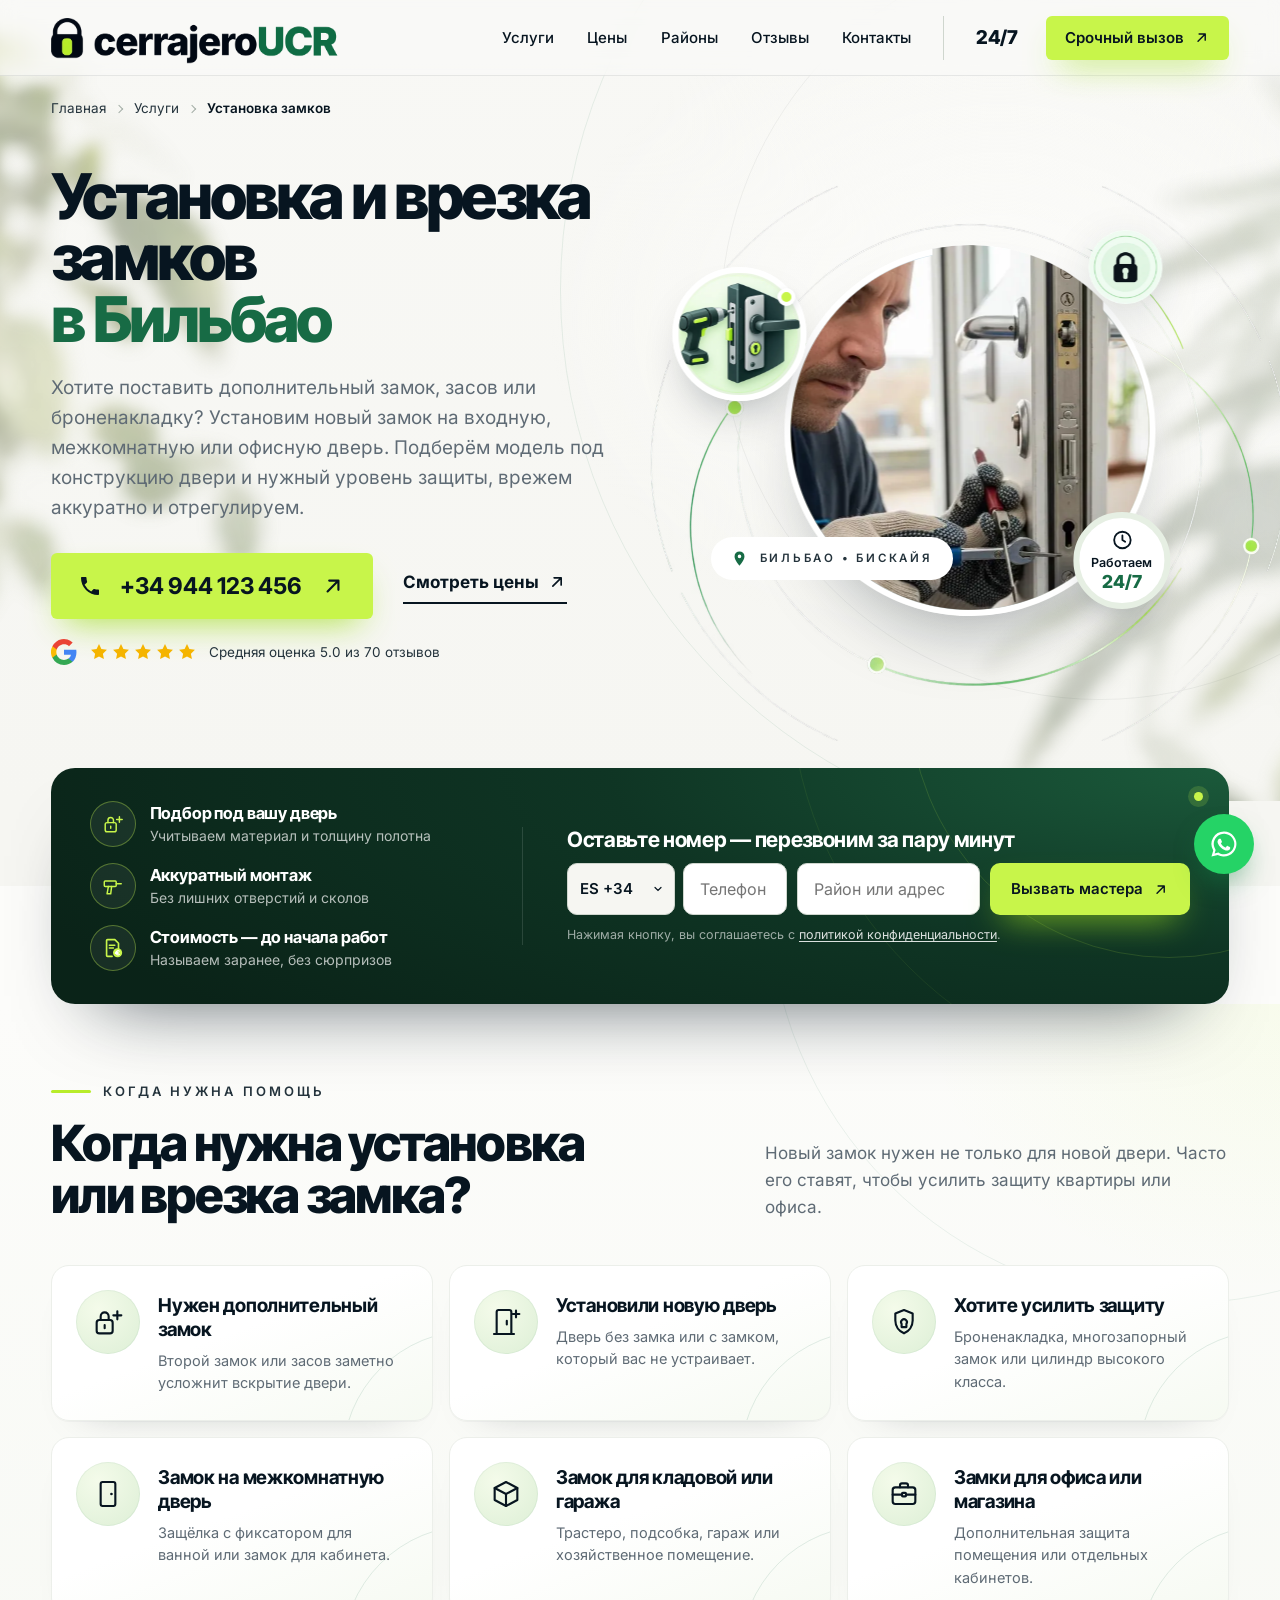
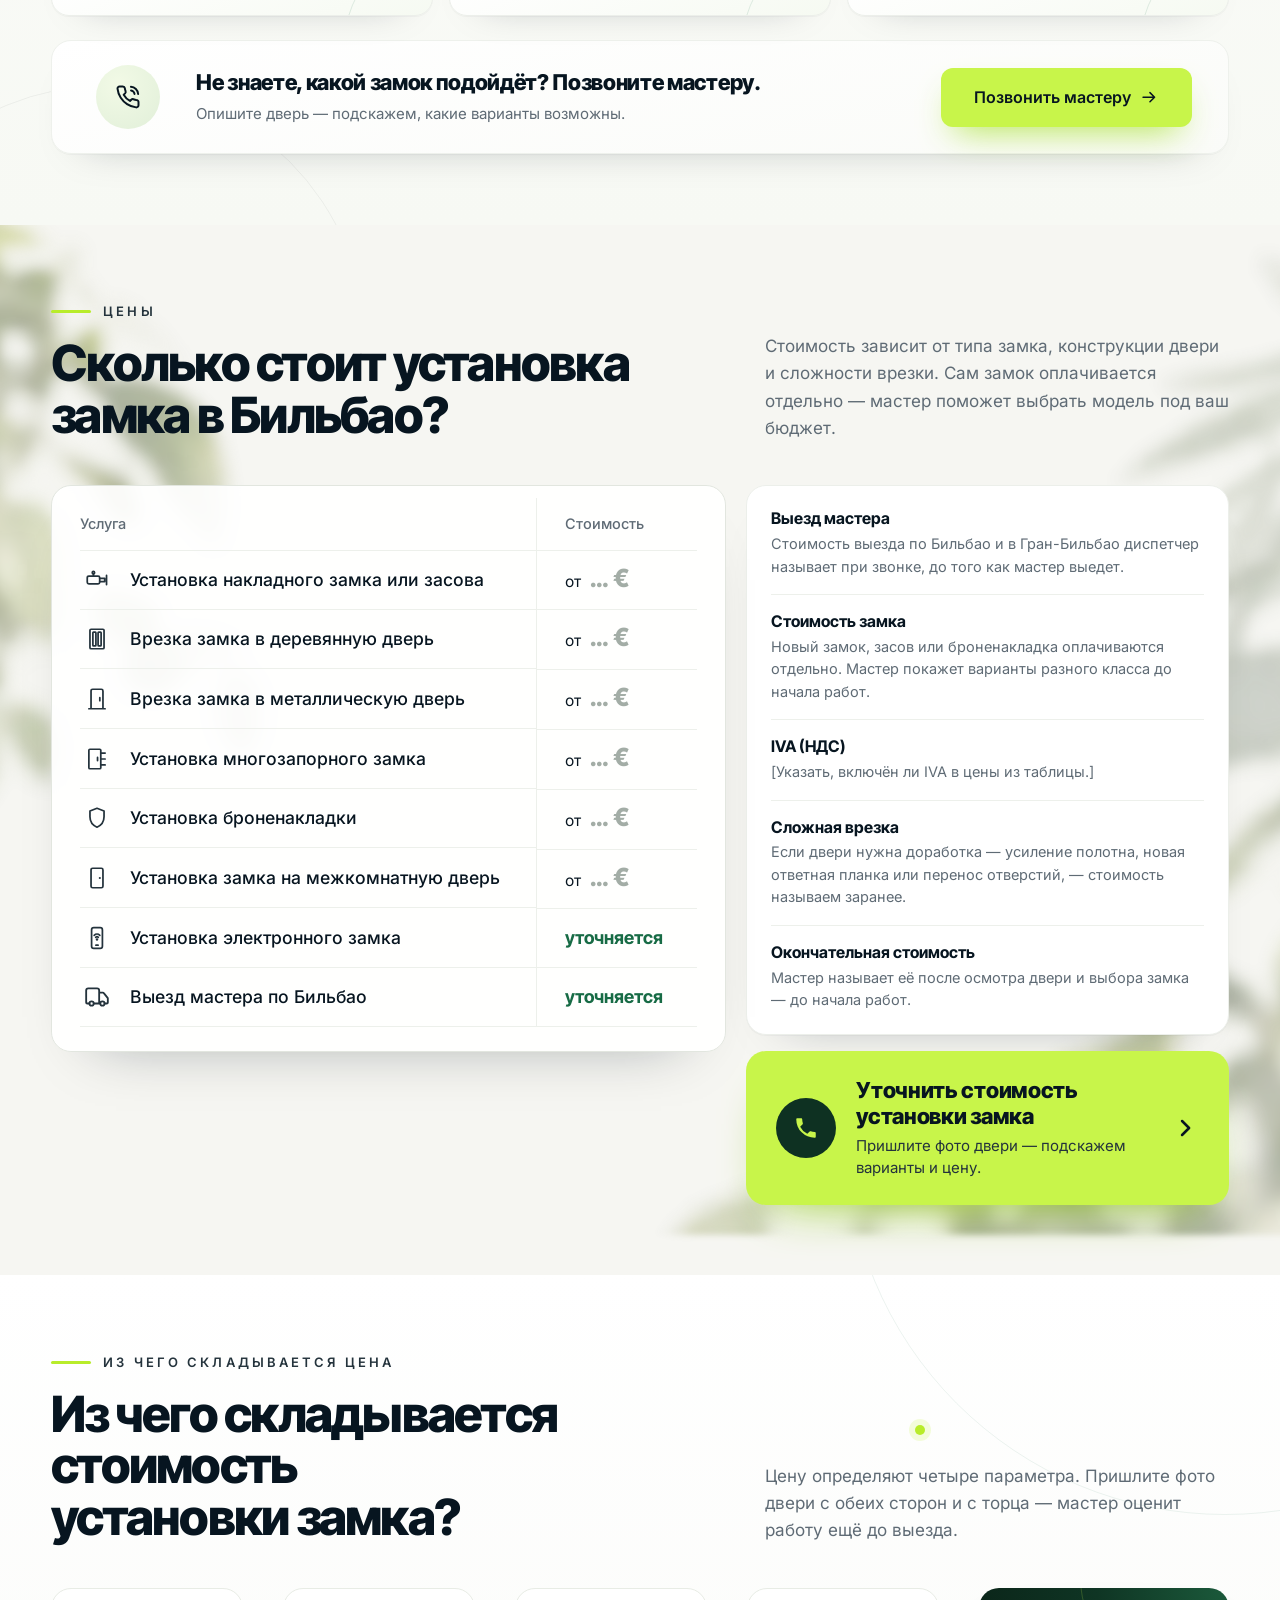
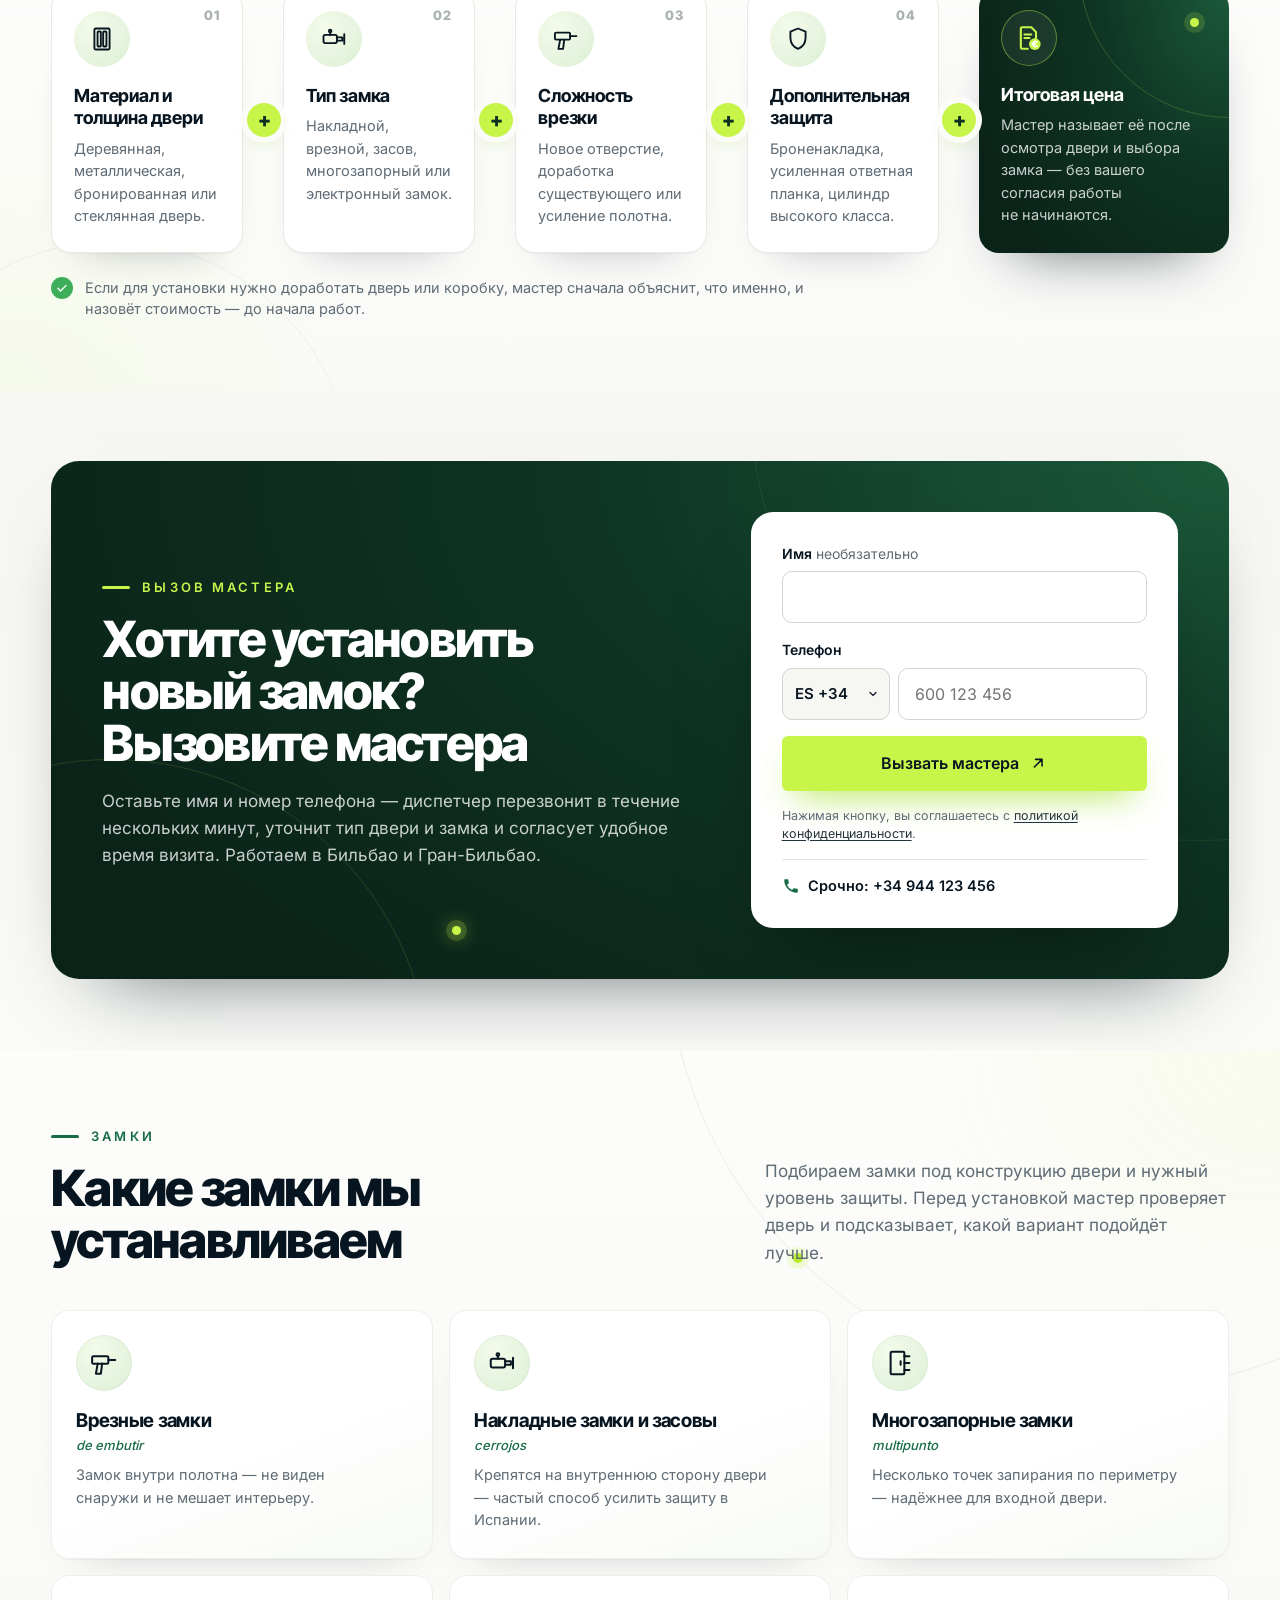
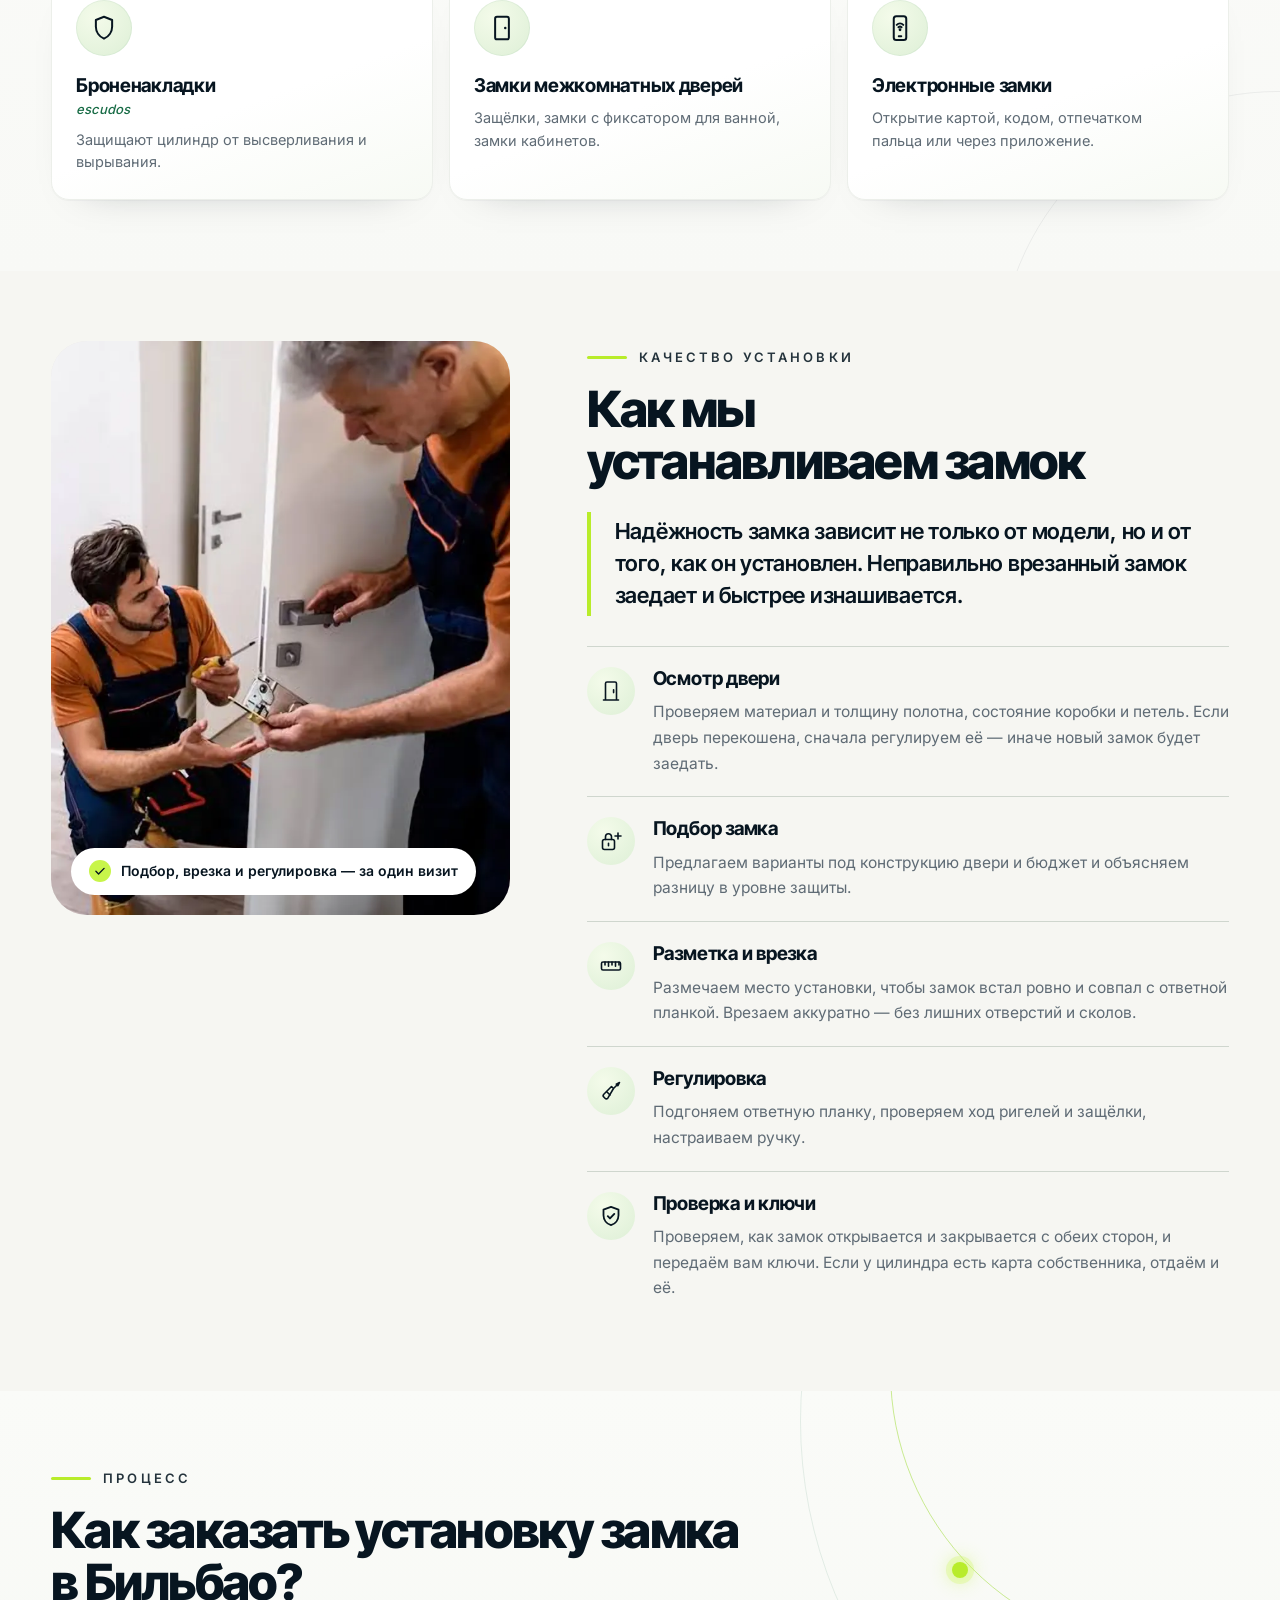
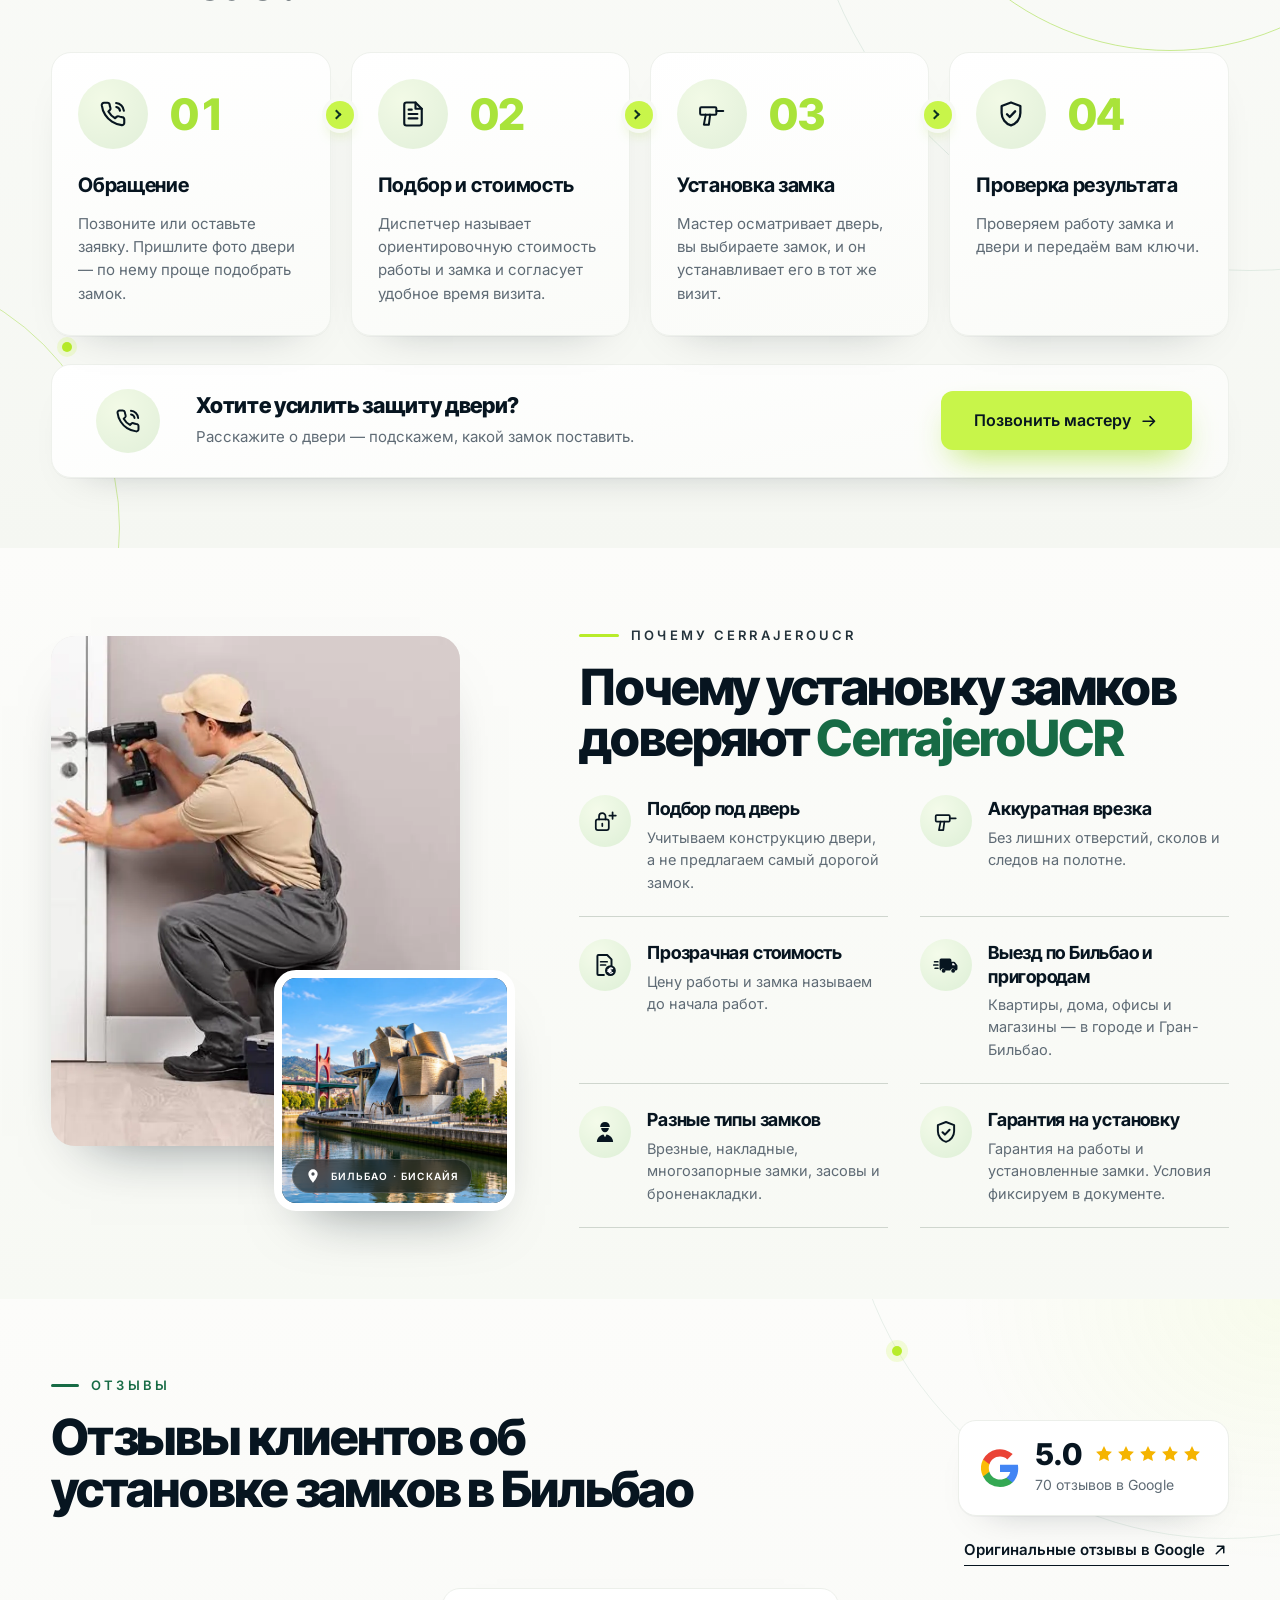
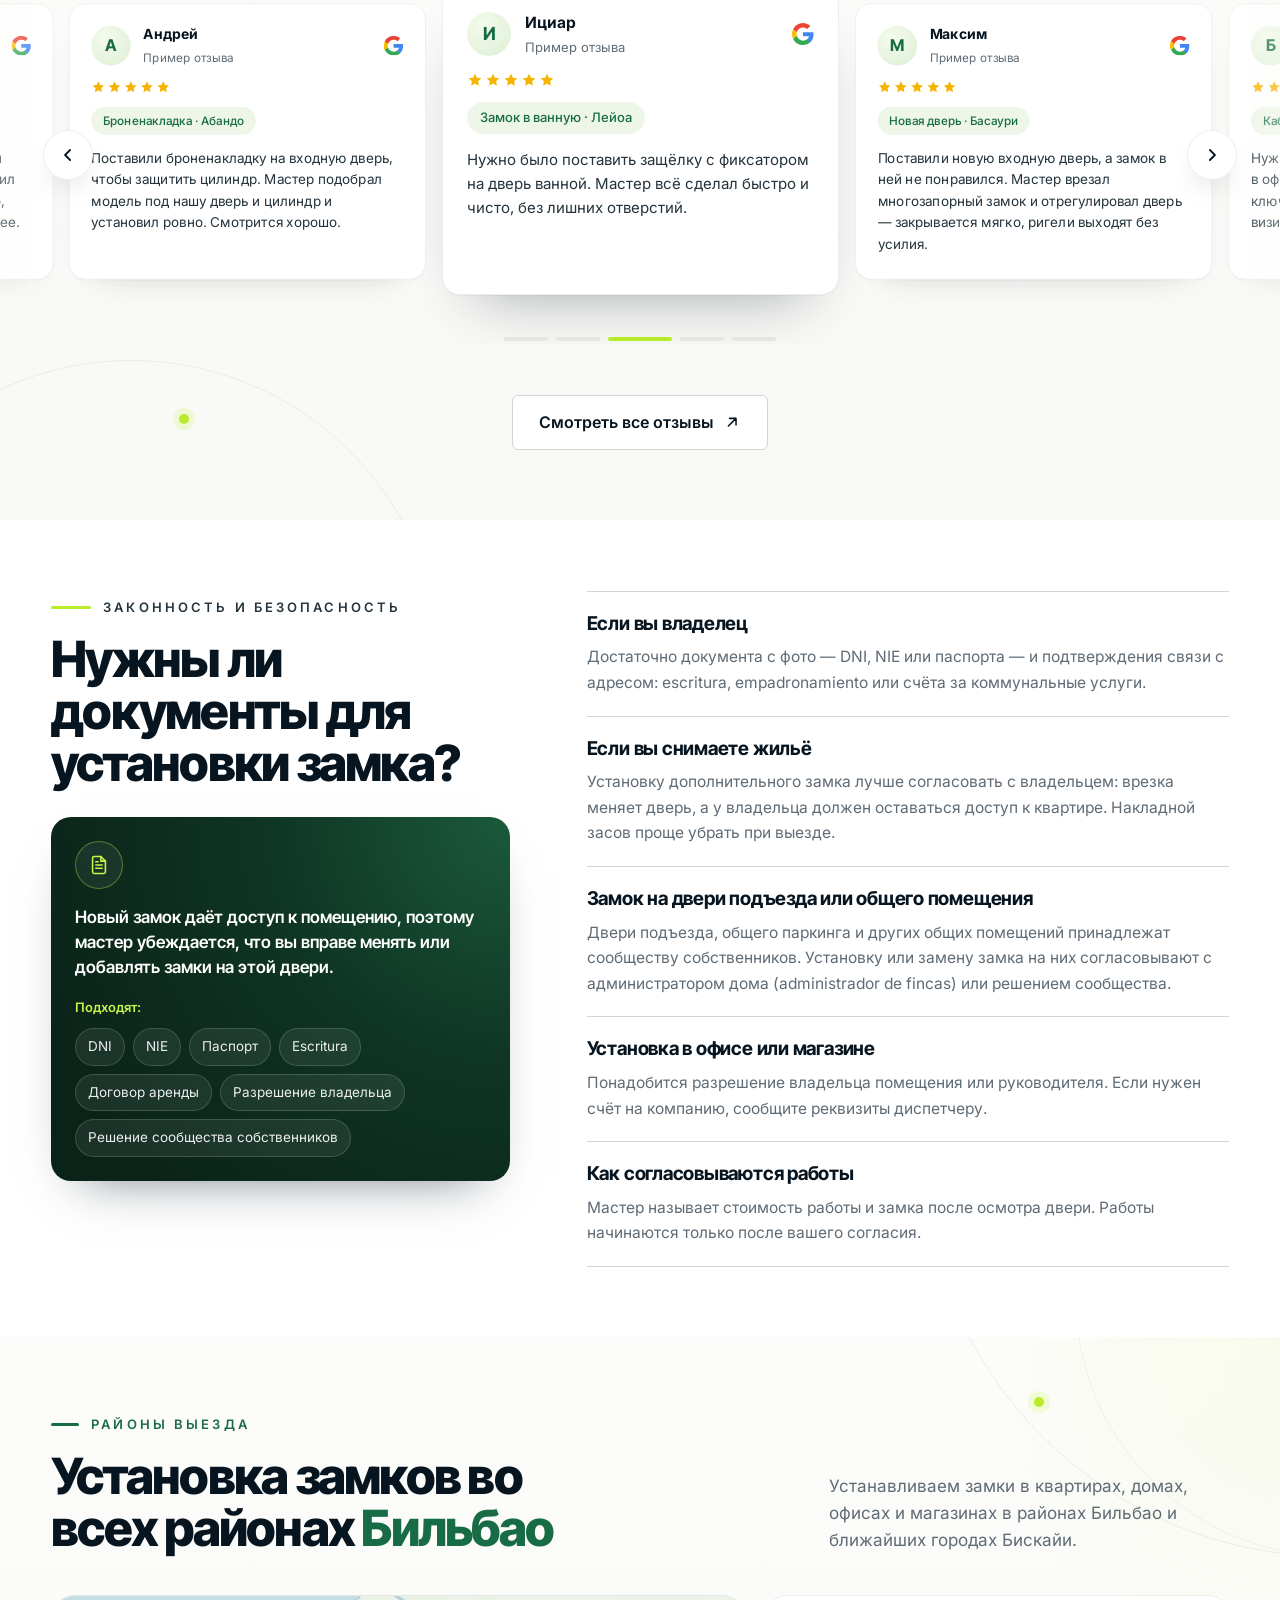
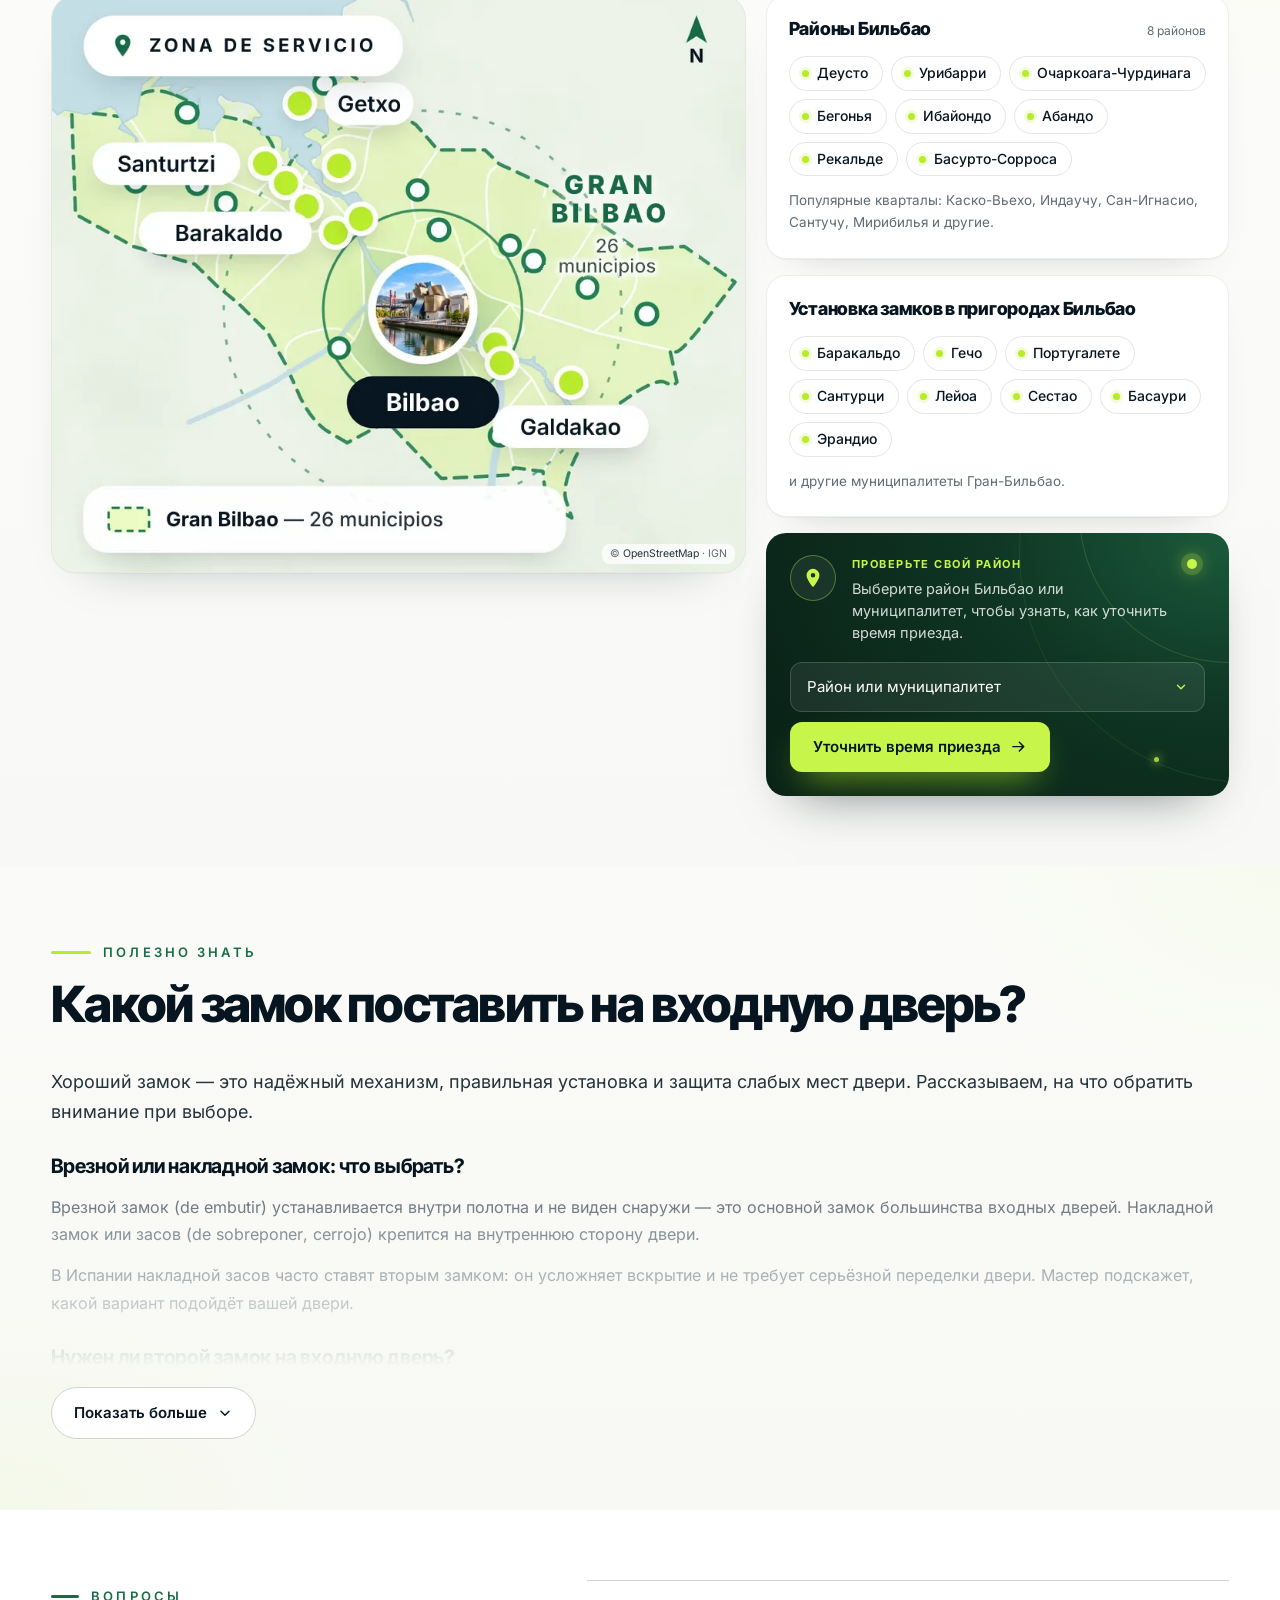
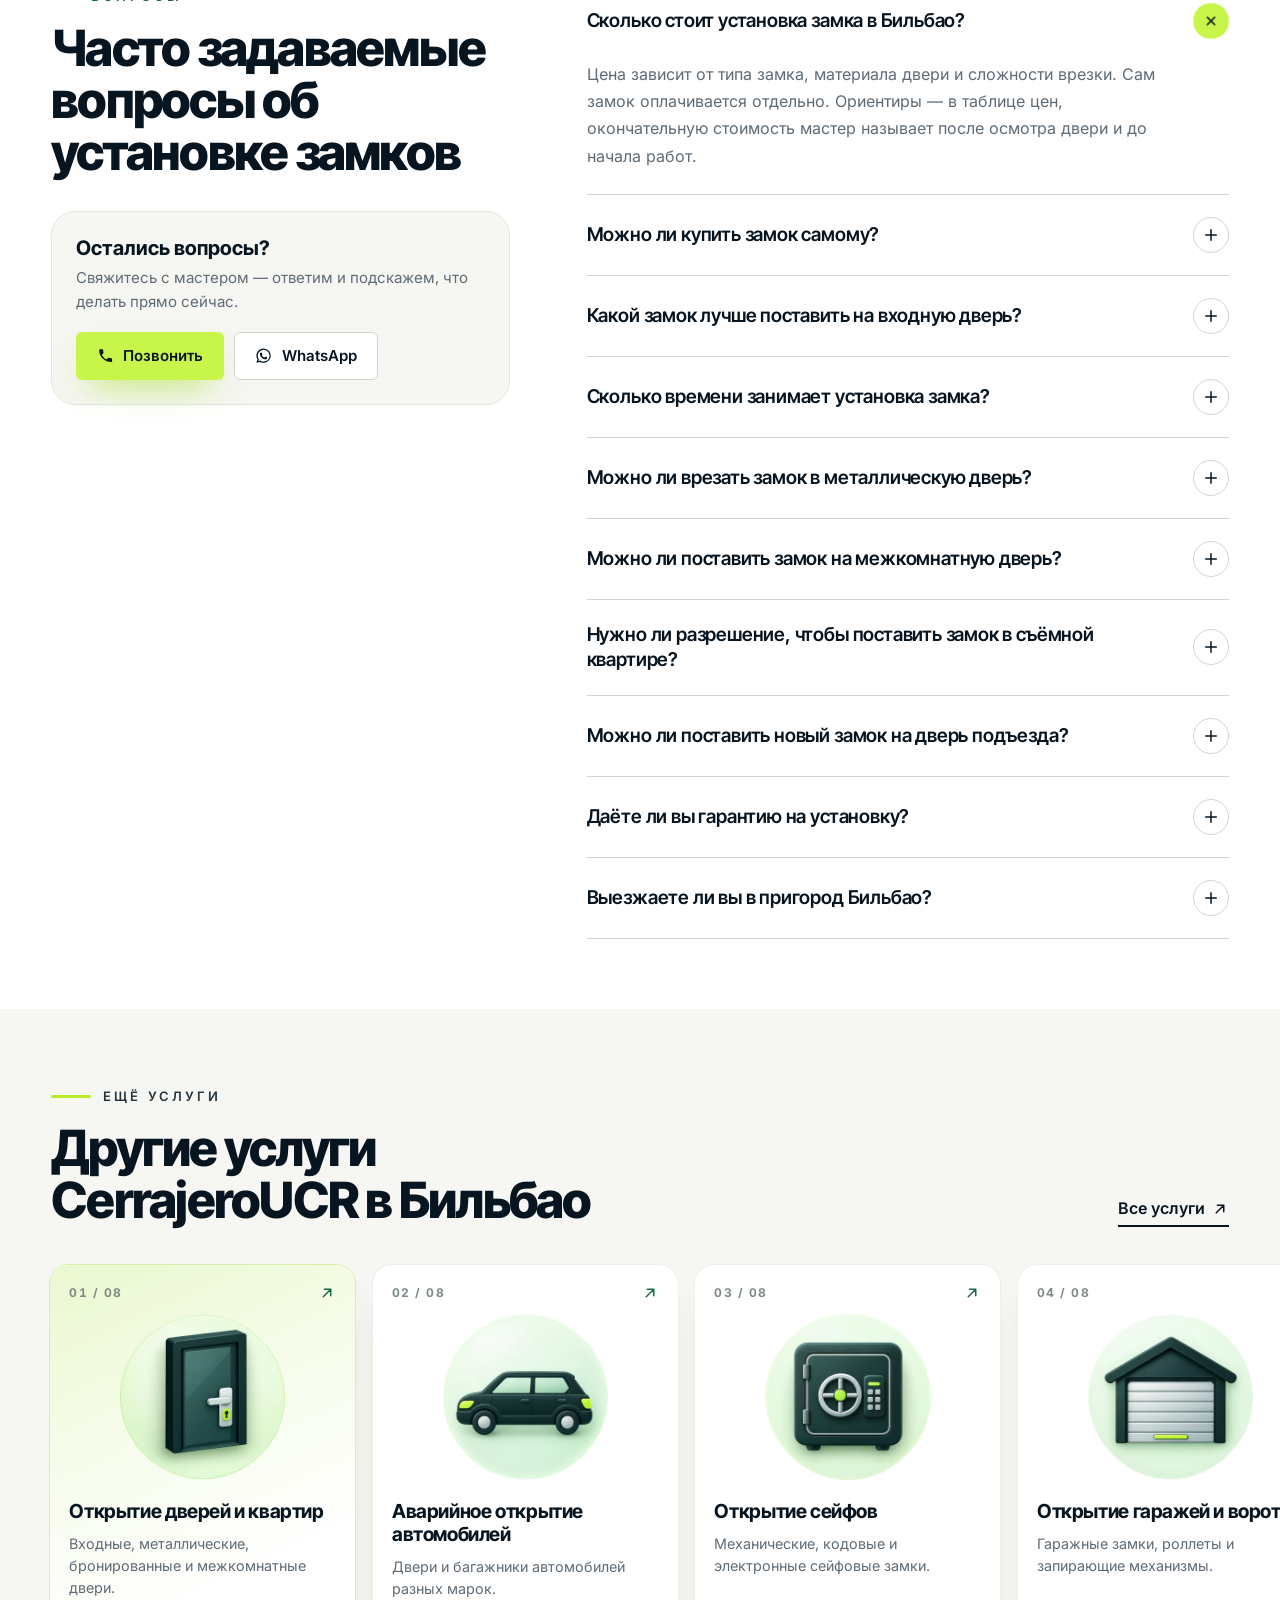
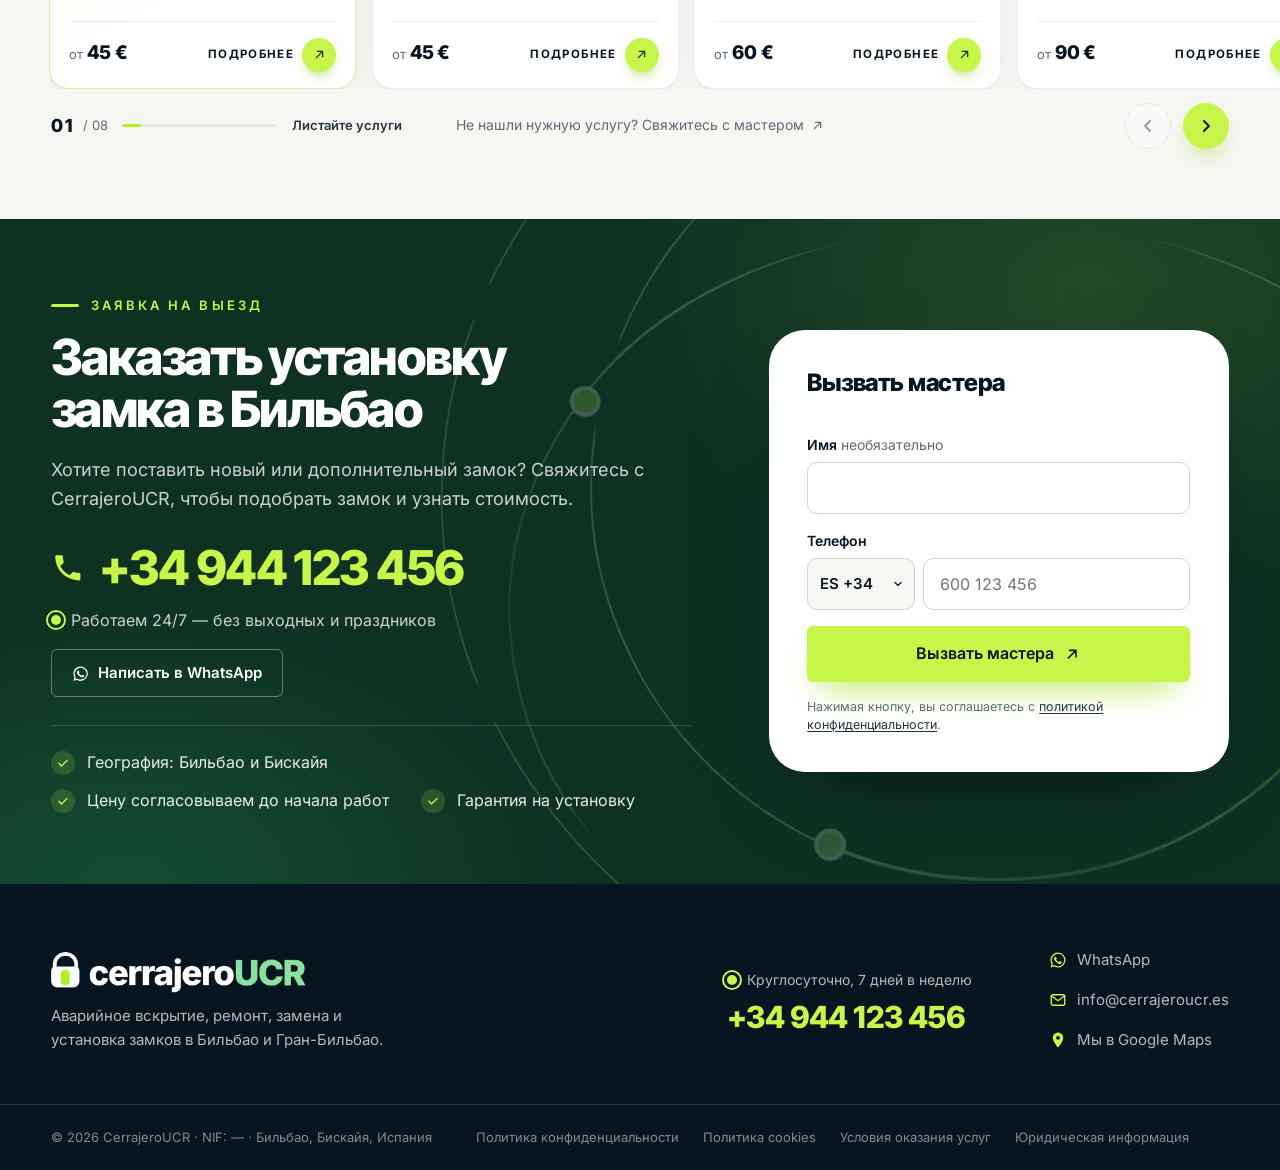
<file: servicios/instalacion-de-cerraduras/index.html>
<!DOCTYPE html>
<html lang="ru">
<head>
  <meta charset="UTF-8">
  <meta name="viewport" content="width=device-width, initial-scale=1, viewport-fit=cover">

  <!-- TODO: заменить домен cerrajeroucr.es на реальный (canonical, OG, schema.org) -->
  <title>Установка и врезка замков в Бильбао — CerrajeroUCR</title>
  <meta name="description" content="Установим дополнительный замок, засов или броненакладку, врежем замок в новую дверь. Подбор под дверь и аккуратный монтаж в Бильбао.">
  <link rel="canonical" href="https://cerrajeroucr.es/servicios/instalacion-de-cerraduras/">
  <meta name="robots" content="index, follow, max-image-preview:large">
  <!-- После перевода: hreflang для испанской версии
  <link rel="alternate" hreflang="es-ES" href="https://cerrajeroucr.es/servicios/instalacion-de-cerraduras/">
  <link rel="alternate" hreflang="ru-ES" href="https://cerrajeroucr.es/ru/servicios/instalacion-de-cerraduras/">
  <link rel="alternate" hreflang="x-default" href="https://cerrajeroucr.es/servicios/instalacion-de-cerraduras/">
  -->

  <meta name="geo.region" content="ES-BI">
  <meta name="geo.placename" content="Bilbao">
  <meta name="geo.position" content="43.2630;-2.9350">
  <meta name="ICBM" content="43.2630, -2.9350">

  <meta property="og:type" content="website">
  <meta property="og:locale" content="ru_RU">
  <meta property="og:site_name" content="CerrajeroUCR">
  <meta property="og:title" content="Установка и врезка замков в Бильбао — CerrajeroUCR">
  <meta property="og:description" content="Установка и врезка замков, засовов и броненакладок в Бильбао. Подбор под дверь, цена — до начала работ.">
  <meta property="og:url" content="https://cerrajeroucr.es/servicios/instalacion-de-cerraduras/">
  <meta property="og:image" content="https://cerrajeroucr.es/img/og-image.jpg">
  <meta property="og:image:width" content="1200">
  <meta property="og:image:height" content="630">
  <meta name="twitter:card" content="summary_large_image">

  <meta name="theme-color" content="#F6F6F2">
  <link rel="icon" type="image/png" sizes="32x32" href="../../img/favicon-32.png">
  <link rel="icon" type="image/png" sizes="192x192" href="../../img/favicon-192.png">
  <link rel="apple-touch-icon" href="../../img/apple-touch-icon.png">

  <link rel="preload" as="font" type="font/woff2" href="../../fonts/inter-tight-cyrillic-wght-normal.woff2" crossorigin>
  <link rel="preload" as="font" type="font/woff2" href="../../fonts/inter-cyrillic-wght-normal.woff2" crossorigin>
  <link rel="preload" as="image" href="../../img/master-multilock.webp" imagesrcset="../../img/master-multilock-640.webp 640w, ../../img/master-multilock.webp 1100w" imagesizes="(max-width: 760px) 80vw, 580px" fetchpriority="high">
  <link rel="stylesheet" href="../../css/style.css">
  <link rel="stylesheet" href="../../css/service.css">

  <script type="application/ld+json">
  {
    "@context": "https://schema.org",
    "@graph": [
      {
        "@type": "Locksmith",
        "@id": "https://cerrajeroucr.es/#business",
        "name": "CerrajeroUCR",
        "url": "https://cerrajeroucr.es/",
        "telephone": "+34944123456",
        "image": "https://cerrajeroucr.es/img/og-image.jpg",
        "address": {
          "@type": "PostalAddress",
          "addressLocality": "Bilbao",
          "addressRegion": "Bizkaia",
          "addressCountry": "ES"
        }
      },
      {
        "@type": "Service",
        "@id": "https://cerrajeroucr.es/servicios/instalacion-de-cerraduras/#service",
        "name": "Установка и врезка замков в Бильбао",
        "serviceType": "Установка и врезка дверных замков",
        "description": "Установка врезных и накладных замков, дополнительных засовов (cerrojos), многозапорных замков и броненакладок на входные, межкомнатные и офисные двери. Бильбао и Гран-Бильбао.",
        "provider": {
          "@id": "https://cerrajeroucr.es/#business"
        },
        "areaServed": [
          {
            "@type": "City",
            "name": "Bilbao"
          },
          {
            "@type": "AdministrativeArea",
            "name": "Gran Bilbao"
          }
        ],
        "hoursAvailable": {
          "@type": "OpeningHoursSpecification",
          "dayOfWeek": [
            "Monday",
            "Tuesday",
            "Wednesday",
            "Thursday",
            "Friday",
            "Saturday",
            "Sunday"
          ],
          "opens": "00:00",
          "closes": "23:59"
        }
      },
      {
        "@type": "BreadcrumbList",
        "@id": "https://cerrajeroucr.es/servicios/instalacion-de-cerraduras/#breadcrumbs",
        "itemListElement": [
          {
            "@type": "ListItem",
            "position": 1,
            "name": "Главная",
            "item": "https://cerrajeroucr.es/"
          },
          {
            "@type": "ListItem",
            "position": 2,
            "name": "Услуги",
            "item": "https://cerrajeroucr.es/servicios/"
          },
          {
            "@type": "ListItem",
            "position": 3,
            "name": "Установка замков",
            "item": "https://cerrajeroucr.es/servicios/instalacion-de-cerraduras/"
          }
        ]
      },
      {
        "@type": "WebPage",
        "@id": "https://cerrajeroucr.es/servicios/instalacion-de-cerraduras/#webpage",
        "url": "https://cerrajeroucr.es/servicios/instalacion-de-cerraduras/",
        "name": "Установка и врезка замков в Бильбао — CerrajeroUCR",
        "about": {
          "@id": "https://cerrajeroucr.es/servicios/instalacion-de-cerraduras/#service"
        },
        "breadcrumb": {
          "@id": "https://cerrajeroucr.es/servicios/instalacion-de-cerraduras/#breadcrumbs"
        },
        "inLanguage": "ru"
      }
    ]
  }
  </script>
  <!-- FAQ_JSONLD:start -->
  <script type="application/ld+json">
{
  "@context": "https://schema.org",
  "@type": "FAQPage",
  "mainEntity": [
    {
      "@type": "Question",
      "name": "Сколько стоит установка замка в Бильбао?",
      "acceptedAnswer": {
        "@type": "Answer",
        "text": "Цена зависит от типа замка, материала двери и сложности врезки. Сам замок оплачивается отдельно. Ориентиры — в таблице цен, окончательную стоимость мастер называет после осмотра двери и до начала работ."
      }
    },
    {
      "@type": "Question",
      "name": "Можно ли купить замок самому?",
      "acceptedAnswer": {
        "@type": "Answer",
        "text": "Да, мастер установит замок, который вы купили. Пришлите модель или фото заранее — он проверит, подойдёт ли замок к вашей двери. Гарантию на сам замок в этом случае даёт продавец, на установку — мы."
      }
    },
    {
      "@type": "Question",
      "name": "Какой замок лучше поставить на входную дверь?",
      "acceptedAnswer": {
        "@type": "Answer",
        "text": "Для большинства квартир — основной врезной замок с цилиндром с защитой от бампинга, броненакладка и, при желании, дополнительный засов. Мастер подберёт сочетание под вашу дверь и бюджет."
      }
    },
    {
      "@type": "Question",
      "name": "Сколько времени занимает установка замка?",
      "acceptedAnswer": {
        "@type": "Answer",
        "text": "Накладной засов или броненакладка устанавливаются быстрее, чем врезной или многозапорный замок. Точнее мастер скажет после осмотра двери."
      }
    },
    {
      "@type": "Question",
      "name": "Можно ли врезать замок в металлическую дверь?",
      "acceptedAnswer": {
        "@type": "Answer",
        "text": "Да, но работа сложнее, чем с деревянной дверью, и требует другого инструмента. Мастер оценит конструкцию и скажет, какой замок можно установить."
      }
    },
    {
      "@type": "Question",
      "name": "Можно ли поставить замок на межкомнатную дверь?",
      "acceptedAnswer": {
        "@type": "Answer",
        "text": "Да: защёлку с фиксатором для ванной, замок для кабинета или детской. Мастер подберёт модель под дверь и врежет её аккуратно."
      }
    },
    {
      "@type": "Question",
      "name": "Нужно ли разрешение, чтобы поставить замок в съёмной квартире?",
      "acceptedAnswer": {
        "@type": "Answer",
        "text": "Лучше согласовать с владельцем, особенно если замок врезной. Накладной засов проще убрать при выезде. Подробнее — в разделе о документах."
      }
    },
    {
      "@type": "Question",
      "name": "Можно ли поставить новый замок на дверь подъезда?",
      "acceptedAnswer": {
        "@type": "Answer",
        "text": "Только по решению сообщества собственников — двери подъезда и общих помещений принадлежат ему. Обратитесь к администратору дома: он согласует работы и вызовет мастера."
      }
    },
    {
      "@type": "Question",
      "name": "Даёте ли вы гарантию на установку?",
      "acceptedAnswer": {
        "@type": "Answer",
        "text": "Да, на работы и установленные замки. Условия и срок указываем в документе после работ."
      }
    },
    {
      "@type": "Question",
      "name": "Выезжаете ли вы в пригород Бильбао?",
      "acceptedAnswer": {
        "@type": "Answer",
        "text": "Да. Кроме всех районов Бильбао выезжаем в муниципалитеты Гран-Бильбао: Баракальдо, Гечо, Португалете, Сантурци, Лейоа, Сестао, Басаури, Эрандио и другие. Стоимость и время приезда за город диспетчер назовёт при звонке. Проверить свой район можно на карте выезда."
      }
    }
  ]
}
  </script>
  <!-- FAQ_JSONLD:end -->
</head>
<body>

<svg class="sprite" aria-hidden="true" focusable="false" xmlns="http://www.w3.org/2000/svg">
  <symbol id="i-arrow" viewBox="0 0 24 24"><path d="M7 17 17 7M8.5 7H17v8.5" fill="none" stroke="currentColor" stroke-width="2" stroke-linecap="round" stroke-linejoin="round"/></symbol>
  <symbol id="i-arrow-right" viewBox="0 0 24 24"><path d="M4 12h15M13 6l6 6-6 6" fill="none" stroke="currentColor" stroke-width="2" stroke-linecap="round" stroke-linejoin="round"/></symbol>
  <symbol id="i-phone" viewBox="0 0 24 24"><path fill="currentColor" d="M6.6 10.8a15.2 15.2 0 0 0 6.6 6.6l2.2-2.2c.3-.3.7-.4 1-.2 1.1.4 2.3.6 3.6.6.6 0 1 .4 1 1V20c0 .6-.4 1-1 1A17 17 0 0 1 3 4c0-.6.4-1 1-1h3.5c.6 0 1 .4 1 1 0 1.3.2 2.5.6 3.6.1.3 0 .7-.2 1z"/></symbol>
  <symbol id="i-clock" viewBox="0 0 24 24"><circle cx="12" cy="12" r="9" fill="none" stroke="currentColor" stroke-width="2"/><path d="M12 7v5l3 2" fill="none" stroke="currentColor" stroke-width="2" stroke-linecap="round" stroke-linejoin="round"/></symbol>
  <symbol id="i-pin" viewBox="0 0 24 24"><path fill="currentColor" d="M12 2a7 7 0 0 0-7 7c0 5.2 7 13 7 13s7-7.8 7-13a7 7 0 0 0-7-7zm0 9.5A2.5 2.5 0 1 1 12 6.5a2.5 2.5 0 0 1 0 5z"/></symbol>
  <symbol id="i-star" viewBox="0 0 24 24"><path fill="currentColor" d="m12 2.5 2.9 6 6.6.9-4.8 4.6 1.2 6.5L12 17.4l-5.9 3.1 1.2-6.5L2.5 9.4l6.6-.9z"/></symbol>
  <symbol id="i-check" viewBox="0 0 24 24"><path d="m5 12.5 4.5 4.5L19 7.5" fill="none" stroke="currentColor" stroke-width="2.4" stroke-linecap="round" stroke-linejoin="round"/></symbol>
  <symbol id="i-chev-left" viewBox="0 0 24 24"><path d="M14.5 6 8.5 12l6 6" fill="none" stroke="currentColor" stroke-width="2.2" stroke-linecap="round" stroke-linejoin="round"/></symbol>
  <symbol id="i-chev-right" viewBox="0 0 24 24"><path d="m9.5 6 6 6-6 6" fill="none" stroke="currentColor" stroke-width="2.2" stroke-linecap="round" stroke-linejoin="round"/></symbol>
  <symbol id="i-door" viewBox="0 0 24 24"><g fill="none" stroke="currentColor" stroke-width="1.7" stroke-linecap="round" stroke-linejoin="round"><rect x="6" y="3" width="12" height="18" rx="1"/><path d="M3.5 21h17"/></g><circle cx="14.6" cy="12.4" r="1" fill="currentColor"/></symbol>
  <symbol id="i-car" viewBox="0 0 24 24"><g fill="none" stroke="currentColor" stroke-width="1.7" stroke-linecap="round" stroke-linejoin="round"><path d="M3.5 16v-3.2L5.6 8a1.6 1.6 0 0 1 1.5-1h9.8a1.6 1.6 0 0 1 1.5 1l2.1 4.8V16a1 1 0 0 1-1 1h-1M6 17H4.5a1 1 0 0 1-1-1"/><path d="M3.5 12.5h17M10 17h4"/><circle cx="8" cy="17" r="2"/><circle cx="16" cy="17" r="2"/></g></symbol>
  <symbol id="i-safe" viewBox="0 0 24 24"><g fill="none" stroke="currentColor" stroke-width="1.7" stroke-linecap="round" stroke-linejoin="round"><rect x="3" y="4" width="18" height="15" rx="2"/><circle cx="11" cy="11.5" r="3.2"/><path d="M11 8.3v1.2M11 13.5v1.2M7.8 11.5H9M13 11.5h1.2M17.5 9v5M6 19v1.5M18 19v1.5"/></g></symbol>
  <symbol id="i-wrench" viewBox="0 0 24 24"><path fill="none" stroke="currentColor" stroke-width="1.7" stroke-linecap="round" stroke-linejoin="round" d="M14.7 6.3a1 1 0 0 0 0 1.4l1.6 1.6a1 1 0 0 0 1.4 0l3.8-3.8a6 6 0 0 1-7.9 7.9l-6.9 6.9a2.1 2.1 0 0 1-3-3l6.9-6.9a6 6 0 0 1 7.9-7.9z"/></symbol>
  <symbol id="i-gear" viewBox="0 0 24 24"><g fill="none" stroke="currentColor" stroke-width="1.7" stroke-linecap="round" stroke-linejoin="round"><path d="M12.2 2h-.4a2 2 0 0 0-2 2v.2a2 2 0 0 1-1 1.7l-.4.3a2 2 0 0 1-2 0l-.2-.1a2 2 0 0 0-2.7.7l-.2.4a2 2 0 0 0 .7 2.7l.2.1a2 2 0 0 1 1 1.7v.5a2 2 0 0 1-1 1.7l-.2.1a2 2 0 0 0-.7 2.7l.2.4a2 2 0 0 0 2.7.7l.2-.1a2 2 0 0 1 2 0l.4.3a2 2 0 0 1 1 1.7v.2a2 2 0 0 0 2 2h.4a2 2 0 0 0 2-2v-.2a2 2 0 0 1 1-1.7l.4-.3a2 2 0 0 1 2 0l.2.1a2 2 0 0 0 2.7-.7l.2-.4a2 2 0 0 0-.7-2.7l-.2-.1a2 2 0 0 1-1-1.7v-.5a2 2 0 0 1 1-1.7l.2-.1a2 2 0 0 0 .7-2.7l-.2-.4a2 2 0 0 0-2.7-.7l-.2.1a2 2 0 0 1-2 0l-.4-.3a2 2 0 0 1-1-1.7V4a2 2 0 0 0-2-2z"/><circle cx="12" cy="12" r="3"/></g></symbol>
  <symbol id="i-truck" viewBox="0 0 24 24"><g fill="none" stroke="currentColor" stroke-width="1.7" stroke-linecap="round" stroke-linejoin="round"><path d="M14 18V6a2 2 0 0 0-2-2H4a2 2 0 0 0-2 2v11a1 1 0 0 0 1 1h2M15 18H9M19 18h2a1 1 0 0 0 1-1v-3.6a1 1 0 0 0-.2-.6l-3.5-4.4a1 1 0 0 0-.8-.4H14"/><circle cx="17" cy="18" r="2"/><circle cx="7" cy="18" r="2"/></g></symbol>
  <symbol id="i-warning" viewBox="0 0 24 24"><g fill="none" stroke="currentColor" stroke-width="1.7" stroke-linecap="round" stroke-linejoin="round"><path d="M10.3 3.9 1.8 18a2 2 0 0 0 1.7 3h17a2 2 0 0 0 1.7-3L13.7 3.9a2 2 0 0 0-3.4 0z"/><path d="M12 9v4M12 17h.01"/></g></symbol>
  <symbol id="i-garage" viewBox="0 0 24 24"><g fill="none" stroke="currentColor" stroke-width="1.7" stroke-linecap="round" stroke-linejoin="round"><path d="M3 20.5V9l9-5.5L21 9v11.5"/><path d="M6.5 20.5V12h11v8.5M6.5 15h11M6.5 18h11"/></g></symbol>
  <symbol id="i-key" viewBox="0 0 24 24"><g fill="none" stroke="currentColor" stroke-width="1.7" stroke-linecap="round" stroke-linejoin="round"><circle cx="7.5" cy="15.5" r="5"/><path d="m11 12 9.5-9.5M15.5 7.5l3 3M18 5l2.5 2.5"/></g></symbol>
  <symbol id="i-moon" viewBox="0 0 24 24"><path fill="none" stroke="currentColor" stroke-width="1.7" stroke-linecap="round" stroke-linejoin="round" d="M12 3a6.5 6.5 0 0 0 9 9 9 9 0 1 1-9-9z"/></symbol>
  <symbol id="i-van" viewBox="0 0 24 24"><path fill="currentColor" d="M6 7.5A1.5 1.5 0 0 1 7.5 6h8A1.5 1.5 0 0 1 17 7.5V9h2.3c.5 0 .9.2 1.2.6l1.8 2.4c.2.3.3.6.3.9v2.6a1.5 1.5 0 0 1-1.5 1.5h-.6a2.4 2.4 0 0 0-4.6 0h-4.4a2.4 2.4 0 0 0-4.6 0H7.5A1.5 1.5 0 0 1 6 15.5z"/><path fill="#fff" d="M17.7 10.3h1.4l1.4 1.9h-2.8z"/><circle cx="9.8" cy="17.3" r="1.8" fill="currentColor"/><circle cx="18.6" cy="17.3" r="1.8" fill="currentColor"/><path d="M1.5 9h3M.8 12h3.7M2 15h2.5" fill="none" stroke="currentColor" stroke-width="1.6" stroke-linecap="round"/></symbol>
  <symbol id="i-clock24" viewBox="0 0 24 24"><path d="M20.5 12a8.5 8.5 0 1 1-2.5-6" fill="none" stroke="currentColor" stroke-width="1.8" stroke-linecap="round"/><path d="M18.6 2.6v3.6h-3.6" fill="none" stroke="currentColor" stroke-width="1.8" stroke-linecap="round" stroke-linejoin="round"/><text x="12.2" y="15.3" text-anchor="middle" font-size="8" font-weight="800" fill="currentColor" font-family="Inter Tight, Inter, Arial, sans-serif">24</text></symbol>
  <symbol id="i-shield-lock" viewBox="0 0 24 24"><path d="M12 2.8 4.5 5.6v5.6c0 4.6 3.1 8.6 7.5 9.9 4.4-1.3 7.5-5.3 7.5-9.9V5.6z" fill="none" stroke="currentColor" stroke-width="1.8" stroke-linejoin="round"/><path d="M10.2 11.2V9.9a1.8 1.8 0 0 1 3.6 0v1.3" fill="none" stroke="currentColor" stroke-width="1.6"/><rect x="8.9" y="11.1" width="6.2" height="4.9" rx="1" fill="currentColor"/></symbol>
  <symbol id="i-doc-euro" viewBox="0 0 24 24"><path d="M6 2.8h8l4 4V13M11 21.2H6a1 1 0 0 1-1-1V3.8a1 1 0 0 1 1-1" fill="none" stroke="currentColor" stroke-width="1.8" stroke-linecap="round" stroke-linejoin="round"/><path d="M8 9h6M8 12h4.5" fill="none" stroke="currentColor" stroke-width="1.6" stroke-linecap="round"/><circle cx="17" cy="17.2" r="5" fill="currentColor"/><path d="M19 15.4a2.3 2.3 0 1 0 0 3.6M14.6 16.6h3M14.6 17.9h3" fill="none" stroke="#fff" stroke-width="1.2" stroke-linecap="round"/></symbol>
  <symbol id="i-worker" viewBox="0 0 24 24"><path fill="currentColor" d="M12 2.8c-2.6 0-4.4 1.8-4.4 4.1v.4h8.8v-.4c0-2.3-1.8-4.1-4.4-4.1z"/><path fill="currentColor" d="M8.4 8.4h7.2c-.2 2.2-1.7 3.9-3.6 3.9s-3.4-1.7-3.6-3.9zM4.5 21.2c.2-3.9 3.2-6.4 6.1-6.8l1.4 2.4 1.4-2.4c2.9.4 5.9 2.9 6.1 6.8z"/></symbol>
  <symbol id="i-shield-check" viewBox="0 0 24 24"><path d="M12 2.8 4.5 5.6v5.6c0 4.6 3.1 8.6 7.5 9.9 4.4-1.3 7.5-5.3 7.5-9.9V5.6z" fill="none" stroke="currentColor" stroke-width="1.8" stroke-linejoin="round"/><path d="m8.8 12.2 2.2 2.2 4.3-4.5" fill="none" stroke="currentColor" stroke-width="1.9" stroke-linecap="round" stroke-linejoin="round"/></symbol>
  <symbol id="i-phone-ring" viewBox="0 0 24 24"><g fill="none" stroke="currentColor" stroke-width="1.7" stroke-linecap="round" stroke-linejoin="round"><path d="M21 16.4v2.7a1.8 1.8 0 0 1-2 1.8 17.8 17.8 0 0 1-7.8-2.8 17.6 17.6 0 0 1-5.4-5.4A17.8 17.8 0 0 1 3 4.9 1.8 1.8 0 0 1 4.8 3h2.7a1.8 1.8 0 0 1 1.8 1.5c.1.9.3 1.7.6 2.5a1.8 1.8 0 0 1-.4 1.9L8.3 10a14.4 14.4 0 0 0 5.4 5.4l1.1-1.1a1.8 1.8 0 0 1 1.9-.4c.8.3 1.6.5 2.5.6a1.8 1.8 0 0 1 1.8 1.9z"/><path d="M14.5 3.2a6.8 6.8 0 0 1 6.2 6.2M14.6 6.4a3.6 3.6 0 0 1 3 3"/></g></symbol>
  <symbol id="i-doc" viewBox="0 0 24 24"><g fill="none" stroke="currentColor" stroke-width="1.7" stroke-linecap="round" stroke-linejoin="round"><path d="M14 2.8H6.8a1.8 1.8 0 0 0-1.8 1.8v14.8a1.8 1.8 0 0 0 1.8 1.8h10.4a1.8 1.8 0 0 0 1.8-1.8V7.8z"/><path d="M14 2.8v5h5M8.5 12h7M8.5 15.5h7M8.5 8.5h2.5"/></g></symbol>
  <symbol id="i-van-line" viewBox="0.6 4.2 21.4 15"><g fill="none" stroke="currentColor" stroke-width="1.5" stroke-linecap="round" stroke-linejoin="round"><path d="M7 7.2h9.3v8.6M7 7.2v8.6h1.3M16.3 9.7h2.6l2.6 3.3v2.8h-1.3M13.3 15.8H11"/><circle cx="9.7" cy="16.4" r="1.6"/><circle cx="18.6" cy="16.4" r="1.6"/><path d="M2 10h3M1 12.6h4M2.5 15.2h2"/></g></symbol>
  <symbol id="i-plus" viewBox="0 0 24 24"><path d="M12 5v14M5 12h14" fill="none" stroke="currentColor" stroke-width="2" stroke-linecap="round"/></symbol>
  <symbol id="i-camera" viewBox="0 0 24 24"><path d="M4 8h3l2-3h6l2 3h3a1 1 0 0 1 1 1v10a1 1 0 0 1-1 1H4a1 1 0 0 1-1-1V9a1 1 0 0 1 1-1z" fill="none" stroke="currentColor" stroke-width="1.8" stroke-linejoin="round"/><circle cx="12" cy="13.5" r="3.5" fill="none" stroke="currentColor" stroke-width="1.8"/></symbol>
  <symbol id="i-mail" viewBox="0 0 24 24"><rect x="3" y="5" width="18" height="14" rx="2" fill="none" stroke="currentColor" stroke-width="1.8"/><path d="m4 7 8 6 8-6" fill="none" stroke="currentColor" stroke-width="1.8" stroke-linejoin="round"/></symbol>
  <symbol id="i-close" viewBox="0 0 24 24"><path d="M6 6l12 12M18 6 6 18" fill="none" stroke="currentColor" stroke-width="2" stroke-linecap="round"/></symbol>
  <symbol id="i-wa" viewBox="0 0 24 24"><path fill="currentColor" d="M12 2a10 10 0 0 0-8.6 15.1L2 22l5-1.3A10 10 0 1 0 12 2zm0 18.2c-1.5 0-3-.4-4.2-1.2l-.3-.2-3 .8.8-2.9-.2-.3A8.2 8.2 0 1 1 12 20.2z"/><path fill="currentColor" d="M16.6 14.3c-.3-.1-1.5-.7-1.7-.8-.2-.1-.4-.1-.6.1l-.8 1c-.1.2-.3.2-.5.1a6.7 6.7 0 0 1-3.4-2.9c-.3-.4.3-.4.7-1.4.1-.2 0-.3 0-.4l-.8-1.8c-.2-.5-.4-.4-.6-.4h-.5c-.2 0-.4.1-.7.3-.2.3-.9.9-.9 2.1s.9 2.4 1 2.6c.1.2 1.8 2.7 4.3 3.8 1.6.7 2.2.7 3 .6.5-.1 1.5-.6 1.7-1.2.2-.6.2-1.1.1-1.2z"/></symbol>
  <symbol id="i-google" viewBox="0 0 24 24"><path fill="#4285F4" d="M23.5 12.3c0-.8-.1-1.6-.2-2.3H12v4.5h6.5a5.6 5.6 0 0 1-2.4 3.6v3h3.9c2.2-2.1 3.5-5.2 3.5-8.8z"/><path fill="#34A853" d="M12 24c3.2 0 6-1.1 7.9-2.9l-3.9-3c-1.1.7-2.4 1.2-4 1.2-3.1 0-5.8-2.1-6.7-5H1.3v3.1A12 12 0 0 0 12 24z"/><path fill="#FBBC05" d="M5.3 14.3a7.2 7.2 0 0 1 0-4.6V6.6h-4a12 12 0 0 0 0 10.8z"/><path fill="#EA4335" d="M12 4.8c1.8 0 3.4.6 4.6 1.8l3.4-3.4A12 12 0 0 0 1.3 6.6l4 3.1C6.2 6.9 8.9 4.8 12 4.8z"/></symbol>
  <symbol id="i-pin-line" viewBox="0 0 24 24"><g fill="none" stroke="currentColor" stroke-width="1.8" stroke-linecap="round" stroke-linejoin="round"><path d="M12 21.2s-6.8-6.3-6.8-11.6a6.8 6.8 0 0 1 13.6 0c0 5.3-6.8 11.6-6.8 11.6z"/><circle cx="12" cy="9.6" r="2.5"/></g></symbol>
  <symbol id="i-phone-line" viewBox="0 0 24 24"><path fill="none" stroke="currentColor" stroke-width="1.8" stroke-linecap="round" stroke-linejoin="round" d="M21 16.4v2.7a1.8 1.8 0 0 1-2 1.8 17.8 17.8 0 0 1-7.8-2.8 17.6 17.6 0 0 1-5.4-5.4A17.8 17.8 0 0 1 3 4.9 1.8 1.8 0 0 1 4.8 3h2.7a1.8 1.8 0 0 1 1.8 1.5c.1.9.3 1.7.6 2.5a1.8 1.8 0 0 1-.4 1.9L8.3 10a14.4 14.4 0 0 0 5.4 5.4l1.1-1.1a1.8 1.8 0 0 1 1.9-.4c.8.3 1.6.5 2.5.6a1.8 1.8 0 0 1 1.8 1.9z"/></symbol>
  <!-- типы дверей и замков (блок 10) -->
  <symbol id="t-door-steel" viewBox="0 0 24 24"><g fill="none" stroke="currentColor" stroke-width="1.6" stroke-linecap="round" stroke-linejoin="round"><path d="M6.5 21V4.5A1.5 1.5 0 0 1 8 3h8a1.5 1.5 0 0 1 1.5 1.5V21M4.5 21h15M14.6 10.8v2.8"/></g></symbol>
  <symbol id="t-shield" viewBox="0 0 24 24"><g fill="none" stroke="currentColor" stroke-width="1.6" stroke-linecap="round" stroke-linejoin="round"><path d="M12 3 5.5 5.6v5.3c0 4.3 2.8 8 6.5 9.6 3.7-1.6 6.5-5.3 6.5-9.6V5.6z"/></g></symbol>
  <symbol id="t-door-wood" viewBox="0 0 24 24"><g fill="none" stroke="currentColor" stroke-width="1.6" stroke-linecap="round" stroke-linejoin="round"><rect x="5.5" y="3" width="13" height="18" rx="1"/><rect x="8.2" y="5.6" width="2.8" height="12.8" rx=".6"/><rect x="13" y="5.6" width="2.8" height="12.8" rx=".6"/></g></symbol>
  <symbol id="t-building" viewBox="0 0 24 24"><g fill="none" stroke="currentColor" stroke-width="1.6" stroke-linecap="round" stroke-linejoin="round"><path d="M3.5 21h17M6 21V4.2a.7.7 0 0 1 .7-.7h6.6a.7.7 0 0 1 .7.7V21M14 9.5h3.3a.7.7 0 0 1 .7.7V21M8.5 7.2h1M10.5 7.2h1M8.5 10.4h1M10.5 10.4h1M8.5 13.6h1M10.5 13.6h1M15.5 13h1M15.5 16.2h1M9.2 21v-3.3h1.6V21"/></g></symbol>
  <symbol id="t-door-inner" viewBox="0 0 24 24"><g fill="none" stroke="currentColor" stroke-width="1.6" stroke-linecap="round" stroke-linejoin="round"><rect x="6.5" y="3" width="11" height="18" rx="1.5"/></g><circle cx="14.6" cy="12" r="1" fill="currentColor"/></symbol>
  <symbol id="t-briefcase" viewBox="0 0 24 24"><g fill="none" stroke="currentColor" stroke-width="1.6" stroke-linecap="round" stroke-linejoin="round"><rect x="3.5" y="7" width="17" height="12.5" rx="2"/><path d="M9 7V5.5A1.5 1.5 0 0 1 10.5 4h3A1.5 1.5 0 0 1 15 5.5V7M3.5 12.5h7M13.5 12.5h7"/><rect x="10.5" y="11.2" width="3" height="2.6" rx=".6"/></g></symbol>
  <symbol id="t-door-tech" viewBox="0 0 24 24"><g fill="none" stroke="currentColor" stroke-width="1.6" stroke-linecap="round" stroke-linejoin="round"><rect x="6" y="3" width="12" height="18" rx="1"/><path d="M9 7h6M9 10h6M9 13h6M9 17.2h2.2"/></g></symbol>
  <symbol id="t-garage-door" viewBox="0 0 24 24"><g fill="none" stroke="currentColor" stroke-width="1.6" stroke-linecap="round" stroke-linejoin="round"><path d="M3 5h18M5 5v16M19 5v16M5 8.8h14M5 12.4h14M5 16h14M5 19.6h14"/></g></symbol>
  <symbol id="t-cylinder" viewBox="0 0 24 24"><g fill="none" stroke="currentColor" stroke-width="1.6" stroke-linecap="round" stroke-linejoin="round"><path d="M9.8 11.9a4.5 4.5 0 1 1 4.4 0v7.6a1 1 0 0 1-1 1h-2.4a1 1 0 0 1-1-1z"/><path d="M12 5.9v3.6"/></g></symbol>
  <symbol id="t-key-bit" viewBox="0 0 24 24"><g fill="none" stroke="currentColor" stroke-width="1.6" stroke-linecap="round" stroke-linejoin="round"><circle cx="6.5" cy="12" r="3.5"/><path d="M10 12h10.5M16 12v3.6h4.5V12M18.2 13.6v2"/></g></symbol>
  <symbol id="t-disc" viewBox="0 0 24 24"><g fill="none" stroke="currentColor" stroke-width="1.6" stroke-linecap="round" stroke-linejoin="round"><circle cx="12" cy="12" r="8.5"/><path d="M12 7.5a4.5 4.5 0 0 1 0 9z"/></g></symbol>
  <symbol id="t-bolt" viewBox="0 0 24 24"><g fill="none" stroke="currentColor" stroke-width="1.6" stroke-linecap="round" stroke-linejoin="round"><rect x="3" y="8.5" width="11.5" height="7" rx="1.5"/><path d="M14.5 10.6h4.6v2.8h-4.6M20.8 7.8v8.4M8.7 8.5V6.3"/><circle cx="8.7" cy="5.2" r="1.1"/></g></symbol>
  <symbol id="t-keypad" viewBox="0 0 24 24"><g fill="none" stroke="currentColor" stroke-width="1.6" stroke-linecap="round" stroke-linejoin="round"><rect x="5.5" y="2.5" width="13" height="19" rx="2"/><path stroke-width="2.3" d="M9 7h.01M12 7h.01M15 7h.01M9 10.5h.01M12 10.5h.01M15 10.5h.01M9 14h.01M12 14h.01M15 14h.01M12 17.5h.01"/></g></symbol>
  <symbol id="t-smart" viewBox="0 0 24 24"><g fill="none" stroke="currentColor" stroke-width="1.6" stroke-linecap="round" stroke-linejoin="round"><rect x="7" y="2.5" width="10" height="19" rx="2"/><path d="M11 18.6h2M9.4 9.5a3.7 3.7 0 0 1 5.2 0M10.8 11.4a1.7 1.7 0 0 1 2.4 0"/><path stroke-width="2.2" d="M12 13.4h.01"/></g></symbol>
  <symbol id="t-padlock" viewBox="0 0 24 24"><g fill="none" stroke="currentColor" stroke-width="1.6" stroke-linecap="round" stroke-linejoin="round"><rect x="5" y="10.5" width="14" height="10.5" rx="2"/><path d="M8 10.5V7.5a4 4 0 0 1 8 0v3M12 14.5v2.5"/></g></symbol>
  <symbol id="t-multipoint" viewBox="0 0 24 24"><g fill="none" stroke="currentColor" stroke-width="1.6" stroke-linecap="round" stroke-linejoin="round"><rect x="4.5" y="3" width="11" height="18" rx="1"/><path d="M15.5 6.5h4M15.5 12h4M15.5 17.5h4M12.5 10.6v2.8"/></g></symbol>
  <!-- ситуации (страница «Открытие квартир») -->
  <symbol id="s-door-slam" viewBox="0 0 24 24"><g fill="none" stroke="currentColor" stroke-width="1.6" stroke-linecap="round" stroke-linejoin="round"><path d="M4.5 21V4.5A1.5 1.5 0 0 1 6 3h7a1.5 1.5 0 0 1 1.5 1.5V21M2.5 21h14"/><path d="M11.6 11.2v2.6"/><path d="M17.6 8.6c1.1.9 1.7 2.1 1.7 3.4s-.6 2.5-1.7 3.4M20.1 6.6c1.7 1.4 2.6 3.3 2.6 5.4s-.9 4-2.6 5.4"/></g></symbol>
  <symbol id="s-keys-lost" viewBox="0 0 24 24"><g fill="none" stroke="currentColor" stroke-width="1.6" stroke-linecap="round" stroke-linejoin="round"><circle cx="6.8" cy="15.6" r="3.9"/><path d="m9.6 12.8 6.4-6.4M13.6 8.8l1.9 1.9M15.8 6.6l1.5 1.5"/><path d="M17.4 14.4a2.3 2.3 0 1 1 3.3 2.1c-.6.3-.9.8-.9 1.4v.4"/><path d="M19.8 21.2h.01"/></g></symbol>
  <symbol id="s-lock-jam" viewBox="0 0 24 24"><g fill="none" stroke="currentColor" stroke-width="1.6" stroke-linecap="round" stroke-linejoin="round"><path d="M7.6 12.6a4.3 4.3 0 1 1 4.6 0v7.1a1 1 0 0 1-1 1H8.6a1 1 0 0 1-1-1z"/><path d="M9.9 6.9v3.6"/><path d="m16.4 4.6 4.2 4.2M20.6 4.6l-4.2 4.2"/></g></symbol>
  <symbol id="s-key-broken" viewBox="0 0 24 24"><g fill="none" stroke="currentColor" stroke-width="1.6" stroke-linecap="round" stroke-linejoin="round"><circle cx="5.4" cy="12" r="3.3"/><path d="M8.7 12h3.2l.9-1.4.8 2.6"/><path d="M15.6 10.7l.8 1.3h4.8v2.8M18.6 12v2.1"/><path d="M13.4 7.4l.5-1.9M16 8.3l1.3-1.5M11.2 7.6l-.8-1.8"/></g></symbol>
  <symbol id="s-key-inside" viewBox="0 0 24 24"><g fill="none" stroke="currentColor" stroke-width="1.6" stroke-linecap="round" stroke-linejoin="round"><path d="M3.5 21V4.5A1.5 1.5 0 0 1 5 3h8.5A1.5 1.5 0 0 1 15 4.5V21M2 21h14.5"/><circle cx="7.3" cy="12" r="1.9"/><path d="M9.2 12h3.4v1.7M11.2 12v1.3"/><path d="M22.4 12h-4.6M20 9.8 17.8 12l2.2 2.2"/></g></symbol>
  <symbol id="s-door-armored" viewBox="0 0 24 24"><g fill="none" stroke="currentColor" stroke-width="1.6" stroke-linecap="round" stroke-linejoin="round"><path d="M3.5 21V4.5A1.5 1.5 0 0 1 5 3h8a1.5 1.5 0 0 1 1.5 1.5v4.6M2 21h9.5"/><path d="M11 13.4h.01" stroke-width="2.4"/><path d="M18 11.2 14 12.7v2.9c0 2.4 1.6 4.4 4 5.1 2.4-.7 4-2.7 4-5.1v-2.9z"/><path d="m16.5 16.1 1.1 1.1 2-2.1"/></g></symbol>
  <!-- страницы услуг: ситуации, типы, факторы -->
  <symbol id="x-car-lock" viewBox="0 0 24 24"><g fill="none" stroke="currentColor" stroke-width="1.6" stroke-linecap="round" stroke-linejoin="round"><path d="M2.5 17v-3l1.9-4.3A1.5 1.5 0 0 1 5.8 9h6.7M2.5 13.5h10M5.5 17H4a1.5 1.5 0 0 1-1.5-1.5"/><circle cx="7" cy="17.3" r="1.8"/><path d="M8.8 17.3h3.7"/><rect x="14" y="12" width="8" height="6.5" rx="1.3"/><path d="M15.8 12v-1.6a2.2 2.2 0 0 1 4.4 0V12M18 14.6v1.4"/></g></symbol>
  <symbol id="x-trunk" viewBox="0 0 24 24"><g fill="none" stroke="currentColor" stroke-width="1.6" stroke-linecap="round" stroke-linejoin="round"><path d="M3.5 18.5V12l1.8-5.2A1.5 1.5 0 0 1 6.7 5.8h10.6a1.5 1.5 0 0 1 1.4 1L20.5 12v6.5"/><path d="M3.5 12h17M3.5 18.5h17M9 15.2h6"/><path d="M6.3 21v-2.5M17.7 21v-2.5"/></g></symbol>
  <symbol id="x-fob" viewBox="0 0 24 24"><g fill="none" stroke="currentColor" stroke-width="1.6" stroke-linecap="round" stroke-linejoin="round"><rect x="7.5" y="7.5" width="9" height="14" rx="3"/><path d="M10.4 11.8h.01M13.6 11.8h.01M12 15.8v2" stroke-width="2.2"/><path d="M8.8 4.6a4.6 4.6 0 0 1 6.4 0M6.6 2.6a7.7 7.7 0 0 1 10.8 0"/></g></symbol>
  <symbol id="x-key-ignition" viewBox="0 0 24 24"><g fill="none" stroke="currentColor" stroke-width="1.6" stroke-linecap="round" stroke-linejoin="round"><circle cx="12" cy="12" r="8.5"/><circle cx="12" cy="12" r="3"/><path d="M12 9v-4.5M5 12h2.5M16.5 12H19"/></g></symbol>
  <symbol id="x-heart-car" viewBox="0 0 24 24"><g fill="none" stroke="currentColor" stroke-width="1.6" stroke-linecap="round" stroke-linejoin="round"><path d="M12 20.5s-7.5-4.6-7.5-10A4.3 4.3 0 0 1 12 7.8a4.3 4.3 0 0 1 7.5 2.7c0 5.4-7.5 10-7.5 10z"/><path d="M12 11.2v3.2M12 17h.01"/></g></symbol>
  <symbol id="x-van" viewBox="0 0 24 24"><g fill="none" stroke="currentColor" stroke-width="1.6" stroke-linecap="round" stroke-linejoin="round"><path d="M2.5 17V7.5A1.5 1.5 0 0 1 4 6h10.5v11M14.5 9h3.6l3.4 4.2V17h-1.6M9 17h3.5M2.5 17H4"/><circle cx="6.5" cy="17.3" r="1.8"/><circle cx="16" cy="17.3" r="1.8"/><path d="M2.5 11h12"/></g></symbol>
  <symbol id="x-suv" viewBox="0 0 24 24"><g fill="none" stroke="currentColor" stroke-width="1.6" stroke-linecap="round" stroke-linejoin="round"><path d="M2.5 16.5V12l1.2-4.1A1.5 1.5 0 0 1 5.1 6.8h10.6a1.5 1.5 0 0 1 1.2.6L19.8 11l1.2.6a1 1 0 0 1 .5.9v4M2.5 12h17M10 7v5"/><circle cx="6.5" cy="16.8" r="2"/><circle cx="17" cy="16.8" r="2"/><path d="M8.5 16.8h6.5"/></g></symbol>
  <symbol id="x-moto" viewBox="0 0 24 24"><g fill="none" stroke="currentColor" stroke-width="1.6" stroke-linecap="round" stroke-linejoin="round"><circle cx="5.5" cy="16.5" r="3"/><circle cx="18.5" cy="16.5" r="3"/><path d="M5.5 16.5 9 10h5l2.5 6.5M14 10l1.5-3h2.5M9 10l-1.5-2.5H5.5M10.5 16.5h5"/></g></symbol>
  <symbol id="x-battery" viewBox="0 0 24 24"><g fill="none" stroke="currentColor" stroke-width="1.6" stroke-linecap="round" stroke-linejoin="round"><rect x="2.5" y="7.5" width="17" height="9" rx="2"/><path d="M21.5 10.5v3M6 10.5v3"/><path d="m12.5 9-2 3h3l-2 3"/></g></symbol>
  <symbol id="x-safe-old" viewBox="0 0 24 24"><g fill="none" stroke="currentColor" stroke-width="1.6" stroke-linecap="round" stroke-linejoin="round"><rect x="4" y="3" width="16" height="16" rx="1.8"/><circle cx="12" cy="11" r="3.6"/><path d="M12 7.4v1.4M12 13.2v1.4M8.4 11h1.4M14.2 11h1.4M6.5 19v2M17.5 19v2"/><circle cx="12" cy="11" r=".9"/></g></symbol>
  <symbol id="x-inherit" viewBox="0 0 24 24"><g fill="none" stroke="currentColor" stroke-width="1.6" stroke-linecap="round" stroke-linejoin="round"><path d="M6.5 3h8l4 4v13.5a.5.5 0 0 1-.5.5H6.5a.5.5 0 0 1-.5-.5V3.5a.5.5 0 0 1 .5-.5z"/><path d="M14.5 3v4h4M9 11h6M9 14h4"/><circle cx="14.6" cy="17.6" r="1.6"/><path d="m13.6 18.9-.6 2.3 1.6-.8 1.6.8-.6-2.3"/></g></symbol>
  <symbol id="x-hotel" viewBox="0 0 24 24"><g fill="none" stroke="currentColor" stroke-width="1.6" stroke-linecap="round" stroke-linejoin="round"><path d="M3 19.5V7M3 15.5h18v4M21 15.5V12a2.5 2.5 0 0 0-2.5-2.5H11v6"/><circle cx="7" cy="11.5" r="2"/></g></symbol>
  <symbol id="x-dial-error" viewBox="0 0 24 24"><g fill="none" stroke="currentColor" stroke-width="1.6" stroke-linecap="round" stroke-linejoin="round"><circle cx="10" cy="12" r="7"/><circle cx="10" cy="12" r="2.4"/><path d="M10 5v2M10 17v2M3 12h2M15 12h2"/><path d="M19.8 4.2v4.4M19.8 11.3h.01" stroke-width="1.9"/></g></symbol>
  <symbol id="x-shutter" viewBox="0 0 24 24"><g fill="none" stroke="currentColor" stroke-width="1.6" stroke-linecap="round" stroke-linejoin="round"><rect x="3" y="3" width="18" height="4.2" rx="1"/><path d="M4.5 7.2V21M19.5 7.2V21M4.5 10.6h15M4.5 14h15M4.5 17.4h15"/><path d="M12 19v.01" stroke-width="2.2"/></g></symbol>
  <symbol id="x-gate" viewBox="0 0 24 24"><g fill="none" stroke="currentColor" stroke-width="1.6" stroke-linecap="round" stroke-linejoin="round"><path d="M3 21V5M21 21V5M3 8.5h8.2M12.8 8.5H21M3 17.5h8.2M12.8 17.5H21M6 8.5v9M8.6 8.5v9M15.4 8.5v9M18 8.5v9M11.2 6.8v12.4M12.8 6.8v12.4"/></g></symbol>
  <symbol id="x-sliding" viewBox="0 0 24 24"><g fill="none" stroke="currentColor" stroke-width="1.6" stroke-linecap="round" stroke-linejoin="round"><path d="M2.5 18.5h19M4 18.5V8h11v10.5M7 8v10.5M10 8v10.5M13 8v10.5"/><path d="M17.5 11.5h4M19.5 9.5l2 2-2 2"/></g></symbol>
  <symbol id="x-parking" viewBox="0 0 24 24"><g fill="none" stroke="currentColor" stroke-width="1.6" stroke-linecap="round" stroke-linejoin="round"><rect x="3.5" y="3.5" width="17" height="17" rx="3"/><path d="M9.5 16.5v-9h3.4a2.8 2.8 0 0 1 0 5.6H9.5"/></g></symbol>
  <symbol id="x-remote" viewBox="0 0 24 24"><g fill="none" stroke="currentColor" stroke-width="1.6" stroke-linecap="round" stroke-linejoin="round"><rect x="8" y="9" width="8" height="12.5" rx="2"/><circle cx="12" cy="13.2" r="1.6"/><path d="M10.5 17.8h3"/><path d="M9.3 5.8a4 4 0 0 1 5.4 0M7.2 3.6a7 7 0 0 1 9.6 0"/></g></symbol>
  <symbol id="x-manual" viewBox="0 0 24 24"><g fill="none" stroke="currentColor" stroke-width="1.6" stroke-linecap="round" stroke-linejoin="round"><path d="M8.5 13V5.8a1.6 1.6 0 0 1 3.2 0V12M11.7 11V4.3a1.6 1.6 0 0 1 3.2 0V11M14.9 10.8V6a1.6 1.6 0 0 1 3.2 0v7.4c0 4-2.6 7.1-6.3 7.1-2.4 0-3.9-1-5.1-2.8l-2.2-3.4a1.5 1.5 0 0 1 2.4-1.8l1.8 2"/></g></symbol>
  <symbol id="x-box" viewBox="0 0 24 24"><g fill="none" stroke="currentColor" stroke-width="1.6" stroke-linecap="round" stroke-linejoin="round"><path d="M3.5 7.5 12 3l8.5 4.5v9L12 21l-8.5-4.5z"/><path d="M3.5 7.5 12 12l8.5-4.5M12 12v9"/></g></symbol>
  <symbol id="x-shop" viewBox="0 0 24 24"><g fill="none" stroke="currentColor" stroke-width="1.6" stroke-linecap="round" stroke-linejoin="round"><path d="M4 10.5V20.5h16v-10M3 6.5 4.5 3h15L21 6.5v1.2a2.2 2.2 0 0 1-4.5 0 2.2 2.2 0 0 1-4.5 0 2.2 2.2 0 0 1-4.5 0 2.2 2.2 0 0 1-4.5 0z"/><path d="M9.5 20.5v-5.5h5v5.5"/></g></symbol>
  <symbol id="x-warehouse" viewBox="0 0 24 24"><g fill="none" stroke="currentColor" stroke-width="1.6" stroke-linecap="round" stroke-linejoin="round"><path d="M2.5 20.5V8.5L12 3.5l9.5 5v12M6 20.5v-8h12v8M6 15h12M6 17.8h12"/></g></symbol>
  <symbol id="x-team" viewBox="0 0 24 24"><g fill="none" stroke="currentColor" stroke-width="1.6" stroke-linecap="round" stroke-linejoin="round"><circle cx="9" cy="8" r="3.2"/><path d="M3 20a6 6 0 0 1 12 0"/><circle cx="17" cy="9" r="2.4"/><path d="M16.2 14.1A4.6 4.6 0 0 1 21.5 18.6"/></g></symbol>
  <symbol id="x-cafe" viewBox="0 0 24 24"><g fill="none" stroke="currentColor" stroke-width="1.6" stroke-linecap="round" stroke-linejoin="round"><path d="M4 9.5h12.5v4.5a5.5 5.5 0 0 1-5.5 5.5H9.5A5.5 5.5 0 0 1 4 14z"/><path d="M16.5 11h1.5a2.3 2.3 0 0 1 0 4.6h-1.9M8 3.5v2.5M11.5 3v3"/></g></symbol>
  <symbol id="x-clinic" viewBox="0 0 24 24"><g fill="none" stroke="currentColor" stroke-width="1.6" stroke-linecap="round" stroke-linejoin="round"><rect x="3.5" y="3.5" width="17" height="17" rx="3"/><path d="M12 8v8M8 12h8"/></g></symbol>
  <symbol id="x-master-key" viewBox="0 0 24 24"><g fill="none" stroke="currentColor" stroke-width="1.6" stroke-linecap="round" stroke-linejoin="round"><circle cx="6.5" cy="7.5" r="3.5"/><path d="M9 10l3 3M12 13l7.5 7.5M16.5 17.5l2-2M18.5 19.5l1.5-1.5"/><path d="M14.5 4.5h5v5"/><path d="m14.5 9.5 5-5"/></g></symbol>
  <symbol id="x-calendar" viewBox="0 0 24 24"><g fill="none" stroke="currentColor" stroke-width="1.6" stroke-linecap="round" stroke-linejoin="round"><rect x="3.5" y="5" width="17" height="15.5" rx="2"/><path d="M3.5 10h17M8 3v4M16 3v4M8 14h.01M12 14h.01M16 14h.01M8 17.2h.01M12 17.2h.01" stroke-width="1.6"/></g></symbol>
  <symbol id="x-invoice" viewBox="0 0 24 24"><g fill="none" stroke="currentColor" stroke-width="1.6" stroke-linecap="round" stroke-linejoin="round"><path d="M5.5 3h13v18l-2.2-1.4-2.1 1.4-2.2-1.4-2.2 1.4-2.1-1.4-2.2 1.4z"/><path d="M9 8h6M9 11.5h6M9 15h3.5"/></g></symbol>
  <symbol id="x-handle" viewBox="0 0 24 24"><g fill="none" stroke="currentColor" stroke-width="1.6" stroke-linecap="round" stroke-linejoin="round"><rect x="4" y="3" width="6" height="18" rx="1.6"/><circle cx="7" cy="9" r="1.4"/><path d="M7 9h13a1.2 1.2 0 0 1 0 2.4H8.4"/><path d="M7 15.8v1.4"/></g></symbol>
  <symbol id="x-latch" viewBox="0 0 24 24"><g fill="none" stroke="currentColor" stroke-width="1.6" stroke-linecap="round" stroke-linejoin="round"><path d="M4 3.5h7v17H4M11 9.5h4.5l3.5 2.5-3.5 2.5H11"/><path d="M21 6.5v11"/></g></symbol>
  <symbol id="x-misalign" viewBox="0 0 24 24"><g fill="none" stroke="currentColor" stroke-width="1.6" stroke-linecap="round" stroke-linejoin="round"><path d="M4 21V3h12v18M2.5 21h15"/><path d="M7.5 5.3 15 6.8v12.7l-7.5-1.4z"/><path d="M19.5 8.5v5M18 12l1.5 1.5L21 12"/></g></symbol>
  <symbol id="x-key-turn" viewBox="0 0 24 24"><g fill="none" stroke="currentColor" stroke-width="1.6" stroke-linecap="round" stroke-linejoin="round"><circle cx="7" cy="12" r="3.3"/><path d="M10.3 12h6.2v2.6M14 12v1.8"/><path d="M17.6 5.7a7.5 7.5 0 0 1 2.3 7.6M19.9 13.3l-2.2-.9M19.9 13.3l1-2.1"/></g></symbol>
  <symbol id="x-oil" viewBox="0 0 24 24"><g fill="none" stroke="currentColor" stroke-width="1.6" stroke-linecap="round" stroke-linejoin="round"><path d="M12 3.5s-5.2 6-5.2 9.7a5.2 5.2 0 0 0 10.4 0C17.2 9.5 12 3.5 12 3.5z"/><path d="M9.6 14a2.5 2.5 0 0 0 2.4 2.4"/></g></symbol>
  <symbol id="x-screwdriver" viewBox="0 0 24 24"><g fill="none" stroke="currentColor" stroke-width="1.6" stroke-linecap="round" stroke-linejoin="round"><path d="m14.5 9.5 6-6M20.5 3.5l-1.6 3.2-1.6-1.6zM14.5 9.5l-2-2-7.7 7.7a2 2 0 0 0 0 2.8l1.2 1.2a2 2 0 0 0 2.8 0z"/><path d="m8 13 3 3"/></g></symbol>
  <symbol id="x-spring" viewBox="0 0 24 24"><g fill="none" stroke="currentColor" stroke-width="1.6" stroke-linecap="round" stroke-linejoin="round"><path d="M12 2.5v2.5M12 19v2.5M7 5h10l-10 3.5h10l-10 3.5h10l-10 3.5h10l-10 3.5h10"/></g></symbol>
  <symbol id="x-cyl-swap" viewBox="0 0 24 24"><g fill="none" stroke="currentColor" stroke-width="1.6" stroke-linecap="round" stroke-linejoin="round"><path d="M4.5 9.5h9a2 2 0 0 1 2 2v1a2 2 0 0 1-2 2h-9a2 2 0 0 1-2-2v-1a2 2 0 0 1 2-2z"/><path d="M8.5 9.5v5M6 12h.01" stroke-width="1.6"/><path d="M17.5 5.5a6 6 0 0 1 2.2 6.5M19.7 12l-2.1-.6M19.7 12l.9-2M6.5 18.5a6 6 0 0 0 6.7.9M13.2 19.4l-1.7-1.3M13.2 19.4l-1.5 1.6"/></g></symbol>
  <symbol id="x-move-in" viewBox="0 0 24 24"><g fill="none" stroke="currentColor" stroke-width="1.6" stroke-linecap="round" stroke-linejoin="round"><path d="M3 11.5 12 4l9 7.5"/><path d="M5.5 9.5v11h13v-11"/><path d="M8 15.5h6M11.5 13l2.5 2.5-2.5 2.5"/></g></symbol>
  <symbol id="x-keyring" viewBox="0 0 24 24"><g fill="none" stroke="currentColor" stroke-width="1.6" stroke-linecap="round" stroke-linejoin="round"><circle cx="8" cy="8" r="4.5"/><path d="m10.8 11.5 7.2 7.2M15.5 16.2l1.8-1.8M17.5 18.2l1.8-1.8"/><path d="m11.3 9 6.7-3.2M16 6.8l.6 2M18 5.8l.7 2"/></g></symbol>
  <symbol id="x-bump" viewBox="0 0 24 24"><g fill="none" stroke="currentColor" stroke-width="1.6" stroke-linecap="round" stroke-linejoin="round"><path d="M12 3 5.5 5.6v5.3c0 4.3 2.8 8 6.5 9.6 3.7-1.6 6.5-5.3 6.5-9.6V5.6z"/><path d="M10.2 13.4a2.2 2.2 0 1 1 3.6 0v2.4h-3.6z"/></g></symbol>
  <symbol id="x-crowbar" viewBox="0 0 24 24"><g fill="none" stroke="currentColor" stroke-width="1.6" stroke-linecap="round" stroke-linejoin="round"><path d="M5 20.5 17.5 8M17.5 8c1-1 1-3 0-4.2-1-.9-2.6-.6-3.2.6"/><path d="M3.5 19l3 3"/><path d="M19 13.5l2 1.2M18.5 16.5l2.2.2M16.5 18.5l.8 2"/></g></symbol>
  <symbol id="x-measure" viewBox="0 0 24 24"><g fill="none" stroke="currentColor" stroke-width="1.6" stroke-linecap="round" stroke-linejoin="round"><rect x="2.5" y="8" width="19" height="8" rx="1.5"/><path d="M6 8v3M9.5 8v4.2M13 8v3M16.5 8v4.2M20 8v3"/></g></symbol>
  <symbol id="x-tenant" viewBox="0 0 24 24"><g fill="none" stroke="currentColor" stroke-width="1.6" stroke-linecap="round" stroke-linejoin="round"><path d="M3 11.5 12 4l9 7.5"/><path d="M5.5 9.5v11h13v-11"/><circle cx="12" cy="13" r="2.2"/><path d="M8.2 20.5a3.8 3.8 0 0 1 7.6 0"/></g></symbol>
  <symbol id="x-drill" viewBox="0 0 24 24"><g fill="none" stroke="currentColor" stroke-width="1.6" stroke-linecap="round" stroke-linejoin="round"><path d="M3.5 6.5h11a1 1 0 0 1 1 1v4a1 1 0 0 1-1 1h-11a1 1 0 0 1-1-1v-4a1 1 0 0 1 1-1z"/><path d="M15.5 9.5H21M7 12.5l-1.5 8h4l1-8"/></g></symbol>
  <symbol id="x-door-new" viewBox="0 0 24 24"><g fill="none" stroke="currentColor" stroke-width="1.6" stroke-linecap="round" stroke-linejoin="round"><path d="M5 21V4.5A1.5 1.5 0 0 1 6.5 3h8A1.5 1.5 0 0 1 16 4.5V21M3 21h15"/><path d="M12.6 11.2v2.6"/><path d="M19.5 3.5v5M17 6h5"/></g></symbol>
  <symbol id="x-lock-plus" viewBox="0 0 24 24"><g fill="none" stroke="currentColor" stroke-width="1.6" stroke-linecap="round" stroke-linejoin="round"><rect x="3.5" y="10.5" width="12" height="10" rx="2"/><path d="M6.5 10.5V7.8a3 3 0 0 1 6 0v2.7M9.5 14.3v2.4"/><path d="M19 4v6M16 7h6"/></g></symbol>
  <symbol id="x-mailbox" viewBox="0 0 24 24"><g fill="none" stroke="currentColor" stroke-width="1.6" stroke-linecap="round" stroke-linejoin="round"><path d="M4 8.5a4.5 4.5 0 0 1 9 0V18H4z"/><path d="M8.5 4h9a3.5 3.5 0 0 1 3.5 3.5V18h-8M17 18v3.5M6.5 11h4"/><path d="M15.5 9.5h3"/></g></symbol>
  <symbol id="x-key-stuck" viewBox="0 0 24 24"><g fill="none" stroke="currentColor" stroke-width="1.6" stroke-linecap="round" stroke-linejoin="round"><path d="M9.8 11.9a4.5 4.5 0 1 1 4.4 0v7.6a1 1 0 0 1-1 1h-2.4a1 1 0 0 1-1-1z"/><path d="M12 5.9v3.6"/><path d="M12 7.7h7.5M17.5 7.7v1.8M19.5 3.5l1.5 1.5M21 3.5l-1.5 1.5"/></g></symbol>
  <symbol id="x-padlock-key" viewBox="0 0 24 24"><g fill="none" stroke="currentColor" stroke-width="1.6" stroke-linecap="round" stroke-linejoin="round"><rect x="4" y="10.5" width="12" height="10" rx="2"/><path d="M7 10.5V7.5a3 3 0 0 1 6 0v3"/><circle cx="10" cy="15" r="1.2"/><path d="M10 16.2v1.6"/><path d="m16.5 8 4.5-4.5M19 5.5l1.5 1.5"/></g></symbol>
  <symbol id="x-tweezers" viewBox="0 0 24 24"><g fill="none" stroke="currentColor" stroke-width="1.6" stroke-linecap="round" stroke-linejoin="round"><path d="M7 3.5 12 15M17 3.5 12 15M12 15v5.5"/><path d="M8.6 7.2h6.8"/></g></symbol>
  <symbol id="x-key-copy" viewBox="0 0 24 24"><g fill="none" stroke="currentColor" stroke-width="1.6" stroke-linecap="round" stroke-linejoin="round"><circle cx="6" cy="9" r="2.8"/><path d="M8.8 9h7.7v2M13.6 9v1.4"/><circle cx="8" cy="15.5" r="2.8"/><path d="M10.8 15.5h7.7v2M15.6 15.5v1.4"/></g></symbol>
</svg>

<a class="skip-link" href="#main">Перейти к содержанию</a>

<!-- ============ 01. HEADER (общий) ============ -->
<header class="header" data-header>
  <div class="container header__inner">
    <a class="logo" href="../../" aria-label="CerrajeroUCR — на главную">
      <img src="../../img/logo.webp" alt="CerrajeroUCR" width="806" height="129">
    </a>

    <nav class="nav" aria-label="Основное меню">
      <ul class="nav__list">
        <li><a href="../">Услуги</a></li>
        <li><a href="#prices">Цены</a></li>
        <li><a href="#areas">Районы</a></li>
        <li><a href="#reviews">Отзывы</a></li>
        <li><a href="../../contacto/">Контакты</a></li>
      </ul>
    </nav>

    <div class="header__actions">
      <span class="header__247" title="Работаем круглосуточно">24/7</span>
      <a class="btn btn--lime btn--sm" href="tel:+34944123456">Срочный вызов <svg aria-hidden="true"><use href="#i-arrow"/></svg></a>
    </div>

    <button class="burger" type="button" aria-expanded="false" aria-controls="mobile-menu" aria-label="Открыть меню" data-burger>
      <span></span><span></span><span></span>
    </button>
  </div>
</header>

<div class="mobile-menu" id="mobile-menu" data-mobile-menu hidden>
  <nav aria-label="Мобильное меню">
    <ul class="mobile-menu__list">
      <li><a href="../">Услуги</a></li>
      <li><a href="#prices">Цены</a></li>
      <li><a href="#areas">Районы</a></li>
      <li><a href="#reviews">Отзывы</a></li>
      <li><a href="#faq">Вопросы</a></li>
      <li><a href="../../contacto/">Контакты</a></li>
    </ul>
  </nav>
  <div class="mobile-menu__foot">
    <a class="btn btn--lime btn--block btn--lg" href="tel:+34944123456"><svg aria-hidden="true"><use href="#i-phone"/></svg> +34 944 123 456</a>
    <p class="mobile-menu__note">Круглосуточно, без выходных · Бильбао и Гран-Бильбао</p>
  </div>
</div>

<main id="main">

  <!-- ============ 02. HERO УСЛУГИ ============ -->
  <section class="sh sh--with-bar" aria-labelledby="sh-title" data-hero>
    <img class="sh__leaves" src="../../img/leaves.webp" alt="" aria-hidden="true" width="1100" height="825">
    <div class="sh__rings" aria-hidden="true"><i></i><i></i></div>

    <div class="container">
      <nav class="crumbs" aria-label="Навигационная цепочка">
        <ol>
          <li><a href="../../">Главная</a></li>
          <li><a href="../">Услуги</a></li>
          <li><span aria-current="page">Установка замков</span></li>
        </ol>
      </nav>

      <div class="sh__grid">
        <div class="sh__content">
          <h1 class="sh__title" id="sh-title">Установка и врезка замков <span class="accent">в&nbsp;Бильбао</span></h1>
          <p class="sh__lead">Хотите поставить дополнительный замок, засов или броненакладку? Установим новый замок на&nbsp;входную, межкомнатную или офисную дверь. Подберём модель под конструкцию двери и&nbsp;нужный уровень защиты, врежем аккуратно и&nbsp;отрегулируем.</p>


          <div class="sh__actions">
            <a class="btn btn--lime btn--xl sh__call" href="tel:+34944123456">
              <svg class="btn__lead-icon" aria-hidden="true"><use href="#i-phone"/></svg>
              <span>+34 944 123 456</span>
              <svg aria-hidden="true"><use href="#i-arrow"/></svg>
            </a>
            <a class="hero__prices" href="#prices">Смотреть цены <svg aria-hidden="true"><use href="#i-arrow"/></svg></a>
          </div>

          <!-- TODO: рейтинг и число отзывов — только подтверждённые данные Google Business Profile -->
          <a class="rating sh__rating" href="#reviews">
            <svg class="rating__g" aria-hidden="true"><use href="#i-google"/></svg>
            <span class="stars" aria-hidden="true"><svg><use href="#i-star"/></svg><svg><use href="#i-star"/></svg><svg><use href="#i-star"/></svg><svg><use href="#i-star"/></svg><svg><use href="#i-star"/></svg></span>
            <span class="rating__text">Средняя оценка 5.0 из 70 отзывов</span>
          </a>
        </div>

        <div class="sh__visual">
          <div class="stage">
            <img class="stage__orbit" src="../../img/orbit.webp" alt="" aria-hidden="true" width="1184" height="1031">
            <div class="stage__disc" aria-hidden="true"></div>
            <div class="stage__cut">
              <img class="stage__photo" src="../../img/master-multilock.webp" srcset="../../img/master-multilock-640.webp 640w, ../../img/master-multilock.webp 1100w" sizes="(max-width: 760px) 80vw, 580px" alt="Мастер CerrajeroUCR разбирает многозапорный замок входной двери" width="1100" height="1100" fetchpriority="high">
            </div>
            <figure class="stage__bubble stage__bubble--gug stage__bubble--svc">
              <img src="../../img/services/instalacion-cerraduras.webp" alt="Установка и врезка замка" width="360" height="360">
              <i class="stage__dot" aria-hidden="true"></i>
            </figure>
            <img class="stage__lock" src="../../img/lock-badge.webp" alt="" aria-hidden="true" width="240" height="240">
            <p class="sh__badge"><svg aria-hidden="true"><use href="#i-clock"/></svg><span>Работаем</span><b>24/7</b></p>
          </div>
          <p class="sh__chip"><svg aria-hidden="true"><use href="#i-pin"/></svg>Бильбао • Бискайя</p>
        </div>
      </div>
    </div>
  </section>

  <!-- ============ 02a. ПРЕИМУЩЕСТВА И ЗАЯВКА (под баннером) ============ -->
  <section class="quick" aria-label="Быстрая заявка на выезд мастера">
    <div class="container">
      <div class="quick__card">
        <span class="quick__deco" aria-hidden="true"><i></i><i></i><b></b></span>
        <ul class="quick__perks" role="list">
          <li><span class="quick__ic" aria-hidden="true"><svg><use href="#x-lock-plus"/></svg></span><span class="quick__txt"><b>Подбор под вашу дверь</b>Учитываем материал и толщину полотна</span></li>
          <li><span class="quick__ic" aria-hidden="true"><svg><use href="#x-drill"/></svg></span><span class="quick__txt"><b>Аккуратный монтаж</b>Без лишних отверстий и сколов</span></li>
          <li><span class="quick__ic" aria-hidden="true"><svg><use href="#i-doc-euro"/></svg></span><span class="quick__txt"><b>Стоимость — до&nbsp;начала работ</b>Называем заранее, без сюрпризов</span></li>
        </ul>

        <!-- Форма №1: вызвать мастера -->
        <form class="sh-form quick__form lead-form" action="#" method="post" novalidate data-lead-form>
          <input type="hidden" name="form" value="Установка замка — первый экран">
          <p class="sh-form__title">Оставьте номер — перезвоним за пару минут</p>
          <div class="sh-form__row">
            <div class="field sh-form__phone">
              <label class="visually-hidden" for="h-phone">Телефон</label>
              <div class="phone-input">
                <select class="phone-input__code" name="dial" aria-label="Код страны" data-dial>
                    <option value="+34" selected>ES +34</option>
                    <option value="+33">FR +33</option>
                    <option value="+351">PT +351</option>
                    <option value="+44">GB +44</option>
                    <option value="+49">DE +49</option>
                    <option value="+39">IT +39</option>
                    <option value="+48">PL +48</option>
                    <option value="+40">RO +40</option>
                    <option value="+380">UA +380</option>
                  </select>
                <input class="input" id="h-phone" name="phone" type="tel" inputmode="tel" autocomplete="tel" placeholder="Телефон" required aria-describedby="h-phone-err">
              </div>
            </div>
            <div class="field sh-form__addr">
              <label class="visually-hidden" for="h-addr">Район или адрес (необязательно)</label>
              <input class="input" id="h-addr" name="address" type="text" autocomplete="address-line1" placeholder="Район или адрес">
            </div>
            <button class="btn btn--lime sh-form__btn" type="submit">Вызвать мастера <svg aria-hidden="true"><use href="#i-arrow"/></svg></button>
          </div>
          <p class="field__error" id="h-phone-err" hidden></p>
          <p class="sh-form__note">Нажимая кнопку, вы соглашаетесь с <a href="../../politica-de-privacidad/">политикой конфиденциальности</a>.</p>
          <p class="form-status" role="status" aria-live="polite" data-form-status></p>
        </form>
      </div>
    </div>
  </section>

  <!-- ============ 03. СИТУАЦИИ ============ -->
  <section class="section sit" id="situations" aria-labelledby="sit-title">
    <div class="sit__deco" aria-hidden="true"><i class="sit__ring sit__ring--a"></i><i class="sit__ring sit__ring--b"></i></div>
    <div class="container">
      <header class="sec-head svc-head">
        <div class="sec-head__main">
          <p class="kicker kicker--lime"><i aria-hidden="true"></i>Когда нужна помощь</p>
          <h2 class="h2" id="sit-title">Когда нужна установка или врезка замка?</h2>
        </div>
        <p class="sec-head__lead">Новый замок нужен не только для новой двери. Часто его ставят, чтобы усилить защиту квартиры или офиса.</p>
      </header>

      <ul class="sit-grid" role="list">
        <li class="sit-card">
          <span class="sit-card__ic" aria-hidden="true"><svg><use href="#x-lock-plus"/></svg></span>
          <h3 class="sit-card__title">Нужен дополнительный замок</h3>
          <p class="sit-card__text">Второй замок или засов заметно усложнит вскрытие двери.</p>
        </li>
        <li class="sit-card">
          <span class="sit-card__ic" aria-hidden="true"><svg><use href="#x-door-new"/></svg></span>
          <h3 class="sit-card__title">Установили новую дверь</h3>
          <p class="sit-card__text">Дверь без замка или с замком, который вас не устраивает.</p>
        </li>
        <li class="sit-card">
          <span class="sit-card__ic" aria-hidden="true"><svg><use href="#x-bump"/></svg></span>
          <h3 class="sit-card__title">Хотите усилить защиту</h3>
          <p class="sit-card__text">Броненакладка, многозапорный замок или цилиндр высокого класса.</p>
        </li>
        <li class="sit-card">
          <span class="sit-card__ic" aria-hidden="true"><svg><use href="#t-door-inner"/></svg></span>
          <h3 class="sit-card__title">Замок на межкомнатную дверь</h3>
          <p class="sit-card__text">Защёлка с фиксатором для ванной или замок для кабинета.</p>
        </li>
        <li class="sit-card">
          <span class="sit-card__ic" aria-hidden="true"><svg><use href="#x-box"/></svg></span>
          <h3 class="sit-card__title">Замок для кладовой или гаража</h3>
          <p class="sit-card__text">Трастеро, подсобка, гараж или хозяйственное помещение.</p>
        </li>
        <li class="sit-card">
          <span class="sit-card__ic" aria-hidden="true"><svg><use href="#t-briefcase"/></svg></span>
          <h3 class="sit-card__title">Замки для офиса или магазина</h3>
          <p class="sit-card__text">Дополнительная защита помещения или отдельных кабинетов.</p>
        </li>
      </ul>

      <div class="flow-cta sit__cta">
        <span class="flow-cta__ic" aria-hidden="true"><svg><use href="#i-phone-ring"/></svg></span>
        <div class="flow-cta__text">
          <p class="flow-cta__title">Не знаете, какой замок подойдёт? Позвоните мастеру.</p>
          <p class="flow-cta__sub">Опишите дверь — подскажем, какие варианты возможны.</p>
        </div>
        <a class="btn btn--lime btn--lg flow-cta__btn" href="tel:+34944123456">Позвонить мастеру <svg aria-hidden="true"><use href="#i-arrow-right"/></svg></a>
      </div>
    </div>
  </section>

  <!-- ============ 04. ЦЕНЫ ============ -->
  <section class="section section--paper sp" id="prices" aria-labelledby="prices-title">
    <img class="pr__leaves" src="../../img/leaves.webp" alt="" aria-hidden="true" width="1100" height="825" loading="lazy">
    <div class="container">
      <header class="sec-head">
        <div class="sec-head__main">
          <p class="kicker kicker--lime"><i aria-hidden="true"></i>Цены</p>
          <h2 class="h2" id="prices-title">Сколько стоит установка замка в&nbsp;<span class="accent">Бильбао</span>?</h2>
        </div>
        <p class="sec-head__lead">Стоимость зависит от типа замка, конструкции двери и сложности врезки. Сам замок оплачивается отдельно — мастер поможет выбрать модель под ваш бюджет.</p>
      </header>

      <div class="sp__grid">
        <!-- TODO: цены — заполнить после утверждения прайса CerrajeroUCR. Не ставить ориентиры конкурентов как свои тарифы -->
        <div class="pr__card sp__card">
          <table class="pr-table">
            <caption class="visually-hidden">Цены на установку и врезку замков в Бильбао</caption>
            <thead>
              <tr><th scope="col">Услуга</th><th scope="col">Стоимость</th></tr>
            </thead>
            <tbody>
              <tr><th scope="row"><svg aria-hidden="true"><use href="#t-bolt"/></svg>Установка накладного замка или засова</th><td>от <b class="is-tbd-price">…&nbsp;€</b></td></tr>
              <tr><th scope="row"><svg aria-hidden="true"><use href="#t-door-wood"/></svg>Врезка замка в деревянную дверь</th><td>от <b class="is-tbd-price">…&nbsp;€</b></td></tr>
              <tr><th scope="row"><svg aria-hidden="true"><use href="#t-door-steel"/></svg>Врезка замка в металлическую дверь</th><td>от <b class="is-tbd-price">…&nbsp;€</b></td></tr>
              <tr><th scope="row"><svg aria-hidden="true"><use href="#t-multipoint"/></svg>Установка многозапорного замка</th><td>от <b class="is-tbd-price">…&nbsp;€</b></td></tr>
              <tr><th scope="row"><svg aria-hidden="true"><use href="#t-shield"/></svg>Установка броненакладки</th><td>от <b class="is-tbd-price">…&nbsp;€</b></td></tr>
              <tr><th scope="row"><svg aria-hidden="true"><use href="#t-door-inner"/></svg>Установка замка на межкомнатную дверь</th><td>от <b class="is-tbd-price">…&nbsp;€</b></td></tr>
              <tr><th scope="row"><svg aria-hidden="true"><use href="#t-smart"/></svg>Установка электронного замка</th><td class="is-tbd">уточняется</td></tr>
              <tr><th scope="row"><svg aria-hidden="true"><use href="#i-truck"/></svg>Выезд мастера по Бильбао</th><td class="is-tbd">уточняется</td></tr>
            </tbody>
          </table>
        </div>

        <div class="sp__aside">
          <dl class="sp-notes">
            <div>
              <dt>Выезд мастера</dt>
              <dd>Стоимость выезда по Бильбао и в Гран-Бильбао диспетчер называет при звонке, до того как мастер выедет.</dd>
            </div>
            <div>
              <dt>Стоимость замка</dt>
              <dd>Новый замок, засов или броненакладка оплачиваются отдельно. Мастер покажет варианты разного класса до начала работ.</dd>
            </div>
            <div>
              <!-- TODO: подтвердить у заказчика, включён ли IVA в цены -->
              <dt>IVA (НДС)</dt>
              <dd>[Указать, включён ли IVA в цены из таблицы.]</dd>
            </div>
            <div>
              <dt>Сложная врезка</dt>
              <dd>Если двери нужна доработка — усиление полотна, новая ответная планка или перенос отверстий, — стоимость называем заранее.</dd>
            </div>
            <div>
              <dt>Окончательная стоимость</dt>
              <dd>Мастер называет её после осмотра двери и выбора замка — до начала работ.</dd>
            </div>
          </dl>

          <button class="pr-cta sp__cta" type="button" data-modal-open="price-modal">
            <span class="pr-cta__ic"><svg aria-hidden="true"><use href="#i-phone"/></svg></span>
            <span class="pr-cta__text"><b>Уточнить стоимость установки замка</b><span>Пришлите фото двери — подскажем варианты и цену.</span></span>
            <svg class="pr-cta__chev" aria-hidden="true"><use href="#i-chev-right"/></svg>
          </button>
        </div>
      </div>
    </div>
  </section>

  <!-- ============ 05. ОТ ЧЕГО ЗАВИСИТ ЦЕНА ============ -->
  <section class="section calc-sec" aria-labelledby="factors-title">
    <div class="calc-sec__deco" aria-hidden="true"><i></i><i></i><b></b></div>
    <div class="container">
      <header class="sec-head">
        <div class="sec-head__main">
          <p class="kicker kicker--lime"><i aria-hidden="true"></i>Из чего складывается цена</p>
          <h2 class="h2" id="factors-title">Из чего складывается стоимость установки замка?</h2>
        </div>
        <p class="sec-head__lead">Цену определяют четыре параметра. Пришлите фото двери с обеих сторон и с торца — мастер оценит работу ещё до выезда.</p>
      </header>

      <ul class="calc" role="list">
        <li class="calc-item">
          <span class="calc-item__num" aria-hidden="true">01</span>
          <span class="calc-item__ic" aria-hidden="true"><svg><use href="#t-door-wood"/></svg></span>
          <h3 class="calc-item__title">Материал и толщина двери</h3>
          <p class="calc-item__text">Деревянная, металлическая, бронированная или стеклянная дверь.</p>
        </li>
        <li class="calc-item">
          <span class="calc-item__num" aria-hidden="true">02</span>
          <span class="calc-item__ic" aria-hidden="true"><svg><use href="#t-bolt"/></svg></span>
          <h3 class="calc-item__title">Тип замка</h3>
          <p class="calc-item__text">Накладной, врезной, засов, многозапорный или электронный замок.</p>
        </li>
        <li class="calc-item">
          <span class="calc-item__num" aria-hidden="true">03</span>
          <span class="calc-item__ic" aria-hidden="true"><svg><use href="#x-drill"/></svg></span>
          <h3 class="calc-item__title">Сложность врезки</h3>
          <p class="calc-item__text">Новое отверстие, доработка существующего или усиление полотна.</p>
        </li>
        <li class="calc-item">
          <span class="calc-item__num" aria-hidden="true">04</span>
          <span class="calc-item__ic" aria-hidden="true"><svg><use href="#t-shield"/></svg></span>
          <h3 class="calc-item__title">Дополнительная защита</h3>
          <p class="calc-item__text">Броненакладка, усиленная ответная планка, цилиндр высокого класса.</p>
        </li>
        <li class="calc-item calc-item--total">
          <span class="calc-item__deco" aria-hidden="true"><i></i><b></b></span>
          <span class="calc-item__ic" aria-hidden="true"><svg><use href="#i-doc-euro"/></svg></span>
          <h3 class="calc-item__title">Итоговая цена</h3>
          <p class="calc-item__text">Мастер называет её после осмотра двери и&nbsp;выбора замка — без вашего согласия работы не&nbsp;начинаются.</p>
        </li>
      </ul>
      <p class="calc-sec__note"><svg aria-hidden="true"><use href="#i-check"/></svg>Если для установки нужно доработать дверь или коробку, мастер сначала объяснит, что именно, и назовёт стоимость — до начала работ.</p>
    </div>
  </section>

  <!-- ============ 06. ВЫЗОВ МАСТЕРА ============ -->
  <section class="section est-sec" id="call" aria-labelledby="est-title">
    <div class="container">
      <div class="est">
        <span class="est__deco" aria-hidden="true"><i></i><i></i><b></b></span>

        <div class="est__intro">
          <p class="kicker kicker--light"><i aria-hidden="true"></i>Вызов мастера</p>
          <h2 class="h2 h2--light est__title" id="est-title">Хотите установить новый замок? Вызовите мастера</h2>
          <p class="est__lead">Оставьте имя и номер телефона — диспетчер перезвонит в&nbsp;течение нескольких минут, уточнит тип двери и&nbsp;замка и&nbsp;согласует удобное время визита. Работаем в&nbsp;Бильбао и&nbsp;Гран-Бильбао.</p>
        </div>

        <!-- Форма №2: вызов мастера -->
        <form class="est__form lead-form" action="#" method="post" novalidate data-lead-form>
          <input type="hidden" name="form" value="Установка замка — вызов мастера">
          <div class="field">
            <label for="e-name">Имя <span class="field__opt">необязательно</span></label>
            <input class="input" id="e-name" name="name" type="text" autocomplete="name">
          </div>
          <div class="field">
            <label for="e-phone">Телефон</label>
            <div class="phone-input">
              <select class="phone-input__code" name="dial" aria-label="Код страны" data-dial>
                  <option value="+34" selected>ES +34</option>
                  <option value="+33">FR +33</option>
                  <option value="+351">PT +351</option>
                  <option value="+44">GB +44</option>
                  <option value="+49">DE +49</option>
                  <option value="+39">IT +39</option>
                  <option value="+48">PL +48</option>
                  <option value="+40">RO +40</option>
                  <option value="+380">UA +380</option>
                </select>
              <input class="input" id="e-phone" name="phone" type="tel" inputmode="tel" autocomplete="tel" placeholder="600 123 456" required aria-describedby="e-phone-err">
            </div>
            <p class="field__error" id="e-phone-err" hidden></p>
          </div>
          <button class="btn btn--lime btn--block btn--lg" type="submit">Вызвать мастера <svg aria-hidden="true"><use href="#i-arrow"/></svg></button>
          <p class="form-card__note">Нажимая кнопку, вы соглашаетесь с <a href="../../politica-de-privacidad/">политикой конфиденциальности</a>.</p>
          <p class="form-status" role="status" aria-live="polite" data-form-status></p>
          <div class="est__alt">
            <a class="est__alt-link" href="tel:+34944123456"><svg aria-hidden="true"><use href="#i-phone"/></svg>Срочно: +34 944 123 456</a>
          </div>
        </form>
      </div>
    </div>
  </section>

  <!-- ============ 07. ТИПЫ ============ -->
  <section class="section kinds" id="types" aria-labelledby="types-title">
    <div class="kinds__deco" aria-hidden="true"><i class="kinds__ring kinds__ring--a"></i><i class="kinds__ring kinds__ring--b"></i><i class="kinds__spark"></i></div>
    <div class="container">
      <header class="sec-head">
        <div class="sec-head__main">
          <p class="kicker"><i aria-hidden="true"></i>Замки</p>
          <h2 class="h2" id="types-title">Какие замки мы устанавливаем</h2>
        </div>
        <p class="sec-head__lead">Подбираем замки под конструкцию двери и нужный уровень защиты. Перед установкой мастер проверяет дверь и подсказывает, какой вариант подойдёт лучше.</p>
      </header>

      <ul class="types types--3" role="list">
        <li class="type-card">
          <span class="type-card__ic"><svg aria-hidden="true"><use href="#x-drill"/></svg></span>
          <h3 class="type-card__title">Врезные замки <span lang="es">de embutir</span></h3>
          <p class="type-card__text">Замок внутри полотна — не виден снаружи и не мешает интерьеру.</p>
        </li>
        <li class="type-card">
          <span class="type-card__ic"><svg aria-hidden="true"><use href="#t-bolt"/></svg></span>
          <h3 class="type-card__title">Накладные замки и засовы <span lang="es">cerrojos</span></h3>
          <p class="type-card__text">Крепятся на внутреннюю сторону двери — частый способ усилить защиту в Испании.</p>
        </li>
        <li class="type-card">
          <span class="type-card__ic"><svg aria-hidden="true"><use href="#t-multipoint"/></svg></span>
          <h3 class="type-card__title">Многозапорные замки <span lang="es">multipunto</span></h3>
          <p class="type-card__text">Несколько точек запирания по периметру — надёжнее для входной двери.</p>
        </li>
        <li class="type-card">
          <span class="type-card__ic"><svg aria-hidden="true"><use href="#t-shield"/></svg></span>
          <h3 class="type-card__title">Броненакладки <span lang="es">escudos</span></h3>
          <p class="type-card__text">Защищают цилиндр от высверливания и вырывания.</p>
        </li>
        <li class="type-card">
          <span class="type-card__ic"><svg aria-hidden="true"><use href="#t-door-inner"/></svg></span>
          <h3 class="type-card__title">Замки межкомнатных дверей</h3>
          <p class="type-card__text">Защёлки, замки с фиксатором для ванной, замки кабинетов.</p>
        </li>
        <!-- TODO: оставить карточку, только если услуга фактически оказывается -->
        <li class="type-card">
          <span class="type-card__ic"><svg aria-hidden="true"><use href="#t-smart"/></svg></span>
          <h3 class="type-card__title">Электронные замки</h3>
          <p class="type-card__text">Открытие картой, кодом, отпечатком пальца или через приложение.</p>
        </li>
      </ul>
    </div>
  </section>

  <!-- ============ 08. КАК МЫ УСТАНАВЛИВАЕМ ============ -->
  <section class="section section--paper nd" id="how" aria-labelledby="nd-title">
    <div class="container nd__grid">
      <figure class="nd__visual nd__visual--cover">
        <img class="nd__cover" src="../../img/locksmiths-door.webp" alt="Мастера CerrajeroUCR меняют замок двери" width="1356" height="904" loading="lazy">
        <figcaption class="nd__badge"><svg aria-hidden="true"><use href="#i-check"/></svg>Подбор, врезка и регулировка — за один визит</figcaption>
      </figure>

      <div class="nd__content">
        <p class="kicker kicker--lime"><i aria-hidden="true"></i>Качество установки</p>
        <h2 class="h2" id="nd-title">Как мы устанавливаем замок</h2>
        <p class="nd__lead">Надёжность замка зависит не только от модели, но и от того, как он установлен. Неправильно врезанный замок заедает и быстрее изнашивается.</p>

        <div class="nd__list">
          <section class="nd-item" aria-labelledby="nd-1">
            <span class="nd-item__ic" aria-hidden="true"><svg><use href="#t-door-steel"/></svg></span>
            <h3 class="nd-item__title" id="nd-1">Осмотр двери</h3>
            <p>Проверяем материал и толщину полотна, состояние коробки и петель. Если дверь перекошена, сначала регулируем её — иначе новый замок будет заедать.</p>
          </section>
          <section class="nd-item" aria-labelledby="nd-2">
            <span class="nd-item__ic" aria-hidden="true"><svg><use href="#x-lock-plus"/></svg></span>
            <h3 class="nd-item__title" id="nd-2">Подбор замка</h3>
            <p>Предлагаем варианты под конструкцию двери и бюджет и объясняем разницу в уровне защиты.</p>
          </section>
          <section class="nd-item" aria-labelledby="nd-3">
            <span class="nd-item__ic" aria-hidden="true"><svg><use href="#x-measure"/></svg></span>
            <h3 class="nd-item__title" id="nd-3">Разметка и врезка</h3>
            <p>Размечаем место установки, чтобы замок встал ровно и совпал с ответной планкой. Врезаем аккуратно — без лишних отверстий и сколов.</p>
          </section>
          <section class="nd-item" aria-labelledby="nd-4">
            <span class="nd-item__ic" aria-hidden="true"><svg><use href="#x-screwdriver"/></svg></span>
            <h3 class="nd-item__title" id="nd-4">Регулировка</h3>
            <p>Подгоняем ответную планку, проверяем ход ригелей и защёлки, настраиваем ручку.</p>
          </section>
          <section class="nd-item" aria-labelledby="nd-5">
            <span class="nd-item__ic" aria-hidden="true"><svg><use href="#i-shield-check"/></svg></span>
            <h3 class="nd-item__title" id="nd-5">Проверка и ключи</h3>
            <p>Проверяем, как замок открывается и закрывается с обеих сторон, и передаём вам ключи. Если у цилиндра есть карта собственника, отдаём и её.</p>
          </section>
        </div>
      </div>
    </div>
  </section>

  <!-- ============ 09. КАК ПРОИСХОДИТ ============ -->
  <section class="section flow" id="process" aria-labelledby="process-title">
    <div class="flow__deco" aria-hidden="true"><i class="flow__ring flow__ring--a"></i><i class="flow__ring flow__ring--b"></i><i class="flow__ring flow__ring--c"></i></div>
    <div class="container">
      <header class="flow__head">
        <p class="kicker kicker--lime"><i aria-hidden="true"></i>Процесс</p>
        <h2 class="h2 flow__title" id="process-title">Как заказать установку замка в&nbsp;Бильбао?</h2>
      </header>

      <ol class="flow-steps flow-steps--line">
        <li class="flow-step">
          <div class="flow-step__top" aria-hidden="true">
            <span class="flow-step__ic"><svg><use href="#i-phone-ring"/></svg></span>
            <span class="flow-step__num">01</span>
          </div>
          <h3 class="flow-step__title">Обращение</h3>
          <p class="flow-step__text">Позвоните или оставьте заявку. Пришлите фото двери — по нему проще подобрать замок.</p>
        </li>
        <li class="flow-step">
          <div class="flow-step__top" aria-hidden="true">
            <span class="flow-step__ic"><svg><use href="#i-doc"/></svg></span>
            <span class="flow-step__num">02</span>
          </div>
          <h3 class="flow-step__title">Подбор и стоимость</h3>
          <p class="flow-step__text">Диспетчер называет ориентировочную стоимость работы и замка и согласует удобное время визита.</p>
        </li>
        <li class="flow-step">
          <div class="flow-step__top" aria-hidden="true">
            <span class="flow-step__ic"><svg><use href="#x-drill"/></svg></span>
            <span class="flow-step__num">03</span>
          </div>
          <h3 class="flow-step__title">Установка замка</h3>
          <p class="flow-step__text">Мастер осматривает дверь, вы выбираете замок, и он устанавливает его в тот же визит.</p>
        </li>
        <li class="flow-step">
          <div class="flow-step__top" aria-hidden="true">
            <span class="flow-step__ic"><svg><use href="#i-shield-check"/></svg></span>
            <span class="flow-step__num">04</span>
          </div>
          <h3 class="flow-step__title">Проверка результата</h3>
          <p class="flow-step__text">Проверяем работу замка и двери и передаём вам ключи.</p>
        </li>
      </ol>

      <div class="flow-cta">
        <span class="flow-cta__ic" aria-hidden="true"><svg><use href="#i-phone-ring"/></svg></span>
        <div class="flow-cta__text">
          <p class="flow-cta__title">Хотите усилить защиту двери?</p>
          <p class="flow-cta__sub">Расскажите о двери — подскажем, какой замок поставить.</p>
        </div>
        <a class="btn btn--lime btn--lg flow-cta__btn" href="tel:+34944123456">Позвонить мастеру <svg aria-hidden="true"><use href="#i-arrow-right"/></svg></a>
      </div>
    </div>
  </section>

  <!-- ============ 10. ПРЕИМУЩЕСТВА ============ -->
  <section class="section edge-sec" id="why" aria-labelledby="edge-title">
    <div class="container edge">
      <div class="edge__media">
        <figure class="edge__photo edge__photo--main edge__photo--cover">
          <img src="../../img/master-drill.webp" alt="Мастер CerrajeroUCR с шуруповёртом у замка двери" width="723" height="904" loading="lazy">
        </figure>
        <figure class="edge__photo edge__photo--city">
          <img src="../../img/guggenheim.webp" alt="Музей Гуггенхайма и мост Ла-Сальве, Бильбао" width="1000" height="1000" loading="lazy">
          <figcaption class="why-photo__chip"><svg aria-hidden="true"><use href="#i-pin"/></svg>Бильбао · Бискайя</figcaption>
        </figure>
      </div>

      <div class="edge__content">
        <p class="kicker kicker--lime"><i aria-hidden="true"></i>Почему CerrajeroUCR</p>
        <h2 class="h2" id="edge-title">Почему установку замков доверяют <span class="accent">CerrajeroUCR</span></h2>

        <!-- TODO: до публикации подтвердить реальное время приезда и гарантийные обязательства -->
        <ul class="edge-list" role="list">
          <li class="edge-item">
            <span class="edge-item__ic" aria-hidden="true"><svg><use href="#x-lock-plus"/></svg></span>
            <h3 class="edge-item__title">Подбор под дверь</h3>
            <p class="edge-item__text">Учитываем конструкцию двери, а не предлагаем самый дорогой замок.</p>
          </li>
          <li class="edge-item">
            <span class="edge-item__ic" aria-hidden="true"><svg><use href="#x-drill"/></svg></span>
            <h3 class="edge-item__title">Аккуратная врезка</h3>
            <p class="edge-item__text">Без лишних отверстий, сколов и следов на полотне.</p>
          </li>
          <li class="edge-item">
            <span class="edge-item__ic" aria-hidden="true"><svg><use href="#i-doc-euro"/></svg></span>
            <h3 class="edge-item__title">Прозрачная стоимость</h3>
            <p class="edge-item__text">Цену работы и замка называем до начала работ.</p>
          </li>
          <li class="edge-item">
            <span class="edge-item__ic" aria-hidden="true"><svg><use href="#i-van"/></svg></span>
            <h3 class="edge-item__title">Выезд по Бильбао и пригородам</h3>
            <p class="edge-item__text">Квартиры, дома, офисы и магазины — в городе и Гран-Бильбао.</p>
          </li>
          <li class="edge-item">
            <span class="edge-item__ic" aria-hidden="true"><svg><use href="#i-worker"/></svg></span>
            <h3 class="edge-item__title">Разные типы замков</h3>
            <p class="edge-item__text">Врезные, накладные, многозапорные замки, засовы и броненакладки.</p>
          </li>
          <li class="edge-item">
            <span class="edge-item__ic" aria-hidden="true"><svg><use href="#i-shield-check"/></svg></span>
            <h3 class="edge-item__title">Гарантия на установку</h3>
            <p class="edge-item__text">Гарантия на работы и установленные замки. Условия фиксируем в документе.</p>
          </li>
        </ul>
      </div>
    </div>
  </section>

  <!-- ============ 12. ОТЗЫВЫ ============ -->
  <section class="section rv" id="reviews" aria-labelledby="reviews-title">
    <div class="rv__deco" aria-hidden="true"><i class="rv__ring rv__ring--a"></i><i class="rv__ring rv__ring--b"></i><i class="rv__spark rv__spark--a"></i><i class="rv__spark rv__spark--b"></i></div>
    <div class="container">
      <header class="sec-head rv__head">
        <div class="sec-head__main">
          <p class="kicker"><i aria-hidden="true"></i>Отзывы</p>
          <h2 class="h2" id="reviews-title">Отзывы клиентов об установке замков в&nbsp;Бильбао</h2>
        </div>
        <div class="rv__aside">
          <!-- TODO: реальная средняя оценка и число отзывов из Google Business Profile -->
          <div class="g-score">
            <svg class="g-score__logo" aria-hidden="true"><use href="#i-google"/></svg>
            <div>
              <p class="g-score__value">5.0 <span class="stars" role="img" aria-label="5 из 5"><svg aria-hidden="true"><use href="#i-star"/></svg><svg aria-hidden="true"><use href="#i-star"/></svg><svg aria-hidden="true"><use href="#i-star"/></svg><svg aria-hidden="true"><use href="#i-star"/></svg><svg aria-hidden="true"><use href="#i-star"/></svg></span></p>
              <p class="g-score__count">70 отзывов в Google</p>
            </div>
          </div>
        </div>
      </header>
      <div class="rv__links">
        <!-- TODO: ссылки на профиль компании в Google Maps -->
        <a class="link-arrow" href="https://www.google.com/maps/search/?api=1&amp;query=CerrajeroUCR" target="_blank" rel="noopener">Оригинальные отзывы в Google <svg aria-hidden="true"><use href="#i-arrow"/></svg></a>
      </div>
    </div>

    <div class="rv-slider" role="region" aria-roledescription="карусель" aria-label="Отзывы клиентов об установке замков" data-rv>
      <button class="rv-slider__nav rv-slider__nav--prev" type="button" aria-label="Предыдущий отзыв" data-rv-prev><svg aria-hidden="true"><use href="#i-chev-left"/></svg></button>
      <!-- Примеры отзывов для показа макета (помечены «Пример отзыва», .review--demo). Заменить НАСТОЯЩИМИ отзывами из Google: имя, дата, текст без изменений -->
      <ul class="rv-track" role="list" tabindex="0" aria-label="Листайте отзывы стрелками" data-rv-track>
        <li class="review review--demo" data-rv-slide>
          <div class="review__head"><span class="review__avatar" aria-hidden="true">Р</span><div><p class="review__name">Росио</p><p class="review__date">Пример отзыва</p></div><svg class="review__g" aria-hidden="true"><use href="#i-google"/></svg></div>
          <span class="stars stars--sm" role="img" aria-label="Оценка 5 из 5"><svg aria-hidden="true"><use href="#i-star"/></svg><svg aria-hidden="true"><use href="#i-star"/></svg><svg aria-hidden="true"><use href="#i-star"/></svg><svg aria-hidden="true"><use href="#i-star"/></svg><svg aria-hidden="true"><use href="#i-star"/></svg></span>
          <p class="review__tag">Дополнительный засов · Сан-Игнасио</p>
          <p class="review__text">После краж в соседнем подъезде решили поставить второй замок. Мастер предложил накладной засов, установил его аккуратно, дверь закрывается легко. Теперь спокойнее.</p>
        </li>
        <li class="review review--demo" data-rv-slide>
          <div class="review__head"><span class="review__avatar" aria-hidden="true">А</span><div><p class="review__name">Андрей</p><p class="review__date">Пример отзыва</p></div><svg class="review__g" aria-hidden="true"><use href="#i-google"/></svg></div>
          <span class="stars stars--sm" role="img" aria-label="Оценка 5 из 5"><svg aria-hidden="true"><use href="#i-star"/></svg><svg aria-hidden="true"><use href="#i-star"/></svg><svg aria-hidden="true"><use href="#i-star"/></svg><svg aria-hidden="true"><use href="#i-star"/></svg><svg aria-hidden="true"><use href="#i-star"/></svg></span>
          <p class="review__tag">Броненакладка · Абандо</p>
          <p class="review__text">Поставили броненакладку на входную дверь, чтобы защитить цилиндр. Мастер подобрал модель под нашу дверь и цилиндр и установил ровно. Смотрится хорошо.</p>
        </li>
        <li class="review review--demo" data-rv-slide>
          <div class="review__head"><span class="review__avatar" aria-hidden="true">И</span><div><p class="review__name">Ициар</p><p class="review__date">Пример отзыва</p></div><svg class="review__g" aria-hidden="true"><use href="#i-google"/></svg></div>
          <span class="stars stars--sm" role="img" aria-label="Оценка 5 из 5"><svg aria-hidden="true"><use href="#i-star"/></svg><svg aria-hidden="true"><use href="#i-star"/></svg><svg aria-hidden="true"><use href="#i-star"/></svg><svg aria-hidden="true"><use href="#i-star"/></svg><svg aria-hidden="true"><use href="#i-star"/></svg></span>
          <p class="review__tag">Замок в ванную · Лейоа</p>
          <p class="review__text">Нужно было поставить защёлку с фиксатором на дверь ванной. Мастер всё сделал быстро и чисто, без лишних отверстий.</p>
        </li>
        <li class="review review--demo" data-rv-slide>
          <div class="review__head"><span class="review__avatar" aria-hidden="true">М</span><div><p class="review__name">Максим</p><p class="review__date">Пример отзыва</p></div><svg class="review__g" aria-hidden="true"><use href="#i-google"/></svg></div>
          <span class="stars stars--sm" role="img" aria-label="Оценка 5 из 5"><svg aria-hidden="true"><use href="#i-star"/></svg><svg aria-hidden="true"><use href="#i-star"/></svg><svg aria-hidden="true"><use href="#i-star"/></svg><svg aria-hidden="true"><use href="#i-star"/></svg><svg aria-hidden="true"><use href="#i-star"/></svg></span>
          <p class="review__tag">Новая дверь · Басаури</p>
          <p class="review__text">Поставили новую входную дверь, а замок в ней не понравился. Мастер врезал многозапорный замок и отрегулировал дверь — закрывается мягко, ригели выходят без усилия.</p>
        </li>
        <li class="review review--demo" data-rv-slide>
          <div class="review__head"><span class="review__avatar" aria-hidden="true">Б</span><div><p class="review__name">Беатрис</p><p class="review__date">Пример отзыва</p></div><svg class="review__g" aria-hidden="true"><use href="#i-google"/></svg></div>
          <span class="stars stars--sm" role="img" aria-label="Оценка 5 из 5"><svg aria-hidden="true"><use href="#i-star"/></svg><svg aria-hidden="true"><use href="#i-star"/></svg><svg aria-hidden="true"><use href="#i-star"/></svg><svg aria-hidden="true"><use href="#i-star"/></svg><svg aria-hidden="true"><use href="#i-star"/></svg></span>
          <p class="review__tag">Кабинеты в офисе · Индаучу</p>
          <p class="review__text">Нужно было поставить замки на два кабинета в офисе. Мастер подобрал замки под один ключ для руководителя и сделал всё за один визит, не мешая сотрудникам.</p>
        </li>
      </ul>
      <button class="rv-slider__nav rv-slider__nav--next" type="button" aria-label="Следующий отзыв" data-rv-next><svg aria-hidden="true"><use href="#i-chev-right"/></svg></button>
    </div>

    <div class="container">
      <div class="rv-dots" data-rv-dots></div>
      <div class="center-cta rv__cta">
        <a class="btn btn--ghost btn--lg" href="https://www.google.com/maps/search/?api=1&amp;query=CerrajeroUCR" target="_blank" rel="noopener">Смотреть все отзывы <svg aria-hidden="true"><use href="#i-arrow"/></svg></a>
      </div>
    </div>
  </section>

  <!-- ============ 14. ДОКУМЕНТЫ ============ -->
  <section class="section docs-sec" id="documents" aria-labelledby="docs-title">
    <div class="container docs">
      <div class="docs__aside">
        <p class="kicker kicker--lime"><i aria-hidden="true"></i>Законность и безопасность</p>
        <h2 class="h2" id="docs-title">Нужны ли документы для установки замка?</h2>
        <div class="docs__card">
          <span class="docs__ic" aria-hidden="true"><svg><use href="#i-doc"/></svg></span>
          <p class="docs__card-text">Новый замок даёт доступ к помещению, поэтому мастер убеждается, что вы вправе менять или добавлять замки на этой двери.</p>
          <p class="docs__card-label">Подходят:</p>
          <ul class="docs__chips" role="list">
            <li>DNI</li><li>NIE</li><li>Паспорт</li><li lang="es">Escritura</li><li>Договор аренды</li><li>Разрешение владельца</li><li>Решение сообщества собственников</li>
          </ul>
        </div>
      </div>

      <div class="docs__list">
        <section class="docs-item" aria-labelledby="doc-1">
          <h3 class="docs-item__title" id="doc-1">Если вы владелец</h3>
          <p>Достаточно документа с фото — DNI, NIE или паспорта — и подтверждения связи с адресом: <span lang="es">escritura</span>, <span lang="es">empadronamiento</span> или счёта за коммунальные услуги.</p>
        </section>
        <section class="docs-item" aria-labelledby="doc-2">
          <h3 class="docs-item__title" id="doc-2">Если вы снимаете жильё</h3>
          <p>Установку дополнительного замка лучше согласовать с владельцем: врезка меняет дверь, а у владельца должен оставаться доступ к квартире. Накладной засов проще убрать при выезде.</p>
        </section>
        <section class="docs-item" aria-labelledby="doc-3">
          <h3 class="docs-item__title" id="doc-3">Замок на двери подъезда или общего помещения</h3>
          <p>Двери подъезда, общего паркинга и других общих помещений принадлежат сообществу собственников. Установку или замену замка на них согласовывают с администратором дома (<span lang="es">administrador de fincas</span>) или решением сообщества.</p>
        </section>
        <section class="docs-item" aria-labelledby="doc-4">
          <h3 class="docs-item__title" id="doc-4">Установка в офисе или магазине</h3>
          <p>Понадобится разрешение владельца помещения или руководителя. Если нужен счёт на компанию, сообщите реквизиты диспетчеру.</p>
        </section>
        <section class="docs-item" aria-labelledby="doc-5">
          <h3 class="docs-item__title" id="doc-5">Как согласовываются работы</h3>
          <p>Мастер называет стоимость работы и замка после осмотра двери. Работы начинаются только после вашего согласия.</p>
        </section>
      </div>
    </div>
  </section>

  <!-- ============ 15. РАЙОНЫ ============ -->
  <section class="section geo" id="areas" aria-labelledby="areas-title">
    <div class="geo__deco" aria-hidden="true"><i class="geo__ring geo__ring--a"></i><i class="geo__ring geo__ring--b"></i><i class="geo__spark"></i></div>
    <div class="container">
      <header class="sec-head geo__head">
        <div class="sec-head__main">
          <p class="kicker"><i aria-hidden="true"></i>Районы выезда</p>
          <h2 class="h2 geo__title" id="areas-title">Установка замков во всех районах <span class="accent">Бильбао</span></h2>
        </div>
        <p class="sec-head__lead">Устанавливаем замки в квартирах, домах, офисах и магазинах в районах Бильбао и ближайших городах Бискайи.</p>
      </header>

      <div class="areas">
        <figure class="areas__map">
          <picture>
            <source media="(max-width: 760px)" srcset="../../img/map-gran-bilbao-m.webp">
            <img class="areas__img" src="../../img/map-gran-bilbao-900.webp" srcset="../../img/map-gran-bilbao-900.webp 900w, ../../img/map-gran-bilbao.webp 1800w" sizes="(max-width: 1240px) 100vw, 60vw" width="1800" height="1500" loading="lazy" alt="Карта зоны выезда CerrajeroUCR: Бильбао и 26 муниципалитетов Гран-Бильбао — Гечо, Сантурци, Португалете, Сестао, Баракальдо, Лейоа, Эрандио, Басаури, Гальдакао и другие">
          </picture>
          <figcaption class="areas__credit">© <a href="https://www.openstreetmap.org/copyright" target="_blank" rel="noopener">OpenStreetMap</a> · IGN</figcaption>
        </figure>

        <!-- Районы без ссылок: районные страницы добавлять только когда появятся качественные посадочные -->
        <div class="areas__side">
          <div class="area-card">
            <div class="area-card__head">
              <h3 class="area-card__title">Районы Бильбао</h3>
              <span class="area-card__count">8 районов</span>
            </div>
            <ul class="pills" role="list">
              <li><span class="pill" data-area="deusto">Деусто</span></li>
              <li><span class="pill" data-area="uribarri">Урибарри</span></li>
              <li><span class="pill" data-area="otxarkoaga">Очаркоага-Чурдинага</span></li>
              <li><span class="pill" data-area="begona">Бегонья</span></li>
              <li><span class="pill" data-area="ibaiondo">Ибайондо</span></li>
              <li><span class="pill" data-area="abando">Абандо</span></li>
              <li><span class="pill" data-area="errekalde">Рекальде</span></li>
              <li><span class="pill" data-area="basurto">Басурто-Сорроса</span></li>
            </ul>
            <p class="area-card__note">Популярные кварталы: Каско-Вьехо, Индаучу, Сан-Игнасио, Сантучу, Мирибилья и другие.</p>
          </div>

          <div class="area-card">
            <div class="area-card__head">
              <h3 class="area-card__title">Установка замков в пригородах Бильбао</h3>
            </div>
            <!-- TODO: оставить только города, куда выезд подтверждён -->
            <ul class="pills" role="list">
              <li><span class="pill" data-area="barakaldo">Баракальдо</span></li>
              <li><span class="pill" data-area="getxo">Гечо</span></li>
              <li><span class="pill" data-area="portugalete">Португалете</span></li>
              <li><span class="pill" data-area="santurtzi">Сантурци</span></li>
              <li><span class="pill" data-area="leioa">Лейоа</span></li>
              <li><span class="pill" data-area="sestao">Сестао</span></li>
              <li><span class="pill" data-area="basauri">Басаури</span></li>
              <li><span class="pill" data-area="erandio">Эрандио</span></li>
            </ul>
            <p class="area-card__note">и другие муниципалитеты Гран-Бильбао.</p>
          </div>

          <div class="checker">
            <span class="checker__deco" aria-hidden="true"><i></i><i></i><b></b><b></b></span>
            <div class="checker__top">
              <span class="checker__ic" aria-hidden="true"><svg><use href="#i-pin"/></svg></span>
              <div>
                <label class="checker__label" for="area-check">Проверьте свой район</label>
                <p class="checker__text" data-checker-result aria-live="polite">Выберите район Бильбао или муниципалитет, чтобы узнать, как уточнить время приезда.</p>
              </div>
            </div>
            <div class="checker__row">
              <select class="select checker__select" id="area-check" data-area-select data-area-checker>
                <option value="">Район или муниципалитет</option>
              </select>
              <a class="btn btn--lime checker__btn" href="tel:+34944123456">Уточнить время приезда <svg aria-hidden="true"><use href="#i-arrow-right"/></svg></a>
            </div>
          </div>
        </div>
      </div>
    </div>
  </section>

  <!-- ============ 16. ПОЛЕЗНАЯ ИНФОРМАЦИЯ (SEO-текст) ============ -->
  <section class="section longread-sec" id="guide" aria-labelledby="guide-title">
    <div class="container longread" data-more>
      <header class="longread__head">
        <p class="kicker kicker--lime"><i aria-hidden="true"></i>Полезно знать</p>
        <h2 class="h2 longread__title" id="guide-title">Какой замок поставить на входную дверь?</h2>
      </header>
      <div class="longread__main">
        <div class="longread__body" id="guide-text" data-more-body>
          <p class="longread__lead">Хороший замок — это надёжный механизм, правильная установка и защита слабых мест двери. Рассказываем, на что обратить внимание при выборе.</p>
          <h3 id="guide-1">Врезной или накладной замок: что выбрать?</h3>
          <p>Врезной замок (<span lang="es">de embutir</span>) устанавливается внутри полотна и не виден снаружи — это основной замок большинства входных дверей. Накладной замок или засов (<span lang="es">de sobreponer</span>, <span lang="es">cerrojo</span>) крепится на внутреннюю сторону двери.</p>
          <p>В Испании накладной засов часто ставят вторым замком: он усложняет вскрытие и не требует серьёзной переделки двери. Мастер подскажет, какой вариант подойдёт вашей двери.</p>
          <h3 id="guide-2">Нужен ли второй замок на входную дверь?</h3>
          <p>Два замка разной конструкции заметно усложняют вскрытие: для каждого нужен свой способ и своё время. Если основной замок цилиндровый, вторым часто ставят засов или замок с другим типом механизма.</p>
          <h3 id="guide-3">Зачем нужна броненакладка?</h3>
          <p>Цилиндр — самое уязвимое место замка: его пытаются высверлить, сломать или вырвать. Броненакладка (<span lang="es">escudo de seguridad</span>) закрывает цилиндр стальной пластиной и защищает его от этих способов.</p>
          <p>Вместе с броненакладкой стоит поставить цилиндр с защитой от бампинга и высверливания. Подробнее — о <a href="../cambio-de-cerraduras-y-bombines/">замене замков и личинок</a>.</p>
          <h3 id="guide-4">Можно ли установить замок в любую дверь?</h3>
          <p>Почти в любую, но не любой замок. Тонкое полотно, стекло или пустотелая дверь ограничивают выбор: в них не всегда можно врезать массивный замок. Мастер осмотрит дверь и предложит варианты, которые не ослабят полотно.</p>
          <p>Если дверь перекошена, её сначала регулируют — иначе новый замок будет заедать. Подробнее — в разделе <a href="#how">о том, как мы устанавливаем замки</a>.</p>
          <h3 id="guide-5">Что подготовить до визита мастера?</h3>
          <p>Фото двери с обеих сторон и с торца, где сейчас стоит замок, и примерный бюджет. Если хотите конкретную модель, назовите её — мастер проверит, подойдёт ли она. Если дверь в подъезде или общем помещении, заранее получите согласие сообщества собственников. Подробнее — в разделе <a href="#documents">о документах</a>.</p>
        </div>
        <button class="longread__more" type="button" aria-expanded="false" aria-controls="guide-text" data-more-btn hidden><span data-more-label>Показать больше</span><svg aria-hidden="true"><use href="#i-chev-right"/></svg></button>
      </div>
    </div>
  </section>

  <!-- ============ 17. FAQ ============ -->
  <section class="section" id="faq" aria-labelledby="faq-title">
    <div class="container faq">
      <div class="faq__aside">
        <p class="kicker"><i aria-hidden="true"></i>Вопросы</p>
        <h2 class="h2" id="faq-title">Часто задаваемые вопросы об установке замков</h2>
        <div class="faq__help">
          <p class="faq__help-title">Остались вопросы?</p>
          <p>Свяжитесь с мастером — ответим и подскажем, что делать прямо сейчас.</p>
          <div class="faq__help-actions">
            <a class="btn btn--lime" href="tel:+34944123456"><svg aria-hidden="true"><use href="#i-phone"/></svg>Позвонить</a>
            <a class="btn btn--ghost" href="https://wa.me/34944123456" target="_blank" rel="noopener"><svg aria-hidden="true"><use href="#i-wa"/></svg>WhatsApp</a>
          </div>
        </div>
      </div>

      <div class="accordion" data-accordion>
        <details class="qa" open>
          <summary><h3>Сколько стоит установка замка в Бильбао?</h3><svg aria-hidden="true"><use href="#i-plus"/></svg></summary>
          <div class="qa__body"><p>Цена зависит от типа замка, материала двери и сложности врезки. Сам замок оплачивается отдельно. Ориентиры — в <a href="#prices">таблице цен</a>, окончательную стоимость мастер называет после осмотра двери и до начала работ.</p></div>
        </details>
        <details class="qa">
          <summary><h3>Можно ли купить замок самому?</h3><svg aria-hidden="true"><use href="#i-plus"/></svg></summary>
          <div class="qa__body"><p>Да, мастер установит замок, который вы купили. Пришлите модель или фото заранее — он проверит, подойдёт ли замок к вашей двери. Гарантию на сам замок в этом случае даёт продавец, на установку — мы.</p></div>
        </details>
        <details class="qa">
          <summary><h3>Какой замок лучше поставить на входную дверь?</h3><svg aria-hidden="true"><use href="#i-plus"/></svg></summary>
          <div class="qa__body"><p>Для большинства квартир — основной врезной замок с цилиндром с защитой от бампинга, броненакладка и, при желании, дополнительный засов. Мастер подберёт сочетание под вашу дверь и бюджет.</p></div>
        </details>
        <details class="qa">
          <summary><h3>Сколько времени занимает установка замка?</h3><svg aria-hidden="true"><use href="#i-plus"/></svg></summary>
          <div class="qa__body"><p>Накладной засов или броненакладка устанавливаются быстрее, чем врезной или многозапорный замок. Точнее мастер скажет после осмотра двери.</p></div>
        </details>
        <details class="qa">
          <summary><h3>Можно ли врезать замок в металлическую дверь?</h3><svg aria-hidden="true"><use href="#i-plus"/></svg></summary>
          <div class="qa__body"><p>Да, но работа сложнее, чем с деревянной дверью, и требует другого инструмента. Мастер оценит конструкцию и скажет, какой замок можно установить.</p></div>
        </details>
        <details class="qa">
          <summary><h3>Можно ли поставить замок на межкомнатную дверь?</h3><svg aria-hidden="true"><use href="#i-plus"/></svg></summary>
          <div class="qa__body"><p>Да: защёлку с фиксатором для ванной, замок для кабинета или детской. Мастер подберёт модель под дверь и врежет её аккуратно.</p></div>
        </details>
        <details class="qa">
          <summary><h3>Нужно ли разрешение, чтобы поставить замок в съёмной квартире?</h3><svg aria-hidden="true"><use href="#i-plus"/></svg></summary>
          <div class="qa__body"><p>Лучше согласовать с владельцем, особенно если замок врезной. Накладной засов проще убрать при выезде. Подробнее — в разделе <a href="#documents">о документах</a>.</p></div>
        </details>
        <details class="qa">
          <summary><h3>Можно ли поставить новый замок на дверь подъезда?</h3><svg aria-hidden="true"><use href="#i-plus"/></svg></summary>
          <div class="qa__body"><p>Только по решению сообщества собственников — двери подъезда и общих помещений принадлежат ему. Обратитесь к администратору дома: он согласует работы и вызовет мастера.</p></div>
        </details>
        <details class="qa">
          <summary><h3>Даёте ли вы гарантию на установку?</h3><svg aria-hidden="true"><use href="#i-plus"/></svg></summary>
          <div class="qa__body"><p>Да, на работы и установленные замки. Условия и срок указываем в документе после работ.</p></div>
        </details>
        <details class="qa">
          <summary><h3>Выезжаете ли вы в пригород Бильбао?</h3><svg aria-hidden="true"><use href="#i-plus"/></svg></summary>
          <div class="qa__body"><p>Да. Кроме всех районов Бильбао выезжаем в муниципалитеты Гран-Бильбао: Баракальдо, Гечо, Португалете, Сантурци, Лейоа, Сестао, Басаури, Эрандио и другие. Стоимость и время приезда за город диспетчер назовёт при звонке. Проверить свой район можно на <a href="#areas">карте выезда</a>.</p></div>
        </details>
      </div>
    </div>
  </section>

  <!-- ============ 18. ДРУГИЕ УСЛУГИ ============ -->
  <section class="section section--paper more-sec" id="more" aria-labelledby="more-title">
    <div class="container">
      <header class="sec-head">
        <div class="sec-head__main">
          <p class="kicker kicker--lime"><i aria-hidden="true"></i>Ещё услуги</p>
          <h2 class="h2" id="more-title">Другие услуги CerrajeroUCR в&nbsp;Бильбао</h2>
        </div>
        <a class="link-arrow sec-head__link" href="../">Все услуги <svg aria-hidden="true"><use href="#i-arrow"/></svg></a>
      </header>

      <!-- TODO: цены «от» — только подтверждённые заказчиком (как на главной) -->
      <div class="svc-slider" data-slider>
        <ul class="svc-track" role="list" tabindex="0" aria-label="Другие услуги — листайте горизонтально" data-slider-track>
          <li class="svc-card is-current" data-slide>
            <div class="svc-card__top" aria-hidden="true"><span class="svc-card__num">01 / 08</span><svg class="svc-card__corner"><use href="#i-arrow"/></svg></div>
            <div class="svc-card__icon"><img src="../../img/services/apertura-puertas.webp" alt="Аварийное открытие двери квартиры" width="360" height="360" loading="lazy" draggable="false"></div>
            <h3 class="svc-card__title"><a draggable="false" href="../apertura-de-puertas/">Открытие дверей и квартир</a></h3>
            <p class="svc-card__text">Входные, металлические, бронированные и межкомнатные двери.</p>
            <div class="svc-card__foot">
              <span class="svc-card__price">от <b>45&nbsp;€</b></span>
              <span class="svc-card__more" aria-hidden="true">Подробнее <i><svg><use href="#i-arrow"/></svg></i></span>
            </div>
          </li>
          <li class="svc-card" data-slide>
            <div class="svc-card__top" aria-hidden="true"><span class="svc-card__num">02 / 08</span><svg class="svc-card__corner"><use href="#i-arrow"/></svg></div>
            <div class="svc-card__icon"><img src="../../img/services/apertura-coches.webp" alt="Аварийное открытие автомобиля" width="360" height="360" loading="lazy" draggable="false"></div>
            <h3 class="svc-card__title"><a draggable="false" href="../apertura-de-coches/">Аварийное открытие автомобилей</a></h3>
            <p class="svc-card__text">Двери и багажники автомобилей разных марок.</p>
            <div class="svc-card__foot">
              <span class="svc-card__price">от <b>45&nbsp;€</b></span>
              <span class="svc-card__more" aria-hidden="true">Подробнее <i><svg><use href="#i-arrow"/></svg></i></span>
            </div>
          </li>
          <li class="svc-card" data-slide>
            <div class="svc-card__top" aria-hidden="true"><span class="svc-card__num">03 / 08</span><svg class="svc-card__corner"><use href="#i-arrow"/></svg></div>
            <div class="svc-card__icon"><img src="../../img/services/apertura-cajas-fuertes.webp" alt="Открытие сейфа" width="360" height="360" loading="lazy" draggable="false"></div>
            <h3 class="svc-card__title"><a draggable="false" href="../apertura-de-cajas-fuertes/">Открытие сейфов</a></h3>
            <p class="svc-card__text">Механические, кодовые и электронные сейфовые замки.</p>
            <div class="svc-card__foot">
              <span class="svc-card__price">от <b>60&nbsp;€</b></span>
              <span class="svc-card__more" aria-hidden="true">Подробнее <i><svg><use href="#i-arrow"/></svg></i></span>
            </div>
          </li>
          <li class="svc-card" data-slide>
            <div class="svc-card__top" aria-hidden="true"><span class="svc-card__num">04 / 08</span><svg class="svc-card__corner"><use href="#i-arrow"/></svg></div>
            <div class="svc-card__icon"><img src="../../img/services/apertura-garajes.webp" alt="Открытие гаража и ворот" width="360" height="360" loading="lazy" draggable="false"></div>
            <h3 class="svc-card__title"><a draggable="false" href="../apertura-de-garajes/">Открытие гаражей и ворот</a></h3>
            <p class="svc-card__text">Гаражные замки, роллеты и запирающие механизмы.</p>
            <div class="svc-card__foot">
              <span class="svc-card__price">от <b>90&nbsp;€</b></span>
              <span class="svc-card__more" aria-hidden="true">Подробнее <i><svg><use href="#i-arrow"/></svg></i></span>
            </div>
          </li>
          <li class="svc-card" data-slide>
            <div class="svc-card__top" aria-hidden="true"><span class="svc-card__num">05 / 08</span><svg class="svc-card__corner"><use href="#i-arrow"/></svg></div>
            <div class="svc-card__icon"><img src="../../img/services/apertura-locales.webp" alt="Открытие офиса или магазина" width="360" height="360" loading="lazy" draggable="false"></div>
            <h3 class="svc-card__title"><a draggable="false" href="../apertura-de-locales/">Открытие офисов и помещений</a></h3>
            <p class="svc-card__text">Офисы, магазины, склады и другие коммерческие объекты.</p>
            <div class="svc-card__foot">
              <span class="svc-card__price">от <b>90&nbsp;€</b></span>
              <span class="svc-card__more" aria-hidden="true">Подробнее <i><svg><use href="#i-arrow"/></svg></i></span>
            </div>
          </li>
          <li class="svc-card" data-slide>
            <div class="svc-card__top" aria-hidden="true"><span class="svc-card__num">06 / 08</span><svg class="svc-card__corner"><use href="#i-arrow"/></svg></div>
            <div class="svc-card__icon"><img src="../../img/services/reparacion-cerraduras.webp" alt="Ремонт дверного замка" width="360" height="360" loading="lazy" draggable="false"></div>
            <h3 class="svc-card__title"><a draggable="false" href="../reparacion-de-cerraduras/">Ремонт дверных замков</a></h3>
            <p class="svc-card__text">Заедание, поломка механизма, проблемы с ключом.</p>
            <div class="svc-card__foot">
              <span class="svc-card__price">от <b>70&nbsp;€</b></span>
              <span class="svc-card__more" aria-hidden="true">Подробнее <i><svg><use href="#i-arrow"/></svg></i></span>
            </div>
          </li>
          <li class="svc-card" data-slide>
            <div class="svc-card__top" aria-hidden="true"><span class="svc-card__num">07 / 08</span><svg class="svc-card__corner"><use href="#i-arrow"/></svg></div>
            <div class="svc-card__icon"><img src="../../img/services/cambio-cerraduras-bombines.webp" alt="Замена цилиндра замка" width="360" height="360" loading="lazy" draggable="false"></div>
            <h3 class="svc-card__title"><a draggable="false" href="../cambio-de-cerraduras-y-bombines/">Замена замков и личинок</a></h3>
            <p class="svc-card__text">Замена цилиндра, механизма или дверной фурнитуры.</p>
            <div class="svc-card__foot">
              <span class="svc-card__price">от <b>70&nbsp;€</b></span>
              <span class="svc-card__more" aria-hidden="true">Подробнее <i><svg><use href="#i-arrow"/></svg></i></span>
            </div>
          </li>
          <li class="svc-card" data-slide>
            <div class="svc-card__top" aria-hidden="true"><span class="svc-card__num">08 / 08</span><svg class="svc-card__corner"><use href="#i-arrow"/></svg></div>
            <div class="svc-card__icon"><img src="../../img/services/extraccion-llaves-rotas.webp" alt="Извлечение сломанного ключа из замка" width="360" height="360" loading="lazy" draggable="false"></div>
            <h3 class="svc-card__title"><a draggable="false" href="../extraccion-de-llaves-rotas/">Извлечение сломанного ключа</a></h3>
            <p class="svc-card__text">Диагностика и восстановление работоспособности замка.</p>
            <div class="svc-card__foot">
              <span class="svc-card__price">от <b>60&nbsp;€</b></span>
              <span class="svc-card__more" aria-hidden="true">Подробнее <i><svg><use href="#i-arrow"/></svg></i></span>
            </div>
          </li>
        </ul>
      </div>

      <div class="svc-nav">
        <div class="svc-progress" aria-hidden="true">
          <b data-slider-current>01</b><span>/ 08</span>
          <i class="svc-progress__bar"><i data-slider-bar></i></i>
          <span class="svc-progress__hint">Листайте услуги</span>
        </div>
        <a class="svc-nav__help" href="#request">Не нашли нужную услугу? Свяжитесь с мастером <svg aria-hidden="true"><use href="#i-arrow"/></svg></a>
        <div class="svc-nav__btns">
          <button class="svc-btn" type="button" aria-label="Предыдущая услуга" data-slider-prev><svg aria-hidden="true"><use href="#i-chev-left"/></svg></button>
          <button class="svc-btn svc-btn--next" type="button" aria-label="Следующая услуга" data-slider-next><svg aria-hidden="true"><use href="#i-chev-right"/></svg></button>
        </div>
      </div>
    </div>
  </section>

  <!-- ============ 19. ФИНАЛЬНАЯ ФОРМА ============ -->
  <section class="final" id="request" aria-labelledby="request-title">
    <img class="final__orbit" src="../../img/orbit.webp" alt="" aria-hidden="true" width="1184" height="1031" loading="lazy">
    <div class="container final__inner">
      <div class="final__content">
        <p class="kicker kicker--light"><i aria-hidden="true"></i>Заявка на выезд</p>
        <h2 class="h2 h2--light" id="request-title">Заказать установку замка в&nbsp;Бильбао</h2>
        <p class="final__lead">Хотите поставить новый или дополнительный замок? Свяжитесь с CerrajeroUCR, чтобы подобрать замок и узнать стоимость.</p>

        <div class="final__contact">
          <a class="final__phone" href="tel:+34944123456"><svg aria-hidden="true"><use href="#i-phone"/></svg>+34 944 123 456</a>
          <p class="final__hours"><span class="pulse" aria-hidden="true"></span>Работаем 24/7 — без выходных и праздников</p>
          <a class="btn btn--outline-light" href="https://wa.me/34944123456" target="_blank" rel="noopener"><svg aria-hidden="true"><use href="#i-wa"/></svg>Написать в WhatsApp</a>
        </div>

        <ul class="final__guarantees" role="list">
          <li><svg aria-hidden="true"><use href="#i-check"/></svg>География: Бильбао и Бискайя</li>
          <li><svg aria-hidden="true"><use href="#i-check"/></svg>Цену согласовываем до начала работ</li>
          <li><svg aria-hidden="true"><use href="#i-check"/></svg>Гарантия на установку</li>
        </ul>
      </div>

      <!-- Форма №3 -->
      <form class="form-card lead-form" action="#" method="post" novalidate data-lead-form>
        <input type="hidden" name="form" value="Установка замка — финальная форма">
        <input type="hidden" name="service" value="Установка замка">
        <p class="form-card__title">Вызвать мастера</p>
        <div class="field">
          <label for="f-name">Имя <span class="field__opt">необязательно</span></label>
          <input class="input" id="f-name" name="name" type="text" autocomplete="name">
        </div>
        <div class="field">
          <label for="f-phone">Телефон</label>
          <div class="phone-input">
            <select class="phone-input__code" name="dial" aria-label="Код страны" data-dial>
                <option value="+34" selected>ES +34</option>
                <option value="+33">FR +33</option>
                <option value="+351">PT +351</option>
                <option value="+44">GB +44</option>
                <option value="+49">DE +49</option>
                <option value="+39">IT +39</option>
                <option value="+48">PL +48</option>
                <option value="+40">RO +40</option>
                <option value="+380">UA +380</option>
              </select>
            <input class="input" id="f-phone" name="phone" type="tel" inputmode="tel" autocomplete="tel" placeholder="600 123 456" required aria-describedby="f-phone-err">
          </div>
          <p class="field__error" id="f-phone-err" hidden></p>
        </div>
        <button class="btn btn--lime btn--block btn--lg" type="submit">Вызвать мастера <svg aria-hidden="true"><use href="#i-arrow"/></svg></button>
        <p class="form-card__note">Нажимая кнопку, вы соглашаетесь с <a href="../../politica-de-privacidad/">политикой конфиденциальности</a>.</p>
        <p class="form-status" role="status" aria-live="polite" data-form-status></p>
      </form>
    </div>
  </section>

</main>

<!-- ============ 20. FOOTER (общий) ============ -->
<footer class="footer" id="contacts">
  <div class="container footer__grid">
    <div class="footer__brand">
      <a class="logo logo--light" href="../../" aria-label="CerrajeroUCR — на главную"><img src="../../img/logo-light.png" alt="CerrajeroUCR" width="806" height="129"></a>
      <p>Аварийное вскрытие, ремонт, замена и установка замков в Бильбао и Гран-Бильбао.</p>
    </div>

    <div class="footer__call">
      <p class="footer__hours"><span class="pulse" aria-hidden="true"></span>Круглосуточно, 7 дней в неделю</p>
      <a class="footer__phone" href="tel:+34944123456">+34 944 123 456</a>
    </div>

    <!-- TODO: реальные контакты, реквизиты (NIF/CIF) и ссылка на профиль в Google Maps -->
    <ul class="footer__contacts" role="list">
      <li><a href="https://wa.me/34944123456" target="_blank" rel="noopener"><svg aria-hidden="true"><use href="#i-wa"/></svg>WhatsApp</a></li>
      <li><a href="mailto:info@cerrajeroucr.es"><svg aria-hidden="true"><use href="#i-mail"/></svg>info@cerrajeroucr.es</a></li>
      <li><a href="https://www.google.com/maps/search/?api=1&amp;query=CerrajeroUCR" target="_blank" rel="noopener"><svg aria-hidden="true"><use href="#i-pin"/></svg>Мы в Google Maps</a></li>
    </ul>
  </div>

  <div class="container footer__bottom">
    <p>© <span data-year>2026</span> CerrajeroUCR · NIF: — · Бильбао, Бискайя, Испания</p>
    <ul role="list">
      <li><a href="../../politica-de-privacidad/">Политика конфиденциальности</a></li>
      <li><a href="../../politica-de-cookies/">Политика cookies</a></li>
      <li><a href="../../condiciones-del-servicio/">Условия оказания услуг</a></li>
      <li><a href="../../aviso-legal/">Юридическая информация</a></li>
    </ul>
  </div>
</footer>

<!-- Мобильная панель действий -->
<div class="mobile-bar" data-mobile-bar>
  <a class="btn btn--lime" href="tel:+34944123456"><svg aria-hidden="true"><use href="#i-phone"/></svg>Позвонить</a>
  <button class="btn btn--dark" type="button" data-modal-open="price-modal">Узнать цену</button>
</div>

<!-- Плавающие кнопки: WhatsApp и «наверх» -->
<div class="fab" data-fab>
  <button class="fab__top" type="button" aria-label="Наверх страницы" data-to-top><svg aria-hidden="true"><use href="#i-chev-right"/></svg></button>
  <a class="fab__wa" href="https://wa.me/34944123456" target="_blank" rel="noopener" aria-label="Написать в WhatsApp"><svg aria-hidden="true"><use href="#i-wa"/></svg><span class="fab__tip" aria-hidden="true">Написать в WhatsApp</span></a>
</div>

<!-- Модалка: узнать стоимость -->
<dialog class="modal" id="price-modal" aria-labelledby="price-modal-title">
  <form class="lead-form modal__form" action="#" method="post" novalidate data-lead-form>
    <input type="hidden" name="form" value="Установка замка — модалка «Узнать цену»">
    <button class="modal__close" type="button" aria-label="Закрыть" data-modal-close><svg aria-hidden="true"><use href="#i-close"/></svg></button>
    <p class="modal__title" id="price-modal-title">Узнать стоимость установки замка</p>
    <p class="modal__text">Оставьте номер и, если можете, приложите фото двери. Мастер перезвонит, подскажет варианты и назовёт цену.</p>
    <div class="field">
      <label for="m-phone">Телефон</label>
      <div class="phone-input">
        <select class="phone-input__code" name="dial" aria-label="Код страны" data-dial>
                  <option value="+34" selected>ES +34</option>
                  <option value="+33">FR +33</option>
                  <option value="+351">PT +351</option>
                  <option value="+44">GB +44</option>
                  <option value="+49">DE +49</option>
                  <option value="+39">IT +39</option>
                  <option value="+48">PL +48</option>
                  <option value="+40">RO +40</option>
                  <option value="+380">UA +380</option>
                </select>
        <input class="input" id="m-phone" name="phone" type="tel" inputmode="tel" autocomplete="tel" placeholder="600 123 456" required aria-describedby="m-phone-err">
      </div>
      <p class="field__error" id="m-phone-err" hidden></p>
    </div>
    <div class="field">
      <label for="m-service">Что случилось</label>
      <select class="select" id="m-service" name="problem">
        <option value="Дополнительный замок или засов">Дополнительный замок или засов</option>
        <option value="Врезка замка в новую дверь">Врезка замка в новую дверь</option>
        <option value="Броненакладка">Броненакладка</option>
        <option value="Многозапорный замок">Многозапорный замок</option>
        <option value="Замок на межкомнатную дверь">Замок на межкомнатную дверь</option>
        <option value="Замок для офиса или магазина">Замок для офиса или магазина</option>
        <option value="Другое">Другое</option>
      </select>
    </div>
    <div class="field">
      <label class="file" for="m-photo">
        <span class="file__icon"><svg aria-hidden="true"><use href="#i-camera"/></svg></span>
        <span class="file__text"><b data-file-name>Фото двери</b><small>Камера или галерея, до 10 МБ</small></span>
      </label>
      <input class="visually-hidden" id="m-photo" name="photo" type="file" accept="image/*" data-file>
    </div>
    <label class="consent">
      <input type="checkbox" name="consent" required>
      <span>Соглашаюсь с <a href="../../politica-de-privacidad/">политикой конфиденциальности</a></span>
    </label>
    <button class="btn btn--lime btn--block btn--lg" type="submit">Узнать цену <svg aria-hidden="true"><use href="#i-arrow"/></svg></button>
    <p class="form-status" role="status" aria-live="polite" data-form-status></p>
  </form>
</dialog>

<script src="../../js/main.js" defer></script>
</body>
</html>
</file>
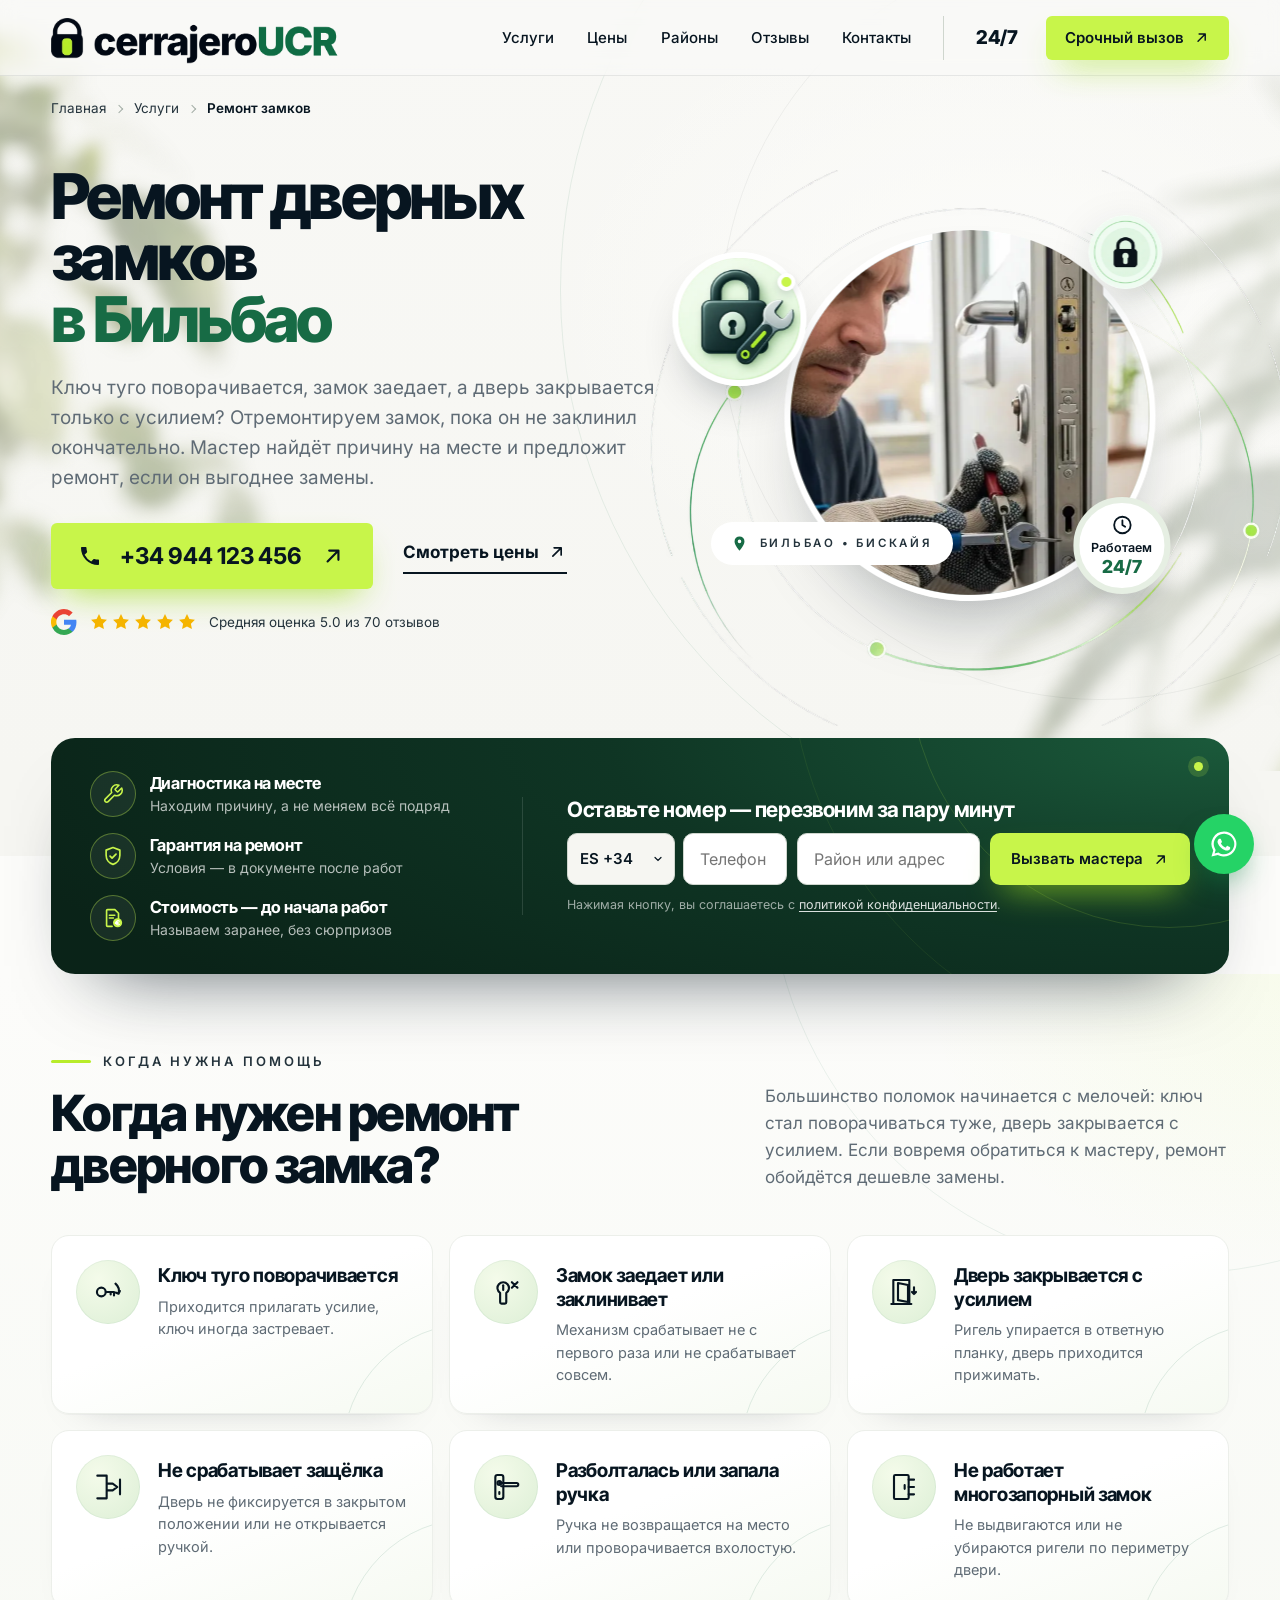
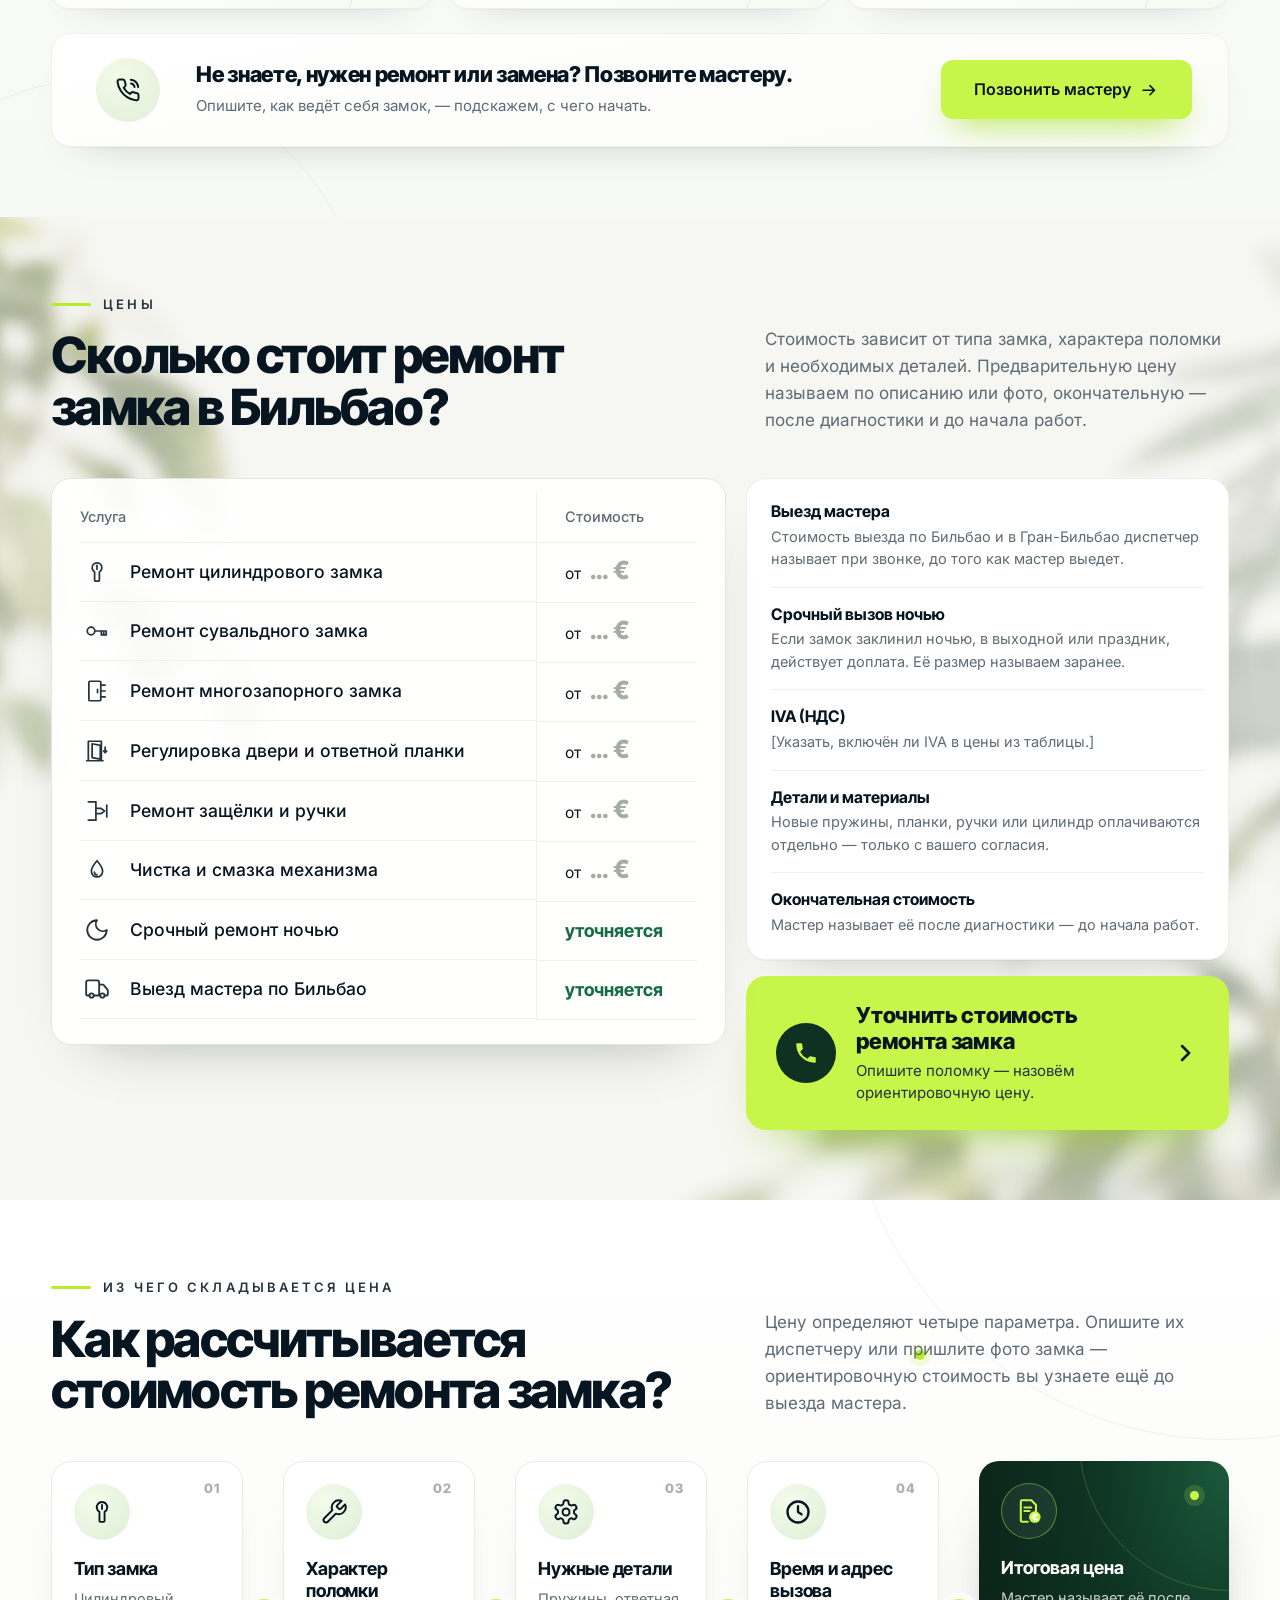
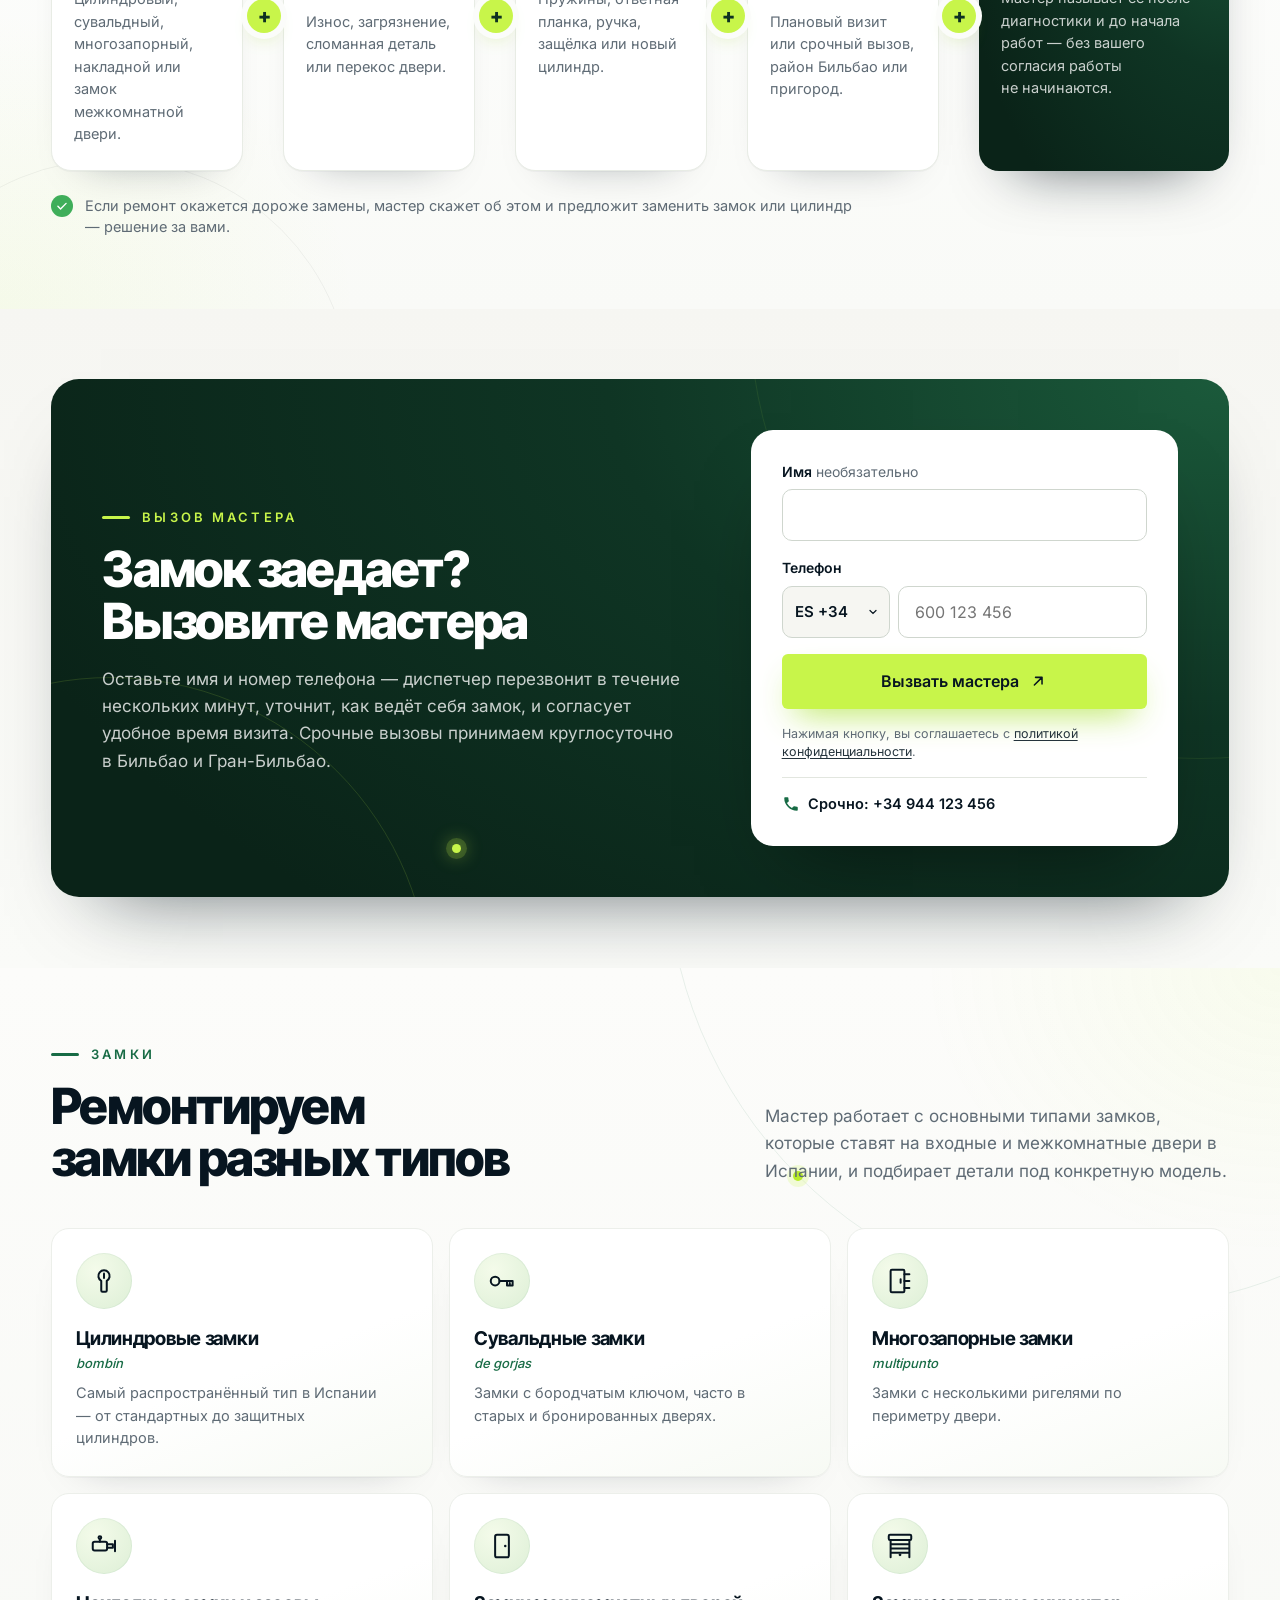
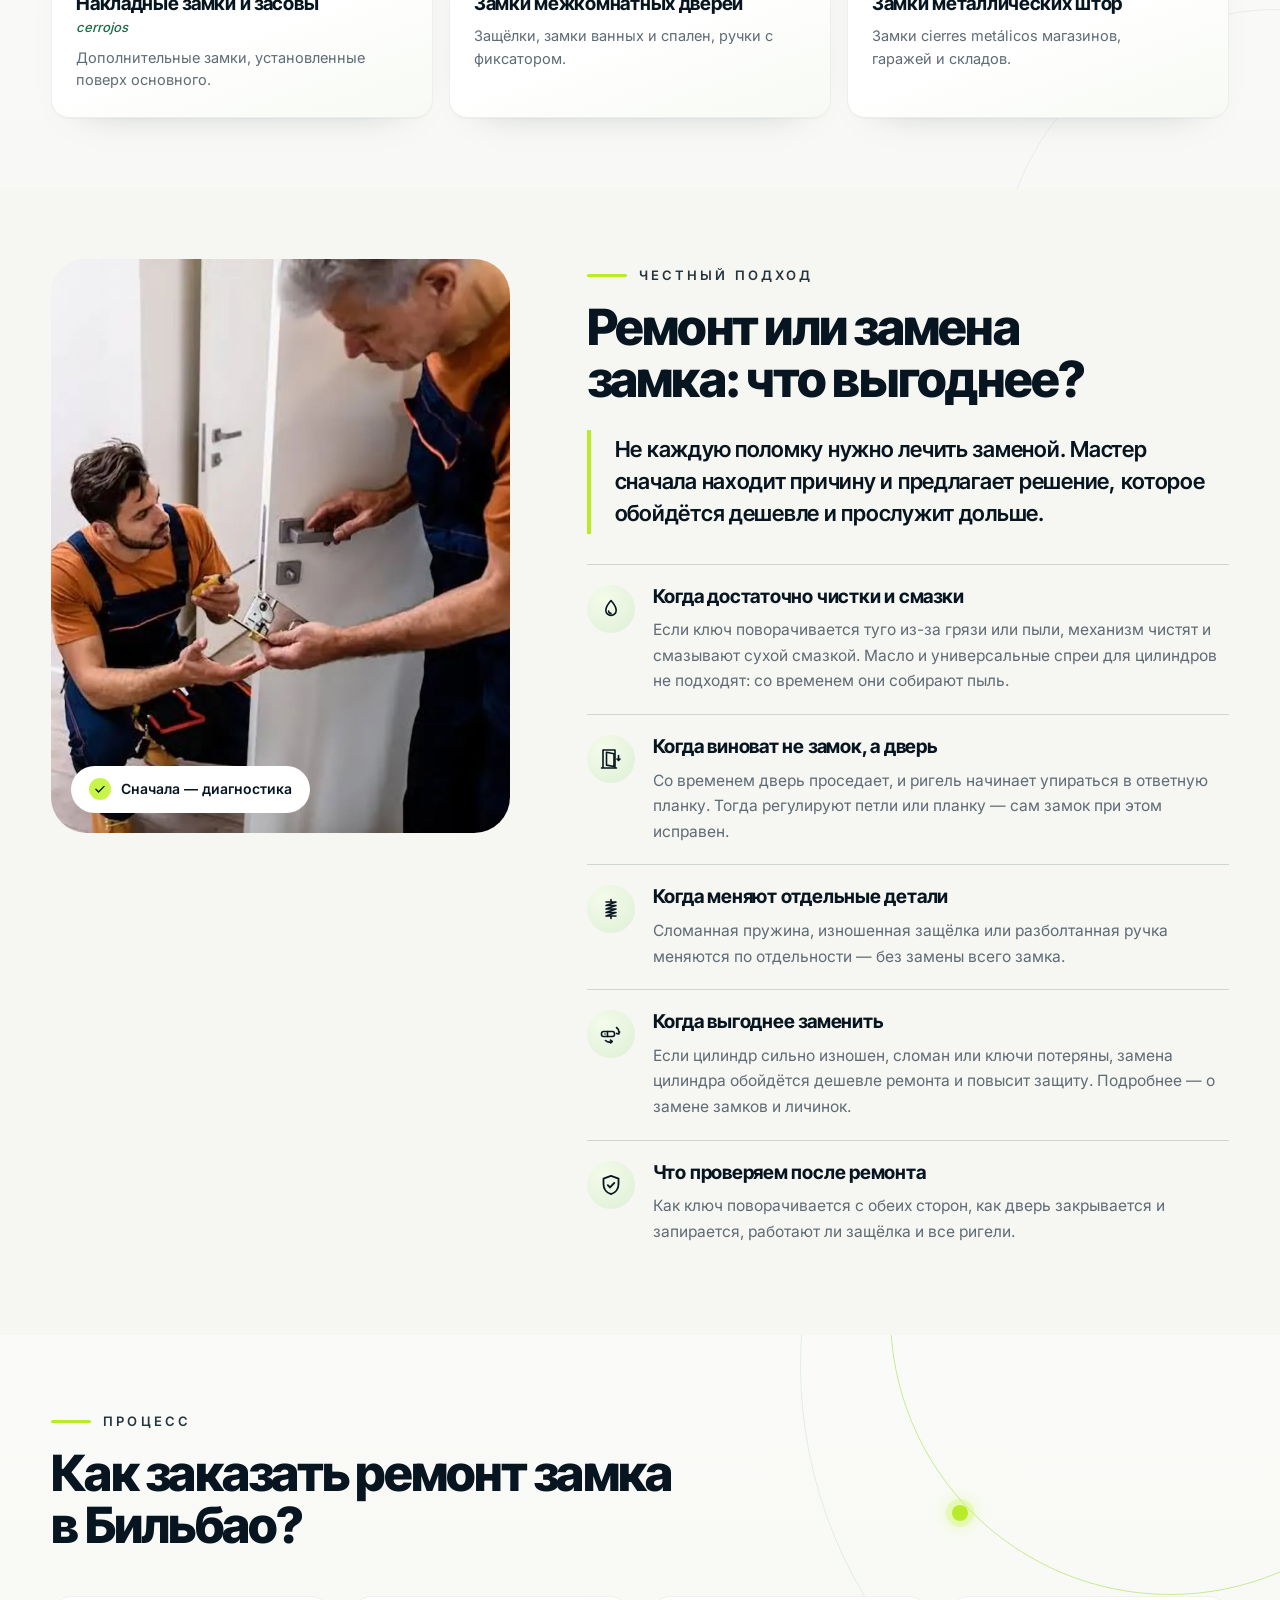
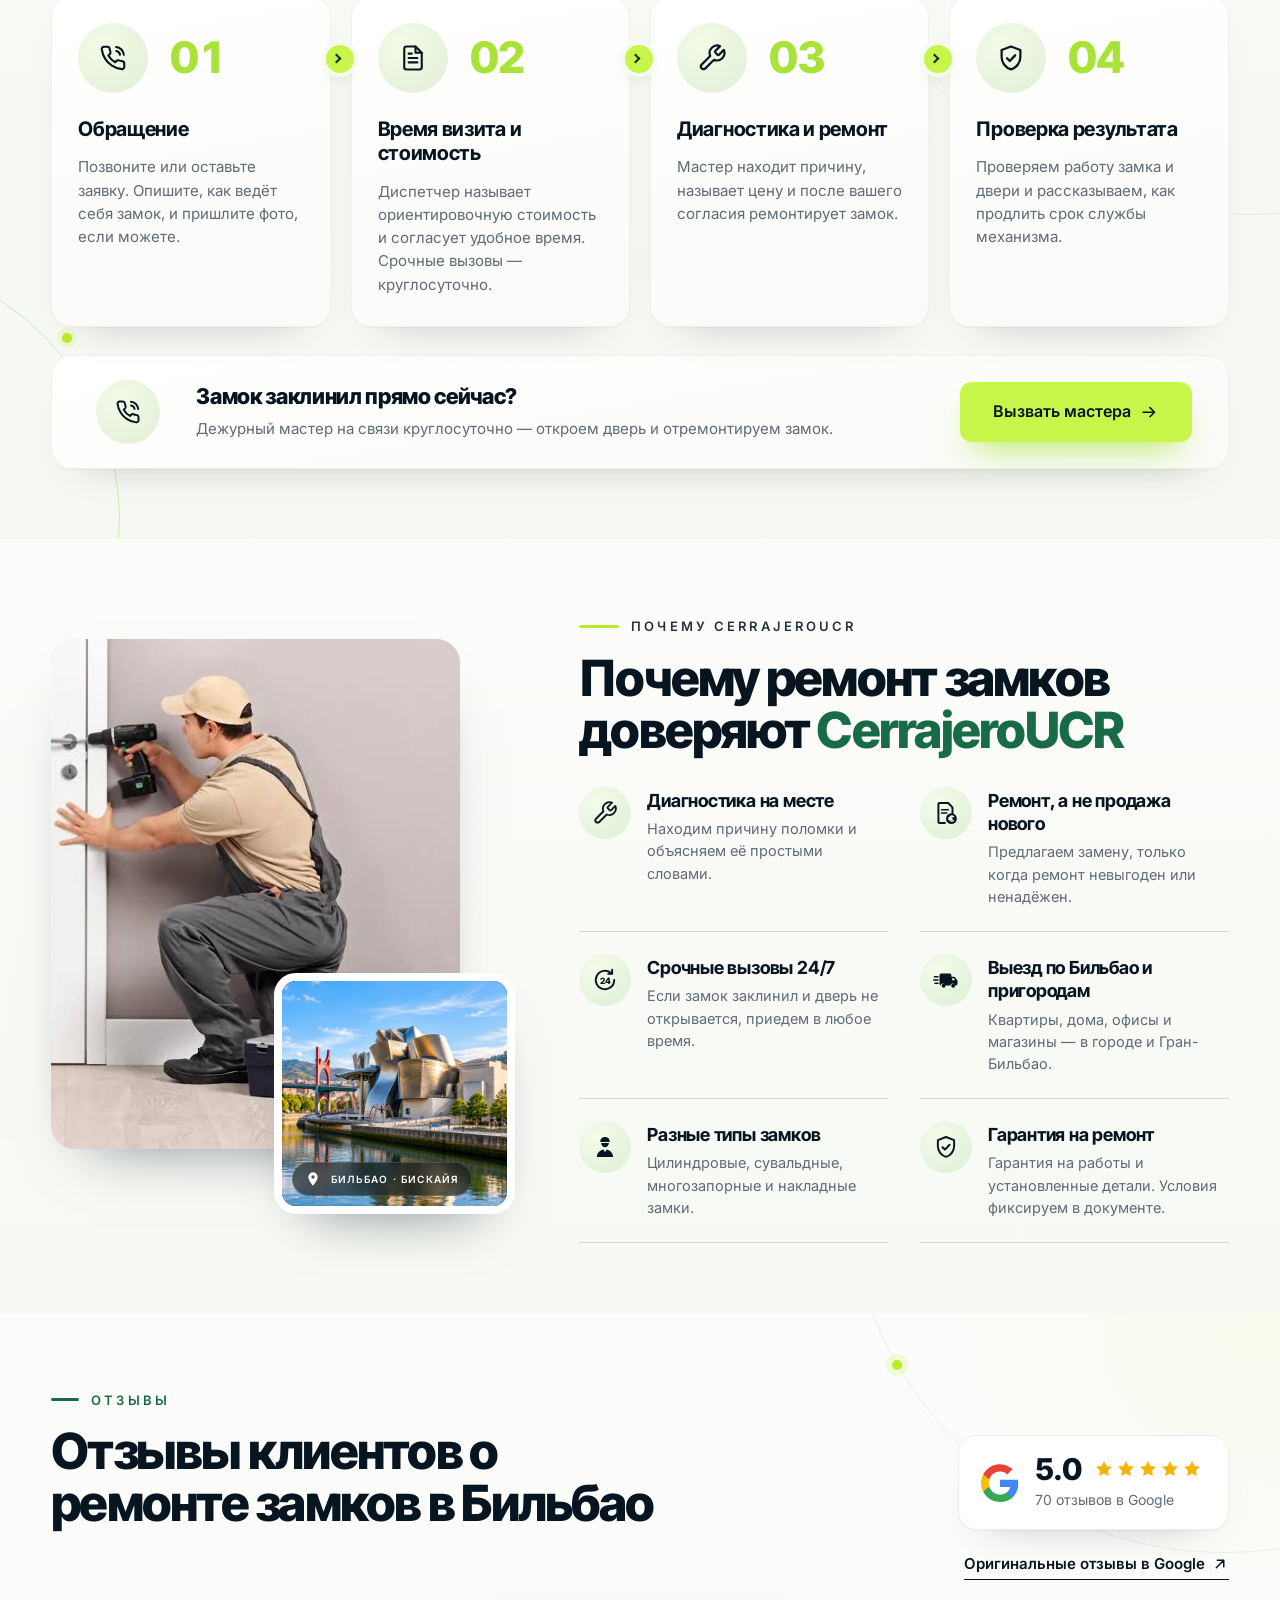
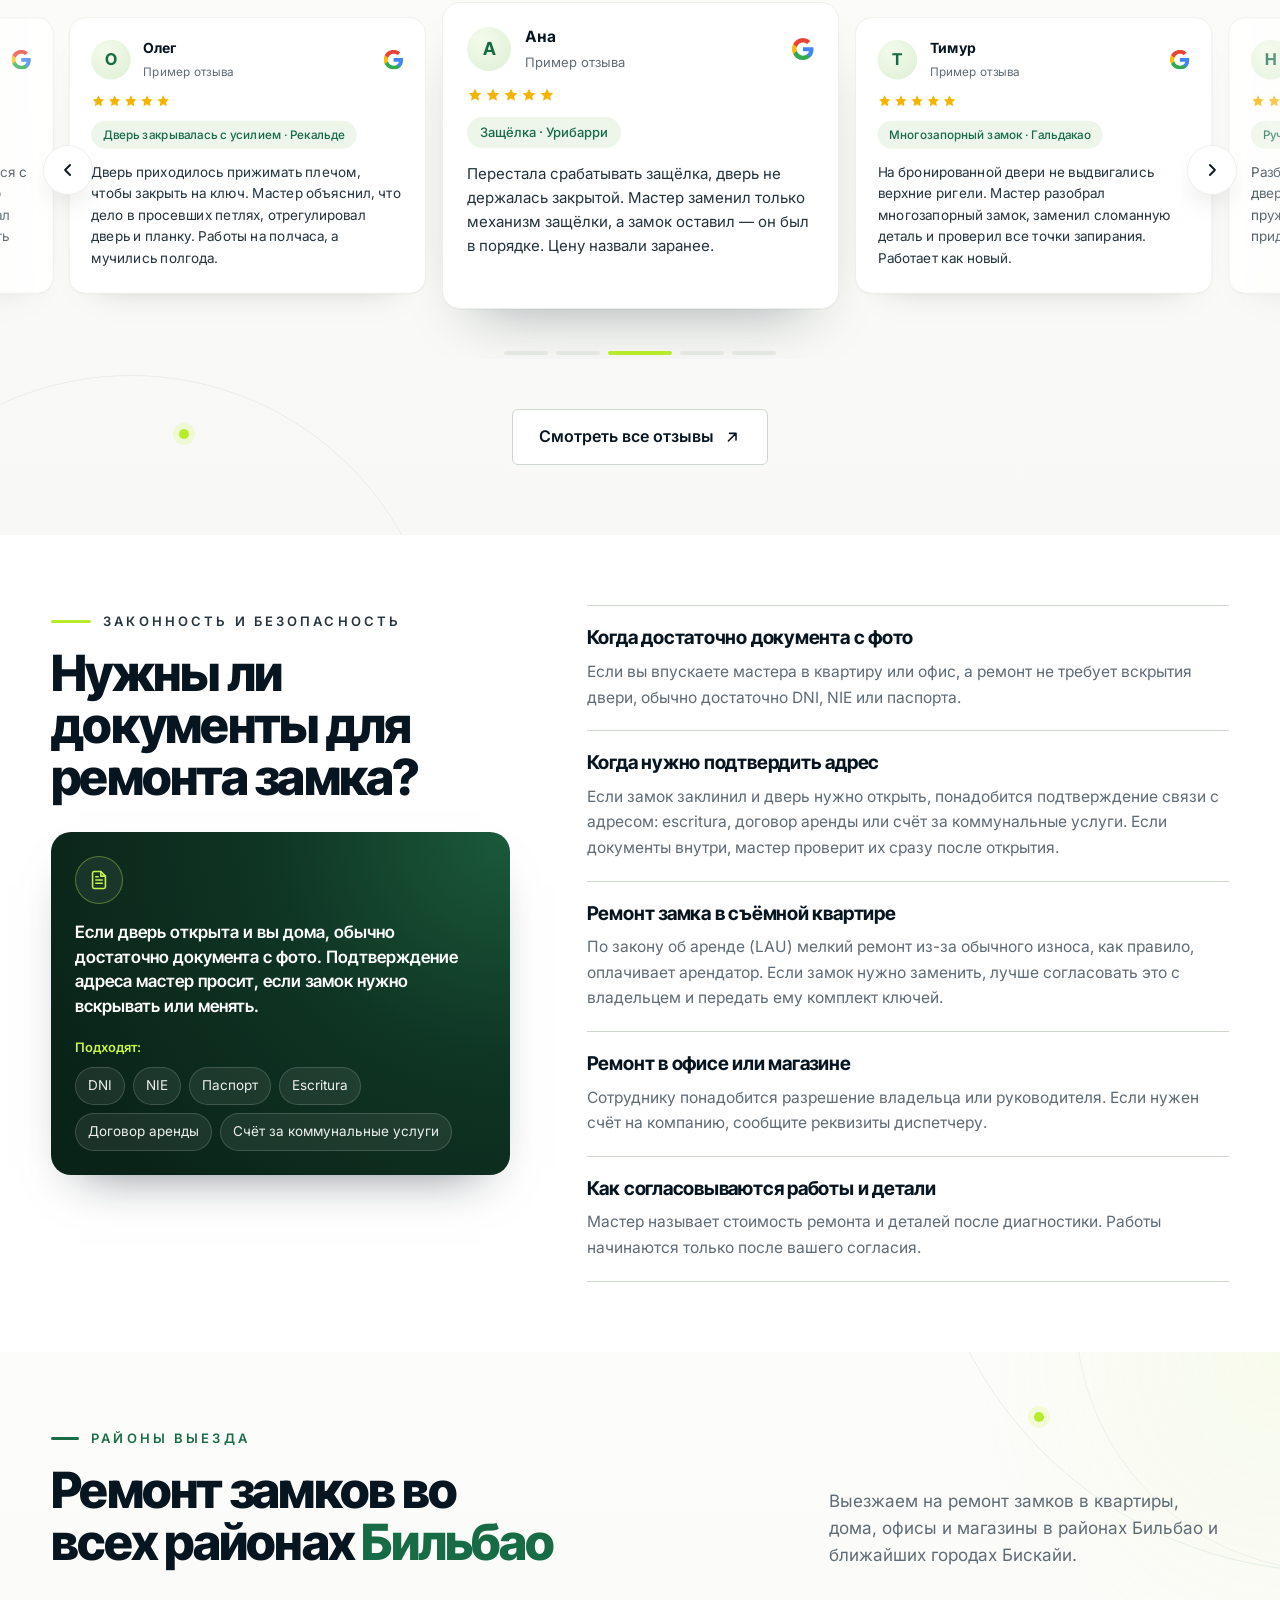
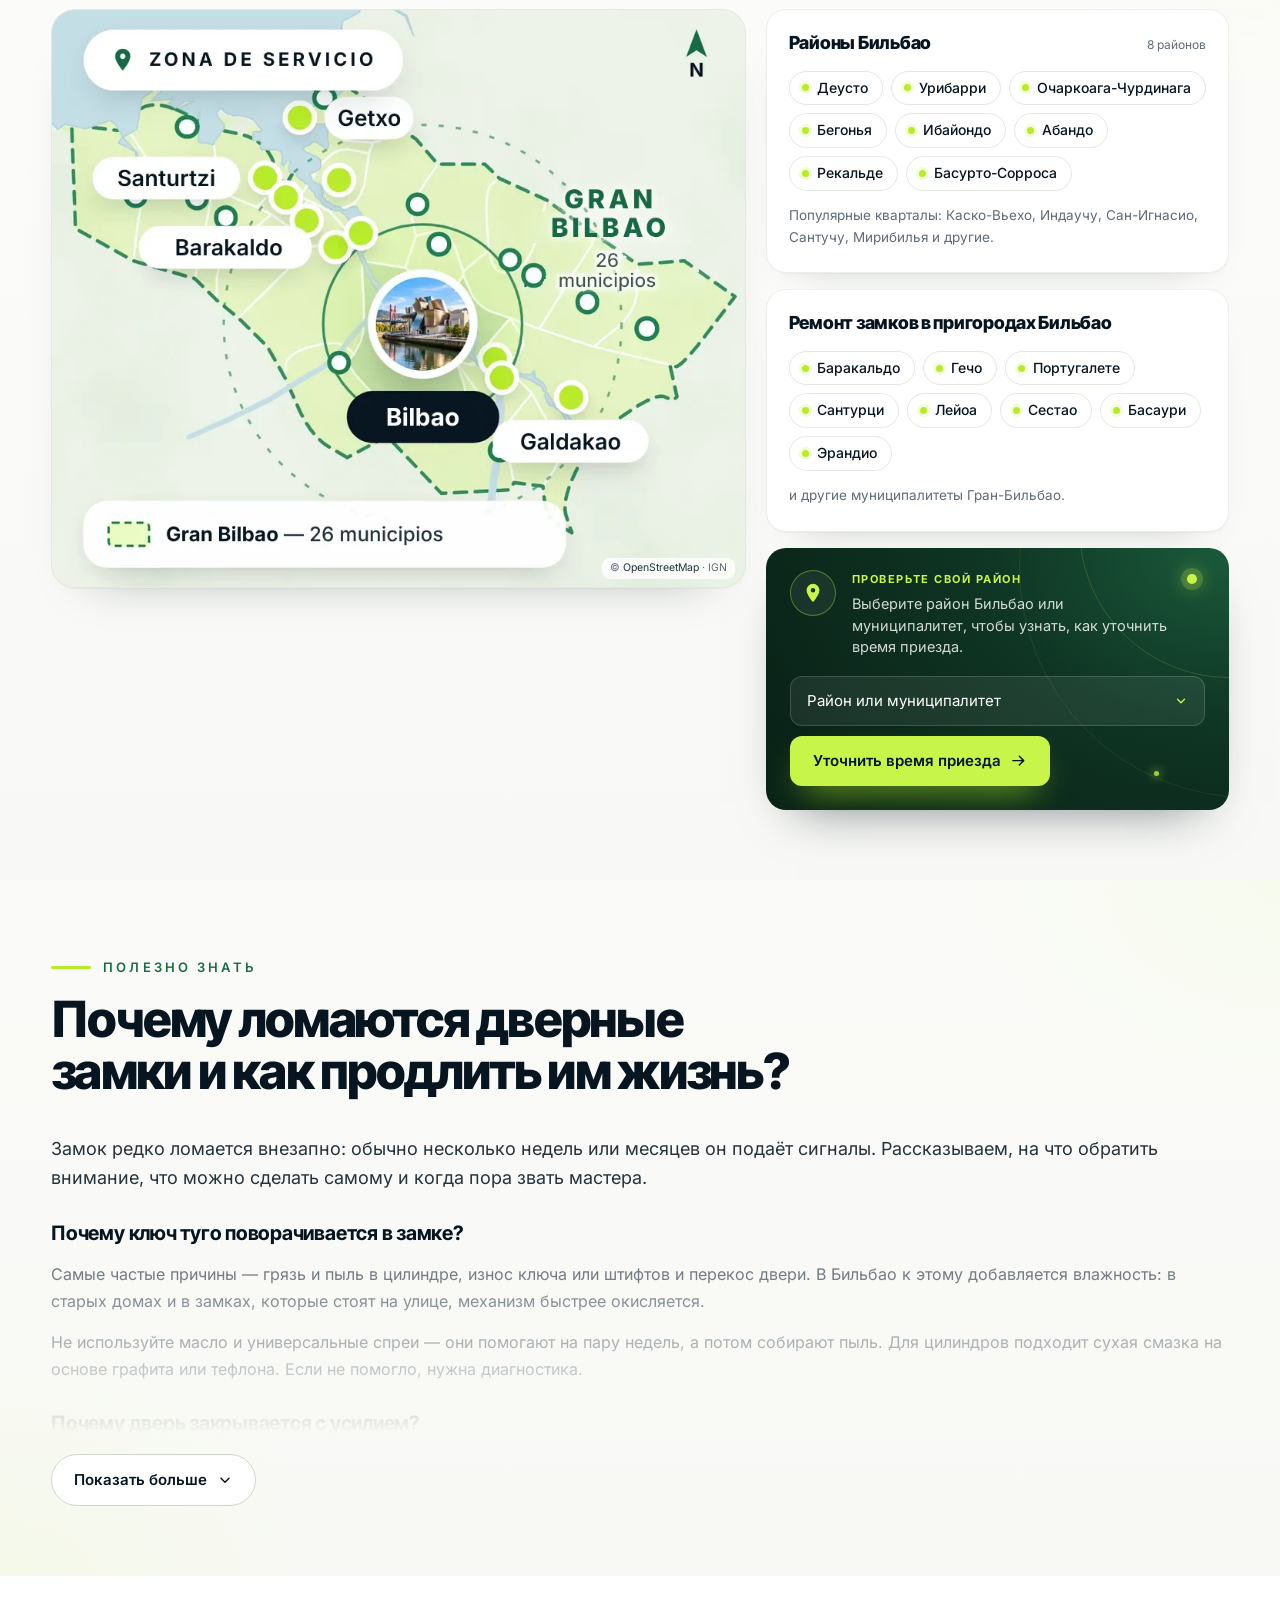
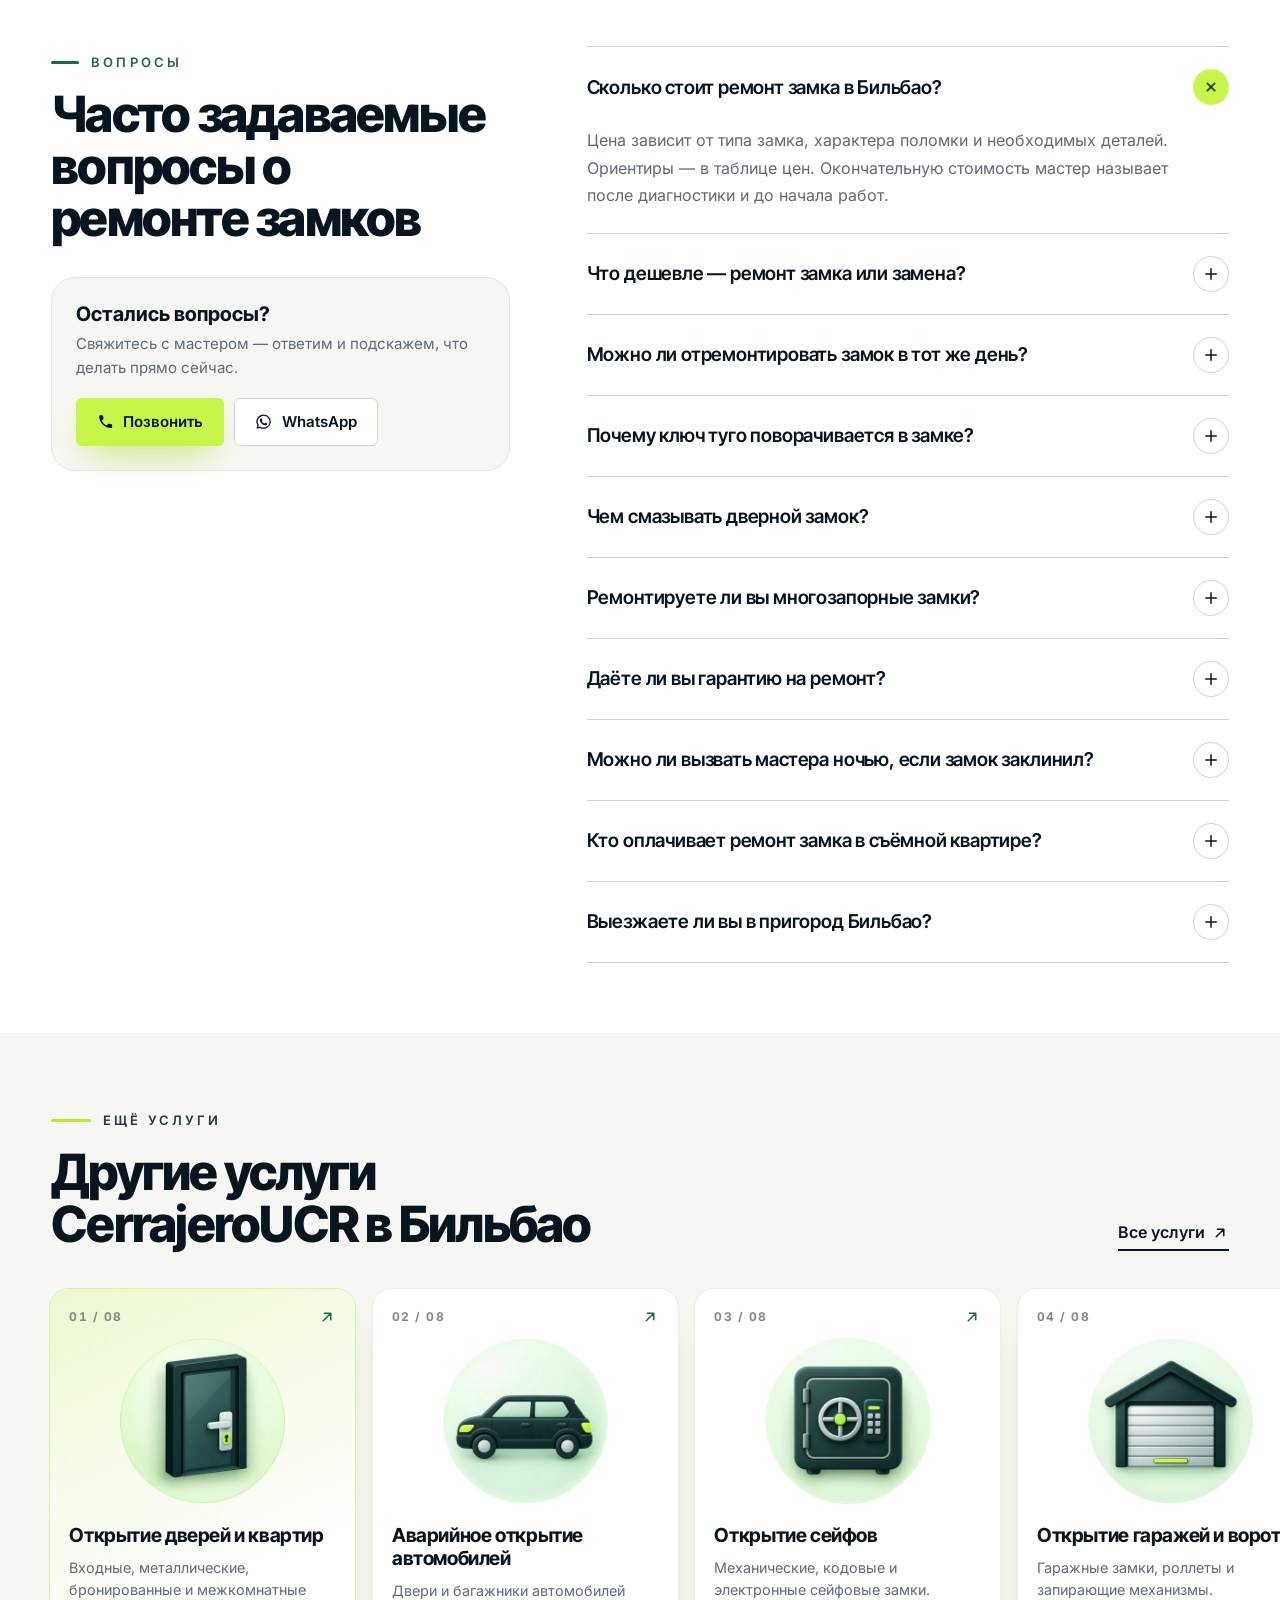
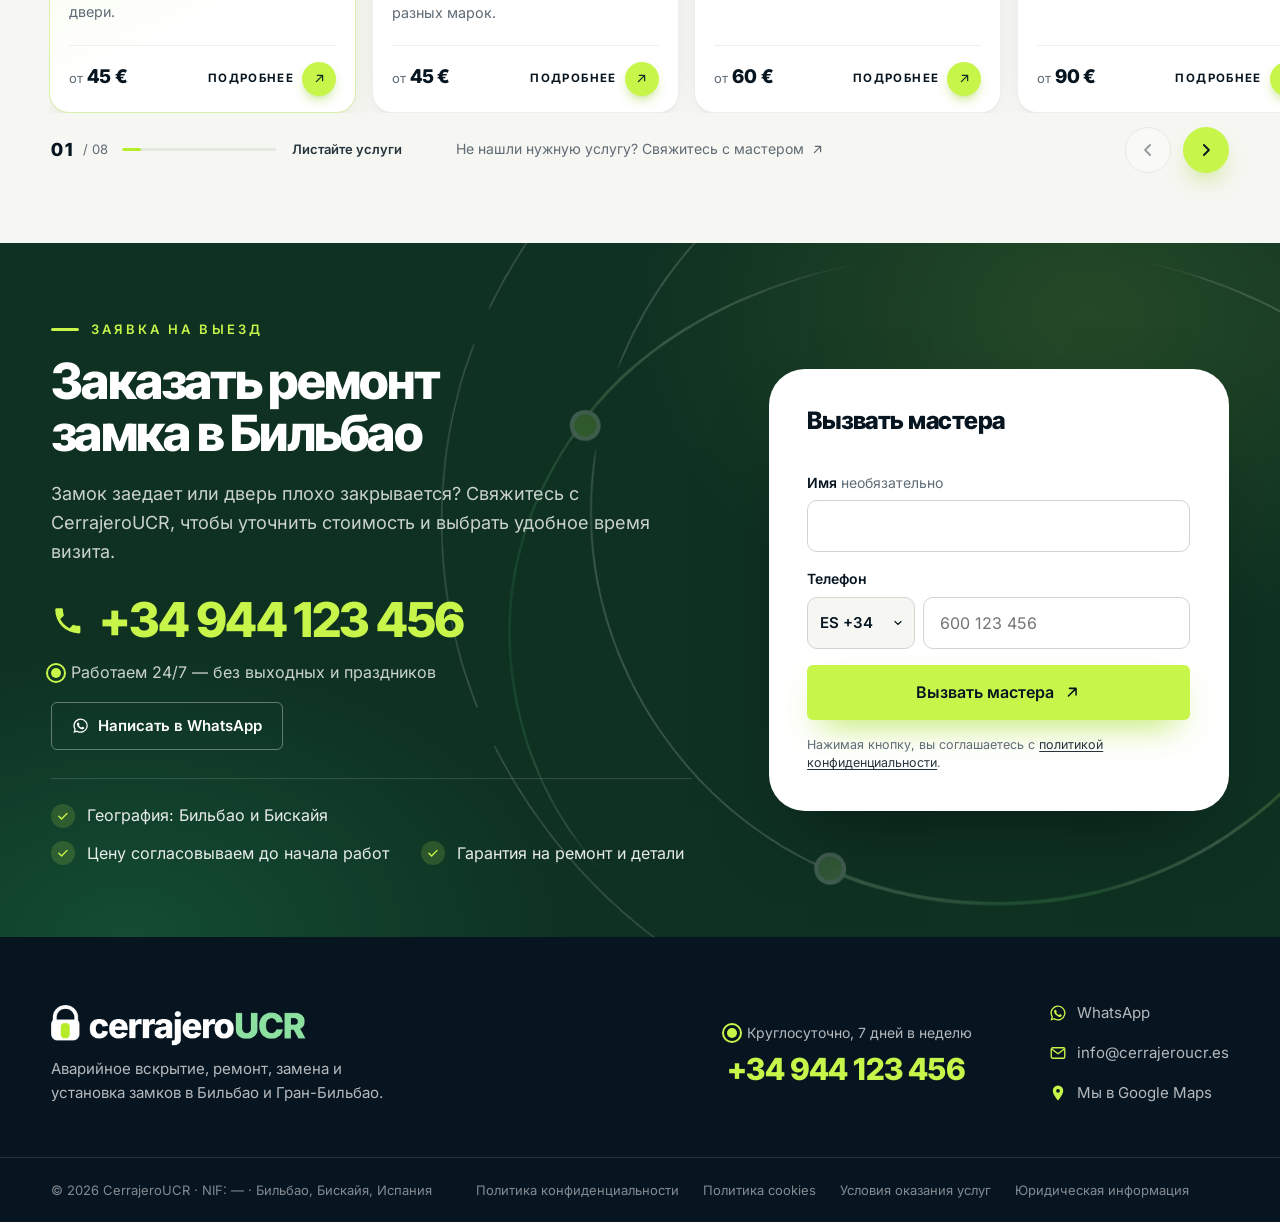
<file: servicios/reparacion-de-cerraduras/index.html>
<!DOCTYPE html>
<html lang="ru">
<head>
  <meta charset="UTF-8">
  <meta name="viewport" content="width=device-width, initial-scale=1, viewport-fit=cover">

  <!-- TODO: заменить домен cerrajeroucr.es на реальный (canonical, OG, schema.org) -->
  <title>Ремонт дверных замков в Бильбао — CerrajeroUCR</title>
  <meta name="description" content="Ключ туго поворачивается или замок заедает? Ремонтируем цилиндровые, сувальдные и многозапорные замки в Бильбао. Диагностика на месте, цена — до работ.">
  <link rel="canonical" href="https://cerrajeroucr.es/servicios/reparacion-de-cerraduras/">
  <meta name="robots" content="index, follow, max-image-preview:large">
  <!-- После перевода: hreflang для испанской версии
  <link rel="alternate" hreflang="es-ES" href="https://cerrajeroucr.es/servicios/reparacion-de-cerraduras/">
  <link rel="alternate" hreflang="ru-ES" href="https://cerrajeroucr.es/ru/servicios/reparacion-de-cerraduras/">
  <link rel="alternate" hreflang="x-default" href="https://cerrajeroucr.es/servicios/reparacion-de-cerraduras/">
  -->

  <meta name="geo.region" content="ES-BI">
  <meta name="geo.placename" content="Bilbao">
  <meta name="geo.position" content="43.2630;-2.9350">
  <meta name="ICBM" content="43.2630, -2.9350">

  <meta property="og:type" content="website">
  <meta property="og:locale" content="ru_RU">
  <meta property="og:site_name" content="CerrajeroUCR">
  <meta property="og:title" content="Ремонт дверных замков в Бильбао — CerrajeroUCR">
  <meta property="og:description" content="Замок заедает или ключ туго поворачивается? Отремонтируем дверной замок в Бильбао, цена — до начала работ.">
  <meta property="og:url" content="https://cerrajeroucr.es/servicios/reparacion-de-cerraduras/">
  <meta property="og:image" content="https://cerrajeroucr.es/img/og-image.jpg">
  <meta property="og:image:width" content="1200">
  <meta property="og:image:height" content="630">
  <meta name="twitter:card" content="summary_large_image">

  <meta name="theme-color" content="#F6F6F2">
  <link rel="icon" type="image/png" sizes="32x32" href="../../img/favicon-32.png">
  <link rel="icon" type="image/png" sizes="192x192" href="../../img/favicon-192.png">
  <link rel="apple-touch-icon" href="../../img/apple-touch-icon.png">

  <link rel="preload" as="font" type="font/woff2" href="../../fonts/inter-tight-cyrillic-wght-normal.woff2" crossorigin>
  <link rel="preload" as="font" type="font/woff2" href="../../fonts/inter-cyrillic-wght-normal.woff2" crossorigin>
  <link rel="preload" as="image" href="../../img/master-multilock.webp" imagesrcset="../../img/master-multilock-640.webp 640w, ../../img/master-multilock.webp 1100w" imagesizes="(max-width: 760px) 80vw, 580px" fetchpriority="high">
  <link rel="stylesheet" href="../../css/style.css">
  <link rel="stylesheet" href="../../css/service.css">

  <script type="application/ld+json">
  {
    "@context": "https://schema.org",
    "@graph": [
      {
        "@type": "Locksmith",
        "@id": "https://cerrajeroucr.es/#business",
        "name": "CerrajeroUCR",
        "url": "https://cerrajeroucr.es/",
        "telephone": "+34944123456",
        "image": "https://cerrajeroucr.es/img/og-image.jpg",
        "address": {
          "@type": "PostalAddress",
          "addressLocality": "Bilbao",
          "addressRegion": "Bizkaia",
          "addressCountry": "ES"
        }
      },
      {
        "@type": "Service",
        "@id": "https://cerrajeroucr.es/servicios/reparacion-de-cerraduras/#service",
        "name": "Ремонт дверных замков в Бильбао",
        "serviceType": "Ремонт и регулировка дверных замков",
        "description": "Диагностика и ремонт цилиндровых, сувальдных, многозапорных и накладных замков, регулировка двери и ответной планки, ремонт защёлок и ручек. Бильбао и Гран-Бильбао.",
        "provider": {
          "@id": "https://cerrajeroucr.es/#business"
        },
        "areaServed": [
          {
            "@type": "City",
            "name": "Bilbao"
          },
          {
            "@type": "AdministrativeArea",
            "name": "Gran Bilbao"
          }
        ],
        "hoursAvailable": {
          "@type": "OpeningHoursSpecification",
          "dayOfWeek": [
            "Monday",
            "Tuesday",
            "Wednesday",
            "Thursday",
            "Friday",
            "Saturday",
            "Sunday"
          ],
          "opens": "00:00",
          "closes": "23:59"
        }
      },
      {
        "@type": "BreadcrumbList",
        "@id": "https://cerrajeroucr.es/servicios/reparacion-de-cerraduras/#breadcrumbs",
        "itemListElement": [
          {
            "@type": "ListItem",
            "position": 1,
            "name": "Главная",
            "item": "https://cerrajeroucr.es/"
          },
          {
            "@type": "ListItem",
            "position": 2,
            "name": "Услуги",
            "item": "https://cerrajeroucr.es/servicios/"
          },
          {
            "@type": "ListItem",
            "position": 3,
            "name": "Ремонт замков",
            "item": "https://cerrajeroucr.es/servicios/reparacion-de-cerraduras/"
          }
        ]
      },
      {
        "@type": "WebPage",
        "@id": "https://cerrajeroucr.es/servicios/reparacion-de-cerraduras/#webpage",
        "url": "https://cerrajeroucr.es/servicios/reparacion-de-cerraduras/",
        "name": "Ремонт дверных замков в Бильбао — CerrajeroUCR",
        "about": {
          "@id": "https://cerrajeroucr.es/servicios/reparacion-de-cerraduras/#service"
        },
        "breadcrumb": {
          "@id": "https://cerrajeroucr.es/servicios/reparacion-de-cerraduras/#breadcrumbs"
        },
        "inLanguage": "ru"
      }
    ]
  }
  </script>
  <!-- FAQ_JSONLD:start -->
  <script type="application/ld+json">
{
  "@context": "https://schema.org",
  "@type": "FAQPage",
  "mainEntity": [
    {
      "@type": "Question",
      "name": "Сколько стоит ремонт замка в Бильбао?",
      "acceptedAnswer": {
        "@type": "Answer",
        "text": "Цена зависит от типа замка, характера поломки и необходимых деталей. Ориентиры — в таблице цен. Окончательную стоимость мастер называет после диагностики и до начала работ."
      }
    },
    {
      "@type": "Question",
      "name": "Что дешевле — ремонт замка или замена?",
      "acceptedAnswer": {
        "@type": "Answer",
        "text": "Если причина в загрязнении, регулировке двери или одной детали, ремонт обычно дешевле. Если цилиндр сильно изношен или ключи потеряны, выгоднее замена. Мастер честно скажет, что лучше в вашем случае."
      }
    },
    {
      "@type": "Question",
      "name": "Можно ли отремонтировать замок в тот же день?",
      "acceptedAnswer": {
        "@type": "Answer",
        "text": "Чаще всего да: большинство поломок мастер устраняет за один визит. Если для старого замка нужна редкая деталь, он подскажет, как надёжно закрыть дверь до её поставки, или предложит заменить цилиндр."
      }
    },
    {
      "@type": "Question",
      "name": "Почему ключ туго поворачивается в замке?",
      "acceptedAnswer": {
        "@type": "Answer",
        "text": "Обычно из-за грязи и пыли в цилиндре, износа ключа или перекоса двери. Не используйте масло — лучше сухая смазка. Если не помогает, нужна диагностика."
      }
    },
    {
      "@type": "Question",
      "name": "Чем смазывать дверной замок?",
      "acceptedAnswer": {
        "@type": "Answer",
        "text": "Цилиндры смазывают сухой смазкой на основе графита или тефлона. Масло и универсальные спреи собирают пыль и со временем ухудшают работу механизма."
      }
    },
    {
      "@type": "Question",
      "name": "Ремонтируете ли вы многозапорные замки?",
      "acceptedAnswer": {
        "@type": "Answer",
        "text": "Да, мастера работают с многозапорными замками (multipunto) на металлических и бронированных дверях: меняют сломанные детали, регулируют ригели и ответные планки."
      }
    },
    {
      "@type": "Question",
      "name": "Даёте ли вы гарантию на ремонт?",
      "acceptedAnswer": {
        "@type": "Answer",
        "text": "Да, на выполненные работы и установленные детали. Условия и срок указываем в документе после ремонта."
      }
    },
    {
      "@type": "Question",
      "name": "Можно ли вызвать мастера ночью, если замок заклинил?",
      "acceptedAnswer": {
        "@type": "Answer",
        "text": "Да, срочные вызовы принимаем круглосуточно. Ночью и в праздники действует доплата — её размер диспетчер назовёт при звонке."
      }
    },
    {
      "@type": "Question",
      "name": "Кто оплачивает ремонт замка в съёмной квартире?",
      "acceptedAnswer": {
        "@type": "Answer",
        "text": "По закону об аренде (LAU) мелкий ремонт из-за обычного износа, как правило, оплачивает арендатор. Замену замка лучше согласовать с владельцем. Подробнее — в разделе о документах."
      }
    },
    {
      "@type": "Question",
      "name": "Выезжаете ли вы в пригород Бильбао?",
      "acceptedAnswer": {
        "@type": "Answer",
        "text": "Да. Кроме всех районов Бильбао выезжаем в муниципалитеты Гран-Бильбао: Баракальдо, Гечо, Португалете, Сантурци, Лейоа, Сестао, Басаури, Эрандио и другие. Стоимость и время приезда за город диспетчер назовёт при звонке. Проверить свой район можно на карте выезда."
      }
    }
  ]
}
  </script>
  <!-- FAQ_JSONLD:end -->
</head>
<body>

<svg class="sprite" aria-hidden="true" focusable="false" xmlns="http://www.w3.org/2000/svg">
  <symbol id="i-arrow" viewBox="0 0 24 24"><path d="M7 17 17 7M8.5 7H17v8.5" fill="none" stroke="currentColor" stroke-width="2" stroke-linecap="round" stroke-linejoin="round"/></symbol>
  <symbol id="i-arrow-right" viewBox="0 0 24 24"><path d="M4 12h15M13 6l6 6-6 6" fill="none" stroke="currentColor" stroke-width="2" stroke-linecap="round" stroke-linejoin="round"/></symbol>
  <symbol id="i-phone" viewBox="0 0 24 24"><path fill="currentColor" d="M6.6 10.8a15.2 15.2 0 0 0 6.6 6.6l2.2-2.2c.3-.3.7-.4 1-.2 1.1.4 2.3.6 3.6.6.6 0 1 .4 1 1V20c0 .6-.4 1-1 1A17 17 0 0 1 3 4c0-.6.4-1 1-1h3.5c.6 0 1 .4 1 1 0 1.3.2 2.5.6 3.6.1.3 0 .7-.2 1z"/></symbol>
  <symbol id="i-clock" viewBox="0 0 24 24"><circle cx="12" cy="12" r="9" fill="none" stroke="currentColor" stroke-width="2"/><path d="M12 7v5l3 2" fill="none" stroke="currentColor" stroke-width="2" stroke-linecap="round" stroke-linejoin="round"/></symbol>
  <symbol id="i-pin" viewBox="0 0 24 24"><path fill="currentColor" d="M12 2a7 7 0 0 0-7 7c0 5.2 7 13 7 13s7-7.8 7-13a7 7 0 0 0-7-7zm0 9.5A2.5 2.5 0 1 1 12 6.5a2.5 2.5 0 0 1 0 5z"/></symbol>
  <symbol id="i-star" viewBox="0 0 24 24"><path fill="currentColor" d="m12 2.5 2.9 6 6.6.9-4.8 4.6 1.2 6.5L12 17.4l-5.9 3.1 1.2-6.5L2.5 9.4l6.6-.9z"/></symbol>
  <symbol id="i-check" viewBox="0 0 24 24"><path d="m5 12.5 4.5 4.5L19 7.5" fill="none" stroke="currentColor" stroke-width="2.4" stroke-linecap="round" stroke-linejoin="round"/></symbol>
  <symbol id="i-chev-left" viewBox="0 0 24 24"><path d="M14.5 6 8.5 12l6 6" fill="none" stroke="currentColor" stroke-width="2.2" stroke-linecap="round" stroke-linejoin="round"/></symbol>
  <symbol id="i-chev-right" viewBox="0 0 24 24"><path d="m9.5 6 6 6-6 6" fill="none" stroke="currentColor" stroke-width="2.2" stroke-linecap="round" stroke-linejoin="round"/></symbol>
  <symbol id="i-door" viewBox="0 0 24 24"><g fill="none" stroke="currentColor" stroke-width="1.7" stroke-linecap="round" stroke-linejoin="round"><rect x="6" y="3" width="12" height="18" rx="1"/><path d="M3.5 21h17"/></g><circle cx="14.6" cy="12.4" r="1" fill="currentColor"/></symbol>
  <symbol id="i-car" viewBox="0 0 24 24"><g fill="none" stroke="currentColor" stroke-width="1.7" stroke-linecap="round" stroke-linejoin="round"><path d="M3.5 16v-3.2L5.6 8a1.6 1.6 0 0 1 1.5-1h9.8a1.6 1.6 0 0 1 1.5 1l2.1 4.8V16a1 1 0 0 1-1 1h-1M6 17H4.5a1 1 0 0 1-1-1"/><path d="M3.5 12.5h17M10 17h4"/><circle cx="8" cy="17" r="2"/><circle cx="16" cy="17" r="2"/></g></symbol>
  <symbol id="i-safe" viewBox="0 0 24 24"><g fill="none" stroke="currentColor" stroke-width="1.7" stroke-linecap="round" stroke-linejoin="round"><rect x="3" y="4" width="18" height="15" rx="2"/><circle cx="11" cy="11.5" r="3.2"/><path d="M11 8.3v1.2M11 13.5v1.2M7.8 11.5H9M13 11.5h1.2M17.5 9v5M6 19v1.5M18 19v1.5"/></g></symbol>
  <symbol id="i-wrench" viewBox="0 0 24 24"><path fill="none" stroke="currentColor" stroke-width="1.7" stroke-linecap="round" stroke-linejoin="round" d="M14.7 6.3a1 1 0 0 0 0 1.4l1.6 1.6a1 1 0 0 0 1.4 0l3.8-3.8a6 6 0 0 1-7.9 7.9l-6.9 6.9a2.1 2.1 0 0 1-3-3l6.9-6.9a6 6 0 0 1 7.9-7.9z"/></symbol>
  <symbol id="i-gear" viewBox="0 0 24 24"><g fill="none" stroke="currentColor" stroke-width="1.7" stroke-linecap="round" stroke-linejoin="round"><path d="M12.2 2h-.4a2 2 0 0 0-2 2v.2a2 2 0 0 1-1 1.7l-.4.3a2 2 0 0 1-2 0l-.2-.1a2 2 0 0 0-2.7.7l-.2.4a2 2 0 0 0 .7 2.7l.2.1a2 2 0 0 1 1 1.7v.5a2 2 0 0 1-1 1.7l-.2.1a2 2 0 0 0-.7 2.7l.2.4a2 2 0 0 0 2.7.7l.2-.1a2 2 0 0 1 2 0l.4.3a2 2 0 0 1 1 1.7v.2a2 2 0 0 0 2 2h.4a2 2 0 0 0 2-2v-.2a2 2 0 0 1 1-1.7l.4-.3a2 2 0 0 1 2 0l.2.1a2 2 0 0 0 2.7-.7l.2-.4a2 2 0 0 0-.7-2.7l-.2-.1a2 2 0 0 1-1-1.7v-.5a2 2 0 0 1 1-1.7l.2-.1a2 2 0 0 0 .7-2.7l-.2-.4a2 2 0 0 0-2.7-.7l-.2.1a2 2 0 0 1-2 0l-.4-.3a2 2 0 0 1-1-1.7V4a2 2 0 0 0-2-2z"/><circle cx="12" cy="12" r="3"/></g></symbol>
  <symbol id="i-truck" viewBox="0 0 24 24"><g fill="none" stroke="currentColor" stroke-width="1.7" stroke-linecap="round" stroke-linejoin="round"><path d="M14 18V6a2 2 0 0 0-2-2H4a2 2 0 0 0-2 2v11a1 1 0 0 0 1 1h2M15 18H9M19 18h2a1 1 0 0 0 1-1v-3.6a1 1 0 0 0-.2-.6l-3.5-4.4a1 1 0 0 0-.8-.4H14"/><circle cx="17" cy="18" r="2"/><circle cx="7" cy="18" r="2"/></g></symbol>
  <symbol id="i-warning" viewBox="0 0 24 24"><g fill="none" stroke="currentColor" stroke-width="1.7" stroke-linecap="round" stroke-linejoin="round"><path d="M10.3 3.9 1.8 18a2 2 0 0 0 1.7 3h17a2 2 0 0 0 1.7-3L13.7 3.9a2 2 0 0 0-3.4 0z"/><path d="M12 9v4M12 17h.01"/></g></symbol>
  <symbol id="i-garage" viewBox="0 0 24 24"><g fill="none" stroke="currentColor" stroke-width="1.7" stroke-linecap="round" stroke-linejoin="round"><path d="M3 20.5V9l9-5.5L21 9v11.5"/><path d="M6.5 20.5V12h11v8.5M6.5 15h11M6.5 18h11"/></g></symbol>
  <symbol id="i-key" viewBox="0 0 24 24"><g fill="none" stroke="currentColor" stroke-width="1.7" stroke-linecap="round" stroke-linejoin="round"><circle cx="7.5" cy="15.5" r="5"/><path d="m11 12 9.5-9.5M15.5 7.5l3 3M18 5l2.5 2.5"/></g></symbol>
  <symbol id="i-moon" viewBox="0 0 24 24"><path fill="none" stroke="currentColor" stroke-width="1.7" stroke-linecap="round" stroke-linejoin="round" d="M12 3a6.5 6.5 0 0 0 9 9 9 9 0 1 1-9-9z"/></symbol>
  <symbol id="i-van" viewBox="0 0 24 24"><path fill="currentColor" d="M6 7.5A1.5 1.5 0 0 1 7.5 6h8A1.5 1.5 0 0 1 17 7.5V9h2.3c.5 0 .9.2 1.2.6l1.8 2.4c.2.3.3.6.3.9v2.6a1.5 1.5 0 0 1-1.5 1.5h-.6a2.4 2.4 0 0 0-4.6 0h-4.4a2.4 2.4 0 0 0-4.6 0H7.5A1.5 1.5 0 0 1 6 15.5z"/><path fill="#fff" d="M17.7 10.3h1.4l1.4 1.9h-2.8z"/><circle cx="9.8" cy="17.3" r="1.8" fill="currentColor"/><circle cx="18.6" cy="17.3" r="1.8" fill="currentColor"/><path d="M1.5 9h3M.8 12h3.7M2 15h2.5" fill="none" stroke="currentColor" stroke-width="1.6" stroke-linecap="round"/></symbol>
  <symbol id="i-clock24" viewBox="0 0 24 24"><path d="M20.5 12a8.5 8.5 0 1 1-2.5-6" fill="none" stroke="currentColor" stroke-width="1.8" stroke-linecap="round"/><path d="M18.6 2.6v3.6h-3.6" fill="none" stroke="currentColor" stroke-width="1.8" stroke-linecap="round" stroke-linejoin="round"/><text x="12.2" y="15.3" text-anchor="middle" font-size="8" font-weight="800" fill="currentColor" font-family="Inter Tight, Inter, Arial, sans-serif">24</text></symbol>
  <symbol id="i-shield-lock" viewBox="0 0 24 24"><path d="M12 2.8 4.5 5.6v5.6c0 4.6 3.1 8.6 7.5 9.9 4.4-1.3 7.5-5.3 7.5-9.9V5.6z" fill="none" stroke="currentColor" stroke-width="1.8" stroke-linejoin="round"/><path d="M10.2 11.2V9.9a1.8 1.8 0 0 1 3.6 0v1.3" fill="none" stroke="currentColor" stroke-width="1.6"/><rect x="8.9" y="11.1" width="6.2" height="4.9" rx="1" fill="currentColor"/></symbol>
  <symbol id="i-doc-euro" viewBox="0 0 24 24"><path d="M6 2.8h8l4 4V13M11 21.2H6a1 1 0 0 1-1-1V3.8a1 1 0 0 1 1-1" fill="none" stroke="currentColor" stroke-width="1.8" stroke-linecap="round" stroke-linejoin="round"/><path d="M8 9h6M8 12h4.5" fill="none" stroke="currentColor" stroke-width="1.6" stroke-linecap="round"/><circle cx="17" cy="17.2" r="5" fill="currentColor"/><path d="M19 15.4a2.3 2.3 0 1 0 0 3.6M14.6 16.6h3M14.6 17.9h3" fill="none" stroke="#fff" stroke-width="1.2" stroke-linecap="round"/></symbol>
  <symbol id="i-worker" viewBox="0 0 24 24"><path fill="currentColor" d="M12 2.8c-2.6 0-4.4 1.8-4.4 4.1v.4h8.8v-.4c0-2.3-1.8-4.1-4.4-4.1z"/><path fill="currentColor" d="M8.4 8.4h7.2c-.2 2.2-1.7 3.9-3.6 3.9s-3.4-1.7-3.6-3.9zM4.5 21.2c.2-3.9 3.2-6.4 6.1-6.8l1.4 2.4 1.4-2.4c2.9.4 5.9 2.9 6.1 6.8z"/></symbol>
  <symbol id="i-shield-check" viewBox="0 0 24 24"><path d="M12 2.8 4.5 5.6v5.6c0 4.6 3.1 8.6 7.5 9.9 4.4-1.3 7.5-5.3 7.5-9.9V5.6z" fill="none" stroke="currentColor" stroke-width="1.8" stroke-linejoin="round"/><path d="m8.8 12.2 2.2 2.2 4.3-4.5" fill="none" stroke="currentColor" stroke-width="1.9" stroke-linecap="round" stroke-linejoin="round"/></symbol>
  <symbol id="i-phone-ring" viewBox="0 0 24 24"><g fill="none" stroke="currentColor" stroke-width="1.7" stroke-linecap="round" stroke-linejoin="round"><path d="M21 16.4v2.7a1.8 1.8 0 0 1-2 1.8 17.8 17.8 0 0 1-7.8-2.8 17.6 17.6 0 0 1-5.4-5.4A17.8 17.8 0 0 1 3 4.9 1.8 1.8 0 0 1 4.8 3h2.7a1.8 1.8 0 0 1 1.8 1.5c.1.9.3 1.7.6 2.5a1.8 1.8 0 0 1-.4 1.9L8.3 10a14.4 14.4 0 0 0 5.4 5.4l1.1-1.1a1.8 1.8 0 0 1 1.9-.4c.8.3 1.6.5 2.5.6a1.8 1.8 0 0 1 1.8 1.9z"/><path d="M14.5 3.2a6.8 6.8 0 0 1 6.2 6.2M14.6 6.4a3.6 3.6 0 0 1 3 3"/></g></symbol>
  <symbol id="i-doc" viewBox="0 0 24 24"><g fill="none" stroke="currentColor" stroke-width="1.7" stroke-linecap="round" stroke-linejoin="round"><path d="M14 2.8H6.8a1.8 1.8 0 0 0-1.8 1.8v14.8a1.8 1.8 0 0 0 1.8 1.8h10.4a1.8 1.8 0 0 0 1.8-1.8V7.8z"/><path d="M14 2.8v5h5M8.5 12h7M8.5 15.5h7M8.5 8.5h2.5"/></g></symbol>
  <symbol id="i-van-line" viewBox="0.6 4.2 21.4 15"><g fill="none" stroke="currentColor" stroke-width="1.5" stroke-linecap="round" stroke-linejoin="round"><path d="M7 7.2h9.3v8.6M7 7.2v8.6h1.3M16.3 9.7h2.6l2.6 3.3v2.8h-1.3M13.3 15.8H11"/><circle cx="9.7" cy="16.4" r="1.6"/><circle cx="18.6" cy="16.4" r="1.6"/><path d="M2 10h3M1 12.6h4M2.5 15.2h2"/></g></symbol>
  <symbol id="i-plus" viewBox="0 0 24 24"><path d="M12 5v14M5 12h14" fill="none" stroke="currentColor" stroke-width="2" stroke-linecap="round"/></symbol>
  <symbol id="i-camera" viewBox="0 0 24 24"><path d="M4 8h3l2-3h6l2 3h3a1 1 0 0 1 1 1v10a1 1 0 0 1-1 1H4a1 1 0 0 1-1-1V9a1 1 0 0 1 1-1z" fill="none" stroke="currentColor" stroke-width="1.8" stroke-linejoin="round"/><circle cx="12" cy="13.5" r="3.5" fill="none" stroke="currentColor" stroke-width="1.8"/></symbol>
  <symbol id="i-mail" viewBox="0 0 24 24"><rect x="3" y="5" width="18" height="14" rx="2" fill="none" stroke="currentColor" stroke-width="1.8"/><path d="m4 7 8 6 8-6" fill="none" stroke="currentColor" stroke-width="1.8" stroke-linejoin="round"/></symbol>
  <symbol id="i-close" viewBox="0 0 24 24"><path d="M6 6l12 12M18 6 6 18" fill="none" stroke="currentColor" stroke-width="2" stroke-linecap="round"/></symbol>
  <symbol id="i-wa" viewBox="0 0 24 24"><path fill="currentColor" d="M12 2a10 10 0 0 0-8.6 15.1L2 22l5-1.3A10 10 0 1 0 12 2zm0 18.2c-1.5 0-3-.4-4.2-1.2l-.3-.2-3 .8.8-2.9-.2-.3A8.2 8.2 0 1 1 12 20.2z"/><path fill="currentColor" d="M16.6 14.3c-.3-.1-1.5-.7-1.7-.8-.2-.1-.4-.1-.6.1l-.8 1c-.1.2-.3.2-.5.1a6.7 6.7 0 0 1-3.4-2.9c-.3-.4.3-.4.7-1.4.1-.2 0-.3 0-.4l-.8-1.8c-.2-.5-.4-.4-.6-.4h-.5c-.2 0-.4.1-.7.3-.2.3-.9.9-.9 2.1s.9 2.4 1 2.6c.1.2 1.8 2.7 4.3 3.8 1.6.7 2.2.7 3 .6.5-.1 1.5-.6 1.7-1.2.2-.6.2-1.1.1-1.2z"/></symbol>
  <symbol id="i-google" viewBox="0 0 24 24"><path fill="#4285F4" d="M23.5 12.3c0-.8-.1-1.6-.2-2.3H12v4.5h6.5a5.6 5.6 0 0 1-2.4 3.6v3h3.9c2.2-2.1 3.5-5.2 3.5-8.8z"/><path fill="#34A853" d="M12 24c3.2 0 6-1.1 7.9-2.9l-3.9-3c-1.1.7-2.4 1.2-4 1.2-3.1 0-5.8-2.1-6.7-5H1.3v3.1A12 12 0 0 0 12 24z"/><path fill="#FBBC05" d="M5.3 14.3a7.2 7.2 0 0 1 0-4.6V6.6h-4a12 12 0 0 0 0 10.8z"/><path fill="#EA4335" d="M12 4.8c1.8 0 3.4.6 4.6 1.8l3.4-3.4A12 12 0 0 0 1.3 6.6l4 3.1C6.2 6.9 8.9 4.8 12 4.8z"/></symbol>
  <symbol id="i-pin-line" viewBox="0 0 24 24"><g fill="none" stroke="currentColor" stroke-width="1.8" stroke-linecap="round" stroke-linejoin="round"><path d="M12 21.2s-6.8-6.3-6.8-11.6a6.8 6.8 0 0 1 13.6 0c0 5.3-6.8 11.6-6.8 11.6z"/><circle cx="12" cy="9.6" r="2.5"/></g></symbol>
  <symbol id="i-phone-line" viewBox="0 0 24 24"><path fill="none" stroke="currentColor" stroke-width="1.8" stroke-linecap="round" stroke-linejoin="round" d="M21 16.4v2.7a1.8 1.8 0 0 1-2 1.8 17.8 17.8 0 0 1-7.8-2.8 17.6 17.6 0 0 1-5.4-5.4A17.8 17.8 0 0 1 3 4.9 1.8 1.8 0 0 1 4.8 3h2.7a1.8 1.8 0 0 1 1.8 1.5c.1.9.3 1.7.6 2.5a1.8 1.8 0 0 1-.4 1.9L8.3 10a14.4 14.4 0 0 0 5.4 5.4l1.1-1.1a1.8 1.8 0 0 1 1.9-.4c.8.3 1.6.5 2.5.6a1.8 1.8 0 0 1 1.8 1.9z"/></symbol>
  <!-- типы дверей и замков (блок 10) -->
  <symbol id="t-door-steel" viewBox="0 0 24 24"><g fill="none" stroke="currentColor" stroke-width="1.6" stroke-linecap="round" stroke-linejoin="round"><path d="M6.5 21V4.5A1.5 1.5 0 0 1 8 3h8a1.5 1.5 0 0 1 1.5 1.5V21M4.5 21h15M14.6 10.8v2.8"/></g></symbol>
  <symbol id="t-shield" viewBox="0 0 24 24"><g fill="none" stroke="currentColor" stroke-width="1.6" stroke-linecap="round" stroke-linejoin="round"><path d="M12 3 5.5 5.6v5.3c0 4.3 2.8 8 6.5 9.6 3.7-1.6 6.5-5.3 6.5-9.6V5.6z"/></g></symbol>
  <symbol id="t-door-wood" viewBox="0 0 24 24"><g fill="none" stroke="currentColor" stroke-width="1.6" stroke-linecap="round" stroke-linejoin="round"><rect x="5.5" y="3" width="13" height="18" rx="1"/><rect x="8.2" y="5.6" width="2.8" height="12.8" rx=".6"/><rect x="13" y="5.6" width="2.8" height="12.8" rx=".6"/></g></symbol>
  <symbol id="t-building" viewBox="0 0 24 24"><g fill="none" stroke="currentColor" stroke-width="1.6" stroke-linecap="round" stroke-linejoin="round"><path d="M3.5 21h17M6 21V4.2a.7.7 0 0 1 .7-.7h6.6a.7.7 0 0 1 .7.7V21M14 9.5h3.3a.7.7 0 0 1 .7.7V21M8.5 7.2h1M10.5 7.2h1M8.5 10.4h1M10.5 10.4h1M8.5 13.6h1M10.5 13.6h1M15.5 13h1M15.5 16.2h1M9.2 21v-3.3h1.6V21"/></g></symbol>
  <symbol id="t-door-inner" viewBox="0 0 24 24"><g fill="none" stroke="currentColor" stroke-width="1.6" stroke-linecap="round" stroke-linejoin="round"><rect x="6.5" y="3" width="11" height="18" rx="1.5"/></g><circle cx="14.6" cy="12" r="1" fill="currentColor"/></symbol>
  <symbol id="t-briefcase" viewBox="0 0 24 24"><g fill="none" stroke="currentColor" stroke-width="1.6" stroke-linecap="round" stroke-linejoin="round"><rect x="3.5" y="7" width="17" height="12.5" rx="2"/><path d="M9 7V5.5A1.5 1.5 0 0 1 10.5 4h3A1.5 1.5 0 0 1 15 5.5V7M3.5 12.5h7M13.5 12.5h7"/><rect x="10.5" y="11.2" width="3" height="2.6" rx=".6"/></g></symbol>
  <symbol id="t-door-tech" viewBox="0 0 24 24"><g fill="none" stroke="currentColor" stroke-width="1.6" stroke-linecap="round" stroke-linejoin="round"><rect x="6" y="3" width="12" height="18" rx="1"/><path d="M9 7h6M9 10h6M9 13h6M9 17.2h2.2"/></g></symbol>
  <symbol id="t-garage-door" viewBox="0 0 24 24"><g fill="none" stroke="currentColor" stroke-width="1.6" stroke-linecap="round" stroke-linejoin="round"><path d="M3 5h18M5 5v16M19 5v16M5 8.8h14M5 12.4h14M5 16h14M5 19.6h14"/></g></symbol>
  <symbol id="t-cylinder" viewBox="0 0 24 24"><g fill="none" stroke="currentColor" stroke-width="1.6" stroke-linecap="round" stroke-linejoin="round"><path d="M9.8 11.9a4.5 4.5 0 1 1 4.4 0v7.6a1 1 0 0 1-1 1h-2.4a1 1 0 0 1-1-1z"/><path d="M12 5.9v3.6"/></g></symbol>
  <symbol id="t-key-bit" viewBox="0 0 24 24"><g fill="none" stroke="currentColor" stroke-width="1.6" stroke-linecap="round" stroke-linejoin="round"><circle cx="6.5" cy="12" r="3.5"/><path d="M10 12h10.5M16 12v3.6h4.5V12M18.2 13.6v2"/></g></symbol>
  <symbol id="t-disc" viewBox="0 0 24 24"><g fill="none" stroke="currentColor" stroke-width="1.6" stroke-linecap="round" stroke-linejoin="round"><circle cx="12" cy="12" r="8.5"/><path d="M12 7.5a4.5 4.5 0 0 1 0 9z"/></g></symbol>
  <symbol id="t-bolt" viewBox="0 0 24 24"><g fill="none" stroke="currentColor" stroke-width="1.6" stroke-linecap="round" stroke-linejoin="round"><rect x="3" y="8.5" width="11.5" height="7" rx="1.5"/><path d="M14.5 10.6h4.6v2.8h-4.6M20.8 7.8v8.4M8.7 8.5V6.3"/><circle cx="8.7" cy="5.2" r="1.1"/></g></symbol>
  <symbol id="t-keypad" viewBox="0 0 24 24"><g fill="none" stroke="currentColor" stroke-width="1.6" stroke-linecap="round" stroke-linejoin="round"><rect x="5.5" y="2.5" width="13" height="19" rx="2"/><path stroke-width="2.3" d="M9 7h.01M12 7h.01M15 7h.01M9 10.5h.01M12 10.5h.01M15 10.5h.01M9 14h.01M12 14h.01M15 14h.01M12 17.5h.01"/></g></symbol>
  <symbol id="t-smart" viewBox="0 0 24 24"><g fill="none" stroke="currentColor" stroke-width="1.6" stroke-linecap="round" stroke-linejoin="round"><rect x="7" y="2.5" width="10" height="19" rx="2"/><path d="M11 18.6h2M9.4 9.5a3.7 3.7 0 0 1 5.2 0M10.8 11.4a1.7 1.7 0 0 1 2.4 0"/><path stroke-width="2.2" d="M12 13.4h.01"/></g></symbol>
  <symbol id="t-padlock" viewBox="0 0 24 24"><g fill="none" stroke="currentColor" stroke-width="1.6" stroke-linecap="round" stroke-linejoin="round"><rect x="5" y="10.5" width="14" height="10.5" rx="2"/><path d="M8 10.5V7.5a4 4 0 0 1 8 0v3M12 14.5v2.5"/></g></symbol>
  <symbol id="t-multipoint" viewBox="0 0 24 24"><g fill="none" stroke="currentColor" stroke-width="1.6" stroke-linecap="round" stroke-linejoin="round"><rect x="4.5" y="3" width="11" height="18" rx="1"/><path d="M15.5 6.5h4M15.5 12h4M15.5 17.5h4M12.5 10.6v2.8"/></g></symbol>
  <!-- ситуации (страница «Открытие квартир») -->
  <symbol id="s-door-slam" viewBox="0 0 24 24"><g fill="none" stroke="currentColor" stroke-width="1.6" stroke-linecap="round" stroke-linejoin="round"><path d="M4.5 21V4.5A1.5 1.5 0 0 1 6 3h7a1.5 1.5 0 0 1 1.5 1.5V21M2.5 21h14"/><path d="M11.6 11.2v2.6"/><path d="M17.6 8.6c1.1.9 1.7 2.1 1.7 3.4s-.6 2.5-1.7 3.4M20.1 6.6c1.7 1.4 2.6 3.3 2.6 5.4s-.9 4-2.6 5.4"/></g></symbol>
  <symbol id="s-keys-lost" viewBox="0 0 24 24"><g fill="none" stroke="currentColor" stroke-width="1.6" stroke-linecap="round" stroke-linejoin="round"><circle cx="6.8" cy="15.6" r="3.9"/><path d="m9.6 12.8 6.4-6.4M13.6 8.8l1.9 1.9M15.8 6.6l1.5 1.5"/><path d="M17.4 14.4a2.3 2.3 0 1 1 3.3 2.1c-.6.3-.9.8-.9 1.4v.4"/><path d="M19.8 21.2h.01"/></g></symbol>
  <symbol id="s-lock-jam" viewBox="0 0 24 24"><g fill="none" stroke="currentColor" stroke-width="1.6" stroke-linecap="round" stroke-linejoin="round"><path d="M7.6 12.6a4.3 4.3 0 1 1 4.6 0v7.1a1 1 0 0 1-1 1H8.6a1 1 0 0 1-1-1z"/><path d="M9.9 6.9v3.6"/><path d="m16.4 4.6 4.2 4.2M20.6 4.6l-4.2 4.2"/></g></symbol>
  <symbol id="s-key-broken" viewBox="0 0 24 24"><g fill="none" stroke="currentColor" stroke-width="1.6" stroke-linecap="round" stroke-linejoin="round"><circle cx="5.4" cy="12" r="3.3"/><path d="M8.7 12h3.2l.9-1.4.8 2.6"/><path d="M15.6 10.7l.8 1.3h4.8v2.8M18.6 12v2.1"/><path d="M13.4 7.4l.5-1.9M16 8.3l1.3-1.5M11.2 7.6l-.8-1.8"/></g></symbol>
  <symbol id="s-key-inside" viewBox="0 0 24 24"><g fill="none" stroke="currentColor" stroke-width="1.6" stroke-linecap="round" stroke-linejoin="round"><path d="M3.5 21V4.5A1.5 1.5 0 0 1 5 3h8.5A1.5 1.5 0 0 1 15 4.5V21M2 21h14.5"/><circle cx="7.3" cy="12" r="1.9"/><path d="M9.2 12h3.4v1.7M11.2 12v1.3"/><path d="M22.4 12h-4.6M20 9.8 17.8 12l2.2 2.2"/></g></symbol>
  <symbol id="s-door-armored" viewBox="0 0 24 24"><g fill="none" stroke="currentColor" stroke-width="1.6" stroke-linecap="round" stroke-linejoin="round"><path d="M3.5 21V4.5A1.5 1.5 0 0 1 5 3h8a1.5 1.5 0 0 1 1.5 1.5v4.6M2 21h9.5"/><path d="M11 13.4h.01" stroke-width="2.4"/><path d="M18 11.2 14 12.7v2.9c0 2.4 1.6 4.4 4 5.1 2.4-.7 4-2.7 4-5.1v-2.9z"/><path d="m16.5 16.1 1.1 1.1 2-2.1"/></g></symbol>
  <!-- страницы услуг: ситуации, типы, факторы -->
  <symbol id="x-car-lock" viewBox="0 0 24 24"><g fill="none" stroke="currentColor" stroke-width="1.6" stroke-linecap="round" stroke-linejoin="round"><path d="M2.5 17v-3l1.9-4.3A1.5 1.5 0 0 1 5.8 9h6.7M2.5 13.5h10M5.5 17H4a1.5 1.5 0 0 1-1.5-1.5"/><circle cx="7" cy="17.3" r="1.8"/><path d="M8.8 17.3h3.7"/><rect x="14" y="12" width="8" height="6.5" rx="1.3"/><path d="M15.8 12v-1.6a2.2 2.2 0 0 1 4.4 0V12M18 14.6v1.4"/></g></symbol>
  <symbol id="x-trunk" viewBox="0 0 24 24"><g fill="none" stroke="currentColor" stroke-width="1.6" stroke-linecap="round" stroke-linejoin="round"><path d="M3.5 18.5V12l1.8-5.2A1.5 1.5 0 0 1 6.7 5.8h10.6a1.5 1.5 0 0 1 1.4 1L20.5 12v6.5"/><path d="M3.5 12h17M3.5 18.5h17M9 15.2h6"/><path d="M6.3 21v-2.5M17.7 21v-2.5"/></g></symbol>
  <symbol id="x-fob" viewBox="0 0 24 24"><g fill="none" stroke="currentColor" stroke-width="1.6" stroke-linecap="round" stroke-linejoin="round"><rect x="7.5" y="7.5" width="9" height="14" rx="3"/><path d="M10.4 11.8h.01M13.6 11.8h.01M12 15.8v2" stroke-width="2.2"/><path d="M8.8 4.6a4.6 4.6 0 0 1 6.4 0M6.6 2.6a7.7 7.7 0 0 1 10.8 0"/></g></symbol>
  <symbol id="x-key-ignition" viewBox="0 0 24 24"><g fill="none" stroke="currentColor" stroke-width="1.6" stroke-linecap="round" stroke-linejoin="round"><circle cx="12" cy="12" r="8.5"/><circle cx="12" cy="12" r="3"/><path d="M12 9v-4.5M5 12h2.5M16.5 12H19"/></g></symbol>
  <symbol id="x-heart-car" viewBox="0 0 24 24"><g fill="none" stroke="currentColor" stroke-width="1.6" stroke-linecap="round" stroke-linejoin="round"><path d="M12 20.5s-7.5-4.6-7.5-10A4.3 4.3 0 0 1 12 7.8a4.3 4.3 0 0 1 7.5 2.7c0 5.4-7.5 10-7.5 10z"/><path d="M12 11.2v3.2M12 17h.01"/></g></symbol>
  <symbol id="x-van" viewBox="0 0 24 24"><g fill="none" stroke="currentColor" stroke-width="1.6" stroke-linecap="round" stroke-linejoin="round"><path d="M2.5 17V7.5A1.5 1.5 0 0 1 4 6h10.5v11M14.5 9h3.6l3.4 4.2V17h-1.6M9 17h3.5M2.5 17H4"/><circle cx="6.5" cy="17.3" r="1.8"/><circle cx="16" cy="17.3" r="1.8"/><path d="M2.5 11h12"/></g></symbol>
  <symbol id="x-suv" viewBox="0 0 24 24"><g fill="none" stroke="currentColor" stroke-width="1.6" stroke-linecap="round" stroke-linejoin="round"><path d="M2.5 16.5V12l1.2-4.1A1.5 1.5 0 0 1 5.1 6.8h10.6a1.5 1.5 0 0 1 1.2.6L19.8 11l1.2.6a1 1 0 0 1 .5.9v4M2.5 12h17M10 7v5"/><circle cx="6.5" cy="16.8" r="2"/><circle cx="17" cy="16.8" r="2"/><path d="M8.5 16.8h6.5"/></g></symbol>
  <symbol id="x-moto" viewBox="0 0 24 24"><g fill="none" stroke="currentColor" stroke-width="1.6" stroke-linecap="round" stroke-linejoin="round"><circle cx="5.5" cy="16.5" r="3"/><circle cx="18.5" cy="16.5" r="3"/><path d="M5.5 16.5 9 10h5l2.5 6.5M14 10l1.5-3h2.5M9 10l-1.5-2.5H5.5M10.5 16.5h5"/></g></symbol>
  <symbol id="x-battery" viewBox="0 0 24 24"><g fill="none" stroke="currentColor" stroke-width="1.6" stroke-linecap="round" stroke-linejoin="round"><rect x="2.5" y="7.5" width="17" height="9" rx="2"/><path d="M21.5 10.5v3M6 10.5v3"/><path d="m12.5 9-2 3h3l-2 3"/></g></symbol>
  <symbol id="x-safe-old" viewBox="0 0 24 24"><g fill="none" stroke="currentColor" stroke-width="1.6" stroke-linecap="round" stroke-linejoin="round"><rect x="4" y="3" width="16" height="16" rx="1.8"/><circle cx="12" cy="11" r="3.6"/><path d="M12 7.4v1.4M12 13.2v1.4M8.4 11h1.4M14.2 11h1.4M6.5 19v2M17.5 19v2"/><circle cx="12" cy="11" r=".9"/></g></symbol>
  <symbol id="x-inherit" viewBox="0 0 24 24"><g fill="none" stroke="currentColor" stroke-width="1.6" stroke-linecap="round" stroke-linejoin="round"><path d="M6.5 3h8l4 4v13.5a.5.5 0 0 1-.5.5H6.5a.5.5 0 0 1-.5-.5V3.5a.5.5 0 0 1 .5-.5z"/><path d="M14.5 3v4h4M9 11h6M9 14h4"/><circle cx="14.6" cy="17.6" r="1.6"/><path d="m13.6 18.9-.6 2.3 1.6-.8 1.6.8-.6-2.3"/></g></symbol>
  <symbol id="x-hotel" viewBox="0 0 24 24"><g fill="none" stroke="currentColor" stroke-width="1.6" stroke-linecap="round" stroke-linejoin="round"><path d="M3 19.5V7M3 15.5h18v4M21 15.5V12a2.5 2.5 0 0 0-2.5-2.5H11v6"/><circle cx="7" cy="11.5" r="2"/></g></symbol>
  <symbol id="x-dial-error" viewBox="0 0 24 24"><g fill="none" stroke="currentColor" stroke-width="1.6" stroke-linecap="round" stroke-linejoin="round"><circle cx="10" cy="12" r="7"/><circle cx="10" cy="12" r="2.4"/><path d="M10 5v2M10 17v2M3 12h2M15 12h2"/><path d="M19.8 4.2v4.4M19.8 11.3h.01" stroke-width="1.9"/></g></symbol>
  <symbol id="x-shutter" viewBox="0 0 24 24"><g fill="none" stroke="currentColor" stroke-width="1.6" stroke-linecap="round" stroke-linejoin="round"><rect x="3" y="3" width="18" height="4.2" rx="1"/><path d="M4.5 7.2V21M19.5 7.2V21M4.5 10.6h15M4.5 14h15M4.5 17.4h15"/><path d="M12 19v.01" stroke-width="2.2"/></g></symbol>
  <symbol id="x-gate" viewBox="0 0 24 24"><g fill="none" stroke="currentColor" stroke-width="1.6" stroke-linecap="round" stroke-linejoin="round"><path d="M3 21V5M21 21V5M3 8.5h8.2M12.8 8.5H21M3 17.5h8.2M12.8 17.5H21M6 8.5v9M8.6 8.5v9M15.4 8.5v9M18 8.5v9M11.2 6.8v12.4M12.8 6.8v12.4"/></g></symbol>
  <symbol id="x-sliding" viewBox="0 0 24 24"><g fill="none" stroke="currentColor" stroke-width="1.6" stroke-linecap="round" stroke-linejoin="round"><path d="M2.5 18.5h19M4 18.5V8h11v10.5M7 8v10.5M10 8v10.5M13 8v10.5"/><path d="M17.5 11.5h4M19.5 9.5l2 2-2 2"/></g></symbol>
  <symbol id="x-parking" viewBox="0 0 24 24"><g fill="none" stroke="currentColor" stroke-width="1.6" stroke-linecap="round" stroke-linejoin="round"><rect x="3.5" y="3.5" width="17" height="17" rx="3"/><path d="M9.5 16.5v-9h3.4a2.8 2.8 0 0 1 0 5.6H9.5"/></g></symbol>
  <symbol id="x-remote" viewBox="0 0 24 24"><g fill="none" stroke="currentColor" stroke-width="1.6" stroke-linecap="round" stroke-linejoin="round"><rect x="8" y="9" width="8" height="12.5" rx="2"/><circle cx="12" cy="13.2" r="1.6"/><path d="M10.5 17.8h3"/><path d="M9.3 5.8a4 4 0 0 1 5.4 0M7.2 3.6a7 7 0 0 1 9.6 0"/></g></symbol>
  <symbol id="x-manual" viewBox="0 0 24 24"><g fill="none" stroke="currentColor" stroke-width="1.6" stroke-linecap="round" stroke-linejoin="round"><path d="M8.5 13V5.8a1.6 1.6 0 0 1 3.2 0V12M11.7 11V4.3a1.6 1.6 0 0 1 3.2 0V11M14.9 10.8V6a1.6 1.6 0 0 1 3.2 0v7.4c0 4-2.6 7.1-6.3 7.1-2.4 0-3.9-1-5.1-2.8l-2.2-3.4a1.5 1.5 0 0 1 2.4-1.8l1.8 2"/></g></symbol>
  <symbol id="x-box" viewBox="0 0 24 24"><g fill="none" stroke="currentColor" stroke-width="1.6" stroke-linecap="round" stroke-linejoin="round"><path d="M3.5 7.5 12 3l8.5 4.5v9L12 21l-8.5-4.5z"/><path d="M3.5 7.5 12 12l8.5-4.5M12 12v9"/></g></symbol>
  <symbol id="x-shop" viewBox="0 0 24 24"><g fill="none" stroke="currentColor" stroke-width="1.6" stroke-linecap="round" stroke-linejoin="round"><path d="M4 10.5V20.5h16v-10M3 6.5 4.5 3h15L21 6.5v1.2a2.2 2.2 0 0 1-4.5 0 2.2 2.2 0 0 1-4.5 0 2.2 2.2 0 0 1-4.5 0 2.2 2.2 0 0 1-4.5 0z"/><path d="M9.5 20.5v-5.5h5v5.5"/></g></symbol>
  <symbol id="x-warehouse" viewBox="0 0 24 24"><g fill="none" stroke="currentColor" stroke-width="1.6" stroke-linecap="round" stroke-linejoin="round"><path d="M2.5 20.5V8.5L12 3.5l9.5 5v12M6 20.5v-8h12v8M6 15h12M6 17.8h12"/></g></symbol>
  <symbol id="x-team" viewBox="0 0 24 24"><g fill="none" stroke="currentColor" stroke-width="1.6" stroke-linecap="round" stroke-linejoin="round"><circle cx="9" cy="8" r="3.2"/><path d="M3 20a6 6 0 0 1 12 0"/><circle cx="17" cy="9" r="2.4"/><path d="M16.2 14.1A4.6 4.6 0 0 1 21.5 18.6"/></g></symbol>
  <symbol id="x-cafe" viewBox="0 0 24 24"><g fill="none" stroke="currentColor" stroke-width="1.6" stroke-linecap="round" stroke-linejoin="round"><path d="M4 9.5h12.5v4.5a5.5 5.5 0 0 1-5.5 5.5H9.5A5.5 5.5 0 0 1 4 14z"/><path d="M16.5 11h1.5a2.3 2.3 0 0 1 0 4.6h-1.9M8 3.5v2.5M11.5 3v3"/></g></symbol>
  <symbol id="x-clinic" viewBox="0 0 24 24"><g fill="none" stroke="currentColor" stroke-width="1.6" stroke-linecap="round" stroke-linejoin="round"><rect x="3.5" y="3.5" width="17" height="17" rx="3"/><path d="M12 8v8M8 12h8"/></g></symbol>
  <symbol id="x-master-key" viewBox="0 0 24 24"><g fill="none" stroke="currentColor" stroke-width="1.6" stroke-linecap="round" stroke-linejoin="round"><circle cx="6.5" cy="7.5" r="3.5"/><path d="M9 10l3 3M12 13l7.5 7.5M16.5 17.5l2-2M18.5 19.5l1.5-1.5"/><path d="M14.5 4.5h5v5"/><path d="m14.5 9.5 5-5"/></g></symbol>
  <symbol id="x-calendar" viewBox="0 0 24 24"><g fill="none" stroke="currentColor" stroke-width="1.6" stroke-linecap="round" stroke-linejoin="round"><rect x="3.5" y="5" width="17" height="15.5" rx="2"/><path d="M3.5 10h17M8 3v4M16 3v4M8 14h.01M12 14h.01M16 14h.01M8 17.2h.01M12 17.2h.01" stroke-width="1.6"/></g></symbol>
  <symbol id="x-invoice" viewBox="0 0 24 24"><g fill="none" stroke="currentColor" stroke-width="1.6" stroke-linecap="round" stroke-linejoin="round"><path d="M5.5 3h13v18l-2.2-1.4-2.1 1.4-2.2-1.4-2.2 1.4-2.1-1.4-2.2 1.4z"/><path d="M9 8h6M9 11.5h6M9 15h3.5"/></g></symbol>
  <symbol id="x-handle" viewBox="0 0 24 24"><g fill="none" stroke="currentColor" stroke-width="1.6" stroke-linecap="round" stroke-linejoin="round"><rect x="4" y="3" width="6" height="18" rx="1.6"/><circle cx="7" cy="9" r="1.4"/><path d="M7 9h13a1.2 1.2 0 0 1 0 2.4H8.4"/><path d="M7 15.8v1.4"/></g></symbol>
  <symbol id="x-latch" viewBox="0 0 24 24"><g fill="none" stroke="currentColor" stroke-width="1.6" stroke-linecap="round" stroke-linejoin="round"><path d="M4 3.5h7v17H4M11 9.5h4.5l3.5 2.5-3.5 2.5H11"/><path d="M21 6.5v11"/></g></symbol>
  <symbol id="x-misalign" viewBox="0 0 24 24"><g fill="none" stroke="currentColor" stroke-width="1.6" stroke-linecap="round" stroke-linejoin="round"><path d="M4 21V3h12v18M2.5 21h15"/><path d="M7.5 5.3 15 6.8v12.7l-7.5-1.4z"/><path d="M19.5 8.5v5M18 12l1.5 1.5L21 12"/></g></symbol>
  <symbol id="x-key-turn" viewBox="0 0 24 24"><g fill="none" stroke="currentColor" stroke-width="1.6" stroke-linecap="round" stroke-linejoin="round"><circle cx="7" cy="12" r="3.3"/><path d="M10.3 12h6.2v2.6M14 12v1.8"/><path d="M17.6 5.7a7.5 7.5 0 0 1 2.3 7.6M19.9 13.3l-2.2-.9M19.9 13.3l1-2.1"/></g></symbol>
  <symbol id="x-oil" viewBox="0 0 24 24"><g fill="none" stroke="currentColor" stroke-width="1.6" stroke-linecap="round" stroke-linejoin="round"><path d="M12 3.5s-5.2 6-5.2 9.7a5.2 5.2 0 0 0 10.4 0C17.2 9.5 12 3.5 12 3.5z"/><path d="M9.6 14a2.5 2.5 0 0 0 2.4 2.4"/></g></symbol>
  <symbol id="x-screwdriver" viewBox="0 0 24 24"><g fill="none" stroke="currentColor" stroke-width="1.6" stroke-linecap="round" stroke-linejoin="round"><path d="m14.5 9.5 6-6M20.5 3.5l-1.6 3.2-1.6-1.6zM14.5 9.5l-2-2-7.7 7.7a2 2 0 0 0 0 2.8l1.2 1.2a2 2 0 0 0 2.8 0z"/><path d="m8 13 3 3"/></g></symbol>
  <symbol id="x-spring" viewBox="0 0 24 24"><g fill="none" stroke="currentColor" stroke-width="1.6" stroke-linecap="round" stroke-linejoin="round"><path d="M12 2.5v2.5M12 19v2.5M7 5h10l-10 3.5h10l-10 3.5h10l-10 3.5h10l-10 3.5h10"/></g></symbol>
  <symbol id="x-cyl-swap" viewBox="0 0 24 24"><g fill="none" stroke="currentColor" stroke-width="1.6" stroke-linecap="round" stroke-linejoin="round"><path d="M4.5 9.5h9a2 2 0 0 1 2 2v1a2 2 0 0 1-2 2h-9a2 2 0 0 1-2-2v-1a2 2 0 0 1 2-2z"/><path d="M8.5 9.5v5M6 12h.01" stroke-width="1.6"/><path d="M17.5 5.5a6 6 0 0 1 2.2 6.5M19.7 12l-2.1-.6M19.7 12l.9-2M6.5 18.5a6 6 0 0 0 6.7.9M13.2 19.4l-1.7-1.3M13.2 19.4l-1.5 1.6"/></g></symbol>
  <symbol id="x-move-in" viewBox="0 0 24 24"><g fill="none" stroke="currentColor" stroke-width="1.6" stroke-linecap="round" stroke-linejoin="round"><path d="M3 11.5 12 4l9 7.5"/><path d="M5.5 9.5v11h13v-11"/><path d="M8 15.5h6M11.5 13l2.5 2.5-2.5 2.5"/></g></symbol>
  <symbol id="x-keyring" viewBox="0 0 24 24"><g fill="none" stroke="currentColor" stroke-width="1.6" stroke-linecap="round" stroke-linejoin="round"><circle cx="8" cy="8" r="4.5"/><path d="m10.8 11.5 7.2 7.2M15.5 16.2l1.8-1.8M17.5 18.2l1.8-1.8"/><path d="m11.3 9 6.7-3.2M16 6.8l.6 2M18 5.8l.7 2"/></g></symbol>
  <symbol id="x-bump" viewBox="0 0 24 24"><g fill="none" stroke="currentColor" stroke-width="1.6" stroke-linecap="round" stroke-linejoin="round"><path d="M12 3 5.5 5.6v5.3c0 4.3 2.8 8 6.5 9.6 3.7-1.6 6.5-5.3 6.5-9.6V5.6z"/><path d="M10.2 13.4a2.2 2.2 0 1 1 3.6 0v2.4h-3.6z"/></g></symbol>
  <symbol id="x-crowbar" viewBox="0 0 24 24"><g fill="none" stroke="currentColor" stroke-width="1.6" stroke-linecap="round" stroke-linejoin="round"><path d="M5 20.5 17.5 8M17.5 8c1-1 1-3 0-4.2-1-.9-2.6-.6-3.2.6"/><path d="M3.5 19l3 3"/><path d="M19 13.5l2 1.2M18.5 16.5l2.2.2M16.5 18.5l.8 2"/></g></symbol>
  <symbol id="x-measure" viewBox="0 0 24 24"><g fill="none" stroke="currentColor" stroke-width="1.6" stroke-linecap="round" stroke-linejoin="round"><rect x="2.5" y="8" width="19" height="8" rx="1.5"/><path d="M6 8v3M9.5 8v4.2M13 8v3M16.5 8v4.2M20 8v3"/></g></symbol>
  <symbol id="x-tenant" viewBox="0 0 24 24"><g fill="none" stroke="currentColor" stroke-width="1.6" stroke-linecap="round" stroke-linejoin="round"><path d="M3 11.5 12 4l9 7.5"/><path d="M5.5 9.5v11h13v-11"/><circle cx="12" cy="13" r="2.2"/><path d="M8.2 20.5a3.8 3.8 0 0 1 7.6 0"/></g></symbol>
  <symbol id="x-drill" viewBox="0 0 24 24"><g fill="none" stroke="currentColor" stroke-width="1.6" stroke-linecap="round" stroke-linejoin="round"><path d="M3.5 6.5h11a1 1 0 0 1 1 1v4a1 1 0 0 1-1 1h-11a1 1 0 0 1-1-1v-4a1 1 0 0 1 1-1z"/><path d="M15.5 9.5H21M7 12.5l-1.5 8h4l1-8"/></g></symbol>
  <symbol id="x-door-new" viewBox="0 0 24 24"><g fill="none" stroke="currentColor" stroke-width="1.6" stroke-linecap="round" stroke-linejoin="round"><path d="M5 21V4.5A1.5 1.5 0 0 1 6.5 3h8A1.5 1.5 0 0 1 16 4.5V21M3 21h15"/><path d="M12.6 11.2v2.6"/><path d="M19.5 3.5v5M17 6h5"/></g></symbol>
  <symbol id="x-lock-plus" viewBox="0 0 24 24"><g fill="none" stroke="currentColor" stroke-width="1.6" stroke-linecap="round" stroke-linejoin="round"><rect x="3.5" y="10.5" width="12" height="10" rx="2"/><path d="M6.5 10.5V7.8a3 3 0 0 1 6 0v2.7M9.5 14.3v2.4"/><path d="M19 4v6M16 7h6"/></g></symbol>
  <symbol id="x-mailbox" viewBox="0 0 24 24"><g fill="none" stroke="currentColor" stroke-width="1.6" stroke-linecap="round" stroke-linejoin="round"><path d="M4 8.5a4.5 4.5 0 0 1 9 0V18H4z"/><path d="M8.5 4h9a3.5 3.5 0 0 1 3.5 3.5V18h-8M17 18v3.5M6.5 11h4"/><path d="M15.5 9.5h3"/></g></symbol>
  <symbol id="x-key-stuck" viewBox="0 0 24 24"><g fill="none" stroke="currentColor" stroke-width="1.6" stroke-linecap="round" stroke-linejoin="round"><path d="M9.8 11.9a4.5 4.5 0 1 1 4.4 0v7.6a1 1 0 0 1-1 1h-2.4a1 1 0 0 1-1-1z"/><path d="M12 5.9v3.6"/><path d="M12 7.7h7.5M17.5 7.7v1.8M19.5 3.5l1.5 1.5M21 3.5l-1.5 1.5"/></g></symbol>
  <symbol id="x-padlock-key" viewBox="0 0 24 24"><g fill="none" stroke="currentColor" stroke-width="1.6" stroke-linecap="round" stroke-linejoin="round"><rect x="4" y="10.5" width="12" height="10" rx="2"/><path d="M7 10.5V7.5a3 3 0 0 1 6 0v3"/><circle cx="10" cy="15" r="1.2"/><path d="M10 16.2v1.6"/><path d="m16.5 8 4.5-4.5M19 5.5l1.5 1.5"/></g></symbol>
  <symbol id="x-tweezers" viewBox="0 0 24 24"><g fill="none" stroke="currentColor" stroke-width="1.6" stroke-linecap="round" stroke-linejoin="round"><path d="M7 3.5 12 15M17 3.5 12 15M12 15v5.5"/><path d="M8.6 7.2h6.8"/></g></symbol>
  <symbol id="x-key-copy" viewBox="0 0 24 24"><g fill="none" stroke="currentColor" stroke-width="1.6" stroke-linecap="round" stroke-linejoin="round"><circle cx="6" cy="9" r="2.8"/><path d="M8.8 9h7.7v2M13.6 9v1.4"/><circle cx="8" cy="15.5" r="2.8"/><path d="M10.8 15.5h7.7v2M15.6 15.5v1.4"/></g></symbol>
</svg>

<a class="skip-link" href="#main">Перейти к содержанию</a>

<!-- ============ 01. HEADER (общий) ============ -->
<header class="header" data-header>
  <div class="container header__inner">
    <a class="logo" href="../../" aria-label="CerrajeroUCR — на главную">
      <img src="../../img/logo.webp" alt="CerrajeroUCR" width="806" height="129">
    </a>

    <nav class="nav" aria-label="Основное меню">
      <ul class="nav__list">
        <li><a href="../">Услуги</a></li>
        <li><a href="#prices">Цены</a></li>
        <li><a href="#areas">Районы</a></li>
        <li><a href="#reviews">Отзывы</a></li>
        <li><a href="../../contacto/">Контакты</a></li>
      </ul>
    </nav>

    <div class="header__actions">
      <span class="header__247" title="Работаем круглосуточно">24/7</span>
      <a class="btn btn--lime btn--sm" href="tel:+34944123456">Срочный вызов <svg aria-hidden="true"><use href="#i-arrow"/></svg></a>
    </div>

    <button class="burger" type="button" aria-expanded="false" aria-controls="mobile-menu" aria-label="Открыть меню" data-burger>
      <span></span><span></span><span></span>
    </button>
  </div>
</header>

<div class="mobile-menu" id="mobile-menu" data-mobile-menu hidden>
  <nav aria-label="Мобильное меню">
    <ul class="mobile-menu__list">
      <li><a href="../">Услуги</a></li>
      <li><a href="#prices">Цены</a></li>
      <li><a href="#areas">Районы</a></li>
      <li><a href="#reviews">Отзывы</a></li>
      <li><a href="#faq">Вопросы</a></li>
      <li><a href="../../contacto/">Контакты</a></li>
    </ul>
  </nav>
  <div class="mobile-menu__foot">
    <a class="btn btn--lime btn--block btn--lg" href="tel:+34944123456"><svg aria-hidden="true"><use href="#i-phone"/></svg> +34 944 123 456</a>
    <p class="mobile-menu__note">Круглосуточно, без выходных · Бильбао и Гран-Бильбао</p>
  </div>
</div>

<main id="main">

  <!-- ============ 02. HERO УСЛУГИ ============ -->
  <section class="sh sh--with-bar" aria-labelledby="sh-title" data-hero>
    <img class="sh__leaves" src="../../img/leaves.webp" alt="" aria-hidden="true" width="1100" height="825">
    <div class="sh__rings" aria-hidden="true"><i></i><i></i></div>

    <div class="container">
      <nav class="crumbs" aria-label="Навигационная цепочка">
        <ol>
          <li><a href="../../">Главная</a></li>
          <li><a href="../">Услуги</a></li>
          <li><span aria-current="page">Ремонт замков</span></li>
        </ol>
      </nav>

      <div class="sh__grid">
        <div class="sh__content">
          <h1 class="sh__title" id="sh-title">Ремонт дверных замков <span class="accent">в&nbsp;Бильбао</span></h1>
          <p class="sh__lead">Ключ туго поворачивается, замок заедает, а&nbsp;дверь закрывается только с&nbsp;усилием? Отремонтируем замок, пока он не&nbsp;заклинил окончательно. Мастер найдёт причину на&nbsp;месте и&nbsp;предложит ремонт, если он выгоднее замены.</p>


          <div class="sh__actions">
            <a class="btn btn--lime btn--xl sh__call" href="tel:+34944123456">
              <svg class="btn__lead-icon" aria-hidden="true"><use href="#i-phone"/></svg>
              <span>+34 944 123 456</span>
              <svg aria-hidden="true"><use href="#i-arrow"/></svg>
            </a>
            <a class="hero__prices" href="#prices">Смотреть цены <svg aria-hidden="true"><use href="#i-arrow"/></svg></a>
          </div>

          <!-- TODO: рейтинг и число отзывов — только подтверждённые данные Google Business Profile -->
          <a class="rating sh__rating" href="#reviews">
            <svg class="rating__g" aria-hidden="true"><use href="#i-google"/></svg>
            <span class="stars" aria-hidden="true"><svg><use href="#i-star"/></svg><svg><use href="#i-star"/></svg><svg><use href="#i-star"/></svg><svg><use href="#i-star"/></svg><svg><use href="#i-star"/></svg></span>
            <span class="rating__text">Средняя оценка 5.0 из 70 отзывов</span>
          </a>
        </div>

        <div class="sh__visual">
          <div class="stage">
            <img class="stage__orbit" src="../../img/orbit.webp" alt="" aria-hidden="true" width="1184" height="1031">
            <div class="stage__disc" aria-hidden="true"></div>
            <div class="stage__cut">
              <img class="stage__photo" src="../../img/master-multilock.webp" srcset="../../img/master-multilock-640.webp 640w, ../../img/master-multilock.webp 1100w" sizes="(max-width: 760px) 80vw, 580px" alt="Мастер CerrajeroUCR разбирает многозапорный замок входной двери" width="1100" height="1100" fetchpriority="high">
            </div>
            <figure class="stage__bubble stage__bubble--gug stage__bubble--svc">
              <img src="../../img/services/reparacion-cerraduras.webp" alt="Ремонт дверного замка" width="360" height="360">
              <i class="stage__dot" aria-hidden="true"></i>
            </figure>
            <img class="stage__lock" src="../../img/lock-badge.webp" alt="" aria-hidden="true" width="240" height="240">
            <p class="sh__badge"><svg aria-hidden="true"><use href="#i-clock"/></svg><span>Работаем</span><b>24/7</b></p>
          </div>
          <p class="sh__chip"><svg aria-hidden="true"><use href="#i-pin"/></svg>Бильбао • Бискайя</p>
        </div>
      </div>
    </div>
  </section>

  <!-- ============ 02a. ПРЕИМУЩЕСТВА И ЗАЯВКА (под баннером) ============ -->
  <section class="quick" aria-label="Быстрая заявка на выезд мастера">
    <div class="container">
      <div class="quick__card">
        <span class="quick__deco" aria-hidden="true"><i></i><i></i><b></b></span>
        <ul class="quick__perks" role="list">
          <li><span class="quick__ic" aria-hidden="true"><svg><use href="#i-wrench"/></svg></span><span class="quick__txt"><b>Диагностика на месте</b>Находим причину, а не меняем всё подряд</span></li>
          <li><span class="quick__ic" aria-hidden="true"><svg><use href="#i-shield-check"/></svg></span><span class="quick__txt"><b>Гарантия на ремонт</b>Условия — в документе после работ</span></li>
          <li><span class="quick__ic" aria-hidden="true"><svg><use href="#i-doc-euro"/></svg></span><span class="quick__txt"><b>Стоимость — до&nbsp;начала работ</b>Называем заранее, без сюрпризов</span></li>
        </ul>

        <!-- Форма №1: вызвать мастера -->
        <form class="sh-form quick__form lead-form" action="#" method="post" novalidate data-lead-form>
          <input type="hidden" name="form" value="Ремонт замка — первый экран">
          <p class="sh-form__title">Оставьте номер — перезвоним за пару минут</p>
          <div class="sh-form__row">
            <div class="field sh-form__phone">
              <label class="visually-hidden" for="h-phone">Телефон</label>
              <div class="phone-input">
                <select class="phone-input__code" name="dial" aria-label="Код страны" data-dial>
                    <option value="+34" selected>ES +34</option>
                    <option value="+33">FR +33</option>
                    <option value="+351">PT +351</option>
                    <option value="+44">GB +44</option>
                    <option value="+49">DE +49</option>
                    <option value="+39">IT +39</option>
                    <option value="+48">PL +48</option>
                    <option value="+40">RO +40</option>
                    <option value="+380">UA +380</option>
                  </select>
                <input class="input" id="h-phone" name="phone" type="tel" inputmode="tel" autocomplete="tel" placeholder="Телефон" required aria-describedby="h-phone-err">
              </div>
            </div>
            <div class="field sh-form__addr">
              <label class="visually-hidden" for="h-addr">Район или адрес (необязательно)</label>
              <input class="input" id="h-addr" name="address" type="text" autocomplete="address-line1" placeholder="Район или адрес">
            </div>
            <button class="btn btn--lime sh-form__btn" type="submit">Вызвать мастера <svg aria-hidden="true"><use href="#i-arrow"/></svg></button>
          </div>
          <p class="field__error" id="h-phone-err" hidden></p>
          <p class="sh-form__note">Нажимая кнопку, вы соглашаетесь с <a href="../../politica-de-privacidad/">политикой конфиденциальности</a>.</p>
          <p class="form-status" role="status" aria-live="polite" data-form-status></p>
        </form>
      </div>
    </div>
  </section>

  <!-- ============ 03. СИТУАЦИИ ============ -->
  <section class="section sit" id="situations" aria-labelledby="sit-title">
    <div class="sit__deco" aria-hidden="true"><i class="sit__ring sit__ring--a"></i><i class="sit__ring sit__ring--b"></i></div>
    <div class="container">
      <header class="sec-head svc-head">
        <div class="sec-head__main">
          <p class="kicker kicker--lime"><i aria-hidden="true"></i>Когда нужна помощь</p>
          <h2 class="h2" id="sit-title">Когда нужен ремонт дверного замка?</h2>
        </div>
        <p class="sec-head__lead">Большинство поломок начинается с мелочей: ключ стал поворачиваться туже, дверь закрывается с усилием. Если вовремя обратиться к мастеру, ремонт обойдётся дешевле замены.</p>
      </header>

      <ul class="sit-grid" role="list">
        <li class="sit-card">
          <span class="sit-card__ic" aria-hidden="true"><svg><use href="#x-key-turn"/></svg></span>
          <h3 class="sit-card__title">Ключ туго поворачивается</h3>
          <p class="sit-card__text">Приходится прилагать усилие, ключ иногда застревает.</p>
        </li>
        <li class="sit-card">
          <span class="sit-card__ic" aria-hidden="true"><svg><use href="#s-lock-jam"/></svg></span>
          <h3 class="sit-card__title">Замок заедает или заклинивает</h3>
          <p class="sit-card__text">Механизм срабатывает не с первого раза или не срабатывает совсем.</p>
        </li>
        <li class="sit-card">
          <span class="sit-card__ic" aria-hidden="true"><svg><use href="#x-misalign"/></svg></span>
          <h3 class="sit-card__title">Дверь закрывается с усилием</h3>
          <p class="sit-card__text">Ригель упирается в ответную планку, дверь приходится прижимать.</p>
        </li>
        <li class="sit-card">
          <span class="sit-card__ic" aria-hidden="true"><svg><use href="#x-latch"/></svg></span>
          <h3 class="sit-card__title">Не срабатывает защёлка</h3>
          <p class="sit-card__text">Дверь не фиксируется в закрытом положении или не открывается ручкой.</p>
        </li>
        <li class="sit-card">
          <span class="sit-card__ic" aria-hidden="true"><svg><use href="#x-handle"/></svg></span>
          <h3 class="sit-card__title">Разболталась или запала ручка</h3>
          <p class="sit-card__text">Ручка не возвращается на место или проворачивается вхолостую.</p>
        </li>
        <li class="sit-card">
          <span class="sit-card__ic" aria-hidden="true"><svg><use href="#t-multipoint"/></svg></span>
          <h3 class="sit-card__title">Не работает многозапорный замок</h3>
          <p class="sit-card__text">Не выдвигаются или не убираются ригели по периметру двери.</p>
        </li>
      </ul>

      <div class="flow-cta sit__cta">
        <span class="flow-cta__ic" aria-hidden="true"><svg><use href="#i-phone-ring"/></svg></span>
        <div class="flow-cta__text">
          <p class="flow-cta__title">Не знаете, нужен ремонт или замена? Позвоните мастеру.</p>
          <p class="flow-cta__sub">Опишите, как ведёт себя замок, — подскажем, с чего начать.</p>
        </div>
        <a class="btn btn--lime btn--lg flow-cta__btn" href="tel:+34944123456">Позвонить мастеру <svg aria-hidden="true"><use href="#i-arrow-right"/></svg></a>
      </div>
    </div>
  </section>

  <!-- ============ 04. ЦЕНЫ ============ -->
  <section class="section section--paper sp" id="prices" aria-labelledby="prices-title">
    <img class="pr__leaves" src="../../img/leaves.webp" alt="" aria-hidden="true" width="1100" height="825" loading="lazy">
    <div class="container">
      <header class="sec-head">
        <div class="sec-head__main">
          <p class="kicker kicker--lime"><i aria-hidden="true"></i>Цены</p>
          <h2 class="h2" id="prices-title">Сколько стоит ремонт замка в&nbsp;<span class="accent">Бильбао</span>?</h2>
        </div>
        <p class="sec-head__lead">Стоимость зависит от типа замка, характера поломки и необходимых деталей. Предварительную цену называем по описанию или фото, окончательную — после диагностики и до начала работ.</p>
      </header>

      <div class="sp__grid">
        <!-- TODO: цены — заполнить после утверждения прайса CerrajeroUCR. Не ставить ориентиры конкурентов как свои тарифы -->
        <div class="pr__card sp__card">
          <table class="pr-table">
            <caption class="visually-hidden">Цены на ремонт дверных замков в Бильбао</caption>
            <thead>
              <tr><th scope="col">Услуга</th><th scope="col">Стоимость</th></tr>
            </thead>
            <tbody>
              <tr><th scope="row"><svg aria-hidden="true"><use href="#t-cylinder"/></svg>Ремонт цилиндрового замка</th><td>от <b class="is-tbd-price">…&nbsp;€</b></td></tr>
              <tr><th scope="row"><svg aria-hidden="true"><use href="#t-key-bit"/></svg>Ремонт сувальдного замка</th><td>от <b class="is-tbd-price">…&nbsp;€</b></td></tr>
              <tr><th scope="row"><svg aria-hidden="true"><use href="#t-multipoint"/></svg>Ремонт многозапорного замка</th><td>от <b class="is-tbd-price">…&nbsp;€</b></td></tr>
              <tr><th scope="row"><svg aria-hidden="true"><use href="#x-misalign"/></svg>Регулировка двери и ответной планки</th><td>от <b class="is-tbd-price">…&nbsp;€</b></td></tr>
              <tr><th scope="row"><svg aria-hidden="true"><use href="#x-latch"/></svg>Ремонт защёлки и ручки</th><td>от <b class="is-tbd-price">…&nbsp;€</b></td></tr>
              <tr><th scope="row"><svg aria-hidden="true"><use href="#x-oil"/></svg>Чистка и смазка механизма</th><td>от <b class="is-tbd-price">…&nbsp;€</b></td></tr>
              <tr><th scope="row"><svg aria-hidden="true"><use href="#i-moon"/></svg>Срочный ремонт ночью</th><td class="is-tbd">уточняется</td></tr>
              <tr><th scope="row"><svg aria-hidden="true"><use href="#i-truck"/></svg>Выезд мастера по Бильбао</th><td class="is-tbd">уточняется</td></tr>
            </tbody>
          </table>
        </div>

        <div class="sp__aside">
          <dl class="sp-notes">
            <div>
              <dt>Выезд мастера</dt>
              <dd>Стоимость выезда по Бильбао и в Гран-Бильбао диспетчер называет при звонке, до того как мастер выедет.</dd>
            </div>
            <div>
              <dt>Срочный вызов ночью</dt>
              <dd>Если замок заклинил ночью, в выходной или праздник, действует доплата. Её размер называем заранее.</dd>
            </div>
            <div>
              <!-- TODO: подтвердить у заказчика, включён ли IVA в цены -->
              <dt>IVA (НДС)</dt>
              <dd>[Указать, включён ли IVA в цены из таблицы.]</dd>
            </div>
            <div>
              <dt>Детали и материалы</dt>
              <dd>Новые пружины, планки, ручки или цилиндр оплачиваются отдельно — только с вашего согласия.</dd>
            </div>
            <div>
              <dt>Окончательная стоимость</dt>
              <dd>Мастер называет её после диагностики — до начала работ.</dd>
            </div>
          </dl>

          <button class="pr-cta sp__cta" type="button" data-modal-open="price-modal">
            <span class="pr-cta__ic"><svg aria-hidden="true"><use href="#i-phone"/></svg></span>
            <span class="pr-cta__text"><b>Уточнить стоимость ремонта замка</b><span>Опишите поломку — назовём ориентировочную цену.</span></span>
            <svg class="pr-cta__chev" aria-hidden="true"><use href="#i-chev-right"/></svg>
          </button>
        </div>
      </div>
    </div>
  </section>

  <!-- ============ 05. ОТ ЧЕГО ЗАВИСИТ ЦЕНА ============ -->
  <section class="section calc-sec" aria-labelledby="factors-title">
    <div class="calc-sec__deco" aria-hidden="true"><i></i><i></i><b></b></div>
    <div class="container">
      <header class="sec-head">
        <div class="sec-head__main">
          <p class="kicker kicker--lime"><i aria-hidden="true"></i>Из чего складывается цена</p>
          <h2 class="h2" id="factors-title">Как рассчитывается стоимость ремонта замка?</h2>
        </div>
        <p class="sec-head__lead">Цену определяют четыре параметра. Опишите их диспетчеру или пришлите фото замка — ориентировочную стоимость вы узнаете ещё до выезда мастера.</p>
      </header>

      <ul class="calc" role="list">
        <li class="calc-item">
          <span class="calc-item__num" aria-hidden="true">01</span>
          <span class="calc-item__ic" aria-hidden="true"><svg><use href="#t-cylinder"/></svg></span>
          <h3 class="calc-item__title">Тип замка</h3>
          <p class="calc-item__text">Цилиндровый, сувальдный, многозапорный, накладной или замок межкомнатной двери.</p>
        </li>
        <li class="calc-item">
          <span class="calc-item__num" aria-hidden="true">02</span>
          <span class="calc-item__ic" aria-hidden="true"><svg><use href="#i-wrench"/></svg></span>
          <h3 class="calc-item__title">Характер поломки</h3>
          <p class="calc-item__text">Износ, загрязнение, сломанная деталь или перекос двери.</p>
        </li>
        <li class="calc-item">
          <span class="calc-item__num" aria-hidden="true">03</span>
          <span class="calc-item__ic" aria-hidden="true"><svg><use href="#i-gear"/></svg></span>
          <h3 class="calc-item__title">Нужные детали</h3>
          <p class="calc-item__text">Пружины, ответная планка, ручка, защёлка или новый цилиндр.</p>
        </li>
        <li class="calc-item">
          <span class="calc-item__num" aria-hidden="true">04</span>
          <span class="calc-item__ic" aria-hidden="true"><svg><use href="#i-clock"/></svg></span>
          <h3 class="calc-item__title">Время и адрес вызова</h3>
          <p class="calc-item__text">Плановый визит или срочный вызов, район Бильбао или пригород.</p>
        </li>
        <li class="calc-item calc-item--total">
          <span class="calc-item__deco" aria-hidden="true"><i></i><b></b></span>
          <span class="calc-item__ic" aria-hidden="true"><svg><use href="#i-doc-euro"/></svg></span>
          <h3 class="calc-item__title">Итоговая цена</h3>
          <p class="calc-item__text">Мастер называет её после диагностики и&nbsp;до начала работ — без вашего согласия работы не&nbsp;начинаются.</p>
        </li>
      </ul>
      <p class="calc-sec__note"><svg aria-hidden="true"><use href="#i-check"/></svg>Если ремонт окажется дороже замены, мастер скажет об этом и предложит заменить замок или цилиндр — решение за вами.</p>
    </div>
  </section>

  <!-- ============ 06. ВЫЗОВ МАСТЕРА ============ -->
  <section class="section est-sec" id="call" aria-labelledby="est-title">
    <div class="container">
      <div class="est">
        <span class="est__deco" aria-hidden="true"><i></i><i></i><b></b></span>

        <div class="est__intro">
          <p class="kicker kicker--light"><i aria-hidden="true"></i>Вызов мастера</p>
          <h2 class="h2 h2--light est__title" id="est-title">Замок заедает? Вызовите мастера</h2>
          <p class="est__lead">Оставьте имя и номер телефона — диспетчер перезвонит в&nbsp;течение нескольких минут, уточнит, как ведёт себя замок, и&nbsp;согласует удобное время визита. Срочные вызовы принимаем круглосуточно в&nbsp;Бильбао и&nbsp;Гран-Бильбао.</p>
        </div>

        <!-- Форма №2: вызов мастера -->
        <form class="est__form lead-form" action="#" method="post" novalidate data-lead-form>
          <input type="hidden" name="form" value="Ремонт замка — вызов мастера">
          <div class="field">
            <label for="e-name">Имя <span class="field__opt">необязательно</span></label>
            <input class="input" id="e-name" name="name" type="text" autocomplete="name">
          </div>
          <div class="field">
            <label for="e-phone">Телефон</label>
            <div class="phone-input">
              <select class="phone-input__code" name="dial" aria-label="Код страны" data-dial>
                  <option value="+34" selected>ES +34</option>
                  <option value="+33">FR +33</option>
                  <option value="+351">PT +351</option>
                  <option value="+44">GB +44</option>
                  <option value="+49">DE +49</option>
                  <option value="+39">IT +39</option>
                  <option value="+48">PL +48</option>
                  <option value="+40">RO +40</option>
                  <option value="+380">UA +380</option>
                </select>
              <input class="input" id="e-phone" name="phone" type="tel" inputmode="tel" autocomplete="tel" placeholder="600 123 456" required aria-describedby="e-phone-err">
            </div>
            <p class="field__error" id="e-phone-err" hidden></p>
          </div>
          <button class="btn btn--lime btn--block btn--lg" type="submit">Вызвать мастера <svg aria-hidden="true"><use href="#i-arrow"/></svg></button>
          <p class="form-card__note">Нажимая кнопку, вы соглашаетесь с <a href="../../politica-de-privacidad/">политикой конфиденциальности</a>.</p>
          <p class="form-status" role="status" aria-live="polite" data-form-status></p>
          <div class="est__alt">
            <a class="est__alt-link" href="tel:+34944123456"><svg aria-hidden="true"><use href="#i-phone"/></svg>Срочно: +34 944 123 456</a>
          </div>
        </form>
      </div>
    </div>
  </section>

  <!-- ============ 07. ТИПЫ ============ -->
  <section class="section kinds" id="types" aria-labelledby="types-title">
    <div class="kinds__deco" aria-hidden="true"><i class="kinds__ring kinds__ring--a"></i><i class="kinds__ring kinds__ring--b"></i><i class="kinds__spark"></i></div>
    <div class="container">
      <header class="sec-head">
        <div class="sec-head__main">
          <p class="kicker"><i aria-hidden="true"></i>Замки</p>
          <h2 class="h2" id="types-title">Ремонтируем замки разных типов</h2>
        </div>
        <p class="sec-head__lead">Мастер работает с основными типами замков, которые ставят на входные и межкомнатные двери в Испании, и подбирает детали под конкретную модель.</p>
      </header>

      <ul class="types types--3" role="list">
        <li class="type-card">
          <span class="type-card__ic"><svg aria-hidden="true"><use href="#t-cylinder"/></svg></span>
          <h3 class="type-card__title">Цилиндровые замки <span lang="es">bombín</span></h3>
          <p class="type-card__text">Самый распространённый тип в Испании — от стандартных до защитных цилиндров.</p>
        </li>
        <li class="type-card">
          <span class="type-card__ic"><svg aria-hidden="true"><use href="#t-key-bit"/></svg></span>
          <h3 class="type-card__title">Сувальдные замки <span lang="es">de gorjas</span></h3>
          <p class="type-card__text">Замки с бородчатым ключом, часто в старых и бронированных дверях.</p>
        </li>
        <li class="type-card">
          <span class="type-card__ic"><svg aria-hidden="true"><use href="#t-multipoint"/></svg></span>
          <h3 class="type-card__title">Многозапорные замки <span lang="es">multipunto</span></h3>
          <p class="type-card__text">Замки с несколькими ригелями по периметру двери.</p>
        </li>
        <li class="type-card">
          <span class="type-card__ic"><svg aria-hidden="true"><use href="#t-bolt"/></svg></span>
          <h3 class="type-card__title">Накладные замки и засовы <span lang="es">cerrojos</span></h3>
          <p class="type-card__text">Дополнительные замки, установленные поверх основного.</p>
        </li>
        <li class="type-card">
          <span class="type-card__ic"><svg aria-hidden="true"><use href="#t-door-inner"/></svg></span>
          <h3 class="type-card__title">Замки межкомнатных дверей</h3>
          <p class="type-card__text">Защёлки, замки ванных и спален, ручки с фиксатором.</p>
        </li>
        <li class="type-card">
          <span class="type-card__ic"><svg aria-hidden="true"><use href="#x-shutter"/></svg></span>
          <h3 class="type-card__title">Замки металлических штор</h3>
          <p class="type-card__text">Замки <span lang="es">cierres metálicos</span> магазинов, гаражей и складов.</p>
        </li>
      </ul>
    </div>
  </section>

  <!-- ============ 08. РЕМОНТ ИЛИ ЗАМЕНА ============ -->
  <section class="section section--paper nd" id="repair-or-replace" aria-labelledby="nd-title">
    <div class="container nd__grid">
      <figure class="nd__visual nd__visual--cover">
        <img class="nd__cover" src="../../img/locksmiths-door.webp" alt="Мастера CerrajeroUCR меняют замок двери" width="1356" height="904" loading="lazy">
        <figcaption class="nd__badge"><svg aria-hidden="true"><use href="#i-check"/></svg>Сначала — диагностика</figcaption>
      </figure>

      <div class="nd__content">
        <p class="kicker kicker--lime"><i aria-hidden="true"></i>Честный подход</p>
        <h2 class="h2" id="nd-title">Ремонт или замена замка: что выгоднее?</h2>
        <p class="nd__lead">Не каждую поломку нужно лечить заменой. Мастер сначала находит причину и предлагает решение, которое обойдётся дешевле и прослужит дольше.</p>

        <div class="nd__list">
          <section class="nd-item" aria-labelledby="nd-1">
            <span class="nd-item__ic" aria-hidden="true"><svg><use href="#x-oil"/></svg></span>
            <h3 class="nd-item__title" id="nd-1">Когда достаточно чистки и смазки</h3>
            <p>Если ключ поворачивается туго из-за грязи или пыли, механизм чистят и смазывают сухой смазкой. Масло и универсальные спреи для цилиндров не подходят: со временем они собирают пыль.</p>
          </section>
          <section class="nd-item" aria-labelledby="nd-2">
            <span class="nd-item__ic" aria-hidden="true"><svg><use href="#x-misalign"/></svg></span>
            <h3 class="nd-item__title" id="nd-2">Когда виноват не замок, а дверь</h3>
            <p>Со временем дверь проседает, и ригель начинает упираться в ответную планку. Тогда регулируют петли или планку — сам замок при этом исправен.</p>
          </section>
          <section class="nd-item" aria-labelledby="nd-3">
            <span class="nd-item__ic" aria-hidden="true"><svg><use href="#x-spring"/></svg></span>
            <h3 class="nd-item__title" id="nd-3">Когда меняют отдельные детали</h3>
            <p>Сломанная пружина, изношенная защёлка или разболтанная ручка меняются по отдельности — без замены всего замка.</p>
          </section>
          <section class="nd-item" aria-labelledby="nd-4">
            <span class="nd-item__ic" aria-hidden="true"><svg><use href="#x-cyl-swap"/></svg></span>
            <h3 class="nd-item__title" id="nd-4">Когда выгоднее заменить</h3>
            <p>Если цилиндр сильно изношен, сломан или ключи потеряны, замена цилиндра обойдётся дешевле ремонта и повысит защиту. Подробнее — о <a href="../cambio-de-cerraduras-y-bombines/">замене замков и личинок</a>.</p>
          </section>
          <section class="nd-item" aria-labelledby="nd-5">
            <span class="nd-item__ic" aria-hidden="true"><svg><use href="#i-shield-check"/></svg></span>
            <h3 class="nd-item__title" id="nd-5">Что проверяем после ремонта</h3>
            <p>Как ключ поворачивается с обеих сторон, как дверь закрывается и запирается, работают ли защёлка и все ригели.</p>
          </section>
        </div>
      </div>
    </div>
  </section>

  <!-- ============ 09. КАК ПРОИСХОДИТ ============ -->
  <section class="section flow" id="process" aria-labelledby="process-title">
    <div class="flow__deco" aria-hidden="true"><i class="flow__ring flow__ring--a"></i><i class="flow__ring flow__ring--b"></i><i class="flow__ring flow__ring--c"></i></div>
    <div class="container">
      <header class="flow__head">
        <p class="kicker kicker--lime"><i aria-hidden="true"></i>Процесс</p>
        <h2 class="h2 flow__title" id="process-title">Как заказать ремонт замка в&nbsp;Бильбао?</h2>
      </header>

      <ol class="flow-steps flow-steps--line">
        <li class="flow-step">
          <div class="flow-step__top" aria-hidden="true">
            <span class="flow-step__ic"><svg><use href="#i-phone-ring"/></svg></span>
            <span class="flow-step__num">01</span>
          </div>
          <h3 class="flow-step__title">Обращение</h3>
          <p class="flow-step__text">Позвоните или оставьте заявку. Опишите, как ведёт себя замок, и пришлите фото, если можете.</p>
        </li>
        <li class="flow-step">
          <div class="flow-step__top" aria-hidden="true">
            <span class="flow-step__ic"><svg><use href="#i-doc"/></svg></span>
            <span class="flow-step__num">02</span>
          </div>
          <h3 class="flow-step__title">Время визита и стоимость</h3>
          <p class="flow-step__text">Диспетчер называет ориентировочную стоимость и согласует удобное время. Срочные вызовы — круглосуточно.</p>
        </li>
        <li class="flow-step">
          <div class="flow-step__top" aria-hidden="true">
            <span class="flow-step__ic"><svg><use href="#i-wrench"/></svg></span>
            <span class="flow-step__num">03</span>
          </div>
          <h3 class="flow-step__title">Диагностика и ремонт</h3>
          <p class="flow-step__text">Мастер находит причину, называет цену и после вашего согласия ремонтирует замок.</p>
        </li>
        <li class="flow-step">
          <div class="flow-step__top" aria-hidden="true">
            <span class="flow-step__ic"><svg><use href="#i-shield-check"/></svg></span>
            <span class="flow-step__num">04</span>
          </div>
          <h3 class="flow-step__title">Проверка результата</h3>
          <p class="flow-step__text">Проверяем работу замка и двери и рассказываем, как продлить срок службы механизма.</p>
        </li>
      </ol>

      <div class="flow-cta">
        <span class="flow-cta__ic" aria-hidden="true"><svg><use href="#i-phone-ring"/></svg></span>
        <div class="flow-cta__text">
          <p class="flow-cta__title">Замок заклинил прямо сейчас?</p>
          <p class="flow-cta__sub">Дежурный мастер на связи круглосуточно — откроем дверь и отремонтируем замок.</p>
        </div>
        <a class="btn btn--lime btn--lg flow-cta__btn" href="tel:+34944123456">Вызвать мастера <svg aria-hidden="true"><use href="#i-arrow-right"/></svg></a>
      </div>
    </div>
  </section>

  <!-- ============ 10. ПРЕИМУЩЕСТВА ============ -->
  <section class="section edge-sec" id="why" aria-labelledby="edge-title">
    <div class="container edge">
      <div class="edge__media">
        <figure class="edge__photo edge__photo--main edge__photo--cover">
          <img src="../../img/master-drill.webp" alt="Мастер CerrajeroUCR с шуруповёртом у замка двери" width="723" height="904" loading="lazy">
        </figure>
        <figure class="edge__photo edge__photo--city">
          <img src="../../img/guggenheim.webp" alt="Музей Гуггенхайма и мост Ла-Сальве, Бильбао" width="1000" height="1000" loading="lazy">
          <figcaption class="why-photo__chip"><svg aria-hidden="true"><use href="#i-pin"/></svg>Бильбао · Бискайя</figcaption>
        </figure>
      </div>

      <div class="edge__content">
        <p class="kicker kicker--lime"><i aria-hidden="true"></i>Почему CerrajeroUCR</p>
        <h2 class="h2" id="edge-title">Почему ремонт замков доверяют <span class="accent">CerrajeroUCR</span></h2>

        <!-- TODO: до публикации подтвердить реальное время приезда и гарантийные обязательства -->
        <ul class="edge-list" role="list">
          <li class="edge-item">
            <span class="edge-item__ic" aria-hidden="true"><svg><use href="#i-wrench"/></svg></span>
            <h3 class="edge-item__title">Диагностика на месте</h3>
            <p class="edge-item__text">Находим причину поломки и объясняем её простыми словами.</p>
          </li>
          <li class="edge-item">
            <span class="edge-item__ic" aria-hidden="true"><svg><use href="#i-doc-euro"/></svg></span>
            <h3 class="edge-item__title">Ремонт, а не продажа нового</h3>
            <p class="edge-item__text">Предлагаем замену, только когда ремонт невыгоден или ненадёжен.</p>
          </li>
          <li class="edge-item">
            <span class="edge-item__ic" aria-hidden="true"><svg><use href="#i-clock24"/></svg></span>
            <h3 class="edge-item__title">Срочные вызовы 24/7</h3>
            <p class="edge-item__text">Если замок заклинил и дверь не открывается, приедем в любое время.</p>
          </li>
          <li class="edge-item">
            <span class="edge-item__ic" aria-hidden="true"><svg><use href="#i-van"/></svg></span>
            <h3 class="edge-item__title">Выезд по Бильбао и пригородам</h3>
            <p class="edge-item__text">Квартиры, дома, офисы и магазины — в городе и Гран-Бильбао.</p>
          </li>
          <li class="edge-item">
            <span class="edge-item__ic" aria-hidden="true"><svg><use href="#i-worker"/></svg></span>
            <h3 class="edge-item__title">Разные типы замков</h3>
            <p class="edge-item__text">Цилиндровые, сувальдные, многозапорные и накладные замки.</p>
          </li>
          <li class="edge-item">
            <span class="edge-item__ic" aria-hidden="true"><svg><use href="#i-shield-check"/></svg></span>
            <h3 class="edge-item__title">Гарантия на ремонт</h3>
            <p class="edge-item__text">Гарантия на работы и установленные детали. Условия фиксируем в документе.</p>
          </li>
        </ul>
      </div>
    </div>
  </section>

  <!-- ============ 12. ОТЗЫВЫ ============ -->
  <section class="section rv" id="reviews" aria-labelledby="reviews-title">
    <div class="rv__deco" aria-hidden="true"><i class="rv__ring rv__ring--a"></i><i class="rv__ring rv__ring--b"></i><i class="rv__spark rv__spark--a"></i><i class="rv__spark rv__spark--b"></i></div>
    <div class="container">
      <header class="sec-head rv__head">
        <div class="sec-head__main">
          <p class="kicker"><i aria-hidden="true"></i>Отзывы</p>
          <h2 class="h2" id="reviews-title">Отзывы клиентов о ремонте замков в&nbsp;Бильбао</h2>
        </div>
        <div class="rv__aside">
          <!-- TODO: реальная средняя оценка и число отзывов из Google Business Profile -->
          <div class="g-score">
            <svg class="g-score__logo" aria-hidden="true"><use href="#i-google"/></svg>
            <div>
              <p class="g-score__value">5.0 <span class="stars" role="img" aria-label="5 из 5"><svg aria-hidden="true"><use href="#i-star"/></svg><svg aria-hidden="true"><use href="#i-star"/></svg><svg aria-hidden="true"><use href="#i-star"/></svg><svg aria-hidden="true"><use href="#i-star"/></svg><svg aria-hidden="true"><use href="#i-star"/></svg></span></p>
              <p class="g-score__count">70 отзывов в Google</p>
            </div>
          </div>
        </div>
      </header>
      <div class="rv__links">
        <!-- TODO: ссылки на профиль компании в Google Maps -->
        <a class="link-arrow" href="https://www.google.com/maps/search/?api=1&amp;query=CerrajeroUCR" target="_blank" rel="noopener">Оригинальные отзывы в Google <svg aria-hidden="true"><use href="#i-arrow"/></svg></a>
      </div>
    </div>

    <div class="rv-slider" role="region" aria-roledescription="карусель" aria-label="Отзывы клиентов о ремонте замков" data-rv>
      <button class="rv-slider__nav rv-slider__nav--prev" type="button" aria-label="Предыдущий отзыв" data-rv-prev><svg aria-hidden="true"><use href="#i-chev-left"/></svg></button>
      <!-- Примеры отзывов для показа макета (помечены «Пример отзыва», .review--demo). Заменить НАСТОЯЩИМИ отзывами из Google: имя, дата, текст без изменений -->
      <ul class="rv-track" role="list" tabindex="0" aria-label="Листайте отзывы стрелками" data-rv-track>
        <li class="review review--demo" data-rv-slide>
          <div class="review__head"><span class="review__avatar" aria-hidden="true">М</span><div><p class="review__name">Мерседес</p><p class="review__date">Пример отзыва</p></div><svg class="review__g" aria-hidden="true"><use href="#i-google"/></svg></div>
          <span class="stars stars--sm" role="img" aria-label="Оценка 5 из 5"><svg aria-hidden="true"><use href="#i-star"/></svg><svg aria-hidden="true"><use href="#i-star"/></svg><svg aria-hidden="true"><use href="#i-star"/></svg><svg aria-hidden="true"><use href="#i-star"/></svg><svg aria-hidden="true"><use href="#i-star"/></svg></span>
          <p class="review__tag">Ключ поворачивался туго · Бегонья</p>
          <p class="review__text">Ключ уже несколько недель поворачивался с усилием, боялась, что сломается. Мастер почистил и смазал цилиндр, отрегулировал планку — теперь ключ ходит легко. Менять ничего не пришлось.</p>
        </li>
        <li class="review review--demo" data-rv-slide>
          <div class="review__head"><span class="review__avatar" aria-hidden="true">О</span><div><p class="review__name">Олег</p><p class="review__date">Пример отзыва</p></div><svg class="review__g" aria-hidden="true"><use href="#i-google"/></svg></div>
          <span class="stars stars--sm" role="img" aria-label="Оценка 5 из 5"><svg aria-hidden="true"><use href="#i-star"/></svg><svg aria-hidden="true"><use href="#i-star"/></svg><svg aria-hidden="true"><use href="#i-star"/></svg><svg aria-hidden="true"><use href="#i-star"/></svg><svg aria-hidden="true"><use href="#i-star"/></svg></span>
          <p class="review__tag">Дверь закрывалась с усилием · Рекальде</p>
          <p class="review__text">Дверь приходилось прижимать плечом, чтобы закрыть на ключ. Мастер объяснил, что дело в просевших петлях, отрегулировал дверь и планку. Работы на полчаса, а мучились полгода.</p>
        </li>
        <li class="review review--demo" data-rv-slide>
          <div class="review__head"><span class="review__avatar" aria-hidden="true">А</span><div><p class="review__name">Ана</p><p class="review__date">Пример отзыва</p></div><svg class="review__g" aria-hidden="true"><use href="#i-google"/></svg></div>
          <span class="stars stars--sm" role="img" aria-label="Оценка 5 из 5"><svg aria-hidden="true"><use href="#i-star"/></svg><svg aria-hidden="true"><use href="#i-star"/></svg><svg aria-hidden="true"><use href="#i-star"/></svg><svg aria-hidden="true"><use href="#i-star"/></svg><svg aria-hidden="true"><use href="#i-star"/></svg></span>
          <p class="review__tag">Защёлка · Урибарри</p>
          <p class="review__text">Перестала срабатывать защёлка, дверь не держалась закрытой. Мастер заменил только механизм защёлки, а замок оставил — он был в порядке. Цену назвали заранее.</p>
        </li>
        <li class="review review--demo" data-rv-slide>
          <div class="review__head"><span class="review__avatar" aria-hidden="true">Т</span><div><p class="review__name">Тимур</p><p class="review__date">Пример отзыва</p></div><svg class="review__g" aria-hidden="true"><use href="#i-google"/></svg></div>
          <span class="stars stars--sm" role="img" aria-label="Оценка 5 из 5"><svg aria-hidden="true"><use href="#i-star"/></svg><svg aria-hidden="true"><use href="#i-star"/></svg><svg aria-hidden="true"><use href="#i-star"/></svg><svg aria-hidden="true"><use href="#i-star"/></svg><svg aria-hidden="true"><use href="#i-star"/></svg></span>
          <p class="review__tag">Многозапорный замок · Гальдакао</p>
          <p class="review__text">На бронированной двери не выдвигались верхние ригели. Мастер разобрал многозапорный замок, заменил сломанную деталь и проверил все точки запирания. Работает как новый.</p>
        </li>
        <li class="review review--demo" data-rv-slide>
          <div class="review__head"><span class="review__avatar" aria-hidden="true">Н</span><div><p class="review__name">Николь</p><p class="review__date">Пример отзыва</p></div><svg class="review__g" aria-hidden="true"><use href="#i-google"/></svg></div>
          <span class="stars stars--sm" role="img" aria-label="Оценка 5 из 5"><svg aria-hidden="true"><use href="#i-star"/></svg><svg aria-hidden="true"><use href="#i-star"/></svg><svg aria-hidden="true"><use href="#i-star"/></svg><svg aria-hidden="true"><use href="#i-star"/></svg><svg aria-hidden="true"><use href="#i-star"/></svg></span>
          <p class="review__tag">Ручка двери · Португалете</p>
          <p class="review__text">Разболталась и провисла ручка входной двери. Мастер подтянул механизм и заменил пружину. Быстро и недорого — я думала, придётся менять весь замок.</p>
        </li>
      </ul>
      <button class="rv-slider__nav rv-slider__nav--next" type="button" aria-label="Следующий отзыв" data-rv-next><svg aria-hidden="true"><use href="#i-chev-right"/></svg></button>
    </div>

    <div class="container">
      <div class="rv-dots" data-rv-dots></div>
      <div class="center-cta rv__cta">
        <a class="btn btn--ghost btn--lg" href="https://www.google.com/maps/search/?api=1&amp;query=CerrajeroUCR" target="_blank" rel="noopener">Смотреть все отзывы <svg aria-hidden="true"><use href="#i-arrow"/></svg></a>
      </div>
    </div>
  </section>

  <!-- ============ 14. ДОКУМЕНТЫ ============ -->
  <section class="section docs-sec" id="documents" aria-labelledby="docs-title">
    <div class="container docs">
      <div class="docs__aside">
        <p class="kicker kicker--lime"><i aria-hidden="true"></i>Законность и безопасность</p>
        <h2 class="h2" id="docs-title">Нужны ли документы для ремонта замка?</h2>
        <div class="docs__card">
          <span class="docs__ic" aria-hidden="true"><svg><use href="#i-doc"/></svg></span>
          <p class="docs__card-text">Если дверь открыта и вы дома, обычно достаточно документа с фото. Подтверждение адреса мастер просит, если замок нужно вскрывать или менять.</p>
          <p class="docs__card-label">Подходят:</p>
          <ul class="docs__chips" role="list">
            <li>DNI</li><li>NIE</li><li>Паспорт</li><li lang="es">Escritura</li><li>Договор аренды</li><li>Счёт за коммунальные услуги</li>
          </ul>
        </div>
      </div>

      <div class="docs__list">
        <section class="docs-item" aria-labelledby="doc-1">
          <h3 class="docs-item__title" id="doc-1">Когда достаточно документа с фото</h3>
          <p>Если вы впускаете мастера в квартиру или офис, а ремонт не требует вскрытия двери, обычно достаточно DNI, NIE или паспорта.</p>
        </section>
        <section class="docs-item" aria-labelledby="doc-2">
          <h3 class="docs-item__title" id="doc-2">Когда нужно подтвердить адрес</h3>
          <p>Если замок заклинил и дверь нужно открыть, понадобится подтверждение связи с адресом: <span lang="es">escritura</span>, договор аренды или счёт за коммунальные услуги. Если документы внутри, мастер проверит их сразу после открытия.</p>
        </section>
        <section class="docs-item" aria-labelledby="doc-3">
          <h3 class="docs-item__title" id="doc-3">Ремонт замка в съёмной квартире</h3>
          <p>По закону об аренде (<span lang="es">LAU</span>) мелкий ремонт из-за обычного износа, как правило, оплачивает арендатор. Если замок нужно заменить, лучше согласовать это с владельцем и передать ему комплект ключей.</p>
        </section>
        <section class="docs-item" aria-labelledby="doc-4">
          <h3 class="docs-item__title" id="doc-4">Ремонт в офисе или магазине</h3>
          <p>Сотруднику понадобится разрешение владельца или руководителя. Если нужен счёт на компанию, сообщите реквизиты диспетчеру.</p>
        </section>
        <section class="docs-item" aria-labelledby="doc-5">
          <h3 class="docs-item__title" id="doc-5">Как согласовываются работы и детали</h3>
          <p>Мастер называет стоимость ремонта и деталей после диагностики. Работы начинаются только после вашего согласия.</p>
        </section>
      </div>
    </div>
  </section>

  <!-- ============ 15. РАЙОНЫ ============ -->
  <section class="section geo" id="areas" aria-labelledby="areas-title">
    <div class="geo__deco" aria-hidden="true"><i class="geo__ring geo__ring--a"></i><i class="geo__ring geo__ring--b"></i><i class="geo__spark"></i></div>
    <div class="container">
      <header class="sec-head geo__head">
        <div class="sec-head__main">
          <p class="kicker"><i aria-hidden="true"></i>Районы выезда</p>
          <h2 class="h2 geo__title" id="areas-title">Ремонт замков во всех районах <span class="accent">Бильбао</span></h2>
        </div>
        <p class="sec-head__lead">Выезжаем на ремонт замков в квартиры, дома, офисы и магазины в районах Бильбао и ближайших городах Бискайи.</p>
      </header>

      <div class="areas">
        <figure class="areas__map">
          <picture>
            <source media="(max-width: 760px)" srcset="../../img/map-gran-bilbao-m.webp">
            <img class="areas__img" src="../../img/map-gran-bilbao-900.webp" srcset="../../img/map-gran-bilbao-900.webp 900w, ../../img/map-gran-bilbao.webp 1800w" sizes="(max-width: 1240px) 100vw, 60vw" width="1800" height="1500" loading="lazy" alt="Карта зоны выезда CerrajeroUCR: Бильбао и 26 муниципалитетов Гран-Бильбао — Гечо, Сантурци, Португалете, Сестао, Баракальдо, Лейоа, Эрандио, Басаури, Гальдакао и другие">
          </picture>
          <figcaption class="areas__credit">© <a href="https://www.openstreetmap.org/copyright" target="_blank" rel="noopener">OpenStreetMap</a> · IGN</figcaption>
        </figure>

        <!-- Районы без ссылок: районные страницы добавлять только когда появятся качественные посадочные -->
        <div class="areas__side">
          <div class="area-card">
            <div class="area-card__head">
              <h3 class="area-card__title">Районы Бильбао</h3>
              <span class="area-card__count">8 районов</span>
            </div>
            <ul class="pills" role="list">
              <li><span class="pill" data-area="deusto">Деусто</span></li>
              <li><span class="pill" data-area="uribarri">Урибарри</span></li>
              <li><span class="pill" data-area="otxarkoaga">Очаркоага-Чурдинага</span></li>
              <li><span class="pill" data-area="begona">Бегонья</span></li>
              <li><span class="pill" data-area="ibaiondo">Ибайондо</span></li>
              <li><span class="pill" data-area="abando">Абандо</span></li>
              <li><span class="pill" data-area="errekalde">Рекальде</span></li>
              <li><span class="pill" data-area="basurto">Басурто-Сорроса</span></li>
            </ul>
            <p class="area-card__note">Популярные кварталы: Каско-Вьехо, Индаучу, Сан-Игнасио, Сантучу, Мирибилья и другие.</p>
          </div>

          <div class="area-card">
            <div class="area-card__head">
              <h3 class="area-card__title">Ремонт замков в пригородах Бильбао</h3>
            </div>
            <!-- TODO: оставить только города, куда выезд подтверждён -->
            <ul class="pills" role="list">
              <li><span class="pill" data-area="barakaldo">Баракальдо</span></li>
              <li><span class="pill" data-area="getxo">Гечо</span></li>
              <li><span class="pill" data-area="portugalete">Португалете</span></li>
              <li><span class="pill" data-area="santurtzi">Сантурци</span></li>
              <li><span class="pill" data-area="leioa">Лейоа</span></li>
              <li><span class="pill" data-area="sestao">Сестао</span></li>
              <li><span class="pill" data-area="basauri">Басаури</span></li>
              <li><span class="pill" data-area="erandio">Эрандио</span></li>
            </ul>
            <p class="area-card__note">и другие муниципалитеты Гран-Бильбао.</p>
          </div>

          <div class="checker">
            <span class="checker__deco" aria-hidden="true"><i></i><i></i><b></b><b></b></span>
            <div class="checker__top">
              <span class="checker__ic" aria-hidden="true"><svg><use href="#i-pin"/></svg></span>
              <div>
                <label class="checker__label" for="area-check">Проверьте свой район</label>
                <p class="checker__text" data-checker-result aria-live="polite">Выберите район Бильбао или муниципалитет, чтобы узнать, как уточнить время приезда.</p>
              </div>
            </div>
            <div class="checker__row">
              <select class="select checker__select" id="area-check" data-area-select data-area-checker>
                <option value="">Район или муниципалитет</option>
              </select>
              <a class="btn btn--lime checker__btn" href="tel:+34944123456">Уточнить время приезда <svg aria-hidden="true"><use href="#i-arrow-right"/></svg></a>
            </div>
          </div>
        </div>
      </div>
    </div>
  </section>

  <!-- ============ 16. ПОЛЕЗНАЯ ИНФОРМАЦИЯ (SEO-текст) ============ -->
  <section class="section longread-sec" id="guide" aria-labelledby="guide-title">
    <div class="container longread" data-more>
      <header class="longread__head">
        <p class="kicker kicker--lime"><i aria-hidden="true"></i>Полезно знать</p>
        <h2 class="h2 longread__title" id="guide-title">Почему ломаются дверные замки и как продлить им жизнь?</h2>
      </header>
      <div class="longread__main">
        <div class="longread__body" id="guide-text" data-more-body>
          <p class="longread__lead">Замок редко ломается внезапно: обычно несколько недель или месяцев он подаёт сигналы. Рассказываем, на что обратить внимание, что можно сделать самому и когда пора звать мастера.</p>
          <h3 id="guide-1">Почему ключ туго поворачивается в замке?</h3>
          <p>Самые частые причины — грязь и пыль в цилиндре, износ ключа или штифтов и перекос двери. В Бильбао к этому добавляется влажность: в старых домах и в замках, которые стоят на улице, механизм быстрее окисляется.</p>
          <p>Не используйте масло и универсальные спреи — они помогают на пару недель, а потом собирают пыль. Для цилиндров подходит сухая смазка на основе графита или тефлона. Если не помогло, нужна диагностика.</p>
          <h3 id="guide-2">Почему дверь закрывается с усилием?</h3>
          <p>Чаще всего дело не в замке, а в двери: она проседает на петлях или деформируется от влажности, и ригель начинает упираться в ответную планку. Если закрывать такую дверь с силой, замок быстро изнашивается.</p>
          <p>Мастер отрегулирует петли или переставит ответную планку — это недорого и обычно занимает немного времени. Подробнее — в разделе <a href="#repair-or-replace">о ремонте и замене</a>.</p>
          <h3 id="guide-3">Когда замок лучше отремонтировать, а когда заменить?</h3>
          <p>Ремонт выгоден, если причина в загрязнении, регулировке или одной сломанной детали. Замена нужна, если цилиндр сильно изношен, ключи потеряны или замок давно сняли с производства и деталей к нему нет.</p>
          <p>Если вы давно хотели повысить защиту двери, при поломке можно сразу поставить цилиндр с защитой от бампинга и высверливания. Подробнее — о <a href="../cambio-de-cerraduras-y-bombines/">замене замков и личинок</a>.</p>
          <h3 id="guide-4">Что делать, если замок заклинил и дверь не открывается?</h3>
          <p>Не пытайтесь провернуть ключ плоскогубцами — он может сломаться внутри. Позвоните мастеру: он откроет дверь и отремонтирует или заменит замок в тот же визит. Подробнее — об <a href="../apertura-de-puertas/">аварийном открытии квартир</a>.</p>
          <h3 id="guide-5">Как продлить срок службы замка?</h3>
          <p>Раз в год чистите и смазывайте цилиндр сухой смазкой, не вешайте на ключ тяжёлую связку и не закрывайте дверь с силой. Если ключ начал поворачиваться туже, не ждите, пока замок заклинит: ремонт на раннем этапе обходится дешевле.</p>
        </div>
        <button class="longread__more" type="button" aria-expanded="false" aria-controls="guide-text" data-more-btn hidden><span data-more-label>Показать больше</span><svg aria-hidden="true"><use href="#i-chev-right"/></svg></button>
      </div>
    </div>
  </section>

  <!-- ============ 17. FAQ ============ -->
  <section class="section" id="faq" aria-labelledby="faq-title">
    <div class="container faq">
      <div class="faq__aside">
        <p class="kicker"><i aria-hidden="true"></i>Вопросы</p>
        <h2 class="h2" id="faq-title">Часто задаваемые вопросы о ремонте замков</h2>
        <div class="faq__help">
          <p class="faq__help-title">Остались вопросы?</p>
          <p>Свяжитесь с мастером — ответим и подскажем, что делать прямо сейчас.</p>
          <div class="faq__help-actions">
            <a class="btn btn--lime" href="tel:+34944123456"><svg aria-hidden="true"><use href="#i-phone"/></svg>Позвонить</a>
            <a class="btn btn--ghost" href="https://wa.me/34944123456" target="_blank" rel="noopener"><svg aria-hidden="true"><use href="#i-wa"/></svg>WhatsApp</a>
          </div>
        </div>
      </div>

      <div class="accordion" data-accordion>
        <details class="qa" open>
          <summary><h3>Сколько стоит ремонт замка в Бильбао?</h3><svg aria-hidden="true"><use href="#i-plus"/></svg></summary>
          <div class="qa__body"><p>Цена зависит от типа замка, характера поломки и необходимых деталей. Ориентиры — в <a href="#prices">таблице цен</a>. Окончательную стоимость мастер называет после диагностики и до начала работ.</p></div>
        </details>
        <details class="qa">
          <summary><h3>Что дешевле — ремонт замка или замена?</h3><svg aria-hidden="true"><use href="#i-plus"/></svg></summary>
          <div class="qa__body"><p>Если причина в загрязнении, регулировке двери или одной детали, ремонт обычно дешевле. Если цилиндр сильно изношен или ключи потеряны, выгоднее замена. Мастер честно скажет, что лучше в вашем случае.</p></div>
        </details>
        <details class="qa">
          <summary><h3>Можно ли отремонтировать замок в тот же день?</h3><svg aria-hidden="true"><use href="#i-plus"/></svg></summary>
          <div class="qa__body"><p>Чаще всего да: большинство поломок мастер устраняет за один визит. Если для старого замка нужна редкая деталь, он подскажет, как надёжно закрыть дверь до её поставки, или предложит заменить цилиндр.</p></div>
        </details>
        <details class="qa">
          <summary><h3>Почему ключ туго поворачивается в замке?</h3><svg aria-hidden="true"><use href="#i-plus"/></svg></summary>
          <div class="qa__body"><p>Обычно из-за грязи и пыли в цилиндре, износа ключа или перекоса двери. Не используйте масло — лучше сухая смазка. Если не помогает, нужна диагностика.</p></div>
        </details>
        <details class="qa">
          <summary><h3>Чем смазывать дверной замок?</h3><svg aria-hidden="true"><use href="#i-plus"/></svg></summary>
          <div class="qa__body"><p>Цилиндры смазывают сухой смазкой на основе графита или тефлона. Масло и универсальные спреи собирают пыль и со временем ухудшают работу механизма.</p></div>
        </details>
        <details class="qa">
          <summary><h3>Ремонтируете ли вы многозапорные замки?</h3><svg aria-hidden="true"><use href="#i-plus"/></svg></summary>
          <div class="qa__body"><p>Да, мастера работают с многозапорными замками (<span lang="es">multipunto</span>) на металлических и бронированных дверях: меняют сломанные детали, регулируют ригели и ответные планки.</p></div>
        </details>
        <details class="qa">
          <summary><h3>Даёте ли вы гарантию на ремонт?</h3><svg aria-hidden="true"><use href="#i-plus"/></svg></summary>
          <div class="qa__body"><p>Да, на выполненные работы и установленные детали. Условия и срок указываем в документе после ремонта.</p></div>
        </details>
        <details class="qa">
          <summary><h3>Можно ли вызвать мастера ночью, если замок заклинил?</h3><svg aria-hidden="true"><use href="#i-plus"/></svg></summary>
          <div class="qa__body"><p>Да, срочные вызовы принимаем круглосуточно. Ночью и в праздники действует доплата — её размер диспетчер назовёт при звонке.</p></div>
        </details>
        <details class="qa">
          <summary><h3>Кто оплачивает ремонт замка в съёмной квартире?</h3><svg aria-hidden="true"><use href="#i-plus"/></svg></summary>
          <div class="qa__body"><p>По закону об аренде (<span lang="es">LAU</span>) мелкий ремонт из-за обычного износа, как правило, оплачивает арендатор. Замену замка лучше согласовать с владельцем. Подробнее — в разделе <a href="#documents">о документах</a>.</p></div>
        </details>
        <details class="qa">
          <summary><h3>Выезжаете ли вы в пригород Бильбао?</h3><svg aria-hidden="true"><use href="#i-plus"/></svg></summary>
          <div class="qa__body"><p>Да. Кроме всех районов Бильбао выезжаем в муниципалитеты Гран-Бильбао: Баракальдо, Гечо, Португалете, Сантурци, Лейоа, Сестао, Басаури, Эрандио и другие. Стоимость и время приезда за город диспетчер назовёт при звонке. Проверить свой район можно на <a href="#areas">карте выезда</a>.</p></div>
        </details>
      </div>
    </div>
  </section>

  <!-- ============ 18. ДРУГИЕ УСЛУГИ ============ -->
  <section class="section section--paper more-sec" id="more" aria-labelledby="more-title">
    <div class="container">
      <header class="sec-head">
        <div class="sec-head__main">
          <p class="kicker kicker--lime"><i aria-hidden="true"></i>Ещё услуги</p>
          <h2 class="h2" id="more-title">Другие услуги CerrajeroUCR в&nbsp;Бильбао</h2>
        </div>
        <a class="link-arrow sec-head__link" href="../">Все услуги <svg aria-hidden="true"><use href="#i-arrow"/></svg></a>
      </header>

      <!-- TODO: цены «от» — только подтверждённые заказчиком (как на главной) -->
      <div class="svc-slider" data-slider>
        <ul class="svc-track" role="list" tabindex="0" aria-label="Другие услуги — листайте горизонтально" data-slider-track>
          <li class="svc-card is-current" data-slide>
            <div class="svc-card__top" aria-hidden="true"><span class="svc-card__num">01 / 08</span><svg class="svc-card__corner"><use href="#i-arrow"/></svg></div>
            <div class="svc-card__icon"><img src="../../img/services/apertura-puertas.webp" alt="Аварийное открытие двери квартиры" width="360" height="360" loading="lazy" draggable="false"></div>
            <h3 class="svc-card__title"><a draggable="false" href="../apertura-de-puertas/">Открытие дверей и квартир</a></h3>
            <p class="svc-card__text">Входные, металлические, бронированные и межкомнатные двери.</p>
            <div class="svc-card__foot">
              <span class="svc-card__price">от <b>45&nbsp;€</b></span>
              <span class="svc-card__more" aria-hidden="true">Подробнее <i><svg><use href="#i-arrow"/></svg></i></span>
            </div>
          </li>
          <li class="svc-card" data-slide>
            <div class="svc-card__top" aria-hidden="true"><span class="svc-card__num">02 / 08</span><svg class="svc-card__corner"><use href="#i-arrow"/></svg></div>
            <div class="svc-card__icon"><img src="../../img/services/apertura-coches.webp" alt="Аварийное открытие автомобиля" width="360" height="360" loading="lazy" draggable="false"></div>
            <h3 class="svc-card__title"><a draggable="false" href="../apertura-de-coches/">Аварийное открытие автомобилей</a></h3>
            <p class="svc-card__text">Двери и багажники автомобилей разных марок.</p>
            <div class="svc-card__foot">
              <span class="svc-card__price">от <b>45&nbsp;€</b></span>
              <span class="svc-card__more" aria-hidden="true">Подробнее <i><svg><use href="#i-arrow"/></svg></i></span>
            </div>
          </li>
          <li class="svc-card" data-slide>
            <div class="svc-card__top" aria-hidden="true"><span class="svc-card__num">03 / 08</span><svg class="svc-card__corner"><use href="#i-arrow"/></svg></div>
            <div class="svc-card__icon"><img src="../../img/services/apertura-cajas-fuertes.webp" alt="Открытие сейфа" width="360" height="360" loading="lazy" draggable="false"></div>
            <h3 class="svc-card__title"><a draggable="false" href="../apertura-de-cajas-fuertes/">Открытие сейфов</a></h3>
            <p class="svc-card__text">Механические, кодовые и электронные сейфовые замки.</p>
            <div class="svc-card__foot">
              <span class="svc-card__price">от <b>60&nbsp;€</b></span>
              <span class="svc-card__more" aria-hidden="true">Подробнее <i><svg><use href="#i-arrow"/></svg></i></span>
            </div>
          </li>
          <li class="svc-card" data-slide>
            <div class="svc-card__top" aria-hidden="true"><span class="svc-card__num">04 / 08</span><svg class="svc-card__corner"><use href="#i-arrow"/></svg></div>
            <div class="svc-card__icon"><img src="../../img/services/apertura-garajes.webp" alt="Открытие гаража и ворот" width="360" height="360" loading="lazy" draggable="false"></div>
            <h3 class="svc-card__title"><a draggable="false" href="../apertura-de-garajes/">Открытие гаражей и ворот</a></h3>
            <p class="svc-card__text">Гаражные замки, роллеты и запирающие механизмы.</p>
            <div class="svc-card__foot">
              <span class="svc-card__price">от <b>90&nbsp;€</b></span>
              <span class="svc-card__more" aria-hidden="true">Подробнее <i><svg><use href="#i-arrow"/></svg></i></span>
            </div>
          </li>
          <li class="svc-card" data-slide>
            <div class="svc-card__top" aria-hidden="true"><span class="svc-card__num">05 / 08</span><svg class="svc-card__corner"><use href="#i-arrow"/></svg></div>
            <div class="svc-card__icon"><img src="../../img/services/apertura-locales.webp" alt="Открытие офиса или магазина" width="360" height="360" loading="lazy" draggable="false"></div>
            <h3 class="svc-card__title"><a draggable="false" href="../apertura-de-locales/">Открытие офисов и помещений</a></h3>
            <p class="svc-card__text">Офисы, магазины, склады и другие коммерческие объекты.</p>
            <div class="svc-card__foot">
              <span class="svc-card__price">от <b>90&nbsp;€</b></span>
              <span class="svc-card__more" aria-hidden="true">Подробнее <i><svg><use href="#i-arrow"/></svg></i></span>
            </div>
          </li>
          <li class="svc-card" data-slide>
            <div class="svc-card__top" aria-hidden="true"><span class="svc-card__num">06 / 08</span><svg class="svc-card__corner"><use href="#i-arrow"/></svg></div>
            <div class="svc-card__icon"><img src="../../img/services/cambio-cerraduras-bombines.webp" alt="Замена цилиндра замка" width="360" height="360" loading="lazy" draggable="false"></div>
            <h3 class="svc-card__title"><a draggable="false" href="../cambio-de-cerraduras-y-bombines/">Замена замков и личинок</a></h3>
            <p class="svc-card__text">Замена цилиндра, механизма или дверной фурнитуры.</p>
            <div class="svc-card__foot">
              <span class="svc-card__price">от <b>70&nbsp;€</b></span>
              <span class="svc-card__more" aria-hidden="true">Подробнее <i><svg><use href="#i-arrow"/></svg></i></span>
            </div>
          </li>
          <li class="svc-card" data-slide>
            <div class="svc-card__top" aria-hidden="true"><span class="svc-card__num">07 / 08</span><svg class="svc-card__corner"><use href="#i-arrow"/></svg></div>
            <div class="svc-card__icon"><img src="../../img/services/instalacion-cerraduras.webp" alt="Установка и врезка замка" width="360" height="360" loading="lazy" draggable="false"></div>
            <h3 class="svc-card__title"><a draggable="false" href="../instalacion-de-cerraduras/">Установка и врезка замков</a></h3>
            <p class="svc-card__text">Монтаж новых и дополнительных замковых механизмов.</p>
            <div class="svc-card__foot">
              <span class="svc-card__price">от <b>90&nbsp;€</b></span>
              <span class="svc-card__more" aria-hidden="true">Подробнее <i><svg><use href="#i-arrow"/></svg></i></span>
            </div>
          </li>
          <li class="svc-card" data-slide>
            <div class="svc-card__top" aria-hidden="true"><span class="svc-card__num">08 / 08</span><svg class="svc-card__corner"><use href="#i-arrow"/></svg></div>
            <div class="svc-card__icon"><img src="../../img/services/extraccion-llaves-rotas.webp" alt="Извлечение сломанного ключа из замка" width="360" height="360" loading="lazy" draggable="false"></div>
            <h3 class="svc-card__title"><a draggable="false" href="../extraccion-de-llaves-rotas/">Извлечение сломанного ключа</a></h3>
            <p class="svc-card__text">Диагностика и восстановление работоспособности замка.</p>
            <div class="svc-card__foot">
              <span class="svc-card__price">от <b>60&nbsp;€</b></span>
              <span class="svc-card__more" aria-hidden="true">Подробнее <i><svg><use href="#i-arrow"/></svg></i></span>
            </div>
          </li>
        </ul>
      </div>

      <div class="svc-nav">
        <div class="svc-progress" aria-hidden="true">
          <b data-slider-current>01</b><span>/ 08</span>
          <i class="svc-progress__bar"><i data-slider-bar></i></i>
          <span class="svc-progress__hint">Листайте услуги</span>
        </div>
        <a class="svc-nav__help" href="#request">Не нашли нужную услугу? Свяжитесь с мастером <svg aria-hidden="true"><use href="#i-arrow"/></svg></a>
        <div class="svc-nav__btns">
          <button class="svc-btn" type="button" aria-label="Предыдущая услуга" data-slider-prev><svg aria-hidden="true"><use href="#i-chev-left"/></svg></button>
          <button class="svc-btn svc-btn--next" type="button" aria-label="Следующая услуга" data-slider-next><svg aria-hidden="true"><use href="#i-chev-right"/></svg></button>
        </div>
      </div>
    </div>
  </section>

  <!-- ============ 19. ФИНАЛЬНАЯ ФОРМА ============ -->
  <section class="final" id="request" aria-labelledby="request-title">
    <img class="final__orbit" src="../../img/orbit.webp" alt="" aria-hidden="true" width="1184" height="1031" loading="lazy">
    <div class="container final__inner">
      <div class="final__content">
        <p class="kicker kicker--light"><i aria-hidden="true"></i>Заявка на выезд</p>
        <h2 class="h2 h2--light" id="request-title">Заказать ремонт замка в&nbsp;Бильбао</h2>
        <p class="final__lead">Замок заедает или дверь плохо закрывается? Свяжитесь с CerrajeroUCR, чтобы уточнить стоимость и выбрать удобное время визита.</p>

        <div class="final__contact">
          <a class="final__phone" href="tel:+34944123456"><svg aria-hidden="true"><use href="#i-phone"/></svg>+34 944 123 456</a>
          <p class="final__hours"><span class="pulse" aria-hidden="true"></span>Работаем 24/7 — без выходных и праздников</p>
          <a class="btn btn--outline-light" href="https://wa.me/34944123456" target="_blank" rel="noopener"><svg aria-hidden="true"><use href="#i-wa"/></svg>Написать в WhatsApp</a>
        </div>

        <ul class="final__guarantees" role="list">
          <li><svg aria-hidden="true"><use href="#i-check"/></svg>География: Бильбао и Бискайя</li>
          <li><svg aria-hidden="true"><use href="#i-check"/></svg>Цену согласовываем до начала работ</li>
          <li><svg aria-hidden="true"><use href="#i-check"/></svg>Гарантия на ремонт и детали</li>
        </ul>
      </div>

      <!-- Форма №3 -->
      <form class="form-card lead-form" action="#" method="post" novalidate data-lead-form>
        <input type="hidden" name="form" value="Ремонт замка — финальная форма">
        <input type="hidden" name="service" value="Ремонт замка">
        <p class="form-card__title">Вызвать мастера</p>
        <div class="field">
          <label for="f-name">Имя <span class="field__opt">необязательно</span></label>
          <input class="input" id="f-name" name="name" type="text" autocomplete="name">
        </div>
        <div class="field">
          <label for="f-phone">Телефон</label>
          <div class="phone-input">
            <select class="phone-input__code" name="dial" aria-label="Код страны" data-dial>
                <option value="+34" selected>ES +34</option>
                <option value="+33">FR +33</option>
                <option value="+351">PT +351</option>
                <option value="+44">GB +44</option>
                <option value="+49">DE +49</option>
                <option value="+39">IT +39</option>
                <option value="+48">PL +48</option>
                <option value="+40">RO +40</option>
                <option value="+380">UA +380</option>
              </select>
            <input class="input" id="f-phone" name="phone" type="tel" inputmode="tel" autocomplete="tel" placeholder="600 123 456" required aria-describedby="f-phone-err">
          </div>
          <p class="field__error" id="f-phone-err" hidden></p>
        </div>
        <button class="btn btn--lime btn--block btn--lg" type="submit">Вызвать мастера <svg aria-hidden="true"><use href="#i-arrow"/></svg></button>
        <p class="form-card__note">Нажимая кнопку, вы соглашаетесь с <a href="../../politica-de-privacidad/">политикой конфиденциальности</a>.</p>
        <p class="form-status" role="status" aria-live="polite" data-form-status></p>
      </form>
    </div>
  </section>

</main>

<!-- ============ 20. FOOTER (общий) ============ -->
<footer class="footer" id="contacts">
  <div class="container footer__grid">
    <div class="footer__brand">
      <a class="logo logo--light" href="../../" aria-label="CerrajeroUCR — на главную"><img src="../../img/logo-light.png" alt="CerrajeroUCR" width="806" height="129"></a>
      <p>Аварийное вскрытие, ремонт, замена и установка замков в Бильбао и Гран-Бильбао.</p>
    </div>

    <div class="footer__call">
      <p class="footer__hours"><span class="pulse" aria-hidden="true"></span>Круглосуточно, 7 дней в неделю</p>
      <a class="footer__phone" href="tel:+34944123456">+34 944 123 456</a>
    </div>

    <!-- TODO: реальные контакты, реквизиты (NIF/CIF) и ссылка на профиль в Google Maps -->
    <ul class="footer__contacts" role="list">
      <li><a href="https://wa.me/34944123456" target="_blank" rel="noopener"><svg aria-hidden="true"><use href="#i-wa"/></svg>WhatsApp</a></li>
      <li><a href="mailto:info@cerrajeroucr.es"><svg aria-hidden="true"><use href="#i-mail"/></svg>info@cerrajeroucr.es</a></li>
      <li><a href="https://www.google.com/maps/search/?api=1&amp;query=CerrajeroUCR" target="_blank" rel="noopener"><svg aria-hidden="true"><use href="#i-pin"/></svg>Мы в Google Maps</a></li>
    </ul>
  </div>

  <div class="container footer__bottom">
    <p>© <span data-year>2026</span> CerrajeroUCR · NIF: — · Бильбао, Бискайя, Испания</p>
    <ul role="list">
      <li><a href="../../politica-de-privacidad/">Политика конфиденциальности</a></li>
      <li><a href="../../politica-de-cookies/">Политика cookies</a></li>
      <li><a href="../../condiciones-del-servicio/">Условия оказания услуг</a></li>
      <li><a href="../../aviso-legal/">Юридическая информация</a></li>
    </ul>
  </div>
</footer>

<!-- Мобильная панель действий -->
<div class="mobile-bar" data-mobile-bar>
  <a class="btn btn--lime" href="tel:+34944123456"><svg aria-hidden="true"><use href="#i-phone"/></svg>Позвонить</a>
  <button class="btn btn--dark" type="button" data-modal-open="price-modal">Узнать цену</button>
</div>

<!-- Плавающие кнопки: WhatsApp и «наверх» -->
<div class="fab" data-fab>
  <button class="fab__top" type="button" aria-label="Наверх страницы" data-to-top><svg aria-hidden="true"><use href="#i-chev-right"/></svg></button>
  <a class="fab__wa" href="https://wa.me/34944123456" target="_blank" rel="noopener" aria-label="Написать в WhatsApp"><svg aria-hidden="true"><use href="#i-wa"/></svg><span class="fab__tip" aria-hidden="true">Написать в WhatsApp</span></a>
</div>

<!-- Модалка: узнать стоимость -->
<dialog class="modal" id="price-modal" aria-labelledby="price-modal-title">
  <form class="lead-form modal__form" action="#" method="post" novalidate data-lead-form>
    <input type="hidden" name="form" value="Ремонт замка — модалка «Узнать цену»">
    <button class="modal__close" type="button" aria-label="Закрыть" data-modal-close><svg aria-hidden="true"><use href="#i-close"/></svg></button>
    <p class="modal__title" id="price-modal-title">Узнать стоимость ремонта замка</p>
    <p class="modal__text">Оставьте номер и, если можете, приложите фото замка. Мастер перезвонит и назовёт ориентировочную цену.</p>
    <div class="field">
      <label for="m-phone">Телефон</label>
      <div class="phone-input">
        <select class="phone-input__code" name="dial" aria-label="Код страны" data-dial>
                  <option value="+34" selected>ES +34</option>
                  <option value="+33">FR +33</option>
                  <option value="+351">PT +351</option>
                  <option value="+44">GB +44</option>
                  <option value="+49">DE +49</option>
                  <option value="+39">IT +39</option>
                  <option value="+48">PL +48</option>
                  <option value="+40">RO +40</option>
                  <option value="+380">UA +380</option>
                </select>
        <input class="input" id="m-phone" name="phone" type="tel" inputmode="tel" autocomplete="tel" placeholder="600 123 456" required aria-describedby="m-phone-err">
      </div>
      <p class="field__error" id="m-phone-err" hidden></p>
    </div>
    <div class="field">
      <label for="m-service">Что случилось</label>
      <select class="select" id="m-service" name="problem">
        <option value="Ключ туго поворачивается">Ключ туго поворачивается</option>
        <option value="Замок заедает">Замок заедает</option>
        <option value="Дверь закрывается с усилием">Дверь закрывается с усилием</option>
        <option value="Не работает защёлка или ручка">Не работает защёлка или ручка</option>
        <option value="Не работает многозапорный замок">Не работает многозапорный замок</option>
        <option value="Другое">Другое</option>
      </select>
    </div>
    <div class="field">
      <label class="file" for="m-photo">
        <span class="file__icon"><svg aria-hidden="true"><use href="#i-camera"/></svg></span>
        <span class="file__text"><b data-file-name>Фото замка</b><small>Камера или галерея, до 10 МБ</small></span>
      </label>
      <input class="visually-hidden" id="m-photo" name="photo" type="file" accept="image/*" data-file>
    </div>
    <label class="consent">
      <input type="checkbox" name="consent" required>
      <span>Соглашаюсь с <a href="../../politica-de-privacidad/">политикой конфиденциальности</a></span>
    </label>
    <button class="btn btn--lime btn--block btn--lg" type="submit">Узнать цену <svg aria-hidden="true"><use href="#i-arrow"/></svg></button>
    <p class="form-status" role="status" aria-live="polite" data-form-status></p>
  </form>
</dialog>

<script src="../../js/main.js" defer></script>
</body>
</html>
</file>
<file: css/style.css>
/* =========================================================
   CerrajeroUCR — главная
   ========================================================= */

/* ---------- Fonts (self-hosted, variable) ---------- */
@font-face {
  font-family: "Inter Tight"; font-style: normal; font-display: swap; font-weight: 100 900;
  src: url("../fonts/inter-tight-cyrillic-wght-normal.woff2") format("woff2-variations"), url("../fonts/inter-tight-cyrillic-wght-normal.woff2") format("woff2");
  unicode-range: U+0301, U+0400-045F, U+0490-0491, U+04B0-04B1, U+2116;
}
@font-face {
  font-family: "Inter Tight"; font-style: normal; font-display: swap; font-weight: 100 900;
  src: url("../fonts/inter-tight-latin-wght-normal.woff2") format("woff2-variations"), url("../fonts/inter-tight-latin-wght-normal.woff2") format("woff2");
  unicode-range: U+0000-00FF, U+0131, U+0152-0153, U+02BB-02BC, U+02C6, U+02DA, U+02DC, U+0304, U+0308, U+0329, U+2000-206F, U+20AC, U+2122, U+2191, U+2193, U+2212, U+2215, U+FEFF, U+FFFD;
}
@font-face {
  font-family: "Inter"; font-style: normal; font-display: swap; font-weight: 100 900;
  src: url("../fonts/inter-cyrillic-wght-normal.woff2") format("woff2-variations"), url("../fonts/inter-cyrillic-wght-normal.woff2") format("woff2");
  unicode-range: U+0301, U+0400-045F, U+0490-0491, U+04B0-04B1, U+2116;
}
@font-face {
  font-family: "Inter"; font-style: normal; font-display: swap; font-weight: 100 900;
  src: url("../fonts/inter-latin-wght-normal.woff2") format("woff2-variations"), url("../fonts/inter-latin-wght-normal.woff2") format("woff2");
  unicode-range: U+0000-00FF, U+0131, U+0152-0153, U+02BB-02BC, U+02C6, U+02DA, U+02DC, U+0304, U+0308, U+0329, U+2000-206F, U+20AC, U+2122, U+2191, U+2193, U+2212, U+2215, U+FEFF, U+FFFD;
}
@font-face {
  font-family: "Marck Script"; font-style: normal; font-display: swap; font-weight: 400;
  src: url("../fonts/marck-script-cyrillic-400-normal.woff2") format("woff2");
  unicode-range: U+0301, U+0400-045F, U+0490-0491, U+04B0-04B1, U+2116;
}
@font-face {
  font-family: "Marck Script"; font-style: normal; font-display: swap; font-weight: 400;
  src: url("../fonts/marck-script-latin-400-normal.woff2") format("woff2");
  unicode-range: U+0000-00FF, U+0131, U+0152-0153, U+02BB-02BC, U+02C6, U+02DA, U+02DC, U+0304, U+0308, U+0329, U+2000-206F, U+20AC, U+2122, U+2191, U+2193, U+2212, U+2215, U+FEFF, U+FFFD;
}

:root {
  --paper: #F6F6F2;
  --white: #FFFFFF;
  --ink: #071520;
  --ink-2: #24333C;
  --muted: #5F6B75;
  --line: #E2E6DF;
  --line-2: #CFD6CE;

  --green: #176B45;
  --green-2: #1F8052;
  --forest: #0E3122;
  --forest-2: #164530;
  --mist: #E6EFE3;
  --lime: #C8F54A;
  --lime-2: #B8EC2A;
  --gold: #F5B400;

  --r-xs: 6px;
  --r-sm: 10px;
  --r-md: 16px;
  --r-lg: 24px;
  --r-xl: 36px;

  --shadow-lime: 0 16px 34px -14px rgba(160, 222, 30, .85);
  --shadow-soft: 0 24px 50px -28px rgba(7, 21, 32, .35);
  --shadow-card: 0 1px 0 rgba(7, 21, 32, .04), 0 18px 40px -30px rgba(7, 21, 32, .3);

  --container: 1600px;
  --gutter: clamp(16px, 4vw, 64px);
  --header-h: 76px;
  --section-y: clamp(48px, 5.5vw, 88px);

  --ff-display: "Inter Tight", "Inter", system-ui, -apple-system, "Segoe UI", Roboto, Arial, sans-serif;
  --ff-body: "Inter", system-ui, -apple-system, "Segoe UI", Roboto, Arial, sans-serif;
  --ff-script: "Marck Script", "Segoe Script", cursive;

  --ease: cubic-bezier(.2, .7, .2, 1);
}

/* ---------- Reset ---------- */
*, *::before, *::after { box-sizing: border-box; }
html { -webkit-text-size-adjust: 100%; scroll-behavior: smooth; }
body {
  margin: 0;
  font: 400 16px/1.6 var(--ff-body);
  color: var(--ink-2);
  background: var(--paper);
  -webkit-font-smoothing: antialiased;
  text-rendering: optimizeLegibility;
  overflow-x: hidden;
}
img, svg { display: block; max-width: 100%; }
img { height: auto; }
a { color: inherit; text-decoration: none; }
button, input, select, textarea { font: inherit; color: inherit; }
button { cursor: pointer; background: none; border: 0; padding: 0; }
h1, h2, h3, p, ul, ol, figure, blockquote, dl, dd { margin: 0; }
ul[role="list"], ol { list-style: none; padding: 0; }
table { border-collapse: collapse; }
[hidden] { display: none !important; }
section[id], [id^="guide-"] { scroll-margin-top: calc(var(--header-h) + 16px); }

.sprite { position: absolute; width: 0; height: 0; overflow: hidden; }
.visually-hidden {
  position: absolute !important; width: 1px; height: 1px; padding: 0; margin: -1px;
  overflow: hidden; clip: rect(0 0 0 0); white-space: nowrap; border: 0;
}
.skip-link {
  position: fixed; left: 16px; top: -60px; z-index: 200;
  background: var(--ink); color: #fff; padding: 10px 16px; border-radius: var(--r-xs);
  transition: top .2s;
}
.skip-link:focus { top: 12px; }

:focus-visible { outline: 3px solid var(--green-2); outline-offset: 3px; border-radius: 4px; }

.container {
  width: 100%;
  max-width: calc(var(--container) + var(--gutter) * 2);
  margin-inline: auto;
  padding-inline: var(--gutter);
}

/* ---------- Typography ---------- */
.h2 {
  font: 800 clamp(30px, 1.2rem + 2.4vw, 52px)/1.04 var(--ff-display);
  letter-spacing: -.035em;
  color: var(--ink);
  text-wrap: balance;
}
.h2--light { color: #fff; }
.lead { font-size: clamp(17px, 1.05rem + .2vw, 19px); line-height: 1.6; color: var(--ink-2); }

.kicker-bar {
  display: block; width: 46px; height: 4px; margin: 0 auto 18px;
  background: var(--green); border-radius: 2px;
}
.eyebrow {
  font: 600 13px/1.3 var(--ff-body);
  letter-spacing: .34em; text-transform: uppercase;
  color: #56636E;
}
.kicker {
  display: inline-flex; align-items: center; gap: 12px;
  margin-bottom: 18px;
  font: 600 13px/1.3 var(--ff-body);
  letter-spacing: .24em; text-transform: uppercase;
  color: var(--green);
}
.kicker i { width: 28px; height: 3px; border-radius: 2px; background: var(--green); }
.kicker--light { color: var(--lime); }
.kicker--light i { background: var(--lime); }

/* ---------- Buttons & links ---------- */
.btn {
  --btn-pad-y: 14px;
  --btn-pad-x: 20px;
  display: inline-flex; align-items: center; justify-content: center; gap: .6em;
  padding: var(--btn-pad-y) var(--btn-pad-x);
  border: 1px solid transparent; border-radius: var(--r-xs);
  font: 600 15px/1.2 var(--ff-body);
  white-space: nowrap; text-align: center;
  transition: transform .2s var(--ease), box-shadow .2s var(--ease), background-color .2s, border-color .2s, color .2s;
}
.btn svg { width: 1.15em; height: 1.15em; flex: none; }
.btn:active { transform: translateY(1px); }
.btn--sm { --btn-pad-y: 12px; --btn-pad-x: 18px; font-size: 15px; }
.btn--lg { --btn-pad-y: 17px; --btn-pad-x: 26px; font-size: 16px; }
.btn--block { display: flex; width: 100%; }

.btn--lime { background: var(--lime); color: var(--ink); box-shadow: var(--shadow-lime); }
.btn--lime:hover { background: var(--lime-2); transform: translateY(-1px); }
.btn--dark { background: var(--ink); color: #fff; }
.btn--dark:hover { background: var(--forest); }
.btn--ghost { border-color: var(--line-2); background: var(--white); color: var(--ink); }
.btn--ghost:hover { border-color: var(--ink); }
.btn--outline-light { border-color: rgba(255, 255, 255, .35); color: #fff; }
.btn--outline-light:hover { border-color: var(--lime); color: var(--lime); }

.btn--xl {
  --btn-pad-y: 19px; --btn-pad-x: 26px;
  gap: 18px;
  font: 700 clamp(20px, 1rem + .55vw, 25px)/1 var(--ff-display);
  letter-spacing: -.01em;
}
.btn--xl svg { width: 26px; height: 26px; }

.link-arrow {
  display: inline-flex; align-items: center; gap: 6px;
  font-weight: 600; color: var(--ink);
  border-bottom: 2px solid var(--ink); padding-bottom: 3px;
  transition: color .2s, border-color .2s;
}
.link-arrow svg { width: 18px; height: 18px; transition: transform .2s var(--ease); }
.link-arrow:hover { color: var(--green); border-color: var(--green); }
.link-arrow:hover svg { transform: translate(2px, -2px); }

.link-phone { display: inline-flex; align-items: center; gap: 8px; font: 700 18px/1 var(--ff-display); color: var(--ink); }
.link-phone svg { width: 18px; height: 18px; color: var(--green); }
.link-phone:hover { color: var(--green); }

.stars { display: inline-flex; gap: 2px; color: var(--gold); vertical-align: middle; }
.stars svg { width: 20px; height: 20px; }
.stars--sm svg { width: 16px; height: 16px; }

/* =========================================================
   HEADER
   ========================================================= */
.header {
  position: fixed; inset: 0 0 auto 0; z-index: 60;
  height: var(--header-h);
  transition: background-color .3s, box-shadow .3s, border-color .3s;
  border-bottom: 1px solid rgba(7, 21, 32, .08);
  background: rgba(250, 250, 247, .55);
  -webkit-backdrop-filter: blur(10px);
  backdrop-filter: blur(10px);
}
.header.is-scrolled {
  background: rgba(252, 252, 249, .94);
  box-shadow: 0 10px 30px -24px rgba(7, 21, 32, .5);
}
.header__inner { height: 100%; display: flex; align-items: center; gap: 32px; }
.logo { display: block; flex: none; }
.logo img { height: 46px; width: auto; margin-bottom: -6px; } /* у «j» есть выносной элемент — компенсируем, чтобы замок стоял по центру */

.nav { margin-left: auto; }
.nav__list { display: flex; gap: clamp(20px, 2.6vw, 44px); list-style: none; padding: 0; }
.nav__list a { position: relative; font-size: 15px; font-weight: 500; color: var(--ink); padding: 6px 0; }
.nav__list a::after {
  content: ""; position: absolute; left: 0; right: 0; bottom: 0; height: 2px;
  background: var(--green); transform: scaleX(0); transform-origin: left; transition: transform .25s var(--ease);
}
.nav__list a:hover::after { transform: scaleX(1); }

.header__actions { display: flex; align-items: center; gap: 28px; padding-left: 32px; border-left: 1px solid var(--line-2); }
.header__247 { font: 800 19px/1 var(--ff-display); color: var(--ink); letter-spacing: -.02em; }

.burger { display: none; width: 44px; height: 44px; margin-left: auto; position: relative; }
.burger span {
  position: absolute; left: 8px; right: 8px; height: 2.5px; border-radius: 2px; background: var(--ink);
  transition: transform .3s var(--ease), opacity .2s;
}
.burger span:nth-child(1) { top: 13px; }
.burger span:nth-child(2) { top: 21px; }
.burger span:nth-child(3) { top: 29px; }
.burger[aria-expanded="true"] span:nth-child(1) { transform: translateY(8px) rotate(45deg); }
.burger[aria-expanded="true"] span:nth-child(2) { opacity: 0; }
.burger[aria-expanded="true"] span:nth-child(3) { transform: translateY(-8px) rotate(-45deg); }

.mobile-menu {
  position: fixed; inset: var(--header-h) 0 0 0; z-index: 55;
  background: var(--paper);
  padding: 24px var(--gutter) calc(24px + env(safe-area-inset-bottom));
  display: flex; flex-direction: column; justify-content: space-between;
  overflow-y: auto;
}
.mobile-menu__list { list-style: none; padding: 0; }
.mobile-menu__list a {
  display: block; padding: 14px 0; border-bottom: 1px solid var(--line);
  font: 700 26px/1.2 var(--ff-display); letter-spacing: -.02em; color: var(--ink);
}
.mobile-menu__foot { padding-top: 24px; }
.mobile-menu__note { margin-top: 12px; text-align: center; font-size: 14px; color: var(--muted); }

/* =========================================================
   HERO
   ========================================================= */
.hero {
  /* --Dw — диаметр круга с мастером по ширине экрана (минимум);
     --D — фактический диаметр: растёт, пока сцена заполняет экран по высоте (см. @supports ниже) */
  --Dw: clamp(300px, 44vw, 640px);
  --D: var(--Dw);
  --stage-h: calc(var(--Dw) * .74); /* базовая высота сцены (видимая часть круга) */
  --stage-gap: 0px;                  /* свободное место над сценой, когда экран выше композиции */
  --Dmin: clamp(300px, 30vw, 460px); /* меньше круг не становится — на низких экранах hero тогда выше окна */
  --hair-gap: clamp(28px, 4svh, 56px); /* зазор между строкой с кнопками и макушкой мастера (она выше круга на .08D) */
  position: relative;
  overflow: hidden;
  display: flex; flex-direction: column;
  min-height: 100vh; min-height: 100svh; /* баннер на всю высоту экрана */
  padding-top: calc(var(--header-h) + clamp(22px, 3.2svh, 48px));
  background:
    radial-gradient(60% 50% at 50% 36%, #FCFCFA 0%, rgba(252, 252, 250, 0) 70%),
    linear-gradient(180deg, #F8F8F5 0%, var(--paper) 100%);
}
.hero__leaves {
  position: absolute; z-index: 4; pointer-events: none;
  inset: 0 auto auto 50%;
  width: max(1400px, 100vw); max-width: none; height: auto;
  transform: translateX(-50%);
  opacity: .6;
  filter: blur(2px);
}
.hero__head { position: relative; z-index: 5; text-align: center; }
.hero__head .eyebrow { margin-bottom: 14px; }
.hero__title {
  font: 800 clamp(38px, 1.5rem + 4.6vw, 94px)/.95 var(--ff-display);
  letter-spacing: -.048em;
  color: var(--ink);
}
.hero__title .accent { display: block; color: var(--green); }

.hero__actions {
  display: flex; align-items: center; justify-content: center; flex-wrap: wrap;
  gap: 18px 26px;
  margin-top: clamp(24px, 2.6vw, 36px);
}
.hero__hours { display: inline-flex; align-items: center; gap: 14px; font-size: 18px; font-weight: 500; color: var(--ink); }
.icon-circle {
  display: grid; place-items: center; width: 46px; height: 46px; border-radius: 50%;
  background: var(--mist); color: var(--ink);
}
.icon-circle svg { width: 24px; height: 24px; }
.hero__call .btn__lead-icon { width: 24px; height: 24px; }
.divider-v { width: 1px; height: 40px; background: var(--line-2); }
.hero__prices {
  display: inline-flex; align-items: center; gap: 8px;
  font-weight: 700; font-size: 17px; color: var(--ink);
  padding-bottom: 6px; border-bottom: 2px solid var(--ink);
  transition: color .2s, border-color .2s;
}
.hero__prices svg { width: 20px; height: 20px; }
.hero__prices:hover { color: var(--green); border-color: var(--green); }
.rating { display: inline-flex; align-items: center; gap: 12px; }
.rating__g { width: 26px; height: 26px; }
.rating__text { font-size: 13.5px; color: var(--ink-2); }

/* Stage — композиция с мастером */
.hero__stage {
  position: relative;
  flex: 1 1 0; /* basis 0, не auto: иначе в Chromium 100cqh внутри сцены считается как 0 */
  min-height: var(--stage-h);
  margin-top: clamp(24px, 3.4svh, 48px);
}
.stage {
  position: absolute; left: 50%; top: var(--stage-gap);
  width: var(--D); height: var(--D);
  transform: translateX(-50%);
  z-index: 2;
}
.stage__orbit {
  position: absolute; left: 50%; top: calc(var(--D) * -.16);
  width: calc(var(--D) * 1.72); max-width: none;
  transform: translateX(-50%);
  opacity: .95;
  pointer-events: none;
}
.stage__disc {
  position: absolute; inset: 0; border-radius: 50%;
  border: 6px solid #fff;
  background:
    radial-gradient(70% 60% at 30% 25%, #F7F9F6 0%, rgba(247, 249, 246, 0) 70%),
    linear-gradient(165deg, #EEF2EE 0%, #DCE4DE 55%, #C9D3CC 100%);
  box-shadow: 0 40px 80px -40px rgba(7, 21, 32, .45);
  overflow: hidden;
}
.stage__disc::before {
  content: ""; position: absolute; inset: -6%;
  background: url("../img/casco-viejo-480.webp") center 30% / cover no-repeat;
  filter: blur(10px) saturate(.7);
  opacity: .32;
}
.stage__cut {
  position: absolute; left: 0; top: calc(var(--D) * -.08);
  width: var(--D); height: calc(var(--D) * 1.08);
  -webkit-mask-image:
    radial-gradient(closest-side, #000 calc(100% - 7px), transparent calc(100% - 6px)),
    linear-gradient(#000, #000);
  -webkit-mask-size: 100% calc(100% / 1.08), 46% 32%;
  -webkit-mask-position: 0 100%, 74% 0;
  -webkit-mask-repeat: no-repeat;
  mask-image:
    radial-gradient(closest-side, #000 calc(100% - 7px), transparent calc(100% - 6px)),
    linear-gradient(#000, #000);
  mask-size: 100% calc(100% / 1.08), 46% 32%;
  mask-position: 0 100%, 74% 0;
  mask-repeat: no-repeat;
}
/* обычное фото (не вырезанное) — заполняет круг целиком */
.stage__photo {
  position: absolute; left: 0; top: calc(var(--D) * .08); width: var(--D); height: var(--D);
  object-fit: cover; object-position: 92% 50%;
  border-radius: 50%; /* без «окна» над кругом, которое маска оставляет для головы вырезанного мастера */
}
.stage__master {
  position: absolute; left: calc(var(--D) * .02); top: calc(var(--D) * .02);
  width: calc(var(--D) * .98); max-width: none;
}
.stage__bubble {
  position: absolute; border-radius: 50%;
  aspect-ratio: 1;
  border: 6px solid #fff;
  box-shadow: 0 24px 50px -24px rgba(7, 21, 32, .45);
  background: #fff;
  z-index: 3;
}
.stage__bubble img { width: 100%; height: 100%; object-fit: cover; border-radius: 50%; }
.stage__bubble--gug { width: calc(var(--D) * .36); left: calc(var(--D) * -.30); top: calc(var(--D) * .06); }
.stage__bubble--old { width: calc(var(--D) * .25); left: calc(var(--D) * 1.04); top: calc(var(--D) * .3); }
.stage__dot {
  position: absolute; width: 18px; height: 18px; border-radius: 50%;
  background: var(--lime); border: 4px solid #fff;
  box-shadow: 0 4px 10px rgba(7, 21, 32, .15);
}
.stage__bubble--gug .stage__dot { right: 4%; top: 12%; }
.stage__bubble--old .stage__dot { right: -2%; bottom: 14%; }
.stage__lock {
  position: absolute; width: calc(var(--D) * .2); left: calc(var(--D) * .82); top: calc(var(--D) * -.04);
  z-index: 3;
  filter: drop-shadow(0 12px 20px rgba(7, 21, 32, .12));
}

.stage__chip {
  position: absolute; left: var(--gutter); top: calc(var(--stage-gap) + var(--D) * .47); z-index: 5;
  display: inline-flex; align-items: center; gap: 12px;
  padding: 14px 22px;
  border-radius: 999px; background: #fff;
  box-shadow: 0 18px 40px -22px rgba(7, 21, 32, .4);
  font: 600 12px/1 var(--ff-body); letter-spacing: .26em; text-transform: uppercase; color: var(--ink-2);
  white-space: nowrap;
}
.stage__chip svg { width: 18px; height: 18px; color: var(--green); }

.stage__script {
  position: absolute; right: calc(var(--gutter) + 8px); top: calc(var(--stage-gap) + var(--D) * .1); z-index: 5;
  font: 400 clamp(22px, 1.1rem + .6vw, 30px)/1.12 var(--ff-script);
  color: var(--ink);
  transform: rotate(-11deg);
  transform-origin: left top;
}
.stage__stroke { width: 200px; height: 18px; margin: 4px 0 0 40px; color: var(--lime-2); }


/* Сцена заполняет экран по высоте: .hero__stage — size-контейнер, 100cqh = высота, оставшаяся под заголовком.
   Видимая часть композиции по высоте: макушка мастера (.08D над кругом) + .74D круга + зазор --hair-gap над макушкой.
   Круг подбирается под эту высоту (не шире 52vw и не больше 920px); если упёрлись в предел — остаток уходит отступом сверху. */
@supports (container-type: size) {
  .hero__stage { container-type: size; }
  .hero {
    --D: min((100cqh - var(--hair-gap)) / .82, 52vw, 920px);
    --stage-h: calc(var(--Dmin) * .82 + var(--hair-gap));
    --stage-gap: max(0px, 100cqh - var(--D) * .74);
  }
  /* при небольшом круге чип не опускается к нижнему краю hero */
  .stage__chip { top: min(var(--stage-gap) + var(--D) * .47, 100cqh - 150px); }
}

/* Hero entrance — единственная оркестрованная анимация */
@media (prefers-reduced-motion: no-preference) {
  .hero__head > * { animation: rise .8s var(--ease) both; }
  .hero__head > :nth-child(2) { animation-delay: .05s; }
  .hero__head > :nth-child(3) { animation-delay: .12s; }
  .hero__head > :nth-child(4) { animation-delay: .22s; }
  .stage__disc, .stage__cut { animation: pop 1s var(--ease) .25s both; }
  .stage__orbit { animation: fade 1.6s ease .4s both; }
  .stage__bubble--gug { animation: pop .8s var(--ease) .55s both; }
  .stage__lock { animation: pop .8s var(--ease) .7s both; }
  .stage__bubble--old { animation: pop .8s var(--ease) .85s both; }
  .stage__chip, .stage__script { animation: fade .9s ease 1s both; }
  .stage__stroke path { stroke-dasharray: 240; stroke-dashoffset: 240; animation: draw .9s var(--ease) 1.4s forwards; }
}
@keyframes rise { from { opacity: 0; transform: translateY(18px); } to { opacity: 1; transform: none; } }
@keyframes pop { from { opacity: 0; transform: scale(.92); } to { opacity: 1; transform: none; } }
@keyframes fade { from { opacity: 0; } to { opacity: 1; } }
@keyframes draw { to { stroke-dashoffset: 0; } }

/* =========================================================
   SECTIONS
   ========================================================= */
.section { position: relative; padding-block: var(--section-y); background: var(--white); }
.section--paper { background: var(--paper); }
.section--sheet {
  z-index: 6;
  margin-top: -40px;
  border-radius: var(--r-xl) var(--r-xl) 0 0;
  box-shadow: 0 -24px 50px -40px rgba(7, 21, 32, .35);
}

.sec-head {
  display: grid; grid-template-columns: minmax(0, 7fr) minmax(0, 5fr);
  gap: 24px 64px; align-items: end;
  margin-bottom: clamp(28px, 3.4vw, 48px);
}
.sec-head--single { grid-template-columns: minmax(0, 1fr); }
.sec-head--single .h2 { max-width: 22ch; }
.sec-head__lead { font-size: 17px; color: var(--muted); max-width: 46ch; }
.sec-head__link { justify-self: end; }

/* ---------- Services (slider) ---------- */
.svc {
  overflow: hidden;
  overflow: clip; /* clip не создаёт скролл-контейнер — секцию нельзя «прокрутить» вбок */
  background:
    radial-gradient(60% 70% at 85% 0%, rgba(200, 245, 74, .10) 0%, rgba(200, 245, 74, 0) 60%),
    linear-gradient(180deg, #FCFCFA 0%, #F7F9F4 100%);
}
.svc__deco { position: absolute; inset: 0; pointer-events: none; }
.svc__ring { position: absolute; border-radius: 50%; border: 1px solid rgba(7, 21, 32, .06); }
.svc__ring--a { width: 1100px; height: 1100px; left: 40%; top: -380px; }
.svc__ring--b { width: 760px; height: 760px; left: 58%; top: -180px; border-color: rgba(23, 107, 69, .07); }
.svc__spark {
  position: absolute; left: 72%; top: 36px; width: 9px; height: 9px; border-radius: 50%;
  background: var(--lime-2); box-shadow: 0 0 0 6px rgba(200, 245, 74, .18);
}
.svc .container { position: relative; }

.svc__head { display: flex; justify-content: space-between; align-items: flex-start; gap: 40px; margin-bottom: clamp(36px, 4vw, 52px); }
.svc__head-main { max-width: 760px; }
.kicker--lime { color: var(--ink-2); }
.kicker--lime i { width: 40px; background: var(--lime-2); }
.svc__title { margin-bottom: 18px; }
.svc__title .accent { color: var(--green); }
.svc__lead { font-size: clamp(16px, .95rem + .2vw, 18px); line-height: 1.6; color: var(--muted); max-width: 62ch; }

/* track: на всю ширину вправо, слева — по контейнеру */
.svc-slider { margin-right: calc(50% - 50vw); }
.svc-track {
  --card-w: clamp(268px, 24vw, 410px); /* было до 264px — карточки крупнее, на 1920 видно ~4 */
  --gap: clamp(14px, 1.2vw, 22px);
  display: flex; gap: var(--gap);
  overflow-x: auto; overscroll-behavior-x: contain;
  scroll-snap-type: x mandatory;
  scroll-behavior: smooth;
  padding: 6px var(--gutter) 30px 2px;
  margin: -6px 0 -30px -2px;
  scrollbar-width: none;
  cursor: grab;
}
.svc-track::-webkit-scrollbar { display: none; }
.svc-track:focus-visible { outline-offset: -2px; }
/* без выделения текста и нативного drag ссылок/картинок — иначе ломается grab */
.svc-track { -webkit-user-select: none; user-select: none; -webkit-touch-callout: none; }
.svc-track a, .svc-track img { -webkit-user-drag: none; user-drag: none; }
.svc-track.is-dragging { cursor: grabbing; scroll-snap-type: none; scroll-behavior: auto; }
.svc-track.is-dragging .svc-card { pointer-events: none; }

.svc-card {
  position: relative; flex: 0 0 var(--card-w);
  display: flex; flex-direction: column;
  min-height: clamp(380px, calc(var(--card-w) * 1.22), 500px);
  padding: clamp(18px, 1.5vw, 26px) clamp(18px, 1.5vw, 26px) clamp(16px, 1.2vw, 20px);
  border: 1px solid #ECEFEA; border-radius: 20px;
  background: var(--white);
  box-shadow: 0 1px 0 rgba(7, 21, 32, .03), 0 16px 34px -26px rgba(7, 21, 32, .35);
  scroll-snap-align: start;
  transition: background-color .3s, border-color .3s, box-shadow .3s var(--ease), transform .3s var(--ease);
}
.svc-card::before {
  content: ""; position: absolute; inset: 0; z-index: -1; border-radius: inherit; pointer-events: none;
  background: linear-gradient(155deg, #EAF8CF 0%, rgba(240, 250, 220, .55) 38%, rgba(255, 255, 255, 0) 72%);
  opacity: 0; transition: opacity .35s;
}
.svc-card.is-current, .svc-card:hover { border-color: #D8F0A9; box-shadow: 0 1px 0 rgba(7, 21, 32, .03), 0 22px 40px -26px rgba(98, 150, 20, .45); }
.svc-card.is-current::before, .svc-card:hover::before { opacity: 1; }
.svc-card:hover { transform: translateY(-3px); }
.svc-card > * { position: relative; }

.svc-card__top { display: flex; align-items: center; justify-content: space-between; }
.svc-card__num { font: 700 12px/1 var(--ff-body); letter-spacing: .12em; color: #7E8B85; font-variant-numeric: tabular-nums; }
.svc-card__corner { width: 18px; height: 18px; color: var(--green); transition: transform .25s var(--ease); }
.svc-card:hover .svc-card__corner { transform: translate(2px, -2px); }

.svc-card__icon { width: 62%; aspect-ratio: 1; margin: 12px auto 6px; }
.svc-card__icon img { width: 100%; height: 100%; object-fit: contain; transition: transform .45s var(--ease); -webkit-user-drag: none; user-select: none; }
.svc-card:hover .svc-card__icon img { transform: scale(1.05) rotate(-2deg); }

/* вся карточка кликабельна через ссылку в заголовке */
.svc-card { isolation: isolate; }
.svc-card > .svc-card__title { position: static; }
.svc-card__title { font: 700 clamp(18px, .85rem + .45vw, 23px)/1.2 var(--ff-display); letter-spacing: -.02em; color: var(--ink); margin-top: 14px; }
.svc-card__title a::after { content: ""; position: absolute; inset: 0; z-index: 2; border-radius: inherit; }
.svc-card__title a:focus-visible { outline: none; }
.svc-card:has(.svc-card__title a:focus-visible) { outline: 3px solid var(--green-2); outline-offset: -3px; }
.svc-card__text { margin-top: 10px; font-size: clamp(13.5px, .8rem + .12vw, 15px); line-height: 1.55; color: var(--muted); }

.svc-card__foot {
  display: flex; align-items: center; justify-content: space-between; gap: 8px;
  margin-top: auto; padding-top: 16px;
  border-top: 1px solid #ECEFEA;
}
.svc-card__text { margin-bottom: 20px; }
.svc-card__price { font-size: 13px; color: var(--muted); white-space: nowrap; }
.svc-card__price b { font: 800 clamp(18px, .9rem + .35vw, 22px)/1 var(--ff-display); color: var(--ink); letter-spacing: -.01em; }
.svc-card__more {
  display: inline-flex; align-items: center; gap: 8px;
  font: 700 11.5px/1 var(--ff-body); letter-spacing: .12em; text-transform: uppercase; color: var(--ink);
}
.svc-card__more i {
  display: grid; place-items: center; width: 34px; height: 34px; border-radius: 50%;
  background: var(--lime); color: var(--forest);
  box-shadow: 0 6px 14px -6px rgba(140, 200, 20, .9);
  transition: transform .25s var(--ease), background-color .2s;
}
.svc-card__more svg { width: 15px; height: 15px; }
.svc-card:hover .svc-card__more i { transform: rotate(45deg); background: var(--lime-2); }

/* nav */
.svc-nav {
  display: grid; grid-template-columns: 1fr auto 1fr; align-items: center; gap: 16px 24px;
  margin-top: 44px; padding-bottom: 28px; border-bottom: 1px solid var(--line);
}
.svc-progress { display: flex; align-items: center; gap: 8px; font-size: 13px; color: var(--muted); }
.svc-progress b { font: 800 18px/1 var(--ff-display); color: var(--ink); font-variant-numeric: tabular-nums; min-width: 2ch; }
.svc-progress span:first-of-type { margin-right: 6px; }
.svc-progress__bar { position: relative; width: clamp(100px, 12vw, 170px); height: 3px; border-radius: 3px; background: #E3E8E1; overflow: hidden; }
.svc-progress__bar i { position: absolute; inset: 0 auto 0 0; width: 11%; border-radius: 3px; background: var(--lime-2); transition: width .35s var(--ease); }
.svc-progress__hint { margin-left: 8px; font-weight: 600; color: var(--ink-2); }
.svc-nav__help { display: inline-flex; align-items: center; gap: 6px; font-size: 14px; color: var(--muted); transition: color .2s; }
.svc-nav__help svg { width: 15px; height: 15px; }
.svc-nav__help:hover { color: var(--green); }
.svc-nav__btns { justify-self: end; display: flex; gap: 12px; }
.svc-btn {
  display: grid; place-items: center; width: 46px; height: 46px; border-radius: 50%;
  background: var(--white); border: 1px solid var(--line-2); color: var(--ink);
  transition: background-color .2s, border-color .2s, transform .2s var(--ease), opacity .2s;
}
.svc-btn svg { width: 20px; height: 20px; }
.svc-btn:hover { border-color: var(--ink); }
.svc-btn--next { background: var(--lime); border-color: var(--lime); box-shadow: 0 12px 24px -12px rgba(150, 210, 20, .95); }
.svc-btn--next:hover { background: var(--lime-2); border-color: var(--lime-2); }
.svc-btn:disabled { opacity: .4; cursor: default; box-shadow: none; }
.svc-btn:disabled:hover { border-color: var(--line-2); }

/* ---------- Prices ---------- */
.pr { overflow: hidden; overflow: clip; }
.pr__leaves {
  position: absolute; left: 50%; top: -40px; z-index: 0; pointer-events: none;
  width: max(1400px, 100vw); max-width: none; transform: translateX(-50%);
  opacity: .45; filter: blur(3px);
}
.pr__rings i { position: absolute; border-radius: 50%; border: 1px solid rgba(23, 107, 69, .1); pointer-events: none; }
.pr__rings i:first-child { width: 1180px; height: 1180px; left: 50%; top: -120px; transform: translateX(-50%); }
.pr__rings i:last-child { width: 900px; height: 900px; left: 50%; top: 20px; transform: translateX(-50%); border-color: rgba(7, 21, 32, .05); }
.pr .container { position: relative; z-index: 1; }

.pr__head { text-align: center; max-width: 820px; margin: 0 auto clamp(28px, 3.5vw, 44px); }
.pr__eyebrow { margin-bottom: 12px; color: var(--muted); }
.pr__title { margin-bottom: 16px; text-wrap: wrap; }
.pr__title .accent { color: var(--green); }
.pr__lead { font-size: clamp(15.5px, .95rem + .2vw, 18px); line-height: 1.55; color: var(--muted); max-width: 58ch; margin-inline: auto; }

.pr__grid {
  display: grid; grid-template-columns: repeat(12, minmax(0, 1fr));
  grid-template-rows: auto auto; gap: 20px;
  align-items: start;
}

/* визуал слева */
.pr__visual { position: relative; grid-column: 1 / 5; grid-row: 1 / 3; width: min(100%, 440px); justify-self: center; aspect-ratio: 1 / 1.32; margin: 0; }
.pr__orbit {
  position: absolute; left: -12%; top: -6%; width: 124%; aspect-ratio: 1; border-radius: 50%;
  border: 1.5px solid rgba(23, 107, 69, .14);
  -webkit-mask-image: linear-gradient(110deg, #000 0 55%, rgba(0, 0, 0, .25) 75%);
  mask-image: linear-gradient(110deg, #000 0 55%, rgba(0, 0, 0, .25) 75%);
}
.pr__orbit::after {
  content: ""; position: absolute; inset: -1.5px; border-radius: 50%;
  border: 2px solid transparent; border-left-color: rgba(200, 245, 74, .9); border-bottom-color: rgba(23, 107, 69, .35);
  transform: rotate(18deg);
}
.pr__dot { position: absolute; width: 14px; height: 14px; border-radius: 50%; background: var(--lime-2); border: 3px solid var(--paper); box-shadow: 0 0 0 4px rgba(200, 245, 74, .25); }
.pr__dot--a { left: -7.5%; top: 20%; }
.pr__dot--b { left: -7.5%; top: 63%; }
.pr__photo {
  position: absolute; left: 0; top: 2%; width: 100%; aspect-ratio: 1; border-radius: 50%; overflow: hidden;
  border: 8px solid #fff;
  background: linear-gradient(160deg, #F3F6F1 0%, #DDE6DE 100%);
  box-shadow: 0 40px 70px -40px rgba(7, 21, 32, .5);
}
.pr__photo img { width: 100%; height: 100%; object-fit: cover; object-position: 58% 50%; }
.pr__lock { position: absolute; width: 26%; left: 4%; top: -4%; filter: drop-shadow(0 12px 20px rgba(7, 21, 32, .14)); }
.pr__hours {
  position: absolute; right: -2%; top: 66%;
  width: 27%; aspect-ratio: 1; border-radius: 50%;
  display: flex; flex-direction: column; align-items: center; justify-content: center; gap: 1px;
  background: #fff; border: 6px solid var(--mist);
  box-shadow: 0 20px 40px -20px rgba(7, 21, 32, .4);
  font-size: 12.5px; font-weight: 600; color: var(--ink); line-height: 1.15; text-align: center;
}
.pr__hours svg { width: 24px; height: 24px; margin-bottom: 4px; }
.pr__hours b { font: 800 19px/1.1 var(--ff-display); color: var(--green); }
.pr__gug {
  position: absolute; left: -3%; bottom: 0; width: 50%; aspect-ratio: 1; border-radius: 50%; overflow: hidden;
  border: 7px solid #fff; box-shadow: 0 24px 50px -24px rgba(7, 21, 32, .45);
  z-index: 2;
}
.pr__gug img { width: 100%; height: 100%; object-fit: cover; }

/* таблица */
.pr__card {
  grid-column: 5 / 13; grid-row: 1;
  padding: 12px 28px 24px;
  background: rgba(255, 255, 255, .92);
  border: 1px solid var(--line); border-radius: 20px;
  box-shadow: 0 30px 60px -44px rgba(7, 21, 32, .4);
  -webkit-backdrop-filter: blur(6px); backdrop-filter: blur(6px);
}
.pr-table { width: 100%; }
.pr-table th, .pr-table td { padding: 15px 0; border-bottom: 1px solid #EDF0EB; text-align: left; vertical-align: middle; }
.pr-table thead th { padding: 14px 0; font-size: 14.5px; font-weight: 500; color: var(--muted); }
.pr-table thead th + th, .pr-table td { width: 26%; padding-left: 28px; border-left: 1px solid #EDF0EB; }
.pr-table tbody th { display: flex; align-items: center; gap: 20px; font-size: 17.5px; font-weight: 500; color: var(--ink); padding-left: 4px; }
.pr-table tbody th svg { width: 26px; height: 26px; flex: none; color: var(--ink-2); }
.pr-table td { font-size: 15.5px; color: var(--ink); white-space: nowrap; }
.pr-table td b { font: 800 25px/1 var(--ff-display); letter-spacing: -.01em; color: var(--green); margin-left: 4px; }
.pr-table td.is-tbd { font: 700 18px/1 var(--ff-display); color: var(--green); }
.pr-table tbody tr { transition: background-color .2s; }
.pr-table tbody tr:hover { background: linear-gradient(90deg, rgba(200, 245, 74, 0) 0%, rgba(200, 245, 74, .14) 30%, rgba(200, 245, 74, 0) 100%); }

.pr-extras { display: grid; grid-template-columns: repeat(5, minmax(0, 1fr)); gap: 12px; margin-top: 20px; }
.pr-extras a {
  display: flex; align-items: center; gap: 10px; height: 100%;
  padding: 13px 14px; border-radius: 14px;
  background: #F2F5F0; border: 1px solid transparent;
  font-size: 14.5px; line-height: 1.25; color: var(--ink-2);
  transition: background-color .2s, border-color .2s;
}
.pr-extras a:hover { background: #fff; border-color: #D8F0A9; }
.pr-extras__ic { display: grid; place-items: center; width: 40px; height: 40px; border-radius: 50%; background: #fff; color: var(--ink); flex: none; }
.pr-extras__ic svg { width: 21px; height: 21px; }
/* до 1440 пять чипов в ряд узкие — компактнее, чтобы подписи помещались */
@media (max-width: 1440px) {
  .pr-extras { gap: 10px; }
  .pr-extras a { gap: 8px; padding: 10px; font-size: 13.5px; }
  .pr-extras__ic { width: 34px; height: 34px; }
  .pr-extras__ic svg { width: 18px; height: 18px; }
}
/* 1025–1279: таблица ещё в правой колонке, чипы совсем узкие — иконка над подписью */
@media (min-width: 1025px) and (max-width: 1279px) {
  .pr-extras a { flex-direction: column; align-items: flex-start; gap: 8px; }
}

/* примечания и CTA */
ul.pr-notes {
  grid-column: 4 / 9; grid-row: 2; z-index: 3;
  display: grid; gap: 11px; align-content: center;
  padding: 24px 28px;
  background: #fff; border: 1px solid var(--line); border-radius: 18px;
  box-shadow: 0 24px 50px -36px rgba(7, 21, 32, .35);
}
.pr-notes li { display: flex; align-items: flex-start; gap: 14px; font-size: 15px; line-height: 1.45; color: var(--ink-2); }
.pr-notes svg { width: 22px; height: 22px; padding: 4px; flex: none; margin-top: 0; border-radius: 50%; background: #3FAE5A; color: #fff; }

.pr-cta {
  grid-column: 9 / 13; grid-row: 2; align-self: stretch;
  display: flex; align-items: center; gap: 20px;
  padding: 26px 30px; border-radius: 20px;
  background: var(--lime); color: var(--ink); text-align: left;
  box-shadow: 0 26px 50px -30px rgba(140, 200, 20, .95);
  transition: background-color .2s, transform .25s var(--ease);
}
.pr-cta:hover { background: var(--lime-2); transform: translateY(-2px); }
.pr-cta__ic { display: grid; place-items: center; width: 60px; height: 60px; border-radius: 50%; background: var(--forest); color: var(--lime); flex: none; }
.pr-cta__ic svg { width: 26px; height: 26px; }
.pr-cta__text { display: grid; gap: 6px; flex: 1; }
.pr-cta__text b { font: 800 22px/1.2 var(--ff-display); letter-spacing: -.015em; }
.pr-cta__text span { font-size: 15px; line-height: 1.45; color: var(--ink-2); }
.pr-cta__chev { width: 28px; height: 28px; flex: none; transition: transform .25s var(--ease); }
.pr-cta:hover .pr-cta__chev { transform: translateX(4px); }

/* ---------- Why us ---------- */
.why {
  overflow: hidden; overflow: clip;
  background:
    radial-gradient(50% 60% at 90% 0%, rgba(200, 245, 74, .09) 0%, rgba(200, 245, 74, 0) 60%),
    linear-gradient(180deg, #FCFCFA 0%, #F6F8F3 100%);
}
.why__deco { position: absolute; inset: 0; pointer-events: none; }
.why__ring { position: absolute; border-radius: 50%; border: 1px solid rgba(23, 107, 69, .08); }
.why__ring--a { width: 820px; height: 820px; left: 54%; top: -420px; }
.why__ring--b { width: 520px; height: 520px; left: 76%; top: -160px; border-color: rgba(7, 21, 32, .05); }
.why__spark { position: absolute; left: 59%; top: 70px; width: 10px; height: 10px; border-radius: 50%; background: var(--lime-2); box-shadow: 0 0 0 6px rgba(200, 245, 74, .2); }
.why .container { position: relative; }

.why__head { max-width: 860px; margin-bottom: clamp(30px, 3.5vw, 44px); }
.why__title { margin-bottom: 18px; text-wrap: wrap; }
.why__title .accent { display: block; color: var(--green); }
.why__lead { font-size: clamp(16px, .95rem + .15vw, 17.5px); line-height: 1.6; color: var(--muted); max-width: 72ch; }

.why-grid {
  display: grid;
  grid-template-columns: repeat(24, minmax(0, 1fr));
  grid-auto-rows: minmax(216px, auto);
  gap: 16px;
}
.why-card--a { grid-column: span 6; }
.why-card--f { grid-column: span 7; }
.why-card--b { grid-column: span 5; }
.why-card--c { grid-column: span 6; }
.why-card--d { grid-column: span 6; }
.why-card--e { grid-column: span 7; }
.why-photo--guarantee { grid-column: span 11; }

/* светлая карточка */
.why-card {
  position: relative; overflow: hidden; isolation: isolate;
  display: flex; flex-direction: column; align-items: flex-start;
  padding: 22px 24px 20px;
  border: 1px solid #ECEFEA; border-radius: 18px;
  background: linear-gradient(160deg, #FFFFFF 40%, #F5F9F1 100%);
  box-shadow: 0 1px 0 rgba(7, 21, 32, .03), 0 18px 40px -32px rgba(7, 21, 32, .35);
  transition: border-color .3s, box-shadow .3s var(--ease), transform .3s var(--ease);
}
.why-card::before {
  content: ""; position: absolute; z-index: -1; width: 340px; height: 340px; right: -190px; top: -120px;
  border-radius: 50%; border: 1px solid rgba(23, 107, 69, .14);
}
.why-card::after {
  content: ""; position: absolute; z-index: -1; right: 54px; top: 54px; width: 9px; height: 9px; border-radius: 50%;
  background: var(--lime-2); box-shadow: 0 0 0 5px rgba(200, 245, 74, .2);
}
.why-card--b::before, .why-card--e::before { right: -230px; top: -170px; }
.why-card--b::after, .why-card--e::after { right: 34px; top: 38px; }
.why-card:hover { border-color: #D8F0A9; }

.why-card__ic {
  display: grid; place-items: center; width: 64px; height: 64px; border-radius: 50%;
  background: radial-gradient(circle at 35% 30%, #F4FBEA 0%, #DDEFD6 100%);
  color: var(--ink); margin-bottom: 16px;
  box-shadow: inset 0 0 0 1px rgba(23, 107, 69, .06);
}
.why-card__ic svg { width: 32px; height: 32px; }
.why-card__title { font: 800 20px/1.2 var(--ff-display); letter-spacing: -.02em; color: var(--ink); }
.why-card__text { margin: 6px 0 0; font-size: 14.5px; line-height: 1.5; color: var(--muted); max-width: 32ch; }

/* фото-карточки */
.why-photo {
  position: relative; overflow: hidden; margin: 0;
  border-radius: 18px; background: #1A2523;
  box-shadow: 0 24px 50px -34px rgba(7, 21, 32, .55);
}

.why-photo__chip {
  position: absolute; left: 16px; bottom: 16px; z-index: 2;
  display: inline-flex; align-items: center; gap: 10px;
  padding: 10px 16px; border-radius: 999px;
  background: rgba(14, 22, 21, .62); border: 1px solid rgba(255, 255, 255, .14);
  -webkit-backdrop-filter: blur(8px); backdrop-filter: blur(8px);
  font: 600 11.5px/1 var(--ff-body); letter-spacing: .14em; text-transform: uppercase; color: #fff; white-space: nowrap;
}
.why-photo__chip svg { width: 16px; height: 16px; color: #fff; }

.why-photo--guarantee .why-photo__img { position: absolute; inset: 0; width: 100%; height: 100%; object-fit: cover; object-position: 30% 55%; transition: transform .8s var(--ease); }
.why-photo--guarantee:hover .why-photo__img { transform: scale(1.03); }
.why-photo--guarantee::after {
  content: ""; position: absolute; inset: 0;
  background: linear-gradient(90deg, rgba(12, 22, 20, .05) 0%, rgba(12, 22, 20, .55) 42%, rgba(12, 22, 20, .9) 70%);
}
.why-photo__body {
  position: relative; z-index: 2; height: 100%;
  display: flex; flex-direction: column; justify-content: center;
  margin-left: auto; width: min(52%, 330px); padding: 28px 30px 28px 0;
}
.why-photo__body .why-card__title { color: #fff; }
.why-photo__body .why-card__text { color: rgba(255, 255, 255, .82); margin-bottom: 0; }
.why-photo__ic {
  position: relative; display: grid; place-items: center; width: 64px; height: 64px; margin-bottom: 18px; border-radius: 50%;
  background: rgba(255, 255, 255, .1); border: 1.5px solid rgba(255, 255, 255, .7); color: #fff;
  -webkit-backdrop-filter: blur(6px); backdrop-filter: blur(6px);
}
.why-photo__ic::before { content: ""; position: absolute; inset: -14px; border-radius: 50%; border: 1px solid rgba(255, 255, 255, .18); }
.why-photo__ic svg { width: 30px; height: 30px; }

/* ---------- Process ---------- */
.flow {
  overflow: hidden; overflow: clip;
  background: linear-gradient(180deg, #FAFBF8 0%, #F5F7F2 100%);
}
.flow__deco { position: absolute; inset: 0; pointer-events: none; }
.flow__ring { position: absolute; border-radius: 50%; border: 1px solid rgba(23, 107, 69, .1); }
.flow__ring--a { width: 560px; height: 560px; right: -170px; top: -300px; border-color: rgba(160, 220, 60, .55); }
.flow__ring--a::after {
  content: ""; position: absolute; left: 11%; bottom: 13%; width: 16px; height: 16px; border-radius: 50%;
  background: var(--lime-2); box-shadow: 0 0 0 6px rgba(200, 245, 74, .25), 0 0 18px 4px rgba(200, 245, 74, .45);
}
.flow__ring--b { width: 900px; height: 900px; right: -420px; top: -420px; }
.flow__ring--c { width: 520px; height: 520px; left: -400px; bottom: -240px; border-color: rgba(160, 220, 60, .45); }
.flow__ring--c::after {
  content: ""; position: absolute; right: 9%; top: 14%; width: 10px; height: 10px; border-radius: 50%;
  background: var(--lime-2); box-shadow: 0 0 0 5px rgba(200, 245, 74, .2);
}
.flow .container { position: relative; }

.flow__head { margin-bottom: clamp(30px, 3.5vw, 44px); }
.flow__title { max-width: 22ch; text-wrap: wrap; }

.flow-steps { display: grid; grid-template-columns: repeat(4, minmax(0, 1fr)); gap: 20px; }
.flow-step {
  display: flex; flex-direction: column;
  padding: 26px 26px 30px;
  border-radius: 20px;
  background: linear-gradient(170deg, #FFFFFF 0%, #FAFBF8 100%);
  border: 1px solid #EEF1EC;
  box-shadow: 0 1px 0 rgba(7, 21, 32, .03), 0 20px 44px -34px rgba(7, 21, 32, .35);
  transition: border-color .3s, box-shadow .3s var(--ease), transform .3s var(--ease);
}
.flow-step:hover { border-color: #D8F0A9; transform: translateY(-3px); box-shadow: 0 1px 0 rgba(7, 21, 32, .03), 0 24px 44px -30px rgba(98, 150, 20, .45); }
.flow-step__top { display: flex; align-items: center; gap: 22px; margin-bottom: 24px; }
.flow-step__ic {
  display: grid; place-items: center; width: 70px; height: 70px; border-radius: 50%; flex: none;
  background: radial-gradient(circle at 35% 30%, #F2FAE6 0%, #E1EFD9 100%);
  color: var(--ink);
}
.flow-step__ic svg { width: 30px; height: 30px; }
.flow-step__num {
  font: 800 clamp(40px, 1.6rem + 1.4vw, 52px)/1 var(--ff-display); letter-spacing: -.03em;
  color: #A9E33A; font-variant-numeric: tabular-nums;
}
.flow-step__title { font: 700 20px/1.22 var(--ff-display); letter-spacing: -.015em; color: var(--ink); margin-bottom: 14px; }
.flow-step__text { font-size: 15px; line-height: 1.55; color: var(--muted); }

.flow-cta {
  display: flex; align-items: center; gap: 24px;
  margin-top: 28px; padding: 24px 36px 24px 44px;
  border-radius: 20px;
  background: linear-gradient(170deg, #FFFFFF 0%, #FAFBF8 100%);
  border: 1px solid #EEF1EC;
  box-shadow: 0 1px 0 rgba(7, 21, 32, .03), 0 20px 44px -34px rgba(7, 21, 32, .35);
}
.flow-cta__ic {
  display: grid; place-items: center; width: 64px; height: 64px; border-radius: 50%; flex: none;
  background: radial-gradient(circle at 35% 30%, #F2FAE6 0%, #E1EFD9 100%); color: var(--ink);
}
.flow-cta__ic svg { width: 28px; height: 28px; }
.flow-cta__text { flex: 1; min-width: 0; padding-left: 12px; }
.flow-cta__title { font: 800 clamp(18px, 1rem + .45vw, 22px)/1.25 var(--ff-display); letter-spacing: -.015em; color: var(--ink); }
.flow-cta__sub { margin-top: 6px; font-size: 15px; color: var(--muted); }
.flow-cta__btn { --btn-pad-x: 32px; --btn-pad-y: 19px; border-radius: 12px; font-size: 16px; }
.flow-cta__btn svg { transition: transform .25s var(--ease); }
.flow-cta__btn:hover svg { transform: translateX(4px); }

/* ---------- Types / tabs (блок 10: двери и замки) ---------- */
.kinds {
  overflow: hidden; overflow: clip;
  background:
    radial-gradient(40% 50% at 100% 0%, rgba(200, 245, 74, .07) 0%, rgba(200, 245, 74, 0) 70%),
    linear-gradient(180deg, #FCFCFA 0%, #F8F9F6 100%);
}
.kinds__deco { position: absolute; inset: 0; pointer-events: none; }
.kinds__ring { position: absolute; border-radius: 50%; border: 1px solid rgba(23, 107, 69, .09); }
.kinds__ring--a { width: 900px; height: 900px; left: 52%; top: -560px; }
.kinds__ring--b { width: 560px; height: 560px; left: 78%; bottom: -380px; border-color: rgba(7, 21, 32, .06); }
.kinds__spark {
  position: absolute; left: calc(52% + 127px); top: 203px; width: 10px; height: 10px; border-radius: 50%; /* точка на дуге kinds__ring--a */
  background: var(--lime-2); box-shadow: 0 0 0 6px rgba(200, 245, 74, .2);
}
.kinds .container { position: relative; }
.kinds__head { grid-template-columns: minmax(0, 1fr) auto; margin-bottom: clamp(30px, 3.5vw, 44px); }
.kinds__head .h2 { max-width: 14em; }

.tabs__list {
  justify-self: end;
  display: inline-flex; padding: 5px; gap: 4px;
  border-radius: 999px; background: var(--white); border: 1px solid #ECEFEA;
  box-shadow: 0 1px 0 rgba(7, 21, 32, .03), 0 14px 30px -22px rgba(7, 21, 32, .35);
}
.tabs__tab {
  padding: 12px 22px; border-radius: 999px;
  font-weight: 600; font-size: 15px; color: var(--muted);
  transition: background-color .2s, color .2s;
}
.tabs__tab[aria-selected="true"] { background: var(--ink); color: #fff; }
.tabs__tab:not([aria-selected="true"]):hover { color: var(--ink); }
.tabs__panel:focus-visible { outline-offset: 8px; border-radius: 18px; }

.types { display: grid; grid-template-columns: repeat(4, minmax(0, 1fr)); gap: 14px; }

.type-card {
  position: relative; isolation: isolate;
  display: flex; flex-direction: column; align-items: flex-start;
  min-height: 188px; padding: 20px 22px 24px;
  border: 1px solid #ECEFEA; border-radius: 18px;
  background: linear-gradient(160deg, #FFFFFF 55%, #F7FAF4 100%);
  box-shadow: 0 1px 0 rgba(7, 21, 32, .03), 0 18px 40px -34px rgba(7, 21, 32, .35);
  transition: border-color .3s, box-shadow .3s var(--ease), transform .3s var(--ease);
}
.type-card:hover { border-color: #D8F0A9; }

.type-card__ic {
  display: grid; place-items: center; width: 56px; height: 56px; border-radius: 50%; flex: none;
  background: radial-gradient(circle at 35% 30%, #F4FBEA 0%, #DDEFD6 100%);
  box-shadow: inset 0 0 0 1px rgba(23, 107, 69, .06);
  color: var(--ink); margin-bottom: 18px;
  transition: background-color .3s, color .3s;
}
.type-card__ic svg { width: 30px; height: 30px; }
.type-card:hover .type-card__ic { color: var(--green); }

.type-card__title { font: 700 19px/1.25 var(--ff-display); letter-spacing: -.015em; color: var(--ink); margin-bottom: 10px; padding-right: 8px; }
.type-card__title span { display: block; margin-top: 3px; font: italic 500 13px/1.4 var(--ff-body); letter-spacing: 0; color: var(--green); }
.type-card__text { font-size: 14.5px; line-height: 1.55; color: var(--muted); max-width: 34ch; }


@media (prefers-reduced-motion: no-preference) {
  .tabs__panel:not([hidden]) .type-card { animation: kind-in .5s var(--ease) both; }
  .tabs__panel:not([hidden]) .type-card:nth-child(2) { animation-delay: .04s; }
  .tabs__panel:not([hidden]) .type-card:nth-child(3) { animation-delay: .08s; }
  .tabs__panel:not([hidden]) .type-card:nth-child(4) { animation-delay: .12s; }
  .tabs__panel:not([hidden]) .type-card:nth-child(5) { animation-delay: .16s; }
  .tabs__panel:not([hidden]) .type-card:nth-child(6) { animation-delay: .2s; }
  .tabs__panel:not([hidden]) .type-card:nth-child(7) { animation-delay: .24s; }
  .tabs__panel:not([hidden]) .type-card:nth-child(8) { animation-delay: .28s; }
}
@keyframes kind-in { from { opacity: 0; transform: translateY(10px); } to { opacity: 1; transform: none; } }

.brands {
  position: relative;
  display: flex; align-items: center; flex-wrap: wrap; gap: 16px 0;
  margin-top: clamp(28px, 3vw, 40px); padding-top: clamp(24px, 2.6vw, 32px);
}
.brands::before {
  content: ""; position: absolute; left: 0; right: 0; top: 0; height: 1px;
  background: linear-gradient(90deg, var(--line-2) 0%, var(--line) 70%, rgba(226, 230, 223, 0) 100%);
}
.brands::after {
  content: ""; position: absolute; right: 12%; top: -5px; width: 10px; height: 10px; border-radius: 50%;
  background: var(--lime-2); box-shadow: 0 0 0 6px rgba(200, 245, 74, .2);
}
.brands__label { font-size: 14px; line-height: 1.45; color: var(--muted); max-width: 21ch; padding-right: 32px; margin-right: 36px; border-right: 1px solid var(--line-2); }
.brands__list { display: flex; flex-wrap: wrap; align-items: center; gap: 12px clamp(28px, 3.4vw, 54px); }
.brands__list li { font: 800 20px/1 var(--ff-display); letter-spacing: -.01em; color: #9AA3A0; transition: color .2s; }
.brands__list li:hover { color: var(--ink-2); }

/* ---------- Safety ---------- */
.safety { display: grid; grid-template-columns: minmax(0, 5fr) minmax(0, 7fr); gap: 48px clamp(40px, 6vw, 96px); align-items: start; }
.safety__visual {
  position: sticky; top: calc(var(--header-h) + 24px);
  aspect-ratio: 4 / 5;
  border-radius: var(--r-xl);
  background:
    radial-gradient(80% 70% at 30% 20%, #F4F8F1 0%, rgba(244, 248, 241, 0) 70%),
    linear-gradient(170deg, var(--mist) 0%, #CFDFCB 100%);
  overflow: hidden;
}
.safety__orbit { position: absolute; width: 150%; max-width: none; left: -20%; top: -6%; opacity: .7; }
.safety__photo { position: absolute; inset: 0; width: 100%; height: 100%; object-fit: cover; object-position: 66% 50%; }
.safety__badge {
  position: absolute; left: 20px; top: 20px; right: 20px; width: max-content; max-width: calc(100% - 40px);
  display: inline-flex; align-items: center; gap: 10px;
  padding: 12px 18px; border-radius: 999px; background: #fff;
  box-shadow: 0 18px 40px -22px rgba(7, 21, 32, .4);
  font-size: 14px; font-weight: 600; color: var(--ink);
}
.safety__badge svg { width: 22px; height: 22px; padding: 4px; border-radius: 50%; background: var(--lime); color: var(--ink); flex: none; }
.safety__content .h2 { margin-bottom: 28px; }
.safety__quote {
  position: relative;
  padding: 4px 0 4px 26px;
  border-left: 4px solid var(--lime-2);
  font: 600 clamp(19px, 1rem + .6vw, 24px)/1.4 var(--ff-display); letter-spacing: -.015em; color: var(--ink);
  margin-bottom: 40px;
}
.safety__list { display: grid; grid-template-columns: repeat(2, minmax(0, 1fr)); gap: 0 40px; }
.safety__list li { padding: 22px 0; border-top: 1px solid var(--line-2); }
.safety__list h3 { font: 700 18px/1.3 var(--ff-display); letter-spacing: -.01em; color: var(--ink); margin-bottom: 6px; }
.safety__list p { font-size: 15px; color: var(--muted); }

/* ---------- Reviews (блок 13: слайдер) ---------- */
.rv {
  overflow: hidden; overflow: clip;
  background:
    radial-gradient(36% 46% at 100% 0%, rgba(200, 245, 74, .08) 0%, rgba(200, 245, 74, 0) 70%),
    linear-gradient(180deg, #FCFCFA 0%, #F8F9F6 100%);
}
.rv__deco { position: absolute; inset: 0; pointer-events: none; }
.rv__ring { position: absolute; border-radius: 50%; border: 1px solid rgba(23, 107, 69, .09); }
.rv__ring--a { width: 760px; height: 760px; left: 66%; top: -520px; }
.rv__ring--b { width: 620px; height: 620px; left: -14%; bottom: -460px; border-color: rgba(7, 21, 32, .06); }
.rv__spark { position: absolute; width: 10px; height: 10px; border-radius: 50%; background: var(--lime-2); box-shadow: 0 0 0 6px rgba(200, 245, 74, .2); }
.rv__spark--a { left: calc(66% + 47px); top: 47px; } /* на дуге rv__ring--a */
.rv__spark--b { left: 14%; bottom: 96px; }
.rv .container { position: relative; }

.rv__head { grid-template-columns: minmax(0, 1fr) auto; margin-bottom: 22px; }
.rv__head .h2 { max-width: 16em; }
.rv__aside { display: flex; justify-content: flex-end; }
.rv__links { display: flex; flex-wrap: wrap; justify-content: flex-end; gap: 12px 28px; }
.rv__links .link-arrow { font-size: 15px; border-bottom-width: 1px; }

.g-score {
  display: flex; align-items: center; gap: 16px;
  padding: 18px 26px 18px 22px; border-radius: 18px;
  background: var(--white); border: 1px solid #ECEFEA;
  box-shadow: 0 1px 0 rgba(7, 21, 32, .03), 0 18px 40px -30px rgba(7, 21, 32, .35);
}
.g-score__logo { width: 38px; height: 38px; }
.g-score__value { display: flex; align-items: center; gap: 12px; font: 800 30px/1 var(--ff-display); color: var(--ink); }
.g-score__count { margin-top: 5px; font-size: 14px; color: var(--muted); }

/* Слайдер: трек на всю ширину, активная карточка по центру */
.rv-slider {
  --rv-w: clamp(290px, 31vw, 440px); --rv-gap: 16px; --rv-s: .9;
  /* от центра до внешнего края соседней (уменьшенной) карточки */
  --rv-side: calc(var(--rv-w) / 2 + var(--rv-gap) + var(--rv-w) * var(--rv-s));
  position: relative;
}
ul.rv-track { /* ul.* — перебиваем сброс ul[role="list"] { padding: 0 } */
  position: relative;
  display: flex; align-items: stretch; gap: var(--rv-gap);
  padding: 22px calc(50% - var(--rv-w) / 2) 50px; /* низ с запасом под тень карточек */
  overflow-x: auto; overscroll-behavior-x: contain;
  scroll-snap-type: x mandatory; scrollbar-width: none;
  /* три центральные карточки без затухания, дальние — растворяются к краям */
  --rv-fade: linear-gradient(90deg,
    transparent calc(50% - var(--rv-side) - 200px), #000 calc(50% - var(--rv-side) - 2px),
    #000 calc(50% + var(--rv-side) + 2px), transparent calc(50% + var(--rv-side) + 200px));
  -webkit-mask-image: var(--rv-fade);
          mask-image: var(--rv-fade);
}
.rv-track::-webkit-scrollbar { display: none; }
.rv-track:focus-visible { outline-offset: -3px; border-radius: 18px; }
.rv-track.is-dragging { scroll-snap-type: none; cursor: grabbing; }
.rv-track.is-dragging .review { user-select: none; }

.review {
  flex: 0 0 var(--rv-w); scroll-snap-align: center;
  display: flex; flex-direction: column; align-items: flex-start; gap: 14px;
  padding: 22px 24px 26px; border-radius: 18px;
  border: 1px solid #ECEFEA; background: var(--white);
  box-shadow: 0 1px 0 rgba(7, 21, 32, .03), 0 18px 40px -34px rgba(7, 21, 32, .35);
  transition: transform .45s var(--ease), box-shadow .45s var(--ease), border-color .3s;
}
.review.is-before, .review.is-after { cursor: pointer; }
/* --d — расстояние до активной карточки (ставит JS); сдвиг держит одинаковые зазоры между уменьшенными карточками */
.review.is-before { transform-origin: 100% 50%; transform: translateX(calc((var(--d, 1) - 1) * var(--rv-w) * (1 - var(--rv-s)))) scale(var(--rv-s)); }
.review.is-after { transform-origin: 0 50%; transform: translateX(calc((var(--d, 1) - 1) * var(--rv-w) * (var(--rv-s) - 1))) scale(var(--rv-s)); }
.review.is-before:hover, .review.is-after:hover { border-color: #D8F0A9; }
.review.is-active { box-shadow: 0 1px 0 rgba(7, 21, 32, .03), 0 30px 60px -34px rgba(7, 21, 32, .4); }

.review__head { display: flex; align-items: center; gap: 14px; width: 100%; }
.review__avatar {
  display: grid; place-items: center; width: 44px; height: 44px; border-radius: 50%; flex: none;
  background: radial-gradient(circle at 35% 30%, #F4FBEA 0%, #DDEFD6 100%); color: var(--green);
  font: 700 18px/1 var(--ff-display);
}
.review__name { font-weight: 700; font-size: 15.5px; color: var(--ink); }
.review__date { margin-top: 2px; font-size: 13px; color: var(--muted); }
.review__g { width: 22px; height: 22px; margin-left: auto; flex: none; }
.review__tag {
  padding: 7px 13px; border-radius: 999px; background: #EEF6E9;
  font-size: 13px; font-weight: 500; line-height: 1.35; color: var(--green);
}
.review__text { font-size: 15px; line-height: 1.6; color: var(--ink-2); }

.rv-slider__nav {
  position: absolute; z-index: 2; top: 50%; transform: translateY(-50%);
  display: grid; place-items: center; width: 50px; height: 50px; border-radius: 50%;
  background: var(--white); color: var(--ink); border: 1px solid #ECEFEA;
  box-shadow: 0 14px 30px -16px rgba(7, 21, 32, .4);
  transition: background-color .2s, border-color .2s, color .2s;
}
.rv-slider__nav svg { width: 20px; height: 20px; }
.rv-slider__nav:hover { background: var(--lime); border-color: var(--lime); color: var(--forest); }
.rv-slider__nav--prev { left: max(12px, calc(50% - var(--rv-side) - 25px)); }
.rv-slider__nav--next { right: max(12px, calc(50% - var(--rv-side) - 25px)); }

.rv-dots { display: flex; justify-content: center; gap: 8px; margin-top: -18px; }
.rv-dots__btn { display: grid; align-items: center; width: 44px; height: 24px; }
.rv-dots__btn::before {
  content: ""; height: 4px; border-radius: 4px; background: #E3E7E0;
  transition: background-color .3s, transform .3s var(--ease);
}
.rv-dots__btn:hover::before { background: var(--line-2); }
.rv-dots__btn[aria-current="true"] { width: 64px; }
.rv-dots__btn[aria-current="true"]::before { background: var(--lime-2); }
.rv__cta { margin-top: 32px; }
.center-cta { display: flex; justify-content: center; margin-top: 44px; }

/* ---------- About (блок 14) ---------- */
.about-sec {
  overflow: hidden; overflow: clip;
  background:
    radial-gradient(40% 60% at 0% 40%, rgba(255, 255, 255, .9) 0%, rgba(255, 255, 255, 0) 70%),
    linear-gradient(180deg, #F7F8F4 0%, #F9FAF7 100%);
}
.about { display: grid; grid-template-columns: minmax(0, 6fr) minmax(0, 5fr); gap: 48px clamp(40px, 6vw, 96px); align-items: center; }
.about__title { max-width: 13.5em; margin-bottom: 26px; text-wrap: wrap; } /* balance переносит после «и» */
.about__content .lead { margin-bottom: 18px; max-width: 60ch; }
.about__text { font-size: 15px; line-height: 1.65; color: var(--muted); max-width: 64ch; }

ul.facts { /* ul.* — перебиваем сброс ul[role="list"] { padding: 0 } */
  display: grid; grid-template-columns: repeat(3, minmax(0, 1fr));
  max-width: 660px; margin-top: clamp(28px, 3vw, 40px); padding: 22px 6px;
  border-radius: 20px; background: var(--white); border: 1px solid #ECEFEA;
  box-shadow: 0 1px 0 rgba(7, 21, 32, .03), 0 24px 50px -38px rgba(7, 21, 32, .35);
}
.fact { display: flex; flex-direction: column; align-items: flex-start; padding: 2px clamp(14px, 1.4vw, 24px); }
.fact + .fact { border-left: 1px solid #E6EAE3; }
.fact__ic {
  display: grid; place-items: center; width: 40px; height: 40px; border-radius: 50%; margin-bottom: 14px;
  background: radial-gradient(circle at 35% 30%, #E4F7E9 0%, #D8F1DE 100%); color: #16603F;
}
.fact__ic svg { width: 20px; height: 20px; }
.fact__num { font: 800 clamp(28px, 1.3rem + .9vw, 36px)/1 var(--ff-display); letter-spacing: -.035em; color: #023A25; margin-bottom: 8px; }
.fact__text { font-size: 13px; line-height: 1.45; color: var(--muted); }

/* фото: белая рамка, зелёное пятно позади, орбита с точками */
.about__visual { position: relative; width: 100%; max-width: 580px; justify-self: center; margin: 0; isolation: isolate; }
.about__photo {
  position: relative; display: block; width: 100%; aspect-ratio: 1; object-fit: cover; border-radius: 50%;
  border: 10px solid #fff; box-shadow: 0 30px 60px -36px rgba(7, 21, 32, .45);
}
.about__blob {
  position: absolute; z-index: -2; inset: -8% -9% -6% -2%;
  border-radius: 56% 44% 50% 50% / 46% 54% 46% 54%;
  background: radial-gradient(70% 70% at 60% 40%, #E6F1DF 0%, #EAF3E4 60%, rgba(234, 243, 228, .6) 100%);
  transform: rotate(-14deg);
}
.about__orbit { position: absolute; z-index: -1; inset: 0; width: 100%; height: 100%; overflow: visible; pointer-events: none; }
.about__orbit path { fill: none; stroke: rgba(23, 107, 69, .28); stroke-width: 1.2; vector-effect: non-scaling-stroke; }
.about__orbit-dot { fill: var(--green); }
.about__orbit-dot--pale { fill: #DCEBD3; }
.about__chip { position: absolute; z-index: 1; left: 0; top: auto; bottom: 14%; padding: 12px 18px; font-size: 11px; letter-spacing: .2em; }
.about__chip svg { width: 16px; height: 16px; }

/* ---------- Areas (блок 15: география) ---------- */
.geo {
  overflow: hidden; overflow: clip;
  background:
    radial-gradient(34% 44% at 100% 0%, rgba(200, 245, 74, .08) 0%, rgba(200, 245, 74, 0) 70%),
    linear-gradient(180deg, #FCFCFA 0%, #F8F9F6 100%);
}
.geo__deco { position: absolute; inset: 0; pointer-events: none; }
.geo__ring { position: absolute; border-radius: 50%; border: 1px solid rgba(23, 107, 69, .09); }
.geo__ring--a { width: 820px; height: 820px; left: 72%; top: -600px; }
.geo__ring--b { width: 520px; height: 520px; left: 84%; top: -300px; border-color: rgba(7, 21, 32, .05); }
.geo__spark { position: absolute; left: calc(72% + 112px); top: 60px; width: 10px; height: 10px; border-radius: 50%; background: var(--lime-2); box-shadow: 0 0 0 6px rgba(200, 245, 74, .2); }
.geo__filters { position: absolute; width: 0; height: 0; overflow: hidden; }
.geo .container { position: relative; }
.geo__head { grid-template-columns: minmax(0, 1fr) minmax(240px, 400px); margin-bottom: clamp(28px, 3.2vw, 40px); }
.geo__title { max-width: 14em; }
.geo__title .accent { color: var(--green); }

.areas { display: grid; grid-template-columns: minmax(0, 3fr) minmax(0, 2fr); gap: 20px; align-items: stretch; }

/* Карта — статичная картинка (img/map-gran-bilbao*.webp), пропорции 6:5, на телефоне 15:13 */
.areas__map {
  position: relative; margin: 0; aspect-ratio: 6 / 5; align-self: start;
  border-radius: 24px; overflow: hidden;
  background: #EDF3E8; border: 1px solid #E3E8E0;
  box-shadow: 0 1px 0 rgba(7, 21, 32, .03), 0 24px 50px -40px rgba(7, 21, 32, .4);
}
.areas__map picture { display: contents; }
.areas__img { position: absolute; inset: 0; width: 100%; height: 100%; object-fit: cover; }
.areas__credit { position: absolute; right: 10px; bottom: 8px; padding: 2px 8px; border-radius: 8px; background: rgba(255, 255, 255, .78); font-size: 10.5px; color: var(--muted); }
.areas__credit a { color: var(--ink-2); }

/* Правая колонка */
.areas__side { display: flex; flex-direction: column; gap: 16px; }
.areas__side .checker { margin-top: auto; } /* если карта выше колонки — проверка района прижимается к низу */
.area-card {
  padding: 22px 22px 24px; border-radius: 20px;
  background: var(--white); border: 1px solid #ECEFEA;
  box-shadow: 0 1px 0 rgba(7, 21, 32, .03), 0 18px 40px -34px rgba(7, 21, 32, .35);
}
.area-card__head { display: flex; align-items: baseline; justify-content: space-between; gap: 12px; margin-bottom: 16px; }
.area-card__title { font: 800 18px/1.25 var(--ff-display); letter-spacing: -.015em; color: var(--ink); }
.area-card__count { flex: none; font-size: 12px; color: var(--muted); }
.area-card__note { margin-top: 14px; font-size: 13.5px; color: var(--muted); }
.area-card__note a { color: var(--green); text-decoration: underline; text-decoration-color: rgba(23, 107, 69, .35); text-underline-offset: 3px; }
.area-card__note a:hover { text-decoration-color: currentColor; }

.pills { display: flex; flex-wrap: wrap; gap: 8px; }
.pill {
  display: inline-flex; align-items: center; gap: 8px;
  padding: 8px 14px 8px 12px; border-radius: 999px;
  border: 1px solid #E3E8E0; background: var(--white);
  font-size: 14px; font-weight: 500; line-height: 1.2; color: var(--ink);
  transition: border-color .2s, background-color .2s, color .2s;
}
.pill::before {
  content: ""; width: 7px; height: 7px; border-radius: 50%; flex: none;
  background: var(--lime-2); box-shadow: 0 0 0 3px rgba(184, 236, 42, .18);
}
.pill:hover { border-color: #CFE9A3; background: #F6FBEE; color: var(--forest); }

/* Тёмная карточка «Проверьте свой район» */
.checker {
  position: relative; isolation: isolate; overflow: hidden;
  padding: 22px 24px 24px; border-radius: 20px; color: #fff;
  background: radial-gradient(110% 140% at 100% 0%, #1B5A3B 0%, #0F3524 48%, #0A2318 100%);
  box-shadow: 0 24px 50px -30px rgba(7, 21, 32, .6);
}
.checker__deco { position: absolute; inset: 0; z-index: -1; pointer-events: none; }
.checker__deco i { position: absolute; border-radius: 50%; border: 1px solid rgba(200, 245, 74, .16); }
.checker__deco i:nth-child(1) { width: 300px; height: 300px; right: -150px; top: -170px; }
.checker__deco i:nth-child(2) { width: 460px; height: 460px; right: -250px; top: -210px; border-color: rgba(200, 245, 74, .09); }
.checker__deco b { position: absolute; border-radius: 50%; background: var(--lime); }
.checker__deco b:nth-of-type(1) { width: 10px; height: 10px; right: 32px; top: 26px; box-shadow: 0 0 0 6px rgba(200, 245, 74, .18), 0 0 18px 4px rgba(200, 245, 74, .45); }
.checker__deco b:nth-of-type(2) { width: 5px; height: 5px; right: 70px; bottom: 34px; opacity: .8; box-shadow: 0 0 10px 2px rgba(200, 245, 74, .5); }
.checker__top { display: flex; gap: 16px; align-items: flex-start; padding-right: 36px; }
.checker__ic {
  display: grid; place-items: center; width: 46px; height: 46px; border-radius: 50%; flex: none;
  background: rgba(255, 255, 255, .06); border: 1px solid rgba(200, 245, 74, .35); color: var(--lime);
}
.checker__ic svg { width: 22px; height: 22px; }
.checker__label { display: block; margin: 3px 0 7px; font: 700 11px/1.2 var(--ff-body); letter-spacing: .14em; text-transform: uppercase; color: var(--lime); }
.checker__text { font-size: 14.5px; line-height: 1.5; color: rgba(255, 255, 255, .82); }
.checker__text b { color: #fff; font-weight: 700; }
.checker__row { display: flex; flex-wrap: wrap; gap: 10px; margin-top: 18px; }
.checker .checker__select {
  flex: 1 1 200px; width: auto; height: 50px; border-radius: 12px;
  background-color: rgba(255, 255, 255, .07); border-color: rgba(255, 255, 255, .16); color: #fff; font-size: 15px;
  background-image: url("data:image/svg+xml,%3Csvg xmlns='http://www.w3.org/2000/svg' width='14' height='14' viewBox='0 0 24 24'%3E%3Cpath d='m6 9 6 6 6-6' fill='none' stroke='%23C8F54A' stroke-width='2.4' stroke-linecap='round' stroke-linejoin='round'/%3E%3C/svg%3E");
}
.checker .checker__select:hover { border-color: rgba(255, 255, 255, .32); }
.checker .checker__select:focus { border-color: var(--lime); box-shadow: 0 0 0 4px rgba(200, 245, 74, .2); }
.checker__select option, .checker__select optgroup { color: var(--ink); background: #fff; }
.checker__btn { flex: 0 0 auto; height: 50px; border-radius: 12px; --btn-pad-x: 22px; }
.checker__btn svg { transition: transform .25s var(--ease); }
.checker__btn:hover svg { transform: translateX(3px); }

/* ---------- Полезно знать (блок 16, SEO-текст) ---------- */
/* ---------- SEO-текст: сплошной текст + «Показать больше» ---------- */
.longread { scroll-margin-top: calc(var(--header-h) + 16px); }
.longread__head { max-width: 1080px; margin-bottom: clamp(24px, 3vw, 36px); }
.longread__head .kicker { color: var(--green); }
.longread__title { text-wrap: balance; }
.longread__title .accent { color: var(--green); }
.longread__body { font-size: 16px; line-height: 1.7; color: var(--muted); }
.longread__body > * + * { margin-top: 14px; }
.longread__body .longread__lead { font-size: clamp(16.5px, 1rem + .15vw, 18px); line-height: 1.65; color: var(--ink-2); }
.longread__body h3 { margin-top: 28px; font: 700 clamp(18px, 1rem + .3vw, 21px)/1.3 var(--ff-display); letter-spacing: -.012em; color: var(--ink); }
.longread__body a { font-weight: 600; color: var(--green); text-decoration: underline; text-decoration-thickness: 1.5px; text-underline-offset: 3px; }
.longread__body a:hover { color: var(--ink); }
/* сворачивается только с JS — без него текст виден целиком */
.longread.is-ready .longread__body {
  overflow: hidden; max-height: 300px; transition: max-height .6s var(--ease);
  -webkit-mask-image: linear-gradient(180deg, #000 40%, transparent 100%); mask-image: linear-gradient(180deg, #000 40%, transparent 100%);
}
.longread.is-open .longread__body { -webkit-mask-image: none; mask-image: none; }
.longread__more {
  display: inline-flex; align-items: center; gap: 10px; margin-top: 20px; padding: 13px 22px; border-radius: 999px;
  background: var(--white); border: 1px solid var(--line-2); font-size: 15px; font-weight: 600; color: var(--ink);
  transition: border-color .2s, background-color .2s;
}
.longread__more svg { width: 16px; height: 16px; transform: rotate(90deg); transition: transform .3s var(--ease); }
.longread__more:hover { border-color: var(--ink); }
.longread.is-open .longread__more svg { transform: rotate(-90deg); }

.longread-sec {
  background:
    radial-gradient(38% 48% at 0% 100%, rgba(200, 245, 74, .07) 0%, rgba(200, 245, 74, 0) 70%),
    radial-gradient(36% 46% at 100% 0%, rgba(200, 245, 74, .06) 0%, rgba(200, 245, 74, 0) 70%),
    linear-gradient(180deg, #FAFBF8 0%, #F8F9F5 100%);
}

/* ---------- FAQ ---------- */
.faq { display: grid; grid-template-columns: minmax(0, 5fr) minmax(0, 7fr); gap: 48px clamp(40px, 6vw, 96px); align-items: start; }
.faq__aside { position: sticky; top: calc(var(--header-h) + 24px); }
.faq__aside .h2 { margin-bottom: 32px; }
.faq__help { padding: 24px; border-radius: var(--r-lg); background: var(--paper); border: 1px solid var(--line); }
.faq__help-title { font: 700 20px/1.2 var(--ff-display); color: var(--ink); margin-bottom: 6px; }
.faq__help p:not(.faq__help-title) { color: var(--muted); font-size: 15px; }
.faq__help-actions { display: flex; flex-wrap: wrap; gap: 10px; margin-top: 18px; }

.accordion { border-top: 1px solid var(--line-2); }
.qa { border-bottom: 1px solid var(--line-2); }
.qa summary {
  display: flex; align-items: center; justify-content: space-between; gap: 24px;
  padding: 22px 0; cursor: pointer; list-style: none;
}
.qa summary::-webkit-details-marker { display: none; }
.qa summary h3 { font: 600 clamp(17px, 1rem + .25vw, 19px)/1.35 var(--ff-display); letter-spacing: -.01em; color: var(--ink); }
.qa summary svg {
  width: 36px; height: 36px; padding: 8px; flex: none; border-radius: 50%;
  border: 1px solid var(--line-2); color: var(--ink);
  transition: transform .3s var(--ease), background-color .2s, border-color .2s;
}
.qa summary:hover svg { border-color: var(--ink); }
.qa[open] summary svg { transform: rotate(45deg); background: var(--lime); border-color: var(--lime); }
.qa__body { padding: 0 60px 24px 0; }
.qa__body p { color: var(--muted); font-size: 16px; line-height: 1.7; }

/* ---------- Blog ---------- */

/* ---------- Final CTA ---------- */
.final {
  position: relative; overflow: hidden;
  padding-block: var(--section-y);
  background:
    radial-gradient(60% 80% at 85% 10%, rgba(200, 245, 74, .12) 0%, rgba(200, 245, 74, 0) 60%),
    radial-gradient(50% 60% at 10% 100%, rgba(31, 128, 82, .35) 0%, rgba(31, 128, 82, 0) 70%),
    var(--forest);
  color: #fff;
}
.final__orbit { position: absolute; width: 1100px; max-width: none; right: -260px; top: -200px; opacity: .22; pointer-events: none; }
.final__inner { position: relative; display: grid; grid-template-columns: minmax(0, 1fr) minmax(340px, 460px); gap: 40px clamp(40px, 6vw, 112px); align-items: center; }
.final__content .h2 { margin-bottom: 20px; }
.final__lead { font-size: 18px; color: rgba(255, 255, 255, .78); max-width: 64ch; }
.final__contact { display: flex; flex-wrap: wrap; align-items: center; gap: 16px 28px; margin-top: 30px; }
.final__contact .final__phone { margin-top: 0; }
.final__contact .final__hours { margin: 0; }
.final__phone {
  display: inline-flex; align-items: center; gap: 14px; margin-top: 36px;
  font: 800 clamp(32px, 1.4rem + 2vw, 52px)/1 var(--ff-display); letter-spacing: -.035em; color: var(--lime);
}
.final__phone svg { width: .7em; height: .7em; }
.final__phone:hover { color: #fff; }
.final__hours { display: flex; align-items: center; gap: 10px; margin: 14px 0 24px; color: rgba(255, 255, 255, .78); }
.pulse { position: relative; width: 10px; height: 10px; border-radius: 50%; background: var(--lime); }
@media (prefers-reduced-motion: no-preference) {
  .pulse::after { content: ""; position: absolute; inset: -5px; border-radius: 50%; border: 2px solid var(--lime); animation: pulse 2s ease-out infinite; }
}
@keyframes pulse { from { transform: scale(.6); opacity: .9; } to { transform: scale(1.8); opacity: 0; } }
ul.final__guarantees { display: flex; flex-wrap: wrap; gap: 12px 32px; margin-top: 28px; padding-top: 24px; border-top: 1px solid rgba(255, 255, 255, .14); }
.final__guarantees li { display: flex; align-items: center; gap: 12px; color: rgba(255, 255, 255, .9); }
.final__guarantees svg { width: 24px; height: 24px; padding: 5px; border-radius: 50%; background: rgba(200, 245, 74, .16); color: var(--lime); flex: none; }

/* Forms */
.form-card {
  position: relative;
  background: var(--white); color: var(--ink-2);
  border-radius: var(--r-xl);
  padding: clamp(24px, 3vw, 40px);
  box-shadow: 0 40px 80px -40px rgba(0, 0, 0, .55);
}
.form-card__title { font: 800 24px/1.2 var(--ff-display); letter-spacing: -.02em; color: var(--ink); margin-bottom: 20px; }
.form-card__note { font-size: 12.5px; line-height: 1.45; color: var(--muted); }
.form-card__note a { color: var(--ink-2); text-decoration: underline; text-underline-offset: 2px; }
.lead-form { display: grid; gap: 16px; }
.field label:not(.file) { display: block; font-size: 14px; font-weight: 600; color: var(--ink); margin-bottom: 6px; }
.field__opt { font-weight: 400; color: var(--muted); }
.input, .select {
  width: 100%; height: 52px; padding: 0 16px;
  border: 1px solid var(--line-2); border-radius: var(--r-sm);
  background: var(--white); color: var(--ink);
  font-size: 16px;
  transition: border-color .2s, box-shadow .2s;
}
.select {
  appearance: none; -webkit-appearance: none;
  padding-right: 44px;
  background: var(--white) url("data:image/svg+xml,%3Csvg xmlns='http://www.w3.org/2000/svg' width='14' height='14' viewBox='0 0 24 24'%3E%3Cpath d='m6 9 6 6 6-6' fill='none' stroke='%23071520' stroke-width='2.4' stroke-linecap='round' stroke-linejoin='round'/%3E%3C/svg%3E") no-repeat right 16px center;
  text-overflow: ellipsis;
}
.textarea { display: block; height: auto; min-height: 92px; padding: 14px 16px; line-height: 1.5; resize: vertical; }
.input:hover, .select:hover { border-color: #AEB8B1; }
.input:focus, .select:focus { outline: none; border-color: var(--green); box-shadow: 0 0 0 4px rgba(23, 107, 69, .15); }
.input[aria-invalid="true"] { border-color: #C9372C; box-shadow: 0 0 0 4px rgba(201, 55, 44, .12); }
.phone-input { display: flex; gap: 8px; }
.phone-input__code {
  flex: none; width: 108px; height: 52px; padding: 0 28px 0 12px;
  border: 1px solid var(--line-2); border-radius: var(--r-sm);
  appearance: none; -webkit-appearance: none; background: var(--paper) url("data:image/svg+xml,%3Csvg xmlns='http://www.w3.org/2000/svg' width='12' height='12' viewBox='0 0 24 24'%3E%3Cpath d='m6 9 6 6 6-6' fill='none' stroke='%23071520' stroke-width='2.4' stroke-linecap='round'/%3E%3C/svg%3E") no-repeat right 10px center;
  font-size: 15px; font-weight: 600; color: var(--ink);
}
.phone-input__code:focus { outline: none; border-color: var(--green); box-shadow: 0 0 0 4px rgba(23, 107, 69, .15); }
.field__error { margin-top: 6px; font-size: 13px; color: #B3261E; }

.file {
  display: flex; align-items: center; gap: 14px;
  padding: 12px 14px; border: 1.5px dashed var(--line-2); border-radius: var(--r-sm);
  cursor: pointer; transition: border-color .2s, background-color .2s;
}
.file:hover { border-color: var(--green); background: #FAFCF8; }
input[type="file"]:focus-visible + .file, .field:focus-within .file { border-color: var(--green); }
.file__icon { display: grid; place-items: center; width: 44px; height: 44px; border-radius: var(--r-sm); background: var(--mist); color: var(--green); flex: none; }
.file__icon svg { width: 22px; height: 22px; }
.file__text { display: grid; gap: 2px; min-width: 0; }
.file__text b { font-size: 15px; color: var(--ink); overflow: hidden; text-overflow: ellipsis; white-space: nowrap; }
.file__text small { font-size: 13px; color: var(--muted); }
.file.has-file { border-style: solid; border-color: var(--green); }
.file.has-file .file__icon { background: var(--lime); color: var(--ink); }

.consent { display: flex; gap: 10px; align-items: flex-start; font-size: 13px; color: var(--muted); cursor: pointer; }
.consent input { width: 18px; height: 18px; margin: 1px 0 0; accent-color: var(--green); flex: none; }
.consent a { color: var(--ink); text-decoration: underline; text-underline-offset: 2px; }
.consent.is-invalid { color: #B3261E; }

.form-status { font-size: 14px; color: var(--muted); }
.form-status:empty { display: none; }
.form-status.is-success { padding: 14px 16px; border-radius: var(--r-sm); background: var(--mist); color: var(--forest); font-weight: 600; }
.form-status.is-error { color: #B3261E; }
.lead-form.is-loading button[type="submit"] { opacity: .7; pointer-events: none; }

/* Modal */
.modal {
  width: min(520px, calc(100% - 24px));
  max-height: calc(100dvh - 24px);
  padding: 0; border: 0; border-radius: var(--r-xl);
  background: var(--white); color: var(--ink-2);
  box-shadow: 0 40px 100px -30px rgba(0, 0, 0, .5);
}
.modal::backdrop { background: rgba(7, 21, 32, .55); -webkit-backdrop-filter: blur(4px); backdrop-filter: blur(4px); }
.modal__form { padding: clamp(24px, 4vw, 36px); }
.modal__close {
  position: absolute; right: 16px; top: 16px;
  display: grid; place-items: center; width: 40px; height: 40px; border-radius: 50%; background: var(--paper);
}
.modal__close svg { width: 20px; height: 20px; }
.modal__title { font: 800 26px/1.15 var(--ff-display); letter-spacing: -.025em; color: var(--ink); padding-right: 44px; }
.modal__text { color: var(--muted); font-size: 15px; margin-top: -4px; }
@media (prefers-reduced-motion: no-preference) {
  .modal[open] { animation: rise .35s var(--ease); }
}

/* ---------- Footer ---------- */
.footer { background: var(--ink); color: rgba(255, 255, 255, .7); padding-top: clamp(40px, 5vw, 64px); font-size: 15px; }
.footer__grid {
  display: grid; grid-template-columns: minmax(0, 1.4fr) auto auto; gap: 32px clamp(32px, 6vw, 112px);
  align-items: center; padding-bottom: clamp(32px, 4vw, 48px);
}
.logo--light img { height: 41px; margin-bottom: -5px; }
.footer__brand p { margin-top: 16px; max-width: 40ch; }
.footer__hours { display: flex; align-items: center; gap: 10px; font-size: 14px; }
.footer__phone {
  display: inline-block; margin-top: 10px;
  font: 800 clamp(26px, 1.1rem + 1vw, 34px)/1 var(--ff-display); letter-spacing: -.02em; color: var(--lime); transition: color .2s;
}
.footer__phone:hover { color: #fff; }
.footer__contacts { display: grid; gap: 12px; }
.footer__contacts a { display: inline-flex; align-items: center; gap: 10px; transition: color .2s; }
.footer__contacts a:hover { color: var(--lime); }
.footer__contacts svg { width: 18px; height: 18px; color: var(--lime); flex: none; }
.footer__bottom {
  display: flex; flex-wrap: wrap; justify-content: space-between; gap: 12px 32px;
  padding-block: 22px; border-top: 1px solid rgba(255, 255, 255, .12);
  font-size: 13px; color: rgba(255, 255, 255, .5);
}
.footer__bottom ul { display: flex; flex-wrap: wrap; gap: 8px 24px; }
@media (min-width: 761px) { .footer__bottom { padding-right: calc(var(--gutter) + 40px); } } /* место под плавающие кнопки */
.footer__bottom a:hover { color: #fff; }

/* ---------- Плавающие кнопки: WhatsApp и «наверх» ---------- */
.fab {
  position: fixed; right: clamp(16px, 2vw, 28px); bottom: clamp(16px, 2vw, 28px); z-index: 60;
  display: flex; flex-direction: column; align-items: center; gap: 12px;
  transition: bottom .3s var(--ease);
}
.fab__wa, .fab__top { display: grid; place-items: center; border-radius: 50%; }
.fab__wa {
  position: relative; width: 60px; height: 60px; background: #25D366; color: #fff;
  box-shadow: 0 14px 30px -12px rgba(18, 140, 70, .7);
  transition: transform .25s var(--ease), box-shadow .25s;
}
.fab__wa svg { width: 30px; height: 30px; }
.fab__wa::before { content: ""; position: absolute; inset: 0; border-radius: 50%; border: 2px solid #25D366; opacity: 0; }
.fab__wa:hover { transform: scale(1.06); box-shadow: 0 18px 34px -12px rgba(18, 140, 70, .8); }
.fab__tip {
  position: absolute; right: calc(100% + 12px); top: 50%; padding: 9px 14px; border-radius: 999px;
  background: var(--ink); color: #fff; font-size: 13.5px; font-weight: 600; white-space: nowrap;
  opacity: 0; transform: translate(6px, -50%); pointer-events: none; transition: opacity .2s, transform .2s var(--ease);
}
.fab__wa:hover .fab__tip, .fab__wa:focus-visible .fab__tip { opacity: 1; transform: translate(0, -50%); }
.fab__top {
  width: 48px; height: 48px; background: var(--white); color: var(--ink); border: 1px solid var(--line);
  box-shadow: 0 12px 26px -14px rgba(7, 21, 32, .45);
  opacity: 0; visibility: hidden; transform: translateY(10px);
  transition: opacity .25s, visibility .25s, transform .25s var(--ease), background-color .2s, border-color .2s;
}
.fab__top svg { width: 20px; height: 20px; transform: rotate(-90deg); }
.fab__top:hover { background: var(--lime); border-color: var(--lime); }
.fab.is-top-visible .fab__top { opacity: 1; visibility: visible; transform: none; }
@media (prefers-reduced-motion: no-preference) {
  .fab__wa::before { animation: fab-ring 2.6s ease-out infinite; }
  @keyframes fab-ring { 0% { transform: scale(1); opacity: .55; } 70%, 100% { transform: scale(1.45); opacity: 0; } }
}
@media print { .fab { display: none; } }

/* ---------- Mobile bar ---------- */
.mobile-bar { display: none; }

/* =========================================================
   RESPONSIVE
   ========================================================= */
@media (max-width: 1320px) {
  .hero__prices + .divider-v { display: none; }
  .rating { flex-basis: 100%; justify-content: center; }
}

/* Гео-блок: ниже 1240px карта в две колонки уже не помещается с подписями на зуме 12 */
@media (max-width: 1240px) {
  .areas { grid-template-columns: minmax(0, 1fr); }
  .areas__side { display: grid; grid-template-columns: repeat(2, minmax(0, 1fr)); }
  .areas__side .checker { grid-column: 1 / -1; }
}

@media (max-width: 1180px) {
  .nav__list { gap: 22px; }
  .header__actions { padding-left: 22px; gap: 18px; }
  .footer__grid { grid-template-columns: repeat(2, minmax(0, 1fr)); }
  .footer__brand { grid-column: 1 / -1; }
}

@media (max-width: 1024px) {
  :root { --header-h: 68px; }
  .nav, .header__actions { display: none; }
  .burger { display: block; }
  .logo img { height: 41px; margin-bottom: -5px; }

  .hero { --Dw: min(56vw, 480px); --stage-h: calc(var(--Dw) * 1.06 + 70px); }
  @supports (container-type: size) {
    .hero {
      /* 1.14 = .08 (макушка) + 1.06 (круг и подпись); 60vw — боковые фото не выходят за экран */
      --D: min((100cqh - 70px - var(--hair-gap)) / 1.14, 60vw, 600px);
      --stage-h: calc(var(--Dw) * 1.14 + 70px + var(--hair-gap));
      --stage-gap: max(0px, 100cqh - var(--D) * 1.06 - 70px);
    }
  }
  .hero__title { text-wrap: balance; }
  .divider-v { display: none; }
  .stage__script { display: none; }
  .stage__chip { top: auto; bottom: calc(var(--D) * .2 + 60px); }

  .sec-head { grid-template-columns: minmax(0, 1fr); align-items: start; }
  .sec-head__link, .tabs__list { justify-self: start; }
  .rv__aside, .rv__links { justify-content: flex-start; }
  .rv__spark--a { display: none; }


  .flow-steps { grid-template-columns: repeat(2, minmax(0, 1fr)); }
  .flow-cta { padding: 22px 24px; }

  .why-grid { grid-template-columns: repeat(2, minmax(0, 1fr)); grid-auto-rows: minmax(220px, auto); }
  .why-grid > * { grid-column: auto; }
  .why-photo--guarantee { grid-column: 1 / -1; min-height: 280px; }

  .pr__grid { grid-template-columns: repeat(2, minmax(0, 1fr)); }
  .pr__visual { grid-column: 1 / -1; grid-row: auto; width: min(380px, 70%); justify-self: center; margin-bottom: 8px; }
  .pr__card { grid-column: 1 / -1; grid-row: auto; }
  ul.pr-notes { grid-column: 1; grid-row: auto; }
  .pr-cta { grid-column: 2; grid-row: auto; }
  .pr-extras { grid-template-columns: repeat(3, minmax(0, 1fr)); }
  .svc-nav { grid-template-columns: 1fr auto; }
  .svc-nav__help { grid-column: 1 / -1; grid-row: 2; }

  .safety, .about, .faq, .final__inner { grid-template-columns: minmax(0, 1fr); }
  .faq__aside { position: static; }
  .safety__visual { position: relative; top: auto; }
  .safety__visual { aspect-ratio: 16 / 11; max-width: 640px; }
  .about__visual { max-width: 460px; justify-self: center; }
  .types { grid-template-columns: repeat(2, minmax(0, 1fr)); }
  .type-card { min-height: 0; }
  .kinds__spark { display: none; }
  .geo__spark { display: none; }
}

@media (max-width: 760px) {
  body { font-size: 15.5px; }
  .footer { padding-bottom: calc(76px + env(safe-area-inset-bottom)); }

  /* Hero mobile — по мобильному макету */
  .hero { --Dw: min(64vw, 300px); --stage-h: calc(var(--Dw) * 1.28 + 44px); padding-top: calc(var(--header-h) + 28px); }
  @supports (container-type: size) {
    .hero {
      --D: max(var(--Dw), min((100cqh - 44px) / 1.28, 78vw, 360px));
      --stage-gap: max(0px, 100cqh - var(--D) * 1.28 - 44px);
    }
  }
  .hero__leaves { width: 170vw; opacity: .7; }
  .kicker-bar { width: 40px; margin-bottom: 14px; }
  .eyebrow { font-size: 11.5px; letter-spacing: .28em; }
  .hero__title { text-wrap: balance; }
  .hero__actions { flex-direction: column; gap: 14px; margin-top: 22px; }
  .divider-v { display: none; }
  .hero__hours { font-size: 17px; order: -1; }
  .icon-circle { width: 40px; height: 40px; }
  .hero__call { width: 100%; justify-content: space-between; --btn-pad-y: 18px; --btn-pad-x: 22px; }
  .hero__prices {
    width: 100%; justify-content: center; gap: 10px;
    padding: 16px 20px; border: 1px solid #BFC7CB; border-radius: var(--r-xs);
    background: rgba(255, 255, 255, .6);
  }
  .rating { gap: 8px; }
  .rating__g { width: 22px; height: 22px; }
  .rating .stars svg { width: 16px; height: 16px; }
  .rating__text { font-size: 12.5px; }

  .hero__stage { margin-top: 32px; }
  .stage { top: calc(var(--stage-gap) + var(--D) * .06); }
  .stage__orbit { width: calc(var(--D) * 1.62); top: calc(var(--D) * -.1); }
  .stage__disc { border-width: 5px; }
  .stage__bubble { border-width: 4px; }
  .stage__bubble--gug { width: calc(var(--D) * .42); left: calc(var(--D) * -.26); top: calc(var(--D) * -.04); }
  .stage__bubble--old { width: calc(var(--D) * .3); left: calc(var(--D) * .97); top: calc(var(--D) * .5); }
  .stage__dot { width: 14px; height: 14px; border-width: 3px; }
  .stage__lock { width: calc(var(--D) * .26); left: calc(var(--D) * .82); top: calc(var(--D) * -.06); }
  .stage__chip { left: var(--gutter); bottom: calc(var(--D) * .26); padding: 11px 16px; font-size: 10.5px; letter-spacing: .22em; gap: 8px; }
  .stage__chip svg { width: 16px; height: 16px; }

  .section--sheet { margin-top: -28px; border-radius: 28px 28px 0 0; }

  /* Услуги на мобиле — тот же слайдер, карточка ~80% ширины */
  .svc-track { --card-w: min(80vw, 330px); --gap: 12px; }
  .svc-card:hover { transform: none; }
  .svc-nav { margin-top: 40px; padding-bottom: 0; border-bottom: 0; gap: 18px 16px; }
  .svc-progress__hint { display: none; }
  .svc-progress__bar { width: 96px; }
  .svc-btn { width: 44px; height: 44px; }
  .svc-nav__help {
    justify-content: center; padding: 15px 16px;
    border: 1px solid var(--line-2); border-radius: var(--r-xs); background: var(--white);
    color: var(--ink); font-weight: 600; text-align: center;
  }
  .sec-head { margin-bottom: 32px; }
  .kicker { font-size: 12px; margin-bottom: 14px; }


  .why-grid { grid-template-columns: minmax(0, 1fr); grid-auto-rows: auto; gap: 12px; }
  .why-card { padding: 20px; }
  .why-card:hover { transform: none; }
  .why-card__ic { width: 56px; height: 56px; margin-bottom: 16px; }
  .why-card__ic svg { width: 26px; height: 26px; }
  .why-card__title { font-size: 19px; }
  .why-photo--guarantee { min-height: 320px; }
  .why-photo--guarantee::after { background: linear-gradient(180deg, rgba(12, 22, 20, .1) 0%, rgba(12, 22, 20, .65) 45%, rgba(12, 22, 20, .92) 100%); }
  .why-photo__body { width: 100%; justify-content: flex-end; padding: 24px 20px; }

  .flow__ring--a, .flow__ring--b { display: none; }
  .flow__title { text-wrap: balance; }
  .flow-steps { grid-template-columns: minmax(0, 1fr); gap: 12px; }
  .flow-step { padding: 20px 20px 22px; }
  .flow-step:hover { transform: none; }
  .flow-step__top { gap: 16px; margin-bottom: 16px; }
  .flow-step__ic { width: 56px; height: 56px; }
  .flow-step__ic svg { width: 26px; height: 26px; }
  .flow-step__num { font-size: 40px; }
  .flow-step__title { font-size: 19px; margin-bottom: 8px; }
  .flow-cta { flex-wrap: wrap; align-items: flex-start; gap: 16px; padding: 20px; }
  .flow-cta__ic { width: 52px; height: 52px; }
  .flow-cta__text { padding-left: 0; flex: 1 1 200px; }
  .flow-cta__btn { width: 100%; }

  /* Цены — простой вертикальный формат */
  .pr__visual { width: min(300px, 80%); }
  .pr__title { text-wrap: balance; }
  .pr__card { padding: 4px 14px 14px; border-radius: 16px; }
  .pr-table thead th { font-size: 12.5px; }
  .pr-table thead th + th, .pr-table td { width: auto; padding-left: 12px; }
  .pr-table tbody th { gap: 12px; font-size: 14.5px; padding-left: 0; }
  .pr-table tbody th svg { width: 20px; height: 20px; }
  .pr-table td { font-size: 12.5px; }
  .pr-table td b { font-size: 18px; margin-left: 2px; }
  .pr-table td.is-tbd { font-size: 14px; }
  .pr-extras { grid-template-columns: repeat(2, minmax(0, 1fr)); gap: 8px; }
  .pr-extras a { padding: 10px 12px; font-size: 13.5px; }
  .pr-extras__ic { width: 34px; height: 34px; }
  .pr-extras__ic svg { width: 18px; height: 18px; }
  .pr-notes li { font-size: 14px; }
  .pr-extras li:last-child { grid-column: 1 / -1; }
  ul.pr-notes, .pr-cta { grid-column: 1 / -1; }
  ul.pr-notes { padding: 18px; }
  .pr-cta { padding: 18px; gap: 14px; }
  .pr-cta__ic { width: 46px; height: 46px; }
  .pr-cta__text b { font-size: 18px; }
  .pr-cta__text span { font-size: 14px; }



  .tabs__list { width: 100%; }
  .tabs__tab { flex: 1; padding: 12px; }
  .types { grid-template-columns: minmax(0, 1fr); gap: 10px; }
  .type-card {
    display: grid; grid-template-columns: 48px minmax(0, 1fr); column-gap: 14px; align-items: start;
    padding: 16px; border-radius: 16px;
  }
  .type-card__ic { grid-row: 1 / span 2; width: 48px; height: 48px; margin: 0; }
  .type-card__ic svg { width: 26px; height: 26px; }
  .type-card__title { font-size: 17px; margin: 2px 0 6px; padding: 0; }
  .type-card__title span { font-size: 12.5px; }
  .type-card__text { font-size: 14px; max-width: none; }
  .kinds__ring--a { width: 560px; height: 560px; left: 40%; top: -380px; }
  .brands { gap: 14px; }
  .brands::after { right: 8%; }
  .brands__label { max-width: none; padding: 0; margin: 0; border: 0; flex-basis: 100%; }
  .brands__list { gap: 10px 24px; }
  .brands__list li { font-size: 17px; }

  .safety__visual { aspect-ratio: 1; border-radius: var(--r-lg); }
  .safety__badge { font-size: 13px; padding: 10px 14px; left: 14px; top: 14px; }
  .safety__list { grid-template-columns: minmax(0, 1fr); }

  .g-score { width: 100%; }
  .rv__aside { width: 100%; }
  .rv-slider { --rv-w: min(320px, calc(100vw - 72px)); --rv-gap: 10px; --rv-s: .94; }
  ul.rv-track { padding-block: 14px 36px; -webkit-mask-image: none; mask-image: none; }
  .rv-dots { margin-top: -14px; }
  .review { padding: 18px 18px 22px; gap: 12px; }
  .review__text { font-size: 14.5px; }
  .rv-slider__nav { display: none; }
  .rv-dots__btn { width: 28px; }
  .rv-dots__btn[aria-current="true"] { width: 44px; }
  .center-cta .btn { width: 100%; white-space: normal; }

  ul.facts { grid-template-columns: minmax(0, 1fr); padding: 6px 18px; }
  .fact { display: grid; grid-template-columns: 40px 76px minmax(0, 1fr); align-items: center; column-gap: 14px; padding: 14px 0; }
  .fact + .fact { border-left: 0; border-top: 1px solid #E6EAE3; }
  .fact__ic, .fact__num { margin: 0; }
  .fact__num { font-size: 26px; }
  .about__photo { border-width: 7px; }
  .about__chip { bottom: 8%; }


  .areas__map { aspect-ratio: 15 / 13; border-radius: 20px; }
  .areas__credit { top: 10px; bottom: auto; right: 30px; font-size: 9.5px; } /* внизу на телефоне — легенда */
  .areas__side { grid-template-columns: minmax(0, 1fr); }
  .area-card, .checker { padding: 18px 18px 20px; }
  .area-card__head { flex-direction: column; gap: 4px; margin-bottom: 14px; }
  .pill { padding: 7px 12px 7px 10px; font-size: 13.5px; }
  .checker__top { padding-right: 0; }
  .checker .checker__select, .checker__btn { flex-basis: 100%; }

  .qa summary { padding: 18px 0; gap: 16px; }
  .qa summary svg { width: 32px; height: 32px; }
  .qa__body { padding-right: 0; }


  .final__contact { margin-top: 26px; gap: 14px; }
  .final__guarantees { flex-direction: column; gap: 10px; }
  .final .btn--outline-light { width: 100%; }
  .form-card { border-radius: var(--r-lg); }

  .footer__grid { grid-template-columns: minmax(0, 1fr); gap: 28px; }
  .footer__bottom { flex-direction: column; }
  .fab { right: 14px; bottom: 16px; gap: 10px; }
  .fab.is-raised { bottom: calc(86px + env(safe-area-inset-bottom)); }
  .fab__wa { width: 54px; height: 54px; }
  .fab__wa svg { width: 27px; height: 27px; }
  .fab__top { width: 44px; height: 44px; }
  .fab__tip { display: none; }

  /* Закреплённая нижняя панель */
  .mobile-bar {
    position: fixed; left: 0; right: 0; bottom: 0; z-index: 50;
    display: grid; grid-template-columns: 1fr 1fr; gap: 8px;
    padding: 10px 12px calc(10px + env(safe-area-inset-bottom));
    background: rgba(252, 252, 249, .96);
    -webkit-backdrop-filter: blur(10px); backdrop-filter: blur(10px);
    border-top: 1px solid var(--line);
    transform: translateY(110%);
    transition: transform .3s var(--ease);
  }
  .mobile-bar.is-visible { transform: none; }
  .mobile-bar .btn { --btn-pad-y: 15px; font-size: 16px; box-shadow: none; }
}

@media (max-width: 380px) {
  .hero__title { font-size: 36px; }
  .btn--xl { font-size: 20px; }
  .rating__text { font-size: 12px; }
}

@media (prefers-reduced-motion: reduce) {
  html { scroll-behavior: auto; }
  *, *::before, *::after { animation-duration: .01ms !important; transition-duration: .01ms !important; }
}
</file>
<file: css/service.css>
/* =========================================================
   CerrajeroUCR — страницы услуг (подключается после style.css)
   Первая страница: /servicios/apertura-de-puertas/ — «Аварийное открытие квартир»
   ========================================================= */

/* ---------- Хлебные крошки ---------- */
.crumbs ol { display: flex; flex-wrap: wrap; align-items: center; gap: 6px 0; list-style: none; padding: 0; margin: 0; font-size: 13.5px; color: var(--muted); }
.crumbs li { display: inline-flex; align-items: center; }
.crumbs li + li::before {
  content: ""; width: 6px; height: 6px; margin: 0 12px 0 10px;
  border-top: 1.5px solid #A3ADA6; border-right: 1.5px solid #A3ADA6; transform: rotate(45deg);
}
.crumbs a { color: var(--ink-2); transition: color .2s; }
.crumbs a:hover { color: var(--green); }
.crumbs [aria-current="page"] { font-weight: 600; color: var(--ink); }

/* ---------- 02. Hero услуги ---------- */
.sh {
  position: relative; overflow: hidden; overflow: clip;
  padding: calc(var(--header-h) + 22px) 0 clamp(56px, 6vw, 96px);
  background:
    radial-gradient(50% 60% at 78% 40%, #FCFCFA 0%, rgba(252, 252, 250, 0) 70%),
    linear-gradient(180deg, #F8F8F5 0%, var(--paper) 100%);
}
.sh__leaves {
  position: absolute; z-index: 0; pointer-events: none;
  left: 50%; top: 0; width: max(1400px, 100vw); max-width: none; height: auto;
  transform: translateX(-50%); opacity: .42; filter: blur(2.5px);
}
.sh__rings i { position: absolute; border-radius: 50%; border: 1px solid rgba(23, 107, 69, .09); pointer-events: none; }
.sh__rings i:first-child { width: 1100px; height: 1100px; right: -380px; top: -260px; }
.sh__rings i:last-child { width: 760px; height: 760px; right: -200px; top: -60px; border-color: rgba(7, 21, 32, .05); }
.sh .container { position: relative; z-index: 1; }

.sh__grid {
  display: grid; grid-template-columns: minmax(0, 1.08fr) minmax(0, .92fr);
  gap: 40px clamp(32px, 4vw, 72px); align-items: center;
  margin-top: clamp(22px, 3vw, 44px);
}
.sh__title {
  font: 800 clamp(38px, 1.3rem + 3.3vw, 78px)/.98 var(--ff-display);
  letter-spacing: -.045em; color: var(--ink);
}
.sh__title .accent { display: block; color: var(--green); }
.sh__lead { margin-top: 22px; max-width: 60ch; font-size: clamp(16.5px, 1rem + .22vw, 19px); line-height: 1.6; color: var(--muted); }


.sh__perks { display: flex; flex-wrap: wrap; gap: 10px 24px; margin-top: 22px; }
.sh__perks li { display: inline-flex; align-items: center; gap: 10px; font-size: 15px; font-weight: 600; color: var(--ink); }
.sh__perks svg { width: 22px; height: 22px; padding: 4px; border-radius: 50%; background: var(--lime); color: var(--forest); flex: none; }

.sh__actions { display: flex; flex-wrap: wrap; align-items: center; gap: 16px 30px; margin-top: 30px; }
.sh__call .btn__lead-icon { width: 24px; height: 24px; }
.sh__rating { margin-top: 20px; }

/* Форма №1 — вторичная по отношению к телефону */
.sh-form {
  gap: 10px; margin-top: 28px; padding: 16px 16px 14px;
  background: rgba(255, 255, 255, .86); border: 1px solid #ECEFEA; border-radius: 18px;
  box-shadow: 0 1px 0 rgba(7, 21, 32, .03), 0 22px 44px -36px rgba(7, 21, 32, .4);
  -webkit-backdrop-filter: blur(6px); backdrop-filter: blur(6px);
}
.sh-form__title { font-size: 14px; font-weight: 600; color: var(--ink-2); }
.sh-form__row { display: grid; grid-template-columns: minmax(0, 1.2fr) minmax(0, 1fr) auto; gap: 10px; }
.sh-form__btn { height: 52px; border-radius: var(--r-sm); }
.sh-form .field__error { margin-top: 0; }
.sh-form__note { font-size: 12.5px; color: var(--muted); }
.sh-form__note a { color: var(--ink-2); text-decoration: underline; text-underline-offset: 2px; }

/* Визуал: те же элементы сцены, что на главной (.stage__*), с собственным диаметром */
.sh__visual {
  --D: clamp(300px, 29vw, 580px);
  --stage-gap: 0px;
  position: relative; height: calc(var(--D) * 1.14);
}
.sh__visual .stage { top: calc(var(--D) * .1); }
.sh__badge {
  position: absolute; z-index: 4; right: -4%; bottom: 2%;
  width: calc(var(--D) * .26); aspect-ratio: 1; border-radius: 50%;
  display: flex; flex-direction: column; align-items: center; justify-content: center; gap: 1px;
  background: #fff; border: 6px solid var(--mist);
  box-shadow: 0 20px 40px -20px rgba(7, 21, 32, .4);
  font-size: 12.5px; font-weight: 600; line-height: 1.15; color: var(--ink); text-align: center;
}
.sh__badge svg { width: 22px; height: 22px; margin-bottom: 4px; }
.sh__badge b { font: 800 clamp(16px, .8rem + .4vw, 20px)/1.1 var(--ff-display); color: var(--green); }
.sh__chip {
  position: absolute; z-index: 5; left: 0; bottom: 12%;
  display: inline-flex; align-items: center; gap: 12px; padding: 13px 20px;
  border-radius: 999px; background: #fff; box-shadow: 0 18px 40px -22px rgba(7, 21, 32, .4);
  font: 600 11.5px/1 var(--ff-body); letter-spacing: .24em; text-transform: uppercase; color: var(--ink-2); white-space: nowrap;
}
.sh__chip svg { width: 17px; height: 17px; color: var(--green); }
@media (prefers-reduced-motion: no-preference) {
  .sh__content > * { animation: rise .7s var(--ease) both; }
  .sh__content > :nth-child(2) { animation-delay: .05s; }
  .sh__content > :nth-child(3) { animation-delay: .1s; }
  .sh__content > :nth-child(4) { animation-delay: .15s; }
  .sh__content > :nth-child(n+5) { animation-delay: .2s; }
  .sh__badge, .sh__chip { animation: fade .9s ease .9s both; }
}

/* ---------- 03. Ситуации ---------- */
.sit {
  overflow: hidden; overflow: clip;
  background:
    radial-gradient(40% 50% at 100% 0%, rgba(200, 245, 74, .08) 0%, rgba(200, 245, 74, 0) 70%),
    linear-gradient(180deg, #FCFCFA 0%, #F7F9F4 100%);
}
.sit__deco { position: absolute; inset: 0; pointer-events: none; }
.sit__ring { position: absolute; border-radius: 50%; border: 1px solid rgba(23, 107, 69, .08); }
.sit__ring--a { width: 820px; height: 820px; left: 60%; top: -520px; }
.sit__ring--b { width: 520px; height: 520px; left: -12%; bottom: -380px; border-color: rgba(7, 21, 32, .05); }
.sit .container { position: relative; }

.sit-grid { display: grid; grid-template-columns: repeat(3, minmax(0, 1fr)); gap: 16px; }
.sit-card {
  position: relative; overflow: hidden; isolation: isolate;
  display: grid; grid-template-columns: 64px minmax(0, 1fr); grid-template-rows: auto 1fr; column-gap: 18px; align-items: start;
  padding: 24px 24px 26px;
  border: 1px solid #ECEFEA; border-radius: 18px;
  background: linear-gradient(160deg, #FFFFFF 45%, #F6FAF2 100%);
  box-shadow: 0 1px 0 rgba(7, 21, 32, .03), 0 18px 40px -34px rgba(7, 21, 32, .35);
  transition: border-color .3s, box-shadow .3s var(--ease), transform .3s var(--ease);
}
.sit-card::before {
  content: ""; position: absolute; z-index: -1; width: 260px; height: 260px; right: -170px; bottom: -170px;
  border-radius: 50%; border: 1px solid rgba(23, 107, 69, .12);
}
.sit-card:hover { border-color: #D8F0A9; transform: translateY(-3px); box-shadow: 0 1px 0 rgba(7, 21, 32, .03), 0 24px 44px -30px rgba(98, 150, 20, .45); }
.sit-card__ic {
  grid-row: 1 / span 2;
  display: grid; place-items: center; width: 64px; height: 64px; border-radius: 50%;
  background: radial-gradient(circle at 35% 30%, #F4FBEA 0%, #DDEFD6 100%);
  box-shadow: inset 0 0 0 1px rgba(23, 107, 69, .06); color: var(--ink);
  transition: color .3s;
}
.sit-card__ic svg { width: 32px; height: 32px; }
.sit-card:hover .sit-card__ic { color: var(--green); }
.sit-card__title { margin: 4px 0 8px; font: 700 19px/1.25 var(--ff-display); letter-spacing: -.015em; color: var(--ink); }
.sit-card__text { font-size: 14.5px; line-height: 1.55; color: var(--muted); }
.sit__cta { margin-top: 24px; }

/* ---------- 04. Цены ---------- */
.sp { overflow: hidden; overflow: clip; }
.sp .container { position: relative; z-index: 1; }
.sp__grid { display: grid; grid-template-columns: minmax(0, 7fr) minmax(0, 5fr); gap: 20px; align-items: start; }
.sp .pr__card { grid-column: auto; grid-row: auto; }
.pr-table td b.is-tbd-price { color: #A3ADA6; }
.sp__aside { display: flex; flex-direction: column; gap: 16px; }
.sp-notes {
  margin: 0; padding: 6px 24px;
  background: var(--white); border: 1px solid #ECEFEA; border-radius: 20px;
  box-shadow: 0 1px 0 rgba(7, 21, 32, .03), 0 24px 50px -40px rgba(7, 21, 32, .35);
}
.sp-notes > div { padding: 16px 0; }
.sp-notes > div + div { border-top: 1px solid #EDF0EB; }
.sp-notes dt { margin-bottom: 4px; font: 700 16px/1.3 var(--ff-display); color: var(--ink); }
.sp-notes dd { font-size: 14.5px; line-height: 1.55; color: var(--muted); }
.sp__cta { width: 100%; }

/* ---------- 02a. Преимущества и заявка под баннером ---------- */
.sh--with-bar { padding-bottom: clamp(110px, 10vw, 170px); }
.sh--with-bar .sh__grid { margin-top: clamp(28px, 3.6vw, 56px); }
.quick { position: relative; z-index: 2; margin-top: calc(clamp(28px, 2.6vw, 40px) * -1); background: linear-gradient(180deg, transparent 50%, #FCFCFA 50%); }
.quick__card {
  position: relative; isolation: isolate; overflow: hidden;
  display: grid; grid-template-columns: minmax(0, 4fr) minmax(0, 7fr); gap: 28px clamp(32px, 4vw, 64px); align-items: center;
  padding: clamp(22px, 2.6vw, 36px) clamp(22px, 3vw, 44px); border-radius: 24px; color: #fff;
  background: radial-gradient(110% 160% at 100% 0%, #1B5A3B 0%, #0F3524 48%, #0A2318 100%);
  box-shadow: 0 40px 80px -48px rgba(7, 21, 32, .75);
}
.quick__deco { position: absolute; inset: 0; z-index: -1; pointer-events: none; }
.quick__deco i { position: absolute; border-radius: 50%; border: 1px solid rgba(200, 245, 74, .14); }
.quick__deco i:nth-child(1) { width: 520px; height: 520px; right: -200px; top: -330px; }
.quick__deco i:nth-child(2) { width: 820px; height: 820px; right: -380px; top: -500px; border-color: rgba(200, 245, 74, .07); }
.quick__deco b { position: absolute; right: 26px; top: 24px; width: 9px; height: 9px; border-radius: 50%; background: var(--lime); box-shadow: 0 0 0 6px rgba(200, 245, 74, .16); }
.quick__perks { display: grid; gap: 16px; }
.quick__perks li { display: flex; align-items: center; gap: 14px; }
.quick__ic {
  display: grid; place-items: center; width: 46px; height: 46px; flex: none; border-radius: 50%;
  background: rgba(255, 255, 255, .06); border: 1px solid rgba(200, 245, 74, .35); color: var(--lime);
}
.quick__ic svg { width: 22px; height: 22px; }
.quick__txt { display: grid; gap: 2px; font-size: 14px; line-height: 1.4; color: rgba(255, 255, 255, .7); }
.quick__txt b { font: 700 16.5px/1.25 var(--ff-display); letter-spacing: -.01em; color: #fff; }
.quick .sh-form {
  margin: 0; padding: 0 0 0 clamp(28px, 3.4vw, 56px); border: 0; border-left: 1px solid rgba(255, 255, 255, .12); border-radius: 0;
  background: none; box-shadow: none; -webkit-backdrop-filter: none; backdrop-filter: none;
}
.quick .sh-form__title { font: 700 clamp(19px, 1rem + .4vw, 23px)/1.25 var(--ff-display); letter-spacing: -.015em; color: #fff; }
.quick .sh-form__note { color: rgba(255, 255, 255, .6); }
.quick .sh-form__note a { color: rgba(255, 255, 255, .85); }
.quick .field__error { color: #FFB4A8; }

/* ---------- 05. Как рассчитывается стоимость — «формула» ---------- */
.calc-sec {
  overflow: hidden; overflow: clip;
  background:
    radial-gradient(40% 60% at 0% 100%, rgba(200, 245, 74, .08) 0%, rgba(200, 245, 74, 0) 70%),
    linear-gradient(180deg, #FFFFFF 0%, #F9FAF7 100%);
}
.calc-sec__deco { position: absolute; inset: 0; pointer-events: none; }
.calc-sec__deco i { position: absolute; border-radius: 50%; border: 1px solid rgba(23, 107, 69, .08); }
.calc-sec__deco i:nth-child(1) { width: 760px; height: 760px; left: 66%; top: -520px; }
.calc-sec__deco i:nth-child(2) { width: 480px; height: 480px; left: -10%; bottom: -330px; border-color: rgba(7, 21, 32, .05); }
.calc-sec__deco b { position: absolute; left: calc(66% + 70px); top: 150px; width: 10px; height: 10px; border-radius: 50%; background: var(--lime-2); box-shadow: 0 0 0 6px rgba(200, 245, 74, .2); }
.calc-sec .container { position: relative; }

.calc { --op: 34px; --gap: 40px; display: grid; grid-template-columns: repeat(4, minmax(0, 1fr)) minmax(0, 1.3fr); gap: 16px var(--gap); }
.calc-item {
  position: relative; display: flex; flex-direction: column; align-items: flex-start;
  padding: 22px 22px 24px; border-radius: 20px; background: var(--white); border: 1px solid #E8ECE5;
  box-shadow: 0 1px 0 rgba(7, 21, 32, .03), 0 22px 44px -34px rgba(7, 21, 32, .4);
}
/* знаки «+» и «=» между карточками */
.calc-item + .calc-item::before {
  content: "+"; position: absolute; left: calc(var(--gap) / -2); top: 50%; z-index: 1;
  display: grid; place-items: center; width: var(--op); height: var(--op); border-radius: 50%;
  background: var(--lime); color: var(--forest); font: 800 20px/1 var(--ff-display);
  box-shadow: 0 0 0 6px #FBFCFA, 0 10px 20px -10px rgba(140, 200, 20, .9);
  transform: translate(-50%, -50%);
}
.calc-item--total::before { content: "="; }
.calc-item__num { position: absolute; top: 20px; right: 22px; font: 800 13px/1 var(--ff-display); letter-spacing: .08em; color: #A9B3AC; }
.calc-item__ic {
  display: grid; place-items: center; width: 56px; height: 56px; margin-bottom: 18px; border-radius: 50%;
  background: radial-gradient(circle at 35% 30%, #F4FBEA 0%, #DDEFD6 100%); color: var(--ink);
}
.calc-item__ic svg { width: 28px; height: 28px; }
.calc-item__title { margin-bottom: 8px; font: 700 18px/1.25 var(--ff-display); letter-spacing: -.012em; color: var(--ink); }
.calc-item__text { font-size: 14.5px; line-height: 1.55; color: var(--muted); }
.calc-item--total {
  isolation: isolate; overflow: visible; border: 0; color: #fff;
  background: radial-gradient(110% 140% at 100% 0%, #1B5A3B 0%, #0F3524 48%, #0A2318 100%);
  box-shadow: 0 30px 60px -36px rgba(7, 21, 32, .7);
}
.calc-item__deco { position: absolute; inset: 0; z-index: -1; overflow: hidden; border-radius: inherit; pointer-events: none; }
.calc-item__deco i { position: absolute; width: 300px; height: 300px; right: -150px; top: -170px; border-radius: 50%; border: 1px solid rgba(200, 245, 74, .2); }
.calc-item__deco b { position: absolute; right: 30px; top: 30px; width: 9px; height: 9px; border-radius: 50%; background: var(--lime); box-shadow: 0 0 0 6px rgba(200, 245, 74, .16); }
.calc-item--total .calc-item__ic { background: rgba(255, 255, 255, .06); border: 1px solid rgba(200, 245, 74, .4); color: var(--lime); }
.calc-item--total .calc-item__title { color: #fff; }
.calc-item--total .calc-item__text { color: rgba(255, 255, 255, .78); }
.calc-sec__note { display: flex; align-items: flex-start; gap: 12px; margin-top: 24px; font-size: 14.5px; line-height: 1.5; color: var(--muted); max-width: 90ch; }
.calc-sec__note svg { width: 22px; height: 22px; padding: 4px; flex: none; border-radius: 50%; background: #3FAE5A; color: #fff; }

/* ---------- 06. Вызов мастера (CTA с формой) ---------- */
.est-sec { background: linear-gradient(180deg, var(--paper) 0%, #FAFBF8 100%); }
.est {
  position: relative; isolation: isolate; overflow: hidden;
  display: grid; grid-template-columns: minmax(0, 7fr) minmax(0, 5fr); gap: 32px clamp(32px, 4vw, 64px); align-items: center;
  padding: clamp(28px, 4vw, 60px);
  border-radius: 28px; color: #fff;
  background: radial-gradient(110% 140% at 100% 0%, #1B5A3B 0%, #0F3524 48%, #0A2318 100%);
  box-shadow: 0 40px 80px -50px rgba(7, 21, 32, .7);
}
.est__deco { position: absolute; inset: 0; z-index: -1; pointer-events: none; }
.est__deco i { position: absolute; border-radius: 50%; border: 1px solid rgba(200, 245, 74, .14); }
.est__deco i:nth-child(1) { width: 640px; height: 640px; left: -260px; bottom: -420px; }
.est__deco i:nth-child(2) { width: 900px; height: 900px; right: -420px; top: -520px; border-color: rgba(200, 245, 74, .08); }
.est__deco b { position: absolute; left: 34%; bottom: 44px; width: 9px; height: 9px; border-radius: 50%; background: var(--lime); box-shadow: 0 0 0 6px rgba(200, 245, 74, .18), 0 0 18px 4px rgba(200, 245, 74, .4); }
.est__title { max-width: 20ch; margin-bottom: 18px; }
.est__lead { max-width: 56ch; font-size: 17px; line-height: 1.6; color: rgba(255, 255, 255, .78); }
.est__form {
  padding: clamp(22px, 2.4vw, 32px); border-radius: 22px;
  background: var(--white); color: var(--ink-2);
  box-shadow: 0 40px 80px -40px rgba(0, 0, 0, .55);
}
.est__form { display: grid; gap: 16px; }
.est__alt { display: flex; flex-wrap: wrap; gap: 10px 22px; padding-top: 14px; border-top: 1px solid var(--line); }
.est__alt-link { display: inline-flex; align-items: center; gap: 8px; font-size: 14.5px; font-weight: 600; color: var(--ink); transition: color .2s; }
.est__alt-link svg { width: 18px; height: 18px; color: var(--green); }
.est__alt-link:hover { color: var(--green); }

/* ---------- 07. Типы дверей — 3 в ряд ---------- */
.types--3 { grid-template-columns: repeat(3, minmax(0, 1fr)); gap: 16px; }
.types--3 .type-card { min-height: 0; padding: 24px 24px 26px; }

/* пузырь в hero: 3D-иконка услуги вместо фото города */
.stage__bubble--svc { background: radial-gradient(circle at 35% 30%, #F4FBEA 0%, #DDEFD6 100%); }
.stage__bubble--svc img { object-fit: contain; }

/* ---------- 08. Без повреждений ---------- */
.nd { overflow: hidden; overflow: clip; }
.nd__grid { display: grid; grid-template-columns: minmax(0, 5fr) minmax(0, 7fr); gap: 48px clamp(40px, 6vw, 96px); align-items: start; }
.nd__visual {
  position: sticky; top: calc(var(--header-h) + 24px);
  aspect-ratio: 4 / 5; margin: 0; border-radius: var(--r-xl); overflow: hidden; isolation: isolate;
  background:
    radial-gradient(80% 70% at 30% 20%, #F4F8F1 0%, rgba(244, 248, 241, 0) 70%),
    linear-gradient(170deg, var(--mist) 0%, #CFDFCB 100%);
}
.nd__badge {
  position: absolute; left: 20px; top: 20px; max-width: calc(100% - 40px);
  display: inline-flex; align-items: center; gap: 10px; padding: 12px 18px; border-radius: 999px;
  background: #fff; box-shadow: 0 18px 40px -22px rgba(7, 21, 32, .4);
  font-size: 14px; font-weight: 600; color: var(--ink);
}
.nd__badge svg { width: 22px; height: 22px; padding: 4px; flex: none; border-radius: 50%; background: var(--lime); color: var(--ink); }
.nd__content .h2 { margin-bottom: 24px; }
.nd__lead {
  margin-bottom: 30px; padding: 4px 0 4px 24px; border-left: 4px solid var(--lime-2);
  font: 600 clamp(18px, 1rem + .5vw, 22px)/1.45 var(--ff-display); letter-spacing: -.012em; color: var(--ink);
}
.nd-item { display: grid; grid-template-columns: 48px minmax(0, 1fr); column-gap: 18px; padding: 20px 0; border-top: 1px solid var(--line-2); }
.nd-item > :not(.nd-item__ic) { grid-column: 2; }
.nd-item__ic {
  grid-row: 1 / span 2; display: grid; place-items: center; width: 48px; height: 48px; border-radius: 50%;
  background: radial-gradient(circle at 35% 30%, #F4FBEA 0%, #DDEFD6 100%); color: var(--ink);
}
.nd-item__ic svg { width: 24px; height: 24px; }
.nd-item__title { align-self: center; margin-bottom: 8px; font: 700 19px/1.3 var(--ff-display); letter-spacing: -.012em; color: var(--ink); }
.nd-item p { max-width: 68ch; font-size: 15.5px; line-height: 1.65; color: var(--muted); }

/* обычное фото на всю карточку */
.nd__visual--cover { background: #E9E6E3; }
.nd__cover { position: absolute; inset: 0; width: 100%; height: 100%; object-fit: cover; object-position: 79% 50%; }
/* сверху на фото лица мастеров — плашку ставим вниз */
.nd__visual--cover .nd__badge { top: auto; bottom: 20px; }

/* ---------- 09. Процесс — горизонтальная схема ---------- */
.flow-steps--line .flow-step { position: relative; }
.flow-steps--line .flow-step:not(:last-child)::before,
.flow-steps--line .flow-step:not(:last-child)::after { content: ""; position: absolute; z-index: 2; pointer-events: none; }
/* круглая «стрелка» на стыке карточек */
.flow-steps--line .flow-step:not(:last-child)::before {
  right: -24px; top: 48px; width: 28px; height: 28px; border-radius: 50%;
  background: var(--lime); box-shadow: 0 0 0 4px #F7F9F4, 0 8px 16px -8px rgba(140, 200, 20, .9);
}
.flow-steps--line .flow-step:not(:last-child)::after {
  right: -12px; top: 58px; width: 7px; height: 7px;
  border-top: 2px solid var(--forest); border-right: 2px solid var(--forest); transform: translateX(-2px) rotate(45deg);
}

/* ---------- 10. Преимущества ---------- */
.edge-sec { overflow: hidden; overflow: clip; background: linear-gradient(180deg, #FCFCFA 0%, #F7F9F4 100%); }
.edge { display: grid; grid-template-columns: minmax(0, 5fr) minmax(0, 7fr); gap: 48px clamp(40px, 5vw, 88px); align-items: center; }
.edge__media { position: relative; padding: 0 12% 14% 0; }
.edge__photo { position: relative; overflow: hidden; margin: 0; border-radius: 24px; background: #1A2523; }
.edge__photo--main { aspect-ratio: 4 / 5; box-shadow: 0 30px 60px -40px rgba(7, 21, 32, .6); }
/* обычное фото на всю карточку */
.edge__photo--cover { background: #E9E6E3; }
.edge__photo--cover img { position: absolute; inset: 0; width: 100%; height: 100%; object-fit: cover; object-position: 50% 50%; }

.edge__photo--city {
  position: absolute; right: 0; bottom: 0; width: 52%; aspect-ratio: 1;
  border: 8px solid #fff; border-radius: 22px; box-shadow: 0 30px 60px -36px rgba(7, 21, 32, .55);
}
.edge__photo--city img { width: 100%; height: 100%; object-fit: cover; }
.edge__photo--city .why-photo__chip { left: 10px; bottom: 10px; padding: 8px 12px; font-size: 10px; letter-spacing: .12em; }
.edge__content .h2 { margin-bottom: 8px; }
.edge__content .h2 .accent { color: var(--green); }
.edge-list { display: grid; grid-template-columns: repeat(2, minmax(0, 1fr)); gap: 0 32px; }
.edge-item { display: grid; grid-template-columns: 52px minmax(0, 1fr); grid-template-rows: auto 1fr; column-gap: 16px; padding: 22px 0; border-bottom: 1px solid var(--line-2); }
.edge-item__ic {
  grid-row: 1 / span 2; display: grid; place-items: center; width: 52px; height: 52px; border-radius: 50%;
  background: radial-gradient(circle at 35% 30%, #F4FBEA 0%, #DDEFD6 100%); color: var(--ink);
}
.edge-item__ic svg { width: 26px; height: 26px; }
.edge-item__title { margin: 2px 0 6px; font: 700 18px/1.3 var(--ff-display); letter-spacing: -.012em; color: var(--ink); }
.edge-item__text { font-size: 14.5px; line-height: 1.55; color: var(--muted); }



/* ---------- 14. Документы ---------- */
.docs { display: grid; grid-template-columns: minmax(0, 5fr) minmax(0, 7fr); gap: 40px clamp(40px, 6vw, 96px); align-items: start; }
.docs__aside { position: sticky; top: calc(var(--header-h) + 24px); }
.docs__card {
  position: relative; overflow: hidden; margin-top: 28px; padding: 24px; border-radius: 20px; color: #fff;
  background: radial-gradient(110% 140% at 100% 0%, #1B5A3B 0%, #0F3524 48%, #0A2318 100%);
  box-shadow: 0 24px 50px -30px rgba(7, 21, 32, .6);
}
.docs__ic { display: grid; place-items: center; width: 48px; height: 48px; margin-bottom: 16px; border-radius: 50%; background: rgba(255, 255, 255, .06); border: 1px solid rgba(200, 245, 74, .35); color: var(--lime); }
.docs__ic svg { width: 22px; height: 22px; }
.docs__card-text { font: 600 17px/1.45 var(--ff-display); color: #fff; }
.docs__card-label { margin: 18px 0 10px; font-size: 13px; font-weight: 600; color: var(--lime); }
.docs__chips { display: flex; flex-wrap: wrap; gap: 8px; }
.docs__chips li { padding: 7px 12px; border-radius: 999px; background: rgba(255, 255, 255, .07); border: 1px solid rgba(255, 255, 255, .16); font-size: 13.5px; color: rgba(255, 255, 255, .92); }
.docs-item { padding: 20px 0; border-top: 1px solid var(--line-2); }
.docs-item:last-child { border-bottom: 1px solid var(--line-2); }
.docs-item__title { margin-bottom: 8px; font: 700 19px/1.3 var(--ff-display); letter-spacing: -.012em; color: var(--ink); }
.docs-item p { max-width: 68ch; font-size: 15.5px; line-height: 1.65; color: var(--muted); }

/* ---------- 15. Районы: чипы без ссылок ---------- */
span.pill { cursor: default; }

/* ---------- 16. SEO-текст: 5 блоков ---------- */

/* ---------- 18. Другие услуги ---------- */
.more-sec { overflow: hidden; overflow: clip; }
.more-sec .svc-nav { padding-bottom: 0; border-bottom: 0; }

/* =========================================================
   RESPONSIVE
   ========================================================= */
@media (max-width: 1240px) {
  .sh-form__row { grid-template-columns: minmax(0, 1fr) minmax(0, 1fr); }
  .sh-form__btn { grid-column: 1 / -1; }
  .calc { grid-template-columns: repeat(2, minmax(0, 1fr)); gap: 16px; }
  .calc-item + .calc-item::before { display: none; }
  .calc-item--total { grid-column: 1 / -1; }
  .quick__card { grid-template-columns: minmax(0, 1fr); }
  .quick__perks { grid-template-columns: repeat(3, minmax(0, 1fr)); }
  .quick .sh-form { padding: 24px 0 0; border-left: 0; border-top: 1px solid rgba(255, 255, 255, .12); }
}

@media (max-width: 1100px) {
  .sh__grid { grid-template-columns: minmax(0, 1fr); }
  .sh__visual { --D: min(56vw, 440px); width: min(100%, 640px); justify-self: center; }
  .sh-form__row { grid-template-columns: minmax(0, 1.2fr) minmax(0, 1fr) auto; }
  .sh-form__btn { grid-column: auto; }
}

@media (max-width: 1024px) {
  .sit-grid { grid-template-columns: repeat(2, minmax(0, 1fr)); }
  .sp__grid, .est, .nd__grid, .edge, .docs { grid-template-columns: minmax(0, 1fr); }
  .types--3 { grid-template-columns: repeat(2, minmax(0, 1fr)); }
  .nd__visual, .docs__aside { position: relative; top: auto; }
  .nd__visual { aspect-ratio: 16 / 12; max-width: 640px; }
  .edge__media { max-width: 560px; }
  .flow-steps--line .flow-step::before, .flow-steps--line .flow-step::after { display: none; }
}

@media (max-width: 760px) {
  .sh { padding-top: calc(var(--header-h) + 16px); }
  .crumbs ol { font-size: 12.5px; }
  .sh__title { text-wrap: balance; }
  .sh__lead { margin-top: 16px; }
  .sh__perks { flex-direction: column; gap: 10px; }
  .sh__actions { flex-direction: column; align-items: stretch; gap: 12px; margin-top: 24px; }
  .sh__call { justify-content: space-between; --btn-pad-y: 18px; --btn-pad-x: 22px; }
  .sh__actions .hero__prices {
    justify-content: center; gap: 10px; padding: 15px 20px;
    border: 1px solid #BFC7CB; border-radius: var(--r-xs); background: rgba(255, 255, 255, .6);
  }
  .sh__rating { gap: 8px; }
  .sh__rating .rating__text { font-size: 12.5px; }
  .sh-form { padding: 14px; }
  .sh-form__row { grid-template-columns: minmax(0, 1fr); }
  .sh--with-bar { padding-bottom: 76px; }
  .quick { margin-top: -24px; }
  .quick__card { padding: 22px 18px; border-radius: 20px; }
  .quick__perks { grid-template-columns: minmax(0, 1fr); gap: 12px; }
  .quick__ic { width: 40px; height: 40px; }
  .quick__ic svg { width: 20px; height: 20px; }
  .quick .sh-form { padding-top: 20px; }
  .calc { grid-template-columns: minmax(0, 1fr); gap: 34px; }
  .calc-item { padding: 18px 18px 20px; }
  .calc-item--total { grid-column: auto; }
  .calc-item + .calc-item::before { display: grid; left: 50%; top: -17px; box-shadow: 0 0 0 5px #FBFCFA; }
  .calc-item__ic { width: 48px; height: 48px; margin-bottom: 14px; }
  .calc-item__ic svg { width: 24px; height: 24px; }
  .sh__visual { --D: min(66vw, 300px); }
  .sh__visual .stage__bubble--gug { width: calc(var(--D) * .34); left: calc(var(--D) * -.14); top: calc(var(--D) * -.02); border-width: 4px; }
  .sh__visual .stage__lock { width: calc(var(--D) * .24); left: calc(var(--D) * .8); }
  .sh__chip { padding: 10px 14px; font-size: 10px; letter-spacing: .2em; gap: 8px; bottom: 6%; }
  .sh__badge { border-width: 4px; font-size: 10.5px; }
  .sh__badge svg { width: 18px; height: 18px; margin-bottom: 2px; }

  .sit-grid { grid-template-columns: minmax(0, 1fr); gap: 10px; }
  .sit-card { grid-template-columns: 52px minmax(0, 1fr); column-gap: 14px; padding: 18px; }
  .sit-card:hover { transform: none; }
  .sit-card__ic { width: 52px; height: 52px; }
  .sit-card__ic svg { width: 26px; height: 26px; }
  .sit-card__title { font-size: 17px; margin: 2px 0 4px; }
  .sit-card__text { font-size: 14px; }

  .sp-notes { padding: 4px 18px; }

  .est { padding: 22px 18px; border-radius: 22px; }
  .est__form { padding: 20px 16px; border-radius: 18px; }

  .types--3 { grid-template-columns: minmax(0, 1fr); gap: 10px; }
  .types--3 .type-card { padding: 16px; }

  .nd__visual { aspect-ratio: 1; border-radius: var(--r-lg); }
  .nd__badge { left: 14px; top: 14px; padding: 10px 14px; font-size: 13px; }
  .nd__visual--cover .nd__badge { top: auto; bottom: 14px; }
  .nd-item { grid-template-columns: 40px minmax(0, 1fr); column-gap: 14px; }
  .nd-item__ic { width: 40px; height: 40px; }
  .nd-item__ic svg { width: 20px; height: 20px; }
  .nd-item p { font-size: 15px; }

  .edge__media { padding: 0 10% 16% 0; }
  .edge-list { grid-template-columns: minmax(0, 1fr); }
  .edge-item { padding: 18px 0; }



  .docs__card { padding: 20px; }


}

/* =========================================================
   Каталог услуг — /servicios/
   ========================================================= */

/* ---------- Hero каталога ---------- */
.sh--catalog .sh__title { font-size: clamp(36px, 1.2rem + 2.8vw, 66px); line-height: 1; max-width: 15em; }
.cat-hero {
  display: grid; grid-template-columns: minmax(0, 1fr) minmax(320px, 440px);
  gap: 32px clamp(32px, 5vw, 96px); align-items: center;
  margin-top: clamp(22px, 3vw, 40px);
}

.cat-call {
  position: relative; isolation: isolate; overflow: hidden;
  padding: clamp(24px, 2.4vw, 32px); border-radius: 24px; color: #fff;
  background: radial-gradient(110% 140% at 100% 0%, #1B5A3B 0%, #0F3524 48%, #0A2318 100%);
  box-shadow: 0 40px 80px -46px rgba(7, 21, 32, .7);
}
.cat-call__deco { position: absolute; inset: 0; z-index: -1; pointer-events: none; }
.cat-call__deco i { position: absolute; border-radius: 50%; border: 1px solid rgba(200, 245, 74, .16); }
.cat-call__deco i:nth-child(1) { width: 340px; height: 340px; right: -170px; top: -190px; }
.cat-call__deco i:nth-child(2) { width: 520px; height: 520px; right: -280px; top: -250px; border-color: rgba(200, 245, 74, .08); }
.cat-call__deco b { position: absolute; right: 36px; top: 30px; width: 10px; height: 10px; border-radius: 50%; background: var(--lime); box-shadow: 0 0 0 6px rgba(200, 245, 74, .18), 0 0 18px 4px rgba(200, 245, 74, .45); }
.cat-call__label { display: flex; align-items: center; gap: 10px; font-size: 14px; font-weight: 600; color: var(--lime); }
.cat-call__phone {
  display: inline-flex; align-items: center; gap: 12px; margin-top: 14px;
  font: 800 clamp(28px, 1.2rem + 1.2vw, 38px)/1 var(--ff-display); letter-spacing: -.03em; color: #fff;
  transition: color .2s;
}
.cat-call__phone svg { width: .72em; height: .72em; color: var(--lime); }
.cat-call__phone:hover { color: var(--lime); }
.cat-call__text { margin-top: 14px; font-size: 15px; line-height: 1.55; color: rgba(255, 255, 255, .78); }
.cat-call__actions { display: grid; grid-template-columns: 1fr 1fr; gap: 10px; margin-top: 20px; }
.cat-call__rating {
  display: flex; align-items: center; gap: 10px; margin-top: 20px; padding-top: 18px;
  border-top: 1px solid rgba(255, 255, 255, .12); font-size: 13.5px; color: rgba(255, 255, 255, .8);
}
.cat-call__rating > svg { width: 22px; height: 22px; flex: none; padding: 3px; border-radius: 50%; background: #fff; }
.cat-call__rating:hover span:last-child { color: #fff; }

/* ---------- Каталог ---------- */
.cat {
  overflow: hidden; overflow: clip;
  background:
    radial-gradient(40% 40% at 100% 0%, rgba(200, 245, 74, .08) 0%, rgba(200, 245, 74, 0) 70%),
    linear-gradient(180deg, #FCFCFA 0%, #F7F9F4 100%);
}
.cat__deco { position: absolute; inset: 0; pointer-events: none; }
.cat__ring { position: absolute; border-radius: 50%; border: 1px solid rgba(23, 107, 69, .08); }
.cat__ring--a { width: 900px; height: 900px; left: 62%; top: -600px; }
.cat__ring--b { width: 620px; height: 620px; left: -16%; top: 48%; border-color: rgba(7, 21, 32, .05); }
.cat__spark { position: absolute; left: calc(62% + 86px); top: 178px; width: 10px; height: 10px; border-radius: 50%; background: var(--lime-2); box-shadow: 0 0 0 6px rgba(200, 245, 74, .2); }
.cat .container { position: relative; }
.cat-group + .cat-group { margin-top: clamp(56px, 6vw, 96px); }
.cat-group { scroll-margin-top: calc(var(--header-h) + 16px); }

.cat-grid { display: grid; grid-template-columns: repeat(4, minmax(0, 1fr)); gap: 16px; }
.cat-grid .svc-card { min-height: 0; }
.cat-grid .svc-card__top { justify-content: flex-end; }
.cat-grid .svc-card__icon { width: 58%; }

/* Широкая карточка — популярная услуга */
.svc-card--wide {
  grid-column: span 2;
  display: grid; grid-template-columns: minmax(0, .9fr) minmax(0, 1.1fr);
  grid-template-rows: auto auto auto 1fr auto; column-gap: 24px;
  border-color: #D8F0A9;
}
.svc-card--wide::before { opacity: 1; }
.cat-grid .svc-card--wide .svc-card__top { grid-column: 1 / -1; justify-content: space-between; }
.svc-card__tag { padding: 6px 11px; border-radius: 999px; background: var(--lime); font-size: 12px; font-weight: 700; color: var(--forest); }
.cat-grid .svc-card--wide .svc-card__icon { grid-column: 1; grid-row: 2 / span 4; align-self: center; width: 92%; margin: 8px auto; }
.svc-card--wide .svc-card__title, .svc-card--wide .svc-card__text, .svc-card--wide .svc-card__tags, .svc-card--wide .svc-card__foot { grid-column: 2; }
.svc-card--wide .svc-card__title { margin-top: 18px; font-size: clamp(22px, 1rem + .7vw, 28px); }
.svc-card--wide .svc-card__text { margin-bottom: 14px; }
.svc-card__tags { display: flex; flex-wrap: wrap; align-content: flex-start; gap: 6px; margin-bottom: 20px; }
.svc-card__tags li { padding: 6px 11px; border-radius: 999px; background: #F2F6EE; border: 1px solid #E4EBDF; font-size: 13px; font-weight: 500; color: var(--ink-2); }

/* Карточка-помощь «Не нашли услугу?» */
.cat-help {
  position: relative; isolation: isolate; overflow: hidden; grid-column: span 2;
  display: flex; flex-direction: column; justify-content: center;
  padding: clamp(22px, 2.4vw, 34px); border-radius: 20px; color: #fff;
  background: radial-gradient(110% 140% at 100% 0%, #1B5A3B 0%, #0F3524 48%, #0A2318 100%);
}
.cat-help__deco { position: absolute; inset: 0; z-index: -1; pointer-events: none; }
.cat-help__deco i { position: absolute; width: 380px; height: 380px; right: -150px; bottom: -220px; border-radius: 50%; border: 1px solid rgba(200, 245, 74, .18); }
.cat-help__deco b { position: absolute; right: 120px; bottom: 132px; width: 9px; height: 9px; border-radius: 50%; background: var(--lime); box-shadow: 0 0 0 6px rgba(200, 245, 74, .18); }
.cat-help__title { font: 800 clamp(22px, 1rem + .8vw, 30px)/1.15 var(--ff-display); letter-spacing: -.02em; }
.cat-help__text { margin-top: 10px; max-width: 46ch; font-size: 15px; line-height: 1.55; color: rgba(255, 255, 255, .78); }
.cat-help__actions { display: flex; flex-wrap: wrap; align-items: center; gap: 14px 24px; margin-top: 22px; }
.cat-help__link { display: inline-flex; align-items: center; gap: 6px; padding-bottom: 3px; border-bottom: 1.5px solid rgba(200, 245, 74, .5); font-size: 15px; font-weight: 600; color: #fff; transition: color .2s, border-color .2s; }
.cat-help__link svg { width: 16px; height: 16px; }
.cat-help__link:hover { color: var(--lime); border-color: var(--lime); }

/* ---------- Подбор услуги по ситуации ---------- */
.route-wrap { display: grid; grid-template-columns: minmax(0, 4fr) minmax(0, 8fr); gap: 40px clamp(40px, 5vw, 88px); align-items: start; }
.route-head { position: sticky; top: calc(var(--header-h) + 24px); }
.route-head .h2 { margin-bottom: 18px; }
.route-head__lead { font-size: 16px; line-height: 1.6; color: var(--muted); }
.route-head__call { margin-top: 22px; }
.routes { display: grid; grid-template-columns: repeat(2, minmax(0, 1fr)); gap: 12px; }
.route {
  display: grid; grid-template-columns: 48px minmax(0, 1fr) 34px; grid-template-rows: auto auto; column-gap: 14px; row-gap: 4px; align-items: center;
  height: 100%; padding: 18px 18px 18px 16px; border-radius: 16px;
  background: var(--white); border: 1px solid #ECEFEA;
  box-shadow: 0 1px 0 rgba(7, 21, 32, .03), 0 14px 30px -26px rgba(7, 21, 32, .35);
  transition: border-color .25s, box-shadow .25s var(--ease), transform .25s var(--ease);
}
.route:hover { border-color: #D8F0A9; transform: translateY(-2px); box-shadow: 0 1px 0 rgba(7, 21, 32, .03), 0 20px 36px -26px rgba(98, 150, 20, .45); }
.route__ic {
  grid-row: 1 / span 2; display: grid; place-items: center; width: 48px; height: 48px; border-radius: 50%;
  background: radial-gradient(circle at 35% 30%, #F4FBEA 0%, #DDEFD6 100%); color: var(--ink);
}
.route__ic svg { width: 24px; height: 24px; }
.route__q { align-self: end; font: 700 15.5px/1.3 var(--ff-display); letter-spacing: -.01em; color: var(--ink); }
.route__a { grid-column: 2; align-self: start; display: inline-flex; align-items: center; gap: 6px; font-size: 13.5px; font-weight: 600; color: var(--green); }
.route__a::before { content: ""; width: 14px; height: 1.5px; background: currentColor; opacity: .6; }
.route__go {
  grid-column: 3; grid-row: 1 / span 2; display: grid; place-items: center; width: 34px; height: 34px; border-radius: 50%;
  background: #F2F6EE; color: var(--ink); transition: background-color .2s, color .2s;
}
.route__go svg { width: 15px; height: 15px; transition: transform .2s var(--ease); }
.route:hover .route__go { background: var(--lime); color: var(--forest); }
.route:hover .route__go svg { transform: translateX(2px); }

@media (max-width: 1240px) {
  .cat-grid { grid-template-columns: repeat(3, minmax(0, 1fr)); }
  .cat-help { grid-column: span 1; }
  .cat-help__actions { flex-direction: column; align-items: flex-start; }
}
@media (max-width: 1024px) {
  .cat-hero { grid-template-columns: minmax(0, 1fr); }
  .cat-call { max-width: 560px; }
  .cat-grid { grid-template-columns: repeat(2, minmax(0, 1fr)); }
  .cat-help { grid-column: 1 / -1; }
  .cat-help__actions { flex-direction: row; align-items: center; }
  .route-wrap { grid-template-columns: minmax(0, 1fr); }
  .route-head { position: static; }
  .cat__spark { display: none; }
}
@media (max-width: 760px) {
  .sh--catalog .sh__title { text-wrap: balance; }
  .cat-call { padding: 22px 18px; border-radius: 20px; }
  .cat-call__actions { grid-template-columns: 1fr; }

  /* Каталог на телефоне — компактные горизонтальные карточки */
  .cat-grid { grid-template-columns: minmax(0, 1fr); gap: 10px; }
  .cat-grid .svc-card, .cat-grid .svc-card--wide {
    grid-column: auto; display: grid; grid-template-columns: 84px minmax(0, 1fr); grid-template-rows: none;
    column-gap: 14px; align-items: start; padding: 14px 16px; border-radius: 16px;
  }
  .cat-grid .svc-card:hover { transform: none; }
  .cat-grid .svc-card__top { display: none; }
  .cat-grid .svc-card--wide .svc-card__top { display: flex; grid-column: 1 / -1; margin-bottom: 8px; }
  .cat-grid .svc-card__corner { display: none; }
  .cat-grid .svc-card__icon, .cat-grid .svc-card--wide .svc-card__icon { grid-column: 1; grid-row: span 3; width: 84px; margin: 2px 0 0; align-self: start; }
  .cat-grid .svc-card > :not(.svc-card__icon):not(.svc-card__top) { grid-column: 2; }
  .cat-grid .svc-card__title, .svc-card--wide .svc-card__title { margin-top: 2px; font-size: 17px; }
  .cat-grid .svc-card__text { margin: 4px 0 10px; font-size: 13.5px; }
  .cat-grid .svc-card__foot { padding-top: 10px; }
  .cat-grid .svc-card__more { font-size: 0; gap: 0; }
  .cat-grid .svc-card__more i { width: 30px; height: 30px; }
  .svc-card__tags { margin-bottom: 12px; }
  .svc-card__tags li { padding: 4px 9px; font-size: 12px; }
  .cat-help { padding: 22px 18px; }
  .cat-help__actions { flex-direction: column; align-items: stretch; }
  .cat-help__actions .btn { width: 100%; }

  .routes { grid-template-columns: minmax(0, 1fr); gap: 10px; }
  .route { padding: 14px 14px 14px 12px; grid-template-columns: 44px minmax(0, 1fr) 30px; column-gap: 12px; }
  .route:hover { transform: none; }
  .route__ic { width: 44px; height: 44px; }
  .route__q { font-size: 15px; }
  .route__go { width: 30px; height: 30px; }
}

/* =========================================================
   Контакты — /contacto/
   ========================================================= */

/* ---------- Hero контактов ---------- */
.sh--contact .sh__title { font-size: clamp(38px, 1.2rem + 3vw, 72px); line-height: 1; }
.ct-hero {
  display: grid; grid-template-columns: minmax(0, 1fr) minmax(360px, 480px);
  gap: 40px clamp(32px, 5vw, 96px); align-items: start;
  margin-top: clamp(22px, 3vw, 40px);
}
.ct-hero__content { padding-top: clamp(0px, 1.4vw, 24px); }

.ct-channels { display: grid; grid-template-columns: minmax(0, 1.15fr) minmax(0, 1fr) minmax(0, 1fr); gap: 12px; margin-top: 32px; }
.ct-ch {
  position: relative; display: flex; flex-direction: column; align-items: flex-start; gap: 10px;
  padding: 22px; border-radius: 20px; background: var(--white); border: 1px solid #ECEFEA;
  box-shadow: var(--shadow-card);
}
.ct-ch__ic {
  display: grid; place-items: center; width: 48px; height: 48px; border-radius: 50%;
  background: radial-gradient(circle at 35% 30%, #F4FBEA 0%, #DDEFD6 100%); color: var(--ink);
}
.ct-ch__ic svg { width: 22px; height: 22px; }
.ct-ch__title { margin-top: 4px; font: 700 19px/1.2 var(--ff-display); letter-spacing: -.01em; color: var(--ink); }
.ct-ch__text { font-size: 14.5px; line-height: 1.55; color: var(--muted); }
.ct-ch__link {
  display: inline-flex; align-items: center; gap: 6px; margin-top: auto; padding-bottom: 3px;
  border-bottom: 1.5px solid rgba(23, 107, 69, .3); font-size: 15px; font-weight: 600; color: var(--green);
  transition: border-color .2s;
}
.ct-ch__link svg { width: 15px; height: 15px; flex: none; transition: transform .2s var(--ease); }
.ct-ch__link:hover { border-color: var(--green); }
.ct-ch__link:hover svg { transform: translate(2px, -2px); }

/* Карточка звонка */
.ct-ch--call {
  isolation: isolate; overflow: hidden; border: 0; color: #fff;
  background: radial-gradient(110% 140% at 100% 0%, #1B5A3B 0%, #0F3524 48%, #0A2318 100%);
  box-shadow: 0 30px 60px -40px rgba(7, 21, 32, .7);
}
.ct-ch__deco { position: absolute; inset: 0; z-index: -1; pointer-events: none; }
.ct-ch__deco i { position: absolute; width: 300px; height: 300px; right: -150px; top: -170px; border-radius: 50%; border: 1px solid rgba(200, 245, 74, .18); }
.ct-ch__deco b { position: absolute; right: 26px; top: 26px; width: 9px; height: 9px; border-radius: 50%; background: var(--lime); box-shadow: 0 0 0 6px rgba(200, 245, 74, .18), 0 0 16px 3px rgba(200, 245, 74, .4); }
.ct-ch__label { display: flex; align-items: center; gap: 10px; font-size: 13.5px; font-weight: 600; color: var(--lime); }
.ct-ch__phone { margin-top: 4px; font: 800 clamp(24px, 1rem + .8vw, 30px)/1.05 var(--ff-display); letter-spacing: -.03em; color: #fff; white-space: nowrap; transition: color .2s; }
.ct-ch__phone:hover { color: var(--lime); }
.ct-ch--call .ct-ch__text { color: rgba(255, 255, 255, .76); }
.ct-ch__btn { align-self: stretch; margin-top: auto; }

.ct-facts {
  display: grid; grid-template-columns: repeat(3, minmax(0, 1fr)); gap: 16px 24px;
  margin-top: 28px; padding-top: 24px; border-top: 1px solid var(--line-2);
}
.ct-facts dt { display: flex; align-items: center; gap: 8px; font-size: 13px; font-weight: 600; color: var(--muted); }
.ct-facts dt svg { width: 18px; height: 18px; flex: none; color: var(--green); }
.ct-facts dd { margin: 6px 0 0; font: 700 16px/1.35 var(--ff-display); color: var(--ink); }
.ct-facts dd a { border-bottom: 1.5px solid rgba(23, 107, 69, .3); transition: color .2s, border-color .2s; }
.ct-facts dd a:hover { color: var(--green); border-color: var(--green); }

/* Форма на светлом фоне */
.ct-form { border: 1px solid #ECEFEA; box-shadow: 0 1px 0 rgba(7, 21, 32, .03), 0 40px 80px -46px rgba(7, 21, 32, .45); }
.ct-form__head .form-card__title { margin-bottom: 6px; }
.ct-form__lead { font-size: 14.5px; line-height: 1.5; color: var(--muted); }

/* ---------- Что сообщить диспетчеру ---------- */
.brief__lead { margin-top: 16px; max-width: 46ch; font-size: 16px; line-height: 1.6; color: var(--muted); }
.brief__sos { margin-top: 24px; }
.brief__sos .docs__ic { border-color: rgba(255, 138, 120, .45); color: #FF9A88; }
.brief__sos-num {
  display: flex; align-items: center; gap: 14px; margin-top: 18px; padding-top: 16px;
  border-top: 1px solid rgba(255, 255, 255, .12); font-size: 13.5px; line-height: 1.45; color: rgba(255, 255, 255, .76);
}
.brief__sos-num b { flex: none; font: 800 32px/1 var(--ff-display); letter-spacing: -.02em; color: #FF9A88; }
.brief__list { counter-reset: brief; }
.brief__list .docs-item { position: relative; padding-left: 64px; counter-increment: brief; }
.brief__list .docs-item::before {
  content: counter(brief, decimal-leading-zero);
  position: absolute; left: 0; top: 18px; display: grid; place-items: center; width: 44px; height: 44px; border-radius: 50%;
  background: var(--lime); font: 800 14px/1 var(--ff-display); color: var(--forest);
}
.brief__list .docs-item a { font-weight: 600; color: var(--green); text-decoration: underline; text-decoration-thickness: 1.5px; text-underline-offset: 3px; }

/* ---------- Данные компании ---------- */
.ct-company__grid { display: grid; grid-template-columns: minmax(0, 5fr) minmax(0, 4fr) minmax(0, 3.4fr); gap: 16px; }
.ct-req, .ct-legal {
  padding: clamp(22px, 2.4vw, 32px); border-radius: 24px;
  background: var(--white); border: 1px solid #ECEFEA; box-shadow: var(--shadow-card);
}
.ct-req__title, .ct-legal__title { margin-bottom: 12px; font: 700 20px/1.2 var(--ff-display); letter-spacing: -.01em; color: var(--ink); }
.ct-req__list > div { display: grid; grid-template-columns: minmax(110px, 2fr) minmax(0, 5fr); gap: 16px; padding: 13px 0; border-top: 1px solid var(--line); }
.ct-req__list dt { font-size: 14px; color: var(--muted); }
.ct-req__list dd { margin: 0; font-size: 15px; font-weight: 600; color: var(--ink); }
.ct-req__list dd a { transition: color .2s; }
.ct-req__list dd a:hover { color: var(--green); }
.ct-req__list dd.is-tbd { color: #A3ADA6; }

.ct-google {
  position: relative; isolation: isolate; overflow: hidden; display: flex; flex-direction: column;
  padding: clamp(22px, 2.4vw, 32px); border-radius: 24px; color: #fff;
  background: radial-gradient(110% 140% at 100% 0%, #1B5A3B 0%, #0F3524 48%, #0A2318 100%);
  box-shadow: 0 40px 80px -46px rgba(7, 21, 32, .7);
}
.ct-google__deco { position: absolute; inset: 0; z-index: -1; pointer-events: none; }
.ct-google__deco i { position: absolute; border-radius: 50%; border: 1px solid rgba(200, 245, 74, .16); }
.ct-google__deco i:nth-child(1) { width: 360px; height: 360px; right: -180px; bottom: -200px; }
.ct-google__deco i:nth-child(2) { width: 560px; height: 560px; right: -300px; bottom: -320px; border-color: rgba(200, 245, 74, .08); }
.ct-google__deco b { position: absolute; right: 150px; bottom: 120px; width: 9px; height: 9px; border-radius: 50%; background: var(--lime); box-shadow: 0 0 0 6px rgba(200, 245, 74, .18); }
.ct-google__head { display: flex; align-items: center; gap: 12px; font: 700 20px/1.2 var(--ff-display); letter-spacing: -.01em; }
.ct-google__logo { width: 38px; height: 38px; flex: none; padding: 8px; border-radius: 50%; background: #fff; }
.ct-google__rating { display: flex; flex-wrap: wrap; align-items: center; gap: 8px 12px; margin-top: 22px; font-size: 14px; color: rgba(255, 255, 255, .76); }
.ct-google__rating b { font: 800 46px/1 var(--ff-display); letter-spacing: -.03em; color: #fff; }
.ct-google__text { margin-top: 16px; max-width: 46ch; font-size: 15px; line-height: 1.55; color: rgba(255, 255, 255, .78); }
.ct-google__actions { display: flex; flex-wrap: wrap; gap: 10px; margin-top: auto; padding-top: 24px; }

.ct-legal li + li { border-top: 1px solid var(--line); }
.ct-legal a {
  display: grid; grid-template-columns: 20px minmax(0, 1fr) 16px; gap: 12px; align-items: center;
  padding: 14px 0; font-size: 15px; font-weight: 600; color: var(--ink); transition: color .2s;
}
.ct-legal a > svg:first-child { width: 20px; height: 20px; color: var(--green); }
.ct-legal__go { width: 16px; height: 16px; color: var(--muted); transition: transform .2s var(--ease), color .2s; }
.ct-legal a:hover { color: var(--green); }
.ct-legal a:hover .ct-legal__go { transform: translate(2px, -2px); color: var(--green); }

@media (max-width: 1440px) {
  .ct-channels { grid-template-columns: repeat(2, minmax(0, 1fr)); }
  .ct-ch--call { grid-column: 1 / -1; display: grid; grid-template-columns: minmax(0, 1fr) auto; align-items: center; column-gap: 24px; }
  .ct-ch--call > :not(.ct-ch__btn):not(.ct-ch__deco) { grid-column: 1; }
  .ct-ch--call .ct-ch__btn { grid-column: 2; grid-row: 1 / span 3; align-self: center; margin: 0; }
}
@media (max-width: 1240px) {
  .ct-company__grid { grid-template-columns: repeat(2, minmax(0, 1fr)); }
  .ct-legal { grid-column: 1 / -1; }
  .ct-legal ul { display: grid; grid-template-columns: repeat(2, minmax(0, 1fr)); column-gap: 32px; }
  .ct-legal li + li { border-top: 0; }
  .ct-legal li { border-top: 1px solid var(--line); }
}
@media (max-width: 1024px) {
  .ct-hero { grid-template-columns: minmax(0, 1fr); }
  .ct-form { width: 100%; max-width: 640px; }
}
@media (max-width: 760px) {
  .sh--contact .sh__title { text-wrap: balance; }
  .ct-channels { grid-template-columns: minmax(0, 1fr); gap: 10px; margin-top: 24px; }
  .ct-ch { padding: 18px; border-radius: 18px; }
  .ct-ch--call { display: flex; align-items: flex-start; }
  .ct-ch--call .ct-ch__btn { align-self: stretch; margin-top: 6px; }
  .ct-ch__phone { font-size: 28px; }
  .ct-facts { grid-template-columns: minmax(0, 1fr); gap: 14px; margin-top: 22px; padding-top: 20px; }
  .ct-facts dd { margin-top: 4px; font-size: 15px; }
  .brief__list .docs-item { padding-left: 56px; }
  .brief__list .docs-item::before { width: 40px; height: 40px; top: 18px; font-size: 13px; }
  .ct-company__grid { grid-template-columns: minmax(0, 1fr); }
  .ct-req, .ct-legal, .ct-google { padding: 20px 18px; border-radius: 20px; }
  .ct-req__list > div { grid-template-columns: minmax(0, 1fr); gap: 2px; padding: 11px 0; }
  .ct-legal ul { grid-template-columns: minmax(0, 1fr); }
  .ct-legal li:first-child { border-top: 0; }
  .ct-google__actions .btn { flex: 1 1 100%; }
}

/* =========================================================
   404
   ========================================================= */
.nf__grid {
  display: grid; grid-template-columns: minmax(0, 1fr) minmax(0, 1fr);
  gap: 24px clamp(32px, 5vw, 96px); align-items: center;
  margin-top: clamp(24px, 4vw, 64px);
}
.nf__title { margin-top: 18px; font: 800 clamp(40px, 1.4rem + 3.4vw, 84px)/1 var(--ff-display); letter-spacing: -.04em; color: var(--ink); }
.nf__lead { margin-top: 22px; max-width: 54ch; font-size: clamp(16.5px, 1rem + .22vw, 19px); line-height: 1.6; color: var(--muted); }
.nf__actions { display: flex; flex-wrap: wrap; gap: 12px; margin-top: 32px; }
.nf__call {
  display: inline-flex; align-items: center; gap: 14px; margin-top: 28px; padding: 9px 26px 9px 9px; border-radius: 999px;
  background: var(--white); border: 1px solid #E3E8E0; box-shadow: var(--shadow-card);
  transition: border-color .2s, transform .2s var(--ease);
}
.nf__call:hover { border-color: #CFE9A3; transform: translateY(-1px); }
.nf__call-ic { display: grid; place-items: center; width: 52px; height: 52px; border-radius: 50%; background: var(--lime); color: var(--forest); }
.nf__call-ic svg { width: 22px; height: 22px; }
.nf__call-txt { display: grid; gap: 5px; }
.nf__call-txt small { display: flex; align-items: center; gap: 8px; font-size: 12.5px; font-weight: 600; color: var(--muted); }
.nf__call-txt small .pulse { width: 8px; height: 8px; }
.nf__call-txt b { font: 800 22px/1 var(--ff-display); letter-spacing: -.02em; color: var(--ink); }

.nf__visual { position: relative; display: grid; place-items: center; min-height: clamp(280px, 30vw, 480px); }
.nf__orbit { position: absolute; left: 50%; top: 50%; width: 120%; max-width: none; height: auto; transform: translate(-50%, -50%); pointer-events: none; }
.nf__code {
  position: relative; display: flex; align-items: center; gap: .04em;
  font: 800 clamp(120px, 3rem + 13vw, 300px)/.9 var(--ff-display); letter-spacing: -.06em; color: var(--ink);
}
.nf__code span { background: linear-gradient(180deg, #0B2A1D 0%, var(--ink) 100%); -webkit-background-clip: text; background-clip: text; color: transparent; }
.nf__code img { width: .86em; height: .86em; transform-origin: 50% 18%; filter: drop-shadow(0 30px 34px rgba(23, 107, 69, .22)); }
.nf__chip {
  position: absolute; left: 50%; bottom: 2%; display: inline-flex; align-items: center; gap: 8px;
  padding: 10px 16px; border-radius: 999px; background: var(--white); box-shadow: var(--shadow-soft);
  font-size: 14px; font-weight: 600; color: var(--ink); white-space: nowrap; transform: translateX(-50%) rotate(-2deg);
}
.nf__chip svg { width: 18px; height: 18px; color: var(--green); }
@media (prefers-reduced-motion: no-preference) {
  .nf__code img { animation: nf-swing 5s ease-in-out infinite; }
  @keyframes nf-swing { 0%, 100% { transform: rotate(-5deg); } 50% { transform: rotate(5deg); } }
}

.nf__links { margin-top: clamp(40px, 5vw, 72px); }
.nf__links-title { margin-bottom: 14px; font: 700 18px/1.2 var(--ff-display); letter-spacing: -.01em; color: var(--ink); }
.nf__routes { grid-template-columns: repeat(4, minmax(0, 1fr)); }

@media (max-width: 1240px) {
  .nf__routes { grid-template-columns: repeat(2, minmax(0, 1fr)); }
}
@media (max-width: 1024px) {
  .nf__grid { grid-template-columns: minmax(0, 1fr); }
  .nf__visual { order: -1; min-height: 0; padding: 20px 0 48px; }
  .nf__orbit { width: auto; height: 100%; }
}
@media (max-width: 760px) {
  .nf__visual { padding: 4px 0 44px; }
  .nf__code { font-size: clamp(104px, 34vw, 160px); }
  .nf__chip { font-size: 13px; padding: 8px 13px; }
  .nf__title { margin-top: 14px; text-wrap: balance; }
  .nf__actions .btn { flex: 1 1 160px; }
  .nf__call { display: flex; width: 100%; }
  .nf__routes { grid-template-columns: minmax(0, 1fr); }
}
</file>
